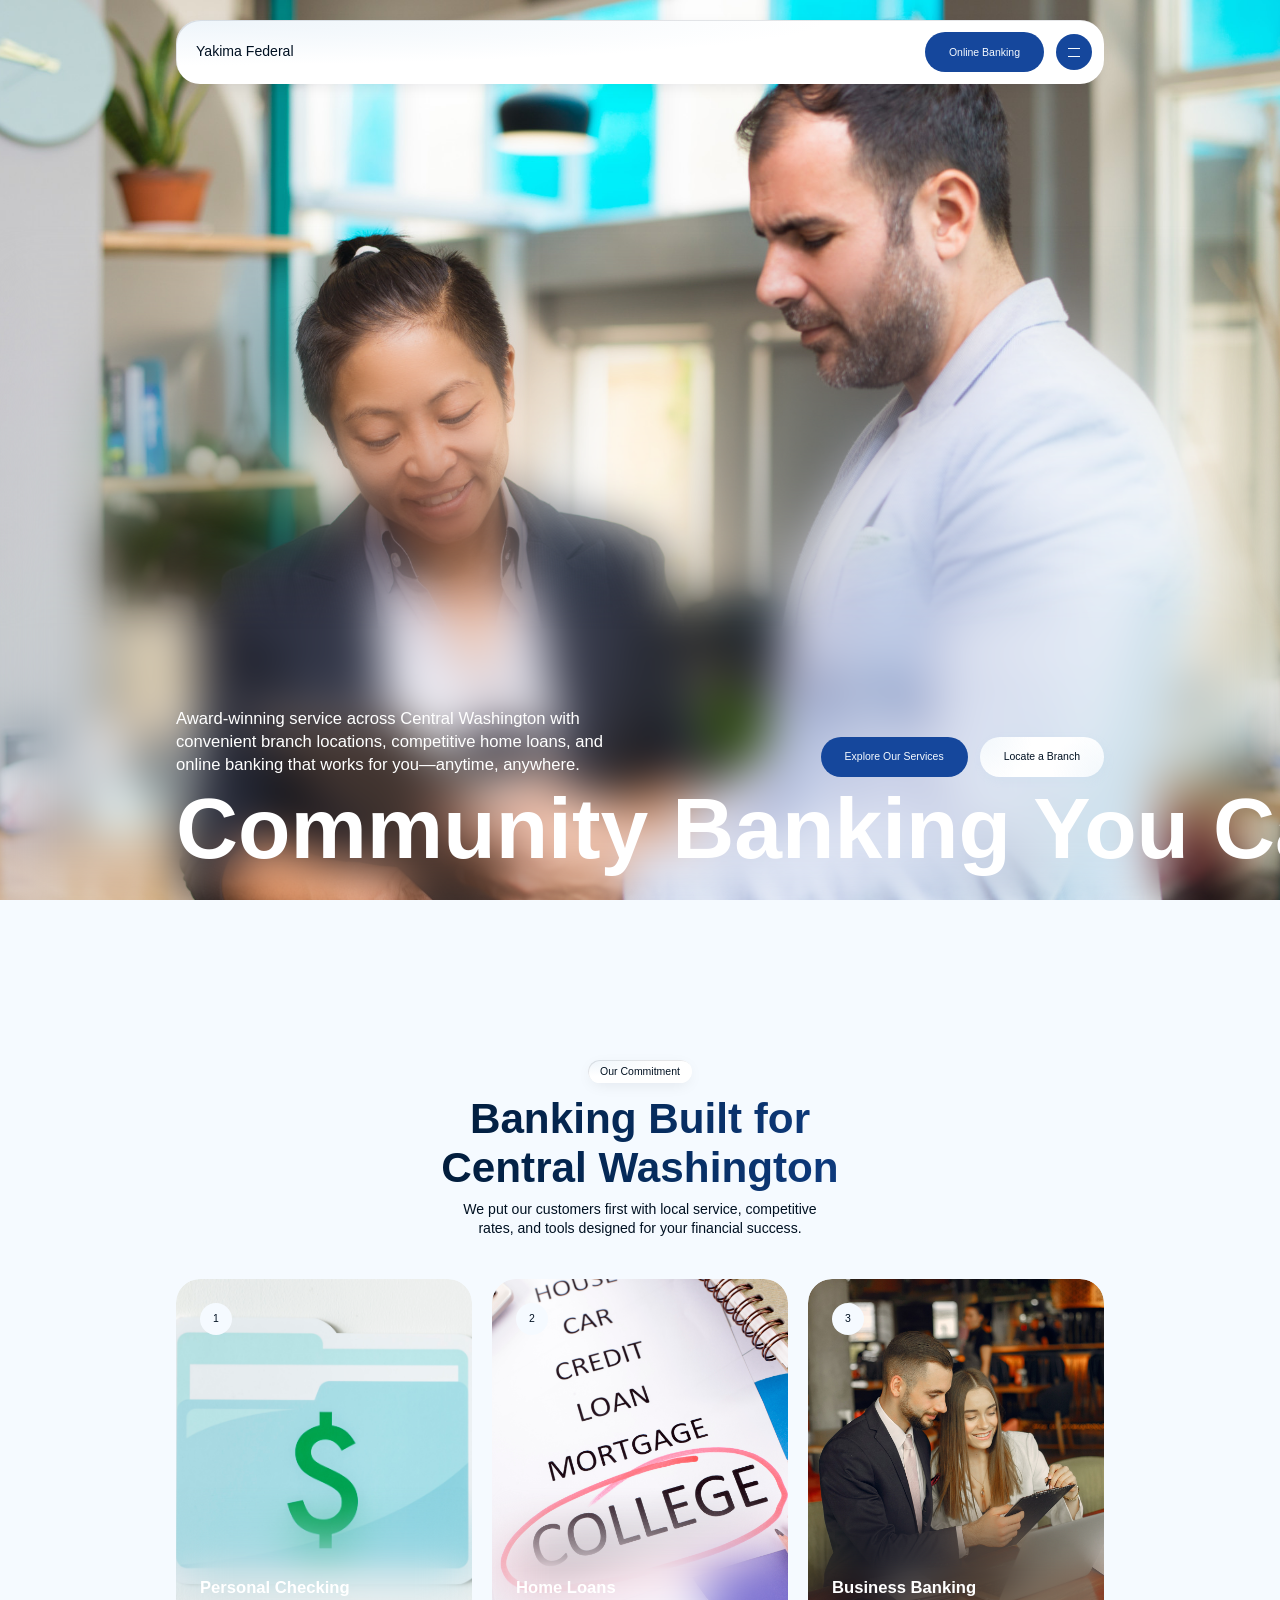
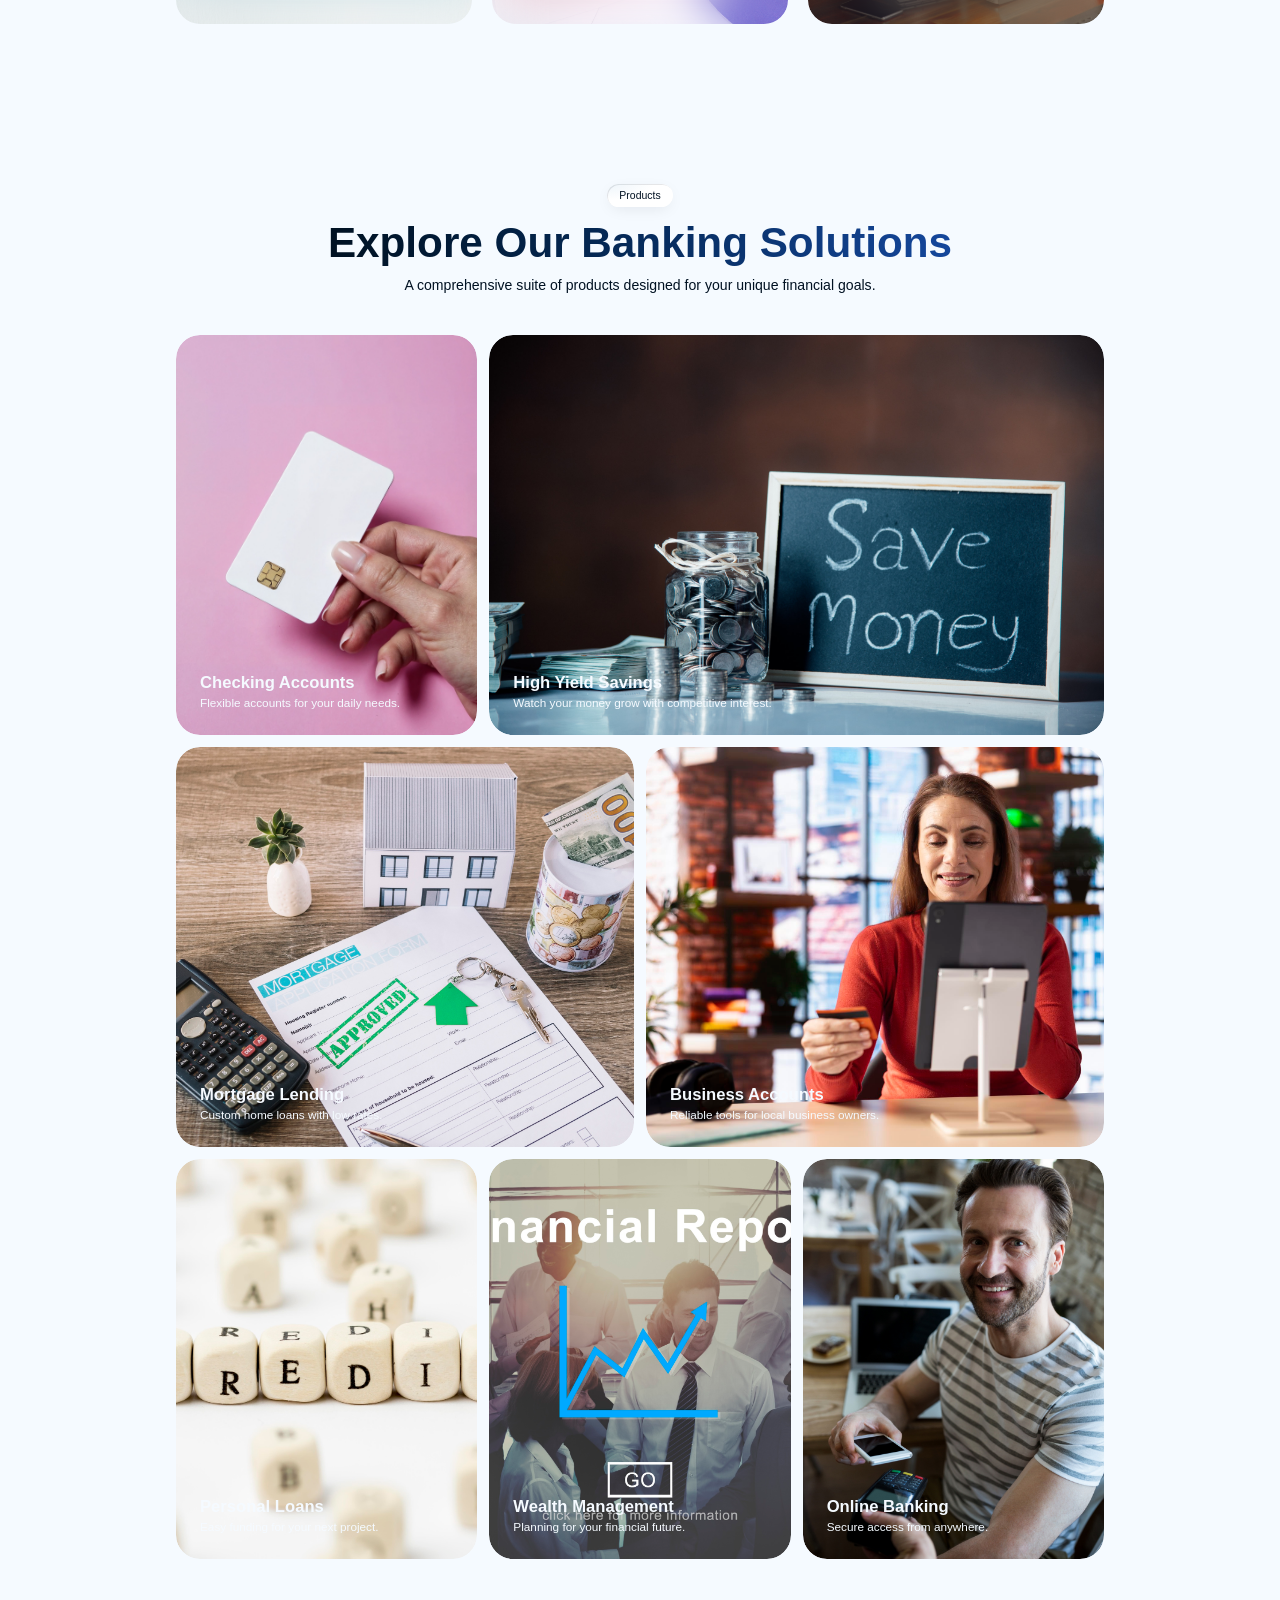
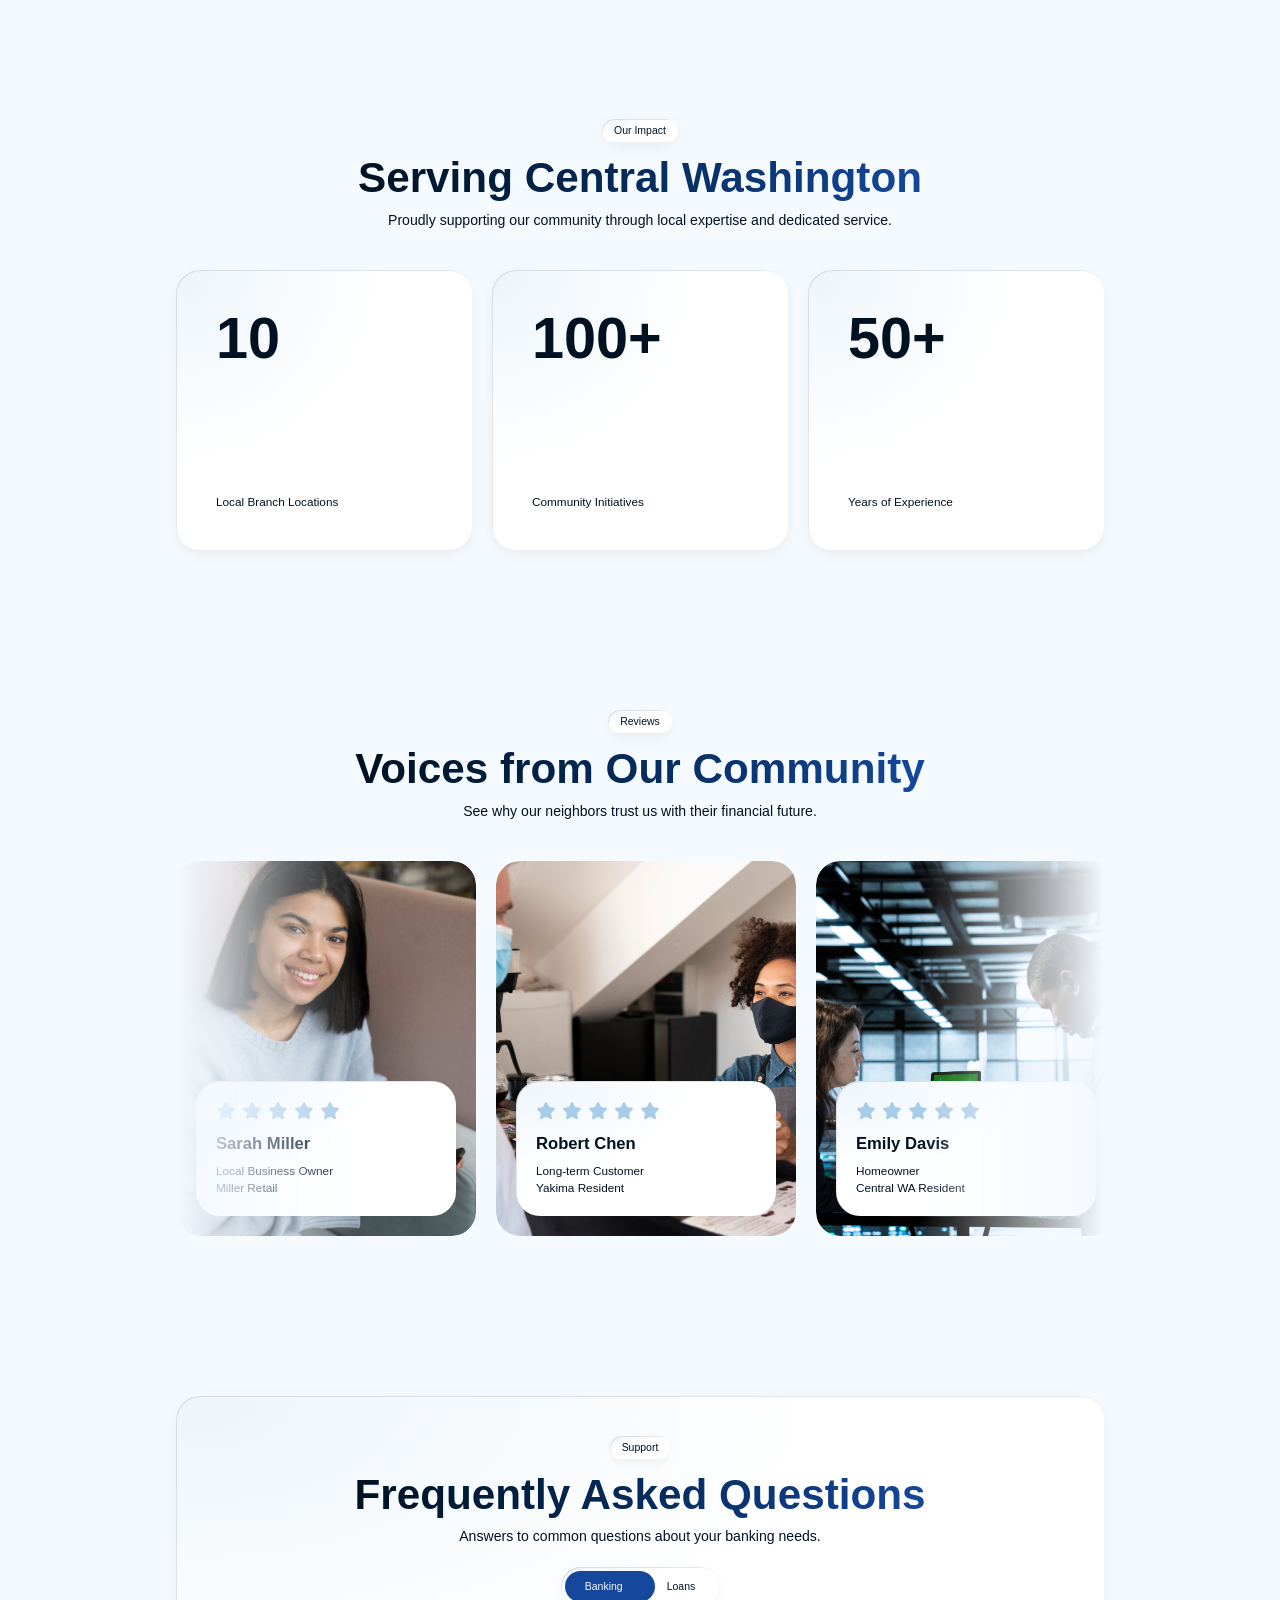
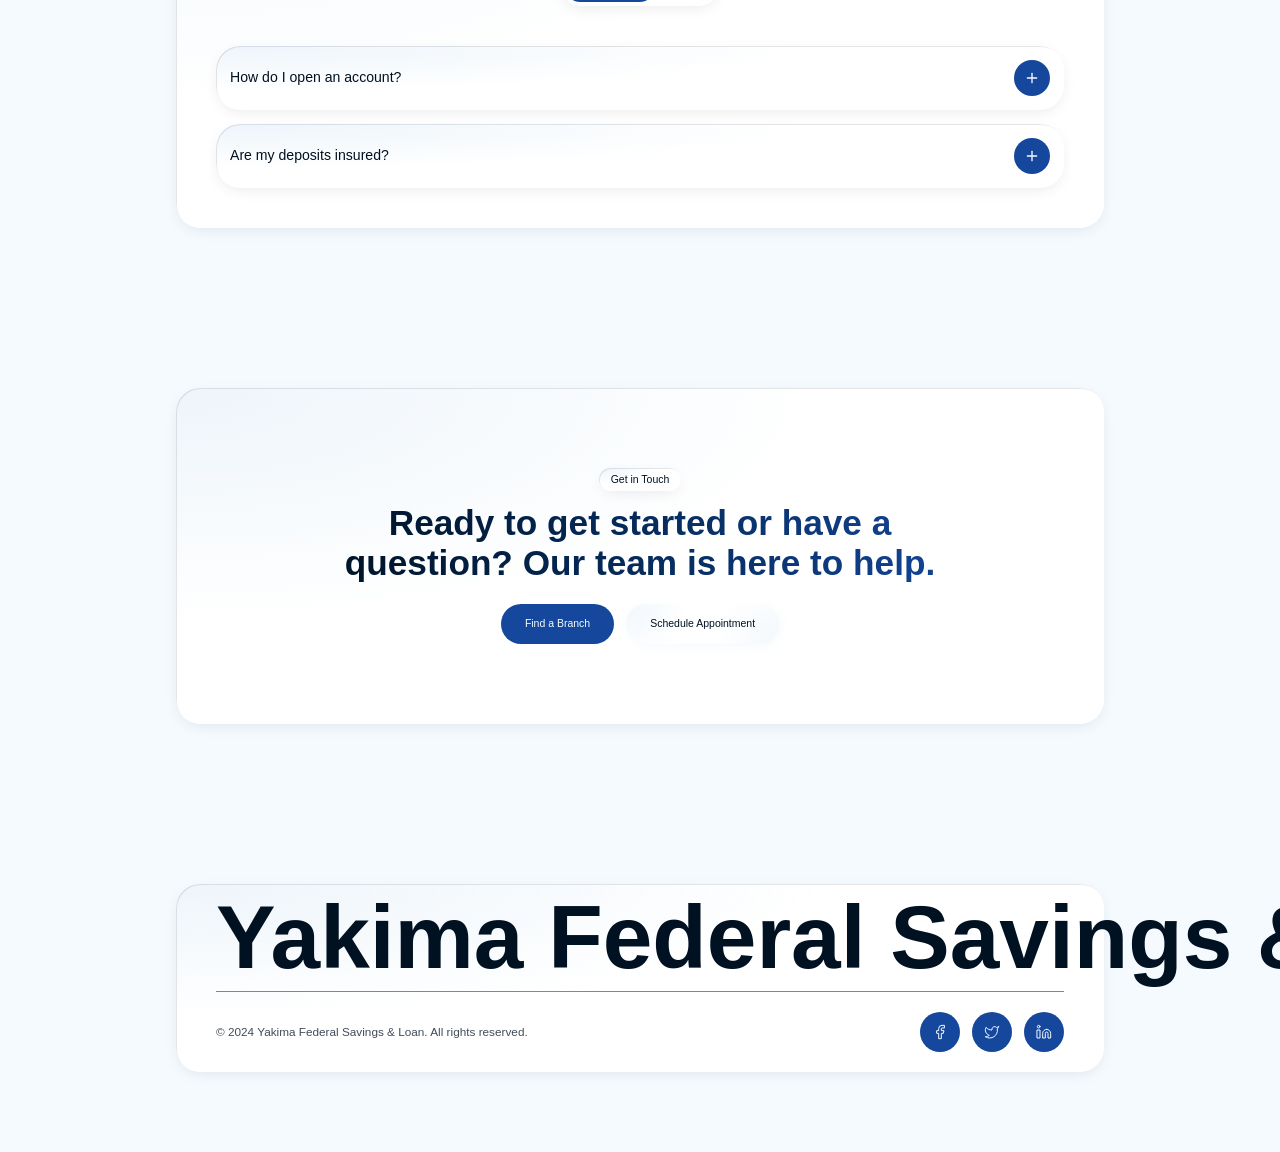
<file: yak/index.html>
<!DOCTYPE html><html lang="en" data-scrapbook-source="https://3003-im7e28mf1mzjrx52izzst.sandbox.webild.io/" data-scrapbook-create="20260710114350611"><head>
    

    

    <meta charset="UTF-8">
    
    
    <link href="css2.css" rel="stylesheet">
    
    <meta name="viewport" content="width=device-width, initial-scale=1.0">
    <title>Webild Components</title>
  <style type="text/css" data-vite-dev-id="/home/user/projects/af42d3ae-75d8-4c0c-932a-91e92aaf8ff1/src/index.css">@import url("css2-1.css");
@layer properties;
@layer theme, base, components, utilities;
@layer theme {
  :root, :host { --font-serif: ui-serif, Georgia, Cambria, "Times New Roman", Times, serif; --color-red-50: oklch(97.1% 0.013 17.38); --color-red-300: oklch(80.8% 0.114 19.571); --color-red-400: oklch(70.4% 0.191 22.216); --color-red-500: oklch(63.7% 0.237 25.331); --color-red-600: oklch(57.7% 0.245 27.325); --color-green-500: oklch(72.3% 0.219 149.579); --color-black: #000; --color-white: #fff; --spacing: 0.25rem; --container-xs: 20rem; --container-sm: 24rem; --container-md: 28rem; --container-lg: 32rem; --container-xl: 36rem; --container-4xl: 56rem; --container-7xl: 80rem; --text-xs: var(--text-xs); --text-xs--line-height: calc(1 / 0.75); --text-sm: var(--text-sm); --text-sm--line-height: calc(1.25 / 0.875); --text-base: var(--text-base); --text-base--line-height: calc(1.5 / 1); --text-lg: var(--text-lg); --text-lg--line-height: calc(1.75 / 1.125); --text-xl: var(--text-xl); --text-xl--line-height: calc(1.75 / 1.25); --text-2xl: var(--text-2xl); --text-2xl--line-height: calc(2 / 1.5); --text-3xl: var(--text-3xl); --text-3xl--line-height: calc(2.25 / 1.875); --text-4xl: var(--text-4xl); --text-4xl--line-height: calc(2.5 / 2.25); --text-5xl: var(--text-5xl); --text-5xl--line-height: 1; --text-6xl: var(--text-6xl); --text-6xl--line-height: 1; --text-7xl: var(--text-7xl); --text-7xl--line-height: 1; --text-8xl: var(--text-8xl); --text-8xl--line-height: 1; --text-9xl: var(--text-9xl); --text-9xl--line-height: 1; --font-weight-normal: 400; --font-weight-medium: 500; --font-weight-semibold: 600; --font-weight-bold: 700; --tracking-tight: -0.025em; --tracking-wide: 0.025em; --tracking-widest: 0.1em; --leading-tight: 1.25; --leading-snug: 1.375; --leading-normal: 1.5; --leading-relaxed: 1.625; --radius-xl: 0.75rem; --radius-2xl: 1rem; --radius-3xl: 1.5rem; --radius-4xl: 2rem; --drop-shadow-lg: 0 4px 4px rgb(0 0 0 / 0.15); --drop-shadow-2xl: 0 25px 25px rgb(0 0 0 / 0.15); --ease-out: cubic-bezier(0, 0, 0.2, 1); --ease-in-out: cubic-bezier(0.4, 0, 0.2, 1); --animate-spin: spin 1s linear infinite; --animate-pulse: pulse 2s cubic-bezier(0.4, 0, 0.6, 1) infinite; --blur-xs: 4px; --blur-sm: 8px; --blur-md: 12px; --blur-lg: 16px; --blur-xl: 24px; --blur-3xl: 64px; --perspective-distant: 1200px; --aspect-video: 16 / 9; --default-transition-duration: 150ms; --default-transition-timing-function: cubic-bezier(0.4, 0, 0.2, 1); --default-font-family: 'Mulish', sans-serif; --default-mono-font-family: monospace; --radius: var(--radius); --color-background: var(--background); --color-card: var(--card); --color-foreground: var(--foreground); --color-primary-cta: var(--primary-cta); --color-primary-cta-text: var(--primary-cta-text); --color-secondary-cta: var(--secondary-cta); --color-accent: var(--accent); --color-background-accent: var(--background-accent); --width-content-width: var(--width-content-width); --width-carousel-padding: var(--width-carousel-padding); --width-carousel-padding-controls: var(--width-carousel-padding-controls); --width-carousel-item-2: var(--width-carousel-item-2); --width-carousel-item-3: var(--width-carousel-item-3); --width-carousel-item-4: var(--width-carousel-item-4); --text-2xs: var(--text-2xs); }
}
@layer base {
  *, ::after, ::before, ::backdrop, ::file-selector-button { box-sizing: border-box; margin: 0px; padding: 0px; border: 0px solid; }
  html, :host { line-height: 1.5; tab-size: 4; font-family: var(--default-font-family, ui-sans-serif, system-ui, sans-serif, "Apple Color Emoji", "Segoe UI Emoji", "Segoe UI Symbol", "Noto Color Emoji"); font-feature-settings: var(--default-font-feature-settings, normal); font-variation-settings: var(--default-font-variation-settings, normal); }
  hr { height: 0px; color: inherit; border-top-width: 1px; }
  abbr:where([title]) { text-decoration: underline dotted; }
  h1, h2, h3, h4, h5, h6 { font-size: inherit; font-weight: inherit; }
  a { color: inherit; text-decoration: inherit; }
  b, strong { font-weight: bolder; }
  code, kbd, samp, pre { font-family: var(--default-mono-font-family, ui-monospace, SFMono-Regular, Menlo, Monaco, Consolas, "Liberation Mono", "Courier New", monospace); font-feature-settings: var(--default-mono-font-feature-settings, normal); font-variation-settings: var(--default-mono-font-variation-settings, normal); font-size: 1em; }
  small { font-size: 80%; }
  sub, sup { font-size: 75%; line-height: 0; position: relative; vertical-align: baseline; }
  sub { bottom: -0.25em; }
  sup { top: -0.5em; }
  table { text-indent: 0px; border-color: inherit; border-collapse: collapse; }
  :focus-visible { outline: auto; }
  progress { vertical-align: baseline; }
  summary { display: list-item; }
  ol, ul, menu { list-style: none; }
  img, svg, video, canvas, audio, iframe, embed, object { display: block; vertical-align: middle; }
  img, video { max-width: 100%; height: auto; }
  button, input, select, optgroup, textarea, ::file-selector-button { font: inherit; letter-spacing: inherit; color: inherit; border-radius: 0px; background-color: transparent; opacity: 1; }
  :where(select:is([multiple], [size])) optgroup { font-weight: bolder; }
  :where(select:is([multiple], [size])) optgroup option { padding-inline-start: 20px; }
  ::file-selector-button { margin-inline-end: 4px; }
  ::placeholder { opacity: 1; }
  @supports (not (-webkit-appearance: -apple-pay-button)) or (contain-intrinsic-size: 1px) {
  ::placeholder {
  color: currentcolor;
  @supports (color: color-mix(in lab, red, red)) {
  color: color-mix(in oklab, currentcolor, transparent);
}
}
}
  textarea { resize: vertical; }
  ::-webkit-search-decoration { appearance: none; }
  ::-webkit-date-and-time-value { min-height: 1lh; text-align: inherit; }
  ::-webkit-datetime-edit { display: inline-flex; }
  ::-webkit-datetime-edit-fields-wrapper { padding: 0px; }
  ::-webkit-datetime-edit, ::-webkit-datetime-edit-year-field, ::-webkit-datetime-edit-month-field, ::-webkit-datetime-edit-day-field, ::-webkit-datetime-edit-hour-field, ::-webkit-datetime-edit-minute-field, ::-webkit-datetime-edit-second-field, ::-webkit-datetime-edit-millisecond-field, ::-webkit-datetime-edit-meridiem-field { padding-block: 0px; }
  ::-webkit-calendar-picker-indicator { line-height: 1; }
  :user-invalid { box-shadow: none; }
  button, input:where([type="button"], [type="reset"], [type="submit"]), ::file-selector-button { appearance: button; }
  ::-webkit-inner-spin-button, ::-webkit-outer-spin-button { height: auto; }
  [hidden]:where(:not([hidden="until-found"])) { display: none !important; }
}
@layer utilities {
  .\@container\/field-group { container: field-group / inline-size; }
  .pointer-events-auto { pointer-events: auto; }
  .pointer-events-none { pointer-events: none; }
  .invisible { visibility: hidden; }
  .visible { visibility: visible; }
  .sr-only { position: absolute; width: 1px; height: 1px; padding: 0px; margin: -1px; overflow: hidden; clip-path: inset(50%); white-space: nowrap; border-width: 0px; }
  .absolute { position: absolute; }
  .fixed { position: fixed; }
  .relative { position: relative; }
  .static { position: static; }
  .sticky { position: sticky; }
  .inset-0 { inset: calc(var(--spacing) * 0); }
  .inset-0\.5 { inset: calc(var(--spacing) * 0.5); }
  .inset-px { inset: 1px; }
  .-inset-x-px { inset-inline: -1px; }
  .inset-x-0 { inset-inline: calc(var(--spacing) * 0); }
  .inset-x-1 { inset-inline: calc(var(--spacing) * 1); }
  .inset-x-2 { inset-inline: calc(var(--spacing) * 2); }
  .inset-x-3 { inset-inline: calc(var(--spacing) * 3); }
  .inset-x-4 { inset-inline: calc(var(--spacing) * 4); }
  .inset-x-5 { inset-inline: calc(var(--spacing) * 5); }
  .inset-x-6 { inset-inline: calc(var(--spacing) * 6); }
  .inset-y-0 { inset-block: calc(var(--spacing) * 0); }
  .inset-y-1 { inset-block: calc(var(--spacing) * 1); }
  .start { inset-inline-start: var(--spacing); }
  .end { inset-inline-end: var(--spacing); }
  .-top-2 { top: calc(var(--spacing) * -2); }
  .-top-3 { top: calc(var(--spacing) * -3); }
  .-top-7 { top: calc(var(--spacing) * -7); }
  .-top-12 { top: calc(var(--spacing) * -12); }
  .-top-\[15\%\] { top: calc(-15%); }
  .-top-\[252px\] { top: calc(-252px); }
  .-top-\[352px\] { top: calc(-352px); }
  .-top-\[400px\] { top: calc(-400px); }
  .-top-\[571px\] { top: calc(-571px); }
  .top-0 { top: calc(var(--spacing) * 0); }
  .top-1 { top: calc(var(--spacing) * 1); }
  .top-1\.5 { top: calc(var(--spacing) * 1.5); }
  .top-1\/2 { top: calc(50%); }
  .top-2 { top: calc(var(--spacing) * 2); }
  .top-3 { top: calc(var(--spacing) * 3); }
  .top-3\.5 { top: calc(var(--spacing) * 3.5); }
  .top-4 { top: calc(var(--spacing) * 4); }
  .top-5 { top: calc(var(--spacing) * 5); }
  .top-8 { top: calc(var(--spacing) * 8); }
  .top-15\/100 { top: calc(15%); }
  .top-\[-20vh\] { top: -20vh; }
  .top-\[-30vh\] { top: -30vh; }
  .top-\[1px\] { top: 1px; }
  .top-\[5\%\] { top: 5%; }
  .top-\[25vw\] { top: 25vw; }
  .top-\[28\%\] { top: 28%; }
  .top-\[40\%\] { top: 40%; }
  .top-\[50\%\] { top: 50%; }
  .top-\[60\%\] { top: 60%; }
  .top-full { top: 100%; }
  .-right-2 { right: calc(var(--spacing) * -2); }
  .-right-3 { right: calc(var(--spacing) * -3); }
  .-right-12 { right: calc(var(--spacing) * -12); }
  .-right-\[33vw\] { right: calc(-33vw); }
  .-right-\[36vw\] { right: calc(-36vw); }
  .right-0 { right: calc(var(--spacing) * 0); }
  .right-1 { right: calc(var(--spacing) * 1); }
  .right-2 { right: calc(var(--spacing) * 2); }
  .right-3 { right: calc(var(--spacing) * 3); }
  .right-4 { right: calc(var(--spacing) * 4); }
  .right-5 { right: calc(var(--spacing) * 5); }
  .right-6 { right: calc(var(--spacing) * 6); }
  .right-\[2\.5vw\] { right: 2.5vw; }
  .right-\[5\%\] { right: 5%; }
  .right-\[calc\(\(100vw-var\(--width-content-width\)\)\/2\)\] { right: calc((100vw - var(--width-content-width)) / 2); }
  .right-full { right: 100%; }
  .-bottom-2 { bottom: calc(var(--spacing) * -2); }
  .-bottom-3 { bottom: calc(var(--spacing) * -3); }
  .-bottom-12 { bottom: calc(var(--spacing) * -12); }
  .-bottom-\[9vh\] { bottom: calc(-9vh); }
  .-bottom-\[46px\] { bottom: calc(-46px); }
  .-bottom-\[61vh\] { bottom: calc(-61vh); }
  .-bottom-\[62vh\] { bottom: calc(-62vh); }
  .-bottom-\[920px\] { bottom: calc(-920px); }
  .-bottom-px { bottom: -1px; }
  .bottom-0 { bottom: calc(var(--spacing) * 0); }
  .bottom-1 { bottom: calc(var(--spacing) * 1); }
  .bottom-2 { bottom: calc(var(--spacing) * 2); }
  .bottom-3 { bottom: calc(var(--spacing) * 3); }
  .bottom-4 { bottom: calc(var(--spacing) * 4); }
  .bottom-5 { bottom: calc(var(--spacing) * 5); }
  .bottom-6 { bottom: calc(var(--spacing) * 6); }
  .bottom-\[-40vh\] { bottom: -40vh; }
  .bottom-\[5\%\] { bottom: 5%; }
  .bottom-\[25vh\] { bottom: 25vh; }
  .bottom-\[calc\(var\(--spacing-4\)\+var\(--spacing-4\)\)\] { bottom: calc(var(--spacing-4) + var(--spacing-4)); }
  .bottom-full { bottom: 100%; }
  .-left-2 { left: calc(var(--spacing) * -2); }
  .-left-3 { left: calc(var(--spacing) * -3); }
  .-left-7 { left: calc(var(--spacing) * -7); }
  .-left-12 { left: calc(var(--spacing) * -12); }
  .-left-\[15\%\] { left: calc(-15%); }
  .-left-\[33vw\] { left: calc(-33vw); }
  .-left-\[36vw\] { left: calc(-36vw); }
  .-left-\[373px\] { left: calc(-373px); }
  .-left-full { left: -100%; }
  .left-0 { left: calc(var(--spacing) * 0); }
  .left-1 { left: calc(var(--spacing) * 1); }
  .left-1\/2 { left: calc(50%); }
  .left-2 { left: calc(var(--spacing) * 2); }
  .left-3 { left: calc(var(--spacing) * 3); }
  .left-4 { left: calc(var(--spacing) * 4); }
  .left-5 { left: calc(var(--spacing) * 5); }
  .left-6 { left: calc(var(--spacing) * 6); }
  .left-\[2vw\] { left: 2vw; }
  .left-\[5\%\] { left: 5%; }
  .left-\[50\%\] { left: 50%; }
  .left-\[calc\(\(100vw-var\(--width-content-width\)\)\/2\)\] { left: calc((100vw - var(--width-content-width)) / 2); }
  .left-\[calc\(50\%-7\.5px\)\] { left: calc(50% - 7.5px); }
  .left-\[calc\(50\%-10px\)\] { left: calc(50% - 10px); }
  .left-\[calc\(50\%-17\.5px\)\] { left: calc(50% - 17.5px); }
  .left-\[calc\(50\%-20px\)\] { left: calc(50% - 20px); }
  .left-\[calc\(50\%-432\.5px\)\] { left: calc(50% - 432.5px); }
  .left-\[calc\(50\%-599px\)\] { left: calc(50% - 599px); }
  .left-\[calc\(var\(--vw-1\)\*2\)\] { left: calc(var(--vw-1) * 2); }
  .left-full { left: 100%; }
  .isolate { isolation: isolate; }
  .-z-10 { z-index: calc(-10); }
  .z-0 { z-index: 0; }
  .z-1 { z-index: 1; }
  .z-2 { z-index: 2; }
  .z-10 { z-index: 10; }
  .z-20 { z-index: 20; }
  .z-30 { z-index: 30; }
  .z-40 { z-index: 40; }
  .z-50 { z-index: 50; }
  .z-100 { z-index: 100; }
  .z-110 { z-index: 110; }
  .z-999 { z-index: 999; }
  .z-1000 { z-index: 1000; }
  .z-1001 { z-index: 1001; }
  .z-99999 { z-index: 99999; }
  .z-\[1\] { z-index: 1; }
  .z-\[100\] { z-index: 100; }
  .z-\[99999\] { z-index: 99999; }
  .order-1 { order: 1; }
  .order-2 { order: 2; }
  .order-first { order: -9999; }
  .order-last { order: 9999; }
  .col-span-1 { grid-column: span 1 / span 1; }
  .col-start-1 { grid-column-start: 1; }
  .row-start-1 { grid-row-start: 1; }
  .container {
  width: 100%;
  @media (width >= 40rem) {
  max-width: 40rem;
}
  @media (width >= 48rem) {
  max-width: 48rem;
}
  @media (width >= 64rem) {
  max-width: 64rem;
}
  @media (width >= 80rem) {
  max-width: 80rem;
}
  @media (width >= 96rem) {
  max-width: 96rem;
}
}
  .\!m-0 { margin: calc(var(--spacing) * 0)  !important; }
  .m-0 { margin: calc(var(--spacing) * 0); }
  .m-1 { margin: calc(var(--spacing) * 1); }
  .m-8 { margin: calc(var(--spacing) * 8); }
  .m-9 { margin: calc(var(--spacing) * 9); }
  .m-10 { margin: calc(var(--spacing) * 10); }
  .m-12 { margin: calc(var(--spacing) * 12); }
  .m-16 { margin: calc(var(--spacing) * 16); }
  .-mx-1 { margin-inline: calc(var(--spacing) * -1); }
  .-mx-\[4\%\] { margin-inline: calc(-4%); }
  .mx-1 { margin-inline: calc(var(--spacing) * 1); }
  .mx-2 { margin-inline: calc(var(--spacing) * 2); }
  .mx-3 { margin-inline: calc(var(--spacing) * 3); }
  .mx-3\.5 { margin-inline: calc(var(--spacing) * 3.5); }
  .mx-\[0\.25em\] { margin-inline: 0.25em; }
  .mx-auto { margin-inline: auto; }
  .-my-2 { margin-block: calc(var(--spacing) * -2); }
  .my-0 { margin-block: calc(var(--spacing) * 0); }
  .my-0\.5 { margin-block: calc(var(--spacing) * 0.5); }
  .my-1 { margin-block: calc(var(--spacing) * 1); }
  .my-4 { margin-block: calc(var(--spacing) * 4); }
  .my-5 { margin-block: calc(var(--spacing) * 5); }
  .my-8 { margin-block: calc(var(--spacing) * 8); }
  .my-20 { margin-block: calc(var(--spacing) * 20); }
  .-mt-1 { margin-top: calc(var(--spacing) * -1); }
  .-mt-4 { margin-top: calc(var(--spacing) * -4); }
  .-mt-5 { margin-top: calc(var(--spacing) * -5); }
  .mt-0\.5 { margin-top: calc(var(--spacing) * 0.5); }
  .mt-0\.75 { margin-top: calc(var(--spacing) * 0.75); }
  .mt-1 { margin-top: calc(var(--spacing) * 1); }
  .mt-1\.5 { margin-top: calc(var(--spacing) * 1.5); }
  .mt-2 { margin-top: calc(var(--spacing) * 2); }
  .mt-3 { margin-top: calc(var(--spacing) * 3); }
  .mt-4 { margin-top: calc(var(--spacing) * 4); }
  .mt-5 { margin-top: calc(var(--spacing) * 5); }
  .mt-6 { margin-top: calc(var(--spacing) * 6); }
  .mt-8 { margin-top: calc(var(--spacing) * 8); }
  .mt-12 { margin-top: calc(var(--spacing) * 12); }
  .mt-20 { margin-top: calc(var(--spacing) * 20); }
  .mt-24 { margin-top: calc(var(--spacing) * 24); }
  .mt-\[-0\.25em\] { margin-top: -0.25em; }
  .mt-auto { margin-top: auto; }
  .mr-1 { margin-right: calc(var(--spacing) * 1); }
  .mr-2 { margin-right: calc(var(--spacing) * 2); }
  .mr-3 { margin-right: calc(var(--spacing) * 3); }
  .mr-5 { margin-right: calc(var(--spacing) * 5); }
  .-mb-\[0\.1em\] { margin-bottom: calc(-0.1em); }
  .mb-0\.5 { margin-bottom: calc(var(--spacing) * 0.5); }
  .mb-1 { margin-bottom: calc(var(--spacing) * 1); }
  .mb-2 { margin-bottom: calc(var(--spacing) * 2); }
  .mb-3 { margin-bottom: calc(var(--spacing) * 3); }
  .mb-4 { margin-bottom: calc(var(--spacing) * 4); }
  .mb-5 { margin-bottom: calc(var(--spacing) * 5); }
  .mb-6 { margin-bottom: calc(var(--spacing) * 6); }
  .mb-8 { margin-bottom: calc(var(--spacing) * 8); }
  .mb-10 { margin-bottom: calc(var(--spacing) * 10); }
  .mb-20 { margin-bottom: calc(var(--spacing) * 20); }
  .-ml-3 { margin-left: calc(var(--spacing) * -3); }
  .-ml-4 { margin-left: calc(var(--spacing) * -4); }
  .-ml-5 { margin-left: calc(var(--spacing) * -5); }
  .-ml-15 { margin-left: calc(var(--spacing) * -15); }
  .ml-1 { margin-left: calc(var(--spacing) * 1); }
  .ml-2 { margin-left: calc(var(--spacing) * 2); }
  .ml-4 { margin-left: calc(var(--spacing) * 4); }
  .ml-auto { margin-left: auto; }
  .line-clamp-2 { overflow: hidden; display: -webkit-box; -moz-box-orient: vertical; -webkit-line-clamp: 2; }
  .line-clamp-3 { overflow: hidden; display: -webkit-box; -moz-box-orient: vertical; -webkit-line-clamp: 3; }
  .block { display: block; }
  .flex { display: flex; }
  .grid { display: grid; }
  .hidden { display: none; }
  .inline { display: inline; }
  .inline-block { display: inline-block; }
  .inline-flex { display: inline-flex; }
  .table { display: table; }
  .aspect-2\/1 { aspect-ratio: 2 / 1; }
  .aspect-3\/2 { aspect-ratio: 3 / 2; }
  .aspect-3\/4 { aspect-ratio: 3 / 4; }
  .aspect-4\/3 { aspect-ratio: 4 / 3; }
  .aspect-4\/5 { aspect-ratio: 4 / 5; }
  .aspect-5\/6 { aspect-ratio: 5 / 6; }
  .aspect-6\/7 { aspect-ratio: 6 / 7; }
  .aspect-9\/16 { aspect-ratio: 9 / 16; }
  .aspect-square { aspect-ratio: 1 / 1; }
  .aspect-video { aspect-ratio: var(--aspect-video); }
  .size-1\/2 { width: calc(50%); height: calc(50%); }
  .size-2 { width: calc(var(--spacing) * 2); height: calc(var(--spacing) * 2); }
  .size-2\.5 { width: calc(var(--spacing) * 2.5); height: calc(var(--spacing) * 2.5); }
  .size-3 { width: calc(var(--spacing) * 3); height: calc(var(--spacing) * 3); }
  .size-3\.5 { width: calc(var(--spacing) * 3.5); height: calc(var(--spacing) * 3.5); }
  .size-4 { width: calc(var(--spacing) * 4); height: calc(var(--spacing) * 4); }
  .size-4\/10 { width: calc(40%); height: calc(40%); }
  .size-5 { width: calc(var(--spacing) * 5); height: calc(var(--spacing) * 5); }
  .size-6 { width: calc(var(--spacing) * 6); height: calc(var(--spacing) * 6); }
  .size-7 { width: calc(var(--spacing) * 7); height: calc(var(--spacing) * 7); }
  .size-8 { width: calc(var(--spacing) * 8); height: calc(var(--spacing) * 8); }
  .size-9 { width: calc(var(--spacing) * 9); height: calc(var(--spacing) * 9); }
  .size-10 { width: calc(var(--spacing) * 10); height: calc(var(--spacing) * 10); }
  .size-12 { width: calc(var(--spacing) * 12); height: calc(var(--spacing) * 12); }
  .size-14 { width: calc(var(--spacing) * 14); height: calc(var(--spacing) * 14); }
  .size-16 { width: calc(var(--spacing) * 16); height: calc(var(--spacing) * 16); }
  .size-18 { width: calc(var(--spacing) * 18); height: calc(var(--spacing) * 18); }
  .size-20 { width: calc(var(--spacing) * 20); height: calc(var(--spacing) * 20); }
  .size-22 { width: calc(var(--spacing) * 22); height: calc(var(--spacing) * 22); }
  .size-24 { width: calc(var(--spacing) * 24); height: calc(var(--spacing) * 24); }
  .size-40 { width: calc(var(--spacing) * 40); height: calc(var(--spacing) * 40); }
  .size-60 { width: calc(var(--spacing) * 60); height: calc(var(--spacing) * 60); }
  .size-80 { width: calc(var(--spacing) * 80); height: calc(var(--spacing) * 80); }
  .size-100 { width: calc(var(--spacing) * 100); height: calc(var(--spacing) * 100); }
  .size-\[--cell-size\] { }
  .size-\[1em\] { width: 1em; height: 1em; }
  .size-full { width: 100%; height: 100%; }
  .h-\(--text-7xl\) { height: var(--text-7xl); }
  .h-\(--text-base\) { height: var(--text-base); }
  .h-\(--text-sm\) { height: var(--text-sm); }
  .h-\(--text-xl\) { height: var(--text-xl); }
  .h-0\.5 { height: calc(var(--spacing) * 0.5); }
  .h-1 { height: calc(var(--spacing) * 1); }
  .h-1\.5 { height: calc(var(--spacing) * 1.5); }
  .h-1\/2 { height: calc(50%); }
  .h-1\/3 { height: calc(33.3333%); }
  .h-2 { height: calc(var(--spacing) * 2); }
  .h-2\.5 { height: calc(var(--spacing) * 2.5); }
  .h-2\/5 { height: calc(40%); }
  .h-3 { height: calc(var(--spacing) * 3); }
  .h-3\.5 { height: calc(var(--spacing) * 3.5); }
  .h-4 { height: calc(var(--spacing) * 4); }
  .h-4\/5 { height: calc(80%); }
  .h-5 { height: calc(var(--spacing) * 5); }
  .h-5\/10 { height: calc(50%); }
  .h-6 { height: calc(var(--spacing) * 6); }
  .h-7 { height: calc(var(--spacing) * 7); }
  .h-8 { height: calc(var(--spacing) * 8); }
  .h-9 { height: calc(var(--spacing) * 9); }
  .h-10 { height: calc(var(--spacing) * 10); }
  .h-11 { height: calc(var(--spacing) * 11); }
  .h-12 { height: calc(var(--spacing) * 12); }
  .h-13 { height: calc(var(--spacing) * 13); }
  .h-14 { height: calc(var(--spacing) * 14); }
  .h-15 { height: calc(var(--spacing) * 15); }
  .h-20 { height: calc(var(--spacing) * 20); }
  .h-30 { height: calc(var(--spacing) * 30); }
  .h-36 { height: calc(var(--spacing) * 36); }
  .h-48 { height: calc(var(--spacing) * 48); }
  .h-60 { height: calc(var(--spacing) * 60); }
  .h-70\/100 { height: calc(70%); }
  .h-72 { height: calc(var(--spacing) * 72); }
  .h-80 { height: calc(var(--spacing) * 80); }
  .h-90 { height: calc(var(--spacing) * 90); }
  .h-96 { height: calc(var(--spacing) * 96); }
  .h-100 { height: calc(var(--spacing) * 100); }
  .h-150 { height: calc(var(--spacing) * 150); }
  .h-\[--cell-size\] { }
  .h-\[1em\] { height: 1em; }
  .h-\[1px\] { height: 1px; }
  .h-\[12vh\] { height: 12vh; }
  .h-\[20em\] { height: 20em; }
  .h-\[50svh\] { height: 50svh; }
  .h-\[50vh\] { height: 50vh; }
  .h-\[70vh\] { height: 70vh; }
  .h-\[90svh\] { height: 90svh; }
  .h-\[92px\] { height: 92px; }
  .h-\[105vh\] { height: 105vh; }
  .h-\[110vh\] { height: 110vh; }
  .h-\[120\%\] { height: 120%; }
  .h-\[129vh\] { height: 129vh; }
  .h-\[130\%\] { height: 130%; }
  .h-\[140vw\] { height: 140vw; }
  .h-\[150vh\] { height: 150vh; }
  .h-\[150vw\] { height: 150vw; }
  .h-\[179vh\] { height: 179vh; }
  .h-\[300vh\] { height: 300vh; }
  .h-\[450px\] { height: 450px; }
  .h-\[929px\] { height: 929px; }
  .h-\[calc\(var\(--text-base\)\*1\.25\)\] { height: calc(var(--text-base) * 1.25); }
  .h-\[var\(--radix-navigation-menu-viewport-height\)\] { height: var(--radix-navigation-menu-viewport-height); }
  .h-\[var\(--radix-select-trigger-height\)\] { height: var(--radix-select-trigger-height); }
  .h-auto { height: auto; }
  .h-fit { height: fit-content; }
  .h-full { height: 100%; }
  .h-max { height: max-content; }
  .h-px { height: 1px; }
  .h-screen { height: 100vh; }
  .h-svh { height: 100svh; }
  .max-h-96 { max-height: calc(var(--spacing) * 96); }
  .max-h-\[--radix-context-menu-content-available-height\] { }
  .max-h-\[300px\] { max-height: 300px; }
  .max-h-\[var\(--radix-dropdown-menu-content-available-height\)\] { max-height: var(--radix-dropdown-menu-content-available-height); }
  .max-h-screen { max-height: 100vh; }
  .min-h-0 { min-height: calc(var(--spacing) * 0); }
  .min-h-8 { min-height: calc(var(--spacing) * 8); }
  .min-h-9 { min-height: calc(var(--spacing) * 9); }
  .min-h-10 { min-height: calc(var(--spacing) * 10); }
  .min-h-24 { min-height: calc(var(--spacing) * 24); }
  .min-h-60 { min-height: calc(var(--spacing) * 60); }
  .min-h-70 { min-height: calc(var(--spacing) * 70); }
  .min-h-80 { min-height: calc(var(--spacing) * 80); }
  .min-h-100 { min-height: calc(var(--spacing) * 100); }
  .min-h-\[60px\] { min-height: 60px; }
  .min-h-\[80px\] { min-height: 80px; }
  .min-h-svh { min-height: 100svh; }
  .w-0 { width: calc(var(--spacing) * 0); }
  .w-0\.5 { width: calc(var(--spacing) * 0.5); }
  .w-1 { width: calc(var(--spacing) * 1); }
  .w-1\/2 { width: calc(50%); }
  .w-1\/3 { width: calc(33.3333%); }
  .w-2 { width: calc(var(--spacing) * 2); }
  .w-2\.5 { width: calc(var(--spacing) * 2.5); }
  .w-2\/5 { width: calc(40%); }
  .w-3 { width: calc(var(--spacing) * 3); }
  .w-3\.5 { width: calc(var(--spacing) * 3.5); }
  .w-3\/4 { width: calc(75%); }
  .w-3\/5 { width: calc(60%); }
  .w-4 { width: calc(var(--spacing) * 4); }
  .w-4\/5 { width: calc(80%); }
  .w-5 { width: calc(var(--spacing) * 5); }
  .w-6 { width: calc(var(--spacing) * 6); }
  .w-6\/10 { width: calc(60%); }
  .w-7 { width: calc(var(--spacing) * 7); }
  .w-7xl { width: var(--container-7xl); }
  .w-8 { width: calc(var(--spacing) * 8); }
  .w-9 { width: calc(var(--spacing) * 9); }
  .w-9\/10 { width: calc(90%); }
  .w-10 { width: calc(var(--spacing) * 10); }
  .w-11 { width: calc(var(--spacing) * 11); }
  .w-12 { width: calc(var(--spacing) * 12); }
  .w-14 { width: calc(var(--spacing) * 14); }
  .w-20 { width: calc(var(--spacing) * 20); }
  .w-24 { width: calc(var(--spacing) * 24); }
  .w-25\/100 { width: calc(25%); }
  .w-28 { width: calc(var(--spacing) * 28); }
  .w-48 { width: calc(var(--spacing) * 48); }
  .w-60 { width: calc(var(--spacing) * 60); }
  .w-64 { width: calc(var(--spacing) * 64); }
  .w-65\/100 { width: calc(65%); }
  .w-72 { width: calc(var(--spacing) * 72); }
  .w-75\/100 { width: calc(75%); }
  .w-80 { width: calc(var(--spacing) * 80); }
  .w-95\/100 { width: calc(95%); }
  .w-96 { width: calc(var(--spacing) * 96); }
  .w-100 { width: calc(var(--spacing) * 100); }
  .w-\[--cell-size\] { }
  .w-\[--sidebar-width\] { }
  .w-\[1px\] { width: 1px; }
  .w-\[9vw\] { width: 9vw; }
  .w-\[10vw\] { width: 10vw; }
  .w-\[12\.5vw\] { width: 12.5vw; }
  .w-\[15em\] { width: 15em; }
  .w-\[15px\] { width: 15px; }
  .w-\[15vw\] { width: 15vw; }
  .w-\[20px\] { width: 20px; }
  .w-\[23\%\] { width: 23%; }
  .w-\[35\%\] { width: 35%; }
  .w-\[35px\] { width: 35px; }
  .w-\[40px\] { width: 40px; }
  .w-\[45vw\] { width: 45vw; }
  .w-\[49vw\] { width: 49vw; }
  .w-\[50vw\] { width: 50vw; }
  .w-\[55\%\] { width: 55%; }
  .w-\[70\%\] { width: 70%; }
  .w-\[100px\] { width: 100px; }
  .w-\[120vw\] { width: 120vw; }
  .w-\[130\%\] { width: 130%; }
  .w-\[150vw\] { width: 150vw; }
  .w-\[160px\] { width: 160px; }
  .w-\[865px\] { width: 865px; }
  .w-\[1142px\] { width: 1142px; }
  .w-\[1198px\] { width: 1198px; }
  .w-auto { width: auto; }
  .w-carousel-item-3 { width: var(--width-carousel-item-3); }
  .w-carousel-item-4 { width: var(--width-carousel-item-4); }
  .w-carousel-padding { width: var(--width-carousel-padding); }
  .w-carousel-padding-controls { width: var(--width-carousel-padding-controls); }
  .w-content-width { width: var(--width-content-width); }
  .w-fit { width: fit-content; }
  .w-full { width: 100%; }
  .w-lg { width: var(--container-lg); }
  .w-max { width: max-content; }
  .w-md { width: var(--container-md); }
  .w-px { width: 1px; }
  .w-screen { width: 100vw; }
  .w-xs { width: var(--container-xs); }
  .max-w-3\/4 { max-width: calc(75%); }
  .max-w-9\/10 { max-width: calc(90%); }
  .max-w-\[--skeleton-width\] { }
  .max-w-\[82px\] { max-width: 82px; }
  .max-w-\[95\%\] { max-width: 95%; }
  .max-w-\[340px\] { max-width: 340px; }
  .max-w-\[420px\] { max-width: 420px; }
  .max-w-full { max-width: 100%; }
  .max-w-lg { max-width: var(--container-lg); }
  .max-w-max { max-width: max-content; }
  .max-w-sm { max-width: var(--container-sm); }
  .max-w-xl { max-width: var(--container-xl); }
  .max-w-xs { max-width: var(--container-xs); }
  .min-w-0 { min-width: calc(var(--spacing) * 0); }
  .min-w-5 { min-width: calc(var(--spacing) * 5); }
  .min-w-8 { min-width: calc(var(--spacing) * 8); }
  .min-w-9 { min-width: calc(var(--spacing) * 9); }
  .min-w-10 { min-width: calc(var(--spacing) * 10); }
  .min-w-32 { min-width: calc(var(--spacing) * 32); }
  .min-w-\[--cell-size\] { }
  .min-w-\[8rem\] { min-width: 8rem; }
  .min-w-\[12rem\] { min-width: 12rem; }
  .min-w-\[30px\] { min-width: 30px; }
  .min-w-\[var\(--radix-select-trigger-width\)\] { min-width: var(--radix-select-trigger-width); }
  .flex-1 { flex: 1 1 0%; }
  .flex-none { flex: 0 0 auto; }
  .shrink-0 { flex-shrink: 0; }
  .flex-grow { flex-grow: 1; }
  .grow { flex-grow: 1; }
  .grow-0 { flex-grow: 0; }
  .basis-full { flex-basis: 100%; }
  .caption-bottom { caption-side: bottom; }
  .border-collapse { border-collapse: collapse; }
  .origin-\[--radix-context-menu-content-transform-origin\] { }
  .origin-\[--radix-dropdown-menu-content-transform-origin\] { }
  .origin-\[--radix-hover-card-content-transform-origin\] { }
  .origin-\[--radix-menubar-content-transform-origin\] { }
  .origin-\[--radix-popover-content-transform-origin\] { }
  .origin-center { transform-origin: center center 0px; }
  .origin-left { transform-origin: 0px center 0px; }
  .origin-top { transform-origin: center top 0px; }
  .origin-top-right { transform-origin: 100% 0px 0px; }
  .-translate-x-1\/2 { --tw-translate-x: calc(calc(1 / 2 * 100%) * -1); translate: var(--tw-translate-x) var(--tw-translate-y); }
  .-translate-x-1\/4 { --tw-translate-x: calc(calc(1 / 4 * 100%) * -1); translate: var(--tw-translate-x) var(--tw-translate-y); }
  .-translate-x-3 { --tw-translate-x: calc(var(--spacing) * -3); translate: var(--tw-translate-x) var(--tw-translate-y); }
  .-translate-x-5 { --tw-translate-x: calc(var(--spacing) * -5); translate: var(--tw-translate-x) var(--tw-translate-y); }
  .-translate-x-6 { --tw-translate-x: calc(var(--spacing) * -6); translate: var(--tw-translate-x) var(--tw-translate-y); }
  .-translate-x-10 { --tw-translate-x: calc(var(--spacing) * -10); translate: var(--tw-translate-x) var(--tw-translate-y); }
  .-translate-x-\[12\%\] { --tw-translate-x: calc(12% * -1); translate: var(--tw-translate-x) var(--tw-translate-y); }
  .-translate-x-\[120\%\] { --tw-translate-x: calc(120% * -1); translate: var(--tw-translate-x) var(--tw-translate-y); }
  .-translate-x-\[calc\(-100\%\+2rem\)\] { --tw-translate-x: calc(calc(-100% + 2rem) * -1); translate: var(--tw-translate-x) var(--tw-translate-y); }
  .-translate-x-px { --tw-translate-x: -1px; translate: var(--tw-translate-x) var(--tw-translate-y); }
  .translate-x-0\.5 { --tw-translate-x: calc(var(--spacing) * 0.5); translate: var(--tw-translate-x) var(--tw-translate-y); }
  .translate-x-1\/2 { --tw-translate-x: calc(1 / 2 * 100%); translate: var(--tw-translate-x) var(--tw-translate-y); }
  .translate-x-1\/4 { --tw-translate-x: calc(1 / 4 * 100%); translate: var(--tw-translate-x) var(--tw-translate-y); }
  .translate-x-5 { --tw-translate-x: calc(var(--spacing) * 5); translate: var(--tw-translate-x) var(--tw-translate-y); }
  .translate-x-6 { --tw-translate-x: calc(var(--spacing) * 6); translate: var(--tw-translate-x) var(--tw-translate-y); }
  .translate-x-16 { --tw-translate-x: calc(var(--spacing) * 16); translate: var(--tw-translate-x) var(--tw-translate-y); }
  .translate-x-32 { --tw-translate-x: calc(var(--spacing) * 32); translate: var(--tw-translate-x) var(--tw-translate-y); }
  .translate-x-\[-50\%\] { --tw-translate-x: -50%; translate: var(--tw-translate-x) var(--tw-translate-y); }
  .translate-x-\[12\%\] { --tw-translate-x: 12%; translate: var(--tw-translate-x) var(--tw-translate-y); }
  .translate-x-px { --tw-translate-x: 1px; translate: var(--tw-translate-x) var(--tw-translate-y); }
  .-translate-y-1 { --tw-translate-y: calc(var(--spacing) * -1); translate: var(--tw-translate-x) var(--tw-translate-y); }
  .-translate-y-1\/2 { --tw-translate-y: calc(calc(1 / 2 * 100%) * -1); translate: var(--tw-translate-x) var(--tw-translate-y); }
  .-translate-y-5 { --tw-translate-y: calc(var(--spacing) * -5); translate: var(--tw-translate-x) var(--tw-translate-y); }
  .-translate-y-14 { --tw-translate-y: calc(var(--spacing) * -14); translate: var(--tw-translate-x) var(--tw-translate-y); }
  .-translate-y-\[8\%\] { --tw-translate-y: calc(8% * -1); translate: var(--tw-translate-x) var(--tw-translate-y); }
  .translate-y-0 { --tw-translate-y: calc(var(--spacing) * 0); translate: var(--tw-translate-x) var(--tw-translate-y); }
  .translate-y-1 { --tw-translate-y: calc(var(--spacing) * 1); translate: var(--tw-translate-x) var(--tw-translate-y); }
  .translate-y-1\/2 { --tw-translate-y: calc(1 / 2 * 100%); translate: var(--tw-translate-x) var(--tw-translate-y); }
  .translate-y-5 { --tw-translate-y: calc(var(--spacing) * 5); translate: var(--tw-translate-x) var(--tw-translate-y); }
  .translate-y-16 { --tw-translate-y: calc(var(--spacing) * 16); translate: var(--tw-translate-x) var(--tw-translate-y); }
  .translate-y-\[-50\%\] { --tw-translate-y: -50%; translate: var(--tw-translate-x) var(--tw-translate-y); }
  .translate-y-\[10\%\] { --tw-translate-y: 10%; translate: var(--tw-translate-x) var(--tw-translate-y); }
  .translate-y-full { --tw-translate-y: 100%; translate: var(--tw-translate-x) var(--tw-translate-y); }
  .scale-0 { --tw-scale-x: 0%; --tw-scale-y: 0%; --tw-scale-z: 0%; scale: var(--tw-scale-x) var(--tw-scale-y); }
  .scale-75 { --tw-scale-x: 75%; --tw-scale-y: 75%; --tw-scale-z: 75%; scale: var(--tw-scale-x) var(--tw-scale-y); }
  .scale-85 { --tw-scale-x: 85%; --tw-scale-y: 85%; --tw-scale-z: 85%; scale: var(--tw-scale-x) var(--tw-scale-y); }
  .scale-90 { --tw-scale-x: 90%; --tw-scale-y: 90%; --tw-scale-z: 90%; scale: var(--tw-scale-x) var(--tw-scale-y); }
  .scale-100 { --tw-scale-x: 100%; --tw-scale-y: 100%; --tw-scale-z: 100%; scale: var(--tw-scale-x) var(--tw-scale-y); }
  .scale-150 { --tw-scale-x: 150%; --tw-scale-y: 150%; --tw-scale-z: 150%; scale: var(--tw-scale-x) var(--tw-scale-y); }
  .scale-x-0 { --tw-scale-x: 0%; scale: var(--tw-scale-x) var(--tw-scale-y); }
  .scale-x-100 { --tw-scale-x: 100%; scale: var(--tw-scale-x) var(--tw-scale-y); }
  .-rotate-3 { rotate: calc(-3deg); }
  .-rotate-6 { rotate: calc(-6deg); }
  .-rotate-8 { rotate: calc(-8deg); }
  .-rotate-20 { rotate: calc(-20deg); }
  .-rotate-45 { rotate: calc(-45deg); }
  .-rotate-60 { rotate: calc(-60deg); }
  .-rotate-\[38deg\] { rotate: calc(-38deg); }
  .-rotate-\[52\.5deg\] { rotate: calc(-52.5deg); }
  .rotate-0 { rotate: 0deg; }
  .rotate-3 { rotate: 3deg; }
  .rotate-6 { rotate: 6deg; }
  .rotate-8 { rotate: 8deg; }
  .rotate-10 { rotate: 10deg; }
  .rotate-45 { rotate: 45deg; }
  .rotate-90 { rotate: 90deg; }
  .rotate-180 { rotate: 180deg; }
  .rotate-x-20 { --tw-rotate-x: rotateX(20deg); transform: var(--tw-rotate-x,) var(--tw-rotate-y,) var(--tw-rotate-z,) var(--tw-skew-x,) var(--tw-skew-y,); }
  .rotate-y-180 { --tw-rotate-y: rotateY(180deg); transform: var(--tw-rotate-x,) var(--tw-rotate-y,) var(--tw-rotate-z,) var(--tw-skew-x,) var(--tw-skew-y,); }
  .-skew-y-\[8deg\] { --tw-skew-y: skewY(calc(8deg * -1)); transform: var(--tw-rotate-x,) var(--tw-rotate-y,) var(--tw-rotate-z,) var(--tw-skew-x,) var(--tw-skew-y,); }
  .transform { transform: var(--tw-rotate-x,) var(--tw-rotate-y,) var(--tw-rotate-z,) var(--tw-skew-x,) var(--tw-skew-y,); }
  .transform-\[rotateY\(180deg\)\] { transform: rotateY(180deg); }
  .animate-\[cell-wave-pulse_4s_ease_infinite\] { animation: 4s infinite cell-wave-pulse; }
  .animate-pulse { animation: var(--animate-pulse); }
  .animate-spin { animation: var(--animate-spin); }
  .cursor-default { cursor: default; }
  .cursor-grab { cursor: grab; }
  .cursor-not-allowed { cursor: not-allowed; }
  .cursor-pointer { cursor: pointer; }
  .cursor-text { cursor: text; }
  .touch-none { touch-action: none; }
  .resize { resize: both; }
  .resize-none { resize: none; }
  .list-decimal { list-style-type: decimal; }
  .list-disc { list-style-type: disc; }
  .list-none { list-style-type: none; }
  .grid-cols-1 { grid-template-columns: repeat(1, minmax(0px, 1fr)); }
  .grid-cols-2 { grid-template-columns: repeat(2, minmax(0px, 1fr)); }
  .grid-cols-4 { grid-template-columns: repeat(4, minmax(0px, 1fr)); }
  .grid-cols-\[0fr\] { grid-template-columns: 0fr; }
  .grid-rows-\[0fr\] { grid-template-rows: 0fr; }
  .grid-rows-\[1fr\] { grid-template-rows: 1fr; }
  .flex-col { flex-direction: column; }
  .flex-col-reverse { flex-direction: column-reverse; }
  .flex-row { flex-direction: row; }
  .flex-row-reverse { flex-direction: row-reverse; }
  .flex-wrap { flex-wrap: wrap; }
  .place-content-center { place-content: center; }
  .place-items-center { place-items: center; }
  .items-baseline { align-items: baseline; }
  .items-center { align-items: center; }
  .items-end { align-items: flex-end; }
  .items-start { align-items: flex-start; }
  .items-stretch { align-items: stretch; }
  .justify-between { justify-content: space-between; }
  .justify-center { justify-content: center; }
  .justify-end { justify-content: flex-end; }
  .justify-start { justify-content: flex-start; }
  .gap-0 { gap: calc(var(--spacing) * 0); }
  .gap-1 { gap: calc(var(--spacing) * 1); }
  .gap-1\.5 { gap: calc(var(--spacing) * 1.5); }
  .gap-2 { gap: calc(var(--spacing) * 2); }
  .gap-2\.5 { gap: calc(var(--spacing) * 2.5); }
  .gap-3 { gap: calc(var(--spacing) * 3); }
  .gap-4 { gap: calc(var(--spacing) * 4); }
  .gap-5 { gap: calc(var(--spacing) * 5); }
  .gap-6 { gap: calc(var(--spacing) * 6); }
  .gap-7 { gap: calc(var(--spacing) * 7); }
  .gap-8 { gap: calc(var(--spacing) * 8); }
  .gap-9 { gap: calc(var(--spacing) * 9); }
  .gap-10 { gap: calc(var(--spacing) * 10); }
  .gap-12 { gap: calc(var(--spacing) * 12); }
  .gap-20 { gap: calc(var(--spacing) * 20); }
  .space-y-1 {
  :where(& > :not(:last-child)) { --tw-space-y-reverse: 0; margin-block-start: calc(calc(var(--spacing) * 1) * var(--tw-space-y-reverse)); margin-block-end: calc(calc(var(--spacing) * 1) * calc(1 - var(--tw-space-y-reverse))); }
}
  .space-y-1\.5 {
  :where(& > :not(:last-child)) { --tw-space-y-reverse: 0; margin-block-start: calc(calc(var(--spacing) * 1.5) * var(--tw-space-y-reverse)); margin-block-end: calc(calc(var(--spacing) * 1.5) * calc(1 - var(--tw-space-y-reverse))); }
}
  .space-y-2 {
  :where(& > :not(:last-child)) { --tw-space-y-reverse: 0; margin-block-start: calc(calc(var(--spacing) * 2) * var(--tw-space-y-reverse)); margin-block-end: calc(calc(var(--spacing) * 2) * calc(1 - var(--tw-space-y-reverse))); }
}
  .space-y-4 {
  :where(& > :not(:last-child)) { --tw-space-y-reverse: 0; margin-block-start: calc(calc(var(--spacing) * 4) * var(--tw-space-y-reverse)); margin-block-end: calc(calc(var(--spacing) * 4) * calc(1 - var(--tw-space-y-reverse))); }
}
  .-space-x-2 {
  :where(& > :not(:last-child)) { --tw-space-x-reverse: 0; margin-inline-start: calc(calc(var(--spacing) * -2) * var(--tw-space-x-reverse)); margin-inline-end: calc(calc(var(--spacing) * -2) * calc(1 - var(--tw-space-x-reverse))); }
}
  .space-x-1 {
  :where(& > :not(:last-child)) { --tw-space-x-reverse: 0; margin-inline-start: calc(calc(var(--spacing) * 1) * var(--tw-space-x-reverse)); margin-inline-end: calc(calc(var(--spacing) * 1) * calc(1 - var(--tw-space-x-reverse))); }
}
  .space-x-4 {
  :where(& > :not(:last-child)) { --tw-space-x-reverse: 0; margin-inline-start: calc(calc(var(--spacing) * 4) * var(--tw-space-x-reverse)); margin-inline-end: calc(calc(var(--spacing) * 4) * calc(1 - var(--tw-space-x-reverse))); }
}
  .gap-y-4 { row-gap: calc(var(--spacing) * 4); }
  .gap-y-10 { row-gap: calc(var(--spacing) * 10); }
  .divide-y {
  :where(& > :not(:last-child)) { --tw-divide-y-reverse: 0; border-bottom-style: var(--tw-border-style); border-top-style: var(--tw-border-style); border-top-width: calc(1px * var(--tw-divide-y-reverse)); border-bottom-width: calc(1px * calc(1 - var(--tw-divide-y-reverse))); }
}
  .divide-accent {
  :where(& > :not(:last-child)) { border-color: var(--accent); }
}
  .self-end { align-self: flex-end; }
  .self-stretch { align-self: stretch; }
  .truncate { overflow: hidden; text-overflow: ellipsis; white-space: nowrap; }
  .overflow-auto { overflow: auto; }
  .overflow-clip { overflow: clip; }
  .overflow-hidden { overflow: hidden; }
  .overflow-visible { overflow: visible; }
  .overflow-x-hidden { overflow-x: hidden; }
  .overflow-y-auto { overflow-y: auto; }
  .rounded { border-radius: var(--radius); }
  .rounded-2xl { border-radius: var(--radius-2xl); }
  .rounded-3xl { border-radius: var(--radius-3xl); }
  .rounded-4xl { border-radius: var(--radius-4xl); }
  .rounded-\[0\.5rem\] { border-radius: 0.5rem; }
  .rounded-\[2px\] { border-radius: 2px; }
  .rounded-\[6px\] { border-radius: 6px; }
  .rounded-\[100\%\] { border-radius: 100%; }
  .rounded-\[calc\(var\(--radius\)-5px\)\] { border-radius: calc(var(--radius) - 5px); }
  .rounded-\[inherit\] { border-radius: inherit; }
  .rounded-full { border-radius: calc(infinity * 1px); }
  .rounded-full\! { border-radius: calc(infinity * 1px) !important; }
  .rounded-lg { border-radius: var(--radius); }
  .rounded-md { border-radius: calc(var(--radius) - 2px); }
  .rounded-none { border-radius: 0px; }
  .rounded-none\! { border-radius: 0px !important; }
  .rounded-sm { border-radius: calc(var(--radius) - 4px); }
  .rounded-xl { border-radius: var(--radius-xl); }
  .rounded-t { border-top-left-radius: var(--radius); border-top-right-radius: var(--radius); }
  .rounded-t-\[10px\] { border-top-left-radius: 10px; border-top-right-radius: 10px; }
  .rounded-t-lg { border-top-left-radius: var(--radius); border-top-right-radius: var(--radius); }
  .rounded-t-none { border-top-left-radius: 0px; border-top-right-radius: 0px; }
  .rounded-l { border-top-left-radius: var(--radius); border-bottom-left-radius: var(--radius); }
  .rounded-l-lg { border-top-left-radius: var(--radius); border-bottom-left-radius: var(--radius); }
  .rounded-l-md { border-top-left-radius: calc(var(--radius) - 2px); border-bottom-left-radius: calc(var(--radius) - 2px); }
  .rounded-l-none { border-top-left-radius: 0px; border-bottom-left-radius: 0px; }
  .rounded-tl-sm { border-top-left-radius: calc(var(--radius) - 4px); }
  .rounded-r { border-top-right-radius: var(--radius); border-bottom-right-radius: var(--radius); }
  .rounded-r-lg { border-top-right-radius: var(--radius); border-bottom-right-radius: var(--radius); }
  .rounded-r-md { border-top-right-radius: calc(var(--radius) - 2px); border-bottom-right-radius: calc(var(--radius) - 2px); }
  .rounded-r-none { border-top-right-radius: 0px; border-bottom-right-radius: 0px; }
  .rounded-b { border-bottom-right-radius: var(--radius); border-bottom-left-radius: var(--radius); }
  .rounded-br-none { border-bottom-right-radius: 0px; }
  .rounded-bl-none { border-bottom-left-radius: 0px; }
  .border { border-style: var(--tw-border-style); border-width: 1px; }
  .border-0 { border-style: var(--tw-border-style); border-width: 0px; }
  .border-1 { border-style: var(--tw-border-style); border-width: 1px; }
  .border-2 { border-style: var(--tw-border-style); border-width: 2px; }
  .border-\[1\.5px\] { border-style: var(--tw-border-style); border-width: 1.5px; }
  .border-y { border-block-style: var(--tw-border-style); border-block-width: 1px; }
  .border-t { border-top-style: var(--tw-border-style); border-top-width: 1px; }
  .border-r { border-right-style: var(--tw-border-style); border-right-width: 1px; }
  .border-b { border-bottom-style: var(--tw-border-style); border-bottom-width: 1px; }
  .border-l { border-left-style: var(--tw-border-style); border-left-width: 1px; }
  .border-dashed { --tw-border-style: dashed; border-style: dashed; }
  .border-none { --tw-border-style: none; border-style: none; }
  .\[border-color\:var\(--badge-outline\)\] { border-color: var(--badge-outline); }
  .\[border-color\:var\(--button-outline\)\] { border-color: var(--button-outline); }
  .border-\[--color-border\] { }
  .border-accent { border-color: var(--accent); }
  .border-accent\/40 {
  border-color: var(--accent);
  @supports (color: color-mix(in lab, red, red)) {
  border-color: color-mix(in oklab, var(--accent) 40%, transparent);
}
}
  .border-background { border-color: var(--background); }
  .border-background-accent { border-color: var(--background-accent); }
  .border-background-accent\/30 {
  border-color: var(--background-accent);
  @supports (color: color-mix(in lab, red, red)) {
  border-color: color-mix(in oklab, var(--background-accent) 30%, transparent);
}
}
  .border-background\/15 {
  border-color: var(--background);
  @supports (color: color-mix(in lab, red, red)) {
  border-color: color-mix(in oklab, var(--background) 15%, transparent);
}
}
  .border-background\/30 {
  border-color: var(--background);
  @supports (color: color-mix(in lab, red, red)) {
  border-color: color-mix(in oklab, var(--background) 30%, transparent);
}
}
  .border-current { border-color: currentcolor; }
  .border-foreground\/5 {
  border-color: var(--foreground);
  @supports (color: color-mix(in lab, red, red)) {
  border-color: color-mix(in oklab, var(--foreground) 5%, transparent);
}
}
  .border-foreground\/10 {
  border-color: var(--foreground);
  @supports (color: color-mix(in lab, red, red)) {
  border-color: color-mix(in oklab, var(--foreground) 10%, transparent);
}
}
  .border-foreground\/15 {
  border-color: var(--foreground);
  @supports (color: color-mix(in lab, red, red)) {
  border-color: color-mix(in oklab, var(--foreground) 15%, transparent);
}
}
  .border-foreground\/20 {
  border-color: var(--foreground);
  @supports (color: color-mix(in lab, red, red)) {
  border-color: color-mix(in oklab, var(--foreground) 20%, transparent);
}
}
  .border-primary-cta-text\/10 {
  border-color: var(--primary-cta-text);
  @supports (color: color-mix(in lab, red, red)) {
  border-color: color-mix(in oklab, var(--primary-cta-text) 10%, transparent);
}
}
  .border-primary-cta-text\/15 {
  border-color: var(--primary-cta-text);
  @supports (color: color-mix(in lab, red, red)) {
  border-color: color-mix(in oklab, var(--primary-cta-text) 15%, transparent);
}
}
  .border-primary-cta-text\/20 {
  border-color: var(--primary-cta-text);
  @supports (color: color-mix(in lab, red, red)) {
  border-color: color-mix(in oklab, var(--primary-cta-text) 20%, transparent);
}
}
  .border-transparent { border-color: transparent; }
  .border-white\/20 {
  border-color: color-mix(in srgb, rgb(255, 255, 255) 20%, transparent);
  @supports (color: color-mix(in lab, red, red)) {
  border-color: color-mix(in oklab, var(--color-white) 20%, transparent);
}
}
  .border-t-foreground { border-top-color: var(--foreground); }
  .border-t-transparent { border-top-color: transparent; }
  .border-l-transparent { border-left-color: transparent; }
  .bg-\[\#f3f3f3\] { background-color: rgb(243, 243, 243); }
  .bg-\[--color-bg\] { }
  .bg-accent { background-color: var(--accent); }
  .bg-accent\/20 {
  background-color: var(--accent);
  @supports (color: color-mix(in lab, red, red)) {
  background-color: color-mix(in oklab, var(--accent) 20%, transparent);
}
}
  .bg-accent\/50 {
  background-color: var(--accent);
  @supports (color: color-mix(in lab, red, red)) {
  background-color: color-mix(in oklab, var(--accent) 50%, transparent);
}
}
  .bg-background { background-color: var(--background); }
  .bg-background-accent { background-color: var(--background-accent); }
  .bg-background-accent\/10 {
  background-color: var(--background-accent);
  @supports (color: color-mix(in lab, red, red)) {
  background-color: color-mix(in oklab, var(--background-accent) 10%, transparent);
}
}
  .bg-background-accent\/15 {
  background-color: var(--background-accent);
  @supports (color: color-mix(in lab, red, red)) {
  background-color: color-mix(in oklab, var(--background-accent) 15%, transparent);
}
}
  .bg-background-accent\/20 {
  background-color: var(--background-accent);
  @supports (color: color-mix(in lab, red, red)) {
  background-color: color-mix(in oklab, var(--background-accent) 20%, transparent);
}
}
  .bg-background-accent\/50 {
  background-color: var(--background-accent);
  @supports (color: color-mix(in lab, red, red)) {
  background-color: color-mix(in oklab, var(--background-accent) 50%, transparent);
}
}
  .bg-background\/0 {
  background-color: var(--background);
  @supports (color: color-mix(in lab, red, red)) {
  background-color: color-mix(in oklab, var(--background) 0%, transparent);
}
}
  .bg-background\/8 {
  background-color: var(--background);
  @supports (color: color-mix(in lab, red, red)) {
  background-color: color-mix(in oklab, var(--background) 8%, transparent);
}
}
  .bg-background\/15 {
  background-color: var(--background);
  @supports (color: color-mix(in lab, red, red)) {
  background-color: color-mix(in oklab, var(--background) 15%, transparent);
}
}
  .bg-background\/20 {
  background-color: var(--background);
  @supports (color: color-mix(in lab, red, red)) {
  background-color: color-mix(in oklab, var(--background) 20%, transparent);
}
}
  .bg-background\/30 {
  background-color: var(--background);
  @supports (color: color-mix(in lab, red, red)) {
  background-color: color-mix(in oklab, var(--background) 30%, transparent);
}
}
  .bg-background\/50 {
  background-color: var(--background);
  @supports (color: color-mix(in lab, red, red)) {
  background-color: color-mix(in oklab, var(--background) 50%, transparent);
}
}
  .bg-background\/80 {
  background-color: var(--background);
  @supports (color: color-mix(in lab, red, red)) {
  background-color: color-mix(in oklab, var(--background) 80%, transparent);
}
}
  .bg-black\/20 {
  background-color: color-mix(in srgb, rgb(0, 0, 0) 20%, transparent);
  @supports (color: color-mix(in lab, red, red)) {
  background-color: color-mix(in oklab, var(--color-black) 20%, transparent);
}
}
  .bg-black\/30 {
  background-color: color-mix(in srgb, rgb(0, 0, 0) 30%, transparent);
  @supports (color: color-mix(in lab, red, red)) {
  background-color: color-mix(in oklab, var(--color-black) 30%, transparent);
}
}
  .bg-black\/80 {
  background-color: color-mix(in srgb, rgb(0, 0, 0) 80%, transparent);
  @supports (color: color-mix(in lab, red, red)) {
  background-color: color-mix(in oklab, var(--color-black) 80%, transparent);
}
}
  .bg-card { background-color: var(--card); }
  .bg-foreground { background-color: var(--foreground); }
  .bg-foreground\/5 {
  background-color: var(--foreground);
  @supports (color: color-mix(in lab, red, red)) {
  background-color: color-mix(in oklab, var(--foreground) 5%, transparent);
}
}
  .bg-foreground\/10 {
  background-color: var(--foreground);
  @supports (color: color-mix(in lab, red, red)) {
  background-color: color-mix(in oklab, var(--foreground) 10%, transparent);
}
}
  .bg-foreground\/20 {
  background-color: var(--foreground);
  @supports (color: color-mix(in lab, red, red)) {
  background-color: color-mix(in oklab, var(--foreground) 20%, transparent);
}
}
  .bg-foreground\/40 {
  background-color: var(--foreground);
  @supports (color: color-mix(in lab, red, red)) {
  background-color: color-mix(in oklab, var(--foreground) 40%, transparent);
}
}
  .bg-foreground\/50 {
  background-color: var(--foreground);
  @supports (color: color-mix(in lab, red, red)) {
  background-color: color-mix(in oklab, var(--foreground) 50%, transparent);
}
}
  .bg-green-500 { background-color: var(--color-green-500); }
  .bg-primary-cta-text { background-color: var(--primary-cta-text); }
  .bg-primary-cta-text\/10 {
  background-color: var(--primary-cta-text);
  @supports (color: color-mix(in lab, red, red)) {
  background-color: color-mix(in oklab, var(--primary-cta-text) 10%, transparent);
}
}
  .bg-primary-cta-text\/15 {
  background-color: var(--primary-cta-text);
  @supports (color: color-mix(in lab, red, red)) {
  background-color: color-mix(in oklab, var(--primary-cta-text) 15%, transparent);
}
}
  .bg-primary-cta-text\/20 {
  background-color: var(--primary-cta-text);
  @supports (color: color-mix(in lab, red, red)) {
  background-color: color-mix(in oklab, var(--primary-cta-text) 20%, transparent);
}
}
  .bg-transparent { background-color: transparent; }
  .bg-white { background-color: var(--color-white); }
  .bg-white\/10 {
  background-color: color-mix(in srgb, rgb(255, 255, 255) 10%, transparent);
  @supports (color: color-mix(in lab, red, red)) {
  background-color: color-mix(in oklab, var(--color-white) 10%, transparent);
}
}
  .bg-white\/30 {
  background-color: color-mix(in srgb, rgb(255, 255, 255) 30%, transparent);
  @supports (color: color-mix(in lab, red, red)) {
  background-color: color-mix(in oklab, var(--color-white) 30%, transparent);
}
}
  .bg-linear-to-r {
  --tw-gradient-position: to right;
  @supports (background-image: linear-gradient(in lab, red, red)) {
  --tw-gradient-position: to right in oklab;
}
  background-image: linear-gradient(var(--tw-gradient-stops));
}
  .bg-linear-to-t {
  --tw-gradient-position: to top;
  @supports (background-image: linear-gradient(in lab, red, red)) {
  --tw-gradient-position: to top in oklab;
}
  background-image: linear-gradient(var(--tw-gradient-stops));
}
  .bg-gradient-to-br { --tw-gradient-position: to bottom right in oklab; background-image: linear-gradient(var(--tw-gradient-stops)); }
  .bg-gradient-to-r { --tw-gradient-position: to right in oklab; background-image: linear-gradient(var(--tw-gradient-stops)); }
  .bg-\[linear-gradient\(90deg\,var\(--color-primary-cta\)\,transparent\)\] { background-image: linear-gradient(90deg,var(--color-primary-cta),transparent); }
  .bg-\[linear-gradient\(180deg\,\#3d8bfa_0\%\,\#5ba2f9_100\%\)\] { background-image: linear-gradient(rgb(61, 139, 250) 0%, rgb(91, 162, 249) 100%); }
  .bg-\[linear-gradient\(270deg\,var\(--color-primary-cta\)\,transparent\)\] { background-image: linear-gradient(270deg,var(--color-primary-cta),transparent); }
  .bg-\[linear-gradient\(to_right\,color-mix\(in_srgb\,var\(--color-background-accent\)_17\.5\%\,transparent\)_1px\,transparent_1px\)\,linear-gradient\(to_bottom\,color-mix\(in_srgb\,var\(--color-background-accent\)_17\.5\%\,transparent\)_1px\,transparent_1px\)\] {
  background-image: linear-gradient(to right,var(--color-background-accent) 1px,transparent 1px),linear-gradient(to bottom,var(--color-background-accent) 1px,transparent 1px);
  @supports (color: color-mix(in lab, red, red)) {
  background-image: linear-gradient(to right,color-mix(in srgb,var(--color-background-accent) 17.5%,transparent) 1px,transparent 1px),linear-gradient(to bottom,color-mix(in srgb,var(--color-background-accent) 17.5%,transparent) 1px,transparent 1px);
}
}
  .bg-\[linear-gradient\(to_right\,color-mix\(in_srgb\,var\(--color-background-accent\)_20\%\,transparent\)_1px\,transparent_1px\)\,linear-gradient\(to_bottom\,color-mix\(in_srgb\,var\(--color-background-accent\)_10\%\,transparent\)_1px\,transparent_1px\)\] {
  background-image: linear-gradient(to right,var(--color-background-accent) 1px,transparent 1px),linear-gradient(to bottom,var(--color-background-accent) 1px,transparent 1px);
  @supports (color: color-mix(in lab, red, red)) {
  background-image: linear-gradient(to right,color-mix(in srgb,var(--color-background-accent) 20%,transparent) 1px,transparent 1px),linear-gradient(to bottom,color-mix(in srgb,var(--color-background-accent) 10%,transparent) 1px,transparent 1px);
}
}
  .bg-\[radial-gradient\(50\%_50\%_at_50\%_50\%\,var\(--color-background-accent\)_0\%\,transparent_100\%\)\] { background-image: radial-gradient(50% 50% at 50% 50%,var(--color-background-accent) 0%,transparent 100%); }
  .bg-\[radial-gradient\(130\%_130\%_at_50\%_15\%\,var\(--background\)_40\%\,var\(--color-background-accent\)_100\%\)\] { background-image: radial-gradient(130% 130% at 50% 15%,var(--background) 40%,var(--color-background-accent) 100%); }
  .bg-\[url\(https\:\/\/storage\.googleapis\.com\/webild\/default\/noise\.webp\)\] { background-image: url("noise.webp"); }
  .from-accent { --tw-gradient-from: var(--accent); --tw-gradient-stops: var(--tw-gradient-via-stops, var(--tw-gradient-position), var(--tw-gradient-from) var(--tw-gradient-from-position), var(--tw-gradient-to) var(--tw-gradient-to-position)); }
  .from-background { --tw-gradient-from: var(--background); --tw-gradient-stops: var(--tw-gradient-via-stops, var(--tw-gradient-position), var(--tw-gradient-from) var(--tw-gradient-from-position), var(--tw-gradient-to) var(--tw-gradient-to-position)); }
  .from-background\/60 {
  --tw-gradient-from: var(--background);
  @supports (color: color-mix(in lab, red, red)) {
  --tw-gradient-from: color-mix(in oklab, var(--background) 60%, transparent);
}
  --tw-gradient-stops: var(--tw-gradient-via-stops, var(--tw-gradient-position), var(--tw-gradient-from) var(--tw-gradient-from-position), var(--tw-gradient-to) var(--tw-gradient-to-position));
}
  .from-foreground { --tw-gradient-from: var(--foreground); --tw-gradient-stops: var(--tw-gradient-via-stops, var(--tw-gradient-position), var(--tw-gradient-from) var(--tw-gradient-from-position), var(--tw-gradient-to) var(--tw-gradient-to-position)); }
  .from-transparent { --tw-gradient-from: transparent; --tw-gradient-stops: var(--tw-gradient-via-stops, var(--tw-gradient-position), var(--tw-gradient-from) var(--tw-gradient-from-position), var(--tw-gradient-to) var(--tw-gradient-to-position)); }
  .via-background-accent\/10 {
  --tw-gradient-via: var(--background-accent);
  @supports (color: color-mix(in lab, red, red)) {
  --tw-gradient-via: color-mix(in oklab, var(--background-accent) 10%, transparent);
}
  --tw-gradient-via-stops: var(--tw-gradient-position), var(--tw-gradient-from) var(--tw-gradient-from-position), var(--tw-gradient-via) var(--tw-gradient-via-position), var(--tw-gradient-to) var(--tw-gradient-to-position); --tw-gradient-stops: var(--tw-gradient-via-stops);
}
  .via-foreground\/20 {
  --tw-gradient-via: var(--foreground);
  @supports (color: color-mix(in lab, red, red)) {
  --tw-gradient-via: color-mix(in oklab, var(--foreground) 20%, transparent);
}
  --tw-gradient-via-stops: var(--tw-gradient-position), var(--tw-gradient-from) var(--tw-gradient-from-position), var(--tw-gradient-via) var(--tw-gradient-via-position), var(--tw-gradient-to) var(--tw-gradient-to-position); --tw-gradient-stops: var(--tw-gradient-via-stops);
}
  .via-transparent { --tw-gradient-via: transparent; --tw-gradient-via-stops: var(--tw-gradient-position), var(--tw-gradient-from) var(--tw-gradient-from-position), var(--tw-gradient-via) var(--tw-gradient-via-position), var(--tw-gradient-to) var(--tw-gradient-to-position); --tw-gradient-stops: var(--tw-gradient-via-stops); }
  .to-accent\/50 {
  --tw-gradient-to: var(--accent);
  @supports (color: color-mix(in lab, red, red)) {
  --tw-gradient-to: color-mix(in oklab, var(--accent) 50%, transparent);
}
  --tw-gradient-stops: var(--tw-gradient-via-stops, var(--tw-gradient-position), var(--tw-gradient-from) var(--tw-gradient-from-position), var(--tw-gradient-to) var(--tw-gradient-to-position));
}
  .to-background-accent\/20 {
  --tw-gradient-to: var(--background-accent);
  @supports (color: color-mix(in lab, red, red)) {
  --tw-gradient-to: color-mix(in oklab, var(--background-accent) 20%, transparent);
}
  --tw-gradient-stops: var(--tw-gradient-via-stops, var(--tw-gradient-position), var(--tw-gradient-from) var(--tw-gradient-from-position), var(--tw-gradient-to) var(--tw-gradient-to-position));
}
  .to-background\/0 {
  --tw-gradient-to: var(--background);
  @supports (color: color-mix(in lab, red, red)) {
  --tw-gradient-to: color-mix(in oklab, var(--background) 0%, transparent);
}
  --tw-gradient-stops: var(--tw-gradient-via-stops, var(--tw-gradient-position), var(--tw-gradient-from) var(--tw-gradient-from-position), var(--tw-gradient-to) var(--tw-gradient-to-position));
}
  .to-primary-cta { --tw-gradient-to: var(--primary-cta); --tw-gradient-stops: var(--tw-gradient-via-stops, var(--tw-gradient-position), var(--tw-gradient-from) var(--tw-gradient-from-position), var(--tw-gradient-to) var(--tw-gradient-to-position)); }
  .to-transparent { --tw-gradient-to: transparent; --tw-gradient-stops: var(--tw-gradient-via-stops, var(--tw-gradient-position), var(--tw-gradient-from) var(--tw-gradient-from-position), var(--tw-gradient-to) var(--tw-gradient-to-position)); }
  .mask-\[linear-gradient\(0deg\,transparent_0\%\,black_100\%\)\] { mask-image: linear-gradient(0deg, transparent 0%, black 100%); }
  .mask-\[linear-gradient\(90deg\,transparent_0\%\,black_100\%\)\] { mask-image: linear-gradient(90deg, transparent 0%, black 100%); }
  .mask-\[linear-gradient\(180deg\,rgb\(0\,0\,0\)_0\%\,rgb\(0\,0\,0\)_80\%\,rgba\(0\,0\,0\,0\)_100\%\)\] { mask-image: linear-gradient(rgb(0, 0, 0) 0%, rgb(0, 0, 0) 80%, rgba(0, 0, 0, 0) 100%); }
  .mask-\[linear-gradient\(180deg\,transparent_0\%\,transparent_15\%\,black_55\%\,black_100\%\)\] { mask-image: linear-gradient(transparent 0%, transparent 15%, black 55%, black 100%); }
  .mask-\[linear-gradient\(270deg\,transparent_0\%\,black_100\%\)\] { mask-image: linear-gradient(270deg, transparent 0%, black 100%); }
  .mask-\[linear-gradient\(to_bottom\,transparent\,black_10\%\,black_90\%\,transparent\)\] { mask-image: linear-gradient(transparent, black 10%, black 90%, transparent); }
  .mask-\[linear-gradient\(to_bottom\,transparent\,black_20\%\,black_80\%\,transparent\)\] { mask-image: linear-gradient(transparent, black 20%, black 80%, transparent); }
  .mask-\[linear-gradient\(to_bottom\,transparent\,black_60\%\)\] { mask-image: linear-gradient(transparent, black 60%); }
  .mask-\[radial-gradient\(50\%_50\%_at_50\%_0\%\,white_0\%\,transparent_100\%\)\] { mask-image: radial-gradient(50% 50% at 50% 0%, white 0%, transparent 100%); }
  .mask-\[radial-gradient\(50\%_109\%\,\#000_0\%\,\#000000f6_0\%\,transparent_96\%\)\] { mask-image: radial-gradient(50% 109%, rgb(0, 0, 0) 0%, rgba(0, 0, 0, 0.965) 0%, transparent 96%); }
  .mask-\[radial-gradient\(circle\,black_20\%\,transparent_70\%\)\] { mask-image: radial-gradient(circle, black 20%, transparent 70%); }
  .mask-\[radial-gradient\(circle_at_center\,white_0\%\,transparent_90\%\)\] { mask-image: radial-gradient(circle, white 0%, transparent 90%); }
  .bg-size-\[10vw_10vw\] { background-size: 10vw 10vw; }
  .bg-size-\[512px\] { background-size: 512px; }
  .bg-clip-text { background-clip: text; }
  .bg-repeat { background-repeat: repeat; }
  .fill-accent { fill: var(--accent); }
  .fill-current { fill: currentcolor; }
  .fill-secondary-cta-text { fill: var(--secondary-cta-text); }
  .fill-transparent { fill: transparent; }
  .object-contain { object-fit: contain; }
  .object-cover { object-fit: cover; }
  .p-0 { padding: calc(var(--spacing) * 0); }
  .p-0\.5 { padding: calc(var(--spacing) * 0.5); }
  .p-1 { padding: calc(var(--spacing) * 1); }
  .p-1\.5 { padding: calc(var(--spacing) * 1.5); }
  .p-2 { padding: calc(var(--spacing) * 2); }
  .p-3 { padding: calc(var(--spacing) * 3); }
  .p-4 { padding: calc(var(--spacing) * 4); }
  .p-5 { padding: calc(var(--spacing) * 5); }
  .p-6 { padding: calc(var(--spacing) * 6); }
  .p-7 { padding: calc(var(--spacing) * 7); }
  .p-8 { padding: calc(var(--spacing) * 8); }
  .p-9 { padding: calc(var(--spacing) * 9); }
  .p-10 { padding: calc(var(--spacing) * 10); }
  .p-12 { padding: calc(var(--spacing) * 12); }
  .p-16 { padding: calc(var(--spacing) * 16); }
  .p-\[1px\] { padding: 1px; }
  .p-px { padding: 1px; }
  .px-1 { padding-inline: calc(var(--spacing) * 1); }
  .px-1\.5 { padding-inline: calc(var(--spacing) * 1.5); }
  .px-2 { padding-inline: calc(var(--spacing) * 2); }
  .px-2\.5 { padding-inline: calc(var(--spacing) * 2.5); }
  .px-3 { padding-inline: calc(var(--spacing) * 3); }
  .px-4 { padding-inline: calc(var(--spacing) * 4); }
  .px-5 { padding-inline: calc(var(--spacing) * 5); }
  .px-6 { padding-inline: calc(var(--spacing) * 6); }
  .px-8 { padding-inline: calc(var(--spacing) * 8); }
  .px-10 { padding-inline: calc(var(--spacing) * 10); }
  .px-\[--cell-size\] { }
  .py-0 { padding-block: calc(var(--spacing) * 0); }
  .py-0\.5 { padding-block: calc(var(--spacing) * 0.5); }
  .py-1 { padding-block: calc(var(--spacing) * 1); }
  .py-1\.5 { padding-block: calc(var(--spacing) * 1.5); }
  .py-2 { padding-block: calc(var(--spacing) * 2); }
  .py-2\.5 { padding-block: calc(var(--spacing) * 2.5); }
  .py-3 { padding-block: calc(var(--spacing) * 3); }
  .py-4 { padding-block: calc(var(--spacing) * 4); }
  .py-5 { padding-block: calc(var(--spacing) * 5); }
  .py-6 { padding-block: calc(var(--spacing) * 6); }
  .py-8 { padding-block: calc(var(--spacing) * 8); }
  .py-10 { padding-block: calc(var(--spacing) * 10); }
  .py-15 { padding-block: calc(var(--spacing) * 15); }
  .py-16 { padding-block: calc(var(--spacing) * 16); }
  .py-20 { padding-block: calc(var(--spacing) * 20); }
  .py-60 { padding-block: calc(var(--spacing) * 60); }
  .pt-0 { padding-top: calc(var(--spacing) * 0); }
  .pt-1 { padding-top: calc(var(--spacing) * 1); }
  .pt-3 { padding-top: calc(var(--spacing) * 3); }
  .pt-4 { padding-top: calc(var(--spacing) * 4); }
  .pt-5 { padding-top: calc(var(--spacing) * 5); }
  .pt-6 { padding-top: calc(var(--spacing) * 6); }
  .pt-8 { padding-top: calc(var(--spacing) * 8); }
  .pt-10 { padding-top: calc(var(--spacing) * 10); }
  .pt-16 { padding-top: calc(var(--spacing) * 16); }
  .pt-20 { padding-top: calc(var(--spacing) * 20); }
  .pt-25 { padding-top: calc(var(--spacing) * 25); }
  .pt-30 { padding-top: calc(var(--spacing) * 30); }
  .pt-35 { padding-top: calc(var(--spacing) * 35); }
  .pt-40 { padding-top: calc(var(--spacing) * 40); }
  .pr-0\.5 { padding-right: calc(var(--spacing) * 0.5); }
  .pr-1 { padding-right: calc(var(--spacing) * 1); }
  .pr-2 { padding-right: calc(var(--spacing) * 2); }
  .pr-2\.5 { padding-right: calc(var(--spacing) * 2.5); }
  .pr-3 { padding-right: calc(var(--spacing) * 3); }
  .pr-4 { padding-right: calc(var(--spacing) * 4); }
  .pr-5 { padding-right: calc(var(--spacing) * 5); }
  .pr-6 { padding-right: calc(var(--spacing) * 6); }
  .pr-8 { padding-right: calc(var(--spacing) * 8); }
  .pr-12 { padding-right: calc(var(--spacing) * 12); }
  .pb-3 { padding-bottom: calc(var(--spacing) * 3); }
  .pb-4 { padding-bottom: calc(var(--spacing) * 4); }
  .pb-5 { padding-bottom: calc(var(--spacing) * 5); }
  .pb-8 { padding-bottom: calc(var(--spacing) * 8); }
  .pb-10 { padding-bottom: calc(var(--spacing) * 10); }
  .pb-14 { padding-bottom: calc(var(--spacing) * 14); }
  .pb-20 { padding-bottom: calc(var(--spacing) * 20); }
  .pb-\[0\.1em\] { padding-bottom: 0.1em; }
  .pl-2 { padding-left: calc(var(--spacing) * 2); }
  .pl-2\.5 { padding-left: calc(var(--spacing) * 2.5); }
  .pl-3 { padding-left: calc(var(--spacing) * 3); }
  .pl-4 { padding-left: calc(var(--spacing) * 4); }
  .pl-5 { padding-left: calc(var(--spacing) * 5); }
  .pl-8 { padding-left: calc(var(--spacing) * 8); }
  .text-center { text-align: center; }
  .text-end { text-align: end; }
  .text-left { text-align: left; }
  .text-right { text-align: right; }
  .align-middle { vertical-align: middle; }
  .font-mono { font-family: monospace; }
  .font-sans { font-family: "Mulish", sans-serif; }
  .font-serif { font-family: var(--font-serif); }
  .text-2xl { font-size: var(--text-2xl); line-height: var(--tw-leading, var(--text-2xl--line-height)); }
  .text-3xl { font-size: var(--text-3xl); line-height: var(--tw-leading, var(--text-3xl--line-height)); }
  .text-4xl { font-size: var(--text-4xl); line-height: var(--tw-leading, var(--text-4xl--line-height)); }
  .text-5xl { font-size: var(--text-5xl); line-height: var(--tw-leading, var(--text-5xl--line-height)); }
  .text-6xl { font-size: var(--text-6xl); line-height: var(--tw-leading, var(--text-6xl--line-height)); }
  .text-7xl { font-size: var(--text-7xl); line-height: var(--tw-leading, var(--text-7xl--line-height)); }
  .text-8xl { font-size: var(--text-8xl); line-height: var(--tw-leading, var(--text-8xl--line-height)); }
  .text-9xl { font-size: var(--text-9xl); line-height: var(--tw-leading, var(--text-9xl--line-height)); }
  .text-base { font-size: var(--text-base); line-height: var(--tw-leading, var(--text-base--line-height)); }
  .text-lg { font-size: var(--text-lg); line-height: var(--tw-leading, var(--text-lg--line-height)); }
  .text-sm { font-size: var(--text-sm); line-height: var(--tw-leading, var(--text-sm--line-height)); }
  .text-sm\/relaxed { font-size: var(--text-sm); line-height: var(--leading-relaxed); }
  .text-xl { font-size: var(--text-xl); line-height: var(--tw-leading, var(--text-xl--line-height)); }
  .text-xs { font-size: var(--text-xs); line-height: var(--tw-leading, var(--text-xs--line-height)); }
  .text-2xs { font-size: var(--text-2xs); }
  .text-\[0\.8rem\] { font-size: 0.8rem; }
  .leading-\[1\.2\] { --tw-leading: 1.2; line-height: 1.2; }
  .leading-\[1\.05\] { --tw-leading: 1.05; line-height: 1.05; }
  .leading-\[1\.15\] { --tw-leading: 1.15; line-height: 1.15; }
  .leading-none { --tw-leading: 1; line-height: 1; }
  .leading-normal { --tw-leading: var(--leading-normal); line-height: var(--leading-normal); }
  .leading-relaxed { --tw-leading: var(--leading-relaxed); line-height: var(--leading-relaxed); }
  .leading-snug { --tw-leading: var(--leading-snug); line-height: var(--leading-snug); }
  .leading-tight { --tw-leading: var(--leading-tight); line-height: var(--leading-tight); }
  .font-bold { --tw-font-weight: var(--font-weight-bold); font-weight: var(--font-weight-bold); }
  .font-medium { --tw-font-weight: var(--font-weight-medium); font-weight: var(--font-weight-medium); }
  .font-normal { --tw-font-weight: var(--font-weight-normal); font-weight: var(--font-weight-normal); }
  .font-semibold { --tw-font-weight: var(--font-weight-semibold); font-weight: var(--font-weight-semibold); }
  .tracking-tight { --tw-tracking: var(--tracking-tight); letter-spacing: var(--tracking-tight); }
  .tracking-wide { --tw-tracking: var(--tracking-wide); letter-spacing: var(--tracking-wide); }
  .tracking-widest { --tw-tracking: var(--tracking-widest); letter-spacing: var(--tracking-widest); }
  .text-balance { text-wrap: balance; }
  .text-nowrap { text-wrap: nowrap; }
  .break-words { overflow-wrap: break-word; }
  .wrap-break-word { overflow-wrap: break-word; }
  .whitespace-nowrap { white-space: nowrap; }
  .whitespace-pre { white-space: pre; }
  .whitespace-pre-wrap { white-space: pre-wrap; }
  .text-\[\#1a1a1a\] { color: rgb(26, 26, 26); }
  .text-\[\#FF9500\] { color: rgb(255, 149, 0); }
  .text-accent { color: var(--accent); }
  .text-background { color: var(--background); }
  .text-background\/20 {
  color: var(--background);
  @supports (color: color-mix(in lab, red, red)) {
  color: color-mix(in oklab, var(--background) 20%, transparent);
}
}
  .text-background\/40 {
  color: var(--background);
  @supports (color: color-mix(in lab, red, red)) {
  color: color-mix(in oklab, var(--background) 40%, transparent);
}
}
  .text-background\/60 {
  color: var(--background);
  @supports (color: color-mix(in lab, red, red)) {
  color: color-mix(in oklab, var(--background) 60%, transparent);
}
}
  .text-background\/75 {
  color: var(--background);
  @supports (color: color-mix(in lab, red, red)) {
  color: color-mix(in oklab, var(--background) 75%, transparent);
}
}
  .text-black { color: var(--color-black); }
  .text-current { color: currentcolor; }
  .text-foreground { color: var(--foreground); }
  .text-foreground\/40 {
  color: var(--foreground);
  @supports (color: color-mix(in lab, red, red)) {
  color: color-mix(in oklab, var(--foreground) 40%, transparent);
}
}
  .text-foreground\/50 {
  color: var(--foreground);
  @supports (color: color-mix(in lab, red, red)) {
  color: color-mix(in oklab, var(--foreground) 50%, transparent);
}
}
  .text-foreground\/60 {
  color: var(--foreground);
  @supports (color: color-mix(in lab, red, red)) {
  color: color-mix(in oklab, var(--foreground) 60%, transparent);
}
}
  .text-foreground\/70 {
  color: var(--foreground);
  @supports (color: color-mix(in lab, red, red)) {
  color: color-mix(in oklab, var(--foreground) 70%, transparent);
}
}
  .text-foreground\/75 {
  color: var(--foreground);
  @supports (color: color-mix(in lab, red, red)) {
  color: color-mix(in oklab, var(--foreground) 75%, transparent);
}
}
  .text-primary-cta { color: var(--primary-cta); }
  .text-primary-cta-text { color: var(--primary-cta-text); }
  .text-red-500 { color: var(--color-red-500); }
  .text-secondary-cta-text { color: var(--secondary-cta-text); }
  .text-secondary-cta-text\/50 {
  color: var(--secondary-cta-text);
  @supports (color: color-mix(in lab, red, red)) {
  color: color-mix(in oklab, var(--secondary-cta-text) 50%, transparent);
}
}
  .text-transparent { color: transparent; }
  .text-white { color: var(--color-white); }
  .text-white\/75 {
  color: color-mix(in srgb, rgb(255, 255, 255) 75%, transparent);
  @supports (color: color-mix(in lab, red, red)) {
  color: color-mix(in oklab, var(--color-white) 75%, transparent);
}
}
  .text-white\/80 {
  color: color-mix(in srgb, rgb(255, 255, 255) 80%, transparent);
  @supports (color: color-mix(in lab, red, red)) {
  color: color-mix(in oklab, var(--color-white) 80%, transparent);
}
}
  .uppercase { text-transform: uppercase; }
  .italic { font-style: italic; }
  .tabular-nums { --tw-numeric-spacing: tabular-nums; font-variant-numeric: var(--tw-ordinal,) var(--tw-slashed-zero,) var(--tw-numeric-figure,) var(--tw-numeric-spacing,) var(--tw-numeric-fraction,); }
  .line-through { text-decoration-line: line-through; }
  .underline { text-decoration-line: underline; }
  .underline-offset-4 { text-underline-offset: 4px; }
  .opacity-0 { opacity: 0; }
  .opacity-10 { opacity: 0.1; }
  .opacity-15 { opacity: 0.15; }
  .opacity-20 { opacity: 0.2; }
  .opacity-25 { opacity: 0.25; }
  .opacity-50 { opacity: 0.5; }
  .opacity-60 { opacity: 0.6; }
  .opacity-65 { opacity: 0.65; }
  .opacity-70 { opacity: 0.7; }
  .opacity-75 { opacity: 0.75; }
  .opacity-85 { opacity: 0.85; }
  .opacity-90 { opacity: 0.9; }
  .opacity-100 { opacity: 1; }
  .opacity-\[0\.05\] { opacity: 0.05; }
  .opacity-\[0\.15\] { opacity: 0.15; }
  .opacity-\[0\.025\] { opacity: 0.025; }
  .opacity-\[0\.075\] { opacity: 0.075; }
  .opacity-\[0\.125\] { opacity: 0.125; }
  .mix-blend-overlay { mix-blend-mode: overlay; }
  .shadow { --tw-shadow: 0 1px 3px 0 var(--tw-shadow-color, rgb(0 0 0 / 0.1)), 0 1px 2px -1px var(--tw-shadow-color, rgb(0 0 0 / 0.1)); box-shadow: var(--tw-inset-shadow), var(--tw-inset-ring-shadow), var(--tw-ring-offset-shadow), var(--tw-ring-shadow), var(--tw-shadow); }
  .shadow-2xl { --tw-shadow: 0 25px 50px -12px var(--tw-shadow-color, rgb(0 0 0 / 0.25)); box-shadow: var(--tw-inset-shadow), var(--tw-inset-ring-shadow), var(--tw-ring-offset-shadow), var(--tw-ring-shadow), var(--tw-shadow); }
  .shadow-\[0_0_0_1px_hsl\(var\(--sidebar-border\)\)\] { --tw-shadow: 0 0 0 1px var(--tw-shadow-color, hsl(var(--sidebar-border))); box-shadow: var(--tw-inset-shadow), var(--tw-inset-ring-shadow), var(--tw-ring-offset-shadow), var(--tw-ring-shadow), var(--tw-shadow); }
  .shadow-\[0_6px_12px_-5px_rgba\(58\,137\,253\,0\.5\)\] { --tw-shadow: 0 6px 12px -5px var(--tw-shadow-color, rgba(58,137,253,0.5)); box-shadow: var(--tw-inset-shadow), var(--tw-inset-ring-shadow), var(--tw-ring-offset-shadow), var(--tw-ring-shadow), var(--tw-shadow); }
  .shadow-\[0px_4px_4px_0px_rgba\(0\,0\,0\,0\.025\)\,0px_0px_0px_1px_rgba\(0\,0\,0\,0\.07\)\,inset_0px_1px_0px_rgba\(255\,255\,255\,0\.75\)\] { --tw-shadow: 0px 4px 4px 0px var(--tw-shadow-color, rgba(0,0,0,0.025)), 0px 0px 0px 1px var(--tw-shadow-color, rgba(0,0,0,0.07)), inset 0px 1px 0px var(--tw-shadow-color, rgba(255,255,255,0.75)); box-shadow: var(--tw-inset-shadow), var(--tw-inset-ring-shadow), var(--tw-ring-offset-shadow), var(--tw-ring-shadow), var(--tw-shadow); }
  .shadow-lg { --tw-shadow: 0 10px 15px -3px var(--tw-shadow-color, rgb(0 0 0 / 0.1)), 0 4px 6px -4px var(--tw-shadow-color, rgb(0 0 0 / 0.1)); box-shadow: var(--tw-inset-shadow), var(--tw-inset-ring-shadow), var(--tw-ring-offset-shadow), var(--tw-ring-shadow), var(--tw-shadow); }
  .shadow-md { --tw-shadow: 0 4px 6px -1px var(--tw-shadow-color, rgb(0 0 0 / 0.1)), 0 2px 4px -2px var(--tw-shadow-color, rgb(0 0 0 / 0.1)); box-shadow: var(--tw-inset-shadow), var(--tw-inset-ring-shadow), var(--tw-ring-offset-shadow), var(--tw-ring-shadow), var(--tw-shadow); }
  .shadow-none { --tw-shadow: 0 0 #0000; box-shadow: var(--tw-inset-shadow), var(--tw-inset-ring-shadow), var(--tw-ring-offset-shadow), var(--tw-ring-shadow), var(--tw-shadow); }
  .shadow-sm { --tw-shadow: 0 1px 3px 0 var(--tw-shadow-color, rgb(0 0 0 / 0.1)), 0 1px 2px -1px var(--tw-shadow-color, rgb(0 0 0 / 0.1)); box-shadow: var(--tw-inset-shadow), var(--tw-inset-ring-shadow), var(--tw-ring-offset-shadow), var(--tw-ring-shadow), var(--tw-shadow); }
  .shadow-xl { --tw-shadow: 0 20px 25px -5px var(--tw-shadow-color, rgb(0 0 0 / 0.1)), 0 8px 10px -6px var(--tw-shadow-color, rgb(0 0 0 / 0.1)); box-shadow: var(--tw-inset-shadow), var(--tw-inset-ring-shadow), var(--tw-ring-offset-shadow), var(--tw-ring-shadow), var(--tw-shadow); }
  .shadow-xs { --tw-shadow: 0 1px 2px 0 var(--tw-shadow-color, rgb(0 0 0 / 0.05)); box-shadow: var(--tw-inset-shadow), var(--tw-inset-ring-shadow), var(--tw-ring-offset-shadow), var(--tw-ring-shadow), var(--tw-shadow); }
  .ring-0 { --tw-ring-shadow: var(--tw-ring-inset,) 0 0 0 calc(0px + var(--tw-ring-offset-width)) var(--tw-ring-color, currentcolor); box-shadow: var(--tw-inset-shadow), var(--tw-inset-ring-shadow), var(--tw-ring-offset-shadow), var(--tw-ring-shadow), var(--tw-shadow); }
  .ring-1 { --tw-ring-shadow: var(--tw-ring-inset,) 0 0 0 calc(1px + var(--tw-ring-offset-width)) var(--tw-ring-color, currentcolor); box-shadow: var(--tw-inset-shadow), var(--tw-inset-ring-shadow), var(--tw-ring-offset-shadow), var(--tw-ring-shadow), var(--tw-shadow); }
  .ring-2 { --tw-ring-shadow: var(--tw-ring-inset,) 0 0 0 calc(2px + var(--tw-ring-offset-width)) var(--tw-ring-color, currentcolor); box-shadow: var(--tw-inset-shadow), var(--tw-inset-ring-shadow), var(--tw-ring-offset-shadow), var(--tw-ring-shadow), var(--tw-shadow); }
  .\[box-shadow\:0px_0px_50px_16px_color-mix\(in_srgb\,var\(--color-background-accent\)_12\%\,transparent\)\,0px_0px_7px_1px_color-mix\(in_srgb\,var\(--color-background-accent\)_31\%\,transparent\)\] {
  box-shadow: 0px 0px 50px 16px var(--color-background-accent),0px 0px 7px 1px var(--color-background-accent);
  @supports (color: color-mix(in lab, red, red)) {
  box-shadow: 0px 0px 50px 16px color-mix(in srgb,var(--color-background-accent) 12%,transparent),0px 0px 7px 1px color-mix(in srgb,var(--color-background-accent) 31%,transparent);
}
}
  .\[box-shadow\:inset_0_2px_20px_color-mix\(in_srgb\,var\(--color-primary-cta\)_30\%\,transparent\)\,0_-10px_50px_1px_color-mix\(in_srgb\,var\(--color-primary-cta\)_25\%\,transparent\)\] {
  box-shadow: inset 0 2px 20px var(--color-primary-cta),0 -10px 50px 1px var(--color-primary-cta);
  @supports (color: color-mix(in lab, red, red)) {
  box-shadow: inset 0 2px 20px color-mix(in srgb,var(--color-primary-cta) 30%,transparent),0 -10px 50px 1px color-mix(in srgb,var(--color-primary-cta) 25%,transparent);
}
}
  .shadow-foreground\/5 {
  --tw-shadow-color: var(--foreground);
  @supports (color: color-mix(in lab, red, red)) {
  --tw-shadow-color: color-mix(in oklab, color-mix(in oklab, var(--foreground) 5%, transparent) var(--tw-shadow-alpha), transparent);
}
}
  .ring-offset-background { --tw-ring-offset-color: var(--background); }
  .outline { outline-style: var(--tw-outline-style); outline-width: 1px; }
  .blur { --tw-blur: blur(8px); filter: var(--tw-blur,) var(--tw-brightness,) var(--tw-contrast,) var(--tw-grayscale,) var(--tw-hue-rotate,) var(--tw-invert,) var(--tw-saturate,) var(--tw-sepia,) var(--tw-drop-shadow,); }
  .blur-\[40px\] { --tw-blur: blur(40px); filter: var(--tw-blur,) var(--tw-brightness,) var(--tw-contrast,) var(--tw-grayscale,) var(--tw-hue-rotate,) var(--tw-invert,) var(--tw-saturate,) var(--tw-sepia,) var(--tw-drop-shadow,); }
  .blur-\[57px\] { --tw-blur: blur(57px); filter: var(--tw-blur,) var(--tw-brightness,) var(--tw-contrast,) var(--tw-grayscale,) var(--tw-hue-rotate,) var(--tw-invert,) var(--tw-saturate,) var(--tw-sepia,) var(--tw-drop-shadow,); }
  .blur-lg { --tw-blur: blur(var(--blur-lg)); filter: var(--tw-blur,) var(--tw-brightness,) var(--tw-contrast,) var(--tw-grayscale,) var(--tw-hue-rotate,) var(--tw-invert,) var(--tw-saturate,) var(--tw-sepia,) var(--tw-drop-shadow,); }
  .brightness-0 { --tw-brightness: brightness(0%); filter: var(--tw-blur,) var(--tw-brightness,) var(--tw-contrast,) var(--tw-grayscale,) var(--tw-hue-rotate,) var(--tw-invert,) var(--tw-saturate,) var(--tw-sepia,) var(--tw-drop-shadow,); }
  .drop-shadow-2xl { --tw-drop-shadow-size: drop-shadow(0 25px 25px var(--tw-drop-shadow-color, rgb(0 0 0 / 0.15))); --tw-drop-shadow: drop-shadow(var(--drop-shadow-2xl)); filter: var(--tw-blur,) var(--tw-brightness,) var(--tw-contrast,) var(--tw-grayscale,) var(--tw-hue-rotate,) var(--tw-invert,) var(--tw-saturate,) var(--tw-sepia,) var(--tw-drop-shadow,); }
  .drop-shadow-lg { --tw-drop-shadow-size: drop-shadow(0 4px 4px var(--tw-drop-shadow-color, rgb(0 0 0 / 0.15))); --tw-drop-shadow: drop-shadow(var(--drop-shadow-lg)); filter: var(--tw-blur,) var(--tw-brightness,) var(--tw-contrast,) var(--tw-grayscale,) var(--tw-hue-rotate,) var(--tw-invert,) var(--tw-saturate,) var(--tw-sepia,) var(--tw-drop-shadow,); }
  .invert { --tw-invert: invert(100%); filter: var(--tw-blur,) var(--tw-brightness,) var(--tw-contrast,) var(--tw-grayscale,) var(--tw-hue-rotate,) var(--tw-invert,) var(--tw-saturate,) var(--tw-sepia,) var(--tw-drop-shadow,); }
  .filter { filter: var(--tw-blur,) var(--tw-brightness,) var(--tw-contrast,) var(--tw-grayscale,) var(--tw-hue-rotate,) var(--tw-invert,) var(--tw-saturate,) var(--tw-sepia,) var(--tw-drop-shadow,); }
  .backdrop-blur { --tw-backdrop-blur: blur(8px); backdrop-filter: var(--tw-backdrop-blur,) var(--tw-backdrop-brightness,) var(--tw-backdrop-contrast,) var(--tw-backdrop-grayscale,) var(--tw-backdrop-hue-rotate,) var(--tw-backdrop-invert,) var(--tw-backdrop-opacity,) var(--tw-backdrop-saturate,) var(--tw-backdrop-sepia,); }
  .backdrop-blur-3xl { --tw-backdrop-blur: blur(var(--blur-3xl)); backdrop-filter: var(--tw-backdrop-blur,) var(--tw-backdrop-brightness,) var(--tw-backdrop-contrast,) var(--tw-backdrop-grayscale,) var(--tw-backdrop-hue-rotate,) var(--tw-backdrop-invert,) var(--tw-backdrop-opacity,) var(--tw-backdrop-saturate,) var(--tw-backdrop-sepia,); }
  .backdrop-blur-\[1px\] { --tw-backdrop-blur: blur(1px); backdrop-filter: var(--tw-backdrop-blur,) var(--tw-backdrop-brightness,) var(--tw-backdrop-contrast,) var(--tw-backdrop-grayscale,) var(--tw-backdrop-hue-rotate,) var(--tw-backdrop-invert,) var(--tw-backdrop-opacity,) var(--tw-backdrop-saturate,) var(--tw-backdrop-sepia,); }
  .backdrop-blur-md { --tw-backdrop-blur: blur(var(--blur-md)); backdrop-filter: var(--tw-backdrop-blur,) var(--tw-backdrop-brightness,) var(--tw-backdrop-contrast,) var(--tw-backdrop-grayscale,) var(--tw-backdrop-hue-rotate,) var(--tw-backdrop-invert,) var(--tw-backdrop-opacity,) var(--tw-backdrop-saturate,) var(--tw-backdrop-sepia,); }
  .backdrop-blur-sm { --tw-backdrop-blur: blur(var(--blur-sm)); backdrop-filter: var(--tw-backdrop-blur,) var(--tw-backdrop-brightness,) var(--tw-backdrop-contrast,) var(--tw-backdrop-grayscale,) var(--tw-backdrop-hue-rotate,) var(--tw-backdrop-invert,) var(--tw-backdrop-opacity,) var(--tw-backdrop-saturate,) var(--tw-backdrop-sepia,); }
  .backdrop-blur-xl { --tw-backdrop-blur: blur(var(--blur-xl)); backdrop-filter: var(--tw-backdrop-blur,) var(--tw-backdrop-brightness,) var(--tw-backdrop-contrast,) var(--tw-backdrop-grayscale,) var(--tw-backdrop-hue-rotate,) var(--tw-backdrop-invert,) var(--tw-backdrop-opacity,) var(--tw-backdrop-saturate,) var(--tw-backdrop-sepia,); }
  .backdrop-blur-xs { --tw-backdrop-blur: blur(var(--blur-xs)); backdrop-filter: var(--tw-backdrop-blur,) var(--tw-backdrop-brightness,) var(--tw-backdrop-contrast,) var(--tw-backdrop-grayscale,) var(--tw-backdrop-hue-rotate,) var(--tw-backdrop-invert,) var(--tw-backdrop-opacity,) var(--tw-backdrop-saturate,) var(--tw-backdrop-sepia,); }
  .backdrop-filter { backdrop-filter: var(--tw-backdrop-blur,) var(--tw-backdrop-brightness,) var(--tw-backdrop-contrast,) var(--tw-backdrop-grayscale,) var(--tw-backdrop-hue-rotate,) var(--tw-backdrop-invert,) var(--tw-backdrop-opacity,) var(--tw-backdrop-saturate,) var(--tw-backdrop-sepia,); }
  .transition { transition-property: color, background-color, border-color, outline-color, text-decoration-color, fill, stroke, --tw-gradient-from, --tw-gradient-via, --tw-gradient-to, opacity, box-shadow, transform, translate, scale, rotate, filter, -webkit-backdrop-filter, backdrop-filter, display, content-visibility, overlay, pointer-events; transition-timing-function: var(--tw-ease, var(--default-transition-timing-function)); transition-duration: var(--tw-duration, var(--default-transition-duration)); }
  .transition-\[clip-path\] { transition-property: clip-path; transition-timing-function: var(--tw-ease, var(--default-transition-timing-function)); transition-duration: var(--tw-duration, var(--default-transition-duration)); }
  .transition-\[color\,box-shadow\] { transition-property: color, box-shadow; transition-timing-function: var(--tw-ease, var(--default-transition-timing-function)); transition-duration: var(--tw-duration, var(--default-transition-duration)); }
  .transition-\[filter\] { transition-property: filter; transition-timing-function: var(--tw-ease, var(--default-transition-timing-function)); transition-duration: var(--tw-duration, var(--default-transition-duration)); }
  .transition-\[left\,right\,width\] { transition-property: left, right, width; transition-timing-function: var(--tw-ease, var(--default-transition-timing-function)); transition-duration: var(--tw-duration, var(--default-transition-duration)); }
  .transition-\[margin\,opa\] { transition-property: margin, opa; transition-timing-function: var(--tw-ease, var(--default-transition-timing-function)); transition-duration: var(--tw-duration, var(--default-transition-duration)); }
  .transition-\[margin\,opacity\] { transition-property: margin, opacity; transition-timing-function: var(--tw-ease, var(--default-transition-timing-function)); transition-duration: var(--tw-duration, var(--default-transition-duration)); }
  .transition-\[margin\] { transition-property: margin; transition-timing-function: var(--tw-ease, var(--default-transition-timing-function)); transition-duration: var(--tw-duration, var(--default-transition-duration)); }
  .transition-\[width\,height\,padding\] { transition-property: width, height, padding; transition-timing-function: var(--tw-ease, var(--default-transition-timing-function)); transition-duration: var(--tw-duration, var(--default-transition-duration)); }
  .transition-\[width\] { transition-property: width; transition-timing-function: var(--tw-ease, var(--default-transition-timing-function)); transition-duration: var(--tw-duration, var(--default-transition-duration)); }
  .transition-all { transition-property: all; transition-timing-function: var(--tw-ease, var(--default-transition-timing-function)); transition-duration: var(--tw-duration, var(--default-transition-duration)); }
  .transition-colors { transition-property: color, background-color, border-color, outline-color, text-decoration-color, fill, stroke, --tw-gradient-from, --tw-gradient-via, --tw-gradient-to; transition-timing-function: var(--tw-ease, var(--default-transition-timing-function)); transition-duration: var(--tw-duration, var(--default-transition-duration)); }
  .transition-opacity { transition-property: opacity; transition-timing-function: var(--tw-ease, var(--default-transition-timing-function)); transition-duration: var(--tw-duration, var(--default-transition-duration)); }
  .transition-transform { transition-property: transform, translate, scale, rotate; transition-timing-function: var(--tw-ease, var(--default-transition-timing-function)); transition-duration: var(--tw-duration, var(--default-transition-duration)); }
  .delay-150 { transition-delay: 150ms; }
  .delay-200 { transition-delay: 200ms; }
  .delay-900 { transition-delay: 900ms; }
  .delay-\[250ms\] { transition-delay: 250ms; }
  .delay-\[350ms\] { transition-delay: 350ms; }
  .delay-\[400ms\] { transition-delay: 400ms; }
  .delay-\[450ms\] { transition-delay: 450ms; }
  .delay-\[550ms\] { transition-delay: 550ms; }
  .delay-\[600ms\] { transition-delay: 600ms; }
  .delay-\[650ms\] { transition-delay: 650ms; }
  .duration-100 { --tw-duration: 100ms; transition-duration: 100ms; }
  .duration-150 { --tw-duration: 150ms; transition-duration: 150ms; }
  .duration-200 { --tw-duration: 200ms; transition-duration: 200ms; }
  .duration-300 { --tw-duration: 300ms; transition-duration: 300ms; }
  .duration-400 { --tw-duration: 400ms; transition-duration: 400ms; }
  .duration-500 { --tw-duration: 500ms; transition-duration: 500ms; }
  .duration-700 { --tw-duration: 700ms; transition-duration: 700ms; }
  .duration-1000 { --tw-duration: 1000ms; transition-duration: 1000ms; }
  .duration-1200 { --tw-duration: 1200ms; transition-duration: 1200ms; }
  .ease-\[cubic-bezier\(0\.9\,0\,0\.1\,1\)\] { --tw-ease: cubic-bezier(0.9,0,0.1,1); transition-timing-function: cubic-bezier(0.9, 0, 0.1, 1); }
  .ease-\[cubic-bezier\(0\.22\,0\.68\,0\,1\.2\)\] { --tw-ease: cubic-bezier(0.22,0.68,0,1.2); transition-timing-function: cubic-bezier(0.22, 0.68, 0, 1.2); }
  .ease-in-out { --tw-ease: var(--ease-in-out); transition-timing-function: var(--ease-in-out); }
  .ease-linear { --tw-ease: linear; transition-timing-function: linear; }
  .ease-out { --tw-ease: var(--ease-out); transition-timing-function: var(--ease-out); }
  .outline-none { --tw-outline-style: none; outline-style: none; }
  .select-none { user-select: none; }
  .\[--accent\:\#22c55e\] { --accent: #22c55e; }
  .\[--cell-size\:2rem\] { --cell-size: 2rem; }
  .\[background\:linear-gradient\(180deg\,color-mix\(in_srgb\,var\(--color-primary-cta\)_30\%\,transparent\)\,transparent\)\] {
  background: linear-gradient(180deg,var(--color-primary-cta),transparent);
  @supports (color: color-mix(in lab, red, red)) {
  background: linear-gradient(180deg,color-mix(in srgb,var(--color-primary-cta) 30%,transparent),transparent);
}
}
  .\[background\:radial-gradient\(50\%_50\%_at_50\%_50\%\,color-mix\(in_srgb\,var\(--color-primary-cta\)_25\%\,transparent\)\,transparent\)\] {
  background: radial-gradient(50% 50% at 50% 50%,var(--color-primary-cta),transparent);
  @supports (color: color-mix(in lab, red, red)) {
  background: radial-gradient(50% 50% at 50% 50%,color-mix(in srgb,var(--color-primary-cta) 25%,transparent),transparent);
}
}
  .\[background\:radial-gradient\(circle_at_center\,var\(--color-background-accent\)_35\%\,transparent_70\%\)\] { background: radial-gradient(circle at center,var(--color-background-accent) 35%,transparent 70%); }
  .\[grid-area\:stack\] { grid-area: stack; }
  .\[grid-template-areas\:\'stack\'\] { grid-template-areas: "stack"; }
  .backface-hidden { backface-visibility: hidden; }
  .perspective-\[10em\] { perspective: 10em; }
  .perspective-\[1000px\] { perspective: 1000px; }
  .perspective-\[3000px\] { perspective: 3000px; }
  .perspective-distant { perspective: var(--perspective-distant); }
  .transform-3d { transform-style: preserve-3d; }
  .\*\:h-full {
  :is(& > *) { height: 100%; }
}
  .group-focus-within\/menu-item\:opacity-100 {
  &:is(:where(.group\/menu-item):focus-within *) { opacity: 1; }
}
  .group-hover\:mr-2 {
  &:is(:where(.group):hover *) {
  @media (hover: hover) {
  margin-right: calc(var(--spacing) * 2);
}
}
}
  .group-hover\:mr-3 {
  &:is(:where(.group):hover *) {
  @media (hover: hover) {
  margin-right: calc(var(--spacing) * 3);
}
}
}
  .group-hover\:mr-4 {
  &:is(:where(.group):hover *) {
  @media (hover: hover) {
  margin-right: calc(var(--spacing) * 4);
}
}
}
  .group-hover\:ml-2 {
  &:is(:where(.group):hover *) {
  @media (hover: hover) {
  margin-left: calc(var(--spacing) * 2);
}
}
}
  .group-hover\:ml-3 {
  &:is(:where(.group):hover *) {
  @media (hover: hover) {
  margin-left: calc(var(--spacing) * 3);
}
}
}
  .group-hover\:ml-4 {
  &:is(:where(.group):hover *) {
  @media (hover: hover) {
  margin-left: calc(var(--spacing) * 4);
}
}
}
  .group-hover\:translate-x-0 {
  &:is(:where(.group):hover *) {
  @media (hover: hover) {
  --tw-translate-x: calc(var(--spacing) * 0); translate: var(--tw-translate-x) var(--tw-translate-y);
}
}
}
  .group-hover\:translate-x-1 {
  &:is(:where(.group):hover *) {
  @media (hover: hover) {
  --tw-translate-x: calc(var(--spacing) * 1); translate: var(--tw-translate-x) var(--tw-translate-y);
}
}
}
  .group-hover\:translate-y-0 {
  &:is(:where(.group):hover *) {
  @media (hover: hover) {
  --tw-translate-y: calc(var(--spacing) * 0); translate: var(--tw-translate-x) var(--tw-translate-y);
}
}
}
  .group-hover\:scale-100 {
  &:is(:where(.group):hover *) {
  @media (hover: hover) {
  --tw-scale-x: 100%; --tw-scale-y: 100%; --tw-scale-z: 100%; scale: var(--tw-scale-x) var(--tw-scale-y);
}
}
}
  .group-hover\:scale-105 {
  &:is(:where(.group):hover *) {
  @media (hover: hover) {
  --tw-scale-x: 105%; --tw-scale-y: 105%; --tw-scale-z: 105%; scale: var(--tw-scale-x) var(--tw-scale-y);
}
}
}
  .group-hover\:scale-110 {
  &:is(:where(.group):hover *) {
  @media (hover: hover) {
  --tw-scale-x: 110%; --tw-scale-y: 110%; --tw-scale-z: 110%; scale: var(--tw-scale-x) var(--tw-scale-y);
}
}
}
  .group-hover\:-rotate-6 {
  &:is(:where(.group):hover *) {
  @media (hover: hover) {
  rotate: calc(-6deg);
}
}
}
  .group-hover\:rotate-6 {
  &:is(:where(.group):hover *) {
  @media (hover: hover) {
  rotate: 6deg;
}
}
}
  .group-hover\:rotate-45 {
  &:is(:where(.group):hover *) {
  @media (hover: hover) {
  rotate: 45deg;
}
}
}
  .group-hover\:rotate-360 {
  &:is(:where(.group):hover *) {
  @media (hover: hover) {
  rotate: 360deg;
}
}
}
  .group-hover\:rotate-y-180 {
  &:is(:where(.group):hover *) {
  @media (hover: hover) {
  --tw-rotate-y: rotateY(180deg); transform: var(--tw-rotate-x,) var(--tw-rotate-y,) var(--tw-rotate-z,) var(--tw-skew-x,) var(--tw-skew-y,);
}
}
}
  .group-hover\:grid-cols-\[1fr\] {
  &:is(:where(.group):hover *) {
  @media (hover: hover) {
  grid-template-columns: 1fr;
}
}
}
  .group-hover\:grid-rows-\[1fr\] {
  &:is(:where(.group):hover *) {
  @media (hover: hover) {
  grid-template-rows: 1fr;
}
}
}
  .group-hover\:gap-1 {
  &:is(:where(.group):hover *) {
  @media (hover: hover) {
  gap: calc(var(--spacing) * 1);
}
}
}
  .group-hover\:bg-background\/20 {
  &:is(:where(.group):hover *) {
  @media (hover: hover) {
  background-color: var(--background);
  @supports (color: color-mix(in lab, red, red)) {
  background-color: color-mix(in oklab, var(--background) 20%, transparent);
}
}
}
}
  .group-hover\:text-foreground {
  &:is(:where(.group):hover *) {
  @media (hover: hover) {
  color: var(--foreground);
}
}
}
  .group-hover\:opacity-0 {
  &:is(:where(.group):hover *) {
  @media (hover: hover) {
  opacity: 0;
}
}
}
  .group-hover\:opacity-100 {
  &:is(:where(.group):hover *) {
  @media (hover: hover) {
  opacity: 1;
}
}
}
  .group-hover\:backdrop-blur-xs {
  &:is(:where(.group):hover *) {
  @media (hover: hover) {
  --tw-backdrop-blur: blur(var(--blur-xs)); backdrop-filter: var(--tw-backdrop-blur,) var(--tw-backdrop-brightness,) var(--tw-backdrop-contrast,) var(--tw-backdrop-grayscale,) var(--tw-backdrop-hue-rotate,) var(--tw-backdrop-invert,) var(--tw-backdrop-opacity,) var(--tw-backdrop-saturate,) var(--tw-backdrop-sepia,);
}
}
}
  .group-hover\/arrow\:rotate-45 {
  &:is(:where(.group\/arrow):hover *) {
  @media (hover: hover) {
  rotate: 45deg;
}
}
}
  .group-hover\/menu-item\:opacity-100 {
  &:is(:where(.group\/menu-item):hover *) {
  @media (hover: hover) {
  opacity: 1;
}
}
}
  .group-hover\/pattern\:opacity-25 {
  &:is(:where(.group\/pattern):hover *) {
  @media (hover: hover) {
  opacity: 0.25;
}
}
}
  .group-hover\/pattern\:opacity-100 {
  &:is(:where(.group\/pattern):hover *) {
  @media (hover: hover) {
  opacity: 1;
}
}
}
  .group-hover\/stack\:-translate-x-\[22\%\] {
  &:is(:where(.group\/stack):hover *) {
  @media (hover: hover) {
  --tw-translate-x: calc(22% * -1); translate: var(--tw-translate-x) var(--tw-translate-y);
}
}
}
  .group-hover\/stack\:translate-x-\[22\%\] {
  &:is(:where(.group\/stack):hover *) {
  @media (hover: hover) {
  --tw-translate-x: 22%; translate: var(--tw-translate-x) var(--tw-translate-y);
}
}
}
  .group-hover\/stack\:-translate-y-\[14\%\] {
  &:is(:where(.group\/stack):hover *) {
  @media (hover: hover) {
  --tw-translate-y: calc(14% * -1); translate: var(--tw-translate-x) var(--tw-translate-y);
}
}
}
  .group-hover\/stack\:translate-y-\[20\%\] {
  &:is(:where(.group\/stack):hover *) {
  @media (hover: hover) {
  --tw-translate-y: 20%; translate: var(--tw-translate-x) var(--tw-translate-y);
}
}
}
  .group-hover\/stack\:-rotate-12 {
  &:is(:where(.group\/stack):hover *) {
  @media (hover: hover) {
  rotate: calc(-12deg);
}
}
}
  .group-hover\/stack\:rotate-12 {
  &:is(:where(.group\/stack):hover *) {
  @media (hover: hover) {
  rotate: 12deg;
}
}
}
  .group-has-\[\[data-orientation\=horizontal\]\]\/field\:text-balance {
  &:is(:where(.group\/field):has(:is([data-orientation="horizontal"])) *) { text-wrap: balance; }
}
  .group-has-\[\[data-sidebar\=menu-action\]\]\/menu-item\:pr-8 {
  &:is(:where(.group\/menu-item):has(:is([data-sidebar="menu-action"])) *) { padding-right: calc(var(--spacing) * 8); }
}
  .group-has-\[\[data-slot\=item-description\]\]\/item\:translate-y-0\.5 {
  &:is(:where(.group\/item):has(:is([data-slot="item-description"])) *) { --tw-translate-y: calc(var(--spacing) * 0.5); translate: var(--tw-translate-x) var(--tw-translate-y); }
}
  .group-has-\[\[data-slot\=item-description\]\]\/item\:self-start {
  &:is(:where(.group\/item):has(:is([data-slot="item-description"])) *) { align-self: flex-start; }
}
  .group-has-\[\>input\]\/input-group\:pt-2 {
  &:is(:where(.group\/input-group):has(> input) *) { padding-top: calc(var(--spacing) * 2); }
}
  .group-has-\[\>input\]\/input-group\:pb-2 {
  &:is(:where(.group\/input-group):has(> input) *) { padding-bottom: calc(var(--spacing) * 2); }
}
  .group-data-\[collapsible\=icon\]\:-mt-8 {
  &:is(:where(.group)[data-collapsible="icon"] *) { margin-top: calc(var(--spacing) * -8); }
}
  .group-data-\[collapsible\=icon\]\:hidden {
  &:is(:where(.group)[data-collapsible="icon"] *) { display: none; }
}
  .group-data-\[collapsible\=icon\]\:\!size-8 {
  &:is(:where(.group)[data-collapsible="icon"] *) { width: calc(var(--spacing) * 8)  !important; height: calc(var(--spacing) * 8)  !important; }
}
  .group-data-\[collapsible\=icon\]\:w-\[--sidebar-width-icon\] {
  &:is(:where(.group)[data-collapsible="icon"] *) { }
}
  .group-data-\[collapsible\=icon\]\:w-\[calc\(var\(--sidebar-width-icon\)_\+_theme\(spacing\.4\)\)\] {
  &:is(:where(.group)[data-collapsible="icon"] *) { width: calc(var(--sidebar-width-icon) + 1rem); }
}
  .group-data-\[collapsible\=icon\]\:w-\[calc\(var\(--sidebar-width-icon\)_\+_theme\(spacing\.4\)_\+2px\)\] {
  &:is(:where(.group)[data-collapsible="icon"] *) { width: calc(var(--sidebar-width-icon) + 1rem + 2px); }
}
  .group-data-\[collapsible\=icon\]\:overflow-hidden {
  &:is(:where(.group)[data-collapsible="icon"] *) { overflow: hidden; }
}
  .group-data-\[collapsible\=icon\]\:\!p-0 {
  &:is(:where(.group)[data-collapsible="icon"] *) { padding: calc(var(--spacing) * 0)  !important; }
}
  .group-data-\[collapsible\=icon\]\:\!p-2 {
  &:is(:where(.group)[data-collapsible="icon"] *) { padding: calc(var(--spacing) * 2)  !important; }
}
  .group-data-\[collapsible\=icon\]\:opacity-0 {
  &:is(:where(.group)[data-collapsible="icon"] *) { opacity: 0; }
}
  .group-data-\[collapsible\=offcanvas\]\:right-\[calc\(var\(--sidebar-width\)\*-1\)\] {
  &:is(:where(.group)[data-collapsible="offcanvas"] *) { right: calc(var(--sidebar-width) * -1); }
}
  .group-data-\[collapsible\=offcanvas\]\:left-\[calc\(var\(--sidebar-width\)\*-1\)\] {
  &:is(:where(.group)[data-collapsible="offcanvas"] *) { left: calc(var(--sidebar-width) * -1); }
}
  .group-data-\[collapsible\=offcanvas\]\:w-0 {
  &:is(:where(.group)[data-collapsible="offcanvas"] *) { width: calc(var(--spacing) * 0); }
}
  .group-data-\[collapsible\=offcanvas\]\:translate-x-0 {
  &:is(:where(.group)[data-collapsible="offcanvas"] *) { --tw-translate-x: calc(var(--spacing) * 0); translate: var(--tw-translate-x) var(--tw-translate-y); }
}
  .group-data-\[disabled\=true\]\/field\:opacity-50 {
  &:is(:where(.group\/field)[data-disabled="true"] *) { opacity: 0.5; }
}
  .group-data-\[disabled\=true\]\/input-group\:opacity-50 {
  &:is(:where(.group\/input-group)[data-disabled="true"] *) { opacity: 0.5; }
}
  .group-data-\[focused\=true\]\/day\:relative {
  &:is(:where(.group\/day)[data-focused="true"] *) { position: relative; }
}
  .group-data-\[focused\=true\]\/day\:z-10 {
  &:is(:where(.group\/day)[data-focused="true"] *) { z-index: 10; }
}
  .group-data-\[focused\=true\]\/day\:ring-\[3px\] {
  &:is(:where(.group\/day)[data-focused="true"] *) { --tw-ring-shadow: var(--tw-ring-inset,) 0 0 0 calc(3px + var(--tw-ring-offset-width)) var(--tw-ring-color, currentcolor); box-shadow: var(--tw-inset-shadow), var(--tw-inset-ring-shadow), var(--tw-ring-offset-shadow), var(--tw-ring-shadow), var(--tw-shadow); }
}
  .group-data-\[side\=left\]\:-right-4 {
  &:is(:where(.group)[data-side="left"] *) { right: calc(var(--spacing) * -4); }
}
  .group-data-\[side\=left\]\:border-r {
  &:is(:where(.group)[data-side="left"] *) { border-right-style: var(--tw-border-style); border-right-width: 1px; }
}
  .group-data-\[side\=right\]\:left-0 {
  &:is(:where(.group)[data-side="right"] *) { left: calc(var(--spacing) * 0); }
}
  .group-data-\[side\=right\]\:rotate-180 {
  &:is(:where(.group)[data-side="right"] *) { rotate: 180deg; }
}
  .group-data-\[side\=right\]\:border-l {
  &:is(:where(.group)[data-side="right"] *) { border-left-style: var(--tw-border-style); border-left-width: 1px; }
}
  .group-data-\[state\=open\]\:rotate-180 {
  &:is(:where(.group)[data-state="open"] *) { rotate: 180deg; }
}
  .group-data-\[variant\=floating\]\:rounded-lg {
  &:is(:where(.group)[data-variant="floating"] *) { border-radius: var(--radius); }
}
  .group-data-\[variant\=floating\]\:border {
  &:is(:where(.group)[data-variant="floating"] *) { border-style: var(--tw-border-style); border-width: 1px; }
}
  .group-data-\[variant\=floating\]\:shadow {
  &:is(:where(.group)[data-variant="floating"] *) { --tw-shadow: 0 1px 3px 0 var(--tw-shadow-color, rgb(0 0 0 / 0.1)), 0 1px 2px -1px var(--tw-shadow-color, rgb(0 0 0 / 0.1)); box-shadow: var(--tw-inset-shadow), var(--tw-inset-ring-shadow), var(--tw-ring-offset-shadow), var(--tw-ring-shadow), var(--tw-shadow); }
}
  .group-data-\[variant\=outline\]\/field-group\:-mb-2 {
  &:is(:where(.group\/field-group)[data-variant="outline"] *) { margin-bottom: calc(var(--spacing) * -2); }
}
  .group-\[\.destructive\]\:text-red-300 {
  &:is(:where(.group):is(.destructive) *) { color: var(--color-red-300); }
}
  .group-\[\.toaster\]\:bg-background {
  &:is(:where(.group):is(.toaster) *) { background-color: var(--background); }
}
  .group-\[\.toaster\]\:text-foreground {
  &:is(:where(.group):is(.toaster) *) { color: var(--foreground); }
}
  .group-\[\.toaster\]\:shadow-lg {
  &:is(:where(.group):is(.toaster) *) { --tw-shadow: 0 10px 15px -3px var(--tw-shadow-color, rgb(0 0 0 / 0.1)), 0 4px 6px -4px var(--tw-shadow-color, rgb(0 0 0 / 0.1)); box-shadow: var(--tw-inset-shadow), var(--tw-inset-ring-shadow), var(--tw-ring-offset-shadow), var(--tw-ring-shadow), var(--tw-shadow); }
}
  .peer-disabled\:cursor-not-allowed {
  &:is(:where(.peer):disabled ~ *) { cursor: not-allowed; }
}
  .peer-disabled\:opacity-70 {
  &:is(:where(.peer):disabled ~ *) { opacity: 0.7; }
}
  .peer-data-\[size\=default\]\/menu-button\:top-1\.5 {
  &:is(:where(.peer\/menu-button)[data-size="default"] ~ *) { top: calc(var(--spacing) * 1.5); }
}
  .peer-data-\[size\=lg\]\/menu-button\:top-2\.5 {
  &:is(:where(.peer\/menu-button)[data-size="lg"] ~ *) { top: calc(var(--spacing) * 2.5); }
}
  .peer-data-\[size\=sm\]\/menu-button\:top-1 {
  &:is(:where(.peer\/menu-button)[data-size="sm"] ~ *) { top: calc(var(--spacing) * 1); }
}
  .peer-data-\[variant\=inset\]\:min-h-\[calc\(100svh-theme\(spacing\.4\)\)\] {
  &:is(:where(.peer)[data-variant="inset"] ~ *) { min-height: calc(-1rem + 100svh); }
}
  .file\:border-0 {
  &::file-selector-button { border-style: var(--tw-border-style); border-width: 0px; }
}
  .file\:bg-transparent {
  &::file-selector-button { background-color: transparent; }
}
  .file\:text-sm {
  &::file-selector-button { font-size: var(--text-sm); line-height: var(--tw-leading, var(--text-sm--line-height)); }
}
  .file\:font-medium {
  &::file-selector-button { --tw-font-weight: var(--font-weight-medium); font-weight: var(--font-weight-medium); }
}
  .file\:text-foreground {
  &::file-selector-button { color: var(--foreground); }
}
  .placeholder\:text-secondary-cta-text\/50 {
  &::placeholder {
  color: var(--secondary-cta-text);
  @supports (color: color-mix(in lab, red, red)) {
  color: color-mix(in oklab, var(--secondary-cta-text) 50%, transparent);
}
}
}
  .placeholder\:text-white\/40 {
  &::placeholder {
  color: color-mix(in srgb, rgb(255, 255, 255) 40%, transparent);
  @supports (color: color-mix(in lab, red, red)) {
  color: color-mix(in oklab, var(--color-white) 40%, transparent);
}
}
}
  .placeholder\:opacity-75 {
  &::placeholder { opacity: 0.75; }
}
  .after\:absolute {
  &::after { content: var(--tw-content); position: absolute; }
}
  .after\:-inset-2 {
  &::after { content: var(--tw-content); inset: calc(var(--spacing) * -2); }
}
  .after\:inset-\[calc\(-1\*var\(--border-width\)\)\] {
  &::after { content: var(--tw-content); inset: calc(-1 * var(--border-width)); }
}
  .after\:inset-y-0 {
  &::after { content: var(--tw-content); inset-block: calc(var(--spacing) * 0); }
}
  .after\:bottom-0 {
  &::after { content: var(--tw-content); bottom: calc(var(--spacing) * 0); }
}
  .after\:left-0 {
  &::after { content: var(--tw-content); left: calc(var(--spacing) * 0); }
}
  .after\:left-1\/2 {
  &::after { content: var(--tw-content); left: calc(50%); }
}
  .after\:h-px {
  &::after { content: var(--tw-content); height: 1px; }
}
  .after\:w-1 {
  &::after { content: var(--tw-content); width: calc(var(--spacing) * 1); }
}
  .after\:w-\[2px\] {
  &::after { content: var(--tw-content); width: 2px; }
}
  .after\:w-full {
  &::after { content: var(--tw-content); width: 100%; }
}
  .after\:origin-right {
  &::after { content: var(--tw-content); transform-origin: 100% center 0px; }
}
  .after\:-translate-x-1\/2 {
  &::after { content: var(--tw-content); --tw-translate-x: calc(calc(1 / 2 * 100%) * -1); translate: var(--tw-translate-x) var(--tw-translate-y); }
}
  .after\:scale-x-0 {
  &::after { content: var(--tw-content); --tw-scale-x: 0%; scale: var(--tw-scale-x) var(--tw-scale-y); }
}
  .after\:rounded-\[inherit\] {
  &::after { content: var(--tw-content); border-radius: inherit; }
}
  .after\:bg-current {
  &::after { content: var(--tw-content); background-color: currentcolor; }
}
  .after\:mask-\[linear-gradient\(\#0000\,\#0000\)\,conic-gradient\(from_calc\(\(var\(--start\)-var\(--spread\)\)\*1deg\)\,\#00000000_0deg\,\#fff\,\#00000000_calc\(var\(--spread\)\*2deg\)\)\] {
  &::after { content: var(--tw-content); mask-image: linear-gradient(#0000,#0000),conic-gradient(from calc((var(--start) - var(--spread)) * 1deg),#00000000 0deg,#fff,#00000000 calc(var(--spread) * 2deg)); }
}
  .after\:bg-fixed {
  &::after { content: var(--tw-content); background-attachment: fixed; }
}
  .after\:mask-intersect {
  &::after { content: var(--tw-content); mask-composite: intersect; }
}
  .after\:\[mask-clip\:padding-box\,border-box\] {
  &::after { content: var(--tw-content); mask-clip: padding-box, border-box; }
}
  .after\:opacity-\(--active\) {
  &::after { content: var(--tw-content); opacity: var(--active); }
}
  .after\:transition-opacity {
  &::after { content: var(--tw-content); transition-property: opacity; transition-timing-function: var(--tw-ease, var(--default-transition-timing-function)); transition-duration: var(--tw-duration, var(--default-transition-duration)); }
}
  .after\:transition-transform {
  &::after { content: var(--tw-content); transition-property: transform, translate, scale, rotate; transition-timing-function: var(--tw-ease, var(--default-transition-timing-function)); transition-duration: var(--tw-duration, var(--default-transition-duration)); }
}
  .after\:duration-300 {
  &::after { content: var(--tw-content); --tw-duration: 300ms; transition-duration: 300ms; }
}
  .after\:content-\[\"\"\] {
  &::after { --tw-content: ""; content: var(--tw-content); }
}
  .after\:\[background\:var\(--gradient\)\] {
  &::after { content: var(--tw-content); background: var(--gradient); }
}
  .after\:\[border\:var\(--border-width\)_solid_transparent\] {
  &::after { content: var(--tw-content); border: var(--border-width) solid transparent; }
}
  .group-data-\[collapsible\=offcanvas\]\:after\:left-full {
  &:is(:where(.group)[data-collapsible="offcanvas"] *) {
  &::after { content: var(--tw-content); left: 100%; }
}
}
  .first\:rounded-l-md {
  &:first-child { border-top-left-radius: calc(var(--radius) - 2px); border-bottom-left-radius: calc(var(--radius) - 2px); }
}
  .first\:border-l {
  &:first-child { border-left-style: var(--tw-border-style); border-left-width: 1px; }
}
  .last\:mt-0 {
  &:last-child { margin-top: calc(var(--spacing) * 0); }
}
  .last\:rounded-r-md {
  &:last-child { border-top-right-radius: calc(var(--radius) - 2px); border-bottom-right-radius: calc(var(--radius) - 2px); }
}
  .last\:pb-0 {
  &:last-child { padding-bottom: calc(var(--spacing) * 0); }
}
  .focus-within\:relative {
  &:focus-within { position: relative; }
}
  .focus-within\:z-20 {
  &:focus-within { z-index: 20; }
}
  .hover\:-translate-y-4 {
  &:hover {
  @media (hover: hover) {
  --tw-translate-y: calc(var(--spacing) * -4); translate: var(--tw-translate-x) var(--tw-translate-y);
}
}
}
  .hover\:-translate-y-20 {
  &:hover {
  @media (hover: hover) {
  --tw-translate-y: calc(var(--spacing) * -20); translate: var(--tw-translate-x) var(--tw-translate-y);
}
}
}
  .hover\:-translate-y-\[3px\] {
  &:hover {
  @media (hover: hover) {
  --tw-translate-y: calc(3px * -1); translate: var(--tw-translate-x) var(--tw-translate-y);
}
}
}
  .hover\:translate-y-10 {
  &:hover {
  @media (hover: hover) {
  --tw-translate-y: calc(var(--spacing) * 10); translate: var(--tw-translate-x) var(--tw-translate-y);
}
}
}
  .hover\:scale-110 {
  &:hover {
  @media (hover: hover) {
  --tw-scale-x: 110%; --tw-scale-y: 110%; --tw-scale-z: 110%; scale: var(--tw-scale-x) var(--tw-scale-y);
}
}
}
  .hover\:border-foreground\/40 {
  &:hover {
  @media (hover: hover) {
  border-color: var(--foreground);
  @supports (color: color-mix(in lab, red, red)) {
  border-color: color-mix(in oklab, var(--foreground) 40%, transparent);
}
}
}
}
  .hover\:bg-accent {
  &:hover {
  @media (hover: hover) {
  background-color: var(--accent);
}
}
}
  .hover\:bg-background\/90 {
  &:hover {
  @media (hover: hover) {
  background-color: var(--background);
  @supports (color: color-mix(in lab, red, red)) {
  background-color: color-mix(in oklab, var(--background) 90%, transparent);
}
}
}
}
  .hover\:bg-foreground\/5 {
  &:hover {
  @media (hover: hover) {
  background-color: var(--foreground);
  @supports (color: color-mix(in lab, red, red)) {
  background-color: color-mix(in oklab, var(--foreground) 5%, transparent);
}
}
}
}
  .hover\:bg-foreground\/10 {
  &:hover {
  @media (hover: hover) {
  background-color: var(--foreground);
  @supports (color: color-mix(in lab, red, red)) {
  background-color: color-mix(in oklab, var(--foreground) 10%, transparent);
}
}
}
}
  .hover\:bg-primary-cta-text\/25 {
  &:hover {
  @media (hover: hover) {
  background-color: var(--primary-cta-text);
  @supports (color: color-mix(in lab, red, red)) {
  background-color: color-mix(in oklab, var(--primary-cta-text) 25%, transparent);
}
}
}
}
  .hover\:text-foreground {
  &:hover {
  @media (hover: hover) {
  color: var(--foreground);
}
}
}
  .hover\:text-foreground\/80 {
  &:hover {
  @media (hover: hover) {
  color: var(--foreground);
  @supports (color: color-mix(in lab, red, red)) {
  color: color-mix(in oklab, var(--foreground) 80%, transparent);
}
}
}
}
  .hover\:underline {
  &:hover {
  @media (hover: hover) {
  text-decoration-line: underline;
}
}
}
  .hover\:opacity-70 {
  &:hover {
  @media (hover: hover) {
  opacity: 0.7;
}
}
}
  .hover\:opacity-75 {
  &:hover {
  @media (hover: hover) {
  opacity: 0.75;
}
}
}
  .hover\:opacity-80 {
  &:hover {
  @media (hover: hover) {
  opacity: 0.8;
}
}
}
  .hover\:opacity-100 {
  &:hover {
  @media (hover: hover) {
  opacity: 1;
}
}
}
  .hover\:shadow-\[0_0_0_1px_hsl\(var\(--sidebar-accent\)\)\] {
  &:hover {
  @media (hover: hover) {
  --tw-shadow: 0 0 0 1px var(--tw-shadow-color, hsl(var(--sidebar-accent))); box-shadow: var(--tw-inset-shadow), var(--tw-inset-ring-shadow), var(--tw-ring-offset-shadow), var(--tw-ring-shadow), var(--tw-shadow);
}
}
}
  .hover\:\[animation-play-state\:paused\] {
  &:hover {
  @media (hover: hover) {
  animation-play-state: paused;
}
}
}
  .group-\[\.destructive\]\:hover\:text-red-50 {
  &:is(:where(.group):is(.destructive) *) {
  &:hover {
  @media (hover: hover) {
  color: var(--color-red-50);
}
}
}
}
  .hover\:after\:origin-left {
  &:hover {
  @media (hover: hover) {
  &::after { content: var(--tw-content); transform-origin: 0px center 0px; }
}
}
}
  .hover\:after\:scale-x-100 {
  &:hover {
  @media (hover: hover) {
  &::after { content: var(--tw-content); --tw-scale-x: 100%; scale: var(--tw-scale-x) var(--tw-scale-y); }
}
}
}
  .focus\:border-accent\/50 {
  &:focus {
  border-color: var(--accent);
  @supports (color: color-mix(in lab, red, red)) {
  border-color: color-mix(in oklab, var(--accent) 50%, transparent);
}
}
}
  .focus\:bg-accent {
  &:focus { background-color: var(--accent); }
}
  .focus\:opacity-100 {
  &:focus { opacity: 1; }
}
  .focus\:ring-1 {
  &:focus { --tw-ring-shadow: var(--tw-ring-inset,) 0 0 0 calc(1px + var(--tw-ring-offset-width)) var(--tw-ring-color, currentcolor); box-shadow: var(--tw-inset-shadow), var(--tw-inset-ring-shadow), var(--tw-ring-offset-shadow), var(--tw-ring-shadow), var(--tw-shadow); }
}
  .focus\:ring-2 {
  &:focus { --tw-ring-shadow: var(--tw-ring-inset,) 0 0 0 calc(2px + var(--tw-ring-offset-width)) var(--tw-ring-color, currentcolor); box-shadow: var(--tw-inset-shadow), var(--tw-inset-ring-shadow), var(--tw-ring-offset-shadow), var(--tw-ring-shadow), var(--tw-shadow); }
}
  .focus\:ring-foreground\/50 {
  &:focus {
  --tw-ring-color: var(--foreground);
  @supports (color: color-mix(in lab, red, red)) {
  --tw-ring-color: color-mix(in oklab, var(--foreground) 50%, transparent);
}
}
}
  .focus\:ring-offset-2 {
  &:focus { --tw-ring-offset-width: 2px; --tw-ring-offset-shadow: var(--tw-ring-inset,) 0 0 0 var(--tw-ring-offset-width) var(--tw-ring-offset-color); }
}
  .focus\:outline-none {
  &:focus { --tw-outline-style: none; outline-style: none; }
}
  .group-\[\.destructive\]\:focus\:ring-red-400 {
  &:is(:where(.group):is(.destructive) *) {
  &:focus { --tw-ring-color: var(--color-red-400); }
}
}
  .group-\[\.destructive\]\:focus\:ring-offset-red-600 {
  &:is(:where(.group):is(.destructive) *) {
  &:focus { --tw-ring-offset-color: var(--color-red-600); }
}
}
  .focus-visible\:ring-0 {
  &:focus-visible { --tw-ring-shadow: var(--tw-ring-inset,) 0 0 0 calc(0px + var(--tw-ring-offset-width)) var(--tw-ring-color, currentcolor); box-shadow: var(--tw-inset-shadow), var(--tw-inset-ring-shadow), var(--tw-ring-offset-shadow), var(--tw-ring-shadow), var(--tw-shadow); }
}
  .focus-visible\:ring-1 {
  &:focus-visible { --tw-ring-shadow: var(--tw-ring-inset,) 0 0 0 calc(1px + var(--tw-ring-offset-width)) var(--tw-ring-color, currentcolor); box-shadow: var(--tw-inset-shadow), var(--tw-inset-ring-shadow), var(--tw-ring-offset-shadow), var(--tw-ring-shadow), var(--tw-shadow); }
}
  .focus-visible\:ring-2 {
  &:focus-visible { --tw-ring-shadow: var(--tw-ring-inset,) 0 0 0 calc(2px + var(--tw-ring-offset-width)) var(--tw-ring-color, currentcolor); box-shadow: var(--tw-inset-shadow), var(--tw-inset-ring-shadow), var(--tw-ring-offset-shadow), var(--tw-ring-shadow), var(--tw-shadow); }
}
  .focus-visible\:ring-\[3px\] {
  &:focus-visible { --tw-ring-shadow: var(--tw-ring-inset,) 0 0 0 calc(3px + var(--tw-ring-offset-width)) var(--tw-ring-color, currentcolor); box-shadow: var(--tw-inset-shadow), var(--tw-inset-ring-shadow), var(--tw-ring-offset-shadow), var(--tw-ring-shadow), var(--tw-shadow); }
}
  .focus-visible\:ring-offset-1 {
  &:focus-visible { --tw-ring-offset-width: 1px; --tw-ring-offset-shadow: var(--tw-ring-inset,) 0 0 0 var(--tw-ring-offset-width) var(--tw-ring-offset-color); }
}
  .focus-visible\:ring-offset-2 {
  &:focus-visible { --tw-ring-offset-width: 2px; --tw-ring-offset-shadow: var(--tw-ring-inset,) 0 0 0 var(--tw-ring-offset-width) var(--tw-ring-offset-color); }
}
  .focus-visible\:ring-offset-background {
  &:focus-visible { --tw-ring-offset-color: var(--background); }
}
  .focus-visible\:outline-none {
  &:focus-visible { --tw-outline-style: none; outline-style: none; }
}
  .active\:scale-\[0\.96\] {
  &:active { scale: 0.96; }
}
  .active\:cursor-grabbing {
  &:active { cursor: grabbing; }
}
  .active\:shadow-none {
  &:active { --tw-shadow: 0 0 #0000; box-shadow: var(--tw-inset-shadow), var(--tw-inset-ring-shadow), var(--tw-ring-offset-shadow), var(--tw-ring-shadow), var(--tw-shadow); }
}
  .disabled\:pointer-events-none {
  &:disabled { pointer-events: none; }
}
  .disabled\:cursor-not-allowed {
  &:disabled { cursor: not-allowed; }
}
  .disabled\:opacity-50 {
  &:disabled { opacity: 0.5; }
}
  .has-focus\:ring-\[3px\] {
  &:has(:focus) { --tw-ring-shadow: var(--tw-ring-inset,) 0 0 0 calc(3px + var(--tw-ring-offset-width)) var(--tw-ring-color, currentcolor); box-shadow: var(--tw-inset-shadow), var(--tw-inset-ring-shadow), var(--tw-ring-offset-shadow), var(--tw-ring-shadow), var(--tw-shadow); }
}
  .has-\[\:disabled\]\:opacity-50 {
  &:has(:is(:disabled)) { opacity: 0.5; }
}
  .has-\[\[data-slot\=input-group-control\]\:focus-visible\]\:ring-1 {
  &:has(:is([data-slot="input-group-control"]:focus-visible)) { --tw-ring-shadow: var(--tw-ring-inset,) 0 0 0 calc(1px + var(--tw-ring-offset-width)) var(--tw-ring-color, currentcolor); box-shadow: var(--tw-inset-shadow), var(--tw-inset-ring-shadow), var(--tw-ring-offset-shadow), var(--tw-ring-shadow), var(--tw-shadow); }
}
  .has-\[\>\[data-align\=block-end\]\]\:h-auto {
  &:has(> [data-align="block-end"]) { height: auto; }
}
  .has-\[\>\[data-align\=block-end\]\]\:flex-col {
  &:has(> [data-align="block-end"]) { flex-direction: column; }
}
  .has-\[\>\[data-align\=block-start\]\]\:h-auto {
  &:has(> [data-align="block-start"]) { height: auto; }
}
  .has-\[\>\[data-align\=block-start\]\]\:flex-col {
  &:has(> [data-align="block-start"]) { flex-direction: column; }
}
  .has-\[\>\[data-slot\=button-group\]\]\:gap-2 {
  &:has(> [data-slot="button-group"]) { gap: calc(var(--spacing) * 2); }
}
  .has-\[\>\[data-slot\=checkbox-group\]\]\:gap-3 {
  &:has(> [data-slot="checkbox-group"]) { gap: calc(var(--spacing) * 3); }
}
  .has-\[\>\[data-slot\=field-content\]\]\:items-start {
  &:has(> [data-slot="field-content"]) { align-items: flex-start; }
}
  .has-\[\>\[data-slot\=field\]\]\:w-full {
  &:has(> [data-slot="field"]) { width: 100%; }
}
  .has-\[\>\[data-slot\=field\]\]\:flex-col {
  &:has(> [data-slot="field"]) { flex-direction: column; }
}
  .has-\[\>\[data-slot\=field\]\]\:rounded-md {
  &:has(> [data-slot="field"]) { border-radius: calc(var(--radius) - 2px); }
}
  .has-\[\>\[data-slot\=field\]\]\:border {
  &:has(> [data-slot="field"]) { border-style: var(--tw-border-style); border-width: 1px; }
}
  .has-\[\>\[data-slot\=radio-group\]\]\:gap-3 {
  &:has(> [data-slot="radio-group"]) { gap: calc(var(--spacing) * 3); }
}
  .has-\[\>button\]\:mr-\[-0\.4rem\] {
  &:has(> button) { margin-right: -0.4rem; }
}
  .has-\[\>button\]\:ml-\[-0\.45rem\] {
  &:has(> button) { margin-left: -0.45rem; }
}
  .has-\[\>kbd\]\:mr-\[-0\.35rem\] {
  &:has(> kbd) { margin-right: -0.35rem; }
}
  .has-\[\>kbd\]\:ml-\[-0\.35rem\] {
  &:has(> kbd) { margin-left: -0.35rem; }
}
  .has-\[\>svg\]\:p-0 {
  &:has(> svg) { padding: calc(var(--spacing) * 0); }
}
  .has-\[\>svg\]\:px-2 {
  &:has(> svg) { padding-inline: calc(var(--spacing) * 2); }
}
  .has-\[\>textarea\]\:h-auto {
  &:has(> textarea) { height: auto; }
}
  .aria-disabled\:pointer-events-none {
  &[aria-disabled="true"] { pointer-events: none; }
}
  .aria-disabled\:opacity-50 {
  &[aria-disabled="true"] { opacity: 0.5; }
}
  .aria-selected\:bg-accent {
  &[aria-selected="true"] { background-color: var(--accent); }
}
  .aria-selected\:bg-accent\/50 {
  &[aria-selected="true"] {
  background-color: var(--accent);
  @supports (color: color-mix(in lab, red, red)) {
  background-color: color-mix(in oklab, var(--accent) 50%, transparent);
}
}
}
  .aria-selected\:opacity-30 {
  &[aria-selected="true"] { opacity: 0.3; }
}
  .aria-selected\:opacity-100 {
  &[aria-selected="true"] { opacity: 1; }
}
  .data-\[active\]\:bg-accent\/50 {
  &[data-active] {
  background-color: var(--accent);
  @supports (color: color-mix(in lab, red, red)) {
  background-color: color-mix(in oklab, var(--accent) 50%, transparent);
}
}
}
  .data-\[active\=true\]\:cursor-default {
  &[data-active="true"] { cursor: default; }
}
  .data-\[active\=true\]\:font-medium {
  &[data-active="true"] { --tw-font-weight: var(--font-weight-medium); font-weight: var(--font-weight-medium); }
}
  .data-\[active\=true\]\:opacity-100 {
  &[data-active="true"] { opacity: 1; }
}
  .data-\[active\=true\]\:hover\:opacity-100 {
  &[data-active="true"] {
  &:hover {
  @media (hover: hover) {
  opacity: 1;
}
}
}
}
  .data-\[disabled\]\:pointer-events-none {
  &[data-disabled] { pointer-events: none; }
}
  .data-\[disabled\]\:opacity-50 {
  &[data-disabled] { opacity: 0.5; }
}
  .data-\[disabled\=true\]\:pointer-events-none {
  &[data-disabled="true"] { pointer-events: none; }
}
  .data-\[disabled\=true\]\:opacity-50 {
  &[data-disabled="true"] { opacity: 0.5; }
}
  .data-\[flipped\=true\]\:transform-\[rotateY\(180deg\)\] {
  &[data-flipped="true"] { transform: rotateY(180deg); }
}
  .data-\[orientation\=vertical\]\:h-auto {
  &[data-orientation="vertical"] { height: auto; }
}
  .data-\[panel-group-direction\=vertical\]\:h-px {
  &[data-panel-group-direction="vertical"] { height: 1px; }
}
  .data-\[panel-group-direction\=vertical\]\:w-full {
  &[data-panel-group-direction="vertical"] { width: 100%; }
}
  .data-\[panel-group-direction\=vertical\]\:flex-col {
  &[data-panel-group-direction="vertical"] { flex-direction: column; }
}
  .data-\[panel-group-direction\=vertical\]\:after\:left-0 {
  &[data-panel-group-direction="vertical"] {
  &::after { content: var(--tw-content); left: calc(var(--spacing) * 0); }
}
}
  .data-\[panel-group-direction\=vertical\]\:after\:h-1 {
  &[data-panel-group-direction="vertical"] {
  &::after { content: var(--tw-content); height: calc(var(--spacing) * 1); }
}
}
  .data-\[panel-group-direction\=vertical\]\:after\:w-full {
  &[data-panel-group-direction="vertical"] {
  &::after { content: var(--tw-content); width: 100%; }
}
}
  .data-\[panel-group-direction\=vertical\]\:after\:translate-x-0 {
  &[data-panel-group-direction="vertical"] {
  &::after { content: var(--tw-content); --tw-translate-x: calc(var(--spacing) * 0); translate: var(--tw-translate-x) var(--tw-translate-y); }
}
}
  .data-\[panel-group-direction\=vertical\]\:after\:-translate-y-1\/2 {
  &[data-panel-group-direction="vertical"] {
  &::after { content: var(--tw-content); --tw-translate-y: calc(calc(1 / 2 * 100%) * -1); translate: var(--tw-translate-x) var(--tw-translate-y); }
}
}
  .data-\[range-end\=true\]\:rounded-md {
  &[data-range-end="true"] { border-radius: calc(var(--radius) - 2px); }
}
  .data-\[range-middle\=true\]\:rounded-none {
  &[data-range-middle="true"] { border-radius: 0px; }
}
  .data-\[range-middle\=true\]\:bg-accent {
  &[data-range-middle="true"] { background-color: var(--accent); }
}
  .data-\[range-start\=true\]\:rounded-md {
  &[data-range-start="true"] { border-radius: calc(var(--radius) - 2px); }
}
  .data-\[selected\=\'true\'\]\:bg-accent {
  &[data-selected="true"] { background-color: var(--accent); }
}
  .data-\[selected\=true\]\:rounded-none {
  &[data-selected="true"] { border-radius: 0px; }
}
  .data-\[selected\=true\]\:bg-accent {
  &[data-selected="true"] { background-color: var(--accent); }
}
  .data-\[side\=bottom\]\:translate-y-1 {
  &[data-side="bottom"] { --tw-translate-y: calc(var(--spacing) * 1); translate: var(--tw-translate-x) var(--tw-translate-y); }
}
  .data-\[side\=left\]\:-translate-x-1 {
  &[data-side="left"] { --tw-translate-x: calc(var(--spacing) * -1); translate: var(--tw-translate-x) var(--tw-translate-y); }
}
  .data-\[side\=right\]\:translate-x-1 {
  &[data-side="right"] { --tw-translate-x: calc(var(--spacing) * 1); translate: var(--tw-translate-x) var(--tw-translate-y); }
}
  .data-\[side\=top\]\:-translate-y-1 {
  &[data-side="top"] { --tw-translate-y: calc(var(--spacing) * -1); translate: var(--tw-translate-x) var(--tw-translate-y); }
}
  .data-\[slot\=checkbox-group\]\:gap-3 {
  &[data-slot="checkbox-group"] { gap: calc(var(--spacing) * 3); }
}
  .data-\[state\=active\]\:bg-background {
  &[data-state="active"] { background-color: var(--background); }
}
  .data-\[state\=active\]\:text-foreground {
  &[data-state="active"] { color: var(--foreground); }
}
  .data-\[state\=active\]\:shadow {
  &[data-state="active"] { --tw-shadow: 0 1px 3px 0 var(--tw-shadow-color, rgb(0 0 0 / 0.1)), 0 1px 2px -1px var(--tw-shadow-color, rgb(0 0 0 / 0.1)); box-shadow: var(--tw-inset-shadow), var(--tw-inset-ring-shadow), var(--tw-ring-offset-shadow), var(--tw-ring-shadow), var(--tw-shadow); }
}
  .data-\[state\=active\]\:shadow-sm {
  &[data-state="active"] { --tw-shadow: 0 1px 3px 0 var(--tw-shadow-color, rgb(0 0 0 / 0.1)), 0 1px 2px -1px var(--tw-shadow-color, rgb(0 0 0 / 0.1)); box-shadow: var(--tw-inset-shadow), var(--tw-inset-ring-shadow), var(--tw-ring-offset-shadow), var(--tw-ring-shadow), var(--tw-shadow); }
}
  .data-\[state\=checked\]\:translate-x-4 {
  &[data-state="checked"] { --tw-translate-x: calc(var(--spacing) * 4); translate: var(--tw-translate-x) var(--tw-translate-y); }
}
  .data-\[state\=checked\]\:translate-x-5 {
  &[data-state="checked"] { --tw-translate-x: calc(var(--spacing) * 5); translate: var(--tw-translate-x) var(--tw-translate-y); }
}
  .data-\[state\=closed\]\:duration-300 {
  &[data-state="closed"] { --tw-duration: 300ms; transition-duration: 300ms; }
}
  .data-\[state\=on\]\:bg-accent {
  &[data-state="on"] { background-color: var(--accent); }
}
  .data-\[state\=open\]\:bg-accent {
  &[data-state="open"] { background-color: var(--accent); }
}
  .data-\[state\=open\]\:bg-accent\/50 {
  &[data-state="open"] {
  background-color: var(--accent);
  @supports (color: color-mix(in lab, red, red)) {
  background-color: color-mix(in oklab, var(--accent) 50%, transparent);
}
}
}
  .data-\[state\=open\]\:opacity-100 {
  &[data-state="open"] { opacity: 1; }
}
  .data-\[state\=open\]\:duration-500 {
  &[data-state="open"] { --tw-duration: 500ms; transition-duration: 500ms; }
}
  .data-\[state\=open\]\:hover\:bg-accent {
  &[data-state="open"] {
  &:hover {
  @media (hover: hover) {
  background-color: var(--accent);
}
}
}
}
  .data-\[state\=open\]\:focus\:bg-accent {
  &[data-state="open"] {
  &:focus { background-color: var(--accent); }
}
}
  .data-\[state\=unchecked\]\:translate-x-0 {
  &[data-state="unchecked"] { --tw-translate-x: calc(var(--spacing) * 0); translate: var(--tw-translate-x) var(--tw-translate-y); }
}
  .data-\[swipe\=cancel\]\:translate-x-0 {
  &[data-swipe="cancel"] { --tw-translate-x: calc(var(--spacing) * 0); translate: var(--tw-translate-x) var(--tw-translate-y); }
}
  .data-\[swipe\=end\]\:translate-x-\[var\(--radix-toast-swipe-end-x\)\] {
  &[data-swipe="end"] { --tw-translate-x: var(--radix-toast-swipe-end-x); translate: var(--tw-translate-x) var(--tw-translate-y); }
}
  .data-\[swipe\=move\]\:translate-x-\[var\(--radix-toast-swipe-move-x\)\] {
  &[data-swipe="move"] { --tw-translate-x: var(--radix-toast-swipe-move-x); translate: var(--tw-translate-x) var(--tw-translate-y); }
}
  .data-\[swipe\=move\]\:transition-none {
  &[data-swipe="move"] { transition-property: none; }
}
  .data-\[variant\=label\]\:text-sm {
  &[data-variant="label"] { font-size: var(--text-sm); line-height: var(--tw-leading, var(--text-sm--line-height)); }
}
  .data-\[variant\=legend\]\:text-base {
  &[data-variant="legend"] { font-size: var(--text-base); line-height: var(--tw-leading, var(--text-base--line-height)); }
}
  .nth-last-2\:-mt-1 {
  &:nth-last-child(2) { margin-top: calc(var(--spacing) * -1); }
}
  .max-md\:justify-center {
  @media (width < 48rem) {
  justify-content: center;
}
}
  .sm\:top-auto {
  @media (width >= 40rem) {
  top: auto;
}
}
  .sm\:right-0 {
  @media (width >= 40rem) {
  right: calc(var(--spacing) * 0);
}
}
  .sm\:bottom-0 {
  @media (width >= 40rem) {
  bottom: calc(var(--spacing) * 0);
}
}
  .sm\:mt-0 {
  @media (width >= 40rem) {
  margin-top: calc(var(--spacing) * 0);
}
}
  .sm\:flex {
  @media (width >= 40rem) {
  display: flex;
}
}
  .sm\:max-w-sm {
  @media (width >= 40rem) {
  max-width: var(--container-sm);
}
}
  .sm\:grid-cols-2 {
  @media (width >= 40rem) {
  grid-template-columns: repeat(2, minmax(0px, 1fr));
}
}
  .sm\:flex-col {
  @media (width >= 40rem) {
  flex-direction: column;
}
}
  .sm\:flex-row {
  @media (width >= 40rem) {
  flex-direction: row;
}
}
  .sm\:justify-end {
  @media (width >= 40rem) {
  justify-content: flex-end;
}
}
  .sm\:gap-2\.5 {
  @media (width >= 40rem) {
  gap: calc(var(--spacing) * 2.5);
}
}
  .sm\:space-y-0 {
  @media (width >= 40rem) {
  :where(& > :not(:last-child)) { --tw-space-y-reverse: 0; margin-block-start: calc(calc(var(--spacing) * 0) * var(--tw-space-y-reverse)); margin-block-end: calc(calc(var(--spacing) * 0) * calc(1 - var(--tw-space-y-reverse))); }
}
}
  .sm\:space-x-2 {
  @media (width >= 40rem) {
  :where(& > :not(:last-child)) { --tw-space-x-reverse: 0; margin-inline-start: calc(calc(var(--spacing) * 2) * var(--tw-space-x-reverse)); margin-inline-end: calc(calc(var(--spacing) * 2) * calc(1 - var(--tw-space-x-reverse))); }
}
}
  .sm\:space-x-4 {
  @media (width >= 40rem) {
  :where(& > :not(:last-child)) { --tw-space-x-reverse: 0; margin-inline-start: calc(calc(var(--spacing) * 4) * var(--tw-space-x-reverse)); margin-inline-end: calc(calc(var(--spacing) * 4) * calc(1 - var(--tw-space-x-reverse))); }
}
}
  .sm\:rounded-lg {
  @media (width >= 40rem) {
  border-radius: var(--radius);
}
}
  .sm\:text-left {
  @media (width >= 40rem) {
  text-align: left;
}
}
  .md\:absolute {
  @media (width >= 48rem) {
  position: absolute;
}
}
  .md\:inset-0 {
  @media (width >= 48rem) {
  inset: calc(var(--spacing) * 0);
}
}
  .md\:-top-8 {
  @media (width >= 48rem) {
  top: calc(var(--spacing) * -8);
}
}
  .md\:top-6 {
  @media (width >= 48rem) {
  top: calc(var(--spacing) * 6);
}
}
  .md\:top-\[2\%\] {
  @media (width >= 48rem) {
  top: 2%;
}
}
  .md\:top-\[12\%\] {
  @media (width >= 48rem) {
  top: 12%;
}
}
  .md\:top-\[12\.5vh\] {
  @media (width >= 48rem) {
  top: 12.5vh;
}
}
  .md\:right-5 {
  @media (width >= 48rem) {
  right: calc(var(--spacing) * 5);
}
}
  .md\:right-\[12\%\] {
  @media (width >= 48rem) {
  right: 12%;
}
}
  .md\:bottom-5 {
  @media (width >= 48rem) {
  bottom: calc(var(--spacing) * 5);
}
}
  .md\:-left-8 {
  @media (width >= 48rem) {
  left: calc(var(--spacing) * -8);
}
}
  .md\:left-\[12\%\] {
  @media (width >= 48rem) {
  left: 12%;
}
}
  .md\:left-auto {
  @media (width >= 48rem) {
  left: auto;
}
}
  .md\:order-1 {
  @media (width >= 48rem) {
  order: 1;
}
}
  .md\:order-2 {
  @media (width >= 48rem) {
  order: 2;
}
}
  .md\:col-span-2 {
  @media (width >= 48rem) {
  grid-column: span 2 / span 2;
}
}
  .md\:col-span-3 {
  @media (width >= 48rem) {
  grid-column: span 3 / span 3;
}
}
  .md\:col-span-4 {
  @media (width >= 48rem) {
  grid-column: span 4 / span 4;
}
}
  .md\:col-span-5 {
  @media (width >= 48rem) {
  grid-column: span 5 / span 5;
}
}
  .md\:col-span-7 {
  @media (width >= 48rem) {
  grid-column: span 7 / span 7;
}
}
  .md\:-mx-\[2\%\] {
  @media (width >= 48rem) {
  margin-inline: calc(-2%);
}
}
  .md\:mt-2 {
  @media (width >= 48rem) {
  margin-top: calc(var(--spacing) * 2);
}
}
  .md\:mt-3 {
  @media (width >= 48rem) {
  margin-top: calc(var(--spacing) * 3);
}
}
  .md\:mt-4 {
  @media (width >= 48rem) {
  margin-top: calc(var(--spacing) * 4);
}
}
  .md\:mt-\[-0\.75em\] {
  @media (width >= 48rem) {
  margin-top: -0.75em;
}
}
  .md\:mr-5 {
  @media (width >= 48rem) {
  margin-right: calc(var(--spacing) * 5);
}
}
  .md\:mr-6 {
  @media (width >= 48rem) {
  margin-right: calc(var(--spacing) * 6);
}
}
  .md\:block {
  @media (width >= 48rem) {
  display: block;
}
}
  .md\:flex {
  @media (width >= 48rem) {
  display: flex;
}
}
  .md\:grid {
  @media (width >= 48rem) {
  display: grid;
}
}
  .md\:hidden {
  @media (width >= 48rem) {
  display: none;
}
}
  .md\:aspect-3\/2 {
  @media (width >= 48rem) {
  aspect-ratio: 3 / 2;
}
}
  .md\:aspect-4\/3 {
  @media (width >= 48rem) {
  aspect-ratio: 4 / 3;
}
}
  .md\:aspect-5\/4 {
  @media (width >= 48rem) {
  aspect-ratio: 5 / 4;
}
}
  .md\:aspect-10\/4 {
  @media (width >= 48rem) {
  aspect-ratio: 10 / 4;
}
}
  .md\:aspect-16\/6 {
  @media (width >= 48rem) {
  aspect-ratio: 16 / 6;
}
}
  .md\:aspect-auto {
  @media (width >= 48rem) {
  aspect-ratio: auto;
}
}
  .md\:aspect-square {
  @media (width >= 48rem) {
  aspect-ratio: 1 / 1;
}
}
  .md\:aspect-video {
  @media (width >= 48rem) {
  aspect-ratio: var(--aspect-video);
}
}
  .md\:size-4 {
  @media (width >= 48rem) {
  width: calc(var(--spacing) * 4); height: calc(var(--spacing) * 4);
}
}
  .md\:size-9 {
  @media (width >= 48rem) {
  width: calc(var(--spacing) * 9); height: calc(var(--spacing) * 9);
}
}
  .md\:size-10 {
  @media (width >= 48rem) {
  width: calc(var(--spacing) * 10); height: calc(var(--spacing) * 10);
}
}
  .md\:size-11 {
  @media (width >= 48rem) {
  width: calc(var(--spacing) * 11); height: calc(var(--spacing) * 11);
}
}
  .md\:size-14 {
  @media (width >= 48rem) {
  width: calc(var(--spacing) * 14); height: calc(var(--spacing) * 14);
}
}
  .md\:size-16 {
  @media (width >= 48rem) {
  width: calc(var(--spacing) * 16); height: calc(var(--spacing) * 16);
}
}
  .md\:size-75 {
  @media (width >= 48rem) {
  width: calc(var(--spacing) * 75); height: calc(var(--spacing) * 75);
}
}
  .md\:h-\(--text-2xl\) {
  @media (width >= 48rem) {
  height: var(--text-2xl);
}
}
  .md\:h-\(--text-9xl\) {
  @media (width >= 48rem) {
  height: var(--text-9xl);
}
}
  .md\:h-20 {
  @media (width >= 48rem) {
  height: calc(var(--spacing) * 20);
}
}
  .md\:h-96 {
  @media (width >= 48rem) {
  height: calc(var(--spacing) * 96);
}
}
  .md\:h-125 {
  @media (width >= 48rem) {
  height: calc(var(--spacing) * 125);
}
}
  .md\:h-\[55vh\] {
  @media (width >= 48rem) {
  height: 55vh;
}
}
  .md\:h-\[65vh\] {
  @media (width >= 48rem) {
  height: 65vh;
}
}
  .md\:h-\[75svh\] {
  @media (width >= 48rem) {
  height: 75svh;
}
}
  .md\:h-\[75vh\] {
  @media (width >= 48rem) {
  height: 75vh;
}
}
  .md\:h-\[550px\] {
  @media (width >= 48rem) {
  height: 550px;
}
}
  .md\:h-auto {
  @media (width >= 48rem) {
  height: auto;
}
}
  .md\:h-full {
  @media (width >= 48rem) {
  height: 100%;
}
}
  .md\:h-svh {
  @media (width >= 48rem) {
  height: 100svh;
}
}
  .md\:max-h-\[75svh\] {
  @media (width >= 48rem) {
  max-height: 75svh;
}
}
  .md\:min-h-70 {
  @media (width >= 48rem) {
  min-height: calc(var(--spacing) * 70);
}
}
  .md\:min-h-120 {
  @media (width >= 48rem) {
  min-height: calc(var(--spacing) * 120);
}
}
  .md\:w-1\/2 {
  @media (width >= 48rem) {
  width: calc(50%);
}
}
  .md\:w-3\/10 {
  @media (width >= 48rem) {
  width: calc(30%);
}
}
  .md\:w-4\/10 {
  @media (width >= 48rem) {
  width: calc(40%);
}
}
  .md\:w-6\/10 {
  @media (width >= 48rem) {
  width: calc(60%);
}
}
  .md\:w-8\/10 {
  @media (width >= 48rem) {
  width: calc(80%);
}
}
  .md\:w-28 {
  @media (width >= 48rem) {
  width: calc(var(--spacing) * 28);
}
}
  .md\:w-30 {
  @media (width >= 48rem) {
  width: calc(var(--spacing) * 30);
}
}
  .md\:w-35\/100 {
  @media (width >= 48rem) {
  width: calc(35%);
}
}
  .md\:w-45\/100 {
  @media (width >= 48rem) {
  width: calc(45%);
}
}
  .md\:w-55\/100 {
  @media (width >= 48rem) {
  width: calc(55%);
}
}
  .md\:w-65 {
  @media (width >= 48rem) {
  width: calc(var(--spacing) * 65);
}
}
  .md\:w-75 {
  @media (width >= 48rem) {
  width: calc(var(--spacing) * 75);
}
}
  .md\:w-80 {
  @media (width >= 48rem) {
  width: calc(var(--spacing) * 80);
}
}
  .md\:w-96 {
  @media (width >= 48rem) {
  width: calc(var(--spacing) * 96);
}
}
  .md\:w-120 {
  @media (width >= 48rem) {
  width: calc(var(--spacing) * 120);
}
}
  .md\:w-\[20vw\] {
  @media (width >= 48rem) {
  width: 20vw;
}
}
  .md\:w-\[26vw\] {
  @media (width >= 48rem) {
  width: 26vw;
}
}
  .md\:w-\[28\%\] {
  @media (width >= 48rem) {
  width: 28%;
}
}
  .md\:w-\[40\%\] {
  @media (width >= 48rem) {
  width: 40%;
}
}
  .md\:w-\[46\%\] {
  @media (width >= 48rem) {
  width: 46%;
}
}
  .md\:w-\[54\%\] {
  @media (width >= 48rem) {
  width: 54%;
}
}
  .md\:w-\[calc\(var\(--width-content-width\)\*0\.8\)\] {
  @media (width >= 48rem) {
  width: calc(var(--width-content-width) * 0.8);
}
}
  .md\:w-\[clamp\(18rem\,50vw\,48rem\)\] {
  @media (width >= 48rem) {
  width: clamp(18rem, 50vw, 48rem);
}
}
  .md\:w-\[var\(--radix-navigation-menu-viewport-width\)\] {
  @media (width >= 48rem) {
  width: var(--radix-navigation-menu-viewport-width);
}
}
  .md\:w-auto {
  @media (width >= 48rem) {
  width: auto;
}
}
  .md\:w-content-width {
  @media (width >= 48rem) {
  width: var(--width-content-width);
}
}
  .md\:w-fit {
  @media (width >= 48rem) {
  width: fit-content;
}
}
  .md\:w-px {
  @media (width >= 48rem) {
  width: 1px;
}
}
  .md\:max-w-1\/2 {
  @media (width >= 48rem) {
  max-width: calc(50%);
}
}
  .md\:max-w-4xl {
  @media (width >= 48rem) {
  max-width: var(--container-4xl);
}
}
  .md\:max-w-5\/10 {
  @media (width >= 48rem) {
  max-width: calc(50%);
}
}
  .md\:max-w-6\/10 {
  @media (width >= 48rem) {
  max-width: calc(60%);
}
}
  .md\:max-w-7\/10 {
  @media (width >= 48rem) {
  max-width: calc(70%);
}
}
  .md\:max-w-8\/10 {
  @media (width >= 48rem) {
  max-width: calc(80%);
}
}
  .md\:max-w-9\/10 {
  @media (width >= 48rem) {
  max-width: calc(90%);
}
}
  .md\:max-w-25\/100 {
  @media (width >= 48rem) {
  max-width: calc(25%);
}
}
  .md\:max-w-\[420px\] {
  @media (width >= 48rem) {
  max-width: 420px;
}
}
  .md\:flex-1 {
  @media (width >= 48rem) {
  flex: 1 1 0%;
}
}
  .md\:origin-left {
  @media (width >= 48rem) {
  transform-origin: 0px center 0px;
}
}
  .md\:origin-right {
  @media (width >= 48rem) {
  transform-origin: 100% center 0px;
}
}
  .md\:translate-y-full {
  @media (width >= 48rem) {
  --tw-translate-y: 100%; translate: var(--tw-translate-x) var(--tw-translate-y);
}
}
  .md\:scale-100 {
  @media (width >= 48rem) {
  --tw-scale-x: 100%; --tw-scale-y: 100%; --tw-scale-z: 100%; scale: var(--tw-scale-x) var(--tw-scale-y);
}
}
  .md\:grid-cols-2 {
  @media (width >= 48rem) {
  grid-template-columns: repeat(2, minmax(0px, 1fr));
}
}
  .md\:grid-cols-3 {
  @media (width >= 48rem) {
  grid-template-columns: repeat(3, minmax(0px, 1fr));
}
}
  .md\:grid-cols-5 {
  @media (width >= 48rem) {
  grid-template-columns: repeat(5, minmax(0px, 1fr));
}
}
  .md\:grid-cols-6 {
  @media (width >= 48rem) {
  grid-template-columns: repeat(6, minmax(0px, 1fr));
}
}
  .md\:grid-cols-12 {
  @media (width >= 48rem) {
  grid-template-columns: repeat(12, minmax(0px, 1fr));
}
}
  .md\:grid-rows-\[0fr\] {
  @media (width >= 48rem) {
  grid-template-rows: 0fr;
}
}
  .md\:flex-col {
  @media (width >= 48rem) {
  flex-direction: column;
}
}
  .md\:flex-row {
  @media (width >= 48rem) {
  flex-direction: row;
}
}
  .md\:flex-row-reverse {
  @media (width >= 48rem) {
  flex-direction: row-reverse;
}
}
  .md\:items-center {
  @media (width >= 48rem) {
  align-items: center;
}
}
  .md\:items-end {
  @media (width >= 48rem) {
  align-items: flex-end;
}
}
  .md\:items-start {
  @media (width >= 48rem) {
  align-items: flex-start;
}
}
  .md\:items-stretch {
  @media (width >= 48rem) {
  align-items: stretch;
}
}
  .md\:justify-between {
  @media (width >= 48rem) {
  justify-content: space-between;
}
}
  .md\:justify-center {
  @media (width >= 48rem) {
  justify-content: center;
}
}
  .md\:justify-end {
  @media (width >= 48rem) {
  justify-content: flex-end;
}
}
  .md\:justify-start {
  @media (width >= 48rem) {
  justify-content: flex-start;
}
}
  .md\:gap-0 {
  @media (width >= 48rem) {
  gap: calc(var(--spacing) * 0);
}
}
  .md\:gap-1 {
  @media (width >= 48rem) {
  gap: calc(var(--spacing) * 1);
}
}
  .md\:gap-4 {
  @media (width >= 48rem) {
  gap: calc(var(--spacing) * 4);
}
}
  .md\:gap-5 {
  @media (width >= 48rem) {
  gap: calc(var(--spacing) * 5);
}
}
  .md\:gap-8 {
  @media (width >= 48rem) {
  gap: calc(var(--spacing) * 8);
}
}
  .md\:gap-10 {
  @media (width >= 48rem) {
  gap: calc(var(--spacing) * 10);
}
}
  .md\:gap-12 {
  @media (width >= 48rem) {
  gap: calc(var(--spacing) * 12);
}
}
  .md\:gap-15 {
  @media (width >= 48rem) {
  gap: calc(var(--spacing) * 15);
}
}
  .md\:gap-16 {
  @media (width >= 48rem) {
  gap: calc(var(--spacing) * 16);
}
}
  .md\:gap-20 {
  @media (width >= 48rem) {
  gap: calc(var(--spacing) * 20);
}
}
  .md\:gap-\[6vh\] {
  @media (width >= 48rem) {
  gap: 6vh;
}
}
  .md\:overflow-visible {
  @media (width >= 48rem) {
  overflow: visible;
}
}
  .md\:p-8 {
  @media (width >= 48rem) {
  padding: calc(var(--spacing) * 8);
}
}
  .md\:p-9 {
  @media (width >= 48rem) {
  padding: calc(var(--spacing) * 9);
}
}
  .md\:p-10 {
  @media (width >= 48rem) {
  padding: calc(var(--spacing) * 10);
}
}
  .md\:p-12 {
  @media (width >= 48rem) {
  padding: calc(var(--spacing) * 12);
}
}
  .md\:p-20 {
  @media (width >= 48rem) {
  padding: calc(var(--spacing) * 20);
}
}
  .md\:px-3\.5 {
  @media (width >= 48rem) {
  padding-inline: calc(var(--spacing) * 3.5);
}
}
  .md\:px-12 {
  @media (width >= 48rem) {
  padding-inline: calc(var(--spacing) * 12);
}
}
  .md\:py-0 {
  @media (width >= 48rem) {
  padding-block: calc(var(--spacing) * 0);
}
}
  .md\:py-1 {
  @media (width >= 48rem) {
  padding-block: calc(var(--spacing) * 1);
}
}
  .md\:py-2 {
  @media (width >= 48rem) {
  padding-block: calc(var(--spacing) * 2);
}
}
  .md\:py-12 {
  @media (width >= 48rem) {
  padding-block: calc(var(--spacing) * 12);
}
}
  .md\:py-16 {
  @media (width >= 48rem) {
  padding-block: calc(var(--spacing) * 16);
}
}
  .md\:py-20 {
  @media (width >= 48rem) {
  padding-block: calc(var(--spacing) * 20);
}
}
  .md\:py-24 {
  @media (width >= 48rem) {
  padding-block: calc(var(--spacing) * 24);
}
}
  .md\:py-30 {
  @media (width >= 48rem) {
  padding-block: calc(var(--spacing) * 30);
}
}
  .md\:pt-0 {
  @media (width >= 48rem) {
  padding-top: calc(var(--spacing) * 0);
}
}
  .md\:pt-22 {
  @media (width >= 48rem) {
  padding-top: calc(var(--spacing) * 22);
}
}
  .md\:pt-30 {
  @media (width >= 48rem) {
  padding-top: calc(var(--spacing) * 30);
}
}
  .md\:pb-12 {
  @media (width >= 48rem) {
  padding-bottom: calc(var(--spacing) * 12);
}
}
  .md\:pb-25 {
  @media (width >= 48rem) {
  padding-bottom: calc(var(--spacing) * 25);
}
}
  .md\:text-left {
  @media (width >= 48rem) {
  text-align: left;
}
}
  .md\:text-2xl {
  @media (width >= 48rem) {
  font-size: var(--text-2xl); line-height: var(--tw-leading, var(--text-2xl--line-height));
}
}
  .md\:text-3xl {
  @media (width >= 48rem) {
  font-size: var(--text-3xl); line-height: var(--tw-leading, var(--text-3xl--line-height));
}
}
  .md\:text-4xl {
  @media (width >= 48rem) {
  font-size: var(--text-4xl); line-height: var(--tw-leading, var(--text-4xl--line-height));
}
}
  .md\:text-5xl {
  @media (width >= 48rem) {
  font-size: var(--text-5xl); line-height: var(--tw-leading, var(--text-5xl--line-height));
}
}
  .md\:text-6xl {
  @media (width >= 48rem) {
  font-size: var(--text-6xl); line-height: var(--tw-leading, var(--text-6xl--line-height));
}
}
  .md\:text-7xl {
  @media (width >= 48rem) {
  font-size: var(--text-7xl); line-height: var(--tw-leading, var(--text-7xl--line-height));
}
}
  .md\:text-8xl {
  @media (width >= 48rem) {
  font-size: var(--text-8xl); line-height: var(--tw-leading, var(--text-8xl--line-height));
}
}
  .md\:text-9xl {
  @media (width >= 48rem) {
  font-size: var(--text-9xl); line-height: var(--tw-leading, var(--text-9xl--line-height));
}
}
  .md\:text-base {
  @media (width >= 48rem) {
  font-size: var(--text-base); line-height: var(--tw-leading, var(--text-base--line-height));
}
}
  .md\:text-lg {
  @media (width >= 48rem) {
  font-size: var(--text-lg); line-height: var(--tw-leading, var(--text-lg--line-height));
}
}
  .md\:text-sm {
  @media (width >= 48rem) {
  font-size: var(--text-sm); line-height: var(--tw-leading, var(--text-sm--line-height));
}
}
  .md\:text-xl {
  @media (width >= 48rem) {
  font-size: var(--text-xl); line-height: var(--tw-leading, var(--text-xl--line-height));
}
}
  .md\:text-background {
  @media (width >= 48rem) {
  color: var(--background);
}
}
  .md\:text-white {
  @media (width >= 48rem) {
  color: var(--color-white);
}
}
  .md\:opacity-0 {
  @media (width >= 48rem) {
  opacity: 0;
}
}
  .md\:transition-\[border-radius\] {
  @media (width >= 48rem) {
  transition-property: border-radius; transition-timing-function: var(--tw-ease, var(--default-transition-timing-function)); transition-duration: var(--tw-duration, var(--default-transition-duration));
}
}
  .md\:transition-all {
  @media (width >= 48rem) {
  transition-property: all; transition-timing-function: var(--tw-ease, var(--default-transition-timing-function)); transition-duration: var(--tw-duration, var(--default-transition-duration));
}
}
  .md\:transition-colors {
  @media (width >= 48rem) {
  transition-property: color, background-color, border-color, outline-color, text-decoration-color, fill, stroke, --tw-gradient-from, --tw-gradient-via, --tw-gradient-to; transition-timing-function: var(--tw-ease, var(--default-transition-timing-function)); transition-duration: var(--tw-duration, var(--default-transition-duration));
}
}
  .md\:transition-opacity {
  @media (width >= 48rem) {
  transition-property: opacity; transition-timing-function: var(--tw-ease, var(--default-transition-timing-function)); transition-duration: var(--tw-duration, var(--default-transition-duration));
}
}
  .md\:transition-transform {
  @media (width >= 48rem) {
  transition-property: transform, translate, scale, rotate; transition-timing-function: var(--tw-ease, var(--default-transition-timing-function)); transition-duration: var(--tw-duration, var(--default-transition-duration));
}
}
  .md\:duration-300 {
  @media (width >= 48rem) {
  --tw-duration: 300ms; transition-duration: 300ms;
}
}
  .md\:duration-500 {
  @media (width >= 48rem) {
  --tw-duration: 500ms; transition-duration: 500ms;
}
}
  .md\:duration-700 {
  @media (width >= 48rem) {
  --tw-duration: 700ms; transition-duration: 700ms;
}
}
  .md\:ease-\[cubic-bezier\(0\.32\,0\.72\,0\,1\)\] {
  @media (width >= 48rem) {
  --tw-ease: cubic-bezier(0.32,0.72,0,1); transition-timing-function: cubic-bezier(0.32, 0.72, 0, 1);
}
}
  .md\:ease-out {
  @media (width >= 48rem) {
  --tw-ease: var(--ease-out); transition-timing-function: var(--ease-out);
}
}
  .md\:group-hover\:translate-x-0 {
  @media (width >= 48rem) {
  &:is(:where(.group):hover *) {
  @media (hover: hover) {
  --tw-translate-x: calc(var(--spacing) * 0); translate: var(--tw-translate-x) var(--tw-translate-y);
}
}
}
}
  .md\:group-hover\:translate-x-2 {
  @media (width >= 48rem) {
  &:is(:where(.group):hover *) {
  @media (hover: hover) {
  --tw-translate-x: calc(var(--spacing) * 2); translate: var(--tw-translate-x) var(--tw-translate-y);
}
}
}
}
  .md\:group-hover\:translate-x-4 {
  @media (width >= 48rem) {
  &:is(:where(.group):hover *) {
  @media (hover: hover) {
  --tw-translate-x: calc(var(--spacing) * 4); translate: var(--tw-translate-x) var(--tw-translate-y);
}
}
}
}
  .md\:group-hover\:translate-x-6 {
  @media (width >= 48rem) {
  &:is(:where(.group):hover *) {
  @media (hover: hover) {
  --tw-translate-x: calc(var(--spacing) * 6); translate: var(--tw-translate-x) var(--tw-translate-y);
}
}
}
}
  .md\:group-hover\:-translate-y-\[1\.25em\] {
  @media (width >= 48rem) {
  &:is(:where(.group):hover *) {
  @media (hover: hover) {
  --tw-translate-y: calc(1.25em * -1); translate: var(--tw-translate-x) var(--tw-translate-y);
}
}
}
}
  .md\:group-hover\:translate-y-0 {
  @media (width >= 48rem) {
  &:is(:where(.group):hover *) {
  @media (hover: hover) {
  --tw-translate-y: calc(var(--spacing) * 0); translate: var(--tw-translate-x) var(--tw-translate-y);
}
}
}
}
  .md\:group-hover\:scale-0 {
  @media (width >= 48rem) {
  &:is(:where(.group):hover *) {
  @media (hover: hover) {
  --tw-scale-x: 0%; --tw-scale-y: 0%; --tw-scale-z: 0%; scale: var(--tw-scale-x) var(--tw-scale-y);
}
}
}
}
  .md\:group-hover\:scale-100 {
  @media (width >= 48rem) {
  &:is(:where(.group):hover *) {
  @media (hover: hover) {
  --tw-scale-x: 100%; --tw-scale-y: 100%; --tw-scale-z: 100%; scale: var(--tw-scale-x) var(--tw-scale-y);
}
}
}
}
  .md\:group-hover\:scale-\[0\.2\] {
  @media (width >= 48rem) {
  &:is(:where(.group):hover *) {
  @media (hover: hover) {
  scale: 0.2;
}
}
}
}
  .md\:group-hover\:-rotate-45 {
  @media (width >= 48rem) {
  &:is(:where(.group):hover *) {
  @media (hover: hover) {
  rotate: calc(-45deg);
}
}
}
}
  .md\:group-hover\:rotate-3 {
  @media (width >= 48rem) {
  &:is(:where(.group):hover *) {
  @media (hover: hover) {
  rotate: 3deg;
}
}
}
}
  .md\:group-hover\:rotate-90 {
  @media (width >= 48rem) {
  &:is(:where(.group):hover *) {
  @media (hover: hover) {
  rotate: 90deg;
}
}
}
}
  .md\:group-hover\:grid-rows-\[1fr\] {
  @media (width >= 48rem) {
  &:is(:where(.group):hover *) {
  @media (hover: hover) {
  grid-template-rows: 1fr;
}
}
}
}
  .md\:group-hover\:gap-1 {
  @media (width >= 48rem) {
  &:is(:where(.group):hover *) {
  @media (hover: hover) {
  gap: calc(var(--spacing) * 1);
}
}
}
}
  .md\:group-hover\:text-foreground {
  @media (width >= 48rem) {
  &:is(:where(.group):hover *) {
  @media (hover: hover) {
  color: var(--foreground);
}
}
}
}
  .md\:group-hover\:text-primary-cta-text {
  @media (width >= 48rem) {
  &:is(:where(.group):hover *) {
  @media (hover: hover) {
  color: var(--primary-cta-text);
}
}
}
}
  .md\:group-hover\:text-secondary-cta-text {
  @media (width >= 48rem) {
  &:is(:where(.group):hover *) {
  @media (hover: hover) {
  color: var(--secondary-cta-text);
}
}
}
}
  .md\:group-hover\:opacity-0 {
  @media (width >= 48rem) {
  &:is(:where(.group):hover *) {
  @media (hover: hover) {
  opacity: 0;
}
}
}
}
  .md\:group-hover\:opacity-100 {
  @media (width >= 48rem) {
  &:is(:where(.group):hover *) {
  @media (hover: hover) {
  opacity: 1;
}
}
}
}
  .md\:group-hover\:delay-50 {
  @media (width >= 48rem) {
  &:is(:where(.group):hover *) {
  @media (hover: hover) {
  transition-delay: 50ms;
}
}
}
}
  .md\:group-hover\:delay-75 {
  @media (width >= 48rem) {
  &:is(:where(.group):hover *) {
  @media (hover: hover) {
  transition-delay: 75ms;
}
}
}
}
  .md\:peer-data-\[variant\=inset\]\:m-2 {
  @media (width >= 48rem) {
  &:is(:where(.peer)[data-variant="inset"] ~ *) { margin: calc(var(--spacing) * 2); }
}
}
  .md\:peer-data-\[variant\=inset\]\:ml-0 {
  @media (width >= 48rem) {
  &:is(:where(.peer)[data-variant="inset"] ~ *) { margin-left: calc(var(--spacing) * 0); }
}
}
  .md\:peer-data-\[variant\=inset\]\:rounded-xl {
  @media (width >= 48rem) {
  &:is(:where(.peer)[data-variant="inset"] ~ *) { border-radius: var(--radius-xl); }
}
}
  .md\:peer-data-\[variant\=inset\]\:shadow {
  @media (width >= 48rem) {
  &:is(:where(.peer)[data-variant="inset"] ~ *) { --tw-shadow: 0 1px 3px 0 var(--tw-shadow-color, rgb(0 0 0 / 0.1)), 0 1px 2px -1px var(--tw-shadow-color, rgb(0 0 0 / 0.1)); box-shadow: var(--tw-inset-shadow), var(--tw-inset-ring-shadow), var(--tw-ring-offset-shadow), var(--tw-ring-shadow), var(--tw-shadow); }
}
}
  .md\:peer-data-\[state\=collapsed\]\:peer-data-\[variant\=inset\]\:ml-2 {
  @media (width >= 48rem) {
  &:is(:where(.peer)[data-state="collapsed"] ~ *) {
  &:is(:where(.peer)[data-variant="inset"] ~ *) { margin-left: calc(var(--spacing) * 2); }
}
}
}
  .after\:md\:hidden {
  &::after {
  content: var(--tw-content);
  @media (width >= 48rem) {
  display: none;
}
}
}
  .md\:hover\:scale-90 {
  @media (width >= 48rem) {
  &:hover {
  @media (hover: hover) {
  --tw-scale-x: 90%; --tw-scale-y: 90%; --tw-scale-z: 90%; scale: var(--tw-scale-x) var(--tw-scale-y);
}
}
}
}
  .md\:hover\:-rotate-3 {
  @media (width >= 48rem) {
  &:hover {
  @media (hover: hover) {
  rotate: calc(-3deg);
}
}
}
}
  .md\:hover\:rounded-\[5rem\] {
  @media (width >= 48rem) {
  &:hover {
  @media (hover: hover) {
  border-radius: 5rem;
}
}
}
}
  .lg\:block {
  @media (width >= 64rem) {
  display: block;
}
}
  .lg\:size-24 {
  @media (width >= 64rem) {
  width: calc(var(--spacing) * 24); height: calc(var(--spacing) * 24);
}
}
  .lg\:w-1\/2 {
  @media (width >= 64rem) {
  width: calc(50%);
}
}
  .lg\:w-5\/12 {
  @media (width >= 64rem) {
  width: calc(41.6667%);
}
}
  .lg\:-translate-x-1\/2 {
  @media (width >= 64rem) {
  --tw-translate-x: calc(calc(1 / 2 * 100%) * -1); translate: var(--tw-translate-x) var(--tw-translate-y);
}
}
  .lg\:translate-x-1\/2 {
  @media (width >= 64rem) {
  --tw-translate-x: calc(1 / 2 * 100%); translate: var(--tw-translate-x) var(--tw-translate-y);
}
}
  .lg\:grid-cols-3 {
  @media (width >= 64rem) {
  grid-template-columns: repeat(3, minmax(0px, 1fr));
}
}
  .lg\:grid-cols-4 {
  @media (width >= 64rem) {
  grid-template-columns: repeat(4, minmax(0px, 1fr));
}
}
  .lg\:text-2xl {
  @media (width >= 64rem) {
  font-size: var(--text-2xl); line-height: var(--tw-leading, var(--text-2xl--line-height));
}
}
  .xl\:inset-x-2 {
  @media (width >= 80rem) {
  inset-inline: calc(var(--spacing) * 2);
}
}
  .xl\:inset-x-3 {
  @media (width >= 80rem) {
  inset-inline: calc(var(--spacing) * 3);
}
}
  .xl\:inset-x-4 {
  @media (width >= 80rem) {
  inset-inline: calc(var(--spacing) * 4);
}
}
  .xl\:inset-x-5 {
  @media (width >= 80rem) {
  inset-inline: calc(var(--spacing) * 5);
}
}
  .xl\:inset-x-6 {
  @media (width >= 80rem) {
  inset-inline: calc(var(--spacing) * 6);
}
}
  .xl\:inset-x-7 {
  @media (width >= 80rem) {
  inset-inline: calc(var(--spacing) * 7);
}
}
  .xl\:top-3 {
  @media (width >= 80rem) {
  top: calc(var(--spacing) * 3);
}
}
  .xl\:top-3\.5 {
  @media (width >= 80rem) {
  top: calc(var(--spacing) * 3.5);
}
}
  .xl\:top-4 {
  @media (width >= 80rem) {
  top: calc(var(--spacing) * 4);
}
}
  .xl\:top-6 {
  @media (width >= 80rem) {
  top: calc(var(--spacing) * 6);
}
}
  .xl\:right-3 {
  @media (width >= 80rem) {
  right: calc(var(--spacing) * 3);
}
}
  .xl\:right-3\.5 {
  @media (width >= 80rem) {
  right: calc(var(--spacing) * 3.5);
}
}
  .xl\:right-6 {
  @media (width >= 80rem) {
  right: calc(var(--spacing) * 6);
}
}
  .xl\:right-auto {
  @media (width >= 80rem) {
  right: auto;
}
}
  .xl\:bottom-2 {
  @media (width >= 80rem) {
  bottom: calc(var(--spacing) * 2);
}
}
  .xl\:bottom-3 {
  @media (width >= 80rem) {
  bottom: calc(var(--spacing) * 3);
}
}
  .xl\:bottom-3\.5 {
  @media (width >= 80rem) {
  bottom: calc(var(--spacing) * 3.5);
}
}
  .xl\:bottom-4 {
  @media (width >= 80rem) {
  bottom: calc(var(--spacing) * 4);
}
}
  .xl\:bottom-5 {
  @media (width >= 80rem) {
  bottom: calc(var(--spacing) * 5);
}
}
  .xl\:bottom-6 {
  @media (width >= 80rem) {
  bottom: calc(var(--spacing) * 6);
}
}
  .xl\:bottom-7 {
  @media (width >= 80rem) {
  bottom: calc(var(--spacing) * 7);
}
}
  .xl\:left-3 {
  @media (width >= 80rem) {
  left: calc(var(--spacing) * 3);
}
}
  .xl\:left-3\.5 {
  @media (width >= 80rem) {
  left: calc(var(--spacing) * 3.5);
}
}
  .xl\:left-4 {
  @media (width >= 80rem) {
  left: calc(var(--spacing) * 4);
}
}
  .xl\:left-6 {
  @media (width >= 80rem) {
  left: calc(var(--spacing) * 6);
}
}
  .xl\:left-7 {
  @media (width >= 80rem) {
  left: calc(var(--spacing) * 7);
}
}
  .xl\:mx-2 {
  @media (width >= 80rem) {
  margin-inline: calc(var(--spacing) * 2);
}
}
  .xl\:mt-4 {
  @media (width >= 80rem) {
  margin-top: calc(var(--spacing) * 4);
}
}
  .xl\:mt-5 {
  @media (width >= 80rem) {
  margin-top: calc(var(--spacing) * 5);
}
}
  .xl\:mr-4 {
  @media (width >= 80rem) {
  margin-right: calc(var(--spacing) * 4);
}
}
  .xl\:mb-4 {
  @media (width >= 80rem) {
  margin-bottom: calc(var(--spacing) * 4);
}
}
  .xl\:mb-5 {
  @media (width >= 80rem) {
  margin-bottom: calc(var(--spacing) * 5);
}
}
  .xl\:size-20 {
  @media (width >= 80rem) {
  width: calc(var(--spacing) * 20); height: calc(var(--spacing) * 20);
}
}
  .xl\:size-22 {
  @media (width >= 80rem) {
  width: calc(var(--spacing) * 22); height: calc(var(--spacing) * 22);
}
}
  .xl\:size-24 {
  @media (width >= 80rem) {
  width: calc(var(--spacing) * 24); height: calc(var(--spacing) * 24);
}
}
  .xl\:size-28 {
  @media (width >= 80rem) {
  width: calc(var(--spacing) * 28); height: calc(var(--spacing) * 28);
}
}
  .xl\:h-16 {
  @media (width >= 80rem) {
  height: calc(var(--spacing) * 16);
}
}
  .xl\:h-72 {
  @media (width >= 80rem) {
  height: calc(var(--spacing) * 72);
}
}
  .xl\:h-100 {
  @media (width >= 80rem) {
  height: calc(var(--spacing) * 100);
}
}
  .xl\:h-150 {
  @media (width >= 80rem) {
  height: calc(var(--spacing) * 150);
}
}
  .xl\:min-h-80 {
  @media (width >= 80rem) {
  min-height: calc(var(--spacing) * 80);
}
}
  .xl\:w-27\/100 {
  @media (width >= 80rem) {
  width: calc(27%);
}
}
  .xl\:w-45\/100 {
  @media (width >= 80rem) {
  width: calc(45%);
}
}
  .xl\:w-48 {
  @media (width >= 80rem) {
  width: calc(var(--spacing) * 48);
}
}
  .xl\:gap-2 {
  @media (width >= 80rem) {
  gap: calc(var(--spacing) * 2);
}
}
  .xl\:gap-2\.5 {
  @media (width >= 80rem) {
  gap: calc(var(--spacing) * 2.5);
}
}
  .xl\:gap-3 {
  @media (width >= 80rem) {
  gap: calc(var(--spacing) * 3);
}
}
  .xl\:gap-3\.5 {
  @media (width >= 80rem) {
  gap: calc(var(--spacing) * 3.5);
}
}
  .xl\:gap-4 {
  @media (width >= 80rem) {
  gap: calc(var(--spacing) * 4);
}
}
  .xl\:gap-5 {
  @media (width >= 80rem) {
  gap: calc(var(--spacing) * 5);
}
}
  .xl\:gap-y-5 {
  @media (width >= 80rem) {
  row-gap: calc(var(--spacing) * 5);
}
}
  .xl\:p-2 {
  @media (width >= 80rem) {
  padding: calc(var(--spacing) * 2);
}
}
  .xl\:p-3 {
  @media (width >= 80rem) {
  padding: calc(var(--spacing) * 3);
}
}
  .xl\:p-3\.5 {
  @media (width >= 80rem) {
  padding: calc(var(--spacing) * 3.5);
}
}
  .xl\:p-4 {
  @media (width >= 80rem) {
  padding: calc(var(--spacing) * 4);
}
}
  .xl\:p-5 {
  @media (width >= 80rem) {
  padding: calc(var(--spacing) * 5);
}
}
  .xl\:p-7 {
  @media (width >= 80rem) {
  padding: calc(var(--spacing) * 7);
}
}
  .xl\:p-10 {
  @media (width >= 80rem) {
  padding: calc(var(--spacing) * 10);
}
}
  .xl\:px-2\.5 {
  @media (width >= 80rem) {
  padding-inline: calc(var(--spacing) * 2.5);
}
}
  .xl\:px-4 {
  @media (width >= 80rem) {
  padding-inline: calc(var(--spacing) * 4);
}
}
  .xl\:px-7 {
  @media (width >= 80rem) {
  padding-inline: calc(var(--spacing) * 7);
}
}
  .xl\:px-10 {
  @media (width >= 80rem) {
  padding-inline: calc(var(--spacing) * 10);
}
}
  .xl\:py-1\.5 {
  @media (width >= 80rem) {
  padding-block: calc(var(--spacing) * 1.5);
}
}
  .xl\:pt-0 {
  @media (width >= 80rem) {
  padding-top: calc(var(--spacing) * 0);
}
}
  .xl\:pb-16 {
  @media (width >= 80rem) {
  padding-bottom: calc(var(--spacing) * 16);
}
}
  .xl\:text-xl {
  @media (width >= 80rem) {
  font-size: var(--text-xl); line-height: var(--tw-leading, var(--text-xl--line-height));
}
}
  .xl\:group-hover\:gap-2 {
  @media (width >= 80rem) {
  &:is(:where(.group):hover *) {
  @media (hover: hover) {
  gap: calc(var(--spacing) * 2);
}
}
}
}
  .\32 xl\:inset-x-3 {
  @media (width >= 96rem) {
  inset-inline: calc(var(--spacing) * 3);
}
}
  .\32 xl\:inset-x-4 {
  @media (width >= 96rem) {
  inset-inline: calc(var(--spacing) * 4);
}
}
  .\32 xl\:inset-x-5 {
  @media (width >= 96rem) {
  inset-inline: calc(var(--spacing) * 5);
}
}
  .\32 xl\:inset-x-6 {
  @media (width >= 96rem) {
  inset-inline: calc(var(--spacing) * 6);
}
}
  .\32 xl\:inset-x-7 {
  @media (width >= 96rem) {
  inset-inline: calc(var(--spacing) * 7);
}
}
  .\32 xl\:inset-x-8 {
  @media (width >= 96rem) {
  inset-inline: calc(var(--spacing) * 8);
}
}
  .\32 xl\:top-4 {
  @media (width >= 96rem) {
  top: calc(var(--spacing) * 4);
}
}
  .\32 xl\:top-5 {
  @media (width >= 96rem) {
  top: calc(var(--spacing) * 5);
}
}
  .\32 xl\:top-7 {
  @media (width >= 96rem) {
  top: calc(var(--spacing) * 7);
}
}
  .\32 xl\:top-8 {
  @media (width >= 96rem) {
  top: calc(var(--spacing) * 8);
}
}
  .\32 xl\:right-4 {
  @media (width >= 96rem) {
  right: calc(var(--spacing) * 4);
}
}
  .\32 xl\:right-6 {
  @media (width >= 96rem) {
  right: calc(var(--spacing) * 6);
}
}
  .\32 xl\:right-8 {
  @media (width >= 96rem) {
  right: calc(var(--spacing) * 8);
}
}
  .\32 xl\:bottom-3 {
  @media (width >= 96rem) {
  bottom: calc(var(--spacing) * 3);
}
}
  .\32 xl\:bottom-4 {
  @media (width >= 96rem) {
  bottom: calc(var(--spacing) * 4);
}
}
  .\32 xl\:bottom-5 {
  @media (width >= 96rem) {
  bottom: calc(var(--spacing) * 5);
}
}
  .\32 xl\:bottom-6 {
  @media (width >= 96rem) {
  bottom: calc(var(--spacing) * 6);
}
}
  .\32 xl\:bottom-7 {
  @media (width >= 96rem) {
  bottom: calc(var(--spacing) * 7);
}
}
  .\32 xl\:bottom-8 {
  @media (width >= 96rem) {
  bottom: calc(var(--spacing) * 8);
}
}
  .\32 xl\:left-4 {
  @media (width >= 96rem) {
  left: calc(var(--spacing) * 4);
}
}
  .\32 xl\:left-5 {
  @media (width >= 96rem) {
  left: calc(var(--spacing) * 5);
}
}
  .\32 xl\:left-8 {
  @media (width >= 96rem) {
  left: calc(var(--spacing) * 8);
}
}
  .\32 xl\:mx-3 {
  @media (width >= 96rem) {
  margin-inline: calc(var(--spacing) * 3);
}
}
  .\32 xl\:mt-2 {
  @media (width >= 96rem) {
  margin-top: calc(var(--spacing) * 2);
}
}
  .\32 xl\:mt-6 {
  @media (width >= 96rem) {
  margin-top: calc(var(--spacing) * 6);
}
}
  .\32 xl\:mt-8 {
  @media (width >= 96rem) {
  margin-top: calc(var(--spacing) * 8);
}
}
  .\32 xl\:mr-5 {
  @media (width >= 96rem) {
  margin-right: calc(var(--spacing) * 5);
}
}
  .\32 xl\:mb-5 {
  @media (width >= 96rem) {
  margin-bottom: calc(var(--spacing) * 5);
}
}
  .\32 xl\:mb-6 {
  @media (width >= 96rem) {
  margin-bottom: calc(var(--spacing) * 6);
}
}
  .\32 xl\:grid {
  @media (width >= 96rem) {
  display: grid;
}
}
  .\32 xl\:hidden {
  @media (width >= 96rem) {
  display: none;
}
}
  .\32 xl\:size-3\.5 {
  @media (width >= 96rem) {
  width: calc(var(--spacing) * 3.5); height: calc(var(--spacing) * 3.5);
}
}
  .\32 xl\:size-6 {
  @media (width >= 96rem) {
  width: calc(var(--spacing) * 6); height: calc(var(--spacing) * 6);
}
}
  .\32 xl\:size-7 {
  @media (width >= 96rem) {
  width: calc(var(--spacing) * 7); height: calc(var(--spacing) * 7);
}
}
  .\32 xl\:size-11 {
  @media (width >= 96rem) {
  width: calc(var(--spacing) * 11); height: calc(var(--spacing) * 11);
}
}
  .\32 xl\:size-12 {
  @media (width >= 96rem) {
  width: calc(var(--spacing) * 12); height: calc(var(--spacing) * 12);
}
}
  .\32 xl\:size-16 {
  @media (width >= 96rem) {
  width: calc(var(--spacing) * 16); height: calc(var(--spacing) * 16);
}
}
  .\32 xl\:size-22 {
  @media (width >= 96rem) {
  width: calc(var(--spacing) * 22); height: calc(var(--spacing) * 22);
}
}
  .\32 xl\:size-24 {
  @media (width >= 96rem) {
  width: calc(var(--spacing) * 24); height: calc(var(--spacing) * 24);
}
}
  .\32 xl\:size-26 {
  @media (width >= 96rem) {
  width: calc(var(--spacing) * 26); height: calc(var(--spacing) * 26);
}
}
  .\32 xl\:size-30 {
  @media (width >= 96rem) {
  width: calc(var(--spacing) * 30); height: calc(var(--spacing) * 30);
}
}
  .\32 xl\:size-85 {
  @media (width >= 96rem) {
  width: calc(var(--spacing) * 85); height: calc(var(--spacing) * 85);
}
}
  .\32 xl\:h-7 {
  @media (width >= 96rem) {
  height: calc(var(--spacing) * 7);
}
}
  .\32 xl\:h-18 {
  @media (width >= 96rem) {
  height: calc(var(--spacing) * 18);
}
}
  .\32 xl\:h-80 {
  @media (width >= 96rem) {
  height: calc(var(--spacing) * 80);
}
}
  .\32 xl\:h-120 {
  @media (width >= 96rem) {
  height: calc(var(--spacing) * 120);
}
}
  .\32 xl\:h-175 {
  @media (width >= 96rem) {
  height: calc(var(--spacing) * 175);
}
}
  .\32 xl\:min-h-80 {
  @media (width >= 96rem) {
  min-height: calc(var(--spacing) * 80);
}
}
  .\32 xl\:min-h-90 {
  @media (width >= 96rem) {
  min-height: calc(var(--spacing) * 90);
}
}
  .\32 xl\:w-4\/10 {
  @media (width >= 96rem) {
  width: calc(40%);
}
}
  .\32 xl\:w-6\/10 {
  @media (width >= 96rem) {
  width: calc(60%);
}
}
  .\32 xl\:w-7\/10 {
  @media (width >= 96rem) {
  width: calc(70%);
}
}
  .\32 xl\:w-8\/10 {
  @media (width >= 96rem) {
  width: calc(80%);
}
}
  .\32 xl\:w-14 {
  @media (width >= 96rem) {
  width: calc(var(--spacing) * 14);
}
}
  .\32 xl\:w-25\/100 {
  @media (width >= 96rem) {
  width: calc(25%);
}
}
  .\32 xl\:w-28\/100 {
  @media (width >= 96rem) {
  width: calc(28%);
}
}
  .\32 xl\:w-29\/100 {
  @media (width >= 96rem) {
  width: calc(29%);
}
}
  .\32 xl\:w-32 {
  @media (width >= 96rem) {
  width: calc(var(--spacing) * 32);
}
}
  .\32 xl\:w-35\/100 {
  @media (width >= 96rem) {
  width: calc(35%);
}
}
  .\32 xl\:w-36 {
  @media (width >= 96rem) {
  width: calc(var(--spacing) * 36);
}
}
  .\32 xl\:w-52 {
  @media (width >= 96rem) {
  width: calc(var(--spacing) * 52);
}
}
  .\32 xl\:w-70 {
  @media (width >= 96rem) {
  width: calc(var(--spacing) * 70);
}
}
  .\32 xl\:w-80 {
  @media (width >= 96rem) {
  width: calc(var(--spacing) * 80);
}
}
  .\32 xl\:w-90 {
  @media (width >= 96rem) {
  width: calc(var(--spacing) * 90);
}
}
  .\32 xl\:w-140 {
  @media (width >= 96rem) {
  width: calc(var(--spacing) * 140);
}
}
  .\32 xl\:w-carousel-item-4 {
  @media (width >= 96rem) {
  width: var(--width-carousel-item-4);
}
}
  .\32 xl\:max-w-2\/10 {
  @media (width >= 96rem) {
  max-width: calc(20%);
}
}
  .\32 xl\:max-w-4\/10 {
  @media (width >= 96rem) {
  max-width: calc(40%);
}
}
  .\32 xl\:translate-x-7 {
  @media (width >= 96rem) {
  --tw-translate-x: calc(var(--spacing) * 7); translate: var(--tw-translate-x) var(--tw-translate-y);
}
}
  .\32 xl\:gap-3 {
  @media (width >= 96rem) {
  gap: calc(var(--spacing) * 3);
}
}
  .\32 xl\:gap-4 {
  @media (width >= 96rem) {
  gap: calc(var(--spacing) * 4);
}
}
  .\32 xl\:gap-5 {
  @media (width >= 96rem) {
  gap: calc(var(--spacing) * 5);
}
}
  .\32 xl\:gap-6 {
  @media (width >= 96rem) {
  gap: calc(var(--spacing) * 6);
}
}
  .\32 xl\:gap-y-6 {
  @media (width >= 96rem) {
  row-gap: calc(var(--spacing) * 6);
}
}
  .\32 xl\:p-3 {
  @media (width >= 96rem) {
  padding: calc(var(--spacing) * 3);
}
}
  .\32 xl\:p-4 {
  @media (width >= 96rem) {
  padding: calc(var(--spacing) * 4);
}
}
  .\32 xl\:p-5 {
  @media (width >= 96rem) {
  padding: calc(var(--spacing) * 5);
}
}
  .\32 xl\:p-6 {
  @media (width >= 96rem) {
  padding: calc(var(--spacing) * 6);
}
}
  .\32 xl\:p-8 {
  @media (width >= 96rem) {
  padding: calc(var(--spacing) * 8);
}
}
  .\32 xl\:p-11 {
  @media (width >= 96rem) {
  padding: calc(var(--spacing) * 11);
}
}
  .\32 xl\:px-3 {
  @media (width >= 96rem) {
  padding-inline: calc(var(--spacing) * 3);
}
}
  .\32 xl\:px-4 {
  @media (width >= 96rem) {
  padding-inline: calc(var(--spacing) * 4);
}
}
  .\32 xl\:px-5 {
  @media (width >= 96rem) {
  padding-inline: calc(var(--spacing) * 5);
}
}
  .\32 xl\:px-8 {
  @media (width >= 96rem) {
  padding-inline: calc(var(--spacing) * 8);
}
}
  .\32 xl\:px-12 {
  @media (width >= 96rem) {
  padding-inline: calc(var(--spacing) * 12);
}
}
  .\32 xl\:py-2 {
  @media (width >= 96rem) {
  padding-block: calc(var(--spacing) * 2);
}
}
  .\32 xl\:py-2\.5 {
  @media (width >= 96rem) {
  padding-block: calc(var(--spacing) * 2.5);
}
}
  .\32 xl\:pt-0 {
  @media (width >= 96rem) {
  padding-top: calc(var(--spacing) * 0);
}
}
  .\32 xl\:pb-20 {
  @media (width >= 96rem) {
  padding-bottom: calc(var(--spacing) * 20);
}
}
  .\32 xl\:text-3xl {
  @media (width >= 96rem) {
  font-size: var(--text-3xl); line-height: var(--tw-leading, var(--text-3xl--line-height));
}
}
  .\32 xl\:text-6xl {
  @media (width >= 96rem) {
  font-size: var(--text-6xl); line-height: var(--tw-leading, var(--text-6xl--line-height));
}
}
  .\32 xl\:text-7xl {
  @media (width >= 96rem) {
  font-size: var(--text-7xl); line-height: var(--tw-leading, var(--text-7xl--line-height));
}
}
  .\32 xl\:text-8xl {
  @media (width >= 96rem) {
  font-size: var(--text-8xl); line-height: var(--tw-leading, var(--text-8xl--line-height));
}
}
  .\32 xl\:group-hover\:gap-3 {
  @media (width >= 96rem) {
  &:is(:where(.group):hover *) {
  @media (hover: hover) {
  gap: calc(var(--spacing) * 3);
}
}
}
}
  .\@md\/field-group\:flex-row {
  @container field-group (width >= 28rem) {
  flex-direction: row;
}
}
  .\@md\/field-group\:items-center {
  @container field-group (width >= 28rem) {
  align-items: center;
}
}
  .\@md\/field-group\:has-\[\>\[data-slot\=field-content\]\]\:items-start {
  @container field-group (width >= 28rem) {
  &:has(> [data-slot="field-content"]) { align-items: flex-start; }
}
}
  .dark\:bg-transparent {
  @media (prefers-color-scheme: dark) {
  background-color: transparent;
}
}
  .\[\&_\.recharts-dot\[stroke\=\'\#fff\'\]\]\:stroke-transparent {
  & .recharts-dot[stroke="#fff"] { stroke: transparent; }
}
  .\[\&_\.recharts-layer\]\:outline-none {
  & .recharts-layer { --tw-outline-style: none; outline-style: none; }
}
  .\[\&_\.recharts-sector\]\:outline-none {
  & .recharts-sector { --tw-outline-style: none; outline-style: none; }
}
  .\[\&_\.recharts-sector\[stroke\=\'\#fff\'\]\]\:stroke-transparent {
  & .recharts-sector[stroke="#fff"] { stroke: transparent; }
}
  .\[\&_\.recharts-surface\]\:outline-none {
  & .recharts-surface { --tw-outline-style: none; outline-style: none; }
}
  .\[\&_\[cmdk-group-heading\]\]\:px-2 {
  & [cmdk-group-heading] { padding-inline: calc(var(--spacing) * 2); }
}
  .\[\&_\[cmdk-group-heading\]\]\:py-1\.5 {
  & [cmdk-group-heading] { padding-block: calc(var(--spacing) * 1.5); }
}
  .\[\&_\[cmdk-group-heading\]\]\:text-xs {
  & [cmdk-group-heading] { font-size: var(--text-xs); line-height: var(--tw-leading, var(--text-xs--line-height)); }
}
  .\[\&_\[cmdk-group-heading\]\]\:font-medium {
  & [cmdk-group-heading] { --tw-font-weight: var(--font-weight-medium); font-weight: var(--font-weight-medium); }
}
  .\[\&_\[cmdk-group\]\]\:px-2 {
  & [cmdk-group] { padding-inline: calc(var(--spacing) * 2); }
}
  .\[\&_\[cmdk-group\]\:not\(\[hidden\]\)_\~\[cmdk-group\]\]\:pt-0 {
  & [cmdk-group]:not([hidden]) ~ [cmdk-group] { padding-top: calc(var(--spacing) * 0); }
}
  .\[\&_\[cmdk-input-wrapper\]_svg\]\:h-5 {
  & [cmdk-input-wrapper] svg { height: calc(var(--spacing) * 5); }
}
  .\[\&_\[cmdk-input-wrapper\]_svg\]\:w-5 {
  & [cmdk-input-wrapper] svg { width: calc(var(--spacing) * 5); }
}
  .\[\&_\[cmdk-input\]\]\:h-12 {
  & [cmdk-input] { height: calc(var(--spacing) * 12); }
}
  .\[\&_\[cmdk-item\]\]\:px-2 {
  & [cmdk-item] { padding-inline: calc(var(--spacing) * 2); }
}
  .\[\&_\[cmdk-item\]\]\:py-3 {
  & [cmdk-item] { padding-block: calc(var(--spacing) * 3); }
}
  .\[\&_\[cmdk-item\]_svg\]\:h-5 {
  & [cmdk-item] svg { height: calc(var(--spacing) * 5); }
}
  .\[\&_\[cmdk-item\]_svg\]\:w-5 {
  & [cmdk-item] svg { width: calc(var(--spacing) * 5); }
}
  .\[\&_em\]\:italic {
  & em { font-style: italic; }
}
  .\[\&_img\]\:size-full {
  & img { width: 100%; height: 100%; }
}
  .\[\&_img\]\:object-cover {
  & img { object-fit: cover; }
}
  .\[\&_p\]\:leading-relaxed {
  & p { --tw-leading: var(--leading-relaxed); line-height: var(--leading-relaxed); }
}
  .\[\&_strong\]\:font-semibold {
  & strong { --tw-font-weight: var(--font-weight-semibold); font-weight: var(--font-weight-semibold); }
}
  .\[\&_svg\]\:pointer-events-none {
  & svg { pointer-events: none; }
}
  .\[\&_svg\]\:size-4 {
  & svg { width: calc(var(--spacing) * 4); height: calc(var(--spacing) * 4); }
}
  .\[\&_svg\]\:shrink-0 {
  & svg { flex-shrink: 0; }
}
  .\[\&_svg\:not\(\[class\*\=\'size-\'\]\)\]\:size-3 {
  & svg:not([class*="size-"]) { width: calc(var(--spacing) * 3); height: calc(var(--spacing) * 3); }
}
  .\[\&_svg\:not\(\[class\*\=\'size-\'\]\)\]\:size-4 {
  & svg:not([class*="size-"]) { width: calc(var(--spacing) * 4); height: calc(var(--spacing) * 4); }
}
  .\[\&_svg\:not\(\[class\*\=\'size-\'\]\)\]\:size-6 {
  & svg:not([class*="size-"]) { width: calc(var(--spacing) * 6); height: calc(var(--spacing) * 6); }
}
  .\[\&_tr\]\:border-b {
  & tr { border-bottom-style: var(--tw-border-style); border-bottom-width: 1px; }
}
  .\[\&_tr\:last-child\]\:border-0 {
  & tr:last-child { border-style: var(--tw-border-style); border-width: 0px; }
}
  .\[\&_u\]\:underline {
  & u { text-decoration-line: underline; }
}
  .\[\&\+\[data-slot\=item-content\]\]\:flex-none {
  & + [data-slot="item-content"] { flex: 0 0 auto; }
}
  .\[\&\:first-child\[data-selected\=true\]_button\]\:rounded-l-md {
  &:first-child[data-selected="true"] button { border-top-left-radius: calc(var(--radius) - 2px); border-bottom-left-radius: calc(var(--radius) - 2px); }
}
  .\[\&\:has\(\>\.day-range-end\)\]\:rounded-r-md {
  &:has(> .day-range-end) { border-top-right-radius: calc(var(--radius) - 2px); border-bottom-right-radius: calc(var(--radius) - 2px); }
}
  .\[\&\:has\(\>\.day-range-start\)\]\:rounded-l-md {
  &:has(> .day-range-start) { border-top-left-radius: calc(var(--radius) - 2px); border-bottom-left-radius: calc(var(--radius) - 2px); }
}
  .\[\&\:has\(\[aria-selected\]\)\]\:rounded-md {
  &:has([aria-selected]) { border-radius: calc(var(--radius) - 2px); }
}
  .\[\&\:has\(\[aria-selected\]\)\]\:bg-accent {
  &:has([aria-selected]) { background-color: var(--accent); }
}
  .first\:\[\&\:has\(\[aria-selected\]\)\]\:rounded-l-md {
  &:first-child {
  &:has([aria-selected]) { border-top-left-radius: calc(var(--radius) - 2px); border-bottom-left-radius: calc(var(--radius) - 2px); }
}
}
  .last\:\[\&\:has\(\[aria-selected\]\)\]\:rounded-r-md {
  &:last-child {
  &:has([aria-selected]) { border-top-right-radius: calc(var(--radius) - 2px); border-bottom-right-radius: calc(var(--radius) - 2px); }
}
}
  .\[\&\:has\(\[aria-selected\]\.day-outside\)\]\:bg-accent\/50 {
  &:has([aria-selected].day-outside) {
  background-color: var(--accent);
  @supports (color: color-mix(in lab, red, red)) {
  background-color: color-mix(in oklab, var(--accent) 50%, transparent);
}
}
}
  .\[\&\:has\(\[aria-selected\]\.day-range-end\)\]\:rounded-r-md {
  &:has([aria-selected].day-range-end) { border-top-right-radius: calc(var(--radius) - 2px); border-bottom-right-radius: calc(var(--radius) - 2px); }
}
  .\[\&\:has\(\[role\=checkbox\]\)\]\:pr-0 {
  &:has([role="checkbox"]) { padding-right: calc(var(--spacing) * 0); }
}
  .\[\.border-b\]\:pb-3 {
  &:is(.border-b) { padding-bottom: calc(var(--spacing) * 3); }
}
  .\[\.border-t\]\:pt-3 {
  &:is(.border-t) { padding-top: calc(var(--spacing) * 3); }
}
  .rtl\:\*\*\:\[\.rdp-button\\_next\>svg\]\:rotate-180 {
  &:where(:dir(rtl), [dir="rtl"], [dir="rtl"] *) {
  :is(& *) {
  &:is(.rdp-button_next > svg) { rotate: 180deg; }
}
}
}
  .rtl\:\*\*\:\[\.rdp-button\\_previous\>svg\]\:rotate-180 {
  &:where(:dir(rtl), [dir="rtl"], [dir="rtl"] *) {
  :is(& *) {
  &:is(.rdp-button_previous > svg) { rotate: 180deg; }
}
}
}
  .\[a\]\:transition-colors {
  &:is(a) { transition-property: color, background-color, border-color, outline-color, text-decoration-color, fill, stroke, --tw-gradient-from, --tw-gradient-via, --tw-gradient-to; transition-timing-function: var(--tw-ease, var(--default-transition-timing-function)); transition-duration: var(--tw-duration, var(--default-transition-duration)); }
}
  .\[a\]\:hover\:bg-accent\/50 {
  &:is(a) {
  &:hover {
  @media (hover: hover) {
  background-color: var(--accent);
  @supports (color: color-mix(in lab, red, red)) {
  background-color: color-mix(in oklab, var(--accent) 50%, transparent);
}
}
}
}
}
  .\[\&\:last-child\[data-selected\=true\]_button\]\:rounded-r-md {
  &:last-child[data-selected="true"] button { border-top-right-radius: calc(var(--radius) - 2px); border-bottom-right-radius: calc(var(--radius) - 2px); }
}
  .\[\&\>\*\]\:w-full {
  & > * { width: 100%; }
}
  .\[\&\>\*\]\:focus-visible\:relative {
  & > * {
  &:focus-visible { position: relative; }
}
}
  .\[\&\>\*\]\:focus-visible\:z-10 {
  & > * {
  &:focus-visible { z-index: 10; }
}
}
  .\@md\/field-group\:\[\&\>\*\]\:w-auto {
  @container field-group (width >= 28rem) {
  & > * { width: auto; }
}
}
  .\[\&\>\*\:not\(\:first-child\)\]\:rounded-t-none {
  & > :not(:first-child) { border-top-left-radius: 0px; border-top-right-radius: 0px; }
}
  .\[\&\>\*\:not\(\:first-child\)\]\:rounded-l-none {
  & > :not(:first-child) { border-top-left-radius: 0px; border-bottom-left-radius: 0px; }
}
  .\[\&\>\*\:not\(\:first-child\)\]\:border-t-0 {
  & > :not(:first-child) { border-top-style: var(--tw-border-style); border-top-width: 0px; }
}
  .\[\&\>\*\:not\(\:first-child\)\]\:border-l-0 {
  & > :not(:first-child) { border-left-style: var(--tw-border-style); border-left-width: 0px; }
}
  .\[\&\>\*\:not\(\:last-child\)\]\:rounded-r-none {
  & > :not(:last-child) { border-top-right-radius: 0px; border-bottom-right-radius: 0px; }
}
  .\[\&\>\*\:not\(\:last-child\)\]\:rounded-b-none {
  & > :not(:last-child) { border-bottom-right-radius: 0px; border-bottom-left-radius: 0px; }
}
  .\[\&\>\.sr-only\]\:w-auto {
  & > .sr-only { width: auto; }
}
  .\[\&\>\[data-slot\=field-group\]\]\:gap-4 {
  & > [data-slot="field-group"] { gap: calc(var(--spacing) * 4); }
}
  .\[\&\>\[data-slot\=field-label\]\]\:flex-auto {
  & > [data-slot="field-label"] { flex: 1 1 auto; }
}
  .\@md\/field-group\:\[\&\>\[data-slot\=field-label\]\]\:flex-auto {
  @container field-group (width >= 28rem) {
  & > [data-slot="field-label"] { flex: 1 1 auto; }
}
}
  .\[\&\>\[data-slot\=field\]\]\:p-4 {
  & > [data-slot="field"] { padding: calc(var(--spacing) * 4); }
}
  .has-\[select\[aria-hidden\=true\]\:last-child\]\:\[\&\>\[data-slot\=select-trigger\]\:last-of-type\]\:rounded-r-md {
  &:has(:is(select[aria-hidden="true"]:last-child)) {
  & > [data-slot="select-trigger"]:last-of-type { border-top-right-radius: calc(var(--radius) - 2px); border-bottom-right-radius: calc(var(--radius) - 2px); }
}
}
  .\[\&\>\[data-slot\=select-trigger\]\:not\(\[class\*\=\'w-\'\]\)\]\:w-fit {
  & > [data-slot="select-trigger"]:not([class*="w-"]) { width: fit-content; }
}
  .\[\&\>\[role\=checkbox\]\]\:translate-y-\[2px\] {
  & > [role="checkbox"] { --tw-translate-y: 2px; translate: var(--tw-translate-x) var(--tw-translate-y); }
}
  .has-\[\>\[data-slot\=field-content\]\]\:\[\&\>\[role\=checkbox\]\,\[role\=radio\]\]\:mt-px {
  &:has(> [data-slot="field-content"]) {
  & > [role="checkbox"], & [role="radio"] { margin-top: 1px; }
}
}
  .\@md\/field-group\:has-\[\>\[data-slot\=field-content\]\]\:\[\&\>\[role\=checkbox\]\,\[role\=radio\]\]\:mt-px {
  @container field-group (width >= 28rem) {
  &:has(> [data-slot="field-content"]) {
  & > [role="checkbox"], & [role="radio"] { margin-top: 1px; }
}
}
}
  .\[\&\>a\]\:underline {
  & > a { text-decoration-line: underline; }
}
  .\[\&\>a\]\:underline-offset-4 {
  & > a { text-underline-offset: 4px; }
}
  .\[\&\>button\]\:hidden {
  & > button { display: none; }
}
  .\[\&\>button\]\:cursor-not-allowed {
  & > button { cursor: not-allowed; }
}
  .\[\&\>button\]\:bg-foreground {
  & > button { background-color: var(--foreground); }
}
  .\[\&\>button\]\:font-bold {
  & > button { --tw-font-weight: var(--font-weight-bold); font-weight: var(--font-weight-bold); }
}
  .\[\&\>button\]\:text-background {
  & > button { color: var(--background); }
}
  .\[\&\>button\]\:opacity-30 {
  & > button { opacity: 0.3; }
}
  .\[\&\>button\]\:hover\:bg-foreground\/90 {
  & > button {
  &:hover {
  @media (hover: hover) {
  background-color: var(--foreground);
  @supports (color: color-mix(in lab, red, red)) {
  background-color: color-mix(in oklab, var(--foreground) 90%, transparent);
}
}
}
}
}
  .\[\&\>h1\]\:mt-4 {
  & > h1 { margin-top: calc(var(--spacing) * 4); }
}
  .\[\&\>h1\]\:text-4xl {
  & > h1 { font-size: var(--text-4xl); line-height: var(--tw-leading, var(--text-4xl--line-height)); }
}
  .\[\&\>h1\]\:font-semibold {
  & > h1 { --tw-font-weight: var(--font-weight-semibold); font-weight: var(--font-weight-semibold); }
}
  .\[\&\>h2\]\:mt-4 {
  & > h2 { margin-top: calc(var(--spacing) * 4); }
}
  .\[\&\>h2\]\:text-3xl {
  & > h2 { font-size: var(--text-3xl); line-height: var(--tw-leading, var(--text-3xl--line-height)); }
}
  .\[\&\>h2\]\:font-semibold {
  & > h2 { --tw-font-weight: var(--font-weight-semibold); font-weight: var(--font-weight-semibold); }
}
  .\[\&\>h3\]\:mt-2 {
  & > h3 { margin-top: calc(var(--spacing) * 2); }
}
  .\[\&\>h3\]\:text-2xl {
  & > h3 { font-size: var(--text-2xl); line-height: var(--tw-leading, var(--text-2xl--line-height)); }
}
  .\[\&\>h3\]\:font-semibold {
  & > h3 { --tw-font-weight: var(--font-weight-semibold); font-weight: var(--font-weight-semibold); }
}
  .\[\&\>h4\]\:mt-2 {
  & > h4 { margin-top: calc(var(--spacing) * 2); }
}
  .\[\&\>h4\]\:text-xl {
  & > h4 { font-size: var(--text-xl); line-height: var(--tw-leading, var(--text-xl--line-height)); }
}
  .\[\&\>h4\]\:font-semibold {
  & > h4 { --tw-font-weight: var(--font-weight-semibold); font-weight: var(--font-weight-semibold); }
}
  .\[\&\>input\]\:flex-1 {
  & > input { flex: 1 1 0%; }
}
  .has-\[\>\[data-align\=block-end\]\]\:\[\&\>input\]\:pt-3 {
  &:has(> [data-align="block-end"]) {
  & > input { padding-top: calc(var(--spacing) * 3); }
}
}
  .has-\[\>\[data-align\=block-start\]\]\:\[\&\>input\]\:pb-3 {
  &:has(> [data-align="block-start"]) {
  & > input { padding-bottom: calc(var(--spacing) * 3); }
}
}
  .has-\[\>\[data-align\=inline-end\]\]\:\[\&\>input\]\:pr-2 {
  &:has(> [data-align="inline-end"]) {
  & > input { padding-right: calc(var(--spacing) * 2); }
}
}
  .has-\[\>\[data-align\=inline-start\]\]\:\[\&\>input\]\:pl-2 {
  &:has(> [data-align="inline-start"]) {
  & > input { padding-left: calc(var(--spacing) * 2); }
}
}
  .\[\&\>kbd\]\:rounded-\[calc\(var\(--radius\)-5px\)\] {
  & > kbd { border-radius: calc(var(--radius) - 5px); }
}
  .\[\&\>ol\]\:flex {
  & > ol { display: flex; }
}
  .\[\&\>ol\]\:list-decimal {
  & > ol { list-style-type: decimal; }
}
  .\[\&\>ol\]\:flex-col {
  & > ol { flex-direction: column; }
}
  .\[\&\>ol\]\:gap-2 {
  & > ol { gap: calc(var(--spacing) * 2); }
}
  .\[\&\>ol\]\:pl-6 {
  & > ol { padding-left: calc(var(--spacing) * 6); }
}
  .\[\&\>ol\]\:text-base {
  & > ol { font-size: var(--text-base); line-height: var(--tw-leading, var(--text-base--line-height)); }
}
  .\[\&\>ol\]\:leading-relaxed {
  & > ol { --tw-leading: var(--leading-relaxed); line-height: var(--leading-relaxed); }
}
  .\[\&\>ol\]\:text-foreground\/85 {
  & > ol {
  color: var(--foreground);
  @supports (color: color-mix(in lab, red, red)) {
  color: color-mix(in oklab, var(--foreground) 85%, transparent);
}
}
}
  .\[\&\>p\]\:text-base {
  & > p { font-size: var(--text-base); line-height: var(--tw-leading, var(--text-base--line-height)); }
}
  .\[\&\>p\]\:leading-relaxed {
  & > p { --tw-leading: var(--leading-relaxed); line-height: var(--leading-relaxed); }
}
  .\[\&\>p\]\:text-foreground\/85 {
  & > p {
  color: var(--foreground);
  @supports (color: color-mix(in lab, red, red)) {
  color: color-mix(in oklab, var(--foreground) 85%, transparent);
}
}
}
  .\[\&\>span\]\:line-clamp-1 {
  & > span { overflow: hidden; display: -webkit-box; -moz-box-orient: vertical; -webkit-line-clamp: 1; }
}
  .\[\&\>span\]\:text-xs {
  & > span { font-size: var(--text-xs); line-height: var(--tw-leading, var(--text-xs--line-height)); }
}
  .\[\&\>span\]\:opacity-70 {
  & > span { opacity: 0.7; }
}
  .\[\&\>span\:last-child\]\:truncate {
  & > span:last-child { overflow: hidden; text-overflow: ellipsis; white-space: nowrap; }
}
  .\[\&\>svg\]\:absolute {
  & > svg { position: absolute; }
}
  .\[\&\>svg\]\:top-4 {
  & > svg { top: calc(var(--spacing) * 4); }
}
  .\[\&\>svg\]\:left-4 {
  & > svg { left: calc(var(--spacing) * 4); }
}
  .\[\&\>svg\]\:size-3 {
  & > svg { width: calc(var(--spacing) * 3); height: calc(var(--spacing) * 3); }
}
  .\[\&\>svg\]\:size-4 {
  & > svg { width: calc(var(--spacing) * 4); height: calc(var(--spacing) * 4); }
}
  .\[\&\>svg\]\:h-2\.5 {
  & > svg { height: calc(var(--spacing) * 2.5); }
}
  .\[\&\>svg\]\:h-3 {
  & > svg { height: calc(var(--spacing) * 3); }
}
  .\[\&\>svg\]\:w-2\.5 {
  & > svg { width: calc(var(--spacing) * 2.5); }
}
  .\[\&\>svg\]\:w-3 {
  & > svg { width: calc(var(--spacing) * 3); }
}
  .\[\&\>svg\]\:shrink-0 {
  & > svg { flex-shrink: 0; }
}
  .\[\&\>svg\]\:text-foreground {
  & > svg { color: var(--foreground); }
}
  .\[\&\>svg\+div\]\:translate-y-\[-3px\] {
  & > svg + div { --tw-translate-y: -3px; translate: var(--tw-translate-x) var(--tw-translate-y); }
}
  .\[\&\>svg\:not\(\[class\*\=\'size-\'\]\)\]\:size-3 {
  & > svg:not([class*="size-"]) { width: calc(var(--spacing) * 3); height: calc(var(--spacing) * 3); }
}
  .\[\&\>svg\:not\(\[class\*\=\'size-\'\]\)\]\:size-4 {
  & > svg:not([class*="size-"]) { width: calc(var(--spacing) * 4); height: calc(var(--spacing) * 4); }
}
  .\[\&\>svg\~\*\]\:pl-7 {
  & > svg ~ * { padding-left: calc(var(--spacing) * 7); }
}
  .\[\&\>tr\]\:last\:border-b-0 {
  & > tr {
  &:last-child { border-bottom-style: var(--tw-border-style); border-bottom-width: 0px; }
}
}
  .\[\&\>ul\]\:flex {
  & > ul { display: flex; }
}
  .\[\&\>ul\]\:list-disc {
  & > ul { list-style-type: disc; }
}
  .\[\&\>ul\]\:flex-col {
  & > ul { flex-direction: column; }
}
  .\[\&\>ul\]\:gap-2 {
  & > ul { gap: calc(var(--spacing) * 2); }
}
  .\[\&\>ul\]\:pl-6 {
  & > ul { padding-left: calc(var(--spacing) * 6); }
}
  .\[\&\>ul\]\:text-base {
  & > ul { font-size: var(--text-base); line-height: var(--tw-leading, var(--text-base--line-height)); }
}
  .\[\&\>ul\]\:leading-relaxed {
  & > ul { --tw-leading: var(--leading-relaxed); line-height: var(--leading-relaxed); }
}
  .\[\&\>ul\]\:text-foreground\/85 {
  & > ul {
  color: var(--foreground);
  @supports (color: color-mix(in lab, red, red)) {
  color: color-mix(in oklab, var(--foreground) 85%, transparent);
}
}
}
  .\[\&\[data-panel-group-direction\=vertical\]\>div\]\:rotate-90 {
  &[data-panel-group-direction="vertical"] > div { rotate: 90deg; }
}
  .\[\&\[data-state\=open\]\>svg\]\:rotate-180 {
  &[data-state="open"] > svg { rotate: 180deg; }
}
  .\[\[data-side\=left\]_\&\]\:cursor-w-resize {
  [data-side="left"] & { cursor: w-resize; }
}
  .\[\[data-side\=left\]\[data-collapsible\=offcanvas\]_\&\]\:-right-2 {
  [data-side="left"][data-collapsible="offcanvas"] & { right: calc(var(--spacing) * -2); }
}
  .\[\[data-side\=left\]\[data-state\=collapsed\]_\&\]\:cursor-e-resize {
  [data-side="left"][data-state="collapsed"] & { cursor: e-resize; }
}
  .\[\[data-side\=right\]_\&\]\:cursor-e-resize {
  [data-side="right"] & { cursor: e-resize; }
}
  .\[\[data-side\=right\]\[data-collapsible\=offcanvas\]_\&\]\:-left-2 {
  [data-side="right"][data-collapsible="offcanvas"] & { left: calc(var(--spacing) * -2); }
}
  .\[\[data-side\=right\]\[data-state\=collapsed\]_\&\]\:cursor-w-resize {
  [data-side="right"][data-state="collapsed"] & { cursor: w-resize; }
}
  .\[\[data-slot\=card-content\]_\&\]\:bg-transparent {
  [data-slot="card-content"] & { background-color: transparent; }
}
  .\[\[data-slot\=popover-content\]_\&\]\:bg-transparent {
  [data-slot="popover-content"] & { background-color: transparent; }
}
  .\[\[data-slot\=tooltip-content\]_\&\]\:bg-background\/20 {
  [data-slot="tooltip-content"] & {
  background-color: var(--background);
  @supports (color: color-mix(in lab, red, red)) {
  background-color: color-mix(in oklab, var(--background) 20%, transparent);
}
}
}
  .\[\[data-slot\=tooltip-content\]_\&\]\:text-background {
  [data-slot="tooltip-content"] & { color: var(--background); }
}
  .dark\:\[\[data-slot\=tooltip-content\]_\&\]\:bg-background\/10 {
  @media (prefers-color-scheme: dark) {
  [data-slot="tooltip-content"] & {
  background-color: var(--background);
  @supports (color: color-mix(in lab, red, red)) {
  background-color: color-mix(in oklab, var(--background) 10%, transparent);
}
}
}
}
  .\[\[data-variant\=legend\]\+\&\]\:-mt-1\.5 {
  [data-variant="legend"] + & { margin-top: calc(var(--spacing) * -1.5); }
}
}
.mask-fade-x-medium { mask-image: linear-gradient(to right, transparent 0%, black 20%, black 80%, transparent 100%); }
.mask-fade-top-overlay { mask-image: linear-gradient(transparent, black 60%); }
@keyframes pulsate {
  0% { box-shadow: 0 0 0 0 var(--accent); transform: scale(0.9); }
  50% { transform: scale(1); }
  100% { box-shadow: transparent 0px 0px 20px 10px; transform: scale(0.9); }
}
@keyframes fadeInOpacity {
  0% { opacity: 0; }
  100% { opacity: 1; }
}
@keyframes fadeInTranslate {
  0% { transform: translateY(0.75vh); }
  100% { transform: translateY(0vh); }
}
@keyframes aurora {
  0% { background-position: 50% 50%, 50% 50%; }
  100% { background-position: 350% 50%, 350% 50%; }
}
@keyframes spin-slow {
  0% { transform: rotate(0deg); }
  100% { transform: rotate(360deg); }
}
@keyframes spin-reverse {
  0% { transform: rotate(0deg); }
  100% { transform: rotate(-360deg); }
}
@keyframes marquee-vertical {
  0% { transform: translateY(0px); }
  100% { transform: translateY(-50%); }
}
@keyframes marquee-vertical-reverse {
  0% { transform: translateY(-50%); }
  100% { transform: translateY(0px); }
}
@keyframes marquee-horizontal {
  0% { transform: translateX(0px); }
  100% { transform: translateX(-50%); }
}
@keyframes marquee-horizontal-reverse {
  0% { transform: translateX(-50%); }
  100% { transform: translateX(0px); }
}
@keyframes orbit {
  0% { transform: rotate(var(--initial-position, 0deg)) translateX(var(--translate-position, 120px)) rotate(calc(-1 * var(--initial-position, 0deg))); }
  100% { transform: rotate(calc(var(--initial-position, 0deg) + 360deg)) translateX(var(--translate-position, 120px)) rotate(calc(-1 * (var(--initial-position, 0deg) + 360deg))); }
}
@keyframes map-dot-pulse {
  0%, 100% { transform: scale(0.4); opacity: 0.6; }
  50% { transform: scale(1.4); opacity: 1; }
}
@keyframes progress {
  0% { transform: scaleX(0); }
  100% { transform: scaleX(1); }
}
.animate-marquee-horizontal { animation: 15s linear infinite marquee-horizontal; }
@keyframes ray-pulse {
  0%, 100% { opacity: 0; }
  50% { opacity: var(--ray-opacity); }
}
@keyframes rotated-ray-pulse {
  0%, 100% { opacity: 0; }
  50% { opacity: var(--ray-opacity); }
}
@keyframes floating-move-in-circle {
  0% { transform: rotate(0deg); }
  50% { transform: rotate(180deg); }
  100% { transform: rotate(360deg); }
}
@keyframes floating-move-vertical {
  0% { transform: translateY(-50%); }
  50% { transform: translateY(50%); }
  100% { transform: translateY(-50%); }
}
@keyframes floating-move-horizontal {
  0% { transform: translateX(-50%) translateY(-10%); }
  50% { transform: translateX(50%) translateY(10%); }
  100% { transform: translateX(-50%) translateY(-10%); }
}
@keyframes cell-wave-pulse {
  0%, 100% { opacity: 0; }
  11% { opacity: 0.05; }
  22% { opacity: 0.15; }
  33% { opacity: 0.25; }
  44% { opacity: 0.5; }
  55% { opacity: 0.25; }
  66% { opacity: 0.15; }
  77% { opacity: 0.05; }
  88% { opacity: 0; }
}
:root { --background: #f5faff; --card: #ffffff; --foreground: #001122; --primary-cta: #15479c; --primary-cta-text: #f5faff; --secondary-cta: #ffffff; --secondary-cta-text: #001122; --accent: #a8cce8; --background-accent: #7ba3cf; --radius: 1.5rem; --width-content-width: clamp(40rem, 72.5vw, 100rem); --vw-1_5: 1.5vw; --width-x-padding-mask-fade: 5vw; --width-carousel-padding: calc((100vw - var(--width-content-width)) / 2 + 1px - 1rem); --width-carousel-padding-controls: calc((100vw - var(--width-content-width)) / 2 + 1px); --width-carousel-item-2: calc(var(--width-content-width) / 2 - var(--vw-1_5) / 2); --width-carousel-item-3: calc(var(--width-content-width) / 3 - var(--vw-1_5) / 3 * 2); --width-carousel-item-4: calc(var(--width-content-width) / 4 - var(--vw-1_5) / 4 * 3); --text-2xs: clamp(0.465rem, 0.62vw, 0.62rem); --text-xs: clamp(0.54rem, 0.72vw, 0.72rem); --text-sm: clamp(0.615rem, 0.82vw, 0.82rem); --text-base: clamp(0.69rem, 0.92vw, 0.92rem); --text-lg: clamp(0.75rem, 1vw, 1rem); --text-xl: clamp(0.825rem, 1.1vw, 1.1rem); --text-2xl: clamp(0.975rem, 1.3vw, 1.3rem); --text-3xl: clamp(1.2rem, 1.6vw, 1.6rem); --text-4xl: clamp(1.5rem, 2vw, 2rem); --text-5xl: clamp(2.025rem, 2.75vw, 2.75rem); --text-6xl: clamp(2.475rem, 3.3vw, 3.3rem); --text-7xl: clamp(3rem, 4vw, 4rem); --text-8xl: clamp(3.5rem, 4.5vw, 4.5rem); --text-9xl: clamp(5.25rem, 7vw, 7rem); }
@media (max-width: 768px) {
  :root { --text-2xs: 2.5vw; --text-xs: 2.75vw; --text-sm: 3vw; --text-base: 3.25vw; --text-lg: 3.5vw; --text-xl: 4.25vw; --text-2xl: 5vw; --text-3xl: 6vw; --text-4xl: 7vw; --text-5xl: 7.5vw; --text-6xl: 8.5vw; --text-7xl: 10vw; --text-8xl: 12vw; --text-9xl: 14vw; --width-content-width: 80vw; --width-carousel-padding: calc((100vw - var(--width-content-width)) / 2 + 1px - 1rem); --width-carousel-padding-controls: calc((100vw - var(--width-content-width)) / 2 + 1px); --width-carousel-item-2: var(--width-content-width); --width-carousel-item-3: var(--width-content-width); --width-carousel-item-4: var(--width-content-width); }
}
* { scrollbar-width: thin; scrollbar-color: rgb(255, 255, 255) rgba(255, 255, 255, 0); }
html { overscroll-behavior: none; }
body { margin: 0px; background-color: var(--background); color: var(--foreground); font-family: "Mulish", sans-serif; position: relative; min-height: 100vh; overscroll-behavior: none; }
h1, h2, h3, h4, h5, h6 { font-family: "Mulish", sans-serif; }
.card {
  background: radial-gradient(ellipse at 0% 0%, var(--color-accent) 0%, transparent 50%), var(--color-card);
  @supports (color: color-mix(in lab, red, red)) {
    background: radial-gradient(ellipse at 0% 0%, color-mix(in srgb, var(--color-accent) 20%, transparent) 0%, transparent 50%), var(--color-card);
  }
  box-shadow: inset 1px 1px 0 0 var(--color-foreground), 0 4px 16px -4px var(--color-foreground);
  @supports (color: color-mix(in lab, red, red)) {
    box-shadow: inset 1px 1px 0 0 color-mix(in srgb, var(--color-foreground) 10%, transparent), 0 4px 16px -4px color-mix(in srgb, var(--color-foreground) 10%, transparent);
  }
}
.primary-button { background: var(--color-primary-cta); }
.secondary-button {
  background: radial-gradient(circle at 0% 0%, var(--color-accent) 0%, transparent 40%), radial-gradient(circle at 100% 100%, var(--color-accent) 0%, transparent 40%), var(--color-secondary-cta);
  @supports (color: color-mix(in lab, red, red)) {
    background: radial-gradient(circle at 0% 0%, color-mix(in srgb, var(--color-accent) 15%, transparent) 0%, transparent 40%), radial-gradient(circle at 100% 100%, color-mix(in srgb, var(--color-accent) 15%, transparent) 0%, transparent 40%), var(--color-secondary-cta);
  }
  box-shadow: 2.10837px 3.16256px 9.48767px var(--color-accent);
  @supports (color: color-mix(in lab, red, red)) {
    box-shadow: 2.10837px 3.16256px 9.48767px color-mix(in srgb, var(--color-accent) 10%, transparent);
  }
}
@property --tw-translate-x { syntax: "*"; inherits: false; initial-value: 0; }
@property --tw-translate-y { syntax: "*"; inherits: false; initial-value: 0; }
@property --tw-translate-z { syntax: "*"; inherits: false; initial-value: 0; }
@property --tw-scale-x { syntax: "*"; inherits: false; initial-value: 1; }
@property --tw-scale-y { syntax: "*"; inherits: false; initial-value: 1; }
@property --tw-scale-z { syntax: "*"; inherits: false; initial-value: 1; }
@property --tw-rotate-x { syntax: "*"; inherits: false; }
@property --tw-rotate-y { syntax: "*"; inherits: false; }
@property --tw-rotate-z { syntax: "*"; inherits: false; }
@property --tw-skew-x { syntax: "*"; inherits: false; }
@property --tw-skew-y { syntax: "*"; inherits: false; }
@property --tw-space-y-reverse { syntax: "*"; inherits: false; initial-value: 0; }
@property --tw-space-x-reverse { syntax: "*"; inherits: false; initial-value: 0; }
@property --tw-divide-y-reverse { syntax: "*"; inherits: false; initial-value: 0; }
@property --tw-border-style { syntax: "*"; inherits: false; initial-value: solid; }
@property --tw-gradient-position { syntax: "*"; inherits: false; }
@property --tw-gradient-from { syntax: "<color>"; inherits: false; initial-value: #0000; }
@property --tw-gradient-via { syntax: "<color>"; inherits: false; initial-value: #0000; }
@property --tw-gradient-to { syntax: "<color>"; inherits: false; initial-value: #0000; }
@property --tw-gradient-stops { syntax: "*"; inherits: false; }
@property --tw-gradient-via-stops { syntax: "*"; inherits: false; }
@property --tw-gradient-from-position { syntax: "<length-percentage>"; inherits: false; initial-value: 0%; }
@property --tw-gradient-via-position { syntax: "<length-percentage>"; inherits: false; initial-value: 50%; }
@property --tw-gradient-to-position { syntax: "<length-percentage>"; inherits: false; initial-value: 100%; }
@property --tw-leading { syntax: "*"; inherits: false; }
@property --tw-font-weight { syntax: "*"; inherits: false; }
@property --tw-tracking { syntax: "*"; inherits: false; }
@property --tw-ordinal { syntax: "*"; inherits: false; }
@property --tw-slashed-zero { syntax: "*"; inherits: false; }
@property --tw-numeric-figure { syntax: "*"; inherits: false; }
@property --tw-numeric-spacing { syntax: "*"; inherits: false; }
@property --tw-numeric-fraction { syntax: "*"; inherits: false; }
@property --tw-shadow { syntax: "*"; inherits: false; initial-value: 0 0 #0000; }
@property --tw-shadow-color { syntax: "*"; inherits: false; }
@property --tw-shadow-alpha { syntax: "<percentage>"; inherits: false; initial-value: 100%; }
@property --tw-inset-shadow { syntax: "*"; inherits: false; initial-value: 0 0 #0000; }
@property --tw-inset-shadow-color { syntax: "*"; inherits: false; }
@property --tw-inset-shadow-alpha { syntax: "<percentage>"; inherits: false; initial-value: 100%; }
@property --tw-ring-color { syntax: "*"; inherits: false; }
@property --tw-ring-shadow { syntax: "*"; inherits: false; initial-value: 0 0 #0000; }
@property --tw-inset-ring-color { syntax: "*"; inherits: false; }
@property --tw-inset-ring-shadow { syntax: "*"; inherits: false; initial-value: 0 0 #0000; }
@property --tw-ring-inset { syntax: "*"; inherits: false; }
@property --tw-ring-offset-width { syntax: "<length>"; inherits: false; initial-value: 0px; }
@property --tw-ring-offset-color { syntax: "*"; inherits: false; initial-value: #fff; }
@property --tw-ring-offset-shadow { syntax: "*"; inherits: false; initial-value: 0 0 #0000; }
@property --tw-outline-style { syntax: "*"; inherits: false; initial-value: solid; }
@property --tw-blur { syntax: "*"; inherits: false; }
@property --tw-brightness { syntax: "*"; inherits: false; }
@property --tw-contrast { syntax: "*"; inherits: false; }
@property --tw-grayscale { syntax: "*"; inherits: false; }
@property --tw-hue-rotate { syntax: "*"; inherits: false; }
@property --tw-invert { syntax: "*"; inherits: false; }
@property --tw-opacity { syntax: "*"; inherits: false; }
@property --tw-saturate { syntax: "*"; inherits: false; }
@property --tw-sepia { syntax: "*"; inherits: false; }
@property --tw-drop-shadow { syntax: "*"; inherits: false; }
@property --tw-drop-shadow-color { syntax: "*"; inherits: false; }
@property --tw-drop-shadow-alpha { syntax: "<percentage>"; inherits: false; initial-value: 100%; }
@property --tw-drop-shadow-size { syntax: "*"; inherits: false; }
@property --tw-backdrop-blur { syntax: "*"; inherits: false; }
@property --tw-backdrop-brightness { syntax: "*"; inherits: false; }
@property --tw-backdrop-contrast { syntax: "*"; inherits: false; }
@property --tw-backdrop-grayscale { syntax: "*"; inherits: false; }
@property --tw-backdrop-hue-rotate { syntax: "*"; inherits: false; }
@property --tw-backdrop-invert { syntax: "*"; inherits: false; }
@property --tw-backdrop-opacity { syntax: "*"; inherits: false; }
@property --tw-backdrop-saturate { syntax: "*"; inherits: false; }
@property --tw-backdrop-sepia { syntax: "*"; inherits: false; }
@property --tw-duration { syntax: "*"; inherits: false; }
@property --tw-ease { syntax: "*"; inherits: false; }
@property --tw-content { syntax: "*"; inherits: false; initial-value: ""; }
@keyframes spin {
  100% { transform: rotate(360deg); }
}
@keyframes pulse {
  50% { opacity: 0.5; }
}
@layer properties {
  @supports ((-webkit-hyphens: none) and (not (margin-trim: inline))) or ((-moz-orient: inline) and (not (color:rgb(from red r g b)))) {
  *, ::before, ::after, ::backdrop { --tw-translate-x: 0; --tw-translate-y: 0; --tw-translate-z: 0; --tw-scale-x: 1; --tw-scale-y: 1; --tw-scale-z: 1; --tw-rotate-x: initial; --tw-rotate-y: initial; --tw-rotate-z: initial; --tw-skew-x: initial; --tw-skew-y: initial; --tw-space-y-reverse: 0; --tw-space-x-reverse: 0; --tw-divide-y-reverse: 0; --tw-border-style: solid; --tw-gradient-position: initial; --tw-gradient-from: #0000; --tw-gradient-via: #0000; --tw-gradient-to: #0000; --tw-gradient-stops: initial; --tw-gradient-via-stops: initial; --tw-gradient-from-position: 0%; --tw-gradient-via-position: 50%; --tw-gradient-to-position: 100%; --tw-leading: initial; --tw-font-weight: initial; --tw-tracking: initial; --tw-ordinal: initial; --tw-slashed-zero: initial; --tw-numeric-figure: initial; --tw-numeric-spacing: initial; --tw-numeric-fraction: initial; --tw-shadow: 0 0 #0000; --tw-shadow-color: initial; --tw-shadow-alpha: 100%; --tw-inset-shadow: 0 0 #0000; --tw-inset-shadow-color: initial; --tw-inset-shadow-alpha: 100%; --tw-ring-color: initial; --tw-ring-shadow: 0 0 #0000; --tw-inset-ring-color: initial; --tw-inset-ring-shadow: 0 0 #0000; --tw-ring-inset: initial; --tw-ring-offset-width: 0px; --tw-ring-offset-color: #fff; --tw-ring-offset-shadow: 0 0 #0000; --tw-outline-style: solid; --tw-blur: initial; --tw-brightness: initial; --tw-contrast: initial; --tw-grayscale: initial; --tw-hue-rotate: initial; --tw-invert: initial; --tw-opacity: initial; --tw-saturate: initial; --tw-sepia: initial; --tw-drop-shadow: initial; --tw-drop-shadow-color: initial; --tw-drop-shadow-alpha: 100%; --tw-drop-shadow-size: initial; --tw-backdrop-blur: initial; --tw-backdrop-brightness: initial; --tw-backdrop-contrast: initial; --tw-backdrop-grayscale: initial; --tw-backdrop-hue-rotate: initial; --tw-backdrop-invert: initial; --tw-backdrop-opacity: initial; --tw-backdrop-saturate: initial; --tw-backdrop-sepia: initial; --tw-duration: initial; --tw-ease: initial; --tw-content: ""; }
}
}</style></head>
  <body>
    <div id="root"><div class="fixed inset-0 -z-10 overflow-hidden bg-background-accent/10 pointer-events-none select-none" aria-hidden="true"><div class="absolute inset-0 bg-repeat mix-blend-overlay opacity-10 bg-[url(https://storage.googleapis.com/webild/default/noise.webp)] bg-size-[512px]"></div></div><nav data-section="navbar" class="fixed z-1000 top-5 left-1/2 -translate-x-1/2 w-content-width"><div class="flex items-center justify-between p-2 xl:p-3 2xl:p-4 rounded backdrop-blur-sm card"><a href="" class="pl-2 text-xl font-medium text-foreground">Yakima Federal</a><div class="flex items-center gap-2 xl:gap-3 2xl:gap-4"><a href="#" class="flex items-center justify-center h-10 px-6 text-sm rounded cursor-pointer primary-button text-primary-cta-text" style="transform: none;">Online Banking</a><div class="relative flex items-center justify-center size-9 rounded cursor-pointer primary-button"><span class="absolute w-3 h-px bg-primary-cta-text transition-all duration-300 -translate-y-1"></span><span class="absolute w-3 h-px bg-primary-cta-text transition-all duration-300 translate-y-1"></span></div></div></div></nav><main class="flex-grow"><div id="hero" data-section="hero"><section aria-label="Hero section" class="relative w-full h-svh overflow-hidden flex flex-col justify-end mb-20"><div class="absolute inset-0 -z-10 overflow-hidden pointer-events-none select-none" aria-hidden="true"><div class="absolute inset-0 bg-background mask-[radial-gradient(50%_50%_at_50%_0%,white_0%,transparent_100%)] bg-[linear-gradient(to_right,color-mix(in_srgb,var(--color-background-accent)_20%,transparent)_1px,transparent_1px),linear-gradient(to_bottom,color-mix(in_srgb,var(--color-background-accent)_10%,transparent)_1px,transparent_1px)] bg-size-[10vw_10vw]"></div><div class="absolute -top-[400px] left-1/2 -translate-x-1/2 w-[1142px] h-[129vh] overflow-hidden blur-lg mask-[radial-gradient(50%_109%,#000_0%,#000000f6_0%,transparent_96%)]"><div class="absolute -top-[352px] -bottom-[920px] left-[calc(50%-17.5px)] w-[35px] origin-top overflow-hidden bg-[radial-gradient(50%_50%_at_50%_50%,var(--color-background-accent)_0%,transparent_100%)]" style="--ray-opacity: 1; transform: rotate(-20deg); animation: 4s ease-in-out infinite both ray-pulse;"></div><div class="absolute -top-[352px] -bottom-[920px] left-[calc(50%-17.5px)] w-[35px] origin-top overflow-hidden bg-[radial-gradient(50%_50%_at_50%_50%,var(--color-background-accent)_0%,transparent_100%)]" style="--ray-opacity: 0.6; transform: rotate(-12deg); animation: 3.5s ease-in-out 0.5s infinite both ray-pulse;"></div><div class="absolute -top-[352px] -bottom-[920px] left-[calc(50%-10px)] w-[20px] origin-top overflow-hidden bg-[radial-gradient(50%_50%_at_50%_50%,var(--color-background-accent)_0%,transparent_100%)]" style="--ray-opacity: 0.45; transform: scale(0.9) rotate(-5deg); animation: 5s ease-in-out 1.2s infinite both ray-pulse;"></div><div class="absolute -top-[352px] -bottom-[920px] left-[calc(50%-7.5px)] w-[15px] origin-top overflow-hidden bg-[radial-gradient(50%_50%_at_50%_50%,var(--color-background-accent)_0%,transparent_100%)]" style="--ray-opacity: 0.625; transform: rotate(-3deg); animation: 3s ease-in-out 0.3s infinite both ray-pulse;"></div><div class="absolute -top-[352px] -bottom-[920px] left-[calc(50%-20px)] w-[40px] origin-top overflow-hidden bg-[radial-gradient(50%_50%_at_50%_50%,var(--color-background-accent)_0%,transparent_100%)]" style="--ray-opacity: 0.1; transform: scale(0.79) rotate(0deg); animation: 4.5s ease-in-out 0.8s infinite both ray-pulse;"></div><div class="absolute -top-[352px] -bottom-[920px] left-[calc(50%-10px)] w-[20px] origin-top overflow-hidden bg-[radial-gradient(50%_50%_at_50%_50%,var(--color-background-accent)_0%,transparent_100%)]" style="--ray-opacity: 0.525; transform: rotate(3deg); animation: 3.2s ease-in-out 1.5s infinite both ray-pulse;"></div><div class="absolute -top-[352px] -bottom-[920px] left-[calc(50%-7.5px)] w-[15px] origin-top overflow-hidden bg-[radial-gradient(50%_50%_at_50%_50%,var(--color-background-accent)_0%,transparent_100%)]" style="--ray-opacity: 0.725; transform: scale(0.9) rotate(5deg); animation: 4.2s ease-in-out 0.2s infinite both ray-pulse;"></div><div class="absolute -top-[352px] -bottom-[920px] left-[calc(50%-17.5px)] w-[35px] origin-top overflow-hidden bg-[radial-gradient(50%_50%_at_50%_50%,var(--color-background-accent)_0%,transparent_100%)]" style="--ray-opacity: 0.6; transform: rotate(12deg); animation: 3.8s ease-in-out 1s infinite both ray-pulse;"></div><div class="absolute -top-[352px] -bottom-[920px] left-[calc(50%-17.5px)] w-[35px] origin-top overflow-hidden bg-[radial-gradient(50%_50%_at_50%_50%,var(--color-background-accent)_0%,transparent_100%)]" style="--ray-opacity: 1; transform: rotate(20deg); animation: 4s ease-in-out 0.7s infinite both ray-pulse;"></div><div class="absolute left-[calc(50%-599px)] -top-[352px] -bottom-[46px] w-[1198px] opacity-[0.025] overflow-hidden bg-[radial-gradient(50%_50%_at_50%_50%,var(--color-background-accent)_0%,transparent_100%)]"></div><div class="absolute left-[calc(50%-432.5px)] -top-[252px] w-[865px] h-[929px] opacity-10 overflow-hidden bg-[radial-gradient(50%_50%_at_50%_50%,var(--color-background-accent)_0%,transparent_100%)]"></div><div class="absolute left-[calc(50%-432.5px)] -top-[252px] w-[865px] h-[929px] opacity-10 overflow-hidden bg-[radial-gradient(50%_50%_at_50%_50%,var(--color-background-accent)_0%,transparent_100%)]"></div></div></div><img alt="http://img.b2bpic.net/free-photo/positive-latin-asian-experts-holding-coffee-tablet_1262-17155.jpg" class="min-h-0 absolute inset-0 w-full h-full object-cover rounded-none" src="positive-latin-asian-experts-holding-coffee-tablet_1262-17155.jpg"><div class="absolute z-10 w-full h-[50svh] md:h-[75svh] left-0 bottom-0 backdrop-blur-xl mask-[linear-gradient(to_bottom,transparent,black_60%)]" aria-hidden="true"></div><div class="relative z-10 w-content-width mx-auto pb-5"><div class="flex flex-col"><div class="w-full flex flex-col md:flex-row md:justify-between items-start md:items-end gap-3 md:gap-5"><p class="w-full md:w-1/2 text-lg md:text-2xl text-balance font-normal text-white leading-snug">Award-winning service across Central Washington with convenient branch locations, competitive home loans, and online banking that works for you—anytime, anywhere.</p><div class="w-full md:w-1/2 flex justify-start md:justify-end"><div class="flex flex-wrap gap-3"><div style="opacity: 1; transform: none;"><a href="#services" class="flex items-center justify-center h-10 px-6 text-sm rounded cursor-pointer primary-button text-primary-cta-text" style="transform: none;">Explore Our Services</a></div><div style="opacity: 1; transform: none;"><a href="#contact" class="flex items-center justify-center h-10 px-6 text-sm rounded cursor-pointer secondary-button text-secondary-cta-text" style="transform: none;">Locate a Branch</a></div></div></div></div><div class="w-full min-w-0 flex-1"><h2 class="whitespace-nowrap transition-opacity duration-150 opacity-100 font-semibold text-white" style="line-height: 1.2; font-size: 85.8835px;">Community Banking You Can Trust</h2></div></div></div></section></div><div id="services" data-section="services"><section aria-label="Features section" class="py-20"><div class="flex flex-col gap-8 md:gap-10"><div class="flex flex-col items-center w-content-width mx-auto gap-2"><div class="px-3 py-1 mb-1 text-sm card rounded w-fit"><p>Our Commitment</p></div><h2 class="bg-gradient-to-r from-foreground to-primary-cta bg-clip-text text-transparent pb-[0.1em] -mb-[0.1em] md:max-w-8/10 text-6xl 2xl:text-7xl leading-[1.15] font-semibold text-center text-balance">Banking Built for Central Washington</h2><p class="md:max-w-7/10 text-lg md:text-xl leading-snug text-center text-balance">We put our customers first with local service, competitive rates, and tools designed for your financial success.</p></div><div class="" style="opacity: 1; transform: none;"><div class="grid grid-cols-1 gap-5 mx-auto w-content-width md:grid-cols-3"><div class="group relative overflow-hidden aspect-6/7 rounded"><img alt="http://img.b2bpic.net/free-photo/business-financial-management-document-icon_53876-14639.jpg" class="w-full h-full min-h-0 object-cover rounded absolute inset-0" src="business-financial-management-document-icon_53876-14639.jpg"><div class="absolute top-4 left-4 xl:top-6 xl:left-6 2xl:top-8 2xl:left-8 z-20 perspective-[1000px]"><div class="relative size-8 transform-3d transition-transform duration-400 group-hover:rotate-y-180"><div class="absolute inset-0 flex items-center justify-center text-sm rounded bg-background backface-hidden text-foreground"><p>1</p></div><div class="absolute inset-0 flex items-center justify-center rounded bg-background backface-hidden rotate-y-180"><svg xmlns="http://www.w3.org/2000/svg" width="24" height="24" viewBox="0 0 24 24" fill="none" stroke="currentColor" stroke-width="1.5" stroke-linecap="round" stroke-linejoin="round" class="lucide lucide-info h-1/2 w-1/2 text-foreground" aria-hidden="true"><circle cx="12" cy="12" r="10"></circle><path d="M12 16v-4"></path><path d="M12 8h.01"></path></svg></div></div></div><div class="absolute -inset-x-px -bottom-px h-2/5 backdrop-blur-xl mask-fade-top-overlay" aria-hidden="true"></div><div class="absolute inset-x-2 bottom-2 xl:inset-x-3 xl:bottom-3 2xl:inset-x-4 2xl:bottom-4 z-10"><div class="relative flex flex-col gap-0 group-hover:gap-1 xl:group-hover:gap-2 2xl:group-hover:gap-3 p-2 xl:p-3 2xl:p-4 transition-all duration-400"><div class="absolute inset-0 -z-10 card rounded translate-y-full opacity-0 transition-all duration-400 ease-out group-hover:translate-y-0 group-hover:opacity-100"></div><h3 class="text-2xl font-semibold leading-snug text-white transition-colors duration-400 group-hover:text-foreground">Personal Checking</h3><div class="grid grid-rows-[0fr] transition-all duration-400 ease-out group-hover:grid-rows-[1fr]"><p class="overflow-hidden text-sm leading-snug text-foreground opacity-0 transition-opacity duration-400 group-hover:opacity-100">Simple, fee-friendly accounts designed to make everyday banking easier.</p></div></div></div></div><div class="group relative overflow-hidden aspect-6/7 rounded"><img alt="http://img.b2bpic.net/free-photo/college-planning_1101-720.jpg" class="w-full h-full min-h-0 object-cover rounded absolute inset-0" src="college-planning_1101-720.jpg"><div class="absolute top-4 left-4 xl:top-6 xl:left-6 2xl:top-8 2xl:left-8 z-20 perspective-[1000px]"><div class="relative size-8 transform-3d transition-transform duration-400 group-hover:rotate-y-180"><div class="absolute inset-0 flex items-center justify-center text-sm rounded bg-background backface-hidden text-foreground"><p>2</p></div><div class="absolute inset-0 flex items-center justify-center rounded bg-background backface-hidden rotate-y-180"><svg xmlns="http://www.w3.org/2000/svg" width="24" height="24" viewBox="0 0 24 24" fill="none" stroke="currentColor" stroke-width="1.5" stroke-linecap="round" stroke-linejoin="round" class="lucide lucide-info h-1/2 w-1/2 text-foreground" aria-hidden="true"><circle cx="12" cy="12" r="10"></circle><path d="M12 16v-4"></path><path d="M12 8h.01"></path></svg></div></div></div><div class="absolute -inset-x-px -bottom-px h-2/5 backdrop-blur-xl mask-fade-top-overlay" aria-hidden="true"></div><div class="absolute inset-x-2 bottom-2 xl:inset-x-3 xl:bottom-3 2xl:inset-x-4 2xl:bottom-4 z-10"><div class="relative flex flex-col gap-0 group-hover:gap-1 xl:group-hover:gap-2 2xl:group-hover:gap-3 p-2 xl:p-3 2xl:p-4 transition-all duration-400"><div class="absolute inset-0 -z-10 card rounded translate-y-full opacity-0 transition-all duration-400 ease-out group-hover:translate-y-0 group-hover:opacity-100"></div><h3 class="text-2xl font-semibold leading-snug text-white transition-colors duration-400 group-hover:text-foreground">Home Loans</h3><div class="grid grid-rows-[0fr] transition-all duration-400 ease-out group-hover:grid-rows-[1fr]"><p class="overflow-hidden text-sm leading-snug text-foreground opacity-0 transition-opacity duration-400 group-hover:opacity-100">Local underwriting and personalized support to help you purchase your dream home.</p></div></div></div></div><div class="group relative overflow-hidden aspect-6/7 rounded"><img alt="http://img.b2bpic.net/free-photo/partners-sitting-table-working-cafe_1157-28455.jpg" class="w-full h-full min-h-0 object-cover rounded absolute inset-0" src="partners-sitting-table-working-cafe_1157-28455.jpg"><div class="absolute top-4 left-4 xl:top-6 xl:left-6 2xl:top-8 2xl:left-8 z-20 perspective-[1000px]"><div class="relative size-8 transform-3d transition-transform duration-400 group-hover:rotate-y-180"><div class="absolute inset-0 flex items-center justify-center text-sm rounded bg-background backface-hidden text-foreground"><p>3</p></div><div class="absolute inset-0 flex items-center justify-center rounded bg-background backface-hidden rotate-y-180"><svg xmlns="http://www.w3.org/2000/svg" width="24" height="24" viewBox="0 0 24 24" fill="none" stroke="currentColor" stroke-width="1.5" stroke-linecap="round" stroke-linejoin="round" class="lucide lucide-info h-1/2 w-1/2 text-foreground" aria-hidden="true"><circle cx="12" cy="12" r="10"></circle><path d="M12 16v-4"></path><path d="M12 8h.01"></path></svg></div></div></div><div class="absolute -inset-x-px -bottom-px h-2/5 backdrop-blur-xl mask-fade-top-overlay" aria-hidden="true"></div><div class="absolute inset-x-2 bottom-2 xl:inset-x-3 xl:bottom-3 2xl:inset-x-4 2xl:bottom-4 z-10"><div class="relative flex flex-col gap-0 group-hover:gap-1 xl:group-hover:gap-2 2xl:group-hover:gap-3 p-2 xl:p-3 2xl:p-4 transition-all duration-400"><div class="absolute inset-0 -z-10 card rounded translate-y-full opacity-0 transition-all duration-400 ease-out group-hover:translate-y-0 group-hover:opacity-100"></div><h3 class="text-2xl font-semibold leading-snug text-white transition-colors duration-400 group-hover:text-foreground">Business Banking</h3><div class="grid grid-rows-[0fr] transition-all duration-400 ease-out group-hover:grid-rows-[1fr]"><p class="overflow-hidden text-sm leading-snug text-foreground opacity-0 transition-opacity duration-400 group-hover:opacity-100">Dedicated lending and deposit solutions tailored to local small businesses.</p></div></div></div></div></div></div></div></section></div><div id="products" data-section="products"><section aria-label="Features image bento section" class="py-20"><div class="flex flex-col gap-8 md:gap-10"><div class="flex flex-col items-center w-content-width mx-auto gap-2"><div class="px-3 py-1 mb-1 text-sm card rounded w-fit"><p>Products</p></div><h2 class="bg-gradient-to-r from-foreground to-primary-cta bg-clip-text text-transparent pb-[0.1em] -mb-[0.1em] md:max-w-8/10 text-6xl 2xl:text-7xl leading-[1.15] font-semibold text-center text-balance">Explore Our Banking Solutions</h2><p class="md:max-w-7/10 text-lg md:text-xl leading-snug text-center text-balance">A comprehensive suite of products designed for your unique financial goals.</p></div><div class="w-content-width mx-auto grid grid-cols-1 md:grid-cols-6 gap-3"><div class="col-span-1 group md:col-span-2" style="opacity: 1;"><div class="overflow-hidden rounded"><div class="relative h-80 xl:h-100 2xl:h-120 overflow-hidden"><img alt="http://img.b2bpic.net/free-photo/credit-card-studio_23-2151919515.jpg" class="w-full h-full min-h-0 object-cover rounded group-hover:scale-105 transition-transform duration-500" src="credit-card-studio_23-2151919515.jpg"><div class="absolute inset-x-5 bottom-5 xl:inset-x-6 xl:bottom-6 2xl:inset-x-7 2xl:bottom-7 flex flex-col text-background"><span class="text-2xl font-semibold leading-snug truncate">Checking Accounts</span><span class="text-base leading-snug truncate">Flexible accounts for your daily needs.</span></div></div></div></div><div class="col-span-1 group md:col-span-4" style="opacity: 1;"><div class="overflow-hidden rounded"><div class="relative h-80 xl:h-100 2xl:h-120 overflow-hidden"><img alt="http://img.b2bpic.net/free-photo/bottles-cash-with-coins-saving-money-concept_1150-12563.jpg" class="w-full h-full min-h-0 object-cover rounded group-hover:scale-105 transition-transform duration-500" src="bottles-cash-with-coins-saving-money-concept_1150-12563.jpg"><div class="absolute inset-x-5 bottom-5 xl:inset-x-6 xl:bottom-6 2xl:inset-x-7 2xl:bottom-7 flex flex-col text-background"><span class="text-2xl font-semibold leading-snug truncate">High Yield Savings</span><span class="text-base leading-snug truncate">Watch your money grow with competitive interest.</span></div></div></div></div><div class="col-span-1 group md:col-span-3" style="opacity: 1;"><div class="overflow-hidden rounded"><div class="relative h-80 xl:h-100 2xl:h-120 overflow-hidden"><img alt="http://img.b2bpic.net/free-photo/table-desk-with-credit-approved-request_23-2147764199.jpg" class="w-full h-full min-h-0 object-cover rounded group-hover:scale-105 transition-transform duration-500" src="table-desk-with-credit-approved-request_23-2147764199.jpg"><div class="absolute inset-x-5 bottom-5 xl:inset-x-6 xl:bottom-6 2xl:inset-x-7 2xl:bottom-7 flex flex-col text-background"><span class="text-2xl font-semibold leading-snug truncate">Mortgage Lending</span><span class="text-base leading-snug truncate">Custom home loans with low rates.</span></div></div></div></div><div class="col-span-1 group md:col-span-3" style="opacity: 1;"><div class="overflow-hidden rounded"><div class="relative h-80 xl:h-100 2xl:h-120 overflow-hidden"><img alt="http://img.b2bpic.net/free-photo/caucasian-adult-home-pays-order-online-her-tablet_482257-122969.jpg" class="w-full h-full min-h-0 object-cover rounded group-hover:scale-105 transition-transform duration-500" src="caucasian-adult-home-pays-order-online-her-tablet_482257-122969.jpg"><div class="absolute inset-x-5 bottom-5 xl:inset-x-6 xl:bottom-6 2xl:inset-x-7 2xl:bottom-7 flex flex-col text-background"><span class="text-2xl font-semibold leading-snug truncate">Business Accounts</span><span class="text-base leading-snug truncate">Reliable tools for local business owners.</span></div></div></div></div><div class="col-span-1 group md:col-span-2" style="opacity: 1;"><div class="overflow-hidden rounded"><div class="relative h-80 xl:h-100 2xl:h-120 overflow-hidden"><img alt="http://img.b2bpic.net/free-photo/credit-written-scrabble-letters-high-view_23-2148525365.jpg" class="w-full h-full min-h-0 object-cover rounded group-hover:scale-105 transition-transform duration-500" src="credit-written-scrabble-letters-high-view_23-2148525365.jpg"><div class="absolute inset-x-5 bottom-5 xl:inset-x-6 xl:bottom-6 2xl:inset-x-7 2xl:bottom-7 flex flex-col text-background"><span class="text-2xl font-semibold leading-snug truncate">Personal Loans</span><span class="text-base leading-snug truncate">Easy funding for your next project.</span></div></div></div></div><div class="col-span-1 group md:col-span-2" style="opacity: 1;"><div class="overflow-hidden rounded"><div class="relative h-80 xl:h-100 2xl:h-120 overflow-hidden"><img alt="http://img.b2bpic.net/free-photo/financial-report-finance-record-online-concept_53876-15873.jpg" class="w-full h-full min-h-0 object-cover rounded group-hover:scale-105 transition-transform duration-500" src="financial-report-finance-record-online-concept_53876-15873.jpg"><div class="absolute inset-x-5 bottom-5 xl:inset-x-6 xl:bottom-6 2xl:inset-x-7 2xl:bottom-7 flex flex-col text-background"><span class="text-2xl font-semibold leading-snug truncate">Wealth Management</span><span class="text-base leading-snug truncate">Planning for your financial future.</span></div></div></div></div><div class="col-span-1 group md:col-span-2" style="opacity: 1;"><div class="overflow-hidden rounded"><div class="relative h-80 xl:h-100 2xl:h-120 overflow-hidden"><img alt="http://img.b2bpic.net/free-photo/smiling-man-paying-with-nfc-technology-mobile-phone_1170-2057.jpg" class="w-full h-full min-h-0 object-cover rounded group-hover:scale-105 transition-transform duration-500" src="smiling-man-paying-with-nfc-technology-mobile-phone_1170-2057.jpg"><div class="absolute inset-x-5 bottom-5 xl:inset-x-6 xl:bottom-6 2xl:inset-x-7 2xl:bottom-7 flex flex-col text-background"><span class="text-2xl font-semibold leading-snug truncate">Online Banking</span><span class="text-base leading-snug truncate">Secure access from anywhere.</span></div></div></div></div></div></div></section></div><div id="metrics" data-section="metrics"><section aria-label="Metrics section" class="py-20"><div class="flex flex-col gap-8 md:gap-10"><div class="flex flex-col items-center gap-2 w-content-width mx-auto"><div class="px-3 py-1 mb-1 text-sm card rounded w-fit"><p>Our Impact</p></div><h2 class="bg-gradient-to-r from-foreground to-primary-cta bg-clip-text text-transparent pb-[0.1em] -mb-[0.1em] md:max-w-8/10 text-6xl 2xl:text-7xl leading-[1.15] font-semibold text-center text-balance">Serving Central Washington</h2><p class="md:max-w-7/10 text-lg md:text-xl leading-snug text-center text-balance">Proudly supporting our community through local expertise and dedicated service.</p></div><div class="" style="opacity: 1; transform: none;"><div class="grid grid-cols-1 gap-5 mx-auto w-content-width md:grid-cols-3"><div class="flex flex-col justify-between gap-6 p-6 md:p-10 min-h-60 md:min-h-70 2xl:min-h-80 h-full card rounded"><span class="text-9xl md:text-8xl font-semibold leading-none truncate">10</span><p class="text-base leading-snug text-balance">Local Branch Locations</p></div><div class="flex flex-col justify-between gap-6 p-6 md:p-10 min-h-60 md:min-h-70 2xl:min-h-80 h-full card rounded"><span class="text-9xl md:text-8xl font-semibold leading-none truncate">100+</span><p class="text-base leading-snug text-balance">Community Initiatives</p></div><div class="flex flex-col justify-between gap-6 p-6 md:p-10 min-h-60 md:min-h-70 2xl:min-h-80 h-full card rounded"><span class="text-9xl md:text-8xl font-semibold leading-none truncate">50+</span><p class="text-base leading-snug text-balance">Years of Experience</p></div></div></div></div></section></div><div id="testimonials" data-section="testimonials"><section aria-label="Testimonials section" class="pt-20 pb-10"><div class="flex flex-col gap-8 md:gap-10"><div class="flex flex-col items-center w-content-width mx-auto gap-2"><div class="px-3 py-1 mb-1 text-sm card rounded w-fit"><p>Reviews</p></div><h2 class="bg-gradient-to-r from-foreground to-primary-cta bg-clip-text text-transparent pb-[0.1em] -mb-[0.1em] md:max-w-8/10 text-6xl 2xl:text-7xl leading-[1.15] font-semibold text-center text-balance">Voices from Our Community</h2><p class="md:max-w-7/10 text-lg md:text-xl leading-snug text-center text-balance">See why our neighbors trust us with their financial future.</p></div><div class="" style="opacity: 1; transform: none;"><div class="w-content-width mx-auto overflow-hidden mask-fade-x-medium"><div class="flex w-max animate-marquee-horizontal" style="animation-duration: 60s;"><div class="relative shrink-0 w-60 md:w-75 2xl:w-80 aspect-4/5 mb-10 mr-3 md:mr-5 rounded overflow-hidden"><img alt="http://img.b2bpic.net/free-photo/young-co-worker-spending-time-office_23-2149328310.jpg" class="min-h-0 rounded w-full h-full object-cover" src="young-co-worker-spending-time-office_23-2149328310.jpg"><div class="absolute inset-x-4 bottom-4 xl:inset-x-5 xl:bottom-5 2xl:inset-x-6 2xl:bottom-6 flex flex-col gap-1 xl:gap-2 2xl:gap-3 p-4 xl:p-5 2xl:p-6 card rounded backdrop-blur-sm"><div class="flex gap-1.5 mb-1"><svg xmlns="http://www.w3.org/2000/svg" width="24" height="24" viewBox="0 0 24 24" fill="none" stroke="currentColor" stroke-width="1.5" stroke-linecap="round" stroke-linejoin="round" class="lucide lucide-star size-5 text-accent fill-accent" aria-hidden="true"><path d="M11.525 2.295a.53.53 0 0 1 .95 0l2.31 4.679a2.123 2.123 0 0 0 1.595 1.16l5.166.756a.53.53 0 0 1 .294.904l-3.736 3.638a2.123 2.123 0 0 0-.611 1.878l.882 5.14a.53.53 0 0 1-.771.56l-4.618-2.428a2.122 2.122 0 0 0-1.973 0L6.396 21.01a.53.53 0 0 1-.77-.56l.881-5.139a2.122 2.122 0 0 0-.611-1.879L2.16 9.795a.53.53 0 0 1 .294-.906l5.165-.755a2.122 2.122 0 0 0 1.597-1.16z"></path></svg><svg xmlns="http://www.w3.org/2000/svg" width="24" height="24" viewBox="0 0 24 24" fill="none" stroke="currentColor" stroke-width="1.5" stroke-linecap="round" stroke-linejoin="round" class="lucide lucide-star size-5 text-accent fill-accent" aria-hidden="true"><path d="M11.525 2.295a.53.53 0 0 1 .95 0l2.31 4.679a2.123 2.123 0 0 0 1.595 1.16l5.166.756a.53.53 0 0 1 .294.904l-3.736 3.638a2.123 2.123 0 0 0-.611 1.878l.882 5.14a.53.53 0 0 1-.771.56l-4.618-2.428a2.122 2.122 0 0 0-1.973 0L6.396 21.01a.53.53 0 0 1-.77-.56l.881-5.139a2.122 2.122 0 0 0-.611-1.879L2.16 9.795a.53.53 0 0 1 .294-.906l5.165-.755a2.122 2.122 0 0 0 1.597-1.16z"></path></svg><svg xmlns="http://www.w3.org/2000/svg" width="24" height="24" viewBox="0 0 24 24" fill="none" stroke="currentColor" stroke-width="1.5" stroke-linecap="round" stroke-linejoin="round" class="lucide lucide-star size-5 text-accent fill-accent" aria-hidden="true"><path d="M11.525 2.295a.53.53 0 0 1 .95 0l2.31 4.679a2.123 2.123 0 0 0 1.595 1.16l5.166.756a.53.53 0 0 1 .294.904l-3.736 3.638a2.123 2.123 0 0 0-.611 1.878l.882 5.14a.53.53 0 0 1-.771.56l-4.618-2.428a2.122 2.122 0 0 0-1.973 0L6.396 21.01a.53.53 0 0 1-.77-.56l.881-5.139a2.122 2.122 0 0 0-.611-1.879L2.16 9.795a.53.53 0 0 1 .294-.906l5.165-.755a2.122 2.122 0 0 0 1.597-1.16z"></path></svg><svg xmlns="http://www.w3.org/2000/svg" width="24" height="24" viewBox="0 0 24 24" fill="none" stroke="currentColor" stroke-width="1.5" stroke-linecap="round" stroke-linejoin="round" class="lucide lucide-star size-5 text-accent fill-accent" aria-hidden="true"><path d="M11.525 2.295a.53.53 0 0 1 .95 0l2.31 4.679a2.123 2.123 0 0 0 1.595 1.16l5.166.756a.53.53 0 0 1 .294.904l-3.736 3.638a2.123 2.123 0 0 0-.611 1.878l.882 5.14a.53.53 0 0 1-.771.56l-4.618-2.428a2.122 2.122 0 0 0-1.973 0L6.396 21.01a.53.53 0 0 1-.77-.56l.881-5.139a2.122 2.122 0 0 0-.611-1.879L2.16 9.795a.53.53 0 0 1 .294-.906l5.165-.755a2.122 2.122 0 0 0 1.597-1.16z"></path></svg><svg xmlns="http://www.w3.org/2000/svg" width="24" height="24" viewBox="0 0 24 24" fill="none" stroke="currentColor" stroke-width="1.5" stroke-linecap="round" stroke-linejoin="round" class="lucide lucide-star size-5 text-accent fill-accent" aria-hidden="true"><path d="M11.525 2.295a.53.53 0 0 1 .95 0l2.31 4.679a2.123 2.123 0 0 0 1.595 1.16l5.166.756a.53.53 0 0 1 .294.904l-3.736 3.638a2.123 2.123 0 0 0-.611 1.878l.882 5.14a.53.53 0 0 1-.771.56l-4.618-2.428a2.122 2.122 0 0 0-1.973 0L6.396 21.01a.53.53 0 0 1-.77-.56l.881-5.139a2.122 2.122 0 0 0-.611-1.879L2.16 9.795a.53.53 0 0 1 .294-.906l5.165-.755a2.122 2.122 0 0 0 1.597-1.16z"></path></svg></div><span class="text-2xl font-semibold leading-snug truncate">Sarah Miller</span><div class="flex flex-col"><span class="text-base leading-snug truncate">Local Business Owner</span><span class="text-base leading-snug truncate">Miller Retail</span></div></div></div><div class="relative shrink-0 w-60 md:w-75 2xl:w-80 aspect-4/5 mb-10 mr-3 md:mr-5 rounded overflow-hidden"><img alt="http://img.b2bpic.net/free-photo/easy-wireless-yechnology-payment_23-2149105191.jpg" class="min-h-0 rounded w-full h-full object-cover" src="easy-wireless-yechnology-payment_23-2149105191.jpg"><div class="absolute inset-x-4 bottom-4 xl:inset-x-5 xl:bottom-5 2xl:inset-x-6 2xl:bottom-6 flex flex-col gap-1 xl:gap-2 2xl:gap-3 p-4 xl:p-5 2xl:p-6 card rounded backdrop-blur-sm"><div class="flex gap-1.5 mb-1"><svg xmlns="http://www.w3.org/2000/svg" width="24" height="24" viewBox="0 0 24 24" fill="none" stroke="currentColor" stroke-width="1.5" stroke-linecap="round" stroke-linejoin="round" class="lucide lucide-star size-5 text-accent fill-accent" aria-hidden="true"><path d="M11.525 2.295a.53.53 0 0 1 .95 0l2.31 4.679a2.123 2.123 0 0 0 1.595 1.16l5.166.756a.53.53 0 0 1 .294.904l-3.736 3.638a2.123 2.123 0 0 0-.611 1.878l.882 5.14a.53.53 0 0 1-.771.56l-4.618-2.428a2.122 2.122 0 0 0-1.973 0L6.396 21.01a.53.53 0 0 1-.77-.56l.881-5.139a2.122 2.122 0 0 0-.611-1.879L2.16 9.795a.53.53 0 0 1 .294-.906l5.165-.755a2.122 2.122 0 0 0 1.597-1.16z"></path></svg><svg xmlns="http://www.w3.org/2000/svg" width="24" height="24" viewBox="0 0 24 24" fill="none" stroke="currentColor" stroke-width="1.5" stroke-linecap="round" stroke-linejoin="round" class="lucide lucide-star size-5 text-accent fill-accent" aria-hidden="true"><path d="M11.525 2.295a.53.53 0 0 1 .95 0l2.31 4.679a2.123 2.123 0 0 0 1.595 1.16l5.166.756a.53.53 0 0 1 .294.904l-3.736 3.638a2.123 2.123 0 0 0-.611 1.878l.882 5.14a.53.53 0 0 1-.771.56l-4.618-2.428a2.122 2.122 0 0 0-1.973 0L6.396 21.01a.53.53 0 0 1-.77-.56l.881-5.139a2.122 2.122 0 0 0-.611-1.879L2.16 9.795a.53.53 0 0 1 .294-.906l5.165-.755a2.122 2.122 0 0 0 1.597-1.16z"></path></svg><svg xmlns="http://www.w3.org/2000/svg" width="24" height="24" viewBox="0 0 24 24" fill="none" stroke="currentColor" stroke-width="1.5" stroke-linecap="round" stroke-linejoin="round" class="lucide lucide-star size-5 text-accent fill-accent" aria-hidden="true"><path d="M11.525 2.295a.53.53 0 0 1 .95 0l2.31 4.679a2.123 2.123 0 0 0 1.595 1.16l5.166.756a.53.53 0 0 1 .294.904l-3.736 3.638a2.123 2.123 0 0 0-.611 1.878l.882 5.14a.53.53 0 0 1-.771.56l-4.618-2.428a2.122 2.122 0 0 0-1.973 0L6.396 21.01a.53.53 0 0 1-.77-.56l.881-5.139a2.122 2.122 0 0 0-.611-1.879L2.16 9.795a.53.53 0 0 1 .294-.906l5.165-.755a2.122 2.122 0 0 0 1.597-1.16z"></path></svg><svg xmlns="http://www.w3.org/2000/svg" width="24" height="24" viewBox="0 0 24 24" fill="none" stroke="currentColor" stroke-width="1.5" stroke-linecap="round" stroke-linejoin="round" class="lucide lucide-star size-5 text-accent fill-accent" aria-hidden="true"><path d="M11.525 2.295a.53.53 0 0 1 .95 0l2.31 4.679a2.123 2.123 0 0 0 1.595 1.16l5.166.756a.53.53 0 0 1 .294.904l-3.736 3.638a2.123 2.123 0 0 0-.611 1.878l.882 5.14a.53.53 0 0 1-.771.56l-4.618-2.428a2.122 2.122 0 0 0-1.973 0L6.396 21.01a.53.53 0 0 1-.77-.56l.881-5.139a2.122 2.122 0 0 0-.611-1.879L2.16 9.795a.53.53 0 0 1 .294-.906l5.165-.755a2.122 2.122 0 0 0 1.597-1.16z"></path></svg><svg xmlns="http://www.w3.org/2000/svg" width="24" height="24" viewBox="0 0 24 24" fill="none" stroke="currentColor" stroke-width="1.5" stroke-linecap="round" stroke-linejoin="round" class="lucide lucide-star size-5 text-accent fill-accent" aria-hidden="true"><path d="M11.525 2.295a.53.53 0 0 1 .95 0l2.31 4.679a2.123 2.123 0 0 0 1.595 1.16l5.166.756a.53.53 0 0 1 .294.904l-3.736 3.638a2.123 2.123 0 0 0-.611 1.878l.882 5.14a.53.53 0 0 1-.771.56l-4.618-2.428a2.122 2.122 0 0 0-1.973 0L6.396 21.01a.53.53 0 0 1-.77-.56l.881-5.139a2.122 2.122 0 0 0-.611-1.879L2.16 9.795a.53.53 0 0 1 .294-.906l5.165-.755a2.122 2.122 0 0 0 1.597-1.16z"></path></svg></div><span class="text-2xl font-semibold leading-snug truncate">Robert Chen</span><div class="flex flex-col"><span class="text-base leading-snug truncate">Long-term Customer</span><span class="text-base leading-snug truncate">Yakima Resident</span></div></div></div><div class="relative shrink-0 w-60 md:w-75 2xl:w-80 aspect-4/5 mb-10 mr-3 md:mr-5 rounded overflow-hidden"><img alt="http://img.b2bpic.net/free-photo/woman-overseeing-server-room-with-mockup-device-reading-documentation-paperwork_482257-122527.jpg" class="min-h-0 rounded w-full h-full object-cover" src="woman-overseeing-server-room-with-mockup-device-reading-documentation-paperwork_482257-122527.jpg"><div class="absolute inset-x-4 bottom-4 xl:inset-x-5 xl:bottom-5 2xl:inset-x-6 2xl:bottom-6 flex flex-col gap-1 xl:gap-2 2xl:gap-3 p-4 xl:p-5 2xl:p-6 card rounded backdrop-blur-sm"><div class="flex gap-1.5 mb-1"><svg xmlns="http://www.w3.org/2000/svg" width="24" height="24" viewBox="0 0 24 24" fill="none" stroke="currentColor" stroke-width="1.5" stroke-linecap="round" stroke-linejoin="round" class="lucide lucide-star size-5 text-accent fill-accent" aria-hidden="true"><path d="M11.525 2.295a.53.53 0 0 1 .95 0l2.31 4.679a2.123 2.123 0 0 0 1.595 1.16l5.166.756a.53.53 0 0 1 .294.904l-3.736 3.638a2.123 2.123 0 0 0-.611 1.878l.882 5.14a.53.53 0 0 1-.771.56l-4.618-2.428a2.122 2.122 0 0 0-1.973 0L6.396 21.01a.53.53 0 0 1-.77-.56l.881-5.139a2.122 2.122 0 0 0-.611-1.879L2.16 9.795a.53.53 0 0 1 .294-.906l5.165-.755a2.122 2.122 0 0 0 1.597-1.16z"></path></svg><svg xmlns="http://www.w3.org/2000/svg" width="24" height="24" viewBox="0 0 24 24" fill="none" stroke="currentColor" stroke-width="1.5" stroke-linecap="round" stroke-linejoin="round" class="lucide lucide-star size-5 text-accent fill-accent" aria-hidden="true"><path d="M11.525 2.295a.53.53 0 0 1 .95 0l2.31 4.679a2.123 2.123 0 0 0 1.595 1.16l5.166.756a.53.53 0 0 1 .294.904l-3.736 3.638a2.123 2.123 0 0 0-.611 1.878l.882 5.14a.53.53 0 0 1-.771.56l-4.618-2.428a2.122 2.122 0 0 0-1.973 0L6.396 21.01a.53.53 0 0 1-.77-.56l.881-5.139a2.122 2.122 0 0 0-.611-1.879L2.16 9.795a.53.53 0 0 1 .294-.906l5.165-.755a2.122 2.122 0 0 0 1.597-1.16z"></path></svg><svg xmlns="http://www.w3.org/2000/svg" width="24" height="24" viewBox="0 0 24 24" fill="none" stroke="currentColor" stroke-width="1.5" stroke-linecap="round" stroke-linejoin="round" class="lucide lucide-star size-5 text-accent fill-accent" aria-hidden="true"><path d="M11.525 2.295a.53.53 0 0 1 .95 0l2.31 4.679a2.123 2.123 0 0 0 1.595 1.16l5.166.756a.53.53 0 0 1 .294.904l-3.736 3.638a2.123 2.123 0 0 0-.611 1.878l.882 5.14a.53.53 0 0 1-.771.56l-4.618-2.428a2.122 2.122 0 0 0-1.973 0L6.396 21.01a.53.53 0 0 1-.77-.56l.881-5.139a2.122 2.122 0 0 0-.611-1.879L2.16 9.795a.53.53 0 0 1 .294-.906l5.165-.755a2.122 2.122 0 0 0 1.597-1.16z"></path></svg><svg xmlns="http://www.w3.org/2000/svg" width="24" height="24" viewBox="0 0 24 24" fill="none" stroke="currentColor" stroke-width="1.5" stroke-linecap="round" stroke-linejoin="round" class="lucide lucide-star size-5 text-accent fill-accent" aria-hidden="true"><path d="M11.525 2.295a.53.53 0 0 1 .95 0l2.31 4.679a2.123 2.123 0 0 0 1.595 1.16l5.166.756a.53.53 0 0 1 .294.904l-3.736 3.638a2.123 2.123 0 0 0-.611 1.878l.882 5.14a.53.53 0 0 1-.771.56l-4.618-2.428a2.122 2.122 0 0 0-1.973 0L6.396 21.01a.53.53 0 0 1-.77-.56l.881-5.139a2.122 2.122 0 0 0-.611-1.879L2.16 9.795a.53.53 0 0 1 .294-.906l5.165-.755a2.122 2.122 0 0 0 1.597-1.16z"></path></svg><svg xmlns="http://www.w3.org/2000/svg" width="24" height="24" viewBox="0 0 24 24" fill="none" stroke="currentColor" stroke-width="1.5" stroke-linecap="round" stroke-linejoin="round" class="lucide lucide-star size-5 text-accent fill-accent" aria-hidden="true"><path d="M11.525 2.295a.53.53 0 0 1 .95 0l2.31 4.679a2.123 2.123 0 0 0 1.595 1.16l5.166.756a.53.53 0 0 1 .294.904l-3.736 3.638a2.123 2.123 0 0 0-.611 1.878l.882 5.14a.53.53 0 0 1-.771.56l-4.618-2.428a2.122 2.122 0 0 0-1.973 0L6.396 21.01a.53.53 0 0 1-.77-.56l.881-5.139a2.122 2.122 0 0 0-.611-1.879L2.16 9.795a.53.53 0 0 1 .294-.906l5.165-.755a2.122 2.122 0 0 0 1.597-1.16z"></path></svg></div><span class="text-2xl font-semibold leading-snug truncate">Emily Davis</span><div class="flex flex-col"><span class="text-base leading-snug truncate">Homeowner</span><span class="text-base leading-snug truncate">Central WA Resident</span></div></div></div><div class="relative shrink-0 w-60 md:w-75 2xl:w-80 aspect-4/5 mb-10 mr-3 md:mr-5 rounded overflow-hidden"><img alt="http://img.b2bpic.net/free-photo/man-women-browsing-laptop-picnic_23-2147779547.jpg" class="min-h-0 rounded w-full h-full object-cover" src="man-women-browsing-laptop-picnic_23-2147779547.jpg"><div class="absolute inset-x-4 bottom-4 xl:inset-x-5 xl:bottom-5 2xl:inset-x-6 2xl:bottom-6 flex flex-col gap-1 xl:gap-2 2xl:gap-3 p-4 xl:p-5 2xl:p-6 card rounded backdrop-blur-sm"><div class="flex gap-1.5 mb-1"><svg xmlns="http://www.w3.org/2000/svg" width="24" height="24" viewBox="0 0 24 24" fill="none" stroke="currentColor" stroke-width="1.5" stroke-linecap="round" stroke-linejoin="round" class="lucide lucide-star size-5 text-accent fill-accent" aria-hidden="true"><path d="M11.525 2.295a.53.53 0 0 1 .95 0l2.31 4.679a2.123 2.123 0 0 0 1.595 1.16l5.166.756a.53.53 0 0 1 .294.904l-3.736 3.638a2.123 2.123 0 0 0-.611 1.878l.882 5.14a.53.53 0 0 1-.771.56l-4.618-2.428a2.122 2.122 0 0 0-1.973 0L6.396 21.01a.53.53 0 0 1-.77-.56l.881-5.139a2.122 2.122 0 0 0-.611-1.879L2.16 9.795a.53.53 0 0 1 .294-.906l5.165-.755a2.122 2.122 0 0 0 1.597-1.16z"></path></svg><svg xmlns="http://www.w3.org/2000/svg" width="24" height="24" viewBox="0 0 24 24" fill="none" stroke="currentColor" stroke-width="1.5" stroke-linecap="round" stroke-linejoin="round" class="lucide lucide-star size-5 text-accent fill-accent" aria-hidden="true"><path d="M11.525 2.295a.53.53 0 0 1 .95 0l2.31 4.679a2.123 2.123 0 0 0 1.595 1.16l5.166.756a.53.53 0 0 1 .294.904l-3.736 3.638a2.123 2.123 0 0 0-.611 1.878l.882 5.14a.53.53 0 0 1-.771.56l-4.618-2.428a2.122 2.122 0 0 0-1.973 0L6.396 21.01a.53.53 0 0 1-.77-.56l.881-5.139a2.122 2.122 0 0 0-.611-1.879L2.16 9.795a.53.53 0 0 1 .294-.906l5.165-.755a2.122 2.122 0 0 0 1.597-1.16z"></path></svg><svg xmlns="http://www.w3.org/2000/svg" width="24" height="24" viewBox="0 0 24 24" fill="none" stroke="currentColor" stroke-width="1.5" stroke-linecap="round" stroke-linejoin="round" class="lucide lucide-star size-5 text-accent fill-accent" aria-hidden="true"><path d="M11.525 2.295a.53.53 0 0 1 .95 0l2.31 4.679a2.123 2.123 0 0 0 1.595 1.16l5.166.756a.53.53 0 0 1 .294.904l-3.736 3.638a2.123 2.123 0 0 0-.611 1.878l.882 5.14a.53.53 0 0 1-.771.56l-4.618-2.428a2.122 2.122 0 0 0-1.973 0L6.396 21.01a.53.53 0 0 1-.77-.56l.881-5.139a2.122 2.122 0 0 0-.611-1.879L2.16 9.795a.53.53 0 0 1 .294-.906l5.165-.755a2.122 2.122 0 0 0 1.597-1.16z"></path></svg><svg xmlns="http://www.w3.org/2000/svg" width="24" height="24" viewBox="0 0 24 24" fill="none" stroke="currentColor" stroke-width="1.5" stroke-linecap="round" stroke-linejoin="round" class="lucide lucide-star size-5 text-accent fill-accent" aria-hidden="true"><path d="M11.525 2.295a.53.53 0 0 1 .95 0l2.31 4.679a2.123 2.123 0 0 0 1.595 1.16l5.166.756a.53.53 0 0 1 .294.904l-3.736 3.638a2.123 2.123 0 0 0-.611 1.878l.882 5.14a.53.53 0 0 1-.771.56l-4.618-2.428a2.122 2.122 0 0 0-1.973 0L6.396 21.01a.53.53 0 0 1-.77-.56l.881-5.139a2.122 2.122 0 0 0-.611-1.879L2.16 9.795a.53.53 0 0 1 .294-.906l5.165-.755a2.122 2.122 0 0 0 1.597-1.16z"></path></svg><svg xmlns="http://www.w3.org/2000/svg" width="24" height="24" viewBox="0 0 24 24" fill="none" stroke="currentColor" stroke-width="1.5" stroke-linecap="round" stroke-linejoin="round" class="lucide lucide-star size-5 text-accent fill-accent" aria-hidden="true"><path d="M11.525 2.295a.53.53 0 0 1 .95 0l2.31 4.679a2.123 2.123 0 0 0 1.595 1.16l5.166.756a.53.53 0 0 1 .294.904l-3.736 3.638a2.123 2.123 0 0 0-.611 1.878l.882 5.14a.53.53 0 0 1-.771.56l-4.618-2.428a2.122 2.122 0 0 0-1.973 0L6.396 21.01a.53.53 0 0 1-.77-.56l.881-5.139a2.122 2.122 0 0 0-.611-1.879L2.16 9.795a.53.53 0 0 1 .294-.906l5.165-.755a2.122 2.122 0 0 0 1.597-1.16z"></path></svg></div><span class="text-2xl font-semibold leading-snug truncate">Michael Wilson</span><div class="flex flex-col"><span class="text-base leading-snug truncate">Small Business Owner</span><span class="text-base leading-snug truncate">Wilson Contracting</span></div></div></div><div class="relative shrink-0 w-60 md:w-75 2xl:w-80 aspect-4/5 mb-10 mr-3 md:mr-5 rounded overflow-hidden"><img alt="http://img.b2bpic.net/free-photo/smiley-women-holding-blank-business-card_23-2149343387.jpg" class="min-h-0 rounded w-full h-full object-cover" src="smiley-women-holding-blank-business-card_23-2149343387.jpg"><div class="absolute inset-x-4 bottom-4 xl:inset-x-5 xl:bottom-5 2xl:inset-x-6 2xl:bottom-6 flex flex-col gap-1 xl:gap-2 2xl:gap-3 p-4 xl:p-5 2xl:p-6 card rounded backdrop-blur-sm"><div class="flex gap-1.5 mb-1"><svg xmlns="http://www.w3.org/2000/svg" width="24" height="24" viewBox="0 0 24 24" fill="none" stroke="currentColor" stroke-width="1.5" stroke-linecap="round" stroke-linejoin="round" class="lucide lucide-star size-5 text-accent fill-accent" aria-hidden="true"><path d="M11.525 2.295a.53.53 0 0 1 .95 0l2.31 4.679a2.123 2.123 0 0 0 1.595 1.16l5.166.756a.53.53 0 0 1 .294.904l-3.736 3.638a2.123 2.123 0 0 0-.611 1.878l.882 5.14a.53.53 0 0 1-.771.56l-4.618-2.428a2.122 2.122 0 0 0-1.973 0L6.396 21.01a.53.53 0 0 1-.77-.56l.881-5.139a2.122 2.122 0 0 0-.611-1.879L2.16 9.795a.53.53 0 0 1 .294-.906l5.165-.755a2.122 2.122 0 0 0 1.597-1.16z"></path></svg><svg xmlns="http://www.w3.org/2000/svg" width="24" height="24" viewBox="0 0 24 24" fill="none" stroke="currentColor" stroke-width="1.5" stroke-linecap="round" stroke-linejoin="round" class="lucide lucide-star size-5 text-accent fill-accent" aria-hidden="true"><path d="M11.525 2.295a.53.53 0 0 1 .95 0l2.31 4.679a2.123 2.123 0 0 0 1.595 1.16l5.166.756a.53.53 0 0 1 .294.904l-3.736 3.638a2.123 2.123 0 0 0-.611 1.878l.882 5.14a.53.53 0 0 1-.771.56l-4.618-2.428a2.122 2.122 0 0 0-1.973 0L6.396 21.01a.53.53 0 0 1-.77-.56l.881-5.139a2.122 2.122 0 0 0-.611-1.879L2.16 9.795a.53.53 0 0 1 .294-.906l5.165-.755a2.122 2.122 0 0 0 1.597-1.16z"></path></svg><svg xmlns="http://www.w3.org/2000/svg" width="24" height="24" viewBox="0 0 24 24" fill="none" stroke="currentColor" stroke-width="1.5" stroke-linecap="round" stroke-linejoin="round" class="lucide lucide-star size-5 text-accent fill-accent" aria-hidden="true"><path d="M11.525 2.295a.53.53 0 0 1 .95 0l2.31 4.679a2.123 2.123 0 0 0 1.595 1.16l5.166.756a.53.53 0 0 1 .294.904l-3.736 3.638a2.123 2.123 0 0 0-.611 1.878l.882 5.14a.53.53 0 0 1-.771.56l-4.618-2.428a2.122 2.122 0 0 0-1.973 0L6.396 21.01a.53.53 0 0 1-.77-.56l.881-5.139a2.122 2.122 0 0 0-.611-1.879L2.16 9.795a.53.53 0 0 1 .294-.906l5.165-.755a2.122 2.122 0 0 0 1.597-1.16z"></path></svg><svg xmlns="http://www.w3.org/2000/svg" width="24" height="24" viewBox="0 0 24 24" fill="none" stroke="currentColor" stroke-width="1.5" stroke-linecap="round" stroke-linejoin="round" class="lucide lucide-star size-5 text-accent fill-accent" aria-hidden="true"><path d="M11.525 2.295a.53.53 0 0 1 .95 0l2.31 4.679a2.123 2.123 0 0 0 1.595 1.16l5.166.756a.53.53 0 0 1 .294.904l-3.736 3.638a2.123 2.123 0 0 0-.611 1.878l.882 5.14a.53.53 0 0 1-.771.56l-4.618-2.428a2.122 2.122 0 0 0-1.973 0L6.396 21.01a.53.53 0 0 1-.77-.56l.881-5.139a2.122 2.122 0 0 0-.611-1.879L2.16 9.795a.53.53 0 0 1 .294-.906l5.165-.755a2.122 2.122 0 0 0 1.597-1.16z"></path></svg><svg xmlns="http://www.w3.org/2000/svg" width="24" height="24" viewBox="0 0 24 24" fill="none" stroke="currentColor" stroke-width="1.5" stroke-linecap="round" stroke-linejoin="round" class="lucide lucide-star size-5 text-accent fill-accent" aria-hidden="true"><path d="M11.525 2.295a.53.53 0 0 1 .95 0l2.31 4.679a2.123 2.123 0 0 0 1.595 1.16l5.166.756a.53.53 0 0 1 .294.904l-3.736 3.638a2.123 2.123 0 0 0-.611 1.878l.882 5.14a.53.53 0 0 1-.771.56l-4.618-2.428a2.122 2.122 0 0 0-1.973 0L6.396 21.01a.53.53 0 0 1-.77-.56l.881-5.139a2.122 2.122 0 0 0-.611-1.879L2.16 9.795a.53.53 0 0 1 .294-.906l5.165-.755a2.122 2.122 0 0 0 1.597-1.16z"></path></svg></div><span class="text-2xl font-semibold leading-snug truncate">Linda Garcia</span><div class="flex flex-col"><span class="text-base leading-snug truncate">Customer</span><span class="text-base leading-snug truncate">Yakima Valley Resident</span></div></div></div><div class="relative shrink-0 w-60 md:w-75 2xl:w-80 aspect-4/5 mb-10 mr-3 md:mr-5 rounded overflow-hidden"><img alt="http://img.b2bpic.net/free-photo/businesswomen-fist-bump_53876-15167.jpg" class="min-h-0 rounded w-full h-full object-cover" src="businesswomen-fist-bump_53876-15167.jpg"><div class="absolute inset-x-4 bottom-4 xl:inset-x-5 xl:bottom-5 2xl:inset-x-6 2xl:bottom-6 flex flex-col gap-1 xl:gap-2 2xl:gap-3 p-4 xl:p-5 2xl:p-6 card rounded backdrop-blur-sm"><div class="flex gap-1.5 mb-1"><svg xmlns="http://www.w3.org/2000/svg" width="24" height="24" viewBox="0 0 24 24" fill="none" stroke="currentColor" stroke-width="1.5" stroke-linecap="round" stroke-linejoin="round" class="lucide lucide-star size-5 text-accent fill-accent" aria-hidden="true"><path d="M11.525 2.295a.53.53 0 0 1 .95 0l2.31 4.679a2.123 2.123 0 0 0 1.595 1.16l5.166.756a.53.53 0 0 1 .294.904l-3.736 3.638a2.123 2.123 0 0 0-.611 1.878l.882 5.14a.53.53 0 0 1-.771.56l-4.618-2.428a2.122 2.122 0 0 0-1.973 0L6.396 21.01a.53.53 0 0 1-.77-.56l.881-5.139a2.122 2.122 0 0 0-.611-1.879L2.16 9.795a.53.53 0 0 1 .294-.906l5.165-.755a2.122 2.122 0 0 0 1.597-1.16z"></path></svg><svg xmlns="http://www.w3.org/2000/svg" width="24" height="24" viewBox="0 0 24 24" fill="none" stroke="currentColor" stroke-width="1.5" stroke-linecap="round" stroke-linejoin="round" class="lucide lucide-star size-5 text-accent fill-accent" aria-hidden="true"><path d="M11.525 2.295a.53.53 0 0 1 .95 0l2.31 4.679a2.123 2.123 0 0 0 1.595 1.16l5.166.756a.53.53 0 0 1 .294.904l-3.736 3.638a2.123 2.123 0 0 0-.611 1.878l.882 5.14a.53.53 0 0 1-.771.56l-4.618-2.428a2.122 2.122 0 0 0-1.973 0L6.396 21.01a.53.53 0 0 1-.77-.56l.881-5.139a2.122 2.122 0 0 0-.611-1.879L2.16 9.795a.53.53 0 0 1 .294-.906l5.165-.755a2.122 2.122 0 0 0 1.597-1.16z"></path></svg><svg xmlns="http://www.w3.org/2000/svg" width="24" height="24" viewBox="0 0 24 24" fill="none" stroke="currentColor" stroke-width="1.5" stroke-linecap="round" stroke-linejoin="round" class="lucide lucide-star size-5 text-accent fill-accent" aria-hidden="true"><path d="M11.525 2.295a.53.53 0 0 1 .95 0l2.31 4.679a2.123 2.123 0 0 0 1.595 1.16l5.166.756a.53.53 0 0 1 .294.904l-3.736 3.638a2.123 2.123 0 0 0-.611 1.878l.882 5.14a.53.53 0 0 1-.771.56l-4.618-2.428a2.122 2.122 0 0 0-1.973 0L6.396 21.01a.53.53 0 0 1-.77-.56l.881-5.139a2.122 2.122 0 0 0-.611-1.879L2.16 9.795a.53.53 0 0 1 .294-.906l5.165-.755a2.122 2.122 0 0 0 1.597-1.16z"></path></svg><svg xmlns="http://www.w3.org/2000/svg" width="24" height="24" viewBox="0 0 24 24" fill="none" stroke="currentColor" stroke-width="1.5" stroke-linecap="round" stroke-linejoin="round" class="lucide lucide-star size-5 text-accent fill-accent" aria-hidden="true"><path d="M11.525 2.295a.53.53 0 0 1 .95 0l2.31 4.679a2.123 2.123 0 0 0 1.595 1.16l5.166.756a.53.53 0 0 1 .294.904l-3.736 3.638a2.123 2.123 0 0 0-.611 1.878l.882 5.14a.53.53 0 0 1-.771.56l-4.618-2.428a2.122 2.122 0 0 0-1.973 0L6.396 21.01a.53.53 0 0 1-.77-.56l.881-5.139a2.122 2.122 0 0 0-.611-1.879L2.16 9.795a.53.53 0 0 1 .294-.906l5.165-.755a2.122 2.122 0 0 0 1.597-1.16z"></path></svg><svg xmlns="http://www.w3.org/2000/svg" width="24" height="24" viewBox="0 0 24 24" fill="none" stroke="currentColor" stroke-width="1.5" stroke-linecap="round" stroke-linejoin="round" class="lucide lucide-star size-5 text-accent fill-accent" aria-hidden="true"><path d="M11.525 2.295a.53.53 0 0 1 .95 0l2.31 4.679a2.123 2.123 0 0 0 1.595 1.16l5.166.756a.53.53 0 0 1 .294.904l-3.736 3.638a2.123 2.123 0 0 0-.611 1.878l.882 5.14a.53.53 0 0 1-.771.56l-4.618-2.428a2.122 2.122 0 0 0-1.973 0L6.396 21.01a.53.53 0 0 1-.77-.56l.881-5.139a2.122 2.122 0 0 0-.611-1.879L2.16 9.795a.53.53 0 0 1 .294-.906l5.165-.755a2.122 2.122 0 0 0 1.597-1.16z"></path></svg></div><span class="text-2xl font-semibold leading-snug truncate">David Thompson</span><div class="flex flex-col"><span class="text-base leading-snug truncate">Home Loan Client</span><span class="text-base leading-snug truncate">Thompson Family</span></div></div></div><div class="relative shrink-0 w-60 md:w-75 2xl:w-80 aspect-4/5 mb-10 mr-3 md:mr-5 rounded overflow-hidden"><img alt="http://img.b2bpic.net/free-photo/young-co-worker-spending-time-office_23-2149328310.jpg" class="min-h-0 rounded w-full h-full object-cover" src="young-co-worker-spending-time-office_23-2149328310.jpg"><div class="absolute inset-x-4 bottom-4 xl:inset-x-5 xl:bottom-5 2xl:inset-x-6 2xl:bottom-6 flex flex-col gap-1 xl:gap-2 2xl:gap-3 p-4 xl:p-5 2xl:p-6 card rounded backdrop-blur-sm"><div class="flex gap-1.5 mb-1"><svg xmlns="http://www.w3.org/2000/svg" width="24" height="24" viewBox="0 0 24 24" fill="none" stroke="currentColor" stroke-width="1.5" stroke-linecap="round" stroke-linejoin="round" class="lucide lucide-star size-5 text-accent fill-accent" aria-hidden="true"><path d="M11.525 2.295a.53.53 0 0 1 .95 0l2.31 4.679a2.123 2.123 0 0 0 1.595 1.16l5.166.756a.53.53 0 0 1 .294.904l-3.736 3.638a2.123 2.123 0 0 0-.611 1.878l.882 5.14a.53.53 0 0 1-.771.56l-4.618-2.428a2.122 2.122 0 0 0-1.973 0L6.396 21.01a.53.53 0 0 1-.77-.56l.881-5.139a2.122 2.122 0 0 0-.611-1.879L2.16 9.795a.53.53 0 0 1 .294-.906l5.165-.755a2.122 2.122 0 0 0 1.597-1.16z"></path></svg><svg xmlns="http://www.w3.org/2000/svg" width="24" height="24" viewBox="0 0 24 24" fill="none" stroke="currentColor" stroke-width="1.5" stroke-linecap="round" stroke-linejoin="round" class="lucide lucide-star size-5 text-accent fill-accent" aria-hidden="true"><path d="M11.525 2.295a.53.53 0 0 1 .95 0l2.31 4.679a2.123 2.123 0 0 0 1.595 1.16l5.166.756a.53.53 0 0 1 .294.904l-3.736 3.638a2.123 2.123 0 0 0-.611 1.878l.882 5.14a.53.53 0 0 1-.771.56l-4.618-2.428a2.122 2.122 0 0 0-1.973 0L6.396 21.01a.53.53 0 0 1-.77-.56l.881-5.139a2.122 2.122 0 0 0-.611-1.879L2.16 9.795a.53.53 0 0 1 .294-.906l5.165-.755a2.122 2.122 0 0 0 1.597-1.16z"></path></svg><svg xmlns="http://www.w3.org/2000/svg" width="24" height="24" viewBox="0 0 24 24" fill="none" stroke="currentColor" stroke-width="1.5" stroke-linecap="round" stroke-linejoin="round" class="lucide lucide-star size-5 text-accent fill-accent" aria-hidden="true"><path d="M11.525 2.295a.53.53 0 0 1 .95 0l2.31 4.679a2.123 2.123 0 0 0 1.595 1.16l5.166.756a.53.53 0 0 1 .294.904l-3.736 3.638a2.123 2.123 0 0 0-.611 1.878l.882 5.14a.53.53 0 0 1-.771.56l-4.618-2.428a2.122 2.122 0 0 0-1.973 0L6.396 21.01a.53.53 0 0 1-.77-.56l.881-5.139a2.122 2.122 0 0 0-.611-1.879L2.16 9.795a.53.53 0 0 1 .294-.906l5.165-.755a2.122 2.122 0 0 0 1.597-1.16z"></path></svg><svg xmlns="http://www.w3.org/2000/svg" width="24" height="24" viewBox="0 0 24 24" fill="none" stroke="currentColor" stroke-width="1.5" stroke-linecap="round" stroke-linejoin="round" class="lucide lucide-star size-5 text-accent fill-accent" aria-hidden="true"><path d="M11.525 2.295a.53.53 0 0 1 .95 0l2.31 4.679a2.123 2.123 0 0 0 1.595 1.16l5.166.756a.53.53 0 0 1 .294.904l-3.736 3.638a2.123 2.123 0 0 0-.611 1.878l.882 5.14a.53.53 0 0 1-.771.56l-4.618-2.428a2.122 2.122 0 0 0-1.973 0L6.396 21.01a.53.53 0 0 1-.77-.56l.881-5.139a2.122 2.122 0 0 0-.611-1.879L2.16 9.795a.53.53 0 0 1 .294-.906l5.165-.755a2.122 2.122 0 0 0 1.597-1.16z"></path></svg><svg xmlns="http://www.w3.org/2000/svg" width="24" height="24" viewBox="0 0 24 24" fill="none" stroke="currentColor" stroke-width="1.5" stroke-linecap="round" stroke-linejoin="round" class="lucide lucide-star size-5 text-accent fill-accent" aria-hidden="true"><path d="M11.525 2.295a.53.53 0 0 1 .95 0l2.31 4.679a2.123 2.123 0 0 0 1.595 1.16l5.166.756a.53.53 0 0 1 .294.904l-3.736 3.638a2.123 2.123 0 0 0-.611 1.878l.882 5.14a.53.53 0 0 1-.771.56l-4.618-2.428a2.122 2.122 0 0 0-1.973 0L6.396 21.01a.53.53 0 0 1-.77-.56l.881-5.139a2.122 2.122 0 0 0-.611-1.879L2.16 9.795a.53.53 0 0 1 .294-.906l5.165-.755a2.122 2.122 0 0 0 1.597-1.16z"></path></svg></div><span class="text-2xl font-semibold leading-snug truncate">Sarah Miller</span><div class="flex flex-col"><span class="text-base leading-snug truncate">Local Business Owner</span><span class="text-base leading-snug truncate">Miller Retail</span></div></div></div><div class="relative shrink-0 w-60 md:w-75 2xl:w-80 aspect-4/5 mb-10 mr-3 md:mr-5 rounded overflow-hidden"><img alt="http://img.b2bpic.net/free-photo/easy-wireless-yechnology-payment_23-2149105191.jpg" class="min-h-0 rounded w-full h-full object-cover" src="easy-wireless-yechnology-payment_23-2149105191.jpg"><div class="absolute inset-x-4 bottom-4 xl:inset-x-5 xl:bottom-5 2xl:inset-x-6 2xl:bottom-6 flex flex-col gap-1 xl:gap-2 2xl:gap-3 p-4 xl:p-5 2xl:p-6 card rounded backdrop-blur-sm"><div class="flex gap-1.5 mb-1"><svg xmlns="http://www.w3.org/2000/svg" width="24" height="24" viewBox="0 0 24 24" fill="none" stroke="currentColor" stroke-width="1.5" stroke-linecap="round" stroke-linejoin="round" class="lucide lucide-star size-5 text-accent fill-accent" aria-hidden="true"><path d="M11.525 2.295a.53.53 0 0 1 .95 0l2.31 4.679a2.123 2.123 0 0 0 1.595 1.16l5.166.756a.53.53 0 0 1 .294.904l-3.736 3.638a2.123 2.123 0 0 0-.611 1.878l.882 5.14a.53.53 0 0 1-.771.56l-4.618-2.428a2.122 2.122 0 0 0-1.973 0L6.396 21.01a.53.53 0 0 1-.77-.56l.881-5.139a2.122 2.122 0 0 0-.611-1.879L2.16 9.795a.53.53 0 0 1 .294-.906l5.165-.755a2.122 2.122 0 0 0 1.597-1.16z"></path></svg><svg xmlns="http://www.w3.org/2000/svg" width="24" height="24" viewBox="0 0 24 24" fill="none" stroke="currentColor" stroke-width="1.5" stroke-linecap="round" stroke-linejoin="round" class="lucide lucide-star size-5 text-accent fill-accent" aria-hidden="true"><path d="M11.525 2.295a.53.53 0 0 1 .95 0l2.31 4.679a2.123 2.123 0 0 0 1.595 1.16l5.166.756a.53.53 0 0 1 .294.904l-3.736 3.638a2.123 2.123 0 0 0-.611 1.878l.882 5.14a.53.53 0 0 1-.771.56l-4.618-2.428a2.122 2.122 0 0 0-1.973 0L6.396 21.01a.53.53 0 0 1-.77-.56l.881-5.139a2.122 2.122 0 0 0-.611-1.879L2.16 9.795a.53.53 0 0 1 .294-.906l5.165-.755a2.122 2.122 0 0 0 1.597-1.16z"></path></svg><svg xmlns="http://www.w3.org/2000/svg" width="24" height="24" viewBox="0 0 24 24" fill="none" stroke="currentColor" stroke-width="1.5" stroke-linecap="round" stroke-linejoin="round" class="lucide lucide-star size-5 text-accent fill-accent" aria-hidden="true"><path d="M11.525 2.295a.53.53 0 0 1 .95 0l2.31 4.679a2.123 2.123 0 0 0 1.595 1.16l5.166.756a.53.53 0 0 1 .294.904l-3.736 3.638a2.123 2.123 0 0 0-.611 1.878l.882 5.14a.53.53 0 0 1-.771.56l-4.618-2.428a2.122 2.122 0 0 0-1.973 0L6.396 21.01a.53.53 0 0 1-.77-.56l.881-5.139a2.122 2.122 0 0 0-.611-1.879L2.16 9.795a.53.53 0 0 1 .294-.906l5.165-.755a2.122 2.122 0 0 0 1.597-1.16z"></path></svg><svg xmlns="http://www.w3.org/2000/svg" width="24" height="24" viewBox="0 0 24 24" fill="none" stroke="currentColor" stroke-width="1.5" stroke-linecap="round" stroke-linejoin="round" class="lucide lucide-star size-5 text-accent fill-accent" aria-hidden="true"><path d="M11.525 2.295a.53.53 0 0 1 .95 0l2.31 4.679a2.123 2.123 0 0 0 1.595 1.16l5.166.756a.53.53 0 0 1 .294.904l-3.736 3.638a2.123 2.123 0 0 0-.611 1.878l.882 5.14a.53.53 0 0 1-.771.56l-4.618-2.428a2.122 2.122 0 0 0-1.973 0L6.396 21.01a.53.53 0 0 1-.77-.56l.881-5.139a2.122 2.122 0 0 0-.611-1.879L2.16 9.795a.53.53 0 0 1 .294-.906l5.165-.755a2.122 2.122 0 0 0 1.597-1.16z"></path></svg><svg xmlns="http://www.w3.org/2000/svg" width="24" height="24" viewBox="0 0 24 24" fill="none" stroke="currentColor" stroke-width="1.5" stroke-linecap="round" stroke-linejoin="round" class="lucide lucide-star size-5 text-accent fill-accent" aria-hidden="true"><path d="M11.525 2.295a.53.53 0 0 1 .95 0l2.31 4.679a2.123 2.123 0 0 0 1.595 1.16l5.166.756a.53.53 0 0 1 .294.904l-3.736 3.638a2.123 2.123 0 0 0-.611 1.878l.882 5.14a.53.53 0 0 1-.771.56l-4.618-2.428a2.122 2.122 0 0 0-1.973 0L6.396 21.01a.53.53 0 0 1-.77-.56l.881-5.139a2.122 2.122 0 0 0-.611-1.879L2.16 9.795a.53.53 0 0 1 .294-.906l5.165-.755a2.122 2.122 0 0 0 1.597-1.16z"></path></svg></div><span class="text-2xl font-semibold leading-snug truncate">Robert Chen</span><div class="flex flex-col"><span class="text-base leading-snug truncate">Long-term Customer</span><span class="text-base leading-snug truncate">Yakima Resident</span></div></div></div><div class="relative shrink-0 w-60 md:w-75 2xl:w-80 aspect-4/5 mb-10 mr-3 md:mr-5 rounded overflow-hidden"><img alt="http://img.b2bpic.net/free-photo/woman-overseeing-server-room-with-mockup-device-reading-documentation-paperwork_482257-122527.jpg" class="min-h-0 rounded w-full h-full object-cover" src="woman-overseeing-server-room-with-mockup-device-reading-documentation-paperwork_482257-122527.jpg"><div class="absolute inset-x-4 bottom-4 xl:inset-x-5 xl:bottom-5 2xl:inset-x-6 2xl:bottom-6 flex flex-col gap-1 xl:gap-2 2xl:gap-3 p-4 xl:p-5 2xl:p-6 card rounded backdrop-blur-sm"><div class="flex gap-1.5 mb-1"><svg xmlns="http://www.w3.org/2000/svg" width="24" height="24" viewBox="0 0 24 24" fill="none" stroke="currentColor" stroke-width="1.5" stroke-linecap="round" stroke-linejoin="round" class="lucide lucide-star size-5 text-accent fill-accent" aria-hidden="true"><path d="M11.525 2.295a.53.53 0 0 1 .95 0l2.31 4.679a2.123 2.123 0 0 0 1.595 1.16l5.166.756a.53.53 0 0 1 .294.904l-3.736 3.638a2.123 2.123 0 0 0-.611 1.878l.882 5.14a.53.53 0 0 1-.771.56l-4.618-2.428a2.122 2.122 0 0 0-1.973 0L6.396 21.01a.53.53 0 0 1-.77-.56l.881-5.139a2.122 2.122 0 0 0-.611-1.879L2.16 9.795a.53.53 0 0 1 .294-.906l5.165-.755a2.122 2.122 0 0 0 1.597-1.16z"></path></svg><svg xmlns="http://www.w3.org/2000/svg" width="24" height="24" viewBox="0 0 24 24" fill="none" stroke="currentColor" stroke-width="1.5" stroke-linecap="round" stroke-linejoin="round" class="lucide lucide-star size-5 text-accent fill-accent" aria-hidden="true"><path d="M11.525 2.295a.53.53 0 0 1 .95 0l2.31 4.679a2.123 2.123 0 0 0 1.595 1.16l5.166.756a.53.53 0 0 1 .294.904l-3.736 3.638a2.123 2.123 0 0 0-.611 1.878l.882 5.14a.53.53 0 0 1-.771.56l-4.618-2.428a2.122 2.122 0 0 0-1.973 0L6.396 21.01a.53.53 0 0 1-.77-.56l.881-5.139a2.122 2.122 0 0 0-.611-1.879L2.16 9.795a.53.53 0 0 1 .294-.906l5.165-.755a2.122 2.122 0 0 0 1.597-1.16z"></path></svg><svg xmlns="http://www.w3.org/2000/svg" width="24" height="24" viewBox="0 0 24 24" fill="none" stroke="currentColor" stroke-width="1.5" stroke-linecap="round" stroke-linejoin="round" class="lucide lucide-star size-5 text-accent fill-accent" aria-hidden="true"><path d="M11.525 2.295a.53.53 0 0 1 .95 0l2.31 4.679a2.123 2.123 0 0 0 1.595 1.16l5.166.756a.53.53 0 0 1 .294.904l-3.736 3.638a2.123 2.123 0 0 0-.611 1.878l.882 5.14a.53.53 0 0 1-.771.56l-4.618-2.428a2.122 2.122 0 0 0-1.973 0L6.396 21.01a.53.53 0 0 1-.77-.56l.881-5.139a2.122 2.122 0 0 0-.611-1.879L2.16 9.795a.53.53 0 0 1 .294-.906l5.165-.755a2.122 2.122 0 0 0 1.597-1.16z"></path></svg><svg xmlns="http://www.w3.org/2000/svg" width="24" height="24" viewBox="0 0 24 24" fill="none" stroke="currentColor" stroke-width="1.5" stroke-linecap="round" stroke-linejoin="round" class="lucide lucide-star size-5 text-accent fill-accent" aria-hidden="true"><path d="M11.525 2.295a.53.53 0 0 1 .95 0l2.31 4.679a2.123 2.123 0 0 0 1.595 1.16l5.166.756a.53.53 0 0 1 .294.904l-3.736 3.638a2.123 2.123 0 0 0-.611 1.878l.882 5.14a.53.53 0 0 1-.771.56l-4.618-2.428a2.122 2.122 0 0 0-1.973 0L6.396 21.01a.53.53 0 0 1-.77-.56l.881-5.139a2.122 2.122 0 0 0-.611-1.879L2.16 9.795a.53.53 0 0 1 .294-.906l5.165-.755a2.122 2.122 0 0 0 1.597-1.16z"></path></svg><svg xmlns="http://www.w3.org/2000/svg" width="24" height="24" viewBox="0 0 24 24" fill="none" stroke="currentColor" stroke-width="1.5" stroke-linecap="round" stroke-linejoin="round" class="lucide lucide-star size-5 text-accent fill-accent" aria-hidden="true"><path d="M11.525 2.295a.53.53 0 0 1 .95 0l2.31 4.679a2.123 2.123 0 0 0 1.595 1.16l5.166.756a.53.53 0 0 1 .294.904l-3.736 3.638a2.123 2.123 0 0 0-.611 1.878l.882 5.14a.53.53 0 0 1-.771.56l-4.618-2.428a2.122 2.122 0 0 0-1.973 0L6.396 21.01a.53.53 0 0 1-.77-.56l.881-5.139a2.122 2.122 0 0 0-.611-1.879L2.16 9.795a.53.53 0 0 1 .294-.906l5.165-.755a2.122 2.122 0 0 0 1.597-1.16z"></path></svg></div><span class="text-2xl font-semibold leading-snug truncate">Emily Davis</span><div class="flex flex-col"><span class="text-base leading-snug truncate">Homeowner</span><span class="text-base leading-snug truncate">Central WA Resident</span></div></div></div><div class="relative shrink-0 w-60 md:w-75 2xl:w-80 aspect-4/5 mb-10 mr-3 md:mr-5 rounded overflow-hidden"><img alt="http://img.b2bpic.net/free-photo/man-women-browsing-laptop-picnic_23-2147779547.jpg" class="min-h-0 rounded w-full h-full object-cover" src="man-women-browsing-laptop-picnic_23-2147779547.jpg"><div class="absolute inset-x-4 bottom-4 xl:inset-x-5 xl:bottom-5 2xl:inset-x-6 2xl:bottom-6 flex flex-col gap-1 xl:gap-2 2xl:gap-3 p-4 xl:p-5 2xl:p-6 card rounded backdrop-blur-sm"><div class="flex gap-1.5 mb-1"><svg xmlns="http://www.w3.org/2000/svg" width="24" height="24" viewBox="0 0 24 24" fill="none" stroke="currentColor" stroke-width="1.5" stroke-linecap="round" stroke-linejoin="round" class="lucide lucide-star size-5 text-accent fill-accent" aria-hidden="true"><path d="M11.525 2.295a.53.53 0 0 1 .95 0l2.31 4.679a2.123 2.123 0 0 0 1.595 1.16l5.166.756a.53.53 0 0 1 .294.904l-3.736 3.638a2.123 2.123 0 0 0-.611 1.878l.882 5.14a.53.53 0 0 1-.771.56l-4.618-2.428a2.122 2.122 0 0 0-1.973 0L6.396 21.01a.53.53 0 0 1-.77-.56l.881-5.139a2.122 2.122 0 0 0-.611-1.879L2.16 9.795a.53.53 0 0 1 .294-.906l5.165-.755a2.122 2.122 0 0 0 1.597-1.16z"></path></svg><svg xmlns="http://www.w3.org/2000/svg" width="24" height="24" viewBox="0 0 24 24" fill="none" stroke="currentColor" stroke-width="1.5" stroke-linecap="round" stroke-linejoin="round" class="lucide lucide-star size-5 text-accent fill-accent" aria-hidden="true"><path d="M11.525 2.295a.53.53 0 0 1 .95 0l2.31 4.679a2.123 2.123 0 0 0 1.595 1.16l5.166.756a.53.53 0 0 1 .294.904l-3.736 3.638a2.123 2.123 0 0 0-.611 1.878l.882 5.14a.53.53 0 0 1-.771.56l-4.618-2.428a2.122 2.122 0 0 0-1.973 0L6.396 21.01a.53.53 0 0 1-.77-.56l.881-5.139a2.122 2.122 0 0 0-.611-1.879L2.16 9.795a.53.53 0 0 1 .294-.906l5.165-.755a2.122 2.122 0 0 0 1.597-1.16z"></path></svg><svg xmlns="http://www.w3.org/2000/svg" width="24" height="24" viewBox="0 0 24 24" fill="none" stroke="currentColor" stroke-width="1.5" stroke-linecap="round" stroke-linejoin="round" class="lucide lucide-star size-5 text-accent fill-accent" aria-hidden="true"><path d="M11.525 2.295a.53.53 0 0 1 .95 0l2.31 4.679a2.123 2.123 0 0 0 1.595 1.16l5.166.756a.53.53 0 0 1 .294.904l-3.736 3.638a2.123 2.123 0 0 0-.611 1.878l.882 5.14a.53.53 0 0 1-.771.56l-4.618-2.428a2.122 2.122 0 0 0-1.973 0L6.396 21.01a.53.53 0 0 1-.77-.56l.881-5.139a2.122 2.122 0 0 0-.611-1.879L2.16 9.795a.53.53 0 0 1 .294-.906l5.165-.755a2.122 2.122 0 0 0 1.597-1.16z"></path></svg><svg xmlns="http://www.w3.org/2000/svg" width="24" height="24" viewBox="0 0 24 24" fill="none" stroke="currentColor" stroke-width="1.5" stroke-linecap="round" stroke-linejoin="round" class="lucide lucide-star size-5 text-accent fill-accent" aria-hidden="true"><path d="M11.525 2.295a.53.53 0 0 1 .95 0l2.31 4.679a2.123 2.123 0 0 0 1.595 1.16l5.166.756a.53.53 0 0 1 .294.904l-3.736 3.638a2.123 2.123 0 0 0-.611 1.878l.882 5.14a.53.53 0 0 1-.771.56l-4.618-2.428a2.122 2.122 0 0 0-1.973 0L6.396 21.01a.53.53 0 0 1-.77-.56l.881-5.139a2.122 2.122 0 0 0-.611-1.879L2.16 9.795a.53.53 0 0 1 .294-.906l5.165-.755a2.122 2.122 0 0 0 1.597-1.16z"></path></svg><svg xmlns="http://www.w3.org/2000/svg" width="24" height="24" viewBox="0 0 24 24" fill="none" stroke="currentColor" stroke-width="1.5" stroke-linecap="round" stroke-linejoin="round" class="lucide lucide-star size-5 text-accent fill-accent" aria-hidden="true"><path d="M11.525 2.295a.53.53 0 0 1 .95 0l2.31 4.679a2.123 2.123 0 0 0 1.595 1.16l5.166.756a.53.53 0 0 1 .294.904l-3.736 3.638a2.123 2.123 0 0 0-.611 1.878l.882 5.14a.53.53 0 0 1-.771.56l-4.618-2.428a2.122 2.122 0 0 0-1.973 0L6.396 21.01a.53.53 0 0 1-.77-.56l.881-5.139a2.122 2.122 0 0 0-.611-1.879L2.16 9.795a.53.53 0 0 1 .294-.906l5.165-.755a2.122 2.122 0 0 0 1.597-1.16z"></path></svg></div><span class="text-2xl font-semibold leading-snug truncate">Michael Wilson</span><div class="flex flex-col"><span class="text-base leading-snug truncate">Small Business Owner</span><span class="text-base leading-snug truncate">Wilson Contracting</span></div></div></div><div class="relative shrink-0 w-60 md:w-75 2xl:w-80 aspect-4/5 mb-10 mr-3 md:mr-5 rounded overflow-hidden"><img alt="http://img.b2bpic.net/free-photo/smiley-women-holding-blank-business-card_23-2149343387.jpg" class="min-h-0 rounded w-full h-full object-cover" src="smiley-women-holding-blank-business-card_23-2149343387.jpg"><div class="absolute inset-x-4 bottom-4 xl:inset-x-5 xl:bottom-5 2xl:inset-x-6 2xl:bottom-6 flex flex-col gap-1 xl:gap-2 2xl:gap-3 p-4 xl:p-5 2xl:p-6 card rounded backdrop-blur-sm"><div class="flex gap-1.5 mb-1"><svg xmlns="http://www.w3.org/2000/svg" width="24" height="24" viewBox="0 0 24 24" fill="none" stroke="currentColor" stroke-width="1.5" stroke-linecap="round" stroke-linejoin="round" class="lucide lucide-star size-5 text-accent fill-accent" aria-hidden="true"><path d="M11.525 2.295a.53.53 0 0 1 .95 0l2.31 4.679a2.123 2.123 0 0 0 1.595 1.16l5.166.756a.53.53 0 0 1 .294.904l-3.736 3.638a2.123 2.123 0 0 0-.611 1.878l.882 5.14a.53.53 0 0 1-.771.56l-4.618-2.428a2.122 2.122 0 0 0-1.973 0L6.396 21.01a.53.53 0 0 1-.77-.56l.881-5.139a2.122 2.122 0 0 0-.611-1.879L2.16 9.795a.53.53 0 0 1 .294-.906l5.165-.755a2.122 2.122 0 0 0 1.597-1.16z"></path></svg><svg xmlns="http://www.w3.org/2000/svg" width="24" height="24" viewBox="0 0 24 24" fill="none" stroke="currentColor" stroke-width="1.5" stroke-linecap="round" stroke-linejoin="round" class="lucide lucide-star size-5 text-accent fill-accent" aria-hidden="true"><path d="M11.525 2.295a.53.53 0 0 1 .95 0l2.31 4.679a2.123 2.123 0 0 0 1.595 1.16l5.166.756a.53.53 0 0 1 .294.904l-3.736 3.638a2.123 2.123 0 0 0-.611 1.878l.882 5.14a.53.53 0 0 1-.771.56l-4.618-2.428a2.122 2.122 0 0 0-1.973 0L6.396 21.01a.53.53 0 0 1-.77-.56l.881-5.139a2.122 2.122 0 0 0-.611-1.879L2.16 9.795a.53.53 0 0 1 .294-.906l5.165-.755a2.122 2.122 0 0 0 1.597-1.16z"></path></svg><svg xmlns="http://www.w3.org/2000/svg" width="24" height="24" viewBox="0 0 24 24" fill="none" stroke="currentColor" stroke-width="1.5" stroke-linecap="round" stroke-linejoin="round" class="lucide lucide-star size-5 text-accent fill-accent" aria-hidden="true"><path d="M11.525 2.295a.53.53 0 0 1 .95 0l2.31 4.679a2.123 2.123 0 0 0 1.595 1.16l5.166.756a.53.53 0 0 1 .294.904l-3.736 3.638a2.123 2.123 0 0 0-.611 1.878l.882 5.14a.53.53 0 0 1-.771.56l-4.618-2.428a2.122 2.122 0 0 0-1.973 0L6.396 21.01a.53.53 0 0 1-.77-.56l.881-5.139a2.122 2.122 0 0 0-.611-1.879L2.16 9.795a.53.53 0 0 1 .294-.906l5.165-.755a2.122 2.122 0 0 0 1.597-1.16z"></path></svg><svg xmlns="http://www.w3.org/2000/svg" width="24" height="24" viewBox="0 0 24 24" fill="none" stroke="currentColor" stroke-width="1.5" stroke-linecap="round" stroke-linejoin="round" class="lucide lucide-star size-5 text-accent fill-accent" aria-hidden="true"><path d="M11.525 2.295a.53.53 0 0 1 .95 0l2.31 4.679a2.123 2.123 0 0 0 1.595 1.16l5.166.756a.53.53 0 0 1 .294.904l-3.736 3.638a2.123 2.123 0 0 0-.611 1.878l.882 5.14a.53.53 0 0 1-.771.56l-4.618-2.428a2.122 2.122 0 0 0-1.973 0L6.396 21.01a.53.53 0 0 1-.77-.56l.881-5.139a2.122 2.122 0 0 0-.611-1.879L2.16 9.795a.53.53 0 0 1 .294-.906l5.165-.755a2.122 2.122 0 0 0 1.597-1.16z"></path></svg><svg xmlns="http://www.w3.org/2000/svg" width="24" height="24" viewBox="0 0 24 24" fill="none" stroke="currentColor" stroke-width="1.5" stroke-linecap="round" stroke-linejoin="round" class="lucide lucide-star size-5 text-accent fill-accent" aria-hidden="true"><path d="M11.525 2.295a.53.53 0 0 1 .95 0l2.31 4.679a2.123 2.123 0 0 0 1.595 1.16l5.166.756a.53.53 0 0 1 .294.904l-3.736 3.638a2.123 2.123 0 0 0-.611 1.878l.882 5.14a.53.53 0 0 1-.771.56l-4.618-2.428a2.122 2.122 0 0 0-1.973 0L6.396 21.01a.53.53 0 0 1-.77-.56l.881-5.139a2.122 2.122 0 0 0-.611-1.879L2.16 9.795a.53.53 0 0 1 .294-.906l5.165-.755a2.122 2.122 0 0 0 1.597-1.16z"></path></svg></div><span class="text-2xl font-semibold leading-snug truncate">Linda Garcia</span><div class="flex flex-col"><span class="text-base leading-snug truncate">Customer</span><span class="text-base leading-snug truncate">Yakima Valley Resident</span></div></div></div><div class="relative shrink-0 w-60 md:w-75 2xl:w-80 aspect-4/5 mb-10 mr-3 md:mr-5 rounded overflow-hidden"><img alt="http://img.b2bpic.net/free-photo/businesswomen-fist-bump_53876-15167.jpg" class="min-h-0 rounded w-full h-full object-cover" src="businesswomen-fist-bump_53876-15167.jpg"><div class="absolute inset-x-4 bottom-4 xl:inset-x-5 xl:bottom-5 2xl:inset-x-6 2xl:bottom-6 flex flex-col gap-1 xl:gap-2 2xl:gap-3 p-4 xl:p-5 2xl:p-6 card rounded backdrop-blur-sm"><div class="flex gap-1.5 mb-1"><svg xmlns="http://www.w3.org/2000/svg" width="24" height="24" viewBox="0 0 24 24" fill="none" stroke="currentColor" stroke-width="1.5" stroke-linecap="round" stroke-linejoin="round" class="lucide lucide-star size-5 text-accent fill-accent" aria-hidden="true"><path d="M11.525 2.295a.53.53 0 0 1 .95 0l2.31 4.679a2.123 2.123 0 0 0 1.595 1.16l5.166.756a.53.53 0 0 1 .294.904l-3.736 3.638a2.123 2.123 0 0 0-.611 1.878l.882 5.14a.53.53 0 0 1-.771.56l-4.618-2.428a2.122 2.122 0 0 0-1.973 0L6.396 21.01a.53.53 0 0 1-.77-.56l.881-5.139a2.122 2.122 0 0 0-.611-1.879L2.16 9.795a.53.53 0 0 1 .294-.906l5.165-.755a2.122 2.122 0 0 0 1.597-1.16z"></path></svg><svg xmlns="http://www.w3.org/2000/svg" width="24" height="24" viewBox="0 0 24 24" fill="none" stroke="currentColor" stroke-width="1.5" stroke-linecap="round" stroke-linejoin="round" class="lucide lucide-star size-5 text-accent fill-accent" aria-hidden="true"><path d="M11.525 2.295a.53.53 0 0 1 .95 0l2.31 4.679a2.123 2.123 0 0 0 1.595 1.16l5.166.756a.53.53 0 0 1 .294.904l-3.736 3.638a2.123 2.123 0 0 0-.611 1.878l.882 5.14a.53.53 0 0 1-.771.56l-4.618-2.428a2.122 2.122 0 0 0-1.973 0L6.396 21.01a.53.53 0 0 1-.77-.56l.881-5.139a2.122 2.122 0 0 0-.611-1.879L2.16 9.795a.53.53 0 0 1 .294-.906l5.165-.755a2.122 2.122 0 0 0 1.597-1.16z"></path></svg><svg xmlns="http://www.w3.org/2000/svg" width="24" height="24" viewBox="0 0 24 24" fill="none" stroke="currentColor" stroke-width="1.5" stroke-linecap="round" stroke-linejoin="round" class="lucide lucide-star size-5 text-accent fill-accent" aria-hidden="true"><path d="M11.525 2.295a.53.53 0 0 1 .95 0l2.31 4.679a2.123 2.123 0 0 0 1.595 1.16l5.166.756a.53.53 0 0 1 .294.904l-3.736 3.638a2.123 2.123 0 0 0-.611 1.878l.882 5.14a.53.53 0 0 1-.771.56l-4.618-2.428a2.122 2.122 0 0 0-1.973 0L6.396 21.01a.53.53 0 0 1-.77-.56l.881-5.139a2.122 2.122 0 0 0-.611-1.879L2.16 9.795a.53.53 0 0 1 .294-.906l5.165-.755a2.122 2.122 0 0 0 1.597-1.16z"></path></svg><svg xmlns="http://www.w3.org/2000/svg" width="24" height="24" viewBox="0 0 24 24" fill="none" stroke="currentColor" stroke-width="1.5" stroke-linecap="round" stroke-linejoin="round" class="lucide lucide-star size-5 text-accent fill-accent" aria-hidden="true"><path d="M11.525 2.295a.53.53 0 0 1 .95 0l2.31 4.679a2.123 2.123 0 0 0 1.595 1.16l5.166.756a.53.53 0 0 1 .294.904l-3.736 3.638a2.123 2.123 0 0 0-.611 1.878l.882 5.14a.53.53 0 0 1-.771.56l-4.618-2.428a2.122 2.122 0 0 0-1.973 0L6.396 21.01a.53.53 0 0 1-.77-.56l.881-5.139a2.122 2.122 0 0 0-.611-1.879L2.16 9.795a.53.53 0 0 1 .294-.906l5.165-.755a2.122 2.122 0 0 0 1.597-1.16z"></path></svg><svg xmlns="http://www.w3.org/2000/svg" width="24" height="24" viewBox="0 0 24 24" fill="none" stroke="currentColor" stroke-width="1.5" stroke-linecap="round" stroke-linejoin="round" class="lucide lucide-star size-5 text-accent fill-accent" aria-hidden="true"><path d="M11.525 2.295a.53.53 0 0 1 .95 0l2.31 4.679a2.123 2.123 0 0 0 1.595 1.16l5.166.756a.53.53 0 0 1 .294.904l-3.736 3.638a2.123 2.123 0 0 0-.611 1.878l.882 5.14a.53.53 0 0 1-.771.56l-4.618-2.428a2.122 2.122 0 0 0-1.973 0L6.396 21.01a.53.53 0 0 1-.77-.56l.881-5.139a2.122 2.122 0 0 0-.611-1.879L2.16 9.795a.53.53 0 0 1 .294-.906l5.165-.755a2.122 2.122 0 0 0 1.597-1.16z"></path></svg></div><span class="text-2xl font-semibold leading-snug truncate">David Thompson</span><div class="flex flex-col"><span class="text-base leading-snug truncate">Home Loan Client</span><span class="text-base leading-snug truncate">Thompson Family</span></div></div></div><div class="relative shrink-0 w-60 md:w-75 2xl:w-80 aspect-4/5 mb-10 mr-3 md:mr-5 rounded overflow-hidden"><img alt="http://img.b2bpic.net/free-photo/young-co-worker-spending-time-office_23-2149328310.jpg" class="min-h-0 rounded w-full h-full object-cover" src="young-co-worker-spending-time-office_23-2149328310.jpg"><div class="absolute inset-x-4 bottom-4 xl:inset-x-5 xl:bottom-5 2xl:inset-x-6 2xl:bottom-6 flex flex-col gap-1 xl:gap-2 2xl:gap-3 p-4 xl:p-5 2xl:p-6 card rounded backdrop-blur-sm"><div class="flex gap-1.5 mb-1"><svg xmlns="http://www.w3.org/2000/svg" width="24" height="24" viewBox="0 0 24 24" fill="none" stroke="currentColor" stroke-width="1.5" stroke-linecap="round" stroke-linejoin="round" class="lucide lucide-star size-5 text-accent fill-accent" aria-hidden="true"><path d="M11.525 2.295a.53.53 0 0 1 .95 0l2.31 4.679a2.123 2.123 0 0 0 1.595 1.16l5.166.756a.53.53 0 0 1 .294.904l-3.736 3.638a2.123 2.123 0 0 0-.611 1.878l.882 5.14a.53.53 0 0 1-.771.56l-4.618-2.428a2.122 2.122 0 0 0-1.973 0L6.396 21.01a.53.53 0 0 1-.77-.56l.881-5.139a2.122 2.122 0 0 0-.611-1.879L2.16 9.795a.53.53 0 0 1 .294-.906l5.165-.755a2.122 2.122 0 0 0 1.597-1.16z"></path></svg><svg xmlns="http://www.w3.org/2000/svg" width="24" height="24" viewBox="0 0 24 24" fill="none" stroke="currentColor" stroke-width="1.5" stroke-linecap="round" stroke-linejoin="round" class="lucide lucide-star size-5 text-accent fill-accent" aria-hidden="true"><path d="M11.525 2.295a.53.53 0 0 1 .95 0l2.31 4.679a2.123 2.123 0 0 0 1.595 1.16l5.166.756a.53.53 0 0 1 .294.904l-3.736 3.638a2.123 2.123 0 0 0-.611 1.878l.882 5.14a.53.53 0 0 1-.771.56l-4.618-2.428a2.122 2.122 0 0 0-1.973 0L6.396 21.01a.53.53 0 0 1-.77-.56l.881-5.139a2.122 2.122 0 0 0-.611-1.879L2.16 9.795a.53.53 0 0 1 .294-.906l5.165-.755a2.122 2.122 0 0 0 1.597-1.16z"></path></svg><svg xmlns="http://www.w3.org/2000/svg" width="24" height="24" viewBox="0 0 24 24" fill="none" stroke="currentColor" stroke-width="1.5" stroke-linecap="round" stroke-linejoin="round" class="lucide lucide-star size-5 text-accent fill-accent" aria-hidden="true"><path d="M11.525 2.295a.53.53 0 0 1 .95 0l2.31 4.679a2.123 2.123 0 0 0 1.595 1.16l5.166.756a.53.53 0 0 1 .294.904l-3.736 3.638a2.123 2.123 0 0 0-.611 1.878l.882 5.14a.53.53 0 0 1-.771.56l-4.618-2.428a2.122 2.122 0 0 0-1.973 0L6.396 21.01a.53.53 0 0 1-.77-.56l.881-5.139a2.122 2.122 0 0 0-.611-1.879L2.16 9.795a.53.53 0 0 1 .294-.906l5.165-.755a2.122 2.122 0 0 0 1.597-1.16z"></path></svg><svg xmlns="http://www.w3.org/2000/svg" width="24" height="24" viewBox="0 0 24 24" fill="none" stroke="currentColor" stroke-width="1.5" stroke-linecap="round" stroke-linejoin="round" class="lucide lucide-star size-5 text-accent fill-accent" aria-hidden="true"><path d="M11.525 2.295a.53.53 0 0 1 .95 0l2.31 4.679a2.123 2.123 0 0 0 1.595 1.16l5.166.756a.53.53 0 0 1 .294.904l-3.736 3.638a2.123 2.123 0 0 0-.611 1.878l.882 5.14a.53.53 0 0 1-.771.56l-4.618-2.428a2.122 2.122 0 0 0-1.973 0L6.396 21.01a.53.53 0 0 1-.77-.56l.881-5.139a2.122 2.122 0 0 0-.611-1.879L2.16 9.795a.53.53 0 0 1 .294-.906l5.165-.755a2.122 2.122 0 0 0 1.597-1.16z"></path></svg><svg xmlns="http://www.w3.org/2000/svg" width="24" height="24" viewBox="0 0 24 24" fill="none" stroke="currentColor" stroke-width="1.5" stroke-linecap="round" stroke-linejoin="round" class="lucide lucide-star size-5 text-accent fill-accent" aria-hidden="true"><path d="M11.525 2.295a.53.53 0 0 1 .95 0l2.31 4.679a2.123 2.123 0 0 0 1.595 1.16l5.166.756a.53.53 0 0 1 .294.904l-3.736 3.638a2.123 2.123 0 0 0-.611 1.878l.882 5.14a.53.53 0 0 1-.771.56l-4.618-2.428a2.122 2.122 0 0 0-1.973 0L6.396 21.01a.53.53 0 0 1-.77-.56l.881-5.139a2.122 2.122 0 0 0-.611-1.879L2.16 9.795a.53.53 0 0 1 .294-.906l5.165-.755a2.122 2.122 0 0 0 1.597-1.16z"></path></svg></div><span class="text-2xl font-semibold leading-snug truncate">Sarah Miller</span><div class="flex flex-col"><span class="text-base leading-snug truncate">Local Business Owner</span><span class="text-base leading-snug truncate">Miller Retail</span></div></div></div><div class="relative shrink-0 w-60 md:w-75 2xl:w-80 aspect-4/5 mb-10 mr-3 md:mr-5 rounded overflow-hidden"><img alt="http://img.b2bpic.net/free-photo/easy-wireless-yechnology-payment_23-2149105191.jpg" class="min-h-0 rounded w-full h-full object-cover" src="easy-wireless-yechnology-payment_23-2149105191.jpg"><div class="absolute inset-x-4 bottom-4 xl:inset-x-5 xl:bottom-5 2xl:inset-x-6 2xl:bottom-6 flex flex-col gap-1 xl:gap-2 2xl:gap-3 p-4 xl:p-5 2xl:p-6 card rounded backdrop-blur-sm"><div class="flex gap-1.5 mb-1"><svg xmlns="http://www.w3.org/2000/svg" width="24" height="24" viewBox="0 0 24 24" fill="none" stroke="currentColor" stroke-width="1.5" stroke-linecap="round" stroke-linejoin="round" class="lucide lucide-star size-5 text-accent fill-accent" aria-hidden="true"><path d="M11.525 2.295a.53.53 0 0 1 .95 0l2.31 4.679a2.123 2.123 0 0 0 1.595 1.16l5.166.756a.53.53 0 0 1 .294.904l-3.736 3.638a2.123 2.123 0 0 0-.611 1.878l.882 5.14a.53.53 0 0 1-.771.56l-4.618-2.428a2.122 2.122 0 0 0-1.973 0L6.396 21.01a.53.53 0 0 1-.77-.56l.881-5.139a2.122 2.122 0 0 0-.611-1.879L2.16 9.795a.53.53 0 0 1 .294-.906l5.165-.755a2.122 2.122 0 0 0 1.597-1.16z"></path></svg><svg xmlns="http://www.w3.org/2000/svg" width="24" height="24" viewBox="0 0 24 24" fill="none" stroke="currentColor" stroke-width="1.5" stroke-linecap="round" stroke-linejoin="round" class="lucide lucide-star size-5 text-accent fill-accent" aria-hidden="true"><path d="M11.525 2.295a.53.53 0 0 1 .95 0l2.31 4.679a2.123 2.123 0 0 0 1.595 1.16l5.166.756a.53.53 0 0 1 .294.904l-3.736 3.638a2.123 2.123 0 0 0-.611 1.878l.882 5.14a.53.53 0 0 1-.771.56l-4.618-2.428a2.122 2.122 0 0 0-1.973 0L6.396 21.01a.53.53 0 0 1-.77-.56l.881-5.139a2.122 2.122 0 0 0-.611-1.879L2.16 9.795a.53.53 0 0 1 .294-.906l5.165-.755a2.122 2.122 0 0 0 1.597-1.16z"></path></svg><svg xmlns="http://www.w3.org/2000/svg" width="24" height="24" viewBox="0 0 24 24" fill="none" stroke="currentColor" stroke-width="1.5" stroke-linecap="round" stroke-linejoin="round" class="lucide lucide-star size-5 text-accent fill-accent" aria-hidden="true"><path d="M11.525 2.295a.53.53 0 0 1 .95 0l2.31 4.679a2.123 2.123 0 0 0 1.595 1.16l5.166.756a.53.53 0 0 1 .294.904l-3.736 3.638a2.123 2.123 0 0 0-.611 1.878l.882 5.14a.53.53 0 0 1-.771.56l-4.618-2.428a2.122 2.122 0 0 0-1.973 0L6.396 21.01a.53.53 0 0 1-.77-.56l.881-5.139a2.122 2.122 0 0 0-.611-1.879L2.16 9.795a.53.53 0 0 1 .294-.906l5.165-.755a2.122 2.122 0 0 0 1.597-1.16z"></path></svg><svg xmlns="http://www.w3.org/2000/svg" width="24" height="24" viewBox="0 0 24 24" fill="none" stroke="currentColor" stroke-width="1.5" stroke-linecap="round" stroke-linejoin="round" class="lucide lucide-star size-5 text-accent fill-accent" aria-hidden="true"><path d="M11.525 2.295a.53.53 0 0 1 .95 0l2.31 4.679a2.123 2.123 0 0 0 1.595 1.16l5.166.756a.53.53 0 0 1 .294.904l-3.736 3.638a2.123 2.123 0 0 0-.611 1.878l.882 5.14a.53.53 0 0 1-.771.56l-4.618-2.428a2.122 2.122 0 0 0-1.973 0L6.396 21.01a.53.53 0 0 1-.77-.56l.881-5.139a2.122 2.122 0 0 0-.611-1.879L2.16 9.795a.53.53 0 0 1 .294-.906l5.165-.755a2.122 2.122 0 0 0 1.597-1.16z"></path></svg><svg xmlns="http://www.w3.org/2000/svg" width="24" height="24" viewBox="0 0 24 24" fill="none" stroke="currentColor" stroke-width="1.5" stroke-linecap="round" stroke-linejoin="round" class="lucide lucide-star size-5 text-accent fill-accent" aria-hidden="true"><path d="M11.525 2.295a.53.53 0 0 1 .95 0l2.31 4.679a2.123 2.123 0 0 0 1.595 1.16l5.166.756a.53.53 0 0 1 .294.904l-3.736 3.638a2.123 2.123 0 0 0-.611 1.878l.882 5.14a.53.53 0 0 1-.771.56l-4.618-2.428a2.122 2.122 0 0 0-1.973 0L6.396 21.01a.53.53 0 0 1-.77-.56l.881-5.139a2.122 2.122 0 0 0-.611-1.879L2.16 9.795a.53.53 0 0 1 .294-.906l5.165-.755a2.122 2.122 0 0 0 1.597-1.16z"></path></svg></div><span class="text-2xl font-semibold leading-snug truncate">Robert Chen</span><div class="flex flex-col"><span class="text-base leading-snug truncate">Long-term Customer</span><span class="text-base leading-snug truncate">Yakima Resident</span></div></div></div><div class="relative shrink-0 w-60 md:w-75 2xl:w-80 aspect-4/5 mb-10 mr-3 md:mr-5 rounded overflow-hidden"><img alt="http://img.b2bpic.net/free-photo/woman-overseeing-server-room-with-mockup-device-reading-documentation-paperwork_482257-122527.jpg" class="min-h-0 rounded w-full h-full object-cover" src="woman-overseeing-server-room-with-mockup-device-reading-documentation-paperwork_482257-122527.jpg"><div class="absolute inset-x-4 bottom-4 xl:inset-x-5 xl:bottom-5 2xl:inset-x-6 2xl:bottom-6 flex flex-col gap-1 xl:gap-2 2xl:gap-3 p-4 xl:p-5 2xl:p-6 card rounded backdrop-blur-sm"><div class="flex gap-1.5 mb-1"><svg xmlns="http://www.w3.org/2000/svg" width="24" height="24" viewBox="0 0 24 24" fill="none" stroke="currentColor" stroke-width="1.5" stroke-linecap="round" stroke-linejoin="round" class="lucide lucide-star size-5 text-accent fill-accent" aria-hidden="true"><path d="M11.525 2.295a.53.53 0 0 1 .95 0l2.31 4.679a2.123 2.123 0 0 0 1.595 1.16l5.166.756a.53.53 0 0 1 .294.904l-3.736 3.638a2.123 2.123 0 0 0-.611 1.878l.882 5.14a.53.53 0 0 1-.771.56l-4.618-2.428a2.122 2.122 0 0 0-1.973 0L6.396 21.01a.53.53 0 0 1-.77-.56l.881-5.139a2.122 2.122 0 0 0-.611-1.879L2.16 9.795a.53.53 0 0 1 .294-.906l5.165-.755a2.122 2.122 0 0 0 1.597-1.16z"></path></svg><svg xmlns="http://www.w3.org/2000/svg" width="24" height="24" viewBox="0 0 24 24" fill="none" stroke="currentColor" stroke-width="1.5" stroke-linecap="round" stroke-linejoin="round" class="lucide lucide-star size-5 text-accent fill-accent" aria-hidden="true"><path d="M11.525 2.295a.53.53 0 0 1 .95 0l2.31 4.679a2.123 2.123 0 0 0 1.595 1.16l5.166.756a.53.53 0 0 1 .294.904l-3.736 3.638a2.123 2.123 0 0 0-.611 1.878l.882 5.14a.53.53 0 0 1-.771.56l-4.618-2.428a2.122 2.122 0 0 0-1.973 0L6.396 21.01a.53.53 0 0 1-.77-.56l.881-5.139a2.122 2.122 0 0 0-.611-1.879L2.16 9.795a.53.53 0 0 1 .294-.906l5.165-.755a2.122 2.122 0 0 0 1.597-1.16z"></path></svg><svg xmlns="http://www.w3.org/2000/svg" width="24" height="24" viewBox="0 0 24 24" fill="none" stroke="currentColor" stroke-width="1.5" stroke-linecap="round" stroke-linejoin="round" class="lucide lucide-star size-5 text-accent fill-accent" aria-hidden="true"><path d="M11.525 2.295a.53.53 0 0 1 .95 0l2.31 4.679a2.123 2.123 0 0 0 1.595 1.16l5.166.756a.53.53 0 0 1 .294.904l-3.736 3.638a2.123 2.123 0 0 0-.611 1.878l.882 5.14a.53.53 0 0 1-.771.56l-4.618-2.428a2.122 2.122 0 0 0-1.973 0L6.396 21.01a.53.53 0 0 1-.77-.56l.881-5.139a2.122 2.122 0 0 0-.611-1.879L2.16 9.795a.53.53 0 0 1 .294-.906l5.165-.755a2.122 2.122 0 0 0 1.597-1.16z"></path></svg><svg xmlns="http://www.w3.org/2000/svg" width="24" height="24" viewBox="0 0 24 24" fill="none" stroke="currentColor" stroke-width="1.5" stroke-linecap="round" stroke-linejoin="round" class="lucide lucide-star size-5 text-accent fill-accent" aria-hidden="true"><path d="M11.525 2.295a.53.53 0 0 1 .95 0l2.31 4.679a2.123 2.123 0 0 0 1.595 1.16l5.166.756a.53.53 0 0 1 .294.904l-3.736 3.638a2.123 2.123 0 0 0-.611 1.878l.882 5.14a.53.53 0 0 1-.771.56l-4.618-2.428a2.122 2.122 0 0 0-1.973 0L6.396 21.01a.53.53 0 0 1-.77-.56l.881-5.139a2.122 2.122 0 0 0-.611-1.879L2.16 9.795a.53.53 0 0 1 .294-.906l5.165-.755a2.122 2.122 0 0 0 1.597-1.16z"></path></svg><svg xmlns="http://www.w3.org/2000/svg" width="24" height="24" viewBox="0 0 24 24" fill="none" stroke="currentColor" stroke-width="1.5" stroke-linecap="round" stroke-linejoin="round" class="lucide lucide-star size-5 text-accent fill-accent" aria-hidden="true"><path d="M11.525 2.295a.53.53 0 0 1 .95 0l2.31 4.679a2.123 2.123 0 0 0 1.595 1.16l5.166.756a.53.53 0 0 1 .294.904l-3.736 3.638a2.123 2.123 0 0 0-.611 1.878l.882 5.14a.53.53 0 0 1-.771.56l-4.618-2.428a2.122 2.122 0 0 0-1.973 0L6.396 21.01a.53.53 0 0 1-.77-.56l.881-5.139a2.122 2.122 0 0 0-.611-1.879L2.16 9.795a.53.53 0 0 1 .294-.906l5.165-.755a2.122 2.122 0 0 0 1.597-1.16z"></path></svg></div><span class="text-2xl font-semibold leading-snug truncate">Emily Davis</span><div class="flex flex-col"><span class="text-base leading-snug truncate">Homeowner</span><span class="text-base leading-snug truncate">Central WA Resident</span></div></div></div><div class="relative shrink-0 w-60 md:w-75 2xl:w-80 aspect-4/5 mb-10 mr-3 md:mr-5 rounded overflow-hidden"><img alt="http://img.b2bpic.net/free-photo/man-women-browsing-laptop-picnic_23-2147779547.jpg" class="min-h-0 rounded w-full h-full object-cover" src="man-women-browsing-laptop-picnic_23-2147779547.jpg"><div class="absolute inset-x-4 bottom-4 xl:inset-x-5 xl:bottom-5 2xl:inset-x-6 2xl:bottom-6 flex flex-col gap-1 xl:gap-2 2xl:gap-3 p-4 xl:p-5 2xl:p-6 card rounded backdrop-blur-sm"><div class="flex gap-1.5 mb-1"><svg xmlns="http://www.w3.org/2000/svg" width="24" height="24" viewBox="0 0 24 24" fill="none" stroke="currentColor" stroke-width="1.5" stroke-linecap="round" stroke-linejoin="round" class="lucide lucide-star size-5 text-accent fill-accent" aria-hidden="true"><path d="M11.525 2.295a.53.53 0 0 1 .95 0l2.31 4.679a2.123 2.123 0 0 0 1.595 1.16l5.166.756a.53.53 0 0 1 .294.904l-3.736 3.638a2.123 2.123 0 0 0-.611 1.878l.882 5.14a.53.53 0 0 1-.771.56l-4.618-2.428a2.122 2.122 0 0 0-1.973 0L6.396 21.01a.53.53 0 0 1-.77-.56l.881-5.139a2.122 2.122 0 0 0-.611-1.879L2.16 9.795a.53.53 0 0 1 .294-.906l5.165-.755a2.122 2.122 0 0 0 1.597-1.16z"></path></svg><svg xmlns="http://www.w3.org/2000/svg" width="24" height="24" viewBox="0 0 24 24" fill="none" stroke="currentColor" stroke-width="1.5" stroke-linecap="round" stroke-linejoin="round" class="lucide lucide-star size-5 text-accent fill-accent" aria-hidden="true"><path d="M11.525 2.295a.53.53 0 0 1 .95 0l2.31 4.679a2.123 2.123 0 0 0 1.595 1.16l5.166.756a.53.53 0 0 1 .294.904l-3.736 3.638a2.123 2.123 0 0 0-.611 1.878l.882 5.14a.53.53 0 0 1-.771.56l-4.618-2.428a2.122 2.122 0 0 0-1.973 0L6.396 21.01a.53.53 0 0 1-.77-.56l.881-5.139a2.122 2.122 0 0 0-.611-1.879L2.16 9.795a.53.53 0 0 1 .294-.906l5.165-.755a2.122 2.122 0 0 0 1.597-1.16z"></path></svg><svg xmlns="http://www.w3.org/2000/svg" width="24" height="24" viewBox="0 0 24 24" fill="none" stroke="currentColor" stroke-width="1.5" stroke-linecap="round" stroke-linejoin="round" class="lucide lucide-star size-5 text-accent fill-accent" aria-hidden="true"><path d="M11.525 2.295a.53.53 0 0 1 .95 0l2.31 4.679a2.123 2.123 0 0 0 1.595 1.16l5.166.756a.53.53 0 0 1 .294.904l-3.736 3.638a2.123 2.123 0 0 0-.611 1.878l.882 5.14a.53.53 0 0 1-.771.56l-4.618-2.428a2.122 2.122 0 0 0-1.973 0L6.396 21.01a.53.53 0 0 1-.77-.56l.881-5.139a2.122 2.122 0 0 0-.611-1.879L2.16 9.795a.53.53 0 0 1 .294-.906l5.165-.755a2.122 2.122 0 0 0 1.597-1.16z"></path></svg><svg xmlns="http://www.w3.org/2000/svg" width="24" height="24" viewBox="0 0 24 24" fill="none" stroke="currentColor" stroke-width="1.5" stroke-linecap="round" stroke-linejoin="round" class="lucide lucide-star size-5 text-accent fill-accent" aria-hidden="true"><path d="M11.525 2.295a.53.53 0 0 1 .95 0l2.31 4.679a2.123 2.123 0 0 0 1.595 1.16l5.166.756a.53.53 0 0 1 .294.904l-3.736 3.638a2.123 2.123 0 0 0-.611 1.878l.882 5.14a.53.53 0 0 1-.771.56l-4.618-2.428a2.122 2.122 0 0 0-1.973 0L6.396 21.01a.53.53 0 0 1-.77-.56l.881-5.139a2.122 2.122 0 0 0-.611-1.879L2.16 9.795a.53.53 0 0 1 .294-.906l5.165-.755a2.122 2.122 0 0 0 1.597-1.16z"></path></svg><svg xmlns="http://www.w3.org/2000/svg" width="24" height="24" viewBox="0 0 24 24" fill="none" stroke="currentColor" stroke-width="1.5" stroke-linecap="round" stroke-linejoin="round" class="lucide lucide-star size-5 text-accent fill-accent" aria-hidden="true"><path d="M11.525 2.295a.53.53 0 0 1 .95 0l2.31 4.679a2.123 2.123 0 0 0 1.595 1.16l5.166.756a.53.53 0 0 1 .294.904l-3.736 3.638a2.123 2.123 0 0 0-.611 1.878l.882 5.14a.53.53 0 0 1-.771.56l-4.618-2.428a2.122 2.122 0 0 0-1.973 0L6.396 21.01a.53.53 0 0 1-.77-.56l.881-5.139a2.122 2.122 0 0 0-.611-1.879L2.16 9.795a.53.53 0 0 1 .294-.906l5.165-.755a2.122 2.122 0 0 0 1.597-1.16z"></path></svg></div><span class="text-2xl font-semibold leading-snug truncate">Michael Wilson</span><div class="flex flex-col"><span class="text-base leading-snug truncate">Small Business Owner</span><span class="text-base leading-snug truncate">Wilson Contracting</span></div></div></div><div class="relative shrink-0 w-60 md:w-75 2xl:w-80 aspect-4/5 mb-10 mr-3 md:mr-5 rounded overflow-hidden"><img alt="http://img.b2bpic.net/free-photo/smiley-women-holding-blank-business-card_23-2149343387.jpg" class="min-h-0 rounded w-full h-full object-cover" src="smiley-women-holding-blank-business-card_23-2149343387.jpg"><div class="absolute inset-x-4 bottom-4 xl:inset-x-5 xl:bottom-5 2xl:inset-x-6 2xl:bottom-6 flex flex-col gap-1 xl:gap-2 2xl:gap-3 p-4 xl:p-5 2xl:p-6 card rounded backdrop-blur-sm"><div class="flex gap-1.5 mb-1"><svg xmlns="http://www.w3.org/2000/svg" width="24" height="24" viewBox="0 0 24 24" fill="none" stroke="currentColor" stroke-width="1.5" stroke-linecap="round" stroke-linejoin="round" class="lucide lucide-star size-5 text-accent fill-accent" aria-hidden="true"><path d="M11.525 2.295a.53.53 0 0 1 .95 0l2.31 4.679a2.123 2.123 0 0 0 1.595 1.16l5.166.756a.53.53 0 0 1 .294.904l-3.736 3.638a2.123 2.123 0 0 0-.611 1.878l.882 5.14a.53.53 0 0 1-.771.56l-4.618-2.428a2.122 2.122 0 0 0-1.973 0L6.396 21.01a.53.53 0 0 1-.77-.56l.881-5.139a2.122 2.122 0 0 0-.611-1.879L2.16 9.795a.53.53 0 0 1 .294-.906l5.165-.755a2.122 2.122 0 0 0 1.597-1.16z"></path></svg><svg xmlns="http://www.w3.org/2000/svg" width="24" height="24" viewBox="0 0 24 24" fill="none" stroke="currentColor" stroke-width="1.5" stroke-linecap="round" stroke-linejoin="round" class="lucide lucide-star size-5 text-accent fill-accent" aria-hidden="true"><path d="M11.525 2.295a.53.53 0 0 1 .95 0l2.31 4.679a2.123 2.123 0 0 0 1.595 1.16l5.166.756a.53.53 0 0 1 .294.904l-3.736 3.638a2.123 2.123 0 0 0-.611 1.878l.882 5.14a.53.53 0 0 1-.771.56l-4.618-2.428a2.122 2.122 0 0 0-1.973 0L6.396 21.01a.53.53 0 0 1-.77-.56l.881-5.139a2.122 2.122 0 0 0-.611-1.879L2.16 9.795a.53.53 0 0 1 .294-.906l5.165-.755a2.122 2.122 0 0 0 1.597-1.16z"></path></svg><svg xmlns="http://www.w3.org/2000/svg" width="24" height="24" viewBox="0 0 24 24" fill="none" stroke="currentColor" stroke-width="1.5" stroke-linecap="round" stroke-linejoin="round" class="lucide lucide-star size-5 text-accent fill-accent" aria-hidden="true"><path d="M11.525 2.295a.53.53 0 0 1 .95 0l2.31 4.679a2.123 2.123 0 0 0 1.595 1.16l5.166.756a.53.53 0 0 1 .294.904l-3.736 3.638a2.123 2.123 0 0 0-.611 1.878l.882 5.14a.53.53 0 0 1-.771.56l-4.618-2.428a2.122 2.122 0 0 0-1.973 0L6.396 21.01a.53.53 0 0 1-.77-.56l.881-5.139a2.122 2.122 0 0 0-.611-1.879L2.16 9.795a.53.53 0 0 1 .294-.906l5.165-.755a2.122 2.122 0 0 0 1.597-1.16z"></path></svg><svg xmlns="http://www.w3.org/2000/svg" width="24" height="24" viewBox="0 0 24 24" fill="none" stroke="currentColor" stroke-width="1.5" stroke-linecap="round" stroke-linejoin="round" class="lucide lucide-star size-5 text-accent fill-accent" aria-hidden="true"><path d="M11.525 2.295a.53.53 0 0 1 .95 0l2.31 4.679a2.123 2.123 0 0 0 1.595 1.16l5.166.756a.53.53 0 0 1 .294.904l-3.736 3.638a2.123 2.123 0 0 0-.611 1.878l.882 5.14a.53.53 0 0 1-.771.56l-4.618-2.428a2.122 2.122 0 0 0-1.973 0L6.396 21.01a.53.53 0 0 1-.77-.56l.881-5.139a2.122 2.122 0 0 0-.611-1.879L2.16 9.795a.53.53 0 0 1 .294-.906l5.165-.755a2.122 2.122 0 0 0 1.597-1.16z"></path></svg><svg xmlns="http://www.w3.org/2000/svg" width="24" height="24" viewBox="0 0 24 24" fill="none" stroke="currentColor" stroke-width="1.5" stroke-linecap="round" stroke-linejoin="round" class="lucide lucide-star size-5 text-accent fill-accent" aria-hidden="true"><path d="M11.525 2.295a.53.53 0 0 1 .95 0l2.31 4.679a2.123 2.123 0 0 0 1.595 1.16l5.166.756a.53.53 0 0 1 .294.904l-3.736 3.638a2.123 2.123 0 0 0-.611 1.878l.882 5.14a.53.53 0 0 1-.771.56l-4.618-2.428a2.122 2.122 0 0 0-1.973 0L6.396 21.01a.53.53 0 0 1-.77-.56l.881-5.139a2.122 2.122 0 0 0-.611-1.879L2.16 9.795a.53.53 0 0 1 .294-.906l5.165-.755a2.122 2.122 0 0 0 1.597-1.16z"></path></svg></div><span class="text-2xl font-semibold leading-snug truncate">Linda Garcia</span><div class="flex flex-col"><span class="text-base leading-snug truncate">Customer</span><span class="text-base leading-snug truncate">Yakima Valley Resident</span></div></div></div><div class="relative shrink-0 w-60 md:w-75 2xl:w-80 aspect-4/5 mb-10 mr-3 md:mr-5 rounded overflow-hidden"><img alt="http://img.b2bpic.net/free-photo/businesswomen-fist-bump_53876-15167.jpg" class="min-h-0 rounded w-full h-full object-cover" src="businesswomen-fist-bump_53876-15167.jpg"><div class="absolute inset-x-4 bottom-4 xl:inset-x-5 xl:bottom-5 2xl:inset-x-6 2xl:bottom-6 flex flex-col gap-1 xl:gap-2 2xl:gap-3 p-4 xl:p-5 2xl:p-6 card rounded backdrop-blur-sm"><div class="flex gap-1.5 mb-1"><svg xmlns="http://www.w3.org/2000/svg" width="24" height="24" viewBox="0 0 24 24" fill="none" stroke="currentColor" stroke-width="1.5" stroke-linecap="round" stroke-linejoin="round" class="lucide lucide-star size-5 text-accent fill-accent" aria-hidden="true"><path d="M11.525 2.295a.53.53 0 0 1 .95 0l2.31 4.679a2.123 2.123 0 0 0 1.595 1.16l5.166.756a.53.53 0 0 1 .294.904l-3.736 3.638a2.123 2.123 0 0 0-.611 1.878l.882 5.14a.53.53 0 0 1-.771.56l-4.618-2.428a2.122 2.122 0 0 0-1.973 0L6.396 21.01a.53.53 0 0 1-.77-.56l.881-5.139a2.122 2.122 0 0 0-.611-1.879L2.16 9.795a.53.53 0 0 1 .294-.906l5.165-.755a2.122 2.122 0 0 0 1.597-1.16z"></path></svg><svg xmlns="http://www.w3.org/2000/svg" width="24" height="24" viewBox="0 0 24 24" fill="none" stroke="currentColor" stroke-width="1.5" stroke-linecap="round" stroke-linejoin="round" class="lucide lucide-star size-5 text-accent fill-accent" aria-hidden="true"><path d="M11.525 2.295a.53.53 0 0 1 .95 0l2.31 4.679a2.123 2.123 0 0 0 1.595 1.16l5.166.756a.53.53 0 0 1 .294.904l-3.736 3.638a2.123 2.123 0 0 0-.611 1.878l.882 5.14a.53.53 0 0 1-.771.56l-4.618-2.428a2.122 2.122 0 0 0-1.973 0L6.396 21.01a.53.53 0 0 1-.77-.56l.881-5.139a2.122 2.122 0 0 0-.611-1.879L2.16 9.795a.53.53 0 0 1 .294-.906l5.165-.755a2.122 2.122 0 0 0 1.597-1.16z"></path></svg><svg xmlns="http://www.w3.org/2000/svg" width="24" height="24" viewBox="0 0 24 24" fill="none" stroke="currentColor" stroke-width="1.5" stroke-linecap="round" stroke-linejoin="round" class="lucide lucide-star size-5 text-accent fill-accent" aria-hidden="true"><path d="M11.525 2.295a.53.53 0 0 1 .95 0l2.31 4.679a2.123 2.123 0 0 0 1.595 1.16l5.166.756a.53.53 0 0 1 .294.904l-3.736 3.638a2.123 2.123 0 0 0-.611 1.878l.882 5.14a.53.53 0 0 1-.771.56l-4.618-2.428a2.122 2.122 0 0 0-1.973 0L6.396 21.01a.53.53 0 0 1-.77-.56l.881-5.139a2.122 2.122 0 0 0-.611-1.879L2.16 9.795a.53.53 0 0 1 .294-.906l5.165-.755a2.122 2.122 0 0 0 1.597-1.16z"></path></svg><svg xmlns="http://www.w3.org/2000/svg" width="24" height="24" viewBox="0 0 24 24" fill="none" stroke="currentColor" stroke-width="1.5" stroke-linecap="round" stroke-linejoin="round" class="lucide lucide-star size-5 text-accent fill-accent" aria-hidden="true"><path d="M11.525 2.295a.53.53 0 0 1 .95 0l2.31 4.679a2.123 2.123 0 0 0 1.595 1.16l5.166.756a.53.53 0 0 1 .294.904l-3.736 3.638a2.123 2.123 0 0 0-.611 1.878l.882 5.14a.53.53 0 0 1-.771.56l-4.618-2.428a2.122 2.122 0 0 0-1.973 0L6.396 21.01a.53.53 0 0 1-.77-.56l.881-5.139a2.122 2.122 0 0 0-.611-1.879L2.16 9.795a.53.53 0 0 1 .294-.906l5.165-.755a2.122 2.122 0 0 0 1.597-1.16z"></path></svg><svg xmlns="http://www.w3.org/2000/svg" width="24" height="24" viewBox="0 0 24 24" fill="none" stroke="currentColor" stroke-width="1.5" stroke-linecap="round" stroke-linejoin="round" class="lucide lucide-star size-5 text-accent fill-accent" aria-hidden="true"><path d="M11.525 2.295a.53.53 0 0 1 .95 0l2.31 4.679a2.123 2.123 0 0 0 1.595 1.16l5.166.756a.53.53 0 0 1 .294.904l-3.736 3.638a2.123 2.123 0 0 0-.611 1.878l.882 5.14a.53.53 0 0 1-.771.56l-4.618-2.428a2.122 2.122 0 0 0-1.973 0L6.396 21.01a.53.53 0 0 1-.77-.56l.881-5.139a2.122 2.122 0 0 0-.611-1.879L2.16 9.795a.53.53 0 0 1 .294-.906l5.165-.755a2.122 2.122 0 0 0 1.597-1.16z"></path></svg></div><span class="text-2xl font-semibold leading-snug truncate">David Thompson</span><div class="flex flex-col"><span class="text-base leading-snug truncate">Home Loan Client</span><span class="text-base leading-snug truncate">Thompson Family</span></div></div></div><div class="relative shrink-0 w-60 md:w-75 2xl:w-80 aspect-4/5 mb-10 mr-3 md:mr-5 rounded overflow-hidden"><img alt="http://img.b2bpic.net/free-photo/young-co-worker-spending-time-office_23-2149328310.jpg" class="min-h-0 rounded w-full h-full object-cover" src="young-co-worker-spending-time-office_23-2149328310.jpg"><div class="absolute inset-x-4 bottom-4 xl:inset-x-5 xl:bottom-5 2xl:inset-x-6 2xl:bottom-6 flex flex-col gap-1 xl:gap-2 2xl:gap-3 p-4 xl:p-5 2xl:p-6 card rounded backdrop-blur-sm"><div class="flex gap-1.5 mb-1"><svg xmlns="http://www.w3.org/2000/svg" width="24" height="24" viewBox="0 0 24 24" fill="none" stroke="currentColor" stroke-width="1.5" stroke-linecap="round" stroke-linejoin="round" class="lucide lucide-star size-5 text-accent fill-accent" aria-hidden="true"><path d="M11.525 2.295a.53.53 0 0 1 .95 0l2.31 4.679a2.123 2.123 0 0 0 1.595 1.16l5.166.756a.53.53 0 0 1 .294.904l-3.736 3.638a2.123 2.123 0 0 0-.611 1.878l.882 5.14a.53.53 0 0 1-.771.56l-4.618-2.428a2.122 2.122 0 0 0-1.973 0L6.396 21.01a.53.53 0 0 1-.77-.56l.881-5.139a2.122 2.122 0 0 0-.611-1.879L2.16 9.795a.53.53 0 0 1 .294-.906l5.165-.755a2.122 2.122 0 0 0 1.597-1.16z"></path></svg><svg xmlns="http://www.w3.org/2000/svg" width="24" height="24" viewBox="0 0 24 24" fill="none" stroke="currentColor" stroke-width="1.5" stroke-linecap="round" stroke-linejoin="round" class="lucide lucide-star size-5 text-accent fill-accent" aria-hidden="true"><path d="M11.525 2.295a.53.53 0 0 1 .95 0l2.31 4.679a2.123 2.123 0 0 0 1.595 1.16l5.166.756a.53.53 0 0 1 .294.904l-3.736 3.638a2.123 2.123 0 0 0-.611 1.878l.882 5.14a.53.53 0 0 1-.771.56l-4.618-2.428a2.122 2.122 0 0 0-1.973 0L6.396 21.01a.53.53 0 0 1-.77-.56l.881-5.139a2.122 2.122 0 0 0-.611-1.879L2.16 9.795a.53.53 0 0 1 .294-.906l5.165-.755a2.122 2.122 0 0 0 1.597-1.16z"></path></svg><svg xmlns="http://www.w3.org/2000/svg" width="24" height="24" viewBox="0 0 24 24" fill="none" stroke="currentColor" stroke-width="1.5" stroke-linecap="round" stroke-linejoin="round" class="lucide lucide-star size-5 text-accent fill-accent" aria-hidden="true"><path d="M11.525 2.295a.53.53 0 0 1 .95 0l2.31 4.679a2.123 2.123 0 0 0 1.595 1.16l5.166.756a.53.53 0 0 1 .294.904l-3.736 3.638a2.123 2.123 0 0 0-.611 1.878l.882 5.14a.53.53 0 0 1-.771.56l-4.618-2.428a2.122 2.122 0 0 0-1.973 0L6.396 21.01a.53.53 0 0 1-.77-.56l.881-5.139a2.122 2.122 0 0 0-.611-1.879L2.16 9.795a.53.53 0 0 1 .294-.906l5.165-.755a2.122 2.122 0 0 0 1.597-1.16z"></path></svg><svg xmlns="http://www.w3.org/2000/svg" width="24" height="24" viewBox="0 0 24 24" fill="none" stroke="currentColor" stroke-width="1.5" stroke-linecap="round" stroke-linejoin="round" class="lucide lucide-star size-5 text-accent fill-accent" aria-hidden="true"><path d="M11.525 2.295a.53.53 0 0 1 .95 0l2.31 4.679a2.123 2.123 0 0 0 1.595 1.16l5.166.756a.53.53 0 0 1 .294.904l-3.736 3.638a2.123 2.123 0 0 0-.611 1.878l.882 5.14a.53.53 0 0 1-.771.56l-4.618-2.428a2.122 2.122 0 0 0-1.973 0L6.396 21.01a.53.53 0 0 1-.77-.56l.881-5.139a2.122 2.122 0 0 0-.611-1.879L2.16 9.795a.53.53 0 0 1 .294-.906l5.165-.755a2.122 2.122 0 0 0 1.597-1.16z"></path></svg><svg xmlns="http://www.w3.org/2000/svg" width="24" height="24" viewBox="0 0 24 24" fill="none" stroke="currentColor" stroke-width="1.5" stroke-linecap="round" stroke-linejoin="round" class="lucide lucide-star size-5 text-accent fill-accent" aria-hidden="true"><path d="M11.525 2.295a.53.53 0 0 1 .95 0l2.31 4.679a2.123 2.123 0 0 0 1.595 1.16l5.166.756a.53.53 0 0 1 .294.904l-3.736 3.638a2.123 2.123 0 0 0-.611 1.878l.882 5.14a.53.53 0 0 1-.771.56l-4.618-2.428a2.122 2.122 0 0 0-1.973 0L6.396 21.01a.53.53 0 0 1-.77-.56l.881-5.139a2.122 2.122 0 0 0-.611-1.879L2.16 9.795a.53.53 0 0 1 .294-.906l5.165-.755a2.122 2.122 0 0 0 1.597-1.16z"></path></svg></div><span class="text-2xl font-semibold leading-snug truncate">Sarah Miller</span><div class="flex flex-col"><span class="text-base leading-snug truncate">Local Business Owner</span><span class="text-base leading-snug truncate">Miller Retail</span></div></div></div><div class="relative shrink-0 w-60 md:w-75 2xl:w-80 aspect-4/5 mb-10 mr-3 md:mr-5 rounded overflow-hidden"><img alt="http://img.b2bpic.net/free-photo/easy-wireless-yechnology-payment_23-2149105191.jpg" class="min-h-0 rounded w-full h-full object-cover" src="easy-wireless-yechnology-payment_23-2149105191.jpg"><div class="absolute inset-x-4 bottom-4 xl:inset-x-5 xl:bottom-5 2xl:inset-x-6 2xl:bottom-6 flex flex-col gap-1 xl:gap-2 2xl:gap-3 p-4 xl:p-5 2xl:p-6 card rounded backdrop-blur-sm"><div class="flex gap-1.5 mb-1"><svg xmlns="http://www.w3.org/2000/svg" width="24" height="24" viewBox="0 0 24 24" fill="none" stroke="currentColor" stroke-width="1.5" stroke-linecap="round" stroke-linejoin="round" class="lucide lucide-star size-5 text-accent fill-accent" aria-hidden="true"><path d="M11.525 2.295a.53.53 0 0 1 .95 0l2.31 4.679a2.123 2.123 0 0 0 1.595 1.16l5.166.756a.53.53 0 0 1 .294.904l-3.736 3.638a2.123 2.123 0 0 0-.611 1.878l.882 5.14a.53.53 0 0 1-.771.56l-4.618-2.428a2.122 2.122 0 0 0-1.973 0L6.396 21.01a.53.53 0 0 1-.77-.56l.881-5.139a2.122 2.122 0 0 0-.611-1.879L2.16 9.795a.53.53 0 0 1 .294-.906l5.165-.755a2.122 2.122 0 0 0 1.597-1.16z"></path></svg><svg xmlns="http://www.w3.org/2000/svg" width="24" height="24" viewBox="0 0 24 24" fill="none" stroke="currentColor" stroke-width="1.5" stroke-linecap="round" stroke-linejoin="round" class="lucide lucide-star size-5 text-accent fill-accent" aria-hidden="true"><path d="M11.525 2.295a.53.53 0 0 1 .95 0l2.31 4.679a2.123 2.123 0 0 0 1.595 1.16l5.166.756a.53.53 0 0 1 .294.904l-3.736 3.638a2.123 2.123 0 0 0-.611 1.878l.882 5.14a.53.53 0 0 1-.771.56l-4.618-2.428a2.122 2.122 0 0 0-1.973 0L6.396 21.01a.53.53 0 0 1-.77-.56l.881-5.139a2.122 2.122 0 0 0-.611-1.879L2.16 9.795a.53.53 0 0 1 .294-.906l5.165-.755a2.122 2.122 0 0 0 1.597-1.16z"></path></svg><svg xmlns="http://www.w3.org/2000/svg" width="24" height="24" viewBox="0 0 24 24" fill="none" stroke="currentColor" stroke-width="1.5" stroke-linecap="round" stroke-linejoin="round" class="lucide lucide-star size-5 text-accent fill-accent" aria-hidden="true"><path d="M11.525 2.295a.53.53 0 0 1 .95 0l2.31 4.679a2.123 2.123 0 0 0 1.595 1.16l5.166.756a.53.53 0 0 1 .294.904l-3.736 3.638a2.123 2.123 0 0 0-.611 1.878l.882 5.14a.53.53 0 0 1-.771.56l-4.618-2.428a2.122 2.122 0 0 0-1.973 0L6.396 21.01a.53.53 0 0 1-.77-.56l.881-5.139a2.122 2.122 0 0 0-.611-1.879L2.16 9.795a.53.53 0 0 1 .294-.906l5.165-.755a2.122 2.122 0 0 0 1.597-1.16z"></path></svg><svg xmlns="http://www.w3.org/2000/svg" width="24" height="24" viewBox="0 0 24 24" fill="none" stroke="currentColor" stroke-width="1.5" stroke-linecap="round" stroke-linejoin="round" class="lucide lucide-star size-5 text-accent fill-accent" aria-hidden="true"><path d="M11.525 2.295a.53.53 0 0 1 .95 0l2.31 4.679a2.123 2.123 0 0 0 1.595 1.16l5.166.756a.53.53 0 0 1 .294.904l-3.736 3.638a2.123 2.123 0 0 0-.611 1.878l.882 5.14a.53.53 0 0 1-.771.56l-4.618-2.428a2.122 2.122 0 0 0-1.973 0L6.396 21.01a.53.53 0 0 1-.77-.56l.881-5.139a2.122 2.122 0 0 0-.611-1.879L2.16 9.795a.53.53 0 0 1 .294-.906l5.165-.755a2.122 2.122 0 0 0 1.597-1.16z"></path></svg><svg xmlns="http://www.w3.org/2000/svg" width="24" height="24" viewBox="0 0 24 24" fill="none" stroke="currentColor" stroke-width="1.5" stroke-linecap="round" stroke-linejoin="round" class="lucide lucide-star size-5 text-accent fill-accent" aria-hidden="true"><path d="M11.525 2.295a.53.53 0 0 1 .95 0l2.31 4.679a2.123 2.123 0 0 0 1.595 1.16l5.166.756a.53.53 0 0 1 .294.904l-3.736 3.638a2.123 2.123 0 0 0-.611 1.878l.882 5.14a.53.53 0 0 1-.771.56l-4.618-2.428a2.122 2.122 0 0 0-1.973 0L6.396 21.01a.53.53 0 0 1-.77-.56l.881-5.139a2.122 2.122 0 0 0-.611-1.879L2.16 9.795a.53.53 0 0 1 .294-.906l5.165-.755a2.122 2.122 0 0 0 1.597-1.16z"></path></svg></div><span class="text-2xl font-semibold leading-snug truncate">Robert Chen</span><div class="flex flex-col"><span class="text-base leading-snug truncate">Long-term Customer</span><span class="text-base leading-snug truncate">Yakima Resident</span></div></div></div><div class="relative shrink-0 w-60 md:w-75 2xl:w-80 aspect-4/5 mb-10 mr-3 md:mr-5 rounded overflow-hidden"><img alt="http://img.b2bpic.net/free-photo/woman-overseeing-server-room-with-mockup-device-reading-documentation-paperwork_482257-122527.jpg" class="min-h-0 rounded w-full h-full object-cover" src="woman-overseeing-server-room-with-mockup-device-reading-documentation-paperwork_482257-122527.jpg"><div class="absolute inset-x-4 bottom-4 xl:inset-x-5 xl:bottom-5 2xl:inset-x-6 2xl:bottom-6 flex flex-col gap-1 xl:gap-2 2xl:gap-3 p-4 xl:p-5 2xl:p-6 card rounded backdrop-blur-sm"><div class="flex gap-1.5 mb-1"><svg xmlns="http://www.w3.org/2000/svg" width="24" height="24" viewBox="0 0 24 24" fill="none" stroke="currentColor" stroke-width="1.5" stroke-linecap="round" stroke-linejoin="round" class="lucide lucide-star size-5 text-accent fill-accent" aria-hidden="true"><path d="M11.525 2.295a.53.53 0 0 1 .95 0l2.31 4.679a2.123 2.123 0 0 0 1.595 1.16l5.166.756a.53.53 0 0 1 .294.904l-3.736 3.638a2.123 2.123 0 0 0-.611 1.878l.882 5.14a.53.53 0 0 1-.771.56l-4.618-2.428a2.122 2.122 0 0 0-1.973 0L6.396 21.01a.53.53 0 0 1-.77-.56l.881-5.139a2.122 2.122 0 0 0-.611-1.879L2.16 9.795a.53.53 0 0 1 .294-.906l5.165-.755a2.122 2.122 0 0 0 1.597-1.16z"></path></svg><svg xmlns="http://www.w3.org/2000/svg" width="24" height="24" viewBox="0 0 24 24" fill="none" stroke="currentColor" stroke-width="1.5" stroke-linecap="round" stroke-linejoin="round" class="lucide lucide-star size-5 text-accent fill-accent" aria-hidden="true"><path d="M11.525 2.295a.53.53 0 0 1 .95 0l2.31 4.679a2.123 2.123 0 0 0 1.595 1.16l5.166.756a.53.53 0 0 1 .294.904l-3.736 3.638a2.123 2.123 0 0 0-.611 1.878l.882 5.14a.53.53 0 0 1-.771.56l-4.618-2.428a2.122 2.122 0 0 0-1.973 0L6.396 21.01a.53.53 0 0 1-.77-.56l.881-5.139a2.122 2.122 0 0 0-.611-1.879L2.16 9.795a.53.53 0 0 1 .294-.906l5.165-.755a2.122 2.122 0 0 0 1.597-1.16z"></path></svg><svg xmlns="http://www.w3.org/2000/svg" width="24" height="24" viewBox="0 0 24 24" fill="none" stroke="currentColor" stroke-width="1.5" stroke-linecap="round" stroke-linejoin="round" class="lucide lucide-star size-5 text-accent fill-accent" aria-hidden="true"><path d="M11.525 2.295a.53.53 0 0 1 .95 0l2.31 4.679a2.123 2.123 0 0 0 1.595 1.16l5.166.756a.53.53 0 0 1 .294.904l-3.736 3.638a2.123 2.123 0 0 0-.611 1.878l.882 5.14a.53.53 0 0 1-.771.56l-4.618-2.428a2.122 2.122 0 0 0-1.973 0L6.396 21.01a.53.53 0 0 1-.77-.56l.881-5.139a2.122 2.122 0 0 0-.611-1.879L2.16 9.795a.53.53 0 0 1 .294-.906l5.165-.755a2.122 2.122 0 0 0 1.597-1.16z"></path></svg><svg xmlns="http://www.w3.org/2000/svg" width="24" height="24" viewBox="0 0 24 24" fill="none" stroke="currentColor" stroke-width="1.5" stroke-linecap="round" stroke-linejoin="round" class="lucide lucide-star size-5 text-accent fill-accent" aria-hidden="true"><path d="M11.525 2.295a.53.53 0 0 1 .95 0l2.31 4.679a2.123 2.123 0 0 0 1.595 1.16l5.166.756a.53.53 0 0 1 .294.904l-3.736 3.638a2.123 2.123 0 0 0-.611 1.878l.882 5.14a.53.53 0 0 1-.771.56l-4.618-2.428a2.122 2.122 0 0 0-1.973 0L6.396 21.01a.53.53 0 0 1-.77-.56l.881-5.139a2.122 2.122 0 0 0-.611-1.879L2.16 9.795a.53.53 0 0 1 .294-.906l5.165-.755a2.122 2.122 0 0 0 1.597-1.16z"></path></svg><svg xmlns="http://www.w3.org/2000/svg" width="24" height="24" viewBox="0 0 24 24" fill="none" stroke="currentColor" stroke-width="1.5" stroke-linecap="round" stroke-linejoin="round" class="lucide lucide-star size-5 text-accent fill-accent" aria-hidden="true"><path d="M11.525 2.295a.53.53 0 0 1 .95 0l2.31 4.679a2.123 2.123 0 0 0 1.595 1.16l5.166.756a.53.53 0 0 1 .294.904l-3.736 3.638a2.123 2.123 0 0 0-.611 1.878l.882 5.14a.53.53 0 0 1-.771.56l-4.618-2.428a2.122 2.122 0 0 0-1.973 0L6.396 21.01a.53.53 0 0 1-.77-.56l.881-5.139a2.122 2.122 0 0 0-.611-1.879L2.16 9.795a.53.53 0 0 1 .294-.906l5.165-.755a2.122 2.122 0 0 0 1.597-1.16z"></path></svg></div><span class="text-2xl font-semibold leading-snug truncate">Emily Davis</span><div class="flex flex-col"><span class="text-base leading-snug truncate">Homeowner</span><span class="text-base leading-snug truncate">Central WA Resident</span></div></div></div><div class="relative shrink-0 w-60 md:w-75 2xl:w-80 aspect-4/5 mb-10 mr-3 md:mr-5 rounded overflow-hidden"><img alt="http://img.b2bpic.net/free-photo/man-women-browsing-laptop-picnic_23-2147779547.jpg" class="min-h-0 rounded w-full h-full object-cover" src="man-women-browsing-laptop-picnic_23-2147779547.jpg"><div class="absolute inset-x-4 bottom-4 xl:inset-x-5 xl:bottom-5 2xl:inset-x-6 2xl:bottom-6 flex flex-col gap-1 xl:gap-2 2xl:gap-3 p-4 xl:p-5 2xl:p-6 card rounded backdrop-blur-sm"><div class="flex gap-1.5 mb-1"><svg xmlns="http://www.w3.org/2000/svg" width="24" height="24" viewBox="0 0 24 24" fill="none" stroke="currentColor" stroke-width="1.5" stroke-linecap="round" stroke-linejoin="round" class="lucide lucide-star size-5 text-accent fill-accent" aria-hidden="true"><path d="M11.525 2.295a.53.53 0 0 1 .95 0l2.31 4.679a2.123 2.123 0 0 0 1.595 1.16l5.166.756a.53.53 0 0 1 .294.904l-3.736 3.638a2.123 2.123 0 0 0-.611 1.878l.882 5.14a.53.53 0 0 1-.771.56l-4.618-2.428a2.122 2.122 0 0 0-1.973 0L6.396 21.01a.53.53 0 0 1-.77-.56l.881-5.139a2.122 2.122 0 0 0-.611-1.879L2.16 9.795a.53.53 0 0 1 .294-.906l5.165-.755a2.122 2.122 0 0 0 1.597-1.16z"></path></svg><svg xmlns="http://www.w3.org/2000/svg" width="24" height="24" viewBox="0 0 24 24" fill="none" stroke="currentColor" stroke-width="1.5" stroke-linecap="round" stroke-linejoin="round" class="lucide lucide-star size-5 text-accent fill-accent" aria-hidden="true"><path d="M11.525 2.295a.53.53 0 0 1 .95 0l2.31 4.679a2.123 2.123 0 0 0 1.595 1.16l5.166.756a.53.53 0 0 1 .294.904l-3.736 3.638a2.123 2.123 0 0 0-.611 1.878l.882 5.14a.53.53 0 0 1-.771.56l-4.618-2.428a2.122 2.122 0 0 0-1.973 0L6.396 21.01a.53.53 0 0 1-.77-.56l.881-5.139a2.122 2.122 0 0 0-.611-1.879L2.16 9.795a.53.53 0 0 1 .294-.906l5.165-.755a2.122 2.122 0 0 0 1.597-1.16z"></path></svg><svg xmlns="http://www.w3.org/2000/svg" width="24" height="24" viewBox="0 0 24 24" fill="none" stroke="currentColor" stroke-width="1.5" stroke-linecap="round" stroke-linejoin="round" class="lucide lucide-star size-5 text-accent fill-accent" aria-hidden="true"><path d="M11.525 2.295a.53.53 0 0 1 .95 0l2.31 4.679a2.123 2.123 0 0 0 1.595 1.16l5.166.756a.53.53 0 0 1 .294.904l-3.736 3.638a2.123 2.123 0 0 0-.611 1.878l.882 5.14a.53.53 0 0 1-.771.56l-4.618-2.428a2.122 2.122 0 0 0-1.973 0L6.396 21.01a.53.53 0 0 1-.77-.56l.881-5.139a2.122 2.122 0 0 0-.611-1.879L2.16 9.795a.53.53 0 0 1 .294-.906l5.165-.755a2.122 2.122 0 0 0 1.597-1.16z"></path></svg><svg xmlns="http://www.w3.org/2000/svg" width="24" height="24" viewBox="0 0 24 24" fill="none" stroke="currentColor" stroke-width="1.5" stroke-linecap="round" stroke-linejoin="round" class="lucide lucide-star size-5 text-accent fill-accent" aria-hidden="true"><path d="M11.525 2.295a.53.53 0 0 1 .95 0l2.31 4.679a2.123 2.123 0 0 0 1.595 1.16l5.166.756a.53.53 0 0 1 .294.904l-3.736 3.638a2.123 2.123 0 0 0-.611 1.878l.882 5.14a.53.53 0 0 1-.771.56l-4.618-2.428a2.122 2.122 0 0 0-1.973 0L6.396 21.01a.53.53 0 0 1-.77-.56l.881-5.139a2.122 2.122 0 0 0-.611-1.879L2.16 9.795a.53.53 0 0 1 .294-.906l5.165-.755a2.122 2.122 0 0 0 1.597-1.16z"></path></svg><svg xmlns="http://www.w3.org/2000/svg" width="24" height="24" viewBox="0 0 24 24" fill="none" stroke="currentColor" stroke-width="1.5" stroke-linecap="round" stroke-linejoin="round" class="lucide lucide-star size-5 text-accent fill-accent" aria-hidden="true"><path d="M11.525 2.295a.53.53 0 0 1 .95 0l2.31 4.679a2.123 2.123 0 0 0 1.595 1.16l5.166.756a.53.53 0 0 1 .294.904l-3.736 3.638a2.123 2.123 0 0 0-.611 1.878l.882 5.14a.53.53 0 0 1-.771.56l-4.618-2.428a2.122 2.122 0 0 0-1.973 0L6.396 21.01a.53.53 0 0 1-.77-.56l.881-5.139a2.122 2.122 0 0 0-.611-1.879L2.16 9.795a.53.53 0 0 1 .294-.906l5.165-.755a2.122 2.122 0 0 0 1.597-1.16z"></path></svg></div><span class="text-2xl font-semibold leading-snug truncate">Michael Wilson</span><div class="flex flex-col"><span class="text-base leading-snug truncate">Small Business Owner</span><span class="text-base leading-snug truncate">Wilson Contracting</span></div></div></div><div class="relative shrink-0 w-60 md:w-75 2xl:w-80 aspect-4/5 mb-10 mr-3 md:mr-5 rounded overflow-hidden"><img alt="http://img.b2bpic.net/free-photo/smiley-women-holding-blank-business-card_23-2149343387.jpg" class="min-h-0 rounded w-full h-full object-cover" src="smiley-women-holding-blank-business-card_23-2149343387.jpg"><div class="absolute inset-x-4 bottom-4 xl:inset-x-5 xl:bottom-5 2xl:inset-x-6 2xl:bottom-6 flex flex-col gap-1 xl:gap-2 2xl:gap-3 p-4 xl:p-5 2xl:p-6 card rounded backdrop-blur-sm"><div class="flex gap-1.5 mb-1"><svg xmlns="http://www.w3.org/2000/svg" width="24" height="24" viewBox="0 0 24 24" fill="none" stroke="currentColor" stroke-width="1.5" stroke-linecap="round" stroke-linejoin="round" class="lucide lucide-star size-5 text-accent fill-accent" aria-hidden="true"><path d="M11.525 2.295a.53.53 0 0 1 .95 0l2.31 4.679a2.123 2.123 0 0 0 1.595 1.16l5.166.756a.53.53 0 0 1 .294.904l-3.736 3.638a2.123 2.123 0 0 0-.611 1.878l.882 5.14a.53.53 0 0 1-.771.56l-4.618-2.428a2.122 2.122 0 0 0-1.973 0L6.396 21.01a.53.53 0 0 1-.77-.56l.881-5.139a2.122 2.122 0 0 0-.611-1.879L2.16 9.795a.53.53 0 0 1 .294-.906l5.165-.755a2.122 2.122 0 0 0 1.597-1.16z"></path></svg><svg xmlns="http://www.w3.org/2000/svg" width="24" height="24" viewBox="0 0 24 24" fill="none" stroke="currentColor" stroke-width="1.5" stroke-linecap="round" stroke-linejoin="round" class="lucide lucide-star size-5 text-accent fill-accent" aria-hidden="true"><path d="M11.525 2.295a.53.53 0 0 1 .95 0l2.31 4.679a2.123 2.123 0 0 0 1.595 1.16l5.166.756a.53.53 0 0 1 .294.904l-3.736 3.638a2.123 2.123 0 0 0-.611 1.878l.882 5.14a.53.53 0 0 1-.771.56l-4.618-2.428a2.122 2.122 0 0 0-1.973 0L6.396 21.01a.53.53 0 0 1-.77-.56l.881-5.139a2.122 2.122 0 0 0-.611-1.879L2.16 9.795a.53.53 0 0 1 .294-.906l5.165-.755a2.122 2.122 0 0 0 1.597-1.16z"></path></svg><svg xmlns="http://www.w3.org/2000/svg" width="24" height="24" viewBox="0 0 24 24" fill="none" stroke="currentColor" stroke-width="1.5" stroke-linecap="round" stroke-linejoin="round" class="lucide lucide-star size-5 text-accent fill-accent" aria-hidden="true"><path d="M11.525 2.295a.53.53 0 0 1 .95 0l2.31 4.679a2.123 2.123 0 0 0 1.595 1.16l5.166.756a.53.53 0 0 1 .294.904l-3.736 3.638a2.123 2.123 0 0 0-.611 1.878l.882 5.14a.53.53 0 0 1-.771.56l-4.618-2.428a2.122 2.122 0 0 0-1.973 0L6.396 21.01a.53.53 0 0 1-.77-.56l.881-5.139a2.122 2.122 0 0 0-.611-1.879L2.16 9.795a.53.53 0 0 1 .294-.906l5.165-.755a2.122 2.122 0 0 0 1.597-1.16z"></path></svg><svg xmlns="http://www.w3.org/2000/svg" width="24" height="24" viewBox="0 0 24 24" fill="none" stroke="currentColor" stroke-width="1.5" stroke-linecap="round" stroke-linejoin="round" class="lucide lucide-star size-5 text-accent fill-accent" aria-hidden="true"><path d="M11.525 2.295a.53.53 0 0 1 .95 0l2.31 4.679a2.123 2.123 0 0 0 1.595 1.16l5.166.756a.53.53 0 0 1 .294.904l-3.736 3.638a2.123 2.123 0 0 0-.611 1.878l.882 5.14a.53.53 0 0 1-.771.56l-4.618-2.428a2.122 2.122 0 0 0-1.973 0L6.396 21.01a.53.53 0 0 1-.77-.56l.881-5.139a2.122 2.122 0 0 0-.611-1.879L2.16 9.795a.53.53 0 0 1 .294-.906l5.165-.755a2.122 2.122 0 0 0 1.597-1.16z"></path></svg><svg xmlns="http://www.w3.org/2000/svg" width="24" height="24" viewBox="0 0 24 24" fill="none" stroke="currentColor" stroke-width="1.5" stroke-linecap="round" stroke-linejoin="round" class="lucide lucide-star size-5 text-accent fill-accent" aria-hidden="true"><path d="M11.525 2.295a.53.53 0 0 1 .95 0l2.31 4.679a2.123 2.123 0 0 0 1.595 1.16l5.166.756a.53.53 0 0 1 .294.904l-3.736 3.638a2.123 2.123 0 0 0-.611 1.878l.882 5.14a.53.53 0 0 1-.771.56l-4.618-2.428a2.122 2.122 0 0 0-1.973 0L6.396 21.01a.53.53 0 0 1-.77-.56l.881-5.139a2.122 2.122 0 0 0-.611-1.879L2.16 9.795a.53.53 0 0 1 .294-.906l5.165-.755a2.122 2.122 0 0 0 1.597-1.16z"></path></svg></div><span class="text-2xl font-semibold leading-snug truncate">Linda Garcia</span><div class="flex flex-col"><span class="text-base leading-snug truncate">Customer</span><span class="text-base leading-snug truncate">Yakima Valley Resident</span></div></div></div><div class="relative shrink-0 w-60 md:w-75 2xl:w-80 aspect-4/5 mb-10 mr-3 md:mr-5 rounded overflow-hidden"><img alt="http://img.b2bpic.net/free-photo/businesswomen-fist-bump_53876-15167.jpg" class="min-h-0 rounded w-full h-full object-cover" src="businesswomen-fist-bump_53876-15167.jpg"><div class="absolute inset-x-4 bottom-4 xl:inset-x-5 xl:bottom-5 2xl:inset-x-6 2xl:bottom-6 flex flex-col gap-1 xl:gap-2 2xl:gap-3 p-4 xl:p-5 2xl:p-6 card rounded backdrop-blur-sm"><div class="flex gap-1.5 mb-1"><svg xmlns="http://www.w3.org/2000/svg" width="24" height="24" viewBox="0 0 24 24" fill="none" stroke="currentColor" stroke-width="1.5" stroke-linecap="round" stroke-linejoin="round" class="lucide lucide-star size-5 text-accent fill-accent" aria-hidden="true"><path d="M11.525 2.295a.53.53 0 0 1 .95 0l2.31 4.679a2.123 2.123 0 0 0 1.595 1.16l5.166.756a.53.53 0 0 1 .294.904l-3.736 3.638a2.123 2.123 0 0 0-.611 1.878l.882 5.14a.53.53 0 0 1-.771.56l-4.618-2.428a2.122 2.122 0 0 0-1.973 0L6.396 21.01a.53.53 0 0 1-.77-.56l.881-5.139a2.122 2.122 0 0 0-.611-1.879L2.16 9.795a.53.53 0 0 1 .294-.906l5.165-.755a2.122 2.122 0 0 0 1.597-1.16z"></path></svg><svg xmlns="http://www.w3.org/2000/svg" width="24" height="24" viewBox="0 0 24 24" fill="none" stroke="currentColor" stroke-width="1.5" stroke-linecap="round" stroke-linejoin="round" class="lucide lucide-star size-5 text-accent fill-accent" aria-hidden="true"><path d="M11.525 2.295a.53.53 0 0 1 .95 0l2.31 4.679a2.123 2.123 0 0 0 1.595 1.16l5.166.756a.53.53 0 0 1 .294.904l-3.736 3.638a2.123 2.123 0 0 0-.611 1.878l.882 5.14a.53.53 0 0 1-.771.56l-4.618-2.428a2.122 2.122 0 0 0-1.973 0L6.396 21.01a.53.53 0 0 1-.77-.56l.881-5.139a2.122 2.122 0 0 0-.611-1.879L2.16 9.795a.53.53 0 0 1 .294-.906l5.165-.755a2.122 2.122 0 0 0 1.597-1.16z"></path></svg><svg xmlns="http://www.w3.org/2000/svg" width="24" height="24" viewBox="0 0 24 24" fill="none" stroke="currentColor" stroke-width="1.5" stroke-linecap="round" stroke-linejoin="round" class="lucide lucide-star size-5 text-accent fill-accent" aria-hidden="true"><path d="M11.525 2.295a.53.53 0 0 1 .95 0l2.31 4.679a2.123 2.123 0 0 0 1.595 1.16l5.166.756a.53.53 0 0 1 .294.904l-3.736 3.638a2.123 2.123 0 0 0-.611 1.878l.882 5.14a.53.53 0 0 1-.771.56l-4.618-2.428a2.122 2.122 0 0 0-1.973 0L6.396 21.01a.53.53 0 0 1-.77-.56l.881-5.139a2.122 2.122 0 0 0-.611-1.879L2.16 9.795a.53.53 0 0 1 .294-.906l5.165-.755a2.122 2.122 0 0 0 1.597-1.16z"></path></svg><svg xmlns="http://www.w3.org/2000/svg" width="24" height="24" viewBox="0 0 24 24" fill="none" stroke="currentColor" stroke-width="1.5" stroke-linecap="round" stroke-linejoin="round" class="lucide lucide-star size-5 text-accent fill-accent" aria-hidden="true"><path d="M11.525 2.295a.53.53 0 0 1 .95 0l2.31 4.679a2.123 2.123 0 0 0 1.595 1.16l5.166.756a.53.53 0 0 1 .294.904l-3.736 3.638a2.123 2.123 0 0 0-.611 1.878l.882 5.14a.53.53 0 0 1-.771.56l-4.618-2.428a2.122 2.122 0 0 0-1.973 0L6.396 21.01a.53.53 0 0 1-.77-.56l.881-5.139a2.122 2.122 0 0 0-.611-1.879L2.16 9.795a.53.53 0 0 1 .294-.906l5.165-.755a2.122 2.122 0 0 0 1.597-1.16z"></path></svg><svg xmlns="http://www.w3.org/2000/svg" width="24" height="24" viewBox="0 0 24 24" fill="none" stroke="currentColor" stroke-width="1.5" stroke-linecap="round" stroke-linejoin="round" class="lucide lucide-star size-5 text-accent fill-accent" aria-hidden="true"><path d="M11.525 2.295a.53.53 0 0 1 .95 0l2.31 4.679a2.123 2.123 0 0 0 1.595 1.16l5.166.756a.53.53 0 0 1 .294.904l-3.736 3.638a2.123 2.123 0 0 0-.611 1.878l.882 5.14a.53.53 0 0 1-.771.56l-4.618-2.428a2.122 2.122 0 0 0-1.973 0L6.396 21.01a.53.53 0 0 1-.77-.56l.881-5.139a2.122 2.122 0 0 0-.611-1.879L2.16 9.795a.53.53 0 0 1 .294-.906l5.165-.755a2.122 2.122 0 0 0 1.597-1.16z"></path></svg></div><span class="text-2xl font-semibold leading-snug truncate">David Thompson</span><div class="flex flex-col"><span class="text-base leading-snug truncate">Home Loan Client</span><span class="text-base leading-snug truncate">Thompson Family</span></div></div></div></div></div></div></div></section></div><div id="faq" data-section="faq"><section aria-label="FAQ section" class="py-20"><div class="w-content-width mx-auto"><div class="card rounded flex flex-col gap-6 md:gap-10 p-6 md:p-10"><div class="flex flex-col items-center gap-2"><div class="px-3 py-1 mb-1 text-sm card rounded w-fit"><p>Support</p></div><h2 class="bg-gradient-to-r from-foreground to-primary-cta bg-clip-text text-transparent pb-[0.1em] -mb-[0.1em] md:max-w-8/10 text-6xl 2xl:text-7xl leading-[1.15] font-semibold text-center text-balance">Frequently Asked Questions</h2><p class="md:max-w-7/10 text-lg md:text-xl leading-snug text-center text-balance">Answers to common questions about your banking needs.</p><div class="relative inline-flex gap-1 p-1 card rounded-full mt-2 md:mt-3"><button data-value="Banking" class="relative z-1 px-5 py-2 text-sm font-medium rounded-full cursor-pointer transition-colors duration-300 text-primary-cta-text">Banking</button><button data-value="Loans" class="relative z-1 px-5 py-2 text-sm font-medium rounded-full cursor-pointer transition-colors duration-300 text-foreground hover:text-foreground/80">Loans</button><div class="absolute z-0 inset-y-1 left-0 rounded-full primary-button pointer-events-none transition-all duration-300 ease-out" style="width: 90.3833px; transform: translateX(4px);"></div></div></div><div class="" style="opacity: 1; filter: blur(0px);"><div class="" style="opacity: 1; transform: none;"><div class="flex flex-col gap-3 xl:gap-3.5 2xl:gap-4"><div class="p-3 xl:p-3.5 2xl:p-4 rounded card cursor-pointer select-none"><div class="flex items-center justify-between gap-3 xl:gap-3.5 2xl:gap-4"><h3 class="text-lg md:text-xl font-medium leading-snug">How do I open an account?</h3><div class="flex shrink-0 items-center justify-center size-8 md:size-9 rounded primary-button"><svg xmlns="http://www.w3.org/2000/svg" width="24" height="24" viewBox="0 0 24 24" fill="none" stroke="currentColor" stroke-width="2" stroke-linecap="round" stroke-linejoin="round" class="lucide lucide-plus size-3.5 md:size-4 text-primary-cta-text transition-transform duration-300" aria-hidden="true"><path d="M5 12h14"></path><path d="M12 5v14"></path></svg></div></div></div><div class="p-3 xl:p-3.5 2xl:p-4 rounded card cursor-pointer select-none"><div class="flex items-center justify-between gap-3 xl:gap-3.5 2xl:gap-4"><h3 class="text-lg md:text-xl font-medium leading-snug">Are my deposits insured?</h3><div class="flex shrink-0 items-center justify-center size-8 md:size-9 rounded primary-button"><svg xmlns="http://www.w3.org/2000/svg" width="24" height="24" viewBox="0 0 24 24" fill="none" stroke="currentColor" stroke-width="2" stroke-linecap="round" stroke-linejoin="round" class="lucide lucide-plus size-3.5 md:size-4 text-primary-cta-text transition-transform duration-300" aria-hidden="true"><path d="M5 12h14"></path><path d="M12 5v14"></path></svg></div></div></div></div></div></div></div></div></section></div><div id="contact" data-section="contact"><section aria-label="Contact section" class="py-20"><div class="w-content-width mx-auto"><div class="" style="opacity: 1;"><div class="flex flex-col items-center gap-8 md:gap-10 py-20 px-8 rounded card"><div class="flex flex-col items-center gap-2"><div class="px-3 py-1 mb-1 text-sm card rounded w-fit"><p>Get in Touch</p></div><h2 class="bg-gradient-to-r from-foreground to-primary-cta bg-clip-text text-transparent pb-[0.1em] -mb-[0.1em] md:max-w-8/10 text-5xl 2xl:text-6xl leading-[1.15] font-semibold text-center text-balance">Ready to get started or have a question? Our team is here to help.</h2><div class="flex flex-wrap justify-center gap-3 mt-2 md:mt-3"><div style="opacity: 1; transform: none;"><a href="#" class="flex items-center justify-center h-10 px-6 text-sm rounded cursor-pointer primary-button text-primary-cta-text" style="transform: none;">Find a Branch</a></div><div style="opacity: 1; transform: none;"><a href="#" class="flex items-center justify-center h-10 px-6 text-sm rounded cursor-pointer secondary-button text-secondary-cta-text" style="transform: none;">Schedule Appointment</a></div></div></div></div></div></div></section></div></main><footer data-section="footer" aria-label="Site footer" class="relative w-full py-20"><div class="flex flex-col w-content-width mx-auto px-10 pb-5 rounded-lg card"><div class="w-full min-w-0 flex-1"><h2 class="whitespace-nowrap transition-opacity duration-150 opacity-100 font-semibold" style="line-height: 1.2; font-size: 89.2032px;">Yakima Federal Savings &amp; Loan</h2></div><div class="h-px w-full mb-5 bg-foreground/50"></div><div class="flex flex-col gap-3 items-center justify-between md:flex-row"><span class="text-base opacity-75">© 2024 Yakima Federal Savings &amp; Loan. All rights reserved.</span><div class="flex items-center gap-3"><button class="flex items-center justify-center size-10 rounded-full primary-button text-primary-cta-text cursor-pointer"><svg xmlns="http://www.w3.org/2000/svg" width="24" height="24" viewBox="0 0 24 24" fill="none" stroke="currentColor" stroke-width="1.5" stroke-linecap="round" stroke-linejoin="round" class="lucide lucide-facebook size-4" aria-hidden="true"><path d="M18 2h-3a5 5 0 0 0-5 5v3H7v4h3v8h4v-8h3l1-4h-4V7a1 1 0 0 1 1-1h3z"></path></svg></button><button class="flex items-center justify-center size-10 rounded-full primary-button text-primary-cta-text cursor-pointer"><svg xmlns="http://www.w3.org/2000/svg" width="24" height="24" viewBox="0 0 24 24" fill="none" stroke="currentColor" stroke-width="1.5" stroke-linecap="round" stroke-linejoin="round" class="lucide lucide-twitter size-4" aria-hidden="true"><path d="M22 4s-.7 2.1-2 3.4c1.6 10-9.4 17.3-18 11.6 2.2.1 4.4-.6 6-2C3 15.5.5 9.6 3 5c2.2 2.6 5.6 4.1 9 4-.9-4.2 4-6.6 7-3.8 1.1 0 3-1.2 3-1.2z"></path></svg></button><button class="flex items-center justify-center size-10 rounded-full primary-button text-primary-cta-text cursor-pointer"><svg xmlns="http://www.w3.org/2000/svg" width="24" height="24" viewBox="0 0 24 24" fill="none" stroke="currentColor" stroke-width="1.5" stroke-linecap="round" stroke-linejoin="round" class="lucide lucide-linkedin size-4" aria-hidden="true"><path d="M16 8a6 6 0 0 1 6 6v7h-4v-7a2 2 0 0 0-2-2 2 2 0 0 0-2 2v7h-4v-7a6 6 0 0 1 6-6z"></path><rect width="4" height="12" x="2" y="9"></rect><circle cx="4" cy="4" r="2"></circle></svg></button></div></div></div></footer></div>
    
  

</body></html>
</file>
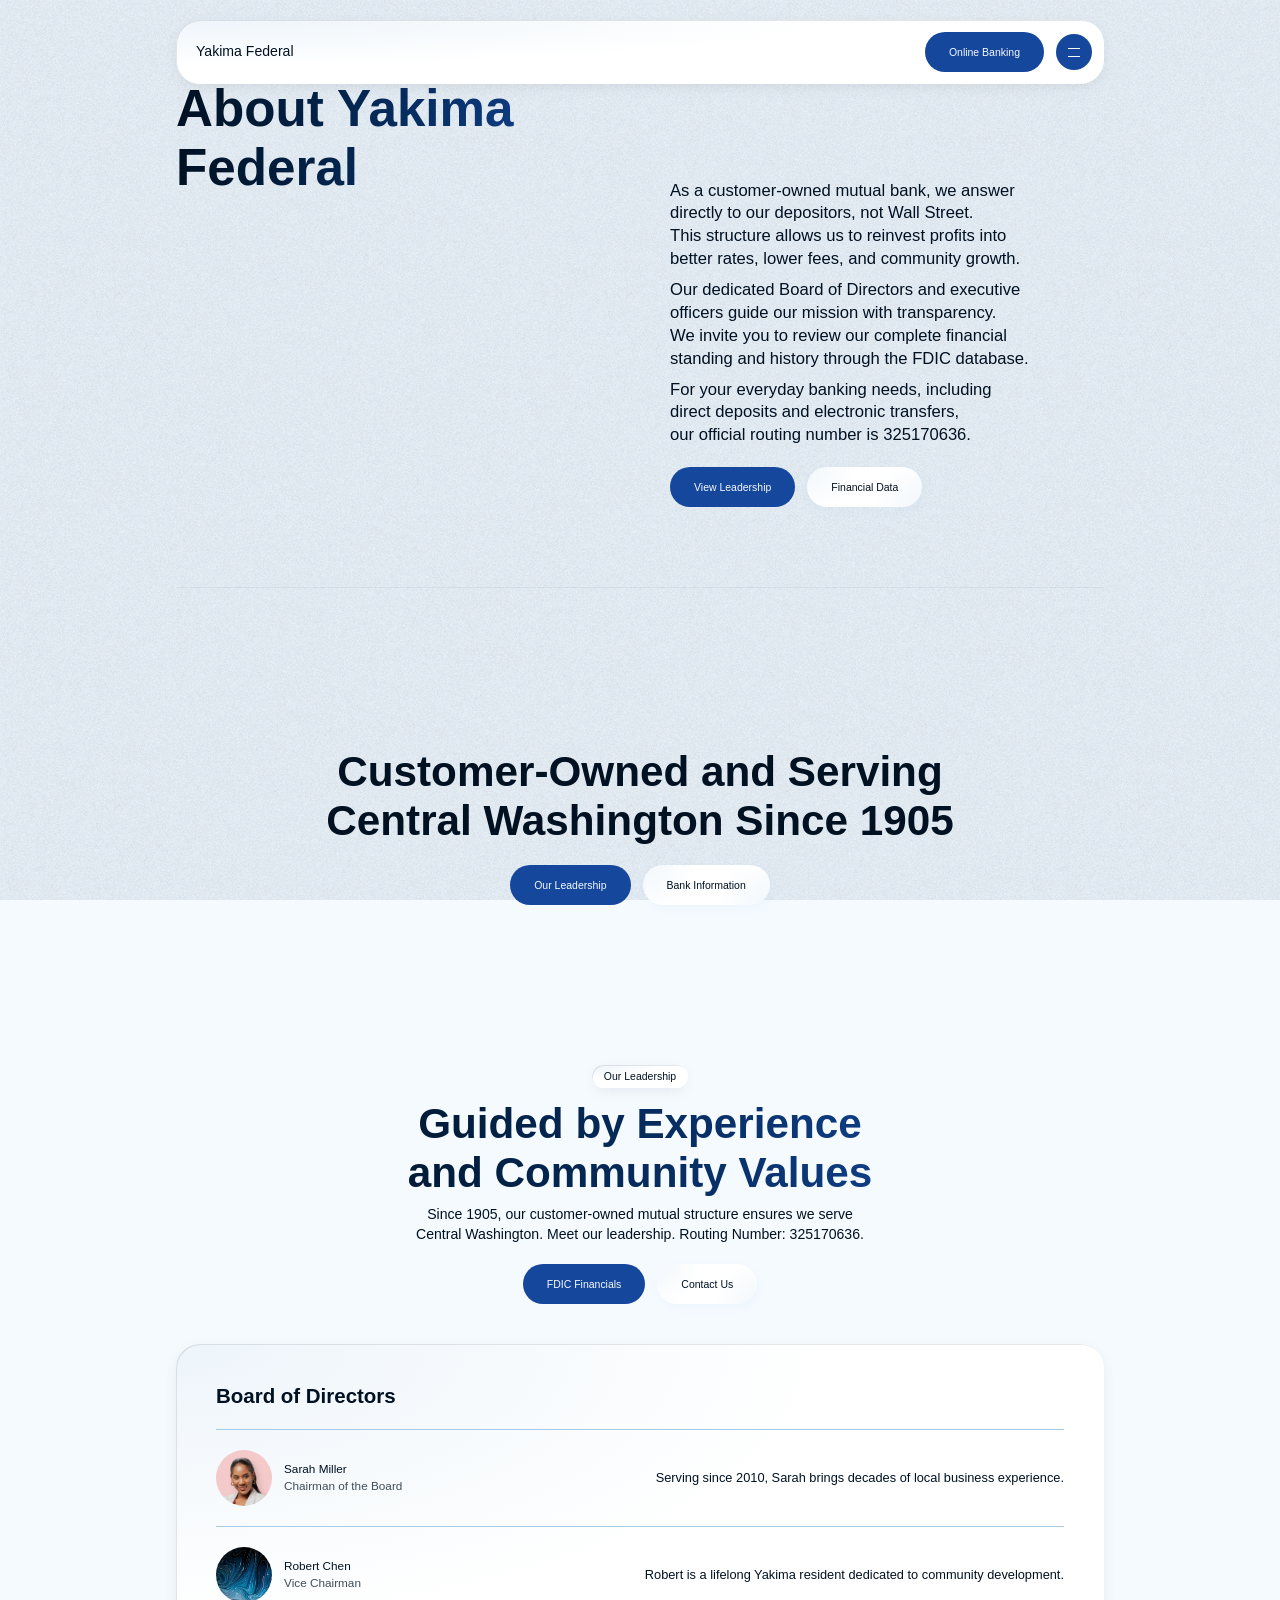
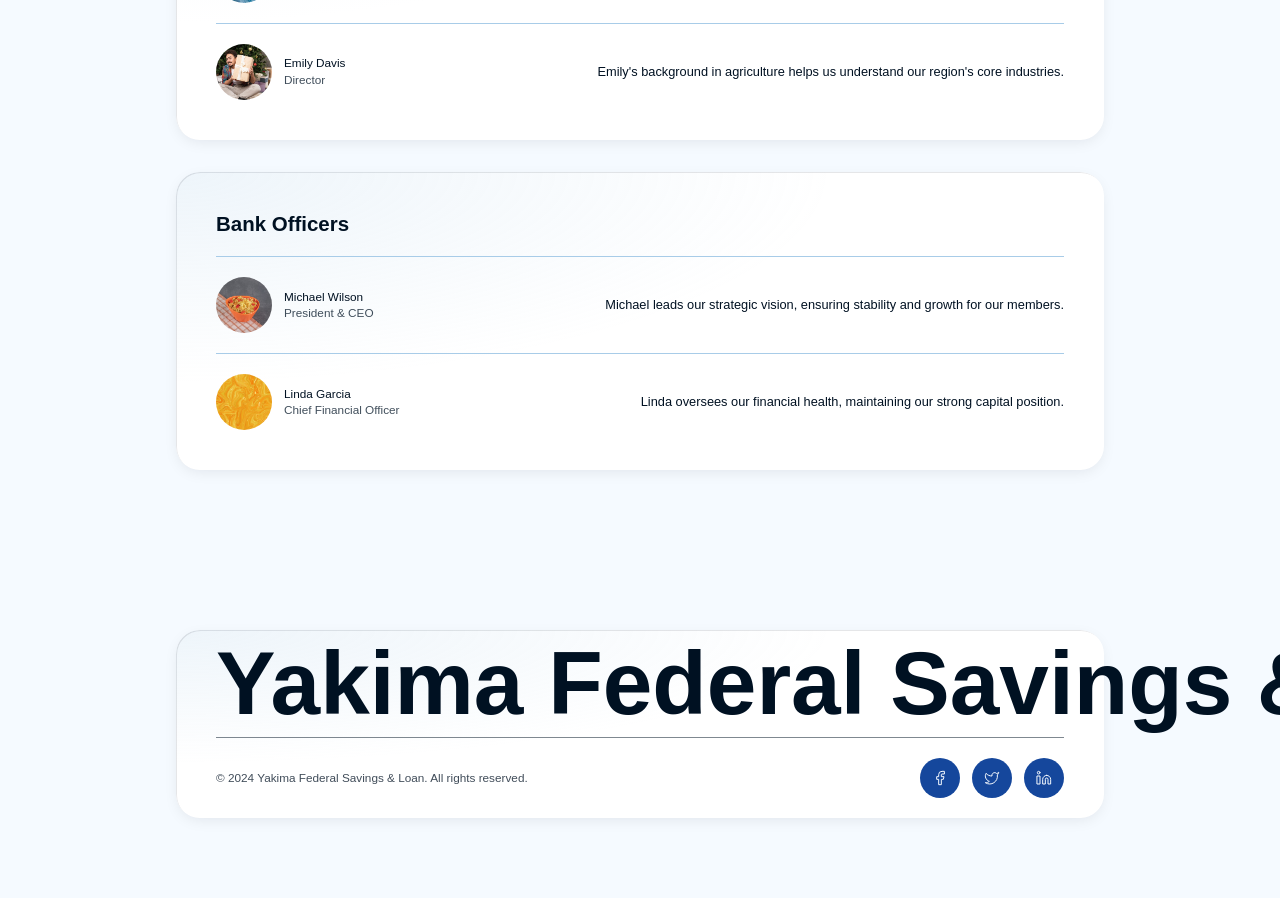
<file: yak/about/index.html>
<!DOCTYPE html><html lang="en" data-scrapbook-source="https://3003-im7e28mf1mzjrx52izzst.sandbox.webild.io/about" data-scrapbook-create="20260710114816021"><head>
    

    

    <meta charset="UTF-8">
    
    
    <link href="css2.css" rel="stylesheet">
    
    <meta name="viewport" content="width=device-width, initial-scale=1.0">
    <title>Webild Components</title>
  <style type="text/css" data-vite-dev-id="/home/user/projects/af42d3ae-75d8-4c0c-932a-91e92aaf8ff1/src/index.css">@import url("css2-1.css");
@layer properties;
@layer theme, base, components, utilities;
@layer theme {
  :root, :host { --font-serif: ui-serif, Georgia, Cambria, "Times New Roman", Times, serif; --color-red-50: oklch(97.1% 0.013 17.38); --color-red-300: oklch(80.8% 0.114 19.571); --color-red-400: oklch(70.4% 0.191 22.216); --color-red-500: oklch(63.7% 0.237 25.331); --color-red-600: oklch(57.7% 0.245 27.325); --color-green-500: oklch(72.3% 0.219 149.579); --color-black: #000; --color-white: #fff; --spacing: 0.25rem; --container-xs: 20rem; --container-sm: 24rem; --container-md: 28rem; --container-lg: 32rem; --container-xl: 36rem; --container-4xl: 56rem; --container-7xl: 80rem; --text-xs: var(--text-xs); --text-xs--line-height: calc(1 / 0.75); --text-sm: var(--text-sm); --text-sm--line-height: calc(1.25 / 0.875); --text-base: var(--text-base); --text-base--line-height: calc(1.5 / 1); --text-lg: var(--text-lg); --text-lg--line-height: calc(1.75 / 1.125); --text-xl: var(--text-xl); --text-xl--line-height: calc(1.75 / 1.25); --text-2xl: var(--text-2xl); --text-2xl--line-height: calc(2 / 1.5); --text-3xl: var(--text-3xl); --text-3xl--line-height: calc(2.25 / 1.875); --text-4xl: var(--text-4xl); --text-4xl--line-height: calc(2.5 / 2.25); --text-5xl: var(--text-5xl); --text-5xl--line-height: 1; --text-6xl: var(--text-6xl); --text-6xl--line-height: 1; --text-7xl: var(--text-7xl); --text-7xl--line-height: 1; --text-8xl: var(--text-8xl); --text-8xl--line-height: 1; --text-9xl: var(--text-9xl); --text-9xl--line-height: 1; --font-weight-normal: 400; --font-weight-medium: 500; --font-weight-semibold: 600; --font-weight-bold: 700; --tracking-tight: -0.025em; --tracking-wide: 0.025em; --tracking-widest: 0.1em; --leading-tight: 1.25; --leading-snug: 1.375; --leading-normal: 1.5; --leading-relaxed: 1.625; --radius-xl: 0.75rem; --radius-2xl: 1rem; --radius-3xl: 1.5rem; --radius-4xl: 2rem; --drop-shadow-lg: 0 4px 4px rgb(0 0 0 / 0.15); --drop-shadow-2xl: 0 25px 25px rgb(0 0 0 / 0.15); --ease-out: cubic-bezier(0, 0, 0.2, 1); --ease-in-out: cubic-bezier(0.4, 0, 0.2, 1); --animate-spin: spin 1s linear infinite; --animate-pulse: pulse 2s cubic-bezier(0.4, 0, 0.6, 1) infinite; --blur-xs: 4px; --blur-sm: 8px; --blur-md: 12px; --blur-lg: 16px; --blur-xl: 24px; --blur-3xl: 64px; --perspective-distant: 1200px; --aspect-video: 16 / 9; --default-transition-duration: 150ms; --default-transition-timing-function: cubic-bezier(0.4, 0, 0.2, 1); --default-font-family: 'Mulish', sans-serif; --default-mono-font-family: monospace; --radius: var(--radius); --color-background: var(--background); --color-card: var(--card); --color-foreground: var(--foreground); --color-primary-cta: var(--primary-cta); --color-primary-cta-text: var(--primary-cta-text); --color-secondary-cta: var(--secondary-cta); --color-accent: var(--accent); --color-background-accent: var(--background-accent); --width-content-width: var(--width-content-width); --width-carousel-padding: var(--width-carousel-padding); --width-carousel-padding-controls: var(--width-carousel-padding-controls); --width-carousel-item-2: var(--width-carousel-item-2); --width-carousel-item-3: var(--width-carousel-item-3); --width-carousel-item-4: var(--width-carousel-item-4); --text-2xs: var(--text-2xs); }
}
@layer base {
  *, ::after, ::before, ::backdrop, ::file-selector-button { box-sizing: border-box; margin: 0px; padding: 0px; border: 0px solid; }
  html, :host { line-height: 1.5; tab-size: 4; font-family: var(--default-font-family, ui-sans-serif, system-ui, sans-serif, "Apple Color Emoji", "Segoe UI Emoji", "Segoe UI Symbol", "Noto Color Emoji"); font-feature-settings: var(--default-font-feature-settings, normal); font-variation-settings: var(--default-font-variation-settings, normal); }
  hr { height: 0px; color: inherit; border-top-width: 1px; }
  abbr:where([title]) { text-decoration: underline dotted; }
  h1, h2, h3, h4, h5, h6 { font-size: inherit; font-weight: inherit; }
  a { color: inherit; text-decoration: inherit; }
  b, strong { font-weight: bolder; }
  code, kbd, samp, pre { font-family: var(--default-mono-font-family, ui-monospace, SFMono-Regular, Menlo, Monaco, Consolas, "Liberation Mono", "Courier New", monospace); font-feature-settings: var(--default-mono-font-feature-settings, normal); font-variation-settings: var(--default-mono-font-variation-settings, normal); font-size: 1em; }
  small { font-size: 80%; }
  sub, sup { font-size: 75%; line-height: 0; position: relative; vertical-align: baseline; }
  sub { bottom: -0.25em; }
  sup { top: -0.5em; }
  table { text-indent: 0px; border-color: inherit; border-collapse: collapse; }
  :focus-visible { outline: auto; }
  progress { vertical-align: baseline; }
  summary { display: list-item; }
  ol, ul, menu { list-style: none; }
  img, svg, video, canvas, audio, iframe, embed, object { display: block; vertical-align: middle; }
  img, video { max-width: 100%; height: auto; }
  button, input, select, optgroup, textarea, ::file-selector-button { font: inherit; letter-spacing: inherit; color: inherit; border-radius: 0px; background-color: transparent; opacity: 1; }
  :where(select:is([multiple], [size])) optgroup { font-weight: bolder; }
  :where(select:is([multiple], [size])) optgroup option { padding-inline-start: 20px; }
  ::file-selector-button { margin-inline-end: 4px; }
  ::placeholder { opacity: 1; }
  @supports (not (-webkit-appearance: -apple-pay-button)) or (contain-intrinsic-size: 1px) {
  ::placeholder {
  color: currentcolor;
  @supports (color: color-mix(in lab, red, red)) {
  color: color-mix(in oklab, currentcolor, transparent);
}
}
}
  textarea { resize: vertical; }
  ::-webkit-search-decoration { appearance: none; }
  ::-webkit-date-and-time-value { min-height: 1lh; text-align: inherit; }
  ::-webkit-datetime-edit { display: inline-flex; }
  ::-webkit-datetime-edit-fields-wrapper { padding: 0px; }
  ::-webkit-datetime-edit, ::-webkit-datetime-edit-year-field, ::-webkit-datetime-edit-month-field, ::-webkit-datetime-edit-day-field, ::-webkit-datetime-edit-hour-field, ::-webkit-datetime-edit-minute-field, ::-webkit-datetime-edit-second-field, ::-webkit-datetime-edit-millisecond-field, ::-webkit-datetime-edit-meridiem-field { padding-block: 0px; }
  ::-webkit-calendar-picker-indicator { line-height: 1; }
  :user-invalid { box-shadow: none; }
  button, input:where([type="button"], [type="reset"], [type="submit"]), ::file-selector-button { appearance: button; }
  ::-webkit-inner-spin-button, ::-webkit-outer-spin-button { height: auto; }
  [hidden]:where(:not([hidden="until-found"])) { display: none !important; }
}
@layer utilities {
  .\@container\/field-group { container: field-group / inline-size; }
  .pointer-events-auto { pointer-events: auto; }
  .pointer-events-none { pointer-events: none; }
  .invisible { visibility: hidden; }
  .visible { visibility: visible; }
  .sr-only { position: absolute; width: 1px; height: 1px; padding: 0px; margin: -1px; overflow: hidden; clip-path: inset(50%); white-space: nowrap; border-width: 0px; }
  .absolute { position: absolute; }
  .fixed { position: fixed; }
  .relative { position: relative; }
  .static { position: static; }
  .sticky { position: sticky; }
  .inset-0 { inset: calc(var(--spacing) * 0); }
  .inset-0\.5 { inset: calc(var(--spacing) * 0.5); }
  .inset-px { inset: 1px; }
  .-inset-x-px { inset-inline: -1px; }
  .inset-x-0 { inset-inline: calc(var(--spacing) * 0); }
  .inset-x-1 { inset-inline: calc(var(--spacing) * 1); }
  .inset-x-2 { inset-inline: calc(var(--spacing) * 2); }
  .inset-x-3 { inset-inline: calc(var(--spacing) * 3); }
  .inset-x-4 { inset-inline: calc(var(--spacing) * 4); }
  .inset-x-5 { inset-inline: calc(var(--spacing) * 5); }
  .inset-x-6 { inset-inline: calc(var(--spacing) * 6); }
  .inset-y-0 { inset-block: calc(var(--spacing) * 0); }
  .inset-y-1 { inset-block: calc(var(--spacing) * 1); }
  .start { inset-inline-start: var(--spacing); }
  .end { inset-inline-end: var(--spacing); }
  .-top-2 { top: calc(var(--spacing) * -2); }
  .-top-3 { top: calc(var(--spacing) * -3); }
  .-top-7 { top: calc(var(--spacing) * -7); }
  .-top-12 { top: calc(var(--spacing) * -12); }
  .-top-\[15\%\] { top: calc(-15%); }
  .-top-\[252px\] { top: calc(-252px); }
  .-top-\[352px\] { top: calc(-352px); }
  .-top-\[400px\] { top: calc(-400px); }
  .-top-\[571px\] { top: calc(-571px); }
  .top-0 { top: calc(var(--spacing) * 0); }
  .top-1 { top: calc(var(--spacing) * 1); }
  .top-1\.5 { top: calc(var(--spacing) * 1.5); }
  .top-1\/2 { top: calc(50%); }
  .top-2 { top: calc(var(--spacing) * 2); }
  .top-3 { top: calc(var(--spacing) * 3); }
  .top-3\.5 { top: calc(var(--spacing) * 3.5); }
  .top-4 { top: calc(var(--spacing) * 4); }
  .top-5 { top: calc(var(--spacing) * 5); }
  .top-8 { top: calc(var(--spacing) * 8); }
  .top-15\/100 { top: calc(15%); }
  .top-\[-20vh\] { top: -20vh; }
  .top-\[-30vh\] { top: -30vh; }
  .top-\[1px\] { top: 1px; }
  .top-\[5\%\] { top: 5%; }
  .top-\[25vw\] { top: 25vw; }
  .top-\[28\%\] { top: 28%; }
  .top-\[40\%\] { top: 40%; }
  .top-\[50\%\] { top: 50%; }
  .top-\[60\%\] { top: 60%; }
  .top-full { top: 100%; }
  .-right-2 { right: calc(var(--spacing) * -2); }
  .-right-3 { right: calc(var(--spacing) * -3); }
  .-right-12 { right: calc(var(--spacing) * -12); }
  .-right-\[33vw\] { right: calc(-33vw); }
  .-right-\[36vw\] { right: calc(-36vw); }
  .right-0 { right: calc(var(--spacing) * 0); }
  .right-1 { right: calc(var(--spacing) * 1); }
  .right-2 { right: calc(var(--spacing) * 2); }
  .right-3 { right: calc(var(--spacing) * 3); }
  .right-4 { right: calc(var(--spacing) * 4); }
  .right-5 { right: calc(var(--spacing) * 5); }
  .right-6 { right: calc(var(--spacing) * 6); }
  .right-\[2\.5vw\] { right: 2.5vw; }
  .right-\[5\%\] { right: 5%; }
  .right-\[calc\(\(100vw-var\(--width-content-width\)\)\/2\)\] { right: calc((100vw - var(--width-content-width)) / 2); }
  .right-full { right: 100%; }
  .-bottom-2 { bottom: calc(var(--spacing) * -2); }
  .-bottom-3 { bottom: calc(var(--spacing) * -3); }
  .-bottom-12 { bottom: calc(var(--spacing) * -12); }
  .-bottom-\[9vh\] { bottom: calc(-9vh); }
  .-bottom-\[46px\] { bottom: calc(-46px); }
  .-bottom-\[61vh\] { bottom: calc(-61vh); }
  .-bottom-\[62vh\] { bottom: calc(-62vh); }
  .-bottom-\[920px\] { bottom: calc(-920px); }
  .-bottom-px { bottom: -1px; }
  .bottom-0 { bottom: calc(var(--spacing) * 0); }
  .bottom-1 { bottom: calc(var(--spacing) * 1); }
  .bottom-2 { bottom: calc(var(--spacing) * 2); }
  .bottom-3 { bottom: calc(var(--spacing) * 3); }
  .bottom-4 { bottom: calc(var(--spacing) * 4); }
  .bottom-5 { bottom: calc(var(--spacing) * 5); }
  .bottom-6 { bottom: calc(var(--spacing) * 6); }
  .bottom-\[-40vh\] { bottom: -40vh; }
  .bottom-\[5\%\] { bottom: 5%; }
  .bottom-\[25vh\] { bottom: 25vh; }
  .bottom-\[calc\(var\(--spacing-4\)\+var\(--spacing-4\)\)\] { bottom: calc(var(--spacing-4) + var(--spacing-4)); }
  .bottom-full { bottom: 100%; }
  .-left-2 { left: calc(var(--spacing) * -2); }
  .-left-3 { left: calc(var(--spacing) * -3); }
  .-left-7 { left: calc(var(--spacing) * -7); }
  .-left-12 { left: calc(var(--spacing) * -12); }
  .-left-\[15\%\] { left: calc(-15%); }
  .-left-\[33vw\] { left: calc(-33vw); }
  .-left-\[36vw\] { left: calc(-36vw); }
  .-left-\[373px\] { left: calc(-373px); }
  .-left-full { left: -100%; }
  .left-0 { left: calc(var(--spacing) * 0); }
  .left-1 { left: calc(var(--spacing) * 1); }
  .left-1\/2 { left: calc(50%); }
  .left-2 { left: calc(var(--spacing) * 2); }
  .left-3 { left: calc(var(--spacing) * 3); }
  .left-4 { left: calc(var(--spacing) * 4); }
  .left-5 { left: calc(var(--spacing) * 5); }
  .left-6 { left: calc(var(--spacing) * 6); }
  .left-\[2vw\] { left: 2vw; }
  .left-\[5\%\] { left: 5%; }
  .left-\[50\%\] { left: 50%; }
  .left-\[calc\(\(100vw-var\(--width-content-width\)\)\/2\)\] { left: calc((100vw - var(--width-content-width)) / 2); }
  .left-\[calc\(50\%-7\.5px\)\] { left: calc(50% - 7.5px); }
  .left-\[calc\(50\%-10px\)\] { left: calc(50% - 10px); }
  .left-\[calc\(50\%-17\.5px\)\] { left: calc(50% - 17.5px); }
  .left-\[calc\(50\%-20px\)\] { left: calc(50% - 20px); }
  .left-\[calc\(50\%-432\.5px\)\] { left: calc(50% - 432.5px); }
  .left-\[calc\(50\%-599px\)\] { left: calc(50% - 599px); }
  .left-\[calc\(var\(--vw-1\)\*2\)\] { left: calc(var(--vw-1) * 2); }
  .left-full { left: 100%; }
  .isolate { isolation: isolate; }
  .-z-10 { z-index: calc(-10); }
  .z-0 { z-index: 0; }
  .z-1 { z-index: 1; }
  .z-2 { z-index: 2; }
  .z-10 { z-index: 10; }
  .z-20 { z-index: 20; }
  .z-30 { z-index: 30; }
  .z-40 { z-index: 40; }
  .z-50 { z-index: 50; }
  .z-100 { z-index: 100; }
  .z-110 { z-index: 110; }
  .z-999 { z-index: 999; }
  .z-1000 { z-index: 1000; }
  .z-1001 { z-index: 1001; }
  .z-99999 { z-index: 99999; }
  .z-\[1\] { z-index: 1; }
  .z-\[100\] { z-index: 100; }
  .z-\[99999\] { z-index: 99999; }
  .order-1 { order: 1; }
  .order-2 { order: 2; }
  .order-first { order: -9999; }
  .order-last { order: 9999; }
  .col-span-1 { grid-column: span 1 / span 1; }
  .col-start-1 { grid-column-start: 1; }
  .row-start-1 { grid-row-start: 1; }
  .container {
  width: 100%;
  @media (width >= 40rem) {
  max-width: 40rem;
}
  @media (width >= 48rem) {
  max-width: 48rem;
}
  @media (width >= 64rem) {
  max-width: 64rem;
}
  @media (width >= 80rem) {
  max-width: 80rem;
}
  @media (width >= 96rem) {
  max-width: 96rem;
}
}
  .\!m-0 { margin: calc(var(--spacing) * 0)  !important; }
  .m-0 { margin: calc(var(--spacing) * 0); }
  .m-1 { margin: calc(var(--spacing) * 1); }
  .m-8 { margin: calc(var(--spacing) * 8); }
  .m-9 { margin: calc(var(--spacing) * 9); }
  .m-10 { margin: calc(var(--spacing) * 10); }
  .m-12 { margin: calc(var(--spacing) * 12); }
  .m-16 { margin: calc(var(--spacing) * 16); }
  .-mx-1 { margin-inline: calc(var(--spacing) * -1); }
  .-mx-\[4\%\] { margin-inline: calc(-4%); }
  .mx-1 { margin-inline: calc(var(--spacing) * 1); }
  .mx-2 { margin-inline: calc(var(--spacing) * 2); }
  .mx-3 { margin-inline: calc(var(--spacing) * 3); }
  .mx-3\.5 { margin-inline: calc(var(--spacing) * 3.5); }
  .mx-\[0\.25em\] { margin-inline: 0.25em; }
  .mx-auto { margin-inline: auto; }
  .-my-2 { margin-block: calc(var(--spacing) * -2); }
  .my-0 { margin-block: calc(var(--spacing) * 0); }
  .my-0\.5 { margin-block: calc(var(--spacing) * 0.5); }
  .my-1 { margin-block: calc(var(--spacing) * 1); }
  .my-4 { margin-block: calc(var(--spacing) * 4); }
  .my-5 { margin-block: calc(var(--spacing) * 5); }
  .my-8 { margin-block: calc(var(--spacing) * 8); }
  .my-20 { margin-block: calc(var(--spacing) * 20); }
  .-mt-1 { margin-top: calc(var(--spacing) * -1); }
  .-mt-4 { margin-top: calc(var(--spacing) * -4); }
  .-mt-5 { margin-top: calc(var(--spacing) * -5); }
  .mt-0\.5 { margin-top: calc(var(--spacing) * 0.5); }
  .mt-0\.75 { margin-top: calc(var(--spacing) * 0.75); }
  .mt-1 { margin-top: calc(var(--spacing) * 1); }
  .mt-1\.5 { margin-top: calc(var(--spacing) * 1.5); }
  .mt-2 { margin-top: calc(var(--spacing) * 2); }
  .mt-3 { margin-top: calc(var(--spacing) * 3); }
  .mt-4 { margin-top: calc(var(--spacing) * 4); }
  .mt-5 { margin-top: calc(var(--spacing) * 5); }
  .mt-6 { margin-top: calc(var(--spacing) * 6); }
  .mt-8 { margin-top: calc(var(--spacing) * 8); }
  .mt-12 { margin-top: calc(var(--spacing) * 12); }
  .mt-20 { margin-top: calc(var(--spacing) * 20); }
  .mt-24 { margin-top: calc(var(--spacing) * 24); }
  .mt-\[-0\.25em\] { margin-top: -0.25em; }
  .mt-auto { margin-top: auto; }
  .mr-1 { margin-right: calc(var(--spacing) * 1); }
  .mr-2 { margin-right: calc(var(--spacing) * 2); }
  .mr-3 { margin-right: calc(var(--spacing) * 3); }
  .mr-5 { margin-right: calc(var(--spacing) * 5); }
  .-mb-\[0\.1em\] { margin-bottom: calc(-0.1em); }
  .mb-0\.5 { margin-bottom: calc(var(--spacing) * 0.5); }
  .mb-1 { margin-bottom: calc(var(--spacing) * 1); }
  .mb-2 { margin-bottom: calc(var(--spacing) * 2); }
  .mb-3 { margin-bottom: calc(var(--spacing) * 3); }
  .mb-4 { margin-bottom: calc(var(--spacing) * 4); }
  .mb-5 { margin-bottom: calc(var(--spacing) * 5); }
  .mb-6 { margin-bottom: calc(var(--spacing) * 6); }
  .mb-8 { margin-bottom: calc(var(--spacing) * 8); }
  .mb-10 { margin-bottom: calc(var(--spacing) * 10); }
  .mb-20 { margin-bottom: calc(var(--spacing) * 20); }
  .-ml-3 { margin-left: calc(var(--spacing) * -3); }
  .-ml-4 { margin-left: calc(var(--spacing) * -4); }
  .-ml-5 { margin-left: calc(var(--spacing) * -5); }
  .-ml-15 { margin-left: calc(var(--spacing) * -15); }
  .ml-1 { margin-left: calc(var(--spacing) * 1); }
  .ml-2 { margin-left: calc(var(--spacing) * 2); }
  .ml-4 { margin-left: calc(var(--spacing) * 4); }
  .ml-auto { margin-left: auto; }
  .line-clamp-2 { overflow: hidden; display: -webkit-box; -moz-box-orient: vertical; -webkit-line-clamp: 2; }
  .line-clamp-3 { overflow: hidden; display: -webkit-box; -moz-box-orient: vertical; -webkit-line-clamp: 3; }
  .block { display: block; }
  .flex { display: flex; }
  .grid { display: grid; }
  .hidden { display: none; }
  .inline { display: inline; }
  .inline-block { display: inline-block; }
  .inline-flex { display: inline-flex; }
  .table { display: table; }
  .aspect-2\/1 { aspect-ratio: 2 / 1; }
  .aspect-3\/2 { aspect-ratio: 3 / 2; }
  .aspect-3\/4 { aspect-ratio: 3 / 4; }
  .aspect-4\/3 { aspect-ratio: 4 / 3; }
  .aspect-4\/5 { aspect-ratio: 4 / 5; }
  .aspect-5\/6 { aspect-ratio: 5 / 6; }
  .aspect-6\/7 { aspect-ratio: 6 / 7; }
  .aspect-9\/16 { aspect-ratio: 9 / 16; }
  .aspect-square { aspect-ratio: 1 / 1; }
  .aspect-video { aspect-ratio: var(--aspect-video); }
  .size-1\/2 { width: calc(50%); height: calc(50%); }
  .size-2 { width: calc(var(--spacing) * 2); height: calc(var(--spacing) * 2); }
  .size-2\.5 { width: calc(var(--spacing) * 2.5); height: calc(var(--spacing) * 2.5); }
  .size-3 { width: calc(var(--spacing) * 3); height: calc(var(--spacing) * 3); }
  .size-3\.5 { width: calc(var(--spacing) * 3.5); height: calc(var(--spacing) * 3.5); }
  .size-4 { width: calc(var(--spacing) * 4); height: calc(var(--spacing) * 4); }
  .size-4\/10 { width: calc(40%); height: calc(40%); }
  .size-5 { width: calc(var(--spacing) * 5); height: calc(var(--spacing) * 5); }
  .size-6 { width: calc(var(--spacing) * 6); height: calc(var(--spacing) * 6); }
  .size-7 { width: calc(var(--spacing) * 7); height: calc(var(--spacing) * 7); }
  .size-8 { width: calc(var(--spacing) * 8); height: calc(var(--spacing) * 8); }
  .size-9 { width: calc(var(--spacing) * 9); height: calc(var(--spacing) * 9); }
  .size-10 { width: calc(var(--spacing) * 10); height: calc(var(--spacing) * 10); }
  .size-12 { width: calc(var(--spacing) * 12); height: calc(var(--spacing) * 12); }
  .size-14 { width: calc(var(--spacing) * 14); height: calc(var(--spacing) * 14); }
  .size-16 { width: calc(var(--spacing) * 16); height: calc(var(--spacing) * 16); }
  .size-18 { width: calc(var(--spacing) * 18); height: calc(var(--spacing) * 18); }
  .size-20 { width: calc(var(--spacing) * 20); height: calc(var(--spacing) * 20); }
  .size-22 { width: calc(var(--spacing) * 22); height: calc(var(--spacing) * 22); }
  .size-24 { width: calc(var(--spacing) * 24); height: calc(var(--spacing) * 24); }
  .size-40 { width: calc(var(--spacing) * 40); height: calc(var(--spacing) * 40); }
  .size-60 { width: calc(var(--spacing) * 60); height: calc(var(--spacing) * 60); }
  .size-80 { width: calc(var(--spacing) * 80); height: calc(var(--spacing) * 80); }
  .size-100 { width: calc(var(--spacing) * 100); height: calc(var(--spacing) * 100); }
  .size-\[--cell-size\] { }
  .size-\[1em\] { width: 1em; height: 1em; }
  .size-full { width: 100%; height: 100%; }
  .h-\(--text-7xl\) { height: var(--text-7xl); }
  .h-\(--text-base\) { height: var(--text-base); }
  .h-\(--text-sm\) { height: var(--text-sm); }
  .h-\(--text-xl\) { height: var(--text-xl); }
  .h-0\.5 { height: calc(var(--spacing) * 0.5); }
  .h-1 { height: calc(var(--spacing) * 1); }
  .h-1\.5 { height: calc(var(--spacing) * 1.5); }
  .h-1\/2 { height: calc(50%); }
  .h-1\/3 { height: calc(33.3333%); }
  .h-2 { height: calc(var(--spacing) * 2); }
  .h-2\.5 { height: calc(var(--spacing) * 2.5); }
  .h-2\/5 { height: calc(40%); }
  .h-3 { height: calc(var(--spacing) * 3); }
  .h-3\.5 { height: calc(var(--spacing) * 3.5); }
  .h-4 { height: calc(var(--spacing) * 4); }
  .h-4\/5 { height: calc(80%); }
  .h-5 { height: calc(var(--spacing) * 5); }
  .h-5\/10 { height: calc(50%); }
  .h-6 { height: calc(var(--spacing) * 6); }
  .h-7 { height: calc(var(--spacing) * 7); }
  .h-8 { height: calc(var(--spacing) * 8); }
  .h-9 { height: calc(var(--spacing) * 9); }
  .h-10 { height: calc(var(--spacing) * 10); }
  .h-11 { height: calc(var(--spacing) * 11); }
  .h-12 { height: calc(var(--spacing) * 12); }
  .h-13 { height: calc(var(--spacing) * 13); }
  .h-14 { height: calc(var(--spacing) * 14); }
  .h-15 { height: calc(var(--spacing) * 15); }
  .h-20 { height: calc(var(--spacing) * 20); }
  .h-30 { height: calc(var(--spacing) * 30); }
  .h-36 { height: calc(var(--spacing) * 36); }
  .h-48 { height: calc(var(--spacing) * 48); }
  .h-60 { height: calc(var(--spacing) * 60); }
  .h-70\/100 { height: calc(70%); }
  .h-72 { height: calc(var(--spacing) * 72); }
  .h-80 { height: calc(var(--spacing) * 80); }
  .h-90 { height: calc(var(--spacing) * 90); }
  .h-96 { height: calc(var(--spacing) * 96); }
  .h-100 { height: calc(var(--spacing) * 100); }
  .h-150 { height: calc(var(--spacing) * 150); }
  .h-\[--cell-size\] { }
  .h-\[1em\] { height: 1em; }
  .h-\[1px\] { height: 1px; }
  .h-\[12vh\] { height: 12vh; }
  .h-\[20em\] { height: 20em; }
  .h-\[50svh\] { height: 50svh; }
  .h-\[50vh\] { height: 50vh; }
  .h-\[70vh\] { height: 70vh; }
  .h-\[90svh\] { height: 90svh; }
  .h-\[92px\] { height: 92px; }
  .h-\[105vh\] { height: 105vh; }
  .h-\[110vh\] { height: 110vh; }
  .h-\[120\%\] { height: 120%; }
  .h-\[129vh\] { height: 129vh; }
  .h-\[130\%\] { height: 130%; }
  .h-\[140vw\] { height: 140vw; }
  .h-\[150vh\] { height: 150vh; }
  .h-\[150vw\] { height: 150vw; }
  .h-\[179vh\] { height: 179vh; }
  .h-\[300vh\] { height: 300vh; }
  .h-\[450px\] { height: 450px; }
  .h-\[929px\] { height: 929px; }
  .h-\[calc\(var\(--text-base\)\*1\.25\)\] { height: calc(var(--text-base) * 1.25); }
  .h-\[var\(--radix-navigation-menu-viewport-height\)\] { height: var(--radix-navigation-menu-viewport-height); }
  .h-\[var\(--radix-select-trigger-height\)\] { height: var(--radix-select-trigger-height); }
  .h-auto { height: auto; }
  .h-fit { height: fit-content; }
  .h-full { height: 100%; }
  .h-max { height: max-content; }
  .h-px { height: 1px; }
  .h-screen { height: 100vh; }
  .h-svh { height: 100svh; }
  .max-h-96 { max-height: calc(var(--spacing) * 96); }
  .max-h-\[--radix-context-menu-content-available-height\] { }
  .max-h-\[300px\] { max-height: 300px; }
  .max-h-\[var\(--radix-dropdown-menu-content-available-height\)\] { max-height: var(--radix-dropdown-menu-content-available-height); }
  .max-h-screen { max-height: 100vh; }
  .min-h-0 { min-height: calc(var(--spacing) * 0); }
  .min-h-8 { min-height: calc(var(--spacing) * 8); }
  .min-h-9 { min-height: calc(var(--spacing) * 9); }
  .min-h-10 { min-height: calc(var(--spacing) * 10); }
  .min-h-24 { min-height: calc(var(--spacing) * 24); }
  .min-h-60 { min-height: calc(var(--spacing) * 60); }
  .min-h-70 { min-height: calc(var(--spacing) * 70); }
  .min-h-80 { min-height: calc(var(--spacing) * 80); }
  .min-h-100 { min-height: calc(var(--spacing) * 100); }
  .min-h-\[60px\] { min-height: 60px; }
  .min-h-\[80px\] { min-height: 80px; }
  .min-h-svh { min-height: 100svh; }
  .w-0 { width: calc(var(--spacing) * 0); }
  .w-0\.5 { width: calc(var(--spacing) * 0.5); }
  .w-1 { width: calc(var(--spacing) * 1); }
  .w-1\/2 { width: calc(50%); }
  .w-1\/3 { width: calc(33.3333%); }
  .w-2 { width: calc(var(--spacing) * 2); }
  .w-2\.5 { width: calc(var(--spacing) * 2.5); }
  .w-2\/5 { width: calc(40%); }
  .w-3 { width: calc(var(--spacing) * 3); }
  .w-3\.5 { width: calc(var(--spacing) * 3.5); }
  .w-3\/4 { width: calc(75%); }
  .w-3\/5 { width: calc(60%); }
  .w-4 { width: calc(var(--spacing) * 4); }
  .w-4\/5 { width: calc(80%); }
  .w-5 { width: calc(var(--spacing) * 5); }
  .w-6 { width: calc(var(--spacing) * 6); }
  .w-6\/10 { width: calc(60%); }
  .w-7 { width: calc(var(--spacing) * 7); }
  .w-7xl { width: var(--container-7xl); }
  .w-8 { width: calc(var(--spacing) * 8); }
  .w-9 { width: calc(var(--spacing) * 9); }
  .w-9\/10 { width: calc(90%); }
  .w-10 { width: calc(var(--spacing) * 10); }
  .w-11 { width: calc(var(--spacing) * 11); }
  .w-12 { width: calc(var(--spacing) * 12); }
  .w-14 { width: calc(var(--spacing) * 14); }
  .w-20 { width: calc(var(--spacing) * 20); }
  .w-24 { width: calc(var(--spacing) * 24); }
  .w-25\/100 { width: calc(25%); }
  .w-28 { width: calc(var(--spacing) * 28); }
  .w-48 { width: calc(var(--spacing) * 48); }
  .w-60 { width: calc(var(--spacing) * 60); }
  .w-64 { width: calc(var(--spacing) * 64); }
  .w-65\/100 { width: calc(65%); }
  .w-72 { width: calc(var(--spacing) * 72); }
  .w-75\/100 { width: calc(75%); }
  .w-80 { width: calc(var(--spacing) * 80); }
  .w-95\/100 { width: calc(95%); }
  .w-96 { width: calc(var(--spacing) * 96); }
  .w-100 { width: calc(var(--spacing) * 100); }
  .w-\[--cell-size\] { }
  .w-\[--sidebar-width\] { }
  .w-\[1px\] { width: 1px; }
  .w-\[9vw\] { width: 9vw; }
  .w-\[10vw\] { width: 10vw; }
  .w-\[12\.5vw\] { width: 12.5vw; }
  .w-\[15em\] { width: 15em; }
  .w-\[15px\] { width: 15px; }
  .w-\[15vw\] { width: 15vw; }
  .w-\[20px\] { width: 20px; }
  .w-\[23\%\] { width: 23%; }
  .w-\[35\%\] { width: 35%; }
  .w-\[35px\] { width: 35px; }
  .w-\[40px\] { width: 40px; }
  .w-\[45vw\] { width: 45vw; }
  .w-\[49vw\] { width: 49vw; }
  .w-\[50vw\] { width: 50vw; }
  .w-\[55\%\] { width: 55%; }
  .w-\[70\%\] { width: 70%; }
  .w-\[100px\] { width: 100px; }
  .w-\[120vw\] { width: 120vw; }
  .w-\[130\%\] { width: 130%; }
  .w-\[150vw\] { width: 150vw; }
  .w-\[160px\] { width: 160px; }
  .w-\[865px\] { width: 865px; }
  .w-\[1142px\] { width: 1142px; }
  .w-\[1198px\] { width: 1198px; }
  .w-auto { width: auto; }
  .w-carousel-item-3 { width: var(--width-carousel-item-3); }
  .w-carousel-item-4 { width: var(--width-carousel-item-4); }
  .w-carousel-padding { width: var(--width-carousel-padding); }
  .w-carousel-padding-controls { width: var(--width-carousel-padding-controls); }
  .w-content-width { width: var(--width-content-width); }
  .w-fit { width: fit-content; }
  .w-full { width: 100%; }
  .w-lg { width: var(--container-lg); }
  .w-max { width: max-content; }
  .w-md { width: var(--container-md); }
  .w-px { width: 1px; }
  .w-screen { width: 100vw; }
  .w-xs { width: var(--container-xs); }
  .max-w-3\/4 { max-width: calc(75%); }
  .max-w-9\/10 { max-width: calc(90%); }
  .max-w-\[--skeleton-width\] { }
  .max-w-\[82px\] { max-width: 82px; }
  .max-w-\[95\%\] { max-width: 95%; }
  .max-w-\[340px\] { max-width: 340px; }
  .max-w-\[420px\] { max-width: 420px; }
  .max-w-full { max-width: 100%; }
  .max-w-lg { max-width: var(--container-lg); }
  .max-w-max { max-width: max-content; }
  .max-w-sm { max-width: var(--container-sm); }
  .max-w-xl { max-width: var(--container-xl); }
  .max-w-xs { max-width: var(--container-xs); }
  .min-w-0 { min-width: calc(var(--spacing) * 0); }
  .min-w-5 { min-width: calc(var(--spacing) * 5); }
  .min-w-8 { min-width: calc(var(--spacing) * 8); }
  .min-w-9 { min-width: calc(var(--spacing) * 9); }
  .min-w-10 { min-width: calc(var(--spacing) * 10); }
  .min-w-32 { min-width: calc(var(--spacing) * 32); }
  .min-w-\[--cell-size\] { }
  .min-w-\[8rem\] { min-width: 8rem; }
  .min-w-\[12rem\] { min-width: 12rem; }
  .min-w-\[30px\] { min-width: 30px; }
  .min-w-\[var\(--radix-select-trigger-width\)\] { min-width: var(--radix-select-trigger-width); }
  .flex-1 { flex: 1 1 0%; }
  .flex-none { flex: 0 0 auto; }
  .shrink-0 { flex-shrink: 0; }
  .flex-grow { flex-grow: 1; }
  .grow { flex-grow: 1; }
  .grow-0 { flex-grow: 0; }
  .basis-full { flex-basis: 100%; }
  .caption-bottom { caption-side: bottom; }
  .border-collapse { border-collapse: collapse; }
  .origin-\[--radix-context-menu-content-transform-origin\] { }
  .origin-\[--radix-dropdown-menu-content-transform-origin\] { }
  .origin-\[--radix-hover-card-content-transform-origin\] { }
  .origin-\[--radix-menubar-content-transform-origin\] { }
  .origin-\[--radix-popover-content-transform-origin\] { }
  .origin-center { transform-origin: center center 0px; }
  .origin-left { transform-origin: 0px center 0px; }
  .origin-top { transform-origin: center top 0px; }
  .origin-top-right { transform-origin: 100% 0px 0px; }
  .-translate-x-1\/2 { --tw-translate-x: calc(calc(1 / 2 * 100%) * -1); translate: var(--tw-translate-x) var(--tw-translate-y); }
  .-translate-x-1\/4 { --tw-translate-x: calc(calc(1 / 4 * 100%) * -1); translate: var(--tw-translate-x) var(--tw-translate-y); }
  .-translate-x-3 { --tw-translate-x: calc(var(--spacing) * -3); translate: var(--tw-translate-x) var(--tw-translate-y); }
  .-translate-x-5 { --tw-translate-x: calc(var(--spacing) * -5); translate: var(--tw-translate-x) var(--tw-translate-y); }
  .-translate-x-6 { --tw-translate-x: calc(var(--spacing) * -6); translate: var(--tw-translate-x) var(--tw-translate-y); }
  .-translate-x-10 { --tw-translate-x: calc(var(--spacing) * -10); translate: var(--tw-translate-x) var(--tw-translate-y); }
  .-translate-x-\[12\%\] { --tw-translate-x: calc(12% * -1); translate: var(--tw-translate-x) var(--tw-translate-y); }
  .-translate-x-\[120\%\] { --tw-translate-x: calc(120% * -1); translate: var(--tw-translate-x) var(--tw-translate-y); }
  .-translate-x-\[calc\(-100\%\+2rem\)\] { --tw-translate-x: calc(calc(-100% + 2rem) * -1); translate: var(--tw-translate-x) var(--tw-translate-y); }
  .-translate-x-px { --tw-translate-x: -1px; translate: var(--tw-translate-x) var(--tw-translate-y); }
  .translate-x-0\.5 { --tw-translate-x: calc(var(--spacing) * 0.5); translate: var(--tw-translate-x) var(--tw-translate-y); }
  .translate-x-1\/2 { --tw-translate-x: calc(1 / 2 * 100%); translate: var(--tw-translate-x) var(--tw-translate-y); }
  .translate-x-1\/4 { --tw-translate-x: calc(1 / 4 * 100%); translate: var(--tw-translate-x) var(--tw-translate-y); }
  .translate-x-5 { --tw-translate-x: calc(var(--spacing) * 5); translate: var(--tw-translate-x) var(--tw-translate-y); }
  .translate-x-6 { --tw-translate-x: calc(var(--spacing) * 6); translate: var(--tw-translate-x) var(--tw-translate-y); }
  .translate-x-16 { --tw-translate-x: calc(var(--spacing) * 16); translate: var(--tw-translate-x) var(--tw-translate-y); }
  .translate-x-32 { --tw-translate-x: calc(var(--spacing) * 32); translate: var(--tw-translate-x) var(--tw-translate-y); }
  .translate-x-\[-50\%\] { --tw-translate-x: -50%; translate: var(--tw-translate-x) var(--tw-translate-y); }
  .translate-x-\[12\%\] { --tw-translate-x: 12%; translate: var(--tw-translate-x) var(--tw-translate-y); }
  .translate-x-px { --tw-translate-x: 1px; translate: var(--tw-translate-x) var(--tw-translate-y); }
  .-translate-y-1 { --tw-translate-y: calc(var(--spacing) * -1); translate: var(--tw-translate-x) var(--tw-translate-y); }
  .-translate-y-1\/2 { --tw-translate-y: calc(calc(1 / 2 * 100%) * -1); translate: var(--tw-translate-x) var(--tw-translate-y); }
  .-translate-y-5 { --tw-translate-y: calc(var(--spacing) * -5); translate: var(--tw-translate-x) var(--tw-translate-y); }
  .-translate-y-14 { --tw-translate-y: calc(var(--spacing) * -14); translate: var(--tw-translate-x) var(--tw-translate-y); }
  .-translate-y-\[8\%\] { --tw-translate-y: calc(8% * -1); translate: var(--tw-translate-x) var(--tw-translate-y); }
  .translate-y-0 { --tw-translate-y: calc(var(--spacing) * 0); translate: var(--tw-translate-x) var(--tw-translate-y); }
  .translate-y-1 { --tw-translate-y: calc(var(--spacing) * 1); translate: var(--tw-translate-x) var(--tw-translate-y); }
  .translate-y-1\/2 { --tw-translate-y: calc(1 / 2 * 100%); translate: var(--tw-translate-x) var(--tw-translate-y); }
  .translate-y-5 { --tw-translate-y: calc(var(--spacing) * 5); translate: var(--tw-translate-x) var(--tw-translate-y); }
  .translate-y-16 { --tw-translate-y: calc(var(--spacing) * 16); translate: var(--tw-translate-x) var(--tw-translate-y); }
  .translate-y-\[-50\%\] { --tw-translate-y: -50%; translate: var(--tw-translate-x) var(--tw-translate-y); }
  .translate-y-\[10\%\] { --tw-translate-y: 10%; translate: var(--tw-translate-x) var(--tw-translate-y); }
  .translate-y-full { --tw-translate-y: 100%; translate: var(--tw-translate-x) var(--tw-translate-y); }
  .scale-0 { --tw-scale-x: 0%; --tw-scale-y: 0%; --tw-scale-z: 0%; scale: var(--tw-scale-x) var(--tw-scale-y); }
  .scale-75 { --tw-scale-x: 75%; --tw-scale-y: 75%; --tw-scale-z: 75%; scale: var(--tw-scale-x) var(--tw-scale-y); }
  .scale-85 { --tw-scale-x: 85%; --tw-scale-y: 85%; --tw-scale-z: 85%; scale: var(--tw-scale-x) var(--tw-scale-y); }
  .scale-90 { --tw-scale-x: 90%; --tw-scale-y: 90%; --tw-scale-z: 90%; scale: var(--tw-scale-x) var(--tw-scale-y); }
  .scale-100 { --tw-scale-x: 100%; --tw-scale-y: 100%; --tw-scale-z: 100%; scale: var(--tw-scale-x) var(--tw-scale-y); }
  .scale-150 { --tw-scale-x: 150%; --tw-scale-y: 150%; --tw-scale-z: 150%; scale: var(--tw-scale-x) var(--tw-scale-y); }
  .scale-x-0 { --tw-scale-x: 0%; scale: var(--tw-scale-x) var(--tw-scale-y); }
  .scale-x-100 { --tw-scale-x: 100%; scale: var(--tw-scale-x) var(--tw-scale-y); }
  .-rotate-3 { rotate: calc(-3deg); }
  .-rotate-6 { rotate: calc(-6deg); }
  .-rotate-8 { rotate: calc(-8deg); }
  .-rotate-20 { rotate: calc(-20deg); }
  .-rotate-45 { rotate: calc(-45deg); }
  .-rotate-60 { rotate: calc(-60deg); }
  .-rotate-\[38deg\] { rotate: calc(-38deg); }
  .-rotate-\[52\.5deg\] { rotate: calc(-52.5deg); }
  .rotate-0 { rotate: 0deg; }
  .rotate-3 { rotate: 3deg; }
  .rotate-6 { rotate: 6deg; }
  .rotate-8 { rotate: 8deg; }
  .rotate-10 { rotate: 10deg; }
  .rotate-45 { rotate: 45deg; }
  .rotate-90 { rotate: 90deg; }
  .rotate-180 { rotate: 180deg; }
  .rotate-x-20 { --tw-rotate-x: rotateX(20deg); transform: var(--tw-rotate-x,) var(--tw-rotate-y,) var(--tw-rotate-z,) var(--tw-skew-x,) var(--tw-skew-y,); }
  .rotate-y-180 { --tw-rotate-y: rotateY(180deg); transform: var(--tw-rotate-x,) var(--tw-rotate-y,) var(--tw-rotate-z,) var(--tw-skew-x,) var(--tw-skew-y,); }
  .-skew-y-\[8deg\] { --tw-skew-y: skewY(calc(8deg * -1)); transform: var(--tw-rotate-x,) var(--tw-rotate-y,) var(--tw-rotate-z,) var(--tw-skew-x,) var(--tw-skew-y,); }
  .transform { transform: var(--tw-rotate-x,) var(--tw-rotate-y,) var(--tw-rotate-z,) var(--tw-skew-x,) var(--tw-skew-y,); }
  .transform-\[rotateY\(180deg\)\] { transform: rotateY(180deg); }
  .animate-\[cell-wave-pulse_4s_ease_infinite\] { animation: 4s infinite cell-wave-pulse; }
  .animate-pulse { animation: var(--animate-pulse); }
  .animate-spin { animation: var(--animate-spin); }
  .cursor-default { cursor: default; }
  .cursor-grab { cursor: grab; }
  .cursor-not-allowed { cursor: not-allowed; }
  .cursor-pointer { cursor: pointer; }
  .cursor-text { cursor: text; }
  .touch-none { touch-action: none; }
  .resize { resize: both; }
  .resize-none { resize: none; }
  .list-decimal { list-style-type: decimal; }
  .list-disc { list-style-type: disc; }
  .list-none { list-style-type: none; }
  .grid-cols-1 { grid-template-columns: repeat(1, minmax(0px, 1fr)); }
  .grid-cols-2 { grid-template-columns: repeat(2, minmax(0px, 1fr)); }
  .grid-cols-4 { grid-template-columns: repeat(4, minmax(0px, 1fr)); }
  .grid-cols-\[0fr\] { grid-template-columns: 0fr; }
  .grid-rows-\[0fr\] { grid-template-rows: 0fr; }
  .grid-rows-\[1fr\] { grid-template-rows: 1fr; }
  .flex-col { flex-direction: column; }
  .flex-col-reverse { flex-direction: column-reverse; }
  .flex-row { flex-direction: row; }
  .flex-row-reverse { flex-direction: row-reverse; }
  .flex-wrap { flex-wrap: wrap; }
  .place-content-center { place-content: center; }
  .place-items-center { place-items: center; }
  .items-baseline { align-items: baseline; }
  .items-center { align-items: center; }
  .items-end { align-items: flex-end; }
  .items-start { align-items: flex-start; }
  .items-stretch { align-items: stretch; }
  .justify-between { justify-content: space-between; }
  .justify-center { justify-content: center; }
  .justify-end { justify-content: flex-end; }
  .justify-start { justify-content: flex-start; }
  .gap-0 { gap: calc(var(--spacing) * 0); }
  .gap-1 { gap: calc(var(--spacing) * 1); }
  .gap-1\.5 { gap: calc(var(--spacing) * 1.5); }
  .gap-2 { gap: calc(var(--spacing) * 2); }
  .gap-2\.5 { gap: calc(var(--spacing) * 2.5); }
  .gap-3 { gap: calc(var(--spacing) * 3); }
  .gap-4 { gap: calc(var(--spacing) * 4); }
  .gap-5 { gap: calc(var(--spacing) * 5); }
  .gap-6 { gap: calc(var(--spacing) * 6); }
  .gap-7 { gap: calc(var(--spacing) * 7); }
  .gap-8 { gap: calc(var(--spacing) * 8); }
  .gap-9 { gap: calc(var(--spacing) * 9); }
  .gap-10 { gap: calc(var(--spacing) * 10); }
  .gap-12 { gap: calc(var(--spacing) * 12); }
  .gap-20 { gap: calc(var(--spacing) * 20); }
  .space-y-1 {
  :where(& > :not(:last-child)) { --tw-space-y-reverse: 0; margin-block-start: calc(calc(var(--spacing) * 1) * var(--tw-space-y-reverse)); margin-block-end: calc(calc(var(--spacing) * 1) * calc(1 - var(--tw-space-y-reverse))); }
}
  .space-y-1\.5 {
  :where(& > :not(:last-child)) { --tw-space-y-reverse: 0; margin-block-start: calc(calc(var(--spacing) * 1.5) * var(--tw-space-y-reverse)); margin-block-end: calc(calc(var(--spacing) * 1.5) * calc(1 - var(--tw-space-y-reverse))); }
}
  .space-y-2 {
  :where(& > :not(:last-child)) { --tw-space-y-reverse: 0; margin-block-start: calc(calc(var(--spacing) * 2) * var(--tw-space-y-reverse)); margin-block-end: calc(calc(var(--spacing) * 2) * calc(1 - var(--tw-space-y-reverse))); }
}
  .space-y-4 {
  :where(& > :not(:last-child)) { --tw-space-y-reverse: 0; margin-block-start: calc(calc(var(--spacing) * 4) * var(--tw-space-y-reverse)); margin-block-end: calc(calc(var(--spacing) * 4) * calc(1 - var(--tw-space-y-reverse))); }
}
  .-space-x-2 {
  :where(& > :not(:last-child)) { --tw-space-x-reverse: 0; margin-inline-start: calc(calc(var(--spacing) * -2) * var(--tw-space-x-reverse)); margin-inline-end: calc(calc(var(--spacing) * -2) * calc(1 - var(--tw-space-x-reverse))); }
}
  .space-x-1 {
  :where(& > :not(:last-child)) { --tw-space-x-reverse: 0; margin-inline-start: calc(calc(var(--spacing) * 1) * var(--tw-space-x-reverse)); margin-inline-end: calc(calc(var(--spacing) * 1) * calc(1 - var(--tw-space-x-reverse))); }
}
  .space-x-4 {
  :where(& > :not(:last-child)) { --tw-space-x-reverse: 0; margin-inline-start: calc(calc(var(--spacing) * 4) * var(--tw-space-x-reverse)); margin-inline-end: calc(calc(var(--spacing) * 4) * calc(1 - var(--tw-space-x-reverse))); }
}
  .gap-y-4 { row-gap: calc(var(--spacing) * 4); }
  .gap-y-10 { row-gap: calc(var(--spacing) * 10); }
  .divide-y {
  :where(& > :not(:last-child)) { --tw-divide-y-reverse: 0; border-bottom-style: var(--tw-border-style); border-top-style: var(--tw-border-style); border-top-width: calc(1px * var(--tw-divide-y-reverse)); border-bottom-width: calc(1px * calc(1 - var(--tw-divide-y-reverse))); }
}
  .divide-accent {
  :where(& > :not(:last-child)) { border-color: var(--accent); }
}
  .self-end { align-self: flex-end; }
  .self-stretch { align-self: stretch; }
  .truncate { overflow: hidden; text-overflow: ellipsis; white-space: nowrap; }
  .overflow-auto { overflow: auto; }
  .overflow-clip { overflow: clip; }
  .overflow-hidden { overflow: hidden; }
  .overflow-visible { overflow: visible; }
  .overflow-x-hidden { overflow-x: hidden; }
  .overflow-y-auto { overflow-y: auto; }
  .rounded { border-radius: var(--radius); }
  .rounded-2xl { border-radius: var(--radius-2xl); }
  .rounded-3xl { border-radius: var(--radius-3xl); }
  .rounded-4xl { border-radius: var(--radius-4xl); }
  .rounded-\[0\.5rem\] { border-radius: 0.5rem; }
  .rounded-\[2px\] { border-radius: 2px; }
  .rounded-\[6px\] { border-radius: 6px; }
  .rounded-\[100\%\] { border-radius: 100%; }
  .rounded-\[calc\(var\(--radius\)-5px\)\] { border-radius: calc(var(--radius) - 5px); }
  .rounded-\[inherit\] { border-radius: inherit; }
  .rounded-full { border-radius: calc(infinity * 1px); }
  .rounded-full\! { border-radius: calc(infinity * 1px) !important; }
  .rounded-lg { border-radius: var(--radius); }
  .rounded-md { border-radius: calc(var(--radius) - 2px); }
  .rounded-none { border-radius: 0px; }
  .rounded-none\! { border-radius: 0px !important; }
  .rounded-sm { border-radius: calc(var(--radius) - 4px); }
  .rounded-xl { border-radius: var(--radius-xl); }
  .rounded-t { border-top-left-radius: var(--radius); border-top-right-radius: var(--radius); }
  .rounded-t-\[10px\] { border-top-left-radius: 10px; border-top-right-radius: 10px; }
  .rounded-t-lg { border-top-left-radius: var(--radius); border-top-right-radius: var(--radius); }
  .rounded-t-none { border-top-left-radius: 0px; border-top-right-radius: 0px; }
  .rounded-l { border-top-left-radius: var(--radius); border-bottom-left-radius: var(--radius); }
  .rounded-l-lg { border-top-left-radius: var(--radius); border-bottom-left-radius: var(--radius); }
  .rounded-l-md { border-top-left-radius: calc(var(--radius) - 2px); border-bottom-left-radius: calc(var(--radius) - 2px); }
  .rounded-l-none { border-top-left-radius: 0px; border-bottom-left-radius: 0px; }
  .rounded-tl-sm { border-top-left-radius: calc(var(--radius) - 4px); }
  .rounded-r { border-top-right-radius: var(--radius); border-bottom-right-radius: var(--radius); }
  .rounded-r-lg { border-top-right-radius: var(--radius); border-bottom-right-radius: var(--radius); }
  .rounded-r-md { border-top-right-radius: calc(var(--radius) - 2px); border-bottom-right-radius: calc(var(--radius) - 2px); }
  .rounded-r-none { border-top-right-radius: 0px; border-bottom-right-radius: 0px; }
  .rounded-b { border-bottom-right-radius: var(--radius); border-bottom-left-radius: var(--radius); }
  .rounded-br-none { border-bottom-right-radius: 0px; }
  .rounded-bl-none { border-bottom-left-radius: 0px; }
  .border { border-style: var(--tw-border-style); border-width: 1px; }
  .border-0 { border-style: var(--tw-border-style); border-width: 0px; }
  .border-1 { border-style: var(--tw-border-style); border-width: 1px; }
  .border-2 { border-style: var(--tw-border-style); border-width: 2px; }
  .border-\[1\.5px\] { border-style: var(--tw-border-style); border-width: 1.5px; }
  .border-y { border-block-style: var(--tw-border-style); border-block-width: 1px; }
  .border-t { border-top-style: var(--tw-border-style); border-top-width: 1px; }
  .border-r { border-right-style: var(--tw-border-style); border-right-width: 1px; }
  .border-b { border-bottom-style: var(--tw-border-style); border-bottom-width: 1px; }
  .border-l { border-left-style: var(--tw-border-style); border-left-width: 1px; }
  .border-dashed { --tw-border-style: dashed; border-style: dashed; }
  .border-none { --tw-border-style: none; border-style: none; }
  .\[border-color\:var\(--badge-outline\)\] { border-color: var(--badge-outline); }
  .\[border-color\:var\(--button-outline\)\] { border-color: var(--button-outline); }
  .border-\[--color-border\] { }
  .border-accent { border-color: var(--accent); }
  .border-accent\/40 {
  border-color: var(--accent);
  @supports (color: color-mix(in lab, red, red)) {
  border-color: color-mix(in oklab, var(--accent) 40%, transparent);
}
}
  .border-background { border-color: var(--background); }
  .border-background-accent { border-color: var(--background-accent); }
  .border-background-accent\/30 {
  border-color: var(--background-accent);
  @supports (color: color-mix(in lab, red, red)) {
  border-color: color-mix(in oklab, var(--background-accent) 30%, transparent);
}
}
  .border-background\/15 {
  border-color: var(--background);
  @supports (color: color-mix(in lab, red, red)) {
  border-color: color-mix(in oklab, var(--background) 15%, transparent);
}
}
  .border-background\/30 {
  border-color: var(--background);
  @supports (color: color-mix(in lab, red, red)) {
  border-color: color-mix(in oklab, var(--background) 30%, transparent);
}
}
  .border-current { border-color: currentcolor; }
  .border-foreground\/5 {
  border-color: var(--foreground);
  @supports (color: color-mix(in lab, red, red)) {
  border-color: color-mix(in oklab, var(--foreground) 5%, transparent);
}
}
  .border-foreground\/10 {
  border-color: var(--foreground);
  @supports (color: color-mix(in lab, red, red)) {
  border-color: color-mix(in oklab, var(--foreground) 10%, transparent);
}
}
  .border-foreground\/15 {
  border-color: var(--foreground);
  @supports (color: color-mix(in lab, red, red)) {
  border-color: color-mix(in oklab, var(--foreground) 15%, transparent);
}
}
  .border-foreground\/20 {
  border-color: var(--foreground);
  @supports (color: color-mix(in lab, red, red)) {
  border-color: color-mix(in oklab, var(--foreground) 20%, transparent);
}
}
  .border-primary-cta-text\/10 {
  border-color: var(--primary-cta-text);
  @supports (color: color-mix(in lab, red, red)) {
  border-color: color-mix(in oklab, var(--primary-cta-text) 10%, transparent);
}
}
  .border-primary-cta-text\/15 {
  border-color: var(--primary-cta-text);
  @supports (color: color-mix(in lab, red, red)) {
  border-color: color-mix(in oklab, var(--primary-cta-text) 15%, transparent);
}
}
  .border-primary-cta-text\/20 {
  border-color: var(--primary-cta-text);
  @supports (color: color-mix(in lab, red, red)) {
  border-color: color-mix(in oklab, var(--primary-cta-text) 20%, transparent);
}
}
  .border-transparent { border-color: transparent; }
  .border-white\/20 {
  border-color: color-mix(in srgb, rgb(255, 255, 255) 20%, transparent);
  @supports (color: color-mix(in lab, red, red)) {
  border-color: color-mix(in oklab, var(--color-white) 20%, transparent);
}
}
  .border-t-foreground { border-top-color: var(--foreground); }
  .border-t-transparent { border-top-color: transparent; }
  .border-l-transparent { border-left-color: transparent; }
  .bg-\[\#f3f3f3\] { background-color: rgb(243, 243, 243); }
  .bg-\[--color-bg\] { }
  .bg-accent { background-color: var(--accent); }
  .bg-accent\/20 {
  background-color: var(--accent);
  @supports (color: color-mix(in lab, red, red)) {
  background-color: color-mix(in oklab, var(--accent) 20%, transparent);
}
}
  .bg-accent\/50 {
  background-color: var(--accent);
  @supports (color: color-mix(in lab, red, red)) {
  background-color: color-mix(in oklab, var(--accent) 50%, transparent);
}
}
  .bg-background { background-color: var(--background); }
  .bg-background-accent { background-color: var(--background-accent); }
  .bg-background-accent\/10 {
  background-color: var(--background-accent);
  @supports (color: color-mix(in lab, red, red)) {
  background-color: color-mix(in oklab, var(--background-accent) 10%, transparent);
}
}
  .bg-background-accent\/15 {
  background-color: var(--background-accent);
  @supports (color: color-mix(in lab, red, red)) {
  background-color: color-mix(in oklab, var(--background-accent) 15%, transparent);
}
}
  .bg-background-accent\/20 {
  background-color: var(--background-accent);
  @supports (color: color-mix(in lab, red, red)) {
  background-color: color-mix(in oklab, var(--background-accent) 20%, transparent);
}
}
  .bg-background-accent\/50 {
  background-color: var(--background-accent);
  @supports (color: color-mix(in lab, red, red)) {
  background-color: color-mix(in oklab, var(--background-accent) 50%, transparent);
}
}
  .bg-background\/0 {
  background-color: var(--background);
  @supports (color: color-mix(in lab, red, red)) {
  background-color: color-mix(in oklab, var(--background) 0%, transparent);
}
}
  .bg-background\/8 {
  background-color: var(--background);
  @supports (color: color-mix(in lab, red, red)) {
  background-color: color-mix(in oklab, var(--background) 8%, transparent);
}
}
  .bg-background\/15 {
  background-color: var(--background);
  @supports (color: color-mix(in lab, red, red)) {
  background-color: color-mix(in oklab, var(--background) 15%, transparent);
}
}
  .bg-background\/20 {
  background-color: var(--background);
  @supports (color: color-mix(in lab, red, red)) {
  background-color: color-mix(in oklab, var(--background) 20%, transparent);
}
}
  .bg-background\/30 {
  background-color: var(--background);
  @supports (color: color-mix(in lab, red, red)) {
  background-color: color-mix(in oklab, var(--background) 30%, transparent);
}
}
  .bg-background\/50 {
  background-color: var(--background);
  @supports (color: color-mix(in lab, red, red)) {
  background-color: color-mix(in oklab, var(--background) 50%, transparent);
}
}
  .bg-background\/80 {
  background-color: var(--background);
  @supports (color: color-mix(in lab, red, red)) {
  background-color: color-mix(in oklab, var(--background) 80%, transparent);
}
}
  .bg-black\/20 {
  background-color: color-mix(in srgb, rgb(0, 0, 0) 20%, transparent);
  @supports (color: color-mix(in lab, red, red)) {
  background-color: color-mix(in oklab, var(--color-black) 20%, transparent);
}
}
  .bg-black\/30 {
  background-color: color-mix(in srgb, rgb(0, 0, 0) 30%, transparent);
  @supports (color: color-mix(in lab, red, red)) {
  background-color: color-mix(in oklab, var(--color-black) 30%, transparent);
}
}
  .bg-black\/80 {
  background-color: color-mix(in srgb, rgb(0, 0, 0) 80%, transparent);
  @supports (color: color-mix(in lab, red, red)) {
  background-color: color-mix(in oklab, var(--color-black) 80%, transparent);
}
}
  .bg-card { background-color: var(--card); }
  .bg-foreground { background-color: var(--foreground); }
  .bg-foreground\/5 {
  background-color: var(--foreground);
  @supports (color: color-mix(in lab, red, red)) {
  background-color: color-mix(in oklab, var(--foreground) 5%, transparent);
}
}
  .bg-foreground\/10 {
  background-color: var(--foreground);
  @supports (color: color-mix(in lab, red, red)) {
  background-color: color-mix(in oklab, var(--foreground) 10%, transparent);
}
}
  .bg-foreground\/20 {
  background-color: var(--foreground);
  @supports (color: color-mix(in lab, red, red)) {
  background-color: color-mix(in oklab, var(--foreground) 20%, transparent);
}
}
  .bg-foreground\/40 {
  background-color: var(--foreground);
  @supports (color: color-mix(in lab, red, red)) {
  background-color: color-mix(in oklab, var(--foreground) 40%, transparent);
}
}
  .bg-foreground\/50 {
  background-color: var(--foreground);
  @supports (color: color-mix(in lab, red, red)) {
  background-color: color-mix(in oklab, var(--foreground) 50%, transparent);
}
}
  .bg-green-500 { background-color: var(--color-green-500); }
  .bg-primary-cta-text { background-color: var(--primary-cta-text); }
  .bg-primary-cta-text\/10 {
  background-color: var(--primary-cta-text);
  @supports (color: color-mix(in lab, red, red)) {
  background-color: color-mix(in oklab, var(--primary-cta-text) 10%, transparent);
}
}
  .bg-primary-cta-text\/15 {
  background-color: var(--primary-cta-text);
  @supports (color: color-mix(in lab, red, red)) {
  background-color: color-mix(in oklab, var(--primary-cta-text) 15%, transparent);
}
}
  .bg-primary-cta-text\/20 {
  background-color: var(--primary-cta-text);
  @supports (color: color-mix(in lab, red, red)) {
  background-color: color-mix(in oklab, var(--primary-cta-text) 20%, transparent);
}
}
  .bg-transparent { background-color: transparent; }
  .bg-white { background-color: var(--color-white); }
  .bg-white\/10 {
  background-color: color-mix(in srgb, rgb(255, 255, 255) 10%, transparent);
  @supports (color: color-mix(in lab, red, red)) {
  background-color: color-mix(in oklab, var(--color-white) 10%, transparent);
}
}
  .bg-white\/30 {
  background-color: color-mix(in srgb, rgb(255, 255, 255) 30%, transparent);
  @supports (color: color-mix(in lab, red, red)) {
  background-color: color-mix(in oklab, var(--color-white) 30%, transparent);
}
}
  .bg-linear-to-r {
  --tw-gradient-position: to right;
  @supports (background-image: linear-gradient(in lab, red, red)) {
  --tw-gradient-position: to right in oklab;
}
  background-image: linear-gradient(var(--tw-gradient-stops));
}
  .bg-linear-to-t {
  --tw-gradient-position: to top;
  @supports (background-image: linear-gradient(in lab, red, red)) {
  --tw-gradient-position: to top in oklab;
}
  background-image: linear-gradient(var(--tw-gradient-stops));
}
  .bg-gradient-to-br { --tw-gradient-position: to bottom right in oklab; background-image: linear-gradient(var(--tw-gradient-stops)); }
  .bg-gradient-to-r { --tw-gradient-position: to right in oklab; background-image: linear-gradient(var(--tw-gradient-stops)); }
  .bg-\[linear-gradient\(90deg\,var\(--color-primary-cta\)\,transparent\)\] { background-image: linear-gradient(90deg,var(--color-primary-cta),transparent); }
  .bg-\[linear-gradient\(180deg\,\#3d8bfa_0\%\,\#5ba2f9_100\%\)\] { background-image: linear-gradient(rgb(61, 139, 250) 0%, rgb(91, 162, 249) 100%); }
  .bg-\[linear-gradient\(270deg\,var\(--color-primary-cta\)\,transparent\)\] { background-image: linear-gradient(270deg,var(--color-primary-cta),transparent); }
  .bg-\[linear-gradient\(to_right\,color-mix\(in_srgb\,var\(--color-background-accent\)_17\.5\%\,transparent\)_1px\,transparent_1px\)\,linear-gradient\(to_bottom\,color-mix\(in_srgb\,var\(--color-background-accent\)_17\.5\%\,transparent\)_1px\,transparent_1px\)\] {
  background-image: linear-gradient(to right,var(--color-background-accent) 1px,transparent 1px),linear-gradient(to bottom,var(--color-background-accent) 1px,transparent 1px);
  @supports (color: color-mix(in lab, red, red)) {
  background-image: linear-gradient(to right,color-mix(in srgb,var(--color-background-accent) 17.5%,transparent) 1px,transparent 1px),linear-gradient(to bottom,color-mix(in srgb,var(--color-background-accent) 17.5%,transparent) 1px,transparent 1px);
}
}
  .bg-\[linear-gradient\(to_right\,color-mix\(in_srgb\,var\(--color-background-accent\)_20\%\,transparent\)_1px\,transparent_1px\)\,linear-gradient\(to_bottom\,color-mix\(in_srgb\,var\(--color-background-accent\)_10\%\,transparent\)_1px\,transparent_1px\)\] {
  background-image: linear-gradient(to right,var(--color-background-accent) 1px,transparent 1px),linear-gradient(to bottom,var(--color-background-accent) 1px,transparent 1px);
  @supports (color: color-mix(in lab, red, red)) {
  background-image: linear-gradient(to right,color-mix(in srgb,var(--color-background-accent) 20%,transparent) 1px,transparent 1px),linear-gradient(to bottom,color-mix(in srgb,var(--color-background-accent) 10%,transparent) 1px,transparent 1px);
}
}
  .bg-\[radial-gradient\(50\%_50\%_at_50\%_50\%\,var\(--color-background-accent\)_0\%\,transparent_100\%\)\] { background-image: radial-gradient(50% 50% at 50% 50%,var(--color-background-accent) 0%,transparent 100%); }
  .bg-\[radial-gradient\(130\%_130\%_at_50\%_15\%\,var\(--background\)_40\%\,var\(--color-background-accent\)_100\%\)\] { background-image: radial-gradient(130% 130% at 50% 15%,var(--background) 40%,var(--color-background-accent) 100%); }
  .bg-\[url\(https\:\/\/storage\.googleapis\.com\/webild\/default\/noise\.webp\)\] { background-image: url("noise.webp"); }
  .from-accent { --tw-gradient-from: var(--accent); --tw-gradient-stops: var(--tw-gradient-via-stops, var(--tw-gradient-position), var(--tw-gradient-from) var(--tw-gradient-from-position), var(--tw-gradient-to) var(--tw-gradient-to-position)); }
  .from-background { --tw-gradient-from: var(--background); --tw-gradient-stops: var(--tw-gradient-via-stops, var(--tw-gradient-position), var(--tw-gradient-from) var(--tw-gradient-from-position), var(--tw-gradient-to) var(--tw-gradient-to-position)); }
  .from-background\/60 {
  --tw-gradient-from: var(--background);
  @supports (color: color-mix(in lab, red, red)) {
  --tw-gradient-from: color-mix(in oklab, var(--background) 60%, transparent);
}
  --tw-gradient-stops: var(--tw-gradient-via-stops, var(--tw-gradient-position), var(--tw-gradient-from) var(--tw-gradient-from-position), var(--tw-gradient-to) var(--tw-gradient-to-position));
}
  .from-foreground { --tw-gradient-from: var(--foreground); --tw-gradient-stops: var(--tw-gradient-via-stops, var(--tw-gradient-position), var(--tw-gradient-from) var(--tw-gradient-from-position), var(--tw-gradient-to) var(--tw-gradient-to-position)); }
  .from-transparent { --tw-gradient-from: transparent; --tw-gradient-stops: var(--tw-gradient-via-stops, var(--tw-gradient-position), var(--tw-gradient-from) var(--tw-gradient-from-position), var(--tw-gradient-to) var(--tw-gradient-to-position)); }
  .via-background-accent\/10 {
  --tw-gradient-via: var(--background-accent);
  @supports (color: color-mix(in lab, red, red)) {
  --tw-gradient-via: color-mix(in oklab, var(--background-accent) 10%, transparent);
}
  --tw-gradient-via-stops: var(--tw-gradient-position), var(--tw-gradient-from) var(--tw-gradient-from-position), var(--tw-gradient-via) var(--tw-gradient-via-position), var(--tw-gradient-to) var(--tw-gradient-to-position); --tw-gradient-stops: var(--tw-gradient-via-stops);
}
  .via-foreground\/20 {
  --tw-gradient-via: var(--foreground);
  @supports (color: color-mix(in lab, red, red)) {
  --tw-gradient-via: color-mix(in oklab, var(--foreground) 20%, transparent);
}
  --tw-gradient-via-stops: var(--tw-gradient-position), var(--tw-gradient-from) var(--tw-gradient-from-position), var(--tw-gradient-via) var(--tw-gradient-via-position), var(--tw-gradient-to) var(--tw-gradient-to-position); --tw-gradient-stops: var(--tw-gradient-via-stops);
}
  .via-transparent { --tw-gradient-via: transparent; --tw-gradient-via-stops: var(--tw-gradient-position), var(--tw-gradient-from) var(--tw-gradient-from-position), var(--tw-gradient-via) var(--tw-gradient-via-position), var(--tw-gradient-to) var(--tw-gradient-to-position); --tw-gradient-stops: var(--tw-gradient-via-stops); }
  .to-accent\/50 {
  --tw-gradient-to: var(--accent);
  @supports (color: color-mix(in lab, red, red)) {
  --tw-gradient-to: color-mix(in oklab, var(--accent) 50%, transparent);
}
  --tw-gradient-stops: var(--tw-gradient-via-stops, var(--tw-gradient-position), var(--tw-gradient-from) var(--tw-gradient-from-position), var(--tw-gradient-to) var(--tw-gradient-to-position));
}
  .to-background-accent\/20 {
  --tw-gradient-to: var(--background-accent);
  @supports (color: color-mix(in lab, red, red)) {
  --tw-gradient-to: color-mix(in oklab, var(--background-accent) 20%, transparent);
}
  --tw-gradient-stops: var(--tw-gradient-via-stops, var(--tw-gradient-position), var(--tw-gradient-from) var(--tw-gradient-from-position), var(--tw-gradient-to) var(--tw-gradient-to-position));
}
  .to-background\/0 {
  --tw-gradient-to: var(--background);
  @supports (color: color-mix(in lab, red, red)) {
  --tw-gradient-to: color-mix(in oklab, var(--background) 0%, transparent);
}
  --tw-gradient-stops: var(--tw-gradient-via-stops, var(--tw-gradient-position), var(--tw-gradient-from) var(--tw-gradient-from-position), var(--tw-gradient-to) var(--tw-gradient-to-position));
}
  .to-primary-cta { --tw-gradient-to: var(--primary-cta); --tw-gradient-stops: var(--tw-gradient-via-stops, var(--tw-gradient-position), var(--tw-gradient-from) var(--tw-gradient-from-position), var(--tw-gradient-to) var(--tw-gradient-to-position)); }
  .to-transparent { --tw-gradient-to: transparent; --tw-gradient-stops: var(--tw-gradient-via-stops, var(--tw-gradient-position), var(--tw-gradient-from) var(--tw-gradient-from-position), var(--tw-gradient-to) var(--tw-gradient-to-position)); }
  .mask-\[linear-gradient\(0deg\,transparent_0\%\,black_100\%\)\] { mask-image: linear-gradient(0deg, transparent 0%, black 100%); }
  .mask-\[linear-gradient\(90deg\,transparent_0\%\,black_100\%\)\] { mask-image: linear-gradient(90deg, transparent 0%, black 100%); }
  .mask-\[linear-gradient\(180deg\,rgb\(0\,0\,0\)_0\%\,rgb\(0\,0\,0\)_80\%\,rgba\(0\,0\,0\,0\)_100\%\)\] { mask-image: linear-gradient(rgb(0, 0, 0) 0%, rgb(0, 0, 0) 80%, rgba(0, 0, 0, 0) 100%); }
  .mask-\[linear-gradient\(180deg\,transparent_0\%\,transparent_15\%\,black_55\%\,black_100\%\)\] { mask-image: linear-gradient(transparent 0%, transparent 15%, black 55%, black 100%); }
  .mask-\[linear-gradient\(270deg\,transparent_0\%\,black_100\%\)\] { mask-image: linear-gradient(270deg, transparent 0%, black 100%); }
  .mask-\[linear-gradient\(to_bottom\,transparent\,black_10\%\,black_90\%\,transparent\)\] { mask-image: linear-gradient(transparent, black 10%, black 90%, transparent); }
  .mask-\[linear-gradient\(to_bottom\,transparent\,black_20\%\,black_80\%\,transparent\)\] { mask-image: linear-gradient(transparent, black 20%, black 80%, transparent); }
  .mask-\[linear-gradient\(to_bottom\,transparent\,black_60\%\)\] { mask-image: linear-gradient(transparent, black 60%); }
  .mask-\[radial-gradient\(50\%_50\%_at_50\%_0\%\,white_0\%\,transparent_100\%\)\] { mask-image: radial-gradient(50% 50% at 50% 0%, white 0%, transparent 100%); }
  .mask-\[radial-gradient\(50\%_109\%\,\#000_0\%\,\#000000f6_0\%\,transparent_96\%\)\] { mask-image: radial-gradient(50% 109%, rgb(0, 0, 0) 0%, rgba(0, 0, 0, 0.965) 0%, transparent 96%); }
  .mask-\[radial-gradient\(circle\,black_20\%\,transparent_70\%\)\] { mask-image: radial-gradient(circle, black 20%, transparent 70%); }
  .mask-\[radial-gradient\(circle_at_center\,white_0\%\,transparent_90\%\)\] { mask-image: radial-gradient(circle, white 0%, transparent 90%); }
  .bg-size-\[10vw_10vw\] { background-size: 10vw 10vw; }
  .bg-size-\[512px\] { background-size: 512px; }
  .bg-clip-text { background-clip: text; }
  .bg-repeat { background-repeat: repeat; }
  .fill-accent { fill: var(--accent); }
  .fill-current { fill: currentcolor; }
  .fill-secondary-cta-text { fill: var(--secondary-cta-text); }
  .fill-transparent { fill: transparent; }
  .object-contain { object-fit: contain; }
  .object-cover { object-fit: cover; }
  .p-0 { padding: calc(var(--spacing) * 0); }
  .p-0\.5 { padding: calc(var(--spacing) * 0.5); }
  .p-1 { padding: calc(var(--spacing) * 1); }
  .p-1\.5 { padding: calc(var(--spacing) * 1.5); }
  .p-2 { padding: calc(var(--spacing) * 2); }
  .p-3 { padding: calc(var(--spacing) * 3); }
  .p-4 { padding: calc(var(--spacing) * 4); }
  .p-5 { padding: calc(var(--spacing) * 5); }
  .p-6 { padding: calc(var(--spacing) * 6); }
  .p-7 { padding: calc(var(--spacing) * 7); }
  .p-8 { padding: calc(var(--spacing) * 8); }
  .p-9 { padding: calc(var(--spacing) * 9); }
  .p-10 { padding: calc(var(--spacing) * 10); }
  .p-12 { padding: calc(var(--spacing) * 12); }
  .p-16 { padding: calc(var(--spacing) * 16); }
  .p-\[1px\] { padding: 1px; }
  .p-px { padding: 1px; }
  .px-1 { padding-inline: calc(var(--spacing) * 1); }
  .px-1\.5 { padding-inline: calc(var(--spacing) * 1.5); }
  .px-2 { padding-inline: calc(var(--spacing) * 2); }
  .px-2\.5 { padding-inline: calc(var(--spacing) * 2.5); }
  .px-3 { padding-inline: calc(var(--spacing) * 3); }
  .px-4 { padding-inline: calc(var(--spacing) * 4); }
  .px-5 { padding-inline: calc(var(--spacing) * 5); }
  .px-6 { padding-inline: calc(var(--spacing) * 6); }
  .px-8 { padding-inline: calc(var(--spacing) * 8); }
  .px-10 { padding-inline: calc(var(--spacing) * 10); }
  .px-\[--cell-size\] { }
  .py-0 { padding-block: calc(var(--spacing) * 0); }
  .py-0\.5 { padding-block: calc(var(--spacing) * 0.5); }
  .py-1 { padding-block: calc(var(--spacing) * 1); }
  .py-1\.5 { padding-block: calc(var(--spacing) * 1.5); }
  .py-2 { padding-block: calc(var(--spacing) * 2); }
  .py-2\.5 { padding-block: calc(var(--spacing) * 2.5); }
  .py-3 { padding-block: calc(var(--spacing) * 3); }
  .py-4 { padding-block: calc(var(--spacing) * 4); }
  .py-5 { padding-block: calc(var(--spacing) * 5); }
  .py-6 { padding-block: calc(var(--spacing) * 6); }
  .py-8 { padding-block: calc(var(--spacing) * 8); }
  .py-10 { padding-block: calc(var(--spacing) * 10); }
  .py-15 { padding-block: calc(var(--spacing) * 15); }
  .py-16 { padding-block: calc(var(--spacing) * 16); }
  .py-20 { padding-block: calc(var(--spacing) * 20); }
  .py-60 { padding-block: calc(var(--spacing) * 60); }
  .pt-0 { padding-top: calc(var(--spacing) * 0); }
  .pt-1 { padding-top: calc(var(--spacing) * 1); }
  .pt-3 { padding-top: calc(var(--spacing) * 3); }
  .pt-4 { padding-top: calc(var(--spacing) * 4); }
  .pt-5 { padding-top: calc(var(--spacing) * 5); }
  .pt-6 { padding-top: calc(var(--spacing) * 6); }
  .pt-8 { padding-top: calc(var(--spacing) * 8); }
  .pt-10 { padding-top: calc(var(--spacing) * 10); }
  .pt-16 { padding-top: calc(var(--spacing) * 16); }
  .pt-20 { padding-top: calc(var(--spacing) * 20); }
  .pt-25 { padding-top: calc(var(--spacing) * 25); }
  .pt-30 { padding-top: calc(var(--spacing) * 30); }
  .pt-35 { padding-top: calc(var(--spacing) * 35); }
  .pt-40 { padding-top: calc(var(--spacing) * 40); }
  .pr-0\.5 { padding-right: calc(var(--spacing) * 0.5); }
  .pr-1 { padding-right: calc(var(--spacing) * 1); }
  .pr-2 { padding-right: calc(var(--spacing) * 2); }
  .pr-2\.5 { padding-right: calc(var(--spacing) * 2.5); }
  .pr-3 { padding-right: calc(var(--spacing) * 3); }
  .pr-4 { padding-right: calc(var(--spacing) * 4); }
  .pr-5 { padding-right: calc(var(--spacing) * 5); }
  .pr-6 { padding-right: calc(var(--spacing) * 6); }
  .pr-8 { padding-right: calc(var(--spacing) * 8); }
  .pr-12 { padding-right: calc(var(--spacing) * 12); }
  .pb-3 { padding-bottom: calc(var(--spacing) * 3); }
  .pb-4 { padding-bottom: calc(var(--spacing) * 4); }
  .pb-5 { padding-bottom: calc(var(--spacing) * 5); }
  .pb-8 { padding-bottom: calc(var(--spacing) * 8); }
  .pb-10 { padding-bottom: calc(var(--spacing) * 10); }
  .pb-14 { padding-bottom: calc(var(--spacing) * 14); }
  .pb-20 { padding-bottom: calc(var(--spacing) * 20); }
  .pb-\[0\.1em\] { padding-bottom: 0.1em; }
  .pl-2 { padding-left: calc(var(--spacing) * 2); }
  .pl-2\.5 { padding-left: calc(var(--spacing) * 2.5); }
  .pl-3 { padding-left: calc(var(--spacing) * 3); }
  .pl-4 { padding-left: calc(var(--spacing) * 4); }
  .pl-5 { padding-left: calc(var(--spacing) * 5); }
  .pl-8 { padding-left: calc(var(--spacing) * 8); }
  .text-center { text-align: center; }
  .text-end { text-align: end; }
  .text-left { text-align: left; }
  .text-right { text-align: right; }
  .align-middle { vertical-align: middle; }
  .font-mono { font-family: monospace; }
  .font-sans { font-family: "Mulish", sans-serif; }
  .font-serif { font-family: var(--font-serif); }
  .text-2xl { font-size: var(--text-2xl); line-height: var(--tw-leading, var(--text-2xl--line-height)); }
  .text-3xl { font-size: var(--text-3xl); line-height: var(--tw-leading, var(--text-3xl--line-height)); }
  .text-4xl { font-size: var(--text-4xl); line-height: var(--tw-leading, var(--text-4xl--line-height)); }
  .text-5xl { font-size: var(--text-5xl); line-height: var(--tw-leading, var(--text-5xl--line-height)); }
  .text-6xl { font-size: var(--text-6xl); line-height: var(--tw-leading, var(--text-6xl--line-height)); }
  .text-7xl { font-size: var(--text-7xl); line-height: var(--tw-leading, var(--text-7xl--line-height)); }
  .text-8xl { font-size: var(--text-8xl); line-height: var(--tw-leading, var(--text-8xl--line-height)); }
  .text-9xl { font-size: var(--text-9xl); line-height: var(--tw-leading, var(--text-9xl--line-height)); }
  .text-base { font-size: var(--text-base); line-height: var(--tw-leading, var(--text-base--line-height)); }
  .text-lg { font-size: var(--text-lg); line-height: var(--tw-leading, var(--text-lg--line-height)); }
  .text-sm { font-size: var(--text-sm); line-height: var(--tw-leading, var(--text-sm--line-height)); }
  .text-sm\/relaxed { font-size: var(--text-sm); line-height: var(--leading-relaxed); }
  .text-xl { font-size: var(--text-xl); line-height: var(--tw-leading, var(--text-xl--line-height)); }
  .text-xs { font-size: var(--text-xs); line-height: var(--tw-leading, var(--text-xs--line-height)); }
  .text-2xs { font-size: var(--text-2xs); }
  .text-\[0\.8rem\] { font-size: 0.8rem; }
  .leading-\[1\.2\] { --tw-leading: 1.2; line-height: 1.2; }
  .leading-\[1\.05\] { --tw-leading: 1.05; line-height: 1.05; }
  .leading-\[1\.15\] { --tw-leading: 1.15; line-height: 1.15; }
  .leading-none { --tw-leading: 1; line-height: 1; }
  .leading-normal { --tw-leading: var(--leading-normal); line-height: var(--leading-normal); }
  .leading-relaxed { --tw-leading: var(--leading-relaxed); line-height: var(--leading-relaxed); }
  .leading-snug { --tw-leading: var(--leading-snug); line-height: var(--leading-snug); }
  .leading-tight { --tw-leading: var(--leading-tight); line-height: var(--leading-tight); }
  .font-bold { --tw-font-weight: var(--font-weight-bold); font-weight: var(--font-weight-bold); }
  .font-medium { --tw-font-weight: var(--font-weight-medium); font-weight: var(--font-weight-medium); }
  .font-normal { --tw-font-weight: var(--font-weight-normal); font-weight: var(--font-weight-normal); }
  .font-semibold { --tw-font-weight: var(--font-weight-semibold); font-weight: var(--font-weight-semibold); }
  .tracking-tight { --tw-tracking: var(--tracking-tight); letter-spacing: var(--tracking-tight); }
  .tracking-wide { --tw-tracking: var(--tracking-wide); letter-spacing: var(--tracking-wide); }
  .tracking-widest { --tw-tracking: var(--tracking-widest); letter-spacing: var(--tracking-widest); }
  .text-balance { text-wrap: balance; }
  .text-nowrap { text-wrap: nowrap; }
  .break-words { overflow-wrap: break-word; }
  .wrap-break-word { overflow-wrap: break-word; }
  .whitespace-nowrap { white-space: nowrap; }
  .whitespace-pre { white-space: pre; }
  .whitespace-pre-wrap { white-space: pre-wrap; }
  .text-\[\#1a1a1a\] { color: rgb(26, 26, 26); }
  .text-\[\#FF9500\] { color: rgb(255, 149, 0); }
  .text-accent { color: var(--accent); }
  .text-background { color: var(--background); }
  .text-background\/20 {
  color: var(--background);
  @supports (color: color-mix(in lab, red, red)) {
  color: color-mix(in oklab, var(--background) 20%, transparent);
}
}
  .text-background\/40 {
  color: var(--background);
  @supports (color: color-mix(in lab, red, red)) {
  color: color-mix(in oklab, var(--background) 40%, transparent);
}
}
  .text-background\/60 {
  color: var(--background);
  @supports (color: color-mix(in lab, red, red)) {
  color: color-mix(in oklab, var(--background) 60%, transparent);
}
}
  .text-background\/75 {
  color: var(--background);
  @supports (color: color-mix(in lab, red, red)) {
  color: color-mix(in oklab, var(--background) 75%, transparent);
}
}
  .text-black { color: var(--color-black); }
  .text-current { color: currentcolor; }
  .text-foreground { color: var(--foreground); }
  .text-foreground\/40 {
  color: var(--foreground);
  @supports (color: color-mix(in lab, red, red)) {
  color: color-mix(in oklab, var(--foreground) 40%, transparent);
}
}
  .text-foreground\/50 {
  color: var(--foreground);
  @supports (color: color-mix(in lab, red, red)) {
  color: color-mix(in oklab, var(--foreground) 50%, transparent);
}
}
  .text-foreground\/60 {
  color: var(--foreground);
  @supports (color: color-mix(in lab, red, red)) {
  color: color-mix(in oklab, var(--foreground) 60%, transparent);
}
}
  .text-foreground\/70 {
  color: var(--foreground);
  @supports (color: color-mix(in lab, red, red)) {
  color: color-mix(in oklab, var(--foreground) 70%, transparent);
}
}
  .text-foreground\/75 {
  color: var(--foreground);
  @supports (color: color-mix(in lab, red, red)) {
  color: color-mix(in oklab, var(--foreground) 75%, transparent);
}
}
  .text-primary-cta { color: var(--primary-cta); }
  .text-primary-cta-text { color: var(--primary-cta-text); }
  .text-red-500 { color: var(--color-red-500); }
  .text-secondary-cta-text { color: var(--secondary-cta-text); }
  .text-secondary-cta-text\/50 {
  color: var(--secondary-cta-text);
  @supports (color: color-mix(in lab, red, red)) {
  color: color-mix(in oklab, var(--secondary-cta-text) 50%, transparent);
}
}
  .text-transparent { color: transparent; }
  .text-white { color: var(--color-white); }
  .text-white\/75 {
  color: color-mix(in srgb, rgb(255, 255, 255) 75%, transparent);
  @supports (color: color-mix(in lab, red, red)) {
  color: color-mix(in oklab, var(--color-white) 75%, transparent);
}
}
  .text-white\/80 {
  color: color-mix(in srgb, rgb(255, 255, 255) 80%, transparent);
  @supports (color: color-mix(in lab, red, red)) {
  color: color-mix(in oklab, var(--color-white) 80%, transparent);
}
}
  .uppercase { text-transform: uppercase; }
  .italic { font-style: italic; }
  .tabular-nums { --tw-numeric-spacing: tabular-nums; font-variant-numeric: var(--tw-ordinal,) var(--tw-slashed-zero,) var(--tw-numeric-figure,) var(--tw-numeric-spacing,) var(--tw-numeric-fraction,); }
  .line-through { text-decoration-line: line-through; }
  .underline { text-decoration-line: underline; }
  .underline-offset-4 { text-underline-offset: 4px; }
  .opacity-0 { opacity: 0; }
  .opacity-10 { opacity: 0.1; }
  .opacity-15 { opacity: 0.15; }
  .opacity-20 { opacity: 0.2; }
  .opacity-25 { opacity: 0.25; }
  .opacity-50 { opacity: 0.5; }
  .opacity-60 { opacity: 0.6; }
  .opacity-65 { opacity: 0.65; }
  .opacity-70 { opacity: 0.7; }
  .opacity-75 { opacity: 0.75; }
  .opacity-85 { opacity: 0.85; }
  .opacity-90 { opacity: 0.9; }
  .opacity-100 { opacity: 1; }
  .opacity-\[0\.05\] { opacity: 0.05; }
  .opacity-\[0\.15\] { opacity: 0.15; }
  .opacity-\[0\.025\] { opacity: 0.025; }
  .opacity-\[0\.075\] { opacity: 0.075; }
  .opacity-\[0\.125\] { opacity: 0.125; }
  .mix-blend-overlay { mix-blend-mode: overlay; }
  .shadow { --tw-shadow: 0 1px 3px 0 var(--tw-shadow-color, rgb(0 0 0 / 0.1)), 0 1px 2px -1px var(--tw-shadow-color, rgb(0 0 0 / 0.1)); box-shadow: var(--tw-inset-shadow), var(--tw-inset-ring-shadow), var(--tw-ring-offset-shadow), var(--tw-ring-shadow), var(--tw-shadow); }
  .shadow-2xl { --tw-shadow: 0 25px 50px -12px var(--tw-shadow-color, rgb(0 0 0 / 0.25)); box-shadow: var(--tw-inset-shadow), var(--tw-inset-ring-shadow), var(--tw-ring-offset-shadow), var(--tw-ring-shadow), var(--tw-shadow); }
  .shadow-\[0_0_0_1px_hsl\(var\(--sidebar-border\)\)\] { --tw-shadow: 0 0 0 1px var(--tw-shadow-color, hsl(var(--sidebar-border))); box-shadow: var(--tw-inset-shadow), var(--tw-inset-ring-shadow), var(--tw-ring-offset-shadow), var(--tw-ring-shadow), var(--tw-shadow); }
  .shadow-\[0_6px_12px_-5px_rgba\(58\,137\,253\,0\.5\)\] { --tw-shadow: 0 6px 12px -5px var(--tw-shadow-color, rgba(58,137,253,0.5)); box-shadow: var(--tw-inset-shadow), var(--tw-inset-ring-shadow), var(--tw-ring-offset-shadow), var(--tw-ring-shadow), var(--tw-shadow); }
  .shadow-\[0px_4px_4px_0px_rgba\(0\,0\,0\,0\.025\)\,0px_0px_0px_1px_rgba\(0\,0\,0\,0\.07\)\,inset_0px_1px_0px_rgba\(255\,255\,255\,0\.75\)\] { --tw-shadow: 0px 4px 4px 0px var(--tw-shadow-color, rgba(0,0,0,0.025)), 0px 0px 0px 1px var(--tw-shadow-color, rgba(0,0,0,0.07)), inset 0px 1px 0px var(--tw-shadow-color, rgba(255,255,255,0.75)); box-shadow: var(--tw-inset-shadow), var(--tw-inset-ring-shadow), var(--tw-ring-offset-shadow), var(--tw-ring-shadow), var(--tw-shadow); }
  .shadow-lg { --tw-shadow: 0 10px 15px -3px var(--tw-shadow-color, rgb(0 0 0 / 0.1)), 0 4px 6px -4px var(--tw-shadow-color, rgb(0 0 0 / 0.1)); box-shadow: var(--tw-inset-shadow), var(--tw-inset-ring-shadow), var(--tw-ring-offset-shadow), var(--tw-ring-shadow), var(--tw-shadow); }
  .shadow-md { --tw-shadow: 0 4px 6px -1px var(--tw-shadow-color, rgb(0 0 0 / 0.1)), 0 2px 4px -2px var(--tw-shadow-color, rgb(0 0 0 / 0.1)); box-shadow: var(--tw-inset-shadow), var(--tw-inset-ring-shadow), var(--tw-ring-offset-shadow), var(--tw-ring-shadow), var(--tw-shadow); }
  .shadow-none { --tw-shadow: 0 0 #0000; box-shadow: var(--tw-inset-shadow), var(--tw-inset-ring-shadow), var(--tw-ring-offset-shadow), var(--tw-ring-shadow), var(--tw-shadow); }
  .shadow-sm { --tw-shadow: 0 1px 3px 0 var(--tw-shadow-color, rgb(0 0 0 / 0.1)), 0 1px 2px -1px var(--tw-shadow-color, rgb(0 0 0 / 0.1)); box-shadow: var(--tw-inset-shadow), var(--tw-inset-ring-shadow), var(--tw-ring-offset-shadow), var(--tw-ring-shadow), var(--tw-shadow); }
  .shadow-xl { --tw-shadow: 0 20px 25px -5px var(--tw-shadow-color, rgb(0 0 0 / 0.1)), 0 8px 10px -6px var(--tw-shadow-color, rgb(0 0 0 / 0.1)); box-shadow: var(--tw-inset-shadow), var(--tw-inset-ring-shadow), var(--tw-ring-offset-shadow), var(--tw-ring-shadow), var(--tw-shadow); }
  .shadow-xs { --tw-shadow: 0 1px 2px 0 var(--tw-shadow-color, rgb(0 0 0 / 0.05)); box-shadow: var(--tw-inset-shadow), var(--tw-inset-ring-shadow), var(--tw-ring-offset-shadow), var(--tw-ring-shadow), var(--tw-shadow); }
  .ring-0 { --tw-ring-shadow: var(--tw-ring-inset,) 0 0 0 calc(0px + var(--tw-ring-offset-width)) var(--tw-ring-color, currentcolor); box-shadow: var(--tw-inset-shadow), var(--tw-inset-ring-shadow), var(--tw-ring-offset-shadow), var(--tw-ring-shadow), var(--tw-shadow); }
  .ring-1 { --tw-ring-shadow: var(--tw-ring-inset,) 0 0 0 calc(1px + var(--tw-ring-offset-width)) var(--tw-ring-color, currentcolor); box-shadow: var(--tw-inset-shadow), var(--tw-inset-ring-shadow), var(--tw-ring-offset-shadow), var(--tw-ring-shadow), var(--tw-shadow); }
  .ring-2 { --tw-ring-shadow: var(--tw-ring-inset,) 0 0 0 calc(2px + var(--tw-ring-offset-width)) var(--tw-ring-color, currentcolor); box-shadow: var(--tw-inset-shadow), var(--tw-inset-ring-shadow), var(--tw-ring-offset-shadow), var(--tw-ring-shadow), var(--tw-shadow); }
  .\[box-shadow\:0px_0px_50px_16px_color-mix\(in_srgb\,var\(--color-background-accent\)_12\%\,transparent\)\,0px_0px_7px_1px_color-mix\(in_srgb\,var\(--color-background-accent\)_31\%\,transparent\)\] {
  box-shadow: 0px 0px 50px 16px var(--color-background-accent),0px 0px 7px 1px var(--color-background-accent);
  @supports (color: color-mix(in lab, red, red)) {
  box-shadow: 0px 0px 50px 16px color-mix(in srgb,var(--color-background-accent) 12%,transparent),0px 0px 7px 1px color-mix(in srgb,var(--color-background-accent) 31%,transparent);
}
}
  .\[box-shadow\:inset_0_2px_20px_color-mix\(in_srgb\,var\(--color-primary-cta\)_30\%\,transparent\)\,0_-10px_50px_1px_color-mix\(in_srgb\,var\(--color-primary-cta\)_25\%\,transparent\)\] {
  box-shadow: inset 0 2px 20px var(--color-primary-cta),0 -10px 50px 1px var(--color-primary-cta);
  @supports (color: color-mix(in lab, red, red)) {
  box-shadow: inset 0 2px 20px color-mix(in srgb,var(--color-primary-cta) 30%,transparent),0 -10px 50px 1px color-mix(in srgb,var(--color-primary-cta) 25%,transparent);
}
}
  .shadow-foreground\/5 {
  --tw-shadow-color: var(--foreground);
  @supports (color: color-mix(in lab, red, red)) {
  --tw-shadow-color: color-mix(in oklab, color-mix(in oklab, var(--foreground) 5%, transparent) var(--tw-shadow-alpha), transparent);
}
}
  .ring-offset-background { --tw-ring-offset-color: var(--background); }
  .outline { outline-style: var(--tw-outline-style); outline-width: 1px; }
  .blur { --tw-blur: blur(8px); filter: var(--tw-blur,) var(--tw-brightness,) var(--tw-contrast,) var(--tw-grayscale,) var(--tw-hue-rotate,) var(--tw-invert,) var(--tw-saturate,) var(--tw-sepia,) var(--tw-drop-shadow,); }
  .blur-\[40px\] { --tw-blur: blur(40px); filter: var(--tw-blur,) var(--tw-brightness,) var(--tw-contrast,) var(--tw-grayscale,) var(--tw-hue-rotate,) var(--tw-invert,) var(--tw-saturate,) var(--tw-sepia,) var(--tw-drop-shadow,); }
  .blur-\[57px\] { --tw-blur: blur(57px); filter: var(--tw-blur,) var(--tw-brightness,) var(--tw-contrast,) var(--tw-grayscale,) var(--tw-hue-rotate,) var(--tw-invert,) var(--tw-saturate,) var(--tw-sepia,) var(--tw-drop-shadow,); }
  .blur-lg { --tw-blur: blur(var(--blur-lg)); filter: var(--tw-blur,) var(--tw-brightness,) var(--tw-contrast,) var(--tw-grayscale,) var(--tw-hue-rotate,) var(--tw-invert,) var(--tw-saturate,) var(--tw-sepia,) var(--tw-drop-shadow,); }
  .brightness-0 { --tw-brightness: brightness(0%); filter: var(--tw-blur,) var(--tw-brightness,) var(--tw-contrast,) var(--tw-grayscale,) var(--tw-hue-rotate,) var(--tw-invert,) var(--tw-saturate,) var(--tw-sepia,) var(--tw-drop-shadow,); }
  .drop-shadow-2xl { --tw-drop-shadow-size: drop-shadow(0 25px 25px var(--tw-drop-shadow-color, rgb(0 0 0 / 0.15))); --tw-drop-shadow: drop-shadow(var(--drop-shadow-2xl)); filter: var(--tw-blur,) var(--tw-brightness,) var(--tw-contrast,) var(--tw-grayscale,) var(--tw-hue-rotate,) var(--tw-invert,) var(--tw-saturate,) var(--tw-sepia,) var(--tw-drop-shadow,); }
  .drop-shadow-lg { --tw-drop-shadow-size: drop-shadow(0 4px 4px var(--tw-drop-shadow-color, rgb(0 0 0 / 0.15))); --tw-drop-shadow: drop-shadow(var(--drop-shadow-lg)); filter: var(--tw-blur,) var(--tw-brightness,) var(--tw-contrast,) var(--tw-grayscale,) var(--tw-hue-rotate,) var(--tw-invert,) var(--tw-saturate,) var(--tw-sepia,) var(--tw-drop-shadow,); }
  .invert { --tw-invert: invert(100%); filter: var(--tw-blur,) var(--tw-brightness,) var(--tw-contrast,) var(--tw-grayscale,) var(--tw-hue-rotate,) var(--tw-invert,) var(--tw-saturate,) var(--tw-sepia,) var(--tw-drop-shadow,); }
  .filter { filter: var(--tw-blur,) var(--tw-brightness,) var(--tw-contrast,) var(--tw-grayscale,) var(--tw-hue-rotate,) var(--tw-invert,) var(--tw-saturate,) var(--tw-sepia,) var(--tw-drop-shadow,); }
  .backdrop-blur { --tw-backdrop-blur: blur(8px); backdrop-filter: var(--tw-backdrop-blur,) var(--tw-backdrop-brightness,) var(--tw-backdrop-contrast,) var(--tw-backdrop-grayscale,) var(--tw-backdrop-hue-rotate,) var(--tw-backdrop-invert,) var(--tw-backdrop-opacity,) var(--tw-backdrop-saturate,) var(--tw-backdrop-sepia,); }
  .backdrop-blur-3xl { --tw-backdrop-blur: blur(var(--blur-3xl)); backdrop-filter: var(--tw-backdrop-blur,) var(--tw-backdrop-brightness,) var(--tw-backdrop-contrast,) var(--tw-backdrop-grayscale,) var(--tw-backdrop-hue-rotate,) var(--tw-backdrop-invert,) var(--tw-backdrop-opacity,) var(--tw-backdrop-saturate,) var(--tw-backdrop-sepia,); }
  .backdrop-blur-\[1px\] { --tw-backdrop-blur: blur(1px); backdrop-filter: var(--tw-backdrop-blur,) var(--tw-backdrop-brightness,) var(--tw-backdrop-contrast,) var(--tw-backdrop-grayscale,) var(--tw-backdrop-hue-rotate,) var(--tw-backdrop-invert,) var(--tw-backdrop-opacity,) var(--tw-backdrop-saturate,) var(--tw-backdrop-sepia,); }
  .backdrop-blur-md { --tw-backdrop-blur: blur(var(--blur-md)); backdrop-filter: var(--tw-backdrop-blur,) var(--tw-backdrop-brightness,) var(--tw-backdrop-contrast,) var(--tw-backdrop-grayscale,) var(--tw-backdrop-hue-rotate,) var(--tw-backdrop-invert,) var(--tw-backdrop-opacity,) var(--tw-backdrop-saturate,) var(--tw-backdrop-sepia,); }
  .backdrop-blur-sm { --tw-backdrop-blur: blur(var(--blur-sm)); backdrop-filter: var(--tw-backdrop-blur,) var(--tw-backdrop-brightness,) var(--tw-backdrop-contrast,) var(--tw-backdrop-grayscale,) var(--tw-backdrop-hue-rotate,) var(--tw-backdrop-invert,) var(--tw-backdrop-opacity,) var(--tw-backdrop-saturate,) var(--tw-backdrop-sepia,); }
  .backdrop-blur-xl { --tw-backdrop-blur: blur(var(--blur-xl)); backdrop-filter: var(--tw-backdrop-blur,) var(--tw-backdrop-brightness,) var(--tw-backdrop-contrast,) var(--tw-backdrop-grayscale,) var(--tw-backdrop-hue-rotate,) var(--tw-backdrop-invert,) var(--tw-backdrop-opacity,) var(--tw-backdrop-saturate,) var(--tw-backdrop-sepia,); }
  .backdrop-blur-xs { --tw-backdrop-blur: blur(var(--blur-xs)); backdrop-filter: var(--tw-backdrop-blur,) var(--tw-backdrop-brightness,) var(--tw-backdrop-contrast,) var(--tw-backdrop-grayscale,) var(--tw-backdrop-hue-rotate,) var(--tw-backdrop-invert,) var(--tw-backdrop-opacity,) var(--tw-backdrop-saturate,) var(--tw-backdrop-sepia,); }
  .backdrop-filter { backdrop-filter: var(--tw-backdrop-blur,) var(--tw-backdrop-brightness,) var(--tw-backdrop-contrast,) var(--tw-backdrop-grayscale,) var(--tw-backdrop-hue-rotate,) var(--tw-backdrop-invert,) var(--tw-backdrop-opacity,) var(--tw-backdrop-saturate,) var(--tw-backdrop-sepia,); }
  .transition { transition-property: color, background-color, border-color, outline-color, text-decoration-color, fill, stroke, --tw-gradient-from, --tw-gradient-via, --tw-gradient-to, opacity, box-shadow, transform, translate, scale, rotate, filter, -webkit-backdrop-filter, backdrop-filter, display, content-visibility, overlay, pointer-events; transition-timing-function: var(--tw-ease, var(--default-transition-timing-function)); transition-duration: var(--tw-duration, var(--default-transition-duration)); }
  .transition-\[clip-path\] { transition-property: clip-path; transition-timing-function: var(--tw-ease, var(--default-transition-timing-function)); transition-duration: var(--tw-duration, var(--default-transition-duration)); }
  .transition-\[color\,box-shadow\] { transition-property: color, box-shadow; transition-timing-function: var(--tw-ease, var(--default-transition-timing-function)); transition-duration: var(--tw-duration, var(--default-transition-duration)); }
  .transition-\[filter\] { transition-property: filter; transition-timing-function: var(--tw-ease, var(--default-transition-timing-function)); transition-duration: var(--tw-duration, var(--default-transition-duration)); }
  .transition-\[left\,right\,width\] { transition-property: left, right, width; transition-timing-function: var(--tw-ease, var(--default-transition-timing-function)); transition-duration: var(--tw-duration, var(--default-transition-duration)); }
  .transition-\[margin\,opa\] { transition-property: margin, opa; transition-timing-function: var(--tw-ease, var(--default-transition-timing-function)); transition-duration: var(--tw-duration, var(--default-transition-duration)); }
  .transition-\[margin\,opacity\] { transition-property: margin, opacity; transition-timing-function: var(--tw-ease, var(--default-transition-timing-function)); transition-duration: var(--tw-duration, var(--default-transition-duration)); }
  .transition-\[margin\] { transition-property: margin; transition-timing-function: var(--tw-ease, var(--default-transition-timing-function)); transition-duration: var(--tw-duration, var(--default-transition-duration)); }
  .transition-\[width\,height\,padding\] { transition-property: width, height, padding; transition-timing-function: var(--tw-ease, var(--default-transition-timing-function)); transition-duration: var(--tw-duration, var(--default-transition-duration)); }
  .transition-\[width\] { transition-property: width; transition-timing-function: var(--tw-ease, var(--default-transition-timing-function)); transition-duration: var(--tw-duration, var(--default-transition-duration)); }
  .transition-all { transition-property: all; transition-timing-function: var(--tw-ease, var(--default-transition-timing-function)); transition-duration: var(--tw-duration, var(--default-transition-duration)); }
  .transition-colors { transition-property: color, background-color, border-color, outline-color, text-decoration-color, fill, stroke, --tw-gradient-from, --tw-gradient-via, --tw-gradient-to; transition-timing-function: var(--tw-ease, var(--default-transition-timing-function)); transition-duration: var(--tw-duration, var(--default-transition-duration)); }
  .transition-opacity { transition-property: opacity; transition-timing-function: var(--tw-ease, var(--default-transition-timing-function)); transition-duration: var(--tw-duration, var(--default-transition-duration)); }
  .transition-transform { transition-property: transform, translate, scale, rotate; transition-timing-function: var(--tw-ease, var(--default-transition-timing-function)); transition-duration: var(--tw-duration, var(--default-transition-duration)); }
  .delay-150 { transition-delay: 150ms; }
  .delay-200 { transition-delay: 200ms; }
  .delay-900 { transition-delay: 900ms; }
  .delay-\[250ms\] { transition-delay: 250ms; }
  .delay-\[350ms\] { transition-delay: 350ms; }
  .delay-\[400ms\] { transition-delay: 400ms; }
  .delay-\[450ms\] { transition-delay: 450ms; }
  .delay-\[550ms\] { transition-delay: 550ms; }
  .delay-\[600ms\] { transition-delay: 600ms; }
  .delay-\[650ms\] { transition-delay: 650ms; }
  .duration-100 { --tw-duration: 100ms; transition-duration: 100ms; }
  .duration-150 { --tw-duration: 150ms; transition-duration: 150ms; }
  .duration-200 { --tw-duration: 200ms; transition-duration: 200ms; }
  .duration-300 { --tw-duration: 300ms; transition-duration: 300ms; }
  .duration-400 { --tw-duration: 400ms; transition-duration: 400ms; }
  .duration-500 { --tw-duration: 500ms; transition-duration: 500ms; }
  .duration-700 { --tw-duration: 700ms; transition-duration: 700ms; }
  .duration-1000 { --tw-duration: 1000ms; transition-duration: 1000ms; }
  .duration-1200 { --tw-duration: 1200ms; transition-duration: 1200ms; }
  .ease-\[cubic-bezier\(0\.9\,0\,0\.1\,1\)\] { --tw-ease: cubic-bezier(0.9,0,0.1,1); transition-timing-function: cubic-bezier(0.9, 0, 0.1, 1); }
  .ease-\[cubic-bezier\(0\.22\,0\.68\,0\,1\.2\)\] { --tw-ease: cubic-bezier(0.22,0.68,0,1.2); transition-timing-function: cubic-bezier(0.22, 0.68, 0, 1.2); }
  .ease-in-out { --tw-ease: var(--ease-in-out); transition-timing-function: var(--ease-in-out); }
  .ease-linear { --tw-ease: linear; transition-timing-function: linear; }
  .ease-out { --tw-ease: var(--ease-out); transition-timing-function: var(--ease-out); }
  .outline-none { --tw-outline-style: none; outline-style: none; }
  .select-none { user-select: none; }
  .\[--accent\:\#22c55e\] { --accent: #22c55e; }
  .\[--cell-size\:2rem\] { --cell-size: 2rem; }
  .\[background\:linear-gradient\(180deg\,color-mix\(in_srgb\,var\(--color-primary-cta\)_30\%\,transparent\)\,transparent\)\] {
  background: linear-gradient(180deg,var(--color-primary-cta),transparent);
  @supports (color: color-mix(in lab, red, red)) {
  background: linear-gradient(180deg,color-mix(in srgb,var(--color-primary-cta) 30%,transparent),transparent);
}
}
  .\[background\:radial-gradient\(50\%_50\%_at_50\%_50\%\,color-mix\(in_srgb\,var\(--color-primary-cta\)_25\%\,transparent\)\,transparent\)\] {
  background: radial-gradient(50% 50% at 50% 50%,var(--color-primary-cta),transparent);
  @supports (color: color-mix(in lab, red, red)) {
  background: radial-gradient(50% 50% at 50% 50%,color-mix(in srgb,var(--color-primary-cta) 25%,transparent),transparent);
}
}
  .\[background\:radial-gradient\(circle_at_center\,var\(--color-background-accent\)_35\%\,transparent_70\%\)\] { background: radial-gradient(circle at center,var(--color-background-accent) 35%,transparent 70%); }
  .\[grid-area\:stack\] { grid-area: stack; }
  .\[grid-template-areas\:\'stack\'\] { grid-template-areas: "stack"; }
  .backface-hidden { backface-visibility: hidden; }
  .perspective-\[10em\] { perspective: 10em; }
  .perspective-\[1000px\] { perspective: 1000px; }
  .perspective-\[3000px\] { perspective: 3000px; }
  .perspective-distant { perspective: var(--perspective-distant); }
  .transform-3d { transform-style: preserve-3d; }
  .\*\:h-full {
  :is(& > *) { height: 100%; }
}
  .group-focus-within\/menu-item\:opacity-100 {
  &:is(:where(.group\/menu-item):focus-within *) { opacity: 1; }
}
  .group-hover\:mr-2 {
  &:is(:where(.group):hover *) {
  @media (hover: hover) {
  margin-right: calc(var(--spacing) * 2);
}
}
}
  .group-hover\:mr-3 {
  &:is(:where(.group):hover *) {
  @media (hover: hover) {
  margin-right: calc(var(--spacing) * 3);
}
}
}
  .group-hover\:mr-4 {
  &:is(:where(.group):hover *) {
  @media (hover: hover) {
  margin-right: calc(var(--spacing) * 4);
}
}
}
  .group-hover\:ml-2 {
  &:is(:where(.group):hover *) {
  @media (hover: hover) {
  margin-left: calc(var(--spacing) * 2);
}
}
}
  .group-hover\:ml-3 {
  &:is(:where(.group):hover *) {
  @media (hover: hover) {
  margin-left: calc(var(--spacing) * 3);
}
}
}
  .group-hover\:ml-4 {
  &:is(:where(.group):hover *) {
  @media (hover: hover) {
  margin-left: calc(var(--spacing) * 4);
}
}
}
  .group-hover\:translate-x-0 {
  &:is(:where(.group):hover *) {
  @media (hover: hover) {
  --tw-translate-x: calc(var(--spacing) * 0); translate: var(--tw-translate-x) var(--tw-translate-y);
}
}
}
  .group-hover\:translate-x-1 {
  &:is(:where(.group):hover *) {
  @media (hover: hover) {
  --tw-translate-x: calc(var(--spacing) * 1); translate: var(--tw-translate-x) var(--tw-translate-y);
}
}
}
  .group-hover\:translate-y-0 {
  &:is(:where(.group):hover *) {
  @media (hover: hover) {
  --tw-translate-y: calc(var(--spacing) * 0); translate: var(--tw-translate-x) var(--tw-translate-y);
}
}
}
  .group-hover\:scale-100 {
  &:is(:where(.group):hover *) {
  @media (hover: hover) {
  --tw-scale-x: 100%; --tw-scale-y: 100%; --tw-scale-z: 100%; scale: var(--tw-scale-x) var(--tw-scale-y);
}
}
}
  .group-hover\:scale-105 {
  &:is(:where(.group):hover *) {
  @media (hover: hover) {
  --tw-scale-x: 105%; --tw-scale-y: 105%; --tw-scale-z: 105%; scale: var(--tw-scale-x) var(--tw-scale-y);
}
}
}
  .group-hover\:scale-110 {
  &:is(:where(.group):hover *) {
  @media (hover: hover) {
  --tw-scale-x: 110%; --tw-scale-y: 110%; --tw-scale-z: 110%; scale: var(--tw-scale-x) var(--tw-scale-y);
}
}
}
  .group-hover\:-rotate-6 {
  &:is(:where(.group):hover *) {
  @media (hover: hover) {
  rotate: calc(-6deg);
}
}
}
  .group-hover\:rotate-6 {
  &:is(:where(.group):hover *) {
  @media (hover: hover) {
  rotate: 6deg;
}
}
}
  .group-hover\:rotate-45 {
  &:is(:where(.group):hover *) {
  @media (hover: hover) {
  rotate: 45deg;
}
}
}
  .group-hover\:rotate-360 {
  &:is(:where(.group):hover *) {
  @media (hover: hover) {
  rotate: 360deg;
}
}
}
  .group-hover\:rotate-y-180 {
  &:is(:where(.group):hover *) {
  @media (hover: hover) {
  --tw-rotate-y: rotateY(180deg); transform: var(--tw-rotate-x,) var(--tw-rotate-y,) var(--tw-rotate-z,) var(--tw-skew-x,) var(--tw-skew-y,);
}
}
}
  .group-hover\:grid-cols-\[1fr\] {
  &:is(:where(.group):hover *) {
  @media (hover: hover) {
  grid-template-columns: 1fr;
}
}
}
  .group-hover\:grid-rows-\[1fr\] {
  &:is(:where(.group):hover *) {
  @media (hover: hover) {
  grid-template-rows: 1fr;
}
}
}
  .group-hover\:gap-1 {
  &:is(:where(.group):hover *) {
  @media (hover: hover) {
  gap: calc(var(--spacing) * 1);
}
}
}
  .group-hover\:bg-background\/20 {
  &:is(:where(.group):hover *) {
  @media (hover: hover) {
  background-color: var(--background);
  @supports (color: color-mix(in lab, red, red)) {
  background-color: color-mix(in oklab, var(--background) 20%, transparent);
}
}
}
}
  .group-hover\:text-foreground {
  &:is(:where(.group):hover *) {
  @media (hover: hover) {
  color: var(--foreground);
}
}
}
  .group-hover\:opacity-0 {
  &:is(:where(.group):hover *) {
  @media (hover: hover) {
  opacity: 0;
}
}
}
  .group-hover\:opacity-100 {
  &:is(:where(.group):hover *) {
  @media (hover: hover) {
  opacity: 1;
}
}
}
  .group-hover\:backdrop-blur-xs {
  &:is(:where(.group):hover *) {
  @media (hover: hover) {
  --tw-backdrop-blur: blur(var(--blur-xs)); backdrop-filter: var(--tw-backdrop-blur,) var(--tw-backdrop-brightness,) var(--tw-backdrop-contrast,) var(--tw-backdrop-grayscale,) var(--tw-backdrop-hue-rotate,) var(--tw-backdrop-invert,) var(--tw-backdrop-opacity,) var(--tw-backdrop-saturate,) var(--tw-backdrop-sepia,);
}
}
}
  .group-hover\/arrow\:rotate-45 {
  &:is(:where(.group\/arrow):hover *) {
  @media (hover: hover) {
  rotate: 45deg;
}
}
}
  .group-hover\/menu-item\:opacity-100 {
  &:is(:where(.group\/menu-item):hover *) {
  @media (hover: hover) {
  opacity: 1;
}
}
}
  .group-hover\/pattern\:opacity-25 {
  &:is(:where(.group\/pattern):hover *) {
  @media (hover: hover) {
  opacity: 0.25;
}
}
}
  .group-hover\/pattern\:opacity-100 {
  &:is(:where(.group\/pattern):hover *) {
  @media (hover: hover) {
  opacity: 1;
}
}
}
  .group-hover\/stack\:-translate-x-\[22\%\] {
  &:is(:where(.group\/stack):hover *) {
  @media (hover: hover) {
  --tw-translate-x: calc(22% * -1); translate: var(--tw-translate-x) var(--tw-translate-y);
}
}
}
  .group-hover\/stack\:translate-x-\[22\%\] {
  &:is(:where(.group\/stack):hover *) {
  @media (hover: hover) {
  --tw-translate-x: 22%; translate: var(--tw-translate-x) var(--tw-translate-y);
}
}
}
  .group-hover\/stack\:-translate-y-\[14\%\] {
  &:is(:where(.group\/stack):hover *) {
  @media (hover: hover) {
  --tw-translate-y: calc(14% * -1); translate: var(--tw-translate-x) var(--tw-translate-y);
}
}
}
  .group-hover\/stack\:translate-y-\[20\%\] {
  &:is(:where(.group\/stack):hover *) {
  @media (hover: hover) {
  --tw-translate-y: 20%; translate: var(--tw-translate-x) var(--tw-translate-y);
}
}
}
  .group-hover\/stack\:-rotate-12 {
  &:is(:where(.group\/stack):hover *) {
  @media (hover: hover) {
  rotate: calc(-12deg);
}
}
}
  .group-hover\/stack\:rotate-12 {
  &:is(:where(.group\/stack):hover *) {
  @media (hover: hover) {
  rotate: 12deg;
}
}
}
  .group-has-\[\[data-orientation\=horizontal\]\]\/field\:text-balance {
  &:is(:where(.group\/field):has(:is([data-orientation="horizontal"])) *) { text-wrap: balance; }
}
  .group-has-\[\[data-sidebar\=menu-action\]\]\/menu-item\:pr-8 {
  &:is(:where(.group\/menu-item):has(:is([data-sidebar="menu-action"])) *) { padding-right: calc(var(--spacing) * 8); }
}
  .group-has-\[\[data-slot\=item-description\]\]\/item\:translate-y-0\.5 {
  &:is(:where(.group\/item):has(:is([data-slot="item-description"])) *) { --tw-translate-y: calc(var(--spacing) * 0.5); translate: var(--tw-translate-x) var(--tw-translate-y); }
}
  .group-has-\[\[data-slot\=item-description\]\]\/item\:self-start {
  &:is(:where(.group\/item):has(:is([data-slot="item-description"])) *) { align-self: flex-start; }
}
  .group-has-\[\>input\]\/input-group\:pt-2 {
  &:is(:where(.group\/input-group):has(> input) *) { padding-top: calc(var(--spacing) * 2); }
}
  .group-has-\[\>input\]\/input-group\:pb-2 {
  &:is(:where(.group\/input-group):has(> input) *) { padding-bottom: calc(var(--spacing) * 2); }
}
  .group-data-\[collapsible\=icon\]\:-mt-8 {
  &:is(:where(.group)[data-collapsible="icon"] *) { margin-top: calc(var(--spacing) * -8); }
}
  .group-data-\[collapsible\=icon\]\:hidden {
  &:is(:where(.group)[data-collapsible="icon"] *) { display: none; }
}
  .group-data-\[collapsible\=icon\]\:\!size-8 {
  &:is(:where(.group)[data-collapsible="icon"] *) { width: calc(var(--spacing) * 8)  !important; height: calc(var(--spacing) * 8)  !important; }
}
  .group-data-\[collapsible\=icon\]\:w-\[--sidebar-width-icon\] {
  &:is(:where(.group)[data-collapsible="icon"] *) { }
}
  .group-data-\[collapsible\=icon\]\:w-\[calc\(var\(--sidebar-width-icon\)_\+_theme\(spacing\.4\)\)\] {
  &:is(:where(.group)[data-collapsible="icon"] *) { width: calc(var(--sidebar-width-icon) + 1rem); }
}
  .group-data-\[collapsible\=icon\]\:w-\[calc\(var\(--sidebar-width-icon\)_\+_theme\(spacing\.4\)_\+2px\)\] {
  &:is(:where(.group)[data-collapsible="icon"] *) { width: calc(var(--sidebar-width-icon) + 1rem + 2px); }
}
  .group-data-\[collapsible\=icon\]\:overflow-hidden {
  &:is(:where(.group)[data-collapsible="icon"] *) { overflow: hidden; }
}
  .group-data-\[collapsible\=icon\]\:\!p-0 {
  &:is(:where(.group)[data-collapsible="icon"] *) { padding: calc(var(--spacing) * 0)  !important; }
}
  .group-data-\[collapsible\=icon\]\:\!p-2 {
  &:is(:where(.group)[data-collapsible="icon"] *) { padding: calc(var(--spacing) * 2)  !important; }
}
  .group-data-\[collapsible\=icon\]\:opacity-0 {
  &:is(:where(.group)[data-collapsible="icon"] *) { opacity: 0; }
}
  .group-data-\[collapsible\=offcanvas\]\:right-\[calc\(var\(--sidebar-width\)\*-1\)\] {
  &:is(:where(.group)[data-collapsible="offcanvas"] *) { right: calc(var(--sidebar-width) * -1); }
}
  .group-data-\[collapsible\=offcanvas\]\:left-\[calc\(var\(--sidebar-width\)\*-1\)\] {
  &:is(:where(.group)[data-collapsible="offcanvas"] *) { left: calc(var(--sidebar-width) * -1); }
}
  .group-data-\[collapsible\=offcanvas\]\:w-0 {
  &:is(:where(.group)[data-collapsible="offcanvas"] *) { width: calc(var(--spacing) * 0); }
}
  .group-data-\[collapsible\=offcanvas\]\:translate-x-0 {
  &:is(:where(.group)[data-collapsible="offcanvas"] *) { --tw-translate-x: calc(var(--spacing) * 0); translate: var(--tw-translate-x) var(--tw-translate-y); }
}
  .group-data-\[disabled\=true\]\/field\:opacity-50 {
  &:is(:where(.group\/field)[data-disabled="true"] *) { opacity: 0.5; }
}
  .group-data-\[disabled\=true\]\/input-group\:opacity-50 {
  &:is(:where(.group\/input-group)[data-disabled="true"] *) { opacity: 0.5; }
}
  .group-data-\[focused\=true\]\/day\:relative {
  &:is(:where(.group\/day)[data-focused="true"] *) { position: relative; }
}
  .group-data-\[focused\=true\]\/day\:z-10 {
  &:is(:where(.group\/day)[data-focused="true"] *) { z-index: 10; }
}
  .group-data-\[focused\=true\]\/day\:ring-\[3px\] {
  &:is(:where(.group\/day)[data-focused="true"] *) { --tw-ring-shadow: var(--tw-ring-inset,) 0 0 0 calc(3px + var(--tw-ring-offset-width)) var(--tw-ring-color, currentcolor); box-shadow: var(--tw-inset-shadow), var(--tw-inset-ring-shadow), var(--tw-ring-offset-shadow), var(--tw-ring-shadow), var(--tw-shadow); }
}
  .group-data-\[side\=left\]\:-right-4 {
  &:is(:where(.group)[data-side="left"] *) { right: calc(var(--spacing) * -4); }
}
  .group-data-\[side\=left\]\:border-r {
  &:is(:where(.group)[data-side="left"] *) { border-right-style: var(--tw-border-style); border-right-width: 1px; }
}
  .group-data-\[side\=right\]\:left-0 {
  &:is(:where(.group)[data-side="right"] *) { left: calc(var(--spacing) * 0); }
}
  .group-data-\[side\=right\]\:rotate-180 {
  &:is(:where(.group)[data-side="right"] *) { rotate: 180deg; }
}
  .group-data-\[side\=right\]\:border-l {
  &:is(:where(.group)[data-side="right"] *) { border-left-style: var(--tw-border-style); border-left-width: 1px; }
}
  .group-data-\[state\=open\]\:rotate-180 {
  &:is(:where(.group)[data-state="open"] *) { rotate: 180deg; }
}
  .group-data-\[variant\=floating\]\:rounded-lg {
  &:is(:where(.group)[data-variant="floating"] *) { border-radius: var(--radius); }
}
  .group-data-\[variant\=floating\]\:border {
  &:is(:where(.group)[data-variant="floating"] *) { border-style: var(--tw-border-style); border-width: 1px; }
}
  .group-data-\[variant\=floating\]\:shadow {
  &:is(:where(.group)[data-variant="floating"] *) { --tw-shadow: 0 1px 3px 0 var(--tw-shadow-color, rgb(0 0 0 / 0.1)), 0 1px 2px -1px var(--tw-shadow-color, rgb(0 0 0 / 0.1)); box-shadow: var(--tw-inset-shadow), var(--tw-inset-ring-shadow), var(--tw-ring-offset-shadow), var(--tw-ring-shadow), var(--tw-shadow); }
}
  .group-data-\[variant\=outline\]\/field-group\:-mb-2 {
  &:is(:where(.group\/field-group)[data-variant="outline"] *) { margin-bottom: calc(var(--spacing) * -2); }
}
  .group-\[\.destructive\]\:text-red-300 {
  &:is(:where(.group):is(.destructive) *) { color: var(--color-red-300); }
}
  .group-\[\.toaster\]\:bg-background {
  &:is(:where(.group):is(.toaster) *) { background-color: var(--background); }
}
  .group-\[\.toaster\]\:text-foreground {
  &:is(:where(.group):is(.toaster) *) { color: var(--foreground); }
}
  .group-\[\.toaster\]\:shadow-lg {
  &:is(:where(.group):is(.toaster) *) { --tw-shadow: 0 10px 15px -3px var(--tw-shadow-color, rgb(0 0 0 / 0.1)), 0 4px 6px -4px var(--tw-shadow-color, rgb(0 0 0 / 0.1)); box-shadow: var(--tw-inset-shadow), var(--tw-inset-ring-shadow), var(--tw-ring-offset-shadow), var(--tw-ring-shadow), var(--tw-shadow); }
}
  .peer-disabled\:cursor-not-allowed {
  &:is(:where(.peer):disabled ~ *) { cursor: not-allowed; }
}
  .peer-disabled\:opacity-70 {
  &:is(:where(.peer):disabled ~ *) { opacity: 0.7; }
}
  .peer-data-\[size\=default\]\/menu-button\:top-1\.5 {
  &:is(:where(.peer\/menu-button)[data-size="default"] ~ *) { top: calc(var(--spacing) * 1.5); }
}
  .peer-data-\[size\=lg\]\/menu-button\:top-2\.5 {
  &:is(:where(.peer\/menu-button)[data-size="lg"] ~ *) { top: calc(var(--spacing) * 2.5); }
}
  .peer-data-\[size\=sm\]\/menu-button\:top-1 {
  &:is(:where(.peer\/menu-button)[data-size="sm"] ~ *) { top: calc(var(--spacing) * 1); }
}
  .peer-data-\[variant\=inset\]\:min-h-\[calc\(100svh-theme\(spacing\.4\)\)\] {
  &:is(:where(.peer)[data-variant="inset"] ~ *) { min-height: calc(-1rem + 100svh); }
}
  .file\:border-0 {
  &::file-selector-button { border-style: var(--tw-border-style); border-width: 0px; }
}
  .file\:bg-transparent {
  &::file-selector-button { background-color: transparent; }
}
  .file\:text-sm {
  &::file-selector-button { font-size: var(--text-sm); line-height: var(--tw-leading, var(--text-sm--line-height)); }
}
  .file\:font-medium {
  &::file-selector-button { --tw-font-weight: var(--font-weight-medium); font-weight: var(--font-weight-medium); }
}
  .file\:text-foreground {
  &::file-selector-button { color: var(--foreground); }
}
  .placeholder\:text-secondary-cta-text\/50 {
  &::placeholder {
  color: var(--secondary-cta-text);
  @supports (color: color-mix(in lab, red, red)) {
  color: color-mix(in oklab, var(--secondary-cta-text) 50%, transparent);
}
}
}
  .placeholder\:text-white\/40 {
  &::placeholder {
  color: color-mix(in srgb, rgb(255, 255, 255) 40%, transparent);
  @supports (color: color-mix(in lab, red, red)) {
  color: color-mix(in oklab, var(--color-white) 40%, transparent);
}
}
}
  .placeholder\:opacity-75 {
  &::placeholder { opacity: 0.75; }
}
  .after\:absolute {
  &::after { content: var(--tw-content); position: absolute; }
}
  .after\:-inset-2 {
  &::after { content: var(--tw-content); inset: calc(var(--spacing) * -2); }
}
  .after\:inset-\[calc\(-1\*var\(--border-width\)\)\] {
  &::after { content: var(--tw-content); inset: calc(-1 * var(--border-width)); }
}
  .after\:inset-y-0 {
  &::after { content: var(--tw-content); inset-block: calc(var(--spacing) * 0); }
}
  .after\:bottom-0 {
  &::after { content: var(--tw-content); bottom: calc(var(--spacing) * 0); }
}
  .after\:left-0 {
  &::after { content: var(--tw-content); left: calc(var(--spacing) * 0); }
}
  .after\:left-1\/2 {
  &::after { content: var(--tw-content); left: calc(50%); }
}
  .after\:h-px {
  &::after { content: var(--tw-content); height: 1px; }
}
  .after\:w-1 {
  &::after { content: var(--tw-content); width: calc(var(--spacing) * 1); }
}
  .after\:w-\[2px\] {
  &::after { content: var(--tw-content); width: 2px; }
}
  .after\:w-full {
  &::after { content: var(--tw-content); width: 100%; }
}
  .after\:origin-right {
  &::after { content: var(--tw-content); transform-origin: 100% center 0px; }
}
  .after\:-translate-x-1\/2 {
  &::after { content: var(--tw-content); --tw-translate-x: calc(calc(1 / 2 * 100%) * -1); translate: var(--tw-translate-x) var(--tw-translate-y); }
}
  .after\:scale-x-0 {
  &::after { content: var(--tw-content); --tw-scale-x: 0%; scale: var(--tw-scale-x) var(--tw-scale-y); }
}
  .after\:rounded-\[inherit\] {
  &::after { content: var(--tw-content); border-radius: inherit; }
}
  .after\:bg-current {
  &::after { content: var(--tw-content); background-color: currentcolor; }
}
  .after\:mask-\[linear-gradient\(\#0000\,\#0000\)\,conic-gradient\(from_calc\(\(var\(--start\)-var\(--spread\)\)\*1deg\)\,\#00000000_0deg\,\#fff\,\#00000000_calc\(var\(--spread\)\*2deg\)\)\] {
  &::after { content: var(--tw-content); mask-image: linear-gradient(#0000,#0000),conic-gradient(from calc((var(--start) - var(--spread)) * 1deg),#00000000 0deg,#fff,#00000000 calc(var(--spread) * 2deg)); }
}
  .after\:bg-fixed {
  &::after { content: var(--tw-content); background-attachment: fixed; }
}
  .after\:mask-intersect {
  &::after { content: var(--tw-content); mask-composite: intersect; }
}
  .after\:\[mask-clip\:padding-box\,border-box\] {
  &::after { content: var(--tw-content); mask-clip: padding-box, border-box; }
}
  .after\:opacity-\(--active\) {
  &::after { content: var(--tw-content); opacity: var(--active); }
}
  .after\:transition-opacity {
  &::after { content: var(--tw-content); transition-property: opacity; transition-timing-function: var(--tw-ease, var(--default-transition-timing-function)); transition-duration: var(--tw-duration, var(--default-transition-duration)); }
}
  .after\:transition-transform {
  &::after { content: var(--tw-content); transition-property: transform, translate, scale, rotate; transition-timing-function: var(--tw-ease, var(--default-transition-timing-function)); transition-duration: var(--tw-duration, var(--default-transition-duration)); }
}
  .after\:duration-300 {
  &::after { content: var(--tw-content); --tw-duration: 300ms; transition-duration: 300ms; }
}
  .after\:content-\[\"\"\] {
  &::after { --tw-content: ""; content: var(--tw-content); }
}
  .after\:\[background\:var\(--gradient\)\] {
  &::after { content: var(--tw-content); background: var(--gradient); }
}
  .after\:\[border\:var\(--border-width\)_solid_transparent\] {
  &::after { content: var(--tw-content); border: var(--border-width) solid transparent; }
}
  .group-data-\[collapsible\=offcanvas\]\:after\:left-full {
  &:is(:where(.group)[data-collapsible="offcanvas"] *) {
  &::after { content: var(--tw-content); left: 100%; }
}
}
  .first\:rounded-l-md {
  &:first-child { border-top-left-radius: calc(var(--radius) - 2px); border-bottom-left-radius: calc(var(--radius) - 2px); }
}
  .first\:border-l {
  &:first-child { border-left-style: var(--tw-border-style); border-left-width: 1px; }
}
  .last\:mt-0 {
  &:last-child { margin-top: calc(var(--spacing) * 0); }
}
  .last\:rounded-r-md {
  &:last-child { border-top-right-radius: calc(var(--radius) - 2px); border-bottom-right-radius: calc(var(--radius) - 2px); }
}
  .last\:pb-0 {
  &:last-child { padding-bottom: calc(var(--spacing) * 0); }
}
  .focus-within\:relative {
  &:focus-within { position: relative; }
}
  .focus-within\:z-20 {
  &:focus-within { z-index: 20; }
}
  .hover\:-translate-y-4 {
  &:hover {
  @media (hover: hover) {
  --tw-translate-y: calc(var(--spacing) * -4); translate: var(--tw-translate-x) var(--tw-translate-y);
}
}
}
  .hover\:-translate-y-20 {
  &:hover {
  @media (hover: hover) {
  --tw-translate-y: calc(var(--spacing) * -20); translate: var(--tw-translate-x) var(--tw-translate-y);
}
}
}
  .hover\:-translate-y-\[3px\] {
  &:hover {
  @media (hover: hover) {
  --tw-translate-y: calc(3px * -1); translate: var(--tw-translate-x) var(--tw-translate-y);
}
}
}
  .hover\:translate-y-10 {
  &:hover {
  @media (hover: hover) {
  --tw-translate-y: calc(var(--spacing) * 10); translate: var(--tw-translate-x) var(--tw-translate-y);
}
}
}
  .hover\:scale-110 {
  &:hover {
  @media (hover: hover) {
  --tw-scale-x: 110%; --tw-scale-y: 110%; --tw-scale-z: 110%; scale: var(--tw-scale-x) var(--tw-scale-y);
}
}
}
  .hover\:border-foreground\/40 {
  &:hover {
  @media (hover: hover) {
  border-color: var(--foreground);
  @supports (color: color-mix(in lab, red, red)) {
  border-color: color-mix(in oklab, var(--foreground) 40%, transparent);
}
}
}
}
  .hover\:bg-accent {
  &:hover {
  @media (hover: hover) {
  background-color: var(--accent);
}
}
}
  .hover\:bg-background\/90 {
  &:hover {
  @media (hover: hover) {
  background-color: var(--background);
  @supports (color: color-mix(in lab, red, red)) {
  background-color: color-mix(in oklab, var(--background) 90%, transparent);
}
}
}
}
  .hover\:bg-foreground\/5 {
  &:hover {
  @media (hover: hover) {
  background-color: var(--foreground);
  @supports (color: color-mix(in lab, red, red)) {
  background-color: color-mix(in oklab, var(--foreground) 5%, transparent);
}
}
}
}
  .hover\:bg-foreground\/10 {
  &:hover {
  @media (hover: hover) {
  background-color: var(--foreground);
  @supports (color: color-mix(in lab, red, red)) {
  background-color: color-mix(in oklab, var(--foreground) 10%, transparent);
}
}
}
}
  .hover\:bg-primary-cta-text\/25 {
  &:hover {
  @media (hover: hover) {
  background-color: var(--primary-cta-text);
  @supports (color: color-mix(in lab, red, red)) {
  background-color: color-mix(in oklab, var(--primary-cta-text) 25%, transparent);
}
}
}
}
  .hover\:text-foreground {
  &:hover {
  @media (hover: hover) {
  color: var(--foreground);
}
}
}
  .hover\:text-foreground\/80 {
  &:hover {
  @media (hover: hover) {
  color: var(--foreground);
  @supports (color: color-mix(in lab, red, red)) {
  color: color-mix(in oklab, var(--foreground) 80%, transparent);
}
}
}
}
  .hover\:underline {
  &:hover {
  @media (hover: hover) {
  text-decoration-line: underline;
}
}
}
  .hover\:opacity-70 {
  &:hover {
  @media (hover: hover) {
  opacity: 0.7;
}
}
}
  .hover\:opacity-75 {
  &:hover {
  @media (hover: hover) {
  opacity: 0.75;
}
}
}
  .hover\:opacity-80 {
  &:hover {
  @media (hover: hover) {
  opacity: 0.8;
}
}
}
  .hover\:opacity-100 {
  &:hover {
  @media (hover: hover) {
  opacity: 1;
}
}
}
  .hover\:shadow-\[0_0_0_1px_hsl\(var\(--sidebar-accent\)\)\] {
  &:hover {
  @media (hover: hover) {
  --tw-shadow: 0 0 0 1px var(--tw-shadow-color, hsl(var(--sidebar-accent))); box-shadow: var(--tw-inset-shadow), var(--tw-inset-ring-shadow), var(--tw-ring-offset-shadow), var(--tw-ring-shadow), var(--tw-shadow);
}
}
}
  .hover\:\[animation-play-state\:paused\] {
  &:hover {
  @media (hover: hover) {
  animation-play-state: paused;
}
}
}
  .group-\[\.destructive\]\:hover\:text-red-50 {
  &:is(:where(.group):is(.destructive) *) {
  &:hover {
  @media (hover: hover) {
  color: var(--color-red-50);
}
}
}
}
  .hover\:after\:origin-left {
  &:hover {
  @media (hover: hover) {
  &::after { content: var(--tw-content); transform-origin: 0px center 0px; }
}
}
}
  .hover\:after\:scale-x-100 {
  &:hover {
  @media (hover: hover) {
  &::after { content: var(--tw-content); --tw-scale-x: 100%; scale: var(--tw-scale-x) var(--tw-scale-y); }
}
}
}
  .focus\:border-accent\/50 {
  &:focus {
  border-color: var(--accent);
  @supports (color: color-mix(in lab, red, red)) {
  border-color: color-mix(in oklab, var(--accent) 50%, transparent);
}
}
}
  .focus\:bg-accent {
  &:focus { background-color: var(--accent); }
}
  .focus\:opacity-100 {
  &:focus { opacity: 1; }
}
  .focus\:ring-1 {
  &:focus { --tw-ring-shadow: var(--tw-ring-inset,) 0 0 0 calc(1px + var(--tw-ring-offset-width)) var(--tw-ring-color, currentcolor); box-shadow: var(--tw-inset-shadow), var(--tw-inset-ring-shadow), var(--tw-ring-offset-shadow), var(--tw-ring-shadow), var(--tw-shadow); }
}
  .focus\:ring-2 {
  &:focus { --tw-ring-shadow: var(--tw-ring-inset,) 0 0 0 calc(2px + var(--tw-ring-offset-width)) var(--tw-ring-color, currentcolor); box-shadow: var(--tw-inset-shadow), var(--tw-inset-ring-shadow), var(--tw-ring-offset-shadow), var(--tw-ring-shadow), var(--tw-shadow); }
}
  .focus\:ring-foreground\/50 {
  &:focus {
  --tw-ring-color: var(--foreground);
  @supports (color: color-mix(in lab, red, red)) {
  --tw-ring-color: color-mix(in oklab, var(--foreground) 50%, transparent);
}
}
}
  .focus\:ring-offset-2 {
  &:focus { --tw-ring-offset-width: 2px; --tw-ring-offset-shadow: var(--tw-ring-inset,) 0 0 0 var(--tw-ring-offset-width) var(--tw-ring-offset-color); }
}
  .focus\:outline-none {
  &:focus { --tw-outline-style: none; outline-style: none; }
}
  .group-\[\.destructive\]\:focus\:ring-red-400 {
  &:is(:where(.group):is(.destructive) *) {
  &:focus { --tw-ring-color: var(--color-red-400); }
}
}
  .group-\[\.destructive\]\:focus\:ring-offset-red-600 {
  &:is(:where(.group):is(.destructive) *) {
  &:focus { --tw-ring-offset-color: var(--color-red-600); }
}
}
  .focus-visible\:ring-0 {
  &:focus-visible { --tw-ring-shadow: var(--tw-ring-inset,) 0 0 0 calc(0px + var(--tw-ring-offset-width)) var(--tw-ring-color, currentcolor); box-shadow: var(--tw-inset-shadow), var(--tw-inset-ring-shadow), var(--tw-ring-offset-shadow), var(--tw-ring-shadow), var(--tw-shadow); }
}
  .focus-visible\:ring-1 {
  &:focus-visible { --tw-ring-shadow: var(--tw-ring-inset,) 0 0 0 calc(1px + var(--tw-ring-offset-width)) var(--tw-ring-color, currentcolor); box-shadow: var(--tw-inset-shadow), var(--tw-inset-ring-shadow), var(--tw-ring-offset-shadow), var(--tw-ring-shadow), var(--tw-shadow); }
}
  .focus-visible\:ring-2 {
  &:focus-visible { --tw-ring-shadow: var(--tw-ring-inset,) 0 0 0 calc(2px + var(--tw-ring-offset-width)) var(--tw-ring-color, currentcolor); box-shadow: var(--tw-inset-shadow), var(--tw-inset-ring-shadow), var(--tw-ring-offset-shadow), var(--tw-ring-shadow), var(--tw-shadow); }
}
  .focus-visible\:ring-\[3px\] {
  &:focus-visible { --tw-ring-shadow: var(--tw-ring-inset,) 0 0 0 calc(3px + var(--tw-ring-offset-width)) var(--tw-ring-color, currentcolor); box-shadow: var(--tw-inset-shadow), var(--tw-inset-ring-shadow), var(--tw-ring-offset-shadow), var(--tw-ring-shadow), var(--tw-shadow); }
}
  .focus-visible\:ring-offset-1 {
  &:focus-visible { --tw-ring-offset-width: 1px; --tw-ring-offset-shadow: var(--tw-ring-inset,) 0 0 0 var(--tw-ring-offset-width) var(--tw-ring-offset-color); }
}
  .focus-visible\:ring-offset-2 {
  &:focus-visible { --tw-ring-offset-width: 2px; --tw-ring-offset-shadow: var(--tw-ring-inset,) 0 0 0 var(--tw-ring-offset-width) var(--tw-ring-offset-color); }
}
  .focus-visible\:ring-offset-background {
  &:focus-visible { --tw-ring-offset-color: var(--background); }
}
  .focus-visible\:outline-none {
  &:focus-visible { --tw-outline-style: none; outline-style: none; }
}
  .active\:scale-\[0\.96\] {
  &:active { scale: 0.96; }
}
  .active\:cursor-grabbing {
  &:active { cursor: grabbing; }
}
  .active\:shadow-none {
  &:active { --tw-shadow: 0 0 #0000; box-shadow: var(--tw-inset-shadow), var(--tw-inset-ring-shadow), var(--tw-ring-offset-shadow), var(--tw-ring-shadow), var(--tw-shadow); }
}
  .disabled\:pointer-events-none {
  &:disabled { pointer-events: none; }
}
  .disabled\:cursor-not-allowed {
  &:disabled { cursor: not-allowed; }
}
  .disabled\:opacity-50 {
  &:disabled { opacity: 0.5; }
}
  .has-focus\:ring-\[3px\] {
  &:has(:focus) { --tw-ring-shadow: var(--tw-ring-inset,) 0 0 0 calc(3px + var(--tw-ring-offset-width)) var(--tw-ring-color, currentcolor); box-shadow: var(--tw-inset-shadow), var(--tw-inset-ring-shadow), var(--tw-ring-offset-shadow), var(--tw-ring-shadow), var(--tw-shadow); }
}
  .has-\[\:disabled\]\:opacity-50 {
  &:has(:is(:disabled)) { opacity: 0.5; }
}
  .has-\[\[data-slot\=input-group-control\]\:focus-visible\]\:ring-1 {
  &:has(:is([data-slot="input-group-control"]:focus-visible)) { --tw-ring-shadow: var(--tw-ring-inset,) 0 0 0 calc(1px + var(--tw-ring-offset-width)) var(--tw-ring-color, currentcolor); box-shadow: var(--tw-inset-shadow), var(--tw-inset-ring-shadow), var(--tw-ring-offset-shadow), var(--tw-ring-shadow), var(--tw-shadow); }
}
  .has-\[\>\[data-align\=block-end\]\]\:h-auto {
  &:has(> [data-align="block-end"]) { height: auto; }
}
  .has-\[\>\[data-align\=block-end\]\]\:flex-col {
  &:has(> [data-align="block-end"]) { flex-direction: column; }
}
  .has-\[\>\[data-align\=block-start\]\]\:h-auto {
  &:has(> [data-align="block-start"]) { height: auto; }
}
  .has-\[\>\[data-align\=block-start\]\]\:flex-col {
  &:has(> [data-align="block-start"]) { flex-direction: column; }
}
  .has-\[\>\[data-slot\=button-group\]\]\:gap-2 {
  &:has(> [data-slot="button-group"]) { gap: calc(var(--spacing) * 2); }
}
  .has-\[\>\[data-slot\=checkbox-group\]\]\:gap-3 {
  &:has(> [data-slot="checkbox-group"]) { gap: calc(var(--spacing) * 3); }
}
  .has-\[\>\[data-slot\=field-content\]\]\:items-start {
  &:has(> [data-slot="field-content"]) { align-items: flex-start; }
}
  .has-\[\>\[data-slot\=field\]\]\:w-full {
  &:has(> [data-slot="field"]) { width: 100%; }
}
  .has-\[\>\[data-slot\=field\]\]\:flex-col {
  &:has(> [data-slot="field"]) { flex-direction: column; }
}
  .has-\[\>\[data-slot\=field\]\]\:rounded-md {
  &:has(> [data-slot="field"]) { border-radius: calc(var(--radius) - 2px); }
}
  .has-\[\>\[data-slot\=field\]\]\:border {
  &:has(> [data-slot="field"]) { border-style: var(--tw-border-style); border-width: 1px; }
}
  .has-\[\>\[data-slot\=radio-group\]\]\:gap-3 {
  &:has(> [data-slot="radio-group"]) { gap: calc(var(--spacing) * 3); }
}
  .has-\[\>button\]\:mr-\[-0\.4rem\] {
  &:has(> button) { margin-right: -0.4rem; }
}
  .has-\[\>button\]\:ml-\[-0\.45rem\] {
  &:has(> button) { margin-left: -0.45rem; }
}
  .has-\[\>kbd\]\:mr-\[-0\.35rem\] {
  &:has(> kbd) { margin-right: -0.35rem; }
}
  .has-\[\>kbd\]\:ml-\[-0\.35rem\] {
  &:has(> kbd) { margin-left: -0.35rem; }
}
  .has-\[\>svg\]\:p-0 {
  &:has(> svg) { padding: calc(var(--spacing) * 0); }
}
  .has-\[\>svg\]\:px-2 {
  &:has(> svg) { padding-inline: calc(var(--spacing) * 2); }
}
  .has-\[\>textarea\]\:h-auto {
  &:has(> textarea) { height: auto; }
}
  .aria-disabled\:pointer-events-none {
  &[aria-disabled="true"] { pointer-events: none; }
}
  .aria-disabled\:opacity-50 {
  &[aria-disabled="true"] { opacity: 0.5; }
}
  .aria-selected\:bg-accent {
  &[aria-selected="true"] { background-color: var(--accent); }
}
  .aria-selected\:bg-accent\/50 {
  &[aria-selected="true"] {
  background-color: var(--accent);
  @supports (color: color-mix(in lab, red, red)) {
  background-color: color-mix(in oklab, var(--accent) 50%, transparent);
}
}
}
  .aria-selected\:opacity-30 {
  &[aria-selected="true"] { opacity: 0.3; }
}
  .aria-selected\:opacity-100 {
  &[aria-selected="true"] { opacity: 1; }
}
  .data-\[active\]\:bg-accent\/50 {
  &[data-active] {
  background-color: var(--accent);
  @supports (color: color-mix(in lab, red, red)) {
  background-color: color-mix(in oklab, var(--accent) 50%, transparent);
}
}
}
  .data-\[active\=true\]\:cursor-default {
  &[data-active="true"] { cursor: default; }
}
  .data-\[active\=true\]\:font-medium {
  &[data-active="true"] { --tw-font-weight: var(--font-weight-medium); font-weight: var(--font-weight-medium); }
}
  .data-\[active\=true\]\:opacity-100 {
  &[data-active="true"] { opacity: 1; }
}
  .data-\[active\=true\]\:hover\:opacity-100 {
  &[data-active="true"] {
  &:hover {
  @media (hover: hover) {
  opacity: 1;
}
}
}
}
  .data-\[disabled\]\:pointer-events-none {
  &[data-disabled] { pointer-events: none; }
}
  .data-\[disabled\]\:opacity-50 {
  &[data-disabled] { opacity: 0.5; }
}
  .data-\[disabled\=true\]\:pointer-events-none {
  &[data-disabled="true"] { pointer-events: none; }
}
  .data-\[disabled\=true\]\:opacity-50 {
  &[data-disabled="true"] { opacity: 0.5; }
}
  .data-\[flipped\=true\]\:transform-\[rotateY\(180deg\)\] {
  &[data-flipped="true"] { transform: rotateY(180deg); }
}
  .data-\[orientation\=vertical\]\:h-auto {
  &[data-orientation="vertical"] { height: auto; }
}
  .data-\[panel-group-direction\=vertical\]\:h-px {
  &[data-panel-group-direction="vertical"] { height: 1px; }
}
  .data-\[panel-group-direction\=vertical\]\:w-full {
  &[data-panel-group-direction="vertical"] { width: 100%; }
}
  .data-\[panel-group-direction\=vertical\]\:flex-col {
  &[data-panel-group-direction="vertical"] { flex-direction: column; }
}
  .data-\[panel-group-direction\=vertical\]\:after\:left-0 {
  &[data-panel-group-direction="vertical"] {
  &::after { content: var(--tw-content); left: calc(var(--spacing) * 0); }
}
}
  .data-\[panel-group-direction\=vertical\]\:after\:h-1 {
  &[data-panel-group-direction="vertical"] {
  &::after { content: var(--tw-content); height: calc(var(--spacing) * 1); }
}
}
  .data-\[panel-group-direction\=vertical\]\:after\:w-full {
  &[data-panel-group-direction="vertical"] {
  &::after { content: var(--tw-content); width: 100%; }
}
}
  .data-\[panel-group-direction\=vertical\]\:after\:translate-x-0 {
  &[data-panel-group-direction="vertical"] {
  &::after { content: var(--tw-content); --tw-translate-x: calc(var(--spacing) * 0); translate: var(--tw-translate-x) var(--tw-translate-y); }
}
}
  .data-\[panel-group-direction\=vertical\]\:after\:-translate-y-1\/2 {
  &[data-panel-group-direction="vertical"] {
  &::after { content: var(--tw-content); --tw-translate-y: calc(calc(1 / 2 * 100%) * -1); translate: var(--tw-translate-x) var(--tw-translate-y); }
}
}
  .data-\[range-end\=true\]\:rounded-md {
  &[data-range-end="true"] { border-radius: calc(var(--radius) - 2px); }
}
  .data-\[range-middle\=true\]\:rounded-none {
  &[data-range-middle="true"] { border-radius: 0px; }
}
  .data-\[range-middle\=true\]\:bg-accent {
  &[data-range-middle="true"] { background-color: var(--accent); }
}
  .data-\[range-start\=true\]\:rounded-md {
  &[data-range-start="true"] { border-radius: calc(var(--radius) - 2px); }
}
  .data-\[selected\=\'true\'\]\:bg-accent {
  &[data-selected="true"] { background-color: var(--accent); }
}
  .data-\[selected\=true\]\:rounded-none {
  &[data-selected="true"] { border-radius: 0px; }
}
  .data-\[selected\=true\]\:bg-accent {
  &[data-selected="true"] { background-color: var(--accent); }
}
  .data-\[side\=bottom\]\:translate-y-1 {
  &[data-side="bottom"] { --tw-translate-y: calc(var(--spacing) * 1); translate: var(--tw-translate-x) var(--tw-translate-y); }
}
  .data-\[side\=left\]\:-translate-x-1 {
  &[data-side="left"] { --tw-translate-x: calc(var(--spacing) * -1); translate: var(--tw-translate-x) var(--tw-translate-y); }
}
  .data-\[side\=right\]\:translate-x-1 {
  &[data-side="right"] { --tw-translate-x: calc(var(--spacing) * 1); translate: var(--tw-translate-x) var(--tw-translate-y); }
}
  .data-\[side\=top\]\:-translate-y-1 {
  &[data-side="top"] { --tw-translate-y: calc(var(--spacing) * -1); translate: var(--tw-translate-x) var(--tw-translate-y); }
}
  .data-\[slot\=checkbox-group\]\:gap-3 {
  &[data-slot="checkbox-group"] { gap: calc(var(--spacing) * 3); }
}
  .data-\[state\=active\]\:bg-background {
  &[data-state="active"] { background-color: var(--background); }
}
  .data-\[state\=active\]\:text-foreground {
  &[data-state="active"] { color: var(--foreground); }
}
  .data-\[state\=active\]\:shadow {
  &[data-state="active"] { --tw-shadow: 0 1px 3px 0 var(--tw-shadow-color, rgb(0 0 0 / 0.1)), 0 1px 2px -1px var(--tw-shadow-color, rgb(0 0 0 / 0.1)); box-shadow: var(--tw-inset-shadow), var(--tw-inset-ring-shadow), var(--tw-ring-offset-shadow), var(--tw-ring-shadow), var(--tw-shadow); }
}
  .data-\[state\=active\]\:shadow-sm {
  &[data-state="active"] { --tw-shadow: 0 1px 3px 0 var(--tw-shadow-color, rgb(0 0 0 / 0.1)), 0 1px 2px -1px var(--tw-shadow-color, rgb(0 0 0 / 0.1)); box-shadow: var(--tw-inset-shadow), var(--tw-inset-ring-shadow), var(--tw-ring-offset-shadow), var(--tw-ring-shadow), var(--tw-shadow); }
}
  .data-\[state\=checked\]\:translate-x-4 {
  &[data-state="checked"] { --tw-translate-x: calc(var(--spacing) * 4); translate: var(--tw-translate-x) var(--tw-translate-y); }
}
  .data-\[state\=checked\]\:translate-x-5 {
  &[data-state="checked"] { --tw-translate-x: calc(var(--spacing) * 5); translate: var(--tw-translate-x) var(--tw-translate-y); }
}
  .data-\[state\=closed\]\:duration-300 {
  &[data-state="closed"] { --tw-duration: 300ms; transition-duration: 300ms; }
}
  .data-\[state\=on\]\:bg-accent {
  &[data-state="on"] { background-color: var(--accent); }
}
  .data-\[state\=open\]\:bg-accent {
  &[data-state="open"] { background-color: var(--accent); }
}
  .data-\[state\=open\]\:bg-accent\/50 {
  &[data-state="open"] {
  background-color: var(--accent);
  @supports (color: color-mix(in lab, red, red)) {
  background-color: color-mix(in oklab, var(--accent) 50%, transparent);
}
}
}
  .data-\[state\=open\]\:opacity-100 {
  &[data-state="open"] { opacity: 1; }
}
  .data-\[state\=open\]\:duration-500 {
  &[data-state="open"] { --tw-duration: 500ms; transition-duration: 500ms; }
}
  .data-\[state\=open\]\:hover\:bg-accent {
  &[data-state="open"] {
  &:hover {
  @media (hover: hover) {
  background-color: var(--accent);
}
}
}
}
  .data-\[state\=open\]\:focus\:bg-accent {
  &[data-state="open"] {
  &:focus { background-color: var(--accent); }
}
}
  .data-\[state\=unchecked\]\:translate-x-0 {
  &[data-state="unchecked"] { --tw-translate-x: calc(var(--spacing) * 0); translate: var(--tw-translate-x) var(--tw-translate-y); }
}
  .data-\[swipe\=cancel\]\:translate-x-0 {
  &[data-swipe="cancel"] { --tw-translate-x: calc(var(--spacing) * 0); translate: var(--tw-translate-x) var(--tw-translate-y); }
}
  .data-\[swipe\=end\]\:translate-x-\[var\(--radix-toast-swipe-end-x\)\] {
  &[data-swipe="end"] { --tw-translate-x: var(--radix-toast-swipe-end-x); translate: var(--tw-translate-x) var(--tw-translate-y); }
}
  .data-\[swipe\=move\]\:translate-x-\[var\(--radix-toast-swipe-move-x\)\] {
  &[data-swipe="move"] { --tw-translate-x: var(--radix-toast-swipe-move-x); translate: var(--tw-translate-x) var(--tw-translate-y); }
}
  .data-\[swipe\=move\]\:transition-none {
  &[data-swipe="move"] { transition-property: none; }
}
  .data-\[variant\=label\]\:text-sm {
  &[data-variant="label"] { font-size: var(--text-sm); line-height: var(--tw-leading, var(--text-sm--line-height)); }
}
  .data-\[variant\=legend\]\:text-base {
  &[data-variant="legend"] { font-size: var(--text-base); line-height: var(--tw-leading, var(--text-base--line-height)); }
}
  .nth-last-2\:-mt-1 {
  &:nth-last-child(2) { margin-top: calc(var(--spacing) * -1); }
}
  .max-md\:justify-center {
  @media (width < 48rem) {
  justify-content: center;
}
}
  .sm\:top-auto {
  @media (width >= 40rem) {
  top: auto;
}
}
  .sm\:right-0 {
  @media (width >= 40rem) {
  right: calc(var(--spacing) * 0);
}
}
  .sm\:bottom-0 {
  @media (width >= 40rem) {
  bottom: calc(var(--spacing) * 0);
}
}
  .sm\:mt-0 {
  @media (width >= 40rem) {
  margin-top: calc(var(--spacing) * 0);
}
}
  .sm\:flex {
  @media (width >= 40rem) {
  display: flex;
}
}
  .sm\:max-w-sm {
  @media (width >= 40rem) {
  max-width: var(--container-sm);
}
}
  .sm\:grid-cols-2 {
  @media (width >= 40rem) {
  grid-template-columns: repeat(2, minmax(0px, 1fr));
}
}
  .sm\:flex-col {
  @media (width >= 40rem) {
  flex-direction: column;
}
}
  .sm\:flex-row {
  @media (width >= 40rem) {
  flex-direction: row;
}
}
  .sm\:justify-end {
  @media (width >= 40rem) {
  justify-content: flex-end;
}
}
  .sm\:gap-2\.5 {
  @media (width >= 40rem) {
  gap: calc(var(--spacing) * 2.5);
}
}
  .sm\:space-y-0 {
  @media (width >= 40rem) {
  :where(& > :not(:last-child)) { --tw-space-y-reverse: 0; margin-block-start: calc(calc(var(--spacing) * 0) * var(--tw-space-y-reverse)); margin-block-end: calc(calc(var(--spacing) * 0) * calc(1 - var(--tw-space-y-reverse))); }
}
}
  .sm\:space-x-2 {
  @media (width >= 40rem) {
  :where(& > :not(:last-child)) { --tw-space-x-reverse: 0; margin-inline-start: calc(calc(var(--spacing) * 2) * var(--tw-space-x-reverse)); margin-inline-end: calc(calc(var(--spacing) * 2) * calc(1 - var(--tw-space-x-reverse))); }
}
}
  .sm\:space-x-4 {
  @media (width >= 40rem) {
  :where(& > :not(:last-child)) { --tw-space-x-reverse: 0; margin-inline-start: calc(calc(var(--spacing) * 4) * var(--tw-space-x-reverse)); margin-inline-end: calc(calc(var(--spacing) * 4) * calc(1 - var(--tw-space-x-reverse))); }
}
}
  .sm\:rounded-lg {
  @media (width >= 40rem) {
  border-radius: var(--radius);
}
}
  .sm\:text-left {
  @media (width >= 40rem) {
  text-align: left;
}
}
  .md\:absolute {
  @media (width >= 48rem) {
  position: absolute;
}
}
  .md\:inset-0 {
  @media (width >= 48rem) {
  inset: calc(var(--spacing) * 0);
}
}
  .md\:-top-8 {
  @media (width >= 48rem) {
  top: calc(var(--spacing) * -8);
}
}
  .md\:top-6 {
  @media (width >= 48rem) {
  top: calc(var(--spacing) * 6);
}
}
  .md\:top-\[2\%\] {
  @media (width >= 48rem) {
  top: 2%;
}
}
  .md\:top-\[12\%\] {
  @media (width >= 48rem) {
  top: 12%;
}
}
  .md\:top-\[12\.5vh\] {
  @media (width >= 48rem) {
  top: 12.5vh;
}
}
  .md\:right-5 {
  @media (width >= 48rem) {
  right: calc(var(--spacing) * 5);
}
}
  .md\:right-\[12\%\] {
  @media (width >= 48rem) {
  right: 12%;
}
}
  .md\:bottom-5 {
  @media (width >= 48rem) {
  bottom: calc(var(--spacing) * 5);
}
}
  .md\:-left-8 {
  @media (width >= 48rem) {
  left: calc(var(--spacing) * -8);
}
}
  .md\:left-\[12\%\] {
  @media (width >= 48rem) {
  left: 12%;
}
}
  .md\:left-auto {
  @media (width >= 48rem) {
  left: auto;
}
}
  .md\:order-1 {
  @media (width >= 48rem) {
  order: 1;
}
}
  .md\:order-2 {
  @media (width >= 48rem) {
  order: 2;
}
}
  .md\:col-span-2 {
  @media (width >= 48rem) {
  grid-column: span 2 / span 2;
}
}
  .md\:col-span-3 {
  @media (width >= 48rem) {
  grid-column: span 3 / span 3;
}
}
  .md\:col-span-4 {
  @media (width >= 48rem) {
  grid-column: span 4 / span 4;
}
}
  .md\:col-span-5 {
  @media (width >= 48rem) {
  grid-column: span 5 / span 5;
}
}
  .md\:col-span-7 {
  @media (width >= 48rem) {
  grid-column: span 7 / span 7;
}
}
  .md\:-mx-\[2\%\] {
  @media (width >= 48rem) {
  margin-inline: calc(-2%);
}
}
  .md\:mt-2 {
  @media (width >= 48rem) {
  margin-top: calc(var(--spacing) * 2);
}
}
  .md\:mt-3 {
  @media (width >= 48rem) {
  margin-top: calc(var(--spacing) * 3);
}
}
  .md\:mt-4 {
  @media (width >= 48rem) {
  margin-top: calc(var(--spacing) * 4);
}
}
  .md\:mt-\[-0\.75em\] {
  @media (width >= 48rem) {
  margin-top: -0.75em;
}
}
  .md\:mr-5 {
  @media (width >= 48rem) {
  margin-right: calc(var(--spacing) * 5);
}
}
  .md\:mr-6 {
  @media (width >= 48rem) {
  margin-right: calc(var(--spacing) * 6);
}
}
  .md\:block {
  @media (width >= 48rem) {
  display: block;
}
}
  .md\:flex {
  @media (width >= 48rem) {
  display: flex;
}
}
  .md\:grid {
  @media (width >= 48rem) {
  display: grid;
}
}
  .md\:hidden {
  @media (width >= 48rem) {
  display: none;
}
}
  .md\:aspect-3\/2 {
  @media (width >= 48rem) {
  aspect-ratio: 3 / 2;
}
}
  .md\:aspect-4\/3 {
  @media (width >= 48rem) {
  aspect-ratio: 4 / 3;
}
}
  .md\:aspect-5\/4 {
  @media (width >= 48rem) {
  aspect-ratio: 5 / 4;
}
}
  .md\:aspect-10\/4 {
  @media (width >= 48rem) {
  aspect-ratio: 10 / 4;
}
}
  .md\:aspect-16\/6 {
  @media (width >= 48rem) {
  aspect-ratio: 16 / 6;
}
}
  .md\:aspect-auto {
  @media (width >= 48rem) {
  aspect-ratio: auto;
}
}
  .md\:aspect-square {
  @media (width >= 48rem) {
  aspect-ratio: 1 / 1;
}
}
  .md\:aspect-video {
  @media (width >= 48rem) {
  aspect-ratio: var(--aspect-video);
}
}
  .md\:size-4 {
  @media (width >= 48rem) {
  width: calc(var(--spacing) * 4); height: calc(var(--spacing) * 4);
}
}
  .md\:size-9 {
  @media (width >= 48rem) {
  width: calc(var(--spacing) * 9); height: calc(var(--spacing) * 9);
}
}
  .md\:size-10 {
  @media (width >= 48rem) {
  width: calc(var(--spacing) * 10); height: calc(var(--spacing) * 10);
}
}
  .md\:size-11 {
  @media (width >= 48rem) {
  width: calc(var(--spacing) * 11); height: calc(var(--spacing) * 11);
}
}
  .md\:size-14 {
  @media (width >= 48rem) {
  width: calc(var(--spacing) * 14); height: calc(var(--spacing) * 14);
}
}
  .md\:size-16 {
  @media (width >= 48rem) {
  width: calc(var(--spacing) * 16); height: calc(var(--spacing) * 16);
}
}
  .md\:size-75 {
  @media (width >= 48rem) {
  width: calc(var(--spacing) * 75); height: calc(var(--spacing) * 75);
}
}
  .md\:h-\(--text-2xl\) {
  @media (width >= 48rem) {
  height: var(--text-2xl);
}
}
  .md\:h-\(--text-9xl\) {
  @media (width >= 48rem) {
  height: var(--text-9xl);
}
}
  .md\:h-20 {
  @media (width >= 48rem) {
  height: calc(var(--spacing) * 20);
}
}
  .md\:h-96 {
  @media (width >= 48rem) {
  height: calc(var(--spacing) * 96);
}
}
  .md\:h-125 {
  @media (width >= 48rem) {
  height: calc(var(--spacing) * 125);
}
}
  .md\:h-\[55vh\] {
  @media (width >= 48rem) {
  height: 55vh;
}
}
  .md\:h-\[65vh\] {
  @media (width >= 48rem) {
  height: 65vh;
}
}
  .md\:h-\[75svh\] {
  @media (width >= 48rem) {
  height: 75svh;
}
}
  .md\:h-\[75vh\] {
  @media (width >= 48rem) {
  height: 75vh;
}
}
  .md\:h-\[550px\] {
  @media (width >= 48rem) {
  height: 550px;
}
}
  .md\:h-auto {
  @media (width >= 48rem) {
  height: auto;
}
}
  .md\:h-full {
  @media (width >= 48rem) {
  height: 100%;
}
}
  .md\:h-svh {
  @media (width >= 48rem) {
  height: 100svh;
}
}
  .md\:max-h-\[75svh\] {
  @media (width >= 48rem) {
  max-height: 75svh;
}
}
  .md\:min-h-70 {
  @media (width >= 48rem) {
  min-height: calc(var(--spacing) * 70);
}
}
  .md\:min-h-120 {
  @media (width >= 48rem) {
  min-height: calc(var(--spacing) * 120);
}
}
  .md\:w-1\/2 {
  @media (width >= 48rem) {
  width: calc(50%);
}
}
  .md\:w-3\/10 {
  @media (width >= 48rem) {
  width: calc(30%);
}
}
  .md\:w-4\/10 {
  @media (width >= 48rem) {
  width: calc(40%);
}
}
  .md\:w-6\/10 {
  @media (width >= 48rem) {
  width: calc(60%);
}
}
  .md\:w-8\/10 {
  @media (width >= 48rem) {
  width: calc(80%);
}
}
  .md\:w-28 {
  @media (width >= 48rem) {
  width: calc(var(--spacing) * 28);
}
}
  .md\:w-30 {
  @media (width >= 48rem) {
  width: calc(var(--spacing) * 30);
}
}
  .md\:w-35\/100 {
  @media (width >= 48rem) {
  width: calc(35%);
}
}
  .md\:w-45\/100 {
  @media (width >= 48rem) {
  width: calc(45%);
}
}
  .md\:w-55\/100 {
  @media (width >= 48rem) {
  width: calc(55%);
}
}
  .md\:w-65 {
  @media (width >= 48rem) {
  width: calc(var(--spacing) * 65);
}
}
  .md\:w-75 {
  @media (width >= 48rem) {
  width: calc(var(--spacing) * 75);
}
}
  .md\:w-80 {
  @media (width >= 48rem) {
  width: calc(var(--spacing) * 80);
}
}
  .md\:w-96 {
  @media (width >= 48rem) {
  width: calc(var(--spacing) * 96);
}
}
  .md\:w-120 {
  @media (width >= 48rem) {
  width: calc(var(--spacing) * 120);
}
}
  .md\:w-\[20vw\] {
  @media (width >= 48rem) {
  width: 20vw;
}
}
  .md\:w-\[26vw\] {
  @media (width >= 48rem) {
  width: 26vw;
}
}
  .md\:w-\[28\%\] {
  @media (width >= 48rem) {
  width: 28%;
}
}
  .md\:w-\[40\%\] {
  @media (width >= 48rem) {
  width: 40%;
}
}
  .md\:w-\[46\%\] {
  @media (width >= 48rem) {
  width: 46%;
}
}
  .md\:w-\[54\%\] {
  @media (width >= 48rem) {
  width: 54%;
}
}
  .md\:w-\[calc\(var\(--width-content-width\)\*0\.8\)\] {
  @media (width >= 48rem) {
  width: calc(var(--width-content-width) * 0.8);
}
}
  .md\:w-\[clamp\(18rem\,50vw\,48rem\)\] {
  @media (width >= 48rem) {
  width: clamp(18rem, 50vw, 48rem);
}
}
  .md\:w-\[var\(--radix-navigation-menu-viewport-width\)\] {
  @media (width >= 48rem) {
  width: var(--radix-navigation-menu-viewport-width);
}
}
  .md\:w-auto {
  @media (width >= 48rem) {
  width: auto;
}
}
  .md\:w-content-width {
  @media (width >= 48rem) {
  width: var(--width-content-width);
}
}
  .md\:w-fit {
  @media (width >= 48rem) {
  width: fit-content;
}
}
  .md\:w-px {
  @media (width >= 48rem) {
  width: 1px;
}
}
  .md\:max-w-1\/2 {
  @media (width >= 48rem) {
  max-width: calc(50%);
}
}
  .md\:max-w-4xl {
  @media (width >= 48rem) {
  max-width: var(--container-4xl);
}
}
  .md\:max-w-5\/10 {
  @media (width >= 48rem) {
  max-width: calc(50%);
}
}
  .md\:max-w-6\/10 {
  @media (width >= 48rem) {
  max-width: calc(60%);
}
}
  .md\:max-w-7\/10 {
  @media (width >= 48rem) {
  max-width: calc(70%);
}
}
  .md\:max-w-8\/10 {
  @media (width >= 48rem) {
  max-width: calc(80%);
}
}
  .md\:max-w-9\/10 {
  @media (width >= 48rem) {
  max-width: calc(90%);
}
}
  .md\:max-w-25\/100 {
  @media (width >= 48rem) {
  max-width: calc(25%);
}
}
  .md\:max-w-\[420px\] {
  @media (width >= 48rem) {
  max-width: 420px;
}
}
  .md\:flex-1 {
  @media (width >= 48rem) {
  flex: 1 1 0%;
}
}
  .md\:origin-left {
  @media (width >= 48rem) {
  transform-origin: 0px center 0px;
}
}
  .md\:origin-right {
  @media (width >= 48rem) {
  transform-origin: 100% center 0px;
}
}
  .md\:translate-y-full {
  @media (width >= 48rem) {
  --tw-translate-y: 100%; translate: var(--tw-translate-x) var(--tw-translate-y);
}
}
  .md\:scale-100 {
  @media (width >= 48rem) {
  --tw-scale-x: 100%; --tw-scale-y: 100%; --tw-scale-z: 100%; scale: var(--tw-scale-x) var(--tw-scale-y);
}
}
  .md\:grid-cols-2 {
  @media (width >= 48rem) {
  grid-template-columns: repeat(2, minmax(0px, 1fr));
}
}
  .md\:grid-cols-3 {
  @media (width >= 48rem) {
  grid-template-columns: repeat(3, minmax(0px, 1fr));
}
}
  .md\:grid-cols-5 {
  @media (width >= 48rem) {
  grid-template-columns: repeat(5, minmax(0px, 1fr));
}
}
  .md\:grid-cols-6 {
  @media (width >= 48rem) {
  grid-template-columns: repeat(6, minmax(0px, 1fr));
}
}
  .md\:grid-cols-12 {
  @media (width >= 48rem) {
  grid-template-columns: repeat(12, minmax(0px, 1fr));
}
}
  .md\:grid-rows-\[0fr\] {
  @media (width >= 48rem) {
  grid-template-rows: 0fr;
}
}
  .md\:flex-col {
  @media (width >= 48rem) {
  flex-direction: column;
}
}
  .md\:flex-row {
  @media (width >= 48rem) {
  flex-direction: row;
}
}
  .md\:flex-row-reverse {
  @media (width >= 48rem) {
  flex-direction: row-reverse;
}
}
  .md\:items-center {
  @media (width >= 48rem) {
  align-items: center;
}
}
  .md\:items-end {
  @media (width >= 48rem) {
  align-items: flex-end;
}
}
  .md\:items-start {
  @media (width >= 48rem) {
  align-items: flex-start;
}
}
  .md\:items-stretch {
  @media (width >= 48rem) {
  align-items: stretch;
}
}
  .md\:justify-between {
  @media (width >= 48rem) {
  justify-content: space-between;
}
}
  .md\:justify-center {
  @media (width >= 48rem) {
  justify-content: center;
}
}
  .md\:justify-end {
  @media (width >= 48rem) {
  justify-content: flex-end;
}
}
  .md\:justify-start {
  @media (width >= 48rem) {
  justify-content: flex-start;
}
}
  .md\:gap-0 {
  @media (width >= 48rem) {
  gap: calc(var(--spacing) * 0);
}
}
  .md\:gap-1 {
  @media (width >= 48rem) {
  gap: calc(var(--spacing) * 1);
}
}
  .md\:gap-4 {
  @media (width >= 48rem) {
  gap: calc(var(--spacing) * 4);
}
}
  .md\:gap-5 {
  @media (width >= 48rem) {
  gap: calc(var(--spacing) * 5);
}
}
  .md\:gap-8 {
  @media (width >= 48rem) {
  gap: calc(var(--spacing) * 8);
}
}
  .md\:gap-10 {
  @media (width >= 48rem) {
  gap: calc(var(--spacing) * 10);
}
}
  .md\:gap-12 {
  @media (width >= 48rem) {
  gap: calc(var(--spacing) * 12);
}
}
  .md\:gap-15 {
  @media (width >= 48rem) {
  gap: calc(var(--spacing) * 15);
}
}
  .md\:gap-16 {
  @media (width >= 48rem) {
  gap: calc(var(--spacing) * 16);
}
}
  .md\:gap-20 {
  @media (width >= 48rem) {
  gap: calc(var(--spacing) * 20);
}
}
  .md\:gap-\[6vh\] {
  @media (width >= 48rem) {
  gap: 6vh;
}
}
  .md\:overflow-visible {
  @media (width >= 48rem) {
  overflow: visible;
}
}
  .md\:p-8 {
  @media (width >= 48rem) {
  padding: calc(var(--spacing) * 8);
}
}
  .md\:p-9 {
  @media (width >= 48rem) {
  padding: calc(var(--spacing) * 9);
}
}
  .md\:p-10 {
  @media (width >= 48rem) {
  padding: calc(var(--spacing) * 10);
}
}
  .md\:p-12 {
  @media (width >= 48rem) {
  padding: calc(var(--spacing) * 12);
}
}
  .md\:p-20 {
  @media (width >= 48rem) {
  padding: calc(var(--spacing) * 20);
}
}
  .md\:px-3\.5 {
  @media (width >= 48rem) {
  padding-inline: calc(var(--spacing) * 3.5);
}
}
  .md\:px-12 {
  @media (width >= 48rem) {
  padding-inline: calc(var(--spacing) * 12);
}
}
  .md\:py-0 {
  @media (width >= 48rem) {
  padding-block: calc(var(--spacing) * 0);
}
}
  .md\:py-1 {
  @media (width >= 48rem) {
  padding-block: calc(var(--spacing) * 1);
}
}
  .md\:py-2 {
  @media (width >= 48rem) {
  padding-block: calc(var(--spacing) * 2);
}
}
  .md\:py-12 {
  @media (width >= 48rem) {
  padding-block: calc(var(--spacing) * 12);
}
}
  .md\:py-16 {
  @media (width >= 48rem) {
  padding-block: calc(var(--spacing) * 16);
}
}
  .md\:py-20 {
  @media (width >= 48rem) {
  padding-block: calc(var(--spacing) * 20);
}
}
  .md\:py-24 {
  @media (width >= 48rem) {
  padding-block: calc(var(--spacing) * 24);
}
}
  .md\:py-30 {
  @media (width >= 48rem) {
  padding-block: calc(var(--spacing) * 30);
}
}
  .md\:pt-0 {
  @media (width >= 48rem) {
  padding-top: calc(var(--spacing) * 0);
}
}
  .md\:pt-22 {
  @media (width >= 48rem) {
  padding-top: calc(var(--spacing) * 22);
}
}
  .md\:pt-30 {
  @media (width >= 48rem) {
  padding-top: calc(var(--spacing) * 30);
}
}
  .md\:pb-12 {
  @media (width >= 48rem) {
  padding-bottom: calc(var(--spacing) * 12);
}
}
  .md\:pb-25 {
  @media (width >= 48rem) {
  padding-bottom: calc(var(--spacing) * 25);
}
}
  .md\:text-left {
  @media (width >= 48rem) {
  text-align: left;
}
}
  .md\:text-2xl {
  @media (width >= 48rem) {
  font-size: var(--text-2xl); line-height: var(--tw-leading, var(--text-2xl--line-height));
}
}
  .md\:text-3xl {
  @media (width >= 48rem) {
  font-size: var(--text-3xl); line-height: var(--tw-leading, var(--text-3xl--line-height));
}
}
  .md\:text-4xl {
  @media (width >= 48rem) {
  font-size: var(--text-4xl); line-height: var(--tw-leading, var(--text-4xl--line-height));
}
}
  .md\:text-5xl {
  @media (width >= 48rem) {
  font-size: var(--text-5xl); line-height: var(--tw-leading, var(--text-5xl--line-height));
}
}
  .md\:text-6xl {
  @media (width >= 48rem) {
  font-size: var(--text-6xl); line-height: var(--tw-leading, var(--text-6xl--line-height));
}
}
  .md\:text-7xl {
  @media (width >= 48rem) {
  font-size: var(--text-7xl); line-height: var(--tw-leading, var(--text-7xl--line-height));
}
}
  .md\:text-8xl {
  @media (width >= 48rem) {
  font-size: var(--text-8xl); line-height: var(--tw-leading, var(--text-8xl--line-height));
}
}
  .md\:text-9xl {
  @media (width >= 48rem) {
  font-size: var(--text-9xl); line-height: var(--tw-leading, var(--text-9xl--line-height));
}
}
  .md\:text-base {
  @media (width >= 48rem) {
  font-size: var(--text-base); line-height: var(--tw-leading, var(--text-base--line-height));
}
}
  .md\:text-lg {
  @media (width >= 48rem) {
  font-size: var(--text-lg); line-height: var(--tw-leading, var(--text-lg--line-height));
}
}
  .md\:text-sm {
  @media (width >= 48rem) {
  font-size: var(--text-sm); line-height: var(--tw-leading, var(--text-sm--line-height));
}
}
  .md\:text-xl {
  @media (width >= 48rem) {
  font-size: var(--text-xl); line-height: var(--tw-leading, var(--text-xl--line-height));
}
}
  .md\:text-background {
  @media (width >= 48rem) {
  color: var(--background);
}
}
  .md\:text-white {
  @media (width >= 48rem) {
  color: var(--color-white);
}
}
  .md\:opacity-0 {
  @media (width >= 48rem) {
  opacity: 0;
}
}
  .md\:transition-\[border-radius\] {
  @media (width >= 48rem) {
  transition-property: border-radius; transition-timing-function: var(--tw-ease, var(--default-transition-timing-function)); transition-duration: var(--tw-duration, var(--default-transition-duration));
}
}
  .md\:transition-all {
  @media (width >= 48rem) {
  transition-property: all; transition-timing-function: var(--tw-ease, var(--default-transition-timing-function)); transition-duration: var(--tw-duration, var(--default-transition-duration));
}
}
  .md\:transition-colors {
  @media (width >= 48rem) {
  transition-property: color, background-color, border-color, outline-color, text-decoration-color, fill, stroke, --tw-gradient-from, --tw-gradient-via, --tw-gradient-to; transition-timing-function: var(--tw-ease, var(--default-transition-timing-function)); transition-duration: var(--tw-duration, var(--default-transition-duration));
}
}
  .md\:transition-opacity {
  @media (width >= 48rem) {
  transition-property: opacity; transition-timing-function: var(--tw-ease, var(--default-transition-timing-function)); transition-duration: var(--tw-duration, var(--default-transition-duration));
}
}
  .md\:transition-transform {
  @media (width >= 48rem) {
  transition-property: transform, translate, scale, rotate; transition-timing-function: var(--tw-ease, var(--default-transition-timing-function)); transition-duration: var(--tw-duration, var(--default-transition-duration));
}
}
  .md\:duration-300 {
  @media (width >= 48rem) {
  --tw-duration: 300ms; transition-duration: 300ms;
}
}
  .md\:duration-500 {
  @media (width >= 48rem) {
  --tw-duration: 500ms; transition-duration: 500ms;
}
}
  .md\:duration-700 {
  @media (width >= 48rem) {
  --tw-duration: 700ms; transition-duration: 700ms;
}
}
  .md\:ease-\[cubic-bezier\(0\.32\,0\.72\,0\,1\)\] {
  @media (width >= 48rem) {
  --tw-ease: cubic-bezier(0.32,0.72,0,1); transition-timing-function: cubic-bezier(0.32, 0.72, 0, 1);
}
}
  .md\:ease-out {
  @media (width >= 48rem) {
  --tw-ease: var(--ease-out); transition-timing-function: var(--ease-out);
}
}
  .md\:group-hover\:translate-x-0 {
  @media (width >= 48rem) {
  &:is(:where(.group):hover *) {
  @media (hover: hover) {
  --tw-translate-x: calc(var(--spacing) * 0); translate: var(--tw-translate-x) var(--tw-translate-y);
}
}
}
}
  .md\:group-hover\:translate-x-2 {
  @media (width >= 48rem) {
  &:is(:where(.group):hover *) {
  @media (hover: hover) {
  --tw-translate-x: calc(var(--spacing) * 2); translate: var(--tw-translate-x) var(--tw-translate-y);
}
}
}
}
  .md\:group-hover\:translate-x-4 {
  @media (width >= 48rem) {
  &:is(:where(.group):hover *) {
  @media (hover: hover) {
  --tw-translate-x: calc(var(--spacing) * 4); translate: var(--tw-translate-x) var(--tw-translate-y);
}
}
}
}
  .md\:group-hover\:translate-x-6 {
  @media (width >= 48rem) {
  &:is(:where(.group):hover *) {
  @media (hover: hover) {
  --tw-translate-x: calc(var(--spacing) * 6); translate: var(--tw-translate-x) var(--tw-translate-y);
}
}
}
}
  .md\:group-hover\:-translate-y-\[1\.25em\] {
  @media (width >= 48rem) {
  &:is(:where(.group):hover *) {
  @media (hover: hover) {
  --tw-translate-y: calc(1.25em * -1); translate: var(--tw-translate-x) var(--tw-translate-y);
}
}
}
}
  .md\:group-hover\:translate-y-0 {
  @media (width >= 48rem) {
  &:is(:where(.group):hover *) {
  @media (hover: hover) {
  --tw-translate-y: calc(var(--spacing) * 0); translate: var(--tw-translate-x) var(--tw-translate-y);
}
}
}
}
  .md\:group-hover\:scale-0 {
  @media (width >= 48rem) {
  &:is(:where(.group):hover *) {
  @media (hover: hover) {
  --tw-scale-x: 0%; --tw-scale-y: 0%; --tw-scale-z: 0%; scale: var(--tw-scale-x) var(--tw-scale-y);
}
}
}
}
  .md\:group-hover\:scale-100 {
  @media (width >= 48rem) {
  &:is(:where(.group):hover *) {
  @media (hover: hover) {
  --tw-scale-x: 100%; --tw-scale-y: 100%; --tw-scale-z: 100%; scale: var(--tw-scale-x) var(--tw-scale-y);
}
}
}
}
  .md\:group-hover\:scale-\[0\.2\] {
  @media (width >= 48rem) {
  &:is(:where(.group):hover *) {
  @media (hover: hover) {
  scale: 0.2;
}
}
}
}
  .md\:group-hover\:-rotate-45 {
  @media (width >= 48rem) {
  &:is(:where(.group):hover *) {
  @media (hover: hover) {
  rotate: calc(-45deg);
}
}
}
}
  .md\:group-hover\:rotate-3 {
  @media (width >= 48rem) {
  &:is(:where(.group):hover *) {
  @media (hover: hover) {
  rotate: 3deg;
}
}
}
}
  .md\:group-hover\:rotate-90 {
  @media (width >= 48rem) {
  &:is(:where(.group):hover *) {
  @media (hover: hover) {
  rotate: 90deg;
}
}
}
}
  .md\:group-hover\:grid-rows-\[1fr\] {
  @media (width >= 48rem) {
  &:is(:where(.group):hover *) {
  @media (hover: hover) {
  grid-template-rows: 1fr;
}
}
}
}
  .md\:group-hover\:gap-1 {
  @media (width >= 48rem) {
  &:is(:where(.group):hover *) {
  @media (hover: hover) {
  gap: calc(var(--spacing) * 1);
}
}
}
}
  .md\:group-hover\:text-foreground {
  @media (width >= 48rem) {
  &:is(:where(.group):hover *) {
  @media (hover: hover) {
  color: var(--foreground);
}
}
}
}
  .md\:group-hover\:text-primary-cta-text {
  @media (width >= 48rem) {
  &:is(:where(.group):hover *) {
  @media (hover: hover) {
  color: var(--primary-cta-text);
}
}
}
}
  .md\:group-hover\:text-secondary-cta-text {
  @media (width >= 48rem) {
  &:is(:where(.group):hover *) {
  @media (hover: hover) {
  color: var(--secondary-cta-text);
}
}
}
}
  .md\:group-hover\:opacity-0 {
  @media (width >= 48rem) {
  &:is(:where(.group):hover *) {
  @media (hover: hover) {
  opacity: 0;
}
}
}
}
  .md\:group-hover\:opacity-100 {
  @media (width >= 48rem) {
  &:is(:where(.group):hover *) {
  @media (hover: hover) {
  opacity: 1;
}
}
}
}
  .md\:group-hover\:delay-50 {
  @media (width >= 48rem) {
  &:is(:where(.group):hover *) {
  @media (hover: hover) {
  transition-delay: 50ms;
}
}
}
}
  .md\:group-hover\:delay-75 {
  @media (width >= 48rem) {
  &:is(:where(.group):hover *) {
  @media (hover: hover) {
  transition-delay: 75ms;
}
}
}
}
  .md\:peer-data-\[variant\=inset\]\:m-2 {
  @media (width >= 48rem) {
  &:is(:where(.peer)[data-variant="inset"] ~ *) { margin: calc(var(--spacing) * 2); }
}
}
  .md\:peer-data-\[variant\=inset\]\:ml-0 {
  @media (width >= 48rem) {
  &:is(:where(.peer)[data-variant="inset"] ~ *) { margin-left: calc(var(--spacing) * 0); }
}
}
  .md\:peer-data-\[variant\=inset\]\:rounded-xl {
  @media (width >= 48rem) {
  &:is(:where(.peer)[data-variant="inset"] ~ *) { border-radius: var(--radius-xl); }
}
}
  .md\:peer-data-\[variant\=inset\]\:shadow {
  @media (width >= 48rem) {
  &:is(:where(.peer)[data-variant="inset"] ~ *) { --tw-shadow: 0 1px 3px 0 var(--tw-shadow-color, rgb(0 0 0 / 0.1)), 0 1px 2px -1px var(--tw-shadow-color, rgb(0 0 0 / 0.1)); box-shadow: var(--tw-inset-shadow), var(--tw-inset-ring-shadow), var(--tw-ring-offset-shadow), var(--tw-ring-shadow), var(--tw-shadow); }
}
}
  .md\:peer-data-\[state\=collapsed\]\:peer-data-\[variant\=inset\]\:ml-2 {
  @media (width >= 48rem) {
  &:is(:where(.peer)[data-state="collapsed"] ~ *) {
  &:is(:where(.peer)[data-variant="inset"] ~ *) { margin-left: calc(var(--spacing) * 2); }
}
}
}
  .after\:md\:hidden {
  &::after {
  content: var(--tw-content);
  @media (width >= 48rem) {
  display: none;
}
}
}
  .md\:hover\:scale-90 {
  @media (width >= 48rem) {
  &:hover {
  @media (hover: hover) {
  --tw-scale-x: 90%; --tw-scale-y: 90%; --tw-scale-z: 90%; scale: var(--tw-scale-x) var(--tw-scale-y);
}
}
}
}
  .md\:hover\:-rotate-3 {
  @media (width >= 48rem) {
  &:hover {
  @media (hover: hover) {
  rotate: calc(-3deg);
}
}
}
}
  .md\:hover\:rounded-\[5rem\] {
  @media (width >= 48rem) {
  &:hover {
  @media (hover: hover) {
  border-radius: 5rem;
}
}
}
}
  .lg\:block {
  @media (width >= 64rem) {
  display: block;
}
}
  .lg\:size-24 {
  @media (width >= 64rem) {
  width: calc(var(--spacing) * 24); height: calc(var(--spacing) * 24);
}
}
  .lg\:w-1\/2 {
  @media (width >= 64rem) {
  width: calc(50%);
}
}
  .lg\:w-5\/12 {
  @media (width >= 64rem) {
  width: calc(41.6667%);
}
}
  .lg\:-translate-x-1\/2 {
  @media (width >= 64rem) {
  --tw-translate-x: calc(calc(1 / 2 * 100%) * -1); translate: var(--tw-translate-x) var(--tw-translate-y);
}
}
  .lg\:translate-x-1\/2 {
  @media (width >= 64rem) {
  --tw-translate-x: calc(1 / 2 * 100%); translate: var(--tw-translate-x) var(--tw-translate-y);
}
}
  .lg\:grid-cols-3 {
  @media (width >= 64rem) {
  grid-template-columns: repeat(3, minmax(0px, 1fr));
}
}
  .lg\:grid-cols-4 {
  @media (width >= 64rem) {
  grid-template-columns: repeat(4, minmax(0px, 1fr));
}
}
  .lg\:text-2xl {
  @media (width >= 64rem) {
  font-size: var(--text-2xl); line-height: var(--tw-leading, var(--text-2xl--line-height));
}
}
  .xl\:inset-x-2 {
  @media (width >= 80rem) {
  inset-inline: calc(var(--spacing) * 2);
}
}
  .xl\:inset-x-3 {
  @media (width >= 80rem) {
  inset-inline: calc(var(--spacing) * 3);
}
}
  .xl\:inset-x-4 {
  @media (width >= 80rem) {
  inset-inline: calc(var(--spacing) * 4);
}
}
  .xl\:inset-x-5 {
  @media (width >= 80rem) {
  inset-inline: calc(var(--spacing) * 5);
}
}
  .xl\:inset-x-6 {
  @media (width >= 80rem) {
  inset-inline: calc(var(--spacing) * 6);
}
}
  .xl\:inset-x-7 {
  @media (width >= 80rem) {
  inset-inline: calc(var(--spacing) * 7);
}
}
  .xl\:top-3 {
  @media (width >= 80rem) {
  top: calc(var(--spacing) * 3);
}
}
  .xl\:top-3\.5 {
  @media (width >= 80rem) {
  top: calc(var(--spacing) * 3.5);
}
}
  .xl\:top-4 {
  @media (width >= 80rem) {
  top: calc(var(--spacing) * 4);
}
}
  .xl\:top-6 {
  @media (width >= 80rem) {
  top: calc(var(--spacing) * 6);
}
}
  .xl\:right-3 {
  @media (width >= 80rem) {
  right: calc(var(--spacing) * 3);
}
}
  .xl\:right-3\.5 {
  @media (width >= 80rem) {
  right: calc(var(--spacing) * 3.5);
}
}
  .xl\:right-6 {
  @media (width >= 80rem) {
  right: calc(var(--spacing) * 6);
}
}
  .xl\:right-auto {
  @media (width >= 80rem) {
  right: auto;
}
}
  .xl\:bottom-2 {
  @media (width >= 80rem) {
  bottom: calc(var(--spacing) * 2);
}
}
  .xl\:bottom-3 {
  @media (width >= 80rem) {
  bottom: calc(var(--spacing) * 3);
}
}
  .xl\:bottom-3\.5 {
  @media (width >= 80rem) {
  bottom: calc(var(--spacing) * 3.5);
}
}
  .xl\:bottom-4 {
  @media (width >= 80rem) {
  bottom: calc(var(--spacing) * 4);
}
}
  .xl\:bottom-5 {
  @media (width >= 80rem) {
  bottom: calc(var(--spacing) * 5);
}
}
  .xl\:bottom-6 {
  @media (width >= 80rem) {
  bottom: calc(var(--spacing) * 6);
}
}
  .xl\:bottom-7 {
  @media (width >= 80rem) {
  bottom: calc(var(--spacing) * 7);
}
}
  .xl\:left-3 {
  @media (width >= 80rem) {
  left: calc(var(--spacing) * 3);
}
}
  .xl\:left-3\.5 {
  @media (width >= 80rem) {
  left: calc(var(--spacing) * 3.5);
}
}
  .xl\:left-4 {
  @media (width >= 80rem) {
  left: calc(var(--spacing) * 4);
}
}
  .xl\:left-6 {
  @media (width >= 80rem) {
  left: calc(var(--spacing) * 6);
}
}
  .xl\:left-7 {
  @media (width >= 80rem) {
  left: calc(var(--spacing) * 7);
}
}
  .xl\:mx-2 {
  @media (width >= 80rem) {
  margin-inline: calc(var(--spacing) * 2);
}
}
  .xl\:mt-4 {
  @media (width >= 80rem) {
  margin-top: calc(var(--spacing) * 4);
}
}
  .xl\:mt-5 {
  @media (width >= 80rem) {
  margin-top: calc(var(--spacing) * 5);
}
}
  .xl\:mr-4 {
  @media (width >= 80rem) {
  margin-right: calc(var(--spacing) * 4);
}
}
  .xl\:mb-4 {
  @media (width >= 80rem) {
  margin-bottom: calc(var(--spacing) * 4);
}
}
  .xl\:mb-5 {
  @media (width >= 80rem) {
  margin-bottom: calc(var(--spacing) * 5);
}
}
  .xl\:size-20 {
  @media (width >= 80rem) {
  width: calc(var(--spacing) * 20); height: calc(var(--spacing) * 20);
}
}
  .xl\:size-22 {
  @media (width >= 80rem) {
  width: calc(var(--spacing) * 22); height: calc(var(--spacing) * 22);
}
}
  .xl\:size-24 {
  @media (width >= 80rem) {
  width: calc(var(--spacing) * 24); height: calc(var(--spacing) * 24);
}
}
  .xl\:size-28 {
  @media (width >= 80rem) {
  width: calc(var(--spacing) * 28); height: calc(var(--spacing) * 28);
}
}
  .xl\:h-16 {
  @media (width >= 80rem) {
  height: calc(var(--spacing) * 16);
}
}
  .xl\:h-72 {
  @media (width >= 80rem) {
  height: calc(var(--spacing) * 72);
}
}
  .xl\:h-100 {
  @media (width >= 80rem) {
  height: calc(var(--spacing) * 100);
}
}
  .xl\:h-150 {
  @media (width >= 80rem) {
  height: calc(var(--spacing) * 150);
}
}
  .xl\:min-h-80 {
  @media (width >= 80rem) {
  min-height: calc(var(--spacing) * 80);
}
}
  .xl\:w-27\/100 {
  @media (width >= 80rem) {
  width: calc(27%);
}
}
  .xl\:w-45\/100 {
  @media (width >= 80rem) {
  width: calc(45%);
}
}
  .xl\:w-48 {
  @media (width >= 80rem) {
  width: calc(var(--spacing) * 48);
}
}
  .xl\:gap-2 {
  @media (width >= 80rem) {
  gap: calc(var(--spacing) * 2);
}
}
  .xl\:gap-2\.5 {
  @media (width >= 80rem) {
  gap: calc(var(--spacing) * 2.5);
}
}
  .xl\:gap-3 {
  @media (width >= 80rem) {
  gap: calc(var(--spacing) * 3);
}
}
  .xl\:gap-3\.5 {
  @media (width >= 80rem) {
  gap: calc(var(--spacing) * 3.5);
}
}
  .xl\:gap-4 {
  @media (width >= 80rem) {
  gap: calc(var(--spacing) * 4);
}
}
  .xl\:gap-5 {
  @media (width >= 80rem) {
  gap: calc(var(--spacing) * 5);
}
}
  .xl\:gap-y-5 {
  @media (width >= 80rem) {
  row-gap: calc(var(--spacing) * 5);
}
}
  .xl\:p-2 {
  @media (width >= 80rem) {
  padding: calc(var(--spacing) * 2);
}
}
  .xl\:p-3 {
  @media (width >= 80rem) {
  padding: calc(var(--spacing) * 3);
}
}
  .xl\:p-3\.5 {
  @media (width >= 80rem) {
  padding: calc(var(--spacing) * 3.5);
}
}
  .xl\:p-4 {
  @media (width >= 80rem) {
  padding: calc(var(--spacing) * 4);
}
}
  .xl\:p-5 {
  @media (width >= 80rem) {
  padding: calc(var(--spacing) * 5);
}
}
  .xl\:p-7 {
  @media (width >= 80rem) {
  padding: calc(var(--spacing) * 7);
}
}
  .xl\:p-10 {
  @media (width >= 80rem) {
  padding: calc(var(--spacing) * 10);
}
}
  .xl\:px-2\.5 {
  @media (width >= 80rem) {
  padding-inline: calc(var(--spacing) * 2.5);
}
}
  .xl\:px-4 {
  @media (width >= 80rem) {
  padding-inline: calc(var(--spacing) * 4);
}
}
  .xl\:px-7 {
  @media (width >= 80rem) {
  padding-inline: calc(var(--spacing) * 7);
}
}
  .xl\:px-10 {
  @media (width >= 80rem) {
  padding-inline: calc(var(--spacing) * 10);
}
}
  .xl\:py-1\.5 {
  @media (width >= 80rem) {
  padding-block: calc(var(--spacing) * 1.5);
}
}
  .xl\:pt-0 {
  @media (width >= 80rem) {
  padding-top: calc(var(--spacing) * 0);
}
}
  .xl\:pb-16 {
  @media (width >= 80rem) {
  padding-bottom: calc(var(--spacing) * 16);
}
}
  .xl\:text-xl {
  @media (width >= 80rem) {
  font-size: var(--text-xl); line-height: var(--tw-leading, var(--text-xl--line-height));
}
}
  .xl\:group-hover\:gap-2 {
  @media (width >= 80rem) {
  &:is(:where(.group):hover *) {
  @media (hover: hover) {
  gap: calc(var(--spacing) * 2);
}
}
}
}
  .\32 xl\:inset-x-3 {
  @media (width >= 96rem) {
  inset-inline: calc(var(--spacing) * 3);
}
}
  .\32 xl\:inset-x-4 {
  @media (width >= 96rem) {
  inset-inline: calc(var(--spacing) * 4);
}
}
  .\32 xl\:inset-x-5 {
  @media (width >= 96rem) {
  inset-inline: calc(var(--spacing) * 5);
}
}
  .\32 xl\:inset-x-6 {
  @media (width >= 96rem) {
  inset-inline: calc(var(--spacing) * 6);
}
}
  .\32 xl\:inset-x-7 {
  @media (width >= 96rem) {
  inset-inline: calc(var(--spacing) * 7);
}
}
  .\32 xl\:inset-x-8 {
  @media (width >= 96rem) {
  inset-inline: calc(var(--spacing) * 8);
}
}
  .\32 xl\:top-4 {
  @media (width >= 96rem) {
  top: calc(var(--spacing) * 4);
}
}
  .\32 xl\:top-5 {
  @media (width >= 96rem) {
  top: calc(var(--spacing) * 5);
}
}
  .\32 xl\:top-7 {
  @media (width >= 96rem) {
  top: calc(var(--spacing) * 7);
}
}
  .\32 xl\:top-8 {
  @media (width >= 96rem) {
  top: calc(var(--spacing) * 8);
}
}
  .\32 xl\:right-4 {
  @media (width >= 96rem) {
  right: calc(var(--spacing) * 4);
}
}
  .\32 xl\:right-6 {
  @media (width >= 96rem) {
  right: calc(var(--spacing) * 6);
}
}
  .\32 xl\:right-8 {
  @media (width >= 96rem) {
  right: calc(var(--spacing) * 8);
}
}
  .\32 xl\:bottom-3 {
  @media (width >= 96rem) {
  bottom: calc(var(--spacing) * 3);
}
}
  .\32 xl\:bottom-4 {
  @media (width >= 96rem) {
  bottom: calc(var(--spacing) * 4);
}
}
  .\32 xl\:bottom-5 {
  @media (width >= 96rem) {
  bottom: calc(var(--spacing) * 5);
}
}
  .\32 xl\:bottom-6 {
  @media (width >= 96rem) {
  bottom: calc(var(--spacing) * 6);
}
}
  .\32 xl\:bottom-7 {
  @media (width >= 96rem) {
  bottom: calc(var(--spacing) * 7);
}
}
  .\32 xl\:bottom-8 {
  @media (width >= 96rem) {
  bottom: calc(var(--spacing) * 8);
}
}
  .\32 xl\:left-4 {
  @media (width >= 96rem) {
  left: calc(var(--spacing) * 4);
}
}
  .\32 xl\:left-5 {
  @media (width >= 96rem) {
  left: calc(var(--spacing) * 5);
}
}
  .\32 xl\:left-8 {
  @media (width >= 96rem) {
  left: calc(var(--spacing) * 8);
}
}
  .\32 xl\:mx-3 {
  @media (width >= 96rem) {
  margin-inline: calc(var(--spacing) * 3);
}
}
  .\32 xl\:mt-2 {
  @media (width >= 96rem) {
  margin-top: calc(var(--spacing) * 2);
}
}
  .\32 xl\:mt-6 {
  @media (width >= 96rem) {
  margin-top: calc(var(--spacing) * 6);
}
}
  .\32 xl\:mt-8 {
  @media (width >= 96rem) {
  margin-top: calc(var(--spacing) * 8);
}
}
  .\32 xl\:mr-5 {
  @media (width >= 96rem) {
  margin-right: calc(var(--spacing) * 5);
}
}
  .\32 xl\:mb-5 {
  @media (width >= 96rem) {
  margin-bottom: calc(var(--spacing) * 5);
}
}
  .\32 xl\:mb-6 {
  @media (width >= 96rem) {
  margin-bottom: calc(var(--spacing) * 6);
}
}
  .\32 xl\:grid {
  @media (width >= 96rem) {
  display: grid;
}
}
  .\32 xl\:hidden {
  @media (width >= 96rem) {
  display: none;
}
}
  .\32 xl\:size-3\.5 {
  @media (width >= 96rem) {
  width: calc(var(--spacing) * 3.5); height: calc(var(--spacing) * 3.5);
}
}
  .\32 xl\:size-6 {
  @media (width >= 96rem) {
  width: calc(var(--spacing) * 6); height: calc(var(--spacing) * 6);
}
}
  .\32 xl\:size-7 {
  @media (width >= 96rem) {
  width: calc(var(--spacing) * 7); height: calc(var(--spacing) * 7);
}
}
  .\32 xl\:size-11 {
  @media (width >= 96rem) {
  width: calc(var(--spacing) * 11); height: calc(var(--spacing) * 11);
}
}
  .\32 xl\:size-12 {
  @media (width >= 96rem) {
  width: calc(var(--spacing) * 12); height: calc(var(--spacing) * 12);
}
}
  .\32 xl\:size-16 {
  @media (width >= 96rem) {
  width: calc(var(--spacing) * 16); height: calc(var(--spacing) * 16);
}
}
  .\32 xl\:size-22 {
  @media (width >= 96rem) {
  width: calc(var(--spacing) * 22); height: calc(var(--spacing) * 22);
}
}
  .\32 xl\:size-24 {
  @media (width >= 96rem) {
  width: calc(var(--spacing) * 24); height: calc(var(--spacing) * 24);
}
}
  .\32 xl\:size-26 {
  @media (width >= 96rem) {
  width: calc(var(--spacing) * 26); height: calc(var(--spacing) * 26);
}
}
  .\32 xl\:size-30 {
  @media (width >= 96rem) {
  width: calc(var(--spacing) * 30); height: calc(var(--spacing) * 30);
}
}
  .\32 xl\:size-85 {
  @media (width >= 96rem) {
  width: calc(var(--spacing) * 85); height: calc(var(--spacing) * 85);
}
}
  .\32 xl\:h-7 {
  @media (width >= 96rem) {
  height: calc(var(--spacing) * 7);
}
}
  .\32 xl\:h-18 {
  @media (width >= 96rem) {
  height: calc(var(--spacing) * 18);
}
}
  .\32 xl\:h-80 {
  @media (width >= 96rem) {
  height: calc(var(--spacing) * 80);
}
}
  .\32 xl\:h-120 {
  @media (width >= 96rem) {
  height: calc(var(--spacing) * 120);
}
}
  .\32 xl\:h-175 {
  @media (width >= 96rem) {
  height: calc(var(--spacing) * 175);
}
}
  .\32 xl\:min-h-80 {
  @media (width >= 96rem) {
  min-height: calc(var(--spacing) * 80);
}
}
  .\32 xl\:min-h-90 {
  @media (width >= 96rem) {
  min-height: calc(var(--spacing) * 90);
}
}
  .\32 xl\:w-4\/10 {
  @media (width >= 96rem) {
  width: calc(40%);
}
}
  .\32 xl\:w-6\/10 {
  @media (width >= 96rem) {
  width: calc(60%);
}
}
  .\32 xl\:w-7\/10 {
  @media (width >= 96rem) {
  width: calc(70%);
}
}
  .\32 xl\:w-8\/10 {
  @media (width >= 96rem) {
  width: calc(80%);
}
}
  .\32 xl\:w-14 {
  @media (width >= 96rem) {
  width: calc(var(--spacing) * 14);
}
}
  .\32 xl\:w-25\/100 {
  @media (width >= 96rem) {
  width: calc(25%);
}
}
  .\32 xl\:w-28\/100 {
  @media (width >= 96rem) {
  width: calc(28%);
}
}
  .\32 xl\:w-29\/100 {
  @media (width >= 96rem) {
  width: calc(29%);
}
}
  .\32 xl\:w-32 {
  @media (width >= 96rem) {
  width: calc(var(--spacing) * 32);
}
}
  .\32 xl\:w-35\/100 {
  @media (width >= 96rem) {
  width: calc(35%);
}
}
  .\32 xl\:w-36 {
  @media (width >= 96rem) {
  width: calc(var(--spacing) * 36);
}
}
  .\32 xl\:w-52 {
  @media (width >= 96rem) {
  width: calc(var(--spacing) * 52);
}
}
  .\32 xl\:w-70 {
  @media (width >= 96rem) {
  width: calc(var(--spacing) * 70);
}
}
  .\32 xl\:w-80 {
  @media (width >= 96rem) {
  width: calc(var(--spacing) * 80);
}
}
  .\32 xl\:w-90 {
  @media (width >= 96rem) {
  width: calc(var(--spacing) * 90);
}
}
  .\32 xl\:w-140 {
  @media (width >= 96rem) {
  width: calc(var(--spacing) * 140);
}
}
  .\32 xl\:w-carousel-item-4 {
  @media (width >= 96rem) {
  width: var(--width-carousel-item-4);
}
}
  .\32 xl\:max-w-2\/10 {
  @media (width >= 96rem) {
  max-width: calc(20%);
}
}
  .\32 xl\:max-w-4\/10 {
  @media (width >= 96rem) {
  max-width: calc(40%);
}
}
  .\32 xl\:translate-x-7 {
  @media (width >= 96rem) {
  --tw-translate-x: calc(var(--spacing) * 7); translate: var(--tw-translate-x) var(--tw-translate-y);
}
}
  .\32 xl\:gap-3 {
  @media (width >= 96rem) {
  gap: calc(var(--spacing) * 3);
}
}
  .\32 xl\:gap-4 {
  @media (width >= 96rem) {
  gap: calc(var(--spacing) * 4);
}
}
  .\32 xl\:gap-5 {
  @media (width >= 96rem) {
  gap: calc(var(--spacing) * 5);
}
}
  .\32 xl\:gap-6 {
  @media (width >= 96rem) {
  gap: calc(var(--spacing) * 6);
}
}
  .\32 xl\:gap-y-6 {
  @media (width >= 96rem) {
  row-gap: calc(var(--spacing) * 6);
}
}
  .\32 xl\:p-3 {
  @media (width >= 96rem) {
  padding: calc(var(--spacing) * 3);
}
}
  .\32 xl\:p-4 {
  @media (width >= 96rem) {
  padding: calc(var(--spacing) * 4);
}
}
  .\32 xl\:p-5 {
  @media (width >= 96rem) {
  padding: calc(var(--spacing) * 5);
}
}
  .\32 xl\:p-6 {
  @media (width >= 96rem) {
  padding: calc(var(--spacing) * 6);
}
}
  .\32 xl\:p-8 {
  @media (width >= 96rem) {
  padding: calc(var(--spacing) * 8);
}
}
  .\32 xl\:p-11 {
  @media (width >= 96rem) {
  padding: calc(var(--spacing) * 11);
}
}
  .\32 xl\:px-3 {
  @media (width >= 96rem) {
  padding-inline: calc(var(--spacing) * 3);
}
}
  .\32 xl\:px-4 {
  @media (width >= 96rem) {
  padding-inline: calc(var(--spacing) * 4);
}
}
  .\32 xl\:px-5 {
  @media (width >= 96rem) {
  padding-inline: calc(var(--spacing) * 5);
}
}
  .\32 xl\:px-8 {
  @media (width >= 96rem) {
  padding-inline: calc(var(--spacing) * 8);
}
}
  .\32 xl\:px-12 {
  @media (width >= 96rem) {
  padding-inline: calc(var(--spacing) * 12);
}
}
  .\32 xl\:py-2 {
  @media (width >= 96rem) {
  padding-block: calc(var(--spacing) * 2);
}
}
  .\32 xl\:py-2\.5 {
  @media (width >= 96rem) {
  padding-block: calc(var(--spacing) * 2.5);
}
}
  .\32 xl\:pt-0 {
  @media (width >= 96rem) {
  padding-top: calc(var(--spacing) * 0);
}
}
  .\32 xl\:pb-20 {
  @media (width >= 96rem) {
  padding-bottom: calc(var(--spacing) * 20);
}
}
  .\32 xl\:text-3xl {
  @media (width >= 96rem) {
  font-size: var(--text-3xl); line-height: var(--tw-leading, var(--text-3xl--line-height));
}
}
  .\32 xl\:text-6xl {
  @media (width >= 96rem) {
  font-size: var(--text-6xl); line-height: var(--tw-leading, var(--text-6xl--line-height));
}
}
  .\32 xl\:text-7xl {
  @media (width >= 96rem) {
  font-size: var(--text-7xl); line-height: var(--tw-leading, var(--text-7xl--line-height));
}
}
  .\32 xl\:text-8xl {
  @media (width >= 96rem) {
  font-size: var(--text-8xl); line-height: var(--tw-leading, var(--text-8xl--line-height));
}
}
  .\32 xl\:group-hover\:gap-3 {
  @media (width >= 96rem) {
  &:is(:where(.group):hover *) {
  @media (hover: hover) {
  gap: calc(var(--spacing) * 3);
}
}
}
}
  .\@md\/field-group\:flex-row {
  @container field-group (width >= 28rem) {
  flex-direction: row;
}
}
  .\@md\/field-group\:items-center {
  @container field-group (width >= 28rem) {
  align-items: center;
}
}
  .\@md\/field-group\:has-\[\>\[data-slot\=field-content\]\]\:items-start {
  @container field-group (width >= 28rem) {
  &:has(> [data-slot="field-content"]) { align-items: flex-start; }
}
}
  .dark\:bg-transparent {
  @media (prefers-color-scheme: dark) {
  background-color: transparent;
}
}
  .\[\&_\.recharts-dot\[stroke\=\'\#fff\'\]\]\:stroke-transparent {
  & .recharts-dot[stroke="#fff"] { stroke: transparent; }
}
  .\[\&_\.recharts-layer\]\:outline-none {
  & .recharts-layer { --tw-outline-style: none; outline-style: none; }
}
  .\[\&_\.recharts-sector\]\:outline-none {
  & .recharts-sector { --tw-outline-style: none; outline-style: none; }
}
  .\[\&_\.recharts-sector\[stroke\=\'\#fff\'\]\]\:stroke-transparent {
  & .recharts-sector[stroke="#fff"] { stroke: transparent; }
}
  .\[\&_\.recharts-surface\]\:outline-none {
  & .recharts-surface { --tw-outline-style: none; outline-style: none; }
}
  .\[\&_\[cmdk-group-heading\]\]\:px-2 {
  & [cmdk-group-heading] { padding-inline: calc(var(--spacing) * 2); }
}
  .\[\&_\[cmdk-group-heading\]\]\:py-1\.5 {
  & [cmdk-group-heading] { padding-block: calc(var(--spacing) * 1.5); }
}
  .\[\&_\[cmdk-group-heading\]\]\:text-xs {
  & [cmdk-group-heading] { font-size: var(--text-xs); line-height: var(--tw-leading, var(--text-xs--line-height)); }
}
  .\[\&_\[cmdk-group-heading\]\]\:font-medium {
  & [cmdk-group-heading] { --tw-font-weight: var(--font-weight-medium); font-weight: var(--font-weight-medium); }
}
  .\[\&_\[cmdk-group\]\]\:px-2 {
  & [cmdk-group] { padding-inline: calc(var(--spacing) * 2); }
}
  .\[\&_\[cmdk-group\]\:not\(\[hidden\]\)_\~\[cmdk-group\]\]\:pt-0 {
  & [cmdk-group]:not([hidden]) ~ [cmdk-group] { padding-top: calc(var(--spacing) * 0); }
}
  .\[\&_\[cmdk-input-wrapper\]_svg\]\:h-5 {
  & [cmdk-input-wrapper] svg { height: calc(var(--spacing) * 5); }
}
  .\[\&_\[cmdk-input-wrapper\]_svg\]\:w-5 {
  & [cmdk-input-wrapper] svg { width: calc(var(--spacing) * 5); }
}
  .\[\&_\[cmdk-input\]\]\:h-12 {
  & [cmdk-input] { height: calc(var(--spacing) * 12); }
}
  .\[\&_\[cmdk-item\]\]\:px-2 {
  & [cmdk-item] { padding-inline: calc(var(--spacing) * 2); }
}
  .\[\&_\[cmdk-item\]\]\:py-3 {
  & [cmdk-item] { padding-block: calc(var(--spacing) * 3); }
}
  .\[\&_\[cmdk-item\]_svg\]\:h-5 {
  & [cmdk-item] svg { height: calc(var(--spacing) * 5); }
}
  .\[\&_\[cmdk-item\]_svg\]\:w-5 {
  & [cmdk-item] svg { width: calc(var(--spacing) * 5); }
}
  .\[\&_em\]\:italic {
  & em { font-style: italic; }
}
  .\[\&_img\]\:size-full {
  & img { width: 100%; height: 100%; }
}
  .\[\&_img\]\:object-cover {
  & img { object-fit: cover; }
}
  .\[\&_p\]\:leading-relaxed {
  & p { --tw-leading: var(--leading-relaxed); line-height: var(--leading-relaxed); }
}
  .\[\&_strong\]\:font-semibold {
  & strong { --tw-font-weight: var(--font-weight-semibold); font-weight: var(--font-weight-semibold); }
}
  .\[\&_svg\]\:pointer-events-none {
  & svg { pointer-events: none; }
}
  .\[\&_svg\]\:size-4 {
  & svg { width: calc(var(--spacing) * 4); height: calc(var(--spacing) * 4); }
}
  .\[\&_svg\]\:shrink-0 {
  & svg { flex-shrink: 0; }
}
  .\[\&_svg\:not\(\[class\*\=\'size-\'\]\)\]\:size-3 {
  & svg:not([class*="size-"]) { width: calc(var(--spacing) * 3); height: calc(var(--spacing) * 3); }
}
  .\[\&_svg\:not\(\[class\*\=\'size-\'\]\)\]\:size-4 {
  & svg:not([class*="size-"]) { width: calc(var(--spacing) * 4); height: calc(var(--spacing) * 4); }
}
  .\[\&_svg\:not\(\[class\*\=\'size-\'\]\)\]\:size-6 {
  & svg:not([class*="size-"]) { width: calc(var(--spacing) * 6); height: calc(var(--spacing) * 6); }
}
  .\[\&_tr\]\:border-b {
  & tr { border-bottom-style: var(--tw-border-style); border-bottom-width: 1px; }
}
  .\[\&_tr\:last-child\]\:border-0 {
  & tr:last-child { border-style: var(--tw-border-style); border-width: 0px; }
}
  .\[\&_u\]\:underline {
  & u { text-decoration-line: underline; }
}
  .\[\&\+\[data-slot\=item-content\]\]\:flex-none {
  & + [data-slot="item-content"] { flex: 0 0 auto; }
}
  .\[\&\:first-child\[data-selected\=true\]_button\]\:rounded-l-md {
  &:first-child[data-selected="true"] button { border-top-left-radius: calc(var(--radius) - 2px); border-bottom-left-radius: calc(var(--radius) - 2px); }
}
  .\[\&\:has\(\>\.day-range-end\)\]\:rounded-r-md {
  &:has(> .day-range-end) { border-top-right-radius: calc(var(--radius) - 2px); border-bottom-right-radius: calc(var(--radius) - 2px); }
}
  .\[\&\:has\(\>\.day-range-start\)\]\:rounded-l-md {
  &:has(> .day-range-start) { border-top-left-radius: calc(var(--radius) - 2px); border-bottom-left-radius: calc(var(--radius) - 2px); }
}
  .\[\&\:has\(\[aria-selected\]\)\]\:rounded-md {
  &:has([aria-selected]) { border-radius: calc(var(--radius) - 2px); }
}
  .\[\&\:has\(\[aria-selected\]\)\]\:bg-accent {
  &:has([aria-selected]) { background-color: var(--accent); }
}
  .first\:\[\&\:has\(\[aria-selected\]\)\]\:rounded-l-md {
  &:first-child {
  &:has([aria-selected]) { border-top-left-radius: calc(var(--radius) - 2px); border-bottom-left-radius: calc(var(--radius) - 2px); }
}
}
  .last\:\[\&\:has\(\[aria-selected\]\)\]\:rounded-r-md {
  &:last-child {
  &:has([aria-selected]) { border-top-right-radius: calc(var(--radius) - 2px); border-bottom-right-radius: calc(var(--radius) - 2px); }
}
}
  .\[\&\:has\(\[aria-selected\]\.day-outside\)\]\:bg-accent\/50 {
  &:has([aria-selected].day-outside) {
  background-color: var(--accent);
  @supports (color: color-mix(in lab, red, red)) {
  background-color: color-mix(in oklab, var(--accent) 50%, transparent);
}
}
}
  .\[\&\:has\(\[aria-selected\]\.day-range-end\)\]\:rounded-r-md {
  &:has([aria-selected].day-range-end) { border-top-right-radius: calc(var(--radius) - 2px); border-bottom-right-radius: calc(var(--radius) - 2px); }
}
  .\[\&\:has\(\[role\=checkbox\]\)\]\:pr-0 {
  &:has([role="checkbox"]) { padding-right: calc(var(--spacing) * 0); }
}
  .\[\.border-b\]\:pb-3 {
  &:is(.border-b) { padding-bottom: calc(var(--spacing) * 3); }
}
  .\[\.border-t\]\:pt-3 {
  &:is(.border-t) { padding-top: calc(var(--spacing) * 3); }
}
  .rtl\:\*\*\:\[\.rdp-button\\_next\>svg\]\:rotate-180 {
  &:where(:dir(rtl), [dir="rtl"], [dir="rtl"] *) {
  :is(& *) {
  &:is(.rdp-button_next > svg) { rotate: 180deg; }
}
}
}
  .rtl\:\*\*\:\[\.rdp-button\\_previous\>svg\]\:rotate-180 {
  &:where(:dir(rtl), [dir="rtl"], [dir="rtl"] *) {
  :is(& *) {
  &:is(.rdp-button_previous > svg) { rotate: 180deg; }
}
}
}
  .\[a\]\:transition-colors {
  &:is(a) { transition-property: color, background-color, border-color, outline-color, text-decoration-color, fill, stroke, --tw-gradient-from, --tw-gradient-via, --tw-gradient-to; transition-timing-function: var(--tw-ease, var(--default-transition-timing-function)); transition-duration: var(--tw-duration, var(--default-transition-duration)); }
}
  .\[a\]\:hover\:bg-accent\/50 {
  &:is(a) {
  &:hover {
  @media (hover: hover) {
  background-color: var(--accent);
  @supports (color: color-mix(in lab, red, red)) {
  background-color: color-mix(in oklab, var(--accent) 50%, transparent);
}
}
}
}
}
  .\[\&\:last-child\[data-selected\=true\]_button\]\:rounded-r-md {
  &:last-child[data-selected="true"] button { border-top-right-radius: calc(var(--radius) - 2px); border-bottom-right-radius: calc(var(--radius) - 2px); }
}
  .\[\&\>\*\]\:w-full {
  & > * { width: 100%; }
}
  .\[\&\>\*\]\:focus-visible\:relative {
  & > * {
  &:focus-visible { position: relative; }
}
}
  .\[\&\>\*\]\:focus-visible\:z-10 {
  & > * {
  &:focus-visible { z-index: 10; }
}
}
  .\@md\/field-group\:\[\&\>\*\]\:w-auto {
  @container field-group (width >= 28rem) {
  & > * { width: auto; }
}
}
  .\[\&\>\*\:not\(\:first-child\)\]\:rounded-t-none {
  & > :not(:first-child) { border-top-left-radius: 0px; border-top-right-radius: 0px; }
}
  .\[\&\>\*\:not\(\:first-child\)\]\:rounded-l-none {
  & > :not(:first-child) { border-top-left-radius: 0px; border-bottom-left-radius: 0px; }
}
  .\[\&\>\*\:not\(\:first-child\)\]\:border-t-0 {
  & > :not(:first-child) { border-top-style: var(--tw-border-style); border-top-width: 0px; }
}
  .\[\&\>\*\:not\(\:first-child\)\]\:border-l-0 {
  & > :not(:first-child) { border-left-style: var(--tw-border-style); border-left-width: 0px; }
}
  .\[\&\>\*\:not\(\:last-child\)\]\:rounded-r-none {
  & > :not(:last-child) { border-top-right-radius: 0px; border-bottom-right-radius: 0px; }
}
  .\[\&\>\*\:not\(\:last-child\)\]\:rounded-b-none {
  & > :not(:last-child) { border-bottom-right-radius: 0px; border-bottom-left-radius: 0px; }
}
  .\[\&\>\.sr-only\]\:w-auto {
  & > .sr-only { width: auto; }
}
  .\[\&\>\[data-slot\=field-group\]\]\:gap-4 {
  & > [data-slot="field-group"] { gap: calc(var(--spacing) * 4); }
}
  .\[\&\>\[data-slot\=field-label\]\]\:flex-auto {
  & > [data-slot="field-label"] { flex: 1 1 auto; }
}
  .\@md\/field-group\:\[\&\>\[data-slot\=field-label\]\]\:flex-auto {
  @container field-group (width >= 28rem) {
  & > [data-slot="field-label"] { flex: 1 1 auto; }
}
}
  .\[\&\>\[data-slot\=field\]\]\:p-4 {
  & > [data-slot="field"] { padding: calc(var(--spacing) * 4); }
}
  .has-\[select\[aria-hidden\=true\]\:last-child\]\:\[\&\>\[data-slot\=select-trigger\]\:last-of-type\]\:rounded-r-md {
  &:has(:is(select[aria-hidden="true"]:last-child)) {
  & > [data-slot="select-trigger"]:last-of-type { border-top-right-radius: calc(var(--radius) - 2px); border-bottom-right-radius: calc(var(--radius) - 2px); }
}
}
  .\[\&\>\[data-slot\=select-trigger\]\:not\(\[class\*\=\'w-\'\]\)\]\:w-fit {
  & > [data-slot="select-trigger"]:not([class*="w-"]) { width: fit-content; }
}
  .\[\&\>\[role\=checkbox\]\]\:translate-y-\[2px\] {
  & > [role="checkbox"] { --tw-translate-y: 2px; translate: var(--tw-translate-x) var(--tw-translate-y); }
}
  .has-\[\>\[data-slot\=field-content\]\]\:\[\&\>\[role\=checkbox\]\,\[role\=radio\]\]\:mt-px {
  &:has(> [data-slot="field-content"]) {
  & > [role="checkbox"], & [role="radio"] { margin-top: 1px; }
}
}
  .\@md\/field-group\:has-\[\>\[data-slot\=field-content\]\]\:\[\&\>\[role\=checkbox\]\,\[role\=radio\]\]\:mt-px {
  @container field-group (width >= 28rem) {
  &:has(> [data-slot="field-content"]) {
  & > [role="checkbox"], & [role="radio"] { margin-top: 1px; }
}
}
}
  .\[\&\>a\]\:underline {
  & > a { text-decoration-line: underline; }
}
  .\[\&\>a\]\:underline-offset-4 {
  & > a { text-underline-offset: 4px; }
}
  .\[\&\>button\]\:hidden {
  & > button { display: none; }
}
  .\[\&\>button\]\:cursor-not-allowed {
  & > button { cursor: not-allowed; }
}
  .\[\&\>button\]\:bg-foreground {
  & > button { background-color: var(--foreground); }
}
  .\[\&\>button\]\:font-bold {
  & > button { --tw-font-weight: var(--font-weight-bold); font-weight: var(--font-weight-bold); }
}
  .\[\&\>button\]\:text-background {
  & > button { color: var(--background); }
}
  .\[\&\>button\]\:opacity-30 {
  & > button { opacity: 0.3; }
}
  .\[\&\>button\]\:hover\:bg-foreground\/90 {
  & > button {
  &:hover {
  @media (hover: hover) {
  background-color: var(--foreground);
  @supports (color: color-mix(in lab, red, red)) {
  background-color: color-mix(in oklab, var(--foreground) 90%, transparent);
}
}
}
}
}
  .\[\&\>h1\]\:mt-4 {
  & > h1 { margin-top: calc(var(--spacing) * 4); }
}
  .\[\&\>h1\]\:text-4xl {
  & > h1 { font-size: var(--text-4xl); line-height: var(--tw-leading, var(--text-4xl--line-height)); }
}
  .\[\&\>h1\]\:font-semibold {
  & > h1 { --tw-font-weight: var(--font-weight-semibold); font-weight: var(--font-weight-semibold); }
}
  .\[\&\>h2\]\:mt-4 {
  & > h2 { margin-top: calc(var(--spacing) * 4); }
}
  .\[\&\>h2\]\:text-3xl {
  & > h2 { font-size: var(--text-3xl); line-height: var(--tw-leading, var(--text-3xl--line-height)); }
}
  .\[\&\>h2\]\:font-semibold {
  & > h2 { --tw-font-weight: var(--font-weight-semibold); font-weight: var(--font-weight-semibold); }
}
  .\[\&\>h3\]\:mt-2 {
  & > h3 { margin-top: calc(var(--spacing) * 2); }
}
  .\[\&\>h3\]\:text-2xl {
  & > h3 { font-size: var(--text-2xl); line-height: var(--tw-leading, var(--text-2xl--line-height)); }
}
  .\[\&\>h3\]\:font-semibold {
  & > h3 { --tw-font-weight: var(--font-weight-semibold); font-weight: var(--font-weight-semibold); }
}
  .\[\&\>h4\]\:mt-2 {
  & > h4 { margin-top: calc(var(--spacing) * 2); }
}
  .\[\&\>h4\]\:text-xl {
  & > h4 { font-size: var(--text-xl); line-height: var(--tw-leading, var(--text-xl--line-height)); }
}
  .\[\&\>h4\]\:font-semibold {
  & > h4 { --tw-font-weight: var(--font-weight-semibold); font-weight: var(--font-weight-semibold); }
}
  .\[\&\>input\]\:flex-1 {
  & > input { flex: 1 1 0%; }
}
  .has-\[\>\[data-align\=block-end\]\]\:\[\&\>input\]\:pt-3 {
  &:has(> [data-align="block-end"]) {
  & > input { padding-top: calc(var(--spacing) * 3); }
}
}
  .has-\[\>\[data-align\=block-start\]\]\:\[\&\>input\]\:pb-3 {
  &:has(> [data-align="block-start"]) {
  & > input { padding-bottom: calc(var(--spacing) * 3); }
}
}
  .has-\[\>\[data-align\=inline-end\]\]\:\[\&\>input\]\:pr-2 {
  &:has(> [data-align="inline-end"]) {
  & > input { padding-right: calc(var(--spacing) * 2); }
}
}
  .has-\[\>\[data-align\=inline-start\]\]\:\[\&\>input\]\:pl-2 {
  &:has(> [data-align="inline-start"]) {
  & > input { padding-left: calc(var(--spacing) * 2); }
}
}
  .\[\&\>kbd\]\:rounded-\[calc\(var\(--radius\)-5px\)\] {
  & > kbd { border-radius: calc(var(--radius) - 5px); }
}
  .\[\&\>ol\]\:flex {
  & > ol { display: flex; }
}
  .\[\&\>ol\]\:list-decimal {
  & > ol { list-style-type: decimal; }
}
  .\[\&\>ol\]\:flex-col {
  & > ol { flex-direction: column; }
}
  .\[\&\>ol\]\:gap-2 {
  & > ol { gap: calc(var(--spacing) * 2); }
}
  .\[\&\>ol\]\:pl-6 {
  & > ol { padding-left: calc(var(--spacing) * 6); }
}
  .\[\&\>ol\]\:text-base {
  & > ol { font-size: var(--text-base); line-height: var(--tw-leading, var(--text-base--line-height)); }
}
  .\[\&\>ol\]\:leading-relaxed {
  & > ol { --tw-leading: var(--leading-relaxed); line-height: var(--leading-relaxed); }
}
  .\[\&\>ol\]\:text-foreground\/85 {
  & > ol {
  color: var(--foreground);
  @supports (color: color-mix(in lab, red, red)) {
  color: color-mix(in oklab, var(--foreground) 85%, transparent);
}
}
}
  .\[\&\>p\]\:text-base {
  & > p { font-size: var(--text-base); line-height: var(--tw-leading, var(--text-base--line-height)); }
}
  .\[\&\>p\]\:leading-relaxed {
  & > p { --tw-leading: var(--leading-relaxed); line-height: var(--leading-relaxed); }
}
  .\[\&\>p\]\:text-foreground\/85 {
  & > p {
  color: var(--foreground);
  @supports (color: color-mix(in lab, red, red)) {
  color: color-mix(in oklab, var(--foreground) 85%, transparent);
}
}
}
  .\[\&\>span\]\:line-clamp-1 {
  & > span { overflow: hidden; display: -webkit-box; -moz-box-orient: vertical; -webkit-line-clamp: 1; }
}
  .\[\&\>span\]\:text-xs {
  & > span { font-size: var(--text-xs); line-height: var(--tw-leading, var(--text-xs--line-height)); }
}
  .\[\&\>span\]\:opacity-70 {
  & > span { opacity: 0.7; }
}
  .\[\&\>span\:last-child\]\:truncate {
  & > span:last-child { overflow: hidden; text-overflow: ellipsis; white-space: nowrap; }
}
  .\[\&\>svg\]\:absolute {
  & > svg { position: absolute; }
}
  .\[\&\>svg\]\:top-4 {
  & > svg { top: calc(var(--spacing) * 4); }
}
  .\[\&\>svg\]\:left-4 {
  & > svg { left: calc(var(--spacing) * 4); }
}
  .\[\&\>svg\]\:size-3 {
  & > svg { width: calc(var(--spacing) * 3); height: calc(var(--spacing) * 3); }
}
  .\[\&\>svg\]\:size-4 {
  & > svg { width: calc(var(--spacing) * 4); height: calc(var(--spacing) * 4); }
}
  .\[\&\>svg\]\:h-2\.5 {
  & > svg { height: calc(var(--spacing) * 2.5); }
}
  .\[\&\>svg\]\:h-3 {
  & > svg { height: calc(var(--spacing) * 3); }
}
  .\[\&\>svg\]\:w-2\.5 {
  & > svg { width: calc(var(--spacing) * 2.5); }
}
  .\[\&\>svg\]\:w-3 {
  & > svg { width: calc(var(--spacing) * 3); }
}
  .\[\&\>svg\]\:shrink-0 {
  & > svg { flex-shrink: 0; }
}
  .\[\&\>svg\]\:text-foreground {
  & > svg { color: var(--foreground); }
}
  .\[\&\>svg\+div\]\:translate-y-\[-3px\] {
  & > svg + div { --tw-translate-y: -3px; translate: var(--tw-translate-x) var(--tw-translate-y); }
}
  .\[\&\>svg\:not\(\[class\*\=\'size-\'\]\)\]\:size-3 {
  & > svg:not([class*="size-"]) { width: calc(var(--spacing) * 3); height: calc(var(--spacing) * 3); }
}
  .\[\&\>svg\:not\(\[class\*\=\'size-\'\]\)\]\:size-4 {
  & > svg:not([class*="size-"]) { width: calc(var(--spacing) * 4); height: calc(var(--spacing) * 4); }
}
  .\[\&\>svg\~\*\]\:pl-7 {
  & > svg ~ * { padding-left: calc(var(--spacing) * 7); }
}
  .\[\&\>tr\]\:last\:border-b-0 {
  & > tr {
  &:last-child { border-bottom-style: var(--tw-border-style); border-bottom-width: 0px; }
}
}
  .\[\&\>ul\]\:flex {
  & > ul { display: flex; }
}
  .\[\&\>ul\]\:list-disc {
  & > ul { list-style-type: disc; }
}
  .\[\&\>ul\]\:flex-col {
  & > ul { flex-direction: column; }
}
  .\[\&\>ul\]\:gap-2 {
  & > ul { gap: calc(var(--spacing) * 2); }
}
  .\[\&\>ul\]\:pl-6 {
  & > ul { padding-left: calc(var(--spacing) * 6); }
}
  .\[\&\>ul\]\:text-base {
  & > ul { font-size: var(--text-base); line-height: var(--tw-leading, var(--text-base--line-height)); }
}
  .\[\&\>ul\]\:leading-relaxed {
  & > ul { --tw-leading: var(--leading-relaxed); line-height: var(--leading-relaxed); }
}
  .\[\&\>ul\]\:text-foreground\/85 {
  & > ul {
  color: var(--foreground);
  @supports (color: color-mix(in lab, red, red)) {
  color: color-mix(in oklab, var(--foreground) 85%, transparent);
}
}
}
  .\[\&\[data-panel-group-direction\=vertical\]\>div\]\:rotate-90 {
  &[data-panel-group-direction="vertical"] > div { rotate: 90deg; }
}
  .\[\&\[data-state\=open\]\>svg\]\:rotate-180 {
  &[data-state="open"] > svg { rotate: 180deg; }
}
  .\[\[data-side\=left\]_\&\]\:cursor-w-resize {
  [data-side="left"] & { cursor: w-resize; }
}
  .\[\[data-side\=left\]\[data-collapsible\=offcanvas\]_\&\]\:-right-2 {
  [data-side="left"][data-collapsible="offcanvas"] & { right: calc(var(--spacing) * -2); }
}
  .\[\[data-side\=left\]\[data-state\=collapsed\]_\&\]\:cursor-e-resize {
  [data-side="left"][data-state="collapsed"] & { cursor: e-resize; }
}
  .\[\[data-side\=right\]_\&\]\:cursor-e-resize {
  [data-side="right"] & { cursor: e-resize; }
}
  .\[\[data-side\=right\]\[data-collapsible\=offcanvas\]_\&\]\:-left-2 {
  [data-side="right"][data-collapsible="offcanvas"] & { left: calc(var(--spacing) * -2); }
}
  .\[\[data-side\=right\]\[data-state\=collapsed\]_\&\]\:cursor-w-resize {
  [data-side="right"][data-state="collapsed"] & { cursor: w-resize; }
}
  .\[\[data-slot\=card-content\]_\&\]\:bg-transparent {
  [data-slot="card-content"] & { background-color: transparent; }
}
  .\[\[data-slot\=popover-content\]_\&\]\:bg-transparent {
  [data-slot="popover-content"] & { background-color: transparent; }
}
  .\[\[data-slot\=tooltip-content\]_\&\]\:bg-background\/20 {
  [data-slot="tooltip-content"] & {
  background-color: var(--background);
  @supports (color: color-mix(in lab, red, red)) {
  background-color: color-mix(in oklab, var(--background) 20%, transparent);
}
}
}
  .\[\[data-slot\=tooltip-content\]_\&\]\:text-background {
  [data-slot="tooltip-content"] & { color: var(--background); }
}
  .dark\:\[\[data-slot\=tooltip-content\]_\&\]\:bg-background\/10 {
  @media (prefers-color-scheme: dark) {
  [data-slot="tooltip-content"] & {
  background-color: var(--background);
  @supports (color: color-mix(in lab, red, red)) {
  background-color: color-mix(in oklab, var(--background) 10%, transparent);
}
}
}
}
  .\[\[data-variant\=legend\]\+\&\]\:-mt-1\.5 {
  [data-variant="legend"] + & { margin-top: calc(var(--spacing) * -1.5); }
}
}
@keyframes pulsate {
  0% { box-shadow: 0 0 0 0 var(--accent); transform: scale(0.9); }
  50% { transform: scale(1); }
  100% { box-shadow: transparent 0px 0px 20px 10px; transform: scale(0.9); }
}
@keyframes fadeInOpacity {
  0% { opacity: 0; }
  100% { opacity: 1; }
}
@keyframes fadeInTranslate {
  0% { transform: translateY(0.75vh); }
  100% { transform: translateY(0vh); }
}
@keyframes aurora {
  0% { background-position: 50% 50%, 50% 50%; }
  100% { background-position: 350% 50%, 350% 50%; }
}
@keyframes spin-slow {
  0% { transform: rotate(0deg); }
  100% { transform: rotate(360deg); }
}
@keyframes spin-reverse {
  0% { transform: rotate(0deg); }
  100% { transform: rotate(-360deg); }
}
@keyframes marquee-vertical {
  0% { transform: translateY(0px); }
  100% { transform: translateY(-50%); }
}
@keyframes marquee-vertical-reverse {
  0% { transform: translateY(-50%); }
  100% { transform: translateY(0px); }
}
@keyframes marquee-horizontal {
  0% { transform: translateX(0px); }
  100% { transform: translateX(-50%); }
}
@keyframes marquee-horizontal-reverse {
  0% { transform: translateX(-50%); }
  100% { transform: translateX(0px); }
}
@keyframes orbit {
  0% { transform: rotate(var(--initial-position, 0deg)) translateX(var(--translate-position, 120px)) rotate(calc(-1 * var(--initial-position, 0deg))); }
  100% { transform: rotate(calc(var(--initial-position, 0deg) + 360deg)) translateX(var(--translate-position, 120px)) rotate(calc(-1 * (var(--initial-position, 0deg) + 360deg))); }
}
@keyframes map-dot-pulse {
  0%, 100% { transform: scale(0.4); opacity: 0.6; }
  50% { transform: scale(1.4); opacity: 1; }
}
@keyframes progress {
  0% { transform: scaleX(0); }
  100% { transform: scaleX(1); }
}
@keyframes ray-pulse {
  0%, 100% { opacity: 0; }
  50% { opacity: var(--ray-opacity); }
}
@keyframes rotated-ray-pulse {
  0%, 100% { opacity: 0; }
  50% { opacity: var(--ray-opacity); }
}
@keyframes floating-move-in-circle {
  0% { transform: rotate(0deg); }
  50% { transform: rotate(180deg); }
  100% { transform: rotate(360deg); }
}
@keyframes floating-move-vertical {
  0% { transform: translateY(-50%); }
  50% { transform: translateY(50%); }
  100% { transform: translateY(-50%); }
}
@keyframes floating-move-horizontal {
  0% { transform: translateX(-50%) translateY(-10%); }
  50% { transform: translateX(50%) translateY(10%); }
  100% { transform: translateX(-50%) translateY(-10%); }
}
@keyframes cell-wave-pulse {
  0%, 100% { opacity: 0; }
  11% { opacity: 0.05; }
  22% { opacity: 0.15; }
  33% { opacity: 0.25; }
  44% { opacity: 0.5; }
  55% { opacity: 0.25; }
  66% { opacity: 0.15; }
  77% { opacity: 0.05; }
  88% { opacity: 0; }
}
:root { --background: #f5faff; --card: #ffffff; --foreground: #001122; --primary-cta: #15479c; --primary-cta-text: #f5faff; --secondary-cta: #ffffff; --secondary-cta-text: #001122; --accent: #a8cce8; --background-accent: #7ba3cf; --radius: 1.5rem; --width-content-width: clamp(40rem, 72.5vw, 100rem); --vw-1_5: 1.5vw; --width-x-padding-mask-fade: 5vw; --width-carousel-padding: calc((100vw - var(--width-content-width)) / 2 + 1px - 1rem); --width-carousel-padding-controls: calc((100vw - var(--width-content-width)) / 2 + 1px); --width-carousel-item-2: calc(var(--width-content-width) / 2 - var(--vw-1_5) / 2); --width-carousel-item-3: calc(var(--width-content-width) / 3 - var(--vw-1_5) / 3 * 2); --width-carousel-item-4: calc(var(--width-content-width) / 4 - var(--vw-1_5) / 4 * 3); --text-2xs: clamp(0.465rem, 0.62vw, 0.62rem); --text-xs: clamp(0.54rem, 0.72vw, 0.72rem); --text-sm: clamp(0.615rem, 0.82vw, 0.82rem); --text-base: clamp(0.69rem, 0.92vw, 0.92rem); --text-lg: clamp(0.75rem, 1vw, 1rem); --text-xl: clamp(0.825rem, 1.1vw, 1.1rem); --text-2xl: clamp(0.975rem, 1.3vw, 1.3rem); --text-3xl: clamp(1.2rem, 1.6vw, 1.6rem); --text-4xl: clamp(1.5rem, 2vw, 2rem); --text-5xl: clamp(2.025rem, 2.75vw, 2.75rem); --text-6xl: clamp(2.475rem, 3.3vw, 3.3rem); --text-7xl: clamp(3rem, 4vw, 4rem); --text-8xl: clamp(3.5rem, 4.5vw, 4.5rem); --text-9xl: clamp(5.25rem, 7vw, 7rem); }
@media (max-width: 768px) {
  :root { --text-2xs: 2.5vw; --text-xs: 2.75vw; --text-sm: 3vw; --text-base: 3.25vw; --text-lg: 3.5vw; --text-xl: 4.25vw; --text-2xl: 5vw; --text-3xl: 6vw; --text-4xl: 7vw; --text-5xl: 7.5vw; --text-6xl: 8.5vw; --text-7xl: 10vw; --text-8xl: 12vw; --text-9xl: 14vw; --width-content-width: 80vw; --width-carousel-padding: calc((100vw - var(--width-content-width)) / 2 + 1px - 1rem); --width-carousel-padding-controls: calc((100vw - var(--width-content-width)) / 2 + 1px); --width-carousel-item-2: var(--width-content-width); --width-carousel-item-3: var(--width-content-width); --width-carousel-item-4: var(--width-content-width); }
}
* { scrollbar-width: thin; scrollbar-color: rgb(255, 255, 255) rgba(255, 255, 255, 0); }
html { overscroll-behavior: none; }
body { margin: 0px; background-color: var(--background); color: var(--foreground); font-family: "Mulish", sans-serif; position: relative; min-height: 100vh; overscroll-behavior: none; }
h1, h2, h3, h4, h5, h6 { font-family: "Mulish", sans-serif; }
.card {
  background: radial-gradient(ellipse at 0% 0%, var(--color-accent) 0%, transparent 50%), var(--color-card);
  @supports (color: color-mix(in lab, red, red)) {
    background: radial-gradient(ellipse at 0% 0%, color-mix(in srgb, var(--color-accent) 20%, transparent) 0%, transparent 50%), var(--color-card);
  }
  box-shadow: inset 1px 1px 0 0 var(--color-foreground), 0 4px 16px -4px var(--color-foreground);
  @supports (color: color-mix(in lab, red, red)) {
    box-shadow: inset 1px 1px 0 0 color-mix(in srgb, var(--color-foreground) 10%, transparent), 0 4px 16px -4px color-mix(in srgb, var(--color-foreground) 10%, transparent);
  }
}
.primary-button { background: var(--color-primary-cta); }
.secondary-button {
  background: radial-gradient(circle at 0% 0%, var(--color-accent) 0%, transparent 40%), radial-gradient(circle at 100% 100%, var(--color-accent) 0%, transparent 40%), var(--color-secondary-cta);
  @supports (color: color-mix(in lab, red, red)) {
    background: radial-gradient(circle at 0% 0%, color-mix(in srgb, var(--color-accent) 15%, transparent) 0%, transparent 40%), radial-gradient(circle at 100% 100%, color-mix(in srgb, var(--color-accent) 15%, transparent) 0%, transparent 40%), var(--color-secondary-cta);
  }
  box-shadow: 2.10837px 3.16256px 9.48767px var(--color-accent);
  @supports (color: color-mix(in lab, red, red)) {
    box-shadow: 2.10837px 3.16256px 9.48767px color-mix(in srgb, var(--color-accent) 10%, transparent);
  }
}
@property --tw-translate-x { syntax: "*"; inherits: false; initial-value: 0; }
@property --tw-translate-y { syntax: "*"; inherits: false; initial-value: 0; }
@property --tw-translate-z { syntax: "*"; inherits: false; initial-value: 0; }
@property --tw-scale-x { syntax: "*"; inherits: false; initial-value: 1; }
@property --tw-scale-y { syntax: "*"; inherits: false; initial-value: 1; }
@property --tw-scale-z { syntax: "*"; inherits: false; initial-value: 1; }
@property --tw-rotate-x { syntax: "*"; inherits: false; }
@property --tw-rotate-y { syntax: "*"; inherits: false; }
@property --tw-rotate-z { syntax: "*"; inherits: false; }
@property --tw-skew-x { syntax: "*"; inherits: false; }
@property --tw-skew-y { syntax: "*"; inherits: false; }
@property --tw-space-y-reverse { syntax: "*"; inherits: false; initial-value: 0; }
@property --tw-space-x-reverse { syntax: "*"; inherits: false; initial-value: 0; }
@property --tw-divide-y-reverse { syntax: "*"; inherits: false; initial-value: 0; }
@property --tw-border-style { syntax: "*"; inherits: false; initial-value: solid; }
@property --tw-gradient-position { syntax: "*"; inherits: false; }
@property --tw-gradient-from { syntax: "<color>"; inherits: false; initial-value: #0000; }
@property --tw-gradient-via { syntax: "<color>"; inherits: false; initial-value: #0000; }
@property --tw-gradient-to { syntax: "<color>"; inherits: false; initial-value: #0000; }
@property --tw-gradient-stops { syntax: "*"; inherits: false; }
@property --tw-gradient-via-stops { syntax: "*"; inherits: false; }
@property --tw-gradient-from-position { syntax: "<length-percentage>"; inherits: false; initial-value: 0%; }
@property --tw-gradient-via-position { syntax: "<length-percentage>"; inherits: false; initial-value: 50%; }
@property --tw-gradient-to-position { syntax: "<length-percentage>"; inherits: false; initial-value: 100%; }
@property --tw-leading { syntax: "*"; inherits: false; }
@property --tw-font-weight { syntax: "*"; inherits: false; }
@property --tw-tracking { syntax: "*"; inherits: false; }
@property --tw-ordinal { syntax: "*"; inherits: false; }
@property --tw-slashed-zero { syntax: "*"; inherits: false; }
@property --tw-numeric-figure { syntax: "*"; inherits: false; }
@property --tw-numeric-spacing { syntax: "*"; inherits: false; }
@property --tw-numeric-fraction { syntax: "*"; inherits: false; }
@property --tw-shadow { syntax: "*"; inherits: false; initial-value: 0 0 #0000; }
@property --tw-shadow-color { syntax: "*"; inherits: false; }
@property --tw-shadow-alpha { syntax: "<percentage>"; inherits: false; initial-value: 100%; }
@property --tw-inset-shadow { syntax: "*"; inherits: false; initial-value: 0 0 #0000; }
@property --tw-inset-shadow-color { syntax: "*"; inherits: false; }
@property --tw-inset-shadow-alpha { syntax: "<percentage>"; inherits: false; initial-value: 100%; }
@property --tw-ring-color { syntax: "*"; inherits: false; }
@property --tw-ring-shadow { syntax: "*"; inherits: false; initial-value: 0 0 #0000; }
@property --tw-inset-ring-color { syntax: "*"; inherits: false; }
@property --tw-inset-ring-shadow { syntax: "*"; inherits: false; initial-value: 0 0 #0000; }
@property --tw-ring-inset { syntax: "*"; inherits: false; }
@property --tw-ring-offset-width { syntax: "<length>"; inherits: false; initial-value: 0px; }
@property --tw-ring-offset-color { syntax: "*"; inherits: false; initial-value: #fff; }
@property --tw-ring-offset-shadow { syntax: "*"; inherits: false; initial-value: 0 0 #0000; }
@property --tw-outline-style { syntax: "*"; inherits: false; initial-value: solid; }
@property --tw-blur { syntax: "*"; inherits: false; }
@property --tw-brightness { syntax: "*"; inherits: false; }
@property --tw-contrast { syntax: "*"; inherits: false; }
@property --tw-grayscale { syntax: "*"; inherits: false; }
@property --tw-hue-rotate { syntax: "*"; inherits: false; }
@property --tw-invert { syntax: "*"; inherits: false; }
@property --tw-opacity { syntax: "*"; inherits: false; }
@property --tw-saturate { syntax: "*"; inherits: false; }
@property --tw-sepia { syntax: "*"; inherits: false; }
@property --tw-drop-shadow { syntax: "*"; inherits: false; }
@property --tw-drop-shadow-color { syntax: "*"; inherits: false; }
@property --tw-drop-shadow-alpha { syntax: "<percentage>"; inherits: false; initial-value: 100%; }
@property --tw-drop-shadow-size { syntax: "*"; inherits: false; }
@property --tw-backdrop-blur { syntax: "*"; inherits: false; }
@property --tw-backdrop-brightness { syntax: "*"; inherits: false; }
@property --tw-backdrop-contrast { syntax: "*"; inherits: false; }
@property --tw-backdrop-grayscale { syntax: "*"; inherits: false; }
@property --tw-backdrop-hue-rotate { syntax: "*"; inherits: false; }
@property --tw-backdrop-invert { syntax: "*"; inherits: false; }
@property --tw-backdrop-opacity { syntax: "*"; inherits: false; }
@property --tw-backdrop-saturate { syntax: "*"; inherits: false; }
@property --tw-backdrop-sepia { syntax: "*"; inherits: false; }
@property --tw-duration { syntax: "*"; inherits: false; }
@property --tw-ease { syntax: "*"; inherits: false; }
@property --tw-content { syntax: "*"; inherits: false; initial-value: ""; }
@keyframes spin {
  100% { transform: rotate(360deg); }
}
@keyframes pulse {
  50% { opacity: 0.5; }
}
@layer properties {
  @supports ((-webkit-hyphens: none) and (not (margin-trim: inline))) or ((-moz-orient: inline) and (not (color:rgb(from red r g b)))) {
  *, ::before, ::after, ::backdrop { --tw-translate-x: 0; --tw-translate-y: 0; --tw-translate-z: 0; --tw-scale-x: 1; --tw-scale-y: 1; --tw-scale-z: 1; --tw-rotate-x: initial; --tw-rotate-y: initial; --tw-rotate-z: initial; --tw-skew-x: initial; --tw-skew-y: initial; --tw-space-y-reverse: 0; --tw-space-x-reverse: 0; --tw-divide-y-reverse: 0; --tw-border-style: solid; --tw-gradient-position: initial; --tw-gradient-from: #0000; --tw-gradient-via: #0000; --tw-gradient-to: #0000; --tw-gradient-stops: initial; --tw-gradient-via-stops: initial; --tw-gradient-from-position: 0%; --tw-gradient-via-position: 50%; --tw-gradient-to-position: 100%; --tw-leading: initial; --tw-font-weight: initial; --tw-tracking: initial; --tw-ordinal: initial; --tw-slashed-zero: initial; --tw-numeric-figure: initial; --tw-numeric-spacing: initial; --tw-numeric-fraction: initial; --tw-shadow: 0 0 #0000; --tw-shadow-color: initial; --tw-shadow-alpha: 100%; --tw-inset-shadow: 0 0 #0000; --tw-inset-shadow-color: initial; --tw-inset-shadow-alpha: 100%; --tw-ring-color: initial; --tw-ring-shadow: 0 0 #0000; --tw-inset-ring-color: initial; --tw-inset-ring-shadow: 0 0 #0000; --tw-ring-inset: initial; --tw-ring-offset-width: 0px; --tw-ring-offset-color: #fff; --tw-ring-offset-shadow: 0 0 #0000; --tw-outline-style: solid; --tw-blur: initial; --tw-brightness: initial; --tw-contrast: initial; --tw-grayscale: initial; --tw-hue-rotate: initial; --tw-invert: initial; --tw-opacity: initial; --tw-saturate: initial; --tw-sepia: initial; --tw-drop-shadow: initial; --tw-drop-shadow-color: initial; --tw-drop-shadow-alpha: 100%; --tw-drop-shadow-size: initial; --tw-backdrop-blur: initial; --tw-backdrop-brightness: initial; --tw-backdrop-contrast: initial; --tw-backdrop-grayscale: initial; --tw-backdrop-hue-rotate: initial; --tw-backdrop-invert: initial; --tw-backdrop-opacity: initial; --tw-backdrop-saturate: initial; --tw-backdrop-sepia: initial; --tw-duration: initial; --tw-ease: initial; --tw-content: ""; }
}
}</style></head>
  <body>
    <div id="root"><div class="fixed inset-0 -z-10 overflow-hidden bg-background-accent/10 pointer-events-none select-none" aria-hidden="true"><div class="absolute inset-0 bg-repeat mix-blend-overlay opacity-10 bg-[url(https://storage.googleapis.com/webild/default/noise.webp)] bg-size-[512px]"></div></div><nav data-section="navbar" class="fixed z-1000 top-5 left-1/2 -translate-x-1/2 w-content-width"><div class="flex items-center justify-between p-2 xl:p-3 2xl:p-4 rounded backdrop-blur-sm card"><a href="https://3003-im7e28mf1mzjrx52izzst.sandbox.webild.io/" class="pl-2 text-xl font-medium text-foreground">Yakima Federal</a><div class="flex items-center gap-2 xl:gap-3 2xl:gap-4"><a href="#" class="flex items-center justify-center h-10 px-6 text-sm rounded cursor-pointer primary-button text-primary-cta-text" style="transform: none;">Online Banking</a><div class="relative flex items-center justify-center size-9 rounded cursor-pointer primary-button"><span class="absolute w-3 h-px bg-primary-cta-text transition-all duration-300 -translate-y-1"></span><span class="absolute w-3 h-px bg-primary-cta-text transition-all duration-300 translate-y-1"></span></div></div></div></nav><main class="flex-grow"><div data-webild-section="AboutTextSplit"><section aria-label="About section" class="py-20"><div class="flex flex-col gap-20 mx-auto w-content-width"><div class="flex flex-col md:flex-row gap-3 md:gap-15"><div class="w-full md:w-1/2"><h2 class="bg-gradient-to-r from-foreground to-primary-cta bg-clip-text text-transparent pb-[0.1em] -mb-[0.1em] text-7xl 2xl:text-8xl leading-[1.15] font-semibold text-balance">About Yakima Federal</h2></div><div class="flex flex-col gap-2 w-full md:w-1/2"><p class="transition-all duration-700 text-xl md:text-2xl leading-snug text-balance"><span><span class="inline-block" style="opacity: 0; filter: blur(10px);">Founded</span></span><span> <span class="inline-block" style="opacity: 0; filter: blur(10px);">in</span></span><span> <span class="inline-block" style="opacity: 0; filter: blur(10px);">1905,</span></span><span> <span class="inline-block" style="opacity: 0; filter: blur(10px);">Yakima</span></span><span> <span class="inline-block" style="opacity: 0; filter: blur(10px);">Federal</span></span><span> <span class="inline-block" style="opacity: 0; filter: blur(10px);">Savings</span></span><span> <span class="inline-block" style="opacity: 0; filter: blur(10px);">and</span></span><span> <span class="inline-block" style="opacity: 0; filter: blur(10px);">Loan</span></span><span> <span class="inline-block" style="opacity: 0; filter: blur(10px);">has</span></span><span> <span class="inline-block" style="opacity: 0; filter: blur(10px);">proudly</span></span><span> <span class="inline-block" style="opacity: 0; filter: blur(10px);">served</span></span><span> <span class="inline-block" style="opacity: 0; filter: blur(10px);">Central</span></span><span> <span class="inline-block" style="opacity: 0; filter: blur(10px);">Washington</span></span><span> <span class="inline-block" style="opacity: 0; filter: blur(10px);">for</span></span><span> <span class="inline-block" style="opacity: 0; filter: blur(10px);">over</span></span><span> <span class="inline-block" style="opacity: 0; filter: blur(10px);">a</span></span><span> <span class="inline-block" style="opacity: 0; filter: blur(10px);">century.</span></span><span> <span class="inline-block" style="opacity: 0; filter: blur(10px);">Our</span></span><span> <span class="inline-block" style="opacity: 0; filter: blur(10px);">commitment</span></span><span> <span class="inline-block" style="opacity: 0; filter: blur(10px);">to</span></span><span> <span class="inline-block" style="opacity: 0; filter: blur(10px);">local</span></span><span> <span class="inline-block" style="opacity: 0; filter: blur(10px);">families</span></span><span> <span class="inline-block" style="opacity: 0; filter: blur(10px);">has</span></span><span> <span class="inline-block" style="opacity: 0; filter: blur(10px);">made</span></span><span> <span class="inline-block" style="opacity: 0; filter: blur(10px);">us</span></span><span> <span class="inline-block" style="opacity: 0; filter: blur(10px);">a</span></span><span> <span class="inline-block" style="opacity: 0; filter: blur(10px);">trusted</span></span><span> <span class="inline-block" style="opacity: 0; filter: blur(10px);">partner</span></span><span> <span class="inline-block" style="opacity: 0; filter: blur(10px);">through</span></span><span> <span class="inline-block" style="opacity: 0; filter: blur(10px);">generations.</span></span></p><p class="text-xl md:text-2xl leading-snug text-balance">As a customer-owned mutual bank, we answer directly to our depositors, not Wall Street. This structure allows us to reinvest profits into better rates, lower fees, and community growth.</p><p class="text-xl md:text-2xl leading-snug text-balance">Our dedicated Board of Directors and executive officers guide our mission with transparency. We invite you to review our complete financial standing and history through the FDIC database.</p><p class="text-xl md:text-2xl leading-snug text-balance">For your everyday banking needs, including direct deposits and electronic transfers, our official routing number is 325170636.</p><div class="flex flex-wrap gap-3 mt-2 md:mt-3"><div style="opacity: 1; transform: none;"><a href="https://3003-im7e28mf1mzjrx52izzst.sandbox.webild.io/leadership" class="flex items-center justify-center h-10 px-6 text-sm rounded cursor-pointer primary-button text-primary-cta-text" style="transform: none;">View Leadership</a></div><div style="opacity: 1; transform: none;"><a href="https://3003-im7e28mf1mzjrx52izzst.sandbox.webild.io/financials" class="flex items-center justify-center h-10 px-6 text-sm rounded cursor-pointer secondary-button text-secondary-cta-text" style="transform: none;">Financial Data</a></div></div></div></div><div class="w-full border-b border-foreground/5"></div></div></section></div><div data-webild-section="AboutText"><section aria-label="About section" class="py-20"><div class="w-content-width mx-auto flex flex-col gap-2 items-center"><h2 class="text-6xl 2xl:text-7xl leading-[1.15] font-semibold text-center text-balance">Customer-Owned and Serving Central Washington Since 1905</h2><div class="flex flex-wrap gap-3 justify-center mt-2 md:mt-3"><div style="opacity: 1; transform: none;"><a href="#leadership" class="flex items-center justify-center h-10 px-6 text-sm rounded cursor-pointer primary-button text-primary-cta-text" style="transform: none;">Our Leadership</a></div><div style="opacity: 1; transform: none;"><a href="#information" class="flex items-center justify-center h-10 px-6 text-sm rounded cursor-pointer secondary-button text-secondary-cta-text" style="transform: none;">Bank Information</a></div></div></div></section></div><div data-webild-section="TeamListCards"><section aria-label="Team section" class="py-20"><div class="flex flex-col gap-8 md:gap-10 w-content-width mx-auto"><div class="flex flex-col items-center gap-2"><div class="px-3 py-1 mb-1 text-sm card rounded w-fit"><p>Our Leadership</p></div><h2 class="bg-gradient-to-r from-foreground to-primary-cta bg-clip-text text-transparent pb-[0.1em] -mb-[0.1em] md:max-w-8/10 text-6xl 2xl:text-7xl leading-[1.15] font-semibold text-center text-balance">Guided by Experience and Community Values</h2><p class="md:max-w-7/10 text-lg md:text-xl leading-snug text-center text-balance">Since 1905, our customer-owned mutual structure ensures we serve Central Washington. Meet our leadership. Routing Number: 325170636.</p><div class="flex flex-wrap justify-center gap-3 mt-2 md:mt-3"><div style="opacity: 1; transform: none;"><a href="https://3003-im7e28mf1mzjrx52izzst.sandbox.webild.io/financial-information" class="flex items-center justify-center h-10 px-6 text-sm rounded cursor-pointer primary-button text-primary-cta-text" style="transform: none;">FDIC Financials</a></div><div style="opacity: 1; transform: none;"><a href="https://3003-im7e28mf1mzjrx52izzst.sandbox.webild.io/contact" class="flex items-center justify-center h-10 px-6 text-sm rounded cursor-pointer secondary-button text-secondary-cta-text" style="transform: none;">Contact Us</a></div></div></div><div class="flex flex-col gap-8" style="opacity: 1; filter: blur(0px);"><div class="p-6 md:p-10 card rounded"><h3 class="mb-4 xl:mb-5 2xl:mb-6 text-2xl md:text-3xl font-semibold">Board of Directors</h3><div class="flex flex-col divide-y divide-accent border-t border-accent"><div class="flex items-center gap-4 xl:gap-5 2xl:gap-6 py-5 last:pb-0"><div class="flex items-center gap-3 flex-1 min-w-0"><img alt="https://img.freepik.com/free-photo/confident-business-woman-portrait-smiling-face_53876-137693.jpg" class="min-h-0 size-12 md:size-14 2xl:size-16 shrink-0 rounded-full object-cover" src="confident-business-woman-portrait-smiling-face_53876-137693.jpg"><div class="flex flex-col min-w-0"><span class="text-base text-foreground font-medium leading-snug truncate">Sarah Miller</span><span class="text-base text-foreground/75 leading-snug truncate">Chairman of the Board</span></div></div><span class="text-base md:text-lg font-medium shrink-0">Serving since 2010, Sarah brings decades of local business experience.</span></div><div class="flex items-center gap-4 xl:gap-5 2xl:gap-6 py-5 last:pb-0"><div class="flex items-center gap-3 flex-1 min-w-0"><img alt="https://img.freepik.com/free-photo/handsome-corporate-man-real-estate-agent-assistant-smiling-holding-hands-together-how-can-i-help-smiling-camera-standing-white-background_1258-85432.jpg" class="min-h-0 size-12 md:size-14 2xl:size-16 shrink-0 rounded-full object-cover" src="handsome-corporate-man-real-estate-agent-assistant-smiling-holding-hands-together-how-can-i-help-smiling-camera-standing.jpg"><div class="flex flex-col min-w-0"><span class="text-base text-foreground font-medium leading-snug truncate">Robert Chen</span><span class="text-base text-foreground/75 leading-snug truncate">Vice Chairman</span></div></div><span class="text-base md:text-lg font-medium shrink-0">Robert is a lifelong Yakima resident dedicated to community development.</span></div><div class="flex items-center gap-4 xl:gap-5 2xl:gap-6 py-5 last:pb-0"><div class="flex items-center gap-3 flex-1 min-w-0"><img alt="https://img.freepik.com/free-photo/portrait-successful-businesswoman-standing-office-smiling-camera_114579-78964.jpg" class="min-h-0 size-12 md:size-14 2xl:size-16 shrink-0 rounded-full object-cover" src="portrait-successful-businesswoman-standing-office-smiling-camera_114579-78964.jpg"><div class="flex flex-col min-w-0"><span class="text-base text-foreground font-medium leading-snug truncate">Emily Davis</span><span class="text-base text-foreground/75 leading-snug truncate">Director</span></div></div><span class="text-base md:text-lg font-medium shrink-0">Emily's background in agriculture helps us understand our region's core industries.</span></div></div></div><div class="p-6 md:p-10 card rounded"><h3 class="mb-4 xl:mb-5 2xl:mb-6 text-2xl md:text-3xl font-semibold">Bank Officers</h3><div class="flex flex-col divide-y divide-accent border-t border-accent"><div class="flex items-center gap-4 xl:gap-5 2xl:gap-6 py-5 last:pb-0"><div class="flex items-center gap-3 flex-1 min-w-0"><img alt="https://img.freepik.com/free-photo/portrait-handsome-smiling-businessman-suit-glasses_114579-78864.jpg" class="min-h-0 size-12 md:size-14 2xl:size-16 shrink-0 rounded-full object-cover" src="portrait-handsome-smiling-businessman-suit-glasses_114579-78864.jpg"><div class="flex flex-col min-w-0"><span class="text-base text-foreground font-medium leading-snug truncate">Michael Wilson</span><span class="text-base text-foreground/75 leading-snug truncate">President &amp; CEO</span></div></div><span class="text-base md:text-lg font-medium shrink-0">Michael leads our strategic vision, ensuring stability and growth for our members.</span></div><div class="flex items-center gap-4 xl:gap-5 2xl:gap-6 py-5 last:pb-0"><div class="flex items-center gap-3 flex-1 min-w-0"><img alt="https://img.freepik.com/free-photo/business-finance-employment-female-successful-entrepreneurs-concept-confident-smiling-asian-businesswoman-office-worker-white-suit-glasses-using-laptop-help-clients_1258-101166.jpg" class="min-h-0 size-12 md:size-14 2xl:size-16 shrink-0 rounded-full object-cover" src="business-finance-employment-female-successful-entrepreneurs-concept-confident-smiling-asian-businesswoman-office-worker-.jpg"><div class="flex flex-col min-w-0"><span class="text-base text-foreground font-medium leading-snug truncate">Linda Garcia</span><span class="text-base text-foreground/75 leading-snug truncate">Chief Financial Officer</span></div></div><span class="text-base md:text-lg font-medium shrink-0">Linda oversees our financial health, maintaining our strong capital position.</span></div></div></div></div></div></section></div></main><footer data-section="footer" aria-label="Site footer" class="relative w-full py-20"><div class="flex flex-col w-content-width mx-auto px-10 pb-5 rounded-lg card"><div class="w-full min-w-0 flex-1"><h2 class="whitespace-nowrap transition-opacity duration-150 opacity-100 font-semibold" style="line-height: 1.2; font-size: 89.2032px;">Yakima Federal Savings &amp; Loan</h2></div><div class="h-px w-full mb-5 bg-foreground/50"></div><div class="flex flex-col gap-3 items-center justify-between md:flex-row"><span class="text-base opacity-75">© 2024 Yakima Federal Savings &amp; Loan. All rights reserved.</span><div class="flex items-center gap-3"><button class="flex items-center justify-center size-10 rounded-full primary-button text-primary-cta-text cursor-pointer"><svg xmlns="http://www.w3.org/2000/svg" width="24" height="24" viewBox="0 0 24 24" fill="none" stroke="currentColor" stroke-width="1.5" stroke-linecap="round" stroke-linejoin="round" class="lucide lucide-facebook size-4" aria-hidden="true"><path d="M18 2h-3a5 5 0 0 0-5 5v3H7v4h3v8h4v-8h3l1-4h-4V7a1 1 0 0 1 1-1h3z"></path></svg></button><button class="flex items-center justify-center size-10 rounded-full primary-button text-primary-cta-text cursor-pointer"><svg xmlns="http://www.w3.org/2000/svg" width="24" height="24" viewBox="0 0 24 24" fill="none" stroke="currentColor" stroke-width="1.5" stroke-linecap="round" stroke-linejoin="round" class="lucide lucide-twitter size-4" aria-hidden="true"><path d="M22 4s-.7 2.1-2 3.4c1.6 10-9.4 17.3-18 11.6 2.2.1 4.4-.6 6-2C3 15.5.5 9.6 3 5c2.2 2.6 5.6 4.1 9 4-.9-4.2 4-6.6 7-3.8 1.1 0 3-1.2 3-1.2z"></path></svg></button><button class="flex items-center justify-center size-10 rounded-full primary-button text-primary-cta-text cursor-pointer"><svg xmlns="http://www.w3.org/2000/svg" width="24" height="24" viewBox="0 0 24 24" fill="none" stroke="currentColor" stroke-width="1.5" stroke-linecap="round" stroke-linejoin="round" class="lucide lucide-linkedin size-4" aria-hidden="true"><path d="M16 8a6 6 0 0 1 6 6v7h-4v-7a2 2 0 0 0-2-2 2 2 0 0 0-2 2v7h-4v-7a6 6 0 0 1 6-6z"></path><rect width="4" height="12" x="2" y="9"></rect><circle cx="4" cy="4" r="2"></circle></svg></button></div></div></div></footer></div>
    
  

</body></html>
</file>
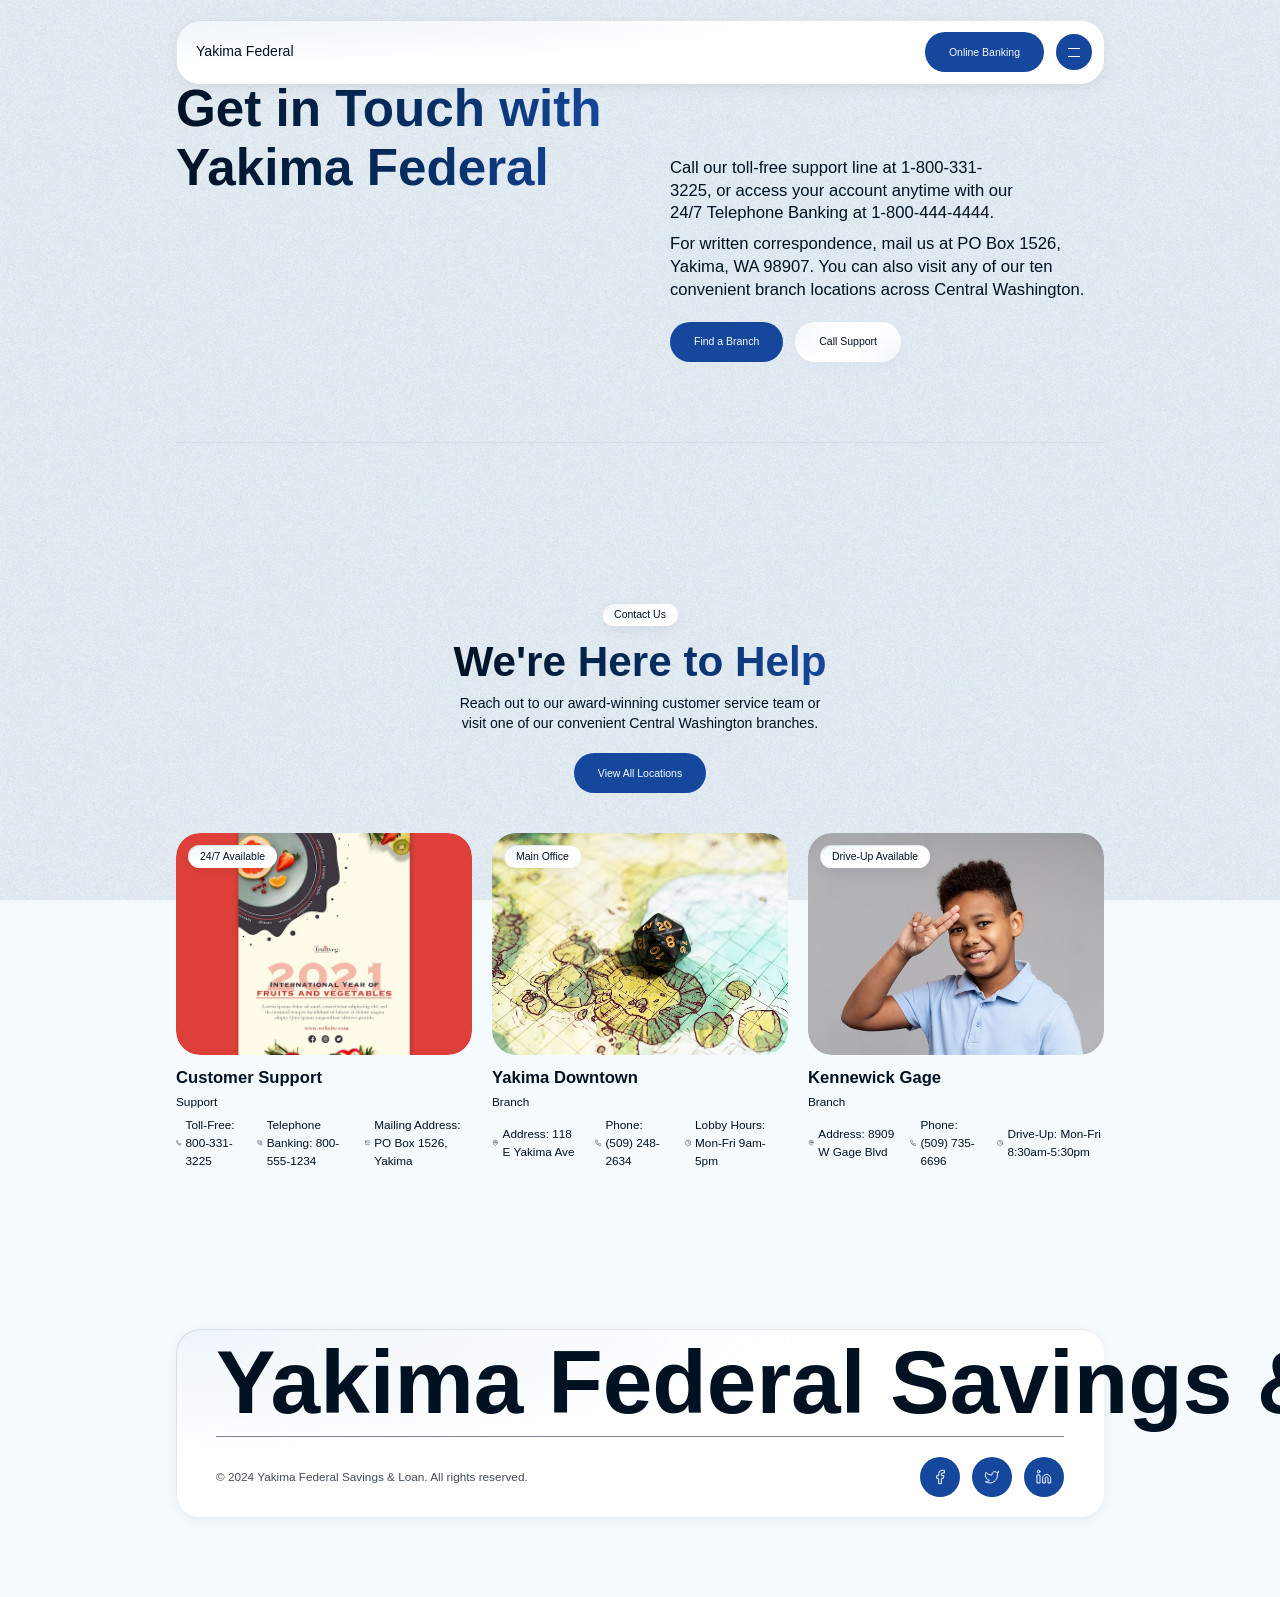
<file: yak/contact/index.html>
<!DOCTYPE html><html lang="en" data-scrapbook-source="https://3003-im7e28mf1mzjrx52izzst.sandbox.webild.io/contact" data-scrapbook-create="20260710120407256"><head>
    

    

    <meta charset="UTF-8">
    
    
    <link href="css2.css" rel="stylesheet">
    
    <meta name="viewport" content="width=device-width, initial-scale=1.0">
    <title>Webild Components</title>
  <style type="text/css" data-vite-dev-id="/home/user/projects/af42d3ae-75d8-4c0c-932a-91e92aaf8ff1/src/index.css">@import url("css2-1.css");
@layer properties;
@layer theme, base, components, utilities;
@layer theme {
  :root, :host { --font-serif: ui-serif, Georgia, Cambria, "Times New Roman", Times, serif; --color-red-50: oklch(97.1% 0.013 17.38); --color-red-300: oklch(80.8% 0.114 19.571); --color-red-400: oklch(70.4% 0.191 22.216); --color-red-500: oklch(63.7% 0.237 25.331); --color-red-600: oklch(57.7% 0.245 27.325); --color-green-500: oklch(72.3% 0.219 149.579); --color-black: #000; --color-white: #fff; --spacing: 0.25rem; --container-xs: 20rem; --container-sm: 24rem; --container-md: 28rem; --container-lg: 32rem; --container-xl: 36rem; --container-4xl: 56rem; --container-7xl: 80rem; --text-xs: var(--text-xs); --text-xs--line-height: calc(1 / 0.75); --text-sm: var(--text-sm); --text-sm--line-height: calc(1.25 / 0.875); --text-base: var(--text-base); --text-base--line-height: calc(1.5 / 1); --text-lg: var(--text-lg); --text-lg--line-height: calc(1.75 / 1.125); --text-xl: var(--text-xl); --text-xl--line-height: calc(1.75 / 1.25); --text-2xl: var(--text-2xl); --text-2xl--line-height: calc(2 / 1.5); --text-3xl: var(--text-3xl); --text-3xl--line-height: calc(2.25 / 1.875); --text-4xl: var(--text-4xl); --text-4xl--line-height: calc(2.5 / 2.25); --text-5xl: var(--text-5xl); --text-5xl--line-height: 1; --text-6xl: var(--text-6xl); --text-6xl--line-height: 1; --text-7xl: var(--text-7xl); --text-7xl--line-height: 1; --text-8xl: var(--text-8xl); --text-8xl--line-height: 1; --text-9xl: var(--text-9xl); --text-9xl--line-height: 1; --font-weight-normal: 400; --font-weight-medium: 500; --font-weight-semibold: 600; --font-weight-bold: 700; --tracking-tight: -0.025em; --tracking-wide: 0.025em; --tracking-widest: 0.1em; --leading-tight: 1.25; --leading-snug: 1.375; --leading-normal: 1.5; --leading-relaxed: 1.625; --radius-xl: 0.75rem; --radius-2xl: 1rem; --radius-3xl: 1.5rem; --radius-4xl: 2rem; --drop-shadow-lg: 0 4px 4px rgb(0 0 0 / 0.15); --drop-shadow-2xl: 0 25px 25px rgb(0 0 0 / 0.15); --ease-out: cubic-bezier(0, 0, 0.2, 1); --ease-in-out: cubic-bezier(0.4, 0, 0.2, 1); --animate-spin: spin 1s linear infinite; --animate-pulse: pulse 2s cubic-bezier(0.4, 0, 0.6, 1) infinite; --blur-xs: 4px; --blur-sm: 8px; --blur-md: 12px; --blur-lg: 16px; --blur-xl: 24px; --blur-3xl: 64px; --perspective-distant: 1200px; --aspect-video: 16 / 9; --default-transition-duration: 150ms; --default-transition-timing-function: cubic-bezier(0.4, 0, 0.2, 1); --default-font-family: 'Mulish', sans-serif; --default-mono-font-family: monospace; --radius: var(--radius); --color-background: var(--background); --color-card: var(--card); --color-foreground: var(--foreground); --color-primary-cta: var(--primary-cta); --color-primary-cta-text: var(--primary-cta-text); --color-secondary-cta: var(--secondary-cta); --color-accent: var(--accent); --color-background-accent: var(--background-accent); --width-content-width: var(--width-content-width); --width-carousel-padding: var(--width-carousel-padding); --width-carousel-padding-controls: var(--width-carousel-padding-controls); --width-carousel-item-2: var(--width-carousel-item-2); --width-carousel-item-3: var(--width-carousel-item-3); --width-carousel-item-4: var(--width-carousel-item-4); --text-2xs: var(--text-2xs); }
}
@layer base {
  *, ::after, ::before, ::backdrop, ::file-selector-button { box-sizing: border-box; margin: 0px; padding: 0px; border: 0px solid; }
  html, :host { line-height: 1.5; tab-size: 4; font-family: var(--default-font-family, ui-sans-serif, system-ui, sans-serif, "Apple Color Emoji", "Segoe UI Emoji", "Segoe UI Symbol", "Noto Color Emoji"); font-feature-settings: var(--default-font-feature-settings, normal); font-variation-settings: var(--default-font-variation-settings, normal); }
  hr { height: 0px; color: inherit; border-top-width: 1px; }
  abbr:where([title]) { text-decoration: underline dotted; }
  h1, h2, h3, h4, h5, h6 { font-size: inherit; font-weight: inherit; }
  a { color: inherit; text-decoration: inherit; }
  b, strong { font-weight: bolder; }
  code, kbd, samp, pre { font-family: var(--default-mono-font-family, ui-monospace, SFMono-Regular, Menlo, Monaco, Consolas, "Liberation Mono", "Courier New", monospace); font-feature-settings: var(--default-mono-font-feature-settings, normal); font-variation-settings: var(--default-mono-font-variation-settings, normal); font-size: 1em; }
  small { font-size: 80%; }
  sub, sup { font-size: 75%; line-height: 0; position: relative; vertical-align: baseline; }
  sub { bottom: -0.25em; }
  sup { top: -0.5em; }
  table { text-indent: 0px; border-color: inherit; border-collapse: collapse; }
  :focus-visible { outline: auto; }
  progress { vertical-align: baseline; }
  summary { display: list-item; }
  ol, ul, menu { list-style: none; }
  img, svg, video, canvas, audio, iframe, embed, object { display: block; vertical-align: middle; }
  img, video { max-width: 100%; height: auto; }
  button, input, select, optgroup, textarea, ::file-selector-button { font: inherit; letter-spacing: inherit; color: inherit; border-radius: 0px; background-color: transparent; opacity: 1; }
  :where(select:is([multiple], [size])) optgroup { font-weight: bolder; }
  :where(select:is([multiple], [size])) optgroup option { padding-inline-start: 20px; }
  ::file-selector-button { margin-inline-end: 4px; }
  ::placeholder { opacity: 1; }
  @supports (not (-webkit-appearance: -apple-pay-button)) or (contain-intrinsic-size: 1px) {
  ::placeholder {
  color: currentcolor;
  @supports (color: color-mix(in lab, red, red)) {
  color: color-mix(in oklab, currentcolor, transparent);
}
}
}
  textarea { resize: vertical; }
  ::-webkit-search-decoration { appearance: none; }
  ::-webkit-date-and-time-value { min-height: 1lh; text-align: inherit; }
  ::-webkit-datetime-edit { display: inline-flex; }
  ::-webkit-datetime-edit-fields-wrapper { padding: 0px; }
  ::-webkit-datetime-edit, ::-webkit-datetime-edit-year-field, ::-webkit-datetime-edit-month-field, ::-webkit-datetime-edit-day-field, ::-webkit-datetime-edit-hour-field, ::-webkit-datetime-edit-minute-field, ::-webkit-datetime-edit-second-field, ::-webkit-datetime-edit-millisecond-field, ::-webkit-datetime-edit-meridiem-field { padding-block: 0px; }
  ::-webkit-calendar-picker-indicator { line-height: 1; }
  :user-invalid { box-shadow: none; }
  button, input:where([type="button"], [type="reset"], [type="submit"]), ::file-selector-button { appearance: button; }
  ::-webkit-inner-spin-button, ::-webkit-outer-spin-button { height: auto; }
  [hidden]:where(:not([hidden="until-found"])) { display: none !important; }
}
@layer utilities {
  .\@container\/field-group { container: field-group / inline-size; }
  .pointer-events-auto { pointer-events: auto; }
  .pointer-events-none { pointer-events: none; }
  .invisible { visibility: hidden; }
  .visible { visibility: visible; }
  .sr-only { position: absolute; width: 1px; height: 1px; padding: 0px; margin: -1px; overflow: hidden; clip-path: inset(50%); white-space: nowrap; border-width: 0px; }
  .absolute { position: absolute; }
  .fixed { position: fixed; }
  .relative { position: relative; }
  .static { position: static; }
  .sticky { position: sticky; }
  .inset-0 { inset: calc(var(--spacing) * 0); }
  .inset-0\.5 { inset: calc(var(--spacing) * 0.5); }
  .inset-px { inset: 1px; }
  .-inset-x-px { inset-inline: -1px; }
  .inset-x-0 { inset-inline: calc(var(--spacing) * 0); }
  .inset-x-1 { inset-inline: calc(var(--spacing) * 1); }
  .inset-x-2 { inset-inline: calc(var(--spacing) * 2); }
  .inset-x-3 { inset-inline: calc(var(--spacing) * 3); }
  .inset-x-4 { inset-inline: calc(var(--spacing) * 4); }
  .inset-x-5 { inset-inline: calc(var(--spacing) * 5); }
  .inset-x-6 { inset-inline: calc(var(--spacing) * 6); }
  .inset-y-0 { inset-block: calc(var(--spacing) * 0); }
  .inset-y-1 { inset-block: calc(var(--spacing) * 1); }
  .start { inset-inline-start: var(--spacing); }
  .end { inset-inline-end: var(--spacing); }
  .-top-2 { top: calc(var(--spacing) * -2); }
  .-top-3 { top: calc(var(--spacing) * -3); }
  .-top-7 { top: calc(var(--spacing) * -7); }
  .-top-12 { top: calc(var(--spacing) * -12); }
  .-top-\[15\%\] { top: calc(-15%); }
  .-top-\[252px\] { top: calc(-252px); }
  .-top-\[352px\] { top: calc(-352px); }
  .-top-\[400px\] { top: calc(-400px); }
  .-top-\[571px\] { top: calc(-571px); }
  .top-0 { top: calc(var(--spacing) * 0); }
  .top-1 { top: calc(var(--spacing) * 1); }
  .top-1\.5 { top: calc(var(--spacing) * 1.5); }
  .top-1\/2 { top: calc(50%); }
  .top-2 { top: calc(var(--spacing) * 2); }
  .top-3 { top: calc(var(--spacing) * 3); }
  .top-3\.5 { top: calc(var(--spacing) * 3.5); }
  .top-4 { top: calc(var(--spacing) * 4); }
  .top-5 { top: calc(var(--spacing) * 5); }
  .top-8 { top: calc(var(--spacing) * 8); }
  .top-15\/100 { top: calc(15%); }
  .top-\[-20vh\] { top: -20vh; }
  .top-\[-30vh\] { top: -30vh; }
  .top-\[1px\] { top: 1px; }
  .top-\[5\%\] { top: 5%; }
  .top-\[25vw\] { top: 25vw; }
  .top-\[28\%\] { top: 28%; }
  .top-\[40\%\] { top: 40%; }
  .top-\[50\%\] { top: 50%; }
  .top-\[60\%\] { top: 60%; }
  .top-full { top: 100%; }
  .-right-2 { right: calc(var(--spacing) * -2); }
  .-right-3 { right: calc(var(--spacing) * -3); }
  .-right-12 { right: calc(var(--spacing) * -12); }
  .-right-\[33vw\] { right: calc(-33vw); }
  .-right-\[36vw\] { right: calc(-36vw); }
  .right-0 { right: calc(var(--spacing) * 0); }
  .right-1 { right: calc(var(--spacing) * 1); }
  .right-2 { right: calc(var(--spacing) * 2); }
  .right-3 { right: calc(var(--spacing) * 3); }
  .right-4 { right: calc(var(--spacing) * 4); }
  .right-5 { right: calc(var(--spacing) * 5); }
  .right-6 { right: calc(var(--spacing) * 6); }
  .right-\[2\.5vw\] { right: 2.5vw; }
  .right-\[5\%\] { right: 5%; }
  .right-\[calc\(\(100vw-var\(--width-content-width\)\)\/2\)\] { right: calc((100vw - var(--width-content-width)) / 2); }
  .right-full { right: 100%; }
  .-bottom-2 { bottom: calc(var(--spacing) * -2); }
  .-bottom-3 { bottom: calc(var(--spacing) * -3); }
  .-bottom-12 { bottom: calc(var(--spacing) * -12); }
  .-bottom-\[9vh\] { bottom: calc(-9vh); }
  .-bottom-\[46px\] { bottom: calc(-46px); }
  .-bottom-\[61vh\] { bottom: calc(-61vh); }
  .-bottom-\[62vh\] { bottom: calc(-62vh); }
  .-bottom-\[920px\] { bottom: calc(-920px); }
  .-bottom-px { bottom: -1px; }
  .bottom-0 { bottom: calc(var(--spacing) * 0); }
  .bottom-1 { bottom: calc(var(--spacing) * 1); }
  .bottom-2 { bottom: calc(var(--spacing) * 2); }
  .bottom-3 { bottom: calc(var(--spacing) * 3); }
  .bottom-4 { bottom: calc(var(--spacing) * 4); }
  .bottom-5 { bottom: calc(var(--spacing) * 5); }
  .bottom-6 { bottom: calc(var(--spacing) * 6); }
  .bottom-\[-40vh\] { bottom: -40vh; }
  .bottom-\[5\%\] { bottom: 5%; }
  .bottom-\[25vh\] { bottom: 25vh; }
  .bottom-\[calc\(var\(--spacing-4\)\+var\(--spacing-4\)\)\] { bottom: calc(var(--spacing-4) + var(--spacing-4)); }
  .bottom-full { bottom: 100%; }
  .-left-2 { left: calc(var(--spacing) * -2); }
  .-left-3 { left: calc(var(--spacing) * -3); }
  .-left-7 { left: calc(var(--spacing) * -7); }
  .-left-12 { left: calc(var(--spacing) * -12); }
  .-left-\[15\%\] { left: calc(-15%); }
  .-left-\[33vw\] { left: calc(-33vw); }
  .-left-\[36vw\] { left: calc(-36vw); }
  .-left-\[373px\] { left: calc(-373px); }
  .-left-full { left: -100%; }
  .left-0 { left: calc(var(--spacing) * 0); }
  .left-1 { left: calc(var(--spacing) * 1); }
  .left-1\/2 { left: calc(50%); }
  .left-2 { left: calc(var(--spacing) * 2); }
  .left-3 { left: calc(var(--spacing) * 3); }
  .left-4 { left: calc(var(--spacing) * 4); }
  .left-5 { left: calc(var(--spacing) * 5); }
  .left-6 { left: calc(var(--spacing) * 6); }
  .left-\[2vw\] { left: 2vw; }
  .left-\[5\%\] { left: 5%; }
  .left-\[50\%\] { left: 50%; }
  .left-\[calc\(\(100vw-var\(--width-content-width\)\)\/2\)\] { left: calc((100vw - var(--width-content-width)) / 2); }
  .left-\[calc\(50\%-7\.5px\)\] { left: calc(50% - 7.5px); }
  .left-\[calc\(50\%-10px\)\] { left: calc(50% - 10px); }
  .left-\[calc\(50\%-17\.5px\)\] { left: calc(50% - 17.5px); }
  .left-\[calc\(50\%-20px\)\] { left: calc(50% - 20px); }
  .left-\[calc\(50\%-432\.5px\)\] { left: calc(50% - 432.5px); }
  .left-\[calc\(50\%-599px\)\] { left: calc(50% - 599px); }
  .left-\[calc\(var\(--vw-1\)\*2\)\] { left: calc(var(--vw-1) * 2); }
  .left-full { left: 100%; }
  .isolate { isolation: isolate; }
  .-z-10 { z-index: calc(-10); }
  .z-0 { z-index: 0; }
  .z-1 { z-index: 1; }
  .z-2 { z-index: 2; }
  .z-10 { z-index: 10; }
  .z-20 { z-index: 20; }
  .z-30 { z-index: 30; }
  .z-40 { z-index: 40; }
  .z-50 { z-index: 50; }
  .z-100 { z-index: 100; }
  .z-110 { z-index: 110; }
  .z-999 { z-index: 999; }
  .z-1000 { z-index: 1000; }
  .z-1001 { z-index: 1001; }
  .z-99999 { z-index: 99999; }
  .z-\[1\] { z-index: 1; }
  .z-\[100\] { z-index: 100; }
  .z-\[99999\] { z-index: 99999; }
  .order-1 { order: 1; }
  .order-2 { order: 2; }
  .order-first { order: -9999; }
  .order-last { order: 9999; }
  .col-span-1 { grid-column: span 1 / span 1; }
  .col-start-1 { grid-column-start: 1; }
  .row-start-1 { grid-row-start: 1; }
  .container {
  width: 100%;
  @media (width >= 40rem) {
  max-width: 40rem;
}
  @media (width >= 48rem) {
  max-width: 48rem;
}
  @media (width >= 64rem) {
  max-width: 64rem;
}
  @media (width >= 80rem) {
  max-width: 80rem;
}
  @media (width >= 96rem) {
  max-width: 96rem;
}
}
  .\!m-0 { margin: calc(var(--spacing) * 0)  !important; }
  .m-0 { margin: calc(var(--spacing) * 0); }
  .m-1 { margin: calc(var(--spacing) * 1); }
  .m-8 { margin: calc(var(--spacing) * 8); }
  .m-9 { margin: calc(var(--spacing) * 9); }
  .m-10 { margin: calc(var(--spacing) * 10); }
  .m-12 { margin: calc(var(--spacing) * 12); }
  .m-16 { margin: calc(var(--spacing) * 16); }
  .-mx-1 { margin-inline: calc(var(--spacing) * -1); }
  .-mx-\[4\%\] { margin-inline: calc(-4%); }
  .mx-1 { margin-inline: calc(var(--spacing) * 1); }
  .mx-2 { margin-inline: calc(var(--spacing) * 2); }
  .mx-3 { margin-inline: calc(var(--spacing) * 3); }
  .mx-3\.5 { margin-inline: calc(var(--spacing) * 3.5); }
  .mx-\[0\.25em\] { margin-inline: 0.25em; }
  .mx-auto { margin-inline: auto; }
  .-my-2 { margin-block: calc(var(--spacing) * -2); }
  .my-0 { margin-block: calc(var(--spacing) * 0); }
  .my-0\.5 { margin-block: calc(var(--spacing) * 0.5); }
  .my-1 { margin-block: calc(var(--spacing) * 1); }
  .my-4 { margin-block: calc(var(--spacing) * 4); }
  .my-5 { margin-block: calc(var(--spacing) * 5); }
  .my-8 { margin-block: calc(var(--spacing) * 8); }
  .my-20 { margin-block: calc(var(--spacing) * 20); }
  .-mt-1 { margin-top: calc(var(--spacing) * -1); }
  .-mt-4 { margin-top: calc(var(--spacing) * -4); }
  .-mt-5 { margin-top: calc(var(--spacing) * -5); }
  .mt-0\.5 { margin-top: calc(var(--spacing) * 0.5); }
  .mt-0\.75 { margin-top: calc(var(--spacing) * 0.75); }
  .mt-1 { margin-top: calc(var(--spacing) * 1); }
  .mt-1\.5 { margin-top: calc(var(--spacing) * 1.5); }
  .mt-2 { margin-top: calc(var(--spacing) * 2); }
  .mt-3 { margin-top: calc(var(--spacing) * 3); }
  .mt-4 { margin-top: calc(var(--spacing) * 4); }
  .mt-5 { margin-top: calc(var(--spacing) * 5); }
  .mt-6 { margin-top: calc(var(--spacing) * 6); }
  .mt-8 { margin-top: calc(var(--spacing) * 8); }
  .mt-12 { margin-top: calc(var(--spacing) * 12); }
  .mt-20 { margin-top: calc(var(--spacing) * 20); }
  .mt-24 { margin-top: calc(var(--spacing) * 24); }
  .mt-\[-0\.25em\] { margin-top: -0.25em; }
  .mt-auto { margin-top: auto; }
  .mr-1 { margin-right: calc(var(--spacing) * 1); }
  .mr-2 { margin-right: calc(var(--spacing) * 2); }
  .mr-3 { margin-right: calc(var(--spacing) * 3); }
  .mr-5 { margin-right: calc(var(--spacing) * 5); }
  .-mb-\[0\.1em\] { margin-bottom: calc(-0.1em); }
  .mb-0\.5 { margin-bottom: calc(var(--spacing) * 0.5); }
  .mb-1 { margin-bottom: calc(var(--spacing) * 1); }
  .mb-2 { margin-bottom: calc(var(--spacing) * 2); }
  .mb-3 { margin-bottom: calc(var(--spacing) * 3); }
  .mb-4 { margin-bottom: calc(var(--spacing) * 4); }
  .mb-5 { margin-bottom: calc(var(--spacing) * 5); }
  .mb-6 { margin-bottom: calc(var(--spacing) * 6); }
  .mb-8 { margin-bottom: calc(var(--spacing) * 8); }
  .mb-10 { margin-bottom: calc(var(--spacing) * 10); }
  .mb-20 { margin-bottom: calc(var(--spacing) * 20); }
  .-ml-3 { margin-left: calc(var(--spacing) * -3); }
  .-ml-4 { margin-left: calc(var(--spacing) * -4); }
  .-ml-5 { margin-left: calc(var(--spacing) * -5); }
  .-ml-15 { margin-left: calc(var(--spacing) * -15); }
  .ml-1 { margin-left: calc(var(--spacing) * 1); }
  .ml-2 { margin-left: calc(var(--spacing) * 2); }
  .ml-4 { margin-left: calc(var(--spacing) * 4); }
  .ml-auto { margin-left: auto; }
  .line-clamp-2 { overflow: hidden; display: -webkit-box; -moz-box-orient: vertical; -webkit-line-clamp: 2; }
  .line-clamp-3 { overflow: hidden; display: -webkit-box; -moz-box-orient: vertical; -webkit-line-clamp: 3; }
  .block { display: block; }
  .flex { display: flex; }
  .grid { display: grid; }
  .hidden { display: none; }
  .inline { display: inline; }
  .inline-block { display: inline-block; }
  .inline-flex { display: inline-flex; }
  .table { display: table; }
  .aspect-2\/1 { aspect-ratio: 2 / 1; }
  .aspect-3\/2 { aspect-ratio: 3 / 2; }
  .aspect-3\/4 { aspect-ratio: 3 / 4; }
  .aspect-4\/3 { aspect-ratio: 4 / 3; }
  .aspect-4\/5 { aspect-ratio: 4 / 5; }
  .aspect-5\/6 { aspect-ratio: 5 / 6; }
  .aspect-6\/7 { aspect-ratio: 6 / 7; }
  .aspect-9\/16 { aspect-ratio: 9 / 16; }
  .aspect-square { aspect-ratio: 1 / 1; }
  .aspect-video { aspect-ratio: var(--aspect-video); }
  .size-1\/2 { width: calc(50%); height: calc(50%); }
  .size-2 { width: calc(var(--spacing) * 2); height: calc(var(--spacing) * 2); }
  .size-2\.5 { width: calc(var(--spacing) * 2.5); height: calc(var(--spacing) * 2.5); }
  .size-3 { width: calc(var(--spacing) * 3); height: calc(var(--spacing) * 3); }
  .size-3\.5 { width: calc(var(--spacing) * 3.5); height: calc(var(--spacing) * 3.5); }
  .size-4 { width: calc(var(--spacing) * 4); height: calc(var(--spacing) * 4); }
  .size-4\/10 { width: calc(40%); height: calc(40%); }
  .size-5 { width: calc(var(--spacing) * 5); height: calc(var(--spacing) * 5); }
  .size-6 { width: calc(var(--spacing) * 6); height: calc(var(--spacing) * 6); }
  .size-7 { width: calc(var(--spacing) * 7); height: calc(var(--spacing) * 7); }
  .size-8 { width: calc(var(--spacing) * 8); height: calc(var(--spacing) * 8); }
  .size-9 { width: calc(var(--spacing) * 9); height: calc(var(--spacing) * 9); }
  .size-10 { width: calc(var(--spacing) * 10); height: calc(var(--spacing) * 10); }
  .size-12 { width: calc(var(--spacing) * 12); height: calc(var(--spacing) * 12); }
  .size-14 { width: calc(var(--spacing) * 14); height: calc(var(--spacing) * 14); }
  .size-16 { width: calc(var(--spacing) * 16); height: calc(var(--spacing) * 16); }
  .size-18 { width: calc(var(--spacing) * 18); height: calc(var(--spacing) * 18); }
  .size-20 { width: calc(var(--spacing) * 20); height: calc(var(--spacing) * 20); }
  .size-22 { width: calc(var(--spacing) * 22); height: calc(var(--spacing) * 22); }
  .size-24 { width: calc(var(--spacing) * 24); height: calc(var(--spacing) * 24); }
  .size-40 { width: calc(var(--spacing) * 40); height: calc(var(--spacing) * 40); }
  .size-60 { width: calc(var(--spacing) * 60); height: calc(var(--spacing) * 60); }
  .size-80 { width: calc(var(--spacing) * 80); height: calc(var(--spacing) * 80); }
  .size-100 { width: calc(var(--spacing) * 100); height: calc(var(--spacing) * 100); }
  .size-\[--cell-size\] { }
  .size-\[1em\] { width: 1em; height: 1em; }
  .size-full { width: 100%; height: 100%; }
  .h-\(--text-7xl\) { height: var(--text-7xl); }
  .h-\(--text-base\) { height: var(--text-base); }
  .h-\(--text-sm\) { height: var(--text-sm); }
  .h-\(--text-xl\) { height: var(--text-xl); }
  .h-0\.5 { height: calc(var(--spacing) * 0.5); }
  .h-1 { height: calc(var(--spacing) * 1); }
  .h-1\.5 { height: calc(var(--spacing) * 1.5); }
  .h-1\/2 { height: calc(50%); }
  .h-1\/3 { height: calc(33.3333%); }
  .h-2 { height: calc(var(--spacing) * 2); }
  .h-2\.5 { height: calc(var(--spacing) * 2.5); }
  .h-2\/5 { height: calc(40%); }
  .h-3 { height: calc(var(--spacing) * 3); }
  .h-3\.5 { height: calc(var(--spacing) * 3.5); }
  .h-4 { height: calc(var(--spacing) * 4); }
  .h-4\/5 { height: calc(80%); }
  .h-5 { height: calc(var(--spacing) * 5); }
  .h-5\/10 { height: calc(50%); }
  .h-6 { height: calc(var(--spacing) * 6); }
  .h-7 { height: calc(var(--spacing) * 7); }
  .h-8 { height: calc(var(--spacing) * 8); }
  .h-9 { height: calc(var(--spacing) * 9); }
  .h-10 { height: calc(var(--spacing) * 10); }
  .h-11 { height: calc(var(--spacing) * 11); }
  .h-12 { height: calc(var(--spacing) * 12); }
  .h-13 { height: calc(var(--spacing) * 13); }
  .h-14 { height: calc(var(--spacing) * 14); }
  .h-15 { height: calc(var(--spacing) * 15); }
  .h-20 { height: calc(var(--spacing) * 20); }
  .h-30 { height: calc(var(--spacing) * 30); }
  .h-36 { height: calc(var(--spacing) * 36); }
  .h-48 { height: calc(var(--spacing) * 48); }
  .h-60 { height: calc(var(--spacing) * 60); }
  .h-70\/100 { height: calc(70%); }
  .h-72 { height: calc(var(--spacing) * 72); }
  .h-80 { height: calc(var(--spacing) * 80); }
  .h-90 { height: calc(var(--spacing) * 90); }
  .h-96 { height: calc(var(--spacing) * 96); }
  .h-100 { height: calc(var(--spacing) * 100); }
  .h-150 { height: calc(var(--spacing) * 150); }
  .h-\[--cell-size\] { }
  .h-\[1em\] { height: 1em; }
  .h-\[1px\] { height: 1px; }
  .h-\[12vh\] { height: 12vh; }
  .h-\[20em\] { height: 20em; }
  .h-\[50svh\] { height: 50svh; }
  .h-\[50vh\] { height: 50vh; }
  .h-\[70vh\] { height: 70vh; }
  .h-\[90svh\] { height: 90svh; }
  .h-\[92px\] { height: 92px; }
  .h-\[105vh\] { height: 105vh; }
  .h-\[110vh\] { height: 110vh; }
  .h-\[120\%\] { height: 120%; }
  .h-\[129vh\] { height: 129vh; }
  .h-\[130\%\] { height: 130%; }
  .h-\[140vw\] { height: 140vw; }
  .h-\[150vh\] { height: 150vh; }
  .h-\[150vw\] { height: 150vw; }
  .h-\[179vh\] { height: 179vh; }
  .h-\[300vh\] { height: 300vh; }
  .h-\[450px\] { height: 450px; }
  .h-\[929px\] { height: 929px; }
  .h-\[calc\(var\(--text-base\)\*1\.25\)\] { height: calc(var(--text-base) * 1.25); }
  .h-\[var\(--radix-navigation-menu-viewport-height\)\] { height: var(--radix-navigation-menu-viewport-height); }
  .h-\[var\(--radix-select-trigger-height\)\] { height: var(--radix-select-trigger-height); }
  .h-auto { height: auto; }
  .h-fit { height: fit-content; }
  .h-full { height: 100%; }
  .h-max { height: max-content; }
  .h-px { height: 1px; }
  .h-screen { height: 100vh; }
  .h-svh { height: 100svh; }
  .max-h-96 { max-height: calc(var(--spacing) * 96); }
  .max-h-\[--radix-context-menu-content-available-height\] { }
  .max-h-\[300px\] { max-height: 300px; }
  .max-h-\[var\(--radix-dropdown-menu-content-available-height\)\] { max-height: var(--radix-dropdown-menu-content-available-height); }
  .max-h-screen { max-height: 100vh; }
  .min-h-0 { min-height: calc(var(--spacing) * 0); }
  .min-h-8 { min-height: calc(var(--spacing) * 8); }
  .min-h-9 { min-height: calc(var(--spacing) * 9); }
  .min-h-10 { min-height: calc(var(--spacing) * 10); }
  .min-h-24 { min-height: calc(var(--spacing) * 24); }
  .min-h-60 { min-height: calc(var(--spacing) * 60); }
  .min-h-70 { min-height: calc(var(--spacing) * 70); }
  .min-h-80 { min-height: calc(var(--spacing) * 80); }
  .min-h-100 { min-height: calc(var(--spacing) * 100); }
  .min-h-\[60px\] { min-height: 60px; }
  .min-h-\[80px\] { min-height: 80px; }
  .min-h-svh { min-height: 100svh; }
  .w-0 { width: calc(var(--spacing) * 0); }
  .w-0\.5 { width: calc(var(--spacing) * 0.5); }
  .w-1 { width: calc(var(--spacing) * 1); }
  .w-1\/2 { width: calc(50%); }
  .w-1\/3 { width: calc(33.3333%); }
  .w-2 { width: calc(var(--spacing) * 2); }
  .w-2\.5 { width: calc(var(--spacing) * 2.5); }
  .w-2\/5 { width: calc(40%); }
  .w-3 { width: calc(var(--spacing) * 3); }
  .w-3\.5 { width: calc(var(--spacing) * 3.5); }
  .w-3\/4 { width: calc(75%); }
  .w-3\/5 { width: calc(60%); }
  .w-4 { width: calc(var(--spacing) * 4); }
  .w-4\/5 { width: calc(80%); }
  .w-5 { width: calc(var(--spacing) * 5); }
  .w-6 { width: calc(var(--spacing) * 6); }
  .w-6\/10 { width: calc(60%); }
  .w-7 { width: calc(var(--spacing) * 7); }
  .w-7xl { width: var(--container-7xl); }
  .w-8 { width: calc(var(--spacing) * 8); }
  .w-9 { width: calc(var(--spacing) * 9); }
  .w-9\/10 { width: calc(90%); }
  .w-10 { width: calc(var(--spacing) * 10); }
  .w-11 { width: calc(var(--spacing) * 11); }
  .w-12 { width: calc(var(--spacing) * 12); }
  .w-14 { width: calc(var(--spacing) * 14); }
  .w-20 { width: calc(var(--spacing) * 20); }
  .w-24 { width: calc(var(--spacing) * 24); }
  .w-25\/100 { width: calc(25%); }
  .w-28 { width: calc(var(--spacing) * 28); }
  .w-48 { width: calc(var(--spacing) * 48); }
  .w-60 { width: calc(var(--spacing) * 60); }
  .w-64 { width: calc(var(--spacing) * 64); }
  .w-65\/100 { width: calc(65%); }
  .w-72 { width: calc(var(--spacing) * 72); }
  .w-75\/100 { width: calc(75%); }
  .w-80 { width: calc(var(--spacing) * 80); }
  .w-95\/100 { width: calc(95%); }
  .w-96 { width: calc(var(--spacing) * 96); }
  .w-100 { width: calc(var(--spacing) * 100); }
  .w-\[--cell-size\] { }
  .w-\[--sidebar-width\] { }
  .w-\[1px\] { width: 1px; }
  .w-\[9vw\] { width: 9vw; }
  .w-\[10vw\] { width: 10vw; }
  .w-\[12\.5vw\] { width: 12.5vw; }
  .w-\[15em\] { width: 15em; }
  .w-\[15px\] { width: 15px; }
  .w-\[15vw\] { width: 15vw; }
  .w-\[20px\] { width: 20px; }
  .w-\[23\%\] { width: 23%; }
  .w-\[35\%\] { width: 35%; }
  .w-\[35px\] { width: 35px; }
  .w-\[40px\] { width: 40px; }
  .w-\[45vw\] { width: 45vw; }
  .w-\[49vw\] { width: 49vw; }
  .w-\[50vw\] { width: 50vw; }
  .w-\[55\%\] { width: 55%; }
  .w-\[70\%\] { width: 70%; }
  .w-\[100px\] { width: 100px; }
  .w-\[120vw\] { width: 120vw; }
  .w-\[130\%\] { width: 130%; }
  .w-\[150vw\] { width: 150vw; }
  .w-\[160px\] { width: 160px; }
  .w-\[865px\] { width: 865px; }
  .w-\[1142px\] { width: 1142px; }
  .w-\[1198px\] { width: 1198px; }
  .w-auto { width: auto; }
  .w-carousel-item-3 { width: var(--width-carousel-item-3); }
  .w-carousel-item-4 { width: var(--width-carousel-item-4); }
  .w-carousel-padding { width: var(--width-carousel-padding); }
  .w-carousel-padding-controls { width: var(--width-carousel-padding-controls); }
  .w-content-width { width: var(--width-content-width); }
  .w-fit { width: fit-content; }
  .w-full { width: 100%; }
  .w-lg { width: var(--container-lg); }
  .w-max { width: max-content; }
  .w-md { width: var(--container-md); }
  .w-px { width: 1px; }
  .w-screen { width: 100vw; }
  .w-xs { width: var(--container-xs); }
  .max-w-3\/4 { max-width: calc(75%); }
  .max-w-9\/10 { max-width: calc(90%); }
  .max-w-\[--skeleton-width\] { }
  .max-w-\[82px\] { max-width: 82px; }
  .max-w-\[95\%\] { max-width: 95%; }
  .max-w-\[340px\] { max-width: 340px; }
  .max-w-\[420px\] { max-width: 420px; }
  .max-w-full { max-width: 100%; }
  .max-w-lg { max-width: var(--container-lg); }
  .max-w-max { max-width: max-content; }
  .max-w-sm { max-width: var(--container-sm); }
  .max-w-xl { max-width: var(--container-xl); }
  .max-w-xs { max-width: var(--container-xs); }
  .min-w-0 { min-width: calc(var(--spacing) * 0); }
  .min-w-5 { min-width: calc(var(--spacing) * 5); }
  .min-w-8 { min-width: calc(var(--spacing) * 8); }
  .min-w-9 { min-width: calc(var(--spacing) * 9); }
  .min-w-10 { min-width: calc(var(--spacing) * 10); }
  .min-w-32 { min-width: calc(var(--spacing) * 32); }
  .min-w-\[--cell-size\] { }
  .min-w-\[8rem\] { min-width: 8rem; }
  .min-w-\[12rem\] { min-width: 12rem; }
  .min-w-\[30px\] { min-width: 30px; }
  .min-w-\[var\(--radix-select-trigger-width\)\] { min-width: var(--radix-select-trigger-width); }
  .flex-1 { flex: 1 1 0%; }
  .flex-none { flex: 0 0 auto; }
  .shrink-0 { flex-shrink: 0; }
  .flex-grow { flex-grow: 1; }
  .grow { flex-grow: 1; }
  .grow-0 { flex-grow: 0; }
  .basis-full { flex-basis: 100%; }
  .caption-bottom { caption-side: bottom; }
  .border-collapse { border-collapse: collapse; }
  .origin-\[--radix-context-menu-content-transform-origin\] { }
  .origin-\[--radix-dropdown-menu-content-transform-origin\] { }
  .origin-\[--radix-hover-card-content-transform-origin\] { }
  .origin-\[--radix-menubar-content-transform-origin\] { }
  .origin-\[--radix-popover-content-transform-origin\] { }
  .origin-center { transform-origin: center center 0px; }
  .origin-left { transform-origin: 0px center 0px; }
  .origin-top { transform-origin: center top 0px; }
  .origin-top-right { transform-origin: 100% 0px 0px; }
  .-translate-x-1\/2 { --tw-translate-x: calc(calc(1 / 2 * 100%) * -1); translate: var(--tw-translate-x) var(--tw-translate-y); }
  .-translate-x-1\/4 { --tw-translate-x: calc(calc(1 / 4 * 100%) * -1); translate: var(--tw-translate-x) var(--tw-translate-y); }
  .-translate-x-3 { --tw-translate-x: calc(var(--spacing) * -3); translate: var(--tw-translate-x) var(--tw-translate-y); }
  .-translate-x-5 { --tw-translate-x: calc(var(--spacing) * -5); translate: var(--tw-translate-x) var(--tw-translate-y); }
  .-translate-x-6 { --tw-translate-x: calc(var(--spacing) * -6); translate: var(--tw-translate-x) var(--tw-translate-y); }
  .-translate-x-10 { --tw-translate-x: calc(var(--spacing) * -10); translate: var(--tw-translate-x) var(--tw-translate-y); }
  .-translate-x-\[12\%\] { --tw-translate-x: calc(12% * -1); translate: var(--tw-translate-x) var(--tw-translate-y); }
  .-translate-x-\[120\%\] { --tw-translate-x: calc(120% * -1); translate: var(--tw-translate-x) var(--tw-translate-y); }
  .-translate-x-\[calc\(-100\%\+2rem\)\] { --tw-translate-x: calc(calc(-100% + 2rem) * -1); translate: var(--tw-translate-x) var(--tw-translate-y); }
  .-translate-x-px { --tw-translate-x: -1px; translate: var(--tw-translate-x) var(--tw-translate-y); }
  .translate-x-0\.5 { --tw-translate-x: calc(var(--spacing) * 0.5); translate: var(--tw-translate-x) var(--tw-translate-y); }
  .translate-x-1\/2 { --tw-translate-x: calc(1 / 2 * 100%); translate: var(--tw-translate-x) var(--tw-translate-y); }
  .translate-x-1\/4 { --tw-translate-x: calc(1 / 4 * 100%); translate: var(--tw-translate-x) var(--tw-translate-y); }
  .translate-x-5 { --tw-translate-x: calc(var(--spacing) * 5); translate: var(--tw-translate-x) var(--tw-translate-y); }
  .translate-x-6 { --tw-translate-x: calc(var(--spacing) * 6); translate: var(--tw-translate-x) var(--tw-translate-y); }
  .translate-x-16 { --tw-translate-x: calc(var(--spacing) * 16); translate: var(--tw-translate-x) var(--tw-translate-y); }
  .translate-x-32 { --tw-translate-x: calc(var(--spacing) * 32); translate: var(--tw-translate-x) var(--tw-translate-y); }
  .translate-x-\[-50\%\] { --tw-translate-x: -50%; translate: var(--tw-translate-x) var(--tw-translate-y); }
  .translate-x-\[12\%\] { --tw-translate-x: 12%; translate: var(--tw-translate-x) var(--tw-translate-y); }
  .translate-x-px { --tw-translate-x: 1px; translate: var(--tw-translate-x) var(--tw-translate-y); }
  .-translate-y-1 { --tw-translate-y: calc(var(--spacing) * -1); translate: var(--tw-translate-x) var(--tw-translate-y); }
  .-translate-y-1\/2 { --tw-translate-y: calc(calc(1 / 2 * 100%) * -1); translate: var(--tw-translate-x) var(--tw-translate-y); }
  .-translate-y-5 { --tw-translate-y: calc(var(--spacing) * -5); translate: var(--tw-translate-x) var(--tw-translate-y); }
  .-translate-y-14 { --tw-translate-y: calc(var(--spacing) * -14); translate: var(--tw-translate-x) var(--tw-translate-y); }
  .-translate-y-\[8\%\] { --tw-translate-y: calc(8% * -1); translate: var(--tw-translate-x) var(--tw-translate-y); }
  .translate-y-0 { --tw-translate-y: calc(var(--spacing) * 0); translate: var(--tw-translate-x) var(--tw-translate-y); }
  .translate-y-1 { --tw-translate-y: calc(var(--spacing) * 1); translate: var(--tw-translate-x) var(--tw-translate-y); }
  .translate-y-1\/2 { --tw-translate-y: calc(1 / 2 * 100%); translate: var(--tw-translate-x) var(--tw-translate-y); }
  .translate-y-5 { --tw-translate-y: calc(var(--spacing) * 5); translate: var(--tw-translate-x) var(--tw-translate-y); }
  .translate-y-16 { --tw-translate-y: calc(var(--spacing) * 16); translate: var(--tw-translate-x) var(--tw-translate-y); }
  .translate-y-\[-50\%\] { --tw-translate-y: -50%; translate: var(--tw-translate-x) var(--tw-translate-y); }
  .translate-y-\[10\%\] { --tw-translate-y: 10%; translate: var(--tw-translate-x) var(--tw-translate-y); }
  .translate-y-full { --tw-translate-y: 100%; translate: var(--tw-translate-x) var(--tw-translate-y); }
  .scale-0 { --tw-scale-x: 0%; --tw-scale-y: 0%; --tw-scale-z: 0%; scale: var(--tw-scale-x) var(--tw-scale-y); }
  .scale-75 { --tw-scale-x: 75%; --tw-scale-y: 75%; --tw-scale-z: 75%; scale: var(--tw-scale-x) var(--tw-scale-y); }
  .scale-85 { --tw-scale-x: 85%; --tw-scale-y: 85%; --tw-scale-z: 85%; scale: var(--tw-scale-x) var(--tw-scale-y); }
  .scale-90 { --tw-scale-x: 90%; --tw-scale-y: 90%; --tw-scale-z: 90%; scale: var(--tw-scale-x) var(--tw-scale-y); }
  .scale-100 { --tw-scale-x: 100%; --tw-scale-y: 100%; --tw-scale-z: 100%; scale: var(--tw-scale-x) var(--tw-scale-y); }
  .scale-150 { --tw-scale-x: 150%; --tw-scale-y: 150%; --tw-scale-z: 150%; scale: var(--tw-scale-x) var(--tw-scale-y); }
  .scale-x-0 { --tw-scale-x: 0%; scale: var(--tw-scale-x) var(--tw-scale-y); }
  .scale-x-100 { --tw-scale-x: 100%; scale: var(--tw-scale-x) var(--tw-scale-y); }
  .-rotate-3 { rotate: calc(-3deg); }
  .-rotate-6 { rotate: calc(-6deg); }
  .-rotate-8 { rotate: calc(-8deg); }
  .-rotate-20 { rotate: calc(-20deg); }
  .-rotate-45 { rotate: calc(-45deg); }
  .-rotate-60 { rotate: calc(-60deg); }
  .-rotate-\[38deg\] { rotate: calc(-38deg); }
  .-rotate-\[52\.5deg\] { rotate: calc(-52.5deg); }
  .rotate-0 { rotate: 0deg; }
  .rotate-3 { rotate: 3deg; }
  .rotate-6 { rotate: 6deg; }
  .rotate-8 { rotate: 8deg; }
  .rotate-10 { rotate: 10deg; }
  .rotate-45 { rotate: 45deg; }
  .rotate-90 { rotate: 90deg; }
  .rotate-180 { rotate: 180deg; }
  .rotate-x-20 { --tw-rotate-x: rotateX(20deg); transform: var(--tw-rotate-x,) var(--tw-rotate-y,) var(--tw-rotate-z,) var(--tw-skew-x,) var(--tw-skew-y,); }
  .rotate-y-180 { --tw-rotate-y: rotateY(180deg); transform: var(--tw-rotate-x,) var(--tw-rotate-y,) var(--tw-rotate-z,) var(--tw-skew-x,) var(--tw-skew-y,); }
  .-skew-y-\[8deg\] { --tw-skew-y: skewY(calc(8deg * -1)); transform: var(--tw-rotate-x,) var(--tw-rotate-y,) var(--tw-rotate-z,) var(--tw-skew-x,) var(--tw-skew-y,); }
  .transform { transform: var(--tw-rotate-x,) var(--tw-rotate-y,) var(--tw-rotate-z,) var(--tw-skew-x,) var(--tw-skew-y,); }
  .transform-\[rotateY\(180deg\)\] { transform: rotateY(180deg); }
  .animate-\[cell-wave-pulse_4s_ease_infinite\] { animation: 4s infinite cell-wave-pulse; }
  .animate-pulse { animation: var(--animate-pulse); }
  .animate-spin { animation: var(--animate-spin); }
  .cursor-default { cursor: default; }
  .cursor-grab { cursor: grab; }
  .cursor-not-allowed { cursor: not-allowed; }
  .cursor-pointer { cursor: pointer; }
  .cursor-text { cursor: text; }
  .touch-none { touch-action: none; }
  .resize { resize: both; }
  .resize-none { resize: none; }
  .list-decimal { list-style-type: decimal; }
  .list-disc { list-style-type: disc; }
  .list-none { list-style-type: none; }
  .grid-cols-1 { grid-template-columns: repeat(1, minmax(0px, 1fr)); }
  .grid-cols-2 { grid-template-columns: repeat(2, minmax(0px, 1fr)); }
  .grid-cols-4 { grid-template-columns: repeat(4, minmax(0px, 1fr)); }
  .grid-cols-\[0fr\] { grid-template-columns: 0fr; }
  .grid-rows-\[0fr\] { grid-template-rows: 0fr; }
  .grid-rows-\[1fr\] { grid-template-rows: 1fr; }
  .flex-col { flex-direction: column; }
  .flex-col-reverse { flex-direction: column-reverse; }
  .flex-row { flex-direction: row; }
  .flex-row-reverse { flex-direction: row-reverse; }
  .flex-wrap { flex-wrap: wrap; }
  .place-content-center { place-content: center; }
  .place-items-center { place-items: center; }
  .items-baseline { align-items: baseline; }
  .items-center { align-items: center; }
  .items-end { align-items: flex-end; }
  .items-start { align-items: flex-start; }
  .items-stretch { align-items: stretch; }
  .justify-between { justify-content: space-between; }
  .justify-center { justify-content: center; }
  .justify-end { justify-content: flex-end; }
  .justify-start { justify-content: flex-start; }
  .gap-0 { gap: calc(var(--spacing) * 0); }
  .gap-1 { gap: calc(var(--spacing) * 1); }
  .gap-1\.5 { gap: calc(var(--spacing) * 1.5); }
  .gap-2 { gap: calc(var(--spacing) * 2); }
  .gap-2\.5 { gap: calc(var(--spacing) * 2.5); }
  .gap-3 { gap: calc(var(--spacing) * 3); }
  .gap-4 { gap: calc(var(--spacing) * 4); }
  .gap-5 { gap: calc(var(--spacing) * 5); }
  .gap-6 { gap: calc(var(--spacing) * 6); }
  .gap-7 { gap: calc(var(--spacing) * 7); }
  .gap-8 { gap: calc(var(--spacing) * 8); }
  .gap-9 { gap: calc(var(--spacing) * 9); }
  .gap-10 { gap: calc(var(--spacing) * 10); }
  .gap-12 { gap: calc(var(--spacing) * 12); }
  .gap-20 { gap: calc(var(--spacing) * 20); }
  .space-y-1 {
  :where(& > :not(:last-child)) { --tw-space-y-reverse: 0; margin-block-start: calc(calc(var(--spacing) * 1) * var(--tw-space-y-reverse)); margin-block-end: calc(calc(var(--spacing) * 1) * calc(1 - var(--tw-space-y-reverse))); }
}
  .space-y-1\.5 {
  :where(& > :not(:last-child)) { --tw-space-y-reverse: 0; margin-block-start: calc(calc(var(--spacing) * 1.5) * var(--tw-space-y-reverse)); margin-block-end: calc(calc(var(--spacing) * 1.5) * calc(1 - var(--tw-space-y-reverse))); }
}
  .space-y-2 {
  :where(& > :not(:last-child)) { --tw-space-y-reverse: 0; margin-block-start: calc(calc(var(--spacing) * 2) * var(--tw-space-y-reverse)); margin-block-end: calc(calc(var(--spacing) * 2) * calc(1 - var(--tw-space-y-reverse))); }
}
  .space-y-4 {
  :where(& > :not(:last-child)) { --tw-space-y-reverse: 0; margin-block-start: calc(calc(var(--spacing) * 4) * var(--tw-space-y-reverse)); margin-block-end: calc(calc(var(--spacing) * 4) * calc(1 - var(--tw-space-y-reverse))); }
}
  .-space-x-2 {
  :where(& > :not(:last-child)) { --tw-space-x-reverse: 0; margin-inline-start: calc(calc(var(--spacing) * -2) * var(--tw-space-x-reverse)); margin-inline-end: calc(calc(var(--spacing) * -2) * calc(1 - var(--tw-space-x-reverse))); }
}
  .space-x-1 {
  :where(& > :not(:last-child)) { --tw-space-x-reverse: 0; margin-inline-start: calc(calc(var(--spacing) * 1) * var(--tw-space-x-reverse)); margin-inline-end: calc(calc(var(--spacing) * 1) * calc(1 - var(--tw-space-x-reverse))); }
}
  .space-x-4 {
  :where(& > :not(:last-child)) { --tw-space-x-reverse: 0; margin-inline-start: calc(calc(var(--spacing) * 4) * var(--tw-space-x-reverse)); margin-inline-end: calc(calc(var(--spacing) * 4) * calc(1 - var(--tw-space-x-reverse))); }
}
  .gap-y-4 { row-gap: calc(var(--spacing) * 4); }
  .gap-y-10 { row-gap: calc(var(--spacing) * 10); }
  .divide-y {
  :where(& > :not(:last-child)) { --tw-divide-y-reverse: 0; border-bottom-style: var(--tw-border-style); border-top-style: var(--tw-border-style); border-top-width: calc(1px * var(--tw-divide-y-reverse)); border-bottom-width: calc(1px * calc(1 - var(--tw-divide-y-reverse))); }
}
  .divide-accent {
  :where(& > :not(:last-child)) { border-color: var(--accent); }
}
  .self-end { align-self: flex-end; }
  .self-stretch { align-self: stretch; }
  .truncate { overflow: hidden; text-overflow: ellipsis; white-space: nowrap; }
  .overflow-auto { overflow: auto; }
  .overflow-clip { overflow: clip; }
  .overflow-hidden { overflow: hidden; }
  .overflow-visible { overflow: visible; }
  .overflow-x-hidden { overflow-x: hidden; }
  .overflow-y-auto { overflow-y: auto; }
  .rounded { border-radius: var(--radius); }
  .rounded-2xl { border-radius: var(--radius-2xl); }
  .rounded-3xl { border-radius: var(--radius-3xl); }
  .rounded-4xl { border-radius: var(--radius-4xl); }
  .rounded-\[0\.5rem\] { border-radius: 0.5rem; }
  .rounded-\[2px\] { border-radius: 2px; }
  .rounded-\[6px\] { border-radius: 6px; }
  .rounded-\[100\%\] { border-radius: 100%; }
  .rounded-\[calc\(var\(--radius\)-5px\)\] { border-radius: calc(var(--radius) - 5px); }
  .rounded-\[inherit\] { border-radius: inherit; }
  .rounded-full { border-radius: calc(infinity * 1px); }
  .rounded-full\! { border-radius: calc(infinity * 1px) !important; }
  .rounded-lg { border-radius: var(--radius); }
  .rounded-md { border-radius: calc(var(--radius) - 2px); }
  .rounded-none { border-radius: 0px; }
  .rounded-none\! { border-radius: 0px !important; }
  .rounded-sm { border-radius: calc(var(--radius) - 4px); }
  .rounded-xl { border-radius: var(--radius-xl); }
  .rounded-t { border-top-left-radius: var(--radius); border-top-right-radius: var(--radius); }
  .rounded-t-\[10px\] { border-top-left-radius: 10px; border-top-right-radius: 10px; }
  .rounded-t-lg { border-top-left-radius: var(--radius); border-top-right-radius: var(--radius); }
  .rounded-t-none { border-top-left-radius: 0px; border-top-right-radius: 0px; }
  .rounded-l { border-top-left-radius: var(--radius); border-bottom-left-radius: var(--radius); }
  .rounded-l-lg { border-top-left-radius: var(--radius); border-bottom-left-radius: var(--radius); }
  .rounded-l-md { border-top-left-radius: calc(var(--radius) - 2px); border-bottom-left-radius: calc(var(--radius) - 2px); }
  .rounded-l-none { border-top-left-radius: 0px; border-bottom-left-radius: 0px; }
  .rounded-tl-sm { border-top-left-radius: calc(var(--radius) - 4px); }
  .rounded-r { border-top-right-radius: var(--radius); border-bottom-right-radius: var(--radius); }
  .rounded-r-lg { border-top-right-radius: var(--radius); border-bottom-right-radius: var(--radius); }
  .rounded-r-md { border-top-right-radius: calc(var(--radius) - 2px); border-bottom-right-radius: calc(var(--radius) - 2px); }
  .rounded-r-none { border-top-right-radius: 0px; border-bottom-right-radius: 0px; }
  .rounded-b { border-bottom-right-radius: var(--radius); border-bottom-left-radius: var(--radius); }
  .rounded-br-none { border-bottom-right-radius: 0px; }
  .rounded-bl-none { border-bottom-left-radius: 0px; }
  .border { border-style: var(--tw-border-style); border-width: 1px; }
  .border-0 { border-style: var(--tw-border-style); border-width: 0px; }
  .border-1 { border-style: var(--tw-border-style); border-width: 1px; }
  .border-2 { border-style: var(--tw-border-style); border-width: 2px; }
  .border-\[1\.5px\] { border-style: var(--tw-border-style); border-width: 1.5px; }
  .border-y { border-block-style: var(--tw-border-style); border-block-width: 1px; }
  .border-t { border-top-style: var(--tw-border-style); border-top-width: 1px; }
  .border-r { border-right-style: var(--tw-border-style); border-right-width: 1px; }
  .border-b { border-bottom-style: var(--tw-border-style); border-bottom-width: 1px; }
  .border-l { border-left-style: var(--tw-border-style); border-left-width: 1px; }
  .border-dashed { --tw-border-style: dashed; border-style: dashed; }
  .border-none { --tw-border-style: none; border-style: none; }
  .\[border-color\:var\(--badge-outline\)\] { border-color: var(--badge-outline); }
  .\[border-color\:var\(--button-outline\)\] { border-color: var(--button-outline); }
  .border-\[--color-border\] { }
  .border-accent { border-color: var(--accent); }
  .border-accent\/40 {
  border-color: var(--accent);
  @supports (color: color-mix(in lab, red, red)) {
  border-color: color-mix(in oklab, var(--accent) 40%, transparent);
}
}
  .border-background { border-color: var(--background); }
  .border-background-accent { border-color: var(--background-accent); }
  .border-background-accent\/30 {
  border-color: var(--background-accent);
  @supports (color: color-mix(in lab, red, red)) {
  border-color: color-mix(in oklab, var(--background-accent) 30%, transparent);
}
}
  .border-background\/15 {
  border-color: var(--background);
  @supports (color: color-mix(in lab, red, red)) {
  border-color: color-mix(in oklab, var(--background) 15%, transparent);
}
}
  .border-background\/30 {
  border-color: var(--background);
  @supports (color: color-mix(in lab, red, red)) {
  border-color: color-mix(in oklab, var(--background) 30%, transparent);
}
}
  .border-current { border-color: currentcolor; }
  .border-foreground\/5 {
  border-color: var(--foreground);
  @supports (color: color-mix(in lab, red, red)) {
  border-color: color-mix(in oklab, var(--foreground) 5%, transparent);
}
}
  .border-foreground\/10 {
  border-color: var(--foreground);
  @supports (color: color-mix(in lab, red, red)) {
  border-color: color-mix(in oklab, var(--foreground) 10%, transparent);
}
}
  .border-foreground\/15 {
  border-color: var(--foreground);
  @supports (color: color-mix(in lab, red, red)) {
  border-color: color-mix(in oklab, var(--foreground) 15%, transparent);
}
}
  .border-foreground\/20 {
  border-color: var(--foreground);
  @supports (color: color-mix(in lab, red, red)) {
  border-color: color-mix(in oklab, var(--foreground) 20%, transparent);
}
}
  .border-primary-cta-text\/10 {
  border-color: var(--primary-cta-text);
  @supports (color: color-mix(in lab, red, red)) {
  border-color: color-mix(in oklab, var(--primary-cta-text) 10%, transparent);
}
}
  .border-primary-cta-text\/15 {
  border-color: var(--primary-cta-text);
  @supports (color: color-mix(in lab, red, red)) {
  border-color: color-mix(in oklab, var(--primary-cta-text) 15%, transparent);
}
}
  .border-primary-cta-text\/20 {
  border-color: var(--primary-cta-text);
  @supports (color: color-mix(in lab, red, red)) {
  border-color: color-mix(in oklab, var(--primary-cta-text) 20%, transparent);
}
}
  .border-transparent { border-color: transparent; }
  .border-white\/20 {
  border-color: color-mix(in srgb, rgb(255, 255, 255) 20%, transparent);
  @supports (color: color-mix(in lab, red, red)) {
  border-color: color-mix(in oklab, var(--color-white) 20%, transparent);
}
}
  .border-t-foreground { border-top-color: var(--foreground); }
  .border-t-transparent { border-top-color: transparent; }
  .border-l-transparent { border-left-color: transparent; }
  .bg-\[\#f3f3f3\] { background-color: rgb(243, 243, 243); }
  .bg-\[--color-bg\] { }
  .bg-accent { background-color: var(--accent); }
  .bg-accent\/20 {
  background-color: var(--accent);
  @supports (color: color-mix(in lab, red, red)) {
  background-color: color-mix(in oklab, var(--accent) 20%, transparent);
}
}
  .bg-accent\/50 {
  background-color: var(--accent);
  @supports (color: color-mix(in lab, red, red)) {
  background-color: color-mix(in oklab, var(--accent) 50%, transparent);
}
}
  .bg-background { background-color: var(--background); }
  .bg-background-accent { background-color: var(--background-accent); }
  .bg-background-accent\/10 {
  background-color: var(--background-accent);
  @supports (color: color-mix(in lab, red, red)) {
  background-color: color-mix(in oklab, var(--background-accent) 10%, transparent);
}
}
  .bg-background-accent\/15 {
  background-color: var(--background-accent);
  @supports (color: color-mix(in lab, red, red)) {
  background-color: color-mix(in oklab, var(--background-accent) 15%, transparent);
}
}
  .bg-background-accent\/20 {
  background-color: var(--background-accent);
  @supports (color: color-mix(in lab, red, red)) {
  background-color: color-mix(in oklab, var(--background-accent) 20%, transparent);
}
}
  .bg-background-accent\/50 {
  background-color: var(--background-accent);
  @supports (color: color-mix(in lab, red, red)) {
  background-color: color-mix(in oklab, var(--background-accent) 50%, transparent);
}
}
  .bg-background\/0 {
  background-color: var(--background);
  @supports (color: color-mix(in lab, red, red)) {
  background-color: color-mix(in oklab, var(--background) 0%, transparent);
}
}
  .bg-background\/8 {
  background-color: var(--background);
  @supports (color: color-mix(in lab, red, red)) {
  background-color: color-mix(in oklab, var(--background) 8%, transparent);
}
}
  .bg-background\/15 {
  background-color: var(--background);
  @supports (color: color-mix(in lab, red, red)) {
  background-color: color-mix(in oklab, var(--background) 15%, transparent);
}
}
  .bg-background\/20 {
  background-color: var(--background);
  @supports (color: color-mix(in lab, red, red)) {
  background-color: color-mix(in oklab, var(--background) 20%, transparent);
}
}
  .bg-background\/30 {
  background-color: var(--background);
  @supports (color: color-mix(in lab, red, red)) {
  background-color: color-mix(in oklab, var(--background) 30%, transparent);
}
}
  .bg-background\/50 {
  background-color: var(--background);
  @supports (color: color-mix(in lab, red, red)) {
  background-color: color-mix(in oklab, var(--background) 50%, transparent);
}
}
  .bg-background\/80 {
  background-color: var(--background);
  @supports (color: color-mix(in lab, red, red)) {
  background-color: color-mix(in oklab, var(--background) 80%, transparent);
}
}
  .bg-black\/20 {
  background-color: color-mix(in srgb, rgb(0, 0, 0) 20%, transparent);
  @supports (color: color-mix(in lab, red, red)) {
  background-color: color-mix(in oklab, var(--color-black) 20%, transparent);
}
}
  .bg-black\/30 {
  background-color: color-mix(in srgb, rgb(0, 0, 0) 30%, transparent);
  @supports (color: color-mix(in lab, red, red)) {
  background-color: color-mix(in oklab, var(--color-black) 30%, transparent);
}
}
  .bg-black\/80 {
  background-color: color-mix(in srgb, rgb(0, 0, 0) 80%, transparent);
  @supports (color: color-mix(in lab, red, red)) {
  background-color: color-mix(in oklab, var(--color-black) 80%, transparent);
}
}
  .bg-card { background-color: var(--card); }
  .bg-foreground { background-color: var(--foreground); }
  .bg-foreground\/5 {
  background-color: var(--foreground);
  @supports (color: color-mix(in lab, red, red)) {
  background-color: color-mix(in oklab, var(--foreground) 5%, transparent);
}
}
  .bg-foreground\/10 {
  background-color: var(--foreground);
  @supports (color: color-mix(in lab, red, red)) {
  background-color: color-mix(in oklab, var(--foreground) 10%, transparent);
}
}
  .bg-foreground\/20 {
  background-color: var(--foreground);
  @supports (color: color-mix(in lab, red, red)) {
  background-color: color-mix(in oklab, var(--foreground) 20%, transparent);
}
}
  .bg-foreground\/40 {
  background-color: var(--foreground);
  @supports (color: color-mix(in lab, red, red)) {
  background-color: color-mix(in oklab, var(--foreground) 40%, transparent);
}
}
  .bg-foreground\/50 {
  background-color: var(--foreground);
  @supports (color: color-mix(in lab, red, red)) {
  background-color: color-mix(in oklab, var(--foreground) 50%, transparent);
}
}
  .bg-green-500 { background-color: var(--color-green-500); }
  .bg-primary-cta-text { background-color: var(--primary-cta-text); }
  .bg-primary-cta-text\/10 {
  background-color: var(--primary-cta-text);
  @supports (color: color-mix(in lab, red, red)) {
  background-color: color-mix(in oklab, var(--primary-cta-text) 10%, transparent);
}
}
  .bg-primary-cta-text\/15 {
  background-color: var(--primary-cta-text);
  @supports (color: color-mix(in lab, red, red)) {
  background-color: color-mix(in oklab, var(--primary-cta-text) 15%, transparent);
}
}
  .bg-primary-cta-text\/20 {
  background-color: var(--primary-cta-text);
  @supports (color: color-mix(in lab, red, red)) {
  background-color: color-mix(in oklab, var(--primary-cta-text) 20%, transparent);
}
}
  .bg-transparent { background-color: transparent; }
  .bg-white { background-color: var(--color-white); }
  .bg-white\/10 {
  background-color: color-mix(in srgb, rgb(255, 255, 255) 10%, transparent);
  @supports (color: color-mix(in lab, red, red)) {
  background-color: color-mix(in oklab, var(--color-white) 10%, transparent);
}
}
  .bg-white\/30 {
  background-color: color-mix(in srgb, rgb(255, 255, 255) 30%, transparent);
  @supports (color: color-mix(in lab, red, red)) {
  background-color: color-mix(in oklab, var(--color-white) 30%, transparent);
}
}
  .bg-linear-to-r {
  --tw-gradient-position: to right;
  @supports (background-image: linear-gradient(in lab, red, red)) {
  --tw-gradient-position: to right in oklab;
}
  background-image: linear-gradient(var(--tw-gradient-stops));
}
  .bg-linear-to-t {
  --tw-gradient-position: to top;
  @supports (background-image: linear-gradient(in lab, red, red)) {
  --tw-gradient-position: to top in oklab;
}
  background-image: linear-gradient(var(--tw-gradient-stops));
}
  .bg-gradient-to-br { --tw-gradient-position: to bottom right in oklab; background-image: linear-gradient(var(--tw-gradient-stops)); }
  .bg-gradient-to-r { --tw-gradient-position: to right in oklab; background-image: linear-gradient(var(--tw-gradient-stops)); }
  .bg-\[linear-gradient\(90deg\,var\(--color-primary-cta\)\,transparent\)\] { background-image: linear-gradient(90deg,var(--color-primary-cta),transparent); }
  .bg-\[linear-gradient\(180deg\,\#3d8bfa_0\%\,\#5ba2f9_100\%\)\] { background-image: linear-gradient(rgb(61, 139, 250) 0%, rgb(91, 162, 249) 100%); }
  .bg-\[linear-gradient\(270deg\,var\(--color-primary-cta\)\,transparent\)\] { background-image: linear-gradient(270deg,var(--color-primary-cta),transparent); }
  .bg-\[linear-gradient\(to_right\,color-mix\(in_srgb\,var\(--color-background-accent\)_17\.5\%\,transparent\)_1px\,transparent_1px\)\,linear-gradient\(to_bottom\,color-mix\(in_srgb\,var\(--color-background-accent\)_17\.5\%\,transparent\)_1px\,transparent_1px\)\] {
  background-image: linear-gradient(to right,var(--color-background-accent) 1px,transparent 1px),linear-gradient(to bottom,var(--color-background-accent) 1px,transparent 1px);
  @supports (color: color-mix(in lab, red, red)) {
  background-image: linear-gradient(to right,color-mix(in srgb,var(--color-background-accent) 17.5%,transparent) 1px,transparent 1px),linear-gradient(to bottom,color-mix(in srgb,var(--color-background-accent) 17.5%,transparent) 1px,transparent 1px);
}
}
  .bg-\[linear-gradient\(to_right\,color-mix\(in_srgb\,var\(--color-background-accent\)_20\%\,transparent\)_1px\,transparent_1px\)\,linear-gradient\(to_bottom\,color-mix\(in_srgb\,var\(--color-background-accent\)_10\%\,transparent\)_1px\,transparent_1px\)\] {
  background-image: linear-gradient(to right,var(--color-background-accent) 1px,transparent 1px),linear-gradient(to bottom,var(--color-background-accent) 1px,transparent 1px);
  @supports (color: color-mix(in lab, red, red)) {
  background-image: linear-gradient(to right,color-mix(in srgb,var(--color-background-accent) 20%,transparent) 1px,transparent 1px),linear-gradient(to bottom,color-mix(in srgb,var(--color-background-accent) 10%,transparent) 1px,transparent 1px);
}
}
  .bg-\[radial-gradient\(50\%_50\%_at_50\%_50\%\,var\(--color-background-accent\)_0\%\,transparent_100\%\)\] { background-image: radial-gradient(50% 50% at 50% 50%,var(--color-background-accent) 0%,transparent 100%); }
  .bg-\[radial-gradient\(130\%_130\%_at_50\%_15\%\,var\(--background\)_40\%\,var\(--color-background-accent\)_100\%\)\] { background-image: radial-gradient(130% 130% at 50% 15%,var(--background) 40%,var(--color-background-accent) 100%); }
  .bg-\[url\(https\:\/\/storage\.googleapis\.com\/webild\/default\/noise\.webp\)\] { background-image: url("noise.webp"); }
  .from-accent { --tw-gradient-from: var(--accent); --tw-gradient-stops: var(--tw-gradient-via-stops, var(--tw-gradient-position), var(--tw-gradient-from) var(--tw-gradient-from-position), var(--tw-gradient-to) var(--tw-gradient-to-position)); }
  .from-background { --tw-gradient-from: var(--background); --tw-gradient-stops: var(--tw-gradient-via-stops, var(--tw-gradient-position), var(--tw-gradient-from) var(--tw-gradient-from-position), var(--tw-gradient-to) var(--tw-gradient-to-position)); }
  .from-background\/60 {
  --tw-gradient-from: var(--background);
  @supports (color: color-mix(in lab, red, red)) {
  --tw-gradient-from: color-mix(in oklab, var(--background) 60%, transparent);
}
  --tw-gradient-stops: var(--tw-gradient-via-stops, var(--tw-gradient-position), var(--tw-gradient-from) var(--tw-gradient-from-position), var(--tw-gradient-to) var(--tw-gradient-to-position));
}
  .from-foreground { --tw-gradient-from: var(--foreground); --tw-gradient-stops: var(--tw-gradient-via-stops, var(--tw-gradient-position), var(--tw-gradient-from) var(--tw-gradient-from-position), var(--tw-gradient-to) var(--tw-gradient-to-position)); }
  .from-transparent { --tw-gradient-from: transparent; --tw-gradient-stops: var(--tw-gradient-via-stops, var(--tw-gradient-position), var(--tw-gradient-from) var(--tw-gradient-from-position), var(--tw-gradient-to) var(--tw-gradient-to-position)); }
  .via-background-accent\/10 {
  --tw-gradient-via: var(--background-accent);
  @supports (color: color-mix(in lab, red, red)) {
  --tw-gradient-via: color-mix(in oklab, var(--background-accent) 10%, transparent);
}
  --tw-gradient-via-stops: var(--tw-gradient-position), var(--tw-gradient-from) var(--tw-gradient-from-position), var(--tw-gradient-via) var(--tw-gradient-via-position), var(--tw-gradient-to) var(--tw-gradient-to-position); --tw-gradient-stops: var(--tw-gradient-via-stops);
}
  .via-foreground\/20 {
  --tw-gradient-via: var(--foreground);
  @supports (color: color-mix(in lab, red, red)) {
  --tw-gradient-via: color-mix(in oklab, var(--foreground) 20%, transparent);
}
  --tw-gradient-via-stops: var(--tw-gradient-position), var(--tw-gradient-from) var(--tw-gradient-from-position), var(--tw-gradient-via) var(--tw-gradient-via-position), var(--tw-gradient-to) var(--tw-gradient-to-position); --tw-gradient-stops: var(--tw-gradient-via-stops);
}
  .via-transparent { --tw-gradient-via: transparent; --tw-gradient-via-stops: var(--tw-gradient-position), var(--tw-gradient-from) var(--tw-gradient-from-position), var(--tw-gradient-via) var(--tw-gradient-via-position), var(--tw-gradient-to) var(--tw-gradient-to-position); --tw-gradient-stops: var(--tw-gradient-via-stops); }
  .to-accent\/50 {
  --tw-gradient-to: var(--accent);
  @supports (color: color-mix(in lab, red, red)) {
  --tw-gradient-to: color-mix(in oklab, var(--accent) 50%, transparent);
}
  --tw-gradient-stops: var(--tw-gradient-via-stops, var(--tw-gradient-position), var(--tw-gradient-from) var(--tw-gradient-from-position), var(--tw-gradient-to) var(--tw-gradient-to-position));
}
  .to-background-accent\/20 {
  --tw-gradient-to: var(--background-accent);
  @supports (color: color-mix(in lab, red, red)) {
  --tw-gradient-to: color-mix(in oklab, var(--background-accent) 20%, transparent);
}
  --tw-gradient-stops: var(--tw-gradient-via-stops, var(--tw-gradient-position), var(--tw-gradient-from) var(--tw-gradient-from-position), var(--tw-gradient-to) var(--tw-gradient-to-position));
}
  .to-background\/0 {
  --tw-gradient-to: var(--background);
  @supports (color: color-mix(in lab, red, red)) {
  --tw-gradient-to: color-mix(in oklab, var(--background) 0%, transparent);
}
  --tw-gradient-stops: var(--tw-gradient-via-stops, var(--tw-gradient-position), var(--tw-gradient-from) var(--tw-gradient-from-position), var(--tw-gradient-to) var(--tw-gradient-to-position));
}
  .to-primary-cta { --tw-gradient-to: var(--primary-cta); --tw-gradient-stops: var(--tw-gradient-via-stops, var(--tw-gradient-position), var(--tw-gradient-from) var(--tw-gradient-from-position), var(--tw-gradient-to) var(--tw-gradient-to-position)); }
  .to-transparent { --tw-gradient-to: transparent; --tw-gradient-stops: var(--tw-gradient-via-stops, var(--tw-gradient-position), var(--tw-gradient-from) var(--tw-gradient-from-position), var(--tw-gradient-to) var(--tw-gradient-to-position)); }
  .mask-\[linear-gradient\(0deg\,transparent_0\%\,black_100\%\)\] { mask-image: linear-gradient(0deg, transparent 0%, black 100%); }
  .mask-\[linear-gradient\(90deg\,transparent_0\%\,black_100\%\)\] { mask-image: linear-gradient(90deg, transparent 0%, black 100%); }
  .mask-\[linear-gradient\(180deg\,rgb\(0\,0\,0\)_0\%\,rgb\(0\,0\,0\)_80\%\,rgba\(0\,0\,0\,0\)_100\%\)\] { mask-image: linear-gradient(rgb(0, 0, 0) 0%, rgb(0, 0, 0) 80%, rgba(0, 0, 0, 0) 100%); }
  .mask-\[linear-gradient\(180deg\,transparent_0\%\,transparent_15\%\,black_55\%\,black_100\%\)\] { mask-image: linear-gradient(transparent 0%, transparent 15%, black 55%, black 100%); }
  .mask-\[linear-gradient\(270deg\,transparent_0\%\,black_100\%\)\] { mask-image: linear-gradient(270deg, transparent 0%, black 100%); }
  .mask-\[linear-gradient\(to_bottom\,transparent\,black_10\%\,black_90\%\,transparent\)\] { mask-image: linear-gradient(transparent, black 10%, black 90%, transparent); }
  .mask-\[linear-gradient\(to_bottom\,transparent\,black_20\%\,black_80\%\,transparent\)\] { mask-image: linear-gradient(transparent, black 20%, black 80%, transparent); }
  .mask-\[linear-gradient\(to_bottom\,transparent\,black_60\%\)\] { mask-image: linear-gradient(transparent, black 60%); }
  .mask-\[radial-gradient\(50\%_50\%_at_50\%_0\%\,white_0\%\,transparent_100\%\)\] { mask-image: radial-gradient(50% 50% at 50% 0%, white 0%, transparent 100%); }
  .mask-\[radial-gradient\(50\%_109\%\,\#000_0\%\,\#000000f6_0\%\,transparent_96\%\)\] { mask-image: radial-gradient(50% 109%, rgb(0, 0, 0) 0%, rgba(0, 0, 0, 0.965) 0%, transparent 96%); }
  .mask-\[radial-gradient\(circle\,black_20\%\,transparent_70\%\)\] { mask-image: radial-gradient(circle, black 20%, transparent 70%); }
  .mask-\[radial-gradient\(circle_at_center\,white_0\%\,transparent_90\%\)\] { mask-image: radial-gradient(circle, white 0%, transparent 90%); }
  .bg-size-\[10vw_10vw\] { background-size: 10vw 10vw; }
  .bg-size-\[512px\] { background-size: 512px; }
  .bg-clip-text { background-clip: text; }
  .bg-repeat { background-repeat: repeat; }
  .fill-accent { fill: var(--accent); }
  .fill-current { fill: currentcolor; }
  .fill-secondary-cta-text { fill: var(--secondary-cta-text); }
  .fill-transparent { fill: transparent; }
  .object-contain { object-fit: contain; }
  .object-cover { object-fit: cover; }
  .p-0 { padding: calc(var(--spacing) * 0); }
  .p-0\.5 { padding: calc(var(--spacing) * 0.5); }
  .p-1 { padding: calc(var(--spacing) * 1); }
  .p-1\.5 { padding: calc(var(--spacing) * 1.5); }
  .p-2 { padding: calc(var(--spacing) * 2); }
  .p-3 { padding: calc(var(--spacing) * 3); }
  .p-4 { padding: calc(var(--spacing) * 4); }
  .p-5 { padding: calc(var(--spacing) * 5); }
  .p-6 { padding: calc(var(--spacing) * 6); }
  .p-7 { padding: calc(var(--spacing) * 7); }
  .p-8 { padding: calc(var(--spacing) * 8); }
  .p-9 { padding: calc(var(--spacing) * 9); }
  .p-10 { padding: calc(var(--spacing) * 10); }
  .p-12 { padding: calc(var(--spacing) * 12); }
  .p-16 { padding: calc(var(--spacing) * 16); }
  .p-\[1px\] { padding: 1px; }
  .p-px { padding: 1px; }
  .px-1 { padding-inline: calc(var(--spacing) * 1); }
  .px-1\.5 { padding-inline: calc(var(--spacing) * 1.5); }
  .px-2 { padding-inline: calc(var(--spacing) * 2); }
  .px-2\.5 { padding-inline: calc(var(--spacing) * 2.5); }
  .px-3 { padding-inline: calc(var(--spacing) * 3); }
  .px-4 { padding-inline: calc(var(--spacing) * 4); }
  .px-5 { padding-inline: calc(var(--spacing) * 5); }
  .px-6 { padding-inline: calc(var(--spacing) * 6); }
  .px-8 { padding-inline: calc(var(--spacing) * 8); }
  .px-10 { padding-inline: calc(var(--spacing) * 10); }
  .px-\[--cell-size\] { }
  .py-0 { padding-block: calc(var(--spacing) * 0); }
  .py-0\.5 { padding-block: calc(var(--spacing) * 0.5); }
  .py-1 { padding-block: calc(var(--spacing) * 1); }
  .py-1\.5 { padding-block: calc(var(--spacing) * 1.5); }
  .py-2 { padding-block: calc(var(--spacing) * 2); }
  .py-2\.5 { padding-block: calc(var(--spacing) * 2.5); }
  .py-3 { padding-block: calc(var(--spacing) * 3); }
  .py-4 { padding-block: calc(var(--spacing) * 4); }
  .py-5 { padding-block: calc(var(--spacing) * 5); }
  .py-6 { padding-block: calc(var(--spacing) * 6); }
  .py-8 { padding-block: calc(var(--spacing) * 8); }
  .py-10 { padding-block: calc(var(--spacing) * 10); }
  .py-15 { padding-block: calc(var(--spacing) * 15); }
  .py-16 { padding-block: calc(var(--spacing) * 16); }
  .py-20 { padding-block: calc(var(--spacing) * 20); }
  .py-60 { padding-block: calc(var(--spacing) * 60); }
  .pt-0 { padding-top: calc(var(--spacing) * 0); }
  .pt-1 { padding-top: calc(var(--spacing) * 1); }
  .pt-3 { padding-top: calc(var(--spacing) * 3); }
  .pt-4 { padding-top: calc(var(--spacing) * 4); }
  .pt-5 { padding-top: calc(var(--spacing) * 5); }
  .pt-6 { padding-top: calc(var(--spacing) * 6); }
  .pt-8 { padding-top: calc(var(--spacing) * 8); }
  .pt-10 { padding-top: calc(var(--spacing) * 10); }
  .pt-16 { padding-top: calc(var(--spacing) * 16); }
  .pt-20 { padding-top: calc(var(--spacing) * 20); }
  .pt-25 { padding-top: calc(var(--spacing) * 25); }
  .pt-30 { padding-top: calc(var(--spacing) * 30); }
  .pt-35 { padding-top: calc(var(--spacing) * 35); }
  .pt-40 { padding-top: calc(var(--spacing) * 40); }
  .pr-0\.5 { padding-right: calc(var(--spacing) * 0.5); }
  .pr-1 { padding-right: calc(var(--spacing) * 1); }
  .pr-2 { padding-right: calc(var(--spacing) * 2); }
  .pr-2\.5 { padding-right: calc(var(--spacing) * 2.5); }
  .pr-3 { padding-right: calc(var(--spacing) * 3); }
  .pr-4 { padding-right: calc(var(--spacing) * 4); }
  .pr-5 { padding-right: calc(var(--spacing) * 5); }
  .pr-6 { padding-right: calc(var(--spacing) * 6); }
  .pr-8 { padding-right: calc(var(--spacing) * 8); }
  .pr-12 { padding-right: calc(var(--spacing) * 12); }
  .pb-3 { padding-bottom: calc(var(--spacing) * 3); }
  .pb-4 { padding-bottom: calc(var(--spacing) * 4); }
  .pb-5 { padding-bottom: calc(var(--spacing) * 5); }
  .pb-8 { padding-bottom: calc(var(--spacing) * 8); }
  .pb-10 { padding-bottom: calc(var(--spacing) * 10); }
  .pb-14 { padding-bottom: calc(var(--spacing) * 14); }
  .pb-20 { padding-bottom: calc(var(--spacing) * 20); }
  .pb-\[0\.1em\] { padding-bottom: 0.1em; }
  .pl-2 { padding-left: calc(var(--spacing) * 2); }
  .pl-2\.5 { padding-left: calc(var(--spacing) * 2.5); }
  .pl-3 { padding-left: calc(var(--spacing) * 3); }
  .pl-4 { padding-left: calc(var(--spacing) * 4); }
  .pl-5 { padding-left: calc(var(--spacing) * 5); }
  .pl-8 { padding-left: calc(var(--spacing) * 8); }
  .text-center { text-align: center; }
  .text-end { text-align: end; }
  .text-left { text-align: left; }
  .text-right { text-align: right; }
  .align-middle { vertical-align: middle; }
  .font-mono { font-family: monospace; }
  .font-sans { font-family: "Mulish", sans-serif; }
  .font-serif { font-family: var(--font-serif); }
  .text-2xl { font-size: var(--text-2xl); line-height: var(--tw-leading, var(--text-2xl--line-height)); }
  .text-3xl { font-size: var(--text-3xl); line-height: var(--tw-leading, var(--text-3xl--line-height)); }
  .text-4xl { font-size: var(--text-4xl); line-height: var(--tw-leading, var(--text-4xl--line-height)); }
  .text-5xl { font-size: var(--text-5xl); line-height: var(--tw-leading, var(--text-5xl--line-height)); }
  .text-6xl { font-size: var(--text-6xl); line-height: var(--tw-leading, var(--text-6xl--line-height)); }
  .text-7xl { font-size: var(--text-7xl); line-height: var(--tw-leading, var(--text-7xl--line-height)); }
  .text-8xl { font-size: var(--text-8xl); line-height: var(--tw-leading, var(--text-8xl--line-height)); }
  .text-9xl { font-size: var(--text-9xl); line-height: var(--tw-leading, var(--text-9xl--line-height)); }
  .text-base { font-size: var(--text-base); line-height: var(--tw-leading, var(--text-base--line-height)); }
  .text-lg { font-size: var(--text-lg); line-height: var(--tw-leading, var(--text-lg--line-height)); }
  .text-sm { font-size: var(--text-sm); line-height: var(--tw-leading, var(--text-sm--line-height)); }
  .text-sm\/relaxed { font-size: var(--text-sm); line-height: var(--leading-relaxed); }
  .text-xl { font-size: var(--text-xl); line-height: var(--tw-leading, var(--text-xl--line-height)); }
  .text-xs { font-size: var(--text-xs); line-height: var(--tw-leading, var(--text-xs--line-height)); }
  .text-2xs { font-size: var(--text-2xs); }
  .text-\[0\.8rem\] { font-size: 0.8rem; }
  .leading-\[1\.2\] { --tw-leading: 1.2; line-height: 1.2; }
  .leading-\[1\.05\] { --tw-leading: 1.05; line-height: 1.05; }
  .leading-\[1\.15\] { --tw-leading: 1.15; line-height: 1.15; }
  .leading-none { --tw-leading: 1; line-height: 1; }
  .leading-normal { --tw-leading: var(--leading-normal); line-height: var(--leading-normal); }
  .leading-relaxed { --tw-leading: var(--leading-relaxed); line-height: var(--leading-relaxed); }
  .leading-snug { --tw-leading: var(--leading-snug); line-height: var(--leading-snug); }
  .leading-tight { --tw-leading: var(--leading-tight); line-height: var(--leading-tight); }
  .font-bold { --tw-font-weight: var(--font-weight-bold); font-weight: var(--font-weight-bold); }
  .font-medium { --tw-font-weight: var(--font-weight-medium); font-weight: var(--font-weight-medium); }
  .font-normal { --tw-font-weight: var(--font-weight-normal); font-weight: var(--font-weight-normal); }
  .font-semibold { --tw-font-weight: var(--font-weight-semibold); font-weight: var(--font-weight-semibold); }
  .tracking-tight { --tw-tracking: var(--tracking-tight); letter-spacing: var(--tracking-tight); }
  .tracking-wide { --tw-tracking: var(--tracking-wide); letter-spacing: var(--tracking-wide); }
  .tracking-widest { --tw-tracking: var(--tracking-widest); letter-spacing: var(--tracking-widest); }
  .text-balance { text-wrap: balance; }
  .text-nowrap { text-wrap: nowrap; }
  .break-words { overflow-wrap: break-word; }
  .wrap-break-word { overflow-wrap: break-word; }
  .whitespace-nowrap { white-space: nowrap; }
  .whitespace-pre { white-space: pre; }
  .whitespace-pre-wrap { white-space: pre-wrap; }
  .text-\[\#1a1a1a\] { color: rgb(26, 26, 26); }
  .text-\[\#FF9500\] { color: rgb(255, 149, 0); }
  .text-accent { color: var(--accent); }
  .text-background { color: var(--background); }
  .text-background\/20 {
  color: var(--background);
  @supports (color: color-mix(in lab, red, red)) {
  color: color-mix(in oklab, var(--background) 20%, transparent);
}
}
  .text-background\/40 {
  color: var(--background);
  @supports (color: color-mix(in lab, red, red)) {
  color: color-mix(in oklab, var(--background) 40%, transparent);
}
}
  .text-background\/60 {
  color: var(--background);
  @supports (color: color-mix(in lab, red, red)) {
  color: color-mix(in oklab, var(--background) 60%, transparent);
}
}
  .text-background\/75 {
  color: var(--background);
  @supports (color: color-mix(in lab, red, red)) {
  color: color-mix(in oklab, var(--background) 75%, transparent);
}
}
  .text-black { color: var(--color-black); }
  .text-current { color: currentcolor; }
  .text-foreground { color: var(--foreground); }
  .text-foreground\/40 {
  color: var(--foreground);
  @supports (color: color-mix(in lab, red, red)) {
  color: color-mix(in oklab, var(--foreground) 40%, transparent);
}
}
  .text-foreground\/50 {
  color: var(--foreground);
  @supports (color: color-mix(in lab, red, red)) {
  color: color-mix(in oklab, var(--foreground) 50%, transparent);
}
}
  .text-foreground\/60 {
  color: var(--foreground);
  @supports (color: color-mix(in lab, red, red)) {
  color: color-mix(in oklab, var(--foreground) 60%, transparent);
}
}
  .text-foreground\/70 {
  color: var(--foreground);
  @supports (color: color-mix(in lab, red, red)) {
  color: color-mix(in oklab, var(--foreground) 70%, transparent);
}
}
  .text-foreground\/75 {
  color: var(--foreground);
  @supports (color: color-mix(in lab, red, red)) {
  color: color-mix(in oklab, var(--foreground) 75%, transparent);
}
}
  .text-primary-cta { color: var(--primary-cta); }
  .text-primary-cta-text { color: var(--primary-cta-text); }
  .text-red-500 { color: var(--color-red-500); }
  .text-secondary-cta-text { color: var(--secondary-cta-text); }
  .text-secondary-cta-text\/50 {
  color: var(--secondary-cta-text);
  @supports (color: color-mix(in lab, red, red)) {
  color: color-mix(in oklab, var(--secondary-cta-text) 50%, transparent);
}
}
  .text-transparent { color: transparent; }
  .text-white { color: var(--color-white); }
  .text-white\/75 {
  color: color-mix(in srgb, rgb(255, 255, 255) 75%, transparent);
  @supports (color: color-mix(in lab, red, red)) {
  color: color-mix(in oklab, var(--color-white) 75%, transparent);
}
}
  .text-white\/80 {
  color: color-mix(in srgb, rgb(255, 255, 255) 80%, transparent);
  @supports (color: color-mix(in lab, red, red)) {
  color: color-mix(in oklab, var(--color-white) 80%, transparent);
}
}
  .uppercase { text-transform: uppercase; }
  .italic { font-style: italic; }
  .tabular-nums { --tw-numeric-spacing: tabular-nums; font-variant-numeric: var(--tw-ordinal,) var(--tw-slashed-zero,) var(--tw-numeric-figure,) var(--tw-numeric-spacing,) var(--tw-numeric-fraction,); }
  .line-through { text-decoration-line: line-through; }
  .underline { text-decoration-line: underline; }
  .underline-offset-4 { text-underline-offset: 4px; }
  .opacity-0 { opacity: 0; }
  .opacity-10 { opacity: 0.1; }
  .opacity-15 { opacity: 0.15; }
  .opacity-20 { opacity: 0.2; }
  .opacity-25 { opacity: 0.25; }
  .opacity-50 { opacity: 0.5; }
  .opacity-60 { opacity: 0.6; }
  .opacity-65 { opacity: 0.65; }
  .opacity-70 { opacity: 0.7; }
  .opacity-75 { opacity: 0.75; }
  .opacity-85 { opacity: 0.85; }
  .opacity-90 { opacity: 0.9; }
  .opacity-100 { opacity: 1; }
  .opacity-\[0\.05\] { opacity: 0.05; }
  .opacity-\[0\.15\] { opacity: 0.15; }
  .opacity-\[0\.025\] { opacity: 0.025; }
  .opacity-\[0\.075\] { opacity: 0.075; }
  .opacity-\[0\.125\] { opacity: 0.125; }
  .mix-blend-overlay { mix-blend-mode: overlay; }
  .shadow { --tw-shadow: 0 1px 3px 0 var(--tw-shadow-color, rgb(0 0 0 / 0.1)), 0 1px 2px -1px var(--tw-shadow-color, rgb(0 0 0 / 0.1)); box-shadow: var(--tw-inset-shadow), var(--tw-inset-ring-shadow), var(--tw-ring-offset-shadow), var(--tw-ring-shadow), var(--tw-shadow); }
  .shadow-2xl { --tw-shadow: 0 25px 50px -12px var(--tw-shadow-color, rgb(0 0 0 / 0.25)); box-shadow: var(--tw-inset-shadow), var(--tw-inset-ring-shadow), var(--tw-ring-offset-shadow), var(--tw-ring-shadow), var(--tw-shadow); }
  .shadow-\[0_0_0_1px_hsl\(var\(--sidebar-border\)\)\] { --tw-shadow: 0 0 0 1px var(--tw-shadow-color, hsl(var(--sidebar-border))); box-shadow: var(--tw-inset-shadow), var(--tw-inset-ring-shadow), var(--tw-ring-offset-shadow), var(--tw-ring-shadow), var(--tw-shadow); }
  .shadow-\[0_6px_12px_-5px_rgba\(58\,137\,253\,0\.5\)\] { --tw-shadow: 0 6px 12px -5px var(--tw-shadow-color, rgba(58,137,253,0.5)); box-shadow: var(--tw-inset-shadow), var(--tw-inset-ring-shadow), var(--tw-ring-offset-shadow), var(--tw-ring-shadow), var(--tw-shadow); }
  .shadow-\[0px_4px_4px_0px_rgba\(0\,0\,0\,0\.025\)\,0px_0px_0px_1px_rgba\(0\,0\,0\,0\.07\)\,inset_0px_1px_0px_rgba\(255\,255\,255\,0\.75\)\] { --tw-shadow: 0px 4px 4px 0px var(--tw-shadow-color, rgba(0,0,0,0.025)), 0px 0px 0px 1px var(--tw-shadow-color, rgba(0,0,0,0.07)), inset 0px 1px 0px var(--tw-shadow-color, rgba(255,255,255,0.75)); box-shadow: var(--tw-inset-shadow), var(--tw-inset-ring-shadow), var(--tw-ring-offset-shadow), var(--tw-ring-shadow), var(--tw-shadow); }
  .shadow-lg { --tw-shadow: 0 10px 15px -3px var(--tw-shadow-color, rgb(0 0 0 / 0.1)), 0 4px 6px -4px var(--tw-shadow-color, rgb(0 0 0 / 0.1)); box-shadow: var(--tw-inset-shadow), var(--tw-inset-ring-shadow), var(--tw-ring-offset-shadow), var(--tw-ring-shadow), var(--tw-shadow); }
  .shadow-md { --tw-shadow: 0 4px 6px -1px var(--tw-shadow-color, rgb(0 0 0 / 0.1)), 0 2px 4px -2px var(--tw-shadow-color, rgb(0 0 0 / 0.1)); box-shadow: var(--tw-inset-shadow), var(--tw-inset-ring-shadow), var(--tw-ring-offset-shadow), var(--tw-ring-shadow), var(--tw-shadow); }
  .shadow-none { --tw-shadow: 0 0 #0000; box-shadow: var(--tw-inset-shadow), var(--tw-inset-ring-shadow), var(--tw-ring-offset-shadow), var(--tw-ring-shadow), var(--tw-shadow); }
  .shadow-sm { --tw-shadow: 0 1px 3px 0 var(--tw-shadow-color, rgb(0 0 0 / 0.1)), 0 1px 2px -1px var(--tw-shadow-color, rgb(0 0 0 / 0.1)); box-shadow: var(--tw-inset-shadow), var(--tw-inset-ring-shadow), var(--tw-ring-offset-shadow), var(--tw-ring-shadow), var(--tw-shadow); }
  .shadow-xl { --tw-shadow: 0 20px 25px -5px var(--tw-shadow-color, rgb(0 0 0 / 0.1)), 0 8px 10px -6px var(--tw-shadow-color, rgb(0 0 0 / 0.1)); box-shadow: var(--tw-inset-shadow), var(--tw-inset-ring-shadow), var(--tw-ring-offset-shadow), var(--tw-ring-shadow), var(--tw-shadow); }
  .shadow-xs { --tw-shadow: 0 1px 2px 0 var(--tw-shadow-color, rgb(0 0 0 / 0.05)); box-shadow: var(--tw-inset-shadow), var(--tw-inset-ring-shadow), var(--tw-ring-offset-shadow), var(--tw-ring-shadow), var(--tw-shadow); }
  .ring-0 { --tw-ring-shadow: var(--tw-ring-inset,) 0 0 0 calc(0px + var(--tw-ring-offset-width)) var(--tw-ring-color, currentcolor); box-shadow: var(--tw-inset-shadow), var(--tw-inset-ring-shadow), var(--tw-ring-offset-shadow), var(--tw-ring-shadow), var(--tw-shadow); }
  .ring-1 { --tw-ring-shadow: var(--tw-ring-inset,) 0 0 0 calc(1px + var(--tw-ring-offset-width)) var(--tw-ring-color, currentcolor); box-shadow: var(--tw-inset-shadow), var(--tw-inset-ring-shadow), var(--tw-ring-offset-shadow), var(--tw-ring-shadow), var(--tw-shadow); }
  .ring-2 { --tw-ring-shadow: var(--tw-ring-inset,) 0 0 0 calc(2px + var(--tw-ring-offset-width)) var(--tw-ring-color, currentcolor); box-shadow: var(--tw-inset-shadow), var(--tw-inset-ring-shadow), var(--tw-ring-offset-shadow), var(--tw-ring-shadow), var(--tw-shadow); }
  .\[box-shadow\:0px_0px_50px_16px_color-mix\(in_srgb\,var\(--color-background-accent\)_12\%\,transparent\)\,0px_0px_7px_1px_color-mix\(in_srgb\,var\(--color-background-accent\)_31\%\,transparent\)\] {
  box-shadow: 0px 0px 50px 16px var(--color-background-accent),0px 0px 7px 1px var(--color-background-accent);
  @supports (color: color-mix(in lab, red, red)) {
  box-shadow: 0px 0px 50px 16px color-mix(in srgb,var(--color-background-accent) 12%,transparent),0px 0px 7px 1px color-mix(in srgb,var(--color-background-accent) 31%,transparent);
}
}
  .\[box-shadow\:inset_0_2px_20px_color-mix\(in_srgb\,var\(--color-primary-cta\)_30\%\,transparent\)\,0_-10px_50px_1px_color-mix\(in_srgb\,var\(--color-primary-cta\)_25\%\,transparent\)\] {
  box-shadow: inset 0 2px 20px var(--color-primary-cta),0 -10px 50px 1px var(--color-primary-cta);
  @supports (color: color-mix(in lab, red, red)) {
  box-shadow: inset 0 2px 20px color-mix(in srgb,var(--color-primary-cta) 30%,transparent),0 -10px 50px 1px color-mix(in srgb,var(--color-primary-cta) 25%,transparent);
}
}
  .shadow-foreground\/5 {
  --tw-shadow-color: var(--foreground);
  @supports (color: color-mix(in lab, red, red)) {
  --tw-shadow-color: color-mix(in oklab, color-mix(in oklab, var(--foreground) 5%, transparent) var(--tw-shadow-alpha), transparent);
}
}
  .ring-offset-background { --tw-ring-offset-color: var(--background); }
  .outline { outline-style: var(--tw-outline-style); outline-width: 1px; }
  .blur { --tw-blur: blur(8px); filter: var(--tw-blur,) var(--tw-brightness,) var(--tw-contrast,) var(--tw-grayscale,) var(--tw-hue-rotate,) var(--tw-invert,) var(--tw-saturate,) var(--tw-sepia,) var(--tw-drop-shadow,); }
  .blur-\[40px\] { --tw-blur: blur(40px); filter: var(--tw-blur,) var(--tw-brightness,) var(--tw-contrast,) var(--tw-grayscale,) var(--tw-hue-rotate,) var(--tw-invert,) var(--tw-saturate,) var(--tw-sepia,) var(--tw-drop-shadow,); }
  .blur-\[57px\] { --tw-blur: blur(57px); filter: var(--tw-blur,) var(--tw-brightness,) var(--tw-contrast,) var(--tw-grayscale,) var(--tw-hue-rotate,) var(--tw-invert,) var(--tw-saturate,) var(--tw-sepia,) var(--tw-drop-shadow,); }
  .blur-lg { --tw-blur: blur(var(--blur-lg)); filter: var(--tw-blur,) var(--tw-brightness,) var(--tw-contrast,) var(--tw-grayscale,) var(--tw-hue-rotate,) var(--tw-invert,) var(--tw-saturate,) var(--tw-sepia,) var(--tw-drop-shadow,); }
  .brightness-0 { --tw-brightness: brightness(0%); filter: var(--tw-blur,) var(--tw-brightness,) var(--tw-contrast,) var(--tw-grayscale,) var(--tw-hue-rotate,) var(--tw-invert,) var(--tw-saturate,) var(--tw-sepia,) var(--tw-drop-shadow,); }
  .drop-shadow-2xl { --tw-drop-shadow-size: drop-shadow(0 25px 25px var(--tw-drop-shadow-color, rgb(0 0 0 / 0.15))); --tw-drop-shadow: drop-shadow(var(--drop-shadow-2xl)); filter: var(--tw-blur,) var(--tw-brightness,) var(--tw-contrast,) var(--tw-grayscale,) var(--tw-hue-rotate,) var(--tw-invert,) var(--tw-saturate,) var(--tw-sepia,) var(--tw-drop-shadow,); }
  .drop-shadow-lg { --tw-drop-shadow-size: drop-shadow(0 4px 4px var(--tw-drop-shadow-color, rgb(0 0 0 / 0.15))); --tw-drop-shadow: drop-shadow(var(--drop-shadow-lg)); filter: var(--tw-blur,) var(--tw-brightness,) var(--tw-contrast,) var(--tw-grayscale,) var(--tw-hue-rotate,) var(--tw-invert,) var(--tw-saturate,) var(--tw-sepia,) var(--tw-drop-shadow,); }
  .invert { --tw-invert: invert(100%); filter: var(--tw-blur,) var(--tw-brightness,) var(--tw-contrast,) var(--tw-grayscale,) var(--tw-hue-rotate,) var(--tw-invert,) var(--tw-saturate,) var(--tw-sepia,) var(--tw-drop-shadow,); }
  .filter { filter: var(--tw-blur,) var(--tw-brightness,) var(--tw-contrast,) var(--tw-grayscale,) var(--tw-hue-rotate,) var(--tw-invert,) var(--tw-saturate,) var(--tw-sepia,) var(--tw-drop-shadow,); }
  .backdrop-blur { --tw-backdrop-blur: blur(8px); backdrop-filter: var(--tw-backdrop-blur,) var(--tw-backdrop-brightness,) var(--tw-backdrop-contrast,) var(--tw-backdrop-grayscale,) var(--tw-backdrop-hue-rotate,) var(--tw-backdrop-invert,) var(--tw-backdrop-opacity,) var(--tw-backdrop-saturate,) var(--tw-backdrop-sepia,); }
  .backdrop-blur-3xl { --tw-backdrop-blur: blur(var(--blur-3xl)); backdrop-filter: var(--tw-backdrop-blur,) var(--tw-backdrop-brightness,) var(--tw-backdrop-contrast,) var(--tw-backdrop-grayscale,) var(--tw-backdrop-hue-rotate,) var(--tw-backdrop-invert,) var(--tw-backdrop-opacity,) var(--tw-backdrop-saturate,) var(--tw-backdrop-sepia,); }
  .backdrop-blur-\[1px\] { --tw-backdrop-blur: blur(1px); backdrop-filter: var(--tw-backdrop-blur,) var(--tw-backdrop-brightness,) var(--tw-backdrop-contrast,) var(--tw-backdrop-grayscale,) var(--tw-backdrop-hue-rotate,) var(--tw-backdrop-invert,) var(--tw-backdrop-opacity,) var(--tw-backdrop-saturate,) var(--tw-backdrop-sepia,); }
  .backdrop-blur-md { --tw-backdrop-blur: blur(var(--blur-md)); backdrop-filter: var(--tw-backdrop-blur,) var(--tw-backdrop-brightness,) var(--tw-backdrop-contrast,) var(--tw-backdrop-grayscale,) var(--tw-backdrop-hue-rotate,) var(--tw-backdrop-invert,) var(--tw-backdrop-opacity,) var(--tw-backdrop-saturate,) var(--tw-backdrop-sepia,); }
  .backdrop-blur-sm { --tw-backdrop-blur: blur(var(--blur-sm)); backdrop-filter: var(--tw-backdrop-blur,) var(--tw-backdrop-brightness,) var(--tw-backdrop-contrast,) var(--tw-backdrop-grayscale,) var(--tw-backdrop-hue-rotate,) var(--tw-backdrop-invert,) var(--tw-backdrop-opacity,) var(--tw-backdrop-saturate,) var(--tw-backdrop-sepia,); }
  .backdrop-blur-xl { --tw-backdrop-blur: blur(var(--blur-xl)); backdrop-filter: var(--tw-backdrop-blur,) var(--tw-backdrop-brightness,) var(--tw-backdrop-contrast,) var(--tw-backdrop-grayscale,) var(--tw-backdrop-hue-rotate,) var(--tw-backdrop-invert,) var(--tw-backdrop-opacity,) var(--tw-backdrop-saturate,) var(--tw-backdrop-sepia,); }
  .backdrop-blur-xs { --tw-backdrop-blur: blur(var(--blur-xs)); backdrop-filter: var(--tw-backdrop-blur,) var(--tw-backdrop-brightness,) var(--tw-backdrop-contrast,) var(--tw-backdrop-grayscale,) var(--tw-backdrop-hue-rotate,) var(--tw-backdrop-invert,) var(--tw-backdrop-opacity,) var(--tw-backdrop-saturate,) var(--tw-backdrop-sepia,); }
  .backdrop-filter { backdrop-filter: var(--tw-backdrop-blur,) var(--tw-backdrop-brightness,) var(--tw-backdrop-contrast,) var(--tw-backdrop-grayscale,) var(--tw-backdrop-hue-rotate,) var(--tw-backdrop-invert,) var(--tw-backdrop-opacity,) var(--tw-backdrop-saturate,) var(--tw-backdrop-sepia,); }
  .transition { transition-property: color, background-color, border-color, outline-color, text-decoration-color, fill, stroke, --tw-gradient-from, --tw-gradient-via, --tw-gradient-to, opacity, box-shadow, transform, translate, scale, rotate, filter, -webkit-backdrop-filter, backdrop-filter, display, content-visibility, overlay, pointer-events; transition-timing-function: var(--tw-ease, var(--default-transition-timing-function)); transition-duration: var(--tw-duration, var(--default-transition-duration)); }
  .transition-\[clip-path\] { transition-property: clip-path; transition-timing-function: var(--tw-ease, var(--default-transition-timing-function)); transition-duration: var(--tw-duration, var(--default-transition-duration)); }
  .transition-\[color\,box-shadow\] { transition-property: color, box-shadow; transition-timing-function: var(--tw-ease, var(--default-transition-timing-function)); transition-duration: var(--tw-duration, var(--default-transition-duration)); }
  .transition-\[filter\] { transition-property: filter; transition-timing-function: var(--tw-ease, var(--default-transition-timing-function)); transition-duration: var(--tw-duration, var(--default-transition-duration)); }
  .transition-\[left\,right\,width\] { transition-property: left, right, width; transition-timing-function: var(--tw-ease, var(--default-transition-timing-function)); transition-duration: var(--tw-duration, var(--default-transition-duration)); }
  .transition-\[margin\,opa\] { transition-property: margin, opa; transition-timing-function: var(--tw-ease, var(--default-transition-timing-function)); transition-duration: var(--tw-duration, var(--default-transition-duration)); }
  .transition-\[margin\,opacity\] { transition-property: margin, opacity; transition-timing-function: var(--tw-ease, var(--default-transition-timing-function)); transition-duration: var(--tw-duration, var(--default-transition-duration)); }
  .transition-\[margin\] { transition-property: margin; transition-timing-function: var(--tw-ease, var(--default-transition-timing-function)); transition-duration: var(--tw-duration, var(--default-transition-duration)); }
  .transition-\[width\,height\,padding\] { transition-property: width, height, padding; transition-timing-function: var(--tw-ease, var(--default-transition-timing-function)); transition-duration: var(--tw-duration, var(--default-transition-duration)); }
  .transition-\[width\] { transition-property: width; transition-timing-function: var(--tw-ease, var(--default-transition-timing-function)); transition-duration: var(--tw-duration, var(--default-transition-duration)); }
  .transition-all { transition-property: all; transition-timing-function: var(--tw-ease, var(--default-transition-timing-function)); transition-duration: var(--tw-duration, var(--default-transition-duration)); }
  .transition-colors { transition-property: color, background-color, border-color, outline-color, text-decoration-color, fill, stroke, --tw-gradient-from, --tw-gradient-via, --tw-gradient-to; transition-timing-function: var(--tw-ease, var(--default-transition-timing-function)); transition-duration: var(--tw-duration, var(--default-transition-duration)); }
  .transition-opacity { transition-property: opacity; transition-timing-function: var(--tw-ease, var(--default-transition-timing-function)); transition-duration: var(--tw-duration, var(--default-transition-duration)); }
  .transition-transform { transition-property: transform, translate, scale, rotate; transition-timing-function: var(--tw-ease, var(--default-transition-timing-function)); transition-duration: var(--tw-duration, var(--default-transition-duration)); }
  .delay-150 { transition-delay: 150ms; }
  .delay-200 { transition-delay: 200ms; }
  .delay-900 { transition-delay: 900ms; }
  .delay-\[250ms\] { transition-delay: 250ms; }
  .delay-\[350ms\] { transition-delay: 350ms; }
  .delay-\[400ms\] { transition-delay: 400ms; }
  .delay-\[450ms\] { transition-delay: 450ms; }
  .delay-\[550ms\] { transition-delay: 550ms; }
  .delay-\[600ms\] { transition-delay: 600ms; }
  .delay-\[650ms\] { transition-delay: 650ms; }
  .duration-100 { --tw-duration: 100ms; transition-duration: 100ms; }
  .duration-150 { --tw-duration: 150ms; transition-duration: 150ms; }
  .duration-200 { --tw-duration: 200ms; transition-duration: 200ms; }
  .duration-300 { --tw-duration: 300ms; transition-duration: 300ms; }
  .duration-400 { --tw-duration: 400ms; transition-duration: 400ms; }
  .duration-500 { --tw-duration: 500ms; transition-duration: 500ms; }
  .duration-700 { --tw-duration: 700ms; transition-duration: 700ms; }
  .duration-1000 { --tw-duration: 1000ms; transition-duration: 1000ms; }
  .duration-1200 { --tw-duration: 1200ms; transition-duration: 1200ms; }
  .ease-\[cubic-bezier\(0\.9\,0\,0\.1\,1\)\] { --tw-ease: cubic-bezier(0.9,0,0.1,1); transition-timing-function: cubic-bezier(0.9, 0, 0.1, 1); }
  .ease-\[cubic-bezier\(0\.22\,0\.68\,0\,1\.2\)\] { --tw-ease: cubic-bezier(0.22,0.68,0,1.2); transition-timing-function: cubic-bezier(0.22, 0.68, 0, 1.2); }
  .ease-in-out { --tw-ease: var(--ease-in-out); transition-timing-function: var(--ease-in-out); }
  .ease-linear { --tw-ease: linear; transition-timing-function: linear; }
  .ease-out { --tw-ease: var(--ease-out); transition-timing-function: var(--ease-out); }
  .outline-none { --tw-outline-style: none; outline-style: none; }
  .select-none { user-select: none; }
  .\[--accent\:\#22c55e\] { --accent: #22c55e; }
  .\[--cell-size\:2rem\] { --cell-size: 2rem; }
  .\[background\:linear-gradient\(180deg\,color-mix\(in_srgb\,var\(--color-primary-cta\)_30\%\,transparent\)\,transparent\)\] {
  background: linear-gradient(180deg,var(--color-primary-cta),transparent);
  @supports (color: color-mix(in lab, red, red)) {
  background: linear-gradient(180deg,color-mix(in srgb,var(--color-primary-cta) 30%,transparent),transparent);
}
}
  .\[background\:radial-gradient\(50\%_50\%_at_50\%_50\%\,color-mix\(in_srgb\,var\(--color-primary-cta\)_25\%\,transparent\)\,transparent\)\] {
  background: radial-gradient(50% 50% at 50% 50%,var(--color-primary-cta),transparent);
  @supports (color: color-mix(in lab, red, red)) {
  background: radial-gradient(50% 50% at 50% 50%,color-mix(in srgb,var(--color-primary-cta) 25%,transparent),transparent);
}
}
  .\[background\:radial-gradient\(circle_at_center\,var\(--color-background-accent\)_35\%\,transparent_70\%\)\] { background: radial-gradient(circle at center,var(--color-background-accent) 35%,transparent 70%); }
  .\[grid-area\:stack\] { grid-area: stack; }
  .\[grid-template-areas\:\'stack\'\] { grid-template-areas: "stack"; }
  .backface-hidden { backface-visibility: hidden; }
  .perspective-\[10em\] { perspective: 10em; }
  .perspective-\[1000px\] { perspective: 1000px; }
  .perspective-\[3000px\] { perspective: 3000px; }
  .perspective-distant { perspective: var(--perspective-distant); }
  .transform-3d { transform-style: preserve-3d; }
  .\*\:h-full {
  :is(& > *) { height: 100%; }
}
  .group-focus-within\/menu-item\:opacity-100 {
  &:is(:where(.group\/menu-item):focus-within *) { opacity: 1; }
}
  .group-hover\:mr-2 {
  &:is(:where(.group):hover *) {
  @media (hover: hover) {
  margin-right: calc(var(--spacing) * 2);
}
}
}
  .group-hover\:mr-3 {
  &:is(:where(.group):hover *) {
  @media (hover: hover) {
  margin-right: calc(var(--spacing) * 3);
}
}
}
  .group-hover\:mr-4 {
  &:is(:where(.group):hover *) {
  @media (hover: hover) {
  margin-right: calc(var(--spacing) * 4);
}
}
}
  .group-hover\:ml-2 {
  &:is(:where(.group):hover *) {
  @media (hover: hover) {
  margin-left: calc(var(--spacing) * 2);
}
}
}
  .group-hover\:ml-3 {
  &:is(:where(.group):hover *) {
  @media (hover: hover) {
  margin-left: calc(var(--spacing) * 3);
}
}
}
  .group-hover\:ml-4 {
  &:is(:where(.group):hover *) {
  @media (hover: hover) {
  margin-left: calc(var(--spacing) * 4);
}
}
}
  .group-hover\:translate-x-0 {
  &:is(:where(.group):hover *) {
  @media (hover: hover) {
  --tw-translate-x: calc(var(--spacing) * 0); translate: var(--tw-translate-x) var(--tw-translate-y);
}
}
}
  .group-hover\:translate-x-1 {
  &:is(:where(.group):hover *) {
  @media (hover: hover) {
  --tw-translate-x: calc(var(--spacing) * 1); translate: var(--tw-translate-x) var(--tw-translate-y);
}
}
}
  .group-hover\:translate-y-0 {
  &:is(:where(.group):hover *) {
  @media (hover: hover) {
  --tw-translate-y: calc(var(--spacing) * 0); translate: var(--tw-translate-x) var(--tw-translate-y);
}
}
}
  .group-hover\:scale-100 {
  &:is(:where(.group):hover *) {
  @media (hover: hover) {
  --tw-scale-x: 100%; --tw-scale-y: 100%; --tw-scale-z: 100%; scale: var(--tw-scale-x) var(--tw-scale-y);
}
}
}
  .group-hover\:scale-105 {
  &:is(:where(.group):hover *) {
  @media (hover: hover) {
  --tw-scale-x: 105%; --tw-scale-y: 105%; --tw-scale-z: 105%; scale: var(--tw-scale-x) var(--tw-scale-y);
}
}
}
  .group-hover\:scale-110 {
  &:is(:where(.group):hover *) {
  @media (hover: hover) {
  --tw-scale-x: 110%; --tw-scale-y: 110%; --tw-scale-z: 110%; scale: var(--tw-scale-x) var(--tw-scale-y);
}
}
}
  .group-hover\:-rotate-6 {
  &:is(:where(.group):hover *) {
  @media (hover: hover) {
  rotate: calc(-6deg);
}
}
}
  .group-hover\:rotate-6 {
  &:is(:where(.group):hover *) {
  @media (hover: hover) {
  rotate: 6deg;
}
}
}
  .group-hover\:rotate-45 {
  &:is(:where(.group):hover *) {
  @media (hover: hover) {
  rotate: 45deg;
}
}
}
  .group-hover\:rotate-360 {
  &:is(:where(.group):hover *) {
  @media (hover: hover) {
  rotate: 360deg;
}
}
}
  .group-hover\:rotate-y-180 {
  &:is(:where(.group):hover *) {
  @media (hover: hover) {
  --tw-rotate-y: rotateY(180deg); transform: var(--tw-rotate-x,) var(--tw-rotate-y,) var(--tw-rotate-z,) var(--tw-skew-x,) var(--tw-skew-y,);
}
}
}
  .group-hover\:grid-cols-\[1fr\] {
  &:is(:where(.group):hover *) {
  @media (hover: hover) {
  grid-template-columns: 1fr;
}
}
}
  .group-hover\:grid-rows-\[1fr\] {
  &:is(:where(.group):hover *) {
  @media (hover: hover) {
  grid-template-rows: 1fr;
}
}
}
  .group-hover\:gap-1 {
  &:is(:where(.group):hover *) {
  @media (hover: hover) {
  gap: calc(var(--spacing) * 1);
}
}
}
  .group-hover\:bg-background\/20 {
  &:is(:where(.group):hover *) {
  @media (hover: hover) {
  background-color: var(--background);
  @supports (color: color-mix(in lab, red, red)) {
  background-color: color-mix(in oklab, var(--background) 20%, transparent);
}
}
}
}
  .group-hover\:text-foreground {
  &:is(:where(.group):hover *) {
  @media (hover: hover) {
  color: var(--foreground);
}
}
}
  .group-hover\:opacity-0 {
  &:is(:where(.group):hover *) {
  @media (hover: hover) {
  opacity: 0;
}
}
}
  .group-hover\:opacity-100 {
  &:is(:where(.group):hover *) {
  @media (hover: hover) {
  opacity: 1;
}
}
}
  .group-hover\:backdrop-blur-xs {
  &:is(:where(.group):hover *) {
  @media (hover: hover) {
  --tw-backdrop-blur: blur(var(--blur-xs)); backdrop-filter: var(--tw-backdrop-blur,) var(--tw-backdrop-brightness,) var(--tw-backdrop-contrast,) var(--tw-backdrop-grayscale,) var(--tw-backdrop-hue-rotate,) var(--tw-backdrop-invert,) var(--tw-backdrop-opacity,) var(--tw-backdrop-saturate,) var(--tw-backdrop-sepia,);
}
}
}
  .group-hover\/arrow\:rotate-45 {
  &:is(:where(.group\/arrow):hover *) {
  @media (hover: hover) {
  rotate: 45deg;
}
}
}
  .group-hover\/menu-item\:opacity-100 {
  &:is(:where(.group\/menu-item):hover *) {
  @media (hover: hover) {
  opacity: 1;
}
}
}
  .group-hover\/pattern\:opacity-25 {
  &:is(:where(.group\/pattern):hover *) {
  @media (hover: hover) {
  opacity: 0.25;
}
}
}
  .group-hover\/pattern\:opacity-100 {
  &:is(:where(.group\/pattern):hover *) {
  @media (hover: hover) {
  opacity: 1;
}
}
}
  .group-hover\/stack\:-translate-x-\[22\%\] {
  &:is(:where(.group\/stack):hover *) {
  @media (hover: hover) {
  --tw-translate-x: calc(22% * -1); translate: var(--tw-translate-x) var(--tw-translate-y);
}
}
}
  .group-hover\/stack\:translate-x-\[22\%\] {
  &:is(:where(.group\/stack):hover *) {
  @media (hover: hover) {
  --tw-translate-x: 22%; translate: var(--tw-translate-x) var(--tw-translate-y);
}
}
}
  .group-hover\/stack\:-translate-y-\[14\%\] {
  &:is(:where(.group\/stack):hover *) {
  @media (hover: hover) {
  --tw-translate-y: calc(14% * -1); translate: var(--tw-translate-x) var(--tw-translate-y);
}
}
}
  .group-hover\/stack\:translate-y-\[20\%\] {
  &:is(:where(.group\/stack):hover *) {
  @media (hover: hover) {
  --tw-translate-y: 20%; translate: var(--tw-translate-x) var(--tw-translate-y);
}
}
}
  .group-hover\/stack\:-rotate-12 {
  &:is(:where(.group\/stack):hover *) {
  @media (hover: hover) {
  rotate: calc(-12deg);
}
}
}
  .group-hover\/stack\:rotate-12 {
  &:is(:where(.group\/stack):hover *) {
  @media (hover: hover) {
  rotate: 12deg;
}
}
}
  .group-has-\[\[data-orientation\=horizontal\]\]\/field\:text-balance {
  &:is(:where(.group\/field):has(:is([data-orientation="horizontal"])) *) { text-wrap: balance; }
}
  .group-has-\[\[data-sidebar\=menu-action\]\]\/menu-item\:pr-8 {
  &:is(:where(.group\/menu-item):has(:is([data-sidebar="menu-action"])) *) { padding-right: calc(var(--spacing) * 8); }
}
  .group-has-\[\[data-slot\=item-description\]\]\/item\:translate-y-0\.5 {
  &:is(:where(.group\/item):has(:is([data-slot="item-description"])) *) { --tw-translate-y: calc(var(--spacing) * 0.5); translate: var(--tw-translate-x) var(--tw-translate-y); }
}
  .group-has-\[\[data-slot\=item-description\]\]\/item\:self-start {
  &:is(:where(.group\/item):has(:is([data-slot="item-description"])) *) { align-self: flex-start; }
}
  .group-has-\[\>input\]\/input-group\:pt-2 {
  &:is(:where(.group\/input-group):has(> input) *) { padding-top: calc(var(--spacing) * 2); }
}
  .group-has-\[\>input\]\/input-group\:pb-2 {
  &:is(:where(.group\/input-group):has(> input) *) { padding-bottom: calc(var(--spacing) * 2); }
}
  .group-data-\[collapsible\=icon\]\:-mt-8 {
  &:is(:where(.group)[data-collapsible="icon"] *) { margin-top: calc(var(--spacing) * -8); }
}
  .group-data-\[collapsible\=icon\]\:hidden {
  &:is(:where(.group)[data-collapsible="icon"] *) { display: none; }
}
  .group-data-\[collapsible\=icon\]\:\!size-8 {
  &:is(:where(.group)[data-collapsible="icon"] *) { width: calc(var(--spacing) * 8)  !important; height: calc(var(--spacing) * 8)  !important; }
}
  .group-data-\[collapsible\=icon\]\:w-\[--sidebar-width-icon\] {
  &:is(:where(.group)[data-collapsible="icon"] *) { }
}
  .group-data-\[collapsible\=icon\]\:w-\[calc\(var\(--sidebar-width-icon\)_\+_theme\(spacing\.4\)\)\] {
  &:is(:where(.group)[data-collapsible="icon"] *) { width: calc(var(--sidebar-width-icon) + 1rem); }
}
  .group-data-\[collapsible\=icon\]\:w-\[calc\(var\(--sidebar-width-icon\)_\+_theme\(spacing\.4\)_\+2px\)\] {
  &:is(:where(.group)[data-collapsible="icon"] *) { width: calc(var(--sidebar-width-icon) + 1rem + 2px); }
}
  .group-data-\[collapsible\=icon\]\:overflow-hidden {
  &:is(:where(.group)[data-collapsible="icon"] *) { overflow: hidden; }
}
  .group-data-\[collapsible\=icon\]\:\!p-0 {
  &:is(:where(.group)[data-collapsible="icon"] *) { padding: calc(var(--spacing) * 0)  !important; }
}
  .group-data-\[collapsible\=icon\]\:\!p-2 {
  &:is(:where(.group)[data-collapsible="icon"] *) { padding: calc(var(--spacing) * 2)  !important; }
}
  .group-data-\[collapsible\=icon\]\:opacity-0 {
  &:is(:where(.group)[data-collapsible="icon"] *) { opacity: 0; }
}
  .group-data-\[collapsible\=offcanvas\]\:right-\[calc\(var\(--sidebar-width\)\*-1\)\] {
  &:is(:where(.group)[data-collapsible="offcanvas"] *) { right: calc(var(--sidebar-width) * -1); }
}
  .group-data-\[collapsible\=offcanvas\]\:left-\[calc\(var\(--sidebar-width\)\*-1\)\] {
  &:is(:where(.group)[data-collapsible="offcanvas"] *) { left: calc(var(--sidebar-width) * -1); }
}
  .group-data-\[collapsible\=offcanvas\]\:w-0 {
  &:is(:where(.group)[data-collapsible="offcanvas"] *) { width: calc(var(--spacing) * 0); }
}
  .group-data-\[collapsible\=offcanvas\]\:translate-x-0 {
  &:is(:where(.group)[data-collapsible="offcanvas"] *) { --tw-translate-x: calc(var(--spacing) * 0); translate: var(--tw-translate-x) var(--tw-translate-y); }
}
  .group-data-\[disabled\=true\]\/field\:opacity-50 {
  &:is(:where(.group\/field)[data-disabled="true"] *) { opacity: 0.5; }
}
  .group-data-\[disabled\=true\]\/input-group\:opacity-50 {
  &:is(:where(.group\/input-group)[data-disabled="true"] *) { opacity: 0.5; }
}
  .group-data-\[focused\=true\]\/day\:relative {
  &:is(:where(.group\/day)[data-focused="true"] *) { position: relative; }
}
  .group-data-\[focused\=true\]\/day\:z-10 {
  &:is(:where(.group\/day)[data-focused="true"] *) { z-index: 10; }
}
  .group-data-\[focused\=true\]\/day\:ring-\[3px\] {
  &:is(:where(.group\/day)[data-focused="true"] *) { --tw-ring-shadow: var(--tw-ring-inset,) 0 0 0 calc(3px + var(--tw-ring-offset-width)) var(--tw-ring-color, currentcolor); box-shadow: var(--tw-inset-shadow), var(--tw-inset-ring-shadow), var(--tw-ring-offset-shadow), var(--tw-ring-shadow), var(--tw-shadow); }
}
  .group-data-\[side\=left\]\:-right-4 {
  &:is(:where(.group)[data-side="left"] *) { right: calc(var(--spacing) * -4); }
}
  .group-data-\[side\=left\]\:border-r {
  &:is(:where(.group)[data-side="left"] *) { border-right-style: var(--tw-border-style); border-right-width: 1px; }
}
  .group-data-\[side\=right\]\:left-0 {
  &:is(:where(.group)[data-side="right"] *) { left: calc(var(--spacing) * 0); }
}
  .group-data-\[side\=right\]\:rotate-180 {
  &:is(:where(.group)[data-side="right"] *) { rotate: 180deg; }
}
  .group-data-\[side\=right\]\:border-l {
  &:is(:where(.group)[data-side="right"] *) { border-left-style: var(--tw-border-style); border-left-width: 1px; }
}
  .group-data-\[state\=open\]\:rotate-180 {
  &:is(:where(.group)[data-state="open"] *) { rotate: 180deg; }
}
  .group-data-\[variant\=floating\]\:rounded-lg {
  &:is(:where(.group)[data-variant="floating"] *) { border-radius: var(--radius); }
}
  .group-data-\[variant\=floating\]\:border {
  &:is(:where(.group)[data-variant="floating"] *) { border-style: var(--tw-border-style); border-width: 1px; }
}
  .group-data-\[variant\=floating\]\:shadow {
  &:is(:where(.group)[data-variant="floating"] *) { --tw-shadow: 0 1px 3px 0 var(--tw-shadow-color, rgb(0 0 0 / 0.1)), 0 1px 2px -1px var(--tw-shadow-color, rgb(0 0 0 / 0.1)); box-shadow: var(--tw-inset-shadow), var(--tw-inset-ring-shadow), var(--tw-ring-offset-shadow), var(--tw-ring-shadow), var(--tw-shadow); }
}
  .group-data-\[variant\=outline\]\/field-group\:-mb-2 {
  &:is(:where(.group\/field-group)[data-variant="outline"] *) { margin-bottom: calc(var(--spacing) * -2); }
}
  .group-\[\.destructive\]\:text-red-300 {
  &:is(:where(.group):is(.destructive) *) { color: var(--color-red-300); }
}
  .group-\[\.toaster\]\:bg-background {
  &:is(:where(.group):is(.toaster) *) { background-color: var(--background); }
}
  .group-\[\.toaster\]\:text-foreground {
  &:is(:where(.group):is(.toaster) *) { color: var(--foreground); }
}
  .group-\[\.toaster\]\:shadow-lg {
  &:is(:where(.group):is(.toaster) *) { --tw-shadow: 0 10px 15px -3px var(--tw-shadow-color, rgb(0 0 0 / 0.1)), 0 4px 6px -4px var(--tw-shadow-color, rgb(0 0 0 / 0.1)); box-shadow: var(--tw-inset-shadow), var(--tw-inset-ring-shadow), var(--tw-ring-offset-shadow), var(--tw-ring-shadow), var(--tw-shadow); }
}
  .peer-disabled\:cursor-not-allowed {
  &:is(:where(.peer):disabled ~ *) { cursor: not-allowed; }
}
  .peer-disabled\:opacity-70 {
  &:is(:where(.peer):disabled ~ *) { opacity: 0.7; }
}
  .peer-data-\[size\=default\]\/menu-button\:top-1\.5 {
  &:is(:where(.peer\/menu-button)[data-size="default"] ~ *) { top: calc(var(--spacing) * 1.5); }
}
  .peer-data-\[size\=lg\]\/menu-button\:top-2\.5 {
  &:is(:where(.peer\/menu-button)[data-size="lg"] ~ *) { top: calc(var(--spacing) * 2.5); }
}
  .peer-data-\[size\=sm\]\/menu-button\:top-1 {
  &:is(:where(.peer\/menu-button)[data-size="sm"] ~ *) { top: calc(var(--spacing) * 1); }
}
  .peer-data-\[variant\=inset\]\:min-h-\[calc\(100svh-theme\(spacing\.4\)\)\] {
  &:is(:where(.peer)[data-variant="inset"] ~ *) { min-height: calc(-1rem + 100svh); }
}
  .file\:border-0 {
  &::file-selector-button { border-style: var(--tw-border-style); border-width: 0px; }
}
  .file\:bg-transparent {
  &::file-selector-button { background-color: transparent; }
}
  .file\:text-sm {
  &::file-selector-button { font-size: var(--text-sm); line-height: var(--tw-leading, var(--text-sm--line-height)); }
}
  .file\:font-medium {
  &::file-selector-button { --tw-font-weight: var(--font-weight-medium); font-weight: var(--font-weight-medium); }
}
  .file\:text-foreground {
  &::file-selector-button { color: var(--foreground); }
}
  .placeholder\:text-secondary-cta-text\/50 {
  &::placeholder {
  color: var(--secondary-cta-text);
  @supports (color: color-mix(in lab, red, red)) {
  color: color-mix(in oklab, var(--secondary-cta-text) 50%, transparent);
}
}
}
  .placeholder\:text-white\/40 {
  &::placeholder {
  color: color-mix(in srgb, rgb(255, 255, 255) 40%, transparent);
  @supports (color: color-mix(in lab, red, red)) {
  color: color-mix(in oklab, var(--color-white) 40%, transparent);
}
}
}
  .placeholder\:opacity-75 {
  &::placeholder { opacity: 0.75; }
}
  .after\:absolute {
  &::after { content: var(--tw-content); position: absolute; }
}
  .after\:-inset-2 {
  &::after { content: var(--tw-content); inset: calc(var(--spacing) * -2); }
}
  .after\:inset-\[calc\(-1\*var\(--border-width\)\)\] {
  &::after { content: var(--tw-content); inset: calc(-1 * var(--border-width)); }
}
  .after\:inset-y-0 {
  &::after { content: var(--tw-content); inset-block: calc(var(--spacing) * 0); }
}
  .after\:bottom-0 {
  &::after { content: var(--tw-content); bottom: calc(var(--spacing) * 0); }
}
  .after\:left-0 {
  &::after { content: var(--tw-content); left: calc(var(--spacing) * 0); }
}
  .after\:left-1\/2 {
  &::after { content: var(--tw-content); left: calc(50%); }
}
  .after\:h-px {
  &::after { content: var(--tw-content); height: 1px; }
}
  .after\:w-1 {
  &::after { content: var(--tw-content); width: calc(var(--spacing) * 1); }
}
  .after\:w-\[2px\] {
  &::after { content: var(--tw-content); width: 2px; }
}
  .after\:w-full {
  &::after { content: var(--tw-content); width: 100%; }
}
  .after\:origin-right {
  &::after { content: var(--tw-content); transform-origin: 100% center 0px; }
}
  .after\:-translate-x-1\/2 {
  &::after { content: var(--tw-content); --tw-translate-x: calc(calc(1 / 2 * 100%) * -1); translate: var(--tw-translate-x) var(--tw-translate-y); }
}
  .after\:scale-x-0 {
  &::after { content: var(--tw-content); --tw-scale-x: 0%; scale: var(--tw-scale-x) var(--tw-scale-y); }
}
  .after\:rounded-\[inherit\] {
  &::after { content: var(--tw-content); border-radius: inherit; }
}
  .after\:bg-current {
  &::after { content: var(--tw-content); background-color: currentcolor; }
}
  .after\:mask-\[linear-gradient\(\#0000\,\#0000\)\,conic-gradient\(from_calc\(\(var\(--start\)-var\(--spread\)\)\*1deg\)\,\#00000000_0deg\,\#fff\,\#00000000_calc\(var\(--spread\)\*2deg\)\)\] {
  &::after { content: var(--tw-content); mask-image: linear-gradient(#0000,#0000),conic-gradient(from calc((var(--start) - var(--spread)) * 1deg),#00000000 0deg,#fff,#00000000 calc(var(--spread) * 2deg)); }
}
  .after\:bg-fixed {
  &::after { content: var(--tw-content); background-attachment: fixed; }
}
  .after\:mask-intersect {
  &::after { content: var(--tw-content); mask-composite: intersect; }
}
  .after\:\[mask-clip\:padding-box\,border-box\] {
  &::after { content: var(--tw-content); mask-clip: padding-box, border-box; }
}
  .after\:opacity-\(--active\) {
  &::after { content: var(--tw-content); opacity: var(--active); }
}
  .after\:transition-opacity {
  &::after { content: var(--tw-content); transition-property: opacity; transition-timing-function: var(--tw-ease, var(--default-transition-timing-function)); transition-duration: var(--tw-duration, var(--default-transition-duration)); }
}
  .after\:transition-transform {
  &::after { content: var(--tw-content); transition-property: transform, translate, scale, rotate; transition-timing-function: var(--tw-ease, var(--default-transition-timing-function)); transition-duration: var(--tw-duration, var(--default-transition-duration)); }
}
  .after\:duration-300 {
  &::after { content: var(--tw-content); --tw-duration: 300ms; transition-duration: 300ms; }
}
  .after\:content-\[\"\"\] {
  &::after { --tw-content: ""; content: var(--tw-content); }
}
  .after\:\[background\:var\(--gradient\)\] {
  &::after { content: var(--tw-content); background: var(--gradient); }
}
  .after\:\[border\:var\(--border-width\)_solid_transparent\] {
  &::after { content: var(--tw-content); border: var(--border-width) solid transparent; }
}
  .group-data-\[collapsible\=offcanvas\]\:after\:left-full {
  &:is(:where(.group)[data-collapsible="offcanvas"] *) {
  &::after { content: var(--tw-content); left: 100%; }
}
}
  .first\:rounded-l-md {
  &:first-child { border-top-left-radius: calc(var(--radius) - 2px); border-bottom-left-radius: calc(var(--radius) - 2px); }
}
  .first\:border-l {
  &:first-child { border-left-style: var(--tw-border-style); border-left-width: 1px; }
}
  .last\:mt-0 {
  &:last-child { margin-top: calc(var(--spacing) * 0); }
}
  .last\:rounded-r-md {
  &:last-child { border-top-right-radius: calc(var(--radius) - 2px); border-bottom-right-radius: calc(var(--radius) - 2px); }
}
  .last\:pb-0 {
  &:last-child { padding-bottom: calc(var(--spacing) * 0); }
}
  .focus-within\:relative {
  &:focus-within { position: relative; }
}
  .focus-within\:z-20 {
  &:focus-within { z-index: 20; }
}
  .hover\:-translate-y-4 {
  &:hover {
  @media (hover: hover) {
  --tw-translate-y: calc(var(--spacing) * -4); translate: var(--tw-translate-x) var(--tw-translate-y);
}
}
}
  .hover\:-translate-y-20 {
  &:hover {
  @media (hover: hover) {
  --tw-translate-y: calc(var(--spacing) * -20); translate: var(--tw-translate-x) var(--tw-translate-y);
}
}
}
  .hover\:-translate-y-\[3px\] {
  &:hover {
  @media (hover: hover) {
  --tw-translate-y: calc(3px * -1); translate: var(--tw-translate-x) var(--tw-translate-y);
}
}
}
  .hover\:translate-y-10 {
  &:hover {
  @media (hover: hover) {
  --tw-translate-y: calc(var(--spacing) * 10); translate: var(--tw-translate-x) var(--tw-translate-y);
}
}
}
  .hover\:scale-110 {
  &:hover {
  @media (hover: hover) {
  --tw-scale-x: 110%; --tw-scale-y: 110%; --tw-scale-z: 110%; scale: var(--tw-scale-x) var(--tw-scale-y);
}
}
}
  .hover\:border-foreground\/40 {
  &:hover {
  @media (hover: hover) {
  border-color: var(--foreground);
  @supports (color: color-mix(in lab, red, red)) {
  border-color: color-mix(in oklab, var(--foreground) 40%, transparent);
}
}
}
}
  .hover\:bg-accent {
  &:hover {
  @media (hover: hover) {
  background-color: var(--accent);
}
}
}
  .hover\:bg-background\/90 {
  &:hover {
  @media (hover: hover) {
  background-color: var(--background);
  @supports (color: color-mix(in lab, red, red)) {
  background-color: color-mix(in oklab, var(--background) 90%, transparent);
}
}
}
}
  .hover\:bg-foreground\/5 {
  &:hover {
  @media (hover: hover) {
  background-color: var(--foreground);
  @supports (color: color-mix(in lab, red, red)) {
  background-color: color-mix(in oklab, var(--foreground) 5%, transparent);
}
}
}
}
  .hover\:bg-foreground\/10 {
  &:hover {
  @media (hover: hover) {
  background-color: var(--foreground);
  @supports (color: color-mix(in lab, red, red)) {
  background-color: color-mix(in oklab, var(--foreground) 10%, transparent);
}
}
}
}
  .hover\:bg-primary-cta-text\/25 {
  &:hover {
  @media (hover: hover) {
  background-color: var(--primary-cta-text);
  @supports (color: color-mix(in lab, red, red)) {
  background-color: color-mix(in oklab, var(--primary-cta-text) 25%, transparent);
}
}
}
}
  .hover\:text-foreground {
  &:hover {
  @media (hover: hover) {
  color: var(--foreground);
}
}
}
  .hover\:text-foreground\/80 {
  &:hover {
  @media (hover: hover) {
  color: var(--foreground);
  @supports (color: color-mix(in lab, red, red)) {
  color: color-mix(in oklab, var(--foreground) 80%, transparent);
}
}
}
}
  .hover\:underline {
  &:hover {
  @media (hover: hover) {
  text-decoration-line: underline;
}
}
}
  .hover\:opacity-70 {
  &:hover {
  @media (hover: hover) {
  opacity: 0.7;
}
}
}
  .hover\:opacity-75 {
  &:hover {
  @media (hover: hover) {
  opacity: 0.75;
}
}
}
  .hover\:opacity-80 {
  &:hover {
  @media (hover: hover) {
  opacity: 0.8;
}
}
}
  .hover\:opacity-100 {
  &:hover {
  @media (hover: hover) {
  opacity: 1;
}
}
}
  .hover\:shadow-\[0_0_0_1px_hsl\(var\(--sidebar-accent\)\)\] {
  &:hover {
  @media (hover: hover) {
  --tw-shadow: 0 0 0 1px var(--tw-shadow-color, hsl(var(--sidebar-accent))); box-shadow: var(--tw-inset-shadow), var(--tw-inset-ring-shadow), var(--tw-ring-offset-shadow), var(--tw-ring-shadow), var(--tw-shadow);
}
}
}
  .hover\:\[animation-play-state\:paused\] {
  &:hover {
  @media (hover: hover) {
  animation-play-state: paused;
}
}
}
  .group-\[\.destructive\]\:hover\:text-red-50 {
  &:is(:where(.group):is(.destructive) *) {
  &:hover {
  @media (hover: hover) {
  color: var(--color-red-50);
}
}
}
}
  .hover\:after\:origin-left {
  &:hover {
  @media (hover: hover) {
  &::after { content: var(--tw-content); transform-origin: 0px center 0px; }
}
}
}
  .hover\:after\:scale-x-100 {
  &:hover {
  @media (hover: hover) {
  &::after { content: var(--tw-content); --tw-scale-x: 100%; scale: var(--tw-scale-x) var(--tw-scale-y); }
}
}
}
  .focus\:border-accent\/50 {
  &:focus {
  border-color: var(--accent);
  @supports (color: color-mix(in lab, red, red)) {
  border-color: color-mix(in oklab, var(--accent) 50%, transparent);
}
}
}
  .focus\:bg-accent {
  &:focus { background-color: var(--accent); }
}
  .focus\:opacity-100 {
  &:focus { opacity: 1; }
}
  .focus\:ring-1 {
  &:focus { --tw-ring-shadow: var(--tw-ring-inset,) 0 0 0 calc(1px + var(--tw-ring-offset-width)) var(--tw-ring-color, currentcolor); box-shadow: var(--tw-inset-shadow), var(--tw-inset-ring-shadow), var(--tw-ring-offset-shadow), var(--tw-ring-shadow), var(--tw-shadow); }
}
  .focus\:ring-2 {
  &:focus { --tw-ring-shadow: var(--tw-ring-inset,) 0 0 0 calc(2px + var(--tw-ring-offset-width)) var(--tw-ring-color, currentcolor); box-shadow: var(--tw-inset-shadow), var(--tw-inset-ring-shadow), var(--tw-ring-offset-shadow), var(--tw-ring-shadow), var(--tw-shadow); }
}
  .focus\:ring-foreground\/50 {
  &:focus {
  --tw-ring-color: var(--foreground);
  @supports (color: color-mix(in lab, red, red)) {
  --tw-ring-color: color-mix(in oklab, var(--foreground) 50%, transparent);
}
}
}
  .focus\:ring-offset-2 {
  &:focus { --tw-ring-offset-width: 2px; --tw-ring-offset-shadow: var(--tw-ring-inset,) 0 0 0 var(--tw-ring-offset-width) var(--tw-ring-offset-color); }
}
  .focus\:outline-none {
  &:focus { --tw-outline-style: none; outline-style: none; }
}
  .group-\[\.destructive\]\:focus\:ring-red-400 {
  &:is(:where(.group):is(.destructive) *) {
  &:focus { --tw-ring-color: var(--color-red-400); }
}
}
  .group-\[\.destructive\]\:focus\:ring-offset-red-600 {
  &:is(:where(.group):is(.destructive) *) {
  &:focus { --tw-ring-offset-color: var(--color-red-600); }
}
}
  .focus-visible\:ring-0 {
  &:focus-visible { --tw-ring-shadow: var(--tw-ring-inset,) 0 0 0 calc(0px + var(--tw-ring-offset-width)) var(--tw-ring-color, currentcolor); box-shadow: var(--tw-inset-shadow), var(--tw-inset-ring-shadow), var(--tw-ring-offset-shadow), var(--tw-ring-shadow), var(--tw-shadow); }
}
  .focus-visible\:ring-1 {
  &:focus-visible { --tw-ring-shadow: var(--tw-ring-inset,) 0 0 0 calc(1px + var(--tw-ring-offset-width)) var(--tw-ring-color, currentcolor); box-shadow: var(--tw-inset-shadow), var(--tw-inset-ring-shadow), var(--tw-ring-offset-shadow), var(--tw-ring-shadow), var(--tw-shadow); }
}
  .focus-visible\:ring-2 {
  &:focus-visible { --tw-ring-shadow: var(--tw-ring-inset,) 0 0 0 calc(2px + var(--tw-ring-offset-width)) var(--tw-ring-color, currentcolor); box-shadow: var(--tw-inset-shadow), var(--tw-inset-ring-shadow), var(--tw-ring-offset-shadow), var(--tw-ring-shadow), var(--tw-shadow); }
}
  .focus-visible\:ring-\[3px\] {
  &:focus-visible { --tw-ring-shadow: var(--tw-ring-inset,) 0 0 0 calc(3px + var(--tw-ring-offset-width)) var(--tw-ring-color, currentcolor); box-shadow: var(--tw-inset-shadow), var(--tw-inset-ring-shadow), var(--tw-ring-offset-shadow), var(--tw-ring-shadow), var(--tw-shadow); }
}
  .focus-visible\:ring-offset-1 {
  &:focus-visible { --tw-ring-offset-width: 1px; --tw-ring-offset-shadow: var(--tw-ring-inset,) 0 0 0 var(--tw-ring-offset-width) var(--tw-ring-offset-color); }
}
  .focus-visible\:ring-offset-2 {
  &:focus-visible { --tw-ring-offset-width: 2px; --tw-ring-offset-shadow: var(--tw-ring-inset,) 0 0 0 var(--tw-ring-offset-width) var(--tw-ring-offset-color); }
}
  .focus-visible\:ring-offset-background {
  &:focus-visible { --tw-ring-offset-color: var(--background); }
}
  .focus-visible\:outline-none {
  &:focus-visible { --tw-outline-style: none; outline-style: none; }
}
  .active\:scale-\[0\.96\] {
  &:active { scale: 0.96; }
}
  .active\:cursor-grabbing {
  &:active { cursor: grabbing; }
}
  .active\:shadow-none {
  &:active { --tw-shadow: 0 0 #0000; box-shadow: var(--tw-inset-shadow), var(--tw-inset-ring-shadow), var(--tw-ring-offset-shadow), var(--tw-ring-shadow), var(--tw-shadow); }
}
  .disabled\:pointer-events-none {
  &:disabled { pointer-events: none; }
}
  .disabled\:cursor-not-allowed {
  &:disabled { cursor: not-allowed; }
}
  .disabled\:opacity-50 {
  &:disabled { opacity: 0.5; }
}
  .has-focus\:ring-\[3px\] {
  &:has(:focus) { --tw-ring-shadow: var(--tw-ring-inset,) 0 0 0 calc(3px + var(--tw-ring-offset-width)) var(--tw-ring-color, currentcolor); box-shadow: var(--tw-inset-shadow), var(--tw-inset-ring-shadow), var(--tw-ring-offset-shadow), var(--tw-ring-shadow), var(--tw-shadow); }
}
  .has-\[\:disabled\]\:opacity-50 {
  &:has(:is(:disabled)) { opacity: 0.5; }
}
  .has-\[\[data-slot\=input-group-control\]\:focus-visible\]\:ring-1 {
  &:has(:is([data-slot="input-group-control"]:focus-visible)) { --tw-ring-shadow: var(--tw-ring-inset,) 0 0 0 calc(1px + var(--tw-ring-offset-width)) var(--tw-ring-color, currentcolor); box-shadow: var(--tw-inset-shadow), var(--tw-inset-ring-shadow), var(--tw-ring-offset-shadow), var(--tw-ring-shadow), var(--tw-shadow); }
}
  .has-\[\>\[data-align\=block-end\]\]\:h-auto {
  &:has(> [data-align="block-end"]) { height: auto; }
}
  .has-\[\>\[data-align\=block-end\]\]\:flex-col {
  &:has(> [data-align="block-end"]) { flex-direction: column; }
}
  .has-\[\>\[data-align\=block-start\]\]\:h-auto {
  &:has(> [data-align="block-start"]) { height: auto; }
}
  .has-\[\>\[data-align\=block-start\]\]\:flex-col {
  &:has(> [data-align="block-start"]) { flex-direction: column; }
}
  .has-\[\>\[data-slot\=button-group\]\]\:gap-2 {
  &:has(> [data-slot="button-group"]) { gap: calc(var(--spacing) * 2); }
}
  .has-\[\>\[data-slot\=checkbox-group\]\]\:gap-3 {
  &:has(> [data-slot="checkbox-group"]) { gap: calc(var(--spacing) * 3); }
}
  .has-\[\>\[data-slot\=field-content\]\]\:items-start {
  &:has(> [data-slot="field-content"]) { align-items: flex-start; }
}
  .has-\[\>\[data-slot\=field\]\]\:w-full {
  &:has(> [data-slot="field"]) { width: 100%; }
}
  .has-\[\>\[data-slot\=field\]\]\:flex-col {
  &:has(> [data-slot="field"]) { flex-direction: column; }
}
  .has-\[\>\[data-slot\=field\]\]\:rounded-md {
  &:has(> [data-slot="field"]) { border-radius: calc(var(--radius) - 2px); }
}
  .has-\[\>\[data-slot\=field\]\]\:border {
  &:has(> [data-slot="field"]) { border-style: var(--tw-border-style); border-width: 1px; }
}
  .has-\[\>\[data-slot\=radio-group\]\]\:gap-3 {
  &:has(> [data-slot="radio-group"]) { gap: calc(var(--spacing) * 3); }
}
  .has-\[\>button\]\:mr-\[-0\.4rem\] {
  &:has(> button) { margin-right: -0.4rem; }
}
  .has-\[\>button\]\:ml-\[-0\.45rem\] {
  &:has(> button) { margin-left: -0.45rem; }
}
  .has-\[\>kbd\]\:mr-\[-0\.35rem\] {
  &:has(> kbd) { margin-right: -0.35rem; }
}
  .has-\[\>kbd\]\:ml-\[-0\.35rem\] {
  &:has(> kbd) { margin-left: -0.35rem; }
}
  .has-\[\>svg\]\:p-0 {
  &:has(> svg) { padding: calc(var(--spacing) * 0); }
}
  .has-\[\>svg\]\:px-2 {
  &:has(> svg) { padding-inline: calc(var(--spacing) * 2); }
}
  .has-\[\>textarea\]\:h-auto {
  &:has(> textarea) { height: auto; }
}
  .aria-disabled\:pointer-events-none {
  &[aria-disabled="true"] { pointer-events: none; }
}
  .aria-disabled\:opacity-50 {
  &[aria-disabled="true"] { opacity: 0.5; }
}
  .aria-selected\:bg-accent {
  &[aria-selected="true"] { background-color: var(--accent); }
}
  .aria-selected\:bg-accent\/50 {
  &[aria-selected="true"] {
  background-color: var(--accent);
  @supports (color: color-mix(in lab, red, red)) {
  background-color: color-mix(in oklab, var(--accent) 50%, transparent);
}
}
}
  .aria-selected\:opacity-30 {
  &[aria-selected="true"] { opacity: 0.3; }
}
  .aria-selected\:opacity-100 {
  &[aria-selected="true"] { opacity: 1; }
}
  .data-\[active\]\:bg-accent\/50 {
  &[data-active] {
  background-color: var(--accent);
  @supports (color: color-mix(in lab, red, red)) {
  background-color: color-mix(in oklab, var(--accent) 50%, transparent);
}
}
}
  .data-\[active\=true\]\:cursor-default {
  &[data-active="true"] { cursor: default; }
}
  .data-\[active\=true\]\:font-medium {
  &[data-active="true"] { --tw-font-weight: var(--font-weight-medium); font-weight: var(--font-weight-medium); }
}
  .data-\[active\=true\]\:opacity-100 {
  &[data-active="true"] { opacity: 1; }
}
  .data-\[active\=true\]\:hover\:opacity-100 {
  &[data-active="true"] {
  &:hover {
  @media (hover: hover) {
  opacity: 1;
}
}
}
}
  .data-\[disabled\]\:pointer-events-none {
  &[data-disabled] { pointer-events: none; }
}
  .data-\[disabled\]\:opacity-50 {
  &[data-disabled] { opacity: 0.5; }
}
  .data-\[disabled\=true\]\:pointer-events-none {
  &[data-disabled="true"] { pointer-events: none; }
}
  .data-\[disabled\=true\]\:opacity-50 {
  &[data-disabled="true"] { opacity: 0.5; }
}
  .data-\[flipped\=true\]\:transform-\[rotateY\(180deg\)\] {
  &[data-flipped="true"] { transform: rotateY(180deg); }
}
  .data-\[orientation\=vertical\]\:h-auto {
  &[data-orientation="vertical"] { height: auto; }
}
  .data-\[panel-group-direction\=vertical\]\:h-px {
  &[data-panel-group-direction="vertical"] { height: 1px; }
}
  .data-\[panel-group-direction\=vertical\]\:w-full {
  &[data-panel-group-direction="vertical"] { width: 100%; }
}
  .data-\[panel-group-direction\=vertical\]\:flex-col {
  &[data-panel-group-direction="vertical"] { flex-direction: column; }
}
  .data-\[panel-group-direction\=vertical\]\:after\:left-0 {
  &[data-panel-group-direction="vertical"] {
  &::after { content: var(--tw-content); left: calc(var(--spacing) * 0); }
}
}
  .data-\[panel-group-direction\=vertical\]\:after\:h-1 {
  &[data-panel-group-direction="vertical"] {
  &::after { content: var(--tw-content); height: calc(var(--spacing) * 1); }
}
}
  .data-\[panel-group-direction\=vertical\]\:after\:w-full {
  &[data-panel-group-direction="vertical"] {
  &::after { content: var(--tw-content); width: 100%; }
}
}
  .data-\[panel-group-direction\=vertical\]\:after\:translate-x-0 {
  &[data-panel-group-direction="vertical"] {
  &::after { content: var(--tw-content); --tw-translate-x: calc(var(--spacing) * 0); translate: var(--tw-translate-x) var(--tw-translate-y); }
}
}
  .data-\[panel-group-direction\=vertical\]\:after\:-translate-y-1\/2 {
  &[data-panel-group-direction="vertical"] {
  &::after { content: var(--tw-content); --tw-translate-y: calc(calc(1 / 2 * 100%) * -1); translate: var(--tw-translate-x) var(--tw-translate-y); }
}
}
  .data-\[range-end\=true\]\:rounded-md {
  &[data-range-end="true"] { border-radius: calc(var(--radius) - 2px); }
}
  .data-\[range-middle\=true\]\:rounded-none {
  &[data-range-middle="true"] { border-radius: 0px; }
}
  .data-\[range-middle\=true\]\:bg-accent {
  &[data-range-middle="true"] { background-color: var(--accent); }
}
  .data-\[range-start\=true\]\:rounded-md {
  &[data-range-start="true"] { border-radius: calc(var(--radius) - 2px); }
}
  .data-\[selected\=\'true\'\]\:bg-accent {
  &[data-selected="true"] { background-color: var(--accent); }
}
  .data-\[selected\=true\]\:rounded-none {
  &[data-selected="true"] { border-radius: 0px; }
}
  .data-\[selected\=true\]\:bg-accent {
  &[data-selected="true"] { background-color: var(--accent); }
}
  .data-\[side\=bottom\]\:translate-y-1 {
  &[data-side="bottom"] { --tw-translate-y: calc(var(--spacing) * 1); translate: var(--tw-translate-x) var(--tw-translate-y); }
}
  .data-\[side\=left\]\:-translate-x-1 {
  &[data-side="left"] { --tw-translate-x: calc(var(--spacing) * -1); translate: var(--tw-translate-x) var(--tw-translate-y); }
}
  .data-\[side\=right\]\:translate-x-1 {
  &[data-side="right"] { --tw-translate-x: calc(var(--spacing) * 1); translate: var(--tw-translate-x) var(--tw-translate-y); }
}
  .data-\[side\=top\]\:-translate-y-1 {
  &[data-side="top"] { --tw-translate-y: calc(var(--spacing) * -1); translate: var(--tw-translate-x) var(--tw-translate-y); }
}
  .data-\[slot\=checkbox-group\]\:gap-3 {
  &[data-slot="checkbox-group"] { gap: calc(var(--spacing) * 3); }
}
  .data-\[state\=active\]\:bg-background {
  &[data-state="active"] { background-color: var(--background); }
}
  .data-\[state\=active\]\:text-foreground {
  &[data-state="active"] { color: var(--foreground); }
}
  .data-\[state\=active\]\:shadow {
  &[data-state="active"] { --tw-shadow: 0 1px 3px 0 var(--tw-shadow-color, rgb(0 0 0 / 0.1)), 0 1px 2px -1px var(--tw-shadow-color, rgb(0 0 0 / 0.1)); box-shadow: var(--tw-inset-shadow), var(--tw-inset-ring-shadow), var(--tw-ring-offset-shadow), var(--tw-ring-shadow), var(--tw-shadow); }
}
  .data-\[state\=active\]\:shadow-sm {
  &[data-state="active"] { --tw-shadow: 0 1px 3px 0 var(--tw-shadow-color, rgb(0 0 0 / 0.1)), 0 1px 2px -1px var(--tw-shadow-color, rgb(0 0 0 / 0.1)); box-shadow: var(--tw-inset-shadow), var(--tw-inset-ring-shadow), var(--tw-ring-offset-shadow), var(--tw-ring-shadow), var(--tw-shadow); }
}
  .data-\[state\=checked\]\:translate-x-4 {
  &[data-state="checked"] { --tw-translate-x: calc(var(--spacing) * 4); translate: var(--tw-translate-x) var(--tw-translate-y); }
}
  .data-\[state\=checked\]\:translate-x-5 {
  &[data-state="checked"] { --tw-translate-x: calc(var(--spacing) * 5); translate: var(--tw-translate-x) var(--tw-translate-y); }
}
  .data-\[state\=closed\]\:duration-300 {
  &[data-state="closed"] { --tw-duration: 300ms; transition-duration: 300ms; }
}
  .data-\[state\=on\]\:bg-accent {
  &[data-state="on"] { background-color: var(--accent); }
}
  .data-\[state\=open\]\:bg-accent {
  &[data-state="open"] { background-color: var(--accent); }
}
  .data-\[state\=open\]\:bg-accent\/50 {
  &[data-state="open"] {
  background-color: var(--accent);
  @supports (color: color-mix(in lab, red, red)) {
  background-color: color-mix(in oklab, var(--accent) 50%, transparent);
}
}
}
  .data-\[state\=open\]\:opacity-100 {
  &[data-state="open"] { opacity: 1; }
}
  .data-\[state\=open\]\:duration-500 {
  &[data-state="open"] { --tw-duration: 500ms; transition-duration: 500ms; }
}
  .data-\[state\=open\]\:hover\:bg-accent {
  &[data-state="open"] {
  &:hover {
  @media (hover: hover) {
  background-color: var(--accent);
}
}
}
}
  .data-\[state\=open\]\:focus\:bg-accent {
  &[data-state="open"] {
  &:focus { background-color: var(--accent); }
}
}
  .data-\[state\=unchecked\]\:translate-x-0 {
  &[data-state="unchecked"] { --tw-translate-x: calc(var(--spacing) * 0); translate: var(--tw-translate-x) var(--tw-translate-y); }
}
  .data-\[swipe\=cancel\]\:translate-x-0 {
  &[data-swipe="cancel"] { --tw-translate-x: calc(var(--spacing) * 0); translate: var(--tw-translate-x) var(--tw-translate-y); }
}
  .data-\[swipe\=end\]\:translate-x-\[var\(--radix-toast-swipe-end-x\)\] {
  &[data-swipe="end"] { --tw-translate-x: var(--radix-toast-swipe-end-x); translate: var(--tw-translate-x) var(--tw-translate-y); }
}
  .data-\[swipe\=move\]\:translate-x-\[var\(--radix-toast-swipe-move-x\)\] {
  &[data-swipe="move"] { --tw-translate-x: var(--radix-toast-swipe-move-x); translate: var(--tw-translate-x) var(--tw-translate-y); }
}
  .data-\[swipe\=move\]\:transition-none {
  &[data-swipe="move"] { transition-property: none; }
}
  .data-\[variant\=label\]\:text-sm {
  &[data-variant="label"] { font-size: var(--text-sm); line-height: var(--tw-leading, var(--text-sm--line-height)); }
}
  .data-\[variant\=legend\]\:text-base {
  &[data-variant="legend"] { font-size: var(--text-base); line-height: var(--tw-leading, var(--text-base--line-height)); }
}
  .nth-last-2\:-mt-1 {
  &:nth-last-child(2) { margin-top: calc(var(--spacing) * -1); }
}
  .max-md\:justify-center {
  @media (width < 48rem) {
  justify-content: center;
}
}
  .sm\:top-auto {
  @media (width >= 40rem) {
  top: auto;
}
}
  .sm\:right-0 {
  @media (width >= 40rem) {
  right: calc(var(--spacing) * 0);
}
}
  .sm\:bottom-0 {
  @media (width >= 40rem) {
  bottom: calc(var(--spacing) * 0);
}
}
  .sm\:mt-0 {
  @media (width >= 40rem) {
  margin-top: calc(var(--spacing) * 0);
}
}
  .sm\:flex {
  @media (width >= 40rem) {
  display: flex;
}
}
  .sm\:max-w-sm {
  @media (width >= 40rem) {
  max-width: var(--container-sm);
}
}
  .sm\:grid-cols-2 {
  @media (width >= 40rem) {
  grid-template-columns: repeat(2, minmax(0px, 1fr));
}
}
  .sm\:flex-col {
  @media (width >= 40rem) {
  flex-direction: column;
}
}
  .sm\:flex-row {
  @media (width >= 40rem) {
  flex-direction: row;
}
}
  .sm\:justify-end {
  @media (width >= 40rem) {
  justify-content: flex-end;
}
}
  .sm\:gap-2\.5 {
  @media (width >= 40rem) {
  gap: calc(var(--spacing) * 2.5);
}
}
  .sm\:space-y-0 {
  @media (width >= 40rem) {
  :where(& > :not(:last-child)) { --tw-space-y-reverse: 0; margin-block-start: calc(calc(var(--spacing) * 0) * var(--tw-space-y-reverse)); margin-block-end: calc(calc(var(--spacing) * 0) * calc(1 - var(--tw-space-y-reverse))); }
}
}
  .sm\:space-x-2 {
  @media (width >= 40rem) {
  :where(& > :not(:last-child)) { --tw-space-x-reverse: 0; margin-inline-start: calc(calc(var(--spacing) * 2) * var(--tw-space-x-reverse)); margin-inline-end: calc(calc(var(--spacing) * 2) * calc(1 - var(--tw-space-x-reverse))); }
}
}
  .sm\:space-x-4 {
  @media (width >= 40rem) {
  :where(& > :not(:last-child)) { --tw-space-x-reverse: 0; margin-inline-start: calc(calc(var(--spacing) * 4) * var(--tw-space-x-reverse)); margin-inline-end: calc(calc(var(--spacing) * 4) * calc(1 - var(--tw-space-x-reverse))); }
}
}
  .sm\:rounded-lg {
  @media (width >= 40rem) {
  border-radius: var(--radius);
}
}
  .sm\:text-left {
  @media (width >= 40rem) {
  text-align: left;
}
}
  .md\:absolute {
  @media (width >= 48rem) {
  position: absolute;
}
}
  .md\:inset-0 {
  @media (width >= 48rem) {
  inset: calc(var(--spacing) * 0);
}
}
  .md\:-top-8 {
  @media (width >= 48rem) {
  top: calc(var(--spacing) * -8);
}
}
  .md\:top-6 {
  @media (width >= 48rem) {
  top: calc(var(--spacing) * 6);
}
}
  .md\:top-\[2\%\] {
  @media (width >= 48rem) {
  top: 2%;
}
}
  .md\:top-\[12\%\] {
  @media (width >= 48rem) {
  top: 12%;
}
}
  .md\:top-\[12\.5vh\] {
  @media (width >= 48rem) {
  top: 12.5vh;
}
}
  .md\:right-5 {
  @media (width >= 48rem) {
  right: calc(var(--spacing) * 5);
}
}
  .md\:right-\[12\%\] {
  @media (width >= 48rem) {
  right: 12%;
}
}
  .md\:bottom-5 {
  @media (width >= 48rem) {
  bottom: calc(var(--spacing) * 5);
}
}
  .md\:-left-8 {
  @media (width >= 48rem) {
  left: calc(var(--spacing) * -8);
}
}
  .md\:left-\[12\%\] {
  @media (width >= 48rem) {
  left: 12%;
}
}
  .md\:left-auto {
  @media (width >= 48rem) {
  left: auto;
}
}
  .md\:order-1 {
  @media (width >= 48rem) {
  order: 1;
}
}
  .md\:order-2 {
  @media (width >= 48rem) {
  order: 2;
}
}
  .md\:col-span-2 {
  @media (width >= 48rem) {
  grid-column: span 2 / span 2;
}
}
  .md\:col-span-3 {
  @media (width >= 48rem) {
  grid-column: span 3 / span 3;
}
}
  .md\:col-span-4 {
  @media (width >= 48rem) {
  grid-column: span 4 / span 4;
}
}
  .md\:col-span-5 {
  @media (width >= 48rem) {
  grid-column: span 5 / span 5;
}
}
  .md\:col-span-7 {
  @media (width >= 48rem) {
  grid-column: span 7 / span 7;
}
}
  .md\:-mx-\[2\%\] {
  @media (width >= 48rem) {
  margin-inline: calc(-2%);
}
}
  .md\:mt-2 {
  @media (width >= 48rem) {
  margin-top: calc(var(--spacing) * 2);
}
}
  .md\:mt-3 {
  @media (width >= 48rem) {
  margin-top: calc(var(--spacing) * 3);
}
}
  .md\:mt-4 {
  @media (width >= 48rem) {
  margin-top: calc(var(--spacing) * 4);
}
}
  .md\:mt-\[-0\.75em\] {
  @media (width >= 48rem) {
  margin-top: -0.75em;
}
}
  .md\:mr-5 {
  @media (width >= 48rem) {
  margin-right: calc(var(--spacing) * 5);
}
}
  .md\:mr-6 {
  @media (width >= 48rem) {
  margin-right: calc(var(--spacing) * 6);
}
}
  .md\:block {
  @media (width >= 48rem) {
  display: block;
}
}
  .md\:flex {
  @media (width >= 48rem) {
  display: flex;
}
}
  .md\:grid {
  @media (width >= 48rem) {
  display: grid;
}
}
  .md\:hidden {
  @media (width >= 48rem) {
  display: none;
}
}
  .md\:aspect-3\/2 {
  @media (width >= 48rem) {
  aspect-ratio: 3 / 2;
}
}
  .md\:aspect-4\/3 {
  @media (width >= 48rem) {
  aspect-ratio: 4 / 3;
}
}
  .md\:aspect-5\/4 {
  @media (width >= 48rem) {
  aspect-ratio: 5 / 4;
}
}
  .md\:aspect-10\/4 {
  @media (width >= 48rem) {
  aspect-ratio: 10 / 4;
}
}
  .md\:aspect-16\/6 {
  @media (width >= 48rem) {
  aspect-ratio: 16 / 6;
}
}
  .md\:aspect-auto {
  @media (width >= 48rem) {
  aspect-ratio: auto;
}
}
  .md\:aspect-square {
  @media (width >= 48rem) {
  aspect-ratio: 1 / 1;
}
}
  .md\:aspect-video {
  @media (width >= 48rem) {
  aspect-ratio: var(--aspect-video);
}
}
  .md\:size-4 {
  @media (width >= 48rem) {
  width: calc(var(--spacing) * 4); height: calc(var(--spacing) * 4);
}
}
  .md\:size-9 {
  @media (width >= 48rem) {
  width: calc(var(--spacing) * 9); height: calc(var(--spacing) * 9);
}
}
  .md\:size-10 {
  @media (width >= 48rem) {
  width: calc(var(--spacing) * 10); height: calc(var(--spacing) * 10);
}
}
  .md\:size-11 {
  @media (width >= 48rem) {
  width: calc(var(--spacing) * 11); height: calc(var(--spacing) * 11);
}
}
  .md\:size-14 {
  @media (width >= 48rem) {
  width: calc(var(--spacing) * 14); height: calc(var(--spacing) * 14);
}
}
  .md\:size-16 {
  @media (width >= 48rem) {
  width: calc(var(--spacing) * 16); height: calc(var(--spacing) * 16);
}
}
  .md\:size-75 {
  @media (width >= 48rem) {
  width: calc(var(--spacing) * 75); height: calc(var(--spacing) * 75);
}
}
  .md\:h-\(--text-2xl\) {
  @media (width >= 48rem) {
  height: var(--text-2xl);
}
}
  .md\:h-\(--text-9xl\) {
  @media (width >= 48rem) {
  height: var(--text-9xl);
}
}
  .md\:h-20 {
  @media (width >= 48rem) {
  height: calc(var(--spacing) * 20);
}
}
  .md\:h-96 {
  @media (width >= 48rem) {
  height: calc(var(--spacing) * 96);
}
}
  .md\:h-125 {
  @media (width >= 48rem) {
  height: calc(var(--spacing) * 125);
}
}
  .md\:h-\[55vh\] {
  @media (width >= 48rem) {
  height: 55vh;
}
}
  .md\:h-\[65vh\] {
  @media (width >= 48rem) {
  height: 65vh;
}
}
  .md\:h-\[75svh\] {
  @media (width >= 48rem) {
  height: 75svh;
}
}
  .md\:h-\[75vh\] {
  @media (width >= 48rem) {
  height: 75vh;
}
}
  .md\:h-\[550px\] {
  @media (width >= 48rem) {
  height: 550px;
}
}
  .md\:h-auto {
  @media (width >= 48rem) {
  height: auto;
}
}
  .md\:h-full {
  @media (width >= 48rem) {
  height: 100%;
}
}
  .md\:h-svh {
  @media (width >= 48rem) {
  height: 100svh;
}
}
  .md\:max-h-\[75svh\] {
  @media (width >= 48rem) {
  max-height: 75svh;
}
}
  .md\:min-h-70 {
  @media (width >= 48rem) {
  min-height: calc(var(--spacing) * 70);
}
}
  .md\:min-h-120 {
  @media (width >= 48rem) {
  min-height: calc(var(--spacing) * 120);
}
}
  .md\:w-1\/2 {
  @media (width >= 48rem) {
  width: calc(50%);
}
}
  .md\:w-3\/10 {
  @media (width >= 48rem) {
  width: calc(30%);
}
}
  .md\:w-4\/10 {
  @media (width >= 48rem) {
  width: calc(40%);
}
}
  .md\:w-6\/10 {
  @media (width >= 48rem) {
  width: calc(60%);
}
}
  .md\:w-8\/10 {
  @media (width >= 48rem) {
  width: calc(80%);
}
}
  .md\:w-28 {
  @media (width >= 48rem) {
  width: calc(var(--spacing) * 28);
}
}
  .md\:w-30 {
  @media (width >= 48rem) {
  width: calc(var(--spacing) * 30);
}
}
  .md\:w-35\/100 {
  @media (width >= 48rem) {
  width: calc(35%);
}
}
  .md\:w-45\/100 {
  @media (width >= 48rem) {
  width: calc(45%);
}
}
  .md\:w-55\/100 {
  @media (width >= 48rem) {
  width: calc(55%);
}
}
  .md\:w-65 {
  @media (width >= 48rem) {
  width: calc(var(--spacing) * 65);
}
}
  .md\:w-75 {
  @media (width >= 48rem) {
  width: calc(var(--spacing) * 75);
}
}
  .md\:w-80 {
  @media (width >= 48rem) {
  width: calc(var(--spacing) * 80);
}
}
  .md\:w-96 {
  @media (width >= 48rem) {
  width: calc(var(--spacing) * 96);
}
}
  .md\:w-120 {
  @media (width >= 48rem) {
  width: calc(var(--spacing) * 120);
}
}
  .md\:w-\[20vw\] {
  @media (width >= 48rem) {
  width: 20vw;
}
}
  .md\:w-\[26vw\] {
  @media (width >= 48rem) {
  width: 26vw;
}
}
  .md\:w-\[28\%\] {
  @media (width >= 48rem) {
  width: 28%;
}
}
  .md\:w-\[40\%\] {
  @media (width >= 48rem) {
  width: 40%;
}
}
  .md\:w-\[46\%\] {
  @media (width >= 48rem) {
  width: 46%;
}
}
  .md\:w-\[54\%\] {
  @media (width >= 48rem) {
  width: 54%;
}
}
  .md\:w-\[calc\(var\(--width-content-width\)\*0\.8\)\] {
  @media (width >= 48rem) {
  width: calc(var(--width-content-width) * 0.8);
}
}
  .md\:w-\[clamp\(18rem\,50vw\,48rem\)\] {
  @media (width >= 48rem) {
  width: clamp(18rem, 50vw, 48rem);
}
}
  .md\:w-\[var\(--radix-navigation-menu-viewport-width\)\] {
  @media (width >= 48rem) {
  width: var(--radix-navigation-menu-viewport-width);
}
}
  .md\:w-auto {
  @media (width >= 48rem) {
  width: auto;
}
}
  .md\:w-content-width {
  @media (width >= 48rem) {
  width: var(--width-content-width);
}
}
  .md\:w-fit {
  @media (width >= 48rem) {
  width: fit-content;
}
}
  .md\:w-px {
  @media (width >= 48rem) {
  width: 1px;
}
}
  .md\:max-w-1\/2 {
  @media (width >= 48rem) {
  max-width: calc(50%);
}
}
  .md\:max-w-4xl {
  @media (width >= 48rem) {
  max-width: var(--container-4xl);
}
}
  .md\:max-w-5\/10 {
  @media (width >= 48rem) {
  max-width: calc(50%);
}
}
  .md\:max-w-6\/10 {
  @media (width >= 48rem) {
  max-width: calc(60%);
}
}
  .md\:max-w-7\/10 {
  @media (width >= 48rem) {
  max-width: calc(70%);
}
}
  .md\:max-w-8\/10 {
  @media (width >= 48rem) {
  max-width: calc(80%);
}
}
  .md\:max-w-9\/10 {
  @media (width >= 48rem) {
  max-width: calc(90%);
}
}
  .md\:max-w-25\/100 {
  @media (width >= 48rem) {
  max-width: calc(25%);
}
}
  .md\:max-w-\[420px\] {
  @media (width >= 48rem) {
  max-width: 420px;
}
}
  .md\:flex-1 {
  @media (width >= 48rem) {
  flex: 1 1 0%;
}
}
  .md\:origin-left {
  @media (width >= 48rem) {
  transform-origin: 0px center 0px;
}
}
  .md\:origin-right {
  @media (width >= 48rem) {
  transform-origin: 100% center 0px;
}
}
  .md\:translate-y-full {
  @media (width >= 48rem) {
  --tw-translate-y: 100%; translate: var(--tw-translate-x) var(--tw-translate-y);
}
}
  .md\:scale-100 {
  @media (width >= 48rem) {
  --tw-scale-x: 100%; --tw-scale-y: 100%; --tw-scale-z: 100%; scale: var(--tw-scale-x) var(--tw-scale-y);
}
}
  .md\:grid-cols-2 {
  @media (width >= 48rem) {
  grid-template-columns: repeat(2, minmax(0px, 1fr));
}
}
  .md\:grid-cols-3 {
  @media (width >= 48rem) {
  grid-template-columns: repeat(3, minmax(0px, 1fr));
}
}
  .md\:grid-cols-5 {
  @media (width >= 48rem) {
  grid-template-columns: repeat(5, minmax(0px, 1fr));
}
}
  .md\:grid-cols-6 {
  @media (width >= 48rem) {
  grid-template-columns: repeat(6, minmax(0px, 1fr));
}
}
  .md\:grid-cols-12 {
  @media (width >= 48rem) {
  grid-template-columns: repeat(12, minmax(0px, 1fr));
}
}
  .md\:grid-rows-\[0fr\] {
  @media (width >= 48rem) {
  grid-template-rows: 0fr;
}
}
  .md\:flex-col {
  @media (width >= 48rem) {
  flex-direction: column;
}
}
  .md\:flex-row {
  @media (width >= 48rem) {
  flex-direction: row;
}
}
  .md\:flex-row-reverse {
  @media (width >= 48rem) {
  flex-direction: row-reverse;
}
}
  .md\:items-center {
  @media (width >= 48rem) {
  align-items: center;
}
}
  .md\:items-end {
  @media (width >= 48rem) {
  align-items: flex-end;
}
}
  .md\:items-start {
  @media (width >= 48rem) {
  align-items: flex-start;
}
}
  .md\:items-stretch {
  @media (width >= 48rem) {
  align-items: stretch;
}
}
  .md\:justify-between {
  @media (width >= 48rem) {
  justify-content: space-between;
}
}
  .md\:justify-center {
  @media (width >= 48rem) {
  justify-content: center;
}
}
  .md\:justify-end {
  @media (width >= 48rem) {
  justify-content: flex-end;
}
}
  .md\:justify-start {
  @media (width >= 48rem) {
  justify-content: flex-start;
}
}
  .md\:gap-0 {
  @media (width >= 48rem) {
  gap: calc(var(--spacing) * 0);
}
}
  .md\:gap-1 {
  @media (width >= 48rem) {
  gap: calc(var(--spacing) * 1);
}
}
  .md\:gap-4 {
  @media (width >= 48rem) {
  gap: calc(var(--spacing) * 4);
}
}
  .md\:gap-5 {
  @media (width >= 48rem) {
  gap: calc(var(--spacing) * 5);
}
}
  .md\:gap-8 {
  @media (width >= 48rem) {
  gap: calc(var(--spacing) * 8);
}
}
  .md\:gap-10 {
  @media (width >= 48rem) {
  gap: calc(var(--spacing) * 10);
}
}
  .md\:gap-12 {
  @media (width >= 48rem) {
  gap: calc(var(--spacing) * 12);
}
}
  .md\:gap-15 {
  @media (width >= 48rem) {
  gap: calc(var(--spacing) * 15);
}
}
  .md\:gap-16 {
  @media (width >= 48rem) {
  gap: calc(var(--spacing) * 16);
}
}
  .md\:gap-20 {
  @media (width >= 48rem) {
  gap: calc(var(--spacing) * 20);
}
}
  .md\:gap-\[6vh\] {
  @media (width >= 48rem) {
  gap: 6vh;
}
}
  .md\:overflow-visible {
  @media (width >= 48rem) {
  overflow: visible;
}
}
  .md\:p-8 {
  @media (width >= 48rem) {
  padding: calc(var(--spacing) * 8);
}
}
  .md\:p-9 {
  @media (width >= 48rem) {
  padding: calc(var(--spacing) * 9);
}
}
  .md\:p-10 {
  @media (width >= 48rem) {
  padding: calc(var(--spacing) * 10);
}
}
  .md\:p-12 {
  @media (width >= 48rem) {
  padding: calc(var(--spacing) * 12);
}
}
  .md\:p-20 {
  @media (width >= 48rem) {
  padding: calc(var(--spacing) * 20);
}
}
  .md\:px-3\.5 {
  @media (width >= 48rem) {
  padding-inline: calc(var(--spacing) * 3.5);
}
}
  .md\:px-12 {
  @media (width >= 48rem) {
  padding-inline: calc(var(--spacing) * 12);
}
}
  .md\:py-0 {
  @media (width >= 48rem) {
  padding-block: calc(var(--spacing) * 0);
}
}
  .md\:py-1 {
  @media (width >= 48rem) {
  padding-block: calc(var(--spacing) * 1);
}
}
  .md\:py-2 {
  @media (width >= 48rem) {
  padding-block: calc(var(--spacing) * 2);
}
}
  .md\:py-12 {
  @media (width >= 48rem) {
  padding-block: calc(var(--spacing) * 12);
}
}
  .md\:py-16 {
  @media (width >= 48rem) {
  padding-block: calc(var(--spacing) * 16);
}
}
  .md\:py-20 {
  @media (width >= 48rem) {
  padding-block: calc(var(--spacing) * 20);
}
}
  .md\:py-24 {
  @media (width >= 48rem) {
  padding-block: calc(var(--spacing) * 24);
}
}
  .md\:py-30 {
  @media (width >= 48rem) {
  padding-block: calc(var(--spacing) * 30);
}
}
  .md\:pt-0 {
  @media (width >= 48rem) {
  padding-top: calc(var(--spacing) * 0);
}
}
  .md\:pt-22 {
  @media (width >= 48rem) {
  padding-top: calc(var(--spacing) * 22);
}
}
  .md\:pt-30 {
  @media (width >= 48rem) {
  padding-top: calc(var(--spacing) * 30);
}
}
  .md\:pb-12 {
  @media (width >= 48rem) {
  padding-bottom: calc(var(--spacing) * 12);
}
}
  .md\:pb-25 {
  @media (width >= 48rem) {
  padding-bottom: calc(var(--spacing) * 25);
}
}
  .md\:text-left {
  @media (width >= 48rem) {
  text-align: left;
}
}
  .md\:text-2xl {
  @media (width >= 48rem) {
  font-size: var(--text-2xl); line-height: var(--tw-leading, var(--text-2xl--line-height));
}
}
  .md\:text-3xl {
  @media (width >= 48rem) {
  font-size: var(--text-3xl); line-height: var(--tw-leading, var(--text-3xl--line-height));
}
}
  .md\:text-4xl {
  @media (width >= 48rem) {
  font-size: var(--text-4xl); line-height: var(--tw-leading, var(--text-4xl--line-height));
}
}
  .md\:text-5xl {
  @media (width >= 48rem) {
  font-size: var(--text-5xl); line-height: var(--tw-leading, var(--text-5xl--line-height));
}
}
  .md\:text-6xl {
  @media (width >= 48rem) {
  font-size: var(--text-6xl); line-height: var(--tw-leading, var(--text-6xl--line-height));
}
}
  .md\:text-7xl {
  @media (width >= 48rem) {
  font-size: var(--text-7xl); line-height: var(--tw-leading, var(--text-7xl--line-height));
}
}
  .md\:text-8xl {
  @media (width >= 48rem) {
  font-size: var(--text-8xl); line-height: var(--tw-leading, var(--text-8xl--line-height));
}
}
  .md\:text-9xl {
  @media (width >= 48rem) {
  font-size: var(--text-9xl); line-height: var(--tw-leading, var(--text-9xl--line-height));
}
}
  .md\:text-base {
  @media (width >= 48rem) {
  font-size: var(--text-base); line-height: var(--tw-leading, var(--text-base--line-height));
}
}
  .md\:text-lg {
  @media (width >= 48rem) {
  font-size: var(--text-lg); line-height: var(--tw-leading, var(--text-lg--line-height));
}
}
  .md\:text-sm {
  @media (width >= 48rem) {
  font-size: var(--text-sm); line-height: var(--tw-leading, var(--text-sm--line-height));
}
}
  .md\:text-xl {
  @media (width >= 48rem) {
  font-size: var(--text-xl); line-height: var(--tw-leading, var(--text-xl--line-height));
}
}
  .md\:text-background {
  @media (width >= 48rem) {
  color: var(--background);
}
}
  .md\:text-white {
  @media (width >= 48rem) {
  color: var(--color-white);
}
}
  .md\:opacity-0 {
  @media (width >= 48rem) {
  opacity: 0;
}
}
  .md\:transition-\[border-radius\] {
  @media (width >= 48rem) {
  transition-property: border-radius; transition-timing-function: var(--tw-ease, var(--default-transition-timing-function)); transition-duration: var(--tw-duration, var(--default-transition-duration));
}
}
  .md\:transition-all {
  @media (width >= 48rem) {
  transition-property: all; transition-timing-function: var(--tw-ease, var(--default-transition-timing-function)); transition-duration: var(--tw-duration, var(--default-transition-duration));
}
}
  .md\:transition-colors {
  @media (width >= 48rem) {
  transition-property: color, background-color, border-color, outline-color, text-decoration-color, fill, stroke, --tw-gradient-from, --tw-gradient-via, --tw-gradient-to; transition-timing-function: var(--tw-ease, var(--default-transition-timing-function)); transition-duration: var(--tw-duration, var(--default-transition-duration));
}
}
  .md\:transition-opacity {
  @media (width >= 48rem) {
  transition-property: opacity; transition-timing-function: var(--tw-ease, var(--default-transition-timing-function)); transition-duration: var(--tw-duration, var(--default-transition-duration));
}
}
  .md\:transition-transform {
  @media (width >= 48rem) {
  transition-property: transform, translate, scale, rotate; transition-timing-function: var(--tw-ease, var(--default-transition-timing-function)); transition-duration: var(--tw-duration, var(--default-transition-duration));
}
}
  .md\:duration-300 {
  @media (width >= 48rem) {
  --tw-duration: 300ms; transition-duration: 300ms;
}
}
  .md\:duration-500 {
  @media (width >= 48rem) {
  --tw-duration: 500ms; transition-duration: 500ms;
}
}
  .md\:duration-700 {
  @media (width >= 48rem) {
  --tw-duration: 700ms; transition-duration: 700ms;
}
}
  .md\:ease-\[cubic-bezier\(0\.32\,0\.72\,0\,1\)\] {
  @media (width >= 48rem) {
  --tw-ease: cubic-bezier(0.32,0.72,0,1); transition-timing-function: cubic-bezier(0.32, 0.72, 0, 1);
}
}
  .md\:ease-out {
  @media (width >= 48rem) {
  --tw-ease: var(--ease-out); transition-timing-function: var(--ease-out);
}
}
  .md\:group-hover\:translate-x-0 {
  @media (width >= 48rem) {
  &:is(:where(.group):hover *) {
  @media (hover: hover) {
  --tw-translate-x: calc(var(--spacing) * 0); translate: var(--tw-translate-x) var(--tw-translate-y);
}
}
}
}
  .md\:group-hover\:translate-x-2 {
  @media (width >= 48rem) {
  &:is(:where(.group):hover *) {
  @media (hover: hover) {
  --tw-translate-x: calc(var(--spacing) * 2); translate: var(--tw-translate-x) var(--tw-translate-y);
}
}
}
}
  .md\:group-hover\:translate-x-4 {
  @media (width >= 48rem) {
  &:is(:where(.group):hover *) {
  @media (hover: hover) {
  --tw-translate-x: calc(var(--spacing) * 4); translate: var(--tw-translate-x) var(--tw-translate-y);
}
}
}
}
  .md\:group-hover\:translate-x-6 {
  @media (width >= 48rem) {
  &:is(:where(.group):hover *) {
  @media (hover: hover) {
  --tw-translate-x: calc(var(--spacing) * 6); translate: var(--tw-translate-x) var(--tw-translate-y);
}
}
}
}
  .md\:group-hover\:-translate-y-\[1\.25em\] {
  @media (width >= 48rem) {
  &:is(:where(.group):hover *) {
  @media (hover: hover) {
  --tw-translate-y: calc(1.25em * -1); translate: var(--tw-translate-x) var(--tw-translate-y);
}
}
}
}
  .md\:group-hover\:translate-y-0 {
  @media (width >= 48rem) {
  &:is(:where(.group):hover *) {
  @media (hover: hover) {
  --tw-translate-y: calc(var(--spacing) * 0); translate: var(--tw-translate-x) var(--tw-translate-y);
}
}
}
}
  .md\:group-hover\:scale-0 {
  @media (width >= 48rem) {
  &:is(:where(.group):hover *) {
  @media (hover: hover) {
  --tw-scale-x: 0%; --tw-scale-y: 0%; --tw-scale-z: 0%; scale: var(--tw-scale-x) var(--tw-scale-y);
}
}
}
}
  .md\:group-hover\:scale-100 {
  @media (width >= 48rem) {
  &:is(:where(.group):hover *) {
  @media (hover: hover) {
  --tw-scale-x: 100%; --tw-scale-y: 100%; --tw-scale-z: 100%; scale: var(--tw-scale-x) var(--tw-scale-y);
}
}
}
}
  .md\:group-hover\:scale-\[0\.2\] {
  @media (width >= 48rem) {
  &:is(:where(.group):hover *) {
  @media (hover: hover) {
  scale: 0.2;
}
}
}
}
  .md\:group-hover\:-rotate-45 {
  @media (width >= 48rem) {
  &:is(:where(.group):hover *) {
  @media (hover: hover) {
  rotate: calc(-45deg);
}
}
}
}
  .md\:group-hover\:rotate-3 {
  @media (width >= 48rem) {
  &:is(:where(.group):hover *) {
  @media (hover: hover) {
  rotate: 3deg;
}
}
}
}
  .md\:group-hover\:rotate-90 {
  @media (width >= 48rem) {
  &:is(:where(.group):hover *) {
  @media (hover: hover) {
  rotate: 90deg;
}
}
}
}
  .md\:group-hover\:grid-rows-\[1fr\] {
  @media (width >= 48rem) {
  &:is(:where(.group):hover *) {
  @media (hover: hover) {
  grid-template-rows: 1fr;
}
}
}
}
  .md\:group-hover\:gap-1 {
  @media (width >= 48rem) {
  &:is(:where(.group):hover *) {
  @media (hover: hover) {
  gap: calc(var(--spacing) * 1);
}
}
}
}
  .md\:group-hover\:text-foreground {
  @media (width >= 48rem) {
  &:is(:where(.group):hover *) {
  @media (hover: hover) {
  color: var(--foreground);
}
}
}
}
  .md\:group-hover\:text-primary-cta-text {
  @media (width >= 48rem) {
  &:is(:where(.group):hover *) {
  @media (hover: hover) {
  color: var(--primary-cta-text);
}
}
}
}
  .md\:group-hover\:text-secondary-cta-text {
  @media (width >= 48rem) {
  &:is(:where(.group):hover *) {
  @media (hover: hover) {
  color: var(--secondary-cta-text);
}
}
}
}
  .md\:group-hover\:opacity-0 {
  @media (width >= 48rem) {
  &:is(:where(.group):hover *) {
  @media (hover: hover) {
  opacity: 0;
}
}
}
}
  .md\:group-hover\:opacity-100 {
  @media (width >= 48rem) {
  &:is(:where(.group):hover *) {
  @media (hover: hover) {
  opacity: 1;
}
}
}
}
  .md\:group-hover\:delay-50 {
  @media (width >= 48rem) {
  &:is(:where(.group):hover *) {
  @media (hover: hover) {
  transition-delay: 50ms;
}
}
}
}
  .md\:group-hover\:delay-75 {
  @media (width >= 48rem) {
  &:is(:where(.group):hover *) {
  @media (hover: hover) {
  transition-delay: 75ms;
}
}
}
}
  .md\:peer-data-\[variant\=inset\]\:m-2 {
  @media (width >= 48rem) {
  &:is(:where(.peer)[data-variant="inset"] ~ *) { margin: calc(var(--spacing) * 2); }
}
}
  .md\:peer-data-\[variant\=inset\]\:ml-0 {
  @media (width >= 48rem) {
  &:is(:where(.peer)[data-variant="inset"] ~ *) { margin-left: calc(var(--spacing) * 0); }
}
}
  .md\:peer-data-\[variant\=inset\]\:rounded-xl {
  @media (width >= 48rem) {
  &:is(:where(.peer)[data-variant="inset"] ~ *) { border-radius: var(--radius-xl); }
}
}
  .md\:peer-data-\[variant\=inset\]\:shadow {
  @media (width >= 48rem) {
  &:is(:where(.peer)[data-variant="inset"] ~ *) { --tw-shadow: 0 1px 3px 0 var(--tw-shadow-color, rgb(0 0 0 / 0.1)), 0 1px 2px -1px var(--tw-shadow-color, rgb(0 0 0 / 0.1)); box-shadow: var(--tw-inset-shadow), var(--tw-inset-ring-shadow), var(--tw-ring-offset-shadow), var(--tw-ring-shadow), var(--tw-shadow); }
}
}
  .md\:peer-data-\[state\=collapsed\]\:peer-data-\[variant\=inset\]\:ml-2 {
  @media (width >= 48rem) {
  &:is(:where(.peer)[data-state="collapsed"] ~ *) {
  &:is(:where(.peer)[data-variant="inset"] ~ *) { margin-left: calc(var(--spacing) * 2); }
}
}
}
  .after\:md\:hidden {
  &::after {
  content: var(--tw-content);
  @media (width >= 48rem) {
  display: none;
}
}
}
  .md\:hover\:scale-90 {
  @media (width >= 48rem) {
  &:hover {
  @media (hover: hover) {
  --tw-scale-x: 90%; --tw-scale-y: 90%; --tw-scale-z: 90%; scale: var(--tw-scale-x) var(--tw-scale-y);
}
}
}
}
  .md\:hover\:-rotate-3 {
  @media (width >= 48rem) {
  &:hover {
  @media (hover: hover) {
  rotate: calc(-3deg);
}
}
}
}
  .md\:hover\:rounded-\[5rem\] {
  @media (width >= 48rem) {
  &:hover {
  @media (hover: hover) {
  border-radius: 5rem;
}
}
}
}
  .lg\:block {
  @media (width >= 64rem) {
  display: block;
}
}
  .lg\:size-24 {
  @media (width >= 64rem) {
  width: calc(var(--spacing) * 24); height: calc(var(--spacing) * 24);
}
}
  .lg\:w-1\/2 {
  @media (width >= 64rem) {
  width: calc(50%);
}
}
  .lg\:w-5\/12 {
  @media (width >= 64rem) {
  width: calc(41.6667%);
}
}
  .lg\:-translate-x-1\/2 {
  @media (width >= 64rem) {
  --tw-translate-x: calc(calc(1 / 2 * 100%) * -1); translate: var(--tw-translate-x) var(--tw-translate-y);
}
}
  .lg\:translate-x-1\/2 {
  @media (width >= 64rem) {
  --tw-translate-x: calc(1 / 2 * 100%); translate: var(--tw-translate-x) var(--tw-translate-y);
}
}
  .lg\:grid-cols-3 {
  @media (width >= 64rem) {
  grid-template-columns: repeat(3, minmax(0px, 1fr));
}
}
  .lg\:grid-cols-4 {
  @media (width >= 64rem) {
  grid-template-columns: repeat(4, minmax(0px, 1fr));
}
}
  .lg\:text-2xl {
  @media (width >= 64rem) {
  font-size: var(--text-2xl); line-height: var(--tw-leading, var(--text-2xl--line-height));
}
}
  .xl\:inset-x-2 {
  @media (width >= 80rem) {
  inset-inline: calc(var(--spacing) * 2);
}
}
  .xl\:inset-x-3 {
  @media (width >= 80rem) {
  inset-inline: calc(var(--spacing) * 3);
}
}
  .xl\:inset-x-4 {
  @media (width >= 80rem) {
  inset-inline: calc(var(--spacing) * 4);
}
}
  .xl\:inset-x-5 {
  @media (width >= 80rem) {
  inset-inline: calc(var(--spacing) * 5);
}
}
  .xl\:inset-x-6 {
  @media (width >= 80rem) {
  inset-inline: calc(var(--spacing) * 6);
}
}
  .xl\:inset-x-7 {
  @media (width >= 80rem) {
  inset-inline: calc(var(--spacing) * 7);
}
}
  .xl\:top-3 {
  @media (width >= 80rem) {
  top: calc(var(--spacing) * 3);
}
}
  .xl\:top-3\.5 {
  @media (width >= 80rem) {
  top: calc(var(--spacing) * 3.5);
}
}
  .xl\:top-4 {
  @media (width >= 80rem) {
  top: calc(var(--spacing) * 4);
}
}
  .xl\:top-6 {
  @media (width >= 80rem) {
  top: calc(var(--spacing) * 6);
}
}
  .xl\:right-3 {
  @media (width >= 80rem) {
  right: calc(var(--spacing) * 3);
}
}
  .xl\:right-3\.5 {
  @media (width >= 80rem) {
  right: calc(var(--spacing) * 3.5);
}
}
  .xl\:right-6 {
  @media (width >= 80rem) {
  right: calc(var(--spacing) * 6);
}
}
  .xl\:right-auto {
  @media (width >= 80rem) {
  right: auto;
}
}
  .xl\:bottom-2 {
  @media (width >= 80rem) {
  bottom: calc(var(--spacing) * 2);
}
}
  .xl\:bottom-3 {
  @media (width >= 80rem) {
  bottom: calc(var(--spacing) * 3);
}
}
  .xl\:bottom-3\.5 {
  @media (width >= 80rem) {
  bottom: calc(var(--spacing) * 3.5);
}
}
  .xl\:bottom-4 {
  @media (width >= 80rem) {
  bottom: calc(var(--spacing) * 4);
}
}
  .xl\:bottom-5 {
  @media (width >= 80rem) {
  bottom: calc(var(--spacing) * 5);
}
}
  .xl\:bottom-6 {
  @media (width >= 80rem) {
  bottom: calc(var(--spacing) * 6);
}
}
  .xl\:bottom-7 {
  @media (width >= 80rem) {
  bottom: calc(var(--spacing) * 7);
}
}
  .xl\:left-3 {
  @media (width >= 80rem) {
  left: calc(var(--spacing) * 3);
}
}
  .xl\:left-3\.5 {
  @media (width >= 80rem) {
  left: calc(var(--spacing) * 3.5);
}
}
  .xl\:left-4 {
  @media (width >= 80rem) {
  left: calc(var(--spacing) * 4);
}
}
  .xl\:left-6 {
  @media (width >= 80rem) {
  left: calc(var(--spacing) * 6);
}
}
  .xl\:left-7 {
  @media (width >= 80rem) {
  left: calc(var(--spacing) * 7);
}
}
  .xl\:mx-2 {
  @media (width >= 80rem) {
  margin-inline: calc(var(--spacing) * 2);
}
}
  .xl\:mt-4 {
  @media (width >= 80rem) {
  margin-top: calc(var(--spacing) * 4);
}
}
  .xl\:mt-5 {
  @media (width >= 80rem) {
  margin-top: calc(var(--spacing) * 5);
}
}
  .xl\:mr-4 {
  @media (width >= 80rem) {
  margin-right: calc(var(--spacing) * 4);
}
}
  .xl\:mb-4 {
  @media (width >= 80rem) {
  margin-bottom: calc(var(--spacing) * 4);
}
}
  .xl\:mb-5 {
  @media (width >= 80rem) {
  margin-bottom: calc(var(--spacing) * 5);
}
}
  .xl\:size-20 {
  @media (width >= 80rem) {
  width: calc(var(--spacing) * 20); height: calc(var(--spacing) * 20);
}
}
  .xl\:size-22 {
  @media (width >= 80rem) {
  width: calc(var(--spacing) * 22); height: calc(var(--spacing) * 22);
}
}
  .xl\:size-24 {
  @media (width >= 80rem) {
  width: calc(var(--spacing) * 24); height: calc(var(--spacing) * 24);
}
}
  .xl\:size-28 {
  @media (width >= 80rem) {
  width: calc(var(--spacing) * 28); height: calc(var(--spacing) * 28);
}
}
  .xl\:h-16 {
  @media (width >= 80rem) {
  height: calc(var(--spacing) * 16);
}
}
  .xl\:h-72 {
  @media (width >= 80rem) {
  height: calc(var(--spacing) * 72);
}
}
  .xl\:h-100 {
  @media (width >= 80rem) {
  height: calc(var(--spacing) * 100);
}
}
  .xl\:h-150 {
  @media (width >= 80rem) {
  height: calc(var(--spacing) * 150);
}
}
  .xl\:min-h-80 {
  @media (width >= 80rem) {
  min-height: calc(var(--spacing) * 80);
}
}
  .xl\:w-27\/100 {
  @media (width >= 80rem) {
  width: calc(27%);
}
}
  .xl\:w-45\/100 {
  @media (width >= 80rem) {
  width: calc(45%);
}
}
  .xl\:w-48 {
  @media (width >= 80rem) {
  width: calc(var(--spacing) * 48);
}
}
  .xl\:gap-2 {
  @media (width >= 80rem) {
  gap: calc(var(--spacing) * 2);
}
}
  .xl\:gap-2\.5 {
  @media (width >= 80rem) {
  gap: calc(var(--spacing) * 2.5);
}
}
  .xl\:gap-3 {
  @media (width >= 80rem) {
  gap: calc(var(--spacing) * 3);
}
}
  .xl\:gap-3\.5 {
  @media (width >= 80rem) {
  gap: calc(var(--spacing) * 3.5);
}
}
  .xl\:gap-4 {
  @media (width >= 80rem) {
  gap: calc(var(--spacing) * 4);
}
}
  .xl\:gap-5 {
  @media (width >= 80rem) {
  gap: calc(var(--spacing) * 5);
}
}
  .xl\:gap-y-5 {
  @media (width >= 80rem) {
  row-gap: calc(var(--spacing) * 5);
}
}
  .xl\:p-2 {
  @media (width >= 80rem) {
  padding: calc(var(--spacing) * 2);
}
}
  .xl\:p-3 {
  @media (width >= 80rem) {
  padding: calc(var(--spacing) * 3);
}
}
  .xl\:p-3\.5 {
  @media (width >= 80rem) {
  padding: calc(var(--spacing) * 3.5);
}
}
  .xl\:p-4 {
  @media (width >= 80rem) {
  padding: calc(var(--spacing) * 4);
}
}
  .xl\:p-5 {
  @media (width >= 80rem) {
  padding: calc(var(--spacing) * 5);
}
}
  .xl\:p-7 {
  @media (width >= 80rem) {
  padding: calc(var(--spacing) * 7);
}
}
  .xl\:p-10 {
  @media (width >= 80rem) {
  padding: calc(var(--spacing) * 10);
}
}
  .xl\:px-2\.5 {
  @media (width >= 80rem) {
  padding-inline: calc(var(--spacing) * 2.5);
}
}
  .xl\:px-4 {
  @media (width >= 80rem) {
  padding-inline: calc(var(--spacing) * 4);
}
}
  .xl\:px-7 {
  @media (width >= 80rem) {
  padding-inline: calc(var(--spacing) * 7);
}
}
  .xl\:px-10 {
  @media (width >= 80rem) {
  padding-inline: calc(var(--spacing) * 10);
}
}
  .xl\:py-1\.5 {
  @media (width >= 80rem) {
  padding-block: calc(var(--spacing) * 1.5);
}
}
  .xl\:pt-0 {
  @media (width >= 80rem) {
  padding-top: calc(var(--spacing) * 0);
}
}
  .xl\:pb-16 {
  @media (width >= 80rem) {
  padding-bottom: calc(var(--spacing) * 16);
}
}
  .xl\:text-xl {
  @media (width >= 80rem) {
  font-size: var(--text-xl); line-height: var(--tw-leading, var(--text-xl--line-height));
}
}
  .xl\:group-hover\:gap-2 {
  @media (width >= 80rem) {
  &:is(:where(.group):hover *) {
  @media (hover: hover) {
  gap: calc(var(--spacing) * 2);
}
}
}
}
  .\32 xl\:inset-x-3 {
  @media (width >= 96rem) {
  inset-inline: calc(var(--spacing) * 3);
}
}
  .\32 xl\:inset-x-4 {
  @media (width >= 96rem) {
  inset-inline: calc(var(--spacing) * 4);
}
}
  .\32 xl\:inset-x-5 {
  @media (width >= 96rem) {
  inset-inline: calc(var(--spacing) * 5);
}
}
  .\32 xl\:inset-x-6 {
  @media (width >= 96rem) {
  inset-inline: calc(var(--spacing) * 6);
}
}
  .\32 xl\:inset-x-7 {
  @media (width >= 96rem) {
  inset-inline: calc(var(--spacing) * 7);
}
}
  .\32 xl\:inset-x-8 {
  @media (width >= 96rem) {
  inset-inline: calc(var(--spacing) * 8);
}
}
  .\32 xl\:top-4 {
  @media (width >= 96rem) {
  top: calc(var(--spacing) * 4);
}
}
  .\32 xl\:top-5 {
  @media (width >= 96rem) {
  top: calc(var(--spacing) * 5);
}
}
  .\32 xl\:top-7 {
  @media (width >= 96rem) {
  top: calc(var(--spacing) * 7);
}
}
  .\32 xl\:top-8 {
  @media (width >= 96rem) {
  top: calc(var(--spacing) * 8);
}
}
  .\32 xl\:right-4 {
  @media (width >= 96rem) {
  right: calc(var(--spacing) * 4);
}
}
  .\32 xl\:right-6 {
  @media (width >= 96rem) {
  right: calc(var(--spacing) * 6);
}
}
  .\32 xl\:right-8 {
  @media (width >= 96rem) {
  right: calc(var(--spacing) * 8);
}
}
  .\32 xl\:bottom-3 {
  @media (width >= 96rem) {
  bottom: calc(var(--spacing) * 3);
}
}
  .\32 xl\:bottom-4 {
  @media (width >= 96rem) {
  bottom: calc(var(--spacing) * 4);
}
}
  .\32 xl\:bottom-5 {
  @media (width >= 96rem) {
  bottom: calc(var(--spacing) * 5);
}
}
  .\32 xl\:bottom-6 {
  @media (width >= 96rem) {
  bottom: calc(var(--spacing) * 6);
}
}
  .\32 xl\:bottom-7 {
  @media (width >= 96rem) {
  bottom: calc(var(--spacing) * 7);
}
}
  .\32 xl\:bottom-8 {
  @media (width >= 96rem) {
  bottom: calc(var(--spacing) * 8);
}
}
  .\32 xl\:left-4 {
  @media (width >= 96rem) {
  left: calc(var(--spacing) * 4);
}
}
  .\32 xl\:left-5 {
  @media (width >= 96rem) {
  left: calc(var(--spacing) * 5);
}
}
  .\32 xl\:left-8 {
  @media (width >= 96rem) {
  left: calc(var(--spacing) * 8);
}
}
  .\32 xl\:mx-3 {
  @media (width >= 96rem) {
  margin-inline: calc(var(--spacing) * 3);
}
}
  .\32 xl\:mt-2 {
  @media (width >= 96rem) {
  margin-top: calc(var(--spacing) * 2);
}
}
  .\32 xl\:mt-6 {
  @media (width >= 96rem) {
  margin-top: calc(var(--spacing) * 6);
}
}
  .\32 xl\:mt-8 {
  @media (width >= 96rem) {
  margin-top: calc(var(--spacing) * 8);
}
}
  .\32 xl\:mr-5 {
  @media (width >= 96rem) {
  margin-right: calc(var(--spacing) * 5);
}
}
  .\32 xl\:mb-5 {
  @media (width >= 96rem) {
  margin-bottom: calc(var(--spacing) * 5);
}
}
  .\32 xl\:mb-6 {
  @media (width >= 96rem) {
  margin-bottom: calc(var(--spacing) * 6);
}
}
  .\32 xl\:grid {
  @media (width >= 96rem) {
  display: grid;
}
}
  .\32 xl\:hidden {
  @media (width >= 96rem) {
  display: none;
}
}
  .\32 xl\:size-3\.5 {
  @media (width >= 96rem) {
  width: calc(var(--spacing) * 3.5); height: calc(var(--spacing) * 3.5);
}
}
  .\32 xl\:size-6 {
  @media (width >= 96rem) {
  width: calc(var(--spacing) * 6); height: calc(var(--spacing) * 6);
}
}
  .\32 xl\:size-7 {
  @media (width >= 96rem) {
  width: calc(var(--spacing) * 7); height: calc(var(--spacing) * 7);
}
}
  .\32 xl\:size-11 {
  @media (width >= 96rem) {
  width: calc(var(--spacing) * 11); height: calc(var(--spacing) * 11);
}
}
  .\32 xl\:size-12 {
  @media (width >= 96rem) {
  width: calc(var(--spacing) * 12); height: calc(var(--spacing) * 12);
}
}
  .\32 xl\:size-16 {
  @media (width >= 96rem) {
  width: calc(var(--spacing) * 16); height: calc(var(--spacing) * 16);
}
}
  .\32 xl\:size-22 {
  @media (width >= 96rem) {
  width: calc(var(--spacing) * 22); height: calc(var(--spacing) * 22);
}
}
  .\32 xl\:size-24 {
  @media (width >= 96rem) {
  width: calc(var(--spacing) * 24); height: calc(var(--spacing) * 24);
}
}
  .\32 xl\:size-26 {
  @media (width >= 96rem) {
  width: calc(var(--spacing) * 26); height: calc(var(--spacing) * 26);
}
}
  .\32 xl\:size-30 {
  @media (width >= 96rem) {
  width: calc(var(--spacing) * 30); height: calc(var(--spacing) * 30);
}
}
  .\32 xl\:size-85 {
  @media (width >= 96rem) {
  width: calc(var(--spacing) * 85); height: calc(var(--spacing) * 85);
}
}
  .\32 xl\:h-7 {
  @media (width >= 96rem) {
  height: calc(var(--spacing) * 7);
}
}
  .\32 xl\:h-18 {
  @media (width >= 96rem) {
  height: calc(var(--spacing) * 18);
}
}
  .\32 xl\:h-80 {
  @media (width >= 96rem) {
  height: calc(var(--spacing) * 80);
}
}
  .\32 xl\:h-120 {
  @media (width >= 96rem) {
  height: calc(var(--spacing) * 120);
}
}
  .\32 xl\:h-175 {
  @media (width >= 96rem) {
  height: calc(var(--spacing) * 175);
}
}
  .\32 xl\:min-h-80 {
  @media (width >= 96rem) {
  min-height: calc(var(--spacing) * 80);
}
}
  .\32 xl\:min-h-90 {
  @media (width >= 96rem) {
  min-height: calc(var(--spacing) * 90);
}
}
  .\32 xl\:w-4\/10 {
  @media (width >= 96rem) {
  width: calc(40%);
}
}
  .\32 xl\:w-6\/10 {
  @media (width >= 96rem) {
  width: calc(60%);
}
}
  .\32 xl\:w-7\/10 {
  @media (width >= 96rem) {
  width: calc(70%);
}
}
  .\32 xl\:w-8\/10 {
  @media (width >= 96rem) {
  width: calc(80%);
}
}
  .\32 xl\:w-14 {
  @media (width >= 96rem) {
  width: calc(var(--spacing) * 14);
}
}
  .\32 xl\:w-25\/100 {
  @media (width >= 96rem) {
  width: calc(25%);
}
}
  .\32 xl\:w-28\/100 {
  @media (width >= 96rem) {
  width: calc(28%);
}
}
  .\32 xl\:w-29\/100 {
  @media (width >= 96rem) {
  width: calc(29%);
}
}
  .\32 xl\:w-32 {
  @media (width >= 96rem) {
  width: calc(var(--spacing) * 32);
}
}
  .\32 xl\:w-35\/100 {
  @media (width >= 96rem) {
  width: calc(35%);
}
}
  .\32 xl\:w-36 {
  @media (width >= 96rem) {
  width: calc(var(--spacing) * 36);
}
}
  .\32 xl\:w-52 {
  @media (width >= 96rem) {
  width: calc(var(--spacing) * 52);
}
}
  .\32 xl\:w-70 {
  @media (width >= 96rem) {
  width: calc(var(--spacing) * 70);
}
}
  .\32 xl\:w-80 {
  @media (width >= 96rem) {
  width: calc(var(--spacing) * 80);
}
}
  .\32 xl\:w-90 {
  @media (width >= 96rem) {
  width: calc(var(--spacing) * 90);
}
}
  .\32 xl\:w-140 {
  @media (width >= 96rem) {
  width: calc(var(--spacing) * 140);
}
}
  .\32 xl\:w-carousel-item-4 {
  @media (width >= 96rem) {
  width: var(--width-carousel-item-4);
}
}
  .\32 xl\:max-w-2\/10 {
  @media (width >= 96rem) {
  max-width: calc(20%);
}
}
  .\32 xl\:max-w-4\/10 {
  @media (width >= 96rem) {
  max-width: calc(40%);
}
}
  .\32 xl\:translate-x-7 {
  @media (width >= 96rem) {
  --tw-translate-x: calc(var(--spacing) * 7); translate: var(--tw-translate-x) var(--tw-translate-y);
}
}
  .\32 xl\:gap-3 {
  @media (width >= 96rem) {
  gap: calc(var(--spacing) * 3);
}
}
  .\32 xl\:gap-4 {
  @media (width >= 96rem) {
  gap: calc(var(--spacing) * 4);
}
}
  .\32 xl\:gap-5 {
  @media (width >= 96rem) {
  gap: calc(var(--spacing) * 5);
}
}
  .\32 xl\:gap-6 {
  @media (width >= 96rem) {
  gap: calc(var(--spacing) * 6);
}
}
  .\32 xl\:gap-y-6 {
  @media (width >= 96rem) {
  row-gap: calc(var(--spacing) * 6);
}
}
  .\32 xl\:p-3 {
  @media (width >= 96rem) {
  padding: calc(var(--spacing) * 3);
}
}
  .\32 xl\:p-4 {
  @media (width >= 96rem) {
  padding: calc(var(--spacing) * 4);
}
}
  .\32 xl\:p-5 {
  @media (width >= 96rem) {
  padding: calc(var(--spacing) * 5);
}
}
  .\32 xl\:p-6 {
  @media (width >= 96rem) {
  padding: calc(var(--spacing) * 6);
}
}
  .\32 xl\:p-8 {
  @media (width >= 96rem) {
  padding: calc(var(--spacing) * 8);
}
}
  .\32 xl\:p-11 {
  @media (width >= 96rem) {
  padding: calc(var(--spacing) * 11);
}
}
  .\32 xl\:px-3 {
  @media (width >= 96rem) {
  padding-inline: calc(var(--spacing) * 3);
}
}
  .\32 xl\:px-4 {
  @media (width >= 96rem) {
  padding-inline: calc(var(--spacing) * 4);
}
}
  .\32 xl\:px-5 {
  @media (width >= 96rem) {
  padding-inline: calc(var(--spacing) * 5);
}
}
  .\32 xl\:px-8 {
  @media (width >= 96rem) {
  padding-inline: calc(var(--spacing) * 8);
}
}
  .\32 xl\:px-12 {
  @media (width >= 96rem) {
  padding-inline: calc(var(--spacing) * 12);
}
}
  .\32 xl\:py-2 {
  @media (width >= 96rem) {
  padding-block: calc(var(--spacing) * 2);
}
}
  .\32 xl\:py-2\.5 {
  @media (width >= 96rem) {
  padding-block: calc(var(--spacing) * 2.5);
}
}
  .\32 xl\:pt-0 {
  @media (width >= 96rem) {
  padding-top: calc(var(--spacing) * 0);
}
}
  .\32 xl\:pb-20 {
  @media (width >= 96rem) {
  padding-bottom: calc(var(--spacing) * 20);
}
}
  .\32 xl\:text-3xl {
  @media (width >= 96rem) {
  font-size: var(--text-3xl); line-height: var(--tw-leading, var(--text-3xl--line-height));
}
}
  .\32 xl\:text-6xl {
  @media (width >= 96rem) {
  font-size: var(--text-6xl); line-height: var(--tw-leading, var(--text-6xl--line-height));
}
}
  .\32 xl\:text-7xl {
  @media (width >= 96rem) {
  font-size: var(--text-7xl); line-height: var(--tw-leading, var(--text-7xl--line-height));
}
}
  .\32 xl\:text-8xl {
  @media (width >= 96rem) {
  font-size: var(--text-8xl); line-height: var(--tw-leading, var(--text-8xl--line-height));
}
}
  .\32 xl\:group-hover\:gap-3 {
  @media (width >= 96rem) {
  &:is(:where(.group):hover *) {
  @media (hover: hover) {
  gap: calc(var(--spacing) * 3);
}
}
}
}
  .\@md\/field-group\:flex-row {
  @container field-group (width >= 28rem) {
  flex-direction: row;
}
}
  .\@md\/field-group\:items-center {
  @container field-group (width >= 28rem) {
  align-items: center;
}
}
  .\@md\/field-group\:has-\[\>\[data-slot\=field-content\]\]\:items-start {
  @container field-group (width >= 28rem) {
  &:has(> [data-slot="field-content"]) { align-items: flex-start; }
}
}
  .dark\:bg-transparent {
  @media (prefers-color-scheme: dark) {
  background-color: transparent;
}
}
  .\[\&_\.recharts-dot\[stroke\=\'\#fff\'\]\]\:stroke-transparent {
  & .recharts-dot[stroke="#fff"] { stroke: transparent; }
}
  .\[\&_\.recharts-layer\]\:outline-none {
  & .recharts-layer { --tw-outline-style: none; outline-style: none; }
}
  .\[\&_\.recharts-sector\]\:outline-none {
  & .recharts-sector { --tw-outline-style: none; outline-style: none; }
}
  .\[\&_\.recharts-sector\[stroke\=\'\#fff\'\]\]\:stroke-transparent {
  & .recharts-sector[stroke="#fff"] { stroke: transparent; }
}
  .\[\&_\.recharts-surface\]\:outline-none {
  & .recharts-surface { --tw-outline-style: none; outline-style: none; }
}
  .\[\&_\[cmdk-group-heading\]\]\:px-2 {
  & [cmdk-group-heading] { padding-inline: calc(var(--spacing) * 2); }
}
  .\[\&_\[cmdk-group-heading\]\]\:py-1\.5 {
  & [cmdk-group-heading] { padding-block: calc(var(--spacing) * 1.5); }
}
  .\[\&_\[cmdk-group-heading\]\]\:text-xs {
  & [cmdk-group-heading] { font-size: var(--text-xs); line-height: var(--tw-leading, var(--text-xs--line-height)); }
}
  .\[\&_\[cmdk-group-heading\]\]\:font-medium {
  & [cmdk-group-heading] { --tw-font-weight: var(--font-weight-medium); font-weight: var(--font-weight-medium); }
}
  .\[\&_\[cmdk-group\]\]\:px-2 {
  & [cmdk-group] { padding-inline: calc(var(--spacing) * 2); }
}
  .\[\&_\[cmdk-group\]\:not\(\[hidden\]\)_\~\[cmdk-group\]\]\:pt-0 {
  & [cmdk-group]:not([hidden]) ~ [cmdk-group] { padding-top: calc(var(--spacing) * 0); }
}
  .\[\&_\[cmdk-input-wrapper\]_svg\]\:h-5 {
  & [cmdk-input-wrapper] svg { height: calc(var(--spacing) * 5); }
}
  .\[\&_\[cmdk-input-wrapper\]_svg\]\:w-5 {
  & [cmdk-input-wrapper] svg { width: calc(var(--spacing) * 5); }
}
  .\[\&_\[cmdk-input\]\]\:h-12 {
  & [cmdk-input] { height: calc(var(--spacing) * 12); }
}
  .\[\&_\[cmdk-item\]\]\:px-2 {
  & [cmdk-item] { padding-inline: calc(var(--spacing) * 2); }
}
  .\[\&_\[cmdk-item\]\]\:py-3 {
  & [cmdk-item] { padding-block: calc(var(--spacing) * 3); }
}
  .\[\&_\[cmdk-item\]_svg\]\:h-5 {
  & [cmdk-item] svg { height: calc(var(--spacing) * 5); }
}
  .\[\&_\[cmdk-item\]_svg\]\:w-5 {
  & [cmdk-item] svg { width: calc(var(--spacing) * 5); }
}
  .\[\&_em\]\:italic {
  & em { font-style: italic; }
}
  .\[\&_img\]\:size-full {
  & img { width: 100%; height: 100%; }
}
  .\[\&_img\]\:object-cover {
  & img { object-fit: cover; }
}
  .\[\&_p\]\:leading-relaxed {
  & p { --tw-leading: var(--leading-relaxed); line-height: var(--leading-relaxed); }
}
  .\[\&_strong\]\:font-semibold {
  & strong { --tw-font-weight: var(--font-weight-semibold); font-weight: var(--font-weight-semibold); }
}
  .\[\&_svg\]\:pointer-events-none {
  & svg { pointer-events: none; }
}
  .\[\&_svg\]\:size-4 {
  & svg { width: calc(var(--spacing) * 4); height: calc(var(--spacing) * 4); }
}
  .\[\&_svg\]\:shrink-0 {
  & svg { flex-shrink: 0; }
}
  .\[\&_svg\:not\(\[class\*\=\'size-\'\]\)\]\:size-3 {
  & svg:not([class*="size-"]) { width: calc(var(--spacing) * 3); height: calc(var(--spacing) * 3); }
}
  .\[\&_svg\:not\(\[class\*\=\'size-\'\]\)\]\:size-4 {
  & svg:not([class*="size-"]) { width: calc(var(--spacing) * 4); height: calc(var(--spacing) * 4); }
}
  .\[\&_svg\:not\(\[class\*\=\'size-\'\]\)\]\:size-6 {
  & svg:not([class*="size-"]) { width: calc(var(--spacing) * 6); height: calc(var(--spacing) * 6); }
}
  .\[\&_tr\]\:border-b {
  & tr { border-bottom-style: var(--tw-border-style); border-bottom-width: 1px; }
}
  .\[\&_tr\:last-child\]\:border-0 {
  & tr:last-child { border-style: var(--tw-border-style); border-width: 0px; }
}
  .\[\&_u\]\:underline {
  & u { text-decoration-line: underline; }
}
  .\[\&\+\[data-slot\=item-content\]\]\:flex-none {
  & + [data-slot="item-content"] { flex: 0 0 auto; }
}
  .\[\&\:first-child\[data-selected\=true\]_button\]\:rounded-l-md {
  &:first-child[data-selected="true"] button { border-top-left-radius: calc(var(--radius) - 2px); border-bottom-left-radius: calc(var(--radius) - 2px); }
}
  .\[\&\:has\(\>\.day-range-end\)\]\:rounded-r-md {
  &:has(> .day-range-end) { border-top-right-radius: calc(var(--radius) - 2px); border-bottom-right-radius: calc(var(--radius) - 2px); }
}
  .\[\&\:has\(\>\.day-range-start\)\]\:rounded-l-md {
  &:has(> .day-range-start) { border-top-left-radius: calc(var(--radius) - 2px); border-bottom-left-radius: calc(var(--radius) - 2px); }
}
  .\[\&\:has\(\[aria-selected\]\)\]\:rounded-md {
  &:has([aria-selected]) { border-radius: calc(var(--radius) - 2px); }
}
  .\[\&\:has\(\[aria-selected\]\)\]\:bg-accent {
  &:has([aria-selected]) { background-color: var(--accent); }
}
  .first\:\[\&\:has\(\[aria-selected\]\)\]\:rounded-l-md {
  &:first-child {
  &:has([aria-selected]) { border-top-left-radius: calc(var(--radius) - 2px); border-bottom-left-radius: calc(var(--radius) - 2px); }
}
}
  .last\:\[\&\:has\(\[aria-selected\]\)\]\:rounded-r-md {
  &:last-child {
  &:has([aria-selected]) { border-top-right-radius: calc(var(--radius) - 2px); border-bottom-right-radius: calc(var(--radius) - 2px); }
}
}
  .\[\&\:has\(\[aria-selected\]\.day-outside\)\]\:bg-accent\/50 {
  &:has([aria-selected].day-outside) {
  background-color: var(--accent);
  @supports (color: color-mix(in lab, red, red)) {
  background-color: color-mix(in oklab, var(--accent) 50%, transparent);
}
}
}
  .\[\&\:has\(\[aria-selected\]\.day-range-end\)\]\:rounded-r-md {
  &:has([aria-selected].day-range-end) { border-top-right-radius: calc(var(--radius) - 2px); border-bottom-right-radius: calc(var(--radius) - 2px); }
}
  .\[\&\:has\(\[role\=checkbox\]\)\]\:pr-0 {
  &:has([role="checkbox"]) { padding-right: calc(var(--spacing) * 0); }
}
  .\[\.border-b\]\:pb-3 {
  &:is(.border-b) { padding-bottom: calc(var(--spacing) * 3); }
}
  .\[\.border-t\]\:pt-3 {
  &:is(.border-t) { padding-top: calc(var(--spacing) * 3); }
}
  .rtl\:\*\*\:\[\.rdp-button\\_next\>svg\]\:rotate-180 {
  &:where(:dir(rtl), [dir="rtl"], [dir="rtl"] *) {
  :is(& *) {
  &:is(.rdp-button_next > svg) { rotate: 180deg; }
}
}
}
  .rtl\:\*\*\:\[\.rdp-button\\_previous\>svg\]\:rotate-180 {
  &:where(:dir(rtl), [dir="rtl"], [dir="rtl"] *) {
  :is(& *) {
  &:is(.rdp-button_previous > svg) { rotate: 180deg; }
}
}
}
  .\[a\]\:transition-colors {
  &:is(a) { transition-property: color, background-color, border-color, outline-color, text-decoration-color, fill, stroke, --tw-gradient-from, --tw-gradient-via, --tw-gradient-to; transition-timing-function: var(--tw-ease, var(--default-transition-timing-function)); transition-duration: var(--tw-duration, var(--default-transition-duration)); }
}
  .\[a\]\:hover\:bg-accent\/50 {
  &:is(a) {
  &:hover {
  @media (hover: hover) {
  background-color: var(--accent);
  @supports (color: color-mix(in lab, red, red)) {
  background-color: color-mix(in oklab, var(--accent) 50%, transparent);
}
}
}
}
}
  .\[\&\:last-child\[data-selected\=true\]_button\]\:rounded-r-md {
  &:last-child[data-selected="true"] button { border-top-right-radius: calc(var(--radius) - 2px); border-bottom-right-radius: calc(var(--radius) - 2px); }
}
  .\[\&\>\*\]\:w-full {
  & > * { width: 100%; }
}
  .\[\&\>\*\]\:focus-visible\:relative {
  & > * {
  &:focus-visible { position: relative; }
}
}
  .\[\&\>\*\]\:focus-visible\:z-10 {
  & > * {
  &:focus-visible { z-index: 10; }
}
}
  .\@md\/field-group\:\[\&\>\*\]\:w-auto {
  @container field-group (width >= 28rem) {
  & > * { width: auto; }
}
}
  .\[\&\>\*\:not\(\:first-child\)\]\:rounded-t-none {
  & > :not(:first-child) { border-top-left-radius: 0px; border-top-right-radius: 0px; }
}
  .\[\&\>\*\:not\(\:first-child\)\]\:rounded-l-none {
  & > :not(:first-child) { border-top-left-radius: 0px; border-bottom-left-radius: 0px; }
}
  .\[\&\>\*\:not\(\:first-child\)\]\:border-t-0 {
  & > :not(:first-child) { border-top-style: var(--tw-border-style); border-top-width: 0px; }
}
  .\[\&\>\*\:not\(\:first-child\)\]\:border-l-0 {
  & > :not(:first-child) { border-left-style: var(--tw-border-style); border-left-width: 0px; }
}
  .\[\&\>\*\:not\(\:last-child\)\]\:rounded-r-none {
  & > :not(:last-child) { border-top-right-radius: 0px; border-bottom-right-radius: 0px; }
}
  .\[\&\>\*\:not\(\:last-child\)\]\:rounded-b-none {
  & > :not(:last-child) { border-bottom-right-radius: 0px; border-bottom-left-radius: 0px; }
}
  .\[\&\>\.sr-only\]\:w-auto {
  & > .sr-only { width: auto; }
}
  .\[\&\>\[data-slot\=field-group\]\]\:gap-4 {
  & > [data-slot="field-group"] { gap: calc(var(--spacing) * 4); }
}
  .\[\&\>\[data-slot\=field-label\]\]\:flex-auto {
  & > [data-slot="field-label"] { flex: 1 1 auto; }
}
  .\@md\/field-group\:\[\&\>\[data-slot\=field-label\]\]\:flex-auto {
  @container field-group (width >= 28rem) {
  & > [data-slot="field-label"] { flex: 1 1 auto; }
}
}
  .\[\&\>\[data-slot\=field\]\]\:p-4 {
  & > [data-slot="field"] { padding: calc(var(--spacing) * 4); }
}
  .has-\[select\[aria-hidden\=true\]\:last-child\]\:\[\&\>\[data-slot\=select-trigger\]\:last-of-type\]\:rounded-r-md {
  &:has(:is(select[aria-hidden="true"]:last-child)) {
  & > [data-slot="select-trigger"]:last-of-type { border-top-right-radius: calc(var(--radius) - 2px); border-bottom-right-radius: calc(var(--radius) - 2px); }
}
}
  .\[\&\>\[data-slot\=select-trigger\]\:not\(\[class\*\=\'w-\'\]\)\]\:w-fit {
  & > [data-slot="select-trigger"]:not([class*="w-"]) { width: fit-content; }
}
  .\[\&\>\[role\=checkbox\]\]\:translate-y-\[2px\] {
  & > [role="checkbox"] { --tw-translate-y: 2px; translate: var(--tw-translate-x) var(--tw-translate-y); }
}
  .has-\[\>\[data-slot\=field-content\]\]\:\[\&\>\[role\=checkbox\]\,\[role\=radio\]\]\:mt-px {
  &:has(> [data-slot="field-content"]) {
  & > [role="checkbox"], & [role="radio"] { margin-top: 1px; }
}
}
  .\@md\/field-group\:has-\[\>\[data-slot\=field-content\]\]\:\[\&\>\[role\=checkbox\]\,\[role\=radio\]\]\:mt-px {
  @container field-group (width >= 28rem) {
  &:has(> [data-slot="field-content"]) {
  & > [role="checkbox"], & [role="radio"] { margin-top: 1px; }
}
}
}
  .\[\&\>a\]\:underline {
  & > a { text-decoration-line: underline; }
}
  .\[\&\>a\]\:underline-offset-4 {
  & > a { text-underline-offset: 4px; }
}
  .\[\&\>button\]\:hidden {
  & > button { display: none; }
}
  .\[\&\>button\]\:cursor-not-allowed {
  & > button { cursor: not-allowed; }
}
  .\[\&\>button\]\:bg-foreground {
  & > button { background-color: var(--foreground); }
}
  .\[\&\>button\]\:font-bold {
  & > button { --tw-font-weight: var(--font-weight-bold); font-weight: var(--font-weight-bold); }
}
  .\[\&\>button\]\:text-background {
  & > button { color: var(--background); }
}
  .\[\&\>button\]\:opacity-30 {
  & > button { opacity: 0.3; }
}
  .\[\&\>button\]\:hover\:bg-foreground\/90 {
  & > button {
  &:hover {
  @media (hover: hover) {
  background-color: var(--foreground);
  @supports (color: color-mix(in lab, red, red)) {
  background-color: color-mix(in oklab, var(--foreground) 90%, transparent);
}
}
}
}
}
  .\[\&\>h1\]\:mt-4 {
  & > h1 { margin-top: calc(var(--spacing) * 4); }
}
  .\[\&\>h1\]\:text-4xl {
  & > h1 { font-size: var(--text-4xl); line-height: var(--tw-leading, var(--text-4xl--line-height)); }
}
  .\[\&\>h1\]\:font-semibold {
  & > h1 { --tw-font-weight: var(--font-weight-semibold); font-weight: var(--font-weight-semibold); }
}
  .\[\&\>h2\]\:mt-4 {
  & > h2 { margin-top: calc(var(--spacing) * 4); }
}
  .\[\&\>h2\]\:text-3xl {
  & > h2 { font-size: var(--text-3xl); line-height: var(--tw-leading, var(--text-3xl--line-height)); }
}
  .\[\&\>h2\]\:font-semibold {
  & > h2 { --tw-font-weight: var(--font-weight-semibold); font-weight: var(--font-weight-semibold); }
}
  .\[\&\>h3\]\:mt-2 {
  & > h3 { margin-top: calc(var(--spacing) * 2); }
}
  .\[\&\>h3\]\:text-2xl {
  & > h3 { font-size: var(--text-2xl); line-height: var(--tw-leading, var(--text-2xl--line-height)); }
}
  .\[\&\>h3\]\:font-semibold {
  & > h3 { --tw-font-weight: var(--font-weight-semibold); font-weight: var(--font-weight-semibold); }
}
  .\[\&\>h4\]\:mt-2 {
  & > h4 { margin-top: calc(var(--spacing) * 2); }
}
  .\[\&\>h4\]\:text-xl {
  & > h4 { font-size: var(--text-xl); line-height: var(--tw-leading, var(--text-xl--line-height)); }
}
  .\[\&\>h4\]\:font-semibold {
  & > h4 { --tw-font-weight: var(--font-weight-semibold); font-weight: var(--font-weight-semibold); }
}
  .\[\&\>input\]\:flex-1 {
  & > input { flex: 1 1 0%; }
}
  .has-\[\>\[data-align\=block-end\]\]\:\[\&\>input\]\:pt-3 {
  &:has(> [data-align="block-end"]) {
  & > input { padding-top: calc(var(--spacing) * 3); }
}
}
  .has-\[\>\[data-align\=block-start\]\]\:\[\&\>input\]\:pb-3 {
  &:has(> [data-align="block-start"]) {
  & > input { padding-bottom: calc(var(--spacing) * 3); }
}
}
  .has-\[\>\[data-align\=inline-end\]\]\:\[\&\>input\]\:pr-2 {
  &:has(> [data-align="inline-end"]) {
  & > input { padding-right: calc(var(--spacing) * 2); }
}
}
  .has-\[\>\[data-align\=inline-start\]\]\:\[\&\>input\]\:pl-2 {
  &:has(> [data-align="inline-start"]) {
  & > input { padding-left: calc(var(--spacing) * 2); }
}
}
  .\[\&\>kbd\]\:rounded-\[calc\(var\(--radius\)-5px\)\] {
  & > kbd { border-radius: calc(var(--radius) - 5px); }
}
  .\[\&\>ol\]\:flex {
  & > ol { display: flex; }
}
  .\[\&\>ol\]\:list-decimal {
  & > ol { list-style-type: decimal; }
}
  .\[\&\>ol\]\:flex-col {
  & > ol { flex-direction: column; }
}
  .\[\&\>ol\]\:gap-2 {
  & > ol { gap: calc(var(--spacing) * 2); }
}
  .\[\&\>ol\]\:pl-6 {
  & > ol { padding-left: calc(var(--spacing) * 6); }
}
  .\[\&\>ol\]\:text-base {
  & > ol { font-size: var(--text-base); line-height: var(--tw-leading, var(--text-base--line-height)); }
}
  .\[\&\>ol\]\:leading-relaxed {
  & > ol { --tw-leading: var(--leading-relaxed); line-height: var(--leading-relaxed); }
}
  .\[\&\>ol\]\:text-foreground\/85 {
  & > ol {
  color: var(--foreground);
  @supports (color: color-mix(in lab, red, red)) {
  color: color-mix(in oklab, var(--foreground) 85%, transparent);
}
}
}
  .\[\&\>p\]\:text-base {
  & > p { font-size: var(--text-base); line-height: var(--tw-leading, var(--text-base--line-height)); }
}
  .\[\&\>p\]\:leading-relaxed {
  & > p { --tw-leading: var(--leading-relaxed); line-height: var(--leading-relaxed); }
}
  .\[\&\>p\]\:text-foreground\/85 {
  & > p {
  color: var(--foreground);
  @supports (color: color-mix(in lab, red, red)) {
  color: color-mix(in oklab, var(--foreground) 85%, transparent);
}
}
}
  .\[\&\>span\]\:line-clamp-1 {
  & > span { overflow: hidden; display: -webkit-box; -moz-box-orient: vertical; -webkit-line-clamp: 1; }
}
  .\[\&\>span\]\:text-xs {
  & > span { font-size: var(--text-xs); line-height: var(--tw-leading, var(--text-xs--line-height)); }
}
  .\[\&\>span\]\:opacity-70 {
  & > span { opacity: 0.7; }
}
  .\[\&\>span\:last-child\]\:truncate {
  & > span:last-child { overflow: hidden; text-overflow: ellipsis; white-space: nowrap; }
}
  .\[\&\>svg\]\:absolute {
  & > svg { position: absolute; }
}
  .\[\&\>svg\]\:top-4 {
  & > svg { top: calc(var(--spacing) * 4); }
}
  .\[\&\>svg\]\:left-4 {
  & > svg { left: calc(var(--spacing) * 4); }
}
  .\[\&\>svg\]\:size-3 {
  & > svg { width: calc(var(--spacing) * 3); height: calc(var(--spacing) * 3); }
}
  .\[\&\>svg\]\:size-4 {
  & > svg { width: calc(var(--spacing) * 4); height: calc(var(--spacing) * 4); }
}
  .\[\&\>svg\]\:h-2\.5 {
  & > svg { height: calc(var(--spacing) * 2.5); }
}
  .\[\&\>svg\]\:h-3 {
  & > svg { height: calc(var(--spacing) * 3); }
}
  .\[\&\>svg\]\:w-2\.5 {
  & > svg { width: calc(var(--spacing) * 2.5); }
}
  .\[\&\>svg\]\:w-3 {
  & > svg { width: calc(var(--spacing) * 3); }
}
  .\[\&\>svg\]\:shrink-0 {
  & > svg { flex-shrink: 0; }
}
  .\[\&\>svg\]\:text-foreground {
  & > svg { color: var(--foreground); }
}
  .\[\&\>svg\+div\]\:translate-y-\[-3px\] {
  & > svg + div { --tw-translate-y: -3px; translate: var(--tw-translate-x) var(--tw-translate-y); }
}
  .\[\&\>svg\:not\(\[class\*\=\'size-\'\]\)\]\:size-3 {
  & > svg:not([class*="size-"]) { width: calc(var(--spacing) * 3); height: calc(var(--spacing) * 3); }
}
  .\[\&\>svg\:not\(\[class\*\=\'size-\'\]\)\]\:size-4 {
  & > svg:not([class*="size-"]) { width: calc(var(--spacing) * 4); height: calc(var(--spacing) * 4); }
}
  .\[\&\>svg\~\*\]\:pl-7 {
  & > svg ~ * { padding-left: calc(var(--spacing) * 7); }
}
  .\[\&\>tr\]\:last\:border-b-0 {
  & > tr {
  &:last-child { border-bottom-style: var(--tw-border-style); border-bottom-width: 0px; }
}
}
  .\[\&\>ul\]\:flex {
  & > ul { display: flex; }
}
  .\[\&\>ul\]\:list-disc {
  & > ul { list-style-type: disc; }
}
  .\[\&\>ul\]\:flex-col {
  & > ul { flex-direction: column; }
}
  .\[\&\>ul\]\:gap-2 {
  & > ul { gap: calc(var(--spacing) * 2); }
}
  .\[\&\>ul\]\:pl-6 {
  & > ul { padding-left: calc(var(--spacing) * 6); }
}
  .\[\&\>ul\]\:text-base {
  & > ul { font-size: var(--text-base); line-height: var(--tw-leading, var(--text-base--line-height)); }
}
  .\[\&\>ul\]\:leading-relaxed {
  & > ul { --tw-leading: var(--leading-relaxed); line-height: var(--leading-relaxed); }
}
  .\[\&\>ul\]\:text-foreground\/85 {
  & > ul {
  color: var(--foreground);
  @supports (color: color-mix(in lab, red, red)) {
  color: color-mix(in oklab, var(--foreground) 85%, transparent);
}
}
}
  .\[\&\[data-panel-group-direction\=vertical\]\>div\]\:rotate-90 {
  &[data-panel-group-direction="vertical"] > div { rotate: 90deg; }
}
  .\[\&\[data-state\=open\]\>svg\]\:rotate-180 {
  &[data-state="open"] > svg { rotate: 180deg; }
}
  .\[\[data-side\=left\]_\&\]\:cursor-w-resize {
  [data-side="left"] & { cursor: w-resize; }
}
  .\[\[data-side\=left\]\[data-collapsible\=offcanvas\]_\&\]\:-right-2 {
  [data-side="left"][data-collapsible="offcanvas"] & { right: calc(var(--spacing) * -2); }
}
  .\[\[data-side\=left\]\[data-state\=collapsed\]_\&\]\:cursor-e-resize {
  [data-side="left"][data-state="collapsed"] & { cursor: e-resize; }
}
  .\[\[data-side\=right\]_\&\]\:cursor-e-resize {
  [data-side="right"] & { cursor: e-resize; }
}
  .\[\[data-side\=right\]\[data-collapsible\=offcanvas\]_\&\]\:-left-2 {
  [data-side="right"][data-collapsible="offcanvas"] & { left: calc(var(--spacing) * -2); }
}
  .\[\[data-side\=right\]\[data-state\=collapsed\]_\&\]\:cursor-w-resize {
  [data-side="right"][data-state="collapsed"] & { cursor: w-resize; }
}
  .\[\[data-slot\=card-content\]_\&\]\:bg-transparent {
  [data-slot="card-content"] & { background-color: transparent; }
}
  .\[\[data-slot\=popover-content\]_\&\]\:bg-transparent {
  [data-slot="popover-content"] & { background-color: transparent; }
}
  .\[\[data-slot\=tooltip-content\]_\&\]\:bg-background\/20 {
  [data-slot="tooltip-content"] & {
  background-color: var(--background);
  @supports (color: color-mix(in lab, red, red)) {
  background-color: color-mix(in oklab, var(--background) 20%, transparent);
}
}
}
  .\[\[data-slot\=tooltip-content\]_\&\]\:text-background {
  [data-slot="tooltip-content"] & { color: var(--background); }
}
  .dark\:\[\[data-slot\=tooltip-content\]_\&\]\:bg-background\/10 {
  @media (prefers-color-scheme: dark) {
  [data-slot="tooltip-content"] & {
  background-color: var(--background);
  @supports (color: color-mix(in lab, red, red)) {
  background-color: color-mix(in oklab, var(--background) 10%, transparent);
}
}
}
}
  .\[\[data-variant\=legend\]\+\&\]\:-mt-1\.5 {
  [data-variant="legend"] + & { margin-top: calc(var(--spacing) * -1.5); }
}
}
@keyframes pulsate {
  0% { box-shadow: 0 0 0 0 var(--accent); transform: scale(0.9); }
  50% { transform: scale(1); }
  100% { box-shadow: transparent 0px 0px 20px 10px; transform: scale(0.9); }
}
@keyframes fadeInOpacity {
  0% { opacity: 0; }
  100% { opacity: 1; }
}
@keyframes fadeInTranslate {
  0% { transform: translateY(0.75vh); }
  100% { transform: translateY(0vh); }
}
@keyframes aurora {
  0% { background-position: 50% 50%, 50% 50%; }
  100% { background-position: 350% 50%, 350% 50%; }
}
@keyframes spin-slow {
  0% { transform: rotate(0deg); }
  100% { transform: rotate(360deg); }
}
@keyframes spin-reverse {
  0% { transform: rotate(0deg); }
  100% { transform: rotate(-360deg); }
}
@keyframes marquee-vertical {
  0% { transform: translateY(0px); }
  100% { transform: translateY(-50%); }
}
@keyframes marquee-vertical-reverse {
  0% { transform: translateY(-50%); }
  100% { transform: translateY(0px); }
}
@keyframes marquee-horizontal {
  0% { transform: translateX(0px); }
  100% { transform: translateX(-50%); }
}
@keyframes marquee-horizontal-reverse {
  0% { transform: translateX(-50%); }
  100% { transform: translateX(0px); }
}
@keyframes orbit {
  0% { transform: rotate(var(--initial-position, 0deg)) translateX(var(--translate-position, 120px)) rotate(calc(-1 * var(--initial-position, 0deg))); }
  100% { transform: rotate(calc(var(--initial-position, 0deg) + 360deg)) translateX(var(--translate-position, 120px)) rotate(calc(-1 * (var(--initial-position, 0deg) + 360deg))); }
}
@keyframes map-dot-pulse {
  0%, 100% { transform: scale(0.4); opacity: 0.6; }
  50% { transform: scale(1.4); opacity: 1; }
}
@keyframes progress {
  0% { transform: scaleX(0); }
  100% { transform: scaleX(1); }
}
@keyframes ray-pulse {
  0%, 100% { opacity: 0; }
  50% { opacity: var(--ray-opacity); }
}
@keyframes rotated-ray-pulse {
  0%, 100% { opacity: 0; }
  50% { opacity: var(--ray-opacity); }
}
@keyframes floating-move-in-circle {
  0% { transform: rotate(0deg); }
  50% { transform: rotate(180deg); }
  100% { transform: rotate(360deg); }
}
@keyframes floating-move-vertical {
  0% { transform: translateY(-50%); }
  50% { transform: translateY(50%); }
  100% { transform: translateY(-50%); }
}
@keyframes floating-move-horizontal {
  0% { transform: translateX(-50%) translateY(-10%); }
  50% { transform: translateX(50%) translateY(10%); }
  100% { transform: translateX(-50%) translateY(-10%); }
}
@keyframes cell-wave-pulse {
  0%, 100% { opacity: 0; }
  11% { opacity: 0.05; }
  22% { opacity: 0.15; }
  33% { opacity: 0.25; }
  44% { opacity: 0.5; }
  55% { opacity: 0.25; }
  66% { opacity: 0.15; }
  77% { opacity: 0.05; }
  88% { opacity: 0; }
}
:root { --background: #f5faff; --card: #ffffff; --foreground: #001122; --primary-cta: #15479c; --primary-cta-text: #f5faff; --secondary-cta: #ffffff; --secondary-cta-text: #001122; --accent: #a8cce8; --background-accent: #7ba3cf; --radius: 1.5rem; --width-content-width: clamp(40rem, 72.5vw, 100rem); --vw-1_5: 1.5vw; --width-x-padding-mask-fade: 5vw; --width-carousel-padding: calc((100vw - var(--width-content-width)) / 2 + 1px - 1rem); --width-carousel-padding-controls: calc((100vw - var(--width-content-width)) / 2 + 1px); --width-carousel-item-2: calc(var(--width-content-width) / 2 - var(--vw-1_5) / 2); --width-carousel-item-3: calc(var(--width-content-width) / 3 - var(--vw-1_5) / 3 * 2); --width-carousel-item-4: calc(var(--width-content-width) / 4 - var(--vw-1_5) / 4 * 3); --text-2xs: clamp(0.465rem, 0.62vw, 0.62rem); --text-xs: clamp(0.54rem, 0.72vw, 0.72rem); --text-sm: clamp(0.615rem, 0.82vw, 0.82rem); --text-base: clamp(0.69rem, 0.92vw, 0.92rem); --text-lg: clamp(0.75rem, 1vw, 1rem); --text-xl: clamp(0.825rem, 1.1vw, 1.1rem); --text-2xl: clamp(0.975rem, 1.3vw, 1.3rem); --text-3xl: clamp(1.2rem, 1.6vw, 1.6rem); --text-4xl: clamp(1.5rem, 2vw, 2rem); --text-5xl: clamp(2.025rem, 2.75vw, 2.75rem); --text-6xl: clamp(2.475rem, 3.3vw, 3.3rem); --text-7xl: clamp(3rem, 4vw, 4rem); --text-8xl: clamp(3.5rem, 4.5vw, 4.5rem); --text-9xl: clamp(5.25rem, 7vw, 7rem); }
@media (max-width: 768px) {
  :root { --text-2xs: 2.5vw; --text-xs: 2.75vw; --text-sm: 3vw; --text-base: 3.25vw; --text-lg: 3.5vw; --text-xl: 4.25vw; --text-2xl: 5vw; --text-3xl: 6vw; --text-4xl: 7vw; --text-5xl: 7.5vw; --text-6xl: 8.5vw; --text-7xl: 10vw; --text-8xl: 12vw; --text-9xl: 14vw; --width-content-width: 80vw; --width-carousel-padding: calc((100vw - var(--width-content-width)) / 2 + 1px - 1rem); --width-carousel-padding-controls: calc((100vw - var(--width-content-width)) / 2 + 1px); --width-carousel-item-2: var(--width-content-width); --width-carousel-item-3: var(--width-content-width); --width-carousel-item-4: var(--width-content-width); }
}
* { scrollbar-width: thin; scrollbar-color: rgb(255, 255, 255) rgba(255, 255, 255, 0); }
html { overscroll-behavior: none; }
body { margin: 0px; background-color: var(--background); color: var(--foreground); font-family: "Mulish", sans-serif; position: relative; min-height: 100vh; overscroll-behavior: none; }
h1, h2, h3, h4, h5, h6 { font-family: "Mulish", sans-serif; }
.card {
  background: radial-gradient(ellipse at 0% 0%, var(--color-accent) 0%, transparent 50%), var(--color-card);
  @supports (color: color-mix(in lab, red, red)) {
    background: radial-gradient(ellipse at 0% 0%, color-mix(in srgb, var(--color-accent) 20%, transparent) 0%, transparent 50%), var(--color-card);
  }
  box-shadow: inset 1px 1px 0 0 var(--color-foreground), 0 4px 16px -4px var(--color-foreground);
  @supports (color: color-mix(in lab, red, red)) {
    box-shadow: inset 1px 1px 0 0 color-mix(in srgb, var(--color-foreground) 10%, transparent), 0 4px 16px -4px color-mix(in srgb, var(--color-foreground) 10%, transparent);
  }
}
.primary-button { background: var(--color-primary-cta); }
.secondary-button {
  background: radial-gradient(circle at 0% 0%, var(--color-accent) 0%, transparent 40%), radial-gradient(circle at 100% 100%, var(--color-accent) 0%, transparent 40%), var(--color-secondary-cta);
  @supports (color: color-mix(in lab, red, red)) {
    background: radial-gradient(circle at 0% 0%, color-mix(in srgb, var(--color-accent) 15%, transparent) 0%, transparent 40%), radial-gradient(circle at 100% 100%, color-mix(in srgb, var(--color-accent) 15%, transparent) 0%, transparent 40%), var(--color-secondary-cta);
  }
  box-shadow: 2.10837px 3.16256px 9.48767px var(--color-accent);
  @supports (color: color-mix(in lab, red, red)) {
    box-shadow: 2.10837px 3.16256px 9.48767px color-mix(in srgb, var(--color-accent) 10%, transparent);
  }
}
@property --tw-translate-x { syntax: "*"; inherits: false; initial-value: 0; }
@property --tw-translate-y { syntax: "*"; inherits: false; initial-value: 0; }
@property --tw-translate-z { syntax: "*"; inherits: false; initial-value: 0; }
@property --tw-scale-x { syntax: "*"; inherits: false; initial-value: 1; }
@property --tw-scale-y { syntax: "*"; inherits: false; initial-value: 1; }
@property --tw-scale-z { syntax: "*"; inherits: false; initial-value: 1; }
@property --tw-rotate-x { syntax: "*"; inherits: false; }
@property --tw-rotate-y { syntax: "*"; inherits: false; }
@property --tw-rotate-z { syntax: "*"; inherits: false; }
@property --tw-skew-x { syntax: "*"; inherits: false; }
@property --tw-skew-y { syntax: "*"; inherits: false; }
@property --tw-space-y-reverse { syntax: "*"; inherits: false; initial-value: 0; }
@property --tw-space-x-reverse { syntax: "*"; inherits: false; initial-value: 0; }
@property --tw-divide-y-reverse { syntax: "*"; inherits: false; initial-value: 0; }
@property --tw-border-style { syntax: "*"; inherits: false; initial-value: solid; }
@property --tw-gradient-position { syntax: "*"; inherits: false; }
@property --tw-gradient-from { syntax: "<color>"; inherits: false; initial-value: #0000; }
@property --tw-gradient-via { syntax: "<color>"; inherits: false; initial-value: #0000; }
@property --tw-gradient-to { syntax: "<color>"; inherits: false; initial-value: #0000; }
@property --tw-gradient-stops { syntax: "*"; inherits: false; }
@property --tw-gradient-via-stops { syntax: "*"; inherits: false; }
@property --tw-gradient-from-position { syntax: "<length-percentage>"; inherits: false; initial-value: 0%; }
@property --tw-gradient-via-position { syntax: "<length-percentage>"; inherits: false; initial-value: 50%; }
@property --tw-gradient-to-position { syntax: "<length-percentage>"; inherits: false; initial-value: 100%; }
@property --tw-leading { syntax: "*"; inherits: false; }
@property --tw-font-weight { syntax: "*"; inherits: false; }
@property --tw-tracking { syntax: "*"; inherits: false; }
@property --tw-ordinal { syntax: "*"; inherits: false; }
@property --tw-slashed-zero { syntax: "*"; inherits: false; }
@property --tw-numeric-figure { syntax: "*"; inherits: false; }
@property --tw-numeric-spacing { syntax: "*"; inherits: false; }
@property --tw-numeric-fraction { syntax: "*"; inherits: false; }
@property --tw-shadow { syntax: "*"; inherits: false; initial-value: 0 0 #0000; }
@property --tw-shadow-color { syntax: "*"; inherits: false; }
@property --tw-shadow-alpha { syntax: "<percentage>"; inherits: false; initial-value: 100%; }
@property --tw-inset-shadow { syntax: "*"; inherits: false; initial-value: 0 0 #0000; }
@property --tw-inset-shadow-color { syntax: "*"; inherits: false; }
@property --tw-inset-shadow-alpha { syntax: "<percentage>"; inherits: false; initial-value: 100%; }
@property --tw-ring-color { syntax: "*"; inherits: false; }
@property --tw-ring-shadow { syntax: "*"; inherits: false; initial-value: 0 0 #0000; }
@property --tw-inset-ring-color { syntax: "*"; inherits: false; }
@property --tw-inset-ring-shadow { syntax: "*"; inherits: false; initial-value: 0 0 #0000; }
@property --tw-ring-inset { syntax: "*"; inherits: false; }
@property --tw-ring-offset-width { syntax: "<length>"; inherits: false; initial-value: 0px; }
@property --tw-ring-offset-color { syntax: "*"; inherits: false; initial-value: #fff; }
@property --tw-ring-offset-shadow { syntax: "*"; inherits: false; initial-value: 0 0 #0000; }
@property --tw-outline-style { syntax: "*"; inherits: false; initial-value: solid; }
@property --tw-blur { syntax: "*"; inherits: false; }
@property --tw-brightness { syntax: "*"; inherits: false; }
@property --tw-contrast { syntax: "*"; inherits: false; }
@property --tw-grayscale { syntax: "*"; inherits: false; }
@property --tw-hue-rotate { syntax: "*"; inherits: false; }
@property --tw-invert { syntax: "*"; inherits: false; }
@property --tw-opacity { syntax: "*"; inherits: false; }
@property --tw-saturate { syntax: "*"; inherits: false; }
@property --tw-sepia { syntax: "*"; inherits: false; }
@property --tw-drop-shadow { syntax: "*"; inherits: false; }
@property --tw-drop-shadow-color { syntax: "*"; inherits: false; }
@property --tw-drop-shadow-alpha { syntax: "<percentage>"; inherits: false; initial-value: 100%; }
@property --tw-drop-shadow-size { syntax: "*"; inherits: false; }
@property --tw-backdrop-blur { syntax: "*"; inherits: false; }
@property --tw-backdrop-brightness { syntax: "*"; inherits: false; }
@property --tw-backdrop-contrast { syntax: "*"; inherits: false; }
@property --tw-backdrop-grayscale { syntax: "*"; inherits: false; }
@property --tw-backdrop-hue-rotate { syntax: "*"; inherits: false; }
@property --tw-backdrop-invert { syntax: "*"; inherits: false; }
@property --tw-backdrop-opacity { syntax: "*"; inherits: false; }
@property --tw-backdrop-saturate { syntax: "*"; inherits: false; }
@property --tw-backdrop-sepia { syntax: "*"; inherits: false; }
@property --tw-duration { syntax: "*"; inherits: false; }
@property --tw-ease { syntax: "*"; inherits: false; }
@property --tw-content { syntax: "*"; inherits: false; initial-value: ""; }
@keyframes spin {
  100% { transform: rotate(360deg); }
}
@keyframes pulse {
  50% { opacity: 0.5; }
}
@layer properties {
  @supports ((-webkit-hyphens: none) and (not (margin-trim: inline))) or ((-moz-orient: inline) and (not (color:rgb(from red r g b)))) {
  *, ::before, ::after, ::backdrop { --tw-translate-x: 0; --tw-translate-y: 0; --tw-translate-z: 0; --tw-scale-x: 1; --tw-scale-y: 1; --tw-scale-z: 1; --tw-rotate-x: initial; --tw-rotate-y: initial; --tw-rotate-z: initial; --tw-skew-x: initial; --tw-skew-y: initial; --tw-space-y-reverse: 0; --tw-space-x-reverse: 0; --tw-divide-y-reverse: 0; --tw-border-style: solid; --tw-gradient-position: initial; --tw-gradient-from: #0000; --tw-gradient-via: #0000; --tw-gradient-to: #0000; --tw-gradient-stops: initial; --tw-gradient-via-stops: initial; --tw-gradient-from-position: 0%; --tw-gradient-via-position: 50%; --tw-gradient-to-position: 100%; --tw-leading: initial; --tw-font-weight: initial; --tw-tracking: initial; --tw-ordinal: initial; --tw-slashed-zero: initial; --tw-numeric-figure: initial; --tw-numeric-spacing: initial; --tw-numeric-fraction: initial; --tw-shadow: 0 0 #0000; --tw-shadow-color: initial; --tw-shadow-alpha: 100%; --tw-inset-shadow: 0 0 #0000; --tw-inset-shadow-color: initial; --tw-inset-shadow-alpha: 100%; --tw-ring-color: initial; --tw-ring-shadow: 0 0 #0000; --tw-inset-ring-color: initial; --tw-inset-ring-shadow: 0 0 #0000; --tw-ring-inset: initial; --tw-ring-offset-width: 0px; --tw-ring-offset-color: #fff; --tw-ring-offset-shadow: 0 0 #0000; --tw-outline-style: solid; --tw-blur: initial; --tw-brightness: initial; --tw-contrast: initial; --tw-grayscale: initial; --tw-hue-rotate: initial; --tw-invert: initial; --tw-opacity: initial; --tw-saturate: initial; --tw-sepia: initial; --tw-drop-shadow: initial; --tw-drop-shadow-color: initial; --tw-drop-shadow-alpha: 100%; --tw-drop-shadow-size: initial; --tw-backdrop-blur: initial; --tw-backdrop-brightness: initial; --tw-backdrop-contrast: initial; --tw-backdrop-grayscale: initial; --tw-backdrop-hue-rotate: initial; --tw-backdrop-invert: initial; --tw-backdrop-opacity: initial; --tw-backdrop-saturate: initial; --tw-backdrop-sepia: initial; --tw-duration: initial; --tw-ease: initial; --tw-content: ""; }
}
}</style></head>
  <body>
    <div id="root"><div class="fixed inset-0 -z-10 overflow-hidden bg-background-accent/10 pointer-events-none select-none" aria-hidden="true"><div class="absolute inset-0 bg-repeat mix-blend-overlay opacity-10 bg-[url(https://storage.googleapis.com/webild/default/noise.webp)] bg-size-[512px]"></div></div><nav data-section="navbar" class="fixed z-1000 top-5 left-1/2 -translate-x-1/2 w-content-width"><div class="flex items-center justify-between p-2 xl:p-3 2xl:p-4 rounded backdrop-blur-sm card"><a href="https://3003-im7e28mf1mzjrx52izzst.sandbox.webild.io/" class="pl-2 text-xl font-medium text-foreground">Yakima Federal</a><div class="flex items-center gap-2 xl:gap-3 2xl:gap-4"><a href="#" class="flex items-center justify-center h-10 px-6 text-sm rounded cursor-pointer primary-button text-primary-cta-text" style="transform: none;">Online Banking</a><div class="relative flex items-center justify-center size-9 rounded cursor-pointer primary-button"><span class="absolute w-3 h-px bg-primary-cta-text transition-all duration-300 -translate-y-1"></span><span class="absolute w-3 h-px bg-primary-cta-text transition-all duration-300 translate-y-1"></span></div></div></div></nav><main class="flex-grow"><div data-webild-section="AboutTextSplit"><section aria-label="About section" class="py-20"><div class="flex flex-col gap-20 mx-auto w-content-width"><div class="flex flex-col md:flex-row gap-3 md:gap-15"><div class="w-full md:w-1/2"><h2 class="bg-gradient-to-r from-foreground to-primary-cta bg-clip-text text-transparent pb-[0.1em] -mb-[0.1em] text-7xl 2xl:text-8xl leading-[1.15] font-semibold text-balance">Get in Touch with Yakima Federal</h2></div><div class="flex flex-col gap-2 w-full md:w-1/2"><p class="transition-all duration-700 text-xl md:text-2xl leading-snug text-balance"><span><span class="inline-block" style="opacity: 0; filter: blur(10px);">We're</span></span><span> <span class="inline-block" style="opacity: 0; filter: blur(10px);">here</span></span><span> <span class="inline-block" style="opacity: 0; filter: blur(10px);">to</span></span><span> <span class="inline-block" style="opacity: 0; filter: blur(10px);">help.</span></span><span> <span class="inline-block" style="opacity: 0; filter: blur(10px);">Our</span></span><span> <span class="inline-block" style="opacity: 0; filter: blur(10px);">award-winning</span></span><span> <span class="inline-block" style="opacity: 0; filter: blur(10px);">customer</span></span><span> <span class="inline-block" style="opacity: 0; filter: blur(10px);">service</span></span><span> <span class="inline-block" style="opacity: 0; filter: blur(10px);">team</span></span><span> <span class="inline-block" style="opacity: 0; filter: blur(10px);">is</span></span><span> <span class="inline-block" style="opacity: 0; filter: blur(10px);">ready</span></span><span> <span class="inline-block" style="opacity: 0; filter: blur(10px);">to</span></span><span> <span class="inline-block" style="opacity: 0; filter: blur(10px);">assist</span></span><span> <span class="inline-block" style="opacity: 0; filter: blur(10px);">you</span></span><span> <span class="inline-block" style="opacity: 0; filter: blur(10px);">with</span></span><span> <span class="inline-block" style="opacity: 0; filter: blur(10px);">accounts,</span></span><span> <span class="inline-block" style="opacity: 0; filter: blur(10px);">loans,</span></span><span> <span class="inline-block" style="opacity: 0; filter: blur(10px);">and</span></span><span> <span class="inline-block" style="opacity: 0; filter: blur(10px);">more.</span></span></p><p class="text-xl md:text-2xl leading-snug text-balance">Call our toll-free support line at 1-800-331-3225, or access your account anytime with our 24/7 Telephone Banking at 1-800-444-4444.</p><p class="text-xl md:text-2xl leading-snug text-balance">For written correspondence, mail us at PO Box 1526, Yakima, WA 98907. You can also visit any of our ten convenient branch locations across Central Washington.</p><div class="flex flex-wrap gap-3 mt-2 md:mt-3"><div style="opacity: 1; transform: none;"><a href="#locations" class="flex items-center justify-center h-10 px-6 text-sm rounded cursor-pointer primary-button text-primary-cta-text" style="transform: none;">Find a Branch</a></div><div style="opacity: 1; transform: none;"><a href="tel:18003313225" class="flex items-center justify-center h-10 px-6 text-sm rounded cursor-pointer secondary-button text-secondary-cta-text" style="transform: none;">Call Support</a></div></div></div></div><div class="w-full border-b border-foreground/5"></div></div></section></div><div data-webild-section="FeaturesAttributeCards"><section aria-label="Features attribute cards section" class="py-20"><div class="flex flex-col gap-8 md:gap-10"><div class="flex flex-col items-center w-content-width mx-auto gap-2"><div class="px-3 py-1 mb-1 text-sm card rounded w-fit"><p>Contact Us</p></div><h2 class="bg-gradient-to-r from-foreground to-primary-cta bg-clip-text text-transparent pb-[0.1em] -mb-[0.1em] md:max-w-8/10 text-6xl 2xl:text-7xl leading-[1.15] font-semibold text-center text-balance">We're Here to Help</h2><p class="md:max-w-7/10 text-lg md:text-xl leading-snug text-center text-balance">Reach out to our award-winning customer service team or visit one of our convenient Central Washington branches.</p><div class="flex flex-wrap justify-center gap-3 mt-2 md:mt-3"><div style="opacity: 1; transform: none;"><a href="https://3003-im7e28mf1mzjrx52izzst.sandbox.webild.io/locations" class="flex items-center justify-center h-10 px-6 text-sm rounded cursor-pointer primary-button text-primary-cta-text" style="transform: none;">View All Locations</a></div></div></div><div class="" style="opacity: 1; transform: none;"><div class="w-content-width mx-auto grid grid-cols-1 md:grid-cols-3 gap-5"><div class="group flex flex-col gap-2 xl:gap-3 2xl:gap-4 h-full rounded"><div class="relative aspect-4/3 overflow-hidden rounded"><img alt="https://img.freepik.com/free-photo/customer-support-operator-working-call-center-office_23-2148887701.jpg" class="w-full h-full min-h-0 object-cover rounded group-hover:scale-105 transition-transform duration-500" src="customer-support-operator-working-call-center-office_23-2148887701.jpg"><span class="absolute top-2 left-2 xl:top-3 xl:left-3 2xl:top-4 2xl:left-4 px-3 py-1 text-sm text-foreground font-medium card rounded">24/7 Available</span></div><div class="flex flex-col gap-1"><h3 class="text-2xl font-semibold leading-snug">Customer Support</h3><p class="text-base leading-snug">Support</p><div class="flex items-center gap-3 text-base mt-0.5"><span class="flex items-center gap-1"><svg xmlns="http://www.w3.org/2000/svg" width="24" height="24" viewBox="0 0 24 24" fill="none" stroke="currentColor" stroke-width="1.5" stroke-linecap="round" stroke-linejoin="round" class="lucide lucide-phone size-[1em]" aria-hidden="true"><path d="M13.832 16.568a1 1 0 0 0 1.213-.303l.355-.465A2 2 0 0 1 17 15h3a2 2 0 0 1 2 2v3a2 2 0 0 1-2 2A18 18 0 0 1 2 4a2 2 0 0 1 2-2h3a2 2 0 0 1 2 2v3a2 2 0 0 1-.8 1.6l-.468.351a1 1 0 0 0-.292 1.233 14 14 0 0 0 6.392 6.384"></path></svg>Toll-Free: 800-331-3225</span><span class="flex items-center gap-1"><svg xmlns="http://www.w3.org/2000/svg" width="24" height="24" viewBox="0 0 24 24" fill="none" stroke="currentColor" stroke-width="1.5" stroke-linecap="round" stroke-linejoin="round" class="lucide lucide-phone-call size-[1em]" aria-hidden="true"><path d="M13 2a9 9 0 0 1 9 9"></path><path d="M13 6a5 5 0 0 1 5 5"></path><path d="M13.832 16.568a1 1 0 0 0 1.213-.303l.355-.465A2 2 0 0 1 17 15h3a2 2 0 0 1 2 2v3a2 2 0 0 1-2 2A18 18 0 0 1 2 4a2 2 0 0 1 2-2h3a2 2 0 0 1 2 2v3a2 2 0 0 1-.8 1.6l-.468.351a1 1 0 0 0-.292 1.233 14 14 0 0 0 6.392 6.384"></path></svg>Telephone Banking: 800-555-1234</span><span class="flex items-center gap-1"><svg xmlns="http://www.w3.org/2000/svg" width="24" height="24" viewBox="0 0 24 24" fill="none" stroke="currentColor" stroke-width="1.5" stroke-linecap="round" stroke-linejoin="round" class="lucide lucide-mail size-[1em]" aria-hidden="true"><path d="m22 7-8.991 5.727a2 2 0 0 1-2.009 0L2 7"></path><rect x="2" y="4" width="20" height="16" rx="2"></rect></svg>Mailing Address: PO Box 1526, Yakima</span></div></div></div><div class="group flex flex-col gap-2 xl:gap-3 2xl:gap-4 h-full rounded"><div class="relative aspect-4/3 overflow-hidden rounded"><img alt="https://img.freepik.com/free-photo/modern-office-building-city_23-2149352345.jpg" class="w-full h-full min-h-0 object-cover rounded group-hover:scale-105 transition-transform duration-500" src="modern-office-building-city_23-2149352345.jpg"><span class="absolute top-2 left-2 xl:top-3 xl:left-3 2xl:top-4 2xl:left-4 px-3 py-1 text-sm text-foreground font-medium card rounded">Main Office</span></div><div class="flex flex-col gap-1"><h3 class="text-2xl font-semibold leading-snug">Yakima Downtown</h3><p class="text-base leading-snug">Branch</p><div class="flex items-center gap-3 text-base mt-0.5"><span class="flex items-center gap-1"><svg xmlns="http://www.w3.org/2000/svg" width="24" height="24" viewBox="0 0 24 24" fill="none" stroke="currentColor" stroke-width="1.5" stroke-linecap="round" stroke-linejoin="round" class="lucide lucide-map-pin size-[1em]" aria-hidden="true"><path d="M20 10c0 4.993-5.539 10.193-7.399 11.799a1 1 0 0 1-1.202 0C9.539 20.193 4 14.993 4 10a8 8 0 0 1 16 0"></path><circle cx="12" cy="10" r="3"></circle></svg>Address: 118 E Yakima Ave</span><span class="flex items-center gap-1"><svg xmlns="http://www.w3.org/2000/svg" width="24" height="24" viewBox="0 0 24 24" fill="none" stroke="currentColor" stroke-width="1.5" stroke-linecap="round" stroke-linejoin="round" class="lucide lucide-phone size-[1em]" aria-hidden="true"><path d="M13.832 16.568a1 1 0 0 0 1.213-.303l.355-.465A2 2 0 0 1 17 15h3a2 2 0 0 1 2 2v3a2 2 0 0 1-2 2A18 18 0 0 1 2 4a2 2 0 0 1 2-2h3a2 2 0 0 1 2 2v3a2 2 0 0 1-.8 1.6l-.468.351a1 1 0 0 0-.292 1.233 14 14 0 0 0 6.392 6.384"></path></svg>Phone: (509) 248-2634</span><span class="flex items-center gap-1"><svg xmlns="http://www.w3.org/2000/svg" width="24" height="24" viewBox="0 0 24 24" fill="none" stroke="currentColor" stroke-width="1.5" stroke-linecap="round" stroke-linejoin="round" class="lucide lucide-clock size-[1em]" aria-hidden="true"><circle cx="12" cy="12" r="10"></circle><path d="M12 6v6l4 2"></path></svg>Lobby Hours: Mon-Fri 9am-5pm</span></div></div></div><div class="group flex flex-col gap-2 xl:gap-3 2xl:gap-4 h-full rounded"><div class="relative aspect-4/3 overflow-hidden rounded"><img alt="https://img.freepik.com/free-photo/exterior-modern-building-daytime_23-2149352350.jpg" class="w-full h-full min-h-0 object-cover rounded group-hover:scale-105 transition-transform duration-500" src="exterior-modern-building-daytime_23-2149352350.jpg"><span class="absolute top-2 left-2 xl:top-3 xl:left-3 2xl:top-4 2xl:left-4 px-3 py-1 text-sm text-foreground font-medium card rounded">Drive-Up Available</span></div><div class="flex flex-col gap-1"><h3 class="text-2xl font-semibold leading-snug">Kennewick Gage</h3><p class="text-base leading-snug">Branch</p><div class="flex items-center gap-3 text-base mt-0.5"><span class="flex items-center gap-1"><svg xmlns="http://www.w3.org/2000/svg" width="24" height="24" viewBox="0 0 24 24" fill="none" stroke="currentColor" stroke-width="1.5" stroke-linecap="round" stroke-linejoin="round" class="lucide lucide-map-pin size-[1em]" aria-hidden="true"><path d="M20 10c0 4.993-5.539 10.193-7.399 11.799a1 1 0 0 1-1.202 0C9.539 20.193 4 14.993 4 10a8 8 0 0 1 16 0"></path><circle cx="12" cy="10" r="3"></circle></svg>Address: 8909 W Gage Blvd</span><span class="flex items-center gap-1"><svg xmlns="http://www.w3.org/2000/svg" width="24" height="24" viewBox="0 0 24 24" fill="none" stroke="currentColor" stroke-width="1.5" stroke-linecap="round" stroke-linejoin="round" class="lucide lucide-phone size-[1em]" aria-hidden="true"><path d="M13.832 16.568a1 1 0 0 0 1.213-.303l.355-.465A2 2 0 0 1 17 15h3a2 2 0 0 1 2 2v3a2 2 0 0 1-2 2A18 18 0 0 1 2 4a2 2 0 0 1 2-2h3a2 2 0 0 1 2 2v3a2 2 0 0 1-.8 1.6l-.468.351a1 1 0 0 0-.292 1.233 14 14 0 0 0 6.392 6.384"></path></svg>Phone: (509) 735-6696</span><span class="flex items-center gap-1"><svg xmlns="http://www.w3.org/2000/svg" width="24" height="24" viewBox="0 0 24 24" fill="none" stroke="currentColor" stroke-width="1.5" stroke-linecap="round" stroke-linejoin="round" class="lucide lucide-clock size-[1em]" aria-hidden="true"><circle cx="12" cy="12" r="10"></circle><path d="M12 6v6l4 2"></path></svg>Drive-Up: Mon-Fri 8:30am-5:30pm</span></div></div></div></div></div></div></section></div></main><footer data-section="footer" aria-label="Site footer" class="relative w-full py-20"><div class="flex flex-col w-content-width mx-auto px-10 pb-5 rounded-lg card"><div class="w-full min-w-0 flex-1"><h2 class="whitespace-nowrap transition-opacity duration-150 opacity-100 font-semibold" style="line-height: 1.2; font-size: 89.2032px;">Yakima Federal Savings &amp; Loan</h2></div><div class="h-px w-full mb-5 bg-foreground/50"></div><div class="flex flex-col gap-3 items-center justify-between md:flex-row"><span class="text-base opacity-75">© 2024 Yakima Federal Savings &amp; Loan. All rights reserved.</span><div class="flex items-center gap-3"><button class="flex items-center justify-center size-10 rounded-full primary-button text-primary-cta-text cursor-pointer"><svg xmlns="http://www.w3.org/2000/svg" width="24" height="24" viewBox="0 0 24 24" fill="none" stroke="currentColor" stroke-width="1.5" stroke-linecap="round" stroke-linejoin="round" class="lucide lucide-facebook size-4" aria-hidden="true"><path d="M18 2h-3a5 5 0 0 0-5 5v3H7v4h3v8h4v-8h3l1-4h-4V7a1 1 0 0 1 1-1h3z"></path></svg></button><button class="flex items-center justify-center size-10 rounded-full primary-button text-primary-cta-text cursor-pointer"><svg xmlns="http://www.w3.org/2000/svg" width="24" height="24" viewBox="0 0 24 24" fill="none" stroke="currentColor" stroke-width="1.5" stroke-linecap="round" stroke-linejoin="round" class="lucide lucide-twitter size-4" aria-hidden="true"><path d="M22 4s-.7 2.1-2 3.4c1.6 10-9.4 17.3-18 11.6 2.2.1 4.4-.6 6-2C3 15.5.5 9.6 3 5c2.2 2.6 5.6 4.1 9 4-.9-4.2 4-6.6 7-3.8 1.1 0 3-1.2 3-1.2z"></path></svg></button><button class="flex items-center justify-center size-10 rounded-full primary-button text-primary-cta-text cursor-pointer"><svg xmlns="http://www.w3.org/2000/svg" width="24" height="24" viewBox="0 0 24 24" fill="none" stroke="currentColor" stroke-width="1.5" stroke-linecap="round" stroke-linejoin="round" class="lucide lucide-linkedin size-4" aria-hidden="true"><path d="M16 8a6 6 0 0 1 6 6v7h-4v-7a2 2 0 0 0-2-2 2 2 0 0 0-2 2v7h-4v-7a6 6 0 0 1 6-6z"></path><rect width="4" height="12" x="2" y="9"></rect><circle cx="4" cy="4" r="2"></circle></svg></button></div></div></div></footer></div>
    
  

</body></html>
</file>
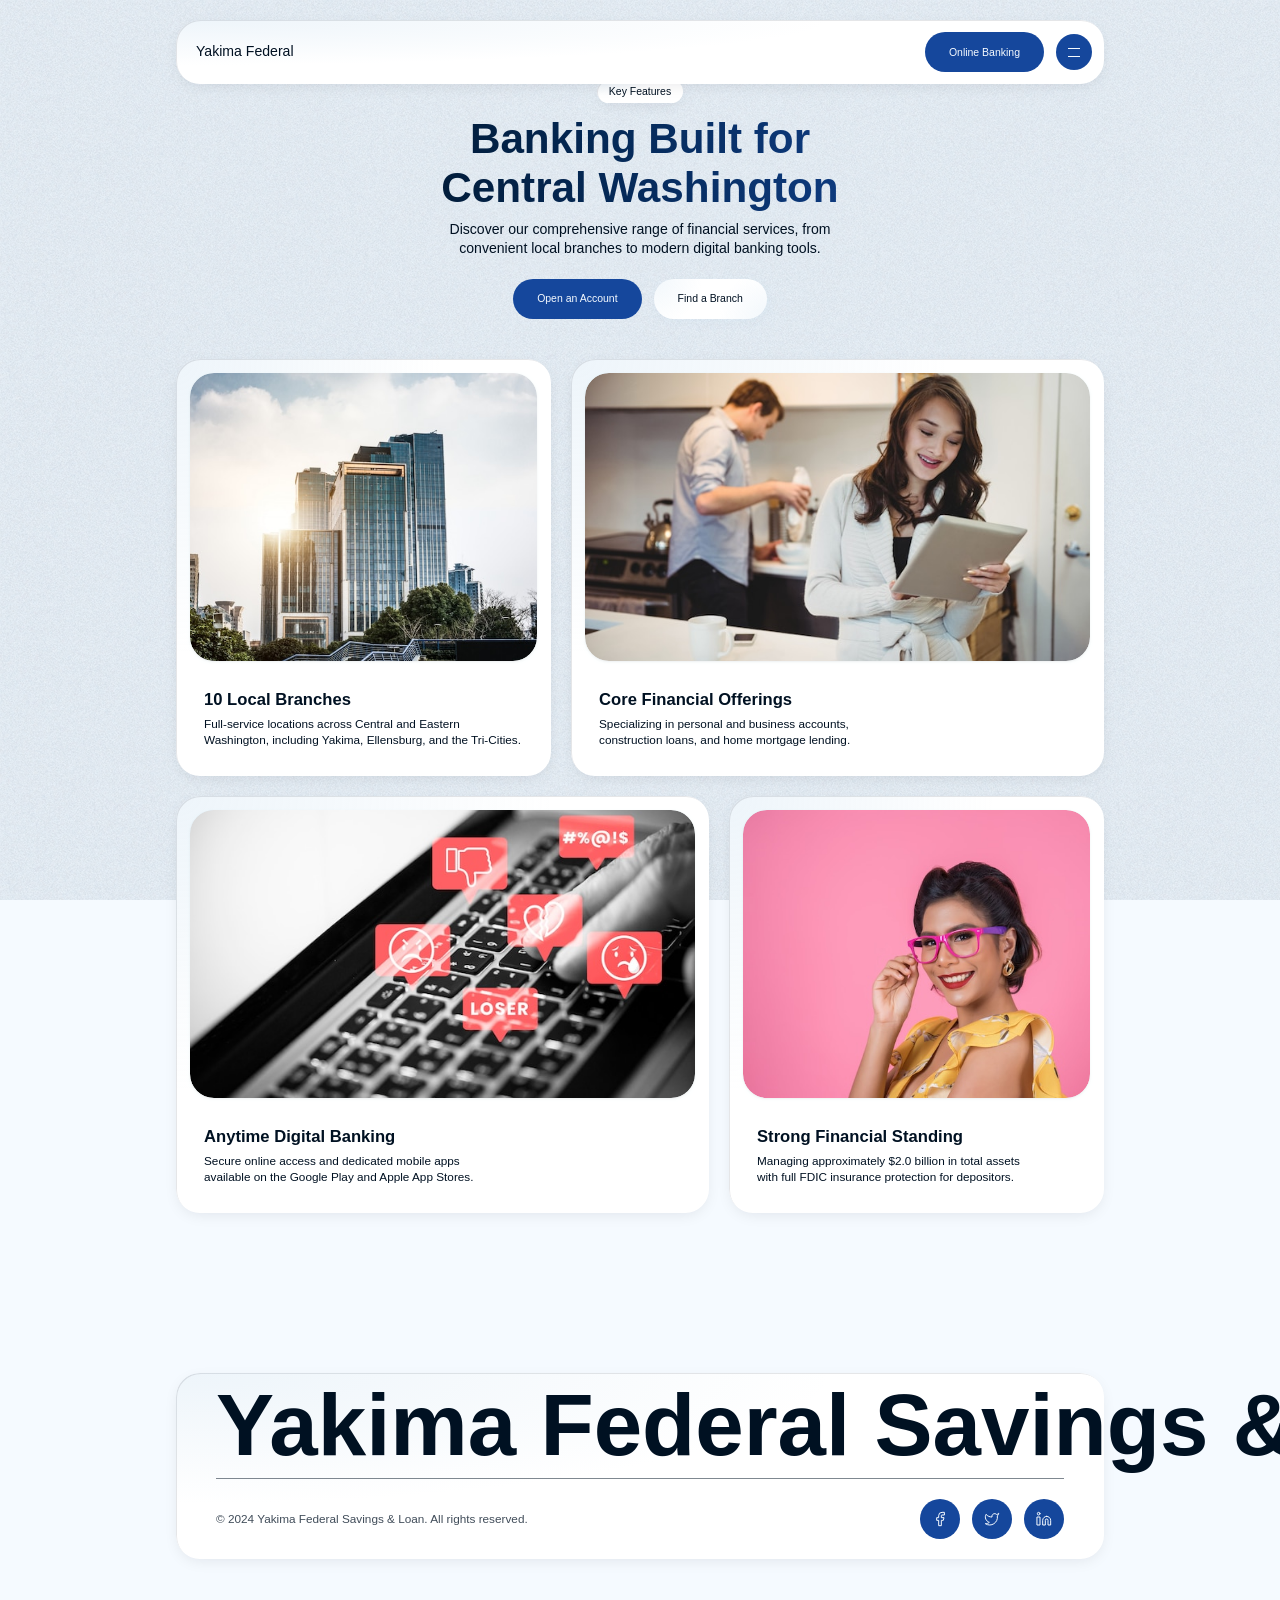
<file: yak/features/index.html>
<!DOCTYPE html><html lang="en" data-scrapbook-source="https://3003-im7e28mf1mzjrx52izzst.sandbox.webild.io/features" data-scrapbook-create="20260710115303194"><head>
    

    

    <meta charset="UTF-8">
    
    
    <link href="css2.css" rel="stylesheet">
    
    <meta name="viewport" content="width=device-width, initial-scale=1.0">
    <title>Webild Components</title>
  <style type="text/css" data-vite-dev-id="/home/user/projects/af42d3ae-75d8-4c0c-932a-91e92aaf8ff1/src/index.css">@import url("css2-1.css");
@layer properties;
@layer theme, base, components, utilities;
@layer theme {
  :root, :host { --font-serif: ui-serif, Georgia, Cambria, "Times New Roman", Times, serif; --color-red-50: oklch(97.1% 0.013 17.38); --color-red-300: oklch(80.8% 0.114 19.571); --color-red-400: oklch(70.4% 0.191 22.216); --color-red-500: oklch(63.7% 0.237 25.331); --color-red-600: oklch(57.7% 0.245 27.325); --color-green-500: oklch(72.3% 0.219 149.579); --color-black: #000; --color-white: #fff; --spacing: 0.25rem; --container-xs: 20rem; --container-sm: 24rem; --container-md: 28rem; --container-lg: 32rem; --container-xl: 36rem; --container-4xl: 56rem; --container-7xl: 80rem; --text-xs: var(--text-xs); --text-xs--line-height: calc(1 / 0.75); --text-sm: var(--text-sm); --text-sm--line-height: calc(1.25 / 0.875); --text-base: var(--text-base); --text-base--line-height: calc(1.5 / 1); --text-lg: var(--text-lg); --text-lg--line-height: calc(1.75 / 1.125); --text-xl: var(--text-xl); --text-xl--line-height: calc(1.75 / 1.25); --text-2xl: var(--text-2xl); --text-2xl--line-height: calc(2 / 1.5); --text-3xl: var(--text-3xl); --text-3xl--line-height: calc(2.25 / 1.875); --text-4xl: var(--text-4xl); --text-4xl--line-height: calc(2.5 / 2.25); --text-5xl: var(--text-5xl); --text-5xl--line-height: 1; --text-6xl: var(--text-6xl); --text-6xl--line-height: 1; --text-7xl: var(--text-7xl); --text-7xl--line-height: 1; --text-8xl: var(--text-8xl); --text-8xl--line-height: 1; --text-9xl: var(--text-9xl); --text-9xl--line-height: 1; --font-weight-normal: 400; --font-weight-medium: 500; --font-weight-semibold: 600; --font-weight-bold: 700; --tracking-tight: -0.025em; --tracking-wide: 0.025em; --tracking-widest: 0.1em; --leading-tight: 1.25; --leading-snug: 1.375; --leading-normal: 1.5; --leading-relaxed: 1.625; --radius-xl: 0.75rem; --radius-2xl: 1rem; --radius-3xl: 1.5rem; --radius-4xl: 2rem; --drop-shadow-lg: 0 4px 4px rgb(0 0 0 / 0.15); --drop-shadow-2xl: 0 25px 25px rgb(0 0 0 / 0.15); --ease-out: cubic-bezier(0, 0, 0.2, 1); --ease-in-out: cubic-bezier(0.4, 0, 0.2, 1); --animate-spin: spin 1s linear infinite; --animate-pulse: pulse 2s cubic-bezier(0.4, 0, 0.6, 1) infinite; --blur-xs: 4px; --blur-sm: 8px; --blur-md: 12px; --blur-lg: 16px; --blur-xl: 24px; --blur-3xl: 64px; --perspective-distant: 1200px; --aspect-video: 16 / 9; --default-transition-duration: 150ms; --default-transition-timing-function: cubic-bezier(0.4, 0, 0.2, 1); --default-font-family: 'Mulish', sans-serif; --default-mono-font-family: monospace; --radius: var(--radius); --color-background: var(--background); --color-card: var(--card); --color-foreground: var(--foreground); --color-primary-cta: var(--primary-cta); --color-primary-cta-text: var(--primary-cta-text); --color-secondary-cta: var(--secondary-cta); --color-accent: var(--accent); --color-background-accent: var(--background-accent); --width-content-width: var(--width-content-width); --width-carousel-padding: var(--width-carousel-padding); --width-carousel-padding-controls: var(--width-carousel-padding-controls); --width-carousel-item-2: var(--width-carousel-item-2); --width-carousel-item-3: var(--width-carousel-item-3); --width-carousel-item-4: var(--width-carousel-item-4); --text-2xs: var(--text-2xs); }
}
@layer base {
  *, ::after, ::before, ::backdrop, ::file-selector-button { box-sizing: border-box; margin: 0px; padding: 0px; border: 0px solid; }
  html, :host { line-height: 1.5; tab-size: 4; font-family: var(--default-font-family, ui-sans-serif, system-ui, sans-serif, "Apple Color Emoji", "Segoe UI Emoji", "Segoe UI Symbol", "Noto Color Emoji"); font-feature-settings: var(--default-font-feature-settings, normal); font-variation-settings: var(--default-font-variation-settings, normal); }
  hr { height: 0px; color: inherit; border-top-width: 1px; }
  abbr:where([title]) { text-decoration: underline dotted; }
  h1, h2, h3, h4, h5, h6 { font-size: inherit; font-weight: inherit; }
  a { color: inherit; text-decoration: inherit; }
  b, strong { font-weight: bolder; }
  code, kbd, samp, pre { font-family: var(--default-mono-font-family, ui-monospace, SFMono-Regular, Menlo, Monaco, Consolas, "Liberation Mono", "Courier New", monospace); font-feature-settings: var(--default-mono-font-feature-settings, normal); font-variation-settings: var(--default-mono-font-variation-settings, normal); font-size: 1em; }
  small { font-size: 80%; }
  sub, sup { font-size: 75%; line-height: 0; position: relative; vertical-align: baseline; }
  sub { bottom: -0.25em; }
  sup { top: -0.5em; }
  table { text-indent: 0px; border-color: inherit; border-collapse: collapse; }
  :focus-visible { outline: auto; }
  progress { vertical-align: baseline; }
  summary { display: list-item; }
  ol, ul, menu { list-style: none; }
  img, svg, video, canvas, audio, iframe, embed, object { display: block; vertical-align: middle; }
  img, video { max-width: 100%; height: auto; }
  button, input, select, optgroup, textarea, ::file-selector-button { font: inherit; letter-spacing: inherit; color: inherit; border-radius: 0px; background-color: transparent; opacity: 1; }
  :where(select:is([multiple], [size])) optgroup { font-weight: bolder; }
  :where(select:is([multiple], [size])) optgroup option { padding-inline-start: 20px; }
  ::file-selector-button { margin-inline-end: 4px; }
  ::placeholder { opacity: 1; }
  @supports (not (-webkit-appearance: -apple-pay-button)) or (contain-intrinsic-size: 1px) {
  ::placeholder {
  color: currentcolor;
  @supports (color: color-mix(in lab, red, red)) {
  color: color-mix(in oklab, currentcolor, transparent);
}
}
}
  textarea { resize: vertical; }
  ::-webkit-search-decoration { appearance: none; }
  ::-webkit-date-and-time-value { min-height: 1lh; text-align: inherit; }
  ::-webkit-datetime-edit { display: inline-flex; }
  ::-webkit-datetime-edit-fields-wrapper { padding: 0px; }
  ::-webkit-datetime-edit, ::-webkit-datetime-edit-year-field, ::-webkit-datetime-edit-month-field, ::-webkit-datetime-edit-day-field, ::-webkit-datetime-edit-hour-field, ::-webkit-datetime-edit-minute-field, ::-webkit-datetime-edit-second-field, ::-webkit-datetime-edit-millisecond-field, ::-webkit-datetime-edit-meridiem-field { padding-block: 0px; }
  ::-webkit-calendar-picker-indicator { line-height: 1; }
  :user-invalid { box-shadow: none; }
  button, input:where([type="button"], [type="reset"], [type="submit"]), ::file-selector-button { appearance: button; }
  ::-webkit-inner-spin-button, ::-webkit-outer-spin-button { height: auto; }
  [hidden]:where(:not([hidden="until-found"])) { display: none !important; }
}
@layer utilities {
  .\@container\/field-group { container: field-group / inline-size; }
  .pointer-events-auto { pointer-events: auto; }
  .pointer-events-none { pointer-events: none; }
  .invisible { visibility: hidden; }
  .visible { visibility: visible; }
  .sr-only { position: absolute; width: 1px; height: 1px; padding: 0px; margin: -1px; overflow: hidden; clip-path: inset(50%); white-space: nowrap; border-width: 0px; }
  .absolute { position: absolute; }
  .fixed { position: fixed; }
  .relative { position: relative; }
  .static { position: static; }
  .sticky { position: sticky; }
  .inset-0 { inset: calc(var(--spacing) * 0); }
  .inset-0\.5 { inset: calc(var(--spacing) * 0.5); }
  .inset-px { inset: 1px; }
  .-inset-x-px { inset-inline: -1px; }
  .inset-x-0 { inset-inline: calc(var(--spacing) * 0); }
  .inset-x-1 { inset-inline: calc(var(--spacing) * 1); }
  .inset-x-2 { inset-inline: calc(var(--spacing) * 2); }
  .inset-x-3 { inset-inline: calc(var(--spacing) * 3); }
  .inset-x-4 { inset-inline: calc(var(--spacing) * 4); }
  .inset-x-5 { inset-inline: calc(var(--spacing) * 5); }
  .inset-x-6 { inset-inline: calc(var(--spacing) * 6); }
  .inset-y-0 { inset-block: calc(var(--spacing) * 0); }
  .inset-y-1 { inset-block: calc(var(--spacing) * 1); }
  .start { inset-inline-start: var(--spacing); }
  .end { inset-inline-end: var(--spacing); }
  .-top-2 { top: calc(var(--spacing) * -2); }
  .-top-3 { top: calc(var(--spacing) * -3); }
  .-top-7 { top: calc(var(--spacing) * -7); }
  .-top-12 { top: calc(var(--spacing) * -12); }
  .-top-\[15\%\] { top: calc(-15%); }
  .-top-\[252px\] { top: calc(-252px); }
  .-top-\[352px\] { top: calc(-352px); }
  .-top-\[400px\] { top: calc(-400px); }
  .-top-\[571px\] { top: calc(-571px); }
  .top-0 { top: calc(var(--spacing) * 0); }
  .top-1 { top: calc(var(--spacing) * 1); }
  .top-1\.5 { top: calc(var(--spacing) * 1.5); }
  .top-1\/2 { top: calc(50%); }
  .top-2 { top: calc(var(--spacing) * 2); }
  .top-3 { top: calc(var(--spacing) * 3); }
  .top-3\.5 { top: calc(var(--spacing) * 3.5); }
  .top-4 { top: calc(var(--spacing) * 4); }
  .top-5 { top: calc(var(--spacing) * 5); }
  .top-8 { top: calc(var(--spacing) * 8); }
  .top-15\/100 { top: calc(15%); }
  .top-\[-20vh\] { top: -20vh; }
  .top-\[-30vh\] { top: -30vh; }
  .top-\[1px\] { top: 1px; }
  .top-\[5\%\] { top: 5%; }
  .top-\[25vw\] { top: 25vw; }
  .top-\[28\%\] { top: 28%; }
  .top-\[40\%\] { top: 40%; }
  .top-\[50\%\] { top: 50%; }
  .top-\[60\%\] { top: 60%; }
  .top-full { top: 100%; }
  .-right-2 { right: calc(var(--spacing) * -2); }
  .-right-3 { right: calc(var(--spacing) * -3); }
  .-right-12 { right: calc(var(--spacing) * -12); }
  .-right-\[33vw\] { right: calc(-33vw); }
  .-right-\[36vw\] { right: calc(-36vw); }
  .right-0 { right: calc(var(--spacing) * 0); }
  .right-1 { right: calc(var(--spacing) * 1); }
  .right-2 { right: calc(var(--spacing) * 2); }
  .right-3 { right: calc(var(--spacing) * 3); }
  .right-4 { right: calc(var(--spacing) * 4); }
  .right-5 { right: calc(var(--spacing) * 5); }
  .right-6 { right: calc(var(--spacing) * 6); }
  .right-\[2\.5vw\] { right: 2.5vw; }
  .right-\[5\%\] { right: 5%; }
  .right-\[calc\(\(100vw-var\(--width-content-width\)\)\/2\)\] { right: calc((100vw - var(--width-content-width)) / 2); }
  .right-full { right: 100%; }
  .-bottom-2 { bottom: calc(var(--spacing) * -2); }
  .-bottom-3 { bottom: calc(var(--spacing) * -3); }
  .-bottom-12 { bottom: calc(var(--spacing) * -12); }
  .-bottom-\[9vh\] { bottom: calc(-9vh); }
  .-bottom-\[46px\] { bottom: calc(-46px); }
  .-bottom-\[61vh\] { bottom: calc(-61vh); }
  .-bottom-\[62vh\] { bottom: calc(-62vh); }
  .-bottom-\[920px\] { bottom: calc(-920px); }
  .-bottom-px { bottom: -1px; }
  .bottom-0 { bottom: calc(var(--spacing) * 0); }
  .bottom-1 { bottom: calc(var(--spacing) * 1); }
  .bottom-2 { bottom: calc(var(--spacing) * 2); }
  .bottom-3 { bottom: calc(var(--spacing) * 3); }
  .bottom-4 { bottom: calc(var(--spacing) * 4); }
  .bottom-5 { bottom: calc(var(--spacing) * 5); }
  .bottom-6 { bottom: calc(var(--spacing) * 6); }
  .bottom-\[-40vh\] { bottom: -40vh; }
  .bottom-\[5\%\] { bottom: 5%; }
  .bottom-\[25vh\] { bottom: 25vh; }
  .bottom-\[calc\(var\(--spacing-4\)\+var\(--spacing-4\)\)\] { bottom: calc(var(--spacing-4) + var(--spacing-4)); }
  .bottom-full { bottom: 100%; }
  .-left-2 { left: calc(var(--spacing) * -2); }
  .-left-3 { left: calc(var(--spacing) * -3); }
  .-left-7 { left: calc(var(--spacing) * -7); }
  .-left-12 { left: calc(var(--spacing) * -12); }
  .-left-\[15\%\] { left: calc(-15%); }
  .-left-\[33vw\] { left: calc(-33vw); }
  .-left-\[36vw\] { left: calc(-36vw); }
  .-left-\[373px\] { left: calc(-373px); }
  .-left-full { left: -100%; }
  .left-0 { left: calc(var(--spacing) * 0); }
  .left-1 { left: calc(var(--spacing) * 1); }
  .left-1\/2 { left: calc(50%); }
  .left-2 { left: calc(var(--spacing) * 2); }
  .left-3 { left: calc(var(--spacing) * 3); }
  .left-4 { left: calc(var(--spacing) * 4); }
  .left-5 { left: calc(var(--spacing) * 5); }
  .left-6 { left: calc(var(--spacing) * 6); }
  .left-\[2vw\] { left: 2vw; }
  .left-\[5\%\] { left: 5%; }
  .left-\[50\%\] { left: 50%; }
  .left-\[calc\(\(100vw-var\(--width-content-width\)\)\/2\)\] { left: calc((100vw - var(--width-content-width)) / 2); }
  .left-\[calc\(50\%-7\.5px\)\] { left: calc(50% - 7.5px); }
  .left-\[calc\(50\%-10px\)\] { left: calc(50% - 10px); }
  .left-\[calc\(50\%-17\.5px\)\] { left: calc(50% - 17.5px); }
  .left-\[calc\(50\%-20px\)\] { left: calc(50% - 20px); }
  .left-\[calc\(50\%-432\.5px\)\] { left: calc(50% - 432.5px); }
  .left-\[calc\(50\%-599px\)\] { left: calc(50% - 599px); }
  .left-\[calc\(var\(--vw-1\)\*2\)\] { left: calc(var(--vw-1) * 2); }
  .left-full { left: 100%; }
  .isolate { isolation: isolate; }
  .-z-10 { z-index: calc(-10); }
  .z-0 { z-index: 0; }
  .z-1 { z-index: 1; }
  .z-2 { z-index: 2; }
  .z-10 { z-index: 10; }
  .z-20 { z-index: 20; }
  .z-30 { z-index: 30; }
  .z-40 { z-index: 40; }
  .z-50 { z-index: 50; }
  .z-100 { z-index: 100; }
  .z-110 { z-index: 110; }
  .z-999 { z-index: 999; }
  .z-1000 { z-index: 1000; }
  .z-1001 { z-index: 1001; }
  .z-99999 { z-index: 99999; }
  .z-\[1\] { z-index: 1; }
  .z-\[100\] { z-index: 100; }
  .z-\[99999\] { z-index: 99999; }
  .order-1 { order: 1; }
  .order-2 { order: 2; }
  .order-first { order: -9999; }
  .order-last { order: 9999; }
  .col-span-1 { grid-column: span 1 / span 1; }
  .col-start-1 { grid-column-start: 1; }
  .row-start-1 { grid-row-start: 1; }
  .container {
  width: 100%;
  @media (width >= 40rem) {
  max-width: 40rem;
}
  @media (width >= 48rem) {
  max-width: 48rem;
}
  @media (width >= 64rem) {
  max-width: 64rem;
}
  @media (width >= 80rem) {
  max-width: 80rem;
}
  @media (width >= 96rem) {
  max-width: 96rem;
}
}
  .\!m-0 { margin: calc(var(--spacing) * 0)  !important; }
  .m-0 { margin: calc(var(--spacing) * 0); }
  .m-1 { margin: calc(var(--spacing) * 1); }
  .m-8 { margin: calc(var(--spacing) * 8); }
  .m-9 { margin: calc(var(--spacing) * 9); }
  .m-10 { margin: calc(var(--spacing) * 10); }
  .m-12 { margin: calc(var(--spacing) * 12); }
  .m-16 { margin: calc(var(--spacing) * 16); }
  .-mx-1 { margin-inline: calc(var(--spacing) * -1); }
  .-mx-\[4\%\] { margin-inline: calc(-4%); }
  .mx-1 { margin-inline: calc(var(--spacing) * 1); }
  .mx-2 { margin-inline: calc(var(--spacing) * 2); }
  .mx-3 { margin-inline: calc(var(--spacing) * 3); }
  .mx-3\.5 { margin-inline: calc(var(--spacing) * 3.5); }
  .mx-\[0\.25em\] { margin-inline: 0.25em; }
  .mx-auto { margin-inline: auto; }
  .-my-2 { margin-block: calc(var(--spacing) * -2); }
  .my-0 { margin-block: calc(var(--spacing) * 0); }
  .my-0\.5 { margin-block: calc(var(--spacing) * 0.5); }
  .my-1 { margin-block: calc(var(--spacing) * 1); }
  .my-4 { margin-block: calc(var(--spacing) * 4); }
  .my-5 { margin-block: calc(var(--spacing) * 5); }
  .my-8 { margin-block: calc(var(--spacing) * 8); }
  .my-20 { margin-block: calc(var(--spacing) * 20); }
  .-mt-1 { margin-top: calc(var(--spacing) * -1); }
  .-mt-4 { margin-top: calc(var(--spacing) * -4); }
  .-mt-5 { margin-top: calc(var(--spacing) * -5); }
  .mt-0\.5 { margin-top: calc(var(--spacing) * 0.5); }
  .mt-0\.75 { margin-top: calc(var(--spacing) * 0.75); }
  .mt-1 { margin-top: calc(var(--spacing) * 1); }
  .mt-1\.5 { margin-top: calc(var(--spacing) * 1.5); }
  .mt-2 { margin-top: calc(var(--spacing) * 2); }
  .mt-3 { margin-top: calc(var(--spacing) * 3); }
  .mt-4 { margin-top: calc(var(--spacing) * 4); }
  .mt-5 { margin-top: calc(var(--spacing) * 5); }
  .mt-6 { margin-top: calc(var(--spacing) * 6); }
  .mt-8 { margin-top: calc(var(--spacing) * 8); }
  .mt-12 { margin-top: calc(var(--spacing) * 12); }
  .mt-20 { margin-top: calc(var(--spacing) * 20); }
  .mt-24 { margin-top: calc(var(--spacing) * 24); }
  .mt-\[-0\.25em\] { margin-top: -0.25em; }
  .mt-auto { margin-top: auto; }
  .mr-1 { margin-right: calc(var(--spacing) * 1); }
  .mr-2 { margin-right: calc(var(--spacing) * 2); }
  .mr-3 { margin-right: calc(var(--spacing) * 3); }
  .mr-5 { margin-right: calc(var(--spacing) * 5); }
  .-mb-\[0\.1em\] { margin-bottom: calc(-0.1em); }
  .mb-0\.5 { margin-bottom: calc(var(--spacing) * 0.5); }
  .mb-1 { margin-bottom: calc(var(--spacing) * 1); }
  .mb-2 { margin-bottom: calc(var(--spacing) * 2); }
  .mb-3 { margin-bottom: calc(var(--spacing) * 3); }
  .mb-4 { margin-bottom: calc(var(--spacing) * 4); }
  .mb-5 { margin-bottom: calc(var(--spacing) * 5); }
  .mb-6 { margin-bottom: calc(var(--spacing) * 6); }
  .mb-8 { margin-bottom: calc(var(--spacing) * 8); }
  .mb-10 { margin-bottom: calc(var(--spacing) * 10); }
  .mb-20 { margin-bottom: calc(var(--spacing) * 20); }
  .-ml-3 { margin-left: calc(var(--spacing) * -3); }
  .-ml-4 { margin-left: calc(var(--spacing) * -4); }
  .-ml-5 { margin-left: calc(var(--spacing) * -5); }
  .-ml-15 { margin-left: calc(var(--spacing) * -15); }
  .ml-1 { margin-left: calc(var(--spacing) * 1); }
  .ml-2 { margin-left: calc(var(--spacing) * 2); }
  .ml-4 { margin-left: calc(var(--spacing) * 4); }
  .ml-auto { margin-left: auto; }
  .line-clamp-2 { overflow: hidden; display: -webkit-box; -moz-box-orient: vertical; -webkit-line-clamp: 2; }
  .line-clamp-3 { overflow: hidden; display: -webkit-box; -moz-box-orient: vertical; -webkit-line-clamp: 3; }
  .block { display: block; }
  .flex { display: flex; }
  .grid { display: grid; }
  .hidden { display: none; }
  .inline { display: inline; }
  .inline-block { display: inline-block; }
  .inline-flex { display: inline-flex; }
  .table { display: table; }
  .aspect-2\/1 { aspect-ratio: 2 / 1; }
  .aspect-3\/2 { aspect-ratio: 3 / 2; }
  .aspect-3\/4 { aspect-ratio: 3 / 4; }
  .aspect-4\/3 { aspect-ratio: 4 / 3; }
  .aspect-4\/5 { aspect-ratio: 4 / 5; }
  .aspect-5\/6 { aspect-ratio: 5 / 6; }
  .aspect-6\/7 { aspect-ratio: 6 / 7; }
  .aspect-9\/16 { aspect-ratio: 9 / 16; }
  .aspect-square { aspect-ratio: 1 / 1; }
  .aspect-video { aspect-ratio: var(--aspect-video); }
  .size-1\/2 { width: calc(50%); height: calc(50%); }
  .size-2 { width: calc(var(--spacing) * 2); height: calc(var(--spacing) * 2); }
  .size-2\.5 { width: calc(var(--spacing) * 2.5); height: calc(var(--spacing) * 2.5); }
  .size-3 { width: calc(var(--spacing) * 3); height: calc(var(--spacing) * 3); }
  .size-3\.5 { width: calc(var(--spacing) * 3.5); height: calc(var(--spacing) * 3.5); }
  .size-4 { width: calc(var(--spacing) * 4); height: calc(var(--spacing) * 4); }
  .size-4\/10 { width: calc(40%); height: calc(40%); }
  .size-5 { width: calc(var(--spacing) * 5); height: calc(var(--spacing) * 5); }
  .size-6 { width: calc(var(--spacing) * 6); height: calc(var(--spacing) * 6); }
  .size-7 { width: calc(var(--spacing) * 7); height: calc(var(--spacing) * 7); }
  .size-8 { width: calc(var(--spacing) * 8); height: calc(var(--spacing) * 8); }
  .size-9 { width: calc(var(--spacing) * 9); height: calc(var(--spacing) * 9); }
  .size-10 { width: calc(var(--spacing) * 10); height: calc(var(--spacing) * 10); }
  .size-12 { width: calc(var(--spacing) * 12); height: calc(var(--spacing) * 12); }
  .size-14 { width: calc(var(--spacing) * 14); height: calc(var(--spacing) * 14); }
  .size-16 { width: calc(var(--spacing) * 16); height: calc(var(--spacing) * 16); }
  .size-18 { width: calc(var(--spacing) * 18); height: calc(var(--spacing) * 18); }
  .size-20 { width: calc(var(--spacing) * 20); height: calc(var(--spacing) * 20); }
  .size-22 { width: calc(var(--spacing) * 22); height: calc(var(--spacing) * 22); }
  .size-24 { width: calc(var(--spacing) * 24); height: calc(var(--spacing) * 24); }
  .size-40 { width: calc(var(--spacing) * 40); height: calc(var(--spacing) * 40); }
  .size-60 { width: calc(var(--spacing) * 60); height: calc(var(--spacing) * 60); }
  .size-80 { width: calc(var(--spacing) * 80); height: calc(var(--spacing) * 80); }
  .size-100 { width: calc(var(--spacing) * 100); height: calc(var(--spacing) * 100); }
  .size-\[--cell-size\] { }
  .size-\[1em\] { width: 1em; height: 1em; }
  .size-full { width: 100%; height: 100%; }
  .h-\(--text-7xl\) { height: var(--text-7xl); }
  .h-\(--text-base\) { height: var(--text-base); }
  .h-\(--text-sm\) { height: var(--text-sm); }
  .h-\(--text-xl\) { height: var(--text-xl); }
  .h-0\.5 { height: calc(var(--spacing) * 0.5); }
  .h-1 { height: calc(var(--spacing) * 1); }
  .h-1\.5 { height: calc(var(--spacing) * 1.5); }
  .h-1\/2 { height: calc(50%); }
  .h-1\/3 { height: calc(33.3333%); }
  .h-2 { height: calc(var(--spacing) * 2); }
  .h-2\.5 { height: calc(var(--spacing) * 2.5); }
  .h-2\/5 { height: calc(40%); }
  .h-3 { height: calc(var(--spacing) * 3); }
  .h-3\.5 { height: calc(var(--spacing) * 3.5); }
  .h-4 { height: calc(var(--spacing) * 4); }
  .h-4\/5 { height: calc(80%); }
  .h-5 { height: calc(var(--spacing) * 5); }
  .h-5\/10 { height: calc(50%); }
  .h-6 { height: calc(var(--spacing) * 6); }
  .h-7 { height: calc(var(--spacing) * 7); }
  .h-8 { height: calc(var(--spacing) * 8); }
  .h-9 { height: calc(var(--spacing) * 9); }
  .h-10 { height: calc(var(--spacing) * 10); }
  .h-11 { height: calc(var(--spacing) * 11); }
  .h-12 { height: calc(var(--spacing) * 12); }
  .h-13 { height: calc(var(--spacing) * 13); }
  .h-14 { height: calc(var(--spacing) * 14); }
  .h-15 { height: calc(var(--spacing) * 15); }
  .h-20 { height: calc(var(--spacing) * 20); }
  .h-30 { height: calc(var(--spacing) * 30); }
  .h-36 { height: calc(var(--spacing) * 36); }
  .h-48 { height: calc(var(--spacing) * 48); }
  .h-60 { height: calc(var(--spacing) * 60); }
  .h-70\/100 { height: calc(70%); }
  .h-72 { height: calc(var(--spacing) * 72); }
  .h-80 { height: calc(var(--spacing) * 80); }
  .h-90 { height: calc(var(--spacing) * 90); }
  .h-96 { height: calc(var(--spacing) * 96); }
  .h-100 { height: calc(var(--spacing) * 100); }
  .h-150 { height: calc(var(--spacing) * 150); }
  .h-\[--cell-size\] { }
  .h-\[1em\] { height: 1em; }
  .h-\[1px\] { height: 1px; }
  .h-\[12vh\] { height: 12vh; }
  .h-\[20em\] { height: 20em; }
  .h-\[50svh\] { height: 50svh; }
  .h-\[50vh\] { height: 50vh; }
  .h-\[70vh\] { height: 70vh; }
  .h-\[90svh\] { height: 90svh; }
  .h-\[92px\] { height: 92px; }
  .h-\[105vh\] { height: 105vh; }
  .h-\[110vh\] { height: 110vh; }
  .h-\[120\%\] { height: 120%; }
  .h-\[129vh\] { height: 129vh; }
  .h-\[130\%\] { height: 130%; }
  .h-\[140vw\] { height: 140vw; }
  .h-\[150vh\] { height: 150vh; }
  .h-\[150vw\] { height: 150vw; }
  .h-\[179vh\] { height: 179vh; }
  .h-\[300vh\] { height: 300vh; }
  .h-\[450px\] { height: 450px; }
  .h-\[929px\] { height: 929px; }
  .h-\[calc\(var\(--text-base\)\*1\.25\)\] { height: calc(var(--text-base) * 1.25); }
  .h-\[var\(--radix-navigation-menu-viewport-height\)\] { height: var(--radix-navigation-menu-viewport-height); }
  .h-\[var\(--radix-select-trigger-height\)\] { height: var(--radix-select-trigger-height); }
  .h-auto { height: auto; }
  .h-fit { height: fit-content; }
  .h-full { height: 100%; }
  .h-max { height: max-content; }
  .h-px { height: 1px; }
  .h-screen { height: 100vh; }
  .h-svh { height: 100svh; }
  .max-h-96 { max-height: calc(var(--spacing) * 96); }
  .max-h-\[--radix-context-menu-content-available-height\] { }
  .max-h-\[300px\] { max-height: 300px; }
  .max-h-\[var\(--radix-dropdown-menu-content-available-height\)\] { max-height: var(--radix-dropdown-menu-content-available-height); }
  .max-h-screen { max-height: 100vh; }
  .min-h-0 { min-height: calc(var(--spacing) * 0); }
  .min-h-8 { min-height: calc(var(--spacing) * 8); }
  .min-h-9 { min-height: calc(var(--spacing) * 9); }
  .min-h-10 { min-height: calc(var(--spacing) * 10); }
  .min-h-24 { min-height: calc(var(--spacing) * 24); }
  .min-h-60 { min-height: calc(var(--spacing) * 60); }
  .min-h-70 { min-height: calc(var(--spacing) * 70); }
  .min-h-80 { min-height: calc(var(--spacing) * 80); }
  .min-h-100 { min-height: calc(var(--spacing) * 100); }
  .min-h-\[60px\] { min-height: 60px; }
  .min-h-\[80px\] { min-height: 80px; }
  .min-h-svh { min-height: 100svh; }
  .w-0 { width: calc(var(--spacing) * 0); }
  .w-0\.5 { width: calc(var(--spacing) * 0.5); }
  .w-1 { width: calc(var(--spacing) * 1); }
  .w-1\/2 { width: calc(50%); }
  .w-1\/3 { width: calc(33.3333%); }
  .w-2 { width: calc(var(--spacing) * 2); }
  .w-2\.5 { width: calc(var(--spacing) * 2.5); }
  .w-2\/5 { width: calc(40%); }
  .w-3 { width: calc(var(--spacing) * 3); }
  .w-3\.5 { width: calc(var(--spacing) * 3.5); }
  .w-3\/4 { width: calc(75%); }
  .w-3\/5 { width: calc(60%); }
  .w-4 { width: calc(var(--spacing) * 4); }
  .w-4\/5 { width: calc(80%); }
  .w-5 { width: calc(var(--spacing) * 5); }
  .w-6 { width: calc(var(--spacing) * 6); }
  .w-6\/10 { width: calc(60%); }
  .w-7 { width: calc(var(--spacing) * 7); }
  .w-7xl { width: var(--container-7xl); }
  .w-8 { width: calc(var(--spacing) * 8); }
  .w-9 { width: calc(var(--spacing) * 9); }
  .w-9\/10 { width: calc(90%); }
  .w-10 { width: calc(var(--spacing) * 10); }
  .w-11 { width: calc(var(--spacing) * 11); }
  .w-12 { width: calc(var(--spacing) * 12); }
  .w-14 { width: calc(var(--spacing) * 14); }
  .w-20 { width: calc(var(--spacing) * 20); }
  .w-24 { width: calc(var(--spacing) * 24); }
  .w-25\/100 { width: calc(25%); }
  .w-28 { width: calc(var(--spacing) * 28); }
  .w-48 { width: calc(var(--spacing) * 48); }
  .w-60 { width: calc(var(--spacing) * 60); }
  .w-64 { width: calc(var(--spacing) * 64); }
  .w-65\/100 { width: calc(65%); }
  .w-72 { width: calc(var(--spacing) * 72); }
  .w-75\/100 { width: calc(75%); }
  .w-80 { width: calc(var(--spacing) * 80); }
  .w-95\/100 { width: calc(95%); }
  .w-96 { width: calc(var(--spacing) * 96); }
  .w-100 { width: calc(var(--spacing) * 100); }
  .w-\[--cell-size\] { }
  .w-\[--sidebar-width\] { }
  .w-\[1px\] { width: 1px; }
  .w-\[9vw\] { width: 9vw; }
  .w-\[10vw\] { width: 10vw; }
  .w-\[12\.5vw\] { width: 12.5vw; }
  .w-\[15em\] { width: 15em; }
  .w-\[15px\] { width: 15px; }
  .w-\[15vw\] { width: 15vw; }
  .w-\[20px\] { width: 20px; }
  .w-\[23\%\] { width: 23%; }
  .w-\[35\%\] { width: 35%; }
  .w-\[35px\] { width: 35px; }
  .w-\[40px\] { width: 40px; }
  .w-\[45vw\] { width: 45vw; }
  .w-\[49vw\] { width: 49vw; }
  .w-\[50vw\] { width: 50vw; }
  .w-\[55\%\] { width: 55%; }
  .w-\[70\%\] { width: 70%; }
  .w-\[100px\] { width: 100px; }
  .w-\[120vw\] { width: 120vw; }
  .w-\[130\%\] { width: 130%; }
  .w-\[150vw\] { width: 150vw; }
  .w-\[160px\] { width: 160px; }
  .w-\[865px\] { width: 865px; }
  .w-\[1142px\] { width: 1142px; }
  .w-\[1198px\] { width: 1198px; }
  .w-auto { width: auto; }
  .w-carousel-item-3 { width: var(--width-carousel-item-3); }
  .w-carousel-item-4 { width: var(--width-carousel-item-4); }
  .w-carousel-padding { width: var(--width-carousel-padding); }
  .w-carousel-padding-controls { width: var(--width-carousel-padding-controls); }
  .w-content-width { width: var(--width-content-width); }
  .w-fit { width: fit-content; }
  .w-full { width: 100%; }
  .w-lg { width: var(--container-lg); }
  .w-max { width: max-content; }
  .w-md { width: var(--container-md); }
  .w-px { width: 1px; }
  .w-screen { width: 100vw; }
  .w-xs { width: var(--container-xs); }
  .max-w-3\/4 { max-width: calc(75%); }
  .max-w-9\/10 { max-width: calc(90%); }
  .max-w-\[--skeleton-width\] { }
  .max-w-\[82px\] { max-width: 82px; }
  .max-w-\[95\%\] { max-width: 95%; }
  .max-w-\[340px\] { max-width: 340px; }
  .max-w-\[420px\] { max-width: 420px; }
  .max-w-full { max-width: 100%; }
  .max-w-lg { max-width: var(--container-lg); }
  .max-w-max { max-width: max-content; }
  .max-w-sm { max-width: var(--container-sm); }
  .max-w-xl { max-width: var(--container-xl); }
  .max-w-xs { max-width: var(--container-xs); }
  .min-w-0 { min-width: calc(var(--spacing) * 0); }
  .min-w-5 { min-width: calc(var(--spacing) * 5); }
  .min-w-8 { min-width: calc(var(--spacing) * 8); }
  .min-w-9 { min-width: calc(var(--spacing) * 9); }
  .min-w-10 { min-width: calc(var(--spacing) * 10); }
  .min-w-32 { min-width: calc(var(--spacing) * 32); }
  .min-w-\[--cell-size\] { }
  .min-w-\[8rem\] { min-width: 8rem; }
  .min-w-\[12rem\] { min-width: 12rem; }
  .min-w-\[30px\] { min-width: 30px; }
  .min-w-\[var\(--radix-select-trigger-width\)\] { min-width: var(--radix-select-trigger-width); }
  .flex-1 { flex: 1 1 0%; }
  .flex-none { flex: 0 0 auto; }
  .shrink-0 { flex-shrink: 0; }
  .flex-grow { flex-grow: 1; }
  .grow { flex-grow: 1; }
  .grow-0 { flex-grow: 0; }
  .basis-full { flex-basis: 100%; }
  .caption-bottom { caption-side: bottom; }
  .border-collapse { border-collapse: collapse; }
  .origin-\[--radix-context-menu-content-transform-origin\] { }
  .origin-\[--radix-dropdown-menu-content-transform-origin\] { }
  .origin-\[--radix-hover-card-content-transform-origin\] { }
  .origin-\[--radix-menubar-content-transform-origin\] { }
  .origin-\[--radix-popover-content-transform-origin\] { }
  .origin-center { transform-origin: center center 0px; }
  .origin-left { transform-origin: 0px center 0px; }
  .origin-top { transform-origin: center top 0px; }
  .origin-top-right { transform-origin: 100% 0px 0px; }
  .-translate-x-1\/2 { --tw-translate-x: calc(calc(1 / 2 * 100%) * -1); translate: var(--tw-translate-x) var(--tw-translate-y); }
  .-translate-x-1\/4 { --tw-translate-x: calc(calc(1 / 4 * 100%) * -1); translate: var(--tw-translate-x) var(--tw-translate-y); }
  .-translate-x-3 { --tw-translate-x: calc(var(--spacing) * -3); translate: var(--tw-translate-x) var(--tw-translate-y); }
  .-translate-x-5 { --tw-translate-x: calc(var(--spacing) * -5); translate: var(--tw-translate-x) var(--tw-translate-y); }
  .-translate-x-6 { --tw-translate-x: calc(var(--spacing) * -6); translate: var(--tw-translate-x) var(--tw-translate-y); }
  .-translate-x-10 { --tw-translate-x: calc(var(--spacing) * -10); translate: var(--tw-translate-x) var(--tw-translate-y); }
  .-translate-x-\[12\%\] { --tw-translate-x: calc(12% * -1); translate: var(--tw-translate-x) var(--tw-translate-y); }
  .-translate-x-\[120\%\] { --tw-translate-x: calc(120% * -1); translate: var(--tw-translate-x) var(--tw-translate-y); }
  .-translate-x-\[calc\(-100\%\+2rem\)\] { --tw-translate-x: calc(calc(-100% + 2rem) * -1); translate: var(--tw-translate-x) var(--tw-translate-y); }
  .-translate-x-px { --tw-translate-x: -1px; translate: var(--tw-translate-x) var(--tw-translate-y); }
  .translate-x-0\.5 { --tw-translate-x: calc(var(--spacing) * 0.5); translate: var(--tw-translate-x) var(--tw-translate-y); }
  .translate-x-1\/2 { --tw-translate-x: calc(1 / 2 * 100%); translate: var(--tw-translate-x) var(--tw-translate-y); }
  .translate-x-1\/4 { --tw-translate-x: calc(1 / 4 * 100%); translate: var(--tw-translate-x) var(--tw-translate-y); }
  .translate-x-5 { --tw-translate-x: calc(var(--spacing) * 5); translate: var(--tw-translate-x) var(--tw-translate-y); }
  .translate-x-6 { --tw-translate-x: calc(var(--spacing) * 6); translate: var(--tw-translate-x) var(--tw-translate-y); }
  .translate-x-16 { --tw-translate-x: calc(var(--spacing) * 16); translate: var(--tw-translate-x) var(--tw-translate-y); }
  .translate-x-32 { --tw-translate-x: calc(var(--spacing) * 32); translate: var(--tw-translate-x) var(--tw-translate-y); }
  .translate-x-\[-50\%\] { --tw-translate-x: -50%; translate: var(--tw-translate-x) var(--tw-translate-y); }
  .translate-x-\[12\%\] { --tw-translate-x: 12%; translate: var(--tw-translate-x) var(--tw-translate-y); }
  .translate-x-px { --tw-translate-x: 1px; translate: var(--tw-translate-x) var(--tw-translate-y); }
  .-translate-y-1 { --tw-translate-y: calc(var(--spacing) * -1); translate: var(--tw-translate-x) var(--tw-translate-y); }
  .-translate-y-1\/2 { --tw-translate-y: calc(calc(1 / 2 * 100%) * -1); translate: var(--tw-translate-x) var(--tw-translate-y); }
  .-translate-y-5 { --tw-translate-y: calc(var(--spacing) * -5); translate: var(--tw-translate-x) var(--tw-translate-y); }
  .-translate-y-14 { --tw-translate-y: calc(var(--spacing) * -14); translate: var(--tw-translate-x) var(--tw-translate-y); }
  .-translate-y-\[8\%\] { --tw-translate-y: calc(8% * -1); translate: var(--tw-translate-x) var(--tw-translate-y); }
  .translate-y-0 { --tw-translate-y: calc(var(--spacing) * 0); translate: var(--tw-translate-x) var(--tw-translate-y); }
  .translate-y-1 { --tw-translate-y: calc(var(--spacing) * 1); translate: var(--tw-translate-x) var(--tw-translate-y); }
  .translate-y-1\/2 { --tw-translate-y: calc(1 / 2 * 100%); translate: var(--tw-translate-x) var(--tw-translate-y); }
  .translate-y-5 { --tw-translate-y: calc(var(--spacing) * 5); translate: var(--tw-translate-x) var(--tw-translate-y); }
  .translate-y-16 { --tw-translate-y: calc(var(--spacing) * 16); translate: var(--tw-translate-x) var(--tw-translate-y); }
  .translate-y-\[-50\%\] { --tw-translate-y: -50%; translate: var(--tw-translate-x) var(--tw-translate-y); }
  .translate-y-\[10\%\] { --tw-translate-y: 10%; translate: var(--tw-translate-x) var(--tw-translate-y); }
  .translate-y-full { --tw-translate-y: 100%; translate: var(--tw-translate-x) var(--tw-translate-y); }
  .scale-0 { --tw-scale-x: 0%; --tw-scale-y: 0%; --tw-scale-z: 0%; scale: var(--tw-scale-x) var(--tw-scale-y); }
  .scale-75 { --tw-scale-x: 75%; --tw-scale-y: 75%; --tw-scale-z: 75%; scale: var(--tw-scale-x) var(--tw-scale-y); }
  .scale-85 { --tw-scale-x: 85%; --tw-scale-y: 85%; --tw-scale-z: 85%; scale: var(--tw-scale-x) var(--tw-scale-y); }
  .scale-90 { --tw-scale-x: 90%; --tw-scale-y: 90%; --tw-scale-z: 90%; scale: var(--tw-scale-x) var(--tw-scale-y); }
  .scale-100 { --tw-scale-x: 100%; --tw-scale-y: 100%; --tw-scale-z: 100%; scale: var(--tw-scale-x) var(--tw-scale-y); }
  .scale-150 { --tw-scale-x: 150%; --tw-scale-y: 150%; --tw-scale-z: 150%; scale: var(--tw-scale-x) var(--tw-scale-y); }
  .scale-x-0 { --tw-scale-x: 0%; scale: var(--tw-scale-x) var(--tw-scale-y); }
  .scale-x-100 { --tw-scale-x: 100%; scale: var(--tw-scale-x) var(--tw-scale-y); }
  .-rotate-3 { rotate: calc(-3deg); }
  .-rotate-6 { rotate: calc(-6deg); }
  .-rotate-8 { rotate: calc(-8deg); }
  .-rotate-20 { rotate: calc(-20deg); }
  .-rotate-45 { rotate: calc(-45deg); }
  .-rotate-60 { rotate: calc(-60deg); }
  .-rotate-\[38deg\] { rotate: calc(-38deg); }
  .-rotate-\[52\.5deg\] { rotate: calc(-52.5deg); }
  .rotate-0 { rotate: 0deg; }
  .rotate-3 { rotate: 3deg; }
  .rotate-6 { rotate: 6deg; }
  .rotate-8 { rotate: 8deg; }
  .rotate-10 { rotate: 10deg; }
  .rotate-45 { rotate: 45deg; }
  .rotate-90 { rotate: 90deg; }
  .rotate-180 { rotate: 180deg; }
  .rotate-x-20 { --tw-rotate-x: rotateX(20deg); transform: var(--tw-rotate-x,) var(--tw-rotate-y,) var(--tw-rotate-z,) var(--tw-skew-x,) var(--tw-skew-y,); }
  .rotate-y-180 { --tw-rotate-y: rotateY(180deg); transform: var(--tw-rotate-x,) var(--tw-rotate-y,) var(--tw-rotate-z,) var(--tw-skew-x,) var(--tw-skew-y,); }
  .-skew-y-\[8deg\] { --tw-skew-y: skewY(calc(8deg * -1)); transform: var(--tw-rotate-x,) var(--tw-rotate-y,) var(--tw-rotate-z,) var(--tw-skew-x,) var(--tw-skew-y,); }
  .transform { transform: var(--tw-rotate-x,) var(--tw-rotate-y,) var(--tw-rotate-z,) var(--tw-skew-x,) var(--tw-skew-y,); }
  .transform-\[rotateY\(180deg\)\] { transform: rotateY(180deg); }
  .animate-\[cell-wave-pulse_4s_ease_infinite\] { animation: 4s infinite cell-wave-pulse; }
  .animate-pulse { animation: var(--animate-pulse); }
  .animate-spin { animation: var(--animate-spin); }
  .cursor-default { cursor: default; }
  .cursor-grab { cursor: grab; }
  .cursor-not-allowed { cursor: not-allowed; }
  .cursor-pointer { cursor: pointer; }
  .cursor-text { cursor: text; }
  .touch-none { touch-action: none; }
  .resize { resize: both; }
  .resize-none { resize: none; }
  .list-decimal { list-style-type: decimal; }
  .list-disc { list-style-type: disc; }
  .list-none { list-style-type: none; }
  .grid-cols-1 { grid-template-columns: repeat(1, minmax(0px, 1fr)); }
  .grid-cols-2 { grid-template-columns: repeat(2, minmax(0px, 1fr)); }
  .grid-cols-4 { grid-template-columns: repeat(4, minmax(0px, 1fr)); }
  .grid-cols-\[0fr\] { grid-template-columns: 0fr; }
  .grid-rows-\[0fr\] { grid-template-rows: 0fr; }
  .grid-rows-\[1fr\] { grid-template-rows: 1fr; }
  .flex-col { flex-direction: column; }
  .flex-col-reverse { flex-direction: column-reverse; }
  .flex-row { flex-direction: row; }
  .flex-row-reverse { flex-direction: row-reverse; }
  .flex-wrap { flex-wrap: wrap; }
  .place-content-center { place-content: center; }
  .place-items-center { place-items: center; }
  .items-baseline { align-items: baseline; }
  .items-center { align-items: center; }
  .items-end { align-items: flex-end; }
  .items-start { align-items: flex-start; }
  .items-stretch { align-items: stretch; }
  .justify-between { justify-content: space-between; }
  .justify-center { justify-content: center; }
  .justify-end { justify-content: flex-end; }
  .justify-start { justify-content: flex-start; }
  .gap-0 { gap: calc(var(--spacing) * 0); }
  .gap-1 { gap: calc(var(--spacing) * 1); }
  .gap-1\.5 { gap: calc(var(--spacing) * 1.5); }
  .gap-2 { gap: calc(var(--spacing) * 2); }
  .gap-2\.5 { gap: calc(var(--spacing) * 2.5); }
  .gap-3 { gap: calc(var(--spacing) * 3); }
  .gap-4 { gap: calc(var(--spacing) * 4); }
  .gap-5 { gap: calc(var(--spacing) * 5); }
  .gap-6 { gap: calc(var(--spacing) * 6); }
  .gap-7 { gap: calc(var(--spacing) * 7); }
  .gap-8 { gap: calc(var(--spacing) * 8); }
  .gap-9 { gap: calc(var(--spacing) * 9); }
  .gap-10 { gap: calc(var(--spacing) * 10); }
  .gap-12 { gap: calc(var(--spacing) * 12); }
  .gap-20 { gap: calc(var(--spacing) * 20); }
  .space-y-1 {
  :where(& > :not(:last-child)) { --tw-space-y-reverse: 0; margin-block-start: calc(calc(var(--spacing) * 1) * var(--tw-space-y-reverse)); margin-block-end: calc(calc(var(--spacing) * 1) * calc(1 - var(--tw-space-y-reverse))); }
}
  .space-y-1\.5 {
  :where(& > :not(:last-child)) { --tw-space-y-reverse: 0; margin-block-start: calc(calc(var(--spacing) * 1.5) * var(--tw-space-y-reverse)); margin-block-end: calc(calc(var(--spacing) * 1.5) * calc(1 - var(--tw-space-y-reverse))); }
}
  .space-y-2 {
  :where(& > :not(:last-child)) { --tw-space-y-reverse: 0; margin-block-start: calc(calc(var(--spacing) * 2) * var(--tw-space-y-reverse)); margin-block-end: calc(calc(var(--spacing) * 2) * calc(1 - var(--tw-space-y-reverse))); }
}
  .space-y-4 {
  :where(& > :not(:last-child)) { --tw-space-y-reverse: 0; margin-block-start: calc(calc(var(--spacing) * 4) * var(--tw-space-y-reverse)); margin-block-end: calc(calc(var(--spacing) * 4) * calc(1 - var(--tw-space-y-reverse))); }
}
  .-space-x-2 {
  :where(& > :not(:last-child)) { --tw-space-x-reverse: 0; margin-inline-start: calc(calc(var(--spacing) * -2) * var(--tw-space-x-reverse)); margin-inline-end: calc(calc(var(--spacing) * -2) * calc(1 - var(--tw-space-x-reverse))); }
}
  .space-x-1 {
  :where(& > :not(:last-child)) { --tw-space-x-reverse: 0; margin-inline-start: calc(calc(var(--spacing) * 1) * var(--tw-space-x-reverse)); margin-inline-end: calc(calc(var(--spacing) * 1) * calc(1 - var(--tw-space-x-reverse))); }
}
  .space-x-4 {
  :where(& > :not(:last-child)) { --tw-space-x-reverse: 0; margin-inline-start: calc(calc(var(--spacing) * 4) * var(--tw-space-x-reverse)); margin-inline-end: calc(calc(var(--spacing) * 4) * calc(1 - var(--tw-space-x-reverse))); }
}
  .gap-y-4 { row-gap: calc(var(--spacing) * 4); }
  .gap-y-10 { row-gap: calc(var(--spacing) * 10); }
  .divide-y {
  :where(& > :not(:last-child)) { --tw-divide-y-reverse: 0; border-bottom-style: var(--tw-border-style); border-top-style: var(--tw-border-style); border-top-width: calc(1px * var(--tw-divide-y-reverse)); border-bottom-width: calc(1px * calc(1 - var(--tw-divide-y-reverse))); }
}
  .divide-accent {
  :where(& > :not(:last-child)) { border-color: var(--accent); }
}
  .self-end { align-self: flex-end; }
  .self-stretch { align-self: stretch; }
  .truncate { overflow: hidden; text-overflow: ellipsis; white-space: nowrap; }
  .overflow-auto { overflow: auto; }
  .overflow-clip { overflow: clip; }
  .overflow-hidden { overflow: hidden; }
  .overflow-visible { overflow: visible; }
  .overflow-x-hidden { overflow-x: hidden; }
  .overflow-y-auto { overflow-y: auto; }
  .rounded { border-radius: var(--radius); }
  .rounded-2xl { border-radius: var(--radius-2xl); }
  .rounded-3xl { border-radius: var(--radius-3xl); }
  .rounded-4xl { border-radius: var(--radius-4xl); }
  .rounded-\[0\.5rem\] { border-radius: 0.5rem; }
  .rounded-\[2px\] { border-radius: 2px; }
  .rounded-\[6px\] { border-radius: 6px; }
  .rounded-\[100\%\] { border-radius: 100%; }
  .rounded-\[calc\(var\(--radius\)-5px\)\] { border-radius: calc(var(--radius) - 5px); }
  .rounded-\[inherit\] { border-radius: inherit; }
  .rounded-full { border-radius: calc(infinity * 1px); }
  .rounded-full\! { border-radius: calc(infinity * 1px) !important; }
  .rounded-lg { border-radius: var(--radius); }
  .rounded-md { border-radius: calc(var(--radius) - 2px); }
  .rounded-none { border-radius: 0px; }
  .rounded-none\! { border-radius: 0px !important; }
  .rounded-sm { border-radius: calc(var(--radius) - 4px); }
  .rounded-xl { border-radius: var(--radius-xl); }
  .rounded-t { border-top-left-radius: var(--radius); border-top-right-radius: var(--radius); }
  .rounded-t-\[10px\] { border-top-left-radius: 10px; border-top-right-radius: 10px; }
  .rounded-t-lg { border-top-left-radius: var(--radius); border-top-right-radius: var(--radius); }
  .rounded-t-none { border-top-left-radius: 0px; border-top-right-radius: 0px; }
  .rounded-l { border-top-left-radius: var(--radius); border-bottom-left-radius: var(--radius); }
  .rounded-l-lg { border-top-left-radius: var(--radius); border-bottom-left-radius: var(--radius); }
  .rounded-l-md { border-top-left-radius: calc(var(--radius) - 2px); border-bottom-left-radius: calc(var(--radius) - 2px); }
  .rounded-l-none { border-top-left-radius: 0px; border-bottom-left-radius: 0px; }
  .rounded-tl-sm { border-top-left-radius: calc(var(--radius) - 4px); }
  .rounded-r { border-top-right-radius: var(--radius); border-bottom-right-radius: var(--radius); }
  .rounded-r-lg { border-top-right-radius: var(--radius); border-bottom-right-radius: var(--radius); }
  .rounded-r-md { border-top-right-radius: calc(var(--radius) - 2px); border-bottom-right-radius: calc(var(--radius) - 2px); }
  .rounded-r-none { border-top-right-radius: 0px; border-bottom-right-radius: 0px; }
  .rounded-b { border-bottom-right-radius: var(--radius); border-bottom-left-radius: var(--radius); }
  .rounded-br-none { border-bottom-right-radius: 0px; }
  .rounded-bl-none { border-bottom-left-radius: 0px; }
  .border { border-style: var(--tw-border-style); border-width: 1px; }
  .border-0 { border-style: var(--tw-border-style); border-width: 0px; }
  .border-1 { border-style: var(--tw-border-style); border-width: 1px; }
  .border-2 { border-style: var(--tw-border-style); border-width: 2px; }
  .border-\[1\.5px\] { border-style: var(--tw-border-style); border-width: 1.5px; }
  .border-y { border-block-style: var(--tw-border-style); border-block-width: 1px; }
  .border-t { border-top-style: var(--tw-border-style); border-top-width: 1px; }
  .border-r { border-right-style: var(--tw-border-style); border-right-width: 1px; }
  .border-b { border-bottom-style: var(--tw-border-style); border-bottom-width: 1px; }
  .border-l { border-left-style: var(--tw-border-style); border-left-width: 1px; }
  .border-dashed { --tw-border-style: dashed; border-style: dashed; }
  .border-none { --tw-border-style: none; border-style: none; }
  .\[border-color\:var\(--badge-outline\)\] { border-color: var(--badge-outline); }
  .\[border-color\:var\(--button-outline\)\] { border-color: var(--button-outline); }
  .border-\[--color-border\] { }
  .border-accent { border-color: var(--accent); }
  .border-accent\/40 {
  border-color: var(--accent);
  @supports (color: color-mix(in lab, red, red)) {
  border-color: color-mix(in oklab, var(--accent) 40%, transparent);
}
}
  .border-background { border-color: var(--background); }
  .border-background-accent { border-color: var(--background-accent); }
  .border-background-accent\/30 {
  border-color: var(--background-accent);
  @supports (color: color-mix(in lab, red, red)) {
  border-color: color-mix(in oklab, var(--background-accent) 30%, transparent);
}
}
  .border-background\/15 {
  border-color: var(--background);
  @supports (color: color-mix(in lab, red, red)) {
  border-color: color-mix(in oklab, var(--background) 15%, transparent);
}
}
  .border-background\/30 {
  border-color: var(--background);
  @supports (color: color-mix(in lab, red, red)) {
  border-color: color-mix(in oklab, var(--background) 30%, transparent);
}
}
  .border-current { border-color: currentcolor; }
  .border-foreground\/5 {
  border-color: var(--foreground);
  @supports (color: color-mix(in lab, red, red)) {
  border-color: color-mix(in oklab, var(--foreground) 5%, transparent);
}
}
  .border-foreground\/10 {
  border-color: var(--foreground);
  @supports (color: color-mix(in lab, red, red)) {
  border-color: color-mix(in oklab, var(--foreground) 10%, transparent);
}
}
  .border-foreground\/15 {
  border-color: var(--foreground);
  @supports (color: color-mix(in lab, red, red)) {
  border-color: color-mix(in oklab, var(--foreground) 15%, transparent);
}
}
  .border-foreground\/20 {
  border-color: var(--foreground);
  @supports (color: color-mix(in lab, red, red)) {
  border-color: color-mix(in oklab, var(--foreground) 20%, transparent);
}
}
  .border-primary-cta-text\/10 {
  border-color: var(--primary-cta-text);
  @supports (color: color-mix(in lab, red, red)) {
  border-color: color-mix(in oklab, var(--primary-cta-text) 10%, transparent);
}
}
  .border-primary-cta-text\/15 {
  border-color: var(--primary-cta-text);
  @supports (color: color-mix(in lab, red, red)) {
  border-color: color-mix(in oklab, var(--primary-cta-text) 15%, transparent);
}
}
  .border-primary-cta-text\/20 {
  border-color: var(--primary-cta-text);
  @supports (color: color-mix(in lab, red, red)) {
  border-color: color-mix(in oklab, var(--primary-cta-text) 20%, transparent);
}
}
  .border-transparent { border-color: transparent; }
  .border-white\/20 {
  border-color: color-mix(in srgb, rgb(255, 255, 255) 20%, transparent);
  @supports (color: color-mix(in lab, red, red)) {
  border-color: color-mix(in oklab, var(--color-white) 20%, transparent);
}
}
  .border-t-foreground { border-top-color: var(--foreground); }
  .border-t-transparent { border-top-color: transparent; }
  .border-l-transparent { border-left-color: transparent; }
  .bg-\[\#f3f3f3\] { background-color: rgb(243, 243, 243); }
  .bg-\[--color-bg\] { }
  .bg-accent { background-color: var(--accent); }
  .bg-accent\/20 {
  background-color: var(--accent);
  @supports (color: color-mix(in lab, red, red)) {
  background-color: color-mix(in oklab, var(--accent) 20%, transparent);
}
}
  .bg-accent\/50 {
  background-color: var(--accent);
  @supports (color: color-mix(in lab, red, red)) {
  background-color: color-mix(in oklab, var(--accent) 50%, transparent);
}
}
  .bg-background { background-color: var(--background); }
  .bg-background-accent { background-color: var(--background-accent); }
  .bg-background-accent\/10 {
  background-color: var(--background-accent);
  @supports (color: color-mix(in lab, red, red)) {
  background-color: color-mix(in oklab, var(--background-accent) 10%, transparent);
}
}
  .bg-background-accent\/15 {
  background-color: var(--background-accent);
  @supports (color: color-mix(in lab, red, red)) {
  background-color: color-mix(in oklab, var(--background-accent) 15%, transparent);
}
}
  .bg-background-accent\/20 {
  background-color: var(--background-accent);
  @supports (color: color-mix(in lab, red, red)) {
  background-color: color-mix(in oklab, var(--background-accent) 20%, transparent);
}
}
  .bg-background-accent\/50 {
  background-color: var(--background-accent);
  @supports (color: color-mix(in lab, red, red)) {
  background-color: color-mix(in oklab, var(--background-accent) 50%, transparent);
}
}
  .bg-background\/0 {
  background-color: var(--background);
  @supports (color: color-mix(in lab, red, red)) {
  background-color: color-mix(in oklab, var(--background) 0%, transparent);
}
}
  .bg-background\/8 {
  background-color: var(--background);
  @supports (color: color-mix(in lab, red, red)) {
  background-color: color-mix(in oklab, var(--background) 8%, transparent);
}
}
  .bg-background\/15 {
  background-color: var(--background);
  @supports (color: color-mix(in lab, red, red)) {
  background-color: color-mix(in oklab, var(--background) 15%, transparent);
}
}
  .bg-background\/20 {
  background-color: var(--background);
  @supports (color: color-mix(in lab, red, red)) {
  background-color: color-mix(in oklab, var(--background) 20%, transparent);
}
}
  .bg-background\/30 {
  background-color: var(--background);
  @supports (color: color-mix(in lab, red, red)) {
  background-color: color-mix(in oklab, var(--background) 30%, transparent);
}
}
  .bg-background\/50 {
  background-color: var(--background);
  @supports (color: color-mix(in lab, red, red)) {
  background-color: color-mix(in oklab, var(--background) 50%, transparent);
}
}
  .bg-background\/80 {
  background-color: var(--background);
  @supports (color: color-mix(in lab, red, red)) {
  background-color: color-mix(in oklab, var(--background) 80%, transparent);
}
}
  .bg-black\/20 {
  background-color: color-mix(in srgb, rgb(0, 0, 0) 20%, transparent);
  @supports (color: color-mix(in lab, red, red)) {
  background-color: color-mix(in oklab, var(--color-black) 20%, transparent);
}
}
  .bg-black\/30 {
  background-color: color-mix(in srgb, rgb(0, 0, 0) 30%, transparent);
  @supports (color: color-mix(in lab, red, red)) {
  background-color: color-mix(in oklab, var(--color-black) 30%, transparent);
}
}
  .bg-black\/80 {
  background-color: color-mix(in srgb, rgb(0, 0, 0) 80%, transparent);
  @supports (color: color-mix(in lab, red, red)) {
  background-color: color-mix(in oklab, var(--color-black) 80%, transparent);
}
}
  .bg-card { background-color: var(--card); }
  .bg-foreground { background-color: var(--foreground); }
  .bg-foreground\/5 {
  background-color: var(--foreground);
  @supports (color: color-mix(in lab, red, red)) {
  background-color: color-mix(in oklab, var(--foreground) 5%, transparent);
}
}
  .bg-foreground\/10 {
  background-color: var(--foreground);
  @supports (color: color-mix(in lab, red, red)) {
  background-color: color-mix(in oklab, var(--foreground) 10%, transparent);
}
}
  .bg-foreground\/20 {
  background-color: var(--foreground);
  @supports (color: color-mix(in lab, red, red)) {
  background-color: color-mix(in oklab, var(--foreground) 20%, transparent);
}
}
  .bg-foreground\/40 {
  background-color: var(--foreground);
  @supports (color: color-mix(in lab, red, red)) {
  background-color: color-mix(in oklab, var(--foreground) 40%, transparent);
}
}
  .bg-foreground\/50 {
  background-color: var(--foreground);
  @supports (color: color-mix(in lab, red, red)) {
  background-color: color-mix(in oklab, var(--foreground) 50%, transparent);
}
}
  .bg-green-500 { background-color: var(--color-green-500); }
  .bg-primary-cta-text { background-color: var(--primary-cta-text); }
  .bg-primary-cta-text\/10 {
  background-color: var(--primary-cta-text);
  @supports (color: color-mix(in lab, red, red)) {
  background-color: color-mix(in oklab, var(--primary-cta-text) 10%, transparent);
}
}
  .bg-primary-cta-text\/15 {
  background-color: var(--primary-cta-text);
  @supports (color: color-mix(in lab, red, red)) {
  background-color: color-mix(in oklab, var(--primary-cta-text) 15%, transparent);
}
}
  .bg-primary-cta-text\/20 {
  background-color: var(--primary-cta-text);
  @supports (color: color-mix(in lab, red, red)) {
  background-color: color-mix(in oklab, var(--primary-cta-text) 20%, transparent);
}
}
  .bg-transparent { background-color: transparent; }
  .bg-white { background-color: var(--color-white); }
  .bg-white\/10 {
  background-color: color-mix(in srgb, rgb(255, 255, 255) 10%, transparent);
  @supports (color: color-mix(in lab, red, red)) {
  background-color: color-mix(in oklab, var(--color-white) 10%, transparent);
}
}
  .bg-white\/30 {
  background-color: color-mix(in srgb, rgb(255, 255, 255) 30%, transparent);
  @supports (color: color-mix(in lab, red, red)) {
  background-color: color-mix(in oklab, var(--color-white) 30%, transparent);
}
}
  .bg-linear-to-r {
  --tw-gradient-position: to right;
  @supports (background-image: linear-gradient(in lab, red, red)) {
  --tw-gradient-position: to right in oklab;
}
  background-image: linear-gradient(var(--tw-gradient-stops));
}
  .bg-linear-to-t {
  --tw-gradient-position: to top;
  @supports (background-image: linear-gradient(in lab, red, red)) {
  --tw-gradient-position: to top in oklab;
}
  background-image: linear-gradient(var(--tw-gradient-stops));
}
  .bg-gradient-to-br { --tw-gradient-position: to bottom right in oklab; background-image: linear-gradient(var(--tw-gradient-stops)); }
  .bg-gradient-to-r { --tw-gradient-position: to right in oklab; background-image: linear-gradient(var(--tw-gradient-stops)); }
  .bg-\[linear-gradient\(90deg\,var\(--color-primary-cta\)\,transparent\)\] { background-image: linear-gradient(90deg,var(--color-primary-cta),transparent); }
  .bg-\[linear-gradient\(180deg\,\#3d8bfa_0\%\,\#5ba2f9_100\%\)\] { background-image: linear-gradient(rgb(61, 139, 250) 0%, rgb(91, 162, 249) 100%); }
  .bg-\[linear-gradient\(270deg\,var\(--color-primary-cta\)\,transparent\)\] { background-image: linear-gradient(270deg,var(--color-primary-cta),transparent); }
  .bg-\[linear-gradient\(to_right\,color-mix\(in_srgb\,var\(--color-background-accent\)_17\.5\%\,transparent\)_1px\,transparent_1px\)\,linear-gradient\(to_bottom\,color-mix\(in_srgb\,var\(--color-background-accent\)_17\.5\%\,transparent\)_1px\,transparent_1px\)\] {
  background-image: linear-gradient(to right,var(--color-background-accent) 1px,transparent 1px),linear-gradient(to bottom,var(--color-background-accent) 1px,transparent 1px);
  @supports (color: color-mix(in lab, red, red)) {
  background-image: linear-gradient(to right,color-mix(in srgb,var(--color-background-accent) 17.5%,transparent) 1px,transparent 1px),linear-gradient(to bottom,color-mix(in srgb,var(--color-background-accent) 17.5%,transparent) 1px,transparent 1px);
}
}
  .bg-\[linear-gradient\(to_right\,color-mix\(in_srgb\,var\(--color-background-accent\)_20\%\,transparent\)_1px\,transparent_1px\)\,linear-gradient\(to_bottom\,color-mix\(in_srgb\,var\(--color-background-accent\)_10\%\,transparent\)_1px\,transparent_1px\)\] {
  background-image: linear-gradient(to right,var(--color-background-accent) 1px,transparent 1px),linear-gradient(to bottom,var(--color-background-accent) 1px,transparent 1px);
  @supports (color: color-mix(in lab, red, red)) {
  background-image: linear-gradient(to right,color-mix(in srgb,var(--color-background-accent) 20%,transparent) 1px,transparent 1px),linear-gradient(to bottom,color-mix(in srgb,var(--color-background-accent) 10%,transparent) 1px,transparent 1px);
}
}
  .bg-\[radial-gradient\(50\%_50\%_at_50\%_50\%\,var\(--color-background-accent\)_0\%\,transparent_100\%\)\] { background-image: radial-gradient(50% 50% at 50% 50%,var(--color-background-accent) 0%,transparent 100%); }
  .bg-\[radial-gradient\(130\%_130\%_at_50\%_15\%\,var\(--background\)_40\%\,var\(--color-background-accent\)_100\%\)\] { background-image: radial-gradient(130% 130% at 50% 15%,var(--background) 40%,var(--color-background-accent) 100%); }
  .bg-\[url\(https\:\/\/storage\.googleapis\.com\/webild\/default\/noise\.webp\)\] { background-image: url("noise.webp"); }
  .from-accent { --tw-gradient-from: var(--accent); --tw-gradient-stops: var(--tw-gradient-via-stops, var(--tw-gradient-position), var(--tw-gradient-from) var(--tw-gradient-from-position), var(--tw-gradient-to) var(--tw-gradient-to-position)); }
  .from-background { --tw-gradient-from: var(--background); --tw-gradient-stops: var(--tw-gradient-via-stops, var(--tw-gradient-position), var(--tw-gradient-from) var(--tw-gradient-from-position), var(--tw-gradient-to) var(--tw-gradient-to-position)); }
  .from-background\/60 {
  --tw-gradient-from: var(--background);
  @supports (color: color-mix(in lab, red, red)) {
  --tw-gradient-from: color-mix(in oklab, var(--background) 60%, transparent);
}
  --tw-gradient-stops: var(--tw-gradient-via-stops, var(--tw-gradient-position), var(--tw-gradient-from) var(--tw-gradient-from-position), var(--tw-gradient-to) var(--tw-gradient-to-position));
}
  .from-foreground { --tw-gradient-from: var(--foreground); --tw-gradient-stops: var(--tw-gradient-via-stops, var(--tw-gradient-position), var(--tw-gradient-from) var(--tw-gradient-from-position), var(--tw-gradient-to) var(--tw-gradient-to-position)); }
  .from-transparent { --tw-gradient-from: transparent; --tw-gradient-stops: var(--tw-gradient-via-stops, var(--tw-gradient-position), var(--tw-gradient-from) var(--tw-gradient-from-position), var(--tw-gradient-to) var(--tw-gradient-to-position)); }
  .via-background-accent\/10 {
  --tw-gradient-via: var(--background-accent);
  @supports (color: color-mix(in lab, red, red)) {
  --tw-gradient-via: color-mix(in oklab, var(--background-accent) 10%, transparent);
}
  --tw-gradient-via-stops: var(--tw-gradient-position), var(--tw-gradient-from) var(--tw-gradient-from-position), var(--tw-gradient-via) var(--tw-gradient-via-position), var(--tw-gradient-to) var(--tw-gradient-to-position); --tw-gradient-stops: var(--tw-gradient-via-stops);
}
  .via-foreground\/20 {
  --tw-gradient-via: var(--foreground);
  @supports (color: color-mix(in lab, red, red)) {
  --tw-gradient-via: color-mix(in oklab, var(--foreground) 20%, transparent);
}
  --tw-gradient-via-stops: var(--tw-gradient-position), var(--tw-gradient-from) var(--tw-gradient-from-position), var(--tw-gradient-via) var(--tw-gradient-via-position), var(--tw-gradient-to) var(--tw-gradient-to-position); --tw-gradient-stops: var(--tw-gradient-via-stops);
}
  .via-transparent { --tw-gradient-via: transparent; --tw-gradient-via-stops: var(--tw-gradient-position), var(--tw-gradient-from) var(--tw-gradient-from-position), var(--tw-gradient-via) var(--tw-gradient-via-position), var(--tw-gradient-to) var(--tw-gradient-to-position); --tw-gradient-stops: var(--tw-gradient-via-stops); }
  .to-accent\/50 {
  --tw-gradient-to: var(--accent);
  @supports (color: color-mix(in lab, red, red)) {
  --tw-gradient-to: color-mix(in oklab, var(--accent) 50%, transparent);
}
  --tw-gradient-stops: var(--tw-gradient-via-stops, var(--tw-gradient-position), var(--tw-gradient-from) var(--tw-gradient-from-position), var(--tw-gradient-to) var(--tw-gradient-to-position));
}
  .to-background-accent\/20 {
  --tw-gradient-to: var(--background-accent);
  @supports (color: color-mix(in lab, red, red)) {
  --tw-gradient-to: color-mix(in oklab, var(--background-accent) 20%, transparent);
}
  --tw-gradient-stops: var(--tw-gradient-via-stops, var(--tw-gradient-position), var(--tw-gradient-from) var(--tw-gradient-from-position), var(--tw-gradient-to) var(--tw-gradient-to-position));
}
  .to-background\/0 {
  --tw-gradient-to: var(--background);
  @supports (color: color-mix(in lab, red, red)) {
  --tw-gradient-to: color-mix(in oklab, var(--background) 0%, transparent);
}
  --tw-gradient-stops: var(--tw-gradient-via-stops, var(--tw-gradient-position), var(--tw-gradient-from) var(--tw-gradient-from-position), var(--tw-gradient-to) var(--tw-gradient-to-position));
}
  .to-primary-cta { --tw-gradient-to: var(--primary-cta); --tw-gradient-stops: var(--tw-gradient-via-stops, var(--tw-gradient-position), var(--tw-gradient-from) var(--tw-gradient-from-position), var(--tw-gradient-to) var(--tw-gradient-to-position)); }
  .to-transparent { --tw-gradient-to: transparent; --tw-gradient-stops: var(--tw-gradient-via-stops, var(--tw-gradient-position), var(--tw-gradient-from) var(--tw-gradient-from-position), var(--tw-gradient-to) var(--tw-gradient-to-position)); }
  .mask-\[linear-gradient\(0deg\,transparent_0\%\,black_100\%\)\] { mask-image: linear-gradient(0deg, transparent 0%, black 100%); }
  .mask-\[linear-gradient\(90deg\,transparent_0\%\,black_100\%\)\] { mask-image: linear-gradient(90deg, transparent 0%, black 100%); }
  .mask-\[linear-gradient\(180deg\,rgb\(0\,0\,0\)_0\%\,rgb\(0\,0\,0\)_80\%\,rgba\(0\,0\,0\,0\)_100\%\)\] { mask-image: linear-gradient(rgb(0, 0, 0) 0%, rgb(0, 0, 0) 80%, rgba(0, 0, 0, 0) 100%); }
  .mask-\[linear-gradient\(180deg\,transparent_0\%\,transparent_15\%\,black_55\%\,black_100\%\)\] { mask-image: linear-gradient(transparent 0%, transparent 15%, black 55%, black 100%); }
  .mask-\[linear-gradient\(270deg\,transparent_0\%\,black_100\%\)\] { mask-image: linear-gradient(270deg, transparent 0%, black 100%); }
  .mask-\[linear-gradient\(to_bottom\,transparent\,black_10\%\,black_90\%\,transparent\)\] { mask-image: linear-gradient(transparent, black 10%, black 90%, transparent); }
  .mask-\[linear-gradient\(to_bottom\,transparent\,black_20\%\,black_80\%\,transparent\)\] { mask-image: linear-gradient(transparent, black 20%, black 80%, transparent); }
  .mask-\[linear-gradient\(to_bottom\,transparent\,black_60\%\)\] { mask-image: linear-gradient(transparent, black 60%); }
  .mask-\[radial-gradient\(50\%_50\%_at_50\%_0\%\,white_0\%\,transparent_100\%\)\] { mask-image: radial-gradient(50% 50% at 50% 0%, white 0%, transparent 100%); }
  .mask-\[radial-gradient\(50\%_109\%\,\#000_0\%\,\#000000f6_0\%\,transparent_96\%\)\] { mask-image: radial-gradient(50% 109%, rgb(0, 0, 0) 0%, rgba(0, 0, 0, 0.965) 0%, transparent 96%); }
  .mask-\[radial-gradient\(circle\,black_20\%\,transparent_70\%\)\] { mask-image: radial-gradient(circle, black 20%, transparent 70%); }
  .mask-\[radial-gradient\(circle_at_center\,white_0\%\,transparent_90\%\)\] { mask-image: radial-gradient(circle, white 0%, transparent 90%); }
  .bg-size-\[10vw_10vw\] { background-size: 10vw 10vw; }
  .bg-size-\[512px\] { background-size: 512px; }
  .bg-clip-text { background-clip: text; }
  .bg-repeat { background-repeat: repeat; }
  .fill-accent { fill: var(--accent); }
  .fill-current { fill: currentcolor; }
  .fill-secondary-cta-text { fill: var(--secondary-cta-text); }
  .fill-transparent { fill: transparent; }
  .object-contain { object-fit: contain; }
  .object-cover { object-fit: cover; }
  .p-0 { padding: calc(var(--spacing) * 0); }
  .p-0\.5 { padding: calc(var(--spacing) * 0.5); }
  .p-1 { padding: calc(var(--spacing) * 1); }
  .p-1\.5 { padding: calc(var(--spacing) * 1.5); }
  .p-2 { padding: calc(var(--spacing) * 2); }
  .p-3 { padding: calc(var(--spacing) * 3); }
  .p-4 { padding: calc(var(--spacing) * 4); }
  .p-5 { padding: calc(var(--spacing) * 5); }
  .p-6 { padding: calc(var(--spacing) * 6); }
  .p-7 { padding: calc(var(--spacing) * 7); }
  .p-8 { padding: calc(var(--spacing) * 8); }
  .p-9 { padding: calc(var(--spacing) * 9); }
  .p-10 { padding: calc(var(--spacing) * 10); }
  .p-12 { padding: calc(var(--spacing) * 12); }
  .p-16 { padding: calc(var(--spacing) * 16); }
  .p-\[1px\] { padding: 1px; }
  .p-px { padding: 1px; }
  .px-1 { padding-inline: calc(var(--spacing) * 1); }
  .px-1\.5 { padding-inline: calc(var(--spacing) * 1.5); }
  .px-2 { padding-inline: calc(var(--spacing) * 2); }
  .px-2\.5 { padding-inline: calc(var(--spacing) * 2.5); }
  .px-3 { padding-inline: calc(var(--spacing) * 3); }
  .px-4 { padding-inline: calc(var(--spacing) * 4); }
  .px-5 { padding-inline: calc(var(--spacing) * 5); }
  .px-6 { padding-inline: calc(var(--spacing) * 6); }
  .px-8 { padding-inline: calc(var(--spacing) * 8); }
  .px-10 { padding-inline: calc(var(--spacing) * 10); }
  .px-\[--cell-size\] { }
  .py-0 { padding-block: calc(var(--spacing) * 0); }
  .py-0\.5 { padding-block: calc(var(--spacing) * 0.5); }
  .py-1 { padding-block: calc(var(--spacing) * 1); }
  .py-1\.5 { padding-block: calc(var(--spacing) * 1.5); }
  .py-2 { padding-block: calc(var(--spacing) * 2); }
  .py-2\.5 { padding-block: calc(var(--spacing) * 2.5); }
  .py-3 { padding-block: calc(var(--spacing) * 3); }
  .py-4 { padding-block: calc(var(--spacing) * 4); }
  .py-5 { padding-block: calc(var(--spacing) * 5); }
  .py-6 { padding-block: calc(var(--spacing) * 6); }
  .py-8 { padding-block: calc(var(--spacing) * 8); }
  .py-10 { padding-block: calc(var(--spacing) * 10); }
  .py-15 { padding-block: calc(var(--spacing) * 15); }
  .py-16 { padding-block: calc(var(--spacing) * 16); }
  .py-20 { padding-block: calc(var(--spacing) * 20); }
  .py-60 { padding-block: calc(var(--spacing) * 60); }
  .pt-0 { padding-top: calc(var(--spacing) * 0); }
  .pt-1 { padding-top: calc(var(--spacing) * 1); }
  .pt-3 { padding-top: calc(var(--spacing) * 3); }
  .pt-4 { padding-top: calc(var(--spacing) * 4); }
  .pt-5 { padding-top: calc(var(--spacing) * 5); }
  .pt-6 { padding-top: calc(var(--spacing) * 6); }
  .pt-8 { padding-top: calc(var(--spacing) * 8); }
  .pt-10 { padding-top: calc(var(--spacing) * 10); }
  .pt-16 { padding-top: calc(var(--spacing) * 16); }
  .pt-20 { padding-top: calc(var(--spacing) * 20); }
  .pt-25 { padding-top: calc(var(--spacing) * 25); }
  .pt-30 { padding-top: calc(var(--spacing) * 30); }
  .pt-35 { padding-top: calc(var(--spacing) * 35); }
  .pt-40 { padding-top: calc(var(--spacing) * 40); }
  .pr-0\.5 { padding-right: calc(var(--spacing) * 0.5); }
  .pr-1 { padding-right: calc(var(--spacing) * 1); }
  .pr-2 { padding-right: calc(var(--spacing) * 2); }
  .pr-2\.5 { padding-right: calc(var(--spacing) * 2.5); }
  .pr-3 { padding-right: calc(var(--spacing) * 3); }
  .pr-4 { padding-right: calc(var(--spacing) * 4); }
  .pr-5 { padding-right: calc(var(--spacing) * 5); }
  .pr-6 { padding-right: calc(var(--spacing) * 6); }
  .pr-8 { padding-right: calc(var(--spacing) * 8); }
  .pr-12 { padding-right: calc(var(--spacing) * 12); }
  .pb-3 { padding-bottom: calc(var(--spacing) * 3); }
  .pb-4 { padding-bottom: calc(var(--spacing) * 4); }
  .pb-5 { padding-bottom: calc(var(--spacing) * 5); }
  .pb-8 { padding-bottom: calc(var(--spacing) * 8); }
  .pb-10 { padding-bottom: calc(var(--spacing) * 10); }
  .pb-14 { padding-bottom: calc(var(--spacing) * 14); }
  .pb-20 { padding-bottom: calc(var(--spacing) * 20); }
  .pb-\[0\.1em\] { padding-bottom: 0.1em; }
  .pl-2 { padding-left: calc(var(--spacing) * 2); }
  .pl-2\.5 { padding-left: calc(var(--spacing) * 2.5); }
  .pl-3 { padding-left: calc(var(--spacing) * 3); }
  .pl-4 { padding-left: calc(var(--spacing) * 4); }
  .pl-5 { padding-left: calc(var(--spacing) * 5); }
  .pl-8 { padding-left: calc(var(--spacing) * 8); }
  .text-center { text-align: center; }
  .text-end { text-align: end; }
  .text-left { text-align: left; }
  .text-right { text-align: right; }
  .align-middle { vertical-align: middle; }
  .font-mono { font-family: monospace; }
  .font-sans { font-family: "Mulish", sans-serif; }
  .font-serif { font-family: var(--font-serif); }
  .text-2xl { font-size: var(--text-2xl); line-height: var(--tw-leading, var(--text-2xl--line-height)); }
  .text-3xl { font-size: var(--text-3xl); line-height: var(--tw-leading, var(--text-3xl--line-height)); }
  .text-4xl { font-size: var(--text-4xl); line-height: var(--tw-leading, var(--text-4xl--line-height)); }
  .text-5xl { font-size: var(--text-5xl); line-height: var(--tw-leading, var(--text-5xl--line-height)); }
  .text-6xl { font-size: var(--text-6xl); line-height: var(--tw-leading, var(--text-6xl--line-height)); }
  .text-7xl { font-size: var(--text-7xl); line-height: var(--tw-leading, var(--text-7xl--line-height)); }
  .text-8xl { font-size: var(--text-8xl); line-height: var(--tw-leading, var(--text-8xl--line-height)); }
  .text-9xl { font-size: var(--text-9xl); line-height: var(--tw-leading, var(--text-9xl--line-height)); }
  .text-base { font-size: var(--text-base); line-height: var(--tw-leading, var(--text-base--line-height)); }
  .text-lg { font-size: var(--text-lg); line-height: var(--tw-leading, var(--text-lg--line-height)); }
  .text-sm { font-size: var(--text-sm); line-height: var(--tw-leading, var(--text-sm--line-height)); }
  .text-sm\/relaxed { font-size: var(--text-sm); line-height: var(--leading-relaxed); }
  .text-xl { font-size: var(--text-xl); line-height: var(--tw-leading, var(--text-xl--line-height)); }
  .text-xs { font-size: var(--text-xs); line-height: var(--tw-leading, var(--text-xs--line-height)); }
  .text-2xs { font-size: var(--text-2xs); }
  .text-\[0\.8rem\] { font-size: 0.8rem; }
  .leading-\[1\.2\] { --tw-leading: 1.2; line-height: 1.2; }
  .leading-\[1\.05\] { --tw-leading: 1.05; line-height: 1.05; }
  .leading-\[1\.15\] { --tw-leading: 1.15; line-height: 1.15; }
  .leading-none { --tw-leading: 1; line-height: 1; }
  .leading-normal { --tw-leading: var(--leading-normal); line-height: var(--leading-normal); }
  .leading-relaxed { --tw-leading: var(--leading-relaxed); line-height: var(--leading-relaxed); }
  .leading-snug { --tw-leading: var(--leading-snug); line-height: var(--leading-snug); }
  .leading-tight { --tw-leading: var(--leading-tight); line-height: var(--leading-tight); }
  .font-bold { --tw-font-weight: var(--font-weight-bold); font-weight: var(--font-weight-bold); }
  .font-medium { --tw-font-weight: var(--font-weight-medium); font-weight: var(--font-weight-medium); }
  .font-normal { --tw-font-weight: var(--font-weight-normal); font-weight: var(--font-weight-normal); }
  .font-semibold { --tw-font-weight: var(--font-weight-semibold); font-weight: var(--font-weight-semibold); }
  .tracking-tight { --tw-tracking: var(--tracking-tight); letter-spacing: var(--tracking-tight); }
  .tracking-wide { --tw-tracking: var(--tracking-wide); letter-spacing: var(--tracking-wide); }
  .tracking-widest { --tw-tracking: var(--tracking-widest); letter-spacing: var(--tracking-widest); }
  .text-balance { text-wrap: balance; }
  .text-nowrap { text-wrap: nowrap; }
  .break-words { overflow-wrap: break-word; }
  .wrap-break-word { overflow-wrap: break-word; }
  .whitespace-nowrap { white-space: nowrap; }
  .whitespace-pre { white-space: pre; }
  .whitespace-pre-wrap { white-space: pre-wrap; }
  .text-\[\#1a1a1a\] { color: rgb(26, 26, 26); }
  .text-\[\#FF9500\] { color: rgb(255, 149, 0); }
  .text-accent { color: var(--accent); }
  .text-background { color: var(--background); }
  .text-background\/20 {
  color: var(--background);
  @supports (color: color-mix(in lab, red, red)) {
  color: color-mix(in oklab, var(--background) 20%, transparent);
}
}
  .text-background\/40 {
  color: var(--background);
  @supports (color: color-mix(in lab, red, red)) {
  color: color-mix(in oklab, var(--background) 40%, transparent);
}
}
  .text-background\/60 {
  color: var(--background);
  @supports (color: color-mix(in lab, red, red)) {
  color: color-mix(in oklab, var(--background) 60%, transparent);
}
}
  .text-background\/75 {
  color: var(--background);
  @supports (color: color-mix(in lab, red, red)) {
  color: color-mix(in oklab, var(--background) 75%, transparent);
}
}
  .text-black { color: var(--color-black); }
  .text-current { color: currentcolor; }
  .text-foreground { color: var(--foreground); }
  .text-foreground\/40 {
  color: var(--foreground);
  @supports (color: color-mix(in lab, red, red)) {
  color: color-mix(in oklab, var(--foreground) 40%, transparent);
}
}
  .text-foreground\/50 {
  color: var(--foreground);
  @supports (color: color-mix(in lab, red, red)) {
  color: color-mix(in oklab, var(--foreground) 50%, transparent);
}
}
  .text-foreground\/60 {
  color: var(--foreground);
  @supports (color: color-mix(in lab, red, red)) {
  color: color-mix(in oklab, var(--foreground) 60%, transparent);
}
}
  .text-foreground\/70 {
  color: var(--foreground);
  @supports (color: color-mix(in lab, red, red)) {
  color: color-mix(in oklab, var(--foreground) 70%, transparent);
}
}
  .text-foreground\/75 {
  color: var(--foreground);
  @supports (color: color-mix(in lab, red, red)) {
  color: color-mix(in oklab, var(--foreground) 75%, transparent);
}
}
  .text-primary-cta { color: var(--primary-cta); }
  .text-primary-cta-text { color: var(--primary-cta-text); }
  .text-red-500 { color: var(--color-red-500); }
  .text-secondary-cta-text { color: var(--secondary-cta-text); }
  .text-secondary-cta-text\/50 {
  color: var(--secondary-cta-text);
  @supports (color: color-mix(in lab, red, red)) {
  color: color-mix(in oklab, var(--secondary-cta-text) 50%, transparent);
}
}
  .text-transparent { color: transparent; }
  .text-white { color: var(--color-white); }
  .text-white\/75 {
  color: color-mix(in srgb, rgb(255, 255, 255) 75%, transparent);
  @supports (color: color-mix(in lab, red, red)) {
  color: color-mix(in oklab, var(--color-white) 75%, transparent);
}
}
  .text-white\/80 {
  color: color-mix(in srgb, rgb(255, 255, 255) 80%, transparent);
  @supports (color: color-mix(in lab, red, red)) {
  color: color-mix(in oklab, var(--color-white) 80%, transparent);
}
}
  .uppercase { text-transform: uppercase; }
  .italic { font-style: italic; }
  .tabular-nums { --tw-numeric-spacing: tabular-nums; font-variant-numeric: var(--tw-ordinal,) var(--tw-slashed-zero,) var(--tw-numeric-figure,) var(--tw-numeric-spacing,) var(--tw-numeric-fraction,); }
  .line-through { text-decoration-line: line-through; }
  .underline { text-decoration-line: underline; }
  .underline-offset-4 { text-underline-offset: 4px; }
  .opacity-0 { opacity: 0; }
  .opacity-10 { opacity: 0.1; }
  .opacity-15 { opacity: 0.15; }
  .opacity-20 { opacity: 0.2; }
  .opacity-25 { opacity: 0.25; }
  .opacity-50 { opacity: 0.5; }
  .opacity-60 { opacity: 0.6; }
  .opacity-65 { opacity: 0.65; }
  .opacity-70 { opacity: 0.7; }
  .opacity-75 { opacity: 0.75; }
  .opacity-85 { opacity: 0.85; }
  .opacity-90 { opacity: 0.9; }
  .opacity-100 { opacity: 1; }
  .opacity-\[0\.05\] { opacity: 0.05; }
  .opacity-\[0\.15\] { opacity: 0.15; }
  .opacity-\[0\.025\] { opacity: 0.025; }
  .opacity-\[0\.075\] { opacity: 0.075; }
  .opacity-\[0\.125\] { opacity: 0.125; }
  .mix-blend-overlay { mix-blend-mode: overlay; }
  .shadow { --tw-shadow: 0 1px 3px 0 var(--tw-shadow-color, rgb(0 0 0 / 0.1)), 0 1px 2px -1px var(--tw-shadow-color, rgb(0 0 0 / 0.1)); box-shadow: var(--tw-inset-shadow), var(--tw-inset-ring-shadow), var(--tw-ring-offset-shadow), var(--tw-ring-shadow), var(--tw-shadow); }
  .shadow-2xl { --tw-shadow: 0 25px 50px -12px var(--tw-shadow-color, rgb(0 0 0 / 0.25)); box-shadow: var(--tw-inset-shadow), var(--tw-inset-ring-shadow), var(--tw-ring-offset-shadow), var(--tw-ring-shadow), var(--tw-shadow); }
  .shadow-\[0_0_0_1px_hsl\(var\(--sidebar-border\)\)\] { --tw-shadow: 0 0 0 1px var(--tw-shadow-color, hsl(var(--sidebar-border))); box-shadow: var(--tw-inset-shadow), var(--tw-inset-ring-shadow), var(--tw-ring-offset-shadow), var(--tw-ring-shadow), var(--tw-shadow); }
  .shadow-\[0_6px_12px_-5px_rgba\(58\,137\,253\,0\.5\)\] { --tw-shadow: 0 6px 12px -5px var(--tw-shadow-color, rgba(58,137,253,0.5)); box-shadow: var(--tw-inset-shadow), var(--tw-inset-ring-shadow), var(--tw-ring-offset-shadow), var(--tw-ring-shadow), var(--tw-shadow); }
  .shadow-\[0px_4px_4px_0px_rgba\(0\,0\,0\,0\.025\)\,0px_0px_0px_1px_rgba\(0\,0\,0\,0\.07\)\,inset_0px_1px_0px_rgba\(255\,255\,255\,0\.75\)\] { --tw-shadow: 0px 4px 4px 0px var(--tw-shadow-color, rgba(0,0,0,0.025)), 0px 0px 0px 1px var(--tw-shadow-color, rgba(0,0,0,0.07)), inset 0px 1px 0px var(--tw-shadow-color, rgba(255,255,255,0.75)); box-shadow: var(--tw-inset-shadow), var(--tw-inset-ring-shadow), var(--tw-ring-offset-shadow), var(--tw-ring-shadow), var(--tw-shadow); }
  .shadow-lg { --tw-shadow: 0 10px 15px -3px var(--tw-shadow-color, rgb(0 0 0 / 0.1)), 0 4px 6px -4px var(--tw-shadow-color, rgb(0 0 0 / 0.1)); box-shadow: var(--tw-inset-shadow), var(--tw-inset-ring-shadow), var(--tw-ring-offset-shadow), var(--tw-ring-shadow), var(--tw-shadow); }
  .shadow-md { --tw-shadow: 0 4px 6px -1px var(--tw-shadow-color, rgb(0 0 0 / 0.1)), 0 2px 4px -2px var(--tw-shadow-color, rgb(0 0 0 / 0.1)); box-shadow: var(--tw-inset-shadow), var(--tw-inset-ring-shadow), var(--tw-ring-offset-shadow), var(--tw-ring-shadow), var(--tw-shadow); }
  .shadow-none { --tw-shadow: 0 0 #0000; box-shadow: var(--tw-inset-shadow), var(--tw-inset-ring-shadow), var(--tw-ring-offset-shadow), var(--tw-ring-shadow), var(--tw-shadow); }
  .shadow-sm { --tw-shadow: 0 1px 3px 0 var(--tw-shadow-color, rgb(0 0 0 / 0.1)), 0 1px 2px -1px var(--tw-shadow-color, rgb(0 0 0 / 0.1)); box-shadow: var(--tw-inset-shadow), var(--tw-inset-ring-shadow), var(--tw-ring-offset-shadow), var(--tw-ring-shadow), var(--tw-shadow); }
  .shadow-xl { --tw-shadow: 0 20px 25px -5px var(--tw-shadow-color, rgb(0 0 0 / 0.1)), 0 8px 10px -6px var(--tw-shadow-color, rgb(0 0 0 / 0.1)); box-shadow: var(--tw-inset-shadow), var(--tw-inset-ring-shadow), var(--tw-ring-offset-shadow), var(--tw-ring-shadow), var(--tw-shadow); }
  .shadow-xs { --tw-shadow: 0 1px 2px 0 var(--tw-shadow-color, rgb(0 0 0 / 0.05)); box-shadow: var(--tw-inset-shadow), var(--tw-inset-ring-shadow), var(--tw-ring-offset-shadow), var(--tw-ring-shadow), var(--tw-shadow); }
  .ring-0 { --tw-ring-shadow: var(--tw-ring-inset,) 0 0 0 calc(0px + var(--tw-ring-offset-width)) var(--tw-ring-color, currentcolor); box-shadow: var(--tw-inset-shadow), var(--tw-inset-ring-shadow), var(--tw-ring-offset-shadow), var(--tw-ring-shadow), var(--tw-shadow); }
  .ring-1 { --tw-ring-shadow: var(--tw-ring-inset,) 0 0 0 calc(1px + var(--tw-ring-offset-width)) var(--tw-ring-color, currentcolor); box-shadow: var(--tw-inset-shadow), var(--tw-inset-ring-shadow), var(--tw-ring-offset-shadow), var(--tw-ring-shadow), var(--tw-shadow); }
  .ring-2 { --tw-ring-shadow: var(--tw-ring-inset,) 0 0 0 calc(2px + var(--tw-ring-offset-width)) var(--tw-ring-color, currentcolor); box-shadow: var(--tw-inset-shadow), var(--tw-inset-ring-shadow), var(--tw-ring-offset-shadow), var(--tw-ring-shadow), var(--tw-shadow); }
  .\[box-shadow\:0px_0px_50px_16px_color-mix\(in_srgb\,var\(--color-background-accent\)_12\%\,transparent\)\,0px_0px_7px_1px_color-mix\(in_srgb\,var\(--color-background-accent\)_31\%\,transparent\)\] {
  box-shadow: 0px 0px 50px 16px var(--color-background-accent),0px 0px 7px 1px var(--color-background-accent);
  @supports (color: color-mix(in lab, red, red)) {
  box-shadow: 0px 0px 50px 16px color-mix(in srgb,var(--color-background-accent) 12%,transparent),0px 0px 7px 1px color-mix(in srgb,var(--color-background-accent) 31%,transparent);
}
}
  .\[box-shadow\:inset_0_2px_20px_color-mix\(in_srgb\,var\(--color-primary-cta\)_30\%\,transparent\)\,0_-10px_50px_1px_color-mix\(in_srgb\,var\(--color-primary-cta\)_25\%\,transparent\)\] {
  box-shadow: inset 0 2px 20px var(--color-primary-cta),0 -10px 50px 1px var(--color-primary-cta);
  @supports (color: color-mix(in lab, red, red)) {
  box-shadow: inset 0 2px 20px color-mix(in srgb,var(--color-primary-cta) 30%,transparent),0 -10px 50px 1px color-mix(in srgb,var(--color-primary-cta) 25%,transparent);
}
}
  .shadow-foreground\/5 {
  --tw-shadow-color: var(--foreground);
  @supports (color: color-mix(in lab, red, red)) {
  --tw-shadow-color: color-mix(in oklab, color-mix(in oklab, var(--foreground) 5%, transparent) var(--tw-shadow-alpha), transparent);
}
}
  .ring-offset-background { --tw-ring-offset-color: var(--background); }
  .outline { outline-style: var(--tw-outline-style); outline-width: 1px; }
  .blur { --tw-blur: blur(8px); filter: var(--tw-blur,) var(--tw-brightness,) var(--tw-contrast,) var(--tw-grayscale,) var(--tw-hue-rotate,) var(--tw-invert,) var(--tw-saturate,) var(--tw-sepia,) var(--tw-drop-shadow,); }
  .blur-\[40px\] { --tw-blur: blur(40px); filter: var(--tw-blur,) var(--tw-brightness,) var(--tw-contrast,) var(--tw-grayscale,) var(--tw-hue-rotate,) var(--tw-invert,) var(--tw-saturate,) var(--tw-sepia,) var(--tw-drop-shadow,); }
  .blur-\[57px\] { --tw-blur: blur(57px); filter: var(--tw-blur,) var(--tw-brightness,) var(--tw-contrast,) var(--tw-grayscale,) var(--tw-hue-rotate,) var(--tw-invert,) var(--tw-saturate,) var(--tw-sepia,) var(--tw-drop-shadow,); }
  .blur-lg { --tw-blur: blur(var(--blur-lg)); filter: var(--tw-blur,) var(--tw-brightness,) var(--tw-contrast,) var(--tw-grayscale,) var(--tw-hue-rotate,) var(--tw-invert,) var(--tw-saturate,) var(--tw-sepia,) var(--tw-drop-shadow,); }
  .brightness-0 { --tw-brightness: brightness(0%); filter: var(--tw-blur,) var(--tw-brightness,) var(--tw-contrast,) var(--tw-grayscale,) var(--tw-hue-rotate,) var(--tw-invert,) var(--tw-saturate,) var(--tw-sepia,) var(--tw-drop-shadow,); }
  .drop-shadow-2xl { --tw-drop-shadow-size: drop-shadow(0 25px 25px var(--tw-drop-shadow-color, rgb(0 0 0 / 0.15))); --tw-drop-shadow: drop-shadow(var(--drop-shadow-2xl)); filter: var(--tw-blur,) var(--tw-brightness,) var(--tw-contrast,) var(--tw-grayscale,) var(--tw-hue-rotate,) var(--tw-invert,) var(--tw-saturate,) var(--tw-sepia,) var(--tw-drop-shadow,); }
  .drop-shadow-lg { --tw-drop-shadow-size: drop-shadow(0 4px 4px var(--tw-drop-shadow-color, rgb(0 0 0 / 0.15))); --tw-drop-shadow: drop-shadow(var(--drop-shadow-lg)); filter: var(--tw-blur,) var(--tw-brightness,) var(--tw-contrast,) var(--tw-grayscale,) var(--tw-hue-rotate,) var(--tw-invert,) var(--tw-saturate,) var(--tw-sepia,) var(--tw-drop-shadow,); }
  .invert { --tw-invert: invert(100%); filter: var(--tw-blur,) var(--tw-brightness,) var(--tw-contrast,) var(--tw-grayscale,) var(--tw-hue-rotate,) var(--tw-invert,) var(--tw-saturate,) var(--tw-sepia,) var(--tw-drop-shadow,); }
  .filter { filter: var(--tw-blur,) var(--tw-brightness,) var(--tw-contrast,) var(--tw-grayscale,) var(--tw-hue-rotate,) var(--tw-invert,) var(--tw-saturate,) var(--tw-sepia,) var(--tw-drop-shadow,); }
  .backdrop-blur { --tw-backdrop-blur: blur(8px); backdrop-filter: var(--tw-backdrop-blur,) var(--tw-backdrop-brightness,) var(--tw-backdrop-contrast,) var(--tw-backdrop-grayscale,) var(--tw-backdrop-hue-rotate,) var(--tw-backdrop-invert,) var(--tw-backdrop-opacity,) var(--tw-backdrop-saturate,) var(--tw-backdrop-sepia,); }
  .backdrop-blur-3xl { --tw-backdrop-blur: blur(var(--blur-3xl)); backdrop-filter: var(--tw-backdrop-blur,) var(--tw-backdrop-brightness,) var(--tw-backdrop-contrast,) var(--tw-backdrop-grayscale,) var(--tw-backdrop-hue-rotate,) var(--tw-backdrop-invert,) var(--tw-backdrop-opacity,) var(--tw-backdrop-saturate,) var(--tw-backdrop-sepia,); }
  .backdrop-blur-\[1px\] { --tw-backdrop-blur: blur(1px); backdrop-filter: var(--tw-backdrop-blur,) var(--tw-backdrop-brightness,) var(--tw-backdrop-contrast,) var(--tw-backdrop-grayscale,) var(--tw-backdrop-hue-rotate,) var(--tw-backdrop-invert,) var(--tw-backdrop-opacity,) var(--tw-backdrop-saturate,) var(--tw-backdrop-sepia,); }
  .backdrop-blur-md { --tw-backdrop-blur: blur(var(--blur-md)); backdrop-filter: var(--tw-backdrop-blur,) var(--tw-backdrop-brightness,) var(--tw-backdrop-contrast,) var(--tw-backdrop-grayscale,) var(--tw-backdrop-hue-rotate,) var(--tw-backdrop-invert,) var(--tw-backdrop-opacity,) var(--tw-backdrop-saturate,) var(--tw-backdrop-sepia,); }
  .backdrop-blur-sm { --tw-backdrop-blur: blur(var(--blur-sm)); backdrop-filter: var(--tw-backdrop-blur,) var(--tw-backdrop-brightness,) var(--tw-backdrop-contrast,) var(--tw-backdrop-grayscale,) var(--tw-backdrop-hue-rotate,) var(--tw-backdrop-invert,) var(--tw-backdrop-opacity,) var(--tw-backdrop-saturate,) var(--tw-backdrop-sepia,); }
  .backdrop-blur-xl { --tw-backdrop-blur: blur(var(--blur-xl)); backdrop-filter: var(--tw-backdrop-blur,) var(--tw-backdrop-brightness,) var(--tw-backdrop-contrast,) var(--tw-backdrop-grayscale,) var(--tw-backdrop-hue-rotate,) var(--tw-backdrop-invert,) var(--tw-backdrop-opacity,) var(--tw-backdrop-saturate,) var(--tw-backdrop-sepia,); }
  .backdrop-blur-xs { --tw-backdrop-blur: blur(var(--blur-xs)); backdrop-filter: var(--tw-backdrop-blur,) var(--tw-backdrop-brightness,) var(--tw-backdrop-contrast,) var(--tw-backdrop-grayscale,) var(--tw-backdrop-hue-rotate,) var(--tw-backdrop-invert,) var(--tw-backdrop-opacity,) var(--tw-backdrop-saturate,) var(--tw-backdrop-sepia,); }
  .backdrop-filter { backdrop-filter: var(--tw-backdrop-blur,) var(--tw-backdrop-brightness,) var(--tw-backdrop-contrast,) var(--tw-backdrop-grayscale,) var(--tw-backdrop-hue-rotate,) var(--tw-backdrop-invert,) var(--tw-backdrop-opacity,) var(--tw-backdrop-saturate,) var(--tw-backdrop-sepia,); }
  .transition { transition-property: color, background-color, border-color, outline-color, text-decoration-color, fill, stroke, --tw-gradient-from, --tw-gradient-via, --tw-gradient-to, opacity, box-shadow, transform, translate, scale, rotate, filter, -webkit-backdrop-filter, backdrop-filter, display, content-visibility, overlay, pointer-events; transition-timing-function: var(--tw-ease, var(--default-transition-timing-function)); transition-duration: var(--tw-duration, var(--default-transition-duration)); }
  .transition-\[clip-path\] { transition-property: clip-path; transition-timing-function: var(--tw-ease, var(--default-transition-timing-function)); transition-duration: var(--tw-duration, var(--default-transition-duration)); }
  .transition-\[color\,box-shadow\] { transition-property: color, box-shadow; transition-timing-function: var(--tw-ease, var(--default-transition-timing-function)); transition-duration: var(--tw-duration, var(--default-transition-duration)); }
  .transition-\[filter\] { transition-property: filter; transition-timing-function: var(--tw-ease, var(--default-transition-timing-function)); transition-duration: var(--tw-duration, var(--default-transition-duration)); }
  .transition-\[left\,right\,width\] { transition-property: left, right, width; transition-timing-function: var(--tw-ease, var(--default-transition-timing-function)); transition-duration: var(--tw-duration, var(--default-transition-duration)); }
  .transition-\[margin\,opa\] { transition-property: margin, opa; transition-timing-function: var(--tw-ease, var(--default-transition-timing-function)); transition-duration: var(--tw-duration, var(--default-transition-duration)); }
  .transition-\[margin\,opacity\] { transition-property: margin, opacity; transition-timing-function: var(--tw-ease, var(--default-transition-timing-function)); transition-duration: var(--tw-duration, var(--default-transition-duration)); }
  .transition-\[margin\] { transition-property: margin; transition-timing-function: var(--tw-ease, var(--default-transition-timing-function)); transition-duration: var(--tw-duration, var(--default-transition-duration)); }
  .transition-\[width\,height\,padding\] { transition-property: width, height, padding; transition-timing-function: var(--tw-ease, var(--default-transition-timing-function)); transition-duration: var(--tw-duration, var(--default-transition-duration)); }
  .transition-\[width\] { transition-property: width; transition-timing-function: var(--tw-ease, var(--default-transition-timing-function)); transition-duration: var(--tw-duration, var(--default-transition-duration)); }
  .transition-all { transition-property: all; transition-timing-function: var(--tw-ease, var(--default-transition-timing-function)); transition-duration: var(--tw-duration, var(--default-transition-duration)); }
  .transition-colors { transition-property: color, background-color, border-color, outline-color, text-decoration-color, fill, stroke, --tw-gradient-from, --tw-gradient-via, --tw-gradient-to; transition-timing-function: var(--tw-ease, var(--default-transition-timing-function)); transition-duration: var(--tw-duration, var(--default-transition-duration)); }
  .transition-opacity { transition-property: opacity; transition-timing-function: var(--tw-ease, var(--default-transition-timing-function)); transition-duration: var(--tw-duration, var(--default-transition-duration)); }
  .transition-transform { transition-property: transform, translate, scale, rotate; transition-timing-function: var(--tw-ease, var(--default-transition-timing-function)); transition-duration: var(--tw-duration, var(--default-transition-duration)); }
  .delay-150 { transition-delay: 150ms; }
  .delay-200 { transition-delay: 200ms; }
  .delay-900 { transition-delay: 900ms; }
  .delay-\[250ms\] { transition-delay: 250ms; }
  .delay-\[350ms\] { transition-delay: 350ms; }
  .delay-\[400ms\] { transition-delay: 400ms; }
  .delay-\[450ms\] { transition-delay: 450ms; }
  .delay-\[550ms\] { transition-delay: 550ms; }
  .delay-\[600ms\] { transition-delay: 600ms; }
  .delay-\[650ms\] { transition-delay: 650ms; }
  .duration-100 { --tw-duration: 100ms; transition-duration: 100ms; }
  .duration-150 { --tw-duration: 150ms; transition-duration: 150ms; }
  .duration-200 { --tw-duration: 200ms; transition-duration: 200ms; }
  .duration-300 { --tw-duration: 300ms; transition-duration: 300ms; }
  .duration-400 { --tw-duration: 400ms; transition-duration: 400ms; }
  .duration-500 { --tw-duration: 500ms; transition-duration: 500ms; }
  .duration-700 { --tw-duration: 700ms; transition-duration: 700ms; }
  .duration-1000 { --tw-duration: 1000ms; transition-duration: 1000ms; }
  .duration-1200 { --tw-duration: 1200ms; transition-duration: 1200ms; }
  .ease-\[cubic-bezier\(0\.9\,0\,0\.1\,1\)\] { --tw-ease: cubic-bezier(0.9,0,0.1,1); transition-timing-function: cubic-bezier(0.9, 0, 0.1, 1); }
  .ease-\[cubic-bezier\(0\.22\,0\.68\,0\,1\.2\)\] { --tw-ease: cubic-bezier(0.22,0.68,0,1.2); transition-timing-function: cubic-bezier(0.22, 0.68, 0, 1.2); }
  .ease-in-out { --tw-ease: var(--ease-in-out); transition-timing-function: var(--ease-in-out); }
  .ease-linear { --tw-ease: linear; transition-timing-function: linear; }
  .ease-out { --tw-ease: var(--ease-out); transition-timing-function: var(--ease-out); }
  .outline-none { --tw-outline-style: none; outline-style: none; }
  .select-none { user-select: none; }
  .\[--accent\:\#22c55e\] { --accent: #22c55e; }
  .\[--cell-size\:2rem\] { --cell-size: 2rem; }
  .\[background\:linear-gradient\(180deg\,color-mix\(in_srgb\,var\(--color-primary-cta\)_30\%\,transparent\)\,transparent\)\] {
  background: linear-gradient(180deg,var(--color-primary-cta),transparent);
  @supports (color: color-mix(in lab, red, red)) {
  background: linear-gradient(180deg,color-mix(in srgb,var(--color-primary-cta) 30%,transparent),transparent);
}
}
  .\[background\:radial-gradient\(50\%_50\%_at_50\%_50\%\,color-mix\(in_srgb\,var\(--color-primary-cta\)_25\%\,transparent\)\,transparent\)\] {
  background: radial-gradient(50% 50% at 50% 50%,var(--color-primary-cta),transparent);
  @supports (color: color-mix(in lab, red, red)) {
  background: radial-gradient(50% 50% at 50% 50%,color-mix(in srgb,var(--color-primary-cta) 25%,transparent),transparent);
}
}
  .\[background\:radial-gradient\(circle_at_center\,var\(--color-background-accent\)_35\%\,transparent_70\%\)\] { background: radial-gradient(circle at center,var(--color-background-accent) 35%,transparent 70%); }
  .\[grid-area\:stack\] { grid-area: stack; }
  .\[grid-template-areas\:\'stack\'\] { grid-template-areas: "stack"; }
  .backface-hidden { backface-visibility: hidden; }
  .perspective-\[10em\] { perspective: 10em; }
  .perspective-\[1000px\] { perspective: 1000px; }
  .perspective-\[3000px\] { perspective: 3000px; }
  .perspective-distant { perspective: var(--perspective-distant); }
  .transform-3d { transform-style: preserve-3d; }
  .\*\:h-full {
  :is(& > *) { height: 100%; }
}
  .group-focus-within\/menu-item\:opacity-100 {
  &:is(:where(.group\/menu-item):focus-within *) { opacity: 1; }
}
  .group-hover\:mr-2 {
  &:is(:where(.group):hover *) {
  @media (hover: hover) {
  margin-right: calc(var(--spacing) * 2);
}
}
}
  .group-hover\:mr-3 {
  &:is(:where(.group):hover *) {
  @media (hover: hover) {
  margin-right: calc(var(--spacing) * 3);
}
}
}
  .group-hover\:mr-4 {
  &:is(:where(.group):hover *) {
  @media (hover: hover) {
  margin-right: calc(var(--spacing) * 4);
}
}
}
  .group-hover\:ml-2 {
  &:is(:where(.group):hover *) {
  @media (hover: hover) {
  margin-left: calc(var(--spacing) * 2);
}
}
}
  .group-hover\:ml-3 {
  &:is(:where(.group):hover *) {
  @media (hover: hover) {
  margin-left: calc(var(--spacing) * 3);
}
}
}
  .group-hover\:ml-4 {
  &:is(:where(.group):hover *) {
  @media (hover: hover) {
  margin-left: calc(var(--spacing) * 4);
}
}
}
  .group-hover\:translate-x-0 {
  &:is(:where(.group):hover *) {
  @media (hover: hover) {
  --tw-translate-x: calc(var(--spacing) * 0); translate: var(--tw-translate-x) var(--tw-translate-y);
}
}
}
  .group-hover\:translate-x-1 {
  &:is(:where(.group):hover *) {
  @media (hover: hover) {
  --tw-translate-x: calc(var(--spacing) * 1); translate: var(--tw-translate-x) var(--tw-translate-y);
}
}
}
  .group-hover\:translate-y-0 {
  &:is(:where(.group):hover *) {
  @media (hover: hover) {
  --tw-translate-y: calc(var(--spacing) * 0); translate: var(--tw-translate-x) var(--tw-translate-y);
}
}
}
  .group-hover\:scale-100 {
  &:is(:where(.group):hover *) {
  @media (hover: hover) {
  --tw-scale-x: 100%; --tw-scale-y: 100%; --tw-scale-z: 100%; scale: var(--tw-scale-x) var(--tw-scale-y);
}
}
}
  .group-hover\:scale-105 {
  &:is(:where(.group):hover *) {
  @media (hover: hover) {
  --tw-scale-x: 105%; --tw-scale-y: 105%; --tw-scale-z: 105%; scale: var(--tw-scale-x) var(--tw-scale-y);
}
}
}
  .group-hover\:scale-110 {
  &:is(:where(.group):hover *) {
  @media (hover: hover) {
  --tw-scale-x: 110%; --tw-scale-y: 110%; --tw-scale-z: 110%; scale: var(--tw-scale-x) var(--tw-scale-y);
}
}
}
  .group-hover\:-rotate-6 {
  &:is(:where(.group):hover *) {
  @media (hover: hover) {
  rotate: calc(-6deg);
}
}
}
  .group-hover\:rotate-6 {
  &:is(:where(.group):hover *) {
  @media (hover: hover) {
  rotate: 6deg;
}
}
}
  .group-hover\:rotate-45 {
  &:is(:where(.group):hover *) {
  @media (hover: hover) {
  rotate: 45deg;
}
}
}
  .group-hover\:rotate-360 {
  &:is(:where(.group):hover *) {
  @media (hover: hover) {
  rotate: 360deg;
}
}
}
  .group-hover\:rotate-y-180 {
  &:is(:where(.group):hover *) {
  @media (hover: hover) {
  --tw-rotate-y: rotateY(180deg); transform: var(--tw-rotate-x,) var(--tw-rotate-y,) var(--tw-rotate-z,) var(--tw-skew-x,) var(--tw-skew-y,);
}
}
}
  .group-hover\:grid-cols-\[1fr\] {
  &:is(:where(.group):hover *) {
  @media (hover: hover) {
  grid-template-columns: 1fr;
}
}
}
  .group-hover\:grid-rows-\[1fr\] {
  &:is(:where(.group):hover *) {
  @media (hover: hover) {
  grid-template-rows: 1fr;
}
}
}
  .group-hover\:gap-1 {
  &:is(:where(.group):hover *) {
  @media (hover: hover) {
  gap: calc(var(--spacing) * 1);
}
}
}
  .group-hover\:bg-background\/20 {
  &:is(:where(.group):hover *) {
  @media (hover: hover) {
  background-color: var(--background);
  @supports (color: color-mix(in lab, red, red)) {
  background-color: color-mix(in oklab, var(--background) 20%, transparent);
}
}
}
}
  .group-hover\:text-foreground {
  &:is(:where(.group):hover *) {
  @media (hover: hover) {
  color: var(--foreground);
}
}
}
  .group-hover\:opacity-0 {
  &:is(:where(.group):hover *) {
  @media (hover: hover) {
  opacity: 0;
}
}
}
  .group-hover\:opacity-100 {
  &:is(:where(.group):hover *) {
  @media (hover: hover) {
  opacity: 1;
}
}
}
  .group-hover\:backdrop-blur-xs {
  &:is(:where(.group):hover *) {
  @media (hover: hover) {
  --tw-backdrop-blur: blur(var(--blur-xs)); backdrop-filter: var(--tw-backdrop-blur,) var(--tw-backdrop-brightness,) var(--tw-backdrop-contrast,) var(--tw-backdrop-grayscale,) var(--tw-backdrop-hue-rotate,) var(--tw-backdrop-invert,) var(--tw-backdrop-opacity,) var(--tw-backdrop-saturate,) var(--tw-backdrop-sepia,);
}
}
}
  .group-hover\/arrow\:rotate-45 {
  &:is(:where(.group\/arrow):hover *) {
  @media (hover: hover) {
  rotate: 45deg;
}
}
}
  .group-hover\/menu-item\:opacity-100 {
  &:is(:where(.group\/menu-item):hover *) {
  @media (hover: hover) {
  opacity: 1;
}
}
}
  .group-hover\/pattern\:opacity-25 {
  &:is(:where(.group\/pattern):hover *) {
  @media (hover: hover) {
  opacity: 0.25;
}
}
}
  .group-hover\/pattern\:opacity-100 {
  &:is(:where(.group\/pattern):hover *) {
  @media (hover: hover) {
  opacity: 1;
}
}
}
  .group-hover\/stack\:-translate-x-\[22\%\] {
  &:is(:where(.group\/stack):hover *) {
  @media (hover: hover) {
  --tw-translate-x: calc(22% * -1); translate: var(--tw-translate-x) var(--tw-translate-y);
}
}
}
  .group-hover\/stack\:translate-x-\[22\%\] {
  &:is(:where(.group\/stack):hover *) {
  @media (hover: hover) {
  --tw-translate-x: 22%; translate: var(--tw-translate-x) var(--tw-translate-y);
}
}
}
  .group-hover\/stack\:-translate-y-\[14\%\] {
  &:is(:where(.group\/stack):hover *) {
  @media (hover: hover) {
  --tw-translate-y: calc(14% * -1); translate: var(--tw-translate-x) var(--tw-translate-y);
}
}
}
  .group-hover\/stack\:translate-y-\[20\%\] {
  &:is(:where(.group\/stack):hover *) {
  @media (hover: hover) {
  --tw-translate-y: 20%; translate: var(--tw-translate-x) var(--tw-translate-y);
}
}
}
  .group-hover\/stack\:-rotate-12 {
  &:is(:where(.group\/stack):hover *) {
  @media (hover: hover) {
  rotate: calc(-12deg);
}
}
}
  .group-hover\/stack\:rotate-12 {
  &:is(:where(.group\/stack):hover *) {
  @media (hover: hover) {
  rotate: 12deg;
}
}
}
  .group-has-\[\[data-orientation\=horizontal\]\]\/field\:text-balance {
  &:is(:where(.group\/field):has(:is([data-orientation="horizontal"])) *) { text-wrap: balance; }
}
  .group-has-\[\[data-sidebar\=menu-action\]\]\/menu-item\:pr-8 {
  &:is(:where(.group\/menu-item):has(:is([data-sidebar="menu-action"])) *) { padding-right: calc(var(--spacing) * 8); }
}
  .group-has-\[\[data-slot\=item-description\]\]\/item\:translate-y-0\.5 {
  &:is(:where(.group\/item):has(:is([data-slot="item-description"])) *) { --tw-translate-y: calc(var(--spacing) * 0.5); translate: var(--tw-translate-x) var(--tw-translate-y); }
}
  .group-has-\[\[data-slot\=item-description\]\]\/item\:self-start {
  &:is(:where(.group\/item):has(:is([data-slot="item-description"])) *) { align-self: flex-start; }
}
  .group-has-\[\>input\]\/input-group\:pt-2 {
  &:is(:where(.group\/input-group):has(> input) *) { padding-top: calc(var(--spacing) * 2); }
}
  .group-has-\[\>input\]\/input-group\:pb-2 {
  &:is(:where(.group\/input-group):has(> input) *) { padding-bottom: calc(var(--spacing) * 2); }
}
  .group-data-\[collapsible\=icon\]\:-mt-8 {
  &:is(:where(.group)[data-collapsible="icon"] *) { margin-top: calc(var(--spacing) * -8); }
}
  .group-data-\[collapsible\=icon\]\:hidden {
  &:is(:where(.group)[data-collapsible="icon"] *) { display: none; }
}
  .group-data-\[collapsible\=icon\]\:\!size-8 {
  &:is(:where(.group)[data-collapsible="icon"] *) { width: calc(var(--spacing) * 8)  !important; height: calc(var(--spacing) * 8)  !important; }
}
  .group-data-\[collapsible\=icon\]\:w-\[--sidebar-width-icon\] {
  &:is(:where(.group)[data-collapsible="icon"] *) { }
}
  .group-data-\[collapsible\=icon\]\:w-\[calc\(var\(--sidebar-width-icon\)_\+_theme\(spacing\.4\)\)\] {
  &:is(:where(.group)[data-collapsible="icon"] *) { width: calc(var(--sidebar-width-icon) + 1rem); }
}
  .group-data-\[collapsible\=icon\]\:w-\[calc\(var\(--sidebar-width-icon\)_\+_theme\(spacing\.4\)_\+2px\)\] {
  &:is(:where(.group)[data-collapsible="icon"] *) { width: calc(var(--sidebar-width-icon) + 1rem + 2px); }
}
  .group-data-\[collapsible\=icon\]\:overflow-hidden {
  &:is(:where(.group)[data-collapsible="icon"] *) { overflow: hidden; }
}
  .group-data-\[collapsible\=icon\]\:\!p-0 {
  &:is(:where(.group)[data-collapsible="icon"] *) { padding: calc(var(--spacing) * 0)  !important; }
}
  .group-data-\[collapsible\=icon\]\:\!p-2 {
  &:is(:where(.group)[data-collapsible="icon"] *) { padding: calc(var(--spacing) * 2)  !important; }
}
  .group-data-\[collapsible\=icon\]\:opacity-0 {
  &:is(:where(.group)[data-collapsible="icon"] *) { opacity: 0; }
}
  .group-data-\[collapsible\=offcanvas\]\:right-\[calc\(var\(--sidebar-width\)\*-1\)\] {
  &:is(:where(.group)[data-collapsible="offcanvas"] *) { right: calc(var(--sidebar-width) * -1); }
}
  .group-data-\[collapsible\=offcanvas\]\:left-\[calc\(var\(--sidebar-width\)\*-1\)\] {
  &:is(:where(.group)[data-collapsible="offcanvas"] *) { left: calc(var(--sidebar-width) * -1); }
}
  .group-data-\[collapsible\=offcanvas\]\:w-0 {
  &:is(:where(.group)[data-collapsible="offcanvas"] *) { width: calc(var(--spacing) * 0); }
}
  .group-data-\[collapsible\=offcanvas\]\:translate-x-0 {
  &:is(:where(.group)[data-collapsible="offcanvas"] *) { --tw-translate-x: calc(var(--spacing) * 0); translate: var(--tw-translate-x) var(--tw-translate-y); }
}
  .group-data-\[disabled\=true\]\/field\:opacity-50 {
  &:is(:where(.group\/field)[data-disabled="true"] *) { opacity: 0.5; }
}
  .group-data-\[disabled\=true\]\/input-group\:opacity-50 {
  &:is(:where(.group\/input-group)[data-disabled="true"] *) { opacity: 0.5; }
}
  .group-data-\[focused\=true\]\/day\:relative {
  &:is(:where(.group\/day)[data-focused="true"] *) { position: relative; }
}
  .group-data-\[focused\=true\]\/day\:z-10 {
  &:is(:where(.group\/day)[data-focused="true"] *) { z-index: 10; }
}
  .group-data-\[focused\=true\]\/day\:ring-\[3px\] {
  &:is(:where(.group\/day)[data-focused="true"] *) { --tw-ring-shadow: var(--tw-ring-inset,) 0 0 0 calc(3px + var(--tw-ring-offset-width)) var(--tw-ring-color, currentcolor); box-shadow: var(--tw-inset-shadow), var(--tw-inset-ring-shadow), var(--tw-ring-offset-shadow), var(--tw-ring-shadow), var(--tw-shadow); }
}
  .group-data-\[side\=left\]\:-right-4 {
  &:is(:where(.group)[data-side="left"] *) { right: calc(var(--spacing) * -4); }
}
  .group-data-\[side\=left\]\:border-r {
  &:is(:where(.group)[data-side="left"] *) { border-right-style: var(--tw-border-style); border-right-width: 1px; }
}
  .group-data-\[side\=right\]\:left-0 {
  &:is(:where(.group)[data-side="right"] *) { left: calc(var(--spacing) * 0); }
}
  .group-data-\[side\=right\]\:rotate-180 {
  &:is(:where(.group)[data-side="right"] *) { rotate: 180deg; }
}
  .group-data-\[side\=right\]\:border-l {
  &:is(:where(.group)[data-side="right"] *) { border-left-style: var(--tw-border-style); border-left-width: 1px; }
}
  .group-data-\[state\=open\]\:rotate-180 {
  &:is(:where(.group)[data-state="open"] *) { rotate: 180deg; }
}
  .group-data-\[variant\=floating\]\:rounded-lg {
  &:is(:where(.group)[data-variant="floating"] *) { border-radius: var(--radius); }
}
  .group-data-\[variant\=floating\]\:border {
  &:is(:where(.group)[data-variant="floating"] *) { border-style: var(--tw-border-style); border-width: 1px; }
}
  .group-data-\[variant\=floating\]\:shadow {
  &:is(:where(.group)[data-variant="floating"] *) { --tw-shadow: 0 1px 3px 0 var(--tw-shadow-color, rgb(0 0 0 / 0.1)), 0 1px 2px -1px var(--tw-shadow-color, rgb(0 0 0 / 0.1)); box-shadow: var(--tw-inset-shadow), var(--tw-inset-ring-shadow), var(--tw-ring-offset-shadow), var(--tw-ring-shadow), var(--tw-shadow); }
}
  .group-data-\[variant\=outline\]\/field-group\:-mb-2 {
  &:is(:where(.group\/field-group)[data-variant="outline"] *) { margin-bottom: calc(var(--spacing) * -2); }
}
  .group-\[\.destructive\]\:text-red-300 {
  &:is(:where(.group):is(.destructive) *) { color: var(--color-red-300); }
}
  .group-\[\.toaster\]\:bg-background {
  &:is(:where(.group):is(.toaster) *) { background-color: var(--background); }
}
  .group-\[\.toaster\]\:text-foreground {
  &:is(:where(.group):is(.toaster) *) { color: var(--foreground); }
}
  .group-\[\.toaster\]\:shadow-lg {
  &:is(:where(.group):is(.toaster) *) { --tw-shadow: 0 10px 15px -3px var(--tw-shadow-color, rgb(0 0 0 / 0.1)), 0 4px 6px -4px var(--tw-shadow-color, rgb(0 0 0 / 0.1)); box-shadow: var(--tw-inset-shadow), var(--tw-inset-ring-shadow), var(--tw-ring-offset-shadow), var(--tw-ring-shadow), var(--tw-shadow); }
}
  .peer-disabled\:cursor-not-allowed {
  &:is(:where(.peer):disabled ~ *) { cursor: not-allowed; }
}
  .peer-disabled\:opacity-70 {
  &:is(:where(.peer):disabled ~ *) { opacity: 0.7; }
}
  .peer-data-\[size\=default\]\/menu-button\:top-1\.5 {
  &:is(:where(.peer\/menu-button)[data-size="default"] ~ *) { top: calc(var(--spacing) * 1.5); }
}
  .peer-data-\[size\=lg\]\/menu-button\:top-2\.5 {
  &:is(:where(.peer\/menu-button)[data-size="lg"] ~ *) { top: calc(var(--spacing) * 2.5); }
}
  .peer-data-\[size\=sm\]\/menu-button\:top-1 {
  &:is(:where(.peer\/menu-button)[data-size="sm"] ~ *) { top: calc(var(--spacing) * 1); }
}
  .peer-data-\[variant\=inset\]\:min-h-\[calc\(100svh-theme\(spacing\.4\)\)\] {
  &:is(:where(.peer)[data-variant="inset"] ~ *) { min-height: calc(-1rem + 100svh); }
}
  .file\:border-0 {
  &::file-selector-button { border-style: var(--tw-border-style); border-width: 0px; }
}
  .file\:bg-transparent {
  &::file-selector-button { background-color: transparent; }
}
  .file\:text-sm {
  &::file-selector-button { font-size: var(--text-sm); line-height: var(--tw-leading, var(--text-sm--line-height)); }
}
  .file\:font-medium {
  &::file-selector-button { --tw-font-weight: var(--font-weight-medium); font-weight: var(--font-weight-medium); }
}
  .file\:text-foreground {
  &::file-selector-button { color: var(--foreground); }
}
  .placeholder\:text-secondary-cta-text\/50 {
  &::placeholder {
  color: var(--secondary-cta-text);
  @supports (color: color-mix(in lab, red, red)) {
  color: color-mix(in oklab, var(--secondary-cta-text) 50%, transparent);
}
}
}
  .placeholder\:text-white\/40 {
  &::placeholder {
  color: color-mix(in srgb, rgb(255, 255, 255) 40%, transparent);
  @supports (color: color-mix(in lab, red, red)) {
  color: color-mix(in oklab, var(--color-white) 40%, transparent);
}
}
}
  .placeholder\:opacity-75 {
  &::placeholder { opacity: 0.75; }
}
  .after\:absolute {
  &::after { content: var(--tw-content); position: absolute; }
}
  .after\:-inset-2 {
  &::after { content: var(--tw-content); inset: calc(var(--spacing) * -2); }
}
  .after\:inset-\[calc\(-1\*var\(--border-width\)\)\] {
  &::after { content: var(--tw-content); inset: calc(-1 * var(--border-width)); }
}
  .after\:inset-y-0 {
  &::after { content: var(--tw-content); inset-block: calc(var(--spacing) * 0); }
}
  .after\:bottom-0 {
  &::after { content: var(--tw-content); bottom: calc(var(--spacing) * 0); }
}
  .after\:left-0 {
  &::after { content: var(--tw-content); left: calc(var(--spacing) * 0); }
}
  .after\:left-1\/2 {
  &::after { content: var(--tw-content); left: calc(50%); }
}
  .after\:h-px {
  &::after { content: var(--tw-content); height: 1px; }
}
  .after\:w-1 {
  &::after { content: var(--tw-content); width: calc(var(--spacing) * 1); }
}
  .after\:w-\[2px\] {
  &::after { content: var(--tw-content); width: 2px; }
}
  .after\:w-full {
  &::after { content: var(--tw-content); width: 100%; }
}
  .after\:origin-right {
  &::after { content: var(--tw-content); transform-origin: 100% center 0px; }
}
  .after\:-translate-x-1\/2 {
  &::after { content: var(--tw-content); --tw-translate-x: calc(calc(1 / 2 * 100%) * -1); translate: var(--tw-translate-x) var(--tw-translate-y); }
}
  .after\:scale-x-0 {
  &::after { content: var(--tw-content); --tw-scale-x: 0%; scale: var(--tw-scale-x) var(--tw-scale-y); }
}
  .after\:rounded-\[inherit\] {
  &::after { content: var(--tw-content); border-radius: inherit; }
}
  .after\:bg-current {
  &::after { content: var(--tw-content); background-color: currentcolor; }
}
  .after\:mask-\[linear-gradient\(\#0000\,\#0000\)\,conic-gradient\(from_calc\(\(var\(--start\)-var\(--spread\)\)\*1deg\)\,\#00000000_0deg\,\#fff\,\#00000000_calc\(var\(--spread\)\*2deg\)\)\] {
  &::after { content: var(--tw-content); mask-image: linear-gradient(#0000,#0000),conic-gradient(from calc((var(--start) - var(--spread)) * 1deg),#00000000 0deg,#fff,#00000000 calc(var(--spread) * 2deg)); }
}
  .after\:bg-fixed {
  &::after { content: var(--tw-content); background-attachment: fixed; }
}
  .after\:mask-intersect {
  &::after { content: var(--tw-content); mask-composite: intersect; }
}
  .after\:\[mask-clip\:padding-box\,border-box\] {
  &::after { content: var(--tw-content); mask-clip: padding-box, border-box; }
}
  .after\:opacity-\(--active\) {
  &::after { content: var(--tw-content); opacity: var(--active); }
}
  .after\:transition-opacity {
  &::after { content: var(--tw-content); transition-property: opacity; transition-timing-function: var(--tw-ease, var(--default-transition-timing-function)); transition-duration: var(--tw-duration, var(--default-transition-duration)); }
}
  .after\:transition-transform {
  &::after { content: var(--tw-content); transition-property: transform, translate, scale, rotate; transition-timing-function: var(--tw-ease, var(--default-transition-timing-function)); transition-duration: var(--tw-duration, var(--default-transition-duration)); }
}
  .after\:duration-300 {
  &::after { content: var(--tw-content); --tw-duration: 300ms; transition-duration: 300ms; }
}
  .after\:content-\[\"\"\] {
  &::after { --tw-content: ""; content: var(--tw-content); }
}
  .after\:\[background\:var\(--gradient\)\] {
  &::after { content: var(--tw-content); background: var(--gradient); }
}
  .after\:\[border\:var\(--border-width\)_solid_transparent\] {
  &::after { content: var(--tw-content); border: var(--border-width) solid transparent; }
}
  .group-data-\[collapsible\=offcanvas\]\:after\:left-full {
  &:is(:where(.group)[data-collapsible="offcanvas"] *) {
  &::after { content: var(--tw-content); left: 100%; }
}
}
  .first\:rounded-l-md {
  &:first-child { border-top-left-radius: calc(var(--radius) - 2px); border-bottom-left-radius: calc(var(--radius) - 2px); }
}
  .first\:border-l {
  &:first-child { border-left-style: var(--tw-border-style); border-left-width: 1px; }
}
  .last\:mt-0 {
  &:last-child { margin-top: calc(var(--spacing) * 0); }
}
  .last\:rounded-r-md {
  &:last-child { border-top-right-radius: calc(var(--radius) - 2px); border-bottom-right-radius: calc(var(--radius) - 2px); }
}
  .last\:pb-0 {
  &:last-child { padding-bottom: calc(var(--spacing) * 0); }
}
  .focus-within\:relative {
  &:focus-within { position: relative; }
}
  .focus-within\:z-20 {
  &:focus-within { z-index: 20; }
}
  .hover\:-translate-y-4 {
  &:hover {
  @media (hover: hover) {
  --tw-translate-y: calc(var(--spacing) * -4); translate: var(--tw-translate-x) var(--tw-translate-y);
}
}
}
  .hover\:-translate-y-20 {
  &:hover {
  @media (hover: hover) {
  --tw-translate-y: calc(var(--spacing) * -20); translate: var(--tw-translate-x) var(--tw-translate-y);
}
}
}
  .hover\:-translate-y-\[3px\] {
  &:hover {
  @media (hover: hover) {
  --tw-translate-y: calc(3px * -1); translate: var(--tw-translate-x) var(--tw-translate-y);
}
}
}
  .hover\:translate-y-10 {
  &:hover {
  @media (hover: hover) {
  --tw-translate-y: calc(var(--spacing) * 10); translate: var(--tw-translate-x) var(--tw-translate-y);
}
}
}
  .hover\:scale-110 {
  &:hover {
  @media (hover: hover) {
  --tw-scale-x: 110%; --tw-scale-y: 110%; --tw-scale-z: 110%; scale: var(--tw-scale-x) var(--tw-scale-y);
}
}
}
  .hover\:border-foreground\/40 {
  &:hover {
  @media (hover: hover) {
  border-color: var(--foreground);
  @supports (color: color-mix(in lab, red, red)) {
  border-color: color-mix(in oklab, var(--foreground) 40%, transparent);
}
}
}
}
  .hover\:bg-accent {
  &:hover {
  @media (hover: hover) {
  background-color: var(--accent);
}
}
}
  .hover\:bg-background\/90 {
  &:hover {
  @media (hover: hover) {
  background-color: var(--background);
  @supports (color: color-mix(in lab, red, red)) {
  background-color: color-mix(in oklab, var(--background) 90%, transparent);
}
}
}
}
  .hover\:bg-foreground\/5 {
  &:hover {
  @media (hover: hover) {
  background-color: var(--foreground);
  @supports (color: color-mix(in lab, red, red)) {
  background-color: color-mix(in oklab, var(--foreground) 5%, transparent);
}
}
}
}
  .hover\:bg-foreground\/10 {
  &:hover {
  @media (hover: hover) {
  background-color: var(--foreground);
  @supports (color: color-mix(in lab, red, red)) {
  background-color: color-mix(in oklab, var(--foreground) 10%, transparent);
}
}
}
}
  .hover\:bg-primary-cta-text\/25 {
  &:hover {
  @media (hover: hover) {
  background-color: var(--primary-cta-text);
  @supports (color: color-mix(in lab, red, red)) {
  background-color: color-mix(in oklab, var(--primary-cta-text) 25%, transparent);
}
}
}
}
  .hover\:text-foreground {
  &:hover {
  @media (hover: hover) {
  color: var(--foreground);
}
}
}
  .hover\:text-foreground\/80 {
  &:hover {
  @media (hover: hover) {
  color: var(--foreground);
  @supports (color: color-mix(in lab, red, red)) {
  color: color-mix(in oklab, var(--foreground) 80%, transparent);
}
}
}
}
  .hover\:underline {
  &:hover {
  @media (hover: hover) {
  text-decoration-line: underline;
}
}
}
  .hover\:opacity-70 {
  &:hover {
  @media (hover: hover) {
  opacity: 0.7;
}
}
}
  .hover\:opacity-75 {
  &:hover {
  @media (hover: hover) {
  opacity: 0.75;
}
}
}
  .hover\:opacity-80 {
  &:hover {
  @media (hover: hover) {
  opacity: 0.8;
}
}
}
  .hover\:opacity-100 {
  &:hover {
  @media (hover: hover) {
  opacity: 1;
}
}
}
  .hover\:shadow-\[0_0_0_1px_hsl\(var\(--sidebar-accent\)\)\] {
  &:hover {
  @media (hover: hover) {
  --tw-shadow: 0 0 0 1px var(--tw-shadow-color, hsl(var(--sidebar-accent))); box-shadow: var(--tw-inset-shadow), var(--tw-inset-ring-shadow), var(--tw-ring-offset-shadow), var(--tw-ring-shadow), var(--tw-shadow);
}
}
}
  .hover\:\[animation-play-state\:paused\] {
  &:hover {
  @media (hover: hover) {
  animation-play-state: paused;
}
}
}
  .group-\[\.destructive\]\:hover\:text-red-50 {
  &:is(:where(.group):is(.destructive) *) {
  &:hover {
  @media (hover: hover) {
  color: var(--color-red-50);
}
}
}
}
  .hover\:after\:origin-left {
  &:hover {
  @media (hover: hover) {
  &::after { content: var(--tw-content); transform-origin: 0px center 0px; }
}
}
}
  .hover\:after\:scale-x-100 {
  &:hover {
  @media (hover: hover) {
  &::after { content: var(--tw-content); --tw-scale-x: 100%; scale: var(--tw-scale-x) var(--tw-scale-y); }
}
}
}
  .focus\:border-accent\/50 {
  &:focus {
  border-color: var(--accent);
  @supports (color: color-mix(in lab, red, red)) {
  border-color: color-mix(in oklab, var(--accent) 50%, transparent);
}
}
}
  .focus\:bg-accent {
  &:focus { background-color: var(--accent); }
}
  .focus\:opacity-100 {
  &:focus { opacity: 1; }
}
  .focus\:ring-1 {
  &:focus { --tw-ring-shadow: var(--tw-ring-inset,) 0 0 0 calc(1px + var(--tw-ring-offset-width)) var(--tw-ring-color, currentcolor); box-shadow: var(--tw-inset-shadow), var(--tw-inset-ring-shadow), var(--tw-ring-offset-shadow), var(--tw-ring-shadow), var(--tw-shadow); }
}
  .focus\:ring-2 {
  &:focus { --tw-ring-shadow: var(--tw-ring-inset,) 0 0 0 calc(2px + var(--tw-ring-offset-width)) var(--tw-ring-color, currentcolor); box-shadow: var(--tw-inset-shadow), var(--tw-inset-ring-shadow), var(--tw-ring-offset-shadow), var(--tw-ring-shadow), var(--tw-shadow); }
}
  .focus\:ring-foreground\/50 {
  &:focus {
  --tw-ring-color: var(--foreground);
  @supports (color: color-mix(in lab, red, red)) {
  --tw-ring-color: color-mix(in oklab, var(--foreground) 50%, transparent);
}
}
}
  .focus\:ring-offset-2 {
  &:focus { --tw-ring-offset-width: 2px; --tw-ring-offset-shadow: var(--tw-ring-inset,) 0 0 0 var(--tw-ring-offset-width) var(--tw-ring-offset-color); }
}
  .focus\:outline-none {
  &:focus { --tw-outline-style: none; outline-style: none; }
}
  .group-\[\.destructive\]\:focus\:ring-red-400 {
  &:is(:where(.group):is(.destructive) *) {
  &:focus { --tw-ring-color: var(--color-red-400); }
}
}
  .group-\[\.destructive\]\:focus\:ring-offset-red-600 {
  &:is(:where(.group):is(.destructive) *) {
  &:focus { --tw-ring-offset-color: var(--color-red-600); }
}
}
  .focus-visible\:ring-0 {
  &:focus-visible { --tw-ring-shadow: var(--tw-ring-inset,) 0 0 0 calc(0px + var(--tw-ring-offset-width)) var(--tw-ring-color, currentcolor); box-shadow: var(--tw-inset-shadow), var(--tw-inset-ring-shadow), var(--tw-ring-offset-shadow), var(--tw-ring-shadow), var(--tw-shadow); }
}
  .focus-visible\:ring-1 {
  &:focus-visible { --tw-ring-shadow: var(--tw-ring-inset,) 0 0 0 calc(1px + var(--tw-ring-offset-width)) var(--tw-ring-color, currentcolor); box-shadow: var(--tw-inset-shadow), var(--tw-inset-ring-shadow), var(--tw-ring-offset-shadow), var(--tw-ring-shadow), var(--tw-shadow); }
}
  .focus-visible\:ring-2 {
  &:focus-visible { --tw-ring-shadow: var(--tw-ring-inset,) 0 0 0 calc(2px + var(--tw-ring-offset-width)) var(--tw-ring-color, currentcolor); box-shadow: var(--tw-inset-shadow), var(--tw-inset-ring-shadow), var(--tw-ring-offset-shadow), var(--tw-ring-shadow), var(--tw-shadow); }
}
  .focus-visible\:ring-\[3px\] {
  &:focus-visible { --tw-ring-shadow: var(--tw-ring-inset,) 0 0 0 calc(3px + var(--tw-ring-offset-width)) var(--tw-ring-color, currentcolor); box-shadow: var(--tw-inset-shadow), var(--tw-inset-ring-shadow), var(--tw-ring-offset-shadow), var(--tw-ring-shadow), var(--tw-shadow); }
}
  .focus-visible\:ring-offset-1 {
  &:focus-visible { --tw-ring-offset-width: 1px; --tw-ring-offset-shadow: var(--tw-ring-inset,) 0 0 0 var(--tw-ring-offset-width) var(--tw-ring-offset-color); }
}
  .focus-visible\:ring-offset-2 {
  &:focus-visible { --tw-ring-offset-width: 2px; --tw-ring-offset-shadow: var(--tw-ring-inset,) 0 0 0 var(--tw-ring-offset-width) var(--tw-ring-offset-color); }
}
  .focus-visible\:ring-offset-background {
  &:focus-visible { --tw-ring-offset-color: var(--background); }
}
  .focus-visible\:outline-none {
  &:focus-visible { --tw-outline-style: none; outline-style: none; }
}
  .active\:scale-\[0\.96\] {
  &:active { scale: 0.96; }
}
  .active\:cursor-grabbing {
  &:active { cursor: grabbing; }
}
  .active\:shadow-none {
  &:active { --tw-shadow: 0 0 #0000; box-shadow: var(--tw-inset-shadow), var(--tw-inset-ring-shadow), var(--tw-ring-offset-shadow), var(--tw-ring-shadow), var(--tw-shadow); }
}
  .disabled\:pointer-events-none {
  &:disabled { pointer-events: none; }
}
  .disabled\:cursor-not-allowed {
  &:disabled { cursor: not-allowed; }
}
  .disabled\:opacity-50 {
  &:disabled { opacity: 0.5; }
}
  .has-focus\:ring-\[3px\] {
  &:has(:focus) { --tw-ring-shadow: var(--tw-ring-inset,) 0 0 0 calc(3px + var(--tw-ring-offset-width)) var(--tw-ring-color, currentcolor); box-shadow: var(--tw-inset-shadow), var(--tw-inset-ring-shadow), var(--tw-ring-offset-shadow), var(--tw-ring-shadow), var(--tw-shadow); }
}
  .has-\[\:disabled\]\:opacity-50 {
  &:has(:is(:disabled)) { opacity: 0.5; }
}
  .has-\[\[data-slot\=input-group-control\]\:focus-visible\]\:ring-1 {
  &:has(:is([data-slot="input-group-control"]:focus-visible)) { --tw-ring-shadow: var(--tw-ring-inset,) 0 0 0 calc(1px + var(--tw-ring-offset-width)) var(--tw-ring-color, currentcolor); box-shadow: var(--tw-inset-shadow), var(--tw-inset-ring-shadow), var(--tw-ring-offset-shadow), var(--tw-ring-shadow), var(--tw-shadow); }
}
  .has-\[\>\[data-align\=block-end\]\]\:h-auto {
  &:has(> [data-align="block-end"]) { height: auto; }
}
  .has-\[\>\[data-align\=block-end\]\]\:flex-col {
  &:has(> [data-align="block-end"]) { flex-direction: column; }
}
  .has-\[\>\[data-align\=block-start\]\]\:h-auto {
  &:has(> [data-align="block-start"]) { height: auto; }
}
  .has-\[\>\[data-align\=block-start\]\]\:flex-col {
  &:has(> [data-align="block-start"]) { flex-direction: column; }
}
  .has-\[\>\[data-slot\=button-group\]\]\:gap-2 {
  &:has(> [data-slot="button-group"]) { gap: calc(var(--spacing) * 2); }
}
  .has-\[\>\[data-slot\=checkbox-group\]\]\:gap-3 {
  &:has(> [data-slot="checkbox-group"]) { gap: calc(var(--spacing) * 3); }
}
  .has-\[\>\[data-slot\=field-content\]\]\:items-start {
  &:has(> [data-slot="field-content"]) { align-items: flex-start; }
}
  .has-\[\>\[data-slot\=field\]\]\:w-full {
  &:has(> [data-slot="field"]) { width: 100%; }
}
  .has-\[\>\[data-slot\=field\]\]\:flex-col {
  &:has(> [data-slot="field"]) { flex-direction: column; }
}
  .has-\[\>\[data-slot\=field\]\]\:rounded-md {
  &:has(> [data-slot="field"]) { border-radius: calc(var(--radius) - 2px); }
}
  .has-\[\>\[data-slot\=field\]\]\:border {
  &:has(> [data-slot="field"]) { border-style: var(--tw-border-style); border-width: 1px; }
}
  .has-\[\>\[data-slot\=radio-group\]\]\:gap-3 {
  &:has(> [data-slot="radio-group"]) { gap: calc(var(--spacing) * 3); }
}
  .has-\[\>button\]\:mr-\[-0\.4rem\] {
  &:has(> button) { margin-right: -0.4rem; }
}
  .has-\[\>button\]\:ml-\[-0\.45rem\] {
  &:has(> button) { margin-left: -0.45rem; }
}
  .has-\[\>kbd\]\:mr-\[-0\.35rem\] {
  &:has(> kbd) { margin-right: -0.35rem; }
}
  .has-\[\>kbd\]\:ml-\[-0\.35rem\] {
  &:has(> kbd) { margin-left: -0.35rem; }
}
  .has-\[\>svg\]\:p-0 {
  &:has(> svg) { padding: calc(var(--spacing) * 0); }
}
  .has-\[\>svg\]\:px-2 {
  &:has(> svg) { padding-inline: calc(var(--spacing) * 2); }
}
  .has-\[\>textarea\]\:h-auto {
  &:has(> textarea) { height: auto; }
}
  .aria-disabled\:pointer-events-none {
  &[aria-disabled="true"] { pointer-events: none; }
}
  .aria-disabled\:opacity-50 {
  &[aria-disabled="true"] { opacity: 0.5; }
}
  .aria-selected\:bg-accent {
  &[aria-selected="true"] { background-color: var(--accent); }
}
  .aria-selected\:bg-accent\/50 {
  &[aria-selected="true"] {
  background-color: var(--accent);
  @supports (color: color-mix(in lab, red, red)) {
  background-color: color-mix(in oklab, var(--accent) 50%, transparent);
}
}
}
  .aria-selected\:opacity-30 {
  &[aria-selected="true"] { opacity: 0.3; }
}
  .aria-selected\:opacity-100 {
  &[aria-selected="true"] { opacity: 1; }
}
  .data-\[active\]\:bg-accent\/50 {
  &[data-active] {
  background-color: var(--accent);
  @supports (color: color-mix(in lab, red, red)) {
  background-color: color-mix(in oklab, var(--accent) 50%, transparent);
}
}
}
  .data-\[active\=true\]\:cursor-default {
  &[data-active="true"] { cursor: default; }
}
  .data-\[active\=true\]\:font-medium {
  &[data-active="true"] { --tw-font-weight: var(--font-weight-medium); font-weight: var(--font-weight-medium); }
}
  .data-\[active\=true\]\:opacity-100 {
  &[data-active="true"] { opacity: 1; }
}
  .data-\[active\=true\]\:hover\:opacity-100 {
  &[data-active="true"] {
  &:hover {
  @media (hover: hover) {
  opacity: 1;
}
}
}
}
  .data-\[disabled\]\:pointer-events-none {
  &[data-disabled] { pointer-events: none; }
}
  .data-\[disabled\]\:opacity-50 {
  &[data-disabled] { opacity: 0.5; }
}
  .data-\[disabled\=true\]\:pointer-events-none {
  &[data-disabled="true"] { pointer-events: none; }
}
  .data-\[disabled\=true\]\:opacity-50 {
  &[data-disabled="true"] { opacity: 0.5; }
}
  .data-\[flipped\=true\]\:transform-\[rotateY\(180deg\)\] {
  &[data-flipped="true"] { transform: rotateY(180deg); }
}
  .data-\[orientation\=vertical\]\:h-auto {
  &[data-orientation="vertical"] { height: auto; }
}
  .data-\[panel-group-direction\=vertical\]\:h-px {
  &[data-panel-group-direction="vertical"] { height: 1px; }
}
  .data-\[panel-group-direction\=vertical\]\:w-full {
  &[data-panel-group-direction="vertical"] { width: 100%; }
}
  .data-\[panel-group-direction\=vertical\]\:flex-col {
  &[data-panel-group-direction="vertical"] { flex-direction: column; }
}
  .data-\[panel-group-direction\=vertical\]\:after\:left-0 {
  &[data-panel-group-direction="vertical"] {
  &::after { content: var(--tw-content); left: calc(var(--spacing) * 0); }
}
}
  .data-\[panel-group-direction\=vertical\]\:after\:h-1 {
  &[data-panel-group-direction="vertical"] {
  &::after { content: var(--tw-content); height: calc(var(--spacing) * 1); }
}
}
  .data-\[panel-group-direction\=vertical\]\:after\:w-full {
  &[data-panel-group-direction="vertical"] {
  &::after { content: var(--tw-content); width: 100%; }
}
}
  .data-\[panel-group-direction\=vertical\]\:after\:translate-x-0 {
  &[data-panel-group-direction="vertical"] {
  &::after { content: var(--tw-content); --tw-translate-x: calc(var(--spacing) * 0); translate: var(--tw-translate-x) var(--tw-translate-y); }
}
}
  .data-\[panel-group-direction\=vertical\]\:after\:-translate-y-1\/2 {
  &[data-panel-group-direction="vertical"] {
  &::after { content: var(--tw-content); --tw-translate-y: calc(calc(1 / 2 * 100%) * -1); translate: var(--tw-translate-x) var(--tw-translate-y); }
}
}
  .data-\[range-end\=true\]\:rounded-md {
  &[data-range-end="true"] { border-radius: calc(var(--radius) - 2px); }
}
  .data-\[range-middle\=true\]\:rounded-none {
  &[data-range-middle="true"] { border-radius: 0px; }
}
  .data-\[range-middle\=true\]\:bg-accent {
  &[data-range-middle="true"] { background-color: var(--accent); }
}
  .data-\[range-start\=true\]\:rounded-md {
  &[data-range-start="true"] { border-radius: calc(var(--radius) - 2px); }
}
  .data-\[selected\=\'true\'\]\:bg-accent {
  &[data-selected="true"] { background-color: var(--accent); }
}
  .data-\[selected\=true\]\:rounded-none {
  &[data-selected="true"] { border-radius: 0px; }
}
  .data-\[selected\=true\]\:bg-accent {
  &[data-selected="true"] { background-color: var(--accent); }
}
  .data-\[side\=bottom\]\:translate-y-1 {
  &[data-side="bottom"] { --tw-translate-y: calc(var(--spacing) * 1); translate: var(--tw-translate-x) var(--tw-translate-y); }
}
  .data-\[side\=left\]\:-translate-x-1 {
  &[data-side="left"] { --tw-translate-x: calc(var(--spacing) * -1); translate: var(--tw-translate-x) var(--tw-translate-y); }
}
  .data-\[side\=right\]\:translate-x-1 {
  &[data-side="right"] { --tw-translate-x: calc(var(--spacing) * 1); translate: var(--tw-translate-x) var(--tw-translate-y); }
}
  .data-\[side\=top\]\:-translate-y-1 {
  &[data-side="top"] { --tw-translate-y: calc(var(--spacing) * -1); translate: var(--tw-translate-x) var(--tw-translate-y); }
}
  .data-\[slot\=checkbox-group\]\:gap-3 {
  &[data-slot="checkbox-group"] { gap: calc(var(--spacing) * 3); }
}
  .data-\[state\=active\]\:bg-background {
  &[data-state="active"] { background-color: var(--background); }
}
  .data-\[state\=active\]\:text-foreground {
  &[data-state="active"] { color: var(--foreground); }
}
  .data-\[state\=active\]\:shadow {
  &[data-state="active"] { --tw-shadow: 0 1px 3px 0 var(--tw-shadow-color, rgb(0 0 0 / 0.1)), 0 1px 2px -1px var(--tw-shadow-color, rgb(0 0 0 / 0.1)); box-shadow: var(--tw-inset-shadow), var(--tw-inset-ring-shadow), var(--tw-ring-offset-shadow), var(--tw-ring-shadow), var(--tw-shadow); }
}
  .data-\[state\=active\]\:shadow-sm {
  &[data-state="active"] { --tw-shadow: 0 1px 3px 0 var(--tw-shadow-color, rgb(0 0 0 / 0.1)), 0 1px 2px -1px var(--tw-shadow-color, rgb(0 0 0 / 0.1)); box-shadow: var(--tw-inset-shadow), var(--tw-inset-ring-shadow), var(--tw-ring-offset-shadow), var(--tw-ring-shadow), var(--tw-shadow); }
}
  .data-\[state\=checked\]\:translate-x-4 {
  &[data-state="checked"] { --tw-translate-x: calc(var(--spacing) * 4); translate: var(--tw-translate-x) var(--tw-translate-y); }
}
  .data-\[state\=checked\]\:translate-x-5 {
  &[data-state="checked"] { --tw-translate-x: calc(var(--spacing) * 5); translate: var(--tw-translate-x) var(--tw-translate-y); }
}
  .data-\[state\=closed\]\:duration-300 {
  &[data-state="closed"] { --tw-duration: 300ms; transition-duration: 300ms; }
}
  .data-\[state\=on\]\:bg-accent {
  &[data-state="on"] { background-color: var(--accent); }
}
  .data-\[state\=open\]\:bg-accent {
  &[data-state="open"] { background-color: var(--accent); }
}
  .data-\[state\=open\]\:bg-accent\/50 {
  &[data-state="open"] {
  background-color: var(--accent);
  @supports (color: color-mix(in lab, red, red)) {
  background-color: color-mix(in oklab, var(--accent) 50%, transparent);
}
}
}
  .data-\[state\=open\]\:opacity-100 {
  &[data-state="open"] { opacity: 1; }
}
  .data-\[state\=open\]\:duration-500 {
  &[data-state="open"] { --tw-duration: 500ms; transition-duration: 500ms; }
}
  .data-\[state\=open\]\:hover\:bg-accent {
  &[data-state="open"] {
  &:hover {
  @media (hover: hover) {
  background-color: var(--accent);
}
}
}
}
  .data-\[state\=open\]\:focus\:bg-accent {
  &[data-state="open"] {
  &:focus { background-color: var(--accent); }
}
}
  .data-\[state\=unchecked\]\:translate-x-0 {
  &[data-state="unchecked"] { --tw-translate-x: calc(var(--spacing) * 0); translate: var(--tw-translate-x) var(--tw-translate-y); }
}
  .data-\[swipe\=cancel\]\:translate-x-0 {
  &[data-swipe="cancel"] { --tw-translate-x: calc(var(--spacing) * 0); translate: var(--tw-translate-x) var(--tw-translate-y); }
}
  .data-\[swipe\=end\]\:translate-x-\[var\(--radix-toast-swipe-end-x\)\] {
  &[data-swipe="end"] { --tw-translate-x: var(--radix-toast-swipe-end-x); translate: var(--tw-translate-x) var(--tw-translate-y); }
}
  .data-\[swipe\=move\]\:translate-x-\[var\(--radix-toast-swipe-move-x\)\] {
  &[data-swipe="move"] { --tw-translate-x: var(--radix-toast-swipe-move-x); translate: var(--tw-translate-x) var(--tw-translate-y); }
}
  .data-\[swipe\=move\]\:transition-none {
  &[data-swipe="move"] { transition-property: none; }
}
  .data-\[variant\=label\]\:text-sm {
  &[data-variant="label"] { font-size: var(--text-sm); line-height: var(--tw-leading, var(--text-sm--line-height)); }
}
  .data-\[variant\=legend\]\:text-base {
  &[data-variant="legend"] { font-size: var(--text-base); line-height: var(--tw-leading, var(--text-base--line-height)); }
}
  .nth-last-2\:-mt-1 {
  &:nth-last-child(2) { margin-top: calc(var(--spacing) * -1); }
}
  .max-md\:justify-center {
  @media (width < 48rem) {
  justify-content: center;
}
}
  .sm\:top-auto {
  @media (width >= 40rem) {
  top: auto;
}
}
  .sm\:right-0 {
  @media (width >= 40rem) {
  right: calc(var(--spacing) * 0);
}
}
  .sm\:bottom-0 {
  @media (width >= 40rem) {
  bottom: calc(var(--spacing) * 0);
}
}
  .sm\:mt-0 {
  @media (width >= 40rem) {
  margin-top: calc(var(--spacing) * 0);
}
}
  .sm\:flex {
  @media (width >= 40rem) {
  display: flex;
}
}
  .sm\:max-w-sm {
  @media (width >= 40rem) {
  max-width: var(--container-sm);
}
}
  .sm\:grid-cols-2 {
  @media (width >= 40rem) {
  grid-template-columns: repeat(2, minmax(0px, 1fr));
}
}
  .sm\:flex-col {
  @media (width >= 40rem) {
  flex-direction: column;
}
}
  .sm\:flex-row {
  @media (width >= 40rem) {
  flex-direction: row;
}
}
  .sm\:justify-end {
  @media (width >= 40rem) {
  justify-content: flex-end;
}
}
  .sm\:gap-2\.5 {
  @media (width >= 40rem) {
  gap: calc(var(--spacing) * 2.5);
}
}
  .sm\:space-y-0 {
  @media (width >= 40rem) {
  :where(& > :not(:last-child)) { --tw-space-y-reverse: 0; margin-block-start: calc(calc(var(--spacing) * 0) * var(--tw-space-y-reverse)); margin-block-end: calc(calc(var(--spacing) * 0) * calc(1 - var(--tw-space-y-reverse))); }
}
}
  .sm\:space-x-2 {
  @media (width >= 40rem) {
  :where(& > :not(:last-child)) { --tw-space-x-reverse: 0; margin-inline-start: calc(calc(var(--spacing) * 2) * var(--tw-space-x-reverse)); margin-inline-end: calc(calc(var(--spacing) * 2) * calc(1 - var(--tw-space-x-reverse))); }
}
}
  .sm\:space-x-4 {
  @media (width >= 40rem) {
  :where(& > :not(:last-child)) { --tw-space-x-reverse: 0; margin-inline-start: calc(calc(var(--spacing) * 4) * var(--tw-space-x-reverse)); margin-inline-end: calc(calc(var(--spacing) * 4) * calc(1 - var(--tw-space-x-reverse))); }
}
}
  .sm\:rounded-lg {
  @media (width >= 40rem) {
  border-radius: var(--radius);
}
}
  .sm\:text-left {
  @media (width >= 40rem) {
  text-align: left;
}
}
  .md\:absolute {
  @media (width >= 48rem) {
  position: absolute;
}
}
  .md\:inset-0 {
  @media (width >= 48rem) {
  inset: calc(var(--spacing) * 0);
}
}
  .md\:-top-8 {
  @media (width >= 48rem) {
  top: calc(var(--spacing) * -8);
}
}
  .md\:top-6 {
  @media (width >= 48rem) {
  top: calc(var(--spacing) * 6);
}
}
  .md\:top-\[2\%\] {
  @media (width >= 48rem) {
  top: 2%;
}
}
  .md\:top-\[12\%\] {
  @media (width >= 48rem) {
  top: 12%;
}
}
  .md\:top-\[12\.5vh\] {
  @media (width >= 48rem) {
  top: 12.5vh;
}
}
  .md\:right-5 {
  @media (width >= 48rem) {
  right: calc(var(--spacing) * 5);
}
}
  .md\:right-\[12\%\] {
  @media (width >= 48rem) {
  right: 12%;
}
}
  .md\:bottom-5 {
  @media (width >= 48rem) {
  bottom: calc(var(--spacing) * 5);
}
}
  .md\:-left-8 {
  @media (width >= 48rem) {
  left: calc(var(--spacing) * -8);
}
}
  .md\:left-\[12\%\] {
  @media (width >= 48rem) {
  left: 12%;
}
}
  .md\:left-auto {
  @media (width >= 48rem) {
  left: auto;
}
}
  .md\:order-1 {
  @media (width >= 48rem) {
  order: 1;
}
}
  .md\:order-2 {
  @media (width >= 48rem) {
  order: 2;
}
}
  .md\:col-span-2 {
  @media (width >= 48rem) {
  grid-column: span 2 / span 2;
}
}
  .md\:col-span-3 {
  @media (width >= 48rem) {
  grid-column: span 3 / span 3;
}
}
  .md\:col-span-4 {
  @media (width >= 48rem) {
  grid-column: span 4 / span 4;
}
}
  .md\:col-span-5 {
  @media (width >= 48rem) {
  grid-column: span 5 / span 5;
}
}
  .md\:col-span-7 {
  @media (width >= 48rem) {
  grid-column: span 7 / span 7;
}
}
  .md\:-mx-\[2\%\] {
  @media (width >= 48rem) {
  margin-inline: calc(-2%);
}
}
  .md\:mt-2 {
  @media (width >= 48rem) {
  margin-top: calc(var(--spacing) * 2);
}
}
  .md\:mt-3 {
  @media (width >= 48rem) {
  margin-top: calc(var(--spacing) * 3);
}
}
  .md\:mt-4 {
  @media (width >= 48rem) {
  margin-top: calc(var(--spacing) * 4);
}
}
  .md\:mt-\[-0\.75em\] {
  @media (width >= 48rem) {
  margin-top: -0.75em;
}
}
  .md\:mr-5 {
  @media (width >= 48rem) {
  margin-right: calc(var(--spacing) * 5);
}
}
  .md\:mr-6 {
  @media (width >= 48rem) {
  margin-right: calc(var(--spacing) * 6);
}
}
  .md\:block {
  @media (width >= 48rem) {
  display: block;
}
}
  .md\:flex {
  @media (width >= 48rem) {
  display: flex;
}
}
  .md\:grid {
  @media (width >= 48rem) {
  display: grid;
}
}
  .md\:hidden {
  @media (width >= 48rem) {
  display: none;
}
}
  .md\:aspect-3\/2 {
  @media (width >= 48rem) {
  aspect-ratio: 3 / 2;
}
}
  .md\:aspect-4\/3 {
  @media (width >= 48rem) {
  aspect-ratio: 4 / 3;
}
}
  .md\:aspect-5\/4 {
  @media (width >= 48rem) {
  aspect-ratio: 5 / 4;
}
}
  .md\:aspect-10\/4 {
  @media (width >= 48rem) {
  aspect-ratio: 10 / 4;
}
}
  .md\:aspect-16\/6 {
  @media (width >= 48rem) {
  aspect-ratio: 16 / 6;
}
}
  .md\:aspect-auto {
  @media (width >= 48rem) {
  aspect-ratio: auto;
}
}
  .md\:aspect-square {
  @media (width >= 48rem) {
  aspect-ratio: 1 / 1;
}
}
  .md\:aspect-video {
  @media (width >= 48rem) {
  aspect-ratio: var(--aspect-video);
}
}
  .md\:size-4 {
  @media (width >= 48rem) {
  width: calc(var(--spacing) * 4); height: calc(var(--spacing) * 4);
}
}
  .md\:size-9 {
  @media (width >= 48rem) {
  width: calc(var(--spacing) * 9); height: calc(var(--spacing) * 9);
}
}
  .md\:size-10 {
  @media (width >= 48rem) {
  width: calc(var(--spacing) * 10); height: calc(var(--spacing) * 10);
}
}
  .md\:size-11 {
  @media (width >= 48rem) {
  width: calc(var(--spacing) * 11); height: calc(var(--spacing) * 11);
}
}
  .md\:size-14 {
  @media (width >= 48rem) {
  width: calc(var(--spacing) * 14); height: calc(var(--spacing) * 14);
}
}
  .md\:size-16 {
  @media (width >= 48rem) {
  width: calc(var(--spacing) * 16); height: calc(var(--spacing) * 16);
}
}
  .md\:size-75 {
  @media (width >= 48rem) {
  width: calc(var(--spacing) * 75); height: calc(var(--spacing) * 75);
}
}
  .md\:h-\(--text-2xl\) {
  @media (width >= 48rem) {
  height: var(--text-2xl);
}
}
  .md\:h-\(--text-9xl\) {
  @media (width >= 48rem) {
  height: var(--text-9xl);
}
}
  .md\:h-20 {
  @media (width >= 48rem) {
  height: calc(var(--spacing) * 20);
}
}
  .md\:h-96 {
  @media (width >= 48rem) {
  height: calc(var(--spacing) * 96);
}
}
  .md\:h-125 {
  @media (width >= 48rem) {
  height: calc(var(--spacing) * 125);
}
}
  .md\:h-\[55vh\] {
  @media (width >= 48rem) {
  height: 55vh;
}
}
  .md\:h-\[65vh\] {
  @media (width >= 48rem) {
  height: 65vh;
}
}
  .md\:h-\[75svh\] {
  @media (width >= 48rem) {
  height: 75svh;
}
}
  .md\:h-\[75vh\] {
  @media (width >= 48rem) {
  height: 75vh;
}
}
  .md\:h-\[550px\] {
  @media (width >= 48rem) {
  height: 550px;
}
}
  .md\:h-auto {
  @media (width >= 48rem) {
  height: auto;
}
}
  .md\:h-full {
  @media (width >= 48rem) {
  height: 100%;
}
}
  .md\:h-svh {
  @media (width >= 48rem) {
  height: 100svh;
}
}
  .md\:max-h-\[75svh\] {
  @media (width >= 48rem) {
  max-height: 75svh;
}
}
  .md\:min-h-70 {
  @media (width >= 48rem) {
  min-height: calc(var(--spacing) * 70);
}
}
  .md\:min-h-120 {
  @media (width >= 48rem) {
  min-height: calc(var(--spacing) * 120);
}
}
  .md\:w-1\/2 {
  @media (width >= 48rem) {
  width: calc(50%);
}
}
  .md\:w-3\/10 {
  @media (width >= 48rem) {
  width: calc(30%);
}
}
  .md\:w-4\/10 {
  @media (width >= 48rem) {
  width: calc(40%);
}
}
  .md\:w-6\/10 {
  @media (width >= 48rem) {
  width: calc(60%);
}
}
  .md\:w-8\/10 {
  @media (width >= 48rem) {
  width: calc(80%);
}
}
  .md\:w-28 {
  @media (width >= 48rem) {
  width: calc(var(--spacing) * 28);
}
}
  .md\:w-30 {
  @media (width >= 48rem) {
  width: calc(var(--spacing) * 30);
}
}
  .md\:w-35\/100 {
  @media (width >= 48rem) {
  width: calc(35%);
}
}
  .md\:w-45\/100 {
  @media (width >= 48rem) {
  width: calc(45%);
}
}
  .md\:w-55\/100 {
  @media (width >= 48rem) {
  width: calc(55%);
}
}
  .md\:w-65 {
  @media (width >= 48rem) {
  width: calc(var(--spacing) * 65);
}
}
  .md\:w-75 {
  @media (width >= 48rem) {
  width: calc(var(--spacing) * 75);
}
}
  .md\:w-80 {
  @media (width >= 48rem) {
  width: calc(var(--spacing) * 80);
}
}
  .md\:w-96 {
  @media (width >= 48rem) {
  width: calc(var(--spacing) * 96);
}
}
  .md\:w-120 {
  @media (width >= 48rem) {
  width: calc(var(--spacing) * 120);
}
}
  .md\:w-\[20vw\] {
  @media (width >= 48rem) {
  width: 20vw;
}
}
  .md\:w-\[26vw\] {
  @media (width >= 48rem) {
  width: 26vw;
}
}
  .md\:w-\[28\%\] {
  @media (width >= 48rem) {
  width: 28%;
}
}
  .md\:w-\[40\%\] {
  @media (width >= 48rem) {
  width: 40%;
}
}
  .md\:w-\[46\%\] {
  @media (width >= 48rem) {
  width: 46%;
}
}
  .md\:w-\[54\%\] {
  @media (width >= 48rem) {
  width: 54%;
}
}
  .md\:w-\[calc\(var\(--width-content-width\)\*0\.8\)\] {
  @media (width >= 48rem) {
  width: calc(var(--width-content-width) * 0.8);
}
}
  .md\:w-\[clamp\(18rem\,50vw\,48rem\)\] {
  @media (width >= 48rem) {
  width: clamp(18rem, 50vw, 48rem);
}
}
  .md\:w-\[var\(--radix-navigation-menu-viewport-width\)\] {
  @media (width >= 48rem) {
  width: var(--radix-navigation-menu-viewport-width);
}
}
  .md\:w-auto {
  @media (width >= 48rem) {
  width: auto;
}
}
  .md\:w-content-width {
  @media (width >= 48rem) {
  width: var(--width-content-width);
}
}
  .md\:w-fit {
  @media (width >= 48rem) {
  width: fit-content;
}
}
  .md\:w-px {
  @media (width >= 48rem) {
  width: 1px;
}
}
  .md\:max-w-1\/2 {
  @media (width >= 48rem) {
  max-width: calc(50%);
}
}
  .md\:max-w-4xl {
  @media (width >= 48rem) {
  max-width: var(--container-4xl);
}
}
  .md\:max-w-5\/10 {
  @media (width >= 48rem) {
  max-width: calc(50%);
}
}
  .md\:max-w-6\/10 {
  @media (width >= 48rem) {
  max-width: calc(60%);
}
}
  .md\:max-w-7\/10 {
  @media (width >= 48rem) {
  max-width: calc(70%);
}
}
  .md\:max-w-8\/10 {
  @media (width >= 48rem) {
  max-width: calc(80%);
}
}
  .md\:max-w-9\/10 {
  @media (width >= 48rem) {
  max-width: calc(90%);
}
}
  .md\:max-w-25\/100 {
  @media (width >= 48rem) {
  max-width: calc(25%);
}
}
  .md\:max-w-\[420px\] {
  @media (width >= 48rem) {
  max-width: 420px;
}
}
  .md\:flex-1 {
  @media (width >= 48rem) {
  flex: 1 1 0%;
}
}
  .md\:origin-left {
  @media (width >= 48rem) {
  transform-origin: 0px center 0px;
}
}
  .md\:origin-right {
  @media (width >= 48rem) {
  transform-origin: 100% center 0px;
}
}
  .md\:translate-y-full {
  @media (width >= 48rem) {
  --tw-translate-y: 100%; translate: var(--tw-translate-x) var(--tw-translate-y);
}
}
  .md\:scale-100 {
  @media (width >= 48rem) {
  --tw-scale-x: 100%; --tw-scale-y: 100%; --tw-scale-z: 100%; scale: var(--tw-scale-x) var(--tw-scale-y);
}
}
  .md\:grid-cols-2 {
  @media (width >= 48rem) {
  grid-template-columns: repeat(2, minmax(0px, 1fr));
}
}
  .md\:grid-cols-3 {
  @media (width >= 48rem) {
  grid-template-columns: repeat(3, minmax(0px, 1fr));
}
}
  .md\:grid-cols-5 {
  @media (width >= 48rem) {
  grid-template-columns: repeat(5, minmax(0px, 1fr));
}
}
  .md\:grid-cols-6 {
  @media (width >= 48rem) {
  grid-template-columns: repeat(6, minmax(0px, 1fr));
}
}
  .md\:grid-cols-12 {
  @media (width >= 48rem) {
  grid-template-columns: repeat(12, minmax(0px, 1fr));
}
}
  .md\:grid-rows-\[0fr\] {
  @media (width >= 48rem) {
  grid-template-rows: 0fr;
}
}
  .md\:flex-col {
  @media (width >= 48rem) {
  flex-direction: column;
}
}
  .md\:flex-row {
  @media (width >= 48rem) {
  flex-direction: row;
}
}
  .md\:flex-row-reverse {
  @media (width >= 48rem) {
  flex-direction: row-reverse;
}
}
  .md\:items-center {
  @media (width >= 48rem) {
  align-items: center;
}
}
  .md\:items-end {
  @media (width >= 48rem) {
  align-items: flex-end;
}
}
  .md\:items-start {
  @media (width >= 48rem) {
  align-items: flex-start;
}
}
  .md\:items-stretch {
  @media (width >= 48rem) {
  align-items: stretch;
}
}
  .md\:justify-between {
  @media (width >= 48rem) {
  justify-content: space-between;
}
}
  .md\:justify-center {
  @media (width >= 48rem) {
  justify-content: center;
}
}
  .md\:justify-end {
  @media (width >= 48rem) {
  justify-content: flex-end;
}
}
  .md\:justify-start {
  @media (width >= 48rem) {
  justify-content: flex-start;
}
}
  .md\:gap-0 {
  @media (width >= 48rem) {
  gap: calc(var(--spacing) * 0);
}
}
  .md\:gap-1 {
  @media (width >= 48rem) {
  gap: calc(var(--spacing) * 1);
}
}
  .md\:gap-4 {
  @media (width >= 48rem) {
  gap: calc(var(--spacing) * 4);
}
}
  .md\:gap-5 {
  @media (width >= 48rem) {
  gap: calc(var(--spacing) * 5);
}
}
  .md\:gap-8 {
  @media (width >= 48rem) {
  gap: calc(var(--spacing) * 8);
}
}
  .md\:gap-10 {
  @media (width >= 48rem) {
  gap: calc(var(--spacing) * 10);
}
}
  .md\:gap-12 {
  @media (width >= 48rem) {
  gap: calc(var(--spacing) * 12);
}
}
  .md\:gap-15 {
  @media (width >= 48rem) {
  gap: calc(var(--spacing) * 15);
}
}
  .md\:gap-16 {
  @media (width >= 48rem) {
  gap: calc(var(--spacing) * 16);
}
}
  .md\:gap-20 {
  @media (width >= 48rem) {
  gap: calc(var(--spacing) * 20);
}
}
  .md\:gap-\[6vh\] {
  @media (width >= 48rem) {
  gap: 6vh;
}
}
  .md\:overflow-visible {
  @media (width >= 48rem) {
  overflow: visible;
}
}
  .md\:p-8 {
  @media (width >= 48rem) {
  padding: calc(var(--spacing) * 8);
}
}
  .md\:p-9 {
  @media (width >= 48rem) {
  padding: calc(var(--spacing) * 9);
}
}
  .md\:p-10 {
  @media (width >= 48rem) {
  padding: calc(var(--spacing) * 10);
}
}
  .md\:p-12 {
  @media (width >= 48rem) {
  padding: calc(var(--spacing) * 12);
}
}
  .md\:p-20 {
  @media (width >= 48rem) {
  padding: calc(var(--spacing) * 20);
}
}
  .md\:px-3\.5 {
  @media (width >= 48rem) {
  padding-inline: calc(var(--spacing) * 3.5);
}
}
  .md\:px-12 {
  @media (width >= 48rem) {
  padding-inline: calc(var(--spacing) * 12);
}
}
  .md\:py-0 {
  @media (width >= 48rem) {
  padding-block: calc(var(--spacing) * 0);
}
}
  .md\:py-1 {
  @media (width >= 48rem) {
  padding-block: calc(var(--spacing) * 1);
}
}
  .md\:py-2 {
  @media (width >= 48rem) {
  padding-block: calc(var(--spacing) * 2);
}
}
  .md\:py-12 {
  @media (width >= 48rem) {
  padding-block: calc(var(--spacing) * 12);
}
}
  .md\:py-16 {
  @media (width >= 48rem) {
  padding-block: calc(var(--spacing) * 16);
}
}
  .md\:py-20 {
  @media (width >= 48rem) {
  padding-block: calc(var(--spacing) * 20);
}
}
  .md\:py-24 {
  @media (width >= 48rem) {
  padding-block: calc(var(--spacing) * 24);
}
}
  .md\:py-30 {
  @media (width >= 48rem) {
  padding-block: calc(var(--spacing) * 30);
}
}
  .md\:pt-0 {
  @media (width >= 48rem) {
  padding-top: calc(var(--spacing) * 0);
}
}
  .md\:pt-22 {
  @media (width >= 48rem) {
  padding-top: calc(var(--spacing) * 22);
}
}
  .md\:pt-30 {
  @media (width >= 48rem) {
  padding-top: calc(var(--spacing) * 30);
}
}
  .md\:pb-12 {
  @media (width >= 48rem) {
  padding-bottom: calc(var(--spacing) * 12);
}
}
  .md\:pb-25 {
  @media (width >= 48rem) {
  padding-bottom: calc(var(--spacing) * 25);
}
}
  .md\:text-left {
  @media (width >= 48rem) {
  text-align: left;
}
}
  .md\:text-2xl {
  @media (width >= 48rem) {
  font-size: var(--text-2xl); line-height: var(--tw-leading, var(--text-2xl--line-height));
}
}
  .md\:text-3xl {
  @media (width >= 48rem) {
  font-size: var(--text-3xl); line-height: var(--tw-leading, var(--text-3xl--line-height));
}
}
  .md\:text-4xl {
  @media (width >= 48rem) {
  font-size: var(--text-4xl); line-height: var(--tw-leading, var(--text-4xl--line-height));
}
}
  .md\:text-5xl {
  @media (width >= 48rem) {
  font-size: var(--text-5xl); line-height: var(--tw-leading, var(--text-5xl--line-height));
}
}
  .md\:text-6xl {
  @media (width >= 48rem) {
  font-size: var(--text-6xl); line-height: var(--tw-leading, var(--text-6xl--line-height));
}
}
  .md\:text-7xl {
  @media (width >= 48rem) {
  font-size: var(--text-7xl); line-height: var(--tw-leading, var(--text-7xl--line-height));
}
}
  .md\:text-8xl {
  @media (width >= 48rem) {
  font-size: var(--text-8xl); line-height: var(--tw-leading, var(--text-8xl--line-height));
}
}
  .md\:text-9xl {
  @media (width >= 48rem) {
  font-size: var(--text-9xl); line-height: var(--tw-leading, var(--text-9xl--line-height));
}
}
  .md\:text-base {
  @media (width >= 48rem) {
  font-size: var(--text-base); line-height: var(--tw-leading, var(--text-base--line-height));
}
}
  .md\:text-lg {
  @media (width >= 48rem) {
  font-size: var(--text-lg); line-height: var(--tw-leading, var(--text-lg--line-height));
}
}
  .md\:text-sm {
  @media (width >= 48rem) {
  font-size: var(--text-sm); line-height: var(--tw-leading, var(--text-sm--line-height));
}
}
  .md\:text-xl {
  @media (width >= 48rem) {
  font-size: var(--text-xl); line-height: var(--tw-leading, var(--text-xl--line-height));
}
}
  .md\:text-background {
  @media (width >= 48rem) {
  color: var(--background);
}
}
  .md\:text-white {
  @media (width >= 48rem) {
  color: var(--color-white);
}
}
  .md\:opacity-0 {
  @media (width >= 48rem) {
  opacity: 0;
}
}
  .md\:transition-\[border-radius\] {
  @media (width >= 48rem) {
  transition-property: border-radius; transition-timing-function: var(--tw-ease, var(--default-transition-timing-function)); transition-duration: var(--tw-duration, var(--default-transition-duration));
}
}
  .md\:transition-all {
  @media (width >= 48rem) {
  transition-property: all; transition-timing-function: var(--tw-ease, var(--default-transition-timing-function)); transition-duration: var(--tw-duration, var(--default-transition-duration));
}
}
  .md\:transition-colors {
  @media (width >= 48rem) {
  transition-property: color, background-color, border-color, outline-color, text-decoration-color, fill, stroke, --tw-gradient-from, --tw-gradient-via, --tw-gradient-to; transition-timing-function: var(--tw-ease, var(--default-transition-timing-function)); transition-duration: var(--tw-duration, var(--default-transition-duration));
}
}
  .md\:transition-opacity {
  @media (width >= 48rem) {
  transition-property: opacity; transition-timing-function: var(--tw-ease, var(--default-transition-timing-function)); transition-duration: var(--tw-duration, var(--default-transition-duration));
}
}
  .md\:transition-transform {
  @media (width >= 48rem) {
  transition-property: transform, translate, scale, rotate; transition-timing-function: var(--tw-ease, var(--default-transition-timing-function)); transition-duration: var(--tw-duration, var(--default-transition-duration));
}
}
  .md\:duration-300 {
  @media (width >= 48rem) {
  --tw-duration: 300ms; transition-duration: 300ms;
}
}
  .md\:duration-500 {
  @media (width >= 48rem) {
  --tw-duration: 500ms; transition-duration: 500ms;
}
}
  .md\:duration-700 {
  @media (width >= 48rem) {
  --tw-duration: 700ms; transition-duration: 700ms;
}
}
  .md\:ease-\[cubic-bezier\(0\.32\,0\.72\,0\,1\)\] {
  @media (width >= 48rem) {
  --tw-ease: cubic-bezier(0.32,0.72,0,1); transition-timing-function: cubic-bezier(0.32, 0.72, 0, 1);
}
}
  .md\:ease-out {
  @media (width >= 48rem) {
  --tw-ease: var(--ease-out); transition-timing-function: var(--ease-out);
}
}
  .md\:group-hover\:translate-x-0 {
  @media (width >= 48rem) {
  &:is(:where(.group):hover *) {
  @media (hover: hover) {
  --tw-translate-x: calc(var(--spacing) * 0); translate: var(--tw-translate-x) var(--tw-translate-y);
}
}
}
}
  .md\:group-hover\:translate-x-2 {
  @media (width >= 48rem) {
  &:is(:where(.group):hover *) {
  @media (hover: hover) {
  --tw-translate-x: calc(var(--spacing) * 2); translate: var(--tw-translate-x) var(--tw-translate-y);
}
}
}
}
  .md\:group-hover\:translate-x-4 {
  @media (width >= 48rem) {
  &:is(:where(.group):hover *) {
  @media (hover: hover) {
  --tw-translate-x: calc(var(--spacing) * 4); translate: var(--tw-translate-x) var(--tw-translate-y);
}
}
}
}
  .md\:group-hover\:translate-x-6 {
  @media (width >= 48rem) {
  &:is(:where(.group):hover *) {
  @media (hover: hover) {
  --tw-translate-x: calc(var(--spacing) * 6); translate: var(--tw-translate-x) var(--tw-translate-y);
}
}
}
}
  .md\:group-hover\:-translate-y-\[1\.25em\] {
  @media (width >= 48rem) {
  &:is(:where(.group):hover *) {
  @media (hover: hover) {
  --tw-translate-y: calc(1.25em * -1); translate: var(--tw-translate-x) var(--tw-translate-y);
}
}
}
}
  .md\:group-hover\:translate-y-0 {
  @media (width >= 48rem) {
  &:is(:where(.group):hover *) {
  @media (hover: hover) {
  --tw-translate-y: calc(var(--spacing) * 0); translate: var(--tw-translate-x) var(--tw-translate-y);
}
}
}
}
  .md\:group-hover\:scale-0 {
  @media (width >= 48rem) {
  &:is(:where(.group):hover *) {
  @media (hover: hover) {
  --tw-scale-x: 0%; --tw-scale-y: 0%; --tw-scale-z: 0%; scale: var(--tw-scale-x) var(--tw-scale-y);
}
}
}
}
  .md\:group-hover\:scale-100 {
  @media (width >= 48rem) {
  &:is(:where(.group):hover *) {
  @media (hover: hover) {
  --tw-scale-x: 100%; --tw-scale-y: 100%; --tw-scale-z: 100%; scale: var(--tw-scale-x) var(--tw-scale-y);
}
}
}
}
  .md\:group-hover\:scale-\[0\.2\] {
  @media (width >= 48rem) {
  &:is(:where(.group):hover *) {
  @media (hover: hover) {
  scale: 0.2;
}
}
}
}
  .md\:group-hover\:-rotate-45 {
  @media (width >= 48rem) {
  &:is(:where(.group):hover *) {
  @media (hover: hover) {
  rotate: calc(-45deg);
}
}
}
}
  .md\:group-hover\:rotate-3 {
  @media (width >= 48rem) {
  &:is(:where(.group):hover *) {
  @media (hover: hover) {
  rotate: 3deg;
}
}
}
}
  .md\:group-hover\:rotate-90 {
  @media (width >= 48rem) {
  &:is(:where(.group):hover *) {
  @media (hover: hover) {
  rotate: 90deg;
}
}
}
}
  .md\:group-hover\:grid-rows-\[1fr\] {
  @media (width >= 48rem) {
  &:is(:where(.group):hover *) {
  @media (hover: hover) {
  grid-template-rows: 1fr;
}
}
}
}
  .md\:group-hover\:gap-1 {
  @media (width >= 48rem) {
  &:is(:where(.group):hover *) {
  @media (hover: hover) {
  gap: calc(var(--spacing) * 1);
}
}
}
}
  .md\:group-hover\:text-foreground {
  @media (width >= 48rem) {
  &:is(:where(.group):hover *) {
  @media (hover: hover) {
  color: var(--foreground);
}
}
}
}
  .md\:group-hover\:text-primary-cta-text {
  @media (width >= 48rem) {
  &:is(:where(.group):hover *) {
  @media (hover: hover) {
  color: var(--primary-cta-text);
}
}
}
}
  .md\:group-hover\:text-secondary-cta-text {
  @media (width >= 48rem) {
  &:is(:where(.group):hover *) {
  @media (hover: hover) {
  color: var(--secondary-cta-text);
}
}
}
}
  .md\:group-hover\:opacity-0 {
  @media (width >= 48rem) {
  &:is(:where(.group):hover *) {
  @media (hover: hover) {
  opacity: 0;
}
}
}
}
  .md\:group-hover\:opacity-100 {
  @media (width >= 48rem) {
  &:is(:where(.group):hover *) {
  @media (hover: hover) {
  opacity: 1;
}
}
}
}
  .md\:group-hover\:delay-50 {
  @media (width >= 48rem) {
  &:is(:where(.group):hover *) {
  @media (hover: hover) {
  transition-delay: 50ms;
}
}
}
}
  .md\:group-hover\:delay-75 {
  @media (width >= 48rem) {
  &:is(:where(.group):hover *) {
  @media (hover: hover) {
  transition-delay: 75ms;
}
}
}
}
  .md\:peer-data-\[variant\=inset\]\:m-2 {
  @media (width >= 48rem) {
  &:is(:where(.peer)[data-variant="inset"] ~ *) { margin: calc(var(--spacing) * 2); }
}
}
  .md\:peer-data-\[variant\=inset\]\:ml-0 {
  @media (width >= 48rem) {
  &:is(:where(.peer)[data-variant="inset"] ~ *) { margin-left: calc(var(--spacing) * 0); }
}
}
  .md\:peer-data-\[variant\=inset\]\:rounded-xl {
  @media (width >= 48rem) {
  &:is(:where(.peer)[data-variant="inset"] ~ *) { border-radius: var(--radius-xl); }
}
}
  .md\:peer-data-\[variant\=inset\]\:shadow {
  @media (width >= 48rem) {
  &:is(:where(.peer)[data-variant="inset"] ~ *) { --tw-shadow: 0 1px 3px 0 var(--tw-shadow-color, rgb(0 0 0 / 0.1)), 0 1px 2px -1px var(--tw-shadow-color, rgb(0 0 0 / 0.1)); box-shadow: var(--tw-inset-shadow), var(--tw-inset-ring-shadow), var(--tw-ring-offset-shadow), var(--tw-ring-shadow), var(--tw-shadow); }
}
}
  .md\:peer-data-\[state\=collapsed\]\:peer-data-\[variant\=inset\]\:ml-2 {
  @media (width >= 48rem) {
  &:is(:where(.peer)[data-state="collapsed"] ~ *) {
  &:is(:where(.peer)[data-variant="inset"] ~ *) { margin-left: calc(var(--spacing) * 2); }
}
}
}
  .after\:md\:hidden {
  &::after {
  content: var(--tw-content);
  @media (width >= 48rem) {
  display: none;
}
}
}
  .md\:hover\:scale-90 {
  @media (width >= 48rem) {
  &:hover {
  @media (hover: hover) {
  --tw-scale-x: 90%; --tw-scale-y: 90%; --tw-scale-z: 90%; scale: var(--tw-scale-x) var(--tw-scale-y);
}
}
}
}
  .md\:hover\:-rotate-3 {
  @media (width >= 48rem) {
  &:hover {
  @media (hover: hover) {
  rotate: calc(-3deg);
}
}
}
}
  .md\:hover\:rounded-\[5rem\] {
  @media (width >= 48rem) {
  &:hover {
  @media (hover: hover) {
  border-radius: 5rem;
}
}
}
}
  .lg\:block {
  @media (width >= 64rem) {
  display: block;
}
}
  .lg\:size-24 {
  @media (width >= 64rem) {
  width: calc(var(--spacing) * 24); height: calc(var(--spacing) * 24);
}
}
  .lg\:w-1\/2 {
  @media (width >= 64rem) {
  width: calc(50%);
}
}
  .lg\:w-5\/12 {
  @media (width >= 64rem) {
  width: calc(41.6667%);
}
}
  .lg\:-translate-x-1\/2 {
  @media (width >= 64rem) {
  --tw-translate-x: calc(calc(1 / 2 * 100%) * -1); translate: var(--tw-translate-x) var(--tw-translate-y);
}
}
  .lg\:translate-x-1\/2 {
  @media (width >= 64rem) {
  --tw-translate-x: calc(1 / 2 * 100%); translate: var(--tw-translate-x) var(--tw-translate-y);
}
}
  .lg\:grid-cols-3 {
  @media (width >= 64rem) {
  grid-template-columns: repeat(3, minmax(0px, 1fr));
}
}
  .lg\:grid-cols-4 {
  @media (width >= 64rem) {
  grid-template-columns: repeat(4, minmax(0px, 1fr));
}
}
  .lg\:text-2xl {
  @media (width >= 64rem) {
  font-size: var(--text-2xl); line-height: var(--tw-leading, var(--text-2xl--line-height));
}
}
  .xl\:inset-x-2 {
  @media (width >= 80rem) {
  inset-inline: calc(var(--spacing) * 2);
}
}
  .xl\:inset-x-3 {
  @media (width >= 80rem) {
  inset-inline: calc(var(--spacing) * 3);
}
}
  .xl\:inset-x-4 {
  @media (width >= 80rem) {
  inset-inline: calc(var(--spacing) * 4);
}
}
  .xl\:inset-x-5 {
  @media (width >= 80rem) {
  inset-inline: calc(var(--spacing) * 5);
}
}
  .xl\:inset-x-6 {
  @media (width >= 80rem) {
  inset-inline: calc(var(--spacing) * 6);
}
}
  .xl\:inset-x-7 {
  @media (width >= 80rem) {
  inset-inline: calc(var(--spacing) * 7);
}
}
  .xl\:top-3 {
  @media (width >= 80rem) {
  top: calc(var(--spacing) * 3);
}
}
  .xl\:top-3\.5 {
  @media (width >= 80rem) {
  top: calc(var(--spacing) * 3.5);
}
}
  .xl\:top-4 {
  @media (width >= 80rem) {
  top: calc(var(--spacing) * 4);
}
}
  .xl\:top-6 {
  @media (width >= 80rem) {
  top: calc(var(--spacing) * 6);
}
}
  .xl\:right-3 {
  @media (width >= 80rem) {
  right: calc(var(--spacing) * 3);
}
}
  .xl\:right-3\.5 {
  @media (width >= 80rem) {
  right: calc(var(--spacing) * 3.5);
}
}
  .xl\:right-6 {
  @media (width >= 80rem) {
  right: calc(var(--spacing) * 6);
}
}
  .xl\:right-auto {
  @media (width >= 80rem) {
  right: auto;
}
}
  .xl\:bottom-2 {
  @media (width >= 80rem) {
  bottom: calc(var(--spacing) * 2);
}
}
  .xl\:bottom-3 {
  @media (width >= 80rem) {
  bottom: calc(var(--spacing) * 3);
}
}
  .xl\:bottom-3\.5 {
  @media (width >= 80rem) {
  bottom: calc(var(--spacing) * 3.5);
}
}
  .xl\:bottom-4 {
  @media (width >= 80rem) {
  bottom: calc(var(--spacing) * 4);
}
}
  .xl\:bottom-5 {
  @media (width >= 80rem) {
  bottom: calc(var(--spacing) * 5);
}
}
  .xl\:bottom-6 {
  @media (width >= 80rem) {
  bottom: calc(var(--spacing) * 6);
}
}
  .xl\:bottom-7 {
  @media (width >= 80rem) {
  bottom: calc(var(--spacing) * 7);
}
}
  .xl\:left-3 {
  @media (width >= 80rem) {
  left: calc(var(--spacing) * 3);
}
}
  .xl\:left-3\.5 {
  @media (width >= 80rem) {
  left: calc(var(--spacing) * 3.5);
}
}
  .xl\:left-4 {
  @media (width >= 80rem) {
  left: calc(var(--spacing) * 4);
}
}
  .xl\:left-6 {
  @media (width >= 80rem) {
  left: calc(var(--spacing) * 6);
}
}
  .xl\:left-7 {
  @media (width >= 80rem) {
  left: calc(var(--spacing) * 7);
}
}
  .xl\:mx-2 {
  @media (width >= 80rem) {
  margin-inline: calc(var(--spacing) * 2);
}
}
  .xl\:mt-4 {
  @media (width >= 80rem) {
  margin-top: calc(var(--spacing) * 4);
}
}
  .xl\:mt-5 {
  @media (width >= 80rem) {
  margin-top: calc(var(--spacing) * 5);
}
}
  .xl\:mr-4 {
  @media (width >= 80rem) {
  margin-right: calc(var(--spacing) * 4);
}
}
  .xl\:mb-4 {
  @media (width >= 80rem) {
  margin-bottom: calc(var(--spacing) * 4);
}
}
  .xl\:mb-5 {
  @media (width >= 80rem) {
  margin-bottom: calc(var(--spacing) * 5);
}
}
  .xl\:size-20 {
  @media (width >= 80rem) {
  width: calc(var(--spacing) * 20); height: calc(var(--spacing) * 20);
}
}
  .xl\:size-22 {
  @media (width >= 80rem) {
  width: calc(var(--spacing) * 22); height: calc(var(--spacing) * 22);
}
}
  .xl\:size-24 {
  @media (width >= 80rem) {
  width: calc(var(--spacing) * 24); height: calc(var(--spacing) * 24);
}
}
  .xl\:size-28 {
  @media (width >= 80rem) {
  width: calc(var(--spacing) * 28); height: calc(var(--spacing) * 28);
}
}
  .xl\:h-16 {
  @media (width >= 80rem) {
  height: calc(var(--spacing) * 16);
}
}
  .xl\:h-72 {
  @media (width >= 80rem) {
  height: calc(var(--spacing) * 72);
}
}
  .xl\:h-100 {
  @media (width >= 80rem) {
  height: calc(var(--spacing) * 100);
}
}
  .xl\:h-150 {
  @media (width >= 80rem) {
  height: calc(var(--spacing) * 150);
}
}
  .xl\:min-h-80 {
  @media (width >= 80rem) {
  min-height: calc(var(--spacing) * 80);
}
}
  .xl\:w-27\/100 {
  @media (width >= 80rem) {
  width: calc(27%);
}
}
  .xl\:w-45\/100 {
  @media (width >= 80rem) {
  width: calc(45%);
}
}
  .xl\:w-48 {
  @media (width >= 80rem) {
  width: calc(var(--spacing) * 48);
}
}
  .xl\:gap-2 {
  @media (width >= 80rem) {
  gap: calc(var(--spacing) * 2);
}
}
  .xl\:gap-2\.5 {
  @media (width >= 80rem) {
  gap: calc(var(--spacing) * 2.5);
}
}
  .xl\:gap-3 {
  @media (width >= 80rem) {
  gap: calc(var(--spacing) * 3);
}
}
  .xl\:gap-3\.5 {
  @media (width >= 80rem) {
  gap: calc(var(--spacing) * 3.5);
}
}
  .xl\:gap-4 {
  @media (width >= 80rem) {
  gap: calc(var(--spacing) * 4);
}
}
  .xl\:gap-5 {
  @media (width >= 80rem) {
  gap: calc(var(--spacing) * 5);
}
}
  .xl\:gap-y-5 {
  @media (width >= 80rem) {
  row-gap: calc(var(--spacing) * 5);
}
}
  .xl\:p-2 {
  @media (width >= 80rem) {
  padding: calc(var(--spacing) * 2);
}
}
  .xl\:p-3 {
  @media (width >= 80rem) {
  padding: calc(var(--spacing) * 3);
}
}
  .xl\:p-3\.5 {
  @media (width >= 80rem) {
  padding: calc(var(--spacing) * 3.5);
}
}
  .xl\:p-4 {
  @media (width >= 80rem) {
  padding: calc(var(--spacing) * 4);
}
}
  .xl\:p-5 {
  @media (width >= 80rem) {
  padding: calc(var(--spacing) * 5);
}
}
  .xl\:p-7 {
  @media (width >= 80rem) {
  padding: calc(var(--spacing) * 7);
}
}
  .xl\:p-10 {
  @media (width >= 80rem) {
  padding: calc(var(--spacing) * 10);
}
}
  .xl\:px-2\.5 {
  @media (width >= 80rem) {
  padding-inline: calc(var(--spacing) * 2.5);
}
}
  .xl\:px-4 {
  @media (width >= 80rem) {
  padding-inline: calc(var(--spacing) * 4);
}
}
  .xl\:px-7 {
  @media (width >= 80rem) {
  padding-inline: calc(var(--spacing) * 7);
}
}
  .xl\:px-10 {
  @media (width >= 80rem) {
  padding-inline: calc(var(--spacing) * 10);
}
}
  .xl\:py-1\.5 {
  @media (width >= 80rem) {
  padding-block: calc(var(--spacing) * 1.5);
}
}
  .xl\:pt-0 {
  @media (width >= 80rem) {
  padding-top: calc(var(--spacing) * 0);
}
}
  .xl\:pb-16 {
  @media (width >= 80rem) {
  padding-bottom: calc(var(--spacing) * 16);
}
}
  .xl\:text-xl {
  @media (width >= 80rem) {
  font-size: var(--text-xl); line-height: var(--tw-leading, var(--text-xl--line-height));
}
}
  .xl\:group-hover\:gap-2 {
  @media (width >= 80rem) {
  &:is(:where(.group):hover *) {
  @media (hover: hover) {
  gap: calc(var(--spacing) * 2);
}
}
}
}
  .\32 xl\:inset-x-3 {
  @media (width >= 96rem) {
  inset-inline: calc(var(--spacing) * 3);
}
}
  .\32 xl\:inset-x-4 {
  @media (width >= 96rem) {
  inset-inline: calc(var(--spacing) * 4);
}
}
  .\32 xl\:inset-x-5 {
  @media (width >= 96rem) {
  inset-inline: calc(var(--spacing) * 5);
}
}
  .\32 xl\:inset-x-6 {
  @media (width >= 96rem) {
  inset-inline: calc(var(--spacing) * 6);
}
}
  .\32 xl\:inset-x-7 {
  @media (width >= 96rem) {
  inset-inline: calc(var(--spacing) * 7);
}
}
  .\32 xl\:inset-x-8 {
  @media (width >= 96rem) {
  inset-inline: calc(var(--spacing) * 8);
}
}
  .\32 xl\:top-4 {
  @media (width >= 96rem) {
  top: calc(var(--spacing) * 4);
}
}
  .\32 xl\:top-5 {
  @media (width >= 96rem) {
  top: calc(var(--spacing) * 5);
}
}
  .\32 xl\:top-7 {
  @media (width >= 96rem) {
  top: calc(var(--spacing) * 7);
}
}
  .\32 xl\:top-8 {
  @media (width >= 96rem) {
  top: calc(var(--spacing) * 8);
}
}
  .\32 xl\:right-4 {
  @media (width >= 96rem) {
  right: calc(var(--spacing) * 4);
}
}
  .\32 xl\:right-6 {
  @media (width >= 96rem) {
  right: calc(var(--spacing) * 6);
}
}
  .\32 xl\:right-8 {
  @media (width >= 96rem) {
  right: calc(var(--spacing) * 8);
}
}
  .\32 xl\:bottom-3 {
  @media (width >= 96rem) {
  bottom: calc(var(--spacing) * 3);
}
}
  .\32 xl\:bottom-4 {
  @media (width >= 96rem) {
  bottom: calc(var(--spacing) * 4);
}
}
  .\32 xl\:bottom-5 {
  @media (width >= 96rem) {
  bottom: calc(var(--spacing) * 5);
}
}
  .\32 xl\:bottom-6 {
  @media (width >= 96rem) {
  bottom: calc(var(--spacing) * 6);
}
}
  .\32 xl\:bottom-7 {
  @media (width >= 96rem) {
  bottom: calc(var(--spacing) * 7);
}
}
  .\32 xl\:bottom-8 {
  @media (width >= 96rem) {
  bottom: calc(var(--spacing) * 8);
}
}
  .\32 xl\:left-4 {
  @media (width >= 96rem) {
  left: calc(var(--spacing) * 4);
}
}
  .\32 xl\:left-5 {
  @media (width >= 96rem) {
  left: calc(var(--spacing) * 5);
}
}
  .\32 xl\:left-8 {
  @media (width >= 96rem) {
  left: calc(var(--spacing) * 8);
}
}
  .\32 xl\:mx-3 {
  @media (width >= 96rem) {
  margin-inline: calc(var(--spacing) * 3);
}
}
  .\32 xl\:mt-2 {
  @media (width >= 96rem) {
  margin-top: calc(var(--spacing) * 2);
}
}
  .\32 xl\:mt-6 {
  @media (width >= 96rem) {
  margin-top: calc(var(--spacing) * 6);
}
}
  .\32 xl\:mt-8 {
  @media (width >= 96rem) {
  margin-top: calc(var(--spacing) * 8);
}
}
  .\32 xl\:mr-5 {
  @media (width >= 96rem) {
  margin-right: calc(var(--spacing) * 5);
}
}
  .\32 xl\:mb-5 {
  @media (width >= 96rem) {
  margin-bottom: calc(var(--spacing) * 5);
}
}
  .\32 xl\:mb-6 {
  @media (width >= 96rem) {
  margin-bottom: calc(var(--spacing) * 6);
}
}
  .\32 xl\:grid {
  @media (width >= 96rem) {
  display: grid;
}
}
  .\32 xl\:hidden {
  @media (width >= 96rem) {
  display: none;
}
}
  .\32 xl\:size-3\.5 {
  @media (width >= 96rem) {
  width: calc(var(--spacing) * 3.5); height: calc(var(--spacing) * 3.5);
}
}
  .\32 xl\:size-6 {
  @media (width >= 96rem) {
  width: calc(var(--spacing) * 6); height: calc(var(--spacing) * 6);
}
}
  .\32 xl\:size-7 {
  @media (width >= 96rem) {
  width: calc(var(--spacing) * 7); height: calc(var(--spacing) * 7);
}
}
  .\32 xl\:size-11 {
  @media (width >= 96rem) {
  width: calc(var(--spacing) * 11); height: calc(var(--spacing) * 11);
}
}
  .\32 xl\:size-12 {
  @media (width >= 96rem) {
  width: calc(var(--spacing) * 12); height: calc(var(--spacing) * 12);
}
}
  .\32 xl\:size-16 {
  @media (width >= 96rem) {
  width: calc(var(--spacing) * 16); height: calc(var(--spacing) * 16);
}
}
  .\32 xl\:size-22 {
  @media (width >= 96rem) {
  width: calc(var(--spacing) * 22); height: calc(var(--spacing) * 22);
}
}
  .\32 xl\:size-24 {
  @media (width >= 96rem) {
  width: calc(var(--spacing) * 24); height: calc(var(--spacing) * 24);
}
}
  .\32 xl\:size-26 {
  @media (width >= 96rem) {
  width: calc(var(--spacing) * 26); height: calc(var(--spacing) * 26);
}
}
  .\32 xl\:size-30 {
  @media (width >= 96rem) {
  width: calc(var(--spacing) * 30); height: calc(var(--spacing) * 30);
}
}
  .\32 xl\:size-85 {
  @media (width >= 96rem) {
  width: calc(var(--spacing) * 85); height: calc(var(--spacing) * 85);
}
}
  .\32 xl\:h-7 {
  @media (width >= 96rem) {
  height: calc(var(--spacing) * 7);
}
}
  .\32 xl\:h-18 {
  @media (width >= 96rem) {
  height: calc(var(--spacing) * 18);
}
}
  .\32 xl\:h-80 {
  @media (width >= 96rem) {
  height: calc(var(--spacing) * 80);
}
}
  .\32 xl\:h-120 {
  @media (width >= 96rem) {
  height: calc(var(--spacing) * 120);
}
}
  .\32 xl\:h-175 {
  @media (width >= 96rem) {
  height: calc(var(--spacing) * 175);
}
}
  .\32 xl\:min-h-80 {
  @media (width >= 96rem) {
  min-height: calc(var(--spacing) * 80);
}
}
  .\32 xl\:min-h-90 {
  @media (width >= 96rem) {
  min-height: calc(var(--spacing) * 90);
}
}
  .\32 xl\:w-4\/10 {
  @media (width >= 96rem) {
  width: calc(40%);
}
}
  .\32 xl\:w-6\/10 {
  @media (width >= 96rem) {
  width: calc(60%);
}
}
  .\32 xl\:w-7\/10 {
  @media (width >= 96rem) {
  width: calc(70%);
}
}
  .\32 xl\:w-8\/10 {
  @media (width >= 96rem) {
  width: calc(80%);
}
}
  .\32 xl\:w-14 {
  @media (width >= 96rem) {
  width: calc(var(--spacing) * 14);
}
}
  .\32 xl\:w-25\/100 {
  @media (width >= 96rem) {
  width: calc(25%);
}
}
  .\32 xl\:w-28\/100 {
  @media (width >= 96rem) {
  width: calc(28%);
}
}
  .\32 xl\:w-29\/100 {
  @media (width >= 96rem) {
  width: calc(29%);
}
}
  .\32 xl\:w-32 {
  @media (width >= 96rem) {
  width: calc(var(--spacing) * 32);
}
}
  .\32 xl\:w-35\/100 {
  @media (width >= 96rem) {
  width: calc(35%);
}
}
  .\32 xl\:w-36 {
  @media (width >= 96rem) {
  width: calc(var(--spacing) * 36);
}
}
  .\32 xl\:w-52 {
  @media (width >= 96rem) {
  width: calc(var(--spacing) * 52);
}
}
  .\32 xl\:w-70 {
  @media (width >= 96rem) {
  width: calc(var(--spacing) * 70);
}
}
  .\32 xl\:w-80 {
  @media (width >= 96rem) {
  width: calc(var(--spacing) * 80);
}
}
  .\32 xl\:w-90 {
  @media (width >= 96rem) {
  width: calc(var(--spacing) * 90);
}
}
  .\32 xl\:w-140 {
  @media (width >= 96rem) {
  width: calc(var(--spacing) * 140);
}
}
  .\32 xl\:w-carousel-item-4 {
  @media (width >= 96rem) {
  width: var(--width-carousel-item-4);
}
}
  .\32 xl\:max-w-2\/10 {
  @media (width >= 96rem) {
  max-width: calc(20%);
}
}
  .\32 xl\:max-w-4\/10 {
  @media (width >= 96rem) {
  max-width: calc(40%);
}
}
  .\32 xl\:translate-x-7 {
  @media (width >= 96rem) {
  --tw-translate-x: calc(var(--spacing) * 7); translate: var(--tw-translate-x) var(--tw-translate-y);
}
}
  .\32 xl\:gap-3 {
  @media (width >= 96rem) {
  gap: calc(var(--spacing) * 3);
}
}
  .\32 xl\:gap-4 {
  @media (width >= 96rem) {
  gap: calc(var(--spacing) * 4);
}
}
  .\32 xl\:gap-5 {
  @media (width >= 96rem) {
  gap: calc(var(--spacing) * 5);
}
}
  .\32 xl\:gap-6 {
  @media (width >= 96rem) {
  gap: calc(var(--spacing) * 6);
}
}
  .\32 xl\:gap-y-6 {
  @media (width >= 96rem) {
  row-gap: calc(var(--spacing) * 6);
}
}
  .\32 xl\:p-3 {
  @media (width >= 96rem) {
  padding: calc(var(--spacing) * 3);
}
}
  .\32 xl\:p-4 {
  @media (width >= 96rem) {
  padding: calc(var(--spacing) * 4);
}
}
  .\32 xl\:p-5 {
  @media (width >= 96rem) {
  padding: calc(var(--spacing) * 5);
}
}
  .\32 xl\:p-6 {
  @media (width >= 96rem) {
  padding: calc(var(--spacing) * 6);
}
}
  .\32 xl\:p-8 {
  @media (width >= 96rem) {
  padding: calc(var(--spacing) * 8);
}
}
  .\32 xl\:p-11 {
  @media (width >= 96rem) {
  padding: calc(var(--spacing) * 11);
}
}
  .\32 xl\:px-3 {
  @media (width >= 96rem) {
  padding-inline: calc(var(--spacing) * 3);
}
}
  .\32 xl\:px-4 {
  @media (width >= 96rem) {
  padding-inline: calc(var(--spacing) * 4);
}
}
  .\32 xl\:px-5 {
  @media (width >= 96rem) {
  padding-inline: calc(var(--spacing) * 5);
}
}
  .\32 xl\:px-8 {
  @media (width >= 96rem) {
  padding-inline: calc(var(--spacing) * 8);
}
}
  .\32 xl\:px-12 {
  @media (width >= 96rem) {
  padding-inline: calc(var(--spacing) * 12);
}
}
  .\32 xl\:py-2 {
  @media (width >= 96rem) {
  padding-block: calc(var(--spacing) * 2);
}
}
  .\32 xl\:py-2\.5 {
  @media (width >= 96rem) {
  padding-block: calc(var(--spacing) * 2.5);
}
}
  .\32 xl\:pt-0 {
  @media (width >= 96rem) {
  padding-top: calc(var(--spacing) * 0);
}
}
  .\32 xl\:pb-20 {
  @media (width >= 96rem) {
  padding-bottom: calc(var(--spacing) * 20);
}
}
  .\32 xl\:text-3xl {
  @media (width >= 96rem) {
  font-size: var(--text-3xl); line-height: var(--tw-leading, var(--text-3xl--line-height));
}
}
  .\32 xl\:text-6xl {
  @media (width >= 96rem) {
  font-size: var(--text-6xl); line-height: var(--tw-leading, var(--text-6xl--line-height));
}
}
  .\32 xl\:text-7xl {
  @media (width >= 96rem) {
  font-size: var(--text-7xl); line-height: var(--tw-leading, var(--text-7xl--line-height));
}
}
  .\32 xl\:text-8xl {
  @media (width >= 96rem) {
  font-size: var(--text-8xl); line-height: var(--tw-leading, var(--text-8xl--line-height));
}
}
  .\32 xl\:group-hover\:gap-3 {
  @media (width >= 96rem) {
  &:is(:where(.group):hover *) {
  @media (hover: hover) {
  gap: calc(var(--spacing) * 3);
}
}
}
}
  .\@md\/field-group\:flex-row {
  @container field-group (width >= 28rem) {
  flex-direction: row;
}
}
  .\@md\/field-group\:items-center {
  @container field-group (width >= 28rem) {
  align-items: center;
}
}
  .\@md\/field-group\:has-\[\>\[data-slot\=field-content\]\]\:items-start {
  @container field-group (width >= 28rem) {
  &:has(> [data-slot="field-content"]) { align-items: flex-start; }
}
}
  .dark\:bg-transparent {
  @media (prefers-color-scheme: dark) {
  background-color: transparent;
}
}
  .\[\&_\.recharts-dot\[stroke\=\'\#fff\'\]\]\:stroke-transparent {
  & .recharts-dot[stroke="#fff"] { stroke: transparent; }
}
  .\[\&_\.recharts-layer\]\:outline-none {
  & .recharts-layer { --tw-outline-style: none; outline-style: none; }
}
  .\[\&_\.recharts-sector\]\:outline-none {
  & .recharts-sector { --tw-outline-style: none; outline-style: none; }
}
  .\[\&_\.recharts-sector\[stroke\=\'\#fff\'\]\]\:stroke-transparent {
  & .recharts-sector[stroke="#fff"] { stroke: transparent; }
}
  .\[\&_\.recharts-surface\]\:outline-none {
  & .recharts-surface { --tw-outline-style: none; outline-style: none; }
}
  .\[\&_\[cmdk-group-heading\]\]\:px-2 {
  & [cmdk-group-heading] { padding-inline: calc(var(--spacing) * 2); }
}
  .\[\&_\[cmdk-group-heading\]\]\:py-1\.5 {
  & [cmdk-group-heading] { padding-block: calc(var(--spacing) * 1.5); }
}
  .\[\&_\[cmdk-group-heading\]\]\:text-xs {
  & [cmdk-group-heading] { font-size: var(--text-xs); line-height: var(--tw-leading, var(--text-xs--line-height)); }
}
  .\[\&_\[cmdk-group-heading\]\]\:font-medium {
  & [cmdk-group-heading] { --tw-font-weight: var(--font-weight-medium); font-weight: var(--font-weight-medium); }
}
  .\[\&_\[cmdk-group\]\]\:px-2 {
  & [cmdk-group] { padding-inline: calc(var(--spacing) * 2); }
}
  .\[\&_\[cmdk-group\]\:not\(\[hidden\]\)_\~\[cmdk-group\]\]\:pt-0 {
  & [cmdk-group]:not([hidden]) ~ [cmdk-group] { padding-top: calc(var(--spacing) * 0); }
}
  .\[\&_\[cmdk-input-wrapper\]_svg\]\:h-5 {
  & [cmdk-input-wrapper] svg { height: calc(var(--spacing) * 5); }
}
  .\[\&_\[cmdk-input-wrapper\]_svg\]\:w-5 {
  & [cmdk-input-wrapper] svg { width: calc(var(--spacing) * 5); }
}
  .\[\&_\[cmdk-input\]\]\:h-12 {
  & [cmdk-input] { height: calc(var(--spacing) * 12); }
}
  .\[\&_\[cmdk-item\]\]\:px-2 {
  & [cmdk-item] { padding-inline: calc(var(--spacing) * 2); }
}
  .\[\&_\[cmdk-item\]\]\:py-3 {
  & [cmdk-item] { padding-block: calc(var(--spacing) * 3); }
}
  .\[\&_\[cmdk-item\]_svg\]\:h-5 {
  & [cmdk-item] svg { height: calc(var(--spacing) * 5); }
}
  .\[\&_\[cmdk-item\]_svg\]\:w-5 {
  & [cmdk-item] svg { width: calc(var(--spacing) * 5); }
}
  .\[\&_em\]\:italic {
  & em { font-style: italic; }
}
  .\[\&_img\]\:size-full {
  & img { width: 100%; height: 100%; }
}
  .\[\&_img\]\:object-cover {
  & img { object-fit: cover; }
}
  .\[\&_p\]\:leading-relaxed {
  & p { --tw-leading: var(--leading-relaxed); line-height: var(--leading-relaxed); }
}
  .\[\&_strong\]\:font-semibold {
  & strong { --tw-font-weight: var(--font-weight-semibold); font-weight: var(--font-weight-semibold); }
}
  .\[\&_svg\]\:pointer-events-none {
  & svg { pointer-events: none; }
}
  .\[\&_svg\]\:size-4 {
  & svg { width: calc(var(--spacing) * 4); height: calc(var(--spacing) * 4); }
}
  .\[\&_svg\]\:shrink-0 {
  & svg { flex-shrink: 0; }
}
  .\[\&_svg\:not\(\[class\*\=\'size-\'\]\)\]\:size-3 {
  & svg:not([class*="size-"]) { width: calc(var(--spacing) * 3); height: calc(var(--spacing) * 3); }
}
  .\[\&_svg\:not\(\[class\*\=\'size-\'\]\)\]\:size-4 {
  & svg:not([class*="size-"]) { width: calc(var(--spacing) * 4); height: calc(var(--spacing) * 4); }
}
  .\[\&_svg\:not\(\[class\*\=\'size-\'\]\)\]\:size-6 {
  & svg:not([class*="size-"]) { width: calc(var(--spacing) * 6); height: calc(var(--spacing) * 6); }
}
  .\[\&_tr\]\:border-b {
  & tr { border-bottom-style: var(--tw-border-style); border-bottom-width: 1px; }
}
  .\[\&_tr\:last-child\]\:border-0 {
  & tr:last-child { border-style: var(--tw-border-style); border-width: 0px; }
}
  .\[\&_u\]\:underline {
  & u { text-decoration-line: underline; }
}
  .\[\&\+\[data-slot\=item-content\]\]\:flex-none {
  & + [data-slot="item-content"] { flex: 0 0 auto; }
}
  .\[\&\:first-child\[data-selected\=true\]_button\]\:rounded-l-md {
  &:first-child[data-selected="true"] button { border-top-left-radius: calc(var(--radius) - 2px); border-bottom-left-radius: calc(var(--radius) - 2px); }
}
  .\[\&\:has\(\>\.day-range-end\)\]\:rounded-r-md {
  &:has(> .day-range-end) { border-top-right-radius: calc(var(--radius) - 2px); border-bottom-right-radius: calc(var(--radius) - 2px); }
}
  .\[\&\:has\(\>\.day-range-start\)\]\:rounded-l-md {
  &:has(> .day-range-start) { border-top-left-radius: calc(var(--radius) - 2px); border-bottom-left-radius: calc(var(--radius) - 2px); }
}
  .\[\&\:has\(\[aria-selected\]\)\]\:rounded-md {
  &:has([aria-selected]) { border-radius: calc(var(--radius) - 2px); }
}
  .\[\&\:has\(\[aria-selected\]\)\]\:bg-accent {
  &:has([aria-selected]) { background-color: var(--accent); }
}
  .first\:\[\&\:has\(\[aria-selected\]\)\]\:rounded-l-md {
  &:first-child {
  &:has([aria-selected]) { border-top-left-radius: calc(var(--radius) - 2px); border-bottom-left-radius: calc(var(--radius) - 2px); }
}
}
  .last\:\[\&\:has\(\[aria-selected\]\)\]\:rounded-r-md {
  &:last-child {
  &:has([aria-selected]) { border-top-right-radius: calc(var(--radius) - 2px); border-bottom-right-radius: calc(var(--radius) - 2px); }
}
}
  .\[\&\:has\(\[aria-selected\]\.day-outside\)\]\:bg-accent\/50 {
  &:has([aria-selected].day-outside) {
  background-color: var(--accent);
  @supports (color: color-mix(in lab, red, red)) {
  background-color: color-mix(in oklab, var(--accent) 50%, transparent);
}
}
}
  .\[\&\:has\(\[aria-selected\]\.day-range-end\)\]\:rounded-r-md {
  &:has([aria-selected].day-range-end) { border-top-right-radius: calc(var(--radius) - 2px); border-bottom-right-radius: calc(var(--radius) - 2px); }
}
  .\[\&\:has\(\[role\=checkbox\]\)\]\:pr-0 {
  &:has([role="checkbox"]) { padding-right: calc(var(--spacing) * 0); }
}
  .\[\.border-b\]\:pb-3 {
  &:is(.border-b) { padding-bottom: calc(var(--spacing) * 3); }
}
  .\[\.border-t\]\:pt-3 {
  &:is(.border-t) { padding-top: calc(var(--spacing) * 3); }
}
  .rtl\:\*\*\:\[\.rdp-button\\_next\>svg\]\:rotate-180 {
  &:where(:dir(rtl), [dir="rtl"], [dir="rtl"] *) {
  :is(& *) {
  &:is(.rdp-button_next > svg) { rotate: 180deg; }
}
}
}
  .rtl\:\*\*\:\[\.rdp-button\\_previous\>svg\]\:rotate-180 {
  &:where(:dir(rtl), [dir="rtl"], [dir="rtl"] *) {
  :is(& *) {
  &:is(.rdp-button_previous > svg) { rotate: 180deg; }
}
}
}
  .\[a\]\:transition-colors {
  &:is(a) { transition-property: color, background-color, border-color, outline-color, text-decoration-color, fill, stroke, --tw-gradient-from, --tw-gradient-via, --tw-gradient-to; transition-timing-function: var(--tw-ease, var(--default-transition-timing-function)); transition-duration: var(--tw-duration, var(--default-transition-duration)); }
}
  .\[a\]\:hover\:bg-accent\/50 {
  &:is(a) {
  &:hover {
  @media (hover: hover) {
  background-color: var(--accent);
  @supports (color: color-mix(in lab, red, red)) {
  background-color: color-mix(in oklab, var(--accent) 50%, transparent);
}
}
}
}
}
  .\[\&\:last-child\[data-selected\=true\]_button\]\:rounded-r-md {
  &:last-child[data-selected="true"] button { border-top-right-radius: calc(var(--radius) - 2px); border-bottom-right-radius: calc(var(--radius) - 2px); }
}
  .\[\&\>\*\]\:w-full {
  & > * { width: 100%; }
}
  .\[\&\>\*\]\:focus-visible\:relative {
  & > * {
  &:focus-visible { position: relative; }
}
}
  .\[\&\>\*\]\:focus-visible\:z-10 {
  & > * {
  &:focus-visible { z-index: 10; }
}
}
  .\@md\/field-group\:\[\&\>\*\]\:w-auto {
  @container field-group (width >= 28rem) {
  & > * { width: auto; }
}
}
  .\[\&\>\*\:not\(\:first-child\)\]\:rounded-t-none {
  & > :not(:first-child) { border-top-left-radius: 0px; border-top-right-radius: 0px; }
}
  .\[\&\>\*\:not\(\:first-child\)\]\:rounded-l-none {
  & > :not(:first-child) { border-top-left-radius: 0px; border-bottom-left-radius: 0px; }
}
  .\[\&\>\*\:not\(\:first-child\)\]\:border-t-0 {
  & > :not(:first-child) { border-top-style: var(--tw-border-style); border-top-width: 0px; }
}
  .\[\&\>\*\:not\(\:first-child\)\]\:border-l-0 {
  & > :not(:first-child) { border-left-style: var(--tw-border-style); border-left-width: 0px; }
}
  .\[\&\>\*\:not\(\:last-child\)\]\:rounded-r-none {
  & > :not(:last-child) { border-top-right-radius: 0px; border-bottom-right-radius: 0px; }
}
  .\[\&\>\*\:not\(\:last-child\)\]\:rounded-b-none {
  & > :not(:last-child) { border-bottom-right-radius: 0px; border-bottom-left-radius: 0px; }
}
  .\[\&\>\.sr-only\]\:w-auto {
  & > .sr-only { width: auto; }
}
  .\[\&\>\[data-slot\=field-group\]\]\:gap-4 {
  & > [data-slot="field-group"] { gap: calc(var(--spacing) * 4); }
}
  .\[\&\>\[data-slot\=field-label\]\]\:flex-auto {
  & > [data-slot="field-label"] { flex: 1 1 auto; }
}
  .\@md\/field-group\:\[\&\>\[data-slot\=field-label\]\]\:flex-auto {
  @container field-group (width >= 28rem) {
  & > [data-slot="field-label"] { flex: 1 1 auto; }
}
}
  .\[\&\>\[data-slot\=field\]\]\:p-4 {
  & > [data-slot="field"] { padding: calc(var(--spacing) * 4); }
}
  .has-\[select\[aria-hidden\=true\]\:last-child\]\:\[\&\>\[data-slot\=select-trigger\]\:last-of-type\]\:rounded-r-md {
  &:has(:is(select[aria-hidden="true"]:last-child)) {
  & > [data-slot="select-trigger"]:last-of-type { border-top-right-radius: calc(var(--radius) - 2px); border-bottom-right-radius: calc(var(--radius) - 2px); }
}
}
  .\[\&\>\[data-slot\=select-trigger\]\:not\(\[class\*\=\'w-\'\]\)\]\:w-fit {
  & > [data-slot="select-trigger"]:not([class*="w-"]) { width: fit-content; }
}
  .\[\&\>\[role\=checkbox\]\]\:translate-y-\[2px\] {
  & > [role="checkbox"] { --tw-translate-y: 2px; translate: var(--tw-translate-x) var(--tw-translate-y); }
}
  .has-\[\>\[data-slot\=field-content\]\]\:\[\&\>\[role\=checkbox\]\,\[role\=radio\]\]\:mt-px {
  &:has(> [data-slot="field-content"]) {
  & > [role="checkbox"], & [role="radio"] { margin-top: 1px; }
}
}
  .\@md\/field-group\:has-\[\>\[data-slot\=field-content\]\]\:\[\&\>\[role\=checkbox\]\,\[role\=radio\]\]\:mt-px {
  @container field-group (width >= 28rem) {
  &:has(> [data-slot="field-content"]) {
  & > [role="checkbox"], & [role="radio"] { margin-top: 1px; }
}
}
}
  .\[\&\>a\]\:underline {
  & > a { text-decoration-line: underline; }
}
  .\[\&\>a\]\:underline-offset-4 {
  & > a { text-underline-offset: 4px; }
}
  .\[\&\>button\]\:hidden {
  & > button { display: none; }
}
  .\[\&\>button\]\:cursor-not-allowed {
  & > button { cursor: not-allowed; }
}
  .\[\&\>button\]\:bg-foreground {
  & > button { background-color: var(--foreground); }
}
  .\[\&\>button\]\:font-bold {
  & > button { --tw-font-weight: var(--font-weight-bold); font-weight: var(--font-weight-bold); }
}
  .\[\&\>button\]\:text-background {
  & > button { color: var(--background); }
}
  .\[\&\>button\]\:opacity-30 {
  & > button { opacity: 0.3; }
}
  .\[\&\>button\]\:hover\:bg-foreground\/90 {
  & > button {
  &:hover {
  @media (hover: hover) {
  background-color: var(--foreground);
  @supports (color: color-mix(in lab, red, red)) {
  background-color: color-mix(in oklab, var(--foreground) 90%, transparent);
}
}
}
}
}
  .\[\&\>h1\]\:mt-4 {
  & > h1 { margin-top: calc(var(--spacing) * 4); }
}
  .\[\&\>h1\]\:text-4xl {
  & > h1 { font-size: var(--text-4xl); line-height: var(--tw-leading, var(--text-4xl--line-height)); }
}
  .\[\&\>h1\]\:font-semibold {
  & > h1 { --tw-font-weight: var(--font-weight-semibold); font-weight: var(--font-weight-semibold); }
}
  .\[\&\>h2\]\:mt-4 {
  & > h2 { margin-top: calc(var(--spacing) * 4); }
}
  .\[\&\>h2\]\:text-3xl {
  & > h2 { font-size: var(--text-3xl); line-height: var(--tw-leading, var(--text-3xl--line-height)); }
}
  .\[\&\>h2\]\:font-semibold {
  & > h2 { --tw-font-weight: var(--font-weight-semibold); font-weight: var(--font-weight-semibold); }
}
  .\[\&\>h3\]\:mt-2 {
  & > h3 { margin-top: calc(var(--spacing) * 2); }
}
  .\[\&\>h3\]\:text-2xl {
  & > h3 { font-size: var(--text-2xl); line-height: var(--tw-leading, var(--text-2xl--line-height)); }
}
  .\[\&\>h3\]\:font-semibold {
  & > h3 { --tw-font-weight: var(--font-weight-semibold); font-weight: var(--font-weight-semibold); }
}
  .\[\&\>h4\]\:mt-2 {
  & > h4 { margin-top: calc(var(--spacing) * 2); }
}
  .\[\&\>h4\]\:text-xl {
  & > h4 { font-size: var(--text-xl); line-height: var(--tw-leading, var(--text-xl--line-height)); }
}
  .\[\&\>h4\]\:font-semibold {
  & > h4 { --tw-font-weight: var(--font-weight-semibold); font-weight: var(--font-weight-semibold); }
}
  .\[\&\>input\]\:flex-1 {
  & > input { flex: 1 1 0%; }
}
  .has-\[\>\[data-align\=block-end\]\]\:\[\&\>input\]\:pt-3 {
  &:has(> [data-align="block-end"]) {
  & > input { padding-top: calc(var(--spacing) * 3); }
}
}
  .has-\[\>\[data-align\=block-start\]\]\:\[\&\>input\]\:pb-3 {
  &:has(> [data-align="block-start"]) {
  & > input { padding-bottom: calc(var(--spacing) * 3); }
}
}
  .has-\[\>\[data-align\=inline-end\]\]\:\[\&\>input\]\:pr-2 {
  &:has(> [data-align="inline-end"]) {
  & > input { padding-right: calc(var(--spacing) * 2); }
}
}
  .has-\[\>\[data-align\=inline-start\]\]\:\[\&\>input\]\:pl-2 {
  &:has(> [data-align="inline-start"]) {
  & > input { padding-left: calc(var(--spacing) * 2); }
}
}
  .\[\&\>kbd\]\:rounded-\[calc\(var\(--radius\)-5px\)\] {
  & > kbd { border-radius: calc(var(--radius) - 5px); }
}
  .\[\&\>ol\]\:flex {
  & > ol { display: flex; }
}
  .\[\&\>ol\]\:list-decimal {
  & > ol { list-style-type: decimal; }
}
  .\[\&\>ol\]\:flex-col {
  & > ol { flex-direction: column; }
}
  .\[\&\>ol\]\:gap-2 {
  & > ol { gap: calc(var(--spacing) * 2); }
}
  .\[\&\>ol\]\:pl-6 {
  & > ol { padding-left: calc(var(--spacing) * 6); }
}
  .\[\&\>ol\]\:text-base {
  & > ol { font-size: var(--text-base); line-height: var(--tw-leading, var(--text-base--line-height)); }
}
  .\[\&\>ol\]\:leading-relaxed {
  & > ol { --tw-leading: var(--leading-relaxed); line-height: var(--leading-relaxed); }
}
  .\[\&\>ol\]\:text-foreground\/85 {
  & > ol {
  color: var(--foreground);
  @supports (color: color-mix(in lab, red, red)) {
  color: color-mix(in oklab, var(--foreground) 85%, transparent);
}
}
}
  .\[\&\>p\]\:text-base {
  & > p { font-size: var(--text-base); line-height: var(--tw-leading, var(--text-base--line-height)); }
}
  .\[\&\>p\]\:leading-relaxed {
  & > p { --tw-leading: var(--leading-relaxed); line-height: var(--leading-relaxed); }
}
  .\[\&\>p\]\:text-foreground\/85 {
  & > p {
  color: var(--foreground);
  @supports (color: color-mix(in lab, red, red)) {
  color: color-mix(in oklab, var(--foreground) 85%, transparent);
}
}
}
  .\[\&\>span\]\:line-clamp-1 {
  & > span { overflow: hidden; display: -webkit-box; -moz-box-orient: vertical; -webkit-line-clamp: 1; }
}
  .\[\&\>span\]\:text-xs {
  & > span { font-size: var(--text-xs); line-height: var(--tw-leading, var(--text-xs--line-height)); }
}
  .\[\&\>span\]\:opacity-70 {
  & > span { opacity: 0.7; }
}
  .\[\&\>span\:last-child\]\:truncate {
  & > span:last-child { overflow: hidden; text-overflow: ellipsis; white-space: nowrap; }
}
  .\[\&\>svg\]\:absolute {
  & > svg { position: absolute; }
}
  .\[\&\>svg\]\:top-4 {
  & > svg { top: calc(var(--spacing) * 4); }
}
  .\[\&\>svg\]\:left-4 {
  & > svg { left: calc(var(--spacing) * 4); }
}
  .\[\&\>svg\]\:size-3 {
  & > svg { width: calc(var(--spacing) * 3); height: calc(var(--spacing) * 3); }
}
  .\[\&\>svg\]\:size-4 {
  & > svg { width: calc(var(--spacing) * 4); height: calc(var(--spacing) * 4); }
}
  .\[\&\>svg\]\:h-2\.5 {
  & > svg { height: calc(var(--spacing) * 2.5); }
}
  .\[\&\>svg\]\:h-3 {
  & > svg { height: calc(var(--spacing) * 3); }
}
  .\[\&\>svg\]\:w-2\.5 {
  & > svg { width: calc(var(--spacing) * 2.5); }
}
  .\[\&\>svg\]\:w-3 {
  & > svg { width: calc(var(--spacing) * 3); }
}
  .\[\&\>svg\]\:shrink-0 {
  & > svg { flex-shrink: 0; }
}
  .\[\&\>svg\]\:text-foreground {
  & > svg { color: var(--foreground); }
}
  .\[\&\>svg\+div\]\:translate-y-\[-3px\] {
  & > svg + div { --tw-translate-y: -3px; translate: var(--tw-translate-x) var(--tw-translate-y); }
}
  .\[\&\>svg\:not\(\[class\*\=\'size-\'\]\)\]\:size-3 {
  & > svg:not([class*="size-"]) { width: calc(var(--spacing) * 3); height: calc(var(--spacing) * 3); }
}
  .\[\&\>svg\:not\(\[class\*\=\'size-\'\]\)\]\:size-4 {
  & > svg:not([class*="size-"]) { width: calc(var(--spacing) * 4); height: calc(var(--spacing) * 4); }
}
  .\[\&\>svg\~\*\]\:pl-7 {
  & > svg ~ * { padding-left: calc(var(--spacing) * 7); }
}
  .\[\&\>tr\]\:last\:border-b-0 {
  & > tr {
  &:last-child { border-bottom-style: var(--tw-border-style); border-bottom-width: 0px; }
}
}
  .\[\&\>ul\]\:flex {
  & > ul { display: flex; }
}
  .\[\&\>ul\]\:list-disc {
  & > ul { list-style-type: disc; }
}
  .\[\&\>ul\]\:flex-col {
  & > ul { flex-direction: column; }
}
  .\[\&\>ul\]\:gap-2 {
  & > ul { gap: calc(var(--spacing) * 2); }
}
  .\[\&\>ul\]\:pl-6 {
  & > ul { padding-left: calc(var(--spacing) * 6); }
}
  .\[\&\>ul\]\:text-base {
  & > ul { font-size: var(--text-base); line-height: var(--tw-leading, var(--text-base--line-height)); }
}
  .\[\&\>ul\]\:leading-relaxed {
  & > ul { --tw-leading: var(--leading-relaxed); line-height: var(--leading-relaxed); }
}
  .\[\&\>ul\]\:text-foreground\/85 {
  & > ul {
  color: var(--foreground);
  @supports (color: color-mix(in lab, red, red)) {
  color: color-mix(in oklab, var(--foreground) 85%, transparent);
}
}
}
  .\[\&\[data-panel-group-direction\=vertical\]\>div\]\:rotate-90 {
  &[data-panel-group-direction="vertical"] > div { rotate: 90deg; }
}
  .\[\&\[data-state\=open\]\>svg\]\:rotate-180 {
  &[data-state="open"] > svg { rotate: 180deg; }
}
  .\[\[data-side\=left\]_\&\]\:cursor-w-resize {
  [data-side="left"] & { cursor: w-resize; }
}
  .\[\[data-side\=left\]\[data-collapsible\=offcanvas\]_\&\]\:-right-2 {
  [data-side="left"][data-collapsible="offcanvas"] & { right: calc(var(--spacing) * -2); }
}
  .\[\[data-side\=left\]\[data-state\=collapsed\]_\&\]\:cursor-e-resize {
  [data-side="left"][data-state="collapsed"] & { cursor: e-resize; }
}
  .\[\[data-side\=right\]_\&\]\:cursor-e-resize {
  [data-side="right"] & { cursor: e-resize; }
}
  .\[\[data-side\=right\]\[data-collapsible\=offcanvas\]_\&\]\:-left-2 {
  [data-side="right"][data-collapsible="offcanvas"] & { left: calc(var(--spacing) * -2); }
}
  .\[\[data-side\=right\]\[data-state\=collapsed\]_\&\]\:cursor-w-resize {
  [data-side="right"][data-state="collapsed"] & { cursor: w-resize; }
}
  .\[\[data-slot\=card-content\]_\&\]\:bg-transparent {
  [data-slot="card-content"] & { background-color: transparent; }
}
  .\[\[data-slot\=popover-content\]_\&\]\:bg-transparent {
  [data-slot="popover-content"] & { background-color: transparent; }
}
  .\[\[data-slot\=tooltip-content\]_\&\]\:bg-background\/20 {
  [data-slot="tooltip-content"] & {
  background-color: var(--background);
  @supports (color: color-mix(in lab, red, red)) {
  background-color: color-mix(in oklab, var(--background) 20%, transparent);
}
}
}
  .\[\[data-slot\=tooltip-content\]_\&\]\:text-background {
  [data-slot="tooltip-content"] & { color: var(--background); }
}
  .dark\:\[\[data-slot\=tooltip-content\]_\&\]\:bg-background\/10 {
  @media (prefers-color-scheme: dark) {
  [data-slot="tooltip-content"] & {
  background-color: var(--background);
  @supports (color: color-mix(in lab, red, red)) {
  background-color: color-mix(in oklab, var(--background) 10%, transparent);
}
}
}
}
  .\[\[data-variant\=legend\]\+\&\]\:-mt-1\.5 {
  [data-variant="legend"] + & { margin-top: calc(var(--spacing) * -1.5); }
}
}
@keyframes pulsate {
  0% { box-shadow: 0 0 0 0 var(--accent); transform: scale(0.9); }
  50% { transform: scale(1); }
  100% { box-shadow: transparent 0px 0px 20px 10px; transform: scale(0.9); }
}
@keyframes fadeInOpacity {
  0% { opacity: 0; }
  100% { opacity: 1; }
}
@keyframes fadeInTranslate {
  0% { transform: translateY(0.75vh); }
  100% { transform: translateY(0vh); }
}
@keyframes aurora {
  0% { background-position: 50% 50%, 50% 50%; }
  100% { background-position: 350% 50%, 350% 50%; }
}
@keyframes spin-slow {
  0% { transform: rotate(0deg); }
  100% { transform: rotate(360deg); }
}
@keyframes spin-reverse {
  0% { transform: rotate(0deg); }
  100% { transform: rotate(-360deg); }
}
@keyframes marquee-vertical {
  0% { transform: translateY(0px); }
  100% { transform: translateY(-50%); }
}
@keyframes marquee-vertical-reverse {
  0% { transform: translateY(-50%); }
  100% { transform: translateY(0px); }
}
@keyframes marquee-horizontal {
  0% { transform: translateX(0px); }
  100% { transform: translateX(-50%); }
}
@keyframes marquee-horizontal-reverse {
  0% { transform: translateX(-50%); }
  100% { transform: translateX(0px); }
}
@keyframes orbit {
  0% { transform: rotate(var(--initial-position, 0deg)) translateX(var(--translate-position, 120px)) rotate(calc(-1 * var(--initial-position, 0deg))); }
  100% { transform: rotate(calc(var(--initial-position, 0deg) + 360deg)) translateX(var(--translate-position, 120px)) rotate(calc(-1 * (var(--initial-position, 0deg) + 360deg))); }
}
@keyframes map-dot-pulse {
  0%, 100% { transform: scale(0.4); opacity: 0.6; }
  50% { transform: scale(1.4); opacity: 1; }
}
@keyframes progress {
  0% { transform: scaleX(0); }
  100% { transform: scaleX(1); }
}
@keyframes ray-pulse {
  0%, 100% { opacity: 0; }
  50% { opacity: var(--ray-opacity); }
}
@keyframes rotated-ray-pulse {
  0%, 100% { opacity: 0; }
  50% { opacity: var(--ray-opacity); }
}
@keyframes floating-move-in-circle {
  0% { transform: rotate(0deg); }
  50% { transform: rotate(180deg); }
  100% { transform: rotate(360deg); }
}
@keyframes floating-move-vertical {
  0% { transform: translateY(-50%); }
  50% { transform: translateY(50%); }
  100% { transform: translateY(-50%); }
}
@keyframes floating-move-horizontal {
  0% { transform: translateX(-50%) translateY(-10%); }
  50% { transform: translateX(50%) translateY(10%); }
  100% { transform: translateX(-50%) translateY(-10%); }
}
@keyframes cell-wave-pulse {
  0%, 100% { opacity: 0; }
  11% { opacity: 0.05; }
  22% { opacity: 0.15; }
  33% { opacity: 0.25; }
  44% { opacity: 0.5; }
  55% { opacity: 0.25; }
  66% { opacity: 0.15; }
  77% { opacity: 0.05; }
  88% { opacity: 0; }
}
:root { --background: #f5faff; --card: #ffffff; --foreground: #001122; --primary-cta: #15479c; --primary-cta-text: #f5faff; --secondary-cta: #ffffff; --secondary-cta-text: #001122; --accent: #a8cce8; --background-accent: #7ba3cf; --radius: 1.5rem; --width-content-width: clamp(40rem, 72.5vw, 100rem); --vw-1_5: 1.5vw; --width-x-padding-mask-fade: 5vw; --width-carousel-padding: calc((100vw - var(--width-content-width)) / 2 + 1px - 1rem); --width-carousel-padding-controls: calc((100vw - var(--width-content-width)) / 2 + 1px); --width-carousel-item-2: calc(var(--width-content-width) / 2 - var(--vw-1_5) / 2); --width-carousel-item-3: calc(var(--width-content-width) / 3 - var(--vw-1_5) / 3 * 2); --width-carousel-item-4: calc(var(--width-content-width) / 4 - var(--vw-1_5) / 4 * 3); --text-2xs: clamp(0.465rem, 0.62vw, 0.62rem); --text-xs: clamp(0.54rem, 0.72vw, 0.72rem); --text-sm: clamp(0.615rem, 0.82vw, 0.82rem); --text-base: clamp(0.69rem, 0.92vw, 0.92rem); --text-lg: clamp(0.75rem, 1vw, 1rem); --text-xl: clamp(0.825rem, 1.1vw, 1.1rem); --text-2xl: clamp(0.975rem, 1.3vw, 1.3rem); --text-3xl: clamp(1.2rem, 1.6vw, 1.6rem); --text-4xl: clamp(1.5rem, 2vw, 2rem); --text-5xl: clamp(2.025rem, 2.75vw, 2.75rem); --text-6xl: clamp(2.475rem, 3.3vw, 3.3rem); --text-7xl: clamp(3rem, 4vw, 4rem); --text-8xl: clamp(3.5rem, 4.5vw, 4.5rem); --text-9xl: clamp(5.25rem, 7vw, 7rem); }
@media (max-width: 768px) {
  :root { --text-2xs: 2.5vw; --text-xs: 2.75vw; --text-sm: 3vw; --text-base: 3.25vw; --text-lg: 3.5vw; --text-xl: 4.25vw; --text-2xl: 5vw; --text-3xl: 6vw; --text-4xl: 7vw; --text-5xl: 7.5vw; --text-6xl: 8.5vw; --text-7xl: 10vw; --text-8xl: 12vw; --text-9xl: 14vw; --width-content-width: 80vw; --width-carousel-padding: calc((100vw - var(--width-content-width)) / 2 + 1px - 1rem); --width-carousel-padding-controls: calc((100vw - var(--width-content-width)) / 2 + 1px); --width-carousel-item-2: var(--width-content-width); --width-carousel-item-3: var(--width-content-width); --width-carousel-item-4: var(--width-content-width); }
}
* { scrollbar-width: thin; scrollbar-color: rgb(255, 255, 255) rgba(255, 255, 255, 0); }
html { overscroll-behavior: none; }
body { margin: 0px; background-color: var(--background); color: var(--foreground); font-family: "Mulish", sans-serif; position: relative; min-height: 100vh; overscroll-behavior: none; }
h1, h2, h3, h4, h5, h6 { font-family: "Mulish", sans-serif; }
.card {
  background: radial-gradient(ellipse at 0% 0%, var(--color-accent) 0%, transparent 50%), var(--color-card);
  @supports (color: color-mix(in lab, red, red)) {
    background: radial-gradient(ellipse at 0% 0%, color-mix(in srgb, var(--color-accent) 20%, transparent) 0%, transparent 50%), var(--color-card);
  }
  box-shadow: inset 1px 1px 0 0 var(--color-foreground), 0 4px 16px -4px var(--color-foreground);
  @supports (color: color-mix(in lab, red, red)) {
    box-shadow: inset 1px 1px 0 0 color-mix(in srgb, var(--color-foreground) 10%, transparent), 0 4px 16px -4px color-mix(in srgb, var(--color-foreground) 10%, transparent);
  }
}
.primary-button { background: var(--color-primary-cta); }
.secondary-button {
  background: radial-gradient(circle at 0% 0%, var(--color-accent) 0%, transparent 40%), radial-gradient(circle at 100% 100%, var(--color-accent) 0%, transparent 40%), var(--color-secondary-cta);
  @supports (color: color-mix(in lab, red, red)) {
    background: radial-gradient(circle at 0% 0%, color-mix(in srgb, var(--color-accent) 15%, transparent) 0%, transparent 40%), radial-gradient(circle at 100% 100%, color-mix(in srgb, var(--color-accent) 15%, transparent) 0%, transparent 40%), var(--color-secondary-cta);
  }
  box-shadow: 2.10837px 3.16256px 9.48767px var(--color-accent);
  @supports (color: color-mix(in lab, red, red)) {
    box-shadow: 2.10837px 3.16256px 9.48767px color-mix(in srgb, var(--color-accent) 10%, transparent);
  }
}
@property --tw-translate-x { syntax: "*"; inherits: false; initial-value: 0; }
@property --tw-translate-y { syntax: "*"; inherits: false; initial-value: 0; }
@property --tw-translate-z { syntax: "*"; inherits: false; initial-value: 0; }
@property --tw-scale-x { syntax: "*"; inherits: false; initial-value: 1; }
@property --tw-scale-y { syntax: "*"; inherits: false; initial-value: 1; }
@property --tw-scale-z { syntax: "*"; inherits: false; initial-value: 1; }
@property --tw-rotate-x { syntax: "*"; inherits: false; }
@property --tw-rotate-y { syntax: "*"; inherits: false; }
@property --tw-rotate-z { syntax: "*"; inherits: false; }
@property --tw-skew-x { syntax: "*"; inherits: false; }
@property --tw-skew-y { syntax: "*"; inherits: false; }
@property --tw-space-y-reverse { syntax: "*"; inherits: false; initial-value: 0; }
@property --tw-space-x-reverse { syntax: "*"; inherits: false; initial-value: 0; }
@property --tw-divide-y-reverse { syntax: "*"; inherits: false; initial-value: 0; }
@property --tw-border-style { syntax: "*"; inherits: false; initial-value: solid; }
@property --tw-gradient-position { syntax: "*"; inherits: false; }
@property --tw-gradient-from { syntax: "<color>"; inherits: false; initial-value: #0000; }
@property --tw-gradient-via { syntax: "<color>"; inherits: false; initial-value: #0000; }
@property --tw-gradient-to { syntax: "<color>"; inherits: false; initial-value: #0000; }
@property --tw-gradient-stops { syntax: "*"; inherits: false; }
@property --tw-gradient-via-stops { syntax: "*"; inherits: false; }
@property --tw-gradient-from-position { syntax: "<length-percentage>"; inherits: false; initial-value: 0%; }
@property --tw-gradient-via-position { syntax: "<length-percentage>"; inherits: false; initial-value: 50%; }
@property --tw-gradient-to-position { syntax: "<length-percentage>"; inherits: false; initial-value: 100%; }
@property --tw-leading { syntax: "*"; inherits: false; }
@property --tw-font-weight { syntax: "*"; inherits: false; }
@property --tw-tracking { syntax: "*"; inherits: false; }
@property --tw-ordinal { syntax: "*"; inherits: false; }
@property --tw-slashed-zero { syntax: "*"; inherits: false; }
@property --tw-numeric-figure { syntax: "*"; inherits: false; }
@property --tw-numeric-spacing { syntax: "*"; inherits: false; }
@property --tw-numeric-fraction { syntax: "*"; inherits: false; }
@property --tw-shadow { syntax: "*"; inherits: false; initial-value: 0 0 #0000; }
@property --tw-shadow-color { syntax: "*"; inherits: false; }
@property --tw-shadow-alpha { syntax: "<percentage>"; inherits: false; initial-value: 100%; }
@property --tw-inset-shadow { syntax: "*"; inherits: false; initial-value: 0 0 #0000; }
@property --tw-inset-shadow-color { syntax: "*"; inherits: false; }
@property --tw-inset-shadow-alpha { syntax: "<percentage>"; inherits: false; initial-value: 100%; }
@property --tw-ring-color { syntax: "*"; inherits: false; }
@property --tw-ring-shadow { syntax: "*"; inherits: false; initial-value: 0 0 #0000; }
@property --tw-inset-ring-color { syntax: "*"; inherits: false; }
@property --tw-inset-ring-shadow { syntax: "*"; inherits: false; initial-value: 0 0 #0000; }
@property --tw-ring-inset { syntax: "*"; inherits: false; }
@property --tw-ring-offset-width { syntax: "<length>"; inherits: false; initial-value: 0px; }
@property --tw-ring-offset-color { syntax: "*"; inherits: false; initial-value: #fff; }
@property --tw-ring-offset-shadow { syntax: "*"; inherits: false; initial-value: 0 0 #0000; }
@property --tw-outline-style { syntax: "*"; inherits: false; initial-value: solid; }
@property --tw-blur { syntax: "*"; inherits: false; }
@property --tw-brightness { syntax: "*"; inherits: false; }
@property --tw-contrast { syntax: "*"; inherits: false; }
@property --tw-grayscale { syntax: "*"; inherits: false; }
@property --tw-hue-rotate { syntax: "*"; inherits: false; }
@property --tw-invert { syntax: "*"; inherits: false; }
@property --tw-opacity { syntax: "*"; inherits: false; }
@property --tw-saturate { syntax: "*"; inherits: false; }
@property --tw-sepia { syntax: "*"; inherits: false; }
@property --tw-drop-shadow { syntax: "*"; inherits: false; }
@property --tw-drop-shadow-color { syntax: "*"; inherits: false; }
@property --tw-drop-shadow-alpha { syntax: "<percentage>"; inherits: false; initial-value: 100%; }
@property --tw-drop-shadow-size { syntax: "*"; inherits: false; }
@property --tw-backdrop-blur { syntax: "*"; inherits: false; }
@property --tw-backdrop-brightness { syntax: "*"; inherits: false; }
@property --tw-backdrop-contrast { syntax: "*"; inherits: false; }
@property --tw-backdrop-grayscale { syntax: "*"; inherits: false; }
@property --tw-backdrop-hue-rotate { syntax: "*"; inherits: false; }
@property --tw-backdrop-invert { syntax: "*"; inherits: false; }
@property --tw-backdrop-opacity { syntax: "*"; inherits: false; }
@property --tw-backdrop-saturate { syntax: "*"; inherits: false; }
@property --tw-backdrop-sepia { syntax: "*"; inherits: false; }
@property --tw-duration { syntax: "*"; inherits: false; }
@property --tw-ease { syntax: "*"; inherits: false; }
@property --tw-content { syntax: "*"; inherits: false; initial-value: ""; }
@keyframes spin {
  100% { transform: rotate(360deg); }
}
@keyframes pulse {
  50% { opacity: 0.5; }
}
@layer properties {
  @supports ((-webkit-hyphens: none) and (not (margin-trim: inline))) or ((-moz-orient: inline) and (not (color:rgb(from red r g b)))) {
  *, ::before, ::after, ::backdrop { --tw-translate-x: 0; --tw-translate-y: 0; --tw-translate-z: 0; --tw-scale-x: 1; --tw-scale-y: 1; --tw-scale-z: 1; --tw-rotate-x: initial; --tw-rotate-y: initial; --tw-rotate-z: initial; --tw-skew-x: initial; --tw-skew-y: initial; --tw-space-y-reverse: 0; --tw-space-x-reverse: 0; --tw-divide-y-reverse: 0; --tw-border-style: solid; --tw-gradient-position: initial; --tw-gradient-from: #0000; --tw-gradient-via: #0000; --tw-gradient-to: #0000; --tw-gradient-stops: initial; --tw-gradient-via-stops: initial; --tw-gradient-from-position: 0%; --tw-gradient-via-position: 50%; --tw-gradient-to-position: 100%; --tw-leading: initial; --tw-font-weight: initial; --tw-tracking: initial; --tw-ordinal: initial; --tw-slashed-zero: initial; --tw-numeric-figure: initial; --tw-numeric-spacing: initial; --tw-numeric-fraction: initial; --tw-shadow: 0 0 #0000; --tw-shadow-color: initial; --tw-shadow-alpha: 100%; --tw-inset-shadow: 0 0 #0000; --tw-inset-shadow-color: initial; --tw-inset-shadow-alpha: 100%; --tw-ring-color: initial; --tw-ring-shadow: 0 0 #0000; --tw-inset-ring-color: initial; --tw-inset-ring-shadow: 0 0 #0000; --tw-ring-inset: initial; --tw-ring-offset-width: 0px; --tw-ring-offset-color: #fff; --tw-ring-offset-shadow: 0 0 #0000; --tw-outline-style: solid; --tw-blur: initial; --tw-brightness: initial; --tw-contrast: initial; --tw-grayscale: initial; --tw-hue-rotate: initial; --tw-invert: initial; --tw-opacity: initial; --tw-saturate: initial; --tw-sepia: initial; --tw-drop-shadow: initial; --tw-drop-shadow-color: initial; --tw-drop-shadow-alpha: 100%; --tw-drop-shadow-size: initial; --tw-backdrop-blur: initial; --tw-backdrop-brightness: initial; --tw-backdrop-contrast: initial; --tw-backdrop-grayscale: initial; --tw-backdrop-hue-rotate: initial; --tw-backdrop-invert: initial; --tw-backdrop-opacity: initial; --tw-backdrop-saturate: initial; --tw-backdrop-sepia: initial; --tw-duration: initial; --tw-ease: initial; --tw-content: ""; }
}
}</style></head>
  <body>
    <div id="root"><div class="fixed inset-0 -z-10 overflow-hidden bg-background-accent/10 pointer-events-none select-none" aria-hidden="true"><div class="absolute inset-0 bg-repeat mix-blend-overlay opacity-10 bg-[url(https://storage.googleapis.com/webild/default/noise.webp)] bg-size-[512px]"></div></div><nav data-section="navbar" class="fixed z-1000 top-5 left-1/2 -translate-x-1/2 w-content-width"><div class="flex items-center justify-between p-2 xl:p-3 2xl:p-4 rounded backdrop-blur-sm card"><a href="https://3003-im7e28mf1mzjrx52izzst.sandbox.webild.io/" class="pl-2 text-xl font-medium text-foreground">Yakima Federal</a><div class="flex items-center gap-2 xl:gap-3 2xl:gap-4"><a href="#" class="flex items-center justify-center h-10 px-6 text-sm rounded cursor-pointer primary-button text-primary-cta-text" style="transform: none;">Online Banking</a><div class="relative flex items-center justify-center size-9 rounded cursor-pointer primary-button"><span class="absolute w-3 h-px bg-primary-cta-text transition-all duration-300 -translate-y-1"></span><span class="absolute w-3 h-px bg-primary-cta-text transition-all duration-300 translate-y-1"></span></div></div></div></nav><main class="flex-grow"><div data-webild-section="FeaturesBentoGrid"><section aria-label="Features section" class="py-20"><div class="flex flex-col gap-8 md:gap-10"><div class="flex flex-col items-center gap-2 w-content-width mx-auto"><div class="px-3 py-1 mb-1 text-sm card rounded w-fit"><p>Key Features</p></div><h2 class="bg-gradient-to-r from-foreground to-primary-cta bg-clip-text text-transparent pb-[0.1em] -mb-[0.1em] md:max-w-8/10 text-6xl 2xl:text-7xl leading-[1.15] font-semibold text-center text-balance">Banking Built for Central Washington</h2><p class="md:max-w-7/10 text-lg md:text-xl leading-snug text-center text-balance">Discover our comprehensive range of financial services, from convenient local branches to modern digital banking tools.</p><div class="flex flex-wrap justify-center gap-3 mt-2 md:mt-3"><div style="opacity: 1; transform: none;"><a href="https://3003-im7e28mf1mzjrx52izzst.sandbox.webild.io/open-account" class="flex items-center justify-center h-10 px-6 text-sm rounded cursor-pointer primary-button text-primary-cta-text" style="transform: none;">Open an Account</a></div><div style="opacity: 1; transform: none;"><a href="https://3003-im7e28mf1mzjrx52izzst.sandbox.webild.io/locations" class="flex items-center justify-center h-10 px-6 text-sm rounded cursor-pointer secondary-button text-secondary-cta-text" style="transform: none;">Find a Branch</a></div></div></div><div class="w-content-width mx-auto" style="opacity: 1; filter: blur(0px);"><div class="grid grid-cols-1 md:grid-cols-12 gap-5"><div class="md:col-span-5 flex flex-col gap-3 xl:gap-3.5 2xl:gap-4 p-3 xl:p-3.5 2xl:p-4 card rounded"><div class="h-60 xl:h-72 2xl:h-80 rounded overflow-hidden bg-foreground/5 shadow shadow-foreground/5"><img alt="https://img.freepik.com/free-photo/modern-office-building-city_1127-3152.jpg" class="w-full h-full min-h-0 object-cover rounded" src="modern-office-building-city_1127-3152.jpg"></div><div class="flex flex-col gap-1 p-3 xl:p-3.5 2xl:p-4"><h3 class="text-2xl font-semibold leading-snug text-balance">10 Local Branches</h3><p class="text-base leading-snug text-balance">Full-service locations across Central and Eastern Washington, including Yakima, Ellensburg, and the Tri-Cities.</p></div></div><div class="md:col-span-7 flex flex-col gap-3 xl:gap-3.5 2xl:gap-4 p-3 xl:p-3.5 2xl:p-4 card rounded"><div class="h-60 xl:h-72 2xl:h-80 rounded overflow-hidden bg-foreground/5 shadow shadow-foreground/5"><img alt="https://img.freepik.com/free-photo/couple-meeting-with-financial-advisor_107420-84880.jpg" class="w-full h-full min-h-0 object-cover rounded" src="couple-meeting-with-financial-advisor_107420-84880.jpg"></div><div class="flex flex-col gap-1 p-3 xl:p-3.5 2xl:p-4"><h3 class="text-2xl font-semibold leading-snug text-balance">Core Financial Offerings</h3><p class="text-base leading-snug text-balance">Specializing in personal and business accounts, construction loans, and home mortgage lending.</p></div></div><div class="md:col-span-7 flex flex-col gap-3 xl:gap-3.5 2xl:gap-4 p-3 xl:p-3.5 2xl:p-4 card rounded"><div class="h-60 xl:h-72 2xl:h-80 rounded overflow-hidden bg-foreground/5 shadow shadow-foreground/5"><img alt="https://img.freepik.com/free-photo/woman-holding-smartphone-with-mobile-banking-application-screen_53876-98441.jpg" class="w-full h-full min-h-0 object-cover rounded" src="woman-holding-smartphone-with-mobile-banking-application-screen_53876-98441.jpg"></div><div class="flex flex-col gap-1 p-3 xl:p-3.5 2xl:p-4"><h3 class="text-2xl font-semibold leading-snug text-balance">Anytime Digital Banking</h3><p class="text-base leading-snug text-balance">Secure online access and dedicated mobile apps available on the Google Play and Apple App Stores.</p></div></div><div class="md:col-span-5 flex flex-col gap-3 xl:gap-3.5 2xl:gap-4 p-3 xl:p-3.5 2xl:p-4 card rounded"><div class="h-60 xl:h-72 2xl:h-80 rounded overflow-hidden bg-foreground/5 shadow shadow-foreground/5"><img alt="https://img.freepik.com/free-photo/business-concept-with-coins-stacks_1150-13964.jpg" class="w-full h-full min-h-0 object-cover rounded" src="business-concept-with-coins-stacks_1150-13964.jpg"></div><div class="flex flex-col gap-1 p-3 xl:p-3.5 2xl:p-4"><h3 class="text-2xl font-semibold leading-snug text-balance">Strong Financial Standing</h3><p class="text-base leading-snug text-balance">Managing approximately $2.0 billion in total assets with full FDIC insurance protection for depositors.</p></div></div></div></div></div></section></div></main><footer data-section="footer" aria-label="Site footer" class="relative w-full py-20"><div class="flex flex-col w-content-width mx-auto px-10 pb-5 rounded-lg card"><div class="w-full min-w-0 flex-1"><h2 class="whitespace-nowrap transition-opacity duration-150 opacity-100 font-semibold" style="line-height: 1.2; font-size: 87.1086px;">Yakima Federal Savings &amp; Loan</h2></div><div class="h-px w-full mb-5 bg-foreground/50"></div><div class="flex flex-col gap-3 items-center justify-between md:flex-row"><span class="text-base opacity-75">© 2024 Yakima Federal Savings &amp; Loan. All rights reserved.</span><div class="flex items-center gap-3"><button class="flex items-center justify-center size-10 rounded-full primary-button text-primary-cta-text cursor-pointer"><svg xmlns="http://www.w3.org/2000/svg" width="24" height="24" viewBox="0 0 24 24" fill="none" stroke="currentColor" stroke-width="1.5" stroke-linecap="round" stroke-linejoin="round" class="lucide lucide-facebook size-4" aria-hidden="true"><path d="M18 2h-3a5 5 0 0 0-5 5v3H7v4h3v8h4v-8h3l1-4h-4V7a1 1 0 0 1 1-1h3z"></path></svg></button><button class="flex items-center justify-center size-10 rounded-full primary-button text-primary-cta-text cursor-pointer"><svg xmlns="http://www.w3.org/2000/svg" width="24" height="24" viewBox="0 0 24 24" fill="none" stroke="currentColor" stroke-width="1.5" stroke-linecap="round" stroke-linejoin="round" class="lucide lucide-twitter size-4" aria-hidden="true"><path d="M22 4s-.7 2.1-2 3.4c1.6 10-9.4 17.3-18 11.6 2.2.1 4.4-.6 6-2C3 15.5.5 9.6 3 5c2.2 2.6 5.6 4.1 9 4-.9-4.2 4-6.6 7-3.8 1.1 0 3-1.2 3-1.2z"></path></svg></button><button class="flex items-center justify-center size-10 rounded-full primary-button text-primary-cta-text cursor-pointer"><svg xmlns="http://www.w3.org/2000/svg" width="24" height="24" viewBox="0 0 24 24" fill="none" stroke="currentColor" stroke-width="1.5" stroke-linecap="round" stroke-linejoin="round" class="lucide lucide-linkedin size-4" aria-hidden="true"><path d="M16 8a6 6 0 0 1 6 6v7h-4v-7a2 2 0 0 0-2-2 2 2 0 0 0-2 2v7h-4v-7a6 6 0 0 1 6-6z"></path><rect width="4" height="12" x="2" y="9"></rect><circle cx="4" cy="4" r="2"></circle></svg></button></div></div></div></footer></div>
    
  

</body></html>
</file>
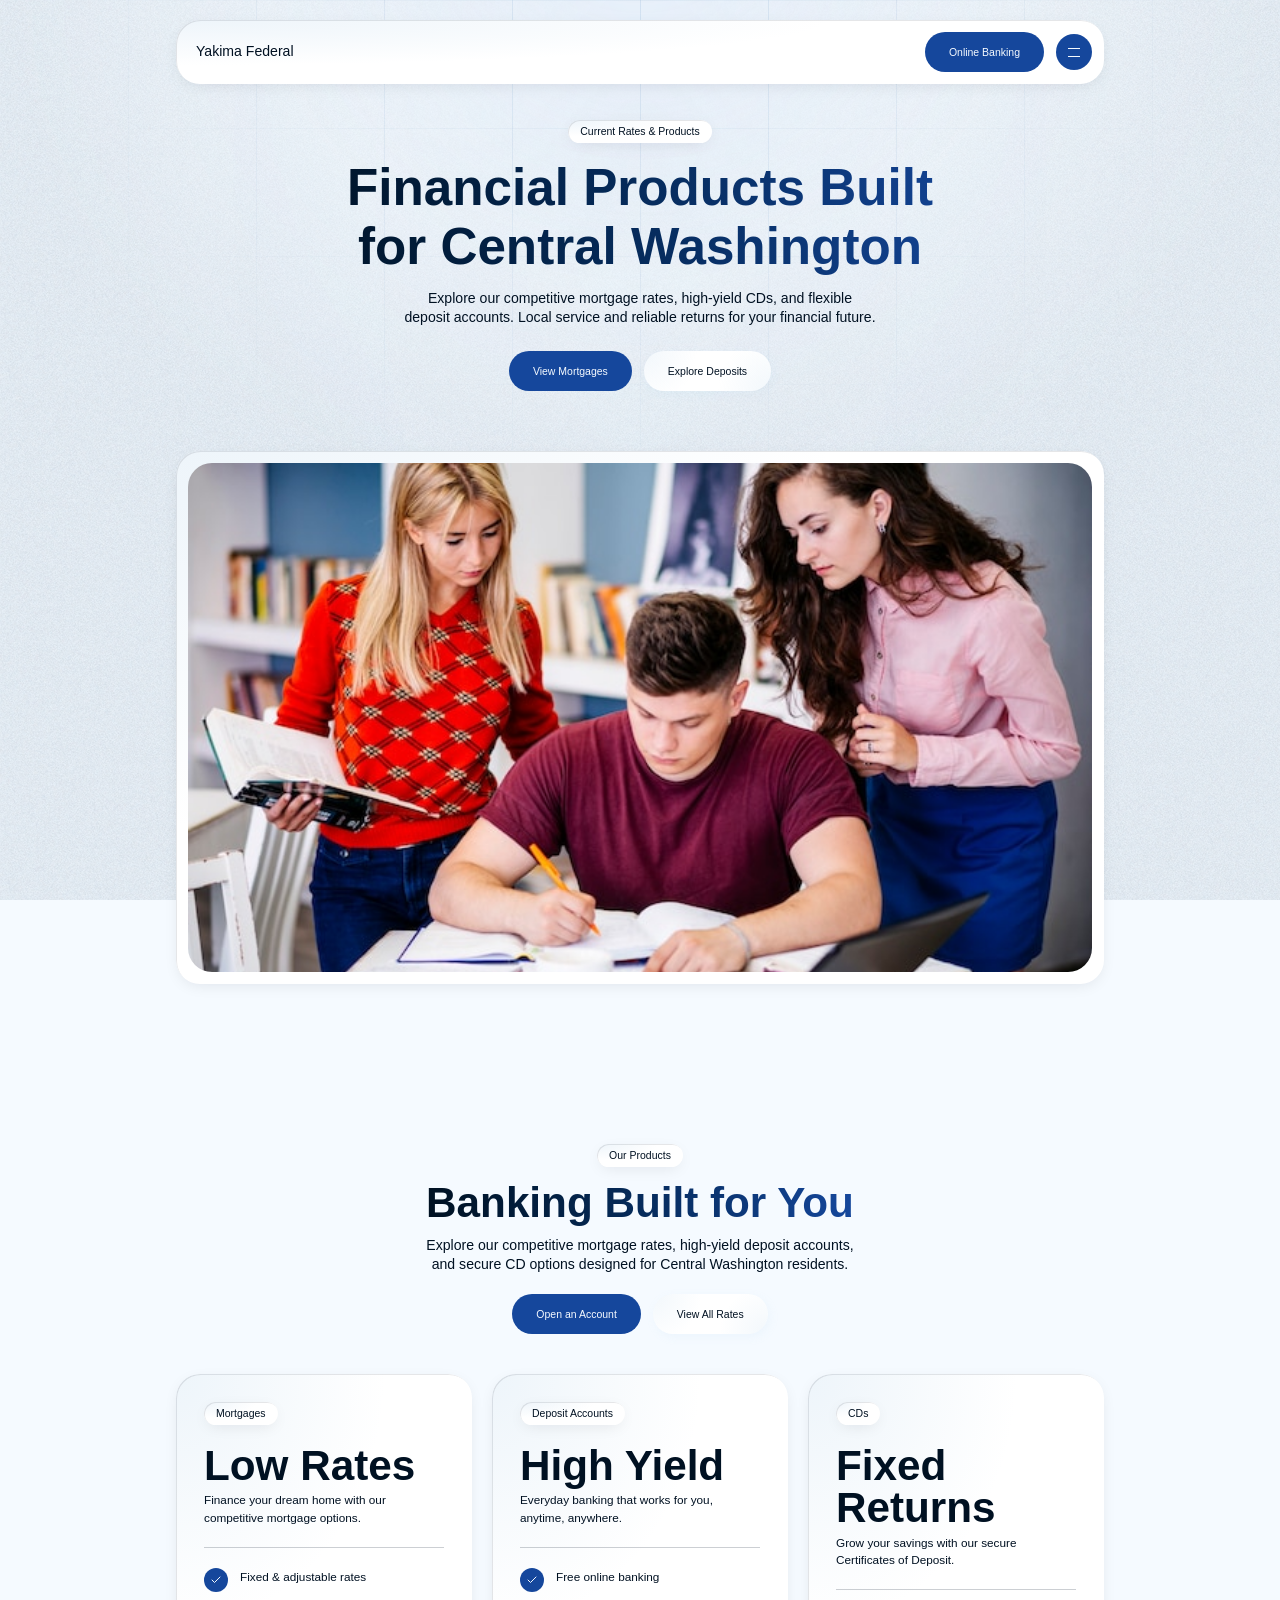
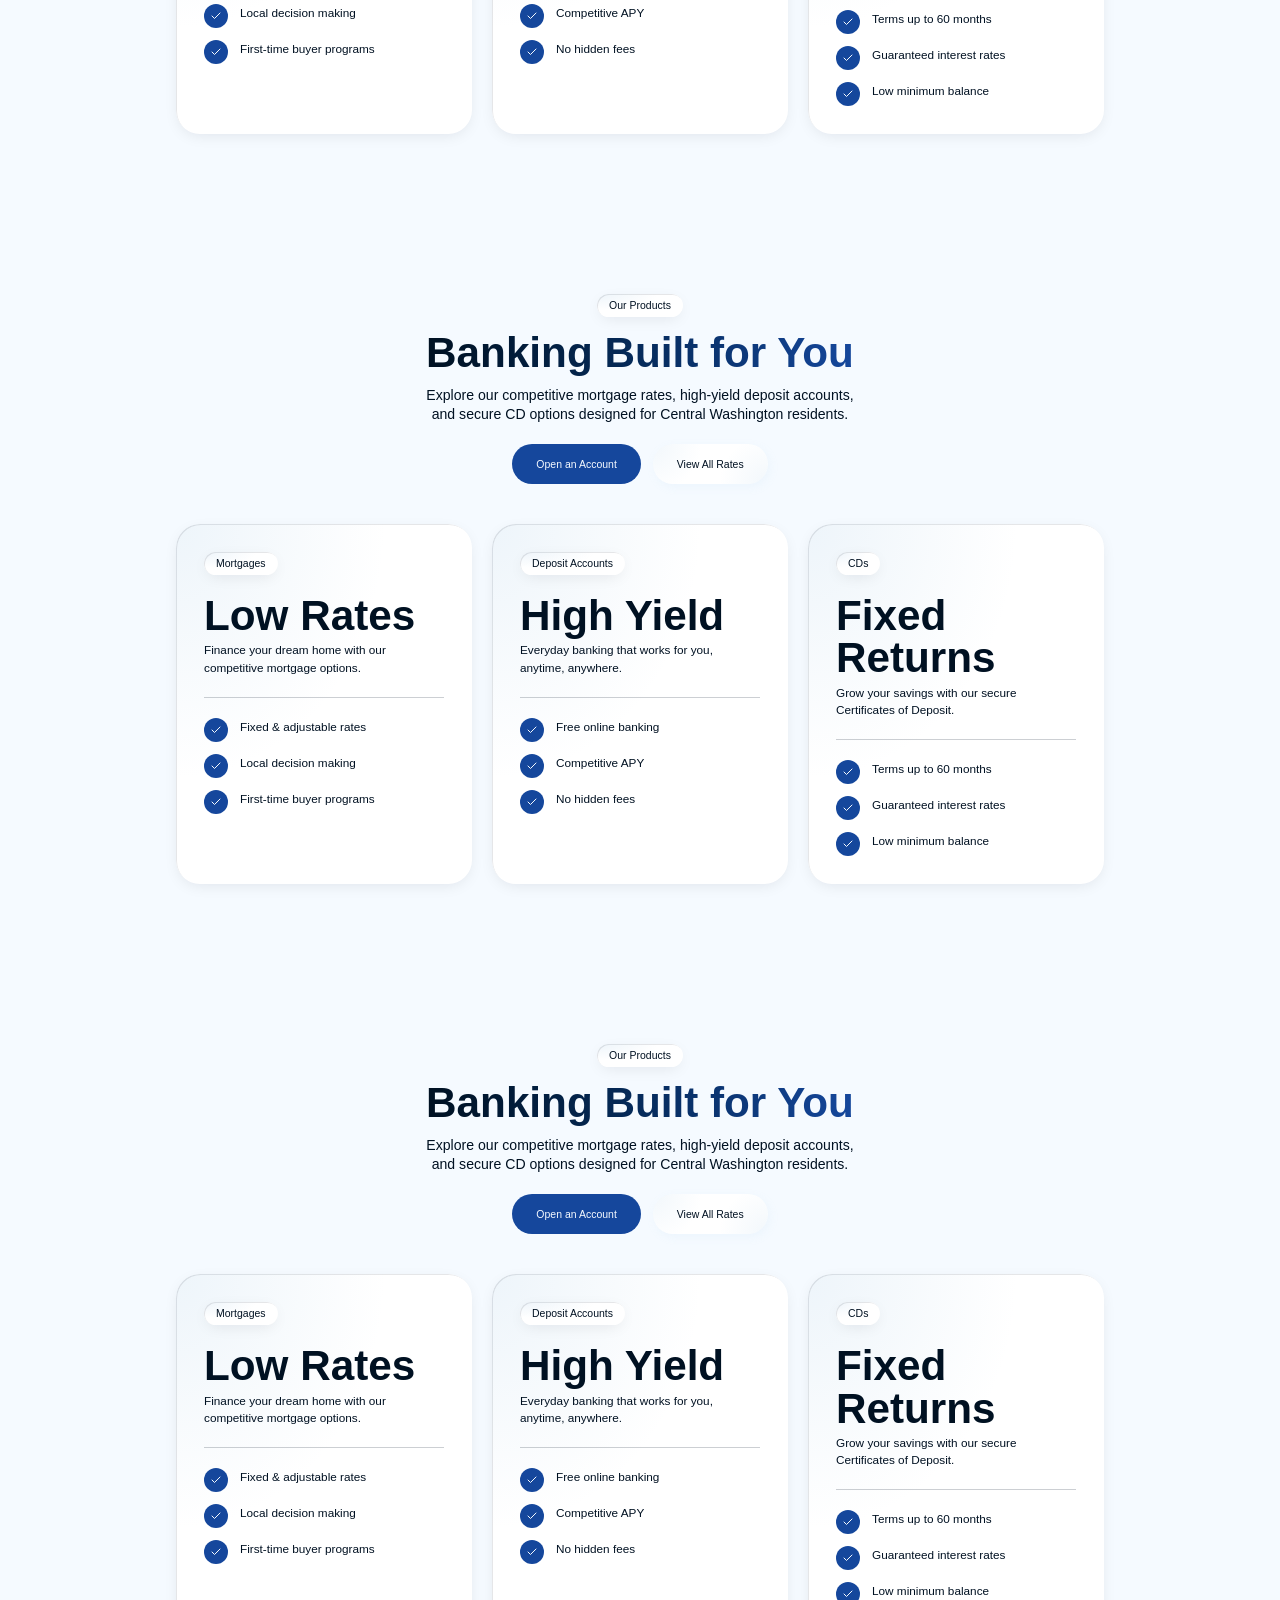
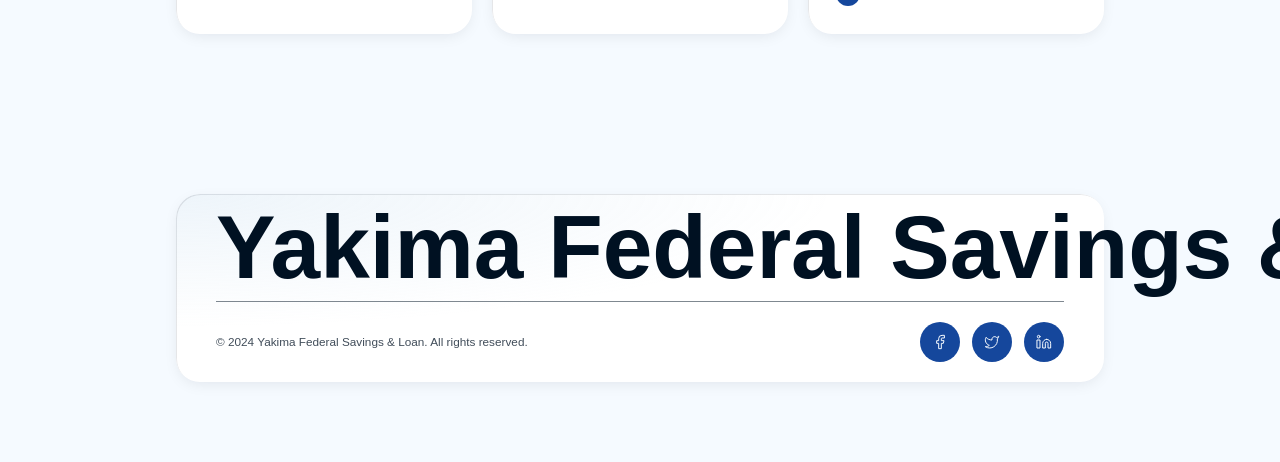
<file: yak/products/index.html>
<!DOCTYPE html><html lang="en" data-scrapbook-source="https://3003-im7e28mf1mzjrx52izzst.sandbox.webild.io/products" data-scrapbook-create="20260710115856146"><head>
    

    

    <meta charset="UTF-8">
    
    
    <link href="css2.css" rel="stylesheet">
    
    <meta name="viewport" content="width=device-width, initial-scale=1.0">
    <title>Webild Components</title>
  <style type="text/css" data-vite-dev-id="/home/user/projects/af42d3ae-75d8-4c0c-932a-91e92aaf8ff1/src/index.css">@import url("css2-1.css");
@layer properties;
@layer theme, base, components, utilities;
@layer theme {
  :root, :host { --font-serif: ui-serif, Georgia, Cambria, "Times New Roman", Times, serif; --color-red-50: oklch(97.1% 0.013 17.38); --color-red-300: oklch(80.8% 0.114 19.571); --color-red-400: oklch(70.4% 0.191 22.216); --color-red-500: oklch(63.7% 0.237 25.331); --color-red-600: oklch(57.7% 0.245 27.325); --color-green-500: oklch(72.3% 0.219 149.579); --color-black: #000; --color-white: #fff; --spacing: 0.25rem; --container-xs: 20rem; --container-sm: 24rem; --container-md: 28rem; --container-lg: 32rem; --container-xl: 36rem; --container-4xl: 56rem; --container-7xl: 80rem; --text-xs: var(--text-xs); --text-xs--line-height: calc(1 / 0.75); --text-sm: var(--text-sm); --text-sm--line-height: calc(1.25 / 0.875); --text-base: var(--text-base); --text-base--line-height: calc(1.5 / 1); --text-lg: var(--text-lg); --text-lg--line-height: calc(1.75 / 1.125); --text-xl: var(--text-xl); --text-xl--line-height: calc(1.75 / 1.25); --text-2xl: var(--text-2xl); --text-2xl--line-height: calc(2 / 1.5); --text-3xl: var(--text-3xl); --text-3xl--line-height: calc(2.25 / 1.875); --text-4xl: var(--text-4xl); --text-4xl--line-height: calc(2.5 / 2.25); --text-5xl: var(--text-5xl); --text-5xl--line-height: 1; --text-6xl: var(--text-6xl); --text-6xl--line-height: 1; --text-7xl: var(--text-7xl); --text-7xl--line-height: 1; --text-8xl: var(--text-8xl); --text-8xl--line-height: 1; --text-9xl: var(--text-9xl); --text-9xl--line-height: 1; --font-weight-normal: 400; --font-weight-medium: 500; --font-weight-semibold: 600; --font-weight-bold: 700; --tracking-tight: -0.025em; --tracking-wide: 0.025em; --tracking-widest: 0.1em; --leading-tight: 1.25; --leading-snug: 1.375; --leading-normal: 1.5; --leading-relaxed: 1.625; --radius-xl: 0.75rem; --radius-2xl: 1rem; --radius-3xl: 1.5rem; --radius-4xl: 2rem; --drop-shadow-lg: 0 4px 4px rgb(0 0 0 / 0.15); --drop-shadow-2xl: 0 25px 25px rgb(0 0 0 / 0.15); --ease-out: cubic-bezier(0, 0, 0.2, 1); --ease-in-out: cubic-bezier(0.4, 0, 0.2, 1); --animate-spin: spin 1s linear infinite; --animate-pulse: pulse 2s cubic-bezier(0.4, 0, 0.6, 1) infinite; --blur-xs: 4px; --blur-sm: 8px; --blur-md: 12px; --blur-lg: 16px; --blur-xl: 24px; --blur-3xl: 64px; --perspective-distant: 1200px; --aspect-video: 16 / 9; --default-transition-duration: 150ms; --default-transition-timing-function: cubic-bezier(0.4, 0, 0.2, 1); --default-font-family: 'Mulish', sans-serif; --default-mono-font-family: monospace; --radius: var(--radius); --color-background: var(--background); --color-card: var(--card); --color-foreground: var(--foreground); --color-primary-cta: var(--primary-cta); --color-primary-cta-text: var(--primary-cta-text); --color-secondary-cta: var(--secondary-cta); --color-accent: var(--accent); --color-background-accent: var(--background-accent); --width-content-width: var(--width-content-width); --width-carousel-padding: var(--width-carousel-padding); --width-carousel-padding-controls: var(--width-carousel-padding-controls); --width-carousel-item-2: var(--width-carousel-item-2); --width-carousel-item-3: var(--width-carousel-item-3); --width-carousel-item-4: var(--width-carousel-item-4); --text-2xs: var(--text-2xs); }
}
@layer base {
  *, ::after, ::before, ::backdrop, ::file-selector-button { box-sizing: border-box; margin: 0px; padding: 0px; border: 0px solid; }
  html, :host { line-height: 1.5; tab-size: 4; font-family: var(--default-font-family, ui-sans-serif, system-ui, sans-serif, "Apple Color Emoji", "Segoe UI Emoji", "Segoe UI Symbol", "Noto Color Emoji"); font-feature-settings: var(--default-font-feature-settings, normal); font-variation-settings: var(--default-font-variation-settings, normal); }
  hr { height: 0px; color: inherit; border-top-width: 1px; }
  abbr:where([title]) { text-decoration: underline dotted; }
  h1, h2, h3, h4, h5, h6 { font-size: inherit; font-weight: inherit; }
  a { color: inherit; text-decoration: inherit; }
  b, strong { font-weight: bolder; }
  code, kbd, samp, pre { font-family: var(--default-mono-font-family, ui-monospace, SFMono-Regular, Menlo, Monaco, Consolas, "Liberation Mono", "Courier New", monospace); font-feature-settings: var(--default-mono-font-feature-settings, normal); font-variation-settings: var(--default-mono-font-variation-settings, normal); font-size: 1em; }
  small { font-size: 80%; }
  sub, sup { font-size: 75%; line-height: 0; position: relative; vertical-align: baseline; }
  sub { bottom: -0.25em; }
  sup { top: -0.5em; }
  table { text-indent: 0px; border-color: inherit; border-collapse: collapse; }
  :focus-visible { outline: auto; }
  progress { vertical-align: baseline; }
  summary { display: list-item; }
  ol, ul, menu { list-style: none; }
  img, svg, video, canvas, audio, iframe, embed, object { display: block; vertical-align: middle; }
  img, video { max-width: 100%; height: auto; }
  button, input, select, optgroup, textarea, ::file-selector-button { font: inherit; letter-spacing: inherit; color: inherit; border-radius: 0px; background-color: transparent; opacity: 1; }
  :where(select:is([multiple], [size])) optgroup { font-weight: bolder; }
  :where(select:is([multiple], [size])) optgroup option { padding-inline-start: 20px; }
  ::file-selector-button { margin-inline-end: 4px; }
  ::placeholder { opacity: 1; }
  @supports (not (-webkit-appearance: -apple-pay-button)) or (contain-intrinsic-size: 1px) {
  ::placeholder {
  color: currentcolor;
  @supports (color: color-mix(in lab, red, red)) {
  color: color-mix(in oklab, currentcolor, transparent);
}
}
}
  textarea { resize: vertical; }
  ::-webkit-search-decoration { appearance: none; }
  ::-webkit-date-and-time-value { min-height: 1lh; text-align: inherit; }
  ::-webkit-datetime-edit { display: inline-flex; }
  ::-webkit-datetime-edit-fields-wrapper { padding: 0px; }
  ::-webkit-datetime-edit, ::-webkit-datetime-edit-year-field, ::-webkit-datetime-edit-month-field, ::-webkit-datetime-edit-day-field, ::-webkit-datetime-edit-hour-field, ::-webkit-datetime-edit-minute-field, ::-webkit-datetime-edit-second-field, ::-webkit-datetime-edit-millisecond-field, ::-webkit-datetime-edit-meridiem-field { padding-block: 0px; }
  ::-webkit-calendar-picker-indicator { line-height: 1; }
  :user-invalid { box-shadow: none; }
  button, input:where([type="button"], [type="reset"], [type="submit"]), ::file-selector-button { appearance: button; }
  ::-webkit-inner-spin-button, ::-webkit-outer-spin-button { height: auto; }
  [hidden]:where(:not([hidden="until-found"])) { display: none !important; }
}
@layer utilities {
  .\@container\/field-group { container: field-group / inline-size; }
  .pointer-events-auto { pointer-events: auto; }
  .pointer-events-none { pointer-events: none; }
  .invisible { visibility: hidden; }
  .visible { visibility: visible; }
  .sr-only { position: absolute; width: 1px; height: 1px; padding: 0px; margin: -1px; overflow: hidden; clip-path: inset(50%); white-space: nowrap; border-width: 0px; }
  .absolute { position: absolute; }
  .fixed { position: fixed; }
  .relative { position: relative; }
  .static { position: static; }
  .sticky { position: sticky; }
  .inset-0 { inset: calc(var(--spacing) * 0); }
  .inset-0\.5 { inset: calc(var(--spacing) * 0.5); }
  .inset-px { inset: 1px; }
  .-inset-x-px { inset-inline: -1px; }
  .inset-x-0 { inset-inline: calc(var(--spacing) * 0); }
  .inset-x-1 { inset-inline: calc(var(--spacing) * 1); }
  .inset-x-2 { inset-inline: calc(var(--spacing) * 2); }
  .inset-x-3 { inset-inline: calc(var(--spacing) * 3); }
  .inset-x-4 { inset-inline: calc(var(--spacing) * 4); }
  .inset-x-5 { inset-inline: calc(var(--spacing) * 5); }
  .inset-x-6 { inset-inline: calc(var(--spacing) * 6); }
  .inset-y-0 { inset-block: calc(var(--spacing) * 0); }
  .inset-y-1 { inset-block: calc(var(--spacing) * 1); }
  .start { inset-inline-start: var(--spacing); }
  .end { inset-inline-end: var(--spacing); }
  .-top-2 { top: calc(var(--spacing) * -2); }
  .-top-3 { top: calc(var(--spacing) * -3); }
  .-top-7 { top: calc(var(--spacing) * -7); }
  .-top-12 { top: calc(var(--spacing) * -12); }
  .-top-\[15\%\] { top: calc(-15%); }
  .-top-\[252px\] { top: calc(-252px); }
  .-top-\[352px\] { top: calc(-352px); }
  .-top-\[400px\] { top: calc(-400px); }
  .-top-\[571px\] { top: calc(-571px); }
  .top-0 { top: calc(var(--spacing) * 0); }
  .top-1 { top: calc(var(--spacing) * 1); }
  .top-1\.5 { top: calc(var(--spacing) * 1.5); }
  .top-1\/2 { top: calc(50%); }
  .top-2 { top: calc(var(--spacing) * 2); }
  .top-3 { top: calc(var(--spacing) * 3); }
  .top-3\.5 { top: calc(var(--spacing) * 3.5); }
  .top-4 { top: calc(var(--spacing) * 4); }
  .top-5 { top: calc(var(--spacing) * 5); }
  .top-8 { top: calc(var(--spacing) * 8); }
  .top-15\/100 { top: calc(15%); }
  .top-\[-20vh\] { top: -20vh; }
  .top-\[-30vh\] { top: -30vh; }
  .top-\[1px\] { top: 1px; }
  .top-\[5\%\] { top: 5%; }
  .top-\[25vw\] { top: 25vw; }
  .top-\[28\%\] { top: 28%; }
  .top-\[40\%\] { top: 40%; }
  .top-\[50\%\] { top: 50%; }
  .top-\[60\%\] { top: 60%; }
  .top-full { top: 100%; }
  .-right-2 { right: calc(var(--spacing) * -2); }
  .-right-3 { right: calc(var(--spacing) * -3); }
  .-right-12 { right: calc(var(--spacing) * -12); }
  .-right-\[33vw\] { right: calc(-33vw); }
  .-right-\[36vw\] { right: calc(-36vw); }
  .right-0 { right: calc(var(--spacing) * 0); }
  .right-1 { right: calc(var(--spacing) * 1); }
  .right-2 { right: calc(var(--spacing) * 2); }
  .right-3 { right: calc(var(--spacing) * 3); }
  .right-4 { right: calc(var(--spacing) * 4); }
  .right-5 { right: calc(var(--spacing) * 5); }
  .right-6 { right: calc(var(--spacing) * 6); }
  .right-\[2\.5vw\] { right: 2.5vw; }
  .right-\[5\%\] { right: 5%; }
  .right-\[calc\(\(100vw-var\(--width-content-width\)\)\/2\)\] { right: calc((100vw - var(--width-content-width)) / 2); }
  .right-full { right: 100%; }
  .-bottom-2 { bottom: calc(var(--spacing) * -2); }
  .-bottom-3 { bottom: calc(var(--spacing) * -3); }
  .-bottom-12 { bottom: calc(var(--spacing) * -12); }
  .-bottom-\[9vh\] { bottom: calc(-9vh); }
  .-bottom-\[46px\] { bottom: calc(-46px); }
  .-bottom-\[61vh\] { bottom: calc(-61vh); }
  .-bottom-\[62vh\] { bottom: calc(-62vh); }
  .-bottom-\[920px\] { bottom: calc(-920px); }
  .-bottom-px { bottom: -1px; }
  .bottom-0 { bottom: calc(var(--spacing) * 0); }
  .bottom-1 { bottom: calc(var(--spacing) * 1); }
  .bottom-2 { bottom: calc(var(--spacing) * 2); }
  .bottom-3 { bottom: calc(var(--spacing) * 3); }
  .bottom-4 { bottom: calc(var(--spacing) * 4); }
  .bottom-5 { bottom: calc(var(--spacing) * 5); }
  .bottom-6 { bottom: calc(var(--spacing) * 6); }
  .bottom-\[-40vh\] { bottom: -40vh; }
  .bottom-\[5\%\] { bottom: 5%; }
  .bottom-\[25vh\] { bottom: 25vh; }
  .bottom-\[calc\(var\(--spacing-4\)\+var\(--spacing-4\)\)\] { bottom: calc(var(--spacing-4) + var(--spacing-4)); }
  .bottom-full { bottom: 100%; }
  .-left-2 { left: calc(var(--spacing) * -2); }
  .-left-3 { left: calc(var(--spacing) * -3); }
  .-left-7 { left: calc(var(--spacing) * -7); }
  .-left-12 { left: calc(var(--spacing) * -12); }
  .-left-\[15\%\] { left: calc(-15%); }
  .-left-\[33vw\] { left: calc(-33vw); }
  .-left-\[36vw\] { left: calc(-36vw); }
  .-left-\[373px\] { left: calc(-373px); }
  .-left-full { left: -100%; }
  .left-0 { left: calc(var(--spacing) * 0); }
  .left-1 { left: calc(var(--spacing) * 1); }
  .left-1\/2 { left: calc(50%); }
  .left-2 { left: calc(var(--spacing) * 2); }
  .left-3 { left: calc(var(--spacing) * 3); }
  .left-4 { left: calc(var(--spacing) * 4); }
  .left-5 { left: calc(var(--spacing) * 5); }
  .left-6 { left: calc(var(--spacing) * 6); }
  .left-\[2vw\] { left: 2vw; }
  .left-\[5\%\] { left: 5%; }
  .left-\[50\%\] { left: 50%; }
  .left-\[calc\(\(100vw-var\(--width-content-width\)\)\/2\)\] { left: calc((100vw - var(--width-content-width)) / 2); }
  .left-\[calc\(50\%-7\.5px\)\] { left: calc(50% - 7.5px); }
  .left-\[calc\(50\%-10px\)\] { left: calc(50% - 10px); }
  .left-\[calc\(50\%-17\.5px\)\] { left: calc(50% - 17.5px); }
  .left-\[calc\(50\%-20px\)\] { left: calc(50% - 20px); }
  .left-\[calc\(50\%-432\.5px\)\] { left: calc(50% - 432.5px); }
  .left-\[calc\(50\%-599px\)\] { left: calc(50% - 599px); }
  .left-\[calc\(var\(--vw-1\)\*2\)\] { left: calc(var(--vw-1) * 2); }
  .left-full { left: 100%; }
  .isolate { isolation: isolate; }
  .-z-10 { z-index: calc(-10); }
  .z-0 { z-index: 0; }
  .z-1 { z-index: 1; }
  .z-2 { z-index: 2; }
  .z-10 { z-index: 10; }
  .z-20 { z-index: 20; }
  .z-30 { z-index: 30; }
  .z-40 { z-index: 40; }
  .z-50 { z-index: 50; }
  .z-100 { z-index: 100; }
  .z-110 { z-index: 110; }
  .z-999 { z-index: 999; }
  .z-1000 { z-index: 1000; }
  .z-1001 { z-index: 1001; }
  .z-99999 { z-index: 99999; }
  .z-\[1\] { z-index: 1; }
  .z-\[100\] { z-index: 100; }
  .z-\[99999\] { z-index: 99999; }
  .order-1 { order: 1; }
  .order-2 { order: 2; }
  .order-first { order: -9999; }
  .order-last { order: 9999; }
  .col-span-1 { grid-column: span 1 / span 1; }
  .col-start-1 { grid-column-start: 1; }
  .row-start-1 { grid-row-start: 1; }
  .container {
  width: 100%;
  @media (width >= 40rem) {
  max-width: 40rem;
}
  @media (width >= 48rem) {
  max-width: 48rem;
}
  @media (width >= 64rem) {
  max-width: 64rem;
}
  @media (width >= 80rem) {
  max-width: 80rem;
}
  @media (width >= 96rem) {
  max-width: 96rem;
}
}
  .\!m-0 { margin: calc(var(--spacing) * 0)  !important; }
  .m-0 { margin: calc(var(--spacing) * 0); }
  .m-1 { margin: calc(var(--spacing) * 1); }
  .m-8 { margin: calc(var(--spacing) * 8); }
  .m-9 { margin: calc(var(--spacing) * 9); }
  .m-10 { margin: calc(var(--spacing) * 10); }
  .m-12 { margin: calc(var(--spacing) * 12); }
  .m-16 { margin: calc(var(--spacing) * 16); }
  .-mx-1 { margin-inline: calc(var(--spacing) * -1); }
  .-mx-\[4\%\] { margin-inline: calc(-4%); }
  .mx-1 { margin-inline: calc(var(--spacing) * 1); }
  .mx-2 { margin-inline: calc(var(--spacing) * 2); }
  .mx-3 { margin-inline: calc(var(--spacing) * 3); }
  .mx-3\.5 { margin-inline: calc(var(--spacing) * 3.5); }
  .mx-\[0\.25em\] { margin-inline: 0.25em; }
  .mx-auto { margin-inline: auto; }
  .-my-2 { margin-block: calc(var(--spacing) * -2); }
  .my-0 { margin-block: calc(var(--spacing) * 0); }
  .my-0\.5 { margin-block: calc(var(--spacing) * 0.5); }
  .my-1 { margin-block: calc(var(--spacing) * 1); }
  .my-4 { margin-block: calc(var(--spacing) * 4); }
  .my-5 { margin-block: calc(var(--spacing) * 5); }
  .my-8 { margin-block: calc(var(--spacing) * 8); }
  .my-20 { margin-block: calc(var(--spacing) * 20); }
  .-mt-1 { margin-top: calc(var(--spacing) * -1); }
  .-mt-4 { margin-top: calc(var(--spacing) * -4); }
  .-mt-5 { margin-top: calc(var(--spacing) * -5); }
  .mt-0\.5 { margin-top: calc(var(--spacing) * 0.5); }
  .mt-0\.75 { margin-top: calc(var(--spacing) * 0.75); }
  .mt-1 { margin-top: calc(var(--spacing) * 1); }
  .mt-1\.5 { margin-top: calc(var(--spacing) * 1.5); }
  .mt-2 { margin-top: calc(var(--spacing) * 2); }
  .mt-3 { margin-top: calc(var(--spacing) * 3); }
  .mt-4 { margin-top: calc(var(--spacing) * 4); }
  .mt-5 { margin-top: calc(var(--spacing) * 5); }
  .mt-6 { margin-top: calc(var(--spacing) * 6); }
  .mt-8 { margin-top: calc(var(--spacing) * 8); }
  .mt-12 { margin-top: calc(var(--spacing) * 12); }
  .mt-20 { margin-top: calc(var(--spacing) * 20); }
  .mt-24 { margin-top: calc(var(--spacing) * 24); }
  .mt-\[-0\.25em\] { margin-top: -0.25em; }
  .mt-auto { margin-top: auto; }
  .mr-1 { margin-right: calc(var(--spacing) * 1); }
  .mr-2 { margin-right: calc(var(--spacing) * 2); }
  .mr-3 { margin-right: calc(var(--spacing) * 3); }
  .mr-5 { margin-right: calc(var(--spacing) * 5); }
  .-mb-\[0\.1em\] { margin-bottom: calc(-0.1em); }
  .mb-0\.5 { margin-bottom: calc(var(--spacing) * 0.5); }
  .mb-1 { margin-bottom: calc(var(--spacing) * 1); }
  .mb-2 { margin-bottom: calc(var(--spacing) * 2); }
  .mb-3 { margin-bottom: calc(var(--spacing) * 3); }
  .mb-4 { margin-bottom: calc(var(--spacing) * 4); }
  .mb-5 { margin-bottom: calc(var(--spacing) * 5); }
  .mb-6 { margin-bottom: calc(var(--spacing) * 6); }
  .mb-8 { margin-bottom: calc(var(--spacing) * 8); }
  .mb-10 { margin-bottom: calc(var(--spacing) * 10); }
  .mb-20 { margin-bottom: calc(var(--spacing) * 20); }
  .-ml-3 { margin-left: calc(var(--spacing) * -3); }
  .-ml-4 { margin-left: calc(var(--spacing) * -4); }
  .-ml-5 { margin-left: calc(var(--spacing) * -5); }
  .-ml-15 { margin-left: calc(var(--spacing) * -15); }
  .ml-1 { margin-left: calc(var(--spacing) * 1); }
  .ml-2 { margin-left: calc(var(--spacing) * 2); }
  .ml-4 { margin-left: calc(var(--spacing) * 4); }
  .ml-auto { margin-left: auto; }
  .line-clamp-2 { overflow: hidden; display: -webkit-box; -moz-box-orient: vertical; -webkit-line-clamp: 2; }
  .line-clamp-3 { overflow: hidden; display: -webkit-box; -moz-box-orient: vertical; -webkit-line-clamp: 3; }
  .block { display: block; }
  .flex { display: flex; }
  .grid { display: grid; }
  .hidden { display: none; }
  .inline { display: inline; }
  .inline-block { display: inline-block; }
  .inline-flex { display: inline-flex; }
  .table { display: table; }
  .aspect-2\/1 { aspect-ratio: 2 / 1; }
  .aspect-3\/2 { aspect-ratio: 3 / 2; }
  .aspect-3\/4 { aspect-ratio: 3 / 4; }
  .aspect-4\/3 { aspect-ratio: 4 / 3; }
  .aspect-4\/5 { aspect-ratio: 4 / 5; }
  .aspect-5\/6 { aspect-ratio: 5 / 6; }
  .aspect-6\/7 { aspect-ratio: 6 / 7; }
  .aspect-9\/16 { aspect-ratio: 9 / 16; }
  .aspect-square { aspect-ratio: 1 / 1; }
  .aspect-video { aspect-ratio: var(--aspect-video); }
  .size-1\/2 { width: calc(50%); height: calc(50%); }
  .size-2 { width: calc(var(--spacing) * 2); height: calc(var(--spacing) * 2); }
  .size-2\.5 { width: calc(var(--spacing) * 2.5); height: calc(var(--spacing) * 2.5); }
  .size-3 { width: calc(var(--spacing) * 3); height: calc(var(--spacing) * 3); }
  .size-3\.5 { width: calc(var(--spacing) * 3.5); height: calc(var(--spacing) * 3.5); }
  .size-4 { width: calc(var(--spacing) * 4); height: calc(var(--spacing) * 4); }
  .size-4\/10 { width: calc(40%); height: calc(40%); }
  .size-5 { width: calc(var(--spacing) * 5); height: calc(var(--spacing) * 5); }
  .size-6 { width: calc(var(--spacing) * 6); height: calc(var(--spacing) * 6); }
  .size-7 { width: calc(var(--spacing) * 7); height: calc(var(--spacing) * 7); }
  .size-8 { width: calc(var(--spacing) * 8); height: calc(var(--spacing) * 8); }
  .size-9 { width: calc(var(--spacing) * 9); height: calc(var(--spacing) * 9); }
  .size-10 { width: calc(var(--spacing) * 10); height: calc(var(--spacing) * 10); }
  .size-12 { width: calc(var(--spacing) * 12); height: calc(var(--spacing) * 12); }
  .size-14 { width: calc(var(--spacing) * 14); height: calc(var(--spacing) * 14); }
  .size-16 { width: calc(var(--spacing) * 16); height: calc(var(--spacing) * 16); }
  .size-18 { width: calc(var(--spacing) * 18); height: calc(var(--spacing) * 18); }
  .size-20 { width: calc(var(--spacing) * 20); height: calc(var(--spacing) * 20); }
  .size-22 { width: calc(var(--spacing) * 22); height: calc(var(--spacing) * 22); }
  .size-24 { width: calc(var(--spacing) * 24); height: calc(var(--spacing) * 24); }
  .size-40 { width: calc(var(--spacing) * 40); height: calc(var(--spacing) * 40); }
  .size-60 { width: calc(var(--spacing) * 60); height: calc(var(--spacing) * 60); }
  .size-80 { width: calc(var(--spacing) * 80); height: calc(var(--spacing) * 80); }
  .size-100 { width: calc(var(--spacing) * 100); height: calc(var(--spacing) * 100); }
  .size-\[--cell-size\] { }
  .size-\[1em\] { width: 1em; height: 1em; }
  .size-full { width: 100%; height: 100%; }
  .h-\(--text-7xl\) { height: var(--text-7xl); }
  .h-\(--text-base\) { height: var(--text-base); }
  .h-\(--text-sm\) { height: var(--text-sm); }
  .h-\(--text-xl\) { height: var(--text-xl); }
  .h-0\.5 { height: calc(var(--spacing) * 0.5); }
  .h-1 { height: calc(var(--spacing) * 1); }
  .h-1\.5 { height: calc(var(--spacing) * 1.5); }
  .h-1\/2 { height: calc(50%); }
  .h-1\/3 { height: calc(33.3333%); }
  .h-2 { height: calc(var(--spacing) * 2); }
  .h-2\.5 { height: calc(var(--spacing) * 2.5); }
  .h-2\/5 { height: calc(40%); }
  .h-3 { height: calc(var(--spacing) * 3); }
  .h-3\.5 { height: calc(var(--spacing) * 3.5); }
  .h-4 { height: calc(var(--spacing) * 4); }
  .h-4\/5 { height: calc(80%); }
  .h-5 { height: calc(var(--spacing) * 5); }
  .h-5\/10 { height: calc(50%); }
  .h-6 { height: calc(var(--spacing) * 6); }
  .h-7 { height: calc(var(--spacing) * 7); }
  .h-8 { height: calc(var(--spacing) * 8); }
  .h-9 { height: calc(var(--spacing) * 9); }
  .h-10 { height: calc(var(--spacing) * 10); }
  .h-11 { height: calc(var(--spacing) * 11); }
  .h-12 { height: calc(var(--spacing) * 12); }
  .h-13 { height: calc(var(--spacing) * 13); }
  .h-14 { height: calc(var(--spacing) * 14); }
  .h-15 { height: calc(var(--spacing) * 15); }
  .h-20 { height: calc(var(--spacing) * 20); }
  .h-30 { height: calc(var(--spacing) * 30); }
  .h-36 { height: calc(var(--spacing) * 36); }
  .h-48 { height: calc(var(--spacing) * 48); }
  .h-60 { height: calc(var(--spacing) * 60); }
  .h-70\/100 { height: calc(70%); }
  .h-72 { height: calc(var(--spacing) * 72); }
  .h-80 { height: calc(var(--spacing) * 80); }
  .h-90 { height: calc(var(--spacing) * 90); }
  .h-96 { height: calc(var(--spacing) * 96); }
  .h-100 { height: calc(var(--spacing) * 100); }
  .h-150 { height: calc(var(--spacing) * 150); }
  .h-\[--cell-size\] { }
  .h-\[1em\] { height: 1em; }
  .h-\[1px\] { height: 1px; }
  .h-\[12vh\] { height: 12vh; }
  .h-\[20em\] { height: 20em; }
  .h-\[50svh\] { height: 50svh; }
  .h-\[50vh\] { height: 50vh; }
  .h-\[70vh\] { height: 70vh; }
  .h-\[90svh\] { height: 90svh; }
  .h-\[92px\] { height: 92px; }
  .h-\[105vh\] { height: 105vh; }
  .h-\[110vh\] { height: 110vh; }
  .h-\[120\%\] { height: 120%; }
  .h-\[129vh\] { height: 129vh; }
  .h-\[130\%\] { height: 130%; }
  .h-\[140vw\] { height: 140vw; }
  .h-\[150vh\] { height: 150vh; }
  .h-\[150vw\] { height: 150vw; }
  .h-\[179vh\] { height: 179vh; }
  .h-\[300vh\] { height: 300vh; }
  .h-\[450px\] { height: 450px; }
  .h-\[929px\] { height: 929px; }
  .h-\[calc\(var\(--text-base\)\*1\.25\)\] { height: calc(var(--text-base) * 1.25); }
  .h-\[var\(--radix-navigation-menu-viewport-height\)\] { height: var(--radix-navigation-menu-viewport-height); }
  .h-\[var\(--radix-select-trigger-height\)\] { height: var(--radix-select-trigger-height); }
  .h-auto { height: auto; }
  .h-fit { height: fit-content; }
  .h-full { height: 100%; }
  .h-max { height: max-content; }
  .h-px { height: 1px; }
  .h-screen { height: 100vh; }
  .h-svh { height: 100svh; }
  .max-h-96 { max-height: calc(var(--spacing) * 96); }
  .max-h-\[--radix-context-menu-content-available-height\] { }
  .max-h-\[300px\] { max-height: 300px; }
  .max-h-\[var\(--radix-dropdown-menu-content-available-height\)\] { max-height: var(--radix-dropdown-menu-content-available-height); }
  .max-h-screen { max-height: 100vh; }
  .min-h-0 { min-height: calc(var(--spacing) * 0); }
  .min-h-8 { min-height: calc(var(--spacing) * 8); }
  .min-h-9 { min-height: calc(var(--spacing) * 9); }
  .min-h-10 { min-height: calc(var(--spacing) * 10); }
  .min-h-24 { min-height: calc(var(--spacing) * 24); }
  .min-h-60 { min-height: calc(var(--spacing) * 60); }
  .min-h-70 { min-height: calc(var(--spacing) * 70); }
  .min-h-80 { min-height: calc(var(--spacing) * 80); }
  .min-h-100 { min-height: calc(var(--spacing) * 100); }
  .min-h-\[60px\] { min-height: 60px; }
  .min-h-\[80px\] { min-height: 80px; }
  .min-h-svh { min-height: 100svh; }
  .w-0 { width: calc(var(--spacing) * 0); }
  .w-0\.5 { width: calc(var(--spacing) * 0.5); }
  .w-1 { width: calc(var(--spacing) * 1); }
  .w-1\/2 { width: calc(50%); }
  .w-1\/3 { width: calc(33.3333%); }
  .w-2 { width: calc(var(--spacing) * 2); }
  .w-2\.5 { width: calc(var(--spacing) * 2.5); }
  .w-2\/5 { width: calc(40%); }
  .w-3 { width: calc(var(--spacing) * 3); }
  .w-3\.5 { width: calc(var(--spacing) * 3.5); }
  .w-3\/4 { width: calc(75%); }
  .w-3\/5 { width: calc(60%); }
  .w-4 { width: calc(var(--spacing) * 4); }
  .w-4\/5 { width: calc(80%); }
  .w-5 { width: calc(var(--spacing) * 5); }
  .w-6 { width: calc(var(--spacing) * 6); }
  .w-6\/10 { width: calc(60%); }
  .w-7 { width: calc(var(--spacing) * 7); }
  .w-7xl { width: var(--container-7xl); }
  .w-8 { width: calc(var(--spacing) * 8); }
  .w-9 { width: calc(var(--spacing) * 9); }
  .w-9\/10 { width: calc(90%); }
  .w-10 { width: calc(var(--spacing) * 10); }
  .w-11 { width: calc(var(--spacing) * 11); }
  .w-12 { width: calc(var(--spacing) * 12); }
  .w-14 { width: calc(var(--spacing) * 14); }
  .w-20 { width: calc(var(--spacing) * 20); }
  .w-24 { width: calc(var(--spacing) * 24); }
  .w-25\/100 { width: calc(25%); }
  .w-28 { width: calc(var(--spacing) * 28); }
  .w-48 { width: calc(var(--spacing) * 48); }
  .w-60 { width: calc(var(--spacing) * 60); }
  .w-64 { width: calc(var(--spacing) * 64); }
  .w-65\/100 { width: calc(65%); }
  .w-72 { width: calc(var(--spacing) * 72); }
  .w-75\/100 { width: calc(75%); }
  .w-80 { width: calc(var(--spacing) * 80); }
  .w-95\/100 { width: calc(95%); }
  .w-96 { width: calc(var(--spacing) * 96); }
  .w-100 { width: calc(var(--spacing) * 100); }
  .w-\[--cell-size\] { }
  .w-\[--sidebar-width\] { }
  .w-\[1px\] { width: 1px; }
  .w-\[9vw\] { width: 9vw; }
  .w-\[10vw\] { width: 10vw; }
  .w-\[12\.5vw\] { width: 12.5vw; }
  .w-\[15em\] { width: 15em; }
  .w-\[15px\] { width: 15px; }
  .w-\[15vw\] { width: 15vw; }
  .w-\[20px\] { width: 20px; }
  .w-\[23\%\] { width: 23%; }
  .w-\[35\%\] { width: 35%; }
  .w-\[35px\] { width: 35px; }
  .w-\[40px\] { width: 40px; }
  .w-\[45vw\] { width: 45vw; }
  .w-\[49vw\] { width: 49vw; }
  .w-\[50vw\] { width: 50vw; }
  .w-\[55\%\] { width: 55%; }
  .w-\[70\%\] { width: 70%; }
  .w-\[100px\] { width: 100px; }
  .w-\[120vw\] { width: 120vw; }
  .w-\[130\%\] { width: 130%; }
  .w-\[150vw\] { width: 150vw; }
  .w-\[160px\] { width: 160px; }
  .w-\[865px\] { width: 865px; }
  .w-\[1142px\] { width: 1142px; }
  .w-\[1198px\] { width: 1198px; }
  .w-auto { width: auto; }
  .w-carousel-item-3 { width: var(--width-carousel-item-3); }
  .w-carousel-item-4 { width: var(--width-carousel-item-4); }
  .w-carousel-padding { width: var(--width-carousel-padding); }
  .w-carousel-padding-controls { width: var(--width-carousel-padding-controls); }
  .w-content-width { width: var(--width-content-width); }
  .w-fit { width: fit-content; }
  .w-full { width: 100%; }
  .w-lg { width: var(--container-lg); }
  .w-max { width: max-content; }
  .w-md { width: var(--container-md); }
  .w-px { width: 1px; }
  .w-screen { width: 100vw; }
  .w-xs { width: var(--container-xs); }
  .max-w-3\/4 { max-width: calc(75%); }
  .max-w-9\/10 { max-width: calc(90%); }
  .max-w-\[--skeleton-width\] { }
  .max-w-\[82px\] { max-width: 82px; }
  .max-w-\[95\%\] { max-width: 95%; }
  .max-w-\[340px\] { max-width: 340px; }
  .max-w-\[420px\] { max-width: 420px; }
  .max-w-full { max-width: 100%; }
  .max-w-lg { max-width: var(--container-lg); }
  .max-w-max { max-width: max-content; }
  .max-w-sm { max-width: var(--container-sm); }
  .max-w-xl { max-width: var(--container-xl); }
  .max-w-xs { max-width: var(--container-xs); }
  .min-w-0 { min-width: calc(var(--spacing) * 0); }
  .min-w-5 { min-width: calc(var(--spacing) * 5); }
  .min-w-8 { min-width: calc(var(--spacing) * 8); }
  .min-w-9 { min-width: calc(var(--spacing) * 9); }
  .min-w-10 { min-width: calc(var(--spacing) * 10); }
  .min-w-32 { min-width: calc(var(--spacing) * 32); }
  .min-w-\[--cell-size\] { }
  .min-w-\[8rem\] { min-width: 8rem; }
  .min-w-\[12rem\] { min-width: 12rem; }
  .min-w-\[30px\] { min-width: 30px; }
  .min-w-\[var\(--radix-select-trigger-width\)\] { min-width: var(--radix-select-trigger-width); }
  .flex-1 { flex: 1 1 0%; }
  .flex-none { flex: 0 0 auto; }
  .shrink-0 { flex-shrink: 0; }
  .flex-grow { flex-grow: 1; }
  .grow { flex-grow: 1; }
  .grow-0 { flex-grow: 0; }
  .basis-full { flex-basis: 100%; }
  .caption-bottom { caption-side: bottom; }
  .border-collapse { border-collapse: collapse; }
  .origin-\[--radix-context-menu-content-transform-origin\] { }
  .origin-\[--radix-dropdown-menu-content-transform-origin\] { }
  .origin-\[--radix-hover-card-content-transform-origin\] { }
  .origin-\[--radix-menubar-content-transform-origin\] { }
  .origin-\[--radix-popover-content-transform-origin\] { }
  .origin-center { transform-origin: center center 0px; }
  .origin-left { transform-origin: 0px center 0px; }
  .origin-top { transform-origin: center top 0px; }
  .origin-top-right { transform-origin: 100% 0px 0px; }
  .-translate-x-1\/2 { --tw-translate-x: calc(calc(1 / 2 * 100%) * -1); translate: var(--tw-translate-x) var(--tw-translate-y); }
  .-translate-x-1\/4 { --tw-translate-x: calc(calc(1 / 4 * 100%) * -1); translate: var(--tw-translate-x) var(--tw-translate-y); }
  .-translate-x-3 { --tw-translate-x: calc(var(--spacing) * -3); translate: var(--tw-translate-x) var(--tw-translate-y); }
  .-translate-x-5 { --tw-translate-x: calc(var(--spacing) * -5); translate: var(--tw-translate-x) var(--tw-translate-y); }
  .-translate-x-6 { --tw-translate-x: calc(var(--spacing) * -6); translate: var(--tw-translate-x) var(--tw-translate-y); }
  .-translate-x-10 { --tw-translate-x: calc(var(--spacing) * -10); translate: var(--tw-translate-x) var(--tw-translate-y); }
  .-translate-x-\[12\%\] { --tw-translate-x: calc(12% * -1); translate: var(--tw-translate-x) var(--tw-translate-y); }
  .-translate-x-\[120\%\] { --tw-translate-x: calc(120% * -1); translate: var(--tw-translate-x) var(--tw-translate-y); }
  .-translate-x-\[calc\(-100\%\+2rem\)\] { --tw-translate-x: calc(calc(-100% + 2rem) * -1); translate: var(--tw-translate-x) var(--tw-translate-y); }
  .-translate-x-px { --tw-translate-x: -1px; translate: var(--tw-translate-x) var(--tw-translate-y); }
  .translate-x-0\.5 { --tw-translate-x: calc(var(--spacing) * 0.5); translate: var(--tw-translate-x) var(--tw-translate-y); }
  .translate-x-1\/2 { --tw-translate-x: calc(1 / 2 * 100%); translate: var(--tw-translate-x) var(--tw-translate-y); }
  .translate-x-1\/4 { --tw-translate-x: calc(1 / 4 * 100%); translate: var(--tw-translate-x) var(--tw-translate-y); }
  .translate-x-5 { --tw-translate-x: calc(var(--spacing) * 5); translate: var(--tw-translate-x) var(--tw-translate-y); }
  .translate-x-6 { --tw-translate-x: calc(var(--spacing) * 6); translate: var(--tw-translate-x) var(--tw-translate-y); }
  .translate-x-16 { --tw-translate-x: calc(var(--spacing) * 16); translate: var(--tw-translate-x) var(--tw-translate-y); }
  .translate-x-32 { --tw-translate-x: calc(var(--spacing) * 32); translate: var(--tw-translate-x) var(--tw-translate-y); }
  .translate-x-\[-50\%\] { --tw-translate-x: -50%; translate: var(--tw-translate-x) var(--tw-translate-y); }
  .translate-x-\[12\%\] { --tw-translate-x: 12%; translate: var(--tw-translate-x) var(--tw-translate-y); }
  .translate-x-px { --tw-translate-x: 1px; translate: var(--tw-translate-x) var(--tw-translate-y); }
  .-translate-y-1 { --tw-translate-y: calc(var(--spacing) * -1); translate: var(--tw-translate-x) var(--tw-translate-y); }
  .-translate-y-1\/2 { --tw-translate-y: calc(calc(1 / 2 * 100%) * -1); translate: var(--tw-translate-x) var(--tw-translate-y); }
  .-translate-y-5 { --tw-translate-y: calc(var(--spacing) * -5); translate: var(--tw-translate-x) var(--tw-translate-y); }
  .-translate-y-14 { --tw-translate-y: calc(var(--spacing) * -14); translate: var(--tw-translate-x) var(--tw-translate-y); }
  .-translate-y-\[8\%\] { --tw-translate-y: calc(8% * -1); translate: var(--tw-translate-x) var(--tw-translate-y); }
  .translate-y-0 { --tw-translate-y: calc(var(--spacing) * 0); translate: var(--tw-translate-x) var(--tw-translate-y); }
  .translate-y-1 { --tw-translate-y: calc(var(--spacing) * 1); translate: var(--tw-translate-x) var(--tw-translate-y); }
  .translate-y-1\/2 { --tw-translate-y: calc(1 / 2 * 100%); translate: var(--tw-translate-x) var(--tw-translate-y); }
  .translate-y-5 { --tw-translate-y: calc(var(--spacing) * 5); translate: var(--tw-translate-x) var(--tw-translate-y); }
  .translate-y-16 { --tw-translate-y: calc(var(--spacing) * 16); translate: var(--tw-translate-x) var(--tw-translate-y); }
  .translate-y-\[-50\%\] { --tw-translate-y: -50%; translate: var(--tw-translate-x) var(--tw-translate-y); }
  .translate-y-\[10\%\] { --tw-translate-y: 10%; translate: var(--tw-translate-x) var(--tw-translate-y); }
  .translate-y-full { --tw-translate-y: 100%; translate: var(--tw-translate-x) var(--tw-translate-y); }
  .scale-0 { --tw-scale-x: 0%; --tw-scale-y: 0%; --tw-scale-z: 0%; scale: var(--tw-scale-x) var(--tw-scale-y); }
  .scale-75 { --tw-scale-x: 75%; --tw-scale-y: 75%; --tw-scale-z: 75%; scale: var(--tw-scale-x) var(--tw-scale-y); }
  .scale-85 { --tw-scale-x: 85%; --tw-scale-y: 85%; --tw-scale-z: 85%; scale: var(--tw-scale-x) var(--tw-scale-y); }
  .scale-90 { --tw-scale-x: 90%; --tw-scale-y: 90%; --tw-scale-z: 90%; scale: var(--tw-scale-x) var(--tw-scale-y); }
  .scale-100 { --tw-scale-x: 100%; --tw-scale-y: 100%; --tw-scale-z: 100%; scale: var(--tw-scale-x) var(--tw-scale-y); }
  .scale-150 { --tw-scale-x: 150%; --tw-scale-y: 150%; --tw-scale-z: 150%; scale: var(--tw-scale-x) var(--tw-scale-y); }
  .scale-x-0 { --tw-scale-x: 0%; scale: var(--tw-scale-x) var(--tw-scale-y); }
  .scale-x-100 { --tw-scale-x: 100%; scale: var(--tw-scale-x) var(--tw-scale-y); }
  .-rotate-3 { rotate: calc(-3deg); }
  .-rotate-6 { rotate: calc(-6deg); }
  .-rotate-8 { rotate: calc(-8deg); }
  .-rotate-20 { rotate: calc(-20deg); }
  .-rotate-45 { rotate: calc(-45deg); }
  .-rotate-60 { rotate: calc(-60deg); }
  .-rotate-\[38deg\] { rotate: calc(-38deg); }
  .-rotate-\[52\.5deg\] { rotate: calc(-52.5deg); }
  .rotate-0 { rotate: 0deg; }
  .rotate-3 { rotate: 3deg; }
  .rotate-6 { rotate: 6deg; }
  .rotate-8 { rotate: 8deg; }
  .rotate-10 { rotate: 10deg; }
  .rotate-45 { rotate: 45deg; }
  .rotate-90 { rotate: 90deg; }
  .rotate-180 { rotate: 180deg; }
  .rotate-x-20 { --tw-rotate-x: rotateX(20deg); transform: var(--tw-rotate-x,) var(--tw-rotate-y,) var(--tw-rotate-z,) var(--tw-skew-x,) var(--tw-skew-y,); }
  .rotate-y-180 { --tw-rotate-y: rotateY(180deg); transform: var(--tw-rotate-x,) var(--tw-rotate-y,) var(--tw-rotate-z,) var(--tw-skew-x,) var(--tw-skew-y,); }
  .-skew-y-\[8deg\] { --tw-skew-y: skewY(calc(8deg * -1)); transform: var(--tw-rotate-x,) var(--tw-rotate-y,) var(--tw-rotate-z,) var(--tw-skew-x,) var(--tw-skew-y,); }
  .transform { transform: var(--tw-rotate-x,) var(--tw-rotate-y,) var(--tw-rotate-z,) var(--tw-skew-x,) var(--tw-skew-y,); }
  .transform-\[rotateY\(180deg\)\] { transform: rotateY(180deg); }
  .animate-\[cell-wave-pulse_4s_ease_infinite\] { animation: 4s infinite cell-wave-pulse; }
  .animate-pulse { animation: var(--animate-pulse); }
  .animate-spin { animation: var(--animate-spin); }
  .cursor-default { cursor: default; }
  .cursor-grab { cursor: grab; }
  .cursor-not-allowed { cursor: not-allowed; }
  .cursor-pointer { cursor: pointer; }
  .cursor-text { cursor: text; }
  .touch-none { touch-action: none; }
  .resize { resize: both; }
  .resize-none { resize: none; }
  .list-decimal { list-style-type: decimal; }
  .list-disc { list-style-type: disc; }
  .list-none { list-style-type: none; }
  .grid-cols-1 { grid-template-columns: repeat(1, minmax(0px, 1fr)); }
  .grid-cols-2 { grid-template-columns: repeat(2, minmax(0px, 1fr)); }
  .grid-cols-4 { grid-template-columns: repeat(4, minmax(0px, 1fr)); }
  .grid-cols-\[0fr\] { grid-template-columns: 0fr; }
  .grid-rows-\[0fr\] { grid-template-rows: 0fr; }
  .grid-rows-\[1fr\] { grid-template-rows: 1fr; }
  .flex-col { flex-direction: column; }
  .flex-col-reverse { flex-direction: column-reverse; }
  .flex-row { flex-direction: row; }
  .flex-row-reverse { flex-direction: row-reverse; }
  .flex-wrap { flex-wrap: wrap; }
  .place-content-center { place-content: center; }
  .place-items-center { place-items: center; }
  .items-baseline { align-items: baseline; }
  .items-center { align-items: center; }
  .items-end { align-items: flex-end; }
  .items-start { align-items: flex-start; }
  .items-stretch { align-items: stretch; }
  .justify-between { justify-content: space-between; }
  .justify-center { justify-content: center; }
  .justify-end { justify-content: flex-end; }
  .justify-start { justify-content: flex-start; }
  .gap-0 { gap: calc(var(--spacing) * 0); }
  .gap-1 { gap: calc(var(--spacing) * 1); }
  .gap-1\.5 { gap: calc(var(--spacing) * 1.5); }
  .gap-2 { gap: calc(var(--spacing) * 2); }
  .gap-2\.5 { gap: calc(var(--spacing) * 2.5); }
  .gap-3 { gap: calc(var(--spacing) * 3); }
  .gap-4 { gap: calc(var(--spacing) * 4); }
  .gap-5 { gap: calc(var(--spacing) * 5); }
  .gap-6 { gap: calc(var(--spacing) * 6); }
  .gap-7 { gap: calc(var(--spacing) * 7); }
  .gap-8 { gap: calc(var(--spacing) * 8); }
  .gap-9 { gap: calc(var(--spacing) * 9); }
  .gap-10 { gap: calc(var(--spacing) * 10); }
  .gap-12 { gap: calc(var(--spacing) * 12); }
  .gap-20 { gap: calc(var(--spacing) * 20); }
  .space-y-1 {
  :where(& > :not(:last-child)) { --tw-space-y-reverse: 0; margin-block-start: calc(calc(var(--spacing) * 1) * var(--tw-space-y-reverse)); margin-block-end: calc(calc(var(--spacing) * 1) * calc(1 - var(--tw-space-y-reverse))); }
}
  .space-y-1\.5 {
  :where(& > :not(:last-child)) { --tw-space-y-reverse: 0; margin-block-start: calc(calc(var(--spacing) * 1.5) * var(--tw-space-y-reverse)); margin-block-end: calc(calc(var(--spacing) * 1.5) * calc(1 - var(--tw-space-y-reverse))); }
}
  .space-y-2 {
  :where(& > :not(:last-child)) { --tw-space-y-reverse: 0; margin-block-start: calc(calc(var(--spacing) * 2) * var(--tw-space-y-reverse)); margin-block-end: calc(calc(var(--spacing) * 2) * calc(1 - var(--tw-space-y-reverse))); }
}
  .space-y-4 {
  :where(& > :not(:last-child)) { --tw-space-y-reverse: 0; margin-block-start: calc(calc(var(--spacing) * 4) * var(--tw-space-y-reverse)); margin-block-end: calc(calc(var(--spacing) * 4) * calc(1 - var(--tw-space-y-reverse))); }
}
  .-space-x-2 {
  :where(& > :not(:last-child)) { --tw-space-x-reverse: 0; margin-inline-start: calc(calc(var(--spacing) * -2) * var(--tw-space-x-reverse)); margin-inline-end: calc(calc(var(--spacing) * -2) * calc(1 - var(--tw-space-x-reverse))); }
}
  .space-x-1 {
  :where(& > :not(:last-child)) { --tw-space-x-reverse: 0; margin-inline-start: calc(calc(var(--spacing) * 1) * var(--tw-space-x-reverse)); margin-inline-end: calc(calc(var(--spacing) * 1) * calc(1 - var(--tw-space-x-reverse))); }
}
  .space-x-4 {
  :where(& > :not(:last-child)) { --tw-space-x-reverse: 0; margin-inline-start: calc(calc(var(--spacing) * 4) * var(--tw-space-x-reverse)); margin-inline-end: calc(calc(var(--spacing) * 4) * calc(1 - var(--tw-space-x-reverse))); }
}
  .gap-y-4 { row-gap: calc(var(--spacing) * 4); }
  .gap-y-10 { row-gap: calc(var(--spacing) * 10); }
  .divide-y {
  :where(& > :not(:last-child)) { --tw-divide-y-reverse: 0; border-bottom-style: var(--tw-border-style); border-top-style: var(--tw-border-style); border-top-width: calc(1px * var(--tw-divide-y-reverse)); border-bottom-width: calc(1px * calc(1 - var(--tw-divide-y-reverse))); }
}
  .divide-accent {
  :where(& > :not(:last-child)) { border-color: var(--accent); }
}
  .self-end { align-self: flex-end; }
  .self-stretch { align-self: stretch; }
  .truncate { overflow: hidden; text-overflow: ellipsis; white-space: nowrap; }
  .overflow-auto { overflow: auto; }
  .overflow-clip { overflow: clip; }
  .overflow-hidden { overflow: hidden; }
  .overflow-visible { overflow: visible; }
  .overflow-x-hidden { overflow-x: hidden; }
  .overflow-y-auto { overflow-y: auto; }
  .rounded { border-radius: var(--radius); }
  .rounded-2xl { border-radius: var(--radius-2xl); }
  .rounded-3xl { border-radius: var(--radius-3xl); }
  .rounded-4xl { border-radius: var(--radius-4xl); }
  .rounded-\[0\.5rem\] { border-radius: 0.5rem; }
  .rounded-\[2px\] { border-radius: 2px; }
  .rounded-\[6px\] { border-radius: 6px; }
  .rounded-\[100\%\] { border-radius: 100%; }
  .rounded-\[calc\(var\(--radius\)-5px\)\] { border-radius: calc(var(--radius) - 5px); }
  .rounded-\[inherit\] { border-radius: inherit; }
  .rounded-full { border-radius: calc(infinity * 1px); }
  .rounded-full\! { border-radius: calc(infinity * 1px) !important; }
  .rounded-lg { border-radius: var(--radius); }
  .rounded-md { border-radius: calc(var(--radius) - 2px); }
  .rounded-none { border-radius: 0px; }
  .rounded-none\! { border-radius: 0px !important; }
  .rounded-sm { border-radius: calc(var(--radius) - 4px); }
  .rounded-xl { border-radius: var(--radius-xl); }
  .rounded-t { border-top-left-radius: var(--radius); border-top-right-radius: var(--radius); }
  .rounded-t-\[10px\] { border-top-left-radius: 10px; border-top-right-radius: 10px; }
  .rounded-t-lg { border-top-left-radius: var(--radius); border-top-right-radius: var(--radius); }
  .rounded-t-none { border-top-left-radius: 0px; border-top-right-radius: 0px; }
  .rounded-l { border-top-left-radius: var(--radius); border-bottom-left-radius: var(--radius); }
  .rounded-l-lg { border-top-left-radius: var(--radius); border-bottom-left-radius: var(--radius); }
  .rounded-l-md { border-top-left-radius: calc(var(--radius) - 2px); border-bottom-left-radius: calc(var(--radius) - 2px); }
  .rounded-l-none { border-top-left-radius: 0px; border-bottom-left-radius: 0px; }
  .rounded-tl-sm { border-top-left-radius: calc(var(--radius) - 4px); }
  .rounded-r { border-top-right-radius: var(--radius); border-bottom-right-radius: var(--radius); }
  .rounded-r-lg { border-top-right-radius: var(--radius); border-bottom-right-radius: var(--radius); }
  .rounded-r-md { border-top-right-radius: calc(var(--radius) - 2px); border-bottom-right-radius: calc(var(--radius) - 2px); }
  .rounded-r-none { border-top-right-radius: 0px; border-bottom-right-radius: 0px; }
  .rounded-b { border-bottom-right-radius: var(--radius); border-bottom-left-radius: var(--radius); }
  .rounded-br-none { border-bottom-right-radius: 0px; }
  .rounded-bl-none { border-bottom-left-radius: 0px; }
  .border { border-style: var(--tw-border-style); border-width: 1px; }
  .border-0 { border-style: var(--tw-border-style); border-width: 0px; }
  .border-1 { border-style: var(--tw-border-style); border-width: 1px; }
  .border-2 { border-style: var(--tw-border-style); border-width: 2px; }
  .border-\[1\.5px\] { border-style: var(--tw-border-style); border-width: 1.5px; }
  .border-y { border-block-style: var(--tw-border-style); border-block-width: 1px; }
  .border-t { border-top-style: var(--tw-border-style); border-top-width: 1px; }
  .border-r { border-right-style: var(--tw-border-style); border-right-width: 1px; }
  .border-b { border-bottom-style: var(--tw-border-style); border-bottom-width: 1px; }
  .border-l { border-left-style: var(--tw-border-style); border-left-width: 1px; }
  .border-dashed { --tw-border-style: dashed; border-style: dashed; }
  .border-none { --tw-border-style: none; border-style: none; }
  .\[border-color\:var\(--badge-outline\)\] { border-color: var(--badge-outline); }
  .\[border-color\:var\(--button-outline\)\] { border-color: var(--button-outline); }
  .border-\[--color-border\] { }
  .border-accent { border-color: var(--accent); }
  .border-accent\/40 {
  border-color: var(--accent);
  @supports (color: color-mix(in lab, red, red)) {
  border-color: color-mix(in oklab, var(--accent) 40%, transparent);
}
}
  .border-background { border-color: var(--background); }
  .border-background-accent { border-color: var(--background-accent); }
  .border-background-accent\/30 {
  border-color: var(--background-accent);
  @supports (color: color-mix(in lab, red, red)) {
  border-color: color-mix(in oklab, var(--background-accent) 30%, transparent);
}
}
  .border-background\/15 {
  border-color: var(--background);
  @supports (color: color-mix(in lab, red, red)) {
  border-color: color-mix(in oklab, var(--background) 15%, transparent);
}
}
  .border-background\/30 {
  border-color: var(--background);
  @supports (color: color-mix(in lab, red, red)) {
  border-color: color-mix(in oklab, var(--background) 30%, transparent);
}
}
  .border-current { border-color: currentcolor; }
  .border-foreground\/5 {
  border-color: var(--foreground);
  @supports (color: color-mix(in lab, red, red)) {
  border-color: color-mix(in oklab, var(--foreground) 5%, transparent);
}
}
  .border-foreground\/10 {
  border-color: var(--foreground);
  @supports (color: color-mix(in lab, red, red)) {
  border-color: color-mix(in oklab, var(--foreground) 10%, transparent);
}
}
  .border-foreground\/15 {
  border-color: var(--foreground);
  @supports (color: color-mix(in lab, red, red)) {
  border-color: color-mix(in oklab, var(--foreground) 15%, transparent);
}
}
  .border-foreground\/20 {
  border-color: var(--foreground);
  @supports (color: color-mix(in lab, red, red)) {
  border-color: color-mix(in oklab, var(--foreground) 20%, transparent);
}
}
  .border-primary-cta-text\/10 {
  border-color: var(--primary-cta-text);
  @supports (color: color-mix(in lab, red, red)) {
  border-color: color-mix(in oklab, var(--primary-cta-text) 10%, transparent);
}
}
  .border-primary-cta-text\/15 {
  border-color: var(--primary-cta-text);
  @supports (color: color-mix(in lab, red, red)) {
  border-color: color-mix(in oklab, var(--primary-cta-text) 15%, transparent);
}
}
  .border-primary-cta-text\/20 {
  border-color: var(--primary-cta-text);
  @supports (color: color-mix(in lab, red, red)) {
  border-color: color-mix(in oklab, var(--primary-cta-text) 20%, transparent);
}
}
  .border-transparent { border-color: transparent; }
  .border-white\/20 {
  border-color: color-mix(in srgb, rgb(255, 255, 255) 20%, transparent);
  @supports (color: color-mix(in lab, red, red)) {
  border-color: color-mix(in oklab, var(--color-white) 20%, transparent);
}
}
  .border-t-foreground { border-top-color: var(--foreground); }
  .border-t-transparent { border-top-color: transparent; }
  .border-l-transparent { border-left-color: transparent; }
  .bg-\[\#f3f3f3\] { background-color: rgb(243, 243, 243); }
  .bg-\[--color-bg\] { }
  .bg-accent { background-color: var(--accent); }
  .bg-accent\/20 {
  background-color: var(--accent);
  @supports (color: color-mix(in lab, red, red)) {
  background-color: color-mix(in oklab, var(--accent) 20%, transparent);
}
}
  .bg-accent\/50 {
  background-color: var(--accent);
  @supports (color: color-mix(in lab, red, red)) {
  background-color: color-mix(in oklab, var(--accent) 50%, transparent);
}
}
  .bg-background { background-color: var(--background); }
  .bg-background-accent { background-color: var(--background-accent); }
  .bg-background-accent\/10 {
  background-color: var(--background-accent);
  @supports (color: color-mix(in lab, red, red)) {
  background-color: color-mix(in oklab, var(--background-accent) 10%, transparent);
}
}
  .bg-background-accent\/15 {
  background-color: var(--background-accent);
  @supports (color: color-mix(in lab, red, red)) {
  background-color: color-mix(in oklab, var(--background-accent) 15%, transparent);
}
}
  .bg-background-accent\/20 {
  background-color: var(--background-accent);
  @supports (color: color-mix(in lab, red, red)) {
  background-color: color-mix(in oklab, var(--background-accent) 20%, transparent);
}
}
  .bg-background-accent\/50 {
  background-color: var(--background-accent);
  @supports (color: color-mix(in lab, red, red)) {
  background-color: color-mix(in oklab, var(--background-accent) 50%, transparent);
}
}
  .bg-background\/0 {
  background-color: var(--background);
  @supports (color: color-mix(in lab, red, red)) {
  background-color: color-mix(in oklab, var(--background) 0%, transparent);
}
}
  .bg-background\/8 {
  background-color: var(--background);
  @supports (color: color-mix(in lab, red, red)) {
  background-color: color-mix(in oklab, var(--background) 8%, transparent);
}
}
  .bg-background\/15 {
  background-color: var(--background);
  @supports (color: color-mix(in lab, red, red)) {
  background-color: color-mix(in oklab, var(--background) 15%, transparent);
}
}
  .bg-background\/20 {
  background-color: var(--background);
  @supports (color: color-mix(in lab, red, red)) {
  background-color: color-mix(in oklab, var(--background) 20%, transparent);
}
}
  .bg-background\/30 {
  background-color: var(--background);
  @supports (color: color-mix(in lab, red, red)) {
  background-color: color-mix(in oklab, var(--background) 30%, transparent);
}
}
  .bg-background\/50 {
  background-color: var(--background);
  @supports (color: color-mix(in lab, red, red)) {
  background-color: color-mix(in oklab, var(--background) 50%, transparent);
}
}
  .bg-background\/80 {
  background-color: var(--background);
  @supports (color: color-mix(in lab, red, red)) {
  background-color: color-mix(in oklab, var(--background) 80%, transparent);
}
}
  .bg-black\/20 {
  background-color: color-mix(in srgb, rgb(0, 0, 0) 20%, transparent);
  @supports (color: color-mix(in lab, red, red)) {
  background-color: color-mix(in oklab, var(--color-black) 20%, transparent);
}
}
  .bg-black\/30 {
  background-color: color-mix(in srgb, rgb(0, 0, 0) 30%, transparent);
  @supports (color: color-mix(in lab, red, red)) {
  background-color: color-mix(in oklab, var(--color-black) 30%, transparent);
}
}
  .bg-black\/80 {
  background-color: color-mix(in srgb, rgb(0, 0, 0) 80%, transparent);
  @supports (color: color-mix(in lab, red, red)) {
  background-color: color-mix(in oklab, var(--color-black) 80%, transparent);
}
}
  .bg-card { background-color: var(--card); }
  .bg-foreground { background-color: var(--foreground); }
  .bg-foreground\/5 {
  background-color: var(--foreground);
  @supports (color: color-mix(in lab, red, red)) {
  background-color: color-mix(in oklab, var(--foreground) 5%, transparent);
}
}
  .bg-foreground\/10 {
  background-color: var(--foreground);
  @supports (color: color-mix(in lab, red, red)) {
  background-color: color-mix(in oklab, var(--foreground) 10%, transparent);
}
}
  .bg-foreground\/20 {
  background-color: var(--foreground);
  @supports (color: color-mix(in lab, red, red)) {
  background-color: color-mix(in oklab, var(--foreground) 20%, transparent);
}
}
  .bg-foreground\/40 {
  background-color: var(--foreground);
  @supports (color: color-mix(in lab, red, red)) {
  background-color: color-mix(in oklab, var(--foreground) 40%, transparent);
}
}
  .bg-foreground\/50 {
  background-color: var(--foreground);
  @supports (color: color-mix(in lab, red, red)) {
  background-color: color-mix(in oklab, var(--foreground) 50%, transparent);
}
}
  .bg-green-500 { background-color: var(--color-green-500); }
  .bg-primary-cta-text { background-color: var(--primary-cta-text); }
  .bg-primary-cta-text\/10 {
  background-color: var(--primary-cta-text);
  @supports (color: color-mix(in lab, red, red)) {
  background-color: color-mix(in oklab, var(--primary-cta-text) 10%, transparent);
}
}
  .bg-primary-cta-text\/15 {
  background-color: var(--primary-cta-text);
  @supports (color: color-mix(in lab, red, red)) {
  background-color: color-mix(in oklab, var(--primary-cta-text) 15%, transparent);
}
}
  .bg-primary-cta-text\/20 {
  background-color: var(--primary-cta-text);
  @supports (color: color-mix(in lab, red, red)) {
  background-color: color-mix(in oklab, var(--primary-cta-text) 20%, transparent);
}
}
  .bg-transparent { background-color: transparent; }
  .bg-white { background-color: var(--color-white); }
  .bg-white\/10 {
  background-color: color-mix(in srgb, rgb(255, 255, 255) 10%, transparent);
  @supports (color: color-mix(in lab, red, red)) {
  background-color: color-mix(in oklab, var(--color-white) 10%, transparent);
}
}
  .bg-white\/30 {
  background-color: color-mix(in srgb, rgb(255, 255, 255) 30%, transparent);
  @supports (color: color-mix(in lab, red, red)) {
  background-color: color-mix(in oklab, var(--color-white) 30%, transparent);
}
}
  .bg-linear-to-r {
  --tw-gradient-position: to right;
  @supports (background-image: linear-gradient(in lab, red, red)) {
  --tw-gradient-position: to right in oklab;
}
  background-image: linear-gradient(var(--tw-gradient-stops));
}
  .bg-linear-to-t {
  --tw-gradient-position: to top;
  @supports (background-image: linear-gradient(in lab, red, red)) {
  --tw-gradient-position: to top in oklab;
}
  background-image: linear-gradient(var(--tw-gradient-stops));
}
  .bg-gradient-to-br { --tw-gradient-position: to bottom right in oklab; background-image: linear-gradient(var(--tw-gradient-stops)); }
  .bg-gradient-to-r { --tw-gradient-position: to right in oklab; background-image: linear-gradient(var(--tw-gradient-stops)); }
  .bg-\[linear-gradient\(90deg\,var\(--color-primary-cta\)\,transparent\)\] { background-image: linear-gradient(90deg,var(--color-primary-cta),transparent); }
  .bg-\[linear-gradient\(180deg\,\#3d8bfa_0\%\,\#5ba2f9_100\%\)\] { background-image: linear-gradient(rgb(61, 139, 250) 0%, rgb(91, 162, 249) 100%); }
  .bg-\[linear-gradient\(270deg\,var\(--color-primary-cta\)\,transparent\)\] { background-image: linear-gradient(270deg,var(--color-primary-cta),transparent); }
  .bg-\[linear-gradient\(to_right\,color-mix\(in_srgb\,var\(--color-background-accent\)_17\.5\%\,transparent\)_1px\,transparent_1px\)\,linear-gradient\(to_bottom\,color-mix\(in_srgb\,var\(--color-background-accent\)_17\.5\%\,transparent\)_1px\,transparent_1px\)\] {
  background-image: linear-gradient(to right,var(--color-background-accent) 1px,transparent 1px),linear-gradient(to bottom,var(--color-background-accent) 1px,transparent 1px);
  @supports (color: color-mix(in lab, red, red)) {
  background-image: linear-gradient(to right,color-mix(in srgb,var(--color-background-accent) 17.5%,transparent) 1px,transparent 1px),linear-gradient(to bottom,color-mix(in srgb,var(--color-background-accent) 17.5%,transparent) 1px,transparent 1px);
}
}
  .bg-\[linear-gradient\(to_right\,color-mix\(in_srgb\,var\(--color-background-accent\)_20\%\,transparent\)_1px\,transparent_1px\)\,linear-gradient\(to_bottom\,color-mix\(in_srgb\,var\(--color-background-accent\)_10\%\,transparent\)_1px\,transparent_1px\)\] {
  background-image: linear-gradient(to right,var(--color-background-accent) 1px,transparent 1px),linear-gradient(to bottom,var(--color-background-accent) 1px,transparent 1px);
  @supports (color: color-mix(in lab, red, red)) {
  background-image: linear-gradient(to right,color-mix(in srgb,var(--color-background-accent) 20%,transparent) 1px,transparent 1px),linear-gradient(to bottom,color-mix(in srgb,var(--color-background-accent) 10%,transparent) 1px,transparent 1px);
}
}
  .bg-\[radial-gradient\(50\%_50\%_at_50\%_50\%\,var\(--color-background-accent\)_0\%\,transparent_100\%\)\] { background-image: radial-gradient(50% 50% at 50% 50%,var(--color-background-accent) 0%,transparent 100%); }
  .bg-\[radial-gradient\(130\%_130\%_at_50\%_15\%\,var\(--background\)_40\%\,var\(--color-background-accent\)_100\%\)\] { background-image: radial-gradient(130% 130% at 50% 15%,var(--background) 40%,var(--color-background-accent) 100%); }
  .bg-\[url\(https\:\/\/storage\.googleapis\.com\/webild\/default\/noise\.webp\)\] { background-image: url("noise.webp"); }
  .from-accent { --tw-gradient-from: var(--accent); --tw-gradient-stops: var(--tw-gradient-via-stops, var(--tw-gradient-position), var(--tw-gradient-from) var(--tw-gradient-from-position), var(--tw-gradient-to) var(--tw-gradient-to-position)); }
  .from-background { --tw-gradient-from: var(--background); --tw-gradient-stops: var(--tw-gradient-via-stops, var(--tw-gradient-position), var(--tw-gradient-from) var(--tw-gradient-from-position), var(--tw-gradient-to) var(--tw-gradient-to-position)); }
  .from-background\/60 {
  --tw-gradient-from: var(--background);
  @supports (color: color-mix(in lab, red, red)) {
  --tw-gradient-from: color-mix(in oklab, var(--background) 60%, transparent);
}
  --tw-gradient-stops: var(--tw-gradient-via-stops, var(--tw-gradient-position), var(--tw-gradient-from) var(--tw-gradient-from-position), var(--tw-gradient-to) var(--tw-gradient-to-position));
}
  .from-foreground { --tw-gradient-from: var(--foreground); --tw-gradient-stops: var(--tw-gradient-via-stops, var(--tw-gradient-position), var(--tw-gradient-from) var(--tw-gradient-from-position), var(--tw-gradient-to) var(--tw-gradient-to-position)); }
  .from-transparent { --tw-gradient-from: transparent; --tw-gradient-stops: var(--tw-gradient-via-stops, var(--tw-gradient-position), var(--tw-gradient-from) var(--tw-gradient-from-position), var(--tw-gradient-to) var(--tw-gradient-to-position)); }
  .via-background-accent\/10 {
  --tw-gradient-via: var(--background-accent);
  @supports (color: color-mix(in lab, red, red)) {
  --tw-gradient-via: color-mix(in oklab, var(--background-accent) 10%, transparent);
}
  --tw-gradient-via-stops: var(--tw-gradient-position), var(--tw-gradient-from) var(--tw-gradient-from-position), var(--tw-gradient-via) var(--tw-gradient-via-position), var(--tw-gradient-to) var(--tw-gradient-to-position); --tw-gradient-stops: var(--tw-gradient-via-stops);
}
  .via-foreground\/20 {
  --tw-gradient-via: var(--foreground);
  @supports (color: color-mix(in lab, red, red)) {
  --tw-gradient-via: color-mix(in oklab, var(--foreground) 20%, transparent);
}
  --tw-gradient-via-stops: var(--tw-gradient-position), var(--tw-gradient-from) var(--tw-gradient-from-position), var(--tw-gradient-via) var(--tw-gradient-via-position), var(--tw-gradient-to) var(--tw-gradient-to-position); --tw-gradient-stops: var(--tw-gradient-via-stops);
}
  .via-transparent { --tw-gradient-via: transparent; --tw-gradient-via-stops: var(--tw-gradient-position), var(--tw-gradient-from) var(--tw-gradient-from-position), var(--tw-gradient-via) var(--tw-gradient-via-position), var(--tw-gradient-to) var(--tw-gradient-to-position); --tw-gradient-stops: var(--tw-gradient-via-stops); }
  .to-accent\/50 {
  --tw-gradient-to: var(--accent);
  @supports (color: color-mix(in lab, red, red)) {
  --tw-gradient-to: color-mix(in oklab, var(--accent) 50%, transparent);
}
  --tw-gradient-stops: var(--tw-gradient-via-stops, var(--tw-gradient-position), var(--tw-gradient-from) var(--tw-gradient-from-position), var(--tw-gradient-to) var(--tw-gradient-to-position));
}
  .to-background-accent\/20 {
  --tw-gradient-to: var(--background-accent);
  @supports (color: color-mix(in lab, red, red)) {
  --tw-gradient-to: color-mix(in oklab, var(--background-accent) 20%, transparent);
}
  --tw-gradient-stops: var(--tw-gradient-via-stops, var(--tw-gradient-position), var(--tw-gradient-from) var(--tw-gradient-from-position), var(--tw-gradient-to) var(--tw-gradient-to-position));
}
  .to-background\/0 {
  --tw-gradient-to: var(--background);
  @supports (color: color-mix(in lab, red, red)) {
  --tw-gradient-to: color-mix(in oklab, var(--background) 0%, transparent);
}
  --tw-gradient-stops: var(--tw-gradient-via-stops, var(--tw-gradient-position), var(--tw-gradient-from) var(--tw-gradient-from-position), var(--tw-gradient-to) var(--tw-gradient-to-position));
}
  .to-primary-cta { --tw-gradient-to: var(--primary-cta); --tw-gradient-stops: var(--tw-gradient-via-stops, var(--tw-gradient-position), var(--tw-gradient-from) var(--tw-gradient-from-position), var(--tw-gradient-to) var(--tw-gradient-to-position)); }
  .to-transparent { --tw-gradient-to: transparent; --tw-gradient-stops: var(--tw-gradient-via-stops, var(--tw-gradient-position), var(--tw-gradient-from) var(--tw-gradient-from-position), var(--tw-gradient-to) var(--tw-gradient-to-position)); }
  .mask-\[linear-gradient\(0deg\,transparent_0\%\,black_100\%\)\] { mask-image: linear-gradient(0deg, transparent 0%, black 100%); }
  .mask-\[linear-gradient\(90deg\,transparent_0\%\,black_100\%\)\] { mask-image: linear-gradient(90deg, transparent 0%, black 100%); }
  .mask-\[linear-gradient\(180deg\,rgb\(0\,0\,0\)_0\%\,rgb\(0\,0\,0\)_80\%\,rgba\(0\,0\,0\,0\)_100\%\)\] { mask-image: linear-gradient(rgb(0, 0, 0) 0%, rgb(0, 0, 0) 80%, rgba(0, 0, 0, 0) 100%); }
  .mask-\[linear-gradient\(180deg\,transparent_0\%\,transparent_15\%\,black_55\%\,black_100\%\)\] { mask-image: linear-gradient(transparent 0%, transparent 15%, black 55%, black 100%); }
  .mask-\[linear-gradient\(270deg\,transparent_0\%\,black_100\%\)\] { mask-image: linear-gradient(270deg, transparent 0%, black 100%); }
  .mask-\[linear-gradient\(to_bottom\,transparent\,black_10\%\,black_90\%\,transparent\)\] { mask-image: linear-gradient(transparent, black 10%, black 90%, transparent); }
  .mask-\[linear-gradient\(to_bottom\,transparent\,black_20\%\,black_80\%\,transparent\)\] { mask-image: linear-gradient(transparent, black 20%, black 80%, transparent); }
  .mask-\[linear-gradient\(to_bottom\,transparent\,black_60\%\)\] { mask-image: linear-gradient(transparent, black 60%); }
  .mask-\[radial-gradient\(50\%_50\%_at_50\%_0\%\,white_0\%\,transparent_100\%\)\] { mask-image: radial-gradient(50% 50% at 50% 0%, white 0%, transparent 100%); }
  .mask-\[radial-gradient\(50\%_109\%\,\#000_0\%\,\#000000f6_0\%\,transparent_96\%\)\] { mask-image: radial-gradient(50% 109%, rgb(0, 0, 0) 0%, rgba(0, 0, 0, 0.965) 0%, transparent 96%); }
  .mask-\[radial-gradient\(circle\,black_20\%\,transparent_70\%\)\] { mask-image: radial-gradient(circle, black 20%, transparent 70%); }
  .mask-\[radial-gradient\(circle_at_center\,white_0\%\,transparent_90\%\)\] { mask-image: radial-gradient(circle, white 0%, transparent 90%); }
  .bg-size-\[10vw_10vw\] { background-size: 10vw 10vw; }
  .bg-size-\[512px\] { background-size: 512px; }
  .bg-clip-text { background-clip: text; }
  .bg-repeat { background-repeat: repeat; }
  .fill-accent { fill: var(--accent); }
  .fill-current { fill: currentcolor; }
  .fill-secondary-cta-text { fill: var(--secondary-cta-text); }
  .fill-transparent { fill: transparent; }
  .object-contain { object-fit: contain; }
  .object-cover { object-fit: cover; }
  .p-0 { padding: calc(var(--spacing) * 0); }
  .p-0\.5 { padding: calc(var(--spacing) * 0.5); }
  .p-1 { padding: calc(var(--spacing) * 1); }
  .p-1\.5 { padding: calc(var(--spacing) * 1.5); }
  .p-2 { padding: calc(var(--spacing) * 2); }
  .p-3 { padding: calc(var(--spacing) * 3); }
  .p-4 { padding: calc(var(--spacing) * 4); }
  .p-5 { padding: calc(var(--spacing) * 5); }
  .p-6 { padding: calc(var(--spacing) * 6); }
  .p-7 { padding: calc(var(--spacing) * 7); }
  .p-8 { padding: calc(var(--spacing) * 8); }
  .p-9 { padding: calc(var(--spacing) * 9); }
  .p-10 { padding: calc(var(--spacing) * 10); }
  .p-12 { padding: calc(var(--spacing) * 12); }
  .p-16 { padding: calc(var(--spacing) * 16); }
  .p-\[1px\] { padding: 1px; }
  .p-px { padding: 1px; }
  .px-1 { padding-inline: calc(var(--spacing) * 1); }
  .px-1\.5 { padding-inline: calc(var(--spacing) * 1.5); }
  .px-2 { padding-inline: calc(var(--spacing) * 2); }
  .px-2\.5 { padding-inline: calc(var(--spacing) * 2.5); }
  .px-3 { padding-inline: calc(var(--spacing) * 3); }
  .px-4 { padding-inline: calc(var(--spacing) * 4); }
  .px-5 { padding-inline: calc(var(--spacing) * 5); }
  .px-6 { padding-inline: calc(var(--spacing) * 6); }
  .px-8 { padding-inline: calc(var(--spacing) * 8); }
  .px-10 { padding-inline: calc(var(--spacing) * 10); }
  .px-\[--cell-size\] { }
  .py-0 { padding-block: calc(var(--spacing) * 0); }
  .py-0\.5 { padding-block: calc(var(--spacing) * 0.5); }
  .py-1 { padding-block: calc(var(--spacing) * 1); }
  .py-1\.5 { padding-block: calc(var(--spacing) * 1.5); }
  .py-2 { padding-block: calc(var(--spacing) * 2); }
  .py-2\.5 { padding-block: calc(var(--spacing) * 2.5); }
  .py-3 { padding-block: calc(var(--spacing) * 3); }
  .py-4 { padding-block: calc(var(--spacing) * 4); }
  .py-5 { padding-block: calc(var(--spacing) * 5); }
  .py-6 { padding-block: calc(var(--spacing) * 6); }
  .py-8 { padding-block: calc(var(--spacing) * 8); }
  .py-10 { padding-block: calc(var(--spacing) * 10); }
  .py-15 { padding-block: calc(var(--spacing) * 15); }
  .py-16 { padding-block: calc(var(--spacing) * 16); }
  .py-20 { padding-block: calc(var(--spacing) * 20); }
  .py-60 { padding-block: calc(var(--spacing) * 60); }
  .pt-0 { padding-top: calc(var(--spacing) * 0); }
  .pt-1 { padding-top: calc(var(--spacing) * 1); }
  .pt-3 { padding-top: calc(var(--spacing) * 3); }
  .pt-4 { padding-top: calc(var(--spacing) * 4); }
  .pt-5 { padding-top: calc(var(--spacing) * 5); }
  .pt-6 { padding-top: calc(var(--spacing) * 6); }
  .pt-8 { padding-top: calc(var(--spacing) * 8); }
  .pt-10 { padding-top: calc(var(--spacing) * 10); }
  .pt-16 { padding-top: calc(var(--spacing) * 16); }
  .pt-20 { padding-top: calc(var(--spacing) * 20); }
  .pt-25 { padding-top: calc(var(--spacing) * 25); }
  .pt-30 { padding-top: calc(var(--spacing) * 30); }
  .pt-35 { padding-top: calc(var(--spacing) * 35); }
  .pt-40 { padding-top: calc(var(--spacing) * 40); }
  .pr-0\.5 { padding-right: calc(var(--spacing) * 0.5); }
  .pr-1 { padding-right: calc(var(--spacing) * 1); }
  .pr-2 { padding-right: calc(var(--spacing) * 2); }
  .pr-2\.5 { padding-right: calc(var(--spacing) * 2.5); }
  .pr-3 { padding-right: calc(var(--spacing) * 3); }
  .pr-4 { padding-right: calc(var(--spacing) * 4); }
  .pr-5 { padding-right: calc(var(--spacing) * 5); }
  .pr-6 { padding-right: calc(var(--spacing) * 6); }
  .pr-8 { padding-right: calc(var(--spacing) * 8); }
  .pr-12 { padding-right: calc(var(--spacing) * 12); }
  .pb-3 { padding-bottom: calc(var(--spacing) * 3); }
  .pb-4 { padding-bottom: calc(var(--spacing) * 4); }
  .pb-5 { padding-bottom: calc(var(--spacing) * 5); }
  .pb-8 { padding-bottom: calc(var(--spacing) * 8); }
  .pb-10 { padding-bottom: calc(var(--spacing) * 10); }
  .pb-14 { padding-bottom: calc(var(--spacing) * 14); }
  .pb-20 { padding-bottom: calc(var(--spacing) * 20); }
  .pb-\[0\.1em\] { padding-bottom: 0.1em; }
  .pl-2 { padding-left: calc(var(--spacing) * 2); }
  .pl-2\.5 { padding-left: calc(var(--spacing) * 2.5); }
  .pl-3 { padding-left: calc(var(--spacing) * 3); }
  .pl-4 { padding-left: calc(var(--spacing) * 4); }
  .pl-5 { padding-left: calc(var(--spacing) * 5); }
  .pl-8 { padding-left: calc(var(--spacing) * 8); }
  .text-center { text-align: center; }
  .text-end { text-align: end; }
  .text-left { text-align: left; }
  .text-right { text-align: right; }
  .align-middle { vertical-align: middle; }
  .font-mono { font-family: monospace; }
  .font-sans { font-family: "Mulish", sans-serif; }
  .font-serif { font-family: var(--font-serif); }
  .text-2xl { font-size: var(--text-2xl); line-height: var(--tw-leading, var(--text-2xl--line-height)); }
  .text-3xl { font-size: var(--text-3xl); line-height: var(--tw-leading, var(--text-3xl--line-height)); }
  .text-4xl { font-size: var(--text-4xl); line-height: var(--tw-leading, var(--text-4xl--line-height)); }
  .text-5xl { font-size: var(--text-5xl); line-height: var(--tw-leading, var(--text-5xl--line-height)); }
  .text-6xl { font-size: var(--text-6xl); line-height: var(--tw-leading, var(--text-6xl--line-height)); }
  .text-7xl { font-size: var(--text-7xl); line-height: var(--tw-leading, var(--text-7xl--line-height)); }
  .text-8xl { font-size: var(--text-8xl); line-height: var(--tw-leading, var(--text-8xl--line-height)); }
  .text-9xl { font-size: var(--text-9xl); line-height: var(--tw-leading, var(--text-9xl--line-height)); }
  .text-base { font-size: var(--text-base); line-height: var(--tw-leading, var(--text-base--line-height)); }
  .text-lg { font-size: var(--text-lg); line-height: var(--tw-leading, var(--text-lg--line-height)); }
  .text-sm { font-size: var(--text-sm); line-height: var(--tw-leading, var(--text-sm--line-height)); }
  .text-sm\/relaxed { font-size: var(--text-sm); line-height: var(--leading-relaxed); }
  .text-xl { font-size: var(--text-xl); line-height: var(--tw-leading, var(--text-xl--line-height)); }
  .text-xs { font-size: var(--text-xs); line-height: var(--tw-leading, var(--text-xs--line-height)); }
  .text-2xs { font-size: var(--text-2xs); }
  .text-\[0\.8rem\] { font-size: 0.8rem; }
  .leading-\[1\.2\] { --tw-leading: 1.2; line-height: 1.2; }
  .leading-\[1\.05\] { --tw-leading: 1.05; line-height: 1.05; }
  .leading-\[1\.15\] { --tw-leading: 1.15; line-height: 1.15; }
  .leading-none { --tw-leading: 1; line-height: 1; }
  .leading-normal { --tw-leading: var(--leading-normal); line-height: var(--leading-normal); }
  .leading-relaxed { --tw-leading: var(--leading-relaxed); line-height: var(--leading-relaxed); }
  .leading-snug { --tw-leading: var(--leading-snug); line-height: var(--leading-snug); }
  .leading-tight { --tw-leading: var(--leading-tight); line-height: var(--leading-tight); }
  .font-bold { --tw-font-weight: var(--font-weight-bold); font-weight: var(--font-weight-bold); }
  .font-medium { --tw-font-weight: var(--font-weight-medium); font-weight: var(--font-weight-medium); }
  .font-normal { --tw-font-weight: var(--font-weight-normal); font-weight: var(--font-weight-normal); }
  .font-semibold { --tw-font-weight: var(--font-weight-semibold); font-weight: var(--font-weight-semibold); }
  .tracking-tight { --tw-tracking: var(--tracking-tight); letter-spacing: var(--tracking-tight); }
  .tracking-wide { --tw-tracking: var(--tracking-wide); letter-spacing: var(--tracking-wide); }
  .tracking-widest { --tw-tracking: var(--tracking-widest); letter-spacing: var(--tracking-widest); }
  .text-balance { text-wrap: balance; }
  .text-nowrap { text-wrap: nowrap; }
  .break-words { overflow-wrap: break-word; }
  .wrap-break-word { overflow-wrap: break-word; }
  .whitespace-nowrap { white-space: nowrap; }
  .whitespace-pre { white-space: pre; }
  .whitespace-pre-wrap { white-space: pre-wrap; }
  .text-\[\#1a1a1a\] { color: rgb(26, 26, 26); }
  .text-\[\#FF9500\] { color: rgb(255, 149, 0); }
  .text-accent { color: var(--accent); }
  .text-background { color: var(--background); }
  .text-background\/20 {
  color: var(--background);
  @supports (color: color-mix(in lab, red, red)) {
  color: color-mix(in oklab, var(--background) 20%, transparent);
}
}
  .text-background\/40 {
  color: var(--background);
  @supports (color: color-mix(in lab, red, red)) {
  color: color-mix(in oklab, var(--background) 40%, transparent);
}
}
  .text-background\/60 {
  color: var(--background);
  @supports (color: color-mix(in lab, red, red)) {
  color: color-mix(in oklab, var(--background) 60%, transparent);
}
}
  .text-background\/75 {
  color: var(--background);
  @supports (color: color-mix(in lab, red, red)) {
  color: color-mix(in oklab, var(--background) 75%, transparent);
}
}
  .text-black { color: var(--color-black); }
  .text-current { color: currentcolor; }
  .text-foreground { color: var(--foreground); }
  .text-foreground\/40 {
  color: var(--foreground);
  @supports (color: color-mix(in lab, red, red)) {
  color: color-mix(in oklab, var(--foreground) 40%, transparent);
}
}
  .text-foreground\/50 {
  color: var(--foreground);
  @supports (color: color-mix(in lab, red, red)) {
  color: color-mix(in oklab, var(--foreground) 50%, transparent);
}
}
  .text-foreground\/60 {
  color: var(--foreground);
  @supports (color: color-mix(in lab, red, red)) {
  color: color-mix(in oklab, var(--foreground) 60%, transparent);
}
}
  .text-foreground\/70 {
  color: var(--foreground);
  @supports (color: color-mix(in lab, red, red)) {
  color: color-mix(in oklab, var(--foreground) 70%, transparent);
}
}
  .text-foreground\/75 {
  color: var(--foreground);
  @supports (color: color-mix(in lab, red, red)) {
  color: color-mix(in oklab, var(--foreground) 75%, transparent);
}
}
  .text-primary-cta { color: var(--primary-cta); }
  .text-primary-cta-text { color: var(--primary-cta-text); }
  .text-red-500 { color: var(--color-red-500); }
  .text-secondary-cta-text { color: var(--secondary-cta-text); }
  .text-secondary-cta-text\/50 {
  color: var(--secondary-cta-text);
  @supports (color: color-mix(in lab, red, red)) {
  color: color-mix(in oklab, var(--secondary-cta-text) 50%, transparent);
}
}
  .text-transparent { color: transparent; }
  .text-white { color: var(--color-white); }
  .text-white\/75 {
  color: color-mix(in srgb, rgb(255, 255, 255) 75%, transparent);
  @supports (color: color-mix(in lab, red, red)) {
  color: color-mix(in oklab, var(--color-white) 75%, transparent);
}
}
  .text-white\/80 {
  color: color-mix(in srgb, rgb(255, 255, 255) 80%, transparent);
  @supports (color: color-mix(in lab, red, red)) {
  color: color-mix(in oklab, var(--color-white) 80%, transparent);
}
}
  .uppercase { text-transform: uppercase; }
  .italic { font-style: italic; }
  .tabular-nums { --tw-numeric-spacing: tabular-nums; font-variant-numeric: var(--tw-ordinal,) var(--tw-slashed-zero,) var(--tw-numeric-figure,) var(--tw-numeric-spacing,) var(--tw-numeric-fraction,); }
  .line-through { text-decoration-line: line-through; }
  .underline { text-decoration-line: underline; }
  .underline-offset-4 { text-underline-offset: 4px; }
  .opacity-0 { opacity: 0; }
  .opacity-10 { opacity: 0.1; }
  .opacity-15 { opacity: 0.15; }
  .opacity-20 { opacity: 0.2; }
  .opacity-25 { opacity: 0.25; }
  .opacity-50 { opacity: 0.5; }
  .opacity-60 { opacity: 0.6; }
  .opacity-65 { opacity: 0.65; }
  .opacity-70 { opacity: 0.7; }
  .opacity-75 { opacity: 0.75; }
  .opacity-85 { opacity: 0.85; }
  .opacity-90 { opacity: 0.9; }
  .opacity-100 { opacity: 1; }
  .opacity-\[0\.05\] { opacity: 0.05; }
  .opacity-\[0\.15\] { opacity: 0.15; }
  .opacity-\[0\.025\] { opacity: 0.025; }
  .opacity-\[0\.075\] { opacity: 0.075; }
  .opacity-\[0\.125\] { opacity: 0.125; }
  .mix-blend-overlay { mix-blend-mode: overlay; }
  .shadow { --tw-shadow: 0 1px 3px 0 var(--tw-shadow-color, rgb(0 0 0 / 0.1)), 0 1px 2px -1px var(--tw-shadow-color, rgb(0 0 0 / 0.1)); box-shadow: var(--tw-inset-shadow), var(--tw-inset-ring-shadow), var(--tw-ring-offset-shadow), var(--tw-ring-shadow), var(--tw-shadow); }
  .shadow-2xl { --tw-shadow: 0 25px 50px -12px var(--tw-shadow-color, rgb(0 0 0 / 0.25)); box-shadow: var(--tw-inset-shadow), var(--tw-inset-ring-shadow), var(--tw-ring-offset-shadow), var(--tw-ring-shadow), var(--tw-shadow); }
  .shadow-\[0_0_0_1px_hsl\(var\(--sidebar-border\)\)\] { --tw-shadow: 0 0 0 1px var(--tw-shadow-color, hsl(var(--sidebar-border))); box-shadow: var(--tw-inset-shadow), var(--tw-inset-ring-shadow), var(--tw-ring-offset-shadow), var(--tw-ring-shadow), var(--tw-shadow); }
  .shadow-\[0_6px_12px_-5px_rgba\(58\,137\,253\,0\.5\)\] { --tw-shadow: 0 6px 12px -5px var(--tw-shadow-color, rgba(58,137,253,0.5)); box-shadow: var(--tw-inset-shadow), var(--tw-inset-ring-shadow), var(--tw-ring-offset-shadow), var(--tw-ring-shadow), var(--tw-shadow); }
  .shadow-\[0px_4px_4px_0px_rgba\(0\,0\,0\,0\.025\)\,0px_0px_0px_1px_rgba\(0\,0\,0\,0\.07\)\,inset_0px_1px_0px_rgba\(255\,255\,255\,0\.75\)\] { --tw-shadow: 0px 4px 4px 0px var(--tw-shadow-color, rgba(0,0,0,0.025)), 0px 0px 0px 1px var(--tw-shadow-color, rgba(0,0,0,0.07)), inset 0px 1px 0px var(--tw-shadow-color, rgba(255,255,255,0.75)); box-shadow: var(--tw-inset-shadow), var(--tw-inset-ring-shadow), var(--tw-ring-offset-shadow), var(--tw-ring-shadow), var(--tw-shadow); }
  .shadow-lg { --tw-shadow: 0 10px 15px -3px var(--tw-shadow-color, rgb(0 0 0 / 0.1)), 0 4px 6px -4px var(--tw-shadow-color, rgb(0 0 0 / 0.1)); box-shadow: var(--tw-inset-shadow), var(--tw-inset-ring-shadow), var(--tw-ring-offset-shadow), var(--tw-ring-shadow), var(--tw-shadow); }
  .shadow-md { --tw-shadow: 0 4px 6px -1px var(--tw-shadow-color, rgb(0 0 0 / 0.1)), 0 2px 4px -2px var(--tw-shadow-color, rgb(0 0 0 / 0.1)); box-shadow: var(--tw-inset-shadow), var(--tw-inset-ring-shadow), var(--tw-ring-offset-shadow), var(--tw-ring-shadow), var(--tw-shadow); }
  .shadow-none { --tw-shadow: 0 0 #0000; box-shadow: var(--tw-inset-shadow), var(--tw-inset-ring-shadow), var(--tw-ring-offset-shadow), var(--tw-ring-shadow), var(--tw-shadow); }
  .shadow-sm { --tw-shadow: 0 1px 3px 0 var(--tw-shadow-color, rgb(0 0 0 / 0.1)), 0 1px 2px -1px var(--tw-shadow-color, rgb(0 0 0 / 0.1)); box-shadow: var(--tw-inset-shadow), var(--tw-inset-ring-shadow), var(--tw-ring-offset-shadow), var(--tw-ring-shadow), var(--tw-shadow); }
  .shadow-xl { --tw-shadow: 0 20px 25px -5px var(--tw-shadow-color, rgb(0 0 0 / 0.1)), 0 8px 10px -6px var(--tw-shadow-color, rgb(0 0 0 / 0.1)); box-shadow: var(--tw-inset-shadow), var(--tw-inset-ring-shadow), var(--tw-ring-offset-shadow), var(--tw-ring-shadow), var(--tw-shadow); }
  .shadow-xs { --tw-shadow: 0 1px 2px 0 var(--tw-shadow-color, rgb(0 0 0 / 0.05)); box-shadow: var(--tw-inset-shadow), var(--tw-inset-ring-shadow), var(--tw-ring-offset-shadow), var(--tw-ring-shadow), var(--tw-shadow); }
  .ring-0 { --tw-ring-shadow: var(--tw-ring-inset,) 0 0 0 calc(0px + var(--tw-ring-offset-width)) var(--tw-ring-color, currentcolor); box-shadow: var(--tw-inset-shadow), var(--tw-inset-ring-shadow), var(--tw-ring-offset-shadow), var(--tw-ring-shadow), var(--tw-shadow); }
  .ring-1 { --tw-ring-shadow: var(--tw-ring-inset,) 0 0 0 calc(1px + var(--tw-ring-offset-width)) var(--tw-ring-color, currentcolor); box-shadow: var(--tw-inset-shadow), var(--tw-inset-ring-shadow), var(--tw-ring-offset-shadow), var(--tw-ring-shadow), var(--tw-shadow); }
  .ring-2 { --tw-ring-shadow: var(--tw-ring-inset,) 0 0 0 calc(2px + var(--tw-ring-offset-width)) var(--tw-ring-color, currentcolor); box-shadow: var(--tw-inset-shadow), var(--tw-inset-ring-shadow), var(--tw-ring-offset-shadow), var(--tw-ring-shadow), var(--tw-shadow); }
  .\[box-shadow\:0px_0px_50px_16px_color-mix\(in_srgb\,var\(--color-background-accent\)_12\%\,transparent\)\,0px_0px_7px_1px_color-mix\(in_srgb\,var\(--color-background-accent\)_31\%\,transparent\)\] {
  box-shadow: 0px 0px 50px 16px var(--color-background-accent),0px 0px 7px 1px var(--color-background-accent);
  @supports (color: color-mix(in lab, red, red)) {
  box-shadow: 0px 0px 50px 16px color-mix(in srgb,var(--color-background-accent) 12%,transparent),0px 0px 7px 1px color-mix(in srgb,var(--color-background-accent) 31%,transparent);
}
}
  .\[box-shadow\:inset_0_2px_20px_color-mix\(in_srgb\,var\(--color-primary-cta\)_30\%\,transparent\)\,0_-10px_50px_1px_color-mix\(in_srgb\,var\(--color-primary-cta\)_25\%\,transparent\)\] {
  box-shadow: inset 0 2px 20px var(--color-primary-cta),0 -10px 50px 1px var(--color-primary-cta);
  @supports (color: color-mix(in lab, red, red)) {
  box-shadow: inset 0 2px 20px color-mix(in srgb,var(--color-primary-cta) 30%,transparent),0 -10px 50px 1px color-mix(in srgb,var(--color-primary-cta) 25%,transparent);
}
}
  .shadow-foreground\/5 {
  --tw-shadow-color: var(--foreground);
  @supports (color: color-mix(in lab, red, red)) {
  --tw-shadow-color: color-mix(in oklab, color-mix(in oklab, var(--foreground) 5%, transparent) var(--tw-shadow-alpha), transparent);
}
}
  .ring-offset-background { --tw-ring-offset-color: var(--background); }
  .outline { outline-style: var(--tw-outline-style); outline-width: 1px; }
  .blur { --tw-blur: blur(8px); filter: var(--tw-blur,) var(--tw-brightness,) var(--tw-contrast,) var(--tw-grayscale,) var(--tw-hue-rotate,) var(--tw-invert,) var(--tw-saturate,) var(--tw-sepia,) var(--tw-drop-shadow,); }
  .blur-\[40px\] { --tw-blur: blur(40px); filter: var(--tw-blur,) var(--tw-brightness,) var(--tw-contrast,) var(--tw-grayscale,) var(--tw-hue-rotate,) var(--tw-invert,) var(--tw-saturate,) var(--tw-sepia,) var(--tw-drop-shadow,); }
  .blur-\[57px\] { --tw-blur: blur(57px); filter: var(--tw-blur,) var(--tw-brightness,) var(--tw-contrast,) var(--tw-grayscale,) var(--tw-hue-rotate,) var(--tw-invert,) var(--tw-saturate,) var(--tw-sepia,) var(--tw-drop-shadow,); }
  .blur-lg { --tw-blur: blur(var(--blur-lg)); filter: var(--tw-blur,) var(--tw-brightness,) var(--tw-contrast,) var(--tw-grayscale,) var(--tw-hue-rotate,) var(--tw-invert,) var(--tw-saturate,) var(--tw-sepia,) var(--tw-drop-shadow,); }
  .brightness-0 { --tw-brightness: brightness(0%); filter: var(--tw-blur,) var(--tw-brightness,) var(--tw-contrast,) var(--tw-grayscale,) var(--tw-hue-rotate,) var(--tw-invert,) var(--tw-saturate,) var(--tw-sepia,) var(--tw-drop-shadow,); }
  .drop-shadow-2xl { --tw-drop-shadow-size: drop-shadow(0 25px 25px var(--tw-drop-shadow-color, rgb(0 0 0 / 0.15))); --tw-drop-shadow: drop-shadow(var(--drop-shadow-2xl)); filter: var(--tw-blur,) var(--tw-brightness,) var(--tw-contrast,) var(--tw-grayscale,) var(--tw-hue-rotate,) var(--tw-invert,) var(--tw-saturate,) var(--tw-sepia,) var(--tw-drop-shadow,); }
  .drop-shadow-lg { --tw-drop-shadow-size: drop-shadow(0 4px 4px var(--tw-drop-shadow-color, rgb(0 0 0 / 0.15))); --tw-drop-shadow: drop-shadow(var(--drop-shadow-lg)); filter: var(--tw-blur,) var(--tw-brightness,) var(--tw-contrast,) var(--tw-grayscale,) var(--tw-hue-rotate,) var(--tw-invert,) var(--tw-saturate,) var(--tw-sepia,) var(--tw-drop-shadow,); }
  .invert { --tw-invert: invert(100%); filter: var(--tw-blur,) var(--tw-brightness,) var(--tw-contrast,) var(--tw-grayscale,) var(--tw-hue-rotate,) var(--tw-invert,) var(--tw-saturate,) var(--tw-sepia,) var(--tw-drop-shadow,); }
  .filter { filter: var(--tw-blur,) var(--tw-brightness,) var(--tw-contrast,) var(--tw-grayscale,) var(--tw-hue-rotate,) var(--tw-invert,) var(--tw-saturate,) var(--tw-sepia,) var(--tw-drop-shadow,); }
  .backdrop-blur { --tw-backdrop-blur: blur(8px); backdrop-filter: var(--tw-backdrop-blur,) var(--tw-backdrop-brightness,) var(--tw-backdrop-contrast,) var(--tw-backdrop-grayscale,) var(--tw-backdrop-hue-rotate,) var(--tw-backdrop-invert,) var(--tw-backdrop-opacity,) var(--tw-backdrop-saturate,) var(--tw-backdrop-sepia,); }
  .backdrop-blur-3xl { --tw-backdrop-blur: blur(var(--blur-3xl)); backdrop-filter: var(--tw-backdrop-blur,) var(--tw-backdrop-brightness,) var(--tw-backdrop-contrast,) var(--tw-backdrop-grayscale,) var(--tw-backdrop-hue-rotate,) var(--tw-backdrop-invert,) var(--tw-backdrop-opacity,) var(--tw-backdrop-saturate,) var(--tw-backdrop-sepia,); }
  .backdrop-blur-\[1px\] { --tw-backdrop-blur: blur(1px); backdrop-filter: var(--tw-backdrop-blur,) var(--tw-backdrop-brightness,) var(--tw-backdrop-contrast,) var(--tw-backdrop-grayscale,) var(--tw-backdrop-hue-rotate,) var(--tw-backdrop-invert,) var(--tw-backdrop-opacity,) var(--tw-backdrop-saturate,) var(--tw-backdrop-sepia,); }
  .backdrop-blur-md { --tw-backdrop-blur: blur(var(--blur-md)); backdrop-filter: var(--tw-backdrop-blur,) var(--tw-backdrop-brightness,) var(--tw-backdrop-contrast,) var(--tw-backdrop-grayscale,) var(--tw-backdrop-hue-rotate,) var(--tw-backdrop-invert,) var(--tw-backdrop-opacity,) var(--tw-backdrop-saturate,) var(--tw-backdrop-sepia,); }
  .backdrop-blur-sm { --tw-backdrop-blur: blur(var(--blur-sm)); backdrop-filter: var(--tw-backdrop-blur,) var(--tw-backdrop-brightness,) var(--tw-backdrop-contrast,) var(--tw-backdrop-grayscale,) var(--tw-backdrop-hue-rotate,) var(--tw-backdrop-invert,) var(--tw-backdrop-opacity,) var(--tw-backdrop-saturate,) var(--tw-backdrop-sepia,); }
  .backdrop-blur-xl { --tw-backdrop-blur: blur(var(--blur-xl)); backdrop-filter: var(--tw-backdrop-blur,) var(--tw-backdrop-brightness,) var(--tw-backdrop-contrast,) var(--tw-backdrop-grayscale,) var(--tw-backdrop-hue-rotate,) var(--tw-backdrop-invert,) var(--tw-backdrop-opacity,) var(--tw-backdrop-saturate,) var(--tw-backdrop-sepia,); }
  .backdrop-blur-xs { --tw-backdrop-blur: blur(var(--blur-xs)); backdrop-filter: var(--tw-backdrop-blur,) var(--tw-backdrop-brightness,) var(--tw-backdrop-contrast,) var(--tw-backdrop-grayscale,) var(--tw-backdrop-hue-rotate,) var(--tw-backdrop-invert,) var(--tw-backdrop-opacity,) var(--tw-backdrop-saturate,) var(--tw-backdrop-sepia,); }
  .backdrop-filter { backdrop-filter: var(--tw-backdrop-blur,) var(--tw-backdrop-brightness,) var(--tw-backdrop-contrast,) var(--tw-backdrop-grayscale,) var(--tw-backdrop-hue-rotate,) var(--tw-backdrop-invert,) var(--tw-backdrop-opacity,) var(--tw-backdrop-saturate,) var(--tw-backdrop-sepia,); }
  .transition { transition-property: color, background-color, border-color, outline-color, text-decoration-color, fill, stroke, --tw-gradient-from, --tw-gradient-via, --tw-gradient-to, opacity, box-shadow, transform, translate, scale, rotate, filter, -webkit-backdrop-filter, backdrop-filter, display, content-visibility, overlay, pointer-events; transition-timing-function: var(--tw-ease, var(--default-transition-timing-function)); transition-duration: var(--tw-duration, var(--default-transition-duration)); }
  .transition-\[clip-path\] { transition-property: clip-path; transition-timing-function: var(--tw-ease, var(--default-transition-timing-function)); transition-duration: var(--tw-duration, var(--default-transition-duration)); }
  .transition-\[color\,box-shadow\] { transition-property: color, box-shadow; transition-timing-function: var(--tw-ease, var(--default-transition-timing-function)); transition-duration: var(--tw-duration, var(--default-transition-duration)); }
  .transition-\[filter\] { transition-property: filter; transition-timing-function: var(--tw-ease, var(--default-transition-timing-function)); transition-duration: var(--tw-duration, var(--default-transition-duration)); }
  .transition-\[left\,right\,width\] { transition-property: left, right, width; transition-timing-function: var(--tw-ease, var(--default-transition-timing-function)); transition-duration: var(--tw-duration, var(--default-transition-duration)); }
  .transition-\[margin\,opa\] { transition-property: margin, opa; transition-timing-function: var(--tw-ease, var(--default-transition-timing-function)); transition-duration: var(--tw-duration, var(--default-transition-duration)); }
  .transition-\[margin\,opacity\] { transition-property: margin, opacity; transition-timing-function: var(--tw-ease, var(--default-transition-timing-function)); transition-duration: var(--tw-duration, var(--default-transition-duration)); }
  .transition-\[margin\] { transition-property: margin; transition-timing-function: var(--tw-ease, var(--default-transition-timing-function)); transition-duration: var(--tw-duration, var(--default-transition-duration)); }
  .transition-\[width\,height\,padding\] { transition-property: width, height, padding; transition-timing-function: var(--tw-ease, var(--default-transition-timing-function)); transition-duration: var(--tw-duration, var(--default-transition-duration)); }
  .transition-\[width\] { transition-property: width; transition-timing-function: var(--tw-ease, var(--default-transition-timing-function)); transition-duration: var(--tw-duration, var(--default-transition-duration)); }
  .transition-all { transition-property: all; transition-timing-function: var(--tw-ease, var(--default-transition-timing-function)); transition-duration: var(--tw-duration, var(--default-transition-duration)); }
  .transition-colors { transition-property: color, background-color, border-color, outline-color, text-decoration-color, fill, stroke, --tw-gradient-from, --tw-gradient-via, --tw-gradient-to; transition-timing-function: var(--tw-ease, var(--default-transition-timing-function)); transition-duration: var(--tw-duration, var(--default-transition-duration)); }
  .transition-opacity { transition-property: opacity; transition-timing-function: var(--tw-ease, var(--default-transition-timing-function)); transition-duration: var(--tw-duration, var(--default-transition-duration)); }
  .transition-transform { transition-property: transform, translate, scale, rotate; transition-timing-function: var(--tw-ease, var(--default-transition-timing-function)); transition-duration: var(--tw-duration, var(--default-transition-duration)); }
  .delay-150 { transition-delay: 150ms; }
  .delay-200 { transition-delay: 200ms; }
  .delay-900 { transition-delay: 900ms; }
  .delay-\[250ms\] { transition-delay: 250ms; }
  .delay-\[350ms\] { transition-delay: 350ms; }
  .delay-\[400ms\] { transition-delay: 400ms; }
  .delay-\[450ms\] { transition-delay: 450ms; }
  .delay-\[550ms\] { transition-delay: 550ms; }
  .delay-\[600ms\] { transition-delay: 600ms; }
  .delay-\[650ms\] { transition-delay: 650ms; }
  .duration-100 { --tw-duration: 100ms; transition-duration: 100ms; }
  .duration-150 { --tw-duration: 150ms; transition-duration: 150ms; }
  .duration-200 { --tw-duration: 200ms; transition-duration: 200ms; }
  .duration-300 { --tw-duration: 300ms; transition-duration: 300ms; }
  .duration-400 { --tw-duration: 400ms; transition-duration: 400ms; }
  .duration-500 { --tw-duration: 500ms; transition-duration: 500ms; }
  .duration-700 { --tw-duration: 700ms; transition-duration: 700ms; }
  .duration-1000 { --tw-duration: 1000ms; transition-duration: 1000ms; }
  .duration-1200 { --tw-duration: 1200ms; transition-duration: 1200ms; }
  .ease-\[cubic-bezier\(0\.9\,0\,0\.1\,1\)\] { --tw-ease: cubic-bezier(0.9,0,0.1,1); transition-timing-function: cubic-bezier(0.9, 0, 0.1, 1); }
  .ease-\[cubic-bezier\(0\.22\,0\.68\,0\,1\.2\)\] { --tw-ease: cubic-bezier(0.22,0.68,0,1.2); transition-timing-function: cubic-bezier(0.22, 0.68, 0, 1.2); }
  .ease-in-out { --tw-ease: var(--ease-in-out); transition-timing-function: var(--ease-in-out); }
  .ease-linear { --tw-ease: linear; transition-timing-function: linear; }
  .ease-out { --tw-ease: var(--ease-out); transition-timing-function: var(--ease-out); }
  .outline-none { --tw-outline-style: none; outline-style: none; }
  .select-none { user-select: none; }
  .\[--accent\:\#22c55e\] { --accent: #22c55e; }
  .\[--cell-size\:2rem\] { --cell-size: 2rem; }
  .\[background\:linear-gradient\(180deg\,color-mix\(in_srgb\,var\(--color-primary-cta\)_30\%\,transparent\)\,transparent\)\] {
  background: linear-gradient(180deg,var(--color-primary-cta),transparent);
  @supports (color: color-mix(in lab, red, red)) {
  background: linear-gradient(180deg,color-mix(in srgb,var(--color-primary-cta) 30%,transparent),transparent);
}
}
  .\[background\:radial-gradient\(50\%_50\%_at_50\%_50\%\,color-mix\(in_srgb\,var\(--color-primary-cta\)_25\%\,transparent\)\,transparent\)\] {
  background: radial-gradient(50% 50% at 50% 50%,var(--color-primary-cta),transparent);
  @supports (color: color-mix(in lab, red, red)) {
  background: radial-gradient(50% 50% at 50% 50%,color-mix(in srgb,var(--color-primary-cta) 25%,transparent),transparent);
}
}
  .\[background\:radial-gradient\(circle_at_center\,var\(--color-background-accent\)_35\%\,transparent_70\%\)\] { background: radial-gradient(circle at center,var(--color-background-accent) 35%,transparent 70%); }
  .\[grid-area\:stack\] { grid-area: stack; }
  .\[grid-template-areas\:\'stack\'\] { grid-template-areas: "stack"; }
  .backface-hidden { backface-visibility: hidden; }
  .perspective-\[10em\] { perspective: 10em; }
  .perspective-\[1000px\] { perspective: 1000px; }
  .perspective-\[3000px\] { perspective: 3000px; }
  .perspective-distant { perspective: var(--perspective-distant); }
  .transform-3d { transform-style: preserve-3d; }
  .\*\:h-full {
  :is(& > *) { height: 100%; }
}
  .group-focus-within\/menu-item\:opacity-100 {
  &:is(:where(.group\/menu-item):focus-within *) { opacity: 1; }
}
  .group-hover\:mr-2 {
  &:is(:where(.group):hover *) {
  @media (hover: hover) {
  margin-right: calc(var(--spacing) * 2);
}
}
}
  .group-hover\:mr-3 {
  &:is(:where(.group):hover *) {
  @media (hover: hover) {
  margin-right: calc(var(--spacing) * 3);
}
}
}
  .group-hover\:mr-4 {
  &:is(:where(.group):hover *) {
  @media (hover: hover) {
  margin-right: calc(var(--spacing) * 4);
}
}
}
  .group-hover\:ml-2 {
  &:is(:where(.group):hover *) {
  @media (hover: hover) {
  margin-left: calc(var(--spacing) * 2);
}
}
}
  .group-hover\:ml-3 {
  &:is(:where(.group):hover *) {
  @media (hover: hover) {
  margin-left: calc(var(--spacing) * 3);
}
}
}
  .group-hover\:ml-4 {
  &:is(:where(.group):hover *) {
  @media (hover: hover) {
  margin-left: calc(var(--spacing) * 4);
}
}
}
  .group-hover\:translate-x-0 {
  &:is(:where(.group):hover *) {
  @media (hover: hover) {
  --tw-translate-x: calc(var(--spacing) * 0); translate: var(--tw-translate-x) var(--tw-translate-y);
}
}
}
  .group-hover\:translate-x-1 {
  &:is(:where(.group):hover *) {
  @media (hover: hover) {
  --tw-translate-x: calc(var(--spacing) * 1); translate: var(--tw-translate-x) var(--tw-translate-y);
}
}
}
  .group-hover\:translate-y-0 {
  &:is(:where(.group):hover *) {
  @media (hover: hover) {
  --tw-translate-y: calc(var(--spacing) * 0); translate: var(--tw-translate-x) var(--tw-translate-y);
}
}
}
  .group-hover\:scale-100 {
  &:is(:where(.group):hover *) {
  @media (hover: hover) {
  --tw-scale-x: 100%; --tw-scale-y: 100%; --tw-scale-z: 100%; scale: var(--tw-scale-x) var(--tw-scale-y);
}
}
}
  .group-hover\:scale-105 {
  &:is(:where(.group):hover *) {
  @media (hover: hover) {
  --tw-scale-x: 105%; --tw-scale-y: 105%; --tw-scale-z: 105%; scale: var(--tw-scale-x) var(--tw-scale-y);
}
}
}
  .group-hover\:scale-110 {
  &:is(:where(.group):hover *) {
  @media (hover: hover) {
  --tw-scale-x: 110%; --tw-scale-y: 110%; --tw-scale-z: 110%; scale: var(--tw-scale-x) var(--tw-scale-y);
}
}
}
  .group-hover\:-rotate-6 {
  &:is(:where(.group):hover *) {
  @media (hover: hover) {
  rotate: calc(-6deg);
}
}
}
  .group-hover\:rotate-6 {
  &:is(:where(.group):hover *) {
  @media (hover: hover) {
  rotate: 6deg;
}
}
}
  .group-hover\:rotate-45 {
  &:is(:where(.group):hover *) {
  @media (hover: hover) {
  rotate: 45deg;
}
}
}
  .group-hover\:rotate-360 {
  &:is(:where(.group):hover *) {
  @media (hover: hover) {
  rotate: 360deg;
}
}
}
  .group-hover\:rotate-y-180 {
  &:is(:where(.group):hover *) {
  @media (hover: hover) {
  --tw-rotate-y: rotateY(180deg); transform: var(--tw-rotate-x,) var(--tw-rotate-y,) var(--tw-rotate-z,) var(--tw-skew-x,) var(--tw-skew-y,);
}
}
}
  .group-hover\:grid-cols-\[1fr\] {
  &:is(:where(.group):hover *) {
  @media (hover: hover) {
  grid-template-columns: 1fr;
}
}
}
  .group-hover\:grid-rows-\[1fr\] {
  &:is(:where(.group):hover *) {
  @media (hover: hover) {
  grid-template-rows: 1fr;
}
}
}
  .group-hover\:gap-1 {
  &:is(:where(.group):hover *) {
  @media (hover: hover) {
  gap: calc(var(--spacing) * 1);
}
}
}
  .group-hover\:bg-background\/20 {
  &:is(:where(.group):hover *) {
  @media (hover: hover) {
  background-color: var(--background);
  @supports (color: color-mix(in lab, red, red)) {
  background-color: color-mix(in oklab, var(--background) 20%, transparent);
}
}
}
}
  .group-hover\:text-foreground {
  &:is(:where(.group):hover *) {
  @media (hover: hover) {
  color: var(--foreground);
}
}
}
  .group-hover\:opacity-0 {
  &:is(:where(.group):hover *) {
  @media (hover: hover) {
  opacity: 0;
}
}
}
  .group-hover\:opacity-100 {
  &:is(:where(.group):hover *) {
  @media (hover: hover) {
  opacity: 1;
}
}
}
  .group-hover\:backdrop-blur-xs {
  &:is(:where(.group):hover *) {
  @media (hover: hover) {
  --tw-backdrop-blur: blur(var(--blur-xs)); backdrop-filter: var(--tw-backdrop-blur,) var(--tw-backdrop-brightness,) var(--tw-backdrop-contrast,) var(--tw-backdrop-grayscale,) var(--tw-backdrop-hue-rotate,) var(--tw-backdrop-invert,) var(--tw-backdrop-opacity,) var(--tw-backdrop-saturate,) var(--tw-backdrop-sepia,);
}
}
}
  .group-hover\/arrow\:rotate-45 {
  &:is(:where(.group\/arrow):hover *) {
  @media (hover: hover) {
  rotate: 45deg;
}
}
}
  .group-hover\/menu-item\:opacity-100 {
  &:is(:where(.group\/menu-item):hover *) {
  @media (hover: hover) {
  opacity: 1;
}
}
}
  .group-hover\/pattern\:opacity-25 {
  &:is(:where(.group\/pattern):hover *) {
  @media (hover: hover) {
  opacity: 0.25;
}
}
}
  .group-hover\/pattern\:opacity-100 {
  &:is(:where(.group\/pattern):hover *) {
  @media (hover: hover) {
  opacity: 1;
}
}
}
  .group-hover\/stack\:-translate-x-\[22\%\] {
  &:is(:where(.group\/stack):hover *) {
  @media (hover: hover) {
  --tw-translate-x: calc(22% * -1); translate: var(--tw-translate-x) var(--tw-translate-y);
}
}
}
  .group-hover\/stack\:translate-x-\[22\%\] {
  &:is(:where(.group\/stack):hover *) {
  @media (hover: hover) {
  --tw-translate-x: 22%; translate: var(--tw-translate-x) var(--tw-translate-y);
}
}
}
  .group-hover\/stack\:-translate-y-\[14\%\] {
  &:is(:where(.group\/stack):hover *) {
  @media (hover: hover) {
  --tw-translate-y: calc(14% * -1); translate: var(--tw-translate-x) var(--tw-translate-y);
}
}
}
  .group-hover\/stack\:translate-y-\[20\%\] {
  &:is(:where(.group\/stack):hover *) {
  @media (hover: hover) {
  --tw-translate-y: 20%; translate: var(--tw-translate-x) var(--tw-translate-y);
}
}
}
  .group-hover\/stack\:-rotate-12 {
  &:is(:where(.group\/stack):hover *) {
  @media (hover: hover) {
  rotate: calc(-12deg);
}
}
}
  .group-hover\/stack\:rotate-12 {
  &:is(:where(.group\/stack):hover *) {
  @media (hover: hover) {
  rotate: 12deg;
}
}
}
  .group-has-\[\[data-orientation\=horizontal\]\]\/field\:text-balance {
  &:is(:where(.group\/field):has(:is([data-orientation="horizontal"])) *) { text-wrap: balance; }
}
  .group-has-\[\[data-sidebar\=menu-action\]\]\/menu-item\:pr-8 {
  &:is(:where(.group\/menu-item):has(:is([data-sidebar="menu-action"])) *) { padding-right: calc(var(--spacing) * 8); }
}
  .group-has-\[\[data-slot\=item-description\]\]\/item\:translate-y-0\.5 {
  &:is(:where(.group\/item):has(:is([data-slot="item-description"])) *) { --tw-translate-y: calc(var(--spacing) * 0.5); translate: var(--tw-translate-x) var(--tw-translate-y); }
}
  .group-has-\[\[data-slot\=item-description\]\]\/item\:self-start {
  &:is(:where(.group\/item):has(:is([data-slot="item-description"])) *) { align-self: flex-start; }
}
  .group-has-\[\>input\]\/input-group\:pt-2 {
  &:is(:where(.group\/input-group):has(> input) *) { padding-top: calc(var(--spacing) * 2); }
}
  .group-has-\[\>input\]\/input-group\:pb-2 {
  &:is(:where(.group\/input-group):has(> input) *) { padding-bottom: calc(var(--spacing) * 2); }
}
  .group-data-\[collapsible\=icon\]\:-mt-8 {
  &:is(:where(.group)[data-collapsible="icon"] *) { margin-top: calc(var(--spacing) * -8); }
}
  .group-data-\[collapsible\=icon\]\:hidden {
  &:is(:where(.group)[data-collapsible="icon"] *) { display: none; }
}
  .group-data-\[collapsible\=icon\]\:\!size-8 {
  &:is(:where(.group)[data-collapsible="icon"] *) { width: calc(var(--spacing) * 8)  !important; height: calc(var(--spacing) * 8)  !important; }
}
  .group-data-\[collapsible\=icon\]\:w-\[--sidebar-width-icon\] {
  &:is(:where(.group)[data-collapsible="icon"] *) { }
}
  .group-data-\[collapsible\=icon\]\:w-\[calc\(var\(--sidebar-width-icon\)_\+_theme\(spacing\.4\)\)\] {
  &:is(:where(.group)[data-collapsible="icon"] *) { width: calc(var(--sidebar-width-icon) + 1rem); }
}
  .group-data-\[collapsible\=icon\]\:w-\[calc\(var\(--sidebar-width-icon\)_\+_theme\(spacing\.4\)_\+2px\)\] {
  &:is(:where(.group)[data-collapsible="icon"] *) { width: calc(var(--sidebar-width-icon) + 1rem + 2px); }
}
  .group-data-\[collapsible\=icon\]\:overflow-hidden {
  &:is(:where(.group)[data-collapsible="icon"] *) { overflow: hidden; }
}
  .group-data-\[collapsible\=icon\]\:\!p-0 {
  &:is(:where(.group)[data-collapsible="icon"] *) { padding: calc(var(--spacing) * 0)  !important; }
}
  .group-data-\[collapsible\=icon\]\:\!p-2 {
  &:is(:where(.group)[data-collapsible="icon"] *) { padding: calc(var(--spacing) * 2)  !important; }
}
  .group-data-\[collapsible\=icon\]\:opacity-0 {
  &:is(:where(.group)[data-collapsible="icon"] *) { opacity: 0; }
}
  .group-data-\[collapsible\=offcanvas\]\:right-\[calc\(var\(--sidebar-width\)\*-1\)\] {
  &:is(:where(.group)[data-collapsible="offcanvas"] *) { right: calc(var(--sidebar-width) * -1); }
}
  .group-data-\[collapsible\=offcanvas\]\:left-\[calc\(var\(--sidebar-width\)\*-1\)\] {
  &:is(:where(.group)[data-collapsible="offcanvas"] *) { left: calc(var(--sidebar-width) * -1); }
}
  .group-data-\[collapsible\=offcanvas\]\:w-0 {
  &:is(:where(.group)[data-collapsible="offcanvas"] *) { width: calc(var(--spacing) * 0); }
}
  .group-data-\[collapsible\=offcanvas\]\:translate-x-0 {
  &:is(:where(.group)[data-collapsible="offcanvas"] *) { --tw-translate-x: calc(var(--spacing) * 0); translate: var(--tw-translate-x) var(--tw-translate-y); }
}
  .group-data-\[disabled\=true\]\/field\:opacity-50 {
  &:is(:where(.group\/field)[data-disabled="true"] *) { opacity: 0.5; }
}
  .group-data-\[disabled\=true\]\/input-group\:opacity-50 {
  &:is(:where(.group\/input-group)[data-disabled="true"] *) { opacity: 0.5; }
}
  .group-data-\[focused\=true\]\/day\:relative {
  &:is(:where(.group\/day)[data-focused="true"] *) { position: relative; }
}
  .group-data-\[focused\=true\]\/day\:z-10 {
  &:is(:where(.group\/day)[data-focused="true"] *) { z-index: 10; }
}
  .group-data-\[focused\=true\]\/day\:ring-\[3px\] {
  &:is(:where(.group\/day)[data-focused="true"] *) { --tw-ring-shadow: var(--tw-ring-inset,) 0 0 0 calc(3px + var(--tw-ring-offset-width)) var(--tw-ring-color, currentcolor); box-shadow: var(--tw-inset-shadow), var(--tw-inset-ring-shadow), var(--tw-ring-offset-shadow), var(--tw-ring-shadow), var(--tw-shadow); }
}
  .group-data-\[side\=left\]\:-right-4 {
  &:is(:where(.group)[data-side="left"] *) { right: calc(var(--spacing) * -4); }
}
  .group-data-\[side\=left\]\:border-r {
  &:is(:where(.group)[data-side="left"] *) { border-right-style: var(--tw-border-style); border-right-width: 1px; }
}
  .group-data-\[side\=right\]\:left-0 {
  &:is(:where(.group)[data-side="right"] *) { left: calc(var(--spacing) * 0); }
}
  .group-data-\[side\=right\]\:rotate-180 {
  &:is(:where(.group)[data-side="right"] *) { rotate: 180deg; }
}
  .group-data-\[side\=right\]\:border-l {
  &:is(:where(.group)[data-side="right"] *) { border-left-style: var(--tw-border-style); border-left-width: 1px; }
}
  .group-data-\[state\=open\]\:rotate-180 {
  &:is(:where(.group)[data-state="open"] *) { rotate: 180deg; }
}
  .group-data-\[variant\=floating\]\:rounded-lg {
  &:is(:where(.group)[data-variant="floating"] *) { border-radius: var(--radius); }
}
  .group-data-\[variant\=floating\]\:border {
  &:is(:where(.group)[data-variant="floating"] *) { border-style: var(--tw-border-style); border-width: 1px; }
}
  .group-data-\[variant\=floating\]\:shadow {
  &:is(:where(.group)[data-variant="floating"] *) { --tw-shadow: 0 1px 3px 0 var(--tw-shadow-color, rgb(0 0 0 / 0.1)), 0 1px 2px -1px var(--tw-shadow-color, rgb(0 0 0 / 0.1)); box-shadow: var(--tw-inset-shadow), var(--tw-inset-ring-shadow), var(--tw-ring-offset-shadow), var(--tw-ring-shadow), var(--tw-shadow); }
}
  .group-data-\[variant\=outline\]\/field-group\:-mb-2 {
  &:is(:where(.group\/field-group)[data-variant="outline"] *) { margin-bottom: calc(var(--spacing) * -2); }
}
  .group-\[\.destructive\]\:text-red-300 {
  &:is(:where(.group):is(.destructive) *) { color: var(--color-red-300); }
}
  .group-\[\.toaster\]\:bg-background {
  &:is(:where(.group):is(.toaster) *) { background-color: var(--background); }
}
  .group-\[\.toaster\]\:text-foreground {
  &:is(:where(.group):is(.toaster) *) { color: var(--foreground); }
}
  .group-\[\.toaster\]\:shadow-lg {
  &:is(:where(.group):is(.toaster) *) { --tw-shadow: 0 10px 15px -3px var(--tw-shadow-color, rgb(0 0 0 / 0.1)), 0 4px 6px -4px var(--tw-shadow-color, rgb(0 0 0 / 0.1)); box-shadow: var(--tw-inset-shadow), var(--tw-inset-ring-shadow), var(--tw-ring-offset-shadow), var(--tw-ring-shadow), var(--tw-shadow); }
}
  .peer-disabled\:cursor-not-allowed {
  &:is(:where(.peer):disabled ~ *) { cursor: not-allowed; }
}
  .peer-disabled\:opacity-70 {
  &:is(:where(.peer):disabled ~ *) { opacity: 0.7; }
}
  .peer-data-\[size\=default\]\/menu-button\:top-1\.5 {
  &:is(:where(.peer\/menu-button)[data-size="default"] ~ *) { top: calc(var(--spacing) * 1.5); }
}
  .peer-data-\[size\=lg\]\/menu-button\:top-2\.5 {
  &:is(:where(.peer\/menu-button)[data-size="lg"] ~ *) { top: calc(var(--spacing) * 2.5); }
}
  .peer-data-\[size\=sm\]\/menu-button\:top-1 {
  &:is(:where(.peer\/menu-button)[data-size="sm"] ~ *) { top: calc(var(--spacing) * 1); }
}
  .peer-data-\[variant\=inset\]\:min-h-\[calc\(100svh-theme\(spacing\.4\)\)\] {
  &:is(:where(.peer)[data-variant="inset"] ~ *) { min-height: calc(-1rem + 100svh); }
}
  .file\:border-0 {
  &::file-selector-button { border-style: var(--tw-border-style); border-width: 0px; }
}
  .file\:bg-transparent {
  &::file-selector-button { background-color: transparent; }
}
  .file\:text-sm {
  &::file-selector-button { font-size: var(--text-sm); line-height: var(--tw-leading, var(--text-sm--line-height)); }
}
  .file\:font-medium {
  &::file-selector-button { --tw-font-weight: var(--font-weight-medium); font-weight: var(--font-weight-medium); }
}
  .file\:text-foreground {
  &::file-selector-button { color: var(--foreground); }
}
  .placeholder\:text-secondary-cta-text\/50 {
  &::placeholder {
  color: var(--secondary-cta-text);
  @supports (color: color-mix(in lab, red, red)) {
  color: color-mix(in oklab, var(--secondary-cta-text) 50%, transparent);
}
}
}
  .placeholder\:text-white\/40 {
  &::placeholder {
  color: color-mix(in srgb, rgb(255, 255, 255) 40%, transparent);
  @supports (color: color-mix(in lab, red, red)) {
  color: color-mix(in oklab, var(--color-white) 40%, transparent);
}
}
}
  .placeholder\:opacity-75 {
  &::placeholder { opacity: 0.75; }
}
  .after\:absolute {
  &::after { content: var(--tw-content); position: absolute; }
}
  .after\:-inset-2 {
  &::after { content: var(--tw-content); inset: calc(var(--spacing) * -2); }
}
  .after\:inset-\[calc\(-1\*var\(--border-width\)\)\] {
  &::after { content: var(--tw-content); inset: calc(-1 * var(--border-width)); }
}
  .after\:inset-y-0 {
  &::after { content: var(--tw-content); inset-block: calc(var(--spacing) * 0); }
}
  .after\:bottom-0 {
  &::after { content: var(--tw-content); bottom: calc(var(--spacing) * 0); }
}
  .after\:left-0 {
  &::after { content: var(--tw-content); left: calc(var(--spacing) * 0); }
}
  .after\:left-1\/2 {
  &::after { content: var(--tw-content); left: calc(50%); }
}
  .after\:h-px {
  &::after { content: var(--tw-content); height: 1px; }
}
  .after\:w-1 {
  &::after { content: var(--tw-content); width: calc(var(--spacing) * 1); }
}
  .after\:w-\[2px\] {
  &::after { content: var(--tw-content); width: 2px; }
}
  .after\:w-full {
  &::after { content: var(--tw-content); width: 100%; }
}
  .after\:origin-right {
  &::after { content: var(--tw-content); transform-origin: 100% center 0px; }
}
  .after\:-translate-x-1\/2 {
  &::after { content: var(--tw-content); --tw-translate-x: calc(calc(1 / 2 * 100%) * -1); translate: var(--tw-translate-x) var(--tw-translate-y); }
}
  .after\:scale-x-0 {
  &::after { content: var(--tw-content); --tw-scale-x: 0%; scale: var(--tw-scale-x) var(--tw-scale-y); }
}
  .after\:rounded-\[inherit\] {
  &::after { content: var(--tw-content); border-radius: inherit; }
}
  .after\:bg-current {
  &::after { content: var(--tw-content); background-color: currentcolor; }
}
  .after\:mask-\[linear-gradient\(\#0000\,\#0000\)\,conic-gradient\(from_calc\(\(var\(--start\)-var\(--spread\)\)\*1deg\)\,\#00000000_0deg\,\#fff\,\#00000000_calc\(var\(--spread\)\*2deg\)\)\] {
  &::after { content: var(--tw-content); mask-image: linear-gradient(#0000,#0000),conic-gradient(from calc((var(--start) - var(--spread)) * 1deg),#00000000 0deg,#fff,#00000000 calc(var(--spread) * 2deg)); }
}
  .after\:bg-fixed {
  &::after { content: var(--tw-content); background-attachment: fixed; }
}
  .after\:mask-intersect {
  &::after { content: var(--tw-content); mask-composite: intersect; }
}
  .after\:\[mask-clip\:padding-box\,border-box\] {
  &::after { content: var(--tw-content); mask-clip: padding-box, border-box; }
}
  .after\:opacity-\(--active\) {
  &::after { content: var(--tw-content); opacity: var(--active); }
}
  .after\:transition-opacity {
  &::after { content: var(--tw-content); transition-property: opacity; transition-timing-function: var(--tw-ease, var(--default-transition-timing-function)); transition-duration: var(--tw-duration, var(--default-transition-duration)); }
}
  .after\:transition-transform {
  &::after { content: var(--tw-content); transition-property: transform, translate, scale, rotate; transition-timing-function: var(--tw-ease, var(--default-transition-timing-function)); transition-duration: var(--tw-duration, var(--default-transition-duration)); }
}
  .after\:duration-300 {
  &::after { content: var(--tw-content); --tw-duration: 300ms; transition-duration: 300ms; }
}
  .after\:content-\[\"\"\] {
  &::after { --tw-content: ""; content: var(--tw-content); }
}
  .after\:\[background\:var\(--gradient\)\] {
  &::after { content: var(--tw-content); background: var(--gradient); }
}
  .after\:\[border\:var\(--border-width\)_solid_transparent\] {
  &::after { content: var(--tw-content); border: var(--border-width) solid transparent; }
}
  .group-data-\[collapsible\=offcanvas\]\:after\:left-full {
  &:is(:where(.group)[data-collapsible="offcanvas"] *) {
  &::after { content: var(--tw-content); left: 100%; }
}
}
  .first\:rounded-l-md {
  &:first-child { border-top-left-radius: calc(var(--radius) - 2px); border-bottom-left-radius: calc(var(--radius) - 2px); }
}
  .first\:border-l {
  &:first-child { border-left-style: var(--tw-border-style); border-left-width: 1px; }
}
  .last\:mt-0 {
  &:last-child { margin-top: calc(var(--spacing) * 0); }
}
  .last\:rounded-r-md {
  &:last-child { border-top-right-radius: calc(var(--radius) - 2px); border-bottom-right-radius: calc(var(--radius) - 2px); }
}
  .last\:pb-0 {
  &:last-child { padding-bottom: calc(var(--spacing) * 0); }
}
  .focus-within\:relative {
  &:focus-within { position: relative; }
}
  .focus-within\:z-20 {
  &:focus-within { z-index: 20; }
}
  .hover\:-translate-y-4 {
  &:hover {
  @media (hover: hover) {
  --tw-translate-y: calc(var(--spacing) * -4); translate: var(--tw-translate-x) var(--tw-translate-y);
}
}
}
  .hover\:-translate-y-20 {
  &:hover {
  @media (hover: hover) {
  --tw-translate-y: calc(var(--spacing) * -20); translate: var(--tw-translate-x) var(--tw-translate-y);
}
}
}
  .hover\:-translate-y-\[3px\] {
  &:hover {
  @media (hover: hover) {
  --tw-translate-y: calc(3px * -1); translate: var(--tw-translate-x) var(--tw-translate-y);
}
}
}
  .hover\:translate-y-10 {
  &:hover {
  @media (hover: hover) {
  --tw-translate-y: calc(var(--spacing) * 10); translate: var(--tw-translate-x) var(--tw-translate-y);
}
}
}
  .hover\:scale-110 {
  &:hover {
  @media (hover: hover) {
  --tw-scale-x: 110%; --tw-scale-y: 110%; --tw-scale-z: 110%; scale: var(--tw-scale-x) var(--tw-scale-y);
}
}
}
  .hover\:border-foreground\/40 {
  &:hover {
  @media (hover: hover) {
  border-color: var(--foreground);
  @supports (color: color-mix(in lab, red, red)) {
  border-color: color-mix(in oklab, var(--foreground) 40%, transparent);
}
}
}
}
  .hover\:bg-accent {
  &:hover {
  @media (hover: hover) {
  background-color: var(--accent);
}
}
}
  .hover\:bg-background\/90 {
  &:hover {
  @media (hover: hover) {
  background-color: var(--background);
  @supports (color: color-mix(in lab, red, red)) {
  background-color: color-mix(in oklab, var(--background) 90%, transparent);
}
}
}
}
  .hover\:bg-foreground\/5 {
  &:hover {
  @media (hover: hover) {
  background-color: var(--foreground);
  @supports (color: color-mix(in lab, red, red)) {
  background-color: color-mix(in oklab, var(--foreground) 5%, transparent);
}
}
}
}
  .hover\:bg-foreground\/10 {
  &:hover {
  @media (hover: hover) {
  background-color: var(--foreground);
  @supports (color: color-mix(in lab, red, red)) {
  background-color: color-mix(in oklab, var(--foreground) 10%, transparent);
}
}
}
}
  .hover\:bg-primary-cta-text\/25 {
  &:hover {
  @media (hover: hover) {
  background-color: var(--primary-cta-text);
  @supports (color: color-mix(in lab, red, red)) {
  background-color: color-mix(in oklab, var(--primary-cta-text) 25%, transparent);
}
}
}
}
  .hover\:text-foreground {
  &:hover {
  @media (hover: hover) {
  color: var(--foreground);
}
}
}
  .hover\:text-foreground\/80 {
  &:hover {
  @media (hover: hover) {
  color: var(--foreground);
  @supports (color: color-mix(in lab, red, red)) {
  color: color-mix(in oklab, var(--foreground) 80%, transparent);
}
}
}
}
  .hover\:underline {
  &:hover {
  @media (hover: hover) {
  text-decoration-line: underline;
}
}
}
  .hover\:opacity-70 {
  &:hover {
  @media (hover: hover) {
  opacity: 0.7;
}
}
}
  .hover\:opacity-75 {
  &:hover {
  @media (hover: hover) {
  opacity: 0.75;
}
}
}
  .hover\:opacity-80 {
  &:hover {
  @media (hover: hover) {
  opacity: 0.8;
}
}
}
  .hover\:opacity-100 {
  &:hover {
  @media (hover: hover) {
  opacity: 1;
}
}
}
  .hover\:shadow-\[0_0_0_1px_hsl\(var\(--sidebar-accent\)\)\] {
  &:hover {
  @media (hover: hover) {
  --tw-shadow: 0 0 0 1px var(--tw-shadow-color, hsl(var(--sidebar-accent))); box-shadow: var(--tw-inset-shadow), var(--tw-inset-ring-shadow), var(--tw-ring-offset-shadow), var(--tw-ring-shadow), var(--tw-shadow);
}
}
}
  .hover\:\[animation-play-state\:paused\] {
  &:hover {
  @media (hover: hover) {
  animation-play-state: paused;
}
}
}
  .group-\[\.destructive\]\:hover\:text-red-50 {
  &:is(:where(.group):is(.destructive) *) {
  &:hover {
  @media (hover: hover) {
  color: var(--color-red-50);
}
}
}
}
  .hover\:after\:origin-left {
  &:hover {
  @media (hover: hover) {
  &::after { content: var(--tw-content); transform-origin: 0px center 0px; }
}
}
}
  .hover\:after\:scale-x-100 {
  &:hover {
  @media (hover: hover) {
  &::after { content: var(--tw-content); --tw-scale-x: 100%; scale: var(--tw-scale-x) var(--tw-scale-y); }
}
}
}
  .focus\:border-accent\/50 {
  &:focus {
  border-color: var(--accent);
  @supports (color: color-mix(in lab, red, red)) {
  border-color: color-mix(in oklab, var(--accent) 50%, transparent);
}
}
}
  .focus\:bg-accent {
  &:focus { background-color: var(--accent); }
}
  .focus\:opacity-100 {
  &:focus { opacity: 1; }
}
  .focus\:ring-1 {
  &:focus { --tw-ring-shadow: var(--tw-ring-inset,) 0 0 0 calc(1px + var(--tw-ring-offset-width)) var(--tw-ring-color, currentcolor); box-shadow: var(--tw-inset-shadow), var(--tw-inset-ring-shadow), var(--tw-ring-offset-shadow), var(--tw-ring-shadow), var(--tw-shadow); }
}
  .focus\:ring-2 {
  &:focus { --tw-ring-shadow: var(--tw-ring-inset,) 0 0 0 calc(2px + var(--tw-ring-offset-width)) var(--tw-ring-color, currentcolor); box-shadow: var(--tw-inset-shadow), var(--tw-inset-ring-shadow), var(--tw-ring-offset-shadow), var(--tw-ring-shadow), var(--tw-shadow); }
}
  .focus\:ring-foreground\/50 {
  &:focus {
  --tw-ring-color: var(--foreground);
  @supports (color: color-mix(in lab, red, red)) {
  --tw-ring-color: color-mix(in oklab, var(--foreground) 50%, transparent);
}
}
}
  .focus\:ring-offset-2 {
  &:focus { --tw-ring-offset-width: 2px; --tw-ring-offset-shadow: var(--tw-ring-inset,) 0 0 0 var(--tw-ring-offset-width) var(--tw-ring-offset-color); }
}
  .focus\:outline-none {
  &:focus { --tw-outline-style: none; outline-style: none; }
}
  .group-\[\.destructive\]\:focus\:ring-red-400 {
  &:is(:where(.group):is(.destructive) *) {
  &:focus { --tw-ring-color: var(--color-red-400); }
}
}
  .group-\[\.destructive\]\:focus\:ring-offset-red-600 {
  &:is(:where(.group):is(.destructive) *) {
  &:focus { --tw-ring-offset-color: var(--color-red-600); }
}
}
  .focus-visible\:ring-0 {
  &:focus-visible { --tw-ring-shadow: var(--tw-ring-inset,) 0 0 0 calc(0px + var(--tw-ring-offset-width)) var(--tw-ring-color, currentcolor); box-shadow: var(--tw-inset-shadow), var(--tw-inset-ring-shadow), var(--tw-ring-offset-shadow), var(--tw-ring-shadow), var(--tw-shadow); }
}
  .focus-visible\:ring-1 {
  &:focus-visible { --tw-ring-shadow: var(--tw-ring-inset,) 0 0 0 calc(1px + var(--tw-ring-offset-width)) var(--tw-ring-color, currentcolor); box-shadow: var(--tw-inset-shadow), var(--tw-inset-ring-shadow), var(--tw-ring-offset-shadow), var(--tw-ring-shadow), var(--tw-shadow); }
}
  .focus-visible\:ring-2 {
  &:focus-visible { --tw-ring-shadow: var(--tw-ring-inset,) 0 0 0 calc(2px + var(--tw-ring-offset-width)) var(--tw-ring-color, currentcolor); box-shadow: var(--tw-inset-shadow), var(--tw-inset-ring-shadow), var(--tw-ring-offset-shadow), var(--tw-ring-shadow), var(--tw-shadow); }
}
  .focus-visible\:ring-\[3px\] {
  &:focus-visible { --tw-ring-shadow: var(--tw-ring-inset,) 0 0 0 calc(3px + var(--tw-ring-offset-width)) var(--tw-ring-color, currentcolor); box-shadow: var(--tw-inset-shadow), var(--tw-inset-ring-shadow), var(--tw-ring-offset-shadow), var(--tw-ring-shadow), var(--tw-shadow); }
}
  .focus-visible\:ring-offset-1 {
  &:focus-visible { --tw-ring-offset-width: 1px; --tw-ring-offset-shadow: var(--tw-ring-inset,) 0 0 0 var(--tw-ring-offset-width) var(--tw-ring-offset-color); }
}
  .focus-visible\:ring-offset-2 {
  &:focus-visible { --tw-ring-offset-width: 2px; --tw-ring-offset-shadow: var(--tw-ring-inset,) 0 0 0 var(--tw-ring-offset-width) var(--tw-ring-offset-color); }
}
  .focus-visible\:ring-offset-background {
  &:focus-visible { --tw-ring-offset-color: var(--background); }
}
  .focus-visible\:outline-none {
  &:focus-visible { --tw-outline-style: none; outline-style: none; }
}
  .active\:scale-\[0\.96\] {
  &:active { scale: 0.96; }
}
  .active\:cursor-grabbing {
  &:active { cursor: grabbing; }
}
  .active\:shadow-none {
  &:active { --tw-shadow: 0 0 #0000; box-shadow: var(--tw-inset-shadow), var(--tw-inset-ring-shadow), var(--tw-ring-offset-shadow), var(--tw-ring-shadow), var(--tw-shadow); }
}
  .disabled\:pointer-events-none {
  &:disabled { pointer-events: none; }
}
  .disabled\:cursor-not-allowed {
  &:disabled { cursor: not-allowed; }
}
  .disabled\:opacity-50 {
  &:disabled { opacity: 0.5; }
}
  .has-focus\:ring-\[3px\] {
  &:has(:focus) { --tw-ring-shadow: var(--tw-ring-inset,) 0 0 0 calc(3px + var(--tw-ring-offset-width)) var(--tw-ring-color, currentcolor); box-shadow: var(--tw-inset-shadow), var(--tw-inset-ring-shadow), var(--tw-ring-offset-shadow), var(--tw-ring-shadow), var(--tw-shadow); }
}
  .has-\[\:disabled\]\:opacity-50 {
  &:has(:is(:disabled)) { opacity: 0.5; }
}
  .has-\[\[data-slot\=input-group-control\]\:focus-visible\]\:ring-1 {
  &:has(:is([data-slot="input-group-control"]:focus-visible)) { --tw-ring-shadow: var(--tw-ring-inset,) 0 0 0 calc(1px + var(--tw-ring-offset-width)) var(--tw-ring-color, currentcolor); box-shadow: var(--tw-inset-shadow), var(--tw-inset-ring-shadow), var(--tw-ring-offset-shadow), var(--tw-ring-shadow), var(--tw-shadow); }
}
  .has-\[\>\[data-align\=block-end\]\]\:h-auto {
  &:has(> [data-align="block-end"]) { height: auto; }
}
  .has-\[\>\[data-align\=block-end\]\]\:flex-col {
  &:has(> [data-align="block-end"]) { flex-direction: column; }
}
  .has-\[\>\[data-align\=block-start\]\]\:h-auto {
  &:has(> [data-align="block-start"]) { height: auto; }
}
  .has-\[\>\[data-align\=block-start\]\]\:flex-col {
  &:has(> [data-align="block-start"]) { flex-direction: column; }
}
  .has-\[\>\[data-slot\=button-group\]\]\:gap-2 {
  &:has(> [data-slot="button-group"]) { gap: calc(var(--spacing) * 2); }
}
  .has-\[\>\[data-slot\=checkbox-group\]\]\:gap-3 {
  &:has(> [data-slot="checkbox-group"]) { gap: calc(var(--spacing) * 3); }
}
  .has-\[\>\[data-slot\=field-content\]\]\:items-start {
  &:has(> [data-slot="field-content"]) { align-items: flex-start; }
}
  .has-\[\>\[data-slot\=field\]\]\:w-full {
  &:has(> [data-slot="field"]) { width: 100%; }
}
  .has-\[\>\[data-slot\=field\]\]\:flex-col {
  &:has(> [data-slot="field"]) { flex-direction: column; }
}
  .has-\[\>\[data-slot\=field\]\]\:rounded-md {
  &:has(> [data-slot="field"]) { border-radius: calc(var(--radius) - 2px); }
}
  .has-\[\>\[data-slot\=field\]\]\:border {
  &:has(> [data-slot="field"]) { border-style: var(--tw-border-style); border-width: 1px; }
}
  .has-\[\>\[data-slot\=radio-group\]\]\:gap-3 {
  &:has(> [data-slot="radio-group"]) { gap: calc(var(--spacing) * 3); }
}
  .has-\[\>button\]\:mr-\[-0\.4rem\] {
  &:has(> button) { margin-right: -0.4rem; }
}
  .has-\[\>button\]\:ml-\[-0\.45rem\] {
  &:has(> button) { margin-left: -0.45rem; }
}
  .has-\[\>kbd\]\:mr-\[-0\.35rem\] {
  &:has(> kbd) { margin-right: -0.35rem; }
}
  .has-\[\>kbd\]\:ml-\[-0\.35rem\] {
  &:has(> kbd) { margin-left: -0.35rem; }
}
  .has-\[\>svg\]\:p-0 {
  &:has(> svg) { padding: calc(var(--spacing) * 0); }
}
  .has-\[\>svg\]\:px-2 {
  &:has(> svg) { padding-inline: calc(var(--spacing) * 2); }
}
  .has-\[\>textarea\]\:h-auto {
  &:has(> textarea) { height: auto; }
}
  .aria-disabled\:pointer-events-none {
  &[aria-disabled="true"] { pointer-events: none; }
}
  .aria-disabled\:opacity-50 {
  &[aria-disabled="true"] { opacity: 0.5; }
}
  .aria-selected\:bg-accent {
  &[aria-selected="true"] { background-color: var(--accent); }
}
  .aria-selected\:bg-accent\/50 {
  &[aria-selected="true"] {
  background-color: var(--accent);
  @supports (color: color-mix(in lab, red, red)) {
  background-color: color-mix(in oklab, var(--accent) 50%, transparent);
}
}
}
  .aria-selected\:opacity-30 {
  &[aria-selected="true"] { opacity: 0.3; }
}
  .aria-selected\:opacity-100 {
  &[aria-selected="true"] { opacity: 1; }
}
  .data-\[active\]\:bg-accent\/50 {
  &[data-active] {
  background-color: var(--accent);
  @supports (color: color-mix(in lab, red, red)) {
  background-color: color-mix(in oklab, var(--accent) 50%, transparent);
}
}
}
  .data-\[active\=true\]\:cursor-default {
  &[data-active="true"] { cursor: default; }
}
  .data-\[active\=true\]\:font-medium {
  &[data-active="true"] { --tw-font-weight: var(--font-weight-medium); font-weight: var(--font-weight-medium); }
}
  .data-\[active\=true\]\:opacity-100 {
  &[data-active="true"] { opacity: 1; }
}
  .data-\[active\=true\]\:hover\:opacity-100 {
  &[data-active="true"] {
  &:hover {
  @media (hover: hover) {
  opacity: 1;
}
}
}
}
  .data-\[disabled\]\:pointer-events-none {
  &[data-disabled] { pointer-events: none; }
}
  .data-\[disabled\]\:opacity-50 {
  &[data-disabled] { opacity: 0.5; }
}
  .data-\[disabled\=true\]\:pointer-events-none {
  &[data-disabled="true"] { pointer-events: none; }
}
  .data-\[disabled\=true\]\:opacity-50 {
  &[data-disabled="true"] { opacity: 0.5; }
}
  .data-\[flipped\=true\]\:transform-\[rotateY\(180deg\)\] {
  &[data-flipped="true"] { transform: rotateY(180deg); }
}
  .data-\[orientation\=vertical\]\:h-auto {
  &[data-orientation="vertical"] { height: auto; }
}
  .data-\[panel-group-direction\=vertical\]\:h-px {
  &[data-panel-group-direction="vertical"] { height: 1px; }
}
  .data-\[panel-group-direction\=vertical\]\:w-full {
  &[data-panel-group-direction="vertical"] { width: 100%; }
}
  .data-\[panel-group-direction\=vertical\]\:flex-col {
  &[data-panel-group-direction="vertical"] { flex-direction: column; }
}
  .data-\[panel-group-direction\=vertical\]\:after\:left-0 {
  &[data-panel-group-direction="vertical"] {
  &::after { content: var(--tw-content); left: calc(var(--spacing) * 0); }
}
}
  .data-\[panel-group-direction\=vertical\]\:after\:h-1 {
  &[data-panel-group-direction="vertical"] {
  &::after { content: var(--tw-content); height: calc(var(--spacing) * 1); }
}
}
  .data-\[panel-group-direction\=vertical\]\:after\:w-full {
  &[data-panel-group-direction="vertical"] {
  &::after { content: var(--tw-content); width: 100%; }
}
}
  .data-\[panel-group-direction\=vertical\]\:after\:translate-x-0 {
  &[data-panel-group-direction="vertical"] {
  &::after { content: var(--tw-content); --tw-translate-x: calc(var(--spacing) * 0); translate: var(--tw-translate-x) var(--tw-translate-y); }
}
}
  .data-\[panel-group-direction\=vertical\]\:after\:-translate-y-1\/2 {
  &[data-panel-group-direction="vertical"] {
  &::after { content: var(--tw-content); --tw-translate-y: calc(calc(1 / 2 * 100%) * -1); translate: var(--tw-translate-x) var(--tw-translate-y); }
}
}
  .data-\[range-end\=true\]\:rounded-md {
  &[data-range-end="true"] { border-radius: calc(var(--radius) - 2px); }
}
  .data-\[range-middle\=true\]\:rounded-none {
  &[data-range-middle="true"] { border-radius: 0px; }
}
  .data-\[range-middle\=true\]\:bg-accent {
  &[data-range-middle="true"] { background-color: var(--accent); }
}
  .data-\[range-start\=true\]\:rounded-md {
  &[data-range-start="true"] { border-radius: calc(var(--radius) - 2px); }
}
  .data-\[selected\=\'true\'\]\:bg-accent {
  &[data-selected="true"] { background-color: var(--accent); }
}
  .data-\[selected\=true\]\:rounded-none {
  &[data-selected="true"] { border-radius: 0px; }
}
  .data-\[selected\=true\]\:bg-accent {
  &[data-selected="true"] { background-color: var(--accent); }
}
  .data-\[side\=bottom\]\:translate-y-1 {
  &[data-side="bottom"] { --tw-translate-y: calc(var(--spacing) * 1); translate: var(--tw-translate-x) var(--tw-translate-y); }
}
  .data-\[side\=left\]\:-translate-x-1 {
  &[data-side="left"] { --tw-translate-x: calc(var(--spacing) * -1); translate: var(--tw-translate-x) var(--tw-translate-y); }
}
  .data-\[side\=right\]\:translate-x-1 {
  &[data-side="right"] { --tw-translate-x: calc(var(--spacing) * 1); translate: var(--tw-translate-x) var(--tw-translate-y); }
}
  .data-\[side\=top\]\:-translate-y-1 {
  &[data-side="top"] { --tw-translate-y: calc(var(--spacing) * -1); translate: var(--tw-translate-x) var(--tw-translate-y); }
}
  .data-\[slot\=checkbox-group\]\:gap-3 {
  &[data-slot="checkbox-group"] { gap: calc(var(--spacing) * 3); }
}
  .data-\[state\=active\]\:bg-background {
  &[data-state="active"] { background-color: var(--background); }
}
  .data-\[state\=active\]\:text-foreground {
  &[data-state="active"] { color: var(--foreground); }
}
  .data-\[state\=active\]\:shadow {
  &[data-state="active"] { --tw-shadow: 0 1px 3px 0 var(--tw-shadow-color, rgb(0 0 0 / 0.1)), 0 1px 2px -1px var(--tw-shadow-color, rgb(0 0 0 / 0.1)); box-shadow: var(--tw-inset-shadow), var(--tw-inset-ring-shadow), var(--tw-ring-offset-shadow), var(--tw-ring-shadow), var(--tw-shadow); }
}
  .data-\[state\=active\]\:shadow-sm {
  &[data-state="active"] { --tw-shadow: 0 1px 3px 0 var(--tw-shadow-color, rgb(0 0 0 / 0.1)), 0 1px 2px -1px var(--tw-shadow-color, rgb(0 0 0 / 0.1)); box-shadow: var(--tw-inset-shadow), var(--tw-inset-ring-shadow), var(--tw-ring-offset-shadow), var(--tw-ring-shadow), var(--tw-shadow); }
}
  .data-\[state\=checked\]\:translate-x-4 {
  &[data-state="checked"] { --tw-translate-x: calc(var(--spacing) * 4); translate: var(--tw-translate-x) var(--tw-translate-y); }
}
  .data-\[state\=checked\]\:translate-x-5 {
  &[data-state="checked"] { --tw-translate-x: calc(var(--spacing) * 5); translate: var(--tw-translate-x) var(--tw-translate-y); }
}
  .data-\[state\=closed\]\:duration-300 {
  &[data-state="closed"] { --tw-duration: 300ms; transition-duration: 300ms; }
}
  .data-\[state\=on\]\:bg-accent {
  &[data-state="on"] { background-color: var(--accent); }
}
  .data-\[state\=open\]\:bg-accent {
  &[data-state="open"] { background-color: var(--accent); }
}
  .data-\[state\=open\]\:bg-accent\/50 {
  &[data-state="open"] {
  background-color: var(--accent);
  @supports (color: color-mix(in lab, red, red)) {
  background-color: color-mix(in oklab, var(--accent) 50%, transparent);
}
}
}
  .data-\[state\=open\]\:opacity-100 {
  &[data-state="open"] { opacity: 1; }
}
  .data-\[state\=open\]\:duration-500 {
  &[data-state="open"] { --tw-duration: 500ms; transition-duration: 500ms; }
}
  .data-\[state\=open\]\:hover\:bg-accent {
  &[data-state="open"] {
  &:hover {
  @media (hover: hover) {
  background-color: var(--accent);
}
}
}
}
  .data-\[state\=open\]\:focus\:bg-accent {
  &[data-state="open"] {
  &:focus { background-color: var(--accent); }
}
}
  .data-\[state\=unchecked\]\:translate-x-0 {
  &[data-state="unchecked"] { --tw-translate-x: calc(var(--spacing) * 0); translate: var(--tw-translate-x) var(--tw-translate-y); }
}
  .data-\[swipe\=cancel\]\:translate-x-0 {
  &[data-swipe="cancel"] { --tw-translate-x: calc(var(--spacing) * 0); translate: var(--tw-translate-x) var(--tw-translate-y); }
}
  .data-\[swipe\=end\]\:translate-x-\[var\(--radix-toast-swipe-end-x\)\] {
  &[data-swipe="end"] { --tw-translate-x: var(--radix-toast-swipe-end-x); translate: var(--tw-translate-x) var(--tw-translate-y); }
}
  .data-\[swipe\=move\]\:translate-x-\[var\(--radix-toast-swipe-move-x\)\] {
  &[data-swipe="move"] { --tw-translate-x: var(--radix-toast-swipe-move-x); translate: var(--tw-translate-x) var(--tw-translate-y); }
}
  .data-\[swipe\=move\]\:transition-none {
  &[data-swipe="move"] { transition-property: none; }
}
  .data-\[variant\=label\]\:text-sm {
  &[data-variant="label"] { font-size: var(--text-sm); line-height: var(--tw-leading, var(--text-sm--line-height)); }
}
  .data-\[variant\=legend\]\:text-base {
  &[data-variant="legend"] { font-size: var(--text-base); line-height: var(--tw-leading, var(--text-base--line-height)); }
}
  .nth-last-2\:-mt-1 {
  &:nth-last-child(2) { margin-top: calc(var(--spacing) * -1); }
}
  .max-md\:justify-center {
  @media (width < 48rem) {
  justify-content: center;
}
}
  .sm\:top-auto {
  @media (width >= 40rem) {
  top: auto;
}
}
  .sm\:right-0 {
  @media (width >= 40rem) {
  right: calc(var(--spacing) * 0);
}
}
  .sm\:bottom-0 {
  @media (width >= 40rem) {
  bottom: calc(var(--spacing) * 0);
}
}
  .sm\:mt-0 {
  @media (width >= 40rem) {
  margin-top: calc(var(--spacing) * 0);
}
}
  .sm\:flex {
  @media (width >= 40rem) {
  display: flex;
}
}
  .sm\:max-w-sm {
  @media (width >= 40rem) {
  max-width: var(--container-sm);
}
}
  .sm\:grid-cols-2 {
  @media (width >= 40rem) {
  grid-template-columns: repeat(2, minmax(0px, 1fr));
}
}
  .sm\:flex-col {
  @media (width >= 40rem) {
  flex-direction: column;
}
}
  .sm\:flex-row {
  @media (width >= 40rem) {
  flex-direction: row;
}
}
  .sm\:justify-end {
  @media (width >= 40rem) {
  justify-content: flex-end;
}
}
  .sm\:gap-2\.5 {
  @media (width >= 40rem) {
  gap: calc(var(--spacing) * 2.5);
}
}
  .sm\:space-y-0 {
  @media (width >= 40rem) {
  :where(& > :not(:last-child)) { --tw-space-y-reverse: 0; margin-block-start: calc(calc(var(--spacing) * 0) * var(--tw-space-y-reverse)); margin-block-end: calc(calc(var(--spacing) * 0) * calc(1 - var(--tw-space-y-reverse))); }
}
}
  .sm\:space-x-2 {
  @media (width >= 40rem) {
  :where(& > :not(:last-child)) { --tw-space-x-reverse: 0; margin-inline-start: calc(calc(var(--spacing) * 2) * var(--tw-space-x-reverse)); margin-inline-end: calc(calc(var(--spacing) * 2) * calc(1 - var(--tw-space-x-reverse))); }
}
}
  .sm\:space-x-4 {
  @media (width >= 40rem) {
  :where(& > :not(:last-child)) { --tw-space-x-reverse: 0; margin-inline-start: calc(calc(var(--spacing) * 4) * var(--tw-space-x-reverse)); margin-inline-end: calc(calc(var(--spacing) * 4) * calc(1 - var(--tw-space-x-reverse))); }
}
}
  .sm\:rounded-lg {
  @media (width >= 40rem) {
  border-radius: var(--radius);
}
}
  .sm\:text-left {
  @media (width >= 40rem) {
  text-align: left;
}
}
  .md\:absolute {
  @media (width >= 48rem) {
  position: absolute;
}
}
  .md\:inset-0 {
  @media (width >= 48rem) {
  inset: calc(var(--spacing) * 0);
}
}
  .md\:-top-8 {
  @media (width >= 48rem) {
  top: calc(var(--spacing) * -8);
}
}
  .md\:top-6 {
  @media (width >= 48rem) {
  top: calc(var(--spacing) * 6);
}
}
  .md\:top-\[2\%\] {
  @media (width >= 48rem) {
  top: 2%;
}
}
  .md\:top-\[12\%\] {
  @media (width >= 48rem) {
  top: 12%;
}
}
  .md\:top-\[12\.5vh\] {
  @media (width >= 48rem) {
  top: 12.5vh;
}
}
  .md\:right-5 {
  @media (width >= 48rem) {
  right: calc(var(--spacing) * 5);
}
}
  .md\:right-\[12\%\] {
  @media (width >= 48rem) {
  right: 12%;
}
}
  .md\:bottom-5 {
  @media (width >= 48rem) {
  bottom: calc(var(--spacing) * 5);
}
}
  .md\:-left-8 {
  @media (width >= 48rem) {
  left: calc(var(--spacing) * -8);
}
}
  .md\:left-\[12\%\] {
  @media (width >= 48rem) {
  left: 12%;
}
}
  .md\:left-auto {
  @media (width >= 48rem) {
  left: auto;
}
}
  .md\:order-1 {
  @media (width >= 48rem) {
  order: 1;
}
}
  .md\:order-2 {
  @media (width >= 48rem) {
  order: 2;
}
}
  .md\:col-span-2 {
  @media (width >= 48rem) {
  grid-column: span 2 / span 2;
}
}
  .md\:col-span-3 {
  @media (width >= 48rem) {
  grid-column: span 3 / span 3;
}
}
  .md\:col-span-4 {
  @media (width >= 48rem) {
  grid-column: span 4 / span 4;
}
}
  .md\:col-span-5 {
  @media (width >= 48rem) {
  grid-column: span 5 / span 5;
}
}
  .md\:col-span-7 {
  @media (width >= 48rem) {
  grid-column: span 7 / span 7;
}
}
  .md\:-mx-\[2\%\] {
  @media (width >= 48rem) {
  margin-inline: calc(-2%);
}
}
  .md\:mt-2 {
  @media (width >= 48rem) {
  margin-top: calc(var(--spacing) * 2);
}
}
  .md\:mt-3 {
  @media (width >= 48rem) {
  margin-top: calc(var(--spacing) * 3);
}
}
  .md\:mt-4 {
  @media (width >= 48rem) {
  margin-top: calc(var(--spacing) * 4);
}
}
  .md\:mt-\[-0\.75em\] {
  @media (width >= 48rem) {
  margin-top: -0.75em;
}
}
  .md\:mr-5 {
  @media (width >= 48rem) {
  margin-right: calc(var(--spacing) * 5);
}
}
  .md\:mr-6 {
  @media (width >= 48rem) {
  margin-right: calc(var(--spacing) * 6);
}
}
  .md\:block {
  @media (width >= 48rem) {
  display: block;
}
}
  .md\:flex {
  @media (width >= 48rem) {
  display: flex;
}
}
  .md\:grid {
  @media (width >= 48rem) {
  display: grid;
}
}
  .md\:hidden {
  @media (width >= 48rem) {
  display: none;
}
}
  .md\:aspect-3\/2 {
  @media (width >= 48rem) {
  aspect-ratio: 3 / 2;
}
}
  .md\:aspect-4\/3 {
  @media (width >= 48rem) {
  aspect-ratio: 4 / 3;
}
}
  .md\:aspect-5\/4 {
  @media (width >= 48rem) {
  aspect-ratio: 5 / 4;
}
}
  .md\:aspect-10\/4 {
  @media (width >= 48rem) {
  aspect-ratio: 10 / 4;
}
}
  .md\:aspect-16\/6 {
  @media (width >= 48rem) {
  aspect-ratio: 16 / 6;
}
}
  .md\:aspect-auto {
  @media (width >= 48rem) {
  aspect-ratio: auto;
}
}
  .md\:aspect-square {
  @media (width >= 48rem) {
  aspect-ratio: 1 / 1;
}
}
  .md\:aspect-video {
  @media (width >= 48rem) {
  aspect-ratio: var(--aspect-video);
}
}
  .md\:size-4 {
  @media (width >= 48rem) {
  width: calc(var(--spacing) * 4); height: calc(var(--spacing) * 4);
}
}
  .md\:size-9 {
  @media (width >= 48rem) {
  width: calc(var(--spacing) * 9); height: calc(var(--spacing) * 9);
}
}
  .md\:size-10 {
  @media (width >= 48rem) {
  width: calc(var(--spacing) * 10); height: calc(var(--spacing) * 10);
}
}
  .md\:size-11 {
  @media (width >= 48rem) {
  width: calc(var(--spacing) * 11); height: calc(var(--spacing) * 11);
}
}
  .md\:size-14 {
  @media (width >= 48rem) {
  width: calc(var(--spacing) * 14); height: calc(var(--spacing) * 14);
}
}
  .md\:size-16 {
  @media (width >= 48rem) {
  width: calc(var(--spacing) * 16); height: calc(var(--spacing) * 16);
}
}
  .md\:size-75 {
  @media (width >= 48rem) {
  width: calc(var(--spacing) * 75); height: calc(var(--spacing) * 75);
}
}
  .md\:h-\(--text-2xl\) {
  @media (width >= 48rem) {
  height: var(--text-2xl);
}
}
  .md\:h-\(--text-9xl\) {
  @media (width >= 48rem) {
  height: var(--text-9xl);
}
}
  .md\:h-20 {
  @media (width >= 48rem) {
  height: calc(var(--spacing) * 20);
}
}
  .md\:h-96 {
  @media (width >= 48rem) {
  height: calc(var(--spacing) * 96);
}
}
  .md\:h-125 {
  @media (width >= 48rem) {
  height: calc(var(--spacing) * 125);
}
}
  .md\:h-\[55vh\] {
  @media (width >= 48rem) {
  height: 55vh;
}
}
  .md\:h-\[65vh\] {
  @media (width >= 48rem) {
  height: 65vh;
}
}
  .md\:h-\[75svh\] {
  @media (width >= 48rem) {
  height: 75svh;
}
}
  .md\:h-\[75vh\] {
  @media (width >= 48rem) {
  height: 75vh;
}
}
  .md\:h-\[550px\] {
  @media (width >= 48rem) {
  height: 550px;
}
}
  .md\:h-auto {
  @media (width >= 48rem) {
  height: auto;
}
}
  .md\:h-full {
  @media (width >= 48rem) {
  height: 100%;
}
}
  .md\:h-svh {
  @media (width >= 48rem) {
  height: 100svh;
}
}
  .md\:max-h-\[75svh\] {
  @media (width >= 48rem) {
  max-height: 75svh;
}
}
  .md\:min-h-70 {
  @media (width >= 48rem) {
  min-height: calc(var(--spacing) * 70);
}
}
  .md\:min-h-120 {
  @media (width >= 48rem) {
  min-height: calc(var(--spacing) * 120);
}
}
  .md\:w-1\/2 {
  @media (width >= 48rem) {
  width: calc(50%);
}
}
  .md\:w-3\/10 {
  @media (width >= 48rem) {
  width: calc(30%);
}
}
  .md\:w-4\/10 {
  @media (width >= 48rem) {
  width: calc(40%);
}
}
  .md\:w-6\/10 {
  @media (width >= 48rem) {
  width: calc(60%);
}
}
  .md\:w-8\/10 {
  @media (width >= 48rem) {
  width: calc(80%);
}
}
  .md\:w-28 {
  @media (width >= 48rem) {
  width: calc(var(--spacing) * 28);
}
}
  .md\:w-30 {
  @media (width >= 48rem) {
  width: calc(var(--spacing) * 30);
}
}
  .md\:w-35\/100 {
  @media (width >= 48rem) {
  width: calc(35%);
}
}
  .md\:w-45\/100 {
  @media (width >= 48rem) {
  width: calc(45%);
}
}
  .md\:w-55\/100 {
  @media (width >= 48rem) {
  width: calc(55%);
}
}
  .md\:w-65 {
  @media (width >= 48rem) {
  width: calc(var(--spacing) * 65);
}
}
  .md\:w-75 {
  @media (width >= 48rem) {
  width: calc(var(--spacing) * 75);
}
}
  .md\:w-80 {
  @media (width >= 48rem) {
  width: calc(var(--spacing) * 80);
}
}
  .md\:w-96 {
  @media (width >= 48rem) {
  width: calc(var(--spacing) * 96);
}
}
  .md\:w-120 {
  @media (width >= 48rem) {
  width: calc(var(--spacing) * 120);
}
}
  .md\:w-\[20vw\] {
  @media (width >= 48rem) {
  width: 20vw;
}
}
  .md\:w-\[26vw\] {
  @media (width >= 48rem) {
  width: 26vw;
}
}
  .md\:w-\[28\%\] {
  @media (width >= 48rem) {
  width: 28%;
}
}
  .md\:w-\[40\%\] {
  @media (width >= 48rem) {
  width: 40%;
}
}
  .md\:w-\[46\%\] {
  @media (width >= 48rem) {
  width: 46%;
}
}
  .md\:w-\[54\%\] {
  @media (width >= 48rem) {
  width: 54%;
}
}
  .md\:w-\[calc\(var\(--width-content-width\)\*0\.8\)\] {
  @media (width >= 48rem) {
  width: calc(var(--width-content-width) * 0.8);
}
}
  .md\:w-\[clamp\(18rem\,50vw\,48rem\)\] {
  @media (width >= 48rem) {
  width: clamp(18rem, 50vw, 48rem);
}
}
  .md\:w-\[var\(--radix-navigation-menu-viewport-width\)\] {
  @media (width >= 48rem) {
  width: var(--radix-navigation-menu-viewport-width);
}
}
  .md\:w-auto {
  @media (width >= 48rem) {
  width: auto;
}
}
  .md\:w-content-width {
  @media (width >= 48rem) {
  width: var(--width-content-width);
}
}
  .md\:w-fit {
  @media (width >= 48rem) {
  width: fit-content;
}
}
  .md\:w-px {
  @media (width >= 48rem) {
  width: 1px;
}
}
  .md\:max-w-1\/2 {
  @media (width >= 48rem) {
  max-width: calc(50%);
}
}
  .md\:max-w-4xl {
  @media (width >= 48rem) {
  max-width: var(--container-4xl);
}
}
  .md\:max-w-5\/10 {
  @media (width >= 48rem) {
  max-width: calc(50%);
}
}
  .md\:max-w-6\/10 {
  @media (width >= 48rem) {
  max-width: calc(60%);
}
}
  .md\:max-w-7\/10 {
  @media (width >= 48rem) {
  max-width: calc(70%);
}
}
  .md\:max-w-8\/10 {
  @media (width >= 48rem) {
  max-width: calc(80%);
}
}
  .md\:max-w-9\/10 {
  @media (width >= 48rem) {
  max-width: calc(90%);
}
}
  .md\:max-w-25\/100 {
  @media (width >= 48rem) {
  max-width: calc(25%);
}
}
  .md\:max-w-\[420px\] {
  @media (width >= 48rem) {
  max-width: 420px;
}
}
  .md\:flex-1 {
  @media (width >= 48rem) {
  flex: 1 1 0%;
}
}
  .md\:origin-left {
  @media (width >= 48rem) {
  transform-origin: 0px center 0px;
}
}
  .md\:origin-right {
  @media (width >= 48rem) {
  transform-origin: 100% center 0px;
}
}
  .md\:translate-y-full {
  @media (width >= 48rem) {
  --tw-translate-y: 100%; translate: var(--tw-translate-x) var(--tw-translate-y);
}
}
  .md\:scale-100 {
  @media (width >= 48rem) {
  --tw-scale-x: 100%; --tw-scale-y: 100%; --tw-scale-z: 100%; scale: var(--tw-scale-x) var(--tw-scale-y);
}
}
  .md\:grid-cols-2 {
  @media (width >= 48rem) {
  grid-template-columns: repeat(2, minmax(0px, 1fr));
}
}
  .md\:grid-cols-3 {
  @media (width >= 48rem) {
  grid-template-columns: repeat(3, minmax(0px, 1fr));
}
}
  .md\:grid-cols-5 {
  @media (width >= 48rem) {
  grid-template-columns: repeat(5, minmax(0px, 1fr));
}
}
  .md\:grid-cols-6 {
  @media (width >= 48rem) {
  grid-template-columns: repeat(6, minmax(0px, 1fr));
}
}
  .md\:grid-cols-12 {
  @media (width >= 48rem) {
  grid-template-columns: repeat(12, minmax(0px, 1fr));
}
}
  .md\:grid-rows-\[0fr\] {
  @media (width >= 48rem) {
  grid-template-rows: 0fr;
}
}
  .md\:flex-col {
  @media (width >= 48rem) {
  flex-direction: column;
}
}
  .md\:flex-row {
  @media (width >= 48rem) {
  flex-direction: row;
}
}
  .md\:flex-row-reverse {
  @media (width >= 48rem) {
  flex-direction: row-reverse;
}
}
  .md\:items-center {
  @media (width >= 48rem) {
  align-items: center;
}
}
  .md\:items-end {
  @media (width >= 48rem) {
  align-items: flex-end;
}
}
  .md\:items-start {
  @media (width >= 48rem) {
  align-items: flex-start;
}
}
  .md\:items-stretch {
  @media (width >= 48rem) {
  align-items: stretch;
}
}
  .md\:justify-between {
  @media (width >= 48rem) {
  justify-content: space-between;
}
}
  .md\:justify-center {
  @media (width >= 48rem) {
  justify-content: center;
}
}
  .md\:justify-end {
  @media (width >= 48rem) {
  justify-content: flex-end;
}
}
  .md\:justify-start {
  @media (width >= 48rem) {
  justify-content: flex-start;
}
}
  .md\:gap-0 {
  @media (width >= 48rem) {
  gap: calc(var(--spacing) * 0);
}
}
  .md\:gap-1 {
  @media (width >= 48rem) {
  gap: calc(var(--spacing) * 1);
}
}
  .md\:gap-4 {
  @media (width >= 48rem) {
  gap: calc(var(--spacing) * 4);
}
}
  .md\:gap-5 {
  @media (width >= 48rem) {
  gap: calc(var(--spacing) * 5);
}
}
  .md\:gap-8 {
  @media (width >= 48rem) {
  gap: calc(var(--spacing) * 8);
}
}
  .md\:gap-10 {
  @media (width >= 48rem) {
  gap: calc(var(--spacing) * 10);
}
}
  .md\:gap-12 {
  @media (width >= 48rem) {
  gap: calc(var(--spacing) * 12);
}
}
  .md\:gap-15 {
  @media (width >= 48rem) {
  gap: calc(var(--spacing) * 15);
}
}
  .md\:gap-16 {
  @media (width >= 48rem) {
  gap: calc(var(--spacing) * 16);
}
}
  .md\:gap-20 {
  @media (width >= 48rem) {
  gap: calc(var(--spacing) * 20);
}
}
  .md\:gap-\[6vh\] {
  @media (width >= 48rem) {
  gap: 6vh;
}
}
  .md\:overflow-visible {
  @media (width >= 48rem) {
  overflow: visible;
}
}
  .md\:p-8 {
  @media (width >= 48rem) {
  padding: calc(var(--spacing) * 8);
}
}
  .md\:p-9 {
  @media (width >= 48rem) {
  padding: calc(var(--spacing) * 9);
}
}
  .md\:p-10 {
  @media (width >= 48rem) {
  padding: calc(var(--spacing) * 10);
}
}
  .md\:p-12 {
  @media (width >= 48rem) {
  padding: calc(var(--spacing) * 12);
}
}
  .md\:p-20 {
  @media (width >= 48rem) {
  padding: calc(var(--spacing) * 20);
}
}
  .md\:px-3\.5 {
  @media (width >= 48rem) {
  padding-inline: calc(var(--spacing) * 3.5);
}
}
  .md\:px-12 {
  @media (width >= 48rem) {
  padding-inline: calc(var(--spacing) * 12);
}
}
  .md\:py-0 {
  @media (width >= 48rem) {
  padding-block: calc(var(--spacing) * 0);
}
}
  .md\:py-1 {
  @media (width >= 48rem) {
  padding-block: calc(var(--spacing) * 1);
}
}
  .md\:py-2 {
  @media (width >= 48rem) {
  padding-block: calc(var(--spacing) * 2);
}
}
  .md\:py-12 {
  @media (width >= 48rem) {
  padding-block: calc(var(--spacing) * 12);
}
}
  .md\:py-16 {
  @media (width >= 48rem) {
  padding-block: calc(var(--spacing) * 16);
}
}
  .md\:py-20 {
  @media (width >= 48rem) {
  padding-block: calc(var(--spacing) * 20);
}
}
  .md\:py-24 {
  @media (width >= 48rem) {
  padding-block: calc(var(--spacing) * 24);
}
}
  .md\:py-30 {
  @media (width >= 48rem) {
  padding-block: calc(var(--spacing) * 30);
}
}
  .md\:pt-0 {
  @media (width >= 48rem) {
  padding-top: calc(var(--spacing) * 0);
}
}
  .md\:pt-22 {
  @media (width >= 48rem) {
  padding-top: calc(var(--spacing) * 22);
}
}
  .md\:pt-30 {
  @media (width >= 48rem) {
  padding-top: calc(var(--spacing) * 30);
}
}
  .md\:pb-12 {
  @media (width >= 48rem) {
  padding-bottom: calc(var(--spacing) * 12);
}
}
  .md\:pb-25 {
  @media (width >= 48rem) {
  padding-bottom: calc(var(--spacing) * 25);
}
}
  .md\:text-left {
  @media (width >= 48rem) {
  text-align: left;
}
}
  .md\:text-2xl {
  @media (width >= 48rem) {
  font-size: var(--text-2xl); line-height: var(--tw-leading, var(--text-2xl--line-height));
}
}
  .md\:text-3xl {
  @media (width >= 48rem) {
  font-size: var(--text-3xl); line-height: var(--tw-leading, var(--text-3xl--line-height));
}
}
  .md\:text-4xl {
  @media (width >= 48rem) {
  font-size: var(--text-4xl); line-height: var(--tw-leading, var(--text-4xl--line-height));
}
}
  .md\:text-5xl {
  @media (width >= 48rem) {
  font-size: var(--text-5xl); line-height: var(--tw-leading, var(--text-5xl--line-height));
}
}
  .md\:text-6xl {
  @media (width >= 48rem) {
  font-size: var(--text-6xl); line-height: var(--tw-leading, var(--text-6xl--line-height));
}
}
  .md\:text-7xl {
  @media (width >= 48rem) {
  font-size: var(--text-7xl); line-height: var(--tw-leading, var(--text-7xl--line-height));
}
}
  .md\:text-8xl {
  @media (width >= 48rem) {
  font-size: var(--text-8xl); line-height: var(--tw-leading, var(--text-8xl--line-height));
}
}
  .md\:text-9xl {
  @media (width >= 48rem) {
  font-size: var(--text-9xl); line-height: var(--tw-leading, var(--text-9xl--line-height));
}
}
  .md\:text-base {
  @media (width >= 48rem) {
  font-size: var(--text-base); line-height: var(--tw-leading, var(--text-base--line-height));
}
}
  .md\:text-lg {
  @media (width >= 48rem) {
  font-size: var(--text-lg); line-height: var(--tw-leading, var(--text-lg--line-height));
}
}
  .md\:text-sm {
  @media (width >= 48rem) {
  font-size: var(--text-sm); line-height: var(--tw-leading, var(--text-sm--line-height));
}
}
  .md\:text-xl {
  @media (width >= 48rem) {
  font-size: var(--text-xl); line-height: var(--tw-leading, var(--text-xl--line-height));
}
}
  .md\:text-background {
  @media (width >= 48rem) {
  color: var(--background);
}
}
  .md\:text-white {
  @media (width >= 48rem) {
  color: var(--color-white);
}
}
  .md\:opacity-0 {
  @media (width >= 48rem) {
  opacity: 0;
}
}
  .md\:transition-\[border-radius\] {
  @media (width >= 48rem) {
  transition-property: border-radius; transition-timing-function: var(--tw-ease, var(--default-transition-timing-function)); transition-duration: var(--tw-duration, var(--default-transition-duration));
}
}
  .md\:transition-all {
  @media (width >= 48rem) {
  transition-property: all; transition-timing-function: var(--tw-ease, var(--default-transition-timing-function)); transition-duration: var(--tw-duration, var(--default-transition-duration));
}
}
  .md\:transition-colors {
  @media (width >= 48rem) {
  transition-property: color, background-color, border-color, outline-color, text-decoration-color, fill, stroke, --tw-gradient-from, --tw-gradient-via, --tw-gradient-to; transition-timing-function: var(--tw-ease, var(--default-transition-timing-function)); transition-duration: var(--tw-duration, var(--default-transition-duration));
}
}
  .md\:transition-opacity {
  @media (width >= 48rem) {
  transition-property: opacity; transition-timing-function: var(--tw-ease, var(--default-transition-timing-function)); transition-duration: var(--tw-duration, var(--default-transition-duration));
}
}
  .md\:transition-transform {
  @media (width >= 48rem) {
  transition-property: transform, translate, scale, rotate; transition-timing-function: var(--tw-ease, var(--default-transition-timing-function)); transition-duration: var(--tw-duration, var(--default-transition-duration));
}
}
  .md\:duration-300 {
  @media (width >= 48rem) {
  --tw-duration: 300ms; transition-duration: 300ms;
}
}
  .md\:duration-500 {
  @media (width >= 48rem) {
  --tw-duration: 500ms; transition-duration: 500ms;
}
}
  .md\:duration-700 {
  @media (width >= 48rem) {
  --tw-duration: 700ms; transition-duration: 700ms;
}
}
  .md\:ease-\[cubic-bezier\(0\.32\,0\.72\,0\,1\)\] {
  @media (width >= 48rem) {
  --tw-ease: cubic-bezier(0.32,0.72,0,1); transition-timing-function: cubic-bezier(0.32, 0.72, 0, 1);
}
}
  .md\:ease-out {
  @media (width >= 48rem) {
  --tw-ease: var(--ease-out); transition-timing-function: var(--ease-out);
}
}
  .md\:group-hover\:translate-x-0 {
  @media (width >= 48rem) {
  &:is(:where(.group):hover *) {
  @media (hover: hover) {
  --tw-translate-x: calc(var(--spacing) * 0); translate: var(--tw-translate-x) var(--tw-translate-y);
}
}
}
}
  .md\:group-hover\:translate-x-2 {
  @media (width >= 48rem) {
  &:is(:where(.group):hover *) {
  @media (hover: hover) {
  --tw-translate-x: calc(var(--spacing) * 2); translate: var(--tw-translate-x) var(--tw-translate-y);
}
}
}
}
  .md\:group-hover\:translate-x-4 {
  @media (width >= 48rem) {
  &:is(:where(.group):hover *) {
  @media (hover: hover) {
  --tw-translate-x: calc(var(--spacing) * 4); translate: var(--tw-translate-x) var(--tw-translate-y);
}
}
}
}
  .md\:group-hover\:translate-x-6 {
  @media (width >= 48rem) {
  &:is(:where(.group):hover *) {
  @media (hover: hover) {
  --tw-translate-x: calc(var(--spacing) * 6); translate: var(--tw-translate-x) var(--tw-translate-y);
}
}
}
}
  .md\:group-hover\:-translate-y-\[1\.25em\] {
  @media (width >= 48rem) {
  &:is(:where(.group):hover *) {
  @media (hover: hover) {
  --tw-translate-y: calc(1.25em * -1); translate: var(--tw-translate-x) var(--tw-translate-y);
}
}
}
}
  .md\:group-hover\:translate-y-0 {
  @media (width >= 48rem) {
  &:is(:where(.group):hover *) {
  @media (hover: hover) {
  --tw-translate-y: calc(var(--spacing) * 0); translate: var(--tw-translate-x) var(--tw-translate-y);
}
}
}
}
  .md\:group-hover\:scale-0 {
  @media (width >= 48rem) {
  &:is(:where(.group):hover *) {
  @media (hover: hover) {
  --tw-scale-x: 0%; --tw-scale-y: 0%; --tw-scale-z: 0%; scale: var(--tw-scale-x) var(--tw-scale-y);
}
}
}
}
  .md\:group-hover\:scale-100 {
  @media (width >= 48rem) {
  &:is(:where(.group):hover *) {
  @media (hover: hover) {
  --tw-scale-x: 100%; --tw-scale-y: 100%; --tw-scale-z: 100%; scale: var(--tw-scale-x) var(--tw-scale-y);
}
}
}
}
  .md\:group-hover\:scale-\[0\.2\] {
  @media (width >= 48rem) {
  &:is(:where(.group):hover *) {
  @media (hover: hover) {
  scale: 0.2;
}
}
}
}
  .md\:group-hover\:-rotate-45 {
  @media (width >= 48rem) {
  &:is(:where(.group):hover *) {
  @media (hover: hover) {
  rotate: calc(-45deg);
}
}
}
}
  .md\:group-hover\:rotate-3 {
  @media (width >= 48rem) {
  &:is(:where(.group):hover *) {
  @media (hover: hover) {
  rotate: 3deg;
}
}
}
}
  .md\:group-hover\:rotate-90 {
  @media (width >= 48rem) {
  &:is(:where(.group):hover *) {
  @media (hover: hover) {
  rotate: 90deg;
}
}
}
}
  .md\:group-hover\:grid-rows-\[1fr\] {
  @media (width >= 48rem) {
  &:is(:where(.group):hover *) {
  @media (hover: hover) {
  grid-template-rows: 1fr;
}
}
}
}
  .md\:group-hover\:gap-1 {
  @media (width >= 48rem) {
  &:is(:where(.group):hover *) {
  @media (hover: hover) {
  gap: calc(var(--spacing) * 1);
}
}
}
}
  .md\:group-hover\:text-foreground {
  @media (width >= 48rem) {
  &:is(:where(.group):hover *) {
  @media (hover: hover) {
  color: var(--foreground);
}
}
}
}
  .md\:group-hover\:text-primary-cta-text {
  @media (width >= 48rem) {
  &:is(:where(.group):hover *) {
  @media (hover: hover) {
  color: var(--primary-cta-text);
}
}
}
}
  .md\:group-hover\:text-secondary-cta-text {
  @media (width >= 48rem) {
  &:is(:where(.group):hover *) {
  @media (hover: hover) {
  color: var(--secondary-cta-text);
}
}
}
}
  .md\:group-hover\:opacity-0 {
  @media (width >= 48rem) {
  &:is(:where(.group):hover *) {
  @media (hover: hover) {
  opacity: 0;
}
}
}
}
  .md\:group-hover\:opacity-100 {
  @media (width >= 48rem) {
  &:is(:where(.group):hover *) {
  @media (hover: hover) {
  opacity: 1;
}
}
}
}
  .md\:group-hover\:delay-50 {
  @media (width >= 48rem) {
  &:is(:where(.group):hover *) {
  @media (hover: hover) {
  transition-delay: 50ms;
}
}
}
}
  .md\:group-hover\:delay-75 {
  @media (width >= 48rem) {
  &:is(:where(.group):hover *) {
  @media (hover: hover) {
  transition-delay: 75ms;
}
}
}
}
  .md\:peer-data-\[variant\=inset\]\:m-2 {
  @media (width >= 48rem) {
  &:is(:where(.peer)[data-variant="inset"] ~ *) { margin: calc(var(--spacing) * 2); }
}
}
  .md\:peer-data-\[variant\=inset\]\:ml-0 {
  @media (width >= 48rem) {
  &:is(:where(.peer)[data-variant="inset"] ~ *) { margin-left: calc(var(--spacing) * 0); }
}
}
  .md\:peer-data-\[variant\=inset\]\:rounded-xl {
  @media (width >= 48rem) {
  &:is(:where(.peer)[data-variant="inset"] ~ *) { border-radius: var(--radius-xl); }
}
}
  .md\:peer-data-\[variant\=inset\]\:shadow {
  @media (width >= 48rem) {
  &:is(:where(.peer)[data-variant="inset"] ~ *) { --tw-shadow: 0 1px 3px 0 var(--tw-shadow-color, rgb(0 0 0 / 0.1)), 0 1px 2px -1px var(--tw-shadow-color, rgb(0 0 0 / 0.1)); box-shadow: var(--tw-inset-shadow), var(--tw-inset-ring-shadow), var(--tw-ring-offset-shadow), var(--tw-ring-shadow), var(--tw-shadow); }
}
}
  .md\:peer-data-\[state\=collapsed\]\:peer-data-\[variant\=inset\]\:ml-2 {
  @media (width >= 48rem) {
  &:is(:where(.peer)[data-state="collapsed"] ~ *) {
  &:is(:where(.peer)[data-variant="inset"] ~ *) { margin-left: calc(var(--spacing) * 2); }
}
}
}
  .after\:md\:hidden {
  &::after {
  content: var(--tw-content);
  @media (width >= 48rem) {
  display: none;
}
}
}
  .md\:hover\:scale-90 {
  @media (width >= 48rem) {
  &:hover {
  @media (hover: hover) {
  --tw-scale-x: 90%; --tw-scale-y: 90%; --tw-scale-z: 90%; scale: var(--tw-scale-x) var(--tw-scale-y);
}
}
}
}
  .md\:hover\:-rotate-3 {
  @media (width >= 48rem) {
  &:hover {
  @media (hover: hover) {
  rotate: calc(-3deg);
}
}
}
}
  .md\:hover\:rounded-\[5rem\] {
  @media (width >= 48rem) {
  &:hover {
  @media (hover: hover) {
  border-radius: 5rem;
}
}
}
}
  .lg\:block {
  @media (width >= 64rem) {
  display: block;
}
}
  .lg\:size-24 {
  @media (width >= 64rem) {
  width: calc(var(--spacing) * 24); height: calc(var(--spacing) * 24);
}
}
  .lg\:w-1\/2 {
  @media (width >= 64rem) {
  width: calc(50%);
}
}
  .lg\:w-5\/12 {
  @media (width >= 64rem) {
  width: calc(41.6667%);
}
}
  .lg\:-translate-x-1\/2 {
  @media (width >= 64rem) {
  --tw-translate-x: calc(calc(1 / 2 * 100%) * -1); translate: var(--tw-translate-x) var(--tw-translate-y);
}
}
  .lg\:translate-x-1\/2 {
  @media (width >= 64rem) {
  --tw-translate-x: calc(1 / 2 * 100%); translate: var(--tw-translate-x) var(--tw-translate-y);
}
}
  .lg\:grid-cols-3 {
  @media (width >= 64rem) {
  grid-template-columns: repeat(3, minmax(0px, 1fr));
}
}
  .lg\:grid-cols-4 {
  @media (width >= 64rem) {
  grid-template-columns: repeat(4, minmax(0px, 1fr));
}
}
  .lg\:text-2xl {
  @media (width >= 64rem) {
  font-size: var(--text-2xl); line-height: var(--tw-leading, var(--text-2xl--line-height));
}
}
  .xl\:inset-x-2 {
  @media (width >= 80rem) {
  inset-inline: calc(var(--spacing) * 2);
}
}
  .xl\:inset-x-3 {
  @media (width >= 80rem) {
  inset-inline: calc(var(--spacing) * 3);
}
}
  .xl\:inset-x-4 {
  @media (width >= 80rem) {
  inset-inline: calc(var(--spacing) * 4);
}
}
  .xl\:inset-x-5 {
  @media (width >= 80rem) {
  inset-inline: calc(var(--spacing) * 5);
}
}
  .xl\:inset-x-6 {
  @media (width >= 80rem) {
  inset-inline: calc(var(--spacing) * 6);
}
}
  .xl\:inset-x-7 {
  @media (width >= 80rem) {
  inset-inline: calc(var(--spacing) * 7);
}
}
  .xl\:top-3 {
  @media (width >= 80rem) {
  top: calc(var(--spacing) * 3);
}
}
  .xl\:top-3\.5 {
  @media (width >= 80rem) {
  top: calc(var(--spacing) * 3.5);
}
}
  .xl\:top-4 {
  @media (width >= 80rem) {
  top: calc(var(--spacing) * 4);
}
}
  .xl\:top-6 {
  @media (width >= 80rem) {
  top: calc(var(--spacing) * 6);
}
}
  .xl\:right-3 {
  @media (width >= 80rem) {
  right: calc(var(--spacing) * 3);
}
}
  .xl\:right-3\.5 {
  @media (width >= 80rem) {
  right: calc(var(--spacing) * 3.5);
}
}
  .xl\:right-6 {
  @media (width >= 80rem) {
  right: calc(var(--spacing) * 6);
}
}
  .xl\:right-auto {
  @media (width >= 80rem) {
  right: auto;
}
}
  .xl\:bottom-2 {
  @media (width >= 80rem) {
  bottom: calc(var(--spacing) * 2);
}
}
  .xl\:bottom-3 {
  @media (width >= 80rem) {
  bottom: calc(var(--spacing) * 3);
}
}
  .xl\:bottom-3\.5 {
  @media (width >= 80rem) {
  bottom: calc(var(--spacing) * 3.5);
}
}
  .xl\:bottom-4 {
  @media (width >= 80rem) {
  bottom: calc(var(--spacing) * 4);
}
}
  .xl\:bottom-5 {
  @media (width >= 80rem) {
  bottom: calc(var(--spacing) * 5);
}
}
  .xl\:bottom-6 {
  @media (width >= 80rem) {
  bottom: calc(var(--spacing) * 6);
}
}
  .xl\:bottom-7 {
  @media (width >= 80rem) {
  bottom: calc(var(--spacing) * 7);
}
}
  .xl\:left-3 {
  @media (width >= 80rem) {
  left: calc(var(--spacing) * 3);
}
}
  .xl\:left-3\.5 {
  @media (width >= 80rem) {
  left: calc(var(--spacing) * 3.5);
}
}
  .xl\:left-4 {
  @media (width >= 80rem) {
  left: calc(var(--spacing) * 4);
}
}
  .xl\:left-6 {
  @media (width >= 80rem) {
  left: calc(var(--spacing) * 6);
}
}
  .xl\:left-7 {
  @media (width >= 80rem) {
  left: calc(var(--spacing) * 7);
}
}
  .xl\:mx-2 {
  @media (width >= 80rem) {
  margin-inline: calc(var(--spacing) * 2);
}
}
  .xl\:mt-4 {
  @media (width >= 80rem) {
  margin-top: calc(var(--spacing) * 4);
}
}
  .xl\:mt-5 {
  @media (width >= 80rem) {
  margin-top: calc(var(--spacing) * 5);
}
}
  .xl\:mr-4 {
  @media (width >= 80rem) {
  margin-right: calc(var(--spacing) * 4);
}
}
  .xl\:mb-4 {
  @media (width >= 80rem) {
  margin-bottom: calc(var(--spacing) * 4);
}
}
  .xl\:mb-5 {
  @media (width >= 80rem) {
  margin-bottom: calc(var(--spacing) * 5);
}
}
  .xl\:size-20 {
  @media (width >= 80rem) {
  width: calc(var(--spacing) * 20); height: calc(var(--spacing) * 20);
}
}
  .xl\:size-22 {
  @media (width >= 80rem) {
  width: calc(var(--spacing) * 22); height: calc(var(--spacing) * 22);
}
}
  .xl\:size-24 {
  @media (width >= 80rem) {
  width: calc(var(--spacing) * 24); height: calc(var(--spacing) * 24);
}
}
  .xl\:size-28 {
  @media (width >= 80rem) {
  width: calc(var(--spacing) * 28); height: calc(var(--spacing) * 28);
}
}
  .xl\:h-16 {
  @media (width >= 80rem) {
  height: calc(var(--spacing) * 16);
}
}
  .xl\:h-72 {
  @media (width >= 80rem) {
  height: calc(var(--spacing) * 72);
}
}
  .xl\:h-100 {
  @media (width >= 80rem) {
  height: calc(var(--spacing) * 100);
}
}
  .xl\:h-150 {
  @media (width >= 80rem) {
  height: calc(var(--spacing) * 150);
}
}
  .xl\:min-h-80 {
  @media (width >= 80rem) {
  min-height: calc(var(--spacing) * 80);
}
}
  .xl\:w-27\/100 {
  @media (width >= 80rem) {
  width: calc(27%);
}
}
  .xl\:w-45\/100 {
  @media (width >= 80rem) {
  width: calc(45%);
}
}
  .xl\:w-48 {
  @media (width >= 80rem) {
  width: calc(var(--spacing) * 48);
}
}
  .xl\:gap-2 {
  @media (width >= 80rem) {
  gap: calc(var(--spacing) * 2);
}
}
  .xl\:gap-2\.5 {
  @media (width >= 80rem) {
  gap: calc(var(--spacing) * 2.5);
}
}
  .xl\:gap-3 {
  @media (width >= 80rem) {
  gap: calc(var(--spacing) * 3);
}
}
  .xl\:gap-3\.5 {
  @media (width >= 80rem) {
  gap: calc(var(--spacing) * 3.5);
}
}
  .xl\:gap-4 {
  @media (width >= 80rem) {
  gap: calc(var(--spacing) * 4);
}
}
  .xl\:gap-5 {
  @media (width >= 80rem) {
  gap: calc(var(--spacing) * 5);
}
}
  .xl\:gap-y-5 {
  @media (width >= 80rem) {
  row-gap: calc(var(--spacing) * 5);
}
}
  .xl\:p-2 {
  @media (width >= 80rem) {
  padding: calc(var(--spacing) * 2);
}
}
  .xl\:p-3 {
  @media (width >= 80rem) {
  padding: calc(var(--spacing) * 3);
}
}
  .xl\:p-3\.5 {
  @media (width >= 80rem) {
  padding: calc(var(--spacing) * 3.5);
}
}
  .xl\:p-4 {
  @media (width >= 80rem) {
  padding: calc(var(--spacing) * 4);
}
}
  .xl\:p-5 {
  @media (width >= 80rem) {
  padding: calc(var(--spacing) * 5);
}
}
  .xl\:p-7 {
  @media (width >= 80rem) {
  padding: calc(var(--spacing) * 7);
}
}
  .xl\:p-10 {
  @media (width >= 80rem) {
  padding: calc(var(--spacing) * 10);
}
}
  .xl\:px-2\.5 {
  @media (width >= 80rem) {
  padding-inline: calc(var(--spacing) * 2.5);
}
}
  .xl\:px-4 {
  @media (width >= 80rem) {
  padding-inline: calc(var(--spacing) * 4);
}
}
  .xl\:px-7 {
  @media (width >= 80rem) {
  padding-inline: calc(var(--spacing) * 7);
}
}
  .xl\:px-10 {
  @media (width >= 80rem) {
  padding-inline: calc(var(--spacing) * 10);
}
}
  .xl\:py-1\.5 {
  @media (width >= 80rem) {
  padding-block: calc(var(--spacing) * 1.5);
}
}
  .xl\:pt-0 {
  @media (width >= 80rem) {
  padding-top: calc(var(--spacing) * 0);
}
}
  .xl\:pb-16 {
  @media (width >= 80rem) {
  padding-bottom: calc(var(--spacing) * 16);
}
}
  .xl\:text-xl {
  @media (width >= 80rem) {
  font-size: var(--text-xl); line-height: var(--tw-leading, var(--text-xl--line-height));
}
}
  .xl\:group-hover\:gap-2 {
  @media (width >= 80rem) {
  &:is(:where(.group):hover *) {
  @media (hover: hover) {
  gap: calc(var(--spacing) * 2);
}
}
}
}
  .\32 xl\:inset-x-3 {
  @media (width >= 96rem) {
  inset-inline: calc(var(--spacing) * 3);
}
}
  .\32 xl\:inset-x-4 {
  @media (width >= 96rem) {
  inset-inline: calc(var(--spacing) * 4);
}
}
  .\32 xl\:inset-x-5 {
  @media (width >= 96rem) {
  inset-inline: calc(var(--spacing) * 5);
}
}
  .\32 xl\:inset-x-6 {
  @media (width >= 96rem) {
  inset-inline: calc(var(--spacing) * 6);
}
}
  .\32 xl\:inset-x-7 {
  @media (width >= 96rem) {
  inset-inline: calc(var(--spacing) * 7);
}
}
  .\32 xl\:inset-x-8 {
  @media (width >= 96rem) {
  inset-inline: calc(var(--spacing) * 8);
}
}
  .\32 xl\:top-4 {
  @media (width >= 96rem) {
  top: calc(var(--spacing) * 4);
}
}
  .\32 xl\:top-5 {
  @media (width >= 96rem) {
  top: calc(var(--spacing) * 5);
}
}
  .\32 xl\:top-7 {
  @media (width >= 96rem) {
  top: calc(var(--spacing) * 7);
}
}
  .\32 xl\:top-8 {
  @media (width >= 96rem) {
  top: calc(var(--spacing) * 8);
}
}
  .\32 xl\:right-4 {
  @media (width >= 96rem) {
  right: calc(var(--spacing) * 4);
}
}
  .\32 xl\:right-6 {
  @media (width >= 96rem) {
  right: calc(var(--spacing) * 6);
}
}
  .\32 xl\:right-8 {
  @media (width >= 96rem) {
  right: calc(var(--spacing) * 8);
}
}
  .\32 xl\:bottom-3 {
  @media (width >= 96rem) {
  bottom: calc(var(--spacing) * 3);
}
}
  .\32 xl\:bottom-4 {
  @media (width >= 96rem) {
  bottom: calc(var(--spacing) * 4);
}
}
  .\32 xl\:bottom-5 {
  @media (width >= 96rem) {
  bottom: calc(var(--spacing) * 5);
}
}
  .\32 xl\:bottom-6 {
  @media (width >= 96rem) {
  bottom: calc(var(--spacing) * 6);
}
}
  .\32 xl\:bottom-7 {
  @media (width >= 96rem) {
  bottom: calc(var(--spacing) * 7);
}
}
  .\32 xl\:bottom-8 {
  @media (width >= 96rem) {
  bottom: calc(var(--spacing) * 8);
}
}
  .\32 xl\:left-4 {
  @media (width >= 96rem) {
  left: calc(var(--spacing) * 4);
}
}
  .\32 xl\:left-5 {
  @media (width >= 96rem) {
  left: calc(var(--spacing) * 5);
}
}
  .\32 xl\:left-8 {
  @media (width >= 96rem) {
  left: calc(var(--spacing) * 8);
}
}
  .\32 xl\:mx-3 {
  @media (width >= 96rem) {
  margin-inline: calc(var(--spacing) * 3);
}
}
  .\32 xl\:mt-2 {
  @media (width >= 96rem) {
  margin-top: calc(var(--spacing) * 2);
}
}
  .\32 xl\:mt-6 {
  @media (width >= 96rem) {
  margin-top: calc(var(--spacing) * 6);
}
}
  .\32 xl\:mt-8 {
  @media (width >= 96rem) {
  margin-top: calc(var(--spacing) * 8);
}
}
  .\32 xl\:mr-5 {
  @media (width >= 96rem) {
  margin-right: calc(var(--spacing) * 5);
}
}
  .\32 xl\:mb-5 {
  @media (width >= 96rem) {
  margin-bottom: calc(var(--spacing) * 5);
}
}
  .\32 xl\:mb-6 {
  @media (width >= 96rem) {
  margin-bottom: calc(var(--spacing) * 6);
}
}
  .\32 xl\:grid {
  @media (width >= 96rem) {
  display: grid;
}
}
  .\32 xl\:hidden {
  @media (width >= 96rem) {
  display: none;
}
}
  .\32 xl\:size-3\.5 {
  @media (width >= 96rem) {
  width: calc(var(--spacing) * 3.5); height: calc(var(--spacing) * 3.5);
}
}
  .\32 xl\:size-6 {
  @media (width >= 96rem) {
  width: calc(var(--spacing) * 6); height: calc(var(--spacing) * 6);
}
}
  .\32 xl\:size-7 {
  @media (width >= 96rem) {
  width: calc(var(--spacing) * 7); height: calc(var(--spacing) * 7);
}
}
  .\32 xl\:size-11 {
  @media (width >= 96rem) {
  width: calc(var(--spacing) * 11); height: calc(var(--spacing) * 11);
}
}
  .\32 xl\:size-12 {
  @media (width >= 96rem) {
  width: calc(var(--spacing) * 12); height: calc(var(--spacing) * 12);
}
}
  .\32 xl\:size-16 {
  @media (width >= 96rem) {
  width: calc(var(--spacing) * 16); height: calc(var(--spacing) * 16);
}
}
  .\32 xl\:size-22 {
  @media (width >= 96rem) {
  width: calc(var(--spacing) * 22); height: calc(var(--spacing) * 22);
}
}
  .\32 xl\:size-24 {
  @media (width >= 96rem) {
  width: calc(var(--spacing) * 24); height: calc(var(--spacing) * 24);
}
}
  .\32 xl\:size-26 {
  @media (width >= 96rem) {
  width: calc(var(--spacing) * 26); height: calc(var(--spacing) * 26);
}
}
  .\32 xl\:size-30 {
  @media (width >= 96rem) {
  width: calc(var(--spacing) * 30); height: calc(var(--spacing) * 30);
}
}
  .\32 xl\:size-85 {
  @media (width >= 96rem) {
  width: calc(var(--spacing) * 85); height: calc(var(--spacing) * 85);
}
}
  .\32 xl\:h-7 {
  @media (width >= 96rem) {
  height: calc(var(--spacing) * 7);
}
}
  .\32 xl\:h-18 {
  @media (width >= 96rem) {
  height: calc(var(--spacing) * 18);
}
}
  .\32 xl\:h-80 {
  @media (width >= 96rem) {
  height: calc(var(--spacing) * 80);
}
}
  .\32 xl\:h-120 {
  @media (width >= 96rem) {
  height: calc(var(--spacing) * 120);
}
}
  .\32 xl\:h-175 {
  @media (width >= 96rem) {
  height: calc(var(--spacing) * 175);
}
}
  .\32 xl\:min-h-80 {
  @media (width >= 96rem) {
  min-height: calc(var(--spacing) * 80);
}
}
  .\32 xl\:min-h-90 {
  @media (width >= 96rem) {
  min-height: calc(var(--spacing) * 90);
}
}
  .\32 xl\:w-4\/10 {
  @media (width >= 96rem) {
  width: calc(40%);
}
}
  .\32 xl\:w-6\/10 {
  @media (width >= 96rem) {
  width: calc(60%);
}
}
  .\32 xl\:w-7\/10 {
  @media (width >= 96rem) {
  width: calc(70%);
}
}
  .\32 xl\:w-8\/10 {
  @media (width >= 96rem) {
  width: calc(80%);
}
}
  .\32 xl\:w-14 {
  @media (width >= 96rem) {
  width: calc(var(--spacing) * 14);
}
}
  .\32 xl\:w-25\/100 {
  @media (width >= 96rem) {
  width: calc(25%);
}
}
  .\32 xl\:w-28\/100 {
  @media (width >= 96rem) {
  width: calc(28%);
}
}
  .\32 xl\:w-29\/100 {
  @media (width >= 96rem) {
  width: calc(29%);
}
}
  .\32 xl\:w-32 {
  @media (width >= 96rem) {
  width: calc(var(--spacing) * 32);
}
}
  .\32 xl\:w-35\/100 {
  @media (width >= 96rem) {
  width: calc(35%);
}
}
  .\32 xl\:w-36 {
  @media (width >= 96rem) {
  width: calc(var(--spacing) * 36);
}
}
  .\32 xl\:w-52 {
  @media (width >= 96rem) {
  width: calc(var(--spacing) * 52);
}
}
  .\32 xl\:w-70 {
  @media (width >= 96rem) {
  width: calc(var(--spacing) * 70);
}
}
  .\32 xl\:w-80 {
  @media (width >= 96rem) {
  width: calc(var(--spacing) * 80);
}
}
  .\32 xl\:w-90 {
  @media (width >= 96rem) {
  width: calc(var(--spacing) * 90);
}
}
  .\32 xl\:w-140 {
  @media (width >= 96rem) {
  width: calc(var(--spacing) * 140);
}
}
  .\32 xl\:w-carousel-item-4 {
  @media (width >= 96rem) {
  width: var(--width-carousel-item-4);
}
}
  .\32 xl\:max-w-2\/10 {
  @media (width >= 96rem) {
  max-width: calc(20%);
}
}
  .\32 xl\:max-w-4\/10 {
  @media (width >= 96rem) {
  max-width: calc(40%);
}
}
  .\32 xl\:translate-x-7 {
  @media (width >= 96rem) {
  --tw-translate-x: calc(var(--spacing) * 7); translate: var(--tw-translate-x) var(--tw-translate-y);
}
}
  .\32 xl\:gap-3 {
  @media (width >= 96rem) {
  gap: calc(var(--spacing) * 3);
}
}
  .\32 xl\:gap-4 {
  @media (width >= 96rem) {
  gap: calc(var(--spacing) * 4);
}
}
  .\32 xl\:gap-5 {
  @media (width >= 96rem) {
  gap: calc(var(--spacing) * 5);
}
}
  .\32 xl\:gap-6 {
  @media (width >= 96rem) {
  gap: calc(var(--spacing) * 6);
}
}
  .\32 xl\:gap-y-6 {
  @media (width >= 96rem) {
  row-gap: calc(var(--spacing) * 6);
}
}
  .\32 xl\:p-3 {
  @media (width >= 96rem) {
  padding: calc(var(--spacing) * 3);
}
}
  .\32 xl\:p-4 {
  @media (width >= 96rem) {
  padding: calc(var(--spacing) * 4);
}
}
  .\32 xl\:p-5 {
  @media (width >= 96rem) {
  padding: calc(var(--spacing) * 5);
}
}
  .\32 xl\:p-6 {
  @media (width >= 96rem) {
  padding: calc(var(--spacing) * 6);
}
}
  .\32 xl\:p-8 {
  @media (width >= 96rem) {
  padding: calc(var(--spacing) * 8);
}
}
  .\32 xl\:p-11 {
  @media (width >= 96rem) {
  padding: calc(var(--spacing) * 11);
}
}
  .\32 xl\:px-3 {
  @media (width >= 96rem) {
  padding-inline: calc(var(--spacing) * 3);
}
}
  .\32 xl\:px-4 {
  @media (width >= 96rem) {
  padding-inline: calc(var(--spacing) * 4);
}
}
  .\32 xl\:px-5 {
  @media (width >= 96rem) {
  padding-inline: calc(var(--spacing) * 5);
}
}
  .\32 xl\:px-8 {
  @media (width >= 96rem) {
  padding-inline: calc(var(--spacing) * 8);
}
}
  .\32 xl\:px-12 {
  @media (width >= 96rem) {
  padding-inline: calc(var(--spacing) * 12);
}
}
  .\32 xl\:py-2 {
  @media (width >= 96rem) {
  padding-block: calc(var(--spacing) * 2);
}
}
  .\32 xl\:py-2\.5 {
  @media (width >= 96rem) {
  padding-block: calc(var(--spacing) * 2.5);
}
}
  .\32 xl\:pt-0 {
  @media (width >= 96rem) {
  padding-top: calc(var(--spacing) * 0);
}
}
  .\32 xl\:pb-20 {
  @media (width >= 96rem) {
  padding-bottom: calc(var(--spacing) * 20);
}
}
  .\32 xl\:text-3xl {
  @media (width >= 96rem) {
  font-size: var(--text-3xl); line-height: var(--tw-leading, var(--text-3xl--line-height));
}
}
  .\32 xl\:text-6xl {
  @media (width >= 96rem) {
  font-size: var(--text-6xl); line-height: var(--tw-leading, var(--text-6xl--line-height));
}
}
  .\32 xl\:text-7xl {
  @media (width >= 96rem) {
  font-size: var(--text-7xl); line-height: var(--tw-leading, var(--text-7xl--line-height));
}
}
  .\32 xl\:text-8xl {
  @media (width >= 96rem) {
  font-size: var(--text-8xl); line-height: var(--tw-leading, var(--text-8xl--line-height));
}
}
  .\32 xl\:group-hover\:gap-3 {
  @media (width >= 96rem) {
  &:is(:where(.group):hover *) {
  @media (hover: hover) {
  gap: calc(var(--spacing) * 3);
}
}
}
}
  .\@md\/field-group\:flex-row {
  @container field-group (width >= 28rem) {
  flex-direction: row;
}
}
  .\@md\/field-group\:items-center {
  @container field-group (width >= 28rem) {
  align-items: center;
}
}
  .\@md\/field-group\:has-\[\>\[data-slot\=field-content\]\]\:items-start {
  @container field-group (width >= 28rem) {
  &:has(> [data-slot="field-content"]) { align-items: flex-start; }
}
}
  .dark\:bg-transparent {
  @media (prefers-color-scheme: dark) {
  background-color: transparent;
}
}
  .\[\&_\.recharts-dot\[stroke\=\'\#fff\'\]\]\:stroke-transparent {
  & .recharts-dot[stroke="#fff"] { stroke: transparent; }
}
  .\[\&_\.recharts-layer\]\:outline-none {
  & .recharts-layer { --tw-outline-style: none; outline-style: none; }
}
  .\[\&_\.recharts-sector\]\:outline-none {
  & .recharts-sector { --tw-outline-style: none; outline-style: none; }
}
  .\[\&_\.recharts-sector\[stroke\=\'\#fff\'\]\]\:stroke-transparent {
  & .recharts-sector[stroke="#fff"] { stroke: transparent; }
}
  .\[\&_\.recharts-surface\]\:outline-none {
  & .recharts-surface { --tw-outline-style: none; outline-style: none; }
}
  .\[\&_\[cmdk-group-heading\]\]\:px-2 {
  & [cmdk-group-heading] { padding-inline: calc(var(--spacing) * 2); }
}
  .\[\&_\[cmdk-group-heading\]\]\:py-1\.5 {
  & [cmdk-group-heading] { padding-block: calc(var(--spacing) * 1.5); }
}
  .\[\&_\[cmdk-group-heading\]\]\:text-xs {
  & [cmdk-group-heading] { font-size: var(--text-xs); line-height: var(--tw-leading, var(--text-xs--line-height)); }
}
  .\[\&_\[cmdk-group-heading\]\]\:font-medium {
  & [cmdk-group-heading] { --tw-font-weight: var(--font-weight-medium); font-weight: var(--font-weight-medium); }
}
  .\[\&_\[cmdk-group\]\]\:px-2 {
  & [cmdk-group] { padding-inline: calc(var(--spacing) * 2); }
}
  .\[\&_\[cmdk-group\]\:not\(\[hidden\]\)_\~\[cmdk-group\]\]\:pt-0 {
  & [cmdk-group]:not([hidden]) ~ [cmdk-group] { padding-top: calc(var(--spacing) * 0); }
}
  .\[\&_\[cmdk-input-wrapper\]_svg\]\:h-5 {
  & [cmdk-input-wrapper] svg { height: calc(var(--spacing) * 5); }
}
  .\[\&_\[cmdk-input-wrapper\]_svg\]\:w-5 {
  & [cmdk-input-wrapper] svg { width: calc(var(--spacing) * 5); }
}
  .\[\&_\[cmdk-input\]\]\:h-12 {
  & [cmdk-input] { height: calc(var(--spacing) * 12); }
}
  .\[\&_\[cmdk-item\]\]\:px-2 {
  & [cmdk-item] { padding-inline: calc(var(--spacing) * 2); }
}
  .\[\&_\[cmdk-item\]\]\:py-3 {
  & [cmdk-item] { padding-block: calc(var(--spacing) * 3); }
}
  .\[\&_\[cmdk-item\]_svg\]\:h-5 {
  & [cmdk-item] svg { height: calc(var(--spacing) * 5); }
}
  .\[\&_\[cmdk-item\]_svg\]\:w-5 {
  & [cmdk-item] svg { width: calc(var(--spacing) * 5); }
}
  .\[\&_em\]\:italic {
  & em { font-style: italic; }
}
  .\[\&_img\]\:size-full {
  & img { width: 100%; height: 100%; }
}
  .\[\&_img\]\:object-cover {
  & img { object-fit: cover; }
}
  .\[\&_p\]\:leading-relaxed {
  & p { --tw-leading: var(--leading-relaxed); line-height: var(--leading-relaxed); }
}
  .\[\&_strong\]\:font-semibold {
  & strong { --tw-font-weight: var(--font-weight-semibold); font-weight: var(--font-weight-semibold); }
}
  .\[\&_svg\]\:pointer-events-none {
  & svg { pointer-events: none; }
}
  .\[\&_svg\]\:size-4 {
  & svg { width: calc(var(--spacing) * 4); height: calc(var(--spacing) * 4); }
}
  .\[\&_svg\]\:shrink-0 {
  & svg { flex-shrink: 0; }
}
  .\[\&_svg\:not\(\[class\*\=\'size-\'\]\)\]\:size-3 {
  & svg:not([class*="size-"]) { width: calc(var(--spacing) * 3); height: calc(var(--spacing) * 3); }
}
  .\[\&_svg\:not\(\[class\*\=\'size-\'\]\)\]\:size-4 {
  & svg:not([class*="size-"]) { width: calc(var(--spacing) * 4); height: calc(var(--spacing) * 4); }
}
  .\[\&_svg\:not\(\[class\*\=\'size-\'\]\)\]\:size-6 {
  & svg:not([class*="size-"]) { width: calc(var(--spacing) * 6); height: calc(var(--spacing) * 6); }
}
  .\[\&_tr\]\:border-b {
  & tr { border-bottom-style: var(--tw-border-style); border-bottom-width: 1px; }
}
  .\[\&_tr\:last-child\]\:border-0 {
  & tr:last-child { border-style: var(--tw-border-style); border-width: 0px; }
}
  .\[\&_u\]\:underline {
  & u { text-decoration-line: underline; }
}
  .\[\&\+\[data-slot\=item-content\]\]\:flex-none {
  & + [data-slot="item-content"] { flex: 0 0 auto; }
}
  .\[\&\:first-child\[data-selected\=true\]_button\]\:rounded-l-md {
  &:first-child[data-selected="true"] button { border-top-left-radius: calc(var(--radius) - 2px); border-bottom-left-radius: calc(var(--radius) - 2px); }
}
  .\[\&\:has\(\>\.day-range-end\)\]\:rounded-r-md {
  &:has(> .day-range-end) { border-top-right-radius: calc(var(--radius) - 2px); border-bottom-right-radius: calc(var(--radius) - 2px); }
}
  .\[\&\:has\(\>\.day-range-start\)\]\:rounded-l-md {
  &:has(> .day-range-start) { border-top-left-radius: calc(var(--radius) - 2px); border-bottom-left-radius: calc(var(--radius) - 2px); }
}
  .\[\&\:has\(\[aria-selected\]\)\]\:rounded-md {
  &:has([aria-selected]) { border-radius: calc(var(--radius) - 2px); }
}
  .\[\&\:has\(\[aria-selected\]\)\]\:bg-accent {
  &:has([aria-selected]) { background-color: var(--accent); }
}
  .first\:\[\&\:has\(\[aria-selected\]\)\]\:rounded-l-md {
  &:first-child {
  &:has([aria-selected]) { border-top-left-radius: calc(var(--radius) - 2px); border-bottom-left-radius: calc(var(--radius) - 2px); }
}
}
  .last\:\[\&\:has\(\[aria-selected\]\)\]\:rounded-r-md {
  &:last-child {
  &:has([aria-selected]) { border-top-right-radius: calc(var(--radius) - 2px); border-bottom-right-radius: calc(var(--radius) - 2px); }
}
}
  .\[\&\:has\(\[aria-selected\]\.day-outside\)\]\:bg-accent\/50 {
  &:has([aria-selected].day-outside) {
  background-color: var(--accent);
  @supports (color: color-mix(in lab, red, red)) {
  background-color: color-mix(in oklab, var(--accent) 50%, transparent);
}
}
}
  .\[\&\:has\(\[aria-selected\]\.day-range-end\)\]\:rounded-r-md {
  &:has([aria-selected].day-range-end) { border-top-right-radius: calc(var(--radius) - 2px); border-bottom-right-radius: calc(var(--radius) - 2px); }
}
  .\[\&\:has\(\[role\=checkbox\]\)\]\:pr-0 {
  &:has([role="checkbox"]) { padding-right: calc(var(--spacing) * 0); }
}
  .\[\.border-b\]\:pb-3 {
  &:is(.border-b) { padding-bottom: calc(var(--spacing) * 3); }
}
  .\[\.border-t\]\:pt-3 {
  &:is(.border-t) { padding-top: calc(var(--spacing) * 3); }
}
  .rtl\:\*\*\:\[\.rdp-button\\_next\>svg\]\:rotate-180 {
  &:where(:dir(rtl), [dir="rtl"], [dir="rtl"] *) {
  :is(& *) {
  &:is(.rdp-button_next > svg) { rotate: 180deg; }
}
}
}
  .rtl\:\*\*\:\[\.rdp-button\\_previous\>svg\]\:rotate-180 {
  &:where(:dir(rtl), [dir="rtl"], [dir="rtl"] *) {
  :is(& *) {
  &:is(.rdp-button_previous > svg) { rotate: 180deg; }
}
}
}
  .\[a\]\:transition-colors {
  &:is(a) { transition-property: color, background-color, border-color, outline-color, text-decoration-color, fill, stroke, --tw-gradient-from, --tw-gradient-via, --tw-gradient-to; transition-timing-function: var(--tw-ease, var(--default-transition-timing-function)); transition-duration: var(--tw-duration, var(--default-transition-duration)); }
}
  .\[a\]\:hover\:bg-accent\/50 {
  &:is(a) {
  &:hover {
  @media (hover: hover) {
  background-color: var(--accent);
  @supports (color: color-mix(in lab, red, red)) {
  background-color: color-mix(in oklab, var(--accent) 50%, transparent);
}
}
}
}
}
  .\[\&\:last-child\[data-selected\=true\]_button\]\:rounded-r-md {
  &:last-child[data-selected="true"] button { border-top-right-radius: calc(var(--radius) - 2px); border-bottom-right-radius: calc(var(--radius) - 2px); }
}
  .\[\&\>\*\]\:w-full {
  & > * { width: 100%; }
}
  .\[\&\>\*\]\:focus-visible\:relative {
  & > * {
  &:focus-visible { position: relative; }
}
}
  .\[\&\>\*\]\:focus-visible\:z-10 {
  & > * {
  &:focus-visible { z-index: 10; }
}
}
  .\@md\/field-group\:\[\&\>\*\]\:w-auto {
  @container field-group (width >= 28rem) {
  & > * { width: auto; }
}
}
  .\[\&\>\*\:not\(\:first-child\)\]\:rounded-t-none {
  & > :not(:first-child) { border-top-left-radius: 0px; border-top-right-radius: 0px; }
}
  .\[\&\>\*\:not\(\:first-child\)\]\:rounded-l-none {
  & > :not(:first-child) { border-top-left-radius: 0px; border-bottom-left-radius: 0px; }
}
  .\[\&\>\*\:not\(\:first-child\)\]\:border-t-0 {
  & > :not(:first-child) { border-top-style: var(--tw-border-style); border-top-width: 0px; }
}
  .\[\&\>\*\:not\(\:first-child\)\]\:border-l-0 {
  & > :not(:first-child) { border-left-style: var(--tw-border-style); border-left-width: 0px; }
}
  .\[\&\>\*\:not\(\:last-child\)\]\:rounded-r-none {
  & > :not(:last-child) { border-top-right-radius: 0px; border-bottom-right-radius: 0px; }
}
  .\[\&\>\*\:not\(\:last-child\)\]\:rounded-b-none {
  & > :not(:last-child) { border-bottom-right-radius: 0px; border-bottom-left-radius: 0px; }
}
  .\[\&\>\.sr-only\]\:w-auto {
  & > .sr-only { width: auto; }
}
  .\[\&\>\[data-slot\=field-group\]\]\:gap-4 {
  & > [data-slot="field-group"] { gap: calc(var(--spacing) * 4); }
}
  .\[\&\>\[data-slot\=field-label\]\]\:flex-auto {
  & > [data-slot="field-label"] { flex: 1 1 auto; }
}
  .\@md\/field-group\:\[\&\>\[data-slot\=field-label\]\]\:flex-auto {
  @container field-group (width >= 28rem) {
  & > [data-slot="field-label"] { flex: 1 1 auto; }
}
}
  .\[\&\>\[data-slot\=field\]\]\:p-4 {
  & > [data-slot="field"] { padding: calc(var(--spacing) * 4); }
}
  .has-\[select\[aria-hidden\=true\]\:last-child\]\:\[\&\>\[data-slot\=select-trigger\]\:last-of-type\]\:rounded-r-md {
  &:has(:is(select[aria-hidden="true"]:last-child)) {
  & > [data-slot="select-trigger"]:last-of-type { border-top-right-radius: calc(var(--radius) - 2px); border-bottom-right-radius: calc(var(--radius) - 2px); }
}
}
  .\[\&\>\[data-slot\=select-trigger\]\:not\(\[class\*\=\'w-\'\]\)\]\:w-fit {
  & > [data-slot="select-trigger"]:not([class*="w-"]) { width: fit-content; }
}
  .\[\&\>\[role\=checkbox\]\]\:translate-y-\[2px\] {
  & > [role="checkbox"] { --tw-translate-y: 2px; translate: var(--tw-translate-x) var(--tw-translate-y); }
}
  .has-\[\>\[data-slot\=field-content\]\]\:\[\&\>\[role\=checkbox\]\,\[role\=radio\]\]\:mt-px {
  &:has(> [data-slot="field-content"]) {
  & > [role="checkbox"], & [role="radio"] { margin-top: 1px; }
}
}
  .\@md\/field-group\:has-\[\>\[data-slot\=field-content\]\]\:\[\&\>\[role\=checkbox\]\,\[role\=radio\]\]\:mt-px {
  @container field-group (width >= 28rem) {
  &:has(> [data-slot="field-content"]) {
  & > [role="checkbox"], & [role="radio"] { margin-top: 1px; }
}
}
}
  .\[\&\>a\]\:underline {
  & > a { text-decoration-line: underline; }
}
  .\[\&\>a\]\:underline-offset-4 {
  & > a { text-underline-offset: 4px; }
}
  .\[\&\>button\]\:hidden {
  & > button { display: none; }
}
  .\[\&\>button\]\:cursor-not-allowed {
  & > button { cursor: not-allowed; }
}
  .\[\&\>button\]\:bg-foreground {
  & > button { background-color: var(--foreground); }
}
  .\[\&\>button\]\:font-bold {
  & > button { --tw-font-weight: var(--font-weight-bold); font-weight: var(--font-weight-bold); }
}
  .\[\&\>button\]\:text-background {
  & > button { color: var(--background); }
}
  .\[\&\>button\]\:opacity-30 {
  & > button { opacity: 0.3; }
}
  .\[\&\>button\]\:hover\:bg-foreground\/90 {
  & > button {
  &:hover {
  @media (hover: hover) {
  background-color: var(--foreground);
  @supports (color: color-mix(in lab, red, red)) {
  background-color: color-mix(in oklab, var(--foreground) 90%, transparent);
}
}
}
}
}
  .\[\&\>h1\]\:mt-4 {
  & > h1 { margin-top: calc(var(--spacing) * 4); }
}
  .\[\&\>h1\]\:text-4xl {
  & > h1 { font-size: var(--text-4xl); line-height: var(--tw-leading, var(--text-4xl--line-height)); }
}
  .\[\&\>h1\]\:font-semibold {
  & > h1 { --tw-font-weight: var(--font-weight-semibold); font-weight: var(--font-weight-semibold); }
}
  .\[\&\>h2\]\:mt-4 {
  & > h2 { margin-top: calc(var(--spacing) * 4); }
}
  .\[\&\>h2\]\:text-3xl {
  & > h2 { font-size: var(--text-3xl); line-height: var(--tw-leading, var(--text-3xl--line-height)); }
}
  .\[\&\>h2\]\:font-semibold {
  & > h2 { --tw-font-weight: var(--font-weight-semibold); font-weight: var(--font-weight-semibold); }
}
  .\[\&\>h3\]\:mt-2 {
  & > h3 { margin-top: calc(var(--spacing) * 2); }
}
  .\[\&\>h3\]\:text-2xl {
  & > h3 { font-size: var(--text-2xl); line-height: var(--tw-leading, var(--text-2xl--line-height)); }
}
  .\[\&\>h3\]\:font-semibold {
  & > h3 { --tw-font-weight: var(--font-weight-semibold); font-weight: var(--font-weight-semibold); }
}
  .\[\&\>h4\]\:mt-2 {
  & > h4 { margin-top: calc(var(--spacing) * 2); }
}
  .\[\&\>h4\]\:text-xl {
  & > h4 { font-size: var(--text-xl); line-height: var(--tw-leading, var(--text-xl--line-height)); }
}
  .\[\&\>h4\]\:font-semibold {
  & > h4 { --tw-font-weight: var(--font-weight-semibold); font-weight: var(--font-weight-semibold); }
}
  .\[\&\>input\]\:flex-1 {
  & > input { flex: 1 1 0%; }
}
  .has-\[\>\[data-align\=block-end\]\]\:\[\&\>input\]\:pt-3 {
  &:has(> [data-align="block-end"]) {
  & > input { padding-top: calc(var(--spacing) * 3); }
}
}
  .has-\[\>\[data-align\=block-start\]\]\:\[\&\>input\]\:pb-3 {
  &:has(> [data-align="block-start"]) {
  & > input { padding-bottom: calc(var(--spacing) * 3); }
}
}
  .has-\[\>\[data-align\=inline-end\]\]\:\[\&\>input\]\:pr-2 {
  &:has(> [data-align="inline-end"]) {
  & > input { padding-right: calc(var(--spacing) * 2); }
}
}
  .has-\[\>\[data-align\=inline-start\]\]\:\[\&\>input\]\:pl-2 {
  &:has(> [data-align="inline-start"]) {
  & > input { padding-left: calc(var(--spacing) * 2); }
}
}
  .\[\&\>kbd\]\:rounded-\[calc\(var\(--radius\)-5px\)\] {
  & > kbd { border-radius: calc(var(--radius) - 5px); }
}
  .\[\&\>ol\]\:flex {
  & > ol { display: flex; }
}
  .\[\&\>ol\]\:list-decimal {
  & > ol { list-style-type: decimal; }
}
  .\[\&\>ol\]\:flex-col {
  & > ol { flex-direction: column; }
}
  .\[\&\>ol\]\:gap-2 {
  & > ol { gap: calc(var(--spacing) * 2); }
}
  .\[\&\>ol\]\:pl-6 {
  & > ol { padding-left: calc(var(--spacing) * 6); }
}
  .\[\&\>ol\]\:text-base {
  & > ol { font-size: var(--text-base); line-height: var(--tw-leading, var(--text-base--line-height)); }
}
  .\[\&\>ol\]\:leading-relaxed {
  & > ol { --tw-leading: var(--leading-relaxed); line-height: var(--leading-relaxed); }
}
  .\[\&\>ol\]\:text-foreground\/85 {
  & > ol {
  color: var(--foreground);
  @supports (color: color-mix(in lab, red, red)) {
  color: color-mix(in oklab, var(--foreground) 85%, transparent);
}
}
}
  .\[\&\>p\]\:text-base {
  & > p { font-size: var(--text-base); line-height: var(--tw-leading, var(--text-base--line-height)); }
}
  .\[\&\>p\]\:leading-relaxed {
  & > p { --tw-leading: var(--leading-relaxed); line-height: var(--leading-relaxed); }
}
  .\[\&\>p\]\:text-foreground\/85 {
  & > p {
  color: var(--foreground);
  @supports (color: color-mix(in lab, red, red)) {
  color: color-mix(in oklab, var(--foreground) 85%, transparent);
}
}
}
  .\[\&\>span\]\:line-clamp-1 {
  & > span { overflow: hidden; display: -webkit-box; -moz-box-orient: vertical; -webkit-line-clamp: 1; }
}
  .\[\&\>span\]\:text-xs {
  & > span { font-size: var(--text-xs); line-height: var(--tw-leading, var(--text-xs--line-height)); }
}
  .\[\&\>span\]\:opacity-70 {
  & > span { opacity: 0.7; }
}
  .\[\&\>span\:last-child\]\:truncate {
  & > span:last-child { overflow: hidden; text-overflow: ellipsis; white-space: nowrap; }
}
  .\[\&\>svg\]\:absolute {
  & > svg { position: absolute; }
}
  .\[\&\>svg\]\:top-4 {
  & > svg { top: calc(var(--spacing) * 4); }
}
  .\[\&\>svg\]\:left-4 {
  & > svg { left: calc(var(--spacing) * 4); }
}
  .\[\&\>svg\]\:size-3 {
  & > svg { width: calc(var(--spacing) * 3); height: calc(var(--spacing) * 3); }
}
  .\[\&\>svg\]\:size-4 {
  & > svg { width: calc(var(--spacing) * 4); height: calc(var(--spacing) * 4); }
}
  .\[\&\>svg\]\:h-2\.5 {
  & > svg { height: calc(var(--spacing) * 2.5); }
}
  .\[\&\>svg\]\:h-3 {
  & > svg { height: calc(var(--spacing) * 3); }
}
  .\[\&\>svg\]\:w-2\.5 {
  & > svg { width: calc(var(--spacing) * 2.5); }
}
  .\[\&\>svg\]\:w-3 {
  & > svg { width: calc(var(--spacing) * 3); }
}
  .\[\&\>svg\]\:shrink-0 {
  & > svg { flex-shrink: 0; }
}
  .\[\&\>svg\]\:text-foreground {
  & > svg { color: var(--foreground); }
}
  .\[\&\>svg\+div\]\:translate-y-\[-3px\] {
  & > svg + div { --tw-translate-y: -3px; translate: var(--tw-translate-x) var(--tw-translate-y); }
}
  .\[\&\>svg\:not\(\[class\*\=\'size-\'\]\)\]\:size-3 {
  & > svg:not([class*="size-"]) { width: calc(var(--spacing) * 3); height: calc(var(--spacing) * 3); }
}
  .\[\&\>svg\:not\(\[class\*\=\'size-\'\]\)\]\:size-4 {
  & > svg:not([class*="size-"]) { width: calc(var(--spacing) * 4); height: calc(var(--spacing) * 4); }
}
  .\[\&\>svg\~\*\]\:pl-7 {
  & > svg ~ * { padding-left: calc(var(--spacing) * 7); }
}
  .\[\&\>tr\]\:last\:border-b-0 {
  & > tr {
  &:last-child { border-bottom-style: var(--tw-border-style); border-bottom-width: 0px; }
}
}
  .\[\&\>ul\]\:flex {
  & > ul { display: flex; }
}
  .\[\&\>ul\]\:list-disc {
  & > ul { list-style-type: disc; }
}
  .\[\&\>ul\]\:flex-col {
  & > ul { flex-direction: column; }
}
  .\[\&\>ul\]\:gap-2 {
  & > ul { gap: calc(var(--spacing) * 2); }
}
  .\[\&\>ul\]\:pl-6 {
  & > ul { padding-left: calc(var(--spacing) * 6); }
}
  .\[\&\>ul\]\:text-base {
  & > ul { font-size: var(--text-base); line-height: var(--tw-leading, var(--text-base--line-height)); }
}
  .\[\&\>ul\]\:leading-relaxed {
  & > ul { --tw-leading: var(--leading-relaxed); line-height: var(--leading-relaxed); }
}
  .\[\&\>ul\]\:text-foreground\/85 {
  & > ul {
  color: var(--foreground);
  @supports (color: color-mix(in lab, red, red)) {
  color: color-mix(in oklab, var(--foreground) 85%, transparent);
}
}
}
  .\[\&\[data-panel-group-direction\=vertical\]\>div\]\:rotate-90 {
  &[data-panel-group-direction="vertical"] > div { rotate: 90deg; }
}
  .\[\&\[data-state\=open\]\>svg\]\:rotate-180 {
  &[data-state="open"] > svg { rotate: 180deg; }
}
  .\[\[data-side\=left\]_\&\]\:cursor-w-resize {
  [data-side="left"] & { cursor: w-resize; }
}
  .\[\[data-side\=left\]\[data-collapsible\=offcanvas\]_\&\]\:-right-2 {
  [data-side="left"][data-collapsible="offcanvas"] & { right: calc(var(--spacing) * -2); }
}
  .\[\[data-side\=left\]\[data-state\=collapsed\]_\&\]\:cursor-e-resize {
  [data-side="left"][data-state="collapsed"] & { cursor: e-resize; }
}
  .\[\[data-side\=right\]_\&\]\:cursor-e-resize {
  [data-side="right"] & { cursor: e-resize; }
}
  .\[\[data-side\=right\]\[data-collapsible\=offcanvas\]_\&\]\:-left-2 {
  [data-side="right"][data-collapsible="offcanvas"] & { left: calc(var(--spacing) * -2); }
}
  .\[\[data-side\=right\]\[data-state\=collapsed\]_\&\]\:cursor-w-resize {
  [data-side="right"][data-state="collapsed"] & { cursor: w-resize; }
}
  .\[\[data-slot\=card-content\]_\&\]\:bg-transparent {
  [data-slot="card-content"] & { background-color: transparent; }
}
  .\[\[data-slot\=popover-content\]_\&\]\:bg-transparent {
  [data-slot="popover-content"] & { background-color: transparent; }
}
  .\[\[data-slot\=tooltip-content\]_\&\]\:bg-background\/20 {
  [data-slot="tooltip-content"] & {
  background-color: var(--background);
  @supports (color: color-mix(in lab, red, red)) {
  background-color: color-mix(in oklab, var(--background) 20%, transparent);
}
}
}
  .\[\[data-slot\=tooltip-content\]_\&\]\:text-background {
  [data-slot="tooltip-content"] & { color: var(--background); }
}
  .dark\:\[\[data-slot\=tooltip-content\]_\&\]\:bg-background\/10 {
  @media (prefers-color-scheme: dark) {
  [data-slot="tooltip-content"] & {
  background-color: var(--background);
  @supports (color: color-mix(in lab, red, red)) {
  background-color: color-mix(in oklab, var(--background) 10%, transparent);
}
}
}
}
  .\[\[data-variant\=legend\]\+\&\]\:-mt-1\.5 {
  [data-variant="legend"] + & { margin-top: calc(var(--spacing) * -1.5); }
}
}
@keyframes pulsate {
  0% { box-shadow: 0 0 0 0 var(--accent); transform: scale(0.9); }
  50% { transform: scale(1); }
  100% { box-shadow: transparent 0px 0px 20px 10px; transform: scale(0.9); }
}
@keyframes fadeInOpacity {
  0% { opacity: 0; }
  100% { opacity: 1; }
}
@keyframes fadeInTranslate {
  0% { transform: translateY(0.75vh); }
  100% { transform: translateY(0vh); }
}
@keyframes aurora {
  0% { background-position: 50% 50%, 50% 50%; }
  100% { background-position: 350% 50%, 350% 50%; }
}
@keyframes spin-slow {
  0% { transform: rotate(0deg); }
  100% { transform: rotate(360deg); }
}
@keyframes spin-reverse {
  0% { transform: rotate(0deg); }
  100% { transform: rotate(-360deg); }
}
@keyframes marquee-vertical {
  0% { transform: translateY(0px); }
  100% { transform: translateY(-50%); }
}
@keyframes marquee-vertical-reverse {
  0% { transform: translateY(-50%); }
  100% { transform: translateY(0px); }
}
@keyframes marquee-horizontal {
  0% { transform: translateX(0px); }
  100% { transform: translateX(-50%); }
}
@keyframes marquee-horizontal-reverse {
  0% { transform: translateX(-50%); }
  100% { transform: translateX(0px); }
}
@keyframes orbit {
  0% { transform: rotate(var(--initial-position, 0deg)) translateX(var(--translate-position, 120px)) rotate(calc(-1 * var(--initial-position, 0deg))); }
  100% { transform: rotate(calc(var(--initial-position, 0deg) + 360deg)) translateX(var(--translate-position, 120px)) rotate(calc(-1 * (var(--initial-position, 0deg) + 360deg))); }
}
@keyframes map-dot-pulse {
  0%, 100% { transform: scale(0.4); opacity: 0.6; }
  50% { transform: scale(1.4); opacity: 1; }
}
@keyframes progress {
  0% { transform: scaleX(0); }
  100% { transform: scaleX(1); }
}
@keyframes ray-pulse {
  0%, 100% { opacity: 0; }
  50% { opacity: var(--ray-opacity); }
}
@keyframes rotated-ray-pulse {
  0%, 100% { opacity: 0; }
  50% { opacity: var(--ray-opacity); }
}
@keyframes floating-move-in-circle {
  0% { transform: rotate(0deg); }
  50% { transform: rotate(180deg); }
  100% { transform: rotate(360deg); }
}
@keyframes floating-move-vertical {
  0% { transform: translateY(-50%); }
  50% { transform: translateY(50%); }
  100% { transform: translateY(-50%); }
}
@keyframes floating-move-horizontal {
  0% { transform: translateX(-50%) translateY(-10%); }
  50% { transform: translateX(50%) translateY(10%); }
  100% { transform: translateX(-50%) translateY(-10%); }
}
@keyframes cell-wave-pulse {
  0%, 100% { opacity: 0; }
  11% { opacity: 0.05; }
  22% { opacity: 0.15; }
  33% { opacity: 0.25; }
  44% { opacity: 0.5; }
  55% { opacity: 0.25; }
  66% { opacity: 0.15; }
  77% { opacity: 0.05; }
  88% { opacity: 0; }
}
:root { --background: #f5faff; --card: #ffffff; --foreground: #001122; --primary-cta: #15479c; --primary-cta-text: #f5faff; --secondary-cta: #ffffff; --secondary-cta-text: #001122; --accent: #a8cce8; --background-accent: #7ba3cf; --radius: 1.5rem; --width-content-width: clamp(40rem, 72.5vw, 100rem); --vw-1_5: 1.5vw; --width-x-padding-mask-fade: 5vw; --width-carousel-padding: calc((100vw - var(--width-content-width)) / 2 + 1px - 1rem); --width-carousel-padding-controls: calc((100vw - var(--width-content-width)) / 2 + 1px); --width-carousel-item-2: calc(var(--width-content-width) / 2 - var(--vw-1_5) / 2); --width-carousel-item-3: calc(var(--width-content-width) / 3 - var(--vw-1_5) / 3 * 2); --width-carousel-item-4: calc(var(--width-content-width) / 4 - var(--vw-1_5) / 4 * 3); --text-2xs: clamp(0.465rem, 0.62vw, 0.62rem); --text-xs: clamp(0.54rem, 0.72vw, 0.72rem); --text-sm: clamp(0.615rem, 0.82vw, 0.82rem); --text-base: clamp(0.69rem, 0.92vw, 0.92rem); --text-lg: clamp(0.75rem, 1vw, 1rem); --text-xl: clamp(0.825rem, 1.1vw, 1.1rem); --text-2xl: clamp(0.975rem, 1.3vw, 1.3rem); --text-3xl: clamp(1.2rem, 1.6vw, 1.6rem); --text-4xl: clamp(1.5rem, 2vw, 2rem); --text-5xl: clamp(2.025rem, 2.75vw, 2.75rem); --text-6xl: clamp(2.475rem, 3.3vw, 3.3rem); --text-7xl: clamp(3rem, 4vw, 4rem); --text-8xl: clamp(3.5rem, 4.5vw, 4.5rem); --text-9xl: clamp(5.25rem, 7vw, 7rem); }
@media (max-width: 768px) {
  :root { --text-2xs: 2.5vw; --text-xs: 2.75vw; --text-sm: 3vw; --text-base: 3.25vw; --text-lg: 3.5vw; --text-xl: 4.25vw; --text-2xl: 5vw; --text-3xl: 6vw; --text-4xl: 7vw; --text-5xl: 7.5vw; --text-6xl: 8.5vw; --text-7xl: 10vw; --text-8xl: 12vw; --text-9xl: 14vw; --width-content-width: 80vw; --width-carousel-padding: calc((100vw - var(--width-content-width)) / 2 + 1px - 1rem); --width-carousel-padding-controls: calc((100vw - var(--width-content-width)) / 2 + 1px); --width-carousel-item-2: var(--width-content-width); --width-carousel-item-3: var(--width-content-width); --width-carousel-item-4: var(--width-content-width); }
}
* { scrollbar-width: thin; scrollbar-color: rgb(255, 255, 255) rgba(255, 255, 255, 0); }
html { overscroll-behavior: none; }
body { margin: 0px; background-color: var(--background); color: var(--foreground); font-family: "Mulish", sans-serif; position: relative; min-height: 100vh; overscroll-behavior: none; }
h1, h2, h3, h4, h5, h6 { font-family: "Mulish", sans-serif; }
.card {
  background: radial-gradient(ellipse at 0% 0%, var(--color-accent) 0%, transparent 50%), var(--color-card);
  @supports (color: color-mix(in lab, red, red)) {
    background: radial-gradient(ellipse at 0% 0%, color-mix(in srgb, var(--color-accent) 20%, transparent) 0%, transparent 50%), var(--color-card);
  }
  box-shadow: inset 1px 1px 0 0 var(--color-foreground), 0 4px 16px -4px var(--color-foreground);
  @supports (color: color-mix(in lab, red, red)) {
    box-shadow: inset 1px 1px 0 0 color-mix(in srgb, var(--color-foreground) 10%, transparent), 0 4px 16px -4px color-mix(in srgb, var(--color-foreground) 10%, transparent);
  }
}
.primary-button { background: var(--color-primary-cta); }
.secondary-button {
  background: radial-gradient(circle at 0% 0%, var(--color-accent) 0%, transparent 40%), radial-gradient(circle at 100% 100%, var(--color-accent) 0%, transparent 40%), var(--color-secondary-cta);
  @supports (color: color-mix(in lab, red, red)) {
    background: radial-gradient(circle at 0% 0%, color-mix(in srgb, var(--color-accent) 15%, transparent) 0%, transparent 40%), radial-gradient(circle at 100% 100%, color-mix(in srgb, var(--color-accent) 15%, transparent) 0%, transparent 40%), var(--color-secondary-cta);
  }
  box-shadow: 2.10837px 3.16256px 9.48767px var(--color-accent);
  @supports (color: color-mix(in lab, red, red)) {
    box-shadow: 2.10837px 3.16256px 9.48767px color-mix(in srgb, var(--color-accent) 10%, transparent);
  }
}
@property --tw-translate-x { syntax: "*"; inherits: false; initial-value: 0; }
@property --tw-translate-y { syntax: "*"; inherits: false; initial-value: 0; }
@property --tw-translate-z { syntax: "*"; inherits: false; initial-value: 0; }
@property --tw-scale-x { syntax: "*"; inherits: false; initial-value: 1; }
@property --tw-scale-y { syntax: "*"; inherits: false; initial-value: 1; }
@property --tw-scale-z { syntax: "*"; inherits: false; initial-value: 1; }
@property --tw-rotate-x { syntax: "*"; inherits: false; }
@property --tw-rotate-y { syntax: "*"; inherits: false; }
@property --tw-rotate-z { syntax: "*"; inherits: false; }
@property --tw-skew-x { syntax: "*"; inherits: false; }
@property --tw-skew-y { syntax: "*"; inherits: false; }
@property --tw-space-y-reverse { syntax: "*"; inherits: false; initial-value: 0; }
@property --tw-space-x-reverse { syntax: "*"; inherits: false; initial-value: 0; }
@property --tw-divide-y-reverse { syntax: "*"; inherits: false; initial-value: 0; }
@property --tw-border-style { syntax: "*"; inherits: false; initial-value: solid; }
@property --tw-gradient-position { syntax: "*"; inherits: false; }
@property --tw-gradient-from { syntax: "<color>"; inherits: false; initial-value: #0000; }
@property --tw-gradient-via { syntax: "<color>"; inherits: false; initial-value: #0000; }
@property --tw-gradient-to { syntax: "<color>"; inherits: false; initial-value: #0000; }
@property --tw-gradient-stops { syntax: "*"; inherits: false; }
@property --tw-gradient-via-stops { syntax: "*"; inherits: false; }
@property --tw-gradient-from-position { syntax: "<length-percentage>"; inherits: false; initial-value: 0%; }
@property --tw-gradient-via-position { syntax: "<length-percentage>"; inherits: false; initial-value: 50%; }
@property --tw-gradient-to-position { syntax: "<length-percentage>"; inherits: false; initial-value: 100%; }
@property --tw-leading { syntax: "*"; inherits: false; }
@property --tw-font-weight { syntax: "*"; inherits: false; }
@property --tw-tracking { syntax: "*"; inherits: false; }
@property --tw-ordinal { syntax: "*"; inherits: false; }
@property --tw-slashed-zero { syntax: "*"; inherits: false; }
@property --tw-numeric-figure { syntax: "*"; inherits: false; }
@property --tw-numeric-spacing { syntax: "*"; inherits: false; }
@property --tw-numeric-fraction { syntax: "*"; inherits: false; }
@property --tw-shadow { syntax: "*"; inherits: false; initial-value: 0 0 #0000; }
@property --tw-shadow-color { syntax: "*"; inherits: false; }
@property --tw-shadow-alpha { syntax: "<percentage>"; inherits: false; initial-value: 100%; }
@property --tw-inset-shadow { syntax: "*"; inherits: false; initial-value: 0 0 #0000; }
@property --tw-inset-shadow-color { syntax: "*"; inherits: false; }
@property --tw-inset-shadow-alpha { syntax: "<percentage>"; inherits: false; initial-value: 100%; }
@property --tw-ring-color { syntax: "*"; inherits: false; }
@property --tw-ring-shadow { syntax: "*"; inherits: false; initial-value: 0 0 #0000; }
@property --tw-inset-ring-color { syntax: "*"; inherits: false; }
@property --tw-inset-ring-shadow { syntax: "*"; inherits: false; initial-value: 0 0 #0000; }
@property --tw-ring-inset { syntax: "*"; inherits: false; }
@property --tw-ring-offset-width { syntax: "<length>"; inherits: false; initial-value: 0px; }
@property --tw-ring-offset-color { syntax: "*"; inherits: false; initial-value: #fff; }
@property --tw-ring-offset-shadow { syntax: "*"; inherits: false; initial-value: 0 0 #0000; }
@property --tw-outline-style { syntax: "*"; inherits: false; initial-value: solid; }
@property --tw-blur { syntax: "*"; inherits: false; }
@property --tw-brightness { syntax: "*"; inherits: false; }
@property --tw-contrast { syntax: "*"; inherits: false; }
@property --tw-grayscale { syntax: "*"; inherits: false; }
@property --tw-hue-rotate { syntax: "*"; inherits: false; }
@property --tw-invert { syntax: "*"; inherits: false; }
@property --tw-opacity { syntax: "*"; inherits: false; }
@property --tw-saturate { syntax: "*"; inherits: false; }
@property --tw-sepia { syntax: "*"; inherits: false; }
@property --tw-drop-shadow { syntax: "*"; inherits: false; }
@property --tw-drop-shadow-color { syntax: "*"; inherits: false; }
@property --tw-drop-shadow-alpha { syntax: "<percentage>"; inherits: false; initial-value: 100%; }
@property --tw-drop-shadow-size { syntax: "*"; inherits: false; }
@property --tw-backdrop-blur { syntax: "*"; inherits: false; }
@property --tw-backdrop-brightness { syntax: "*"; inherits: false; }
@property --tw-backdrop-contrast { syntax: "*"; inherits: false; }
@property --tw-backdrop-grayscale { syntax: "*"; inherits: false; }
@property --tw-backdrop-hue-rotate { syntax: "*"; inherits: false; }
@property --tw-backdrop-invert { syntax: "*"; inherits: false; }
@property --tw-backdrop-opacity { syntax: "*"; inherits: false; }
@property --tw-backdrop-saturate { syntax: "*"; inherits: false; }
@property --tw-backdrop-sepia { syntax: "*"; inherits: false; }
@property --tw-duration { syntax: "*"; inherits: false; }
@property --tw-ease { syntax: "*"; inherits: false; }
@property --tw-content { syntax: "*"; inherits: false; initial-value: ""; }
@keyframes spin {
  100% { transform: rotate(360deg); }
}
@keyframes pulse {
  50% { opacity: 0.5; }
}
@layer properties {
  @supports ((-webkit-hyphens: none) and (not (margin-trim: inline))) or ((-moz-orient: inline) and (not (color:rgb(from red r g b)))) {
  *, ::before, ::after, ::backdrop { --tw-translate-x: 0; --tw-translate-y: 0; --tw-translate-z: 0; --tw-scale-x: 1; --tw-scale-y: 1; --tw-scale-z: 1; --tw-rotate-x: initial; --tw-rotate-y: initial; --tw-rotate-z: initial; --tw-skew-x: initial; --tw-skew-y: initial; --tw-space-y-reverse: 0; --tw-space-x-reverse: 0; --tw-divide-y-reverse: 0; --tw-border-style: solid; --tw-gradient-position: initial; --tw-gradient-from: #0000; --tw-gradient-via: #0000; --tw-gradient-to: #0000; --tw-gradient-stops: initial; --tw-gradient-via-stops: initial; --tw-gradient-from-position: 0%; --tw-gradient-via-position: 50%; --tw-gradient-to-position: 100%; --tw-leading: initial; --tw-font-weight: initial; --tw-tracking: initial; --tw-ordinal: initial; --tw-slashed-zero: initial; --tw-numeric-figure: initial; --tw-numeric-spacing: initial; --tw-numeric-fraction: initial; --tw-shadow: 0 0 #0000; --tw-shadow-color: initial; --tw-shadow-alpha: 100%; --tw-inset-shadow: 0 0 #0000; --tw-inset-shadow-color: initial; --tw-inset-shadow-alpha: 100%; --tw-ring-color: initial; --tw-ring-shadow: 0 0 #0000; --tw-inset-ring-color: initial; --tw-inset-ring-shadow: 0 0 #0000; --tw-ring-inset: initial; --tw-ring-offset-width: 0px; --tw-ring-offset-color: #fff; --tw-ring-offset-shadow: 0 0 #0000; --tw-outline-style: solid; --tw-blur: initial; --tw-brightness: initial; --tw-contrast: initial; --tw-grayscale: initial; --tw-hue-rotate: initial; --tw-invert: initial; --tw-opacity: initial; --tw-saturate: initial; --tw-sepia: initial; --tw-drop-shadow: initial; --tw-drop-shadow-color: initial; --tw-drop-shadow-alpha: 100%; --tw-drop-shadow-size: initial; --tw-backdrop-blur: initial; --tw-backdrop-brightness: initial; --tw-backdrop-contrast: initial; --tw-backdrop-grayscale: initial; --tw-backdrop-hue-rotate: initial; --tw-backdrop-invert: initial; --tw-backdrop-opacity: initial; --tw-backdrop-saturate: initial; --tw-backdrop-sepia: initial; --tw-duration: initial; --tw-ease: initial; --tw-content: ""; }
}
}</style></head>
  <body>
    <div id="root"><div class="fixed inset-0 -z-10 overflow-hidden bg-background-accent/10 pointer-events-none select-none" aria-hidden="true"><div class="absolute inset-0 bg-repeat mix-blend-overlay opacity-10 bg-[url(https://storage.googleapis.com/webild/default/noise.webp)] bg-size-[512px]"></div></div><nav data-section="navbar" class="fixed z-1000 top-5 left-1/2 -translate-x-1/2 w-content-width"><div class="flex items-center justify-between p-2 xl:p-3 2xl:p-4 rounded backdrop-blur-sm card"><a href="https://3003-im7e28mf1mzjrx52izzst.sandbox.webild.io/" class="pl-2 text-xl font-medium text-foreground">Yakima Federal</a><div class="flex items-center gap-2 xl:gap-3 2xl:gap-4"><a href="#" class="flex items-center justify-center h-10 px-6 text-sm rounded cursor-pointer primary-button text-primary-cta-text" style="transform: none;">Online Banking</a><div class="relative flex items-center justify-center size-9 rounded cursor-pointer primary-button"><span class="absolute w-3 h-px bg-primary-cta-text transition-all duration-300 -translate-y-1"></span><span class="absolute w-3 h-px bg-primary-cta-text transition-all duration-300 translate-y-1"></span></div></div></div></nav><main class="flex-grow"><div data-webild-section="HeroBillboard"><section aria-label="Hero section" class="relative pt-25 pb-20 md:pt-30"><div class="absolute inset-0 -z-10 overflow-hidden pointer-events-none select-none" aria-hidden="true"><div class="absolute inset-0 bg-background mask-[radial-gradient(50%_50%_at_50%_0%,white_0%,transparent_100%)] bg-[linear-gradient(to_right,color-mix(in_srgb,var(--color-background-accent)_20%,transparent)_1px,transparent_1px),linear-gradient(to_bottom,color-mix(in_srgb,var(--color-background-accent)_10%,transparent)_1px,transparent_1px)] bg-size-[10vw_10vw]"></div><div class="absolute -top-[400px] left-1/2 -translate-x-1/2 w-[1142px] h-[129vh] overflow-hidden blur-lg mask-[radial-gradient(50%_109%,#000_0%,#000000f6_0%,transparent_96%)]"><div class="absolute -top-[352px] -bottom-[920px] left-[calc(50%-17.5px)] w-[35px] origin-top overflow-hidden bg-[radial-gradient(50%_50%_at_50%_50%,var(--color-background-accent)_0%,transparent_100%)]" style="--ray-opacity: 1; transform: rotate(-20deg); animation: 4s ease-in-out infinite both ray-pulse;"></div><div class="absolute -top-[352px] -bottom-[920px] left-[calc(50%-17.5px)] w-[35px] origin-top overflow-hidden bg-[radial-gradient(50%_50%_at_50%_50%,var(--color-background-accent)_0%,transparent_100%)]" style="--ray-opacity: 0.6; transform: rotate(-12deg); animation: 3.5s ease-in-out 0.5s infinite both ray-pulse;"></div><div class="absolute -top-[352px] -bottom-[920px] left-[calc(50%-10px)] w-[20px] origin-top overflow-hidden bg-[radial-gradient(50%_50%_at_50%_50%,var(--color-background-accent)_0%,transparent_100%)]" style="--ray-opacity: 0.45; transform: scale(0.9) rotate(-5deg); animation: 5s ease-in-out 1.2s infinite both ray-pulse;"></div><div class="absolute -top-[352px] -bottom-[920px] left-[calc(50%-7.5px)] w-[15px] origin-top overflow-hidden bg-[radial-gradient(50%_50%_at_50%_50%,var(--color-background-accent)_0%,transparent_100%)]" style="--ray-opacity: 0.625; transform: rotate(-3deg); animation: 3s ease-in-out 0.3s infinite both ray-pulse;"></div><div class="absolute -top-[352px] -bottom-[920px] left-[calc(50%-20px)] w-[40px] origin-top overflow-hidden bg-[radial-gradient(50%_50%_at_50%_50%,var(--color-background-accent)_0%,transparent_100%)]" style="--ray-opacity: 0.1; transform: scale(0.79) rotate(0deg); animation: 4.5s ease-in-out 0.8s infinite both ray-pulse;"></div><div class="absolute -top-[352px] -bottom-[920px] left-[calc(50%-10px)] w-[20px] origin-top overflow-hidden bg-[radial-gradient(50%_50%_at_50%_50%,var(--color-background-accent)_0%,transparent_100%)]" style="--ray-opacity: 0.525; transform: rotate(3deg); animation: 3.2s ease-in-out 1.5s infinite both ray-pulse;"></div><div class="absolute -top-[352px] -bottom-[920px] left-[calc(50%-7.5px)] w-[15px] origin-top overflow-hidden bg-[radial-gradient(50%_50%_at_50%_50%,var(--color-background-accent)_0%,transparent_100%)]" style="--ray-opacity: 0.725; transform: scale(0.9) rotate(5deg); animation: 4.2s ease-in-out 0.2s infinite both ray-pulse;"></div><div class="absolute -top-[352px] -bottom-[920px] left-[calc(50%-17.5px)] w-[35px] origin-top overflow-hidden bg-[radial-gradient(50%_50%_at_50%_50%,var(--color-background-accent)_0%,transparent_100%)]" style="--ray-opacity: 0.6; transform: rotate(12deg); animation: 3.8s ease-in-out 1s infinite both ray-pulse;"></div><div class="absolute -top-[352px] -bottom-[920px] left-[calc(50%-17.5px)] w-[35px] origin-top overflow-hidden bg-[radial-gradient(50%_50%_at_50%_50%,var(--color-background-accent)_0%,transparent_100%)]" style="--ray-opacity: 1; transform: rotate(20deg); animation: 4s ease-in-out 0.7s infinite both ray-pulse;"></div><div class="absolute left-[calc(50%-599px)] -top-[352px] -bottom-[46px] w-[1198px] opacity-[0.025] overflow-hidden bg-[radial-gradient(50%_50%_at_50%_50%,var(--color-background-accent)_0%,transparent_100%)]"></div><div class="absolute left-[calc(50%-432.5px)] -top-[252px] w-[865px] h-[929px] opacity-10 overflow-hidden bg-[radial-gradient(50%_50%_at_50%_50%,var(--color-background-accent)_0%,transparent_100%)]"></div><div class="absolute left-[calc(50%-432.5px)] -top-[252px] w-[865px] h-[929px] opacity-10 overflow-hidden bg-[radial-gradient(50%_50%_at_50%_50%,var(--color-background-accent)_0%,transparent_100%)]"></div></div></div><div class="flex flex-col gap-12 md:gap-15 w-content-width mx-auto"><div class="flex flex-col items-center gap-3 text-center"><div class="px-3 py-1 mb-1 text-sm card rounded w-fit"><p>Current Rates &amp; Products</p></div><h1 class="bg-gradient-to-r from-foreground to-primary-cta bg-clip-text text-transparent pb-[0.1em] -mb-[0.1em] md:max-w-8/10 text-7xl 2xl:text-8xl leading-[1.15] font-semibold text-center text-balance">Financial Products Built for Central Washington</h1><p class="md:max-w-7/10 text-lg md:text-xl leading-snug text-balance">Explore our competitive mortgage rates, high-yield CDs, and flexible deposit accounts. Local service and reliable returns for your financial future.</p><div class="flex flex-wrap justify-center gap-3 mt-2 md:mt-3"><div style="opacity: 1; transform: none;"><a href="#mortgages" class="flex items-center justify-center h-10 px-6 text-sm rounded cursor-pointer primary-button text-primary-cta-text" style="transform: none;">View Mortgages</a></div><div style="opacity: 1; transform: none;"><a href="#deposits" class="flex items-center justify-center h-10 px-6 text-sm rounded cursor-pointer secondary-button text-secondary-cta-text" style="transform: none;">Explore Deposits</a></div></div></div><div class="w-full p-2 xl:p-3 2xl:p-4 card rounded overflow-hidden" style="opacity: 1; transform: none;"><img alt="https://img.freepik.com/free-photo/young-couple-examining-documents-while-doing-home-finances_23-2147844866.jpg" class="w-full h-full min-h-0 object-cover rounded aspect-4/5 md:aspect-video" src="young-couple-examining-documents-while-doing-home-finances_23-2147844866.jpg"></div></div></section></div><div data-webild-section="PricingSimpleCards"><section aria-label="Pricing section" class="py-20"><div class="flex flex-col gap-8 md:gap-10"><div class="flex flex-col items-center w-content-width mx-auto gap-2"><div class="px-3 py-1 mb-1 text-sm card rounded w-fit"><p>Our Products</p></div><h2 class="bg-gradient-to-r from-foreground to-primary-cta bg-clip-text text-transparent pb-[0.1em] -mb-[0.1em] md:max-w-8/10 text-6xl 2xl:text-7xl leading-[1.15] font-semibold text-center text-balance">Banking Built for You</h2><p class="md:max-w-7/10 text-lg md:text-xl leading-snug text-center text-balance">Explore our competitive mortgage rates, high-yield deposit accounts, and secure CD options designed for Central Washington residents.</p><div class="flex flex-wrap justify-center gap-3 mt-2 md:mt-3"><div style="opacity: 1; transform: none;"><a href="https://3003-im7e28mf1mzjrx52izzst.sandbox.webild.io/open-account" class="flex items-center justify-center h-10 px-6 text-sm rounded cursor-pointer primary-button text-primary-cta-text" style="transform: none;">Open an Account</a></div><div style="opacity: 1; transform: none;"><a href="https://3003-im7e28mf1mzjrx52izzst.sandbox.webild.io/rates" class="flex items-center justify-center h-10 px-6 text-sm rounded cursor-pointer secondary-button text-secondary-cta-text" style="transform: none;">View All Rates</a></div></div></div><div class="" style="opacity: 1; transform: none;"><div class="grid grid-cols-1 gap-5 mx-auto w-content-width md:grid-cols-3"><div class="flex flex-col gap-4 xl:gap-5 2xl:gap-6 p-6 xl:p-7 2xl:p-8 h-full card rounded"><div class="px-3 py-1 text-sm card rounded w-fit"><p>Mortgages</p></div><div class="flex flex-col gap-1"><span class="text-5xl md:text-6xl font-semibold">Low Rates</span><span class="text-base font-medium">Finance your dream home with our competitive mortgage options.</span></div><div class="w-full h-px bg-foreground/20"></div><div class="flex flex-col gap-3"><div class="flex items-start gap-3"><div class="flex items-center justify-center shrink-0 size-6 primary-button rounded"><svg xmlns="http://www.w3.org/2000/svg" width="24" height="24" viewBox="0 0 24 24" fill="none" stroke="currentColor" stroke-width="2" stroke-linecap="round" stroke-linejoin="round" class="lucide lucide-check size-3 text-primary-cta-text" aria-hidden="true"><path d="M20 6 9 17l-5-5"></path></svg></div><span class="text-base">Fixed &amp; adjustable rates</span></div><div class="flex items-start gap-3"><div class="flex items-center justify-center shrink-0 size-6 primary-button rounded"><svg xmlns="http://www.w3.org/2000/svg" width="24" height="24" viewBox="0 0 24 24" fill="none" stroke="currentColor" stroke-width="2" stroke-linecap="round" stroke-linejoin="round" class="lucide lucide-check size-3 text-primary-cta-text" aria-hidden="true"><path d="M20 6 9 17l-5-5"></path></svg></div><span class="text-base">Local decision making</span></div><div class="flex items-start gap-3"><div class="flex items-center justify-center shrink-0 size-6 primary-button rounded"><svg xmlns="http://www.w3.org/2000/svg" width="24" height="24" viewBox="0 0 24 24" fill="none" stroke="currentColor" stroke-width="2" stroke-linecap="round" stroke-linejoin="round" class="lucide lucide-check size-3 text-primary-cta-text" aria-hidden="true"><path d="M20 6 9 17l-5-5"></path></svg></div><span class="text-base">First-time buyer programs</span></div></div></div><div class="flex flex-col gap-4 xl:gap-5 2xl:gap-6 p-6 xl:p-7 2xl:p-8 h-full card rounded"><div class="px-3 py-1 text-sm card rounded w-fit"><p>Deposit Accounts</p></div><div class="flex flex-col gap-1"><span class="text-5xl md:text-6xl font-semibold">High Yield</span><span class="text-base font-medium">Everyday banking that works for you, anytime, anywhere.</span></div><div class="w-full h-px bg-foreground/20"></div><div class="flex flex-col gap-3"><div class="flex items-start gap-3"><div class="flex items-center justify-center shrink-0 size-6 primary-button rounded"><svg xmlns="http://www.w3.org/2000/svg" width="24" height="24" viewBox="0 0 24 24" fill="none" stroke="currentColor" stroke-width="2" stroke-linecap="round" stroke-linejoin="round" class="lucide lucide-check size-3 text-primary-cta-text" aria-hidden="true"><path d="M20 6 9 17l-5-5"></path></svg></div><span class="text-base">Free online banking</span></div><div class="flex items-start gap-3"><div class="flex items-center justify-center shrink-0 size-6 primary-button rounded"><svg xmlns="http://www.w3.org/2000/svg" width="24" height="24" viewBox="0 0 24 24" fill="none" stroke="currentColor" stroke-width="2" stroke-linecap="round" stroke-linejoin="round" class="lucide lucide-check size-3 text-primary-cta-text" aria-hidden="true"><path d="M20 6 9 17l-5-5"></path></svg></div><span class="text-base">Competitive APY</span></div><div class="flex items-start gap-3"><div class="flex items-center justify-center shrink-0 size-6 primary-button rounded"><svg xmlns="http://www.w3.org/2000/svg" width="24" height="24" viewBox="0 0 24 24" fill="none" stroke="currentColor" stroke-width="2" stroke-linecap="round" stroke-linejoin="round" class="lucide lucide-check size-3 text-primary-cta-text" aria-hidden="true"><path d="M20 6 9 17l-5-5"></path></svg></div><span class="text-base">No hidden fees</span></div></div></div><div class="flex flex-col gap-4 xl:gap-5 2xl:gap-6 p-6 xl:p-7 2xl:p-8 h-full card rounded"><div class="px-3 py-1 text-sm card rounded w-fit"><p>CDs</p></div><div class="flex flex-col gap-1"><span class="text-5xl md:text-6xl font-semibold">Fixed Returns</span><span class="text-base font-medium">Grow your savings with our secure Certificates of Deposit.</span></div><div class="w-full h-px bg-foreground/20"></div><div class="flex flex-col gap-3"><div class="flex items-start gap-3"><div class="flex items-center justify-center shrink-0 size-6 primary-button rounded"><svg xmlns="http://www.w3.org/2000/svg" width="24" height="24" viewBox="0 0 24 24" fill="none" stroke="currentColor" stroke-width="2" stroke-linecap="round" stroke-linejoin="round" class="lucide lucide-check size-3 text-primary-cta-text" aria-hidden="true"><path d="M20 6 9 17l-5-5"></path></svg></div><span class="text-base">Terms up to 60 months</span></div><div class="flex items-start gap-3"><div class="flex items-center justify-center shrink-0 size-6 primary-button rounded"><svg xmlns="http://www.w3.org/2000/svg" width="24" height="24" viewBox="0 0 24 24" fill="none" stroke="currentColor" stroke-width="2" stroke-linecap="round" stroke-linejoin="round" class="lucide lucide-check size-3 text-primary-cta-text" aria-hidden="true"><path d="M20 6 9 17l-5-5"></path></svg></div><span class="text-base">Guaranteed interest rates</span></div><div class="flex items-start gap-3"><div class="flex items-center justify-center shrink-0 size-6 primary-button rounded"><svg xmlns="http://www.w3.org/2000/svg" width="24" height="24" viewBox="0 0 24 24" fill="none" stroke="currentColor" stroke-width="2" stroke-linecap="round" stroke-linejoin="round" class="lucide lucide-check size-3 text-primary-cta-text" aria-hidden="true"><path d="M20 6 9 17l-5-5"></path></svg></div><span class="text-base">Low minimum balance</span></div></div></div></div></div></div></section></div><div data-webild-section="PricingSimpleCards"><section aria-label="Pricing section" class="py-20"><div class="flex flex-col gap-8 md:gap-10"><div class="flex flex-col items-center w-content-width mx-auto gap-2"><div class="px-3 py-1 mb-1 text-sm card rounded w-fit"><p>Our Products</p></div><h2 class="bg-gradient-to-r from-foreground to-primary-cta bg-clip-text text-transparent pb-[0.1em] -mb-[0.1em] md:max-w-8/10 text-6xl 2xl:text-7xl leading-[1.15] font-semibold text-center text-balance">Banking Built for You</h2><p class="md:max-w-7/10 text-lg md:text-xl leading-snug text-center text-balance">Explore our competitive mortgage rates, high-yield deposit accounts, and secure CD options designed for Central Washington residents.</p><div class="flex flex-wrap justify-center gap-3 mt-2 md:mt-3"><div style="opacity: 1; transform: none;"><a href="https://3003-im7e28mf1mzjrx52izzst.sandbox.webild.io/open-account" class="flex items-center justify-center h-10 px-6 text-sm rounded cursor-pointer primary-button text-primary-cta-text" style="transform: none;">Open an Account</a></div><div style="opacity: 1; transform: none;"><a href="https://3003-im7e28mf1mzjrx52izzst.sandbox.webild.io/rates" class="flex items-center justify-center h-10 px-6 text-sm rounded cursor-pointer secondary-button text-secondary-cta-text" style="transform: none;">View All Rates</a></div></div></div><div class="" style="opacity: 1; transform: none;"><div class="grid grid-cols-1 gap-5 mx-auto w-content-width md:grid-cols-3"><div class="flex flex-col gap-4 xl:gap-5 2xl:gap-6 p-6 xl:p-7 2xl:p-8 h-full card rounded"><div class="px-3 py-1 text-sm card rounded w-fit"><p>Mortgages</p></div><div class="flex flex-col gap-1"><span class="text-5xl md:text-6xl font-semibold">Low Rates</span><span class="text-base font-medium">Finance your dream home with our competitive mortgage options.</span></div><div class="w-full h-px bg-foreground/20"></div><div class="flex flex-col gap-3"><div class="flex items-start gap-3"><div class="flex items-center justify-center shrink-0 size-6 primary-button rounded"><svg xmlns="http://www.w3.org/2000/svg" width="24" height="24" viewBox="0 0 24 24" fill="none" stroke="currentColor" stroke-width="2" stroke-linecap="round" stroke-linejoin="round" class="lucide lucide-check size-3 text-primary-cta-text" aria-hidden="true"><path d="M20 6 9 17l-5-5"></path></svg></div><span class="text-base">Fixed &amp; adjustable rates</span></div><div class="flex items-start gap-3"><div class="flex items-center justify-center shrink-0 size-6 primary-button rounded"><svg xmlns="http://www.w3.org/2000/svg" width="24" height="24" viewBox="0 0 24 24" fill="none" stroke="currentColor" stroke-width="2" stroke-linecap="round" stroke-linejoin="round" class="lucide lucide-check size-3 text-primary-cta-text" aria-hidden="true"><path d="M20 6 9 17l-5-5"></path></svg></div><span class="text-base">Local decision making</span></div><div class="flex items-start gap-3"><div class="flex items-center justify-center shrink-0 size-6 primary-button rounded"><svg xmlns="http://www.w3.org/2000/svg" width="24" height="24" viewBox="0 0 24 24" fill="none" stroke="currentColor" stroke-width="2" stroke-linecap="round" stroke-linejoin="round" class="lucide lucide-check size-3 text-primary-cta-text" aria-hidden="true"><path d="M20 6 9 17l-5-5"></path></svg></div><span class="text-base">First-time buyer programs</span></div></div></div><div class="flex flex-col gap-4 xl:gap-5 2xl:gap-6 p-6 xl:p-7 2xl:p-8 h-full card rounded"><div class="px-3 py-1 text-sm card rounded w-fit"><p>Deposit Accounts</p></div><div class="flex flex-col gap-1"><span class="text-5xl md:text-6xl font-semibold">High Yield</span><span class="text-base font-medium">Everyday banking that works for you, anytime, anywhere.</span></div><div class="w-full h-px bg-foreground/20"></div><div class="flex flex-col gap-3"><div class="flex items-start gap-3"><div class="flex items-center justify-center shrink-0 size-6 primary-button rounded"><svg xmlns="http://www.w3.org/2000/svg" width="24" height="24" viewBox="0 0 24 24" fill="none" stroke="currentColor" stroke-width="2" stroke-linecap="round" stroke-linejoin="round" class="lucide lucide-check size-3 text-primary-cta-text" aria-hidden="true"><path d="M20 6 9 17l-5-5"></path></svg></div><span class="text-base">Free online banking</span></div><div class="flex items-start gap-3"><div class="flex items-center justify-center shrink-0 size-6 primary-button rounded"><svg xmlns="http://www.w3.org/2000/svg" width="24" height="24" viewBox="0 0 24 24" fill="none" stroke="currentColor" stroke-width="2" stroke-linecap="round" stroke-linejoin="round" class="lucide lucide-check size-3 text-primary-cta-text" aria-hidden="true"><path d="M20 6 9 17l-5-5"></path></svg></div><span class="text-base">Competitive APY</span></div><div class="flex items-start gap-3"><div class="flex items-center justify-center shrink-0 size-6 primary-button rounded"><svg xmlns="http://www.w3.org/2000/svg" width="24" height="24" viewBox="0 0 24 24" fill="none" stroke="currentColor" stroke-width="2" stroke-linecap="round" stroke-linejoin="round" class="lucide lucide-check size-3 text-primary-cta-text" aria-hidden="true"><path d="M20 6 9 17l-5-5"></path></svg></div><span class="text-base">No hidden fees</span></div></div></div><div class="flex flex-col gap-4 xl:gap-5 2xl:gap-6 p-6 xl:p-7 2xl:p-8 h-full card rounded"><div class="px-3 py-1 text-sm card rounded w-fit"><p>CDs</p></div><div class="flex flex-col gap-1"><span class="text-5xl md:text-6xl font-semibold">Fixed Returns</span><span class="text-base font-medium">Grow your savings with our secure Certificates of Deposit.</span></div><div class="w-full h-px bg-foreground/20"></div><div class="flex flex-col gap-3"><div class="flex items-start gap-3"><div class="flex items-center justify-center shrink-0 size-6 primary-button rounded"><svg xmlns="http://www.w3.org/2000/svg" width="24" height="24" viewBox="0 0 24 24" fill="none" stroke="currentColor" stroke-width="2" stroke-linecap="round" stroke-linejoin="round" class="lucide lucide-check size-3 text-primary-cta-text" aria-hidden="true"><path d="M20 6 9 17l-5-5"></path></svg></div><span class="text-base">Terms up to 60 months</span></div><div class="flex items-start gap-3"><div class="flex items-center justify-center shrink-0 size-6 primary-button rounded"><svg xmlns="http://www.w3.org/2000/svg" width="24" height="24" viewBox="0 0 24 24" fill="none" stroke="currentColor" stroke-width="2" stroke-linecap="round" stroke-linejoin="round" class="lucide lucide-check size-3 text-primary-cta-text" aria-hidden="true"><path d="M20 6 9 17l-5-5"></path></svg></div><span class="text-base">Guaranteed interest rates</span></div><div class="flex items-start gap-3"><div class="flex items-center justify-center shrink-0 size-6 primary-button rounded"><svg xmlns="http://www.w3.org/2000/svg" width="24" height="24" viewBox="0 0 24 24" fill="none" stroke="currentColor" stroke-width="2" stroke-linecap="round" stroke-linejoin="round" class="lucide lucide-check size-3 text-primary-cta-text" aria-hidden="true"><path d="M20 6 9 17l-5-5"></path></svg></div><span class="text-base">Low minimum balance</span></div></div></div></div></div></div></section></div><div data-webild-section="PricingSimpleCards"><section aria-label="Pricing section" class="py-20"><div class="flex flex-col gap-8 md:gap-10"><div class="flex flex-col items-center w-content-width mx-auto gap-2"><div class="px-3 py-1 mb-1 text-sm card rounded w-fit"><p>Our Products</p></div><h2 class="bg-gradient-to-r from-foreground to-primary-cta bg-clip-text text-transparent pb-[0.1em] -mb-[0.1em] md:max-w-8/10 text-6xl 2xl:text-7xl leading-[1.15] font-semibold text-center text-balance">Banking Built for You</h2><p class="md:max-w-7/10 text-lg md:text-xl leading-snug text-center text-balance">Explore our competitive mortgage rates, high-yield deposit accounts, and secure CD options designed for Central Washington residents.</p><div class="flex flex-wrap justify-center gap-3 mt-2 md:mt-3"><div style="opacity: 1; transform: none;"><a href="https://3003-im7e28mf1mzjrx52izzst.sandbox.webild.io/open-account" class="flex items-center justify-center h-10 px-6 text-sm rounded cursor-pointer primary-button text-primary-cta-text" style="transform: none;">Open an Account</a></div><div style="opacity: 1; transform: none;"><a href="https://3003-im7e28mf1mzjrx52izzst.sandbox.webild.io/rates" class="flex items-center justify-center h-10 px-6 text-sm rounded cursor-pointer secondary-button text-secondary-cta-text" style="transform: none;">View All Rates</a></div></div></div><div class="" style="opacity: 1; transform: none;"><div class="grid grid-cols-1 gap-5 mx-auto w-content-width md:grid-cols-3"><div class="flex flex-col gap-4 xl:gap-5 2xl:gap-6 p-6 xl:p-7 2xl:p-8 h-full card rounded"><div class="px-3 py-1 text-sm card rounded w-fit"><p>Mortgages</p></div><div class="flex flex-col gap-1"><span class="text-5xl md:text-6xl font-semibold">Low Rates</span><span class="text-base font-medium">Finance your dream home with our competitive mortgage options.</span></div><div class="w-full h-px bg-foreground/20"></div><div class="flex flex-col gap-3"><div class="flex items-start gap-3"><div class="flex items-center justify-center shrink-0 size-6 primary-button rounded"><svg xmlns="http://www.w3.org/2000/svg" width="24" height="24" viewBox="0 0 24 24" fill="none" stroke="currentColor" stroke-width="2" stroke-linecap="round" stroke-linejoin="round" class="lucide lucide-check size-3 text-primary-cta-text" aria-hidden="true"><path d="M20 6 9 17l-5-5"></path></svg></div><span class="text-base">Fixed &amp; adjustable rates</span></div><div class="flex items-start gap-3"><div class="flex items-center justify-center shrink-0 size-6 primary-button rounded"><svg xmlns="http://www.w3.org/2000/svg" width="24" height="24" viewBox="0 0 24 24" fill="none" stroke="currentColor" stroke-width="2" stroke-linecap="round" stroke-linejoin="round" class="lucide lucide-check size-3 text-primary-cta-text" aria-hidden="true"><path d="M20 6 9 17l-5-5"></path></svg></div><span class="text-base">Local decision making</span></div><div class="flex items-start gap-3"><div class="flex items-center justify-center shrink-0 size-6 primary-button rounded"><svg xmlns="http://www.w3.org/2000/svg" width="24" height="24" viewBox="0 0 24 24" fill="none" stroke="currentColor" stroke-width="2" stroke-linecap="round" stroke-linejoin="round" class="lucide lucide-check size-3 text-primary-cta-text" aria-hidden="true"><path d="M20 6 9 17l-5-5"></path></svg></div><span class="text-base">First-time buyer programs</span></div></div></div><div class="flex flex-col gap-4 xl:gap-5 2xl:gap-6 p-6 xl:p-7 2xl:p-8 h-full card rounded"><div class="px-3 py-1 text-sm card rounded w-fit"><p>Deposit Accounts</p></div><div class="flex flex-col gap-1"><span class="text-5xl md:text-6xl font-semibold">High Yield</span><span class="text-base font-medium">Everyday banking that works for you, anytime, anywhere.</span></div><div class="w-full h-px bg-foreground/20"></div><div class="flex flex-col gap-3"><div class="flex items-start gap-3"><div class="flex items-center justify-center shrink-0 size-6 primary-button rounded"><svg xmlns="http://www.w3.org/2000/svg" width="24" height="24" viewBox="0 0 24 24" fill="none" stroke="currentColor" stroke-width="2" stroke-linecap="round" stroke-linejoin="round" class="lucide lucide-check size-3 text-primary-cta-text" aria-hidden="true"><path d="M20 6 9 17l-5-5"></path></svg></div><span class="text-base">Free online banking</span></div><div class="flex items-start gap-3"><div class="flex items-center justify-center shrink-0 size-6 primary-button rounded"><svg xmlns="http://www.w3.org/2000/svg" width="24" height="24" viewBox="0 0 24 24" fill="none" stroke="currentColor" stroke-width="2" stroke-linecap="round" stroke-linejoin="round" class="lucide lucide-check size-3 text-primary-cta-text" aria-hidden="true"><path d="M20 6 9 17l-5-5"></path></svg></div><span class="text-base">Competitive APY</span></div><div class="flex items-start gap-3"><div class="flex items-center justify-center shrink-0 size-6 primary-button rounded"><svg xmlns="http://www.w3.org/2000/svg" width="24" height="24" viewBox="0 0 24 24" fill="none" stroke="currentColor" stroke-width="2" stroke-linecap="round" stroke-linejoin="round" class="lucide lucide-check size-3 text-primary-cta-text" aria-hidden="true"><path d="M20 6 9 17l-5-5"></path></svg></div><span class="text-base">No hidden fees</span></div></div></div><div class="flex flex-col gap-4 xl:gap-5 2xl:gap-6 p-6 xl:p-7 2xl:p-8 h-full card rounded"><div class="px-3 py-1 text-sm card rounded w-fit"><p>CDs</p></div><div class="flex flex-col gap-1"><span class="text-5xl md:text-6xl font-semibold">Fixed Returns</span><span class="text-base font-medium">Grow your savings with our secure Certificates of Deposit.</span></div><div class="w-full h-px bg-foreground/20"></div><div class="flex flex-col gap-3"><div class="flex items-start gap-3"><div class="flex items-center justify-center shrink-0 size-6 primary-button rounded"><svg xmlns="http://www.w3.org/2000/svg" width="24" height="24" viewBox="0 0 24 24" fill="none" stroke="currentColor" stroke-width="2" stroke-linecap="round" stroke-linejoin="round" class="lucide lucide-check size-3 text-primary-cta-text" aria-hidden="true"><path d="M20 6 9 17l-5-5"></path></svg></div><span class="text-base">Terms up to 60 months</span></div><div class="flex items-start gap-3"><div class="flex items-center justify-center shrink-0 size-6 primary-button rounded"><svg xmlns="http://www.w3.org/2000/svg" width="24" height="24" viewBox="0 0 24 24" fill="none" stroke="currentColor" stroke-width="2" stroke-linecap="round" stroke-linejoin="round" class="lucide lucide-check size-3 text-primary-cta-text" aria-hidden="true"><path d="M20 6 9 17l-5-5"></path></svg></div><span class="text-base">Guaranteed interest rates</span></div><div class="flex items-start gap-3"><div class="flex items-center justify-center shrink-0 size-6 primary-button rounded"><svg xmlns="http://www.w3.org/2000/svg" width="24" height="24" viewBox="0 0 24 24" fill="none" stroke="currentColor" stroke-width="2" stroke-linecap="round" stroke-linejoin="round" class="lucide lucide-check size-3 text-primary-cta-text" aria-hidden="true"><path d="M20 6 9 17l-5-5"></path></svg></div><span class="text-base">Low minimum balance</span></div></div></div></div></div></div></section></div></main><footer data-section="footer" aria-label="Site footer" class="relative w-full py-20"><div class="flex flex-col w-content-width mx-auto px-10 pb-5 rounded-lg card"><div class="w-full min-w-0 flex-1"><h2 class="whitespace-nowrap transition-opacity duration-150 opacity-100 font-semibold" style="line-height: 1.2; font-size: 89.2032px;">Yakima Federal Savings &amp; Loan</h2></div><div class="h-px w-full mb-5 bg-foreground/50"></div><div class="flex flex-col gap-3 items-center justify-between md:flex-row"><span class="text-base opacity-75">© 2024 Yakima Federal Savings &amp; Loan. All rights reserved.</span><div class="flex items-center gap-3"><button class="flex items-center justify-center size-10 rounded-full primary-button text-primary-cta-text cursor-pointer"><svg xmlns="http://www.w3.org/2000/svg" width="24" height="24" viewBox="0 0 24 24" fill="none" stroke="currentColor" stroke-width="1.5" stroke-linecap="round" stroke-linejoin="round" class="lucide lucide-facebook size-4" aria-hidden="true"><path d="M18 2h-3a5 5 0 0 0-5 5v3H7v4h3v8h4v-8h3l1-4h-4V7a1 1 0 0 1 1-1h3z"></path></svg></button><button class="flex items-center justify-center size-10 rounded-full primary-button text-primary-cta-text cursor-pointer"><svg xmlns="http://www.w3.org/2000/svg" width="24" height="24" viewBox="0 0 24 24" fill="none" stroke="currentColor" stroke-width="1.5" stroke-linecap="round" stroke-linejoin="round" class="lucide lucide-twitter size-4" aria-hidden="true"><path d="M22 4s-.7 2.1-2 3.4c1.6 10-9.4 17.3-18 11.6 2.2.1 4.4-.6 6-2C3 15.5.5 9.6 3 5c2.2 2.6 5.6 4.1 9 4-.9-4.2 4-6.6 7-3.8 1.1 0 3-1.2 3-1.2z"></path></svg></button><button class="flex items-center justify-center size-10 rounded-full primary-button text-primary-cta-text cursor-pointer"><svg xmlns="http://www.w3.org/2000/svg" width="24" height="24" viewBox="0 0 24 24" fill="none" stroke="currentColor" stroke-width="1.5" stroke-linecap="round" stroke-linejoin="round" class="lucide lucide-linkedin size-4" aria-hidden="true"><path d="M16 8a6 6 0 0 1 6 6v7h-4v-7a2 2 0 0 0-2-2 2 2 0 0 0-2 2v7h-4v-7a6 6 0 0 1 6-6z"></path><rect width="4" height="12" x="2" y="9"></rect><circle cx="4" cy="4" r="2"></circle></svg></button></div></div></div></footer></div>
    
  

</body></html>
</file>
<file: yak/css2.css>
@font-face { font-family: "Inter"; src: url("") format("woff2"); font-style: italic; font-weight: 100; font-display: swap; unicode-range: U+460-52F, U+1C80-1C8A, U+20B4, U+2DE0-2DFF, U+A640-A69F, U+FE2E-FE2F; }
@font-face { font-family: "Inter"; src: url("") format("woff2"); font-style: italic; font-weight: 100; font-display: swap; unicode-range: U+301, U+400-45F, U+490-491, U+4B0-4B1, U+2116; }
@font-face { font-family: "Inter"; src: url("") format("woff2"); font-style: italic; font-weight: 100; font-display: swap; unicode-range: U+1F00-1FFF; }
@font-face { font-family: "Inter"; src: url("") format("woff2"); font-style: italic; font-weight: 100; font-display: swap; unicode-range: U+370-377, U+37A-37F, U+384-38A, U+38C, U+38E-3A1, U+3A3-3FF; }
@font-face { font-family: "Inter"; src: url("") format("woff2"); font-style: italic; font-weight: 100; font-display: swap; unicode-range: U+102-103, U+110-111, U+128-129, U+168-169, U+1A0-1A1, U+1AF-1B0, U+300-301, U+303-304, U+308-309, U+323, U+329, U+1EA0-1EF9, U+20AB; }
@font-face { font-family: "Inter"; src: url("") format("woff2"); font-style: italic; font-weight: 100; font-display: swap; unicode-range: U+100-2BA, U+2BD-2C5, U+2C7-2CC, U+2CE-2D7, U+2DD-2FF, U+304, U+308, U+329, U+1D00-1DBF, U+1E00-1E9F, U+1EF2-1EFF, U+2020, U+20A0-20AB, U+20AD-20C0, U+2113, U+2C60-2C7F, U+A720-A7FF; }
@font-face { font-family: "Inter"; src: url("") format("woff2"); font-style: italic; font-weight: 100; font-display: swap; unicode-range: U+0-FF, U+131, U+152-153, U+2BB-2BC, U+2C6, U+2DA, U+2DC, U+304, U+308, U+329, U+2000-206F, U+20AC, U+2122, U+2191, U+2193, U+2212, U+2215, U+FEFF, U+FFFD; }
@font-face { font-family: "Inter"; src: url("") format("woff2"); font-style: italic; font-weight: 200; font-display: swap; unicode-range: U+460-52F, U+1C80-1C8A, U+20B4, U+2DE0-2DFF, U+A640-A69F, U+FE2E-FE2F; }
@font-face { font-family: "Inter"; src: url("") format("woff2"); font-style: italic; font-weight: 200; font-display: swap; unicode-range: U+301, U+400-45F, U+490-491, U+4B0-4B1, U+2116; }
@font-face { font-family: "Inter"; src: url("") format("woff2"); font-style: italic; font-weight: 200; font-display: swap; unicode-range: U+1F00-1FFF; }
@font-face { font-family: "Inter"; src: url("") format("woff2"); font-style: italic; font-weight: 200; font-display: swap; unicode-range: U+370-377, U+37A-37F, U+384-38A, U+38C, U+38E-3A1, U+3A3-3FF; }
@font-face { font-family: "Inter"; src: url("") format("woff2"); font-style: italic; font-weight: 200; font-display: swap; unicode-range: U+102-103, U+110-111, U+128-129, U+168-169, U+1A0-1A1, U+1AF-1B0, U+300-301, U+303-304, U+308-309, U+323, U+329, U+1EA0-1EF9, U+20AB; }
@font-face { font-family: "Inter"; src: url("") format("woff2"); font-style: italic; font-weight: 200; font-display: swap; unicode-range: U+100-2BA, U+2BD-2C5, U+2C7-2CC, U+2CE-2D7, U+2DD-2FF, U+304, U+308, U+329, U+1D00-1DBF, U+1E00-1E9F, U+1EF2-1EFF, U+2020, U+20A0-20AB, U+20AD-20C0, U+2113, U+2C60-2C7F, U+A720-A7FF; }
@font-face { font-family: "Inter"; src: url("") format("woff2"); font-style: italic; font-weight: 200; font-display: swap; unicode-range: U+0-FF, U+131, U+152-153, U+2BB-2BC, U+2C6, U+2DA, U+2DC, U+304, U+308, U+329, U+2000-206F, U+20AC, U+2122, U+2191, U+2193, U+2212, U+2215, U+FEFF, U+FFFD; }
@font-face { font-family: "Inter"; src: url("") format("woff2"); font-style: italic; font-weight: 300; font-display: swap; unicode-range: U+460-52F, U+1C80-1C8A, U+20B4, U+2DE0-2DFF, U+A640-A69F, U+FE2E-FE2F; }
@font-face { font-family: "Inter"; src: url("") format("woff2"); font-style: italic; font-weight: 300; font-display: swap; unicode-range: U+301, U+400-45F, U+490-491, U+4B0-4B1, U+2116; }
@font-face { font-family: "Inter"; src: url("") format("woff2"); font-style: italic; font-weight: 300; font-display: swap; unicode-range: U+1F00-1FFF; }
@font-face { font-family: "Inter"; src: url("") format("woff2"); font-style: italic; font-weight: 300; font-display: swap; unicode-range: U+370-377, U+37A-37F, U+384-38A, U+38C, U+38E-3A1, U+3A3-3FF; }
@font-face { font-family: "Inter"; src: url("") format("woff2"); font-style: italic; font-weight: 300; font-display: swap; unicode-range: U+102-103, U+110-111, U+128-129, U+168-169, U+1A0-1A1, U+1AF-1B0, U+300-301, U+303-304, U+308-309, U+323, U+329, U+1EA0-1EF9, U+20AB; }
@font-face { font-family: "Inter"; src: url("") format("woff2"); font-style: italic; font-weight: 300; font-display: swap; unicode-range: U+100-2BA, U+2BD-2C5, U+2C7-2CC, U+2CE-2D7, U+2DD-2FF, U+304, U+308, U+329, U+1D00-1DBF, U+1E00-1E9F, U+1EF2-1EFF, U+2020, U+20A0-20AB, U+20AD-20C0, U+2113, U+2C60-2C7F, U+A720-A7FF; }
@font-face { font-family: "Inter"; src: url("") format("woff2"); font-style: italic; font-weight: 300; font-display: swap; unicode-range: U+0-FF, U+131, U+152-153, U+2BB-2BC, U+2C6, U+2DA, U+2DC, U+304, U+308, U+329, U+2000-206F, U+20AC, U+2122, U+2191, U+2193, U+2212, U+2215, U+FEFF, U+FFFD; }
@font-face { font-family: "Inter"; src: url("") format("woff2"); font-style: italic; font-weight: 400; font-display: swap; unicode-range: U+460-52F, U+1C80-1C8A, U+20B4, U+2DE0-2DFF, U+A640-A69F, U+FE2E-FE2F; }
@font-face { font-family: "Inter"; src: url("") format("woff2"); font-style: italic; font-weight: 400; font-display: swap; unicode-range: U+301, U+400-45F, U+490-491, U+4B0-4B1, U+2116; }
@font-face { font-family: "Inter"; src: url("") format("woff2"); font-style: italic; font-weight: 400; font-display: swap; unicode-range: U+1F00-1FFF; }
@font-face { font-family: "Inter"; src: url("") format("woff2"); font-style: italic; font-weight: 400; font-display: swap; unicode-range: U+370-377, U+37A-37F, U+384-38A, U+38C, U+38E-3A1, U+3A3-3FF; }
@font-face { font-family: "Inter"; src: url("") format("woff2"); font-style: italic; font-weight: 400; font-display: swap; unicode-range: U+102-103, U+110-111, U+128-129, U+168-169, U+1A0-1A1, U+1AF-1B0, U+300-301, U+303-304, U+308-309, U+323, U+329, U+1EA0-1EF9, U+20AB; }
@font-face { font-family: "Inter"; src: url("") format("woff2"); font-style: italic; font-weight: 400; font-display: swap; unicode-range: U+100-2BA, U+2BD-2C5, U+2C7-2CC, U+2CE-2D7, U+2DD-2FF, U+304, U+308, U+329, U+1D00-1DBF, U+1E00-1E9F, U+1EF2-1EFF, U+2020, U+20A0-20AB, U+20AD-20C0, U+2113, U+2C60-2C7F, U+A720-A7FF; }
@font-face { font-family: "Inter"; src: url("") format("woff2"); font-style: italic; font-weight: 400; font-display: swap; unicode-range: U+0-FF, U+131, U+152-153, U+2BB-2BC, U+2C6, U+2DA, U+2DC, U+304, U+308, U+329, U+2000-206F, U+20AC, U+2122, U+2191, U+2193, U+2212, U+2215, U+FEFF, U+FFFD; }
@font-face { font-family: "Inter"; src: url("") format("woff2"); font-style: italic; font-weight: 500; font-display: swap; unicode-range: U+460-52F, U+1C80-1C8A, U+20B4, U+2DE0-2DFF, U+A640-A69F, U+FE2E-FE2F; }
@font-face { font-family: "Inter"; src: url("") format("woff2"); font-style: italic; font-weight: 500; font-display: swap; unicode-range: U+301, U+400-45F, U+490-491, U+4B0-4B1, U+2116; }
@font-face { font-family: "Inter"; src: url("") format("woff2"); font-style: italic; font-weight: 500; font-display: swap; unicode-range: U+1F00-1FFF; }
@font-face { font-family: "Inter"; src: url("") format("woff2"); font-style: italic; font-weight: 500; font-display: swap; unicode-range: U+370-377, U+37A-37F, U+384-38A, U+38C, U+38E-3A1, U+3A3-3FF; }
@font-face { font-family: "Inter"; src: url("") format("woff2"); font-style: italic; font-weight: 500; font-display: swap; unicode-range: U+102-103, U+110-111, U+128-129, U+168-169, U+1A0-1A1, U+1AF-1B0, U+300-301, U+303-304, U+308-309, U+323, U+329, U+1EA0-1EF9, U+20AB; }
@font-face { font-family: "Inter"; src: url("") format("woff2"); font-style: italic; font-weight: 500; font-display: swap; unicode-range: U+100-2BA, U+2BD-2C5, U+2C7-2CC, U+2CE-2D7, U+2DD-2FF, U+304, U+308, U+329, U+1D00-1DBF, U+1E00-1E9F, U+1EF2-1EFF, U+2020, U+20A0-20AB, U+20AD-20C0, U+2113, U+2C60-2C7F, U+A720-A7FF; }
@font-face { font-family: "Inter"; src: url("") format("woff2"); font-style: italic; font-weight: 500; font-display: swap; unicode-range: U+0-FF, U+131, U+152-153, U+2BB-2BC, U+2C6, U+2DA, U+2DC, U+304, U+308, U+329, U+2000-206F, U+20AC, U+2122, U+2191, U+2193, U+2212, U+2215, U+FEFF, U+FFFD; }
@font-face { font-family: "Inter"; src: url("") format("woff2"); font-style: italic; font-weight: 600; font-display: swap; unicode-range: U+460-52F, U+1C80-1C8A, U+20B4, U+2DE0-2DFF, U+A640-A69F, U+FE2E-FE2F; }
@font-face { font-family: "Inter"; src: url("") format("woff2"); font-style: italic; font-weight: 600; font-display: swap; unicode-range: U+301, U+400-45F, U+490-491, U+4B0-4B1, U+2116; }
@font-face { font-family: "Inter"; src: url("") format("woff2"); font-style: italic; font-weight: 600; font-display: swap; unicode-range: U+1F00-1FFF; }
@font-face { font-family: "Inter"; src: url("") format("woff2"); font-style: italic; font-weight: 600; font-display: swap; unicode-range: U+370-377, U+37A-37F, U+384-38A, U+38C, U+38E-3A1, U+3A3-3FF; }
@font-face { font-family: "Inter"; src: url("") format("woff2"); font-style: italic; font-weight: 600; font-display: swap; unicode-range: U+102-103, U+110-111, U+128-129, U+168-169, U+1A0-1A1, U+1AF-1B0, U+300-301, U+303-304, U+308-309, U+323, U+329, U+1EA0-1EF9, U+20AB; }
@font-face { font-family: "Inter"; src: url("") format("woff2"); font-style: italic; font-weight: 600; font-display: swap; unicode-range: U+100-2BA, U+2BD-2C5, U+2C7-2CC, U+2CE-2D7, U+2DD-2FF, U+304, U+308, U+329, U+1D00-1DBF, U+1E00-1E9F, U+1EF2-1EFF, U+2020, U+20A0-20AB, U+20AD-20C0, U+2113, U+2C60-2C7F, U+A720-A7FF; }
@font-face { font-family: "Inter"; src: url("") format("woff2"); font-style: italic; font-weight: 600; font-display: swap; unicode-range: U+0-FF, U+131, U+152-153, U+2BB-2BC, U+2C6, U+2DA, U+2DC, U+304, U+308, U+329, U+2000-206F, U+20AC, U+2122, U+2191, U+2193, U+2212, U+2215, U+FEFF, U+FFFD; }
@font-face { font-family: "Inter"; src: url("") format("woff2"); font-style: italic; font-weight: 700; font-display: swap; unicode-range: U+460-52F, U+1C80-1C8A, U+20B4, U+2DE0-2DFF, U+A640-A69F, U+FE2E-FE2F; }
@font-face { font-family: "Inter"; src: url("") format("woff2"); font-style: italic; font-weight: 700; font-display: swap; unicode-range: U+301, U+400-45F, U+490-491, U+4B0-4B1, U+2116; }
@font-face { font-family: "Inter"; src: url("") format("woff2"); font-style: italic; font-weight: 700; font-display: swap; unicode-range: U+1F00-1FFF; }
@font-face { font-family: "Inter"; src: url("") format("woff2"); font-style: italic; font-weight: 700; font-display: swap; unicode-range: U+370-377, U+37A-37F, U+384-38A, U+38C, U+38E-3A1, U+3A3-3FF; }
@font-face { font-family: "Inter"; src: url("") format("woff2"); font-style: italic; font-weight: 700; font-display: swap; unicode-range: U+102-103, U+110-111, U+128-129, U+168-169, U+1A0-1A1, U+1AF-1B0, U+300-301, U+303-304, U+308-309, U+323, U+329, U+1EA0-1EF9, U+20AB; }
@font-face { font-family: "Inter"; src: url("") format("woff2"); font-style: italic; font-weight: 700; font-display: swap; unicode-range: U+100-2BA, U+2BD-2C5, U+2C7-2CC, U+2CE-2D7, U+2DD-2FF, U+304, U+308, U+329, U+1D00-1DBF, U+1E00-1E9F, U+1EF2-1EFF, U+2020, U+20A0-20AB, U+20AD-20C0, U+2113, U+2C60-2C7F, U+A720-A7FF; }
@font-face { font-family: "Inter"; src: url("") format("woff2"); font-style: italic; font-weight: 700; font-display: swap; unicode-range: U+0-FF, U+131, U+152-153, U+2BB-2BC, U+2C6, U+2DA, U+2DC, U+304, U+308, U+329, U+2000-206F, U+20AC, U+2122, U+2191, U+2193, U+2212, U+2215, U+FEFF, U+FFFD; }
@font-face { font-family: "Inter"; src: url("") format("woff2"); font-style: italic; font-weight: 800; font-display: swap; unicode-range: U+460-52F, U+1C80-1C8A, U+20B4, U+2DE0-2DFF, U+A640-A69F, U+FE2E-FE2F; }
@font-face { font-family: "Inter"; src: url("") format("woff2"); font-style: italic; font-weight: 800; font-display: swap; unicode-range: U+301, U+400-45F, U+490-491, U+4B0-4B1, U+2116; }
@font-face { font-family: "Inter"; src: url("") format("woff2"); font-style: italic; font-weight: 800; font-display: swap; unicode-range: U+1F00-1FFF; }
@font-face { font-family: "Inter"; src: url("") format("woff2"); font-style: italic; font-weight: 800; font-display: swap; unicode-range: U+370-377, U+37A-37F, U+384-38A, U+38C, U+38E-3A1, U+3A3-3FF; }
@font-face { font-family: "Inter"; src: url("") format("woff2"); font-style: italic; font-weight: 800; font-display: swap; unicode-range: U+102-103, U+110-111, U+128-129, U+168-169, U+1A0-1A1, U+1AF-1B0, U+300-301, U+303-304, U+308-309, U+323, U+329, U+1EA0-1EF9, U+20AB; }
@font-face { font-family: "Inter"; src: url("") format("woff2"); font-style: italic; font-weight: 800; font-display: swap; unicode-range: U+100-2BA, U+2BD-2C5, U+2C7-2CC, U+2CE-2D7, U+2DD-2FF, U+304, U+308, U+329, U+1D00-1DBF, U+1E00-1E9F, U+1EF2-1EFF, U+2020, U+20A0-20AB, U+20AD-20C0, U+2113, U+2C60-2C7F, U+A720-A7FF; }
@font-face { font-family: "Inter"; src: url("") format("woff2"); font-style: italic; font-weight: 800; font-display: swap; unicode-range: U+0-FF, U+131, U+152-153, U+2BB-2BC, U+2C6, U+2DA, U+2DC, U+304, U+308, U+329, U+2000-206F, U+20AC, U+2122, U+2191, U+2193, U+2212, U+2215, U+FEFF, U+FFFD; }
@font-face { font-family: "Inter"; src: url("") format("woff2"); font-style: italic; font-weight: 900; font-display: swap; unicode-range: U+460-52F, U+1C80-1C8A, U+20B4, U+2DE0-2DFF, U+A640-A69F, U+FE2E-FE2F; }
@font-face { font-family: "Inter"; src: url("") format("woff2"); font-style: italic; font-weight: 900; font-display: swap; unicode-range: U+301, U+400-45F, U+490-491, U+4B0-4B1, U+2116; }
@font-face { font-family: "Inter"; src: url("") format("woff2"); font-style: italic; font-weight: 900; font-display: swap; unicode-range: U+1F00-1FFF; }
@font-face { font-family: "Inter"; src: url("") format("woff2"); font-style: italic; font-weight: 900; font-display: swap; unicode-range: U+370-377, U+37A-37F, U+384-38A, U+38C, U+38E-3A1, U+3A3-3FF; }
@font-face { font-family: "Inter"; src: url("") format("woff2"); font-style: italic; font-weight: 900; font-display: swap; unicode-range: U+102-103, U+110-111, U+128-129, U+168-169, U+1A0-1A1, U+1AF-1B0, U+300-301, U+303-304, U+308-309, U+323, U+329, U+1EA0-1EF9, U+20AB; }
@font-face { font-family: "Inter"; src: url("") format("woff2"); font-style: italic; font-weight: 900; font-display: swap; unicode-range: U+100-2BA, U+2BD-2C5, U+2C7-2CC, U+2CE-2D7, U+2DD-2FF, U+304, U+308, U+329, U+1D00-1DBF, U+1E00-1E9F, U+1EF2-1EFF, U+2020, U+20A0-20AB, U+20AD-20C0, U+2113, U+2C60-2C7F, U+A720-A7FF; }
@font-face { font-family: "Inter"; src: url("") format("woff2"); font-style: italic; font-weight: 900; font-display: swap; unicode-range: U+0-FF, U+131, U+152-153, U+2BB-2BC, U+2C6, U+2DA, U+2DC, U+304, U+308, U+329, U+2000-206F, U+20AC, U+2122, U+2191, U+2193, U+2212, U+2215, U+FEFF, U+FFFD; }
@font-face { font-family: "Inter"; src: url("") format("woff2"); font-style: normal; font-weight: 100; font-display: swap; unicode-range: U+460-52F, U+1C80-1C8A, U+20B4, U+2DE0-2DFF, U+A640-A69F, U+FE2E-FE2F; }
@font-face { font-family: "Inter"; src: url("") format("woff2"); font-style: normal; font-weight: 100; font-display: swap; unicode-range: U+301, U+400-45F, U+490-491, U+4B0-4B1, U+2116; }
@font-face { font-family: "Inter"; src: url("") format("woff2"); font-style: normal; font-weight: 100; font-display: swap; unicode-range: U+1F00-1FFF; }
@font-face { font-family: "Inter"; src: url("") format("woff2"); font-style: normal; font-weight: 100; font-display: swap; unicode-range: U+370-377, U+37A-37F, U+384-38A, U+38C, U+38E-3A1, U+3A3-3FF; }
@font-face { font-family: "Inter"; src: url("") format("woff2"); font-style: normal; font-weight: 100; font-display: swap; unicode-range: U+102-103, U+110-111, U+128-129, U+168-169, U+1A0-1A1, U+1AF-1B0, U+300-301, U+303-304, U+308-309, U+323, U+329, U+1EA0-1EF9, U+20AB; }
@font-face { font-family: "Inter"; src: url("") format("woff2"); font-style: normal; font-weight: 100; font-display: swap; unicode-range: U+100-2BA, U+2BD-2C5, U+2C7-2CC, U+2CE-2D7, U+2DD-2FF, U+304, U+308, U+329, U+1D00-1DBF, U+1E00-1E9F, U+1EF2-1EFF, U+2020, U+20A0-20AB, U+20AD-20C0, U+2113, U+2C60-2C7F, U+A720-A7FF; }
@font-face { font-family: "Inter"; src: url("") format("woff2"); font-style: normal; font-weight: 100; font-display: swap; unicode-range: U+0-FF, U+131, U+152-153, U+2BB-2BC, U+2C6, U+2DA, U+2DC, U+304, U+308, U+329, U+2000-206F, U+20AC, U+2122, U+2191, U+2193, U+2212, U+2215, U+FEFF, U+FFFD; }
@font-face { font-family: "Inter"; src: url("") format("woff2"); font-style: normal; font-weight: 200; font-display: swap; unicode-range: U+460-52F, U+1C80-1C8A, U+20B4, U+2DE0-2DFF, U+A640-A69F, U+FE2E-FE2F; }
@font-face { font-family: "Inter"; src: url("") format("woff2"); font-style: normal; font-weight: 200; font-display: swap; unicode-range: U+301, U+400-45F, U+490-491, U+4B0-4B1, U+2116; }
@font-face { font-family: "Inter"; src: url("") format("woff2"); font-style: normal; font-weight: 200; font-display: swap; unicode-range: U+1F00-1FFF; }
@font-face { font-family: "Inter"; src: url("") format("woff2"); font-style: normal; font-weight: 200; font-display: swap; unicode-range: U+370-377, U+37A-37F, U+384-38A, U+38C, U+38E-3A1, U+3A3-3FF; }
@font-face { font-family: "Inter"; src: url("") format("woff2"); font-style: normal; font-weight: 200; font-display: swap; unicode-range: U+102-103, U+110-111, U+128-129, U+168-169, U+1A0-1A1, U+1AF-1B0, U+300-301, U+303-304, U+308-309, U+323, U+329, U+1EA0-1EF9, U+20AB; }
@font-face { font-family: "Inter"; src: url("") format("woff2"); font-style: normal; font-weight: 200; font-display: swap; unicode-range: U+100-2BA, U+2BD-2C5, U+2C7-2CC, U+2CE-2D7, U+2DD-2FF, U+304, U+308, U+329, U+1D00-1DBF, U+1E00-1E9F, U+1EF2-1EFF, U+2020, U+20A0-20AB, U+20AD-20C0, U+2113, U+2C60-2C7F, U+A720-A7FF; }
@font-face { font-family: "Inter"; src: url("") format("woff2"); font-style: normal; font-weight: 200; font-display: swap; unicode-range: U+0-FF, U+131, U+152-153, U+2BB-2BC, U+2C6, U+2DA, U+2DC, U+304, U+308, U+329, U+2000-206F, U+20AC, U+2122, U+2191, U+2193, U+2212, U+2215, U+FEFF, U+FFFD; }
@font-face { font-family: "Inter"; src: url("") format("woff2"); font-style: normal; font-weight: 300; font-display: swap; unicode-range: U+460-52F, U+1C80-1C8A, U+20B4, U+2DE0-2DFF, U+A640-A69F, U+FE2E-FE2F; }
@font-face { font-family: "Inter"; src: url("") format("woff2"); font-style: normal; font-weight: 300; font-display: swap; unicode-range: U+301, U+400-45F, U+490-491, U+4B0-4B1, U+2116; }
@font-face { font-family: "Inter"; src: url("") format("woff2"); font-style: normal; font-weight: 300; font-display: swap; unicode-range: U+1F00-1FFF; }
@font-face { font-family: "Inter"; src: url("") format("woff2"); font-style: normal; font-weight: 300; font-display: swap; unicode-range: U+370-377, U+37A-37F, U+384-38A, U+38C, U+38E-3A1, U+3A3-3FF; }
@font-face { font-family: "Inter"; src: url("") format("woff2"); font-style: normal; font-weight: 300; font-display: swap; unicode-range: U+102-103, U+110-111, U+128-129, U+168-169, U+1A0-1A1, U+1AF-1B0, U+300-301, U+303-304, U+308-309, U+323, U+329, U+1EA0-1EF9, U+20AB; }
@font-face { font-family: "Inter"; src: url("") format("woff2"); font-style: normal; font-weight: 300; font-display: swap; unicode-range: U+100-2BA, U+2BD-2C5, U+2C7-2CC, U+2CE-2D7, U+2DD-2FF, U+304, U+308, U+329, U+1D00-1DBF, U+1E00-1E9F, U+1EF2-1EFF, U+2020, U+20A0-20AB, U+20AD-20C0, U+2113, U+2C60-2C7F, U+A720-A7FF; }
@font-face { font-family: "Inter"; src: url("") format("woff2"); font-style: normal; font-weight: 300; font-display: swap; unicode-range: U+0-FF, U+131, U+152-153, U+2BB-2BC, U+2C6, U+2DA, U+2DC, U+304, U+308, U+329, U+2000-206F, U+20AC, U+2122, U+2191, U+2193, U+2212, U+2215, U+FEFF, U+FFFD; }
@font-face { font-family: "Inter"; src: url("") format("woff2"); font-style: normal; font-weight: 400; font-display: swap; unicode-range: U+460-52F, U+1C80-1C8A, U+20B4, U+2DE0-2DFF, U+A640-A69F, U+FE2E-FE2F; }
@font-face { font-family: "Inter"; src: url("") format("woff2"); font-style: normal; font-weight: 400; font-display: swap; unicode-range: U+301, U+400-45F, U+490-491, U+4B0-4B1, U+2116; }
@font-face { font-family: "Inter"; src: url("") format("woff2"); font-style: normal; font-weight: 400; font-display: swap; unicode-range: U+1F00-1FFF; }
@font-face { font-family: "Inter"; src: url("") format("woff2"); font-style: normal; font-weight: 400; font-display: swap; unicode-range: U+370-377, U+37A-37F, U+384-38A, U+38C, U+38E-3A1, U+3A3-3FF; }
@font-face { font-family: "Inter"; src: url("") format("woff2"); font-style: normal; font-weight: 400; font-display: swap; unicode-range: U+102-103, U+110-111, U+128-129, U+168-169, U+1A0-1A1, U+1AF-1B0, U+300-301, U+303-304, U+308-309, U+323, U+329, U+1EA0-1EF9, U+20AB; }
@font-face { font-family: "Inter"; src: url("") format("woff2"); font-style: normal; font-weight: 400; font-display: swap; unicode-range: U+100-2BA, U+2BD-2C5, U+2C7-2CC, U+2CE-2D7, U+2DD-2FF, U+304, U+308, U+329, U+1D00-1DBF, U+1E00-1E9F, U+1EF2-1EFF, U+2020, U+20A0-20AB, U+20AD-20C0, U+2113, U+2C60-2C7F, U+A720-A7FF; }
@font-face { font-family: "Inter"; src: url("") format("woff2"); font-style: normal; font-weight: 400; font-display: swap; unicode-range: U+0-FF, U+131, U+152-153, U+2BB-2BC, U+2C6, U+2DA, U+2DC, U+304, U+308, U+329, U+2000-206F, U+20AC, U+2122, U+2191, U+2193, U+2212, U+2215, U+FEFF, U+FFFD; }
@font-face { font-family: "Inter"; src: url("") format("woff2"); font-style: normal; font-weight: 500; font-display: swap; unicode-range: U+460-52F, U+1C80-1C8A, U+20B4, U+2DE0-2DFF, U+A640-A69F, U+FE2E-FE2F; }
@font-face { font-family: "Inter"; src: url("") format("woff2"); font-style: normal; font-weight: 500; font-display: swap; unicode-range: U+301, U+400-45F, U+490-491, U+4B0-4B1, U+2116; }
@font-face { font-family: "Inter"; src: url("") format("woff2"); font-style: normal; font-weight: 500; font-display: swap; unicode-range: U+1F00-1FFF; }
@font-face { font-family: "Inter"; src: url("") format("woff2"); font-style: normal; font-weight: 500; font-display: swap; unicode-range: U+370-377, U+37A-37F, U+384-38A, U+38C, U+38E-3A1, U+3A3-3FF; }
@font-face { font-family: "Inter"; src: url("") format("woff2"); font-style: normal; font-weight: 500; font-display: swap; unicode-range: U+102-103, U+110-111, U+128-129, U+168-169, U+1A0-1A1, U+1AF-1B0, U+300-301, U+303-304, U+308-309, U+323, U+329, U+1EA0-1EF9, U+20AB; }
@font-face { font-family: "Inter"; src: url("") format("woff2"); font-style: normal; font-weight: 500; font-display: swap; unicode-range: U+100-2BA, U+2BD-2C5, U+2C7-2CC, U+2CE-2D7, U+2DD-2FF, U+304, U+308, U+329, U+1D00-1DBF, U+1E00-1E9F, U+1EF2-1EFF, U+2020, U+20A0-20AB, U+20AD-20C0, U+2113, U+2C60-2C7F, U+A720-A7FF; }
@font-face { font-family: "Inter"; src: url("") format("woff2"); font-style: normal; font-weight: 500; font-display: swap; unicode-range: U+0-FF, U+131, U+152-153, U+2BB-2BC, U+2C6, U+2DA, U+2DC, U+304, U+308, U+329, U+2000-206F, U+20AC, U+2122, U+2191, U+2193, U+2212, U+2215, U+FEFF, U+FFFD; }
@font-face { font-family: "Inter"; src: url("") format("woff2"); font-style: normal; font-weight: 600; font-display: swap; unicode-range: U+460-52F, U+1C80-1C8A, U+20B4, U+2DE0-2DFF, U+A640-A69F, U+FE2E-FE2F; }
@font-face { font-family: "Inter"; src: url("") format("woff2"); font-style: normal; font-weight: 600; font-display: swap; unicode-range: U+301, U+400-45F, U+490-491, U+4B0-4B1, U+2116; }
@font-face { font-family: "Inter"; src: url("") format("woff2"); font-style: normal; font-weight: 600; font-display: swap; unicode-range: U+1F00-1FFF; }
@font-face { font-family: "Inter"; src: url("") format("woff2"); font-style: normal; font-weight: 600; font-display: swap; unicode-range: U+370-377, U+37A-37F, U+384-38A, U+38C, U+38E-3A1, U+3A3-3FF; }
@font-face { font-family: "Inter"; src: url("") format("woff2"); font-style: normal; font-weight: 600; font-display: swap; unicode-range: U+102-103, U+110-111, U+128-129, U+168-169, U+1A0-1A1, U+1AF-1B0, U+300-301, U+303-304, U+308-309, U+323, U+329, U+1EA0-1EF9, U+20AB; }
@font-face { font-family: "Inter"; src: url("") format("woff2"); font-style: normal; font-weight: 600; font-display: swap; unicode-range: U+100-2BA, U+2BD-2C5, U+2C7-2CC, U+2CE-2D7, U+2DD-2FF, U+304, U+308, U+329, U+1D00-1DBF, U+1E00-1E9F, U+1EF2-1EFF, U+2020, U+20A0-20AB, U+20AD-20C0, U+2113, U+2C60-2C7F, U+A720-A7FF; }
@font-face { font-family: "Inter"; src: url("") format("woff2"); font-style: normal; font-weight: 600; font-display: swap; unicode-range: U+0-FF, U+131, U+152-153, U+2BB-2BC, U+2C6, U+2DA, U+2DC, U+304, U+308, U+329, U+2000-206F, U+20AC, U+2122, U+2191, U+2193, U+2212, U+2215, U+FEFF, U+FFFD; }
@font-face { font-family: "Inter"; src: url("") format("woff2"); font-style: normal; font-weight: 700; font-display: swap; unicode-range: U+460-52F, U+1C80-1C8A, U+20B4, U+2DE0-2DFF, U+A640-A69F, U+FE2E-FE2F; }
@font-face { font-family: "Inter"; src: url("") format("woff2"); font-style: normal; font-weight: 700; font-display: swap; unicode-range: U+301, U+400-45F, U+490-491, U+4B0-4B1, U+2116; }
@font-face { font-family: "Inter"; src: url("") format("woff2"); font-style: normal; font-weight: 700; font-display: swap; unicode-range: U+1F00-1FFF; }
@font-face { font-family: "Inter"; src: url("") format("woff2"); font-style: normal; font-weight: 700; font-display: swap; unicode-range: U+370-377, U+37A-37F, U+384-38A, U+38C, U+38E-3A1, U+3A3-3FF; }
@font-face { font-family: "Inter"; src: url("") format("woff2"); font-style: normal; font-weight: 700; font-display: swap; unicode-range: U+102-103, U+110-111, U+128-129, U+168-169, U+1A0-1A1, U+1AF-1B0, U+300-301, U+303-304, U+308-309, U+323, U+329, U+1EA0-1EF9, U+20AB; }
@font-face { font-family: "Inter"; src: url("") format("woff2"); font-style: normal; font-weight: 700; font-display: swap; unicode-range: U+100-2BA, U+2BD-2C5, U+2C7-2CC, U+2CE-2D7, U+2DD-2FF, U+304, U+308, U+329, U+1D00-1DBF, U+1E00-1E9F, U+1EF2-1EFF, U+2020, U+20A0-20AB, U+20AD-20C0, U+2113, U+2C60-2C7F, U+A720-A7FF; }
@font-face { font-family: "Inter"; src: url("") format("woff2"); font-style: normal; font-weight: 700; font-display: swap; unicode-range: U+0-FF, U+131, U+152-153, U+2BB-2BC, U+2C6, U+2DA, U+2DC, U+304, U+308, U+329, U+2000-206F, U+20AC, U+2122, U+2191, U+2193, U+2212, U+2215, U+FEFF, U+FFFD; }
@font-face { font-family: "Inter"; src: url("") format("woff2"); font-style: normal; font-weight: 800; font-display: swap; unicode-range: U+460-52F, U+1C80-1C8A, U+20B4, U+2DE0-2DFF, U+A640-A69F, U+FE2E-FE2F; }
@font-face { font-family: "Inter"; src: url("") format("woff2"); font-style: normal; font-weight: 800; font-display: swap; unicode-range: U+301, U+400-45F, U+490-491, U+4B0-4B1, U+2116; }
@font-face { font-family: "Inter"; src: url("") format("woff2"); font-style: normal; font-weight: 800; font-display: swap; unicode-range: U+1F00-1FFF; }
@font-face { font-family: "Inter"; src: url("") format("woff2"); font-style: normal; font-weight: 800; font-display: swap; unicode-range: U+370-377, U+37A-37F, U+384-38A, U+38C, U+38E-3A1, U+3A3-3FF; }
@font-face { font-family: "Inter"; src: url("") format("woff2"); font-style: normal; font-weight: 800; font-display: swap; unicode-range: U+102-103, U+110-111, U+128-129, U+168-169, U+1A0-1A1, U+1AF-1B0, U+300-301, U+303-304, U+308-309, U+323, U+329, U+1EA0-1EF9, U+20AB; }
@font-face { font-family: "Inter"; src: url("") format("woff2"); font-style: normal; font-weight: 800; font-display: swap; unicode-range: U+100-2BA, U+2BD-2C5, U+2C7-2CC, U+2CE-2D7, U+2DD-2FF, U+304, U+308, U+329, U+1D00-1DBF, U+1E00-1E9F, U+1EF2-1EFF, U+2020, U+20A0-20AB, U+20AD-20C0, U+2113, U+2C60-2C7F, U+A720-A7FF; }
@font-face { font-family: "Inter"; src: url("") format("woff2"); font-style: normal; font-weight: 800; font-display: swap; unicode-range: U+0-FF, U+131, U+152-153, U+2BB-2BC, U+2C6, U+2DA, U+2DC, U+304, U+308, U+329, U+2000-206F, U+20AC, U+2122, U+2191, U+2193, U+2212, U+2215, U+FEFF, U+FFFD; }
@font-face { font-family: "Inter"; src: url("") format("woff2"); font-style: normal; font-weight: 900; font-display: swap; unicode-range: U+460-52F, U+1C80-1C8A, U+20B4, U+2DE0-2DFF, U+A640-A69F, U+FE2E-FE2F; }
@font-face { font-family: "Inter"; src: url("") format("woff2"); font-style: normal; font-weight: 900; font-display: swap; unicode-range: U+301, U+400-45F, U+490-491, U+4B0-4B1, U+2116; }
@font-face { font-family: "Inter"; src: url("") format("woff2"); font-style: normal; font-weight: 900; font-display: swap; unicode-range: U+1F00-1FFF; }
@font-face { font-family: "Inter"; src: url("") format("woff2"); font-style: normal; font-weight: 900; font-display: swap; unicode-range: U+370-377, U+37A-37F, U+384-38A, U+38C, U+38E-3A1, U+3A3-3FF; }
@font-face { font-family: "Inter"; src: url("") format("woff2"); font-style: normal; font-weight: 900; font-display: swap; unicode-range: U+102-103, U+110-111, U+128-129, U+168-169, U+1A0-1A1, U+1AF-1B0, U+300-301, U+303-304, U+308-309, U+323, U+329, U+1EA0-1EF9, U+20AB; }
@font-face { font-family: "Inter"; src: url("") format("woff2"); font-style: normal; font-weight: 900; font-display: swap; unicode-range: U+100-2BA, U+2BD-2C5, U+2C7-2CC, U+2CE-2D7, U+2DD-2FF, U+304, U+308, U+329, U+1D00-1DBF, U+1E00-1E9F, U+1EF2-1EFF, U+2020, U+20A0-20AB, U+20AD-20C0, U+2113, U+2C60-2C7F, U+A720-A7FF; }
@font-face { font-family: "Inter"; src: url("") format("woff2"); font-style: normal; font-weight: 900; font-display: swap; unicode-range: U+0-FF, U+131, U+152-153, U+2BB-2BC, U+2C6, U+2DA, U+2DC, U+304, U+308, U+329, U+2000-206F, U+20AC, U+2122, U+2191, U+2193, U+2212, U+2215, U+FEFF, U+FFFD; }
@font-face { font-family: "Inter Tight"; src: url("") format("woff2"); font-style: italic; font-weight: 100; font-display: swap; unicode-range: U+460-52F, U+1C80-1C8A, U+20B4, U+2DE0-2DFF, U+A640-A69F, U+FE2E-FE2F; }
@font-face { font-family: "Inter Tight"; src: url("") format("woff2"); font-style: italic; font-weight: 100; font-display: swap; unicode-range: U+301, U+400-45F, U+490-491, U+4B0-4B1, U+2116; }
@font-face { font-family: "Inter Tight"; src: url("") format("woff2"); font-style: italic; font-weight: 100; font-display: swap; unicode-range: U+1F00-1FFF; }
@font-face { font-family: "Inter Tight"; src: url("") format("woff2"); font-style: italic; font-weight: 100; font-display: swap; unicode-range: U+370-377, U+37A-37F, U+384-38A, U+38C, U+38E-3A1, U+3A3-3FF; }
@font-face { font-family: "Inter Tight"; src: url("") format("woff2"); font-style: italic; font-weight: 100; font-display: swap; unicode-range: U+102-103, U+110-111, U+128-129, U+168-169, U+1A0-1A1, U+1AF-1B0, U+300-301, U+303-304, U+308-309, U+323, U+329, U+1EA0-1EF9, U+20AB; }
@font-face { font-family: "Inter Tight"; src: url("") format("woff2"); font-style: italic; font-weight: 100; font-display: swap; unicode-range: U+100-2BA, U+2BD-2C5, U+2C7-2CC, U+2CE-2D7, U+2DD-2FF, U+304, U+308, U+329, U+1D00-1DBF, U+1E00-1E9F, U+1EF2-1EFF, U+2020, U+20A0-20AB, U+20AD-20C0, U+2113, U+2C60-2C7F, U+A720-A7FF; }
@font-face { font-family: "Inter Tight"; src: url("") format("woff2"); font-style: italic; font-weight: 100; font-display: swap; unicode-range: U+0-FF, U+131, U+152-153, U+2BB-2BC, U+2C6, U+2DA, U+2DC, U+304, U+308, U+329, U+2000-206F, U+20AC, U+2122, U+2191, U+2193, U+2212, U+2215, U+FEFF, U+FFFD; }
@font-face { font-family: "Inter Tight"; src: url("") format("woff2"); font-style: italic; font-weight: 200; font-display: swap; unicode-range: U+460-52F, U+1C80-1C8A, U+20B4, U+2DE0-2DFF, U+A640-A69F, U+FE2E-FE2F; }
@font-face { font-family: "Inter Tight"; src: url("") format("woff2"); font-style: italic; font-weight: 200; font-display: swap; unicode-range: U+301, U+400-45F, U+490-491, U+4B0-4B1, U+2116; }
@font-face { font-family: "Inter Tight"; src: url("") format("woff2"); font-style: italic; font-weight: 200; font-display: swap; unicode-range: U+1F00-1FFF; }
@font-face { font-family: "Inter Tight"; src: url("") format("woff2"); font-style: italic; font-weight: 200; font-display: swap; unicode-range: U+370-377, U+37A-37F, U+384-38A, U+38C, U+38E-3A1, U+3A3-3FF; }
@font-face { font-family: "Inter Tight"; src: url("") format("woff2"); font-style: italic; font-weight: 200; font-display: swap; unicode-range: U+102-103, U+110-111, U+128-129, U+168-169, U+1A0-1A1, U+1AF-1B0, U+300-301, U+303-304, U+308-309, U+323, U+329, U+1EA0-1EF9, U+20AB; }
@font-face { font-family: "Inter Tight"; src: url("") format("woff2"); font-style: italic; font-weight: 200; font-display: swap; unicode-range: U+100-2BA, U+2BD-2C5, U+2C7-2CC, U+2CE-2D7, U+2DD-2FF, U+304, U+308, U+329, U+1D00-1DBF, U+1E00-1E9F, U+1EF2-1EFF, U+2020, U+20A0-20AB, U+20AD-20C0, U+2113, U+2C60-2C7F, U+A720-A7FF; }
@font-face { font-family: "Inter Tight"; src: url("") format("woff2"); font-style: italic; font-weight: 200; font-display: swap; unicode-range: U+0-FF, U+131, U+152-153, U+2BB-2BC, U+2C6, U+2DA, U+2DC, U+304, U+308, U+329, U+2000-206F, U+20AC, U+2122, U+2191, U+2193, U+2212, U+2215, U+FEFF, U+FFFD; }
@font-face { font-family: "Inter Tight"; src: url("") format("woff2"); font-style: italic; font-weight: 300; font-display: swap; unicode-range: U+460-52F, U+1C80-1C8A, U+20B4, U+2DE0-2DFF, U+A640-A69F, U+FE2E-FE2F; }
@font-face { font-family: "Inter Tight"; src: url("") format("woff2"); font-style: italic; font-weight: 300; font-display: swap; unicode-range: U+301, U+400-45F, U+490-491, U+4B0-4B1, U+2116; }
@font-face { font-family: "Inter Tight"; src: url("") format("woff2"); font-style: italic; font-weight: 300; font-display: swap; unicode-range: U+1F00-1FFF; }
@font-face { font-family: "Inter Tight"; src: url("") format("woff2"); font-style: italic; font-weight: 300; font-display: swap; unicode-range: U+370-377, U+37A-37F, U+384-38A, U+38C, U+38E-3A1, U+3A3-3FF; }
@font-face { font-family: "Inter Tight"; src: url("") format("woff2"); font-style: italic; font-weight: 300; font-display: swap; unicode-range: U+102-103, U+110-111, U+128-129, U+168-169, U+1A0-1A1, U+1AF-1B0, U+300-301, U+303-304, U+308-309, U+323, U+329, U+1EA0-1EF9, U+20AB; }
@font-face { font-family: "Inter Tight"; src: url("") format("woff2"); font-style: italic; font-weight: 300; font-display: swap; unicode-range: U+100-2BA, U+2BD-2C5, U+2C7-2CC, U+2CE-2D7, U+2DD-2FF, U+304, U+308, U+329, U+1D00-1DBF, U+1E00-1E9F, U+1EF2-1EFF, U+2020, U+20A0-20AB, U+20AD-20C0, U+2113, U+2C60-2C7F, U+A720-A7FF; }
@font-face { font-family: "Inter Tight"; src: url("") format("woff2"); font-style: italic; font-weight: 300; font-display: swap; unicode-range: U+0-FF, U+131, U+152-153, U+2BB-2BC, U+2C6, U+2DA, U+2DC, U+304, U+308, U+329, U+2000-206F, U+20AC, U+2122, U+2191, U+2193, U+2212, U+2215, U+FEFF, U+FFFD; }
@font-face { font-family: "Inter Tight"; src: url("") format("woff2"); font-style: italic; font-weight: 400; font-display: swap; unicode-range: U+460-52F, U+1C80-1C8A, U+20B4, U+2DE0-2DFF, U+A640-A69F, U+FE2E-FE2F; }
@font-face { font-family: "Inter Tight"; src: url("") format("woff2"); font-style: italic; font-weight: 400; font-display: swap; unicode-range: U+301, U+400-45F, U+490-491, U+4B0-4B1, U+2116; }
@font-face { font-family: "Inter Tight"; src: url("") format("woff2"); font-style: italic; font-weight: 400; font-display: swap; unicode-range: U+1F00-1FFF; }
@font-face { font-family: "Inter Tight"; src: url("") format("woff2"); font-style: italic; font-weight: 400; font-display: swap; unicode-range: U+370-377, U+37A-37F, U+384-38A, U+38C, U+38E-3A1, U+3A3-3FF; }
@font-face { font-family: "Inter Tight"; src: url("") format("woff2"); font-style: italic; font-weight: 400; font-display: swap; unicode-range: U+102-103, U+110-111, U+128-129, U+168-169, U+1A0-1A1, U+1AF-1B0, U+300-301, U+303-304, U+308-309, U+323, U+329, U+1EA0-1EF9, U+20AB; }
@font-face { font-family: "Inter Tight"; src: url("") format("woff2"); font-style: italic; font-weight: 400; font-display: swap; unicode-range: U+100-2BA, U+2BD-2C5, U+2C7-2CC, U+2CE-2D7, U+2DD-2FF, U+304, U+308, U+329, U+1D00-1DBF, U+1E00-1E9F, U+1EF2-1EFF, U+2020, U+20A0-20AB, U+20AD-20C0, U+2113, U+2C60-2C7F, U+A720-A7FF; }
@font-face { font-family: "Inter Tight"; src: url("") format("woff2"); font-style: italic; font-weight: 400; font-display: swap; unicode-range: U+0-FF, U+131, U+152-153, U+2BB-2BC, U+2C6, U+2DA, U+2DC, U+304, U+308, U+329, U+2000-206F, U+20AC, U+2122, U+2191, U+2193, U+2212, U+2215, U+FEFF, U+FFFD; }
@font-face { font-family: "Inter Tight"; src: url("") format("woff2"); font-style: italic; font-weight: 500; font-display: swap; unicode-range: U+460-52F, U+1C80-1C8A, U+20B4, U+2DE0-2DFF, U+A640-A69F, U+FE2E-FE2F; }
@font-face { font-family: "Inter Tight"; src: url("") format("woff2"); font-style: italic; font-weight: 500; font-display: swap; unicode-range: U+301, U+400-45F, U+490-491, U+4B0-4B1, U+2116; }
@font-face { font-family: "Inter Tight"; src: url("") format("woff2"); font-style: italic; font-weight: 500; font-display: swap; unicode-range: U+1F00-1FFF; }
@font-face { font-family: "Inter Tight"; src: url("") format("woff2"); font-style: italic; font-weight: 500; font-display: swap; unicode-range: U+370-377, U+37A-37F, U+384-38A, U+38C, U+38E-3A1, U+3A3-3FF; }
@font-face { font-family: "Inter Tight"; src: url("") format("woff2"); font-style: italic; font-weight: 500; font-display: swap; unicode-range: U+102-103, U+110-111, U+128-129, U+168-169, U+1A0-1A1, U+1AF-1B0, U+300-301, U+303-304, U+308-309, U+323, U+329, U+1EA0-1EF9, U+20AB; }
@font-face { font-family: "Inter Tight"; src: url("") format("woff2"); font-style: italic; font-weight: 500; font-display: swap; unicode-range: U+100-2BA, U+2BD-2C5, U+2C7-2CC, U+2CE-2D7, U+2DD-2FF, U+304, U+308, U+329, U+1D00-1DBF, U+1E00-1E9F, U+1EF2-1EFF, U+2020, U+20A0-20AB, U+20AD-20C0, U+2113, U+2C60-2C7F, U+A720-A7FF; }
@font-face { font-family: "Inter Tight"; src: url("") format("woff2"); font-style: italic; font-weight: 500; font-display: swap; unicode-range: U+0-FF, U+131, U+152-153, U+2BB-2BC, U+2C6, U+2DA, U+2DC, U+304, U+308, U+329, U+2000-206F, U+20AC, U+2122, U+2191, U+2193, U+2212, U+2215, U+FEFF, U+FFFD; }
@font-face { font-family: "Inter Tight"; src: url("") format("woff2"); font-style: italic; font-weight: 600; font-display: swap; unicode-range: U+460-52F, U+1C80-1C8A, U+20B4, U+2DE0-2DFF, U+A640-A69F, U+FE2E-FE2F; }
@font-face { font-family: "Inter Tight"; src: url("") format("woff2"); font-style: italic; font-weight: 600; font-display: swap; unicode-range: U+301, U+400-45F, U+490-491, U+4B0-4B1, U+2116; }
@font-face { font-family: "Inter Tight"; src: url("") format("woff2"); font-style: italic; font-weight: 600; font-display: swap; unicode-range: U+1F00-1FFF; }
@font-face { font-family: "Inter Tight"; src: url("") format("woff2"); font-style: italic; font-weight: 600; font-display: swap; unicode-range: U+370-377, U+37A-37F, U+384-38A, U+38C, U+38E-3A1, U+3A3-3FF; }
@font-face { font-family: "Inter Tight"; src: url("") format("woff2"); font-style: italic; font-weight: 600; font-display: swap; unicode-range: U+102-103, U+110-111, U+128-129, U+168-169, U+1A0-1A1, U+1AF-1B0, U+300-301, U+303-304, U+308-309, U+323, U+329, U+1EA0-1EF9, U+20AB; }
@font-face { font-family: "Inter Tight"; src: url("") format("woff2"); font-style: italic; font-weight: 600; font-display: swap; unicode-range: U+100-2BA, U+2BD-2C5, U+2C7-2CC, U+2CE-2D7, U+2DD-2FF, U+304, U+308, U+329, U+1D00-1DBF, U+1E00-1E9F, U+1EF2-1EFF, U+2020, U+20A0-20AB, U+20AD-20C0, U+2113, U+2C60-2C7F, U+A720-A7FF; }
@font-face { font-family: "Inter Tight"; src: url("") format("woff2"); font-style: italic; font-weight: 600; font-display: swap; unicode-range: U+0-FF, U+131, U+152-153, U+2BB-2BC, U+2C6, U+2DA, U+2DC, U+304, U+308, U+329, U+2000-206F, U+20AC, U+2122, U+2191, U+2193, U+2212, U+2215, U+FEFF, U+FFFD; }
@font-face { font-family: "Inter Tight"; src: url("") format("woff2"); font-style: italic; font-weight: 700; font-display: swap; unicode-range: U+460-52F, U+1C80-1C8A, U+20B4, U+2DE0-2DFF, U+A640-A69F, U+FE2E-FE2F; }
@font-face { font-family: "Inter Tight"; src: url("") format("woff2"); font-style: italic; font-weight: 700; font-display: swap; unicode-range: U+301, U+400-45F, U+490-491, U+4B0-4B1, U+2116; }
@font-face { font-family: "Inter Tight"; src: url("") format("woff2"); font-style: italic; font-weight: 700; font-display: swap; unicode-range: U+1F00-1FFF; }
@font-face { font-family: "Inter Tight"; src: url("") format("woff2"); font-style: italic; font-weight: 700; font-display: swap; unicode-range: U+370-377, U+37A-37F, U+384-38A, U+38C, U+38E-3A1, U+3A3-3FF; }
@font-face { font-family: "Inter Tight"; src: url("") format("woff2"); font-style: italic; font-weight: 700; font-display: swap; unicode-range: U+102-103, U+110-111, U+128-129, U+168-169, U+1A0-1A1, U+1AF-1B0, U+300-301, U+303-304, U+308-309, U+323, U+329, U+1EA0-1EF9, U+20AB; }
@font-face { font-family: "Inter Tight"; src: url("") format("woff2"); font-style: italic; font-weight: 700; font-display: swap; unicode-range: U+100-2BA, U+2BD-2C5, U+2C7-2CC, U+2CE-2D7, U+2DD-2FF, U+304, U+308, U+329, U+1D00-1DBF, U+1E00-1E9F, U+1EF2-1EFF, U+2020, U+20A0-20AB, U+20AD-20C0, U+2113, U+2C60-2C7F, U+A720-A7FF; }
@font-face { font-family: "Inter Tight"; src: url("") format("woff2"); font-style: italic; font-weight: 700; font-display: swap; unicode-range: U+0-FF, U+131, U+152-153, U+2BB-2BC, U+2C6, U+2DA, U+2DC, U+304, U+308, U+329, U+2000-206F, U+20AC, U+2122, U+2191, U+2193, U+2212, U+2215, U+FEFF, U+FFFD; }
@font-face { font-family: "Inter Tight"; src: url("") format("woff2"); font-style: italic; font-weight: 800; font-display: swap; unicode-range: U+460-52F, U+1C80-1C8A, U+20B4, U+2DE0-2DFF, U+A640-A69F, U+FE2E-FE2F; }
@font-face { font-family: "Inter Tight"; src: url("") format("woff2"); font-style: italic; font-weight: 800; font-display: swap; unicode-range: U+301, U+400-45F, U+490-491, U+4B0-4B1, U+2116; }
@font-face { font-family: "Inter Tight"; src: url("") format("woff2"); font-style: italic; font-weight: 800; font-display: swap; unicode-range: U+1F00-1FFF; }
@font-face { font-family: "Inter Tight"; src: url("") format("woff2"); font-style: italic; font-weight: 800; font-display: swap; unicode-range: U+370-377, U+37A-37F, U+384-38A, U+38C, U+38E-3A1, U+3A3-3FF; }
@font-face { font-family: "Inter Tight"; src: url("") format("woff2"); font-style: italic; font-weight: 800; font-display: swap; unicode-range: U+102-103, U+110-111, U+128-129, U+168-169, U+1A0-1A1, U+1AF-1B0, U+300-301, U+303-304, U+308-309, U+323, U+329, U+1EA0-1EF9, U+20AB; }
@font-face { font-family: "Inter Tight"; src: url("") format("woff2"); font-style: italic; font-weight: 800; font-display: swap; unicode-range: U+100-2BA, U+2BD-2C5, U+2C7-2CC, U+2CE-2D7, U+2DD-2FF, U+304, U+308, U+329, U+1D00-1DBF, U+1E00-1E9F, U+1EF2-1EFF, U+2020, U+20A0-20AB, U+20AD-20C0, U+2113, U+2C60-2C7F, U+A720-A7FF; }
@font-face { font-family: "Inter Tight"; src: url("") format("woff2"); font-style: italic; font-weight: 800; font-display: swap; unicode-range: U+0-FF, U+131, U+152-153, U+2BB-2BC, U+2C6, U+2DA, U+2DC, U+304, U+308, U+329, U+2000-206F, U+20AC, U+2122, U+2191, U+2193, U+2212, U+2215, U+FEFF, U+FFFD; }
@font-face { font-family: "Inter Tight"; src: url("") format("woff2"); font-style: italic; font-weight: 900; font-display: swap; unicode-range: U+460-52F, U+1C80-1C8A, U+20B4, U+2DE0-2DFF, U+A640-A69F, U+FE2E-FE2F; }
@font-face { font-family: "Inter Tight"; src: url("") format("woff2"); font-style: italic; font-weight: 900; font-display: swap; unicode-range: U+301, U+400-45F, U+490-491, U+4B0-4B1, U+2116; }
@font-face { font-family: "Inter Tight"; src: url("") format("woff2"); font-style: italic; font-weight: 900; font-display: swap; unicode-range: U+1F00-1FFF; }
@font-face { font-family: "Inter Tight"; src: url("") format("woff2"); font-style: italic; font-weight: 900; font-display: swap; unicode-range: U+370-377, U+37A-37F, U+384-38A, U+38C, U+38E-3A1, U+3A3-3FF; }
@font-face { font-family: "Inter Tight"; src: url("") format("woff2"); font-style: italic; font-weight: 900; font-display: swap; unicode-range: U+102-103, U+110-111, U+128-129, U+168-169, U+1A0-1A1, U+1AF-1B0, U+300-301, U+303-304, U+308-309, U+323, U+329, U+1EA0-1EF9, U+20AB; }
@font-face { font-family: "Inter Tight"; src: url("") format("woff2"); font-style: italic; font-weight: 900; font-display: swap; unicode-range: U+100-2BA, U+2BD-2C5, U+2C7-2CC, U+2CE-2D7, U+2DD-2FF, U+304, U+308, U+329, U+1D00-1DBF, U+1E00-1E9F, U+1EF2-1EFF, U+2020, U+20A0-20AB, U+20AD-20C0, U+2113, U+2C60-2C7F, U+A720-A7FF; }
@font-face { font-family: "Inter Tight"; src: url("") format("woff2"); font-style: italic; font-weight: 900; font-display: swap; unicode-range: U+0-FF, U+131, U+152-153, U+2BB-2BC, U+2C6, U+2DA, U+2DC, U+304, U+308, U+329, U+2000-206F, U+20AC, U+2122, U+2191, U+2193, U+2212, U+2215, U+FEFF, U+FFFD; }
@font-face { font-family: "Inter Tight"; src: url("") format("woff2"); font-style: normal; font-weight: 100; font-display: swap; unicode-range: U+460-52F, U+1C80-1C8A, U+20B4, U+2DE0-2DFF, U+A640-A69F, U+FE2E-FE2F; }
@font-face { font-family: "Inter Tight"; src: url("") format("woff2"); font-style: normal; font-weight: 100; font-display: swap; unicode-range: U+301, U+400-45F, U+490-491, U+4B0-4B1, U+2116; }
@font-face { font-family: "Inter Tight"; src: url("") format("woff2"); font-style: normal; font-weight: 100; font-display: swap; unicode-range: U+1F00-1FFF; }
@font-face { font-family: "Inter Tight"; src: url("") format("woff2"); font-style: normal; font-weight: 100; font-display: swap; unicode-range: U+370-377, U+37A-37F, U+384-38A, U+38C, U+38E-3A1, U+3A3-3FF; }
@font-face { font-family: "Inter Tight"; src: url("") format("woff2"); font-style: normal; font-weight: 100; font-display: swap; unicode-range: U+102-103, U+110-111, U+128-129, U+168-169, U+1A0-1A1, U+1AF-1B0, U+300-301, U+303-304, U+308-309, U+323, U+329, U+1EA0-1EF9, U+20AB; }
@font-face { font-family: "Inter Tight"; src: url("") format("woff2"); font-style: normal; font-weight: 100; font-display: swap; unicode-range: U+100-2BA, U+2BD-2C5, U+2C7-2CC, U+2CE-2D7, U+2DD-2FF, U+304, U+308, U+329, U+1D00-1DBF, U+1E00-1E9F, U+1EF2-1EFF, U+2020, U+20A0-20AB, U+20AD-20C0, U+2113, U+2C60-2C7F, U+A720-A7FF; }
@font-face { font-family: "Inter Tight"; src: url("") format("woff2"); font-style: normal; font-weight: 100; font-display: swap; unicode-range: U+0-FF, U+131, U+152-153, U+2BB-2BC, U+2C6, U+2DA, U+2DC, U+304, U+308, U+329, U+2000-206F, U+20AC, U+2122, U+2191, U+2193, U+2212, U+2215, U+FEFF, U+FFFD; }
@font-face { font-family: "Inter Tight"; src: url("") format("woff2"); font-style: normal; font-weight: 200; font-display: swap; unicode-range: U+460-52F, U+1C80-1C8A, U+20B4, U+2DE0-2DFF, U+A640-A69F, U+FE2E-FE2F; }
@font-face { font-family: "Inter Tight"; src: url("") format("woff2"); font-style: normal; font-weight: 200; font-display: swap; unicode-range: U+301, U+400-45F, U+490-491, U+4B0-4B1, U+2116; }
@font-face { font-family: "Inter Tight"; src: url("") format("woff2"); font-style: normal; font-weight: 200; font-display: swap; unicode-range: U+1F00-1FFF; }
@font-face { font-family: "Inter Tight"; src: url("") format("woff2"); font-style: normal; font-weight: 200; font-display: swap; unicode-range: U+370-377, U+37A-37F, U+384-38A, U+38C, U+38E-3A1, U+3A3-3FF; }
@font-face { font-family: "Inter Tight"; src: url("") format("woff2"); font-style: normal; font-weight: 200; font-display: swap; unicode-range: U+102-103, U+110-111, U+128-129, U+168-169, U+1A0-1A1, U+1AF-1B0, U+300-301, U+303-304, U+308-309, U+323, U+329, U+1EA0-1EF9, U+20AB; }
@font-face { font-family: "Inter Tight"; src: url("") format("woff2"); font-style: normal; font-weight: 200; font-display: swap; unicode-range: U+100-2BA, U+2BD-2C5, U+2C7-2CC, U+2CE-2D7, U+2DD-2FF, U+304, U+308, U+329, U+1D00-1DBF, U+1E00-1E9F, U+1EF2-1EFF, U+2020, U+20A0-20AB, U+20AD-20C0, U+2113, U+2C60-2C7F, U+A720-A7FF; }
@font-face { font-family: "Inter Tight"; src: url("") format("woff2"); font-style: normal; font-weight: 200; font-display: swap; unicode-range: U+0-FF, U+131, U+152-153, U+2BB-2BC, U+2C6, U+2DA, U+2DC, U+304, U+308, U+329, U+2000-206F, U+20AC, U+2122, U+2191, U+2193, U+2212, U+2215, U+FEFF, U+FFFD; }
@font-face { font-family: "Inter Tight"; src: url("") format("woff2"); font-style: normal; font-weight: 300; font-display: swap; unicode-range: U+460-52F, U+1C80-1C8A, U+20B4, U+2DE0-2DFF, U+A640-A69F, U+FE2E-FE2F; }
@font-face { font-family: "Inter Tight"; src: url("") format("woff2"); font-style: normal; font-weight: 300; font-display: swap; unicode-range: U+301, U+400-45F, U+490-491, U+4B0-4B1, U+2116; }
@font-face { font-family: "Inter Tight"; src: url("") format("woff2"); font-style: normal; font-weight: 300; font-display: swap; unicode-range: U+1F00-1FFF; }
@font-face { font-family: "Inter Tight"; src: url("") format("woff2"); font-style: normal; font-weight: 300; font-display: swap; unicode-range: U+370-377, U+37A-37F, U+384-38A, U+38C, U+38E-3A1, U+3A3-3FF; }
@font-face { font-family: "Inter Tight"; src: url("") format("woff2"); font-style: normal; font-weight: 300; font-display: swap; unicode-range: U+102-103, U+110-111, U+128-129, U+168-169, U+1A0-1A1, U+1AF-1B0, U+300-301, U+303-304, U+308-309, U+323, U+329, U+1EA0-1EF9, U+20AB; }
@font-face { font-family: "Inter Tight"; src: url("") format("woff2"); font-style: normal; font-weight: 300; font-display: swap; unicode-range: U+100-2BA, U+2BD-2C5, U+2C7-2CC, U+2CE-2D7, U+2DD-2FF, U+304, U+308, U+329, U+1D00-1DBF, U+1E00-1E9F, U+1EF2-1EFF, U+2020, U+20A0-20AB, U+20AD-20C0, U+2113, U+2C60-2C7F, U+A720-A7FF; }
@font-face { font-family: "Inter Tight"; src: url("") format("woff2"); font-style: normal; font-weight: 300; font-display: swap; unicode-range: U+0-FF, U+131, U+152-153, U+2BB-2BC, U+2C6, U+2DA, U+2DC, U+304, U+308, U+329, U+2000-206F, U+20AC, U+2122, U+2191, U+2193, U+2212, U+2215, U+FEFF, U+FFFD; }
@font-face { font-family: "Inter Tight"; src: url("") format("woff2"); font-style: normal; font-weight: 400; font-display: swap; unicode-range: U+460-52F, U+1C80-1C8A, U+20B4, U+2DE0-2DFF, U+A640-A69F, U+FE2E-FE2F; }
@font-face { font-family: "Inter Tight"; src: url("") format("woff2"); font-style: normal; font-weight: 400; font-display: swap; unicode-range: U+301, U+400-45F, U+490-491, U+4B0-4B1, U+2116; }
@font-face { font-family: "Inter Tight"; src: url("") format("woff2"); font-style: normal; font-weight: 400; font-display: swap; unicode-range: U+1F00-1FFF; }
@font-face { font-family: "Inter Tight"; src: url("") format("woff2"); font-style: normal; font-weight: 400; font-display: swap; unicode-range: U+370-377, U+37A-37F, U+384-38A, U+38C, U+38E-3A1, U+3A3-3FF; }
@font-face { font-family: "Inter Tight"; src: url("") format("woff2"); font-style: normal; font-weight: 400; font-display: swap; unicode-range: U+102-103, U+110-111, U+128-129, U+168-169, U+1A0-1A1, U+1AF-1B0, U+300-301, U+303-304, U+308-309, U+323, U+329, U+1EA0-1EF9, U+20AB; }
@font-face { font-family: "Inter Tight"; src: url("") format("woff2"); font-style: normal; font-weight: 400; font-display: swap; unicode-range: U+100-2BA, U+2BD-2C5, U+2C7-2CC, U+2CE-2D7, U+2DD-2FF, U+304, U+308, U+329, U+1D00-1DBF, U+1E00-1E9F, U+1EF2-1EFF, U+2020, U+20A0-20AB, U+20AD-20C0, U+2113, U+2C60-2C7F, U+A720-A7FF; }
@font-face { font-family: "Inter Tight"; src: url("") format("woff2"); font-style: normal; font-weight: 400; font-display: swap; unicode-range: U+0-FF, U+131, U+152-153, U+2BB-2BC, U+2C6, U+2DA, U+2DC, U+304, U+308, U+329, U+2000-206F, U+20AC, U+2122, U+2191, U+2193, U+2212, U+2215, U+FEFF, U+FFFD; }
@font-face { font-family: "Inter Tight"; src: url("") format("woff2"); font-style: normal; font-weight: 500; font-display: swap; unicode-range: U+460-52F, U+1C80-1C8A, U+20B4, U+2DE0-2DFF, U+A640-A69F, U+FE2E-FE2F; }
@font-face { font-family: "Inter Tight"; src: url("") format("woff2"); font-style: normal; font-weight: 500; font-display: swap; unicode-range: U+301, U+400-45F, U+490-491, U+4B0-4B1, U+2116; }
@font-face { font-family: "Inter Tight"; src: url("") format("woff2"); font-style: normal; font-weight: 500; font-display: swap; unicode-range: U+1F00-1FFF; }
@font-face { font-family: "Inter Tight"; src: url("") format("woff2"); font-style: normal; font-weight: 500; font-display: swap; unicode-range: U+370-377, U+37A-37F, U+384-38A, U+38C, U+38E-3A1, U+3A3-3FF; }
@font-face { font-family: "Inter Tight"; src: url("") format("woff2"); font-style: normal; font-weight: 500; font-display: swap; unicode-range: U+102-103, U+110-111, U+128-129, U+168-169, U+1A0-1A1, U+1AF-1B0, U+300-301, U+303-304, U+308-309, U+323, U+329, U+1EA0-1EF9, U+20AB; }
@font-face { font-family: "Inter Tight"; src: url("") format("woff2"); font-style: normal; font-weight: 500; font-display: swap; unicode-range: U+100-2BA, U+2BD-2C5, U+2C7-2CC, U+2CE-2D7, U+2DD-2FF, U+304, U+308, U+329, U+1D00-1DBF, U+1E00-1E9F, U+1EF2-1EFF, U+2020, U+20A0-20AB, U+20AD-20C0, U+2113, U+2C60-2C7F, U+A720-A7FF; }
@font-face { font-family: "Inter Tight"; src: url("") format("woff2"); font-style: normal; font-weight: 500; font-display: swap; unicode-range: U+0-FF, U+131, U+152-153, U+2BB-2BC, U+2C6, U+2DA, U+2DC, U+304, U+308, U+329, U+2000-206F, U+20AC, U+2122, U+2191, U+2193, U+2212, U+2215, U+FEFF, U+FFFD; }
@font-face { font-family: "Inter Tight"; src: url("") format("woff2"); font-style: normal; font-weight: 600; font-display: swap; unicode-range: U+460-52F, U+1C80-1C8A, U+20B4, U+2DE0-2DFF, U+A640-A69F, U+FE2E-FE2F; }
@font-face { font-family: "Inter Tight"; src: url("") format("woff2"); font-style: normal; font-weight: 600; font-display: swap; unicode-range: U+301, U+400-45F, U+490-491, U+4B0-4B1, U+2116; }
@font-face { font-family: "Inter Tight"; src: url("") format("woff2"); font-style: normal; font-weight: 600; font-display: swap; unicode-range: U+1F00-1FFF; }
@font-face { font-family: "Inter Tight"; src: url("") format("woff2"); font-style: normal; font-weight: 600; font-display: swap; unicode-range: U+370-377, U+37A-37F, U+384-38A, U+38C, U+38E-3A1, U+3A3-3FF; }
@font-face { font-family: "Inter Tight"; src: url("") format("woff2"); font-style: normal; font-weight: 600; font-display: swap; unicode-range: U+102-103, U+110-111, U+128-129, U+168-169, U+1A0-1A1, U+1AF-1B0, U+300-301, U+303-304, U+308-309, U+323, U+329, U+1EA0-1EF9, U+20AB; }
@font-face { font-family: "Inter Tight"; src: url("") format("woff2"); font-style: normal; font-weight: 600; font-display: swap; unicode-range: U+100-2BA, U+2BD-2C5, U+2C7-2CC, U+2CE-2D7, U+2DD-2FF, U+304, U+308, U+329, U+1D00-1DBF, U+1E00-1E9F, U+1EF2-1EFF, U+2020, U+20A0-20AB, U+20AD-20C0, U+2113, U+2C60-2C7F, U+A720-A7FF; }
@font-face { font-family: "Inter Tight"; src: url("") format("woff2"); font-style: normal; font-weight: 600; font-display: swap; unicode-range: U+0-FF, U+131, U+152-153, U+2BB-2BC, U+2C6, U+2DA, U+2DC, U+304, U+308, U+329, U+2000-206F, U+20AC, U+2122, U+2191, U+2193, U+2212, U+2215, U+FEFF, U+FFFD; }
@font-face { font-family: "Inter Tight"; src: url("") format("woff2"); font-style: normal; font-weight: 700; font-display: swap; unicode-range: U+460-52F, U+1C80-1C8A, U+20B4, U+2DE0-2DFF, U+A640-A69F, U+FE2E-FE2F; }
@font-face { font-family: "Inter Tight"; src: url("") format("woff2"); font-style: normal; font-weight: 700; font-display: swap; unicode-range: U+301, U+400-45F, U+490-491, U+4B0-4B1, U+2116; }
@font-face { font-family: "Inter Tight"; src: url("") format("woff2"); font-style: normal; font-weight: 700; font-display: swap; unicode-range: U+1F00-1FFF; }
@font-face { font-family: "Inter Tight"; src: url("") format("woff2"); font-style: normal; font-weight: 700; font-display: swap; unicode-range: U+370-377, U+37A-37F, U+384-38A, U+38C, U+38E-3A1, U+3A3-3FF; }
@font-face { font-family: "Inter Tight"; src: url("") format("woff2"); font-style: normal; font-weight: 700; font-display: swap; unicode-range: U+102-103, U+110-111, U+128-129, U+168-169, U+1A0-1A1, U+1AF-1B0, U+300-301, U+303-304, U+308-309, U+323, U+329, U+1EA0-1EF9, U+20AB; }
@font-face { font-family: "Inter Tight"; src: url("") format("woff2"); font-style: normal; font-weight: 700; font-display: swap; unicode-range: U+100-2BA, U+2BD-2C5, U+2C7-2CC, U+2CE-2D7, U+2DD-2FF, U+304, U+308, U+329, U+1D00-1DBF, U+1E00-1E9F, U+1EF2-1EFF, U+2020, U+20A0-20AB, U+20AD-20C0, U+2113, U+2C60-2C7F, U+A720-A7FF; }
@font-face { font-family: "Inter Tight"; src: url("") format("woff2"); font-style: normal; font-weight: 700; font-display: swap; unicode-range: U+0-FF, U+131, U+152-153, U+2BB-2BC, U+2C6, U+2DA, U+2DC, U+304, U+308, U+329, U+2000-206F, U+20AC, U+2122, U+2191, U+2193, U+2212, U+2215, U+FEFF, U+FFFD; }
@font-face { font-family: "Inter Tight"; src: url("") format("woff2"); font-style: normal; font-weight: 800; font-display: swap; unicode-range: U+460-52F, U+1C80-1C8A, U+20B4, U+2DE0-2DFF, U+A640-A69F, U+FE2E-FE2F; }
@font-face { font-family: "Inter Tight"; src: url("") format("woff2"); font-style: normal; font-weight: 800; font-display: swap; unicode-range: U+301, U+400-45F, U+490-491, U+4B0-4B1, U+2116; }
@font-face { font-family: "Inter Tight"; src: url("") format("woff2"); font-style: normal; font-weight: 800; font-display: swap; unicode-range: U+1F00-1FFF; }
@font-face { font-family: "Inter Tight"; src: url("") format("woff2"); font-style: normal; font-weight: 800; font-display: swap; unicode-range: U+370-377, U+37A-37F, U+384-38A, U+38C, U+38E-3A1, U+3A3-3FF; }
@font-face { font-family: "Inter Tight"; src: url("") format("woff2"); font-style: normal; font-weight: 800; font-display: swap; unicode-range: U+102-103, U+110-111, U+128-129, U+168-169, U+1A0-1A1, U+1AF-1B0, U+300-301, U+303-304, U+308-309, U+323, U+329, U+1EA0-1EF9, U+20AB; }
@font-face { font-family: "Inter Tight"; src: url("") format("woff2"); font-style: normal; font-weight: 800; font-display: swap; unicode-range: U+100-2BA, U+2BD-2C5, U+2C7-2CC, U+2CE-2D7, U+2DD-2FF, U+304, U+308, U+329, U+1D00-1DBF, U+1E00-1E9F, U+1EF2-1EFF, U+2020, U+20A0-20AB, U+20AD-20C0, U+2113, U+2C60-2C7F, U+A720-A7FF; }
@font-face { font-family: "Inter Tight"; src: url("") format("woff2"); font-style: normal; font-weight: 800; font-display: swap; unicode-range: U+0-FF, U+131, U+152-153, U+2BB-2BC, U+2C6, U+2DA, U+2DC, U+304, U+308, U+329, U+2000-206F, U+20AC, U+2122, U+2191, U+2193, U+2212, U+2215, U+FEFF, U+FFFD; }
@font-face { font-family: "Inter Tight"; src: url("") format("woff2"); font-style: normal; font-weight: 900; font-display: swap; unicode-range: U+460-52F, U+1C80-1C8A, U+20B4, U+2DE0-2DFF, U+A640-A69F, U+FE2E-FE2F; }
@font-face { font-family: "Inter Tight"; src: url("") format("woff2"); font-style: normal; font-weight: 900; font-display: swap; unicode-range: U+301, U+400-45F, U+490-491, U+4B0-4B1, U+2116; }
@font-face { font-family: "Inter Tight"; src: url("") format("woff2"); font-style: normal; font-weight: 900; font-display: swap; unicode-range: U+1F00-1FFF; }
@font-face { font-family: "Inter Tight"; src: url("") format("woff2"); font-style: normal; font-weight: 900; font-display: swap; unicode-range: U+370-377, U+37A-37F, U+384-38A, U+38C, U+38E-3A1, U+3A3-3FF; }
@font-face { font-family: "Inter Tight"; src: url("") format("woff2"); font-style: normal; font-weight: 900; font-display: swap; unicode-range: U+102-103, U+110-111, U+128-129, U+168-169, U+1A0-1A1, U+1AF-1B0, U+300-301, U+303-304, U+308-309, U+323, U+329, U+1EA0-1EF9, U+20AB; }
@font-face { font-family: "Inter Tight"; src: url("") format("woff2"); font-style: normal; font-weight: 900; font-display: swap; unicode-range: U+100-2BA, U+2BD-2C5, U+2C7-2CC, U+2CE-2D7, U+2DD-2FF, U+304, U+308, U+329, U+1D00-1DBF, U+1E00-1E9F, U+1EF2-1EFF, U+2020, U+20A0-20AB, U+20AD-20C0, U+2113, U+2C60-2C7F, U+A720-A7FF; }
@font-face { font-family: "Inter Tight"; src: url("") format("woff2"); font-style: normal; font-weight: 900; font-display: swap; unicode-range: U+0-FF, U+131, U+152-153, U+2BB-2BC, U+2C6, U+2DA, U+2DC, U+304, U+308, U+329, U+2000-206F, U+20AC, U+2122, U+2191, U+2193, U+2212, U+2215, U+FEFF, U+FFFD; }
</file>
<file: yak/about/css2.css>
@font-face { font-family: "Inter"; src: url("") format("woff2"); font-style: italic; font-weight: 100; font-display: swap; unicode-range: U+460-52F, U+1C80-1C8A, U+20B4, U+2DE0-2DFF, U+A640-A69F, U+FE2E-FE2F; }
@font-face { font-family: "Inter"; src: url("") format("woff2"); font-style: italic; font-weight: 100; font-display: swap; unicode-range: U+301, U+400-45F, U+490-491, U+4B0-4B1, U+2116; }
@font-face { font-family: "Inter"; src: url("") format("woff2"); font-style: italic; font-weight: 100; font-display: swap; unicode-range: U+1F00-1FFF; }
@font-face { font-family: "Inter"; src: url("") format("woff2"); font-style: italic; font-weight: 100; font-display: swap; unicode-range: U+370-377, U+37A-37F, U+384-38A, U+38C, U+38E-3A1, U+3A3-3FF; }
@font-face { font-family: "Inter"; src: url("") format("woff2"); font-style: italic; font-weight: 100; font-display: swap; unicode-range: U+102-103, U+110-111, U+128-129, U+168-169, U+1A0-1A1, U+1AF-1B0, U+300-301, U+303-304, U+308-309, U+323, U+329, U+1EA0-1EF9, U+20AB; }
@font-face { font-family: "Inter"; src: url("") format("woff2"); font-style: italic; font-weight: 100; font-display: swap; unicode-range: U+100-2BA, U+2BD-2C5, U+2C7-2CC, U+2CE-2D7, U+2DD-2FF, U+304, U+308, U+329, U+1D00-1DBF, U+1E00-1E9F, U+1EF2-1EFF, U+2020, U+20A0-20AB, U+20AD-20C0, U+2113, U+2C60-2C7F, U+A720-A7FF; }
@font-face { font-family: "Inter"; src: url("") format("woff2"); font-style: italic; font-weight: 100; font-display: swap; unicode-range: U+0-FF, U+131, U+152-153, U+2BB-2BC, U+2C6, U+2DA, U+2DC, U+304, U+308, U+329, U+2000-206F, U+20AC, U+2122, U+2191, U+2193, U+2212, U+2215, U+FEFF, U+FFFD; }
@font-face { font-family: "Inter"; src: url("") format("woff2"); font-style: italic; font-weight: 200; font-display: swap; unicode-range: U+460-52F, U+1C80-1C8A, U+20B4, U+2DE0-2DFF, U+A640-A69F, U+FE2E-FE2F; }
@font-face { font-family: "Inter"; src: url("") format("woff2"); font-style: italic; font-weight: 200; font-display: swap; unicode-range: U+301, U+400-45F, U+490-491, U+4B0-4B1, U+2116; }
@font-face { font-family: "Inter"; src: url("") format("woff2"); font-style: italic; font-weight: 200; font-display: swap; unicode-range: U+1F00-1FFF; }
@font-face { font-family: "Inter"; src: url("") format("woff2"); font-style: italic; font-weight: 200; font-display: swap; unicode-range: U+370-377, U+37A-37F, U+384-38A, U+38C, U+38E-3A1, U+3A3-3FF; }
@font-face { font-family: "Inter"; src: url("") format("woff2"); font-style: italic; font-weight: 200; font-display: swap; unicode-range: U+102-103, U+110-111, U+128-129, U+168-169, U+1A0-1A1, U+1AF-1B0, U+300-301, U+303-304, U+308-309, U+323, U+329, U+1EA0-1EF9, U+20AB; }
@font-face { font-family: "Inter"; src: url("") format("woff2"); font-style: italic; font-weight: 200; font-display: swap; unicode-range: U+100-2BA, U+2BD-2C5, U+2C7-2CC, U+2CE-2D7, U+2DD-2FF, U+304, U+308, U+329, U+1D00-1DBF, U+1E00-1E9F, U+1EF2-1EFF, U+2020, U+20A0-20AB, U+20AD-20C0, U+2113, U+2C60-2C7F, U+A720-A7FF; }
@font-face { font-family: "Inter"; src: url("") format("woff2"); font-style: italic; font-weight: 200; font-display: swap; unicode-range: U+0-FF, U+131, U+152-153, U+2BB-2BC, U+2C6, U+2DA, U+2DC, U+304, U+308, U+329, U+2000-206F, U+20AC, U+2122, U+2191, U+2193, U+2212, U+2215, U+FEFF, U+FFFD; }
@font-face { font-family: "Inter"; src: url("") format("woff2"); font-style: italic; font-weight: 300; font-display: swap; unicode-range: U+460-52F, U+1C80-1C8A, U+20B4, U+2DE0-2DFF, U+A640-A69F, U+FE2E-FE2F; }
@font-face { font-family: "Inter"; src: url("") format("woff2"); font-style: italic; font-weight: 300; font-display: swap; unicode-range: U+301, U+400-45F, U+490-491, U+4B0-4B1, U+2116; }
@font-face { font-family: "Inter"; src: url("") format("woff2"); font-style: italic; font-weight: 300; font-display: swap; unicode-range: U+1F00-1FFF; }
@font-face { font-family: "Inter"; src: url("") format("woff2"); font-style: italic; font-weight: 300; font-display: swap; unicode-range: U+370-377, U+37A-37F, U+384-38A, U+38C, U+38E-3A1, U+3A3-3FF; }
@font-face { font-family: "Inter"; src: url("") format("woff2"); font-style: italic; font-weight: 300; font-display: swap; unicode-range: U+102-103, U+110-111, U+128-129, U+168-169, U+1A0-1A1, U+1AF-1B0, U+300-301, U+303-304, U+308-309, U+323, U+329, U+1EA0-1EF9, U+20AB; }
@font-face { font-family: "Inter"; src: url("") format("woff2"); font-style: italic; font-weight: 300; font-display: swap; unicode-range: U+100-2BA, U+2BD-2C5, U+2C7-2CC, U+2CE-2D7, U+2DD-2FF, U+304, U+308, U+329, U+1D00-1DBF, U+1E00-1E9F, U+1EF2-1EFF, U+2020, U+20A0-20AB, U+20AD-20C0, U+2113, U+2C60-2C7F, U+A720-A7FF; }
@font-face { font-family: "Inter"; src: url("") format("woff2"); font-style: italic; font-weight: 300; font-display: swap; unicode-range: U+0-FF, U+131, U+152-153, U+2BB-2BC, U+2C6, U+2DA, U+2DC, U+304, U+308, U+329, U+2000-206F, U+20AC, U+2122, U+2191, U+2193, U+2212, U+2215, U+FEFF, U+FFFD; }
@font-face { font-family: "Inter"; src: url("") format("woff2"); font-style: italic; font-weight: 400; font-display: swap; unicode-range: U+460-52F, U+1C80-1C8A, U+20B4, U+2DE0-2DFF, U+A640-A69F, U+FE2E-FE2F; }
@font-face { font-family: "Inter"; src: url("") format("woff2"); font-style: italic; font-weight: 400; font-display: swap; unicode-range: U+301, U+400-45F, U+490-491, U+4B0-4B1, U+2116; }
@font-face { font-family: "Inter"; src: url("") format("woff2"); font-style: italic; font-weight: 400; font-display: swap; unicode-range: U+1F00-1FFF; }
@font-face { font-family: "Inter"; src: url("") format("woff2"); font-style: italic; font-weight: 400; font-display: swap; unicode-range: U+370-377, U+37A-37F, U+384-38A, U+38C, U+38E-3A1, U+3A3-3FF; }
@font-face { font-family: "Inter"; src: url("") format("woff2"); font-style: italic; font-weight: 400; font-display: swap; unicode-range: U+102-103, U+110-111, U+128-129, U+168-169, U+1A0-1A1, U+1AF-1B0, U+300-301, U+303-304, U+308-309, U+323, U+329, U+1EA0-1EF9, U+20AB; }
@font-face { font-family: "Inter"; src: url("") format("woff2"); font-style: italic; font-weight: 400; font-display: swap; unicode-range: U+100-2BA, U+2BD-2C5, U+2C7-2CC, U+2CE-2D7, U+2DD-2FF, U+304, U+308, U+329, U+1D00-1DBF, U+1E00-1E9F, U+1EF2-1EFF, U+2020, U+20A0-20AB, U+20AD-20C0, U+2113, U+2C60-2C7F, U+A720-A7FF; }
@font-face { font-family: "Inter"; src: url("") format("woff2"); font-style: italic; font-weight: 400; font-display: swap; unicode-range: U+0-FF, U+131, U+152-153, U+2BB-2BC, U+2C6, U+2DA, U+2DC, U+304, U+308, U+329, U+2000-206F, U+20AC, U+2122, U+2191, U+2193, U+2212, U+2215, U+FEFF, U+FFFD; }
@font-face { font-family: "Inter"; src: url("") format("woff2"); font-style: italic; font-weight: 500; font-display: swap; unicode-range: U+460-52F, U+1C80-1C8A, U+20B4, U+2DE0-2DFF, U+A640-A69F, U+FE2E-FE2F; }
@font-face { font-family: "Inter"; src: url("") format("woff2"); font-style: italic; font-weight: 500; font-display: swap; unicode-range: U+301, U+400-45F, U+490-491, U+4B0-4B1, U+2116; }
@font-face { font-family: "Inter"; src: url("") format("woff2"); font-style: italic; font-weight: 500; font-display: swap; unicode-range: U+1F00-1FFF; }
@font-face { font-family: "Inter"; src: url("") format("woff2"); font-style: italic; font-weight: 500; font-display: swap; unicode-range: U+370-377, U+37A-37F, U+384-38A, U+38C, U+38E-3A1, U+3A3-3FF; }
@font-face { font-family: "Inter"; src: url("") format("woff2"); font-style: italic; font-weight: 500; font-display: swap; unicode-range: U+102-103, U+110-111, U+128-129, U+168-169, U+1A0-1A1, U+1AF-1B0, U+300-301, U+303-304, U+308-309, U+323, U+329, U+1EA0-1EF9, U+20AB; }
@font-face { font-family: "Inter"; src: url("") format("woff2"); font-style: italic; font-weight: 500; font-display: swap; unicode-range: U+100-2BA, U+2BD-2C5, U+2C7-2CC, U+2CE-2D7, U+2DD-2FF, U+304, U+308, U+329, U+1D00-1DBF, U+1E00-1E9F, U+1EF2-1EFF, U+2020, U+20A0-20AB, U+20AD-20C0, U+2113, U+2C60-2C7F, U+A720-A7FF; }
@font-face { font-family: "Inter"; src: url("") format("woff2"); font-style: italic; font-weight: 500; font-display: swap; unicode-range: U+0-FF, U+131, U+152-153, U+2BB-2BC, U+2C6, U+2DA, U+2DC, U+304, U+308, U+329, U+2000-206F, U+20AC, U+2122, U+2191, U+2193, U+2212, U+2215, U+FEFF, U+FFFD; }
@font-face { font-family: "Inter"; src: url("") format("woff2"); font-style: italic; font-weight: 600; font-display: swap; unicode-range: U+460-52F, U+1C80-1C8A, U+20B4, U+2DE0-2DFF, U+A640-A69F, U+FE2E-FE2F; }
@font-face { font-family: "Inter"; src: url("") format("woff2"); font-style: italic; font-weight: 600; font-display: swap; unicode-range: U+301, U+400-45F, U+490-491, U+4B0-4B1, U+2116; }
@font-face { font-family: "Inter"; src: url("") format("woff2"); font-style: italic; font-weight: 600; font-display: swap; unicode-range: U+1F00-1FFF; }
@font-face { font-family: "Inter"; src: url("") format("woff2"); font-style: italic; font-weight: 600; font-display: swap; unicode-range: U+370-377, U+37A-37F, U+384-38A, U+38C, U+38E-3A1, U+3A3-3FF; }
@font-face { font-family: "Inter"; src: url("") format("woff2"); font-style: italic; font-weight: 600; font-display: swap; unicode-range: U+102-103, U+110-111, U+128-129, U+168-169, U+1A0-1A1, U+1AF-1B0, U+300-301, U+303-304, U+308-309, U+323, U+329, U+1EA0-1EF9, U+20AB; }
@font-face { font-family: "Inter"; src: url("") format("woff2"); font-style: italic; font-weight: 600; font-display: swap; unicode-range: U+100-2BA, U+2BD-2C5, U+2C7-2CC, U+2CE-2D7, U+2DD-2FF, U+304, U+308, U+329, U+1D00-1DBF, U+1E00-1E9F, U+1EF2-1EFF, U+2020, U+20A0-20AB, U+20AD-20C0, U+2113, U+2C60-2C7F, U+A720-A7FF; }
@font-face { font-family: "Inter"; src: url("") format("woff2"); font-style: italic; font-weight: 600; font-display: swap; unicode-range: U+0-FF, U+131, U+152-153, U+2BB-2BC, U+2C6, U+2DA, U+2DC, U+304, U+308, U+329, U+2000-206F, U+20AC, U+2122, U+2191, U+2193, U+2212, U+2215, U+FEFF, U+FFFD; }
@font-face { font-family: "Inter"; src: url("") format("woff2"); font-style: italic; font-weight: 700; font-display: swap; unicode-range: U+460-52F, U+1C80-1C8A, U+20B4, U+2DE0-2DFF, U+A640-A69F, U+FE2E-FE2F; }
@font-face { font-family: "Inter"; src: url("") format("woff2"); font-style: italic; font-weight: 700; font-display: swap; unicode-range: U+301, U+400-45F, U+490-491, U+4B0-4B1, U+2116; }
@font-face { font-family: "Inter"; src: url("") format("woff2"); font-style: italic; font-weight: 700; font-display: swap; unicode-range: U+1F00-1FFF; }
@font-face { font-family: "Inter"; src: url("") format("woff2"); font-style: italic; font-weight: 700; font-display: swap; unicode-range: U+370-377, U+37A-37F, U+384-38A, U+38C, U+38E-3A1, U+3A3-3FF; }
@font-face { font-family: "Inter"; src: url("") format("woff2"); font-style: italic; font-weight: 700; font-display: swap; unicode-range: U+102-103, U+110-111, U+128-129, U+168-169, U+1A0-1A1, U+1AF-1B0, U+300-301, U+303-304, U+308-309, U+323, U+329, U+1EA0-1EF9, U+20AB; }
@font-face { font-family: "Inter"; src: url("") format("woff2"); font-style: italic; font-weight: 700; font-display: swap; unicode-range: U+100-2BA, U+2BD-2C5, U+2C7-2CC, U+2CE-2D7, U+2DD-2FF, U+304, U+308, U+329, U+1D00-1DBF, U+1E00-1E9F, U+1EF2-1EFF, U+2020, U+20A0-20AB, U+20AD-20C0, U+2113, U+2C60-2C7F, U+A720-A7FF; }
@font-face { font-family: "Inter"; src: url("") format("woff2"); font-style: italic; font-weight: 700; font-display: swap; unicode-range: U+0-FF, U+131, U+152-153, U+2BB-2BC, U+2C6, U+2DA, U+2DC, U+304, U+308, U+329, U+2000-206F, U+20AC, U+2122, U+2191, U+2193, U+2212, U+2215, U+FEFF, U+FFFD; }
@font-face { font-family: "Inter"; src: url("") format("woff2"); font-style: italic; font-weight: 800; font-display: swap; unicode-range: U+460-52F, U+1C80-1C8A, U+20B4, U+2DE0-2DFF, U+A640-A69F, U+FE2E-FE2F; }
@font-face { font-family: "Inter"; src: url("") format("woff2"); font-style: italic; font-weight: 800; font-display: swap; unicode-range: U+301, U+400-45F, U+490-491, U+4B0-4B1, U+2116; }
@font-face { font-family: "Inter"; src: url("") format("woff2"); font-style: italic; font-weight: 800; font-display: swap; unicode-range: U+1F00-1FFF; }
@font-face { font-family: "Inter"; src: url("") format("woff2"); font-style: italic; font-weight: 800; font-display: swap; unicode-range: U+370-377, U+37A-37F, U+384-38A, U+38C, U+38E-3A1, U+3A3-3FF; }
@font-face { font-family: "Inter"; src: url("") format("woff2"); font-style: italic; font-weight: 800; font-display: swap; unicode-range: U+102-103, U+110-111, U+128-129, U+168-169, U+1A0-1A1, U+1AF-1B0, U+300-301, U+303-304, U+308-309, U+323, U+329, U+1EA0-1EF9, U+20AB; }
@font-face { font-family: "Inter"; src: url("") format("woff2"); font-style: italic; font-weight: 800; font-display: swap; unicode-range: U+100-2BA, U+2BD-2C5, U+2C7-2CC, U+2CE-2D7, U+2DD-2FF, U+304, U+308, U+329, U+1D00-1DBF, U+1E00-1E9F, U+1EF2-1EFF, U+2020, U+20A0-20AB, U+20AD-20C0, U+2113, U+2C60-2C7F, U+A720-A7FF; }
@font-face { font-family: "Inter"; src: url("") format("woff2"); font-style: italic; font-weight: 800; font-display: swap; unicode-range: U+0-FF, U+131, U+152-153, U+2BB-2BC, U+2C6, U+2DA, U+2DC, U+304, U+308, U+329, U+2000-206F, U+20AC, U+2122, U+2191, U+2193, U+2212, U+2215, U+FEFF, U+FFFD; }
@font-face { font-family: "Inter"; src: url("") format("woff2"); font-style: italic; font-weight: 900; font-display: swap; unicode-range: U+460-52F, U+1C80-1C8A, U+20B4, U+2DE0-2DFF, U+A640-A69F, U+FE2E-FE2F; }
@font-face { font-family: "Inter"; src: url("") format("woff2"); font-style: italic; font-weight: 900; font-display: swap; unicode-range: U+301, U+400-45F, U+490-491, U+4B0-4B1, U+2116; }
@font-face { font-family: "Inter"; src: url("") format("woff2"); font-style: italic; font-weight: 900; font-display: swap; unicode-range: U+1F00-1FFF; }
@font-face { font-family: "Inter"; src: url("") format("woff2"); font-style: italic; font-weight: 900; font-display: swap; unicode-range: U+370-377, U+37A-37F, U+384-38A, U+38C, U+38E-3A1, U+3A3-3FF; }
@font-face { font-family: "Inter"; src: url("") format("woff2"); font-style: italic; font-weight: 900; font-display: swap; unicode-range: U+102-103, U+110-111, U+128-129, U+168-169, U+1A0-1A1, U+1AF-1B0, U+300-301, U+303-304, U+308-309, U+323, U+329, U+1EA0-1EF9, U+20AB; }
@font-face { font-family: "Inter"; src: url("") format("woff2"); font-style: italic; font-weight: 900; font-display: swap; unicode-range: U+100-2BA, U+2BD-2C5, U+2C7-2CC, U+2CE-2D7, U+2DD-2FF, U+304, U+308, U+329, U+1D00-1DBF, U+1E00-1E9F, U+1EF2-1EFF, U+2020, U+20A0-20AB, U+20AD-20C0, U+2113, U+2C60-2C7F, U+A720-A7FF; }
@font-face { font-family: "Inter"; src: url("") format("woff2"); font-style: italic; font-weight: 900; font-display: swap; unicode-range: U+0-FF, U+131, U+152-153, U+2BB-2BC, U+2C6, U+2DA, U+2DC, U+304, U+308, U+329, U+2000-206F, U+20AC, U+2122, U+2191, U+2193, U+2212, U+2215, U+FEFF, U+FFFD; }
@font-face { font-family: "Inter"; src: url("") format("woff2"); font-style: normal; font-weight: 100; font-display: swap; unicode-range: U+460-52F, U+1C80-1C8A, U+20B4, U+2DE0-2DFF, U+A640-A69F, U+FE2E-FE2F; }
@font-face { font-family: "Inter"; src: url("") format("woff2"); font-style: normal; font-weight: 100; font-display: swap; unicode-range: U+301, U+400-45F, U+490-491, U+4B0-4B1, U+2116; }
@font-face { font-family: "Inter"; src: url("") format("woff2"); font-style: normal; font-weight: 100; font-display: swap; unicode-range: U+1F00-1FFF; }
@font-face { font-family: "Inter"; src: url("") format("woff2"); font-style: normal; font-weight: 100; font-display: swap; unicode-range: U+370-377, U+37A-37F, U+384-38A, U+38C, U+38E-3A1, U+3A3-3FF; }
@font-face { font-family: "Inter"; src: url("") format("woff2"); font-style: normal; font-weight: 100; font-display: swap; unicode-range: U+102-103, U+110-111, U+128-129, U+168-169, U+1A0-1A1, U+1AF-1B0, U+300-301, U+303-304, U+308-309, U+323, U+329, U+1EA0-1EF9, U+20AB; }
@font-face { font-family: "Inter"; src: url("") format("woff2"); font-style: normal; font-weight: 100; font-display: swap; unicode-range: U+100-2BA, U+2BD-2C5, U+2C7-2CC, U+2CE-2D7, U+2DD-2FF, U+304, U+308, U+329, U+1D00-1DBF, U+1E00-1E9F, U+1EF2-1EFF, U+2020, U+20A0-20AB, U+20AD-20C0, U+2113, U+2C60-2C7F, U+A720-A7FF; }
@font-face { font-family: "Inter"; src: url("") format("woff2"); font-style: normal; font-weight: 100; font-display: swap; unicode-range: U+0-FF, U+131, U+152-153, U+2BB-2BC, U+2C6, U+2DA, U+2DC, U+304, U+308, U+329, U+2000-206F, U+20AC, U+2122, U+2191, U+2193, U+2212, U+2215, U+FEFF, U+FFFD; }
@font-face { font-family: "Inter"; src: url("") format("woff2"); font-style: normal; font-weight: 200; font-display: swap; unicode-range: U+460-52F, U+1C80-1C8A, U+20B4, U+2DE0-2DFF, U+A640-A69F, U+FE2E-FE2F; }
@font-face { font-family: "Inter"; src: url("") format("woff2"); font-style: normal; font-weight: 200; font-display: swap; unicode-range: U+301, U+400-45F, U+490-491, U+4B0-4B1, U+2116; }
@font-face { font-family: "Inter"; src: url("") format("woff2"); font-style: normal; font-weight: 200; font-display: swap; unicode-range: U+1F00-1FFF; }
@font-face { font-family: "Inter"; src: url("") format("woff2"); font-style: normal; font-weight: 200; font-display: swap; unicode-range: U+370-377, U+37A-37F, U+384-38A, U+38C, U+38E-3A1, U+3A3-3FF; }
@font-face { font-family: "Inter"; src: url("") format("woff2"); font-style: normal; font-weight: 200; font-display: swap; unicode-range: U+102-103, U+110-111, U+128-129, U+168-169, U+1A0-1A1, U+1AF-1B0, U+300-301, U+303-304, U+308-309, U+323, U+329, U+1EA0-1EF9, U+20AB; }
@font-face { font-family: "Inter"; src: url("") format("woff2"); font-style: normal; font-weight: 200; font-display: swap; unicode-range: U+100-2BA, U+2BD-2C5, U+2C7-2CC, U+2CE-2D7, U+2DD-2FF, U+304, U+308, U+329, U+1D00-1DBF, U+1E00-1E9F, U+1EF2-1EFF, U+2020, U+20A0-20AB, U+20AD-20C0, U+2113, U+2C60-2C7F, U+A720-A7FF; }
@font-face { font-family: "Inter"; src: url("") format("woff2"); font-style: normal; font-weight: 200; font-display: swap; unicode-range: U+0-FF, U+131, U+152-153, U+2BB-2BC, U+2C6, U+2DA, U+2DC, U+304, U+308, U+329, U+2000-206F, U+20AC, U+2122, U+2191, U+2193, U+2212, U+2215, U+FEFF, U+FFFD; }
@font-face { font-family: "Inter"; src: url("") format("woff2"); font-style: normal; font-weight: 300; font-display: swap; unicode-range: U+460-52F, U+1C80-1C8A, U+20B4, U+2DE0-2DFF, U+A640-A69F, U+FE2E-FE2F; }
@font-face { font-family: "Inter"; src: url("") format("woff2"); font-style: normal; font-weight: 300; font-display: swap; unicode-range: U+301, U+400-45F, U+490-491, U+4B0-4B1, U+2116; }
@font-face { font-family: "Inter"; src: url("") format("woff2"); font-style: normal; font-weight: 300; font-display: swap; unicode-range: U+1F00-1FFF; }
@font-face { font-family: "Inter"; src: url("") format("woff2"); font-style: normal; font-weight: 300; font-display: swap; unicode-range: U+370-377, U+37A-37F, U+384-38A, U+38C, U+38E-3A1, U+3A3-3FF; }
@font-face { font-family: "Inter"; src: url("") format("woff2"); font-style: normal; font-weight: 300; font-display: swap; unicode-range: U+102-103, U+110-111, U+128-129, U+168-169, U+1A0-1A1, U+1AF-1B0, U+300-301, U+303-304, U+308-309, U+323, U+329, U+1EA0-1EF9, U+20AB; }
@font-face { font-family: "Inter"; src: url("") format("woff2"); font-style: normal; font-weight: 300; font-display: swap; unicode-range: U+100-2BA, U+2BD-2C5, U+2C7-2CC, U+2CE-2D7, U+2DD-2FF, U+304, U+308, U+329, U+1D00-1DBF, U+1E00-1E9F, U+1EF2-1EFF, U+2020, U+20A0-20AB, U+20AD-20C0, U+2113, U+2C60-2C7F, U+A720-A7FF; }
@font-face { font-family: "Inter"; src: url("") format("woff2"); font-style: normal; font-weight: 300; font-display: swap; unicode-range: U+0-FF, U+131, U+152-153, U+2BB-2BC, U+2C6, U+2DA, U+2DC, U+304, U+308, U+329, U+2000-206F, U+20AC, U+2122, U+2191, U+2193, U+2212, U+2215, U+FEFF, U+FFFD; }
@font-face { font-family: "Inter"; src: url("") format("woff2"); font-style: normal; font-weight: 400; font-display: swap; unicode-range: U+460-52F, U+1C80-1C8A, U+20B4, U+2DE0-2DFF, U+A640-A69F, U+FE2E-FE2F; }
@font-face { font-family: "Inter"; src: url("") format("woff2"); font-style: normal; font-weight: 400; font-display: swap; unicode-range: U+301, U+400-45F, U+490-491, U+4B0-4B1, U+2116; }
@font-face { font-family: "Inter"; src: url("") format("woff2"); font-style: normal; font-weight: 400; font-display: swap; unicode-range: U+1F00-1FFF; }
@font-face { font-family: "Inter"; src: url("") format("woff2"); font-style: normal; font-weight: 400; font-display: swap; unicode-range: U+370-377, U+37A-37F, U+384-38A, U+38C, U+38E-3A1, U+3A3-3FF; }
@font-face { font-family: "Inter"; src: url("") format("woff2"); font-style: normal; font-weight: 400; font-display: swap; unicode-range: U+102-103, U+110-111, U+128-129, U+168-169, U+1A0-1A1, U+1AF-1B0, U+300-301, U+303-304, U+308-309, U+323, U+329, U+1EA0-1EF9, U+20AB; }
@font-face { font-family: "Inter"; src: url("") format("woff2"); font-style: normal; font-weight: 400; font-display: swap; unicode-range: U+100-2BA, U+2BD-2C5, U+2C7-2CC, U+2CE-2D7, U+2DD-2FF, U+304, U+308, U+329, U+1D00-1DBF, U+1E00-1E9F, U+1EF2-1EFF, U+2020, U+20A0-20AB, U+20AD-20C0, U+2113, U+2C60-2C7F, U+A720-A7FF; }
@font-face { font-family: "Inter"; src: url("") format("woff2"); font-style: normal; font-weight: 400; font-display: swap; unicode-range: U+0-FF, U+131, U+152-153, U+2BB-2BC, U+2C6, U+2DA, U+2DC, U+304, U+308, U+329, U+2000-206F, U+20AC, U+2122, U+2191, U+2193, U+2212, U+2215, U+FEFF, U+FFFD; }
@font-face { font-family: "Inter"; src: url("") format("woff2"); font-style: normal; font-weight: 500; font-display: swap; unicode-range: U+460-52F, U+1C80-1C8A, U+20B4, U+2DE0-2DFF, U+A640-A69F, U+FE2E-FE2F; }
@font-face { font-family: "Inter"; src: url("") format("woff2"); font-style: normal; font-weight: 500; font-display: swap; unicode-range: U+301, U+400-45F, U+490-491, U+4B0-4B1, U+2116; }
@font-face { font-family: "Inter"; src: url("") format("woff2"); font-style: normal; font-weight: 500; font-display: swap; unicode-range: U+1F00-1FFF; }
@font-face { font-family: "Inter"; src: url("") format("woff2"); font-style: normal; font-weight: 500; font-display: swap; unicode-range: U+370-377, U+37A-37F, U+384-38A, U+38C, U+38E-3A1, U+3A3-3FF; }
@font-face { font-family: "Inter"; src: url("") format("woff2"); font-style: normal; font-weight: 500; font-display: swap; unicode-range: U+102-103, U+110-111, U+128-129, U+168-169, U+1A0-1A1, U+1AF-1B0, U+300-301, U+303-304, U+308-309, U+323, U+329, U+1EA0-1EF9, U+20AB; }
@font-face { font-family: "Inter"; src: url("") format("woff2"); font-style: normal; font-weight: 500; font-display: swap; unicode-range: U+100-2BA, U+2BD-2C5, U+2C7-2CC, U+2CE-2D7, U+2DD-2FF, U+304, U+308, U+329, U+1D00-1DBF, U+1E00-1E9F, U+1EF2-1EFF, U+2020, U+20A0-20AB, U+20AD-20C0, U+2113, U+2C60-2C7F, U+A720-A7FF; }
@font-face { font-family: "Inter"; src: url("") format("woff2"); font-style: normal; font-weight: 500; font-display: swap; unicode-range: U+0-FF, U+131, U+152-153, U+2BB-2BC, U+2C6, U+2DA, U+2DC, U+304, U+308, U+329, U+2000-206F, U+20AC, U+2122, U+2191, U+2193, U+2212, U+2215, U+FEFF, U+FFFD; }
@font-face { font-family: "Inter"; src: url("") format("woff2"); font-style: normal; font-weight: 600; font-display: swap; unicode-range: U+460-52F, U+1C80-1C8A, U+20B4, U+2DE0-2DFF, U+A640-A69F, U+FE2E-FE2F; }
@font-face { font-family: "Inter"; src: url("") format("woff2"); font-style: normal; font-weight: 600; font-display: swap; unicode-range: U+301, U+400-45F, U+490-491, U+4B0-4B1, U+2116; }
@font-face { font-family: "Inter"; src: url("") format("woff2"); font-style: normal; font-weight: 600; font-display: swap; unicode-range: U+1F00-1FFF; }
@font-face { font-family: "Inter"; src: url("") format("woff2"); font-style: normal; font-weight: 600; font-display: swap; unicode-range: U+370-377, U+37A-37F, U+384-38A, U+38C, U+38E-3A1, U+3A3-3FF; }
@font-face { font-family: "Inter"; src: url("") format("woff2"); font-style: normal; font-weight: 600; font-display: swap; unicode-range: U+102-103, U+110-111, U+128-129, U+168-169, U+1A0-1A1, U+1AF-1B0, U+300-301, U+303-304, U+308-309, U+323, U+329, U+1EA0-1EF9, U+20AB; }
@font-face { font-family: "Inter"; src: url("") format("woff2"); font-style: normal; font-weight: 600; font-display: swap; unicode-range: U+100-2BA, U+2BD-2C5, U+2C7-2CC, U+2CE-2D7, U+2DD-2FF, U+304, U+308, U+329, U+1D00-1DBF, U+1E00-1E9F, U+1EF2-1EFF, U+2020, U+20A0-20AB, U+20AD-20C0, U+2113, U+2C60-2C7F, U+A720-A7FF; }
@font-face { font-family: "Inter"; src: url("") format("woff2"); font-style: normal; font-weight: 600; font-display: swap; unicode-range: U+0-FF, U+131, U+152-153, U+2BB-2BC, U+2C6, U+2DA, U+2DC, U+304, U+308, U+329, U+2000-206F, U+20AC, U+2122, U+2191, U+2193, U+2212, U+2215, U+FEFF, U+FFFD; }
@font-face { font-family: "Inter"; src: url("") format("woff2"); font-style: normal; font-weight: 700; font-display: swap; unicode-range: U+460-52F, U+1C80-1C8A, U+20B4, U+2DE0-2DFF, U+A640-A69F, U+FE2E-FE2F; }
@font-face { font-family: "Inter"; src: url("") format("woff2"); font-style: normal; font-weight: 700; font-display: swap; unicode-range: U+301, U+400-45F, U+490-491, U+4B0-4B1, U+2116; }
@font-face { font-family: "Inter"; src: url("") format("woff2"); font-style: normal; font-weight: 700; font-display: swap; unicode-range: U+1F00-1FFF; }
@font-face { font-family: "Inter"; src: url("") format("woff2"); font-style: normal; font-weight: 700; font-display: swap; unicode-range: U+370-377, U+37A-37F, U+384-38A, U+38C, U+38E-3A1, U+3A3-3FF; }
@font-face { font-family: "Inter"; src: url("") format("woff2"); font-style: normal; font-weight: 700; font-display: swap; unicode-range: U+102-103, U+110-111, U+128-129, U+168-169, U+1A0-1A1, U+1AF-1B0, U+300-301, U+303-304, U+308-309, U+323, U+329, U+1EA0-1EF9, U+20AB; }
@font-face { font-family: "Inter"; src: url("") format("woff2"); font-style: normal; font-weight: 700; font-display: swap; unicode-range: U+100-2BA, U+2BD-2C5, U+2C7-2CC, U+2CE-2D7, U+2DD-2FF, U+304, U+308, U+329, U+1D00-1DBF, U+1E00-1E9F, U+1EF2-1EFF, U+2020, U+20A0-20AB, U+20AD-20C0, U+2113, U+2C60-2C7F, U+A720-A7FF; }
@font-face { font-family: "Inter"; src: url("") format("woff2"); font-style: normal; font-weight: 700; font-display: swap; unicode-range: U+0-FF, U+131, U+152-153, U+2BB-2BC, U+2C6, U+2DA, U+2DC, U+304, U+308, U+329, U+2000-206F, U+20AC, U+2122, U+2191, U+2193, U+2212, U+2215, U+FEFF, U+FFFD; }
@font-face { font-family: "Inter"; src: url("") format("woff2"); font-style: normal; font-weight: 800; font-display: swap; unicode-range: U+460-52F, U+1C80-1C8A, U+20B4, U+2DE0-2DFF, U+A640-A69F, U+FE2E-FE2F; }
@font-face { font-family: "Inter"; src: url("") format("woff2"); font-style: normal; font-weight: 800; font-display: swap; unicode-range: U+301, U+400-45F, U+490-491, U+4B0-4B1, U+2116; }
@font-face { font-family: "Inter"; src: url("") format("woff2"); font-style: normal; font-weight: 800; font-display: swap; unicode-range: U+1F00-1FFF; }
@font-face { font-family: "Inter"; src: url("") format("woff2"); font-style: normal; font-weight: 800; font-display: swap; unicode-range: U+370-377, U+37A-37F, U+384-38A, U+38C, U+38E-3A1, U+3A3-3FF; }
@font-face { font-family: "Inter"; src: url("") format("woff2"); font-style: normal; font-weight: 800; font-display: swap; unicode-range: U+102-103, U+110-111, U+128-129, U+168-169, U+1A0-1A1, U+1AF-1B0, U+300-301, U+303-304, U+308-309, U+323, U+329, U+1EA0-1EF9, U+20AB; }
@font-face { font-family: "Inter"; src: url("") format("woff2"); font-style: normal; font-weight: 800; font-display: swap; unicode-range: U+100-2BA, U+2BD-2C5, U+2C7-2CC, U+2CE-2D7, U+2DD-2FF, U+304, U+308, U+329, U+1D00-1DBF, U+1E00-1E9F, U+1EF2-1EFF, U+2020, U+20A0-20AB, U+20AD-20C0, U+2113, U+2C60-2C7F, U+A720-A7FF; }
@font-face { font-family: "Inter"; src: url("") format("woff2"); font-style: normal; font-weight: 800; font-display: swap; unicode-range: U+0-FF, U+131, U+152-153, U+2BB-2BC, U+2C6, U+2DA, U+2DC, U+304, U+308, U+329, U+2000-206F, U+20AC, U+2122, U+2191, U+2193, U+2212, U+2215, U+FEFF, U+FFFD; }
@font-face { font-family: "Inter"; src: url("") format("woff2"); font-style: normal; font-weight: 900; font-display: swap; unicode-range: U+460-52F, U+1C80-1C8A, U+20B4, U+2DE0-2DFF, U+A640-A69F, U+FE2E-FE2F; }
@font-face { font-family: "Inter"; src: url("") format("woff2"); font-style: normal; font-weight: 900; font-display: swap; unicode-range: U+301, U+400-45F, U+490-491, U+4B0-4B1, U+2116; }
@font-face { font-family: "Inter"; src: url("") format("woff2"); font-style: normal; font-weight: 900; font-display: swap; unicode-range: U+1F00-1FFF; }
@font-face { font-family: "Inter"; src: url("") format("woff2"); font-style: normal; font-weight: 900; font-display: swap; unicode-range: U+370-377, U+37A-37F, U+384-38A, U+38C, U+38E-3A1, U+3A3-3FF; }
@font-face { font-family: "Inter"; src: url("") format("woff2"); font-style: normal; font-weight: 900; font-display: swap; unicode-range: U+102-103, U+110-111, U+128-129, U+168-169, U+1A0-1A1, U+1AF-1B0, U+300-301, U+303-304, U+308-309, U+323, U+329, U+1EA0-1EF9, U+20AB; }
@font-face { font-family: "Inter"; src: url("") format("woff2"); font-style: normal; font-weight: 900; font-display: swap; unicode-range: U+100-2BA, U+2BD-2C5, U+2C7-2CC, U+2CE-2D7, U+2DD-2FF, U+304, U+308, U+329, U+1D00-1DBF, U+1E00-1E9F, U+1EF2-1EFF, U+2020, U+20A0-20AB, U+20AD-20C0, U+2113, U+2C60-2C7F, U+A720-A7FF; }
@font-face { font-family: "Inter"; src: url("") format("woff2"); font-style: normal; font-weight: 900; font-display: swap; unicode-range: U+0-FF, U+131, U+152-153, U+2BB-2BC, U+2C6, U+2DA, U+2DC, U+304, U+308, U+329, U+2000-206F, U+20AC, U+2122, U+2191, U+2193, U+2212, U+2215, U+FEFF, U+FFFD; }
@font-face { font-family: "Inter Tight"; src: url("") format("woff2"); font-style: italic; font-weight: 100; font-display: swap; unicode-range: U+460-52F, U+1C80-1C8A, U+20B4, U+2DE0-2DFF, U+A640-A69F, U+FE2E-FE2F; }
@font-face { font-family: "Inter Tight"; src: url("") format("woff2"); font-style: italic; font-weight: 100; font-display: swap; unicode-range: U+301, U+400-45F, U+490-491, U+4B0-4B1, U+2116; }
@font-face { font-family: "Inter Tight"; src: url("") format("woff2"); font-style: italic; font-weight: 100; font-display: swap; unicode-range: U+1F00-1FFF; }
@font-face { font-family: "Inter Tight"; src: url("") format("woff2"); font-style: italic; font-weight: 100; font-display: swap; unicode-range: U+370-377, U+37A-37F, U+384-38A, U+38C, U+38E-3A1, U+3A3-3FF; }
@font-face { font-family: "Inter Tight"; src: url("") format("woff2"); font-style: italic; font-weight: 100; font-display: swap; unicode-range: U+102-103, U+110-111, U+128-129, U+168-169, U+1A0-1A1, U+1AF-1B0, U+300-301, U+303-304, U+308-309, U+323, U+329, U+1EA0-1EF9, U+20AB; }
@font-face { font-family: "Inter Tight"; src: url("") format("woff2"); font-style: italic; font-weight: 100; font-display: swap; unicode-range: U+100-2BA, U+2BD-2C5, U+2C7-2CC, U+2CE-2D7, U+2DD-2FF, U+304, U+308, U+329, U+1D00-1DBF, U+1E00-1E9F, U+1EF2-1EFF, U+2020, U+20A0-20AB, U+20AD-20C0, U+2113, U+2C60-2C7F, U+A720-A7FF; }
@font-face { font-family: "Inter Tight"; src: url("") format("woff2"); font-style: italic; font-weight: 100; font-display: swap; unicode-range: U+0-FF, U+131, U+152-153, U+2BB-2BC, U+2C6, U+2DA, U+2DC, U+304, U+308, U+329, U+2000-206F, U+20AC, U+2122, U+2191, U+2193, U+2212, U+2215, U+FEFF, U+FFFD; }
@font-face { font-family: "Inter Tight"; src: url("") format("woff2"); font-style: italic; font-weight: 200; font-display: swap; unicode-range: U+460-52F, U+1C80-1C8A, U+20B4, U+2DE0-2DFF, U+A640-A69F, U+FE2E-FE2F; }
@font-face { font-family: "Inter Tight"; src: url("") format("woff2"); font-style: italic; font-weight: 200; font-display: swap; unicode-range: U+301, U+400-45F, U+490-491, U+4B0-4B1, U+2116; }
@font-face { font-family: "Inter Tight"; src: url("") format("woff2"); font-style: italic; font-weight: 200; font-display: swap; unicode-range: U+1F00-1FFF; }
@font-face { font-family: "Inter Tight"; src: url("") format("woff2"); font-style: italic; font-weight: 200; font-display: swap; unicode-range: U+370-377, U+37A-37F, U+384-38A, U+38C, U+38E-3A1, U+3A3-3FF; }
@font-face { font-family: "Inter Tight"; src: url("") format("woff2"); font-style: italic; font-weight: 200; font-display: swap; unicode-range: U+102-103, U+110-111, U+128-129, U+168-169, U+1A0-1A1, U+1AF-1B0, U+300-301, U+303-304, U+308-309, U+323, U+329, U+1EA0-1EF9, U+20AB; }
@font-face { font-family: "Inter Tight"; src: url("") format("woff2"); font-style: italic; font-weight: 200; font-display: swap; unicode-range: U+100-2BA, U+2BD-2C5, U+2C7-2CC, U+2CE-2D7, U+2DD-2FF, U+304, U+308, U+329, U+1D00-1DBF, U+1E00-1E9F, U+1EF2-1EFF, U+2020, U+20A0-20AB, U+20AD-20C0, U+2113, U+2C60-2C7F, U+A720-A7FF; }
@font-face { font-family: "Inter Tight"; src: url("") format("woff2"); font-style: italic; font-weight: 200; font-display: swap; unicode-range: U+0-FF, U+131, U+152-153, U+2BB-2BC, U+2C6, U+2DA, U+2DC, U+304, U+308, U+329, U+2000-206F, U+20AC, U+2122, U+2191, U+2193, U+2212, U+2215, U+FEFF, U+FFFD; }
@font-face { font-family: "Inter Tight"; src: url("") format("woff2"); font-style: italic; font-weight: 300; font-display: swap; unicode-range: U+460-52F, U+1C80-1C8A, U+20B4, U+2DE0-2DFF, U+A640-A69F, U+FE2E-FE2F; }
@font-face { font-family: "Inter Tight"; src: url("") format("woff2"); font-style: italic; font-weight: 300; font-display: swap; unicode-range: U+301, U+400-45F, U+490-491, U+4B0-4B1, U+2116; }
@font-face { font-family: "Inter Tight"; src: url("") format("woff2"); font-style: italic; font-weight: 300; font-display: swap; unicode-range: U+1F00-1FFF; }
@font-face { font-family: "Inter Tight"; src: url("") format("woff2"); font-style: italic; font-weight: 300; font-display: swap; unicode-range: U+370-377, U+37A-37F, U+384-38A, U+38C, U+38E-3A1, U+3A3-3FF; }
@font-face { font-family: "Inter Tight"; src: url("") format("woff2"); font-style: italic; font-weight: 300; font-display: swap; unicode-range: U+102-103, U+110-111, U+128-129, U+168-169, U+1A0-1A1, U+1AF-1B0, U+300-301, U+303-304, U+308-309, U+323, U+329, U+1EA0-1EF9, U+20AB; }
@font-face { font-family: "Inter Tight"; src: url("") format("woff2"); font-style: italic; font-weight: 300; font-display: swap; unicode-range: U+100-2BA, U+2BD-2C5, U+2C7-2CC, U+2CE-2D7, U+2DD-2FF, U+304, U+308, U+329, U+1D00-1DBF, U+1E00-1E9F, U+1EF2-1EFF, U+2020, U+20A0-20AB, U+20AD-20C0, U+2113, U+2C60-2C7F, U+A720-A7FF; }
@font-face { font-family: "Inter Tight"; src: url("") format("woff2"); font-style: italic; font-weight: 300; font-display: swap; unicode-range: U+0-FF, U+131, U+152-153, U+2BB-2BC, U+2C6, U+2DA, U+2DC, U+304, U+308, U+329, U+2000-206F, U+20AC, U+2122, U+2191, U+2193, U+2212, U+2215, U+FEFF, U+FFFD; }
@font-face { font-family: "Inter Tight"; src: url("") format("woff2"); font-style: italic; font-weight: 400; font-display: swap; unicode-range: U+460-52F, U+1C80-1C8A, U+20B4, U+2DE0-2DFF, U+A640-A69F, U+FE2E-FE2F; }
@font-face { font-family: "Inter Tight"; src: url("") format("woff2"); font-style: italic; font-weight: 400; font-display: swap; unicode-range: U+301, U+400-45F, U+490-491, U+4B0-4B1, U+2116; }
@font-face { font-family: "Inter Tight"; src: url("") format("woff2"); font-style: italic; font-weight: 400; font-display: swap; unicode-range: U+1F00-1FFF; }
@font-face { font-family: "Inter Tight"; src: url("") format("woff2"); font-style: italic; font-weight: 400; font-display: swap; unicode-range: U+370-377, U+37A-37F, U+384-38A, U+38C, U+38E-3A1, U+3A3-3FF; }
@font-face { font-family: "Inter Tight"; src: url("") format("woff2"); font-style: italic; font-weight: 400; font-display: swap; unicode-range: U+102-103, U+110-111, U+128-129, U+168-169, U+1A0-1A1, U+1AF-1B0, U+300-301, U+303-304, U+308-309, U+323, U+329, U+1EA0-1EF9, U+20AB; }
@font-face { font-family: "Inter Tight"; src: url("") format("woff2"); font-style: italic; font-weight: 400; font-display: swap; unicode-range: U+100-2BA, U+2BD-2C5, U+2C7-2CC, U+2CE-2D7, U+2DD-2FF, U+304, U+308, U+329, U+1D00-1DBF, U+1E00-1E9F, U+1EF2-1EFF, U+2020, U+20A0-20AB, U+20AD-20C0, U+2113, U+2C60-2C7F, U+A720-A7FF; }
@font-face { font-family: "Inter Tight"; src: url("") format("woff2"); font-style: italic; font-weight: 400; font-display: swap; unicode-range: U+0-FF, U+131, U+152-153, U+2BB-2BC, U+2C6, U+2DA, U+2DC, U+304, U+308, U+329, U+2000-206F, U+20AC, U+2122, U+2191, U+2193, U+2212, U+2215, U+FEFF, U+FFFD; }
@font-face { font-family: "Inter Tight"; src: url("") format("woff2"); font-style: italic; font-weight: 500; font-display: swap; unicode-range: U+460-52F, U+1C80-1C8A, U+20B4, U+2DE0-2DFF, U+A640-A69F, U+FE2E-FE2F; }
@font-face { font-family: "Inter Tight"; src: url("") format("woff2"); font-style: italic; font-weight: 500; font-display: swap; unicode-range: U+301, U+400-45F, U+490-491, U+4B0-4B1, U+2116; }
@font-face { font-family: "Inter Tight"; src: url("") format("woff2"); font-style: italic; font-weight: 500; font-display: swap; unicode-range: U+1F00-1FFF; }
@font-face { font-family: "Inter Tight"; src: url("") format("woff2"); font-style: italic; font-weight: 500; font-display: swap; unicode-range: U+370-377, U+37A-37F, U+384-38A, U+38C, U+38E-3A1, U+3A3-3FF; }
@font-face { font-family: "Inter Tight"; src: url("") format("woff2"); font-style: italic; font-weight: 500; font-display: swap; unicode-range: U+102-103, U+110-111, U+128-129, U+168-169, U+1A0-1A1, U+1AF-1B0, U+300-301, U+303-304, U+308-309, U+323, U+329, U+1EA0-1EF9, U+20AB; }
@font-face { font-family: "Inter Tight"; src: url("") format("woff2"); font-style: italic; font-weight: 500; font-display: swap; unicode-range: U+100-2BA, U+2BD-2C5, U+2C7-2CC, U+2CE-2D7, U+2DD-2FF, U+304, U+308, U+329, U+1D00-1DBF, U+1E00-1E9F, U+1EF2-1EFF, U+2020, U+20A0-20AB, U+20AD-20C0, U+2113, U+2C60-2C7F, U+A720-A7FF; }
@font-face { font-family: "Inter Tight"; src: url("") format("woff2"); font-style: italic; font-weight: 500; font-display: swap; unicode-range: U+0-FF, U+131, U+152-153, U+2BB-2BC, U+2C6, U+2DA, U+2DC, U+304, U+308, U+329, U+2000-206F, U+20AC, U+2122, U+2191, U+2193, U+2212, U+2215, U+FEFF, U+FFFD; }
@font-face { font-family: "Inter Tight"; src: url("") format("woff2"); font-style: italic; font-weight: 600; font-display: swap; unicode-range: U+460-52F, U+1C80-1C8A, U+20B4, U+2DE0-2DFF, U+A640-A69F, U+FE2E-FE2F; }
@font-face { font-family: "Inter Tight"; src: url("") format("woff2"); font-style: italic; font-weight: 600; font-display: swap; unicode-range: U+301, U+400-45F, U+490-491, U+4B0-4B1, U+2116; }
@font-face { font-family: "Inter Tight"; src: url("") format("woff2"); font-style: italic; font-weight: 600; font-display: swap; unicode-range: U+1F00-1FFF; }
@font-face { font-family: "Inter Tight"; src: url("") format("woff2"); font-style: italic; font-weight: 600; font-display: swap; unicode-range: U+370-377, U+37A-37F, U+384-38A, U+38C, U+38E-3A1, U+3A3-3FF; }
@font-face { font-family: "Inter Tight"; src: url("") format("woff2"); font-style: italic; font-weight: 600; font-display: swap; unicode-range: U+102-103, U+110-111, U+128-129, U+168-169, U+1A0-1A1, U+1AF-1B0, U+300-301, U+303-304, U+308-309, U+323, U+329, U+1EA0-1EF9, U+20AB; }
@font-face { font-family: "Inter Tight"; src: url("") format("woff2"); font-style: italic; font-weight: 600; font-display: swap; unicode-range: U+100-2BA, U+2BD-2C5, U+2C7-2CC, U+2CE-2D7, U+2DD-2FF, U+304, U+308, U+329, U+1D00-1DBF, U+1E00-1E9F, U+1EF2-1EFF, U+2020, U+20A0-20AB, U+20AD-20C0, U+2113, U+2C60-2C7F, U+A720-A7FF; }
@font-face { font-family: "Inter Tight"; src: url("") format("woff2"); font-style: italic; font-weight: 600; font-display: swap; unicode-range: U+0-FF, U+131, U+152-153, U+2BB-2BC, U+2C6, U+2DA, U+2DC, U+304, U+308, U+329, U+2000-206F, U+20AC, U+2122, U+2191, U+2193, U+2212, U+2215, U+FEFF, U+FFFD; }
@font-face { font-family: "Inter Tight"; src: url("") format("woff2"); font-style: italic; font-weight: 700; font-display: swap; unicode-range: U+460-52F, U+1C80-1C8A, U+20B4, U+2DE0-2DFF, U+A640-A69F, U+FE2E-FE2F; }
@font-face { font-family: "Inter Tight"; src: url("") format("woff2"); font-style: italic; font-weight: 700; font-display: swap; unicode-range: U+301, U+400-45F, U+490-491, U+4B0-4B1, U+2116; }
@font-face { font-family: "Inter Tight"; src: url("") format("woff2"); font-style: italic; font-weight: 700; font-display: swap; unicode-range: U+1F00-1FFF; }
@font-face { font-family: "Inter Tight"; src: url("") format("woff2"); font-style: italic; font-weight: 700; font-display: swap; unicode-range: U+370-377, U+37A-37F, U+384-38A, U+38C, U+38E-3A1, U+3A3-3FF; }
@font-face { font-family: "Inter Tight"; src: url("") format("woff2"); font-style: italic; font-weight: 700; font-display: swap; unicode-range: U+102-103, U+110-111, U+128-129, U+168-169, U+1A0-1A1, U+1AF-1B0, U+300-301, U+303-304, U+308-309, U+323, U+329, U+1EA0-1EF9, U+20AB; }
@font-face { font-family: "Inter Tight"; src: url("") format("woff2"); font-style: italic; font-weight: 700; font-display: swap; unicode-range: U+100-2BA, U+2BD-2C5, U+2C7-2CC, U+2CE-2D7, U+2DD-2FF, U+304, U+308, U+329, U+1D00-1DBF, U+1E00-1E9F, U+1EF2-1EFF, U+2020, U+20A0-20AB, U+20AD-20C0, U+2113, U+2C60-2C7F, U+A720-A7FF; }
@font-face { font-family: "Inter Tight"; src: url("") format("woff2"); font-style: italic; font-weight: 700; font-display: swap; unicode-range: U+0-FF, U+131, U+152-153, U+2BB-2BC, U+2C6, U+2DA, U+2DC, U+304, U+308, U+329, U+2000-206F, U+20AC, U+2122, U+2191, U+2193, U+2212, U+2215, U+FEFF, U+FFFD; }
@font-face { font-family: "Inter Tight"; src: url("") format("woff2"); font-style: italic; font-weight: 800; font-display: swap; unicode-range: U+460-52F, U+1C80-1C8A, U+20B4, U+2DE0-2DFF, U+A640-A69F, U+FE2E-FE2F; }
@font-face { font-family: "Inter Tight"; src: url("") format("woff2"); font-style: italic; font-weight: 800; font-display: swap; unicode-range: U+301, U+400-45F, U+490-491, U+4B0-4B1, U+2116; }
@font-face { font-family: "Inter Tight"; src: url("") format("woff2"); font-style: italic; font-weight: 800; font-display: swap; unicode-range: U+1F00-1FFF; }
@font-face { font-family: "Inter Tight"; src: url("") format("woff2"); font-style: italic; font-weight: 800; font-display: swap; unicode-range: U+370-377, U+37A-37F, U+384-38A, U+38C, U+38E-3A1, U+3A3-3FF; }
@font-face { font-family: "Inter Tight"; src: url("") format("woff2"); font-style: italic; font-weight: 800; font-display: swap; unicode-range: U+102-103, U+110-111, U+128-129, U+168-169, U+1A0-1A1, U+1AF-1B0, U+300-301, U+303-304, U+308-309, U+323, U+329, U+1EA0-1EF9, U+20AB; }
@font-face { font-family: "Inter Tight"; src: url("") format("woff2"); font-style: italic; font-weight: 800; font-display: swap; unicode-range: U+100-2BA, U+2BD-2C5, U+2C7-2CC, U+2CE-2D7, U+2DD-2FF, U+304, U+308, U+329, U+1D00-1DBF, U+1E00-1E9F, U+1EF2-1EFF, U+2020, U+20A0-20AB, U+20AD-20C0, U+2113, U+2C60-2C7F, U+A720-A7FF; }
@font-face { font-family: "Inter Tight"; src: url("") format("woff2"); font-style: italic; font-weight: 800; font-display: swap; unicode-range: U+0-FF, U+131, U+152-153, U+2BB-2BC, U+2C6, U+2DA, U+2DC, U+304, U+308, U+329, U+2000-206F, U+20AC, U+2122, U+2191, U+2193, U+2212, U+2215, U+FEFF, U+FFFD; }
@font-face { font-family: "Inter Tight"; src: url("") format("woff2"); font-style: italic; font-weight: 900; font-display: swap; unicode-range: U+460-52F, U+1C80-1C8A, U+20B4, U+2DE0-2DFF, U+A640-A69F, U+FE2E-FE2F; }
@font-face { font-family: "Inter Tight"; src: url("") format("woff2"); font-style: italic; font-weight: 900; font-display: swap; unicode-range: U+301, U+400-45F, U+490-491, U+4B0-4B1, U+2116; }
@font-face { font-family: "Inter Tight"; src: url("") format("woff2"); font-style: italic; font-weight: 900; font-display: swap; unicode-range: U+1F00-1FFF; }
@font-face { font-family: "Inter Tight"; src: url("") format("woff2"); font-style: italic; font-weight: 900; font-display: swap; unicode-range: U+370-377, U+37A-37F, U+384-38A, U+38C, U+38E-3A1, U+3A3-3FF; }
@font-face { font-family: "Inter Tight"; src: url("") format("woff2"); font-style: italic; font-weight: 900; font-display: swap; unicode-range: U+102-103, U+110-111, U+128-129, U+168-169, U+1A0-1A1, U+1AF-1B0, U+300-301, U+303-304, U+308-309, U+323, U+329, U+1EA0-1EF9, U+20AB; }
@font-face { font-family: "Inter Tight"; src: url("") format("woff2"); font-style: italic; font-weight: 900; font-display: swap; unicode-range: U+100-2BA, U+2BD-2C5, U+2C7-2CC, U+2CE-2D7, U+2DD-2FF, U+304, U+308, U+329, U+1D00-1DBF, U+1E00-1E9F, U+1EF2-1EFF, U+2020, U+20A0-20AB, U+20AD-20C0, U+2113, U+2C60-2C7F, U+A720-A7FF; }
@font-face { font-family: "Inter Tight"; src: url("") format("woff2"); font-style: italic; font-weight: 900; font-display: swap; unicode-range: U+0-FF, U+131, U+152-153, U+2BB-2BC, U+2C6, U+2DA, U+2DC, U+304, U+308, U+329, U+2000-206F, U+20AC, U+2122, U+2191, U+2193, U+2212, U+2215, U+FEFF, U+FFFD; }
@font-face { font-family: "Inter Tight"; src: url("") format("woff2"); font-style: normal; font-weight: 100; font-display: swap; unicode-range: U+460-52F, U+1C80-1C8A, U+20B4, U+2DE0-2DFF, U+A640-A69F, U+FE2E-FE2F; }
@font-face { font-family: "Inter Tight"; src: url("") format("woff2"); font-style: normal; font-weight: 100; font-display: swap; unicode-range: U+301, U+400-45F, U+490-491, U+4B0-4B1, U+2116; }
@font-face { font-family: "Inter Tight"; src: url("") format("woff2"); font-style: normal; font-weight: 100; font-display: swap; unicode-range: U+1F00-1FFF; }
@font-face { font-family: "Inter Tight"; src: url("") format("woff2"); font-style: normal; font-weight: 100; font-display: swap; unicode-range: U+370-377, U+37A-37F, U+384-38A, U+38C, U+38E-3A1, U+3A3-3FF; }
@font-face { font-family: "Inter Tight"; src: url("") format("woff2"); font-style: normal; font-weight: 100; font-display: swap; unicode-range: U+102-103, U+110-111, U+128-129, U+168-169, U+1A0-1A1, U+1AF-1B0, U+300-301, U+303-304, U+308-309, U+323, U+329, U+1EA0-1EF9, U+20AB; }
@font-face { font-family: "Inter Tight"; src: url("") format("woff2"); font-style: normal; font-weight: 100; font-display: swap; unicode-range: U+100-2BA, U+2BD-2C5, U+2C7-2CC, U+2CE-2D7, U+2DD-2FF, U+304, U+308, U+329, U+1D00-1DBF, U+1E00-1E9F, U+1EF2-1EFF, U+2020, U+20A0-20AB, U+20AD-20C0, U+2113, U+2C60-2C7F, U+A720-A7FF; }
@font-face { font-family: "Inter Tight"; src: url("") format("woff2"); font-style: normal; font-weight: 100; font-display: swap; unicode-range: U+0-FF, U+131, U+152-153, U+2BB-2BC, U+2C6, U+2DA, U+2DC, U+304, U+308, U+329, U+2000-206F, U+20AC, U+2122, U+2191, U+2193, U+2212, U+2215, U+FEFF, U+FFFD; }
@font-face { font-family: "Inter Tight"; src: url("") format("woff2"); font-style: normal; font-weight: 200; font-display: swap; unicode-range: U+460-52F, U+1C80-1C8A, U+20B4, U+2DE0-2DFF, U+A640-A69F, U+FE2E-FE2F; }
@font-face { font-family: "Inter Tight"; src: url("") format("woff2"); font-style: normal; font-weight: 200; font-display: swap; unicode-range: U+301, U+400-45F, U+490-491, U+4B0-4B1, U+2116; }
@font-face { font-family: "Inter Tight"; src: url("") format("woff2"); font-style: normal; font-weight: 200; font-display: swap; unicode-range: U+1F00-1FFF; }
@font-face { font-family: "Inter Tight"; src: url("") format("woff2"); font-style: normal; font-weight: 200; font-display: swap; unicode-range: U+370-377, U+37A-37F, U+384-38A, U+38C, U+38E-3A1, U+3A3-3FF; }
@font-face { font-family: "Inter Tight"; src: url("") format("woff2"); font-style: normal; font-weight: 200; font-display: swap; unicode-range: U+102-103, U+110-111, U+128-129, U+168-169, U+1A0-1A1, U+1AF-1B0, U+300-301, U+303-304, U+308-309, U+323, U+329, U+1EA0-1EF9, U+20AB; }
@font-face { font-family: "Inter Tight"; src: url("") format("woff2"); font-style: normal; font-weight: 200; font-display: swap; unicode-range: U+100-2BA, U+2BD-2C5, U+2C7-2CC, U+2CE-2D7, U+2DD-2FF, U+304, U+308, U+329, U+1D00-1DBF, U+1E00-1E9F, U+1EF2-1EFF, U+2020, U+20A0-20AB, U+20AD-20C0, U+2113, U+2C60-2C7F, U+A720-A7FF; }
@font-face { font-family: "Inter Tight"; src: url("") format("woff2"); font-style: normal; font-weight: 200; font-display: swap; unicode-range: U+0-FF, U+131, U+152-153, U+2BB-2BC, U+2C6, U+2DA, U+2DC, U+304, U+308, U+329, U+2000-206F, U+20AC, U+2122, U+2191, U+2193, U+2212, U+2215, U+FEFF, U+FFFD; }
@font-face { font-family: "Inter Tight"; src: url("") format("woff2"); font-style: normal; font-weight: 300; font-display: swap; unicode-range: U+460-52F, U+1C80-1C8A, U+20B4, U+2DE0-2DFF, U+A640-A69F, U+FE2E-FE2F; }
@font-face { font-family: "Inter Tight"; src: url("") format("woff2"); font-style: normal; font-weight: 300; font-display: swap; unicode-range: U+301, U+400-45F, U+490-491, U+4B0-4B1, U+2116; }
@font-face { font-family: "Inter Tight"; src: url("") format("woff2"); font-style: normal; font-weight: 300; font-display: swap; unicode-range: U+1F00-1FFF; }
@font-face { font-family: "Inter Tight"; src: url("") format("woff2"); font-style: normal; font-weight: 300; font-display: swap; unicode-range: U+370-377, U+37A-37F, U+384-38A, U+38C, U+38E-3A1, U+3A3-3FF; }
@font-face { font-family: "Inter Tight"; src: url("") format("woff2"); font-style: normal; font-weight: 300; font-display: swap; unicode-range: U+102-103, U+110-111, U+128-129, U+168-169, U+1A0-1A1, U+1AF-1B0, U+300-301, U+303-304, U+308-309, U+323, U+329, U+1EA0-1EF9, U+20AB; }
@font-face { font-family: "Inter Tight"; src: url("") format("woff2"); font-style: normal; font-weight: 300; font-display: swap; unicode-range: U+100-2BA, U+2BD-2C5, U+2C7-2CC, U+2CE-2D7, U+2DD-2FF, U+304, U+308, U+329, U+1D00-1DBF, U+1E00-1E9F, U+1EF2-1EFF, U+2020, U+20A0-20AB, U+20AD-20C0, U+2113, U+2C60-2C7F, U+A720-A7FF; }
@font-face { font-family: "Inter Tight"; src: url("") format("woff2"); font-style: normal; font-weight: 300; font-display: swap; unicode-range: U+0-FF, U+131, U+152-153, U+2BB-2BC, U+2C6, U+2DA, U+2DC, U+304, U+308, U+329, U+2000-206F, U+20AC, U+2122, U+2191, U+2193, U+2212, U+2215, U+FEFF, U+FFFD; }
@font-face { font-family: "Inter Tight"; src: url("") format("woff2"); font-style: normal; font-weight: 400; font-display: swap; unicode-range: U+460-52F, U+1C80-1C8A, U+20B4, U+2DE0-2DFF, U+A640-A69F, U+FE2E-FE2F; }
@font-face { font-family: "Inter Tight"; src: url("") format("woff2"); font-style: normal; font-weight: 400; font-display: swap; unicode-range: U+301, U+400-45F, U+490-491, U+4B0-4B1, U+2116; }
@font-face { font-family: "Inter Tight"; src: url("") format("woff2"); font-style: normal; font-weight: 400; font-display: swap; unicode-range: U+1F00-1FFF; }
@font-face { font-family: "Inter Tight"; src: url("") format("woff2"); font-style: normal; font-weight: 400; font-display: swap; unicode-range: U+370-377, U+37A-37F, U+384-38A, U+38C, U+38E-3A1, U+3A3-3FF; }
@font-face { font-family: "Inter Tight"; src: url("") format("woff2"); font-style: normal; font-weight: 400; font-display: swap; unicode-range: U+102-103, U+110-111, U+128-129, U+168-169, U+1A0-1A1, U+1AF-1B0, U+300-301, U+303-304, U+308-309, U+323, U+329, U+1EA0-1EF9, U+20AB; }
@font-face { font-family: "Inter Tight"; src: url("") format("woff2"); font-style: normal; font-weight: 400; font-display: swap; unicode-range: U+100-2BA, U+2BD-2C5, U+2C7-2CC, U+2CE-2D7, U+2DD-2FF, U+304, U+308, U+329, U+1D00-1DBF, U+1E00-1E9F, U+1EF2-1EFF, U+2020, U+20A0-20AB, U+20AD-20C0, U+2113, U+2C60-2C7F, U+A720-A7FF; }
@font-face { font-family: "Inter Tight"; src: url("") format("woff2"); font-style: normal; font-weight: 400; font-display: swap; unicode-range: U+0-FF, U+131, U+152-153, U+2BB-2BC, U+2C6, U+2DA, U+2DC, U+304, U+308, U+329, U+2000-206F, U+20AC, U+2122, U+2191, U+2193, U+2212, U+2215, U+FEFF, U+FFFD; }
@font-face { font-family: "Inter Tight"; src: url("") format("woff2"); font-style: normal; font-weight: 500; font-display: swap; unicode-range: U+460-52F, U+1C80-1C8A, U+20B4, U+2DE0-2DFF, U+A640-A69F, U+FE2E-FE2F; }
@font-face { font-family: "Inter Tight"; src: url("") format("woff2"); font-style: normal; font-weight: 500; font-display: swap; unicode-range: U+301, U+400-45F, U+490-491, U+4B0-4B1, U+2116; }
@font-face { font-family: "Inter Tight"; src: url("") format("woff2"); font-style: normal; font-weight: 500; font-display: swap; unicode-range: U+1F00-1FFF; }
@font-face { font-family: "Inter Tight"; src: url("") format("woff2"); font-style: normal; font-weight: 500; font-display: swap; unicode-range: U+370-377, U+37A-37F, U+384-38A, U+38C, U+38E-3A1, U+3A3-3FF; }
@font-face { font-family: "Inter Tight"; src: url("") format("woff2"); font-style: normal; font-weight: 500; font-display: swap; unicode-range: U+102-103, U+110-111, U+128-129, U+168-169, U+1A0-1A1, U+1AF-1B0, U+300-301, U+303-304, U+308-309, U+323, U+329, U+1EA0-1EF9, U+20AB; }
@font-face { font-family: "Inter Tight"; src: url("") format("woff2"); font-style: normal; font-weight: 500; font-display: swap; unicode-range: U+100-2BA, U+2BD-2C5, U+2C7-2CC, U+2CE-2D7, U+2DD-2FF, U+304, U+308, U+329, U+1D00-1DBF, U+1E00-1E9F, U+1EF2-1EFF, U+2020, U+20A0-20AB, U+20AD-20C0, U+2113, U+2C60-2C7F, U+A720-A7FF; }
@font-face { font-family: "Inter Tight"; src: url("") format("woff2"); font-style: normal; font-weight: 500; font-display: swap; unicode-range: U+0-FF, U+131, U+152-153, U+2BB-2BC, U+2C6, U+2DA, U+2DC, U+304, U+308, U+329, U+2000-206F, U+20AC, U+2122, U+2191, U+2193, U+2212, U+2215, U+FEFF, U+FFFD; }
@font-face { font-family: "Inter Tight"; src: url("") format("woff2"); font-style: normal; font-weight: 600; font-display: swap; unicode-range: U+460-52F, U+1C80-1C8A, U+20B4, U+2DE0-2DFF, U+A640-A69F, U+FE2E-FE2F; }
@font-face { font-family: "Inter Tight"; src: url("") format("woff2"); font-style: normal; font-weight: 600; font-display: swap; unicode-range: U+301, U+400-45F, U+490-491, U+4B0-4B1, U+2116; }
@font-face { font-family: "Inter Tight"; src: url("") format("woff2"); font-style: normal; font-weight: 600; font-display: swap; unicode-range: U+1F00-1FFF; }
@font-face { font-family: "Inter Tight"; src: url("") format("woff2"); font-style: normal; font-weight: 600; font-display: swap; unicode-range: U+370-377, U+37A-37F, U+384-38A, U+38C, U+38E-3A1, U+3A3-3FF; }
@font-face { font-family: "Inter Tight"; src: url("") format("woff2"); font-style: normal; font-weight: 600; font-display: swap; unicode-range: U+102-103, U+110-111, U+128-129, U+168-169, U+1A0-1A1, U+1AF-1B0, U+300-301, U+303-304, U+308-309, U+323, U+329, U+1EA0-1EF9, U+20AB; }
@font-face { font-family: "Inter Tight"; src: url("") format("woff2"); font-style: normal; font-weight: 600; font-display: swap; unicode-range: U+100-2BA, U+2BD-2C5, U+2C7-2CC, U+2CE-2D7, U+2DD-2FF, U+304, U+308, U+329, U+1D00-1DBF, U+1E00-1E9F, U+1EF2-1EFF, U+2020, U+20A0-20AB, U+20AD-20C0, U+2113, U+2C60-2C7F, U+A720-A7FF; }
@font-face { font-family: "Inter Tight"; src: url("") format("woff2"); font-style: normal; font-weight: 600; font-display: swap; unicode-range: U+0-FF, U+131, U+152-153, U+2BB-2BC, U+2C6, U+2DA, U+2DC, U+304, U+308, U+329, U+2000-206F, U+20AC, U+2122, U+2191, U+2193, U+2212, U+2215, U+FEFF, U+FFFD; }
@font-face { font-family: "Inter Tight"; src: url("") format("woff2"); font-style: normal; font-weight: 700; font-display: swap; unicode-range: U+460-52F, U+1C80-1C8A, U+20B4, U+2DE0-2DFF, U+A640-A69F, U+FE2E-FE2F; }
@font-face { font-family: "Inter Tight"; src: url("") format("woff2"); font-style: normal; font-weight: 700; font-display: swap; unicode-range: U+301, U+400-45F, U+490-491, U+4B0-4B1, U+2116; }
@font-face { font-family: "Inter Tight"; src: url("") format("woff2"); font-style: normal; font-weight: 700; font-display: swap; unicode-range: U+1F00-1FFF; }
@font-face { font-family: "Inter Tight"; src: url("") format("woff2"); font-style: normal; font-weight: 700; font-display: swap; unicode-range: U+370-377, U+37A-37F, U+384-38A, U+38C, U+38E-3A1, U+3A3-3FF; }
@font-face { font-family: "Inter Tight"; src: url("") format("woff2"); font-style: normal; font-weight: 700; font-display: swap; unicode-range: U+102-103, U+110-111, U+128-129, U+168-169, U+1A0-1A1, U+1AF-1B0, U+300-301, U+303-304, U+308-309, U+323, U+329, U+1EA0-1EF9, U+20AB; }
@font-face { font-family: "Inter Tight"; src: url("") format("woff2"); font-style: normal; font-weight: 700; font-display: swap; unicode-range: U+100-2BA, U+2BD-2C5, U+2C7-2CC, U+2CE-2D7, U+2DD-2FF, U+304, U+308, U+329, U+1D00-1DBF, U+1E00-1E9F, U+1EF2-1EFF, U+2020, U+20A0-20AB, U+20AD-20C0, U+2113, U+2C60-2C7F, U+A720-A7FF; }
@font-face { font-family: "Inter Tight"; src: url("") format("woff2"); font-style: normal; font-weight: 700; font-display: swap; unicode-range: U+0-FF, U+131, U+152-153, U+2BB-2BC, U+2C6, U+2DA, U+2DC, U+304, U+308, U+329, U+2000-206F, U+20AC, U+2122, U+2191, U+2193, U+2212, U+2215, U+FEFF, U+FFFD; }
@font-face { font-family: "Inter Tight"; src: url("") format("woff2"); font-style: normal; font-weight: 800; font-display: swap; unicode-range: U+460-52F, U+1C80-1C8A, U+20B4, U+2DE0-2DFF, U+A640-A69F, U+FE2E-FE2F; }
@font-face { font-family: "Inter Tight"; src: url("") format("woff2"); font-style: normal; font-weight: 800; font-display: swap; unicode-range: U+301, U+400-45F, U+490-491, U+4B0-4B1, U+2116; }
@font-face { font-family: "Inter Tight"; src: url("") format("woff2"); font-style: normal; font-weight: 800; font-display: swap; unicode-range: U+1F00-1FFF; }
@font-face { font-family: "Inter Tight"; src: url("") format("woff2"); font-style: normal; font-weight: 800; font-display: swap; unicode-range: U+370-377, U+37A-37F, U+384-38A, U+38C, U+38E-3A1, U+3A3-3FF; }
@font-face { font-family: "Inter Tight"; src: url("") format("woff2"); font-style: normal; font-weight: 800; font-display: swap; unicode-range: U+102-103, U+110-111, U+128-129, U+168-169, U+1A0-1A1, U+1AF-1B0, U+300-301, U+303-304, U+308-309, U+323, U+329, U+1EA0-1EF9, U+20AB; }
@font-face { font-family: "Inter Tight"; src: url("") format("woff2"); font-style: normal; font-weight: 800; font-display: swap; unicode-range: U+100-2BA, U+2BD-2C5, U+2C7-2CC, U+2CE-2D7, U+2DD-2FF, U+304, U+308, U+329, U+1D00-1DBF, U+1E00-1E9F, U+1EF2-1EFF, U+2020, U+20A0-20AB, U+20AD-20C0, U+2113, U+2C60-2C7F, U+A720-A7FF; }
@font-face { font-family: "Inter Tight"; src: url("") format("woff2"); font-style: normal; font-weight: 800; font-display: swap; unicode-range: U+0-FF, U+131, U+152-153, U+2BB-2BC, U+2C6, U+2DA, U+2DC, U+304, U+308, U+329, U+2000-206F, U+20AC, U+2122, U+2191, U+2193, U+2212, U+2215, U+FEFF, U+FFFD; }
@font-face { font-family: "Inter Tight"; src: url("") format("woff2"); font-style: normal; font-weight: 900; font-display: swap; unicode-range: U+460-52F, U+1C80-1C8A, U+20B4, U+2DE0-2DFF, U+A640-A69F, U+FE2E-FE2F; }
@font-face { font-family: "Inter Tight"; src: url("") format("woff2"); font-style: normal; font-weight: 900; font-display: swap; unicode-range: U+301, U+400-45F, U+490-491, U+4B0-4B1, U+2116; }
@font-face { font-family: "Inter Tight"; src: url("") format("woff2"); font-style: normal; font-weight: 900; font-display: swap; unicode-range: U+1F00-1FFF; }
@font-face { font-family: "Inter Tight"; src: url("") format("woff2"); font-style: normal; font-weight: 900; font-display: swap; unicode-range: U+370-377, U+37A-37F, U+384-38A, U+38C, U+38E-3A1, U+3A3-3FF; }
@font-face { font-family: "Inter Tight"; src: url("") format("woff2"); font-style: normal; font-weight: 900; font-display: swap; unicode-range: U+102-103, U+110-111, U+128-129, U+168-169, U+1A0-1A1, U+1AF-1B0, U+300-301, U+303-304, U+308-309, U+323, U+329, U+1EA0-1EF9, U+20AB; }
@font-face { font-family: "Inter Tight"; src: url("") format("woff2"); font-style: normal; font-weight: 900; font-display: swap; unicode-range: U+100-2BA, U+2BD-2C5, U+2C7-2CC, U+2CE-2D7, U+2DD-2FF, U+304, U+308, U+329, U+1D00-1DBF, U+1E00-1E9F, U+1EF2-1EFF, U+2020, U+20A0-20AB, U+20AD-20C0, U+2113, U+2C60-2C7F, U+A720-A7FF; }
@font-face { font-family: "Inter Tight"; src: url("") format("woff2"); font-style: normal; font-weight: 900; font-display: swap; unicode-range: U+0-FF, U+131, U+152-153, U+2BB-2BC, U+2C6, U+2DA, U+2DC, U+304, U+308, U+329, U+2000-206F, U+20AC, U+2122, U+2191, U+2193, U+2212, U+2215, U+FEFF, U+FFFD; }
</file>
<file: yak/contact/css2.css>
@font-face { font-family: "Inter"; src: url("") format("woff2"); font-style: italic; font-weight: 100; font-display: swap; unicode-range: U+460-52F, U+1C80-1C8A, U+20B4, U+2DE0-2DFF, U+A640-A69F, U+FE2E-FE2F; }
@font-face { font-family: "Inter"; src: url("") format("woff2"); font-style: italic; font-weight: 100; font-display: swap; unicode-range: U+301, U+400-45F, U+490-491, U+4B0-4B1, U+2116; }
@font-face { font-family: "Inter"; src: url("") format("woff2"); font-style: italic; font-weight: 100; font-display: swap; unicode-range: U+1F00-1FFF; }
@font-face { font-family: "Inter"; src: url("") format("woff2"); font-style: italic; font-weight: 100; font-display: swap; unicode-range: U+370-377, U+37A-37F, U+384-38A, U+38C, U+38E-3A1, U+3A3-3FF; }
@font-face { font-family: "Inter"; src: url("") format("woff2"); font-style: italic; font-weight: 100; font-display: swap; unicode-range: U+102-103, U+110-111, U+128-129, U+168-169, U+1A0-1A1, U+1AF-1B0, U+300-301, U+303-304, U+308-309, U+323, U+329, U+1EA0-1EF9, U+20AB; }
@font-face { font-family: "Inter"; src: url("") format("woff2"); font-style: italic; font-weight: 100; font-display: swap; unicode-range: U+100-2BA, U+2BD-2C5, U+2C7-2CC, U+2CE-2D7, U+2DD-2FF, U+304, U+308, U+329, U+1D00-1DBF, U+1E00-1E9F, U+1EF2-1EFF, U+2020, U+20A0-20AB, U+20AD-20C0, U+2113, U+2C60-2C7F, U+A720-A7FF; }
@font-face { font-family: "Inter"; src: url("") format("woff2"); font-style: italic; font-weight: 100; font-display: swap; unicode-range: U+0-FF, U+131, U+152-153, U+2BB-2BC, U+2C6, U+2DA, U+2DC, U+304, U+308, U+329, U+2000-206F, U+20AC, U+2122, U+2191, U+2193, U+2212, U+2215, U+FEFF, U+FFFD; }
@font-face { font-family: "Inter"; src: url("") format("woff2"); font-style: italic; font-weight: 200; font-display: swap; unicode-range: U+460-52F, U+1C80-1C8A, U+20B4, U+2DE0-2DFF, U+A640-A69F, U+FE2E-FE2F; }
@font-face { font-family: "Inter"; src: url("") format("woff2"); font-style: italic; font-weight: 200; font-display: swap; unicode-range: U+301, U+400-45F, U+490-491, U+4B0-4B1, U+2116; }
@font-face { font-family: "Inter"; src: url("") format("woff2"); font-style: italic; font-weight: 200; font-display: swap; unicode-range: U+1F00-1FFF; }
@font-face { font-family: "Inter"; src: url("") format("woff2"); font-style: italic; font-weight: 200; font-display: swap; unicode-range: U+370-377, U+37A-37F, U+384-38A, U+38C, U+38E-3A1, U+3A3-3FF; }
@font-face { font-family: "Inter"; src: url("") format("woff2"); font-style: italic; font-weight: 200; font-display: swap; unicode-range: U+102-103, U+110-111, U+128-129, U+168-169, U+1A0-1A1, U+1AF-1B0, U+300-301, U+303-304, U+308-309, U+323, U+329, U+1EA0-1EF9, U+20AB; }
@font-face { font-family: "Inter"; src: url("") format("woff2"); font-style: italic; font-weight: 200; font-display: swap; unicode-range: U+100-2BA, U+2BD-2C5, U+2C7-2CC, U+2CE-2D7, U+2DD-2FF, U+304, U+308, U+329, U+1D00-1DBF, U+1E00-1E9F, U+1EF2-1EFF, U+2020, U+20A0-20AB, U+20AD-20C0, U+2113, U+2C60-2C7F, U+A720-A7FF; }
@font-face { font-family: "Inter"; src: url("") format("woff2"); font-style: italic; font-weight: 200; font-display: swap; unicode-range: U+0-FF, U+131, U+152-153, U+2BB-2BC, U+2C6, U+2DA, U+2DC, U+304, U+308, U+329, U+2000-206F, U+20AC, U+2122, U+2191, U+2193, U+2212, U+2215, U+FEFF, U+FFFD; }
@font-face { font-family: "Inter"; src: url("") format("woff2"); font-style: italic; font-weight: 300; font-display: swap; unicode-range: U+460-52F, U+1C80-1C8A, U+20B4, U+2DE0-2DFF, U+A640-A69F, U+FE2E-FE2F; }
@font-face { font-family: "Inter"; src: url("") format("woff2"); font-style: italic; font-weight: 300; font-display: swap; unicode-range: U+301, U+400-45F, U+490-491, U+4B0-4B1, U+2116; }
@font-face { font-family: "Inter"; src: url("") format("woff2"); font-style: italic; font-weight: 300; font-display: swap; unicode-range: U+1F00-1FFF; }
@font-face { font-family: "Inter"; src: url("") format("woff2"); font-style: italic; font-weight: 300; font-display: swap; unicode-range: U+370-377, U+37A-37F, U+384-38A, U+38C, U+38E-3A1, U+3A3-3FF; }
@font-face { font-family: "Inter"; src: url("") format("woff2"); font-style: italic; font-weight: 300; font-display: swap; unicode-range: U+102-103, U+110-111, U+128-129, U+168-169, U+1A0-1A1, U+1AF-1B0, U+300-301, U+303-304, U+308-309, U+323, U+329, U+1EA0-1EF9, U+20AB; }
@font-face { font-family: "Inter"; src: url("") format("woff2"); font-style: italic; font-weight: 300; font-display: swap; unicode-range: U+100-2BA, U+2BD-2C5, U+2C7-2CC, U+2CE-2D7, U+2DD-2FF, U+304, U+308, U+329, U+1D00-1DBF, U+1E00-1E9F, U+1EF2-1EFF, U+2020, U+20A0-20AB, U+20AD-20C0, U+2113, U+2C60-2C7F, U+A720-A7FF; }
@font-face { font-family: "Inter"; src: url("") format("woff2"); font-style: italic; font-weight: 300; font-display: swap; unicode-range: U+0-FF, U+131, U+152-153, U+2BB-2BC, U+2C6, U+2DA, U+2DC, U+304, U+308, U+329, U+2000-206F, U+20AC, U+2122, U+2191, U+2193, U+2212, U+2215, U+FEFF, U+FFFD; }
@font-face { font-family: "Inter"; src: url("") format("woff2"); font-style: italic; font-weight: 400; font-display: swap; unicode-range: U+460-52F, U+1C80-1C8A, U+20B4, U+2DE0-2DFF, U+A640-A69F, U+FE2E-FE2F; }
@font-face { font-family: "Inter"; src: url("") format("woff2"); font-style: italic; font-weight: 400; font-display: swap; unicode-range: U+301, U+400-45F, U+490-491, U+4B0-4B1, U+2116; }
@font-face { font-family: "Inter"; src: url("") format("woff2"); font-style: italic; font-weight: 400; font-display: swap; unicode-range: U+1F00-1FFF; }
@font-face { font-family: "Inter"; src: url("") format("woff2"); font-style: italic; font-weight: 400; font-display: swap; unicode-range: U+370-377, U+37A-37F, U+384-38A, U+38C, U+38E-3A1, U+3A3-3FF; }
@font-face { font-family: "Inter"; src: url("") format("woff2"); font-style: italic; font-weight: 400; font-display: swap; unicode-range: U+102-103, U+110-111, U+128-129, U+168-169, U+1A0-1A1, U+1AF-1B0, U+300-301, U+303-304, U+308-309, U+323, U+329, U+1EA0-1EF9, U+20AB; }
@font-face { font-family: "Inter"; src: url("") format("woff2"); font-style: italic; font-weight: 400; font-display: swap; unicode-range: U+100-2BA, U+2BD-2C5, U+2C7-2CC, U+2CE-2D7, U+2DD-2FF, U+304, U+308, U+329, U+1D00-1DBF, U+1E00-1E9F, U+1EF2-1EFF, U+2020, U+20A0-20AB, U+20AD-20C0, U+2113, U+2C60-2C7F, U+A720-A7FF; }
@font-face { font-family: "Inter"; src: url("") format("woff2"); font-style: italic; font-weight: 400; font-display: swap; unicode-range: U+0-FF, U+131, U+152-153, U+2BB-2BC, U+2C6, U+2DA, U+2DC, U+304, U+308, U+329, U+2000-206F, U+20AC, U+2122, U+2191, U+2193, U+2212, U+2215, U+FEFF, U+FFFD; }
@font-face { font-family: "Inter"; src: url("") format("woff2"); font-style: italic; font-weight: 500; font-display: swap; unicode-range: U+460-52F, U+1C80-1C8A, U+20B4, U+2DE0-2DFF, U+A640-A69F, U+FE2E-FE2F; }
@font-face { font-family: "Inter"; src: url("") format("woff2"); font-style: italic; font-weight: 500; font-display: swap; unicode-range: U+301, U+400-45F, U+490-491, U+4B0-4B1, U+2116; }
@font-face { font-family: "Inter"; src: url("") format("woff2"); font-style: italic; font-weight: 500; font-display: swap; unicode-range: U+1F00-1FFF; }
@font-face { font-family: "Inter"; src: url("") format("woff2"); font-style: italic; font-weight: 500; font-display: swap; unicode-range: U+370-377, U+37A-37F, U+384-38A, U+38C, U+38E-3A1, U+3A3-3FF; }
@font-face { font-family: "Inter"; src: url("") format("woff2"); font-style: italic; font-weight: 500; font-display: swap; unicode-range: U+102-103, U+110-111, U+128-129, U+168-169, U+1A0-1A1, U+1AF-1B0, U+300-301, U+303-304, U+308-309, U+323, U+329, U+1EA0-1EF9, U+20AB; }
@font-face { font-family: "Inter"; src: url("") format("woff2"); font-style: italic; font-weight: 500; font-display: swap; unicode-range: U+100-2BA, U+2BD-2C5, U+2C7-2CC, U+2CE-2D7, U+2DD-2FF, U+304, U+308, U+329, U+1D00-1DBF, U+1E00-1E9F, U+1EF2-1EFF, U+2020, U+20A0-20AB, U+20AD-20C0, U+2113, U+2C60-2C7F, U+A720-A7FF; }
@font-face { font-family: "Inter"; src: url("") format("woff2"); font-style: italic; font-weight: 500; font-display: swap; unicode-range: U+0-FF, U+131, U+152-153, U+2BB-2BC, U+2C6, U+2DA, U+2DC, U+304, U+308, U+329, U+2000-206F, U+20AC, U+2122, U+2191, U+2193, U+2212, U+2215, U+FEFF, U+FFFD; }
@font-face { font-family: "Inter"; src: url("") format("woff2"); font-style: italic; font-weight: 600; font-display: swap; unicode-range: U+460-52F, U+1C80-1C8A, U+20B4, U+2DE0-2DFF, U+A640-A69F, U+FE2E-FE2F; }
@font-face { font-family: "Inter"; src: url("") format("woff2"); font-style: italic; font-weight: 600; font-display: swap; unicode-range: U+301, U+400-45F, U+490-491, U+4B0-4B1, U+2116; }
@font-face { font-family: "Inter"; src: url("") format("woff2"); font-style: italic; font-weight: 600; font-display: swap; unicode-range: U+1F00-1FFF; }
@font-face { font-family: "Inter"; src: url("") format("woff2"); font-style: italic; font-weight: 600; font-display: swap; unicode-range: U+370-377, U+37A-37F, U+384-38A, U+38C, U+38E-3A1, U+3A3-3FF; }
@font-face { font-family: "Inter"; src: url("") format("woff2"); font-style: italic; font-weight: 600; font-display: swap; unicode-range: U+102-103, U+110-111, U+128-129, U+168-169, U+1A0-1A1, U+1AF-1B0, U+300-301, U+303-304, U+308-309, U+323, U+329, U+1EA0-1EF9, U+20AB; }
@font-face { font-family: "Inter"; src: url("") format("woff2"); font-style: italic; font-weight: 600; font-display: swap; unicode-range: U+100-2BA, U+2BD-2C5, U+2C7-2CC, U+2CE-2D7, U+2DD-2FF, U+304, U+308, U+329, U+1D00-1DBF, U+1E00-1E9F, U+1EF2-1EFF, U+2020, U+20A0-20AB, U+20AD-20C0, U+2113, U+2C60-2C7F, U+A720-A7FF; }
@font-face { font-family: "Inter"; src: url("") format("woff2"); font-style: italic; font-weight: 600; font-display: swap; unicode-range: U+0-FF, U+131, U+152-153, U+2BB-2BC, U+2C6, U+2DA, U+2DC, U+304, U+308, U+329, U+2000-206F, U+20AC, U+2122, U+2191, U+2193, U+2212, U+2215, U+FEFF, U+FFFD; }
@font-face { font-family: "Inter"; src: url("") format("woff2"); font-style: italic; font-weight: 700; font-display: swap; unicode-range: U+460-52F, U+1C80-1C8A, U+20B4, U+2DE0-2DFF, U+A640-A69F, U+FE2E-FE2F; }
@font-face { font-family: "Inter"; src: url("") format("woff2"); font-style: italic; font-weight: 700; font-display: swap; unicode-range: U+301, U+400-45F, U+490-491, U+4B0-4B1, U+2116; }
@font-face { font-family: "Inter"; src: url("") format("woff2"); font-style: italic; font-weight: 700; font-display: swap; unicode-range: U+1F00-1FFF; }
@font-face { font-family: "Inter"; src: url("") format("woff2"); font-style: italic; font-weight: 700; font-display: swap; unicode-range: U+370-377, U+37A-37F, U+384-38A, U+38C, U+38E-3A1, U+3A3-3FF; }
@font-face { font-family: "Inter"; src: url("") format("woff2"); font-style: italic; font-weight: 700; font-display: swap; unicode-range: U+102-103, U+110-111, U+128-129, U+168-169, U+1A0-1A1, U+1AF-1B0, U+300-301, U+303-304, U+308-309, U+323, U+329, U+1EA0-1EF9, U+20AB; }
@font-face { font-family: "Inter"; src: url("") format("woff2"); font-style: italic; font-weight: 700; font-display: swap; unicode-range: U+100-2BA, U+2BD-2C5, U+2C7-2CC, U+2CE-2D7, U+2DD-2FF, U+304, U+308, U+329, U+1D00-1DBF, U+1E00-1E9F, U+1EF2-1EFF, U+2020, U+20A0-20AB, U+20AD-20C0, U+2113, U+2C60-2C7F, U+A720-A7FF; }
@font-face { font-family: "Inter"; src: url("") format("woff2"); font-style: italic; font-weight: 700; font-display: swap; unicode-range: U+0-FF, U+131, U+152-153, U+2BB-2BC, U+2C6, U+2DA, U+2DC, U+304, U+308, U+329, U+2000-206F, U+20AC, U+2122, U+2191, U+2193, U+2212, U+2215, U+FEFF, U+FFFD; }
@font-face { font-family: "Inter"; src: url("") format("woff2"); font-style: italic; font-weight: 800; font-display: swap; unicode-range: U+460-52F, U+1C80-1C8A, U+20B4, U+2DE0-2DFF, U+A640-A69F, U+FE2E-FE2F; }
@font-face { font-family: "Inter"; src: url("") format("woff2"); font-style: italic; font-weight: 800; font-display: swap; unicode-range: U+301, U+400-45F, U+490-491, U+4B0-4B1, U+2116; }
@font-face { font-family: "Inter"; src: url("") format("woff2"); font-style: italic; font-weight: 800; font-display: swap; unicode-range: U+1F00-1FFF; }
@font-face { font-family: "Inter"; src: url("") format("woff2"); font-style: italic; font-weight: 800; font-display: swap; unicode-range: U+370-377, U+37A-37F, U+384-38A, U+38C, U+38E-3A1, U+3A3-3FF; }
@font-face { font-family: "Inter"; src: url("") format("woff2"); font-style: italic; font-weight: 800; font-display: swap; unicode-range: U+102-103, U+110-111, U+128-129, U+168-169, U+1A0-1A1, U+1AF-1B0, U+300-301, U+303-304, U+308-309, U+323, U+329, U+1EA0-1EF9, U+20AB; }
@font-face { font-family: "Inter"; src: url("") format("woff2"); font-style: italic; font-weight: 800; font-display: swap; unicode-range: U+100-2BA, U+2BD-2C5, U+2C7-2CC, U+2CE-2D7, U+2DD-2FF, U+304, U+308, U+329, U+1D00-1DBF, U+1E00-1E9F, U+1EF2-1EFF, U+2020, U+20A0-20AB, U+20AD-20C0, U+2113, U+2C60-2C7F, U+A720-A7FF; }
@font-face { font-family: "Inter"; src: url("") format("woff2"); font-style: italic; font-weight: 800; font-display: swap; unicode-range: U+0-FF, U+131, U+152-153, U+2BB-2BC, U+2C6, U+2DA, U+2DC, U+304, U+308, U+329, U+2000-206F, U+20AC, U+2122, U+2191, U+2193, U+2212, U+2215, U+FEFF, U+FFFD; }
@font-face { font-family: "Inter"; src: url("") format("woff2"); font-style: italic; font-weight: 900; font-display: swap; unicode-range: U+460-52F, U+1C80-1C8A, U+20B4, U+2DE0-2DFF, U+A640-A69F, U+FE2E-FE2F; }
@font-face { font-family: "Inter"; src: url("") format("woff2"); font-style: italic; font-weight: 900; font-display: swap; unicode-range: U+301, U+400-45F, U+490-491, U+4B0-4B1, U+2116; }
@font-face { font-family: "Inter"; src: url("") format("woff2"); font-style: italic; font-weight: 900; font-display: swap; unicode-range: U+1F00-1FFF; }
@font-face { font-family: "Inter"; src: url("") format("woff2"); font-style: italic; font-weight: 900; font-display: swap; unicode-range: U+370-377, U+37A-37F, U+384-38A, U+38C, U+38E-3A1, U+3A3-3FF; }
@font-face { font-family: "Inter"; src: url("") format("woff2"); font-style: italic; font-weight: 900; font-display: swap; unicode-range: U+102-103, U+110-111, U+128-129, U+168-169, U+1A0-1A1, U+1AF-1B0, U+300-301, U+303-304, U+308-309, U+323, U+329, U+1EA0-1EF9, U+20AB; }
@font-face { font-family: "Inter"; src: url("") format("woff2"); font-style: italic; font-weight: 900; font-display: swap; unicode-range: U+100-2BA, U+2BD-2C5, U+2C7-2CC, U+2CE-2D7, U+2DD-2FF, U+304, U+308, U+329, U+1D00-1DBF, U+1E00-1E9F, U+1EF2-1EFF, U+2020, U+20A0-20AB, U+20AD-20C0, U+2113, U+2C60-2C7F, U+A720-A7FF; }
@font-face { font-family: "Inter"; src: url("") format("woff2"); font-style: italic; font-weight: 900; font-display: swap; unicode-range: U+0-FF, U+131, U+152-153, U+2BB-2BC, U+2C6, U+2DA, U+2DC, U+304, U+308, U+329, U+2000-206F, U+20AC, U+2122, U+2191, U+2193, U+2212, U+2215, U+FEFF, U+FFFD; }
@font-face { font-family: "Inter"; src: url("") format("woff2"); font-style: normal; font-weight: 100; font-display: swap; unicode-range: U+460-52F, U+1C80-1C8A, U+20B4, U+2DE0-2DFF, U+A640-A69F, U+FE2E-FE2F; }
@font-face { font-family: "Inter"; src: url("") format("woff2"); font-style: normal; font-weight: 100; font-display: swap; unicode-range: U+301, U+400-45F, U+490-491, U+4B0-4B1, U+2116; }
@font-face { font-family: "Inter"; src: url("") format("woff2"); font-style: normal; font-weight: 100; font-display: swap; unicode-range: U+1F00-1FFF; }
@font-face { font-family: "Inter"; src: url("") format("woff2"); font-style: normal; font-weight: 100; font-display: swap; unicode-range: U+370-377, U+37A-37F, U+384-38A, U+38C, U+38E-3A1, U+3A3-3FF; }
@font-face { font-family: "Inter"; src: url("") format("woff2"); font-style: normal; font-weight: 100; font-display: swap; unicode-range: U+102-103, U+110-111, U+128-129, U+168-169, U+1A0-1A1, U+1AF-1B0, U+300-301, U+303-304, U+308-309, U+323, U+329, U+1EA0-1EF9, U+20AB; }
@font-face { font-family: "Inter"; src: url("") format("woff2"); font-style: normal; font-weight: 100; font-display: swap; unicode-range: U+100-2BA, U+2BD-2C5, U+2C7-2CC, U+2CE-2D7, U+2DD-2FF, U+304, U+308, U+329, U+1D00-1DBF, U+1E00-1E9F, U+1EF2-1EFF, U+2020, U+20A0-20AB, U+20AD-20C0, U+2113, U+2C60-2C7F, U+A720-A7FF; }
@font-face { font-family: "Inter"; src: url("") format("woff2"); font-style: normal; font-weight: 100; font-display: swap; unicode-range: U+0-FF, U+131, U+152-153, U+2BB-2BC, U+2C6, U+2DA, U+2DC, U+304, U+308, U+329, U+2000-206F, U+20AC, U+2122, U+2191, U+2193, U+2212, U+2215, U+FEFF, U+FFFD; }
@font-face { font-family: "Inter"; src: url("") format("woff2"); font-style: normal; font-weight: 200; font-display: swap; unicode-range: U+460-52F, U+1C80-1C8A, U+20B4, U+2DE0-2DFF, U+A640-A69F, U+FE2E-FE2F; }
@font-face { font-family: "Inter"; src: url("") format("woff2"); font-style: normal; font-weight: 200; font-display: swap; unicode-range: U+301, U+400-45F, U+490-491, U+4B0-4B1, U+2116; }
@font-face { font-family: "Inter"; src: url("") format("woff2"); font-style: normal; font-weight: 200; font-display: swap; unicode-range: U+1F00-1FFF; }
@font-face { font-family: "Inter"; src: url("") format("woff2"); font-style: normal; font-weight: 200; font-display: swap; unicode-range: U+370-377, U+37A-37F, U+384-38A, U+38C, U+38E-3A1, U+3A3-3FF; }
@font-face { font-family: "Inter"; src: url("") format("woff2"); font-style: normal; font-weight: 200; font-display: swap; unicode-range: U+102-103, U+110-111, U+128-129, U+168-169, U+1A0-1A1, U+1AF-1B0, U+300-301, U+303-304, U+308-309, U+323, U+329, U+1EA0-1EF9, U+20AB; }
@font-face { font-family: "Inter"; src: url("") format("woff2"); font-style: normal; font-weight: 200; font-display: swap; unicode-range: U+100-2BA, U+2BD-2C5, U+2C7-2CC, U+2CE-2D7, U+2DD-2FF, U+304, U+308, U+329, U+1D00-1DBF, U+1E00-1E9F, U+1EF2-1EFF, U+2020, U+20A0-20AB, U+20AD-20C0, U+2113, U+2C60-2C7F, U+A720-A7FF; }
@font-face { font-family: "Inter"; src: url("") format("woff2"); font-style: normal; font-weight: 200; font-display: swap; unicode-range: U+0-FF, U+131, U+152-153, U+2BB-2BC, U+2C6, U+2DA, U+2DC, U+304, U+308, U+329, U+2000-206F, U+20AC, U+2122, U+2191, U+2193, U+2212, U+2215, U+FEFF, U+FFFD; }
@font-face { font-family: "Inter"; src: url("") format("woff2"); font-style: normal; font-weight: 300; font-display: swap; unicode-range: U+460-52F, U+1C80-1C8A, U+20B4, U+2DE0-2DFF, U+A640-A69F, U+FE2E-FE2F; }
@font-face { font-family: "Inter"; src: url("") format("woff2"); font-style: normal; font-weight: 300; font-display: swap; unicode-range: U+301, U+400-45F, U+490-491, U+4B0-4B1, U+2116; }
@font-face { font-family: "Inter"; src: url("") format("woff2"); font-style: normal; font-weight: 300; font-display: swap; unicode-range: U+1F00-1FFF; }
@font-face { font-family: "Inter"; src: url("") format("woff2"); font-style: normal; font-weight: 300; font-display: swap; unicode-range: U+370-377, U+37A-37F, U+384-38A, U+38C, U+38E-3A1, U+3A3-3FF; }
@font-face { font-family: "Inter"; src: url("") format("woff2"); font-style: normal; font-weight: 300; font-display: swap; unicode-range: U+102-103, U+110-111, U+128-129, U+168-169, U+1A0-1A1, U+1AF-1B0, U+300-301, U+303-304, U+308-309, U+323, U+329, U+1EA0-1EF9, U+20AB; }
@font-face { font-family: "Inter"; src: url("") format("woff2"); font-style: normal; font-weight: 300; font-display: swap; unicode-range: U+100-2BA, U+2BD-2C5, U+2C7-2CC, U+2CE-2D7, U+2DD-2FF, U+304, U+308, U+329, U+1D00-1DBF, U+1E00-1E9F, U+1EF2-1EFF, U+2020, U+20A0-20AB, U+20AD-20C0, U+2113, U+2C60-2C7F, U+A720-A7FF; }
@font-face { font-family: "Inter"; src: url("") format("woff2"); font-style: normal; font-weight: 300; font-display: swap; unicode-range: U+0-FF, U+131, U+152-153, U+2BB-2BC, U+2C6, U+2DA, U+2DC, U+304, U+308, U+329, U+2000-206F, U+20AC, U+2122, U+2191, U+2193, U+2212, U+2215, U+FEFF, U+FFFD; }
@font-face { font-family: "Inter"; src: url("") format("woff2"); font-style: normal; font-weight: 400; font-display: swap; unicode-range: U+460-52F, U+1C80-1C8A, U+20B4, U+2DE0-2DFF, U+A640-A69F, U+FE2E-FE2F; }
@font-face { font-family: "Inter"; src: url("") format("woff2"); font-style: normal; font-weight: 400; font-display: swap; unicode-range: U+301, U+400-45F, U+490-491, U+4B0-4B1, U+2116; }
@font-face { font-family: "Inter"; src: url("") format("woff2"); font-style: normal; font-weight: 400; font-display: swap; unicode-range: U+1F00-1FFF; }
@font-face { font-family: "Inter"; src: url("") format("woff2"); font-style: normal; font-weight: 400; font-display: swap; unicode-range: U+370-377, U+37A-37F, U+384-38A, U+38C, U+38E-3A1, U+3A3-3FF; }
@font-face { font-family: "Inter"; src: url("") format("woff2"); font-style: normal; font-weight: 400; font-display: swap; unicode-range: U+102-103, U+110-111, U+128-129, U+168-169, U+1A0-1A1, U+1AF-1B0, U+300-301, U+303-304, U+308-309, U+323, U+329, U+1EA0-1EF9, U+20AB; }
@font-face { font-family: "Inter"; src: url("") format("woff2"); font-style: normal; font-weight: 400; font-display: swap; unicode-range: U+100-2BA, U+2BD-2C5, U+2C7-2CC, U+2CE-2D7, U+2DD-2FF, U+304, U+308, U+329, U+1D00-1DBF, U+1E00-1E9F, U+1EF2-1EFF, U+2020, U+20A0-20AB, U+20AD-20C0, U+2113, U+2C60-2C7F, U+A720-A7FF; }
@font-face { font-family: "Inter"; src: url("") format("woff2"); font-style: normal; font-weight: 400; font-display: swap; unicode-range: U+0-FF, U+131, U+152-153, U+2BB-2BC, U+2C6, U+2DA, U+2DC, U+304, U+308, U+329, U+2000-206F, U+20AC, U+2122, U+2191, U+2193, U+2212, U+2215, U+FEFF, U+FFFD; }
@font-face { font-family: "Inter"; src: url("") format("woff2"); font-style: normal; font-weight: 500; font-display: swap; unicode-range: U+460-52F, U+1C80-1C8A, U+20B4, U+2DE0-2DFF, U+A640-A69F, U+FE2E-FE2F; }
@font-face { font-family: "Inter"; src: url("") format("woff2"); font-style: normal; font-weight: 500; font-display: swap; unicode-range: U+301, U+400-45F, U+490-491, U+4B0-4B1, U+2116; }
@font-face { font-family: "Inter"; src: url("") format("woff2"); font-style: normal; font-weight: 500; font-display: swap; unicode-range: U+1F00-1FFF; }
@font-face { font-family: "Inter"; src: url("") format("woff2"); font-style: normal; font-weight: 500; font-display: swap; unicode-range: U+370-377, U+37A-37F, U+384-38A, U+38C, U+38E-3A1, U+3A3-3FF; }
@font-face { font-family: "Inter"; src: url("") format("woff2"); font-style: normal; font-weight: 500; font-display: swap; unicode-range: U+102-103, U+110-111, U+128-129, U+168-169, U+1A0-1A1, U+1AF-1B0, U+300-301, U+303-304, U+308-309, U+323, U+329, U+1EA0-1EF9, U+20AB; }
@font-face { font-family: "Inter"; src: url("") format("woff2"); font-style: normal; font-weight: 500; font-display: swap; unicode-range: U+100-2BA, U+2BD-2C5, U+2C7-2CC, U+2CE-2D7, U+2DD-2FF, U+304, U+308, U+329, U+1D00-1DBF, U+1E00-1E9F, U+1EF2-1EFF, U+2020, U+20A0-20AB, U+20AD-20C0, U+2113, U+2C60-2C7F, U+A720-A7FF; }
@font-face { font-family: "Inter"; src: url("") format("woff2"); font-style: normal; font-weight: 500; font-display: swap; unicode-range: U+0-FF, U+131, U+152-153, U+2BB-2BC, U+2C6, U+2DA, U+2DC, U+304, U+308, U+329, U+2000-206F, U+20AC, U+2122, U+2191, U+2193, U+2212, U+2215, U+FEFF, U+FFFD; }
@font-face { font-family: "Inter"; src: url("") format("woff2"); font-style: normal; font-weight: 600; font-display: swap; unicode-range: U+460-52F, U+1C80-1C8A, U+20B4, U+2DE0-2DFF, U+A640-A69F, U+FE2E-FE2F; }
@font-face { font-family: "Inter"; src: url("") format("woff2"); font-style: normal; font-weight: 600; font-display: swap; unicode-range: U+301, U+400-45F, U+490-491, U+4B0-4B1, U+2116; }
@font-face { font-family: "Inter"; src: url("") format("woff2"); font-style: normal; font-weight: 600; font-display: swap; unicode-range: U+1F00-1FFF; }
@font-face { font-family: "Inter"; src: url("") format("woff2"); font-style: normal; font-weight: 600; font-display: swap; unicode-range: U+370-377, U+37A-37F, U+384-38A, U+38C, U+38E-3A1, U+3A3-3FF; }
@font-face { font-family: "Inter"; src: url("") format("woff2"); font-style: normal; font-weight: 600; font-display: swap; unicode-range: U+102-103, U+110-111, U+128-129, U+168-169, U+1A0-1A1, U+1AF-1B0, U+300-301, U+303-304, U+308-309, U+323, U+329, U+1EA0-1EF9, U+20AB; }
@font-face { font-family: "Inter"; src: url("") format("woff2"); font-style: normal; font-weight: 600; font-display: swap; unicode-range: U+100-2BA, U+2BD-2C5, U+2C7-2CC, U+2CE-2D7, U+2DD-2FF, U+304, U+308, U+329, U+1D00-1DBF, U+1E00-1E9F, U+1EF2-1EFF, U+2020, U+20A0-20AB, U+20AD-20C0, U+2113, U+2C60-2C7F, U+A720-A7FF; }
@font-face { font-family: "Inter"; src: url("") format("woff2"); font-style: normal; font-weight: 600; font-display: swap; unicode-range: U+0-FF, U+131, U+152-153, U+2BB-2BC, U+2C6, U+2DA, U+2DC, U+304, U+308, U+329, U+2000-206F, U+20AC, U+2122, U+2191, U+2193, U+2212, U+2215, U+FEFF, U+FFFD; }
@font-face { font-family: "Inter"; src: url("") format("woff2"); font-style: normal; font-weight: 700; font-display: swap; unicode-range: U+460-52F, U+1C80-1C8A, U+20B4, U+2DE0-2DFF, U+A640-A69F, U+FE2E-FE2F; }
@font-face { font-family: "Inter"; src: url("") format("woff2"); font-style: normal; font-weight: 700; font-display: swap; unicode-range: U+301, U+400-45F, U+490-491, U+4B0-4B1, U+2116; }
@font-face { font-family: "Inter"; src: url("") format("woff2"); font-style: normal; font-weight: 700; font-display: swap; unicode-range: U+1F00-1FFF; }
@font-face { font-family: "Inter"; src: url("") format("woff2"); font-style: normal; font-weight: 700; font-display: swap; unicode-range: U+370-377, U+37A-37F, U+384-38A, U+38C, U+38E-3A1, U+3A3-3FF; }
@font-face { font-family: "Inter"; src: url("") format("woff2"); font-style: normal; font-weight: 700; font-display: swap; unicode-range: U+102-103, U+110-111, U+128-129, U+168-169, U+1A0-1A1, U+1AF-1B0, U+300-301, U+303-304, U+308-309, U+323, U+329, U+1EA0-1EF9, U+20AB; }
@font-face { font-family: "Inter"; src: url("") format("woff2"); font-style: normal; font-weight: 700; font-display: swap; unicode-range: U+100-2BA, U+2BD-2C5, U+2C7-2CC, U+2CE-2D7, U+2DD-2FF, U+304, U+308, U+329, U+1D00-1DBF, U+1E00-1E9F, U+1EF2-1EFF, U+2020, U+20A0-20AB, U+20AD-20C0, U+2113, U+2C60-2C7F, U+A720-A7FF; }
@font-face { font-family: "Inter"; src: url("") format("woff2"); font-style: normal; font-weight: 700; font-display: swap; unicode-range: U+0-FF, U+131, U+152-153, U+2BB-2BC, U+2C6, U+2DA, U+2DC, U+304, U+308, U+329, U+2000-206F, U+20AC, U+2122, U+2191, U+2193, U+2212, U+2215, U+FEFF, U+FFFD; }
@font-face { font-family: "Inter"; src: url("") format("woff2"); font-style: normal; font-weight: 800; font-display: swap; unicode-range: U+460-52F, U+1C80-1C8A, U+20B4, U+2DE0-2DFF, U+A640-A69F, U+FE2E-FE2F; }
@font-face { font-family: "Inter"; src: url("") format("woff2"); font-style: normal; font-weight: 800; font-display: swap; unicode-range: U+301, U+400-45F, U+490-491, U+4B0-4B1, U+2116; }
@font-face { font-family: "Inter"; src: url("") format("woff2"); font-style: normal; font-weight: 800; font-display: swap; unicode-range: U+1F00-1FFF; }
@font-face { font-family: "Inter"; src: url("") format("woff2"); font-style: normal; font-weight: 800; font-display: swap; unicode-range: U+370-377, U+37A-37F, U+384-38A, U+38C, U+38E-3A1, U+3A3-3FF; }
@font-face { font-family: "Inter"; src: url("") format("woff2"); font-style: normal; font-weight: 800; font-display: swap; unicode-range: U+102-103, U+110-111, U+128-129, U+168-169, U+1A0-1A1, U+1AF-1B0, U+300-301, U+303-304, U+308-309, U+323, U+329, U+1EA0-1EF9, U+20AB; }
@font-face { font-family: "Inter"; src: url("") format("woff2"); font-style: normal; font-weight: 800; font-display: swap; unicode-range: U+100-2BA, U+2BD-2C5, U+2C7-2CC, U+2CE-2D7, U+2DD-2FF, U+304, U+308, U+329, U+1D00-1DBF, U+1E00-1E9F, U+1EF2-1EFF, U+2020, U+20A0-20AB, U+20AD-20C0, U+2113, U+2C60-2C7F, U+A720-A7FF; }
@font-face { font-family: "Inter"; src: url("") format("woff2"); font-style: normal; font-weight: 800; font-display: swap; unicode-range: U+0-FF, U+131, U+152-153, U+2BB-2BC, U+2C6, U+2DA, U+2DC, U+304, U+308, U+329, U+2000-206F, U+20AC, U+2122, U+2191, U+2193, U+2212, U+2215, U+FEFF, U+FFFD; }
@font-face { font-family: "Inter"; src: url("") format("woff2"); font-style: normal; font-weight: 900; font-display: swap; unicode-range: U+460-52F, U+1C80-1C8A, U+20B4, U+2DE0-2DFF, U+A640-A69F, U+FE2E-FE2F; }
@font-face { font-family: "Inter"; src: url("") format("woff2"); font-style: normal; font-weight: 900; font-display: swap; unicode-range: U+301, U+400-45F, U+490-491, U+4B0-4B1, U+2116; }
@font-face { font-family: "Inter"; src: url("") format("woff2"); font-style: normal; font-weight: 900; font-display: swap; unicode-range: U+1F00-1FFF; }
@font-face { font-family: "Inter"; src: url("") format("woff2"); font-style: normal; font-weight: 900; font-display: swap; unicode-range: U+370-377, U+37A-37F, U+384-38A, U+38C, U+38E-3A1, U+3A3-3FF; }
@font-face { font-family: "Inter"; src: url("") format("woff2"); font-style: normal; font-weight: 900; font-display: swap; unicode-range: U+102-103, U+110-111, U+128-129, U+168-169, U+1A0-1A1, U+1AF-1B0, U+300-301, U+303-304, U+308-309, U+323, U+329, U+1EA0-1EF9, U+20AB; }
@font-face { font-family: "Inter"; src: url("") format("woff2"); font-style: normal; font-weight: 900; font-display: swap; unicode-range: U+100-2BA, U+2BD-2C5, U+2C7-2CC, U+2CE-2D7, U+2DD-2FF, U+304, U+308, U+329, U+1D00-1DBF, U+1E00-1E9F, U+1EF2-1EFF, U+2020, U+20A0-20AB, U+20AD-20C0, U+2113, U+2C60-2C7F, U+A720-A7FF; }
@font-face { font-family: "Inter"; src: url("") format("woff2"); font-style: normal; font-weight: 900; font-display: swap; unicode-range: U+0-FF, U+131, U+152-153, U+2BB-2BC, U+2C6, U+2DA, U+2DC, U+304, U+308, U+329, U+2000-206F, U+20AC, U+2122, U+2191, U+2193, U+2212, U+2215, U+FEFF, U+FFFD; }
@font-face { font-family: "Inter Tight"; src: url("") format("woff2"); font-style: italic; font-weight: 100; font-display: swap; unicode-range: U+460-52F, U+1C80-1C8A, U+20B4, U+2DE0-2DFF, U+A640-A69F, U+FE2E-FE2F; }
@font-face { font-family: "Inter Tight"; src: url("") format("woff2"); font-style: italic; font-weight: 100; font-display: swap; unicode-range: U+301, U+400-45F, U+490-491, U+4B0-4B1, U+2116; }
@font-face { font-family: "Inter Tight"; src: url("") format("woff2"); font-style: italic; font-weight: 100; font-display: swap; unicode-range: U+1F00-1FFF; }
@font-face { font-family: "Inter Tight"; src: url("") format("woff2"); font-style: italic; font-weight: 100; font-display: swap; unicode-range: U+370-377, U+37A-37F, U+384-38A, U+38C, U+38E-3A1, U+3A3-3FF; }
@font-face { font-family: "Inter Tight"; src: url("") format("woff2"); font-style: italic; font-weight: 100; font-display: swap; unicode-range: U+102-103, U+110-111, U+128-129, U+168-169, U+1A0-1A1, U+1AF-1B0, U+300-301, U+303-304, U+308-309, U+323, U+329, U+1EA0-1EF9, U+20AB; }
@font-face { font-family: "Inter Tight"; src: url("") format("woff2"); font-style: italic; font-weight: 100; font-display: swap; unicode-range: U+100-2BA, U+2BD-2C5, U+2C7-2CC, U+2CE-2D7, U+2DD-2FF, U+304, U+308, U+329, U+1D00-1DBF, U+1E00-1E9F, U+1EF2-1EFF, U+2020, U+20A0-20AB, U+20AD-20C0, U+2113, U+2C60-2C7F, U+A720-A7FF; }
@font-face { font-family: "Inter Tight"; src: url("") format("woff2"); font-style: italic; font-weight: 100; font-display: swap; unicode-range: U+0-FF, U+131, U+152-153, U+2BB-2BC, U+2C6, U+2DA, U+2DC, U+304, U+308, U+329, U+2000-206F, U+20AC, U+2122, U+2191, U+2193, U+2212, U+2215, U+FEFF, U+FFFD; }
@font-face { font-family: "Inter Tight"; src: url("") format("woff2"); font-style: italic; font-weight: 200; font-display: swap; unicode-range: U+460-52F, U+1C80-1C8A, U+20B4, U+2DE0-2DFF, U+A640-A69F, U+FE2E-FE2F; }
@font-face { font-family: "Inter Tight"; src: url("") format("woff2"); font-style: italic; font-weight: 200; font-display: swap; unicode-range: U+301, U+400-45F, U+490-491, U+4B0-4B1, U+2116; }
@font-face { font-family: "Inter Tight"; src: url("") format("woff2"); font-style: italic; font-weight: 200; font-display: swap; unicode-range: U+1F00-1FFF; }
@font-face { font-family: "Inter Tight"; src: url("") format("woff2"); font-style: italic; font-weight: 200; font-display: swap; unicode-range: U+370-377, U+37A-37F, U+384-38A, U+38C, U+38E-3A1, U+3A3-3FF; }
@font-face { font-family: "Inter Tight"; src: url("") format("woff2"); font-style: italic; font-weight: 200; font-display: swap; unicode-range: U+102-103, U+110-111, U+128-129, U+168-169, U+1A0-1A1, U+1AF-1B0, U+300-301, U+303-304, U+308-309, U+323, U+329, U+1EA0-1EF9, U+20AB; }
@font-face { font-family: "Inter Tight"; src: url("") format("woff2"); font-style: italic; font-weight: 200; font-display: swap; unicode-range: U+100-2BA, U+2BD-2C5, U+2C7-2CC, U+2CE-2D7, U+2DD-2FF, U+304, U+308, U+329, U+1D00-1DBF, U+1E00-1E9F, U+1EF2-1EFF, U+2020, U+20A0-20AB, U+20AD-20C0, U+2113, U+2C60-2C7F, U+A720-A7FF; }
@font-face { font-family: "Inter Tight"; src: url("") format("woff2"); font-style: italic; font-weight: 200; font-display: swap; unicode-range: U+0-FF, U+131, U+152-153, U+2BB-2BC, U+2C6, U+2DA, U+2DC, U+304, U+308, U+329, U+2000-206F, U+20AC, U+2122, U+2191, U+2193, U+2212, U+2215, U+FEFF, U+FFFD; }
@font-face { font-family: "Inter Tight"; src: url("") format("woff2"); font-style: italic; font-weight: 300; font-display: swap; unicode-range: U+460-52F, U+1C80-1C8A, U+20B4, U+2DE0-2DFF, U+A640-A69F, U+FE2E-FE2F; }
@font-face { font-family: "Inter Tight"; src: url("") format("woff2"); font-style: italic; font-weight: 300; font-display: swap; unicode-range: U+301, U+400-45F, U+490-491, U+4B0-4B1, U+2116; }
@font-face { font-family: "Inter Tight"; src: url("") format("woff2"); font-style: italic; font-weight: 300; font-display: swap; unicode-range: U+1F00-1FFF; }
@font-face { font-family: "Inter Tight"; src: url("") format("woff2"); font-style: italic; font-weight: 300; font-display: swap; unicode-range: U+370-377, U+37A-37F, U+384-38A, U+38C, U+38E-3A1, U+3A3-3FF; }
@font-face { font-family: "Inter Tight"; src: url("") format("woff2"); font-style: italic; font-weight: 300; font-display: swap; unicode-range: U+102-103, U+110-111, U+128-129, U+168-169, U+1A0-1A1, U+1AF-1B0, U+300-301, U+303-304, U+308-309, U+323, U+329, U+1EA0-1EF9, U+20AB; }
@font-face { font-family: "Inter Tight"; src: url("") format("woff2"); font-style: italic; font-weight: 300; font-display: swap; unicode-range: U+100-2BA, U+2BD-2C5, U+2C7-2CC, U+2CE-2D7, U+2DD-2FF, U+304, U+308, U+329, U+1D00-1DBF, U+1E00-1E9F, U+1EF2-1EFF, U+2020, U+20A0-20AB, U+20AD-20C0, U+2113, U+2C60-2C7F, U+A720-A7FF; }
@font-face { font-family: "Inter Tight"; src: url("") format("woff2"); font-style: italic; font-weight: 300; font-display: swap; unicode-range: U+0-FF, U+131, U+152-153, U+2BB-2BC, U+2C6, U+2DA, U+2DC, U+304, U+308, U+329, U+2000-206F, U+20AC, U+2122, U+2191, U+2193, U+2212, U+2215, U+FEFF, U+FFFD; }
@font-face { font-family: "Inter Tight"; src: url("") format("woff2"); font-style: italic; font-weight: 400; font-display: swap; unicode-range: U+460-52F, U+1C80-1C8A, U+20B4, U+2DE0-2DFF, U+A640-A69F, U+FE2E-FE2F; }
@font-face { font-family: "Inter Tight"; src: url("") format("woff2"); font-style: italic; font-weight: 400; font-display: swap; unicode-range: U+301, U+400-45F, U+490-491, U+4B0-4B1, U+2116; }
@font-face { font-family: "Inter Tight"; src: url("") format("woff2"); font-style: italic; font-weight: 400; font-display: swap; unicode-range: U+1F00-1FFF; }
@font-face { font-family: "Inter Tight"; src: url("") format("woff2"); font-style: italic; font-weight: 400; font-display: swap; unicode-range: U+370-377, U+37A-37F, U+384-38A, U+38C, U+38E-3A1, U+3A3-3FF; }
@font-face { font-family: "Inter Tight"; src: url("") format("woff2"); font-style: italic; font-weight: 400; font-display: swap; unicode-range: U+102-103, U+110-111, U+128-129, U+168-169, U+1A0-1A1, U+1AF-1B0, U+300-301, U+303-304, U+308-309, U+323, U+329, U+1EA0-1EF9, U+20AB; }
@font-face { font-family: "Inter Tight"; src: url("") format("woff2"); font-style: italic; font-weight: 400; font-display: swap; unicode-range: U+100-2BA, U+2BD-2C5, U+2C7-2CC, U+2CE-2D7, U+2DD-2FF, U+304, U+308, U+329, U+1D00-1DBF, U+1E00-1E9F, U+1EF2-1EFF, U+2020, U+20A0-20AB, U+20AD-20C0, U+2113, U+2C60-2C7F, U+A720-A7FF; }
@font-face { font-family: "Inter Tight"; src: url("") format("woff2"); font-style: italic; font-weight: 400; font-display: swap; unicode-range: U+0-FF, U+131, U+152-153, U+2BB-2BC, U+2C6, U+2DA, U+2DC, U+304, U+308, U+329, U+2000-206F, U+20AC, U+2122, U+2191, U+2193, U+2212, U+2215, U+FEFF, U+FFFD; }
@font-face { font-family: "Inter Tight"; src: url("") format("woff2"); font-style: italic; font-weight: 500; font-display: swap; unicode-range: U+460-52F, U+1C80-1C8A, U+20B4, U+2DE0-2DFF, U+A640-A69F, U+FE2E-FE2F; }
@font-face { font-family: "Inter Tight"; src: url("") format("woff2"); font-style: italic; font-weight: 500; font-display: swap; unicode-range: U+301, U+400-45F, U+490-491, U+4B0-4B1, U+2116; }
@font-face { font-family: "Inter Tight"; src: url("") format("woff2"); font-style: italic; font-weight: 500; font-display: swap; unicode-range: U+1F00-1FFF; }
@font-face { font-family: "Inter Tight"; src: url("") format("woff2"); font-style: italic; font-weight: 500; font-display: swap; unicode-range: U+370-377, U+37A-37F, U+384-38A, U+38C, U+38E-3A1, U+3A3-3FF; }
@font-face { font-family: "Inter Tight"; src: url("") format("woff2"); font-style: italic; font-weight: 500; font-display: swap; unicode-range: U+102-103, U+110-111, U+128-129, U+168-169, U+1A0-1A1, U+1AF-1B0, U+300-301, U+303-304, U+308-309, U+323, U+329, U+1EA0-1EF9, U+20AB; }
@font-face { font-family: "Inter Tight"; src: url("") format("woff2"); font-style: italic; font-weight: 500; font-display: swap; unicode-range: U+100-2BA, U+2BD-2C5, U+2C7-2CC, U+2CE-2D7, U+2DD-2FF, U+304, U+308, U+329, U+1D00-1DBF, U+1E00-1E9F, U+1EF2-1EFF, U+2020, U+20A0-20AB, U+20AD-20C0, U+2113, U+2C60-2C7F, U+A720-A7FF; }
@font-face { font-family: "Inter Tight"; src: url("") format("woff2"); font-style: italic; font-weight: 500; font-display: swap; unicode-range: U+0-FF, U+131, U+152-153, U+2BB-2BC, U+2C6, U+2DA, U+2DC, U+304, U+308, U+329, U+2000-206F, U+20AC, U+2122, U+2191, U+2193, U+2212, U+2215, U+FEFF, U+FFFD; }
@font-face { font-family: "Inter Tight"; src: url("") format("woff2"); font-style: italic; font-weight: 600; font-display: swap; unicode-range: U+460-52F, U+1C80-1C8A, U+20B4, U+2DE0-2DFF, U+A640-A69F, U+FE2E-FE2F; }
@font-face { font-family: "Inter Tight"; src: url("") format("woff2"); font-style: italic; font-weight: 600; font-display: swap; unicode-range: U+301, U+400-45F, U+490-491, U+4B0-4B1, U+2116; }
@font-face { font-family: "Inter Tight"; src: url("") format("woff2"); font-style: italic; font-weight: 600; font-display: swap; unicode-range: U+1F00-1FFF; }
@font-face { font-family: "Inter Tight"; src: url("") format("woff2"); font-style: italic; font-weight: 600; font-display: swap; unicode-range: U+370-377, U+37A-37F, U+384-38A, U+38C, U+38E-3A1, U+3A3-3FF; }
@font-face { font-family: "Inter Tight"; src: url("") format("woff2"); font-style: italic; font-weight: 600; font-display: swap; unicode-range: U+102-103, U+110-111, U+128-129, U+168-169, U+1A0-1A1, U+1AF-1B0, U+300-301, U+303-304, U+308-309, U+323, U+329, U+1EA0-1EF9, U+20AB; }
@font-face { font-family: "Inter Tight"; src: url("") format("woff2"); font-style: italic; font-weight: 600; font-display: swap; unicode-range: U+100-2BA, U+2BD-2C5, U+2C7-2CC, U+2CE-2D7, U+2DD-2FF, U+304, U+308, U+329, U+1D00-1DBF, U+1E00-1E9F, U+1EF2-1EFF, U+2020, U+20A0-20AB, U+20AD-20C0, U+2113, U+2C60-2C7F, U+A720-A7FF; }
@font-face { font-family: "Inter Tight"; src: url("") format("woff2"); font-style: italic; font-weight: 600; font-display: swap; unicode-range: U+0-FF, U+131, U+152-153, U+2BB-2BC, U+2C6, U+2DA, U+2DC, U+304, U+308, U+329, U+2000-206F, U+20AC, U+2122, U+2191, U+2193, U+2212, U+2215, U+FEFF, U+FFFD; }
@font-face { font-family: "Inter Tight"; src: url("") format("woff2"); font-style: italic; font-weight: 700; font-display: swap; unicode-range: U+460-52F, U+1C80-1C8A, U+20B4, U+2DE0-2DFF, U+A640-A69F, U+FE2E-FE2F; }
@font-face { font-family: "Inter Tight"; src: url("") format("woff2"); font-style: italic; font-weight: 700; font-display: swap; unicode-range: U+301, U+400-45F, U+490-491, U+4B0-4B1, U+2116; }
@font-face { font-family: "Inter Tight"; src: url("") format("woff2"); font-style: italic; font-weight: 700; font-display: swap; unicode-range: U+1F00-1FFF; }
@font-face { font-family: "Inter Tight"; src: url("") format("woff2"); font-style: italic; font-weight: 700; font-display: swap; unicode-range: U+370-377, U+37A-37F, U+384-38A, U+38C, U+38E-3A1, U+3A3-3FF; }
@font-face { font-family: "Inter Tight"; src: url("") format("woff2"); font-style: italic; font-weight: 700; font-display: swap; unicode-range: U+102-103, U+110-111, U+128-129, U+168-169, U+1A0-1A1, U+1AF-1B0, U+300-301, U+303-304, U+308-309, U+323, U+329, U+1EA0-1EF9, U+20AB; }
@font-face { font-family: "Inter Tight"; src: url("") format("woff2"); font-style: italic; font-weight: 700; font-display: swap; unicode-range: U+100-2BA, U+2BD-2C5, U+2C7-2CC, U+2CE-2D7, U+2DD-2FF, U+304, U+308, U+329, U+1D00-1DBF, U+1E00-1E9F, U+1EF2-1EFF, U+2020, U+20A0-20AB, U+20AD-20C0, U+2113, U+2C60-2C7F, U+A720-A7FF; }
@font-face { font-family: "Inter Tight"; src: url("") format("woff2"); font-style: italic; font-weight: 700; font-display: swap; unicode-range: U+0-FF, U+131, U+152-153, U+2BB-2BC, U+2C6, U+2DA, U+2DC, U+304, U+308, U+329, U+2000-206F, U+20AC, U+2122, U+2191, U+2193, U+2212, U+2215, U+FEFF, U+FFFD; }
@font-face { font-family: "Inter Tight"; src: url("") format("woff2"); font-style: italic; font-weight: 800; font-display: swap; unicode-range: U+460-52F, U+1C80-1C8A, U+20B4, U+2DE0-2DFF, U+A640-A69F, U+FE2E-FE2F; }
@font-face { font-family: "Inter Tight"; src: url("") format("woff2"); font-style: italic; font-weight: 800; font-display: swap; unicode-range: U+301, U+400-45F, U+490-491, U+4B0-4B1, U+2116; }
@font-face { font-family: "Inter Tight"; src: url("") format("woff2"); font-style: italic; font-weight: 800; font-display: swap; unicode-range: U+1F00-1FFF; }
@font-face { font-family: "Inter Tight"; src: url("") format("woff2"); font-style: italic; font-weight: 800; font-display: swap; unicode-range: U+370-377, U+37A-37F, U+384-38A, U+38C, U+38E-3A1, U+3A3-3FF; }
@font-face { font-family: "Inter Tight"; src: url("") format("woff2"); font-style: italic; font-weight: 800; font-display: swap; unicode-range: U+102-103, U+110-111, U+128-129, U+168-169, U+1A0-1A1, U+1AF-1B0, U+300-301, U+303-304, U+308-309, U+323, U+329, U+1EA0-1EF9, U+20AB; }
@font-face { font-family: "Inter Tight"; src: url("") format("woff2"); font-style: italic; font-weight: 800; font-display: swap; unicode-range: U+100-2BA, U+2BD-2C5, U+2C7-2CC, U+2CE-2D7, U+2DD-2FF, U+304, U+308, U+329, U+1D00-1DBF, U+1E00-1E9F, U+1EF2-1EFF, U+2020, U+20A0-20AB, U+20AD-20C0, U+2113, U+2C60-2C7F, U+A720-A7FF; }
@font-face { font-family: "Inter Tight"; src: url("") format("woff2"); font-style: italic; font-weight: 800; font-display: swap; unicode-range: U+0-FF, U+131, U+152-153, U+2BB-2BC, U+2C6, U+2DA, U+2DC, U+304, U+308, U+329, U+2000-206F, U+20AC, U+2122, U+2191, U+2193, U+2212, U+2215, U+FEFF, U+FFFD; }
@font-face { font-family: "Inter Tight"; src: url("") format("woff2"); font-style: italic; font-weight: 900; font-display: swap; unicode-range: U+460-52F, U+1C80-1C8A, U+20B4, U+2DE0-2DFF, U+A640-A69F, U+FE2E-FE2F; }
@font-face { font-family: "Inter Tight"; src: url("") format("woff2"); font-style: italic; font-weight: 900; font-display: swap; unicode-range: U+301, U+400-45F, U+490-491, U+4B0-4B1, U+2116; }
@font-face { font-family: "Inter Tight"; src: url("") format("woff2"); font-style: italic; font-weight: 900; font-display: swap; unicode-range: U+1F00-1FFF; }
@font-face { font-family: "Inter Tight"; src: url("") format("woff2"); font-style: italic; font-weight: 900; font-display: swap; unicode-range: U+370-377, U+37A-37F, U+384-38A, U+38C, U+38E-3A1, U+3A3-3FF; }
@font-face { font-family: "Inter Tight"; src: url("") format("woff2"); font-style: italic; font-weight: 900; font-display: swap; unicode-range: U+102-103, U+110-111, U+128-129, U+168-169, U+1A0-1A1, U+1AF-1B0, U+300-301, U+303-304, U+308-309, U+323, U+329, U+1EA0-1EF9, U+20AB; }
@font-face { font-family: "Inter Tight"; src: url("") format("woff2"); font-style: italic; font-weight: 900; font-display: swap; unicode-range: U+100-2BA, U+2BD-2C5, U+2C7-2CC, U+2CE-2D7, U+2DD-2FF, U+304, U+308, U+329, U+1D00-1DBF, U+1E00-1E9F, U+1EF2-1EFF, U+2020, U+20A0-20AB, U+20AD-20C0, U+2113, U+2C60-2C7F, U+A720-A7FF; }
@font-face { font-family: "Inter Tight"; src: url("") format("woff2"); font-style: italic; font-weight: 900; font-display: swap; unicode-range: U+0-FF, U+131, U+152-153, U+2BB-2BC, U+2C6, U+2DA, U+2DC, U+304, U+308, U+329, U+2000-206F, U+20AC, U+2122, U+2191, U+2193, U+2212, U+2215, U+FEFF, U+FFFD; }
@font-face { font-family: "Inter Tight"; src: url("") format("woff2"); font-style: normal; font-weight: 100; font-display: swap; unicode-range: U+460-52F, U+1C80-1C8A, U+20B4, U+2DE0-2DFF, U+A640-A69F, U+FE2E-FE2F; }
@font-face { font-family: "Inter Tight"; src: url("") format("woff2"); font-style: normal; font-weight: 100; font-display: swap; unicode-range: U+301, U+400-45F, U+490-491, U+4B0-4B1, U+2116; }
@font-face { font-family: "Inter Tight"; src: url("") format("woff2"); font-style: normal; font-weight: 100; font-display: swap; unicode-range: U+1F00-1FFF; }
@font-face { font-family: "Inter Tight"; src: url("") format("woff2"); font-style: normal; font-weight: 100; font-display: swap; unicode-range: U+370-377, U+37A-37F, U+384-38A, U+38C, U+38E-3A1, U+3A3-3FF; }
@font-face { font-family: "Inter Tight"; src: url("") format("woff2"); font-style: normal; font-weight: 100; font-display: swap; unicode-range: U+102-103, U+110-111, U+128-129, U+168-169, U+1A0-1A1, U+1AF-1B0, U+300-301, U+303-304, U+308-309, U+323, U+329, U+1EA0-1EF9, U+20AB; }
@font-face { font-family: "Inter Tight"; src: url("") format("woff2"); font-style: normal; font-weight: 100; font-display: swap; unicode-range: U+100-2BA, U+2BD-2C5, U+2C7-2CC, U+2CE-2D7, U+2DD-2FF, U+304, U+308, U+329, U+1D00-1DBF, U+1E00-1E9F, U+1EF2-1EFF, U+2020, U+20A0-20AB, U+20AD-20C0, U+2113, U+2C60-2C7F, U+A720-A7FF; }
@font-face { font-family: "Inter Tight"; src: url("") format("woff2"); font-style: normal; font-weight: 100; font-display: swap; unicode-range: U+0-FF, U+131, U+152-153, U+2BB-2BC, U+2C6, U+2DA, U+2DC, U+304, U+308, U+329, U+2000-206F, U+20AC, U+2122, U+2191, U+2193, U+2212, U+2215, U+FEFF, U+FFFD; }
@font-face { font-family: "Inter Tight"; src: url("") format("woff2"); font-style: normal; font-weight: 200; font-display: swap; unicode-range: U+460-52F, U+1C80-1C8A, U+20B4, U+2DE0-2DFF, U+A640-A69F, U+FE2E-FE2F; }
@font-face { font-family: "Inter Tight"; src: url("") format("woff2"); font-style: normal; font-weight: 200; font-display: swap; unicode-range: U+301, U+400-45F, U+490-491, U+4B0-4B1, U+2116; }
@font-face { font-family: "Inter Tight"; src: url("") format("woff2"); font-style: normal; font-weight: 200; font-display: swap; unicode-range: U+1F00-1FFF; }
@font-face { font-family: "Inter Tight"; src: url("") format("woff2"); font-style: normal; font-weight: 200; font-display: swap; unicode-range: U+370-377, U+37A-37F, U+384-38A, U+38C, U+38E-3A1, U+3A3-3FF; }
@font-face { font-family: "Inter Tight"; src: url("") format("woff2"); font-style: normal; font-weight: 200; font-display: swap; unicode-range: U+102-103, U+110-111, U+128-129, U+168-169, U+1A0-1A1, U+1AF-1B0, U+300-301, U+303-304, U+308-309, U+323, U+329, U+1EA0-1EF9, U+20AB; }
@font-face { font-family: "Inter Tight"; src: url("") format("woff2"); font-style: normal; font-weight: 200; font-display: swap; unicode-range: U+100-2BA, U+2BD-2C5, U+2C7-2CC, U+2CE-2D7, U+2DD-2FF, U+304, U+308, U+329, U+1D00-1DBF, U+1E00-1E9F, U+1EF2-1EFF, U+2020, U+20A0-20AB, U+20AD-20C0, U+2113, U+2C60-2C7F, U+A720-A7FF; }
@font-face { font-family: "Inter Tight"; src: url("") format("woff2"); font-style: normal; font-weight: 200; font-display: swap; unicode-range: U+0-FF, U+131, U+152-153, U+2BB-2BC, U+2C6, U+2DA, U+2DC, U+304, U+308, U+329, U+2000-206F, U+20AC, U+2122, U+2191, U+2193, U+2212, U+2215, U+FEFF, U+FFFD; }
@font-face { font-family: "Inter Tight"; src: url("") format("woff2"); font-style: normal; font-weight: 300; font-display: swap; unicode-range: U+460-52F, U+1C80-1C8A, U+20B4, U+2DE0-2DFF, U+A640-A69F, U+FE2E-FE2F; }
@font-face { font-family: "Inter Tight"; src: url("") format("woff2"); font-style: normal; font-weight: 300; font-display: swap; unicode-range: U+301, U+400-45F, U+490-491, U+4B0-4B1, U+2116; }
@font-face { font-family: "Inter Tight"; src: url("") format("woff2"); font-style: normal; font-weight: 300; font-display: swap; unicode-range: U+1F00-1FFF; }
@font-face { font-family: "Inter Tight"; src: url("") format("woff2"); font-style: normal; font-weight: 300; font-display: swap; unicode-range: U+370-377, U+37A-37F, U+384-38A, U+38C, U+38E-3A1, U+3A3-3FF; }
@font-face { font-family: "Inter Tight"; src: url("") format("woff2"); font-style: normal; font-weight: 300; font-display: swap; unicode-range: U+102-103, U+110-111, U+128-129, U+168-169, U+1A0-1A1, U+1AF-1B0, U+300-301, U+303-304, U+308-309, U+323, U+329, U+1EA0-1EF9, U+20AB; }
@font-face { font-family: "Inter Tight"; src: url("") format("woff2"); font-style: normal; font-weight: 300; font-display: swap; unicode-range: U+100-2BA, U+2BD-2C5, U+2C7-2CC, U+2CE-2D7, U+2DD-2FF, U+304, U+308, U+329, U+1D00-1DBF, U+1E00-1E9F, U+1EF2-1EFF, U+2020, U+20A0-20AB, U+20AD-20C0, U+2113, U+2C60-2C7F, U+A720-A7FF; }
@font-face { font-family: "Inter Tight"; src: url("") format("woff2"); font-style: normal; font-weight: 300; font-display: swap; unicode-range: U+0-FF, U+131, U+152-153, U+2BB-2BC, U+2C6, U+2DA, U+2DC, U+304, U+308, U+329, U+2000-206F, U+20AC, U+2122, U+2191, U+2193, U+2212, U+2215, U+FEFF, U+FFFD; }
@font-face { font-family: "Inter Tight"; src: url("") format("woff2"); font-style: normal; font-weight: 400; font-display: swap; unicode-range: U+460-52F, U+1C80-1C8A, U+20B4, U+2DE0-2DFF, U+A640-A69F, U+FE2E-FE2F; }
@font-face { font-family: "Inter Tight"; src: url("") format("woff2"); font-style: normal; font-weight: 400; font-display: swap; unicode-range: U+301, U+400-45F, U+490-491, U+4B0-4B1, U+2116; }
@font-face { font-family: "Inter Tight"; src: url("") format("woff2"); font-style: normal; font-weight: 400; font-display: swap; unicode-range: U+1F00-1FFF; }
@font-face { font-family: "Inter Tight"; src: url("") format("woff2"); font-style: normal; font-weight: 400; font-display: swap; unicode-range: U+370-377, U+37A-37F, U+384-38A, U+38C, U+38E-3A1, U+3A3-3FF; }
@font-face { font-family: "Inter Tight"; src: url("") format("woff2"); font-style: normal; font-weight: 400; font-display: swap; unicode-range: U+102-103, U+110-111, U+128-129, U+168-169, U+1A0-1A1, U+1AF-1B0, U+300-301, U+303-304, U+308-309, U+323, U+329, U+1EA0-1EF9, U+20AB; }
@font-face { font-family: "Inter Tight"; src: url("") format("woff2"); font-style: normal; font-weight: 400; font-display: swap; unicode-range: U+100-2BA, U+2BD-2C5, U+2C7-2CC, U+2CE-2D7, U+2DD-2FF, U+304, U+308, U+329, U+1D00-1DBF, U+1E00-1E9F, U+1EF2-1EFF, U+2020, U+20A0-20AB, U+20AD-20C0, U+2113, U+2C60-2C7F, U+A720-A7FF; }
@font-face { font-family: "Inter Tight"; src: url("") format("woff2"); font-style: normal; font-weight: 400; font-display: swap; unicode-range: U+0-FF, U+131, U+152-153, U+2BB-2BC, U+2C6, U+2DA, U+2DC, U+304, U+308, U+329, U+2000-206F, U+20AC, U+2122, U+2191, U+2193, U+2212, U+2215, U+FEFF, U+FFFD; }
@font-face { font-family: "Inter Tight"; src: url("") format("woff2"); font-style: normal; font-weight: 500; font-display: swap; unicode-range: U+460-52F, U+1C80-1C8A, U+20B4, U+2DE0-2DFF, U+A640-A69F, U+FE2E-FE2F; }
@font-face { font-family: "Inter Tight"; src: url("") format("woff2"); font-style: normal; font-weight: 500; font-display: swap; unicode-range: U+301, U+400-45F, U+490-491, U+4B0-4B1, U+2116; }
@font-face { font-family: "Inter Tight"; src: url("") format("woff2"); font-style: normal; font-weight: 500; font-display: swap; unicode-range: U+1F00-1FFF; }
@font-face { font-family: "Inter Tight"; src: url("") format("woff2"); font-style: normal; font-weight: 500; font-display: swap; unicode-range: U+370-377, U+37A-37F, U+384-38A, U+38C, U+38E-3A1, U+3A3-3FF; }
@font-face { font-family: "Inter Tight"; src: url("") format("woff2"); font-style: normal; font-weight: 500; font-display: swap; unicode-range: U+102-103, U+110-111, U+128-129, U+168-169, U+1A0-1A1, U+1AF-1B0, U+300-301, U+303-304, U+308-309, U+323, U+329, U+1EA0-1EF9, U+20AB; }
@font-face { font-family: "Inter Tight"; src: url("") format("woff2"); font-style: normal; font-weight: 500; font-display: swap; unicode-range: U+100-2BA, U+2BD-2C5, U+2C7-2CC, U+2CE-2D7, U+2DD-2FF, U+304, U+308, U+329, U+1D00-1DBF, U+1E00-1E9F, U+1EF2-1EFF, U+2020, U+20A0-20AB, U+20AD-20C0, U+2113, U+2C60-2C7F, U+A720-A7FF; }
@font-face { font-family: "Inter Tight"; src: url("") format("woff2"); font-style: normal; font-weight: 500; font-display: swap; unicode-range: U+0-FF, U+131, U+152-153, U+2BB-2BC, U+2C6, U+2DA, U+2DC, U+304, U+308, U+329, U+2000-206F, U+20AC, U+2122, U+2191, U+2193, U+2212, U+2215, U+FEFF, U+FFFD; }
@font-face { font-family: "Inter Tight"; src: url("") format("woff2"); font-style: normal; font-weight: 600; font-display: swap; unicode-range: U+460-52F, U+1C80-1C8A, U+20B4, U+2DE0-2DFF, U+A640-A69F, U+FE2E-FE2F; }
@font-face { font-family: "Inter Tight"; src: url("") format("woff2"); font-style: normal; font-weight: 600; font-display: swap; unicode-range: U+301, U+400-45F, U+490-491, U+4B0-4B1, U+2116; }
@font-face { font-family: "Inter Tight"; src: url("") format("woff2"); font-style: normal; font-weight: 600; font-display: swap; unicode-range: U+1F00-1FFF; }
@font-face { font-family: "Inter Tight"; src: url("") format("woff2"); font-style: normal; font-weight: 600; font-display: swap; unicode-range: U+370-377, U+37A-37F, U+384-38A, U+38C, U+38E-3A1, U+3A3-3FF; }
@font-face { font-family: "Inter Tight"; src: url("") format("woff2"); font-style: normal; font-weight: 600; font-display: swap; unicode-range: U+102-103, U+110-111, U+128-129, U+168-169, U+1A0-1A1, U+1AF-1B0, U+300-301, U+303-304, U+308-309, U+323, U+329, U+1EA0-1EF9, U+20AB; }
@font-face { font-family: "Inter Tight"; src: url("") format("woff2"); font-style: normal; font-weight: 600; font-display: swap; unicode-range: U+100-2BA, U+2BD-2C5, U+2C7-2CC, U+2CE-2D7, U+2DD-2FF, U+304, U+308, U+329, U+1D00-1DBF, U+1E00-1E9F, U+1EF2-1EFF, U+2020, U+20A0-20AB, U+20AD-20C0, U+2113, U+2C60-2C7F, U+A720-A7FF; }
@font-face { font-family: "Inter Tight"; src: url("") format("woff2"); font-style: normal; font-weight: 600; font-display: swap; unicode-range: U+0-FF, U+131, U+152-153, U+2BB-2BC, U+2C6, U+2DA, U+2DC, U+304, U+308, U+329, U+2000-206F, U+20AC, U+2122, U+2191, U+2193, U+2212, U+2215, U+FEFF, U+FFFD; }
@font-face { font-family: "Inter Tight"; src: url("") format("woff2"); font-style: normal; font-weight: 700; font-display: swap; unicode-range: U+460-52F, U+1C80-1C8A, U+20B4, U+2DE0-2DFF, U+A640-A69F, U+FE2E-FE2F; }
@font-face { font-family: "Inter Tight"; src: url("") format("woff2"); font-style: normal; font-weight: 700; font-display: swap; unicode-range: U+301, U+400-45F, U+490-491, U+4B0-4B1, U+2116; }
@font-face { font-family: "Inter Tight"; src: url("") format("woff2"); font-style: normal; font-weight: 700; font-display: swap; unicode-range: U+1F00-1FFF; }
@font-face { font-family: "Inter Tight"; src: url("") format("woff2"); font-style: normal; font-weight: 700; font-display: swap; unicode-range: U+370-377, U+37A-37F, U+384-38A, U+38C, U+38E-3A1, U+3A3-3FF; }
@font-face { font-family: "Inter Tight"; src: url("") format("woff2"); font-style: normal; font-weight: 700; font-display: swap; unicode-range: U+102-103, U+110-111, U+128-129, U+168-169, U+1A0-1A1, U+1AF-1B0, U+300-301, U+303-304, U+308-309, U+323, U+329, U+1EA0-1EF9, U+20AB; }
@font-face { font-family: "Inter Tight"; src: url("") format("woff2"); font-style: normal; font-weight: 700; font-display: swap; unicode-range: U+100-2BA, U+2BD-2C5, U+2C7-2CC, U+2CE-2D7, U+2DD-2FF, U+304, U+308, U+329, U+1D00-1DBF, U+1E00-1E9F, U+1EF2-1EFF, U+2020, U+20A0-20AB, U+20AD-20C0, U+2113, U+2C60-2C7F, U+A720-A7FF; }
@font-face { font-family: "Inter Tight"; src: url("") format("woff2"); font-style: normal; font-weight: 700; font-display: swap; unicode-range: U+0-FF, U+131, U+152-153, U+2BB-2BC, U+2C6, U+2DA, U+2DC, U+304, U+308, U+329, U+2000-206F, U+20AC, U+2122, U+2191, U+2193, U+2212, U+2215, U+FEFF, U+FFFD; }
@font-face { font-family: "Inter Tight"; src: url("") format("woff2"); font-style: normal; font-weight: 800; font-display: swap; unicode-range: U+460-52F, U+1C80-1C8A, U+20B4, U+2DE0-2DFF, U+A640-A69F, U+FE2E-FE2F; }
@font-face { font-family: "Inter Tight"; src: url("") format("woff2"); font-style: normal; font-weight: 800; font-display: swap; unicode-range: U+301, U+400-45F, U+490-491, U+4B0-4B1, U+2116; }
@font-face { font-family: "Inter Tight"; src: url("") format("woff2"); font-style: normal; font-weight: 800; font-display: swap; unicode-range: U+1F00-1FFF; }
@font-face { font-family: "Inter Tight"; src: url("") format("woff2"); font-style: normal; font-weight: 800; font-display: swap; unicode-range: U+370-377, U+37A-37F, U+384-38A, U+38C, U+38E-3A1, U+3A3-3FF; }
@font-face { font-family: "Inter Tight"; src: url("") format("woff2"); font-style: normal; font-weight: 800; font-display: swap; unicode-range: U+102-103, U+110-111, U+128-129, U+168-169, U+1A0-1A1, U+1AF-1B0, U+300-301, U+303-304, U+308-309, U+323, U+329, U+1EA0-1EF9, U+20AB; }
@font-face { font-family: "Inter Tight"; src: url("") format("woff2"); font-style: normal; font-weight: 800; font-display: swap; unicode-range: U+100-2BA, U+2BD-2C5, U+2C7-2CC, U+2CE-2D7, U+2DD-2FF, U+304, U+308, U+329, U+1D00-1DBF, U+1E00-1E9F, U+1EF2-1EFF, U+2020, U+20A0-20AB, U+20AD-20C0, U+2113, U+2C60-2C7F, U+A720-A7FF; }
@font-face { font-family: "Inter Tight"; src: url("") format("woff2"); font-style: normal; font-weight: 800; font-display: swap; unicode-range: U+0-FF, U+131, U+152-153, U+2BB-2BC, U+2C6, U+2DA, U+2DC, U+304, U+308, U+329, U+2000-206F, U+20AC, U+2122, U+2191, U+2193, U+2212, U+2215, U+FEFF, U+FFFD; }
@font-face { font-family: "Inter Tight"; src: url("") format("woff2"); font-style: normal; font-weight: 900; font-display: swap; unicode-range: U+460-52F, U+1C80-1C8A, U+20B4, U+2DE0-2DFF, U+A640-A69F, U+FE2E-FE2F; }
@font-face { font-family: "Inter Tight"; src: url("") format("woff2"); font-style: normal; font-weight: 900; font-display: swap; unicode-range: U+301, U+400-45F, U+490-491, U+4B0-4B1, U+2116; }
@font-face { font-family: "Inter Tight"; src: url("") format("woff2"); font-style: normal; font-weight: 900; font-display: swap; unicode-range: U+1F00-1FFF; }
@font-face { font-family: "Inter Tight"; src: url("") format("woff2"); font-style: normal; font-weight: 900; font-display: swap; unicode-range: U+370-377, U+37A-37F, U+384-38A, U+38C, U+38E-3A1, U+3A3-3FF; }
@font-face { font-family: "Inter Tight"; src: url("") format("woff2"); font-style: normal; font-weight: 900; font-display: swap; unicode-range: U+102-103, U+110-111, U+128-129, U+168-169, U+1A0-1A1, U+1AF-1B0, U+300-301, U+303-304, U+308-309, U+323, U+329, U+1EA0-1EF9, U+20AB; }
@font-face { font-family: "Inter Tight"; src: url("") format("woff2"); font-style: normal; font-weight: 900; font-display: swap; unicode-range: U+100-2BA, U+2BD-2C5, U+2C7-2CC, U+2CE-2D7, U+2DD-2FF, U+304, U+308, U+329, U+1D00-1DBF, U+1E00-1E9F, U+1EF2-1EFF, U+2020, U+20A0-20AB, U+20AD-20C0, U+2113, U+2C60-2C7F, U+A720-A7FF; }
@font-face { font-family: "Inter Tight"; src: url("") format("woff2"); font-style: normal; font-weight: 900; font-display: swap; unicode-range: U+0-FF, U+131, U+152-153, U+2BB-2BC, U+2C6, U+2DA, U+2DC, U+304, U+308, U+329, U+2000-206F, U+20AC, U+2122, U+2191, U+2193, U+2212, U+2215, U+FEFF, U+FFFD; }
</file>
<file: yak/features/css2.css>
@font-face { font-family: "Inter"; src: url("") format("woff2"); font-style: italic; font-weight: 100; font-display: swap; unicode-range: U+460-52F, U+1C80-1C8A, U+20B4, U+2DE0-2DFF, U+A640-A69F, U+FE2E-FE2F; }
@font-face { font-family: "Inter"; src: url("") format("woff2"); font-style: italic; font-weight: 100; font-display: swap; unicode-range: U+301, U+400-45F, U+490-491, U+4B0-4B1, U+2116; }
@font-face { font-family: "Inter"; src: url("") format("woff2"); font-style: italic; font-weight: 100; font-display: swap; unicode-range: U+1F00-1FFF; }
@font-face { font-family: "Inter"; src: url("") format("woff2"); font-style: italic; font-weight: 100; font-display: swap; unicode-range: U+370-377, U+37A-37F, U+384-38A, U+38C, U+38E-3A1, U+3A3-3FF; }
@font-face { font-family: "Inter"; src: url("") format("woff2"); font-style: italic; font-weight: 100; font-display: swap; unicode-range: U+102-103, U+110-111, U+128-129, U+168-169, U+1A0-1A1, U+1AF-1B0, U+300-301, U+303-304, U+308-309, U+323, U+329, U+1EA0-1EF9, U+20AB; }
@font-face { font-family: "Inter"; src: url("") format("woff2"); font-style: italic; font-weight: 100; font-display: swap; unicode-range: U+100-2BA, U+2BD-2C5, U+2C7-2CC, U+2CE-2D7, U+2DD-2FF, U+304, U+308, U+329, U+1D00-1DBF, U+1E00-1E9F, U+1EF2-1EFF, U+2020, U+20A0-20AB, U+20AD-20C0, U+2113, U+2C60-2C7F, U+A720-A7FF; }
@font-face { font-family: "Inter"; src: url("") format("woff2"); font-style: italic; font-weight: 100; font-display: swap; unicode-range: U+0-FF, U+131, U+152-153, U+2BB-2BC, U+2C6, U+2DA, U+2DC, U+304, U+308, U+329, U+2000-206F, U+20AC, U+2122, U+2191, U+2193, U+2212, U+2215, U+FEFF, U+FFFD; }
@font-face { font-family: "Inter"; src: url("") format("woff2"); font-style: italic; font-weight: 200; font-display: swap; unicode-range: U+460-52F, U+1C80-1C8A, U+20B4, U+2DE0-2DFF, U+A640-A69F, U+FE2E-FE2F; }
@font-face { font-family: "Inter"; src: url("") format("woff2"); font-style: italic; font-weight: 200; font-display: swap; unicode-range: U+301, U+400-45F, U+490-491, U+4B0-4B1, U+2116; }
@font-face { font-family: "Inter"; src: url("") format("woff2"); font-style: italic; font-weight: 200; font-display: swap; unicode-range: U+1F00-1FFF; }
@font-face { font-family: "Inter"; src: url("") format("woff2"); font-style: italic; font-weight: 200; font-display: swap; unicode-range: U+370-377, U+37A-37F, U+384-38A, U+38C, U+38E-3A1, U+3A3-3FF; }
@font-face { font-family: "Inter"; src: url("") format("woff2"); font-style: italic; font-weight: 200; font-display: swap; unicode-range: U+102-103, U+110-111, U+128-129, U+168-169, U+1A0-1A1, U+1AF-1B0, U+300-301, U+303-304, U+308-309, U+323, U+329, U+1EA0-1EF9, U+20AB; }
@font-face { font-family: "Inter"; src: url("") format("woff2"); font-style: italic; font-weight: 200; font-display: swap; unicode-range: U+100-2BA, U+2BD-2C5, U+2C7-2CC, U+2CE-2D7, U+2DD-2FF, U+304, U+308, U+329, U+1D00-1DBF, U+1E00-1E9F, U+1EF2-1EFF, U+2020, U+20A0-20AB, U+20AD-20C0, U+2113, U+2C60-2C7F, U+A720-A7FF; }
@font-face { font-family: "Inter"; src: url("") format("woff2"); font-style: italic; font-weight: 200; font-display: swap; unicode-range: U+0-FF, U+131, U+152-153, U+2BB-2BC, U+2C6, U+2DA, U+2DC, U+304, U+308, U+329, U+2000-206F, U+20AC, U+2122, U+2191, U+2193, U+2212, U+2215, U+FEFF, U+FFFD; }
@font-face { font-family: "Inter"; src: url("") format("woff2"); font-style: italic; font-weight: 300; font-display: swap; unicode-range: U+460-52F, U+1C80-1C8A, U+20B4, U+2DE0-2DFF, U+A640-A69F, U+FE2E-FE2F; }
@font-face { font-family: "Inter"; src: url("") format("woff2"); font-style: italic; font-weight: 300; font-display: swap; unicode-range: U+301, U+400-45F, U+490-491, U+4B0-4B1, U+2116; }
@font-face { font-family: "Inter"; src: url("") format("woff2"); font-style: italic; font-weight: 300; font-display: swap; unicode-range: U+1F00-1FFF; }
@font-face { font-family: "Inter"; src: url("") format("woff2"); font-style: italic; font-weight: 300; font-display: swap; unicode-range: U+370-377, U+37A-37F, U+384-38A, U+38C, U+38E-3A1, U+3A3-3FF; }
@font-face { font-family: "Inter"; src: url("") format("woff2"); font-style: italic; font-weight: 300; font-display: swap; unicode-range: U+102-103, U+110-111, U+128-129, U+168-169, U+1A0-1A1, U+1AF-1B0, U+300-301, U+303-304, U+308-309, U+323, U+329, U+1EA0-1EF9, U+20AB; }
@font-face { font-family: "Inter"; src: url("") format("woff2"); font-style: italic; font-weight: 300; font-display: swap; unicode-range: U+100-2BA, U+2BD-2C5, U+2C7-2CC, U+2CE-2D7, U+2DD-2FF, U+304, U+308, U+329, U+1D00-1DBF, U+1E00-1E9F, U+1EF2-1EFF, U+2020, U+20A0-20AB, U+20AD-20C0, U+2113, U+2C60-2C7F, U+A720-A7FF; }
@font-face { font-family: "Inter"; src: url("") format("woff2"); font-style: italic; font-weight: 300; font-display: swap; unicode-range: U+0-FF, U+131, U+152-153, U+2BB-2BC, U+2C6, U+2DA, U+2DC, U+304, U+308, U+329, U+2000-206F, U+20AC, U+2122, U+2191, U+2193, U+2212, U+2215, U+FEFF, U+FFFD; }
@font-face { font-family: "Inter"; src: url("") format("woff2"); font-style: italic; font-weight: 400; font-display: swap; unicode-range: U+460-52F, U+1C80-1C8A, U+20B4, U+2DE0-2DFF, U+A640-A69F, U+FE2E-FE2F; }
@font-face { font-family: "Inter"; src: url("") format("woff2"); font-style: italic; font-weight: 400; font-display: swap; unicode-range: U+301, U+400-45F, U+490-491, U+4B0-4B1, U+2116; }
@font-face { font-family: "Inter"; src: url("") format("woff2"); font-style: italic; font-weight: 400; font-display: swap; unicode-range: U+1F00-1FFF; }
@font-face { font-family: "Inter"; src: url("") format("woff2"); font-style: italic; font-weight: 400; font-display: swap; unicode-range: U+370-377, U+37A-37F, U+384-38A, U+38C, U+38E-3A1, U+3A3-3FF; }
@font-face { font-family: "Inter"; src: url("") format("woff2"); font-style: italic; font-weight: 400; font-display: swap; unicode-range: U+102-103, U+110-111, U+128-129, U+168-169, U+1A0-1A1, U+1AF-1B0, U+300-301, U+303-304, U+308-309, U+323, U+329, U+1EA0-1EF9, U+20AB; }
@font-face { font-family: "Inter"; src: url("") format("woff2"); font-style: italic; font-weight: 400; font-display: swap; unicode-range: U+100-2BA, U+2BD-2C5, U+2C7-2CC, U+2CE-2D7, U+2DD-2FF, U+304, U+308, U+329, U+1D00-1DBF, U+1E00-1E9F, U+1EF2-1EFF, U+2020, U+20A0-20AB, U+20AD-20C0, U+2113, U+2C60-2C7F, U+A720-A7FF; }
@font-face { font-family: "Inter"; src: url("") format("woff2"); font-style: italic; font-weight: 400; font-display: swap; unicode-range: U+0-FF, U+131, U+152-153, U+2BB-2BC, U+2C6, U+2DA, U+2DC, U+304, U+308, U+329, U+2000-206F, U+20AC, U+2122, U+2191, U+2193, U+2212, U+2215, U+FEFF, U+FFFD; }
@font-face { font-family: "Inter"; src: url("") format("woff2"); font-style: italic; font-weight: 500; font-display: swap; unicode-range: U+460-52F, U+1C80-1C8A, U+20B4, U+2DE0-2DFF, U+A640-A69F, U+FE2E-FE2F; }
@font-face { font-family: "Inter"; src: url("") format("woff2"); font-style: italic; font-weight: 500; font-display: swap; unicode-range: U+301, U+400-45F, U+490-491, U+4B0-4B1, U+2116; }
@font-face { font-family: "Inter"; src: url("") format("woff2"); font-style: italic; font-weight: 500; font-display: swap; unicode-range: U+1F00-1FFF; }
@font-face { font-family: "Inter"; src: url("") format("woff2"); font-style: italic; font-weight: 500; font-display: swap; unicode-range: U+370-377, U+37A-37F, U+384-38A, U+38C, U+38E-3A1, U+3A3-3FF; }
@font-face { font-family: "Inter"; src: url("") format("woff2"); font-style: italic; font-weight: 500; font-display: swap; unicode-range: U+102-103, U+110-111, U+128-129, U+168-169, U+1A0-1A1, U+1AF-1B0, U+300-301, U+303-304, U+308-309, U+323, U+329, U+1EA0-1EF9, U+20AB; }
@font-face { font-family: "Inter"; src: url("") format("woff2"); font-style: italic; font-weight: 500; font-display: swap; unicode-range: U+100-2BA, U+2BD-2C5, U+2C7-2CC, U+2CE-2D7, U+2DD-2FF, U+304, U+308, U+329, U+1D00-1DBF, U+1E00-1E9F, U+1EF2-1EFF, U+2020, U+20A0-20AB, U+20AD-20C0, U+2113, U+2C60-2C7F, U+A720-A7FF; }
@font-face { font-family: "Inter"; src: url("") format("woff2"); font-style: italic; font-weight: 500; font-display: swap; unicode-range: U+0-FF, U+131, U+152-153, U+2BB-2BC, U+2C6, U+2DA, U+2DC, U+304, U+308, U+329, U+2000-206F, U+20AC, U+2122, U+2191, U+2193, U+2212, U+2215, U+FEFF, U+FFFD; }
@font-face { font-family: "Inter"; src: url("") format("woff2"); font-style: italic; font-weight: 600; font-display: swap; unicode-range: U+460-52F, U+1C80-1C8A, U+20B4, U+2DE0-2DFF, U+A640-A69F, U+FE2E-FE2F; }
@font-face { font-family: "Inter"; src: url("") format("woff2"); font-style: italic; font-weight: 600; font-display: swap; unicode-range: U+301, U+400-45F, U+490-491, U+4B0-4B1, U+2116; }
@font-face { font-family: "Inter"; src: url("") format("woff2"); font-style: italic; font-weight: 600; font-display: swap; unicode-range: U+1F00-1FFF; }
@font-face { font-family: "Inter"; src: url("") format("woff2"); font-style: italic; font-weight: 600; font-display: swap; unicode-range: U+370-377, U+37A-37F, U+384-38A, U+38C, U+38E-3A1, U+3A3-3FF; }
@font-face { font-family: "Inter"; src: url("") format("woff2"); font-style: italic; font-weight: 600; font-display: swap; unicode-range: U+102-103, U+110-111, U+128-129, U+168-169, U+1A0-1A1, U+1AF-1B0, U+300-301, U+303-304, U+308-309, U+323, U+329, U+1EA0-1EF9, U+20AB; }
@font-face { font-family: "Inter"; src: url("") format("woff2"); font-style: italic; font-weight: 600; font-display: swap; unicode-range: U+100-2BA, U+2BD-2C5, U+2C7-2CC, U+2CE-2D7, U+2DD-2FF, U+304, U+308, U+329, U+1D00-1DBF, U+1E00-1E9F, U+1EF2-1EFF, U+2020, U+20A0-20AB, U+20AD-20C0, U+2113, U+2C60-2C7F, U+A720-A7FF; }
@font-face { font-family: "Inter"; src: url("") format("woff2"); font-style: italic; font-weight: 600; font-display: swap; unicode-range: U+0-FF, U+131, U+152-153, U+2BB-2BC, U+2C6, U+2DA, U+2DC, U+304, U+308, U+329, U+2000-206F, U+20AC, U+2122, U+2191, U+2193, U+2212, U+2215, U+FEFF, U+FFFD; }
@font-face { font-family: "Inter"; src: url("") format("woff2"); font-style: italic; font-weight: 700; font-display: swap; unicode-range: U+460-52F, U+1C80-1C8A, U+20B4, U+2DE0-2DFF, U+A640-A69F, U+FE2E-FE2F; }
@font-face { font-family: "Inter"; src: url("") format("woff2"); font-style: italic; font-weight: 700; font-display: swap; unicode-range: U+301, U+400-45F, U+490-491, U+4B0-4B1, U+2116; }
@font-face { font-family: "Inter"; src: url("") format("woff2"); font-style: italic; font-weight: 700; font-display: swap; unicode-range: U+1F00-1FFF; }
@font-face { font-family: "Inter"; src: url("") format("woff2"); font-style: italic; font-weight: 700; font-display: swap; unicode-range: U+370-377, U+37A-37F, U+384-38A, U+38C, U+38E-3A1, U+3A3-3FF; }
@font-face { font-family: "Inter"; src: url("") format("woff2"); font-style: italic; font-weight: 700; font-display: swap; unicode-range: U+102-103, U+110-111, U+128-129, U+168-169, U+1A0-1A1, U+1AF-1B0, U+300-301, U+303-304, U+308-309, U+323, U+329, U+1EA0-1EF9, U+20AB; }
@font-face { font-family: "Inter"; src: url("") format("woff2"); font-style: italic; font-weight: 700; font-display: swap; unicode-range: U+100-2BA, U+2BD-2C5, U+2C7-2CC, U+2CE-2D7, U+2DD-2FF, U+304, U+308, U+329, U+1D00-1DBF, U+1E00-1E9F, U+1EF2-1EFF, U+2020, U+20A0-20AB, U+20AD-20C0, U+2113, U+2C60-2C7F, U+A720-A7FF; }
@font-face { font-family: "Inter"; src: url("") format("woff2"); font-style: italic; font-weight: 700; font-display: swap; unicode-range: U+0-FF, U+131, U+152-153, U+2BB-2BC, U+2C6, U+2DA, U+2DC, U+304, U+308, U+329, U+2000-206F, U+20AC, U+2122, U+2191, U+2193, U+2212, U+2215, U+FEFF, U+FFFD; }
@font-face { font-family: "Inter"; src: url("") format("woff2"); font-style: italic; font-weight: 800; font-display: swap; unicode-range: U+460-52F, U+1C80-1C8A, U+20B4, U+2DE0-2DFF, U+A640-A69F, U+FE2E-FE2F; }
@font-face { font-family: "Inter"; src: url("") format("woff2"); font-style: italic; font-weight: 800; font-display: swap; unicode-range: U+301, U+400-45F, U+490-491, U+4B0-4B1, U+2116; }
@font-face { font-family: "Inter"; src: url("") format("woff2"); font-style: italic; font-weight: 800; font-display: swap; unicode-range: U+1F00-1FFF; }
@font-face { font-family: "Inter"; src: url("") format("woff2"); font-style: italic; font-weight: 800; font-display: swap; unicode-range: U+370-377, U+37A-37F, U+384-38A, U+38C, U+38E-3A1, U+3A3-3FF; }
@font-face { font-family: "Inter"; src: url("") format("woff2"); font-style: italic; font-weight: 800; font-display: swap; unicode-range: U+102-103, U+110-111, U+128-129, U+168-169, U+1A0-1A1, U+1AF-1B0, U+300-301, U+303-304, U+308-309, U+323, U+329, U+1EA0-1EF9, U+20AB; }
@font-face { font-family: "Inter"; src: url("") format("woff2"); font-style: italic; font-weight: 800; font-display: swap; unicode-range: U+100-2BA, U+2BD-2C5, U+2C7-2CC, U+2CE-2D7, U+2DD-2FF, U+304, U+308, U+329, U+1D00-1DBF, U+1E00-1E9F, U+1EF2-1EFF, U+2020, U+20A0-20AB, U+20AD-20C0, U+2113, U+2C60-2C7F, U+A720-A7FF; }
@font-face { font-family: "Inter"; src: url("") format("woff2"); font-style: italic; font-weight: 800; font-display: swap; unicode-range: U+0-FF, U+131, U+152-153, U+2BB-2BC, U+2C6, U+2DA, U+2DC, U+304, U+308, U+329, U+2000-206F, U+20AC, U+2122, U+2191, U+2193, U+2212, U+2215, U+FEFF, U+FFFD; }
@font-face { font-family: "Inter"; src: url("") format("woff2"); font-style: italic; font-weight: 900; font-display: swap; unicode-range: U+460-52F, U+1C80-1C8A, U+20B4, U+2DE0-2DFF, U+A640-A69F, U+FE2E-FE2F; }
@font-face { font-family: "Inter"; src: url("") format("woff2"); font-style: italic; font-weight: 900; font-display: swap; unicode-range: U+301, U+400-45F, U+490-491, U+4B0-4B1, U+2116; }
@font-face { font-family: "Inter"; src: url("") format("woff2"); font-style: italic; font-weight: 900; font-display: swap; unicode-range: U+1F00-1FFF; }
@font-face { font-family: "Inter"; src: url("") format("woff2"); font-style: italic; font-weight: 900; font-display: swap; unicode-range: U+370-377, U+37A-37F, U+384-38A, U+38C, U+38E-3A1, U+3A3-3FF; }
@font-face { font-family: "Inter"; src: url("") format("woff2"); font-style: italic; font-weight: 900; font-display: swap; unicode-range: U+102-103, U+110-111, U+128-129, U+168-169, U+1A0-1A1, U+1AF-1B0, U+300-301, U+303-304, U+308-309, U+323, U+329, U+1EA0-1EF9, U+20AB; }
@font-face { font-family: "Inter"; src: url("") format("woff2"); font-style: italic; font-weight: 900; font-display: swap; unicode-range: U+100-2BA, U+2BD-2C5, U+2C7-2CC, U+2CE-2D7, U+2DD-2FF, U+304, U+308, U+329, U+1D00-1DBF, U+1E00-1E9F, U+1EF2-1EFF, U+2020, U+20A0-20AB, U+20AD-20C0, U+2113, U+2C60-2C7F, U+A720-A7FF; }
@font-face { font-family: "Inter"; src: url("") format("woff2"); font-style: italic; font-weight: 900; font-display: swap; unicode-range: U+0-FF, U+131, U+152-153, U+2BB-2BC, U+2C6, U+2DA, U+2DC, U+304, U+308, U+329, U+2000-206F, U+20AC, U+2122, U+2191, U+2193, U+2212, U+2215, U+FEFF, U+FFFD; }
@font-face { font-family: "Inter"; src: url("") format("woff2"); font-style: normal; font-weight: 100; font-display: swap; unicode-range: U+460-52F, U+1C80-1C8A, U+20B4, U+2DE0-2DFF, U+A640-A69F, U+FE2E-FE2F; }
@font-face { font-family: "Inter"; src: url("") format("woff2"); font-style: normal; font-weight: 100; font-display: swap; unicode-range: U+301, U+400-45F, U+490-491, U+4B0-4B1, U+2116; }
@font-face { font-family: "Inter"; src: url("") format("woff2"); font-style: normal; font-weight: 100; font-display: swap; unicode-range: U+1F00-1FFF; }
@font-face { font-family: "Inter"; src: url("") format("woff2"); font-style: normal; font-weight: 100; font-display: swap; unicode-range: U+370-377, U+37A-37F, U+384-38A, U+38C, U+38E-3A1, U+3A3-3FF; }
@font-face { font-family: "Inter"; src: url("") format("woff2"); font-style: normal; font-weight: 100; font-display: swap; unicode-range: U+102-103, U+110-111, U+128-129, U+168-169, U+1A0-1A1, U+1AF-1B0, U+300-301, U+303-304, U+308-309, U+323, U+329, U+1EA0-1EF9, U+20AB; }
@font-face { font-family: "Inter"; src: url("") format("woff2"); font-style: normal; font-weight: 100; font-display: swap; unicode-range: U+100-2BA, U+2BD-2C5, U+2C7-2CC, U+2CE-2D7, U+2DD-2FF, U+304, U+308, U+329, U+1D00-1DBF, U+1E00-1E9F, U+1EF2-1EFF, U+2020, U+20A0-20AB, U+20AD-20C0, U+2113, U+2C60-2C7F, U+A720-A7FF; }
@font-face { font-family: "Inter"; src: url("") format("woff2"); font-style: normal; font-weight: 100; font-display: swap; unicode-range: U+0-FF, U+131, U+152-153, U+2BB-2BC, U+2C6, U+2DA, U+2DC, U+304, U+308, U+329, U+2000-206F, U+20AC, U+2122, U+2191, U+2193, U+2212, U+2215, U+FEFF, U+FFFD; }
@font-face { font-family: "Inter"; src: url("") format("woff2"); font-style: normal; font-weight: 200; font-display: swap; unicode-range: U+460-52F, U+1C80-1C8A, U+20B4, U+2DE0-2DFF, U+A640-A69F, U+FE2E-FE2F; }
@font-face { font-family: "Inter"; src: url("") format("woff2"); font-style: normal; font-weight: 200; font-display: swap; unicode-range: U+301, U+400-45F, U+490-491, U+4B0-4B1, U+2116; }
@font-face { font-family: "Inter"; src: url("") format("woff2"); font-style: normal; font-weight: 200; font-display: swap; unicode-range: U+1F00-1FFF; }
@font-face { font-family: "Inter"; src: url("") format("woff2"); font-style: normal; font-weight: 200; font-display: swap; unicode-range: U+370-377, U+37A-37F, U+384-38A, U+38C, U+38E-3A1, U+3A3-3FF; }
@font-face { font-family: "Inter"; src: url("") format("woff2"); font-style: normal; font-weight: 200; font-display: swap; unicode-range: U+102-103, U+110-111, U+128-129, U+168-169, U+1A0-1A1, U+1AF-1B0, U+300-301, U+303-304, U+308-309, U+323, U+329, U+1EA0-1EF9, U+20AB; }
@font-face { font-family: "Inter"; src: url("") format("woff2"); font-style: normal; font-weight: 200; font-display: swap; unicode-range: U+100-2BA, U+2BD-2C5, U+2C7-2CC, U+2CE-2D7, U+2DD-2FF, U+304, U+308, U+329, U+1D00-1DBF, U+1E00-1E9F, U+1EF2-1EFF, U+2020, U+20A0-20AB, U+20AD-20C0, U+2113, U+2C60-2C7F, U+A720-A7FF; }
@font-face { font-family: "Inter"; src: url("") format("woff2"); font-style: normal; font-weight: 200; font-display: swap; unicode-range: U+0-FF, U+131, U+152-153, U+2BB-2BC, U+2C6, U+2DA, U+2DC, U+304, U+308, U+329, U+2000-206F, U+20AC, U+2122, U+2191, U+2193, U+2212, U+2215, U+FEFF, U+FFFD; }
@font-face { font-family: "Inter"; src: url("") format("woff2"); font-style: normal; font-weight: 300; font-display: swap; unicode-range: U+460-52F, U+1C80-1C8A, U+20B4, U+2DE0-2DFF, U+A640-A69F, U+FE2E-FE2F; }
@font-face { font-family: "Inter"; src: url("") format("woff2"); font-style: normal; font-weight: 300; font-display: swap; unicode-range: U+301, U+400-45F, U+490-491, U+4B0-4B1, U+2116; }
@font-face { font-family: "Inter"; src: url("") format("woff2"); font-style: normal; font-weight: 300; font-display: swap; unicode-range: U+1F00-1FFF; }
@font-face { font-family: "Inter"; src: url("") format("woff2"); font-style: normal; font-weight: 300; font-display: swap; unicode-range: U+370-377, U+37A-37F, U+384-38A, U+38C, U+38E-3A1, U+3A3-3FF; }
@font-face { font-family: "Inter"; src: url("") format("woff2"); font-style: normal; font-weight: 300; font-display: swap; unicode-range: U+102-103, U+110-111, U+128-129, U+168-169, U+1A0-1A1, U+1AF-1B0, U+300-301, U+303-304, U+308-309, U+323, U+329, U+1EA0-1EF9, U+20AB; }
@font-face { font-family: "Inter"; src: url("") format("woff2"); font-style: normal; font-weight: 300; font-display: swap; unicode-range: U+100-2BA, U+2BD-2C5, U+2C7-2CC, U+2CE-2D7, U+2DD-2FF, U+304, U+308, U+329, U+1D00-1DBF, U+1E00-1E9F, U+1EF2-1EFF, U+2020, U+20A0-20AB, U+20AD-20C0, U+2113, U+2C60-2C7F, U+A720-A7FF; }
@font-face { font-family: "Inter"; src: url("") format("woff2"); font-style: normal; font-weight: 300; font-display: swap; unicode-range: U+0-FF, U+131, U+152-153, U+2BB-2BC, U+2C6, U+2DA, U+2DC, U+304, U+308, U+329, U+2000-206F, U+20AC, U+2122, U+2191, U+2193, U+2212, U+2215, U+FEFF, U+FFFD; }
@font-face { font-family: "Inter"; src: url("") format("woff2"); font-style: normal; font-weight: 400; font-display: swap; unicode-range: U+460-52F, U+1C80-1C8A, U+20B4, U+2DE0-2DFF, U+A640-A69F, U+FE2E-FE2F; }
@font-face { font-family: "Inter"; src: url("") format("woff2"); font-style: normal; font-weight: 400; font-display: swap; unicode-range: U+301, U+400-45F, U+490-491, U+4B0-4B1, U+2116; }
@font-face { font-family: "Inter"; src: url("") format("woff2"); font-style: normal; font-weight: 400; font-display: swap; unicode-range: U+1F00-1FFF; }
@font-face { font-family: "Inter"; src: url("") format("woff2"); font-style: normal; font-weight: 400; font-display: swap; unicode-range: U+370-377, U+37A-37F, U+384-38A, U+38C, U+38E-3A1, U+3A3-3FF; }
@font-face { font-family: "Inter"; src: url("") format("woff2"); font-style: normal; font-weight: 400; font-display: swap; unicode-range: U+102-103, U+110-111, U+128-129, U+168-169, U+1A0-1A1, U+1AF-1B0, U+300-301, U+303-304, U+308-309, U+323, U+329, U+1EA0-1EF9, U+20AB; }
@font-face { font-family: "Inter"; src: url("") format("woff2"); font-style: normal; font-weight: 400; font-display: swap; unicode-range: U+100-2BA, U+2BD-2C5, U+2C7-2CC, U+2CE-2D7, U+2DD-2FF, U+304, U+308, U+329, U+1D00-1DBF, U+1E00-1E9F, U+1EF2-1EFF, U+2020, U+20A0-20AB, U+20AD-20C0, U+2113, U+2C60-2C7F, U+A720-A7FF; }
@font-face { font-family: "Inter"; src: url("") format("woff2"); font-style: normal; font-weight: 400; font-display: swap; unicode-range: U+0-FF, U+131, U+152-153, U+2BB-2BC, U+2C6, U+2DA, U+2DC, U+304, U+308, U+329, U+2000-206F, U+20AC, U+2122, U+2191, U+2193, U+2212, U+2215, U+FEFF, U+FFFD; }
@font-face { font-family: "Inter"; src: url("") format("woff2"); font-style: normal; font-weight: 500; font-display: swap; unicode-range: U+460-52F, U+1C80-1C8A, U+20B4, U+2DE0-2DFF, U+A640-A69F, U+FE2E-FE2F; }
@font-face { font-family: "Inter"; src: url("") format("woff2"); font-style: normal; font-weight: 500; font-display: swap; unicode-range: U+301, U+400-45F, U+490-491, U+4B0-4B1, U+2116; }
@font-face { font-family: "Inter"; src: url("") format("woff2"); font-style: normal; font-weight: 500; font-display: swap; unicode-range: U+1F00-1FFF; }
@font-face { font-family: "Inter"; src: url("") format("woff2"); font-style: normal; font-weight: 500; font-display: swap; unicode-range: U+370-377, U+37A-37F, U+384-38A, U+38C, U+38E-3A1, U+3A3-3FF; }
@font-face { font-family: "Inter"; src: url("") format("woff2"); font-style: normal; font-weight: 500; font-display: swap; unicode-range: U+102-103, U+110-111, U+128-129, U+168-169, U+1A0-1A1, U+1AF-1B0, U+300-301, U+303-304, U+308-309, U+323, U+329, U+1EA0-1EF9, U+20AB; }
@font-face { font-family: "Inter"; src: url("") format("woff2"); font-style: normal; font-weight: 500; font-display: swap; unicode-range: U+100-2BA, U+2BD-2C5, U+2C7-2CC, U+2CE-2D7, U+2DD-2FF, U+304, U+308, U+329, U+1D00-1DBF, U+1E00-1E9F, U+1EF2-1EFF, U+2020, U+20A0-20AB, U+20AD-20C0, U+2113, U+2C60-2C7F, U+A720-A7FF; }
@font-face { font-family: "Inter"; src: url("") format("woff2"); font-style: normal; font-weight: 500; font-display: swap; unicode-range: U+0-FF, U+131, U+152-153, U+2BB-2BC, U+2C6, U+2DA, U+2DC, U+304, U+308, U+329, U+2000-206F, U+20AC, U+2122, U+2191, U+2193, U+2212, U+2215, U+FEFF, U+FFFD; }
@font-face { font-family: "Inter"; src: url("") format("woff2"); font-style: normal; font-weight: 600; font-display: swap; unicode-range: U+460-52F, U+1C80-1C8A, U+20B4, U+2DE0-2DFF, U+A640-A69F, U+FE2E-FE2F; }
@font-face { font-family: "Inter"; src: url("") format("woff2"); font-style: normal; font-weight: 600; font-display: swap; unicode-range: U+301, U+400-45F, U+490-491, U+4B0-4B1, U+2116; }
@font-face { font-family: "Inter"; src: url("") format("woff2"); font-style: normal; font-weight: 600; font-display: swap; unicode-range: U+1F00-1FFF; }
@font-face { font-family: "Inter"; src: url("") format("woff2"); font-style: normal; font-weight: 600; font-display: swap; unicode-range: U+370-377, U+37A-37F, U+384-38A, U+38C, U+38E-3A1, U+3A3-3FF; }
@font-face { font-family: "Inter"; src: url("") format("woff2"); font-style: normal; font-weight: 600; font-display: swap; unicode-range: U+102-103, U+110-111, U+128-129, U+168-169, U+1A0-1A1, U+1AF-1B0, U+300-301, U+303-304, U+308-309, U+323, U+329, U+1EA0-1EF9, U+20AB; }
@font-face { font-family: "Inter"; src: url("") format("woff2"); font-style: normal; font-weight: 600; font-display: swap; unicode-range: U+100-2BA, U+2BD-2C5, U+2C7-2CC, U+2CE-2D7, U+2DD-2FF, U+304, U+308, U+329, U+1D00-1DBF, U+1E00-1E9F, U+1EF2-1EFF, U+2020, U+20A0-20AB, U+20AD-20C0, U+2113, U+2C60-2C7F, U+A720-A7FF; }
@font-face { font-family: "Inter"; src: url("") format("woff2"); font-style: normal; font-weight: 600; font-display: swap; unicode-range: U+0-FF, U+131, U+152-153, U+2BB-2BC, U+2C6, U+2DA, U+2DC, U+304, U+308, U+329, U+2000-206F, U+20AC, U+2122, U+2191, U+2193, U+2212, U+2215, U+FEFF, U+FFFD; }
@font-face { font-family: "Inter"; src: url("") format("woff2"); font-style: normal; font-weight: 700; font-display: swap; unicode-range: U+460-52F, U+1C80-1C8A, U+20B4, U+2DE0-2DFF, U+A640-A69F, U+FE2E-FE2F; }
@font-face { font-family: "Inter"; src: url("") format("woff2"); font-style: normal; font-weight: 700; font-display: swap; unicode-range: U+301, U+400-45F, U+490-491, U+4B0-4B1, U+2116; }
@font-face { font-family: "Inter"; src: url("") format("woff2"); font-style: normal; font-weight: 700; font-display: swap; unicode-range: U+1F00-1FFF; }
@font-face { font-family: "Inter"; src: url("") format("woff2"); font-style: normal; font-weight: 700; font-display: swap; unicode-range: U+370-377, U+37A-37F, U+384-38A, U+38C, U+38E-3A1, U+3A3-3FF; }
@font-face { font-family: "Inter"; src: url("") format("woff2"); font-style: normal; font-weight: 700; font-display: swap; unicode-range: U+102-103, U+110-111, U+128-129, U+168-169, U+1A0-1A1, U+1AF-1B0, U+300-301, U+303-304, U+308-309, U+323, U+329, U+1EA0-1EF9, U+20AB; }
@font-face { font-family: "Inter"; src: url("") format("woff2"); font-style: normal; font-weight: 700; font-display: swap; unicode-range: U+100-2BA, U+2BD-2C5, U+2C7-2CC, U+2CE-2D7, U+2DD-2FF, U+304, U+308, U+329, U+1D00-1DBF, U+1E00-1E9F, U+1EF2-1EFF, U+2020, U+20A0-20AB, U+20AD-20C0, U+2113, U+2C60-2C7F, U+A720-A7FF; }
@font-face { font-family: "Inter"; src: url("") format("woff2"); font-style: normal; font-weight: 700; font-display: swap; unicode-range: U+0-FF, U+131, U+152-153, U+2BB-2BC, U+2C6, U+2DA, U+2DC, U+304, U+308, U+329, U+2000-206F, U+20AC, U+2122, U+2191, U+2193, U+2212, U+2215, U+FEFF, U+FFFD; }
@font-face { font-family: "Inter"; src: url("") format("woff2"); font-style: normal; font-weight: 800; font-display: swap; unicode-range: U+460-52F, U+1C80-1C8A, U+20B4, U+2DE0-2DFF, U+A640-A69F, U+FE2E-FE2F; }
@font-face { font-family: "Inter"; src: url("") format("woff2"); font-style: normal; font-weight: 800; font-display: swap; unicode-range: U+301, U+400-45F, U+490-491, U+4B0-4B1, U+2116; }
@font-face { font-family: "Inter"; src: url("") format("woff2"); font-style: normal; font-weight: 800; font-display: swap; unicode-range: U+1F00-1FFF; }
@font-face { font-family: "Inter"; src: url("") format("woff2"); font-style: normal; font-weight: 800; font-display: swap; unicode-range: U+370-377, U+37A-37F, U+384-38A, U+38C, U+38E-3A1, U+3A3-3FF; }
@font-face { font-family: "Inter"; src: url("") format("woff2"); font-style: normal; font-weight: 800; font-display: swap; unicode-range: U+102-103, U+110-111, U+128-129, U+168-169, U+1A0-1A1, U+1AF-1B0, U+300-301, U+303-304, U+308-309, U+323, U+329, U+1EA0-1EF9, U+20AB; }
@font-face { font-family: "Inter"; src: url("") format("woff2"); font-style: normal; font-weight: 800; font-display: swap; unicode-range: U+100-2BA, U+2BD-2C5, U+2C7-2CC, U+2CE-2D7, U+2DD-2FF, U+304, U+308, U+329, U+1D00-1DBF, U+1E00-1E9F, U+1EF2-1EFF, U+2020, U+20A0-20AB, U+20AD-20C0, U+2113, U+2C60-2C7F, U+A720-A7FF; }
@font-face { font-family: "Inter"; src: url("") format("woff2"); font-style: normal; font-weight: 800; font-display: swap; unicode-range: U+0-FF, U+131, U+152-153, U+2BB-2BC, U+2C6, U+2DA, U+2DC, U+304, U+308, U+329, U+2000-206F, U+20AC, U+2122, U+2191, U+2193, U+2212, U+2215, U+FEFF, U+FFFD; }
@font-face { font-family: "Inter"; src: url("") format("woff2"); font-style: normal; font-weight: 900; font-display: swap; unicode-range: U+460-52F, U+1C80-1C8A, U+20B4, U+2DE0-2DFF, U+A640-A69F, U+FE2E-FE2F; }
@font-face { font-family: "Inter"; src: url("") format("woff2"); font-style: normal; font-weight: 900; font-display: swap; unicode-range: U+301, U+400-45F, U+490-491, U+4B0-4B1, U+2116; }
@font-face { font-family: "Inter"; src: url("") format("woff2"); font-style: normal; font-weight: 900; font-display: swap; unicode-range: U+1F00-1FFF; }
@font-face { font-family: "Inter"; src: url("") format("woff2"); font-style: normal; font-weight: 900; font-display: swap; unicode-range: U+370-377, U+37A-37F, U+384-38A, U+38C, U+38E-3A1, U+3A3-3FF; }
@font-face { font-family: "Inter"; src: url("") format("woff2"); font-style: normal; font-weight: 900; font-display: swap; unicode-range: U+102-103, U+110-111, U+128-129, U+168-169, U+1A0-1A1, U+1AF-1B0, U+300-301, U+303-304, U+308-309, U+323, U+329, U+1EA0-1EF9, U+20AB; }
@font-face { font-family: "Inter"; src: url("") format("woff2"); font-style: normal; font-weight: 900; font-display: swap; unicode-range: U+100-2BA, U+2BD-2C5, U+2C7-2CC, U+2CE-2D7, U+2DD-2FF, U+304, U+308, U+329, U+1D00-1DBF, U+1E00-1E9F, U+1EF2-1EFF, U+2020, U+20A0-20AB, U+20AD-20C0, U+2113, U+2C60-2C7F, U+A720-A7FF; }
@font-face { font-family: "Inter"; src: url("") format("woff2"); font-style: normal; font-weight: 900; font-display: swap; unicode-range: U+0-FF, U+131, U+152-153, U+2BB-2BC, U+2C6, U+2DA, U+2DC, U+304, U+308, U+329, U+2000-206F, U+20AC, U+2122, U+2191, U+2193, U+2212, U+2215, U+FEFF, U+FFFD; }
@font-face { font-family: "Inter Tight"; src: url("") format("woff2"); font-style: italic; font-weight: 100; font-display: swap; unicode-range: U+460-52F, U+1C80-1C8A, U+20B4, U+2DE0-2DFF, U+A640-A69F, U+FE2E-FE2F; }
@font-face { font-family: "Inter Tight"; src: url("") format("woff2"); font-style: italic; font-weight: 100; font-display: swap; unicode-range: U+301, U+400-45F, U+490-491, U+4B0-4B1, U+2116; }
@font-face { font-family: "Inter Tight"; src: url("") format("woff2"); font-style: italic; font-weight: 100; font-display: swap; unicode-range: U+1F00-1FFF; }
@font-face { font-family: "Inter Tight"; src: url("") format("woff2"); font-style: italic; font-weight: 100; font-display: swap; unicode-range: U+370-377, U+37A-37F, U+384-38A, U+38C, U+38E-3A1, U+3A3-3FF; }
@font-face { font-family: "Inter Tight"; src: url("") format("woff2"); font-style: italic; font-weight: 100; font-display: swap; unicode-range: U+102-103, U+110-111, U+128-129, U+168-169, U+1A0-1A1, U+1AF-1B0, U+300-301, U+303-304, U+308-309, U+323, U+329, U+1EA0-1EF9, U+20AB; }
@font-face { font-family: "Inter Tight"; src: url("") format("woff2"); font-style: italic; font-weight: 100; font-display: swap; unicode-range: U+100-2BA, U+2BD-2C5, U+2C7-2CC, U+2CE-2D7, U+2DD-2FF, U+304, U+308, U+329, U+1D00-1DBF, U+1E00-1E9F, U+1EF2-1EFF, U+2020, U+20A0-20AB, U+20AD-20C0, U+2113, U+2C60-2C7F, U+A720-A7FF; }
@font-face { font-family: "Inter Tight"; src: url("") format("woff2"); font-style: italic; font-weight: 100; font-display: swap; unicode-range: U+0-FF, U+131, U+152-153, U+2BB-2BC, U+2C6, U+2DA, U+2DC, U+304, U+308, U+329, U+2000-206F, U+20AC, U+2122, U+2191, U+2193, U+2212, U+2215, U+FEFF, U+FFFD; }
@font-face { font-family: "Inter Tight"; src: url("") format("woff2"); font-style: italic; font-weight: 200; font-display: swap; unicode-range: U+460-52F, U+1C80-1C8A, U+20B4, U+2DE0-2DFF, U+A640-A69F, U+FE2E-FE2F; }
@font-face { font-family: "Inter Tight"; src: url("") format("woff2"); font-style: italic; font-weight: 200; font-display: swap; unicode-range: U+301, U+400-45F, U+490-491, U+4B0-4B1, U+2116; }
@font-face { font-family: "Inter Tight"; src: url("") format("woff2"); font-style: italic; font-weight: 200; font-display: swap; unicode-range: U+1F00-1FFF; }
@font-face { font-family: "Inter Tight"; src: url("") format("woff2"); font-style: italic; font-weight: 200; font-display: swap; unicode-range: U+370-377, U+37A-37F, U+384-38A, U+38C, U+38E-3A1, U+3A3-3FF; }
@font-face { font-family: "Inter Tight"; src: url("") format("woff2"); font-style: italic; font-weight: 200; font-display: swap; unicode-range: U+102-103, U+110-111, U+128-129, U+168-169, U+1A0-1A1, U+1AF-1B0, U+300-301, U+303-304, U+308-309, U+323, U+329, U+1EA0-1EF9, U+20AB; }
@font-face { font-family: "Inter Tight"; src: url("") format("woff2"); font-style: italic; font-weight: 200; font-display: swap; unicode-range: U+100-2BA, U+2BD-2C5, U+2C7-2CC, U+2CE-2D7, U+2DD-2FF, U+304, U+308, U+329, U+1D00-1DBF, U+1E00-1E9F, U+1EF2-1EFF, U+2020, U+20A0-20AB, U+20AD-20C0, U+2113, U+2C60-2C7F, U+A720-A7FF; }
@font-face { font-family: "Inter Tight"; src: url("") format("woff2"); font-style: italic; font-weight: 200; font-display: swap; unicode-range: U+0-FF, U+131, U+152-153, U+2BB-2BC, U+2C6, U+2DA, U+2DC, U+304, U+308, U+329, U+2000-206F, U+20AC, U+2122, U+2191, U+2193, U+2212, U+2215, U+FEFF, U+FFFD; }
@font-face { font-family: "Inter Tight"; src: url("") format("woff2"); font-style: italic; font-weight: 300; font-display: swap; unicode-range: U+460-52F, U+1C80-1C8A, U+20B4, U+2DE0-2DFF, U+A640-A69F, U+FE2E-FE2F; }
@font-face { font-family: "Inter Tight"; src: url("") format("woff2"); font-style: italic; font-weight: 300; font-display: swap; unicode-range: U+301, U+400-45F, U+490-491, U+4B0-4B1, U+2116; }
@font-face { font-family: "Inter Tight"; src: url("") format("woff2"); font-style: italic; font-weight: 300; font-display: swap; unicode-range: U+1F00-1FFF; }
@font-face { font-family: "Inter Tight"; src: url("") format("woff2"); font-style: italic; font-weight: 300; font-display: swap; unicode-range: U+370-377, U+37A-37F, U+384-38A, U+38C, U+38E-3A1, U+3A3-3FF; }
@font-face { font-family: "Inter Tight"; src: url("") format("woff2"); font-style: italic; font-weight: 300; font-display: swap; unicode-range: U+102-103, U+110-111, U+128-129, U+168-169, U+1A0-1A1, U+1AF-1B0, U+300-301, U+303-304, U+308-309, U+323, U+329, U+1EA0-1EF9, U+20AB; }
@font-face { font-family: "Inter Tight"; src: url("") format("woff2"); font-style: italic; font-weight: 300; font-display: swap; unicode-range: U+100-2BA, U+2BD-2C5, U+2C7-2CC, U+2CE-2D7, U+2DD-2FF, U+304, U+308, U+329, U+1D00-1DBF, U+1E00-1E9F, U+1EF2-1EFF, U+2020, U+20A0-20AB, U+20AD-20C0, U+2113, U+2C60-2C7F, U+A720-A7FF; }
@font-face { font-family: "Inter Tight"; src: url("") format("woff2"); font-style: italic; font-weight: 300; font-display: swap; unicode-range: U+0-FF, U+131, U+152-153, U+2BB-2BC, U+2C6, U+2DA, U+2DC, U+304, U+308, U+329, U+2000-206F, U+20AC, U+2122, U+2191, U+2193, U+2212, U+2215, U+FEFF, U+FFFD; }
@font-face { font-family: "Inter Tight"; src: url("") format("woff2"); font-style: italic; font-weight: 400; font-display: swap; unicode-range: U+460-52F, U+1C80-1C8A, U+20B4, U+2DE0-2DFF, U+A640-A69F, U+FE2E-FE2F; }
@font-face { font-family: "Inter Tight"; src: url("") format("woff2"); font-style: italic; font-weight: 400; font-display: swap; unicode-range: U+301, U+400-45F, U+490-491, U+4B0-4B1, U+2116; }
@font-face { font-family: "Inter Tight"; src: url("") format("woff2"); font-style: italic; font-weight: 400; font-display: swap; unicode-range: U+1F00-1FFF; }
@font-face { font-family: "Inter Tight"; src: url("") format("woff2"); font-style: italic; font-weight: 400; font-display: swap; unicode-range: U+370-377, U+37A-37F, U+384-38A, U+38C, U+38E-3A1, U+3A3-3FF; }
@font-face { font-family: "Inter Tight"; src: url("") format("woff2"); font-style: italic; font-weight: 400; font-display: swap; unicode-range: U+102-103, U+110-111, U+128-129, U+168-169, U+1A0-1A1, U+1AF-1B0, U+300-301, U+303-304, U+308-309, U+323, U+329, U+1EA0-1EF9, U+20AB; }
@font-face { font-family: "Inter Tight"; src: url("") format("woff2"); font-style: italic; font-weight: 400; font-display: swap; unicode-range: U+100-2BA, U+2BD-2C5, U+2C7-2CC, U+2CE-2D7, U+2DD-2FF, U+304, U+308, U+329, U+1D00-1DBF, U+1E00-1E9F, U+1EF2-1EFF, U+2020, U+20A0-20AB, U+20AD-20C0, U+2113, U+2C60-2C7F, U+A720-A7FF; }
@font-face { font-family: "Inter Tight"; src: url("") format("woff2"); font-style: italic; font-weight: 400; font-display: swap; unicode-range: U+0-FF, U+131, U+152-153, U+2BB-2BC, U+2C6, U+2DA, U+2DC, U+304, U+308, U+329, U+2000-206F, U+20AC, U+2122, U+2191, U+2193, U+2212, U+2215, U+FEFF, U+FFFD; }
@font-face { font-family: "Inter Tight"; src: url("") format("woff2"); font-style: italic; font-weight: 500; font-display: swap; unicode-range: U+460-52F, U+1C80-1C8A, U+20B4, U+2DE0-2DFF, U+A640-A69F, U+FE2E-FE2F; }
@font-face { font-family: "Inter Tight"; src: url("") format("woff2"); font-style: italic; font-weight: 500; font-display: swap; unicode-range: U+301, U+400-45F, U+490-491, U+4B0-4B1, U+2116; }
@font-face { font-family: "Inter Tight"; src: url("") format("woff2"); font-style: italic; font-weight: 500; font-display: swap; unicode-range: U+1F00-1FFF; }
@font-face { font-family: "Inter Tight"; src: url("") format("woff2"); font-style: italic; font-weight: 500; font-display: swap; unicode-range: U+370-377, U+37A-37F, U+384-38A, U+38C, U+38E-3A1, U+3A3-3FF; }
@font-face { font-family: "Inter Tight"; src: url("") format("woff2"); font-style: italic; font-weight: 500; font-display: swap; unicode-range: U+102-103, U+110-111, U+128-129, U+168-169, U+1A0-1A1, U+1AF-1B0, U+300-301, U+303-304, U+308-309, U+323, U+329, U+1EA0-1EF9, U+20AB; }
@font-face { font-family: "Inter Tight"; src: url("") format("woff2"); font-style: italic; font-weight: 500; font-display: swap; unicode-range: U+100-2BA, U+2BD-2C5, U+2C7-2CC, U+2CE-2D7, U+2DD-2FF, U+304, U+308, U+329, U+1D00-1DBF, U+1E00-1E9F, U+1EF2-1EFF, U+2020, U+20A0-20AB, U+20AD-20C0, U+2113, U+2C60-2C7F, U+A720-A7FF; }
@font-face { font-family: "Inter Tight"; src: url("") format("woff2"); font-style: italic; font-weight: 500; font-display: swap; unicode-range: U+0-FF, U+131, U+152-153, U+2BB-2BC, U+2C6, U+2DA, U+2DC, U+304, U+308, U+329, U+2000-206F, U+20AC, U+2122, U+2191, U+2193, U+2212, U+2215, U+FEFF, U+FFFD; }
@font-face { font-family: "Inter Tight"; src: url("") format("woff2"); font-style: italic; font-weight: 600; font-display: swap; unicode-range: U+460-52F, U+1C80-1C8A, U+20B4, U+2DE0-2DFF, U+A640-A69F, U+FE2E-FE2F; }
@font-face { font-family: "Inter Tight"; src: url("") format("woff2"); font-style: italic; font-weight: 600; font-display: swap; unicode-range: U+301, U+400-45F, U+490-491, U+4B0-4B1, U+2116; }
@font-face { font-family: "Inter Tight"; src: url("") format("woff2"); font-style: italic; font-weight: 600; font-display: swap; unicode-range: U+1F00-1FFF; }
@font-face { font-family: "Inter Tight"; src: url("") format("woff2"); font-style: italic; font-weight: 600; font-display: swap; unicode-range: U+370-377, U+37A-37F, U+384-38A, U+38C, U+38E-3A1, U+3A3-3FF; }
@font-face { font-family: "Inter Tight"; src: url("") format("woff2"); font-style: italic; font-weight: 600; font-display: swap; unicode-range: U+102-103, U+110-111, U+128-129, U+168-169, U+1A0-1A1, U+1AF-1B0, U+300-301, U+303-304, U+308-309, U+323, U+329, U+1EA0-1EF9, U+20AB; }
@font-face { font-family: "Inter Tight"; src: url("") format("woff2"); font-style: italic; font-weight: 600; font-display: swap; unicode-range: U+100-2BA, U+2BD-2C5, U+2C7-2CC, U+2CE-2D7, U+2DD-2FF, U+304, U+308, U+329, U+1D00-1DBF, U+1E00-1E9F, U+1EF2-1EFF, U+2020, U+20A0-20AB, U+20AD-20C0, U+2113, U+2C60-2C7F, U+A720-A7FF; }
@font-face { font-family: "Inter Tight"; src: url("") format("woff2"); font-style: italic; font-weight: 600; font-display: swap; unicode-range: U+0-FF, U+131, U+152-153, U+2BB-2BC, U+2C6, U+2DA, U+2DC, U+304, U+308, U+329, U+2000-206F, U+20AC, U+2122, U+2191, U+2193, U+2212, U+2215, U+FEFF, U+FFFD; }
@font-face { font-family: "Inter Tight"; src: url("") format("woff2"); font-style: italic; font-weight: 700; font-display: swap; unicode-range: U+460-52F, U+1C80-1C8A, U+20B4, U+2DE0-2DFF, U+A640-A69F, U+FE2E-FE2F; }
@font-face { font-family: "Inter Tight"; src: url("") format("woff2"); font-style: italic; font-weight: 700; font-display: swap; unicode-range: U+301, U+400-45F, U+490-491, U+4B0-4B1, U+2116; }
@font-face { font-family: "Inter Tight"; src: url("") format("woff2"); font-style: italic; font-weight: 700; font-display: swap; unicode-range: U+1F00-1FFF; }
@font-face { font-family: "Inter Tight"; src: url("") format("woff2"); font-style: italic; font-weight: 700; font-display: swap; unicode-range: U+370-377, U+37A-37F, U+384-38A, U+38C, U+38E-3A1, U+3A3-3FF; }
@font-face { font-family: "Inter Tight"; src: url("") format("woff2"); font-style: italic; font-weight: 700; font-display: swap; unicode-range: U+102-103, U+110-111, U+128-129, U+168-169, U+1A0-1A1, U+1AF-1B0, U+300-301, U+303-304, U+308-309, U+323, U+329, U+1EA0-1EF9, U+20AB; }
@font-face { font-family: "Inter Tight"; src: url("") format("woff2"); font-style: italic; font-weight: 700; font-display: swap; unicode-range: U+100-2BA, U+2BD-2C5, U+2C7-2CC, U+2CE-2D7, U+2DD-2FF, U+304, U+308, U+329, U+1D00-1DBF, U+1E00-1E9F, U+1EF2-1EFF, U+2020, U+20A0-20AB, U+20AD-20C0, U+2113, U+2C60-2C7F, U+A720-A7FF; }
@font-face { font-family: "Inter Tight"; src: url("") format("woff2"); font-style: italic; font-weight: 700; font-display: swap; unicode-range: U+0-FF, U+131, U+152-153, U+2BB-2BC, U+2C6, U+2DA, U+2DC, U+304, U+308, U+329, U+2000-206F, U+20AC, U+2122, U+2191, U+2193, U+2212, U+2215, U+FEFF, U+FFFD; }
@font-face { font-family: "Inter Tight"; src: url("") format("woff2"); font-style: italic; font-weight: 800; font-display: swap; unicode-range: U+460-52F, U+1C80-1C8A, U+20B4, U+2DE0-2DFF, U+A640-A69F, U+FE2E-FE2F; }
@font-face { font-family: "Inter Tight"; src: url("") format("woff2"); font-style: italic; font-weight: 800; font-display: swap; unicode-range: U+301, U+400-45F, U+490-491, U+4B0-4B1, U+2116; }
@font-face { font-family: "Inter Tight"; src: url("") format("woff2"); font-style: italic; font-weight: 800; font-display: swap; unicode-range: U+1F00-1FFF; }
@font-face { font-family: "Inter Tight"; src: url("") format("woff2"); font-style: italic; font-weight: 800; font-display: swap; unicode-range: U+370-377, U+37A-37F, U+384-38A, U+38C, U+38E-3A1, U+3A3-3FF; }
@font-face { font-family: "Inter Tight"; src: url("") format("woff2"); font-style: italic; font-weight: 800; font-display: swap; unicode-range: U+102-103, U+110-111, U+128-129, U+168-169, U+1A0-1A1, U+1AF-1B0, U+300-301, U+303-304, U+308-309, U+323, U+329, U+1EA0-1EF9, U+20AB; }
@font-face { font-family: "Inter Tight"; src: url("") format("woff2"); font-style: italic; font-weight: 800; font-display: swap; unicode-range: U+100-2BA, U+2BD-2C5, U+2C7-2CC, U+2CE-2D7, U+2DD-2FF, U+304, U+308, U+329, U+1D00-1DBF, U+1E00-1E9F, U+1EF2-1EFF, U+2020, U+20A0-20AB, U+20AD-20C0, U+2113, U+2C60-2C7F, U+A720-A7FF; }
@font-face { font-family: "Inter Tight"; src: url("") format("woff2"); font-style: italic; font-weight: 800; font-display: swap; unicode-range: U+0-FF, U+131, U+152-153, U+2BB-2BC, U+2C6, U+2DA, U+2DC, U+304, U+308, U+329, U+2000-206F, U+20AC, U+2122, U+2191, U+2193, U+2212, U+2215, U+FEFF, U+FFFD; }
@font-face { font-family: "Inter Tight"; src: url("") format("woff2"); font-style: italic; font-weight: 900; font-display: swap; unicode-range: U+460-52F, U+1C80-1C8A, U+20B4, U+2DE0-2DFF, U+A640-A69F, U+FE2E-FE2F; }
@font-face { font-family: "Inter Tight"; src: url("") format("woff2"); font-style: italic; font-weight: 900; font-display: swap; unicode-range: U+301, U+400-45F, U+490-491, U+4B0-4B1, U+2116; }
@font-face { font-family: "Inter Tight"; src: url("") format("woff2"); font-style: italic; font-weight: 900; font-display: swap; unicode-range: U+1F00-1FFF; }
@font-face { font-family: "Inter Tight"; src: url("") format("woff2"); font-style: italic; font-weight: 900; font-display: swap; unicode-range: U+370-377, U+37A-37F, U+384-38A, U+38C, U+38E-3A1, U+3A3-3FF; }
@font-face { font-family: "Inter Tight"; src: url("") format("woff2"); font-style: italic; font-weight: 900; font-display: swap; unicode-range: U+102-103, U+110-111, U+128-129, U+168-169, U+1A0-1A1, U+1AF-1B0, U+300-301, U+303-304, U+308-309, U+323, U+329, U+1EA0-1EF9, U+20AB; }
@font-face { font-family: "Inter Tight"; src: url("") format("woff2"); font-style: italic; font-weight: 900; font-display: swap; unicode-range: U+100-2BA, U+2BD-2C5, U+2C7-2CC, U+2CE-2D7, U+2DD-2FF, U+304, U+308, U+329, U+1D00-1DBF, U+1E00-1E9F, U+1EF2-1EFF, U+2020, U+20A0-20AB, U+20AD-20C0, U+2113, U+2C60-2C7F, U+A720-A7FF; }
@font-face { font-family: "Inter Tight"; src: url("") format("woff2"); font-style: italic; font-weight: 900; font-display: swap; unicode-range: U+0-FF, U+131, U+152-153, U+2BB-2BC, U+2C6, U+2DA, U+2DC, U+304, U+308, U+329, U+2000-206F, U+20AC, U+2122, U+2191, U+2193, U+2212, U+2215, U+FEFF, U+FFFD; }
@font-face { font-family: "Inter Tight"; src: url("") format("woff2"); font-style: normal; font-weight: 100; font-display: swap; unicode-range: U+460-52F, U+1C80-1C8A, U+20B4, U+2DE0-2DFF, U+A640-A69F, U+FE2E-FE2F; }
@font-face { font-family: "Inter Tight"; src: url("") format("woff2"); font-style: normal; font-weight: 100; font-display: swap; unicode-range: U+301, U+400-45F, U+490-491, U+4B0-4B1, U+2116; }
@font-face { font-family: "Inter Tight"; src: url("") format("woff2"); font-style: normal; font-weight: 100; font-display: swap; unicode-range: U+1F00-1FFF; }
@font-face { font-family: "Inter Tight"; src: url("") format("woff2"); font-style: normal; font-weight: 100; font-display: swap; unicode-range: U+370-377, U+37A-37F, U+384-38A, U+38C, U+38E-3A1, U+3A3-3FF; }
@font-face { font-family: "Inter Tight"; src: url("") format("woff2"); font-style: normal; font-weight: 100; font-display: swap; unicode-range: U+102-103, U+110-111, U+128-129, U+168-169, U+1A0-1A1, U+1AF-1B0, U+300-301, U+303-304, U+308-309, U+323, U+329, U+1EA0-1EF9, U+20AB; }
@font-face { font-family: "Inter Tight"; src: url("") format("woff2"); font-style: normal; font-weight: 100; font-display: swap; unicode-range: U+100-2BA, U+2BD-2C5, U+2C7-2CC, U+2CE-2D7, U+2DD-2FF, U+304, U+308, U+329, U+1D00-1DBF, U+1E00-1E9F, U+1EF2-1EFF, U+2020, U+20A0-20AB, U+20AD-20C0, U+2113, U+2C60-2C7F, U+A720-A7FF; }
@font-face { font-family: "Inter Tight"; src: url("") format("woff2"); font-style: normal; font-weight: 100; font-display: swap; unicode-range: U+0-FF, U+131, U+152-153, U+2BB-2BC, U+2C6, U+2DA, U+2DC, U+304, U+308, U+329, U+2000-206F, U+20AC, U+2122, U+2191, U+2193, U+2212, U+2215, U+FEFF, U+FFFD; }
@font-face { font-family: "Inter Tight"; src: url("") format("woff2"); font-style: normal; font-weight: 200; font-display: swap; unicode-range: U+460-52F, U+1C80-1C8A, U+20B4, U+2DE0-2DFF, U+A640-A69F, U+FE2E-FE2F; }
@font-face { font-family: "Inter Tight"; src: url("") format("woff2"); font-style: normal; font-weight: 200; font-display: swap; unicode-range: U+301, U+400-45F, U+490-491, U+4B0-4B1, U+2116; }
@font-face { font-family: "Inter Tight"; src: url("") format("woff2"); font-style: normal; font-weight: 200; font-display: swap; unicode-range: U+1F00-1FFF; }
@font-face { font-family: "Inter Tight"; src: url("") format("woff2"); font-style: normal; font-weight: 200; font-display: swap; unicode-range: U+370-377, U+37A-37F, U+384-38A, U+38C, U+38E-3A1, U+3A3-3FF; }
@font-face { font-family: "Inter Tight"; src: url("") format("woff2"); font-style: normal; font-weight: 200; font-display: swap; unicode-range: U+102-103, U+110-111, U+128-129, U+168-169, U+1A0-1A1, U+1AF-1B0, U+300-301, U+303-304, U+308-309, U+323, U+329, U+1EA0-1EF9, U+20AB; }
@font-face { font-family: "Inter Tight"; src: url("") format("woff2"); font-style: normal; font-weight: 200; font-display: swap; unicode-range: U+100-2BA, U+2BD-2C5, U+2C7-2CC, U+2CE-2D7, U+2DD-2FF, U+304, U+308, U+329, U+1D00-1DBF, U+1E00-1E9F, U+1EF2-1EFF, U+2020, U+20A0-20AB, U+20AD-20C0, U+2113, U+2C60-2C7F, U+A720-A7FF; }
@font-face { font-family: "Inter Tight"; src: url("") format("woff2"); font-style: normal; font-weight: 200; font-display: swap; unicode-range: U+0-FF, U+131, U+152-153, U+2BB-2BC, U+2C6, U+2DA, U+2DC, U+304, U+308, U+329, U+2000-206F, U+20AC, U+2122, U+2191, U+2193, U+2212, U+2215, U+FEFF, U+FFFD; }
@font-face { font-family: "Inter Tight"; src: url("") format("woff2"); font-style: normal; font-weight: 300; font-display: swap; unicode-range: U+460-52F, U+1C80-1C8A, U+20B4, U+2DE0-2DFF, U+A640-A69F, U+FE2E-FE2F; }
@font-face { font-family: "Inter Tight"; src: url("") format("woff2"); font-style: normal; font-weight: 300; font-display: swap; unicode-range: U+301, U+400-45F, U+490-491, U+4B0-4B1, U+2116; }
@font-face { font-family: "Inter Tight"; src: url("") format("woff2"); font-style: normal; font-weight: 300; font-display: swap; unicode-range: U+1F00-1FFF; }
@font-face { font-family: "Inter Tight"; src: url("") format("woff2"); font-style: normal; font-weight: 300; font-display: swap; unicode-range: U+370-377, U+37A-37F, U+384-38A, U+38C, U+38E-3A1, U+3A3-3FF; }
@font-face { font-family: "Inter Tight"; src: url("") format("woff2"); font-style: normal; font-weight: 300; font-display: swap; unicode-range: U+102-103, U+110-111, U+128-129, U+168-169, U+1A0-1A1, U+1AF-1B0, U+300-301, U+303-304, U+308-309, U+323, U+329, U+1EA0-1EF9, U+20AB; }
@font-face { font-family: "Inter Tight"; src: url("") format("woff2"); font-style: normal; font-weight: 300; font-display: swap; unicode-range: U+100-2BA, U+2BD-2C5, U+2C7-2CC, U+2CE-2D7, U+2DD-2FF, U+304, U+308, U+329, U+1D00-1DBF, U+1E00-1E9F, U+1EF2-1EFF, U+2020, U+20A0-20AB, U+20AD-20C0, U+2113, U+2C60-2C7F, U+A720-A7FF; }
@font-face { font-family: "Inter Tight"; src: url("") format("woff2"); font-style: normal; font-weight: 300; font-display: swap; unicode-range: U+0-FF, U+131, U+152-153, U+2BB-2BC, U+2C6, U+2DA, U+2DC, U+304, U+308, U+329, U+2000-206F, U+20AC, U+2122, U+2191, U+2193, U+2212, U+2215, U+FEFF, U+FFFD; }
@font-face { font-family: "Inter Tight"; src: url("") format("woff2"); font-style: normal; font-weight: 400; font-display: swap; unicode-range: U+460-52F, U+1C80-1C8A, U+20B4, U+2DE0-2DFF, U+A640-A69F, U+FE2E-FE2F; }
@font-face { font-family: "Inter Tight"; src: url("") format("woff2"); font-style: normal; font-weight: 400; font-display: swap; unicode-range: U+301, U+400-45F, U+490-491, U+4B0-4B1, U+2116; }
@font-face { font-family: "Inter Tight"; src: url("") format("woff2"); font-style: normal; font-weight: 400; font-display: swap; unicode-range: U+1F00-1FFF; }
@font-face { font-family: "Inter Tight"; src: url("") format("woff2"); font-style: normal; font-weight: 400; font-display: swap; unicode-range: U+370-377, U+37A-37F, U+384-38A, U+38C, U+38E-3A1, U+3A3-3FF; }
@font-face { font-family: "Inter Tight"; src: url("") format("woff2"); font-style: normal; font-weight: 400; font-display: swap; unicode-range: U+102-103, U+110-111, U+128-129, U+168-169, U+1A0-1A1, U+1AF-1B0, U+300-301, U+303-304, U+308-309, U+323, U+329, U+1EA0-1EF9, U+20AB; }
@font-face { font-family: "Inter Tight"; src: url("") format("woff2"); font-style: normal; font-weight: 400; font-display: swap; unicode-range: U+100-2BA, U+2BD-2C5, U+2C7-2CC, U+2CE-2D7, U+2DD-2FF, U+304, U+308, U+329, U+1D00-1DBF, U+1E00-1E9F, U+1EF2-1EFF, U+2020, U+20A0-20AB, U+20AD-20C0, U+2113, U+2C60-2C7F, U+A720-A7FF; }
@font-face { font-family: "Inter Tight"; src: url("") format("woff2"); font-style: normal; font-weight: 400; font-display: swap; unicode-range: U+0-FF, U+131, U+152-153, U+2BB-2BC, U+2C6, U+2DA, U+2DC, U+304, U+308, U+329, U+2000-206F, U+20AC, U+2122, U+2191, U+2193, U+2212, U+2215, U+FEFF, U+FFFD; }
@font-face { font-family: "Inter Tight"; src: url("") format("woff2"); font-style: normal; font-weight: 500; font-display: swap; unicode-range: U+460-52F, U+1C80-1C8A, U+20B4, U+2DE0-2DFF, U+A640-A69F, U+FE2E-FE2F; }
@font-face { font-family: "Inter Tight"; src: url("") format("woff2"); font-style: normal; font-weight: 500; font-display: swap; unicode-range: U+301, U+400-45F, U+490-491, U+4B0-4B1, U+2116; }
@font-face { font-family: "Inter Tight"; src: url("") format("woff2"); font-style: normal; font-weight: 500; font-display: swap; unicode-range: U+1F00-1FFF; }
@font-face { font-family: "Inter Tight"; src: url("") format("woff2"); font-style: normal; font-weight: 500; font-display: swap; unicode-range: U+370-377, U+37A-37F, U+384-38A, U+38C, U+38E-3A1, U+3A3-3FF; }
@font-face { font-family: "Inter Tight"; src: url("") format("woff2"); font-style: normal; font-weight: 500; font-display: swap; unicode-range: U+102-103, U+110-111, U+128-129, U+168-169, U+1A0-1A1, U+1AF-1B0, U+300-301, U+303-304, U+308-309, U+323, U+329, U+1EA0-1EF9, U+20AB; }
@font-face { font-family: "Inter Tight"; src: url("") format("woff2"); font-style: normal; font-weight: 500; font-display: swap; unicode-range: U+100-2BA, U+2BD-2C5, U+2C7-2CC, U+2CE-2D7, U+2DD-2FF, U+304, U+308, U+329, U+1D00-1DBF, U+1E00-1E9F, U+1EF2-1EFF, U+2020, U+20A0-20AB, U+20AD-20C0, U+2113, U+2C60-2C7F, U+A720-A7FF; }
@font-face { font-family: "Inter Tight"; src: url("") format("woff2"); font-style: normal; font-weight: 500; font-display: swap; unicode-range: U+0-FF, U+131, U+152-153, U+2BB-2BC, U+2C6, U+2DA, U+2DC, U+304, U+308, U+329, U+2000-206F, U+20AC, U+2122, U+2191, U+2193, U+2212, U+2215, U+FEFF, U+FFFD; }
@font-face { font-family: "Inter Tight"; src: url("") format("woff2"); font-style: normal; font-weight: 600; font-display: swap; unicode-range: U+460-52F, U+1C80-1C8A, U+20B4, U+2DE0-2DFF, U+A640-A69F, U+FE2E-FE2F; }
@font-face { font-family: "Inter Tight"; src: url("") format("woff2"); font-style: normal; font-weight: 600; font-display: swap; unicode-range: U+301, U+400-45F, U+490-491, U+4B0-4B1, U+2116; }
@font-face { font-family: "Inter Tight"; src: url("") format("woff2"); font-style: normal; font-weight: 600; font-display: swap; unicode-range: U+1F00-1FFF; }
@font-face { font-family: "Inter Tight"; src: url("") format("woff2"); font-style: normal; font-weight: 600; font-display: swap; unicode-range: U+370-377, U+37A-37F, U+384-38A, U+38C, U+38E-3A1, U+3A3-3FF; }
@font-face { font-family: "Inter Tight"; src: url("") format("woff2"); font-style: normal; font-weight: 600; font-display: swap; unicode-range: U+102-103, U+110-111, U+128-129, U+168-169, U+1A0-1A1, U+1AF-1B0, U+300-301, U+303-304, U+308-309, U+323, U+329, U+1EA0-1EF9, U+20AB; }
@font-face { font-family: "Inter Tight"; src: url("") format("woff2"); font-style: normal; font-weight: 600; font-display: swap; unicode-range: U+100-2BA, U+2BD-2C5, U+2C7-2CC, U+2CE-2D7, U+2DD-2FF, U+304, U+308, U+329, U+1D00-1DBF, U+1E00-1E9F, U+1EF2-1EFF, U+2020, U+20A0-20AB, U+20AD-20C0, U+2113, U+2C60-2C7F, U+A720-A7FF; }
@font-face { font-family: "Inter Tight"; src: url("") format("woff2"); font-style: normal; font-weight: 600; font-display: swap; unicode-range: U+0-FF, U+131, U+152-153, U+2BB-2BC, U+2C6, U+2DA, U+2DC, U+304, U+308, U+329, U+2000-206F, U+20AC, U+2122, U+2191, U+2193, U+2212, U+2215, U+FEFF, U+FFFD; }
@font-face { font-family: "Inter Tight"; src: url("") format("woff2"); font-style: normal; font-weight: 700; font-display: swap; unicode-range: U+460-52F, U+1C80-1C8A, U+20B4, U+2DE0-2DFF, U+A640-A69F, U+FE2E-FE2F; }
@font-face { font-family: "Inter Tight"; src: url("") format("woff2"); font-style: normal; font-weight: 700; font-display: swap; unicode-range: U+301, U+400-45F, U+490-491, U+4B0-4B1, U+2116; }
@font-face { font-family: "Inter Tight"; src: url("") format("woff2"); font-style: normal; font-weight: 700; font-display: swap; unicode-range: U+1F00-1FFF; }
@font-face { font-family: "Inter Tight"; src: url("") format("woff2"); font-style: normal; font-weight: 700; font-display: swap; unicode-range: U+370-377, U+37A-37F, U+384-38A, U+38C, U+38E-3A1, U+3A3-3FF; }
@font-face { font-family: "Inter Tight"; src: url("") format("woff2"); font-style: normal; font-weight: 700; font-display: swap; unicode-range: U+102-103, U+110-111, U+128-129, U+168-169, U+1A0-1A1, U+1AF-1B0, U+300-301, U+303-304, U+308-309, U+323, U+329, U+1EA0-1EF9, U+20AB; }
@font-face { font-family: "Inter Tight"; src: url("") format("woff2"); font-style: normal; font-weight: 700; font-display: swap; unicode-range: U+100-2BA, U+2BD-2C5, U+2C7-2CC, U+2CE-2D7, U+2DD-2FF, U+304, U+308, U+329, U+1D00-1DBF, U+1E00-1E9F, U+1EF2-1EFF, U+2020, U+20A0-20AB, U+20AD-20C0, U+2113, U+2C60-2C7F, U+A720-A7FF; }
@font-face { font-family: "Inter Tight"; src: url("") format("woff2"); font-style: normal; font-weight: 700; font-display: swap; unicode-range: U+0-FF, U+131, U+152-153, U+2BB-2BC, U+2C6, U+2DA, U+2DC, U+304, U+308, U+329, U+2000-206F, U+20AC, U+2122, U+2191, U+2193, U+2212, U+2215, U+FEFF, U+FFFD; }
@font-face { font-family: "Inter Tight"; src: url("") format("woff2"); font-style: normal; font-weight: 800; font-display: swap; unicode-range: U+460-52F, U+1C80-1C8A, U+20B4, U+2DE0-2DFF, U+A640-A69F, U+FE2E-FE2F; }
@font-face { font-family: "Inter Tight"; src: url("") format("woff2"); font-style: normal; font-weight: 800; font-display: swap; unicode-range: U+301, U+400-45F, U+490-491, U+4B0-4B1, U+2116; }
@font-face { font-family: "Inter Tight"; src: url("") format("woff2"); font-style: normal; font-weight: 800; font-display: swap; unicode-range: U+1F00-1FFF; }
@font-face { font-family: "Inter Tight"; src: url("") format("woff2"); font-style: normal; font-weight: 800; font-display: swap; unicode-range: U+370-377, U+37A-37F, U+384-38A, U+38C, U+38E-3A1, U+3A3-3FF; }
@font-face { font-family: "Inter Tight"; src: url("") format("woff2"); font-style: normal; font-weight: 800; font-display: swap; unicode-range: U+102-103, U+110-111, U+128-129, U+168-169, U+1A0-1A1, U+1AF-1B0, U+300-301, U+303-304, U+308-309, U+323, U+329, U+1EA0-1EF9, U+20AB; }
@font-face { font-family: "Inter Tight"; src: url("") format("woff2"); font-style: normal; font-weight: 800; font-display: swap; unicode-range: U+100-2BA, U+2BD-2C5, U+2C7-2CC, U+2CE-2D7, U+2DD-2FF, U+304, U+308, U+329, U+1D00-1DBF, U+1E00-1E9F, U+1EF2-1EFF, U+2020, U+20A0-20AB, U+20AD-20C0, U+2113, U+2C60-2C7F, U+A720-A7FF; }
@font-face { font-family: "Inter Tight"; src: url("") format("woff2"); font-style: normal; font-weight: 800; font-display: swap; unicode-range: U+0-FF, U+131, U+152-153, U+2BB-2BC, U+2C6, U+2DA, U+2DC, U+304, U+308, U+329, U+2000-206F, U+20AC, U+2122, U+2191, U+2193, U+2212, U+2215, U+FEFF, U+FFFD; }
@font-face { font-family: "Inter Tight"; src: url("") format("woff2"); font-style: normal; font-weight: 900; font-display: swap; unicode-range: U+460-52F, U+1C80-1C8A, U+20B4, U+2DE0-2DFF, U+A640-A69F, U+FE2E-FE2F; }
@font-face { font-family: "Inter Tight"; src: url("") format("woff2"); font-style: normal; font-weight: 900; font-display: swap; unicode-range: U+301, U+400-45F, U+490-491, U+4B0-4B1, U+2116; }
@font-face { font-family: "Inter Tight"; src: url("") format("woff2"); font-style: normal; font-weight: 900; font-display: swap; unicode-range: U+1F00-1FFF; }
@font-face { font-family: "Inter Tight"; src: url("") format("woff2"); font-style: normal; font-weight: 900; font-display: swap; unicode-range: U+370-377, U+37A-37F, U+384-38A, U+38C, U+38E-3A1, U+3A3-3FF; }
@font-face { font-family: "Inter Tight"; src: url("") format("woff2"); font-style: normal; font-weight: 900; font-display: swap; unicode-range: U+102-103, U+110-111, U+128-129, U+168-169, U+1A0-1A1, U+1AF-1B0, U+300-301, U+303-304, U+308-309, U+323, U+329, U+1EA0-1EF9, U+20AB; }
@font-face { font-family: "Inter Tight"; src: url("") format("woff2"); font-style: normal; font-weight: 900; font-display: swap; unicode-range: U+100-2BA, U+2BD-2C5, U+2C7-2CC, U+2CE-2D7, U+2DD-2FF, U+304, U+308, U+329, U+1D00-1DBF, U+1E00-1E9F, U+1EF2-1EFF, U+2020, U+20A0-20AB, U+20AD-20C0, U+2113, U+2C60-2C7F, U+A720-A7FF; }
@font-face { font-family: "Inter Tight"; src: url("") format("woff2"); font-style: normal; font-weight: 900; font-display: swap; unicode-range: U+0-FF, U+131, U+152-153, U+2BB-2BC, U+2C6, U+2DA, U+2DC, U+304, U+308, U+329, U+2000-206F, U+20AC, U+2122, U+2191, U+2193, U+2212, U+2215, U+FEFF, U+FFFD; }
</file>
